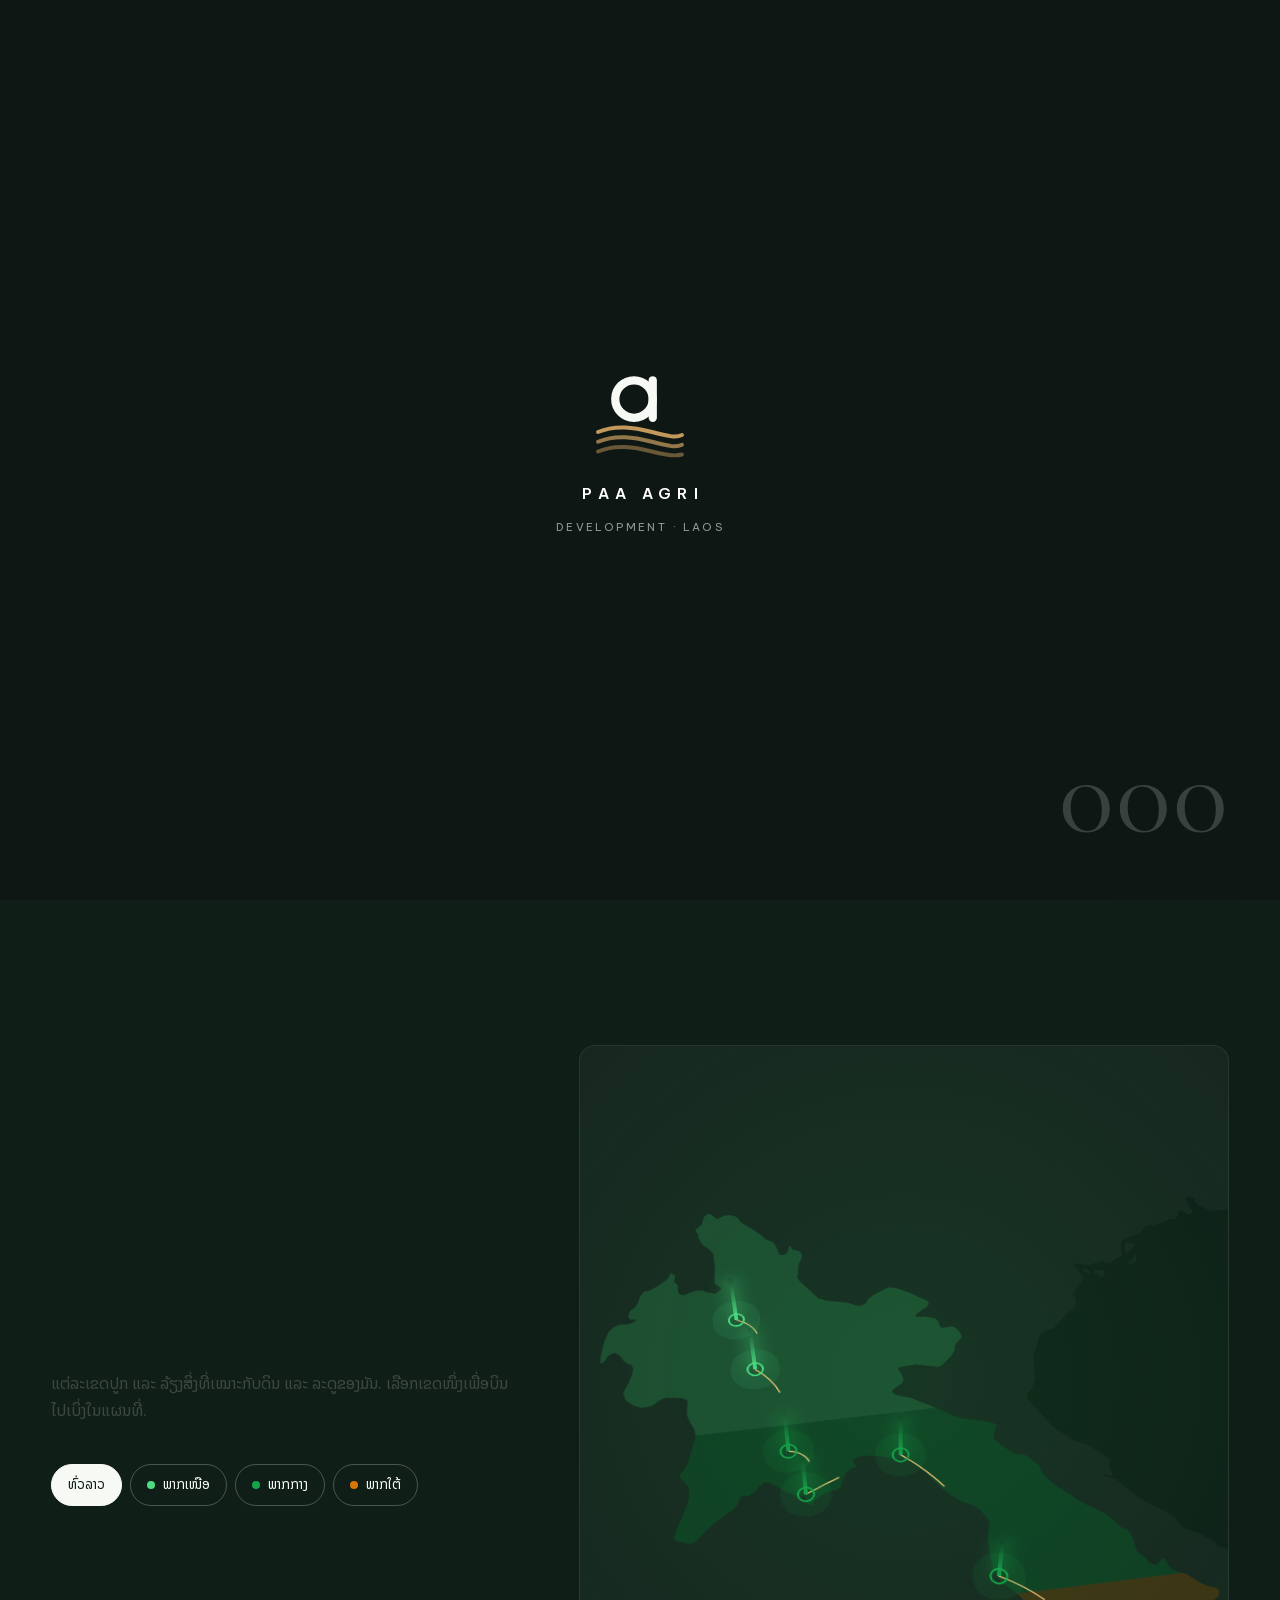
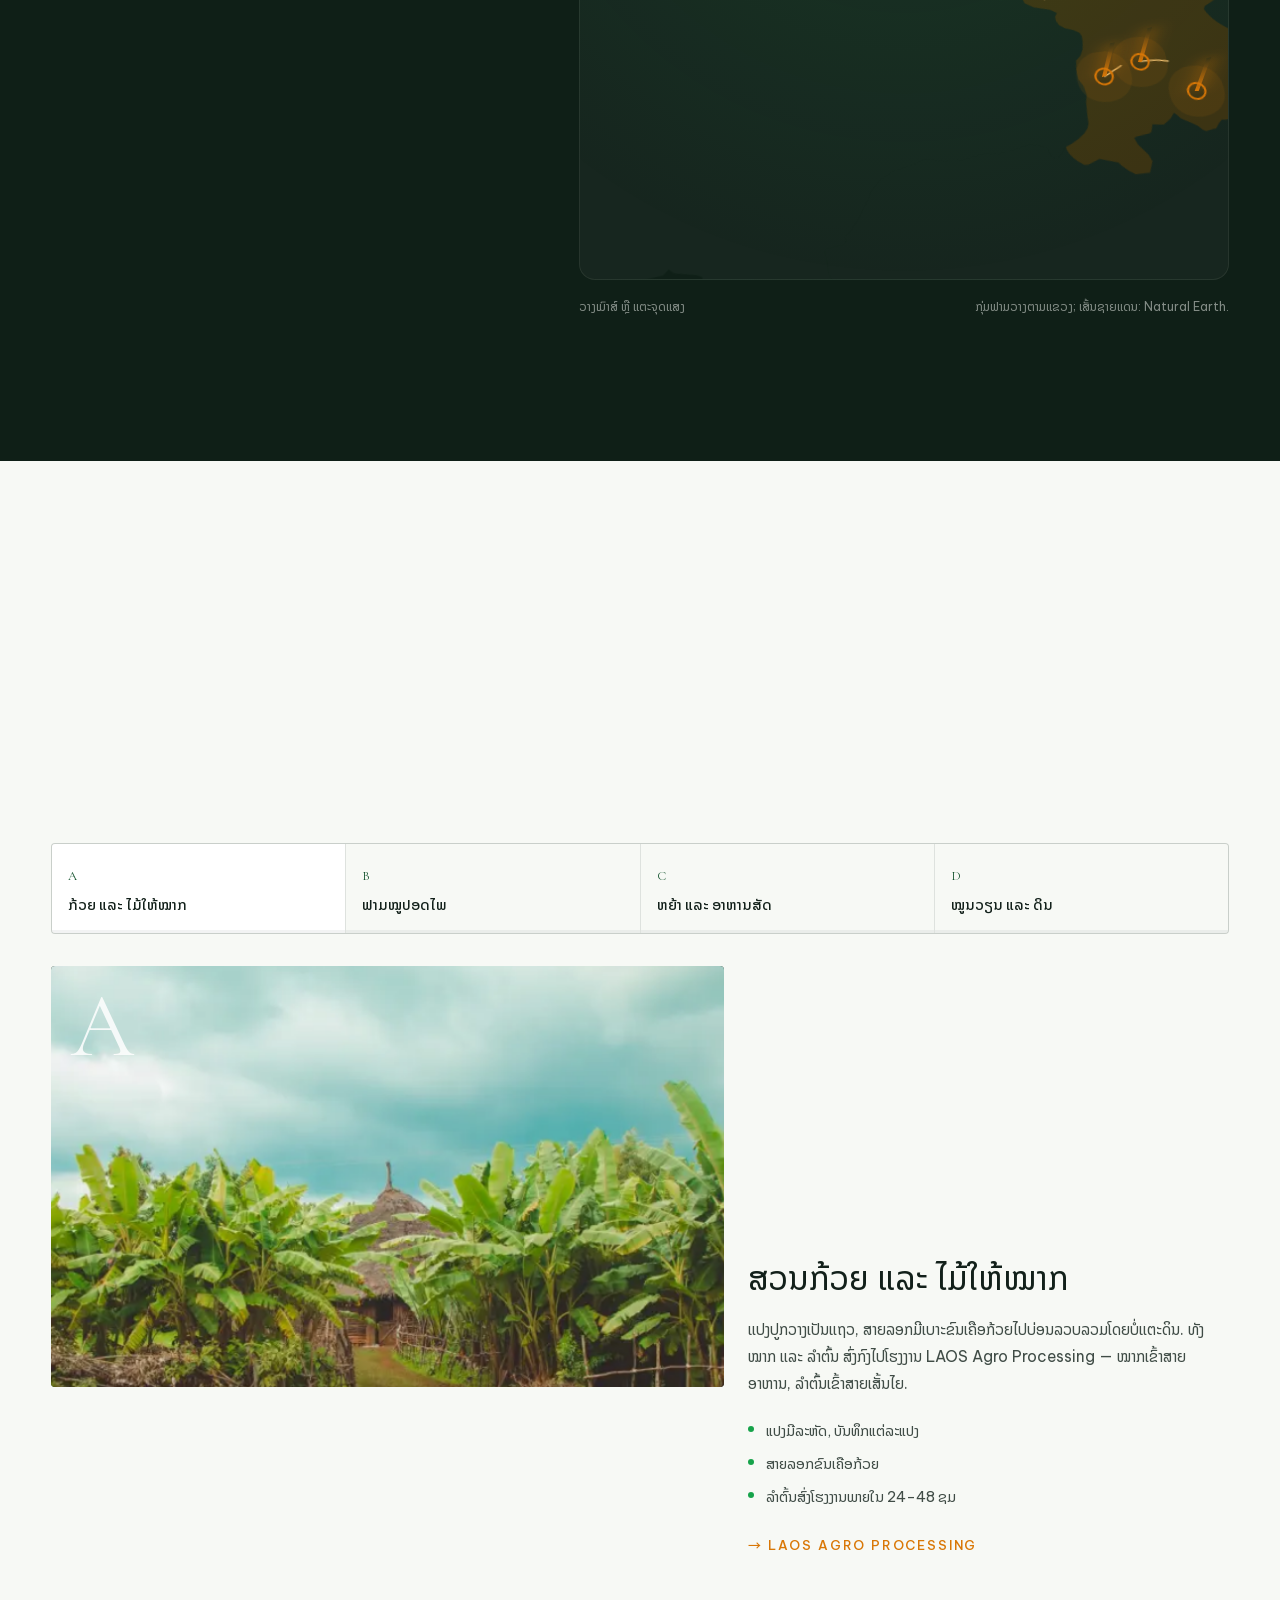
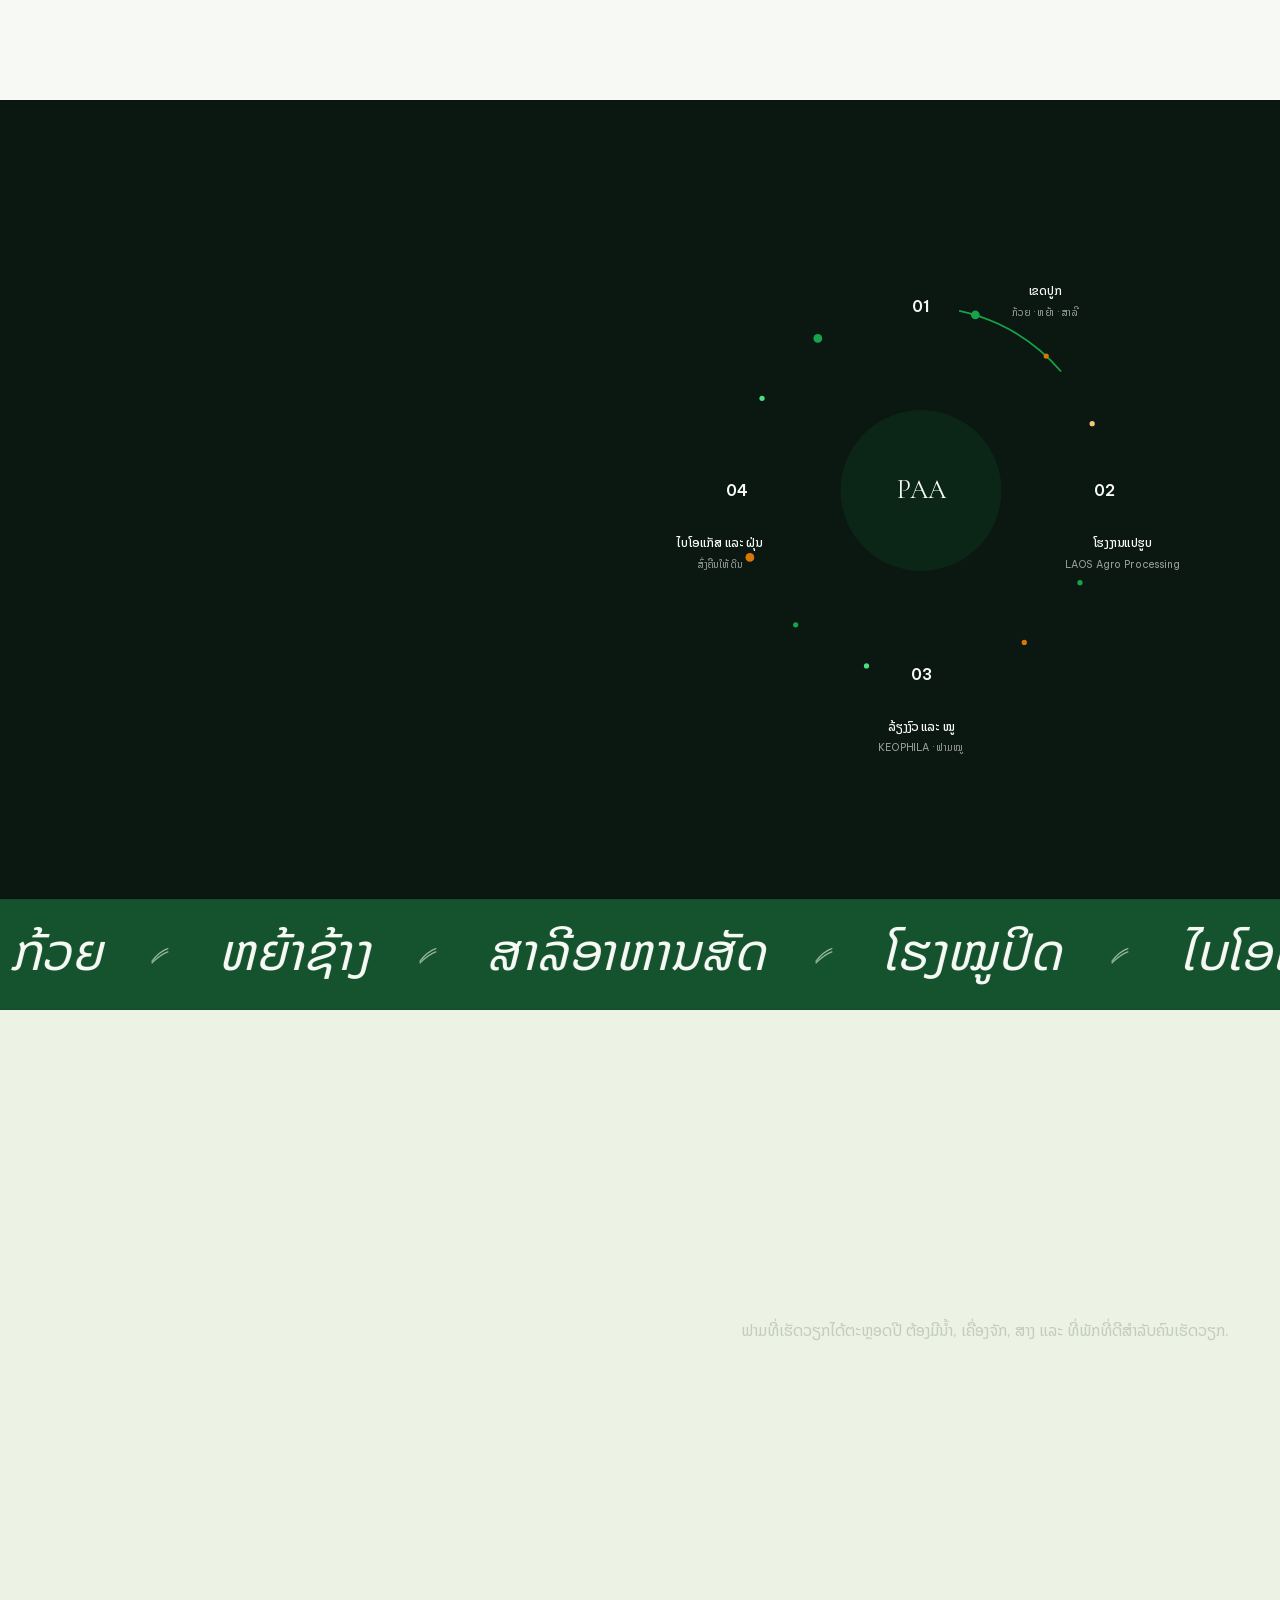
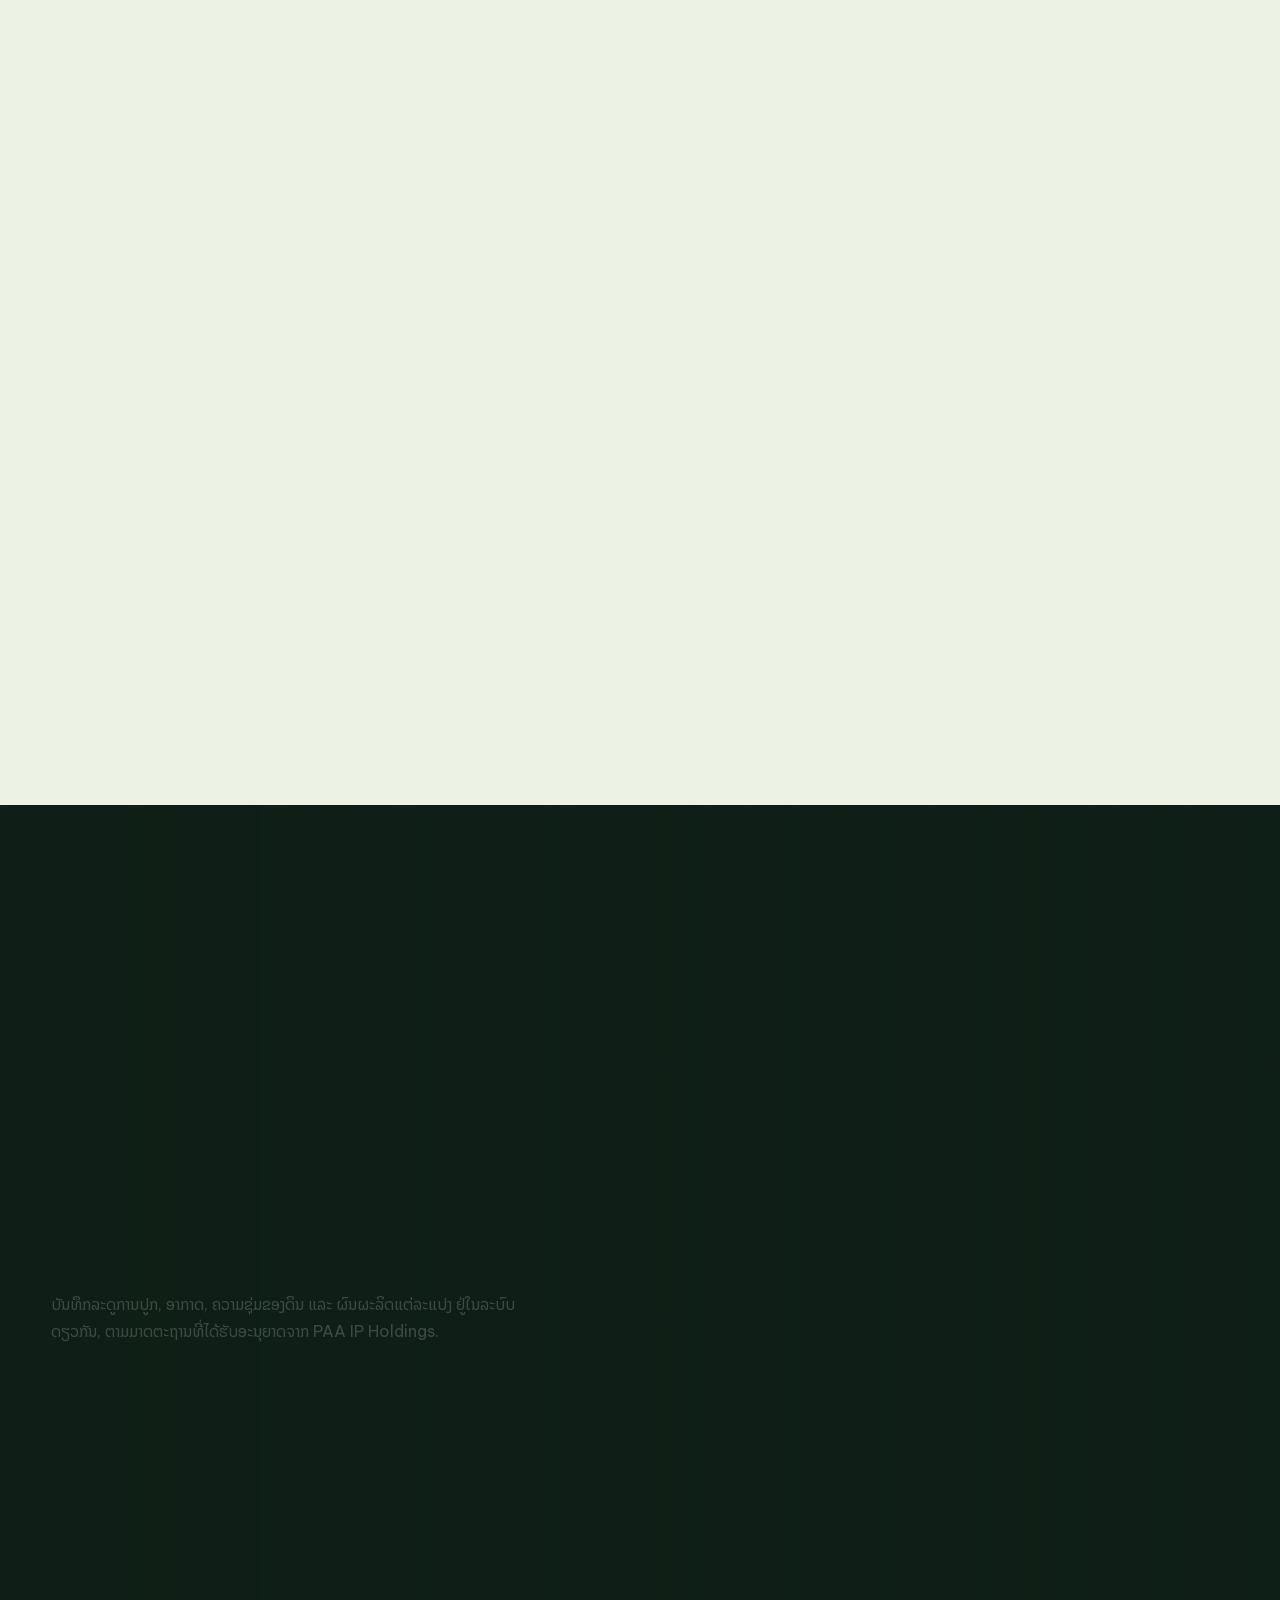
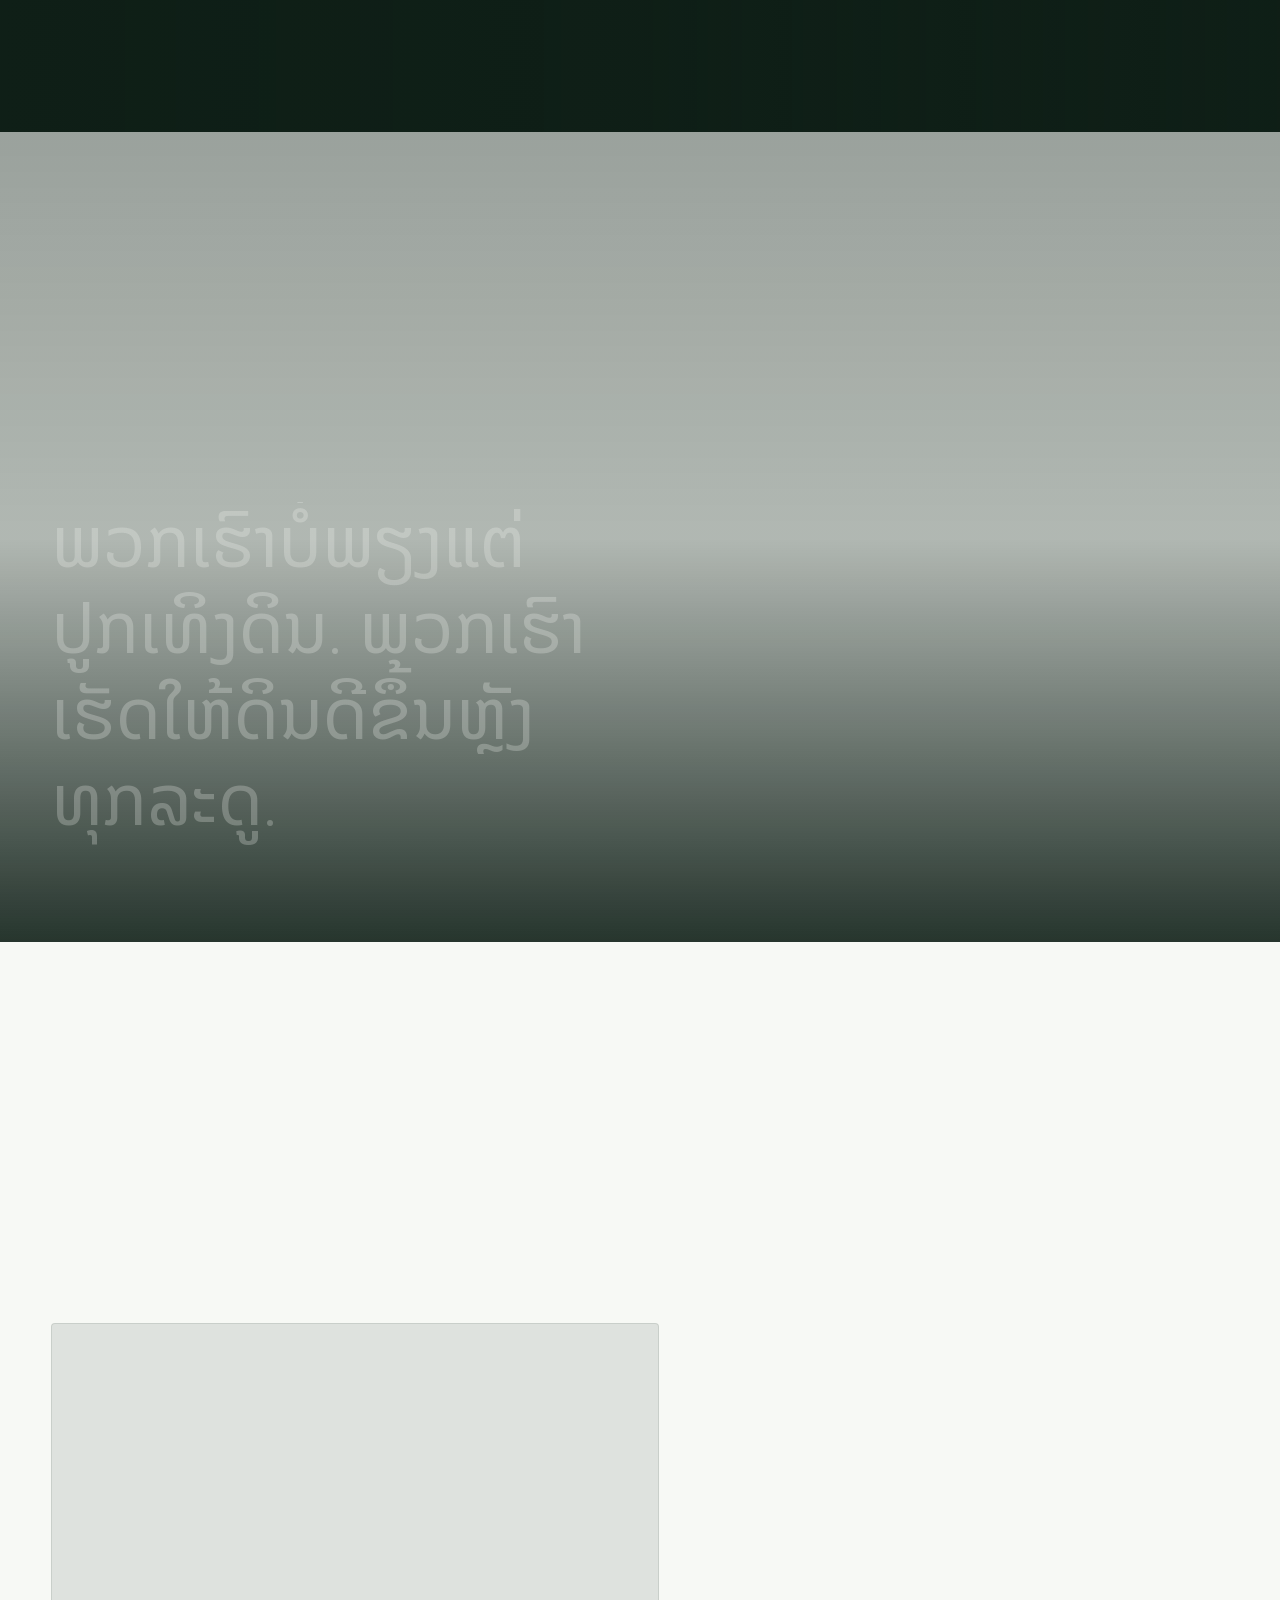
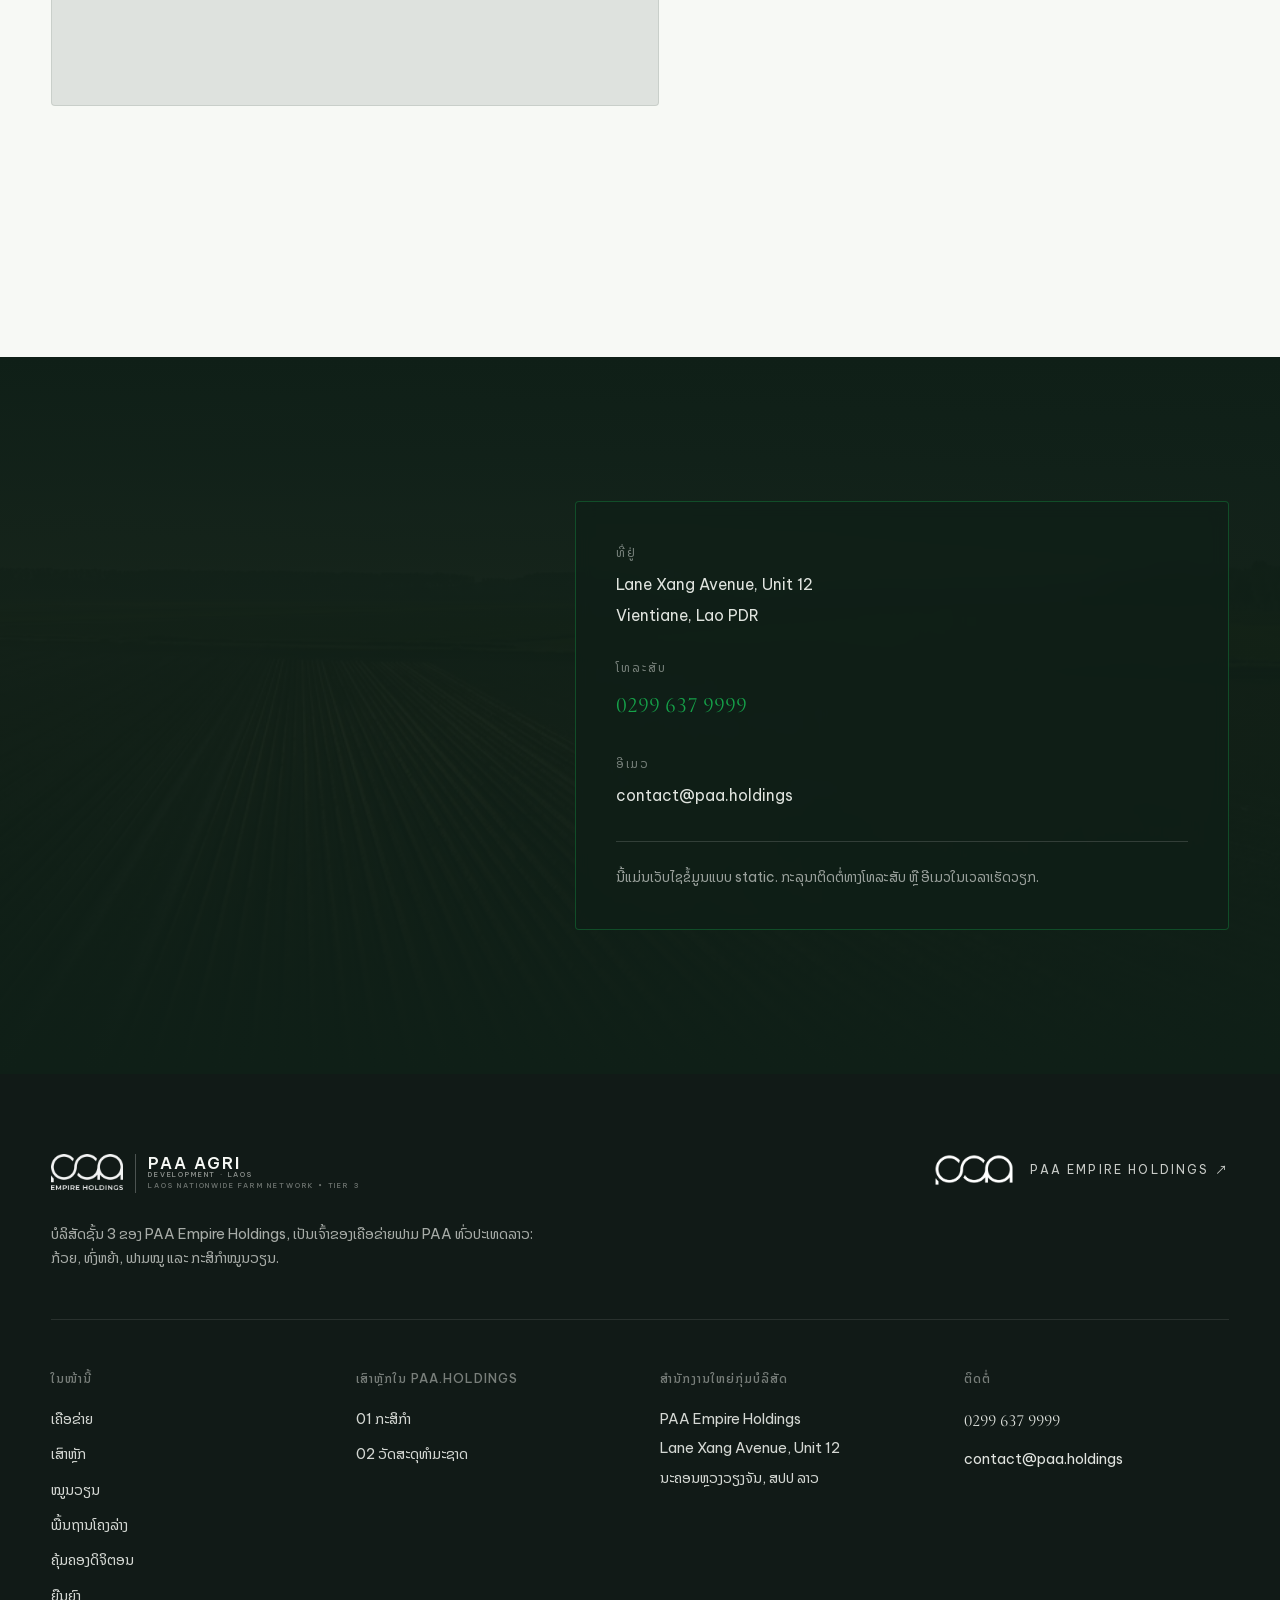
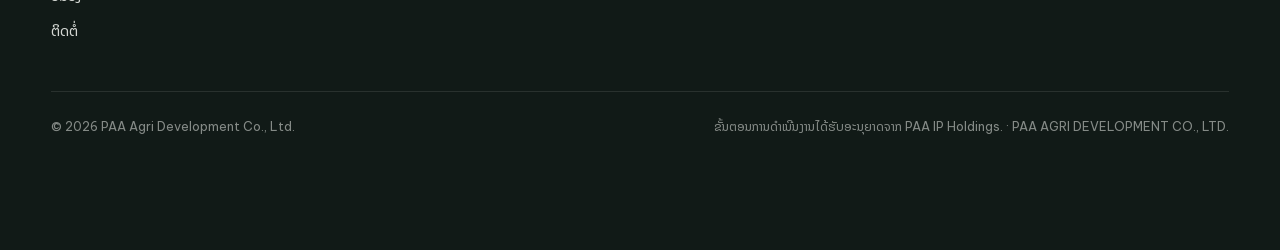
<file: index.html>
<!DOCTYPE html><!--T7yh4eNKLCoHJLjJr3fdT--><html lang="lo"><head><meta charSet="utf-8"/><meta name="viewport" content="width=device-width, initial-scale=1"/><link rel="preload" as="script" fetchPriority="low" href="/_next/static/chunks/webpack-d1de46cb3f755ec6.js"/><script src="/_next/static/chunks/87c73c54-24122e7b92478d00.js" async=""></script><script src="/_next/static/chunks/18-1199a09a179f36fc.js" async=""></script><script src="/_next/static/chunks/main-app-a4c10dd6a39bd72f.js" async=""></script><meta name="next-size-adjust" content=""/><meta http-equiv="refresh" content="0; url=/lo/"/><link rel="canonical" href="/lo/"/><script src="/_next/static/chunks/polyfills-42372ed130431b0a.js" noModule=""></script></head><body><div hidden=""><!--$--><!--/$--></div><a href="/lo/">PAA Agri Development</a><!--$--><!--/$--><script src="/_next/static/chunks/webpack-d1de46cb3f755ec6.js" id="_R_" async=""></script><script>(self.__next_f=self.__next_f||[]).push([0])</script><script>self.__next_f.push([1,"1:\"$Sreact.fragment\"\n2:I[5341,[],\"\"]\n3:I[25,[],\"\"]\n4:I[5104,[],\"OutletBoundary\"]\n6:I[7158,[],\"AsyncMetadataOutlet\"]\n8:I[5104,[],\"ViewportBoundary\"]\na:I[5104,[],\"MetadataBoundary\"]\nb:\"$Sreact.suspense\"\nd:I[4431,[],\"\"]\n"])</script><script>self.__next_f.push([1,"0:{\"P\":null,\"b\":\"T7yh4eNKLCoHJLjJr3fdT\",\"p\":\"\",\"c\":[\"\",\"\"],\"i\":false,\"f\":[[[\"\",{\"children\":[\"__PAGE__\",{}]},\"$undefined\",\"$undefined\",true],[\"\",[\"$\",\"$1\",\"c\",{\"children\":[null,[\"$\",\"$L2\",null,{\"parallelRouterKey\":\"children\",\"error\":\"$undefined\",\"errorStyles\":\"$undefined\",\"errorScripts\":\"$undefined\",\"template\":[\"$\",\"$L3\",null,{}],\"templateStyles\":\"$undefined\",\"templateScripts\":\"$undefined\",\"notFound\":[[[\"$\",\"title\",null,{\"children\":\"404: This page could not be found.\"}],[\"$\",\"div\",null,{\"style\":{\"fontFamily\":\"system-ui,\\\"Segoe UI\\\",Roboto,Helvetica,Arial,sans-serif,\\\"Apple Color Emoji\\\",\\\"Segoe UI Emoji\\\"\",\"height\":\"100vh\",\"textAlign\":\"center\",\"display\":\"flex\",\"flexDirection\":\"column\",\"alignItems\":\"center\",\"justifyContent\":\"center\"},\"children\":[\"$\",\"div\",null,{\"children\":[[\"$\",\"style\",null,{\"dangerouslySetInnerHTML\":{\"__html\":\"body{color:#000;background:#fff;margin:0}.next-error-h1{border-right:1px solid rgba(0,0,0,.3)}@media (prefers-color-scheme:dark){body{color:#fff;background:#000}.next-error-h1{border-right:1px solid rgba(255,255,255,.3)}}\"}}],[\"$\",\"h1\",null,{\"className\":\"next-error-h1\",\"style\":{\"display\":\"inline-block\",\"margin\":\"0 20px 0 0\",\"padding\":\"0 23px 0 0\",\"fontSize\":24,\"fontWeight\":500,\"verticalAlign\":\"top\",\"lineHeight\":\"49px\"},\"children\":404}],[\"$\",\"div\",null,{\"style\":{\"display\":\"inline-block\"},\"children\":[\"$\",\"h2\",null,{\"style\":{\"fontSize\":14,\"fontWeight\":400,\"lineHeight\":\"49px\",\"margin\":0},\"children\":\"This page could not be found.\"}]}]]}]}]],[]],\"forbidden\":\"$undefined\",\"unauthorized\":\"$undefined\"}]]}],{\"children\":[\"__PAGE__\",[\"$\",\"$1\",\"c\",{\"children\":[[\"$\",\"html\",null,{\"lang\":\"lo\",\"children\":[[\"$\",\"head\",null,{\"children\":[[\"$\",\"meta\",null,{\"httpEquiv\":\"refresh\",\"content\":\"0; url=/lo/\"}],[\"$\",\"link\",null,{\"rel\":\"canonical\",\"href\":\"/lo/\"}]]}],[\"$\",\"body\",null,{\"children\":[\"$\",\"a\",null,{\"href\":\"/lo/\",\"children\":\"PAA Agri Development\"}]}]]}],null,[\"$\",\"$L4\",null,{\"children\":[\"$L5\",[\"$\",\"$L6\",null,{\"promise\":\"$@7\"}]]}]]}],{},null,false]},null,false],[\"$\",\"$1\",\"h\",{\"children\":[null,[[\"$\",\"$L8\",null,{\"children\":\"$L9\"}],[\"$\",\"meta\",null,{\"name\":\"next-size-adjust\",\"content\":\"\"}]],[\"$\",\"$La\",null,{\"children\":[\"$\",\"div\",null,{\"hidden\":true,\"children\":[\"$\",\"$b\",null,{\"fallback\":null,\"children\":\"$Lc\"}]}]}]]}],false]],\"m\":\"$undefined\",\"G\":[\"$d\",[]],\"s\":false,\"S\":true}\n"])</script><script>self.__next_f.push([1,"9:[[\"$\",\"meta\",\"0\",{\"charSet\":\"utf-8\"}],[\"$\",\"meta\",\"1\",{\"name\":\"viewport\",\"content\":\"width=device-width, initial-scale=1\"}]]\n5:null\n"])</script><script>self.__next_f.push([1,"7:{\"metadata\":[],\"error\":null,\"digest\":\"$undefined\"}\n"])</script><script>self.__next_f.push([1,"c:\"$7:metadata\"\n"])</script></body></html>
</file>
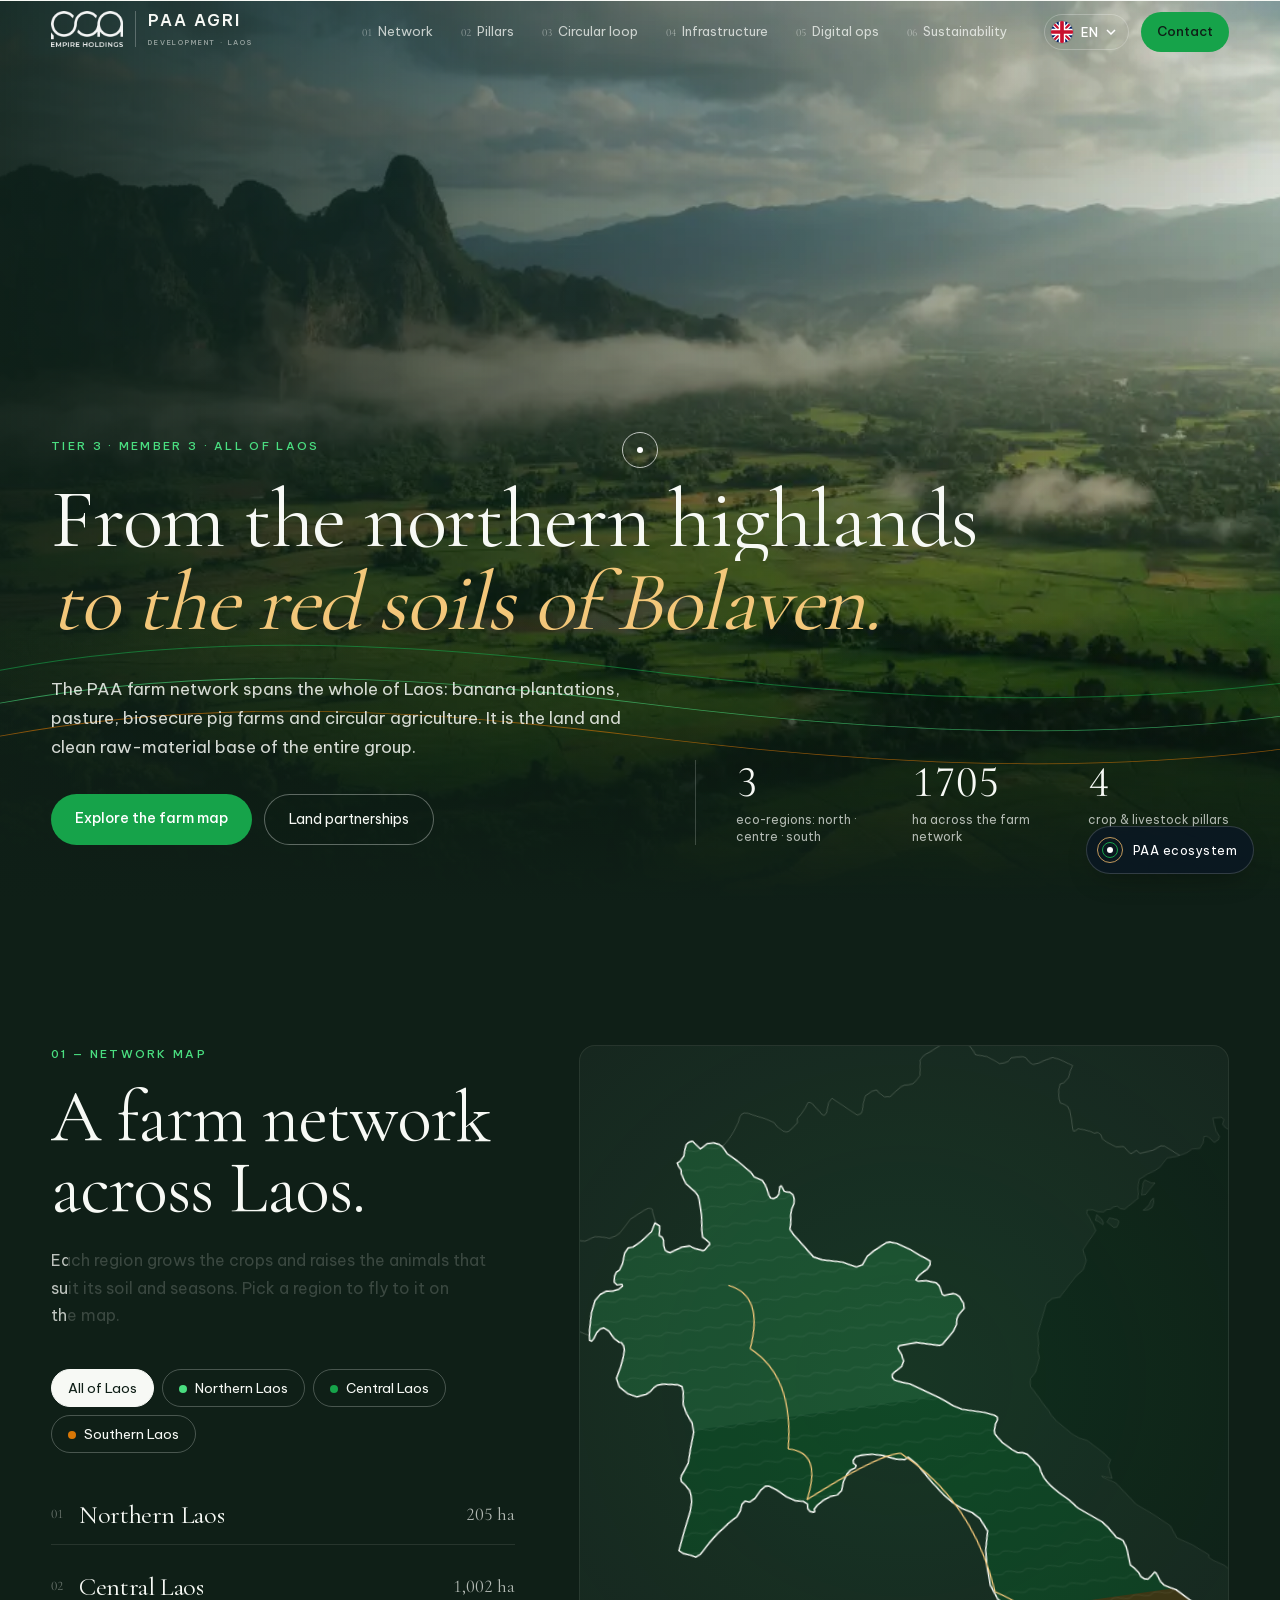
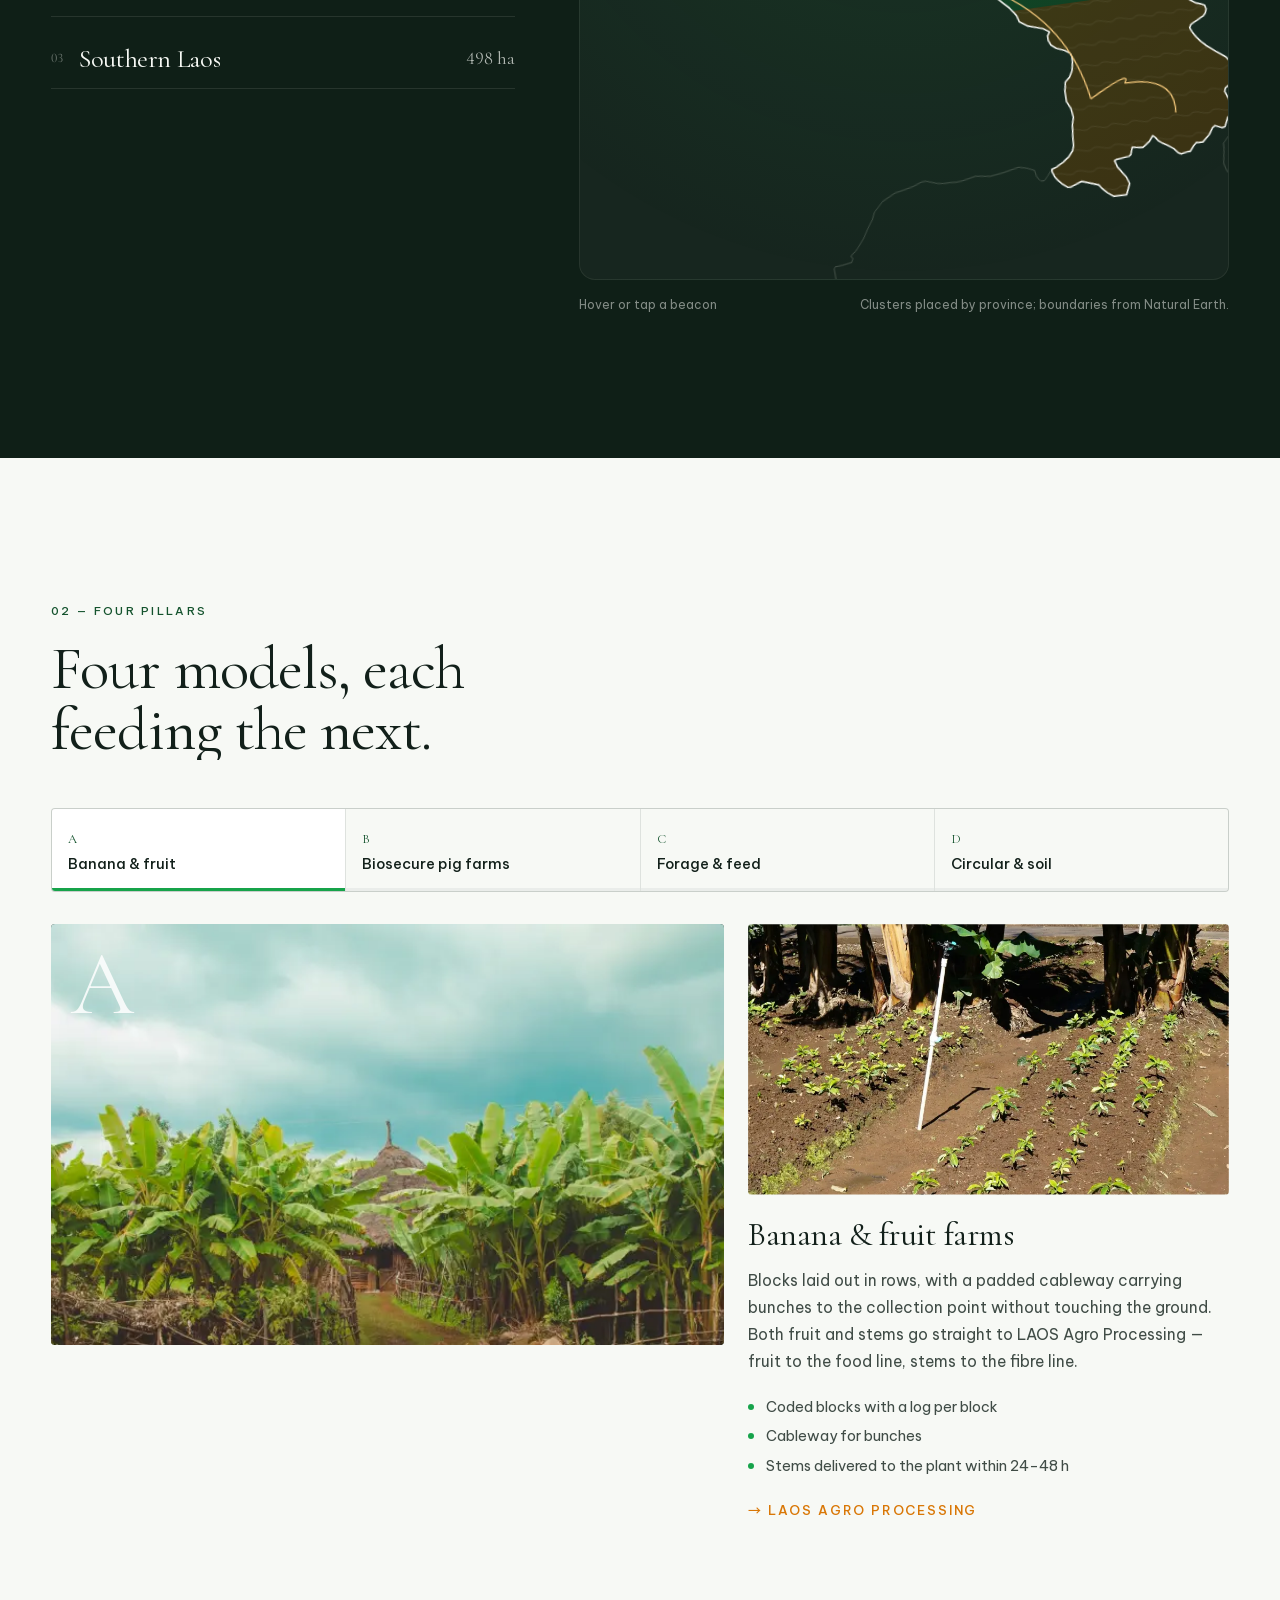
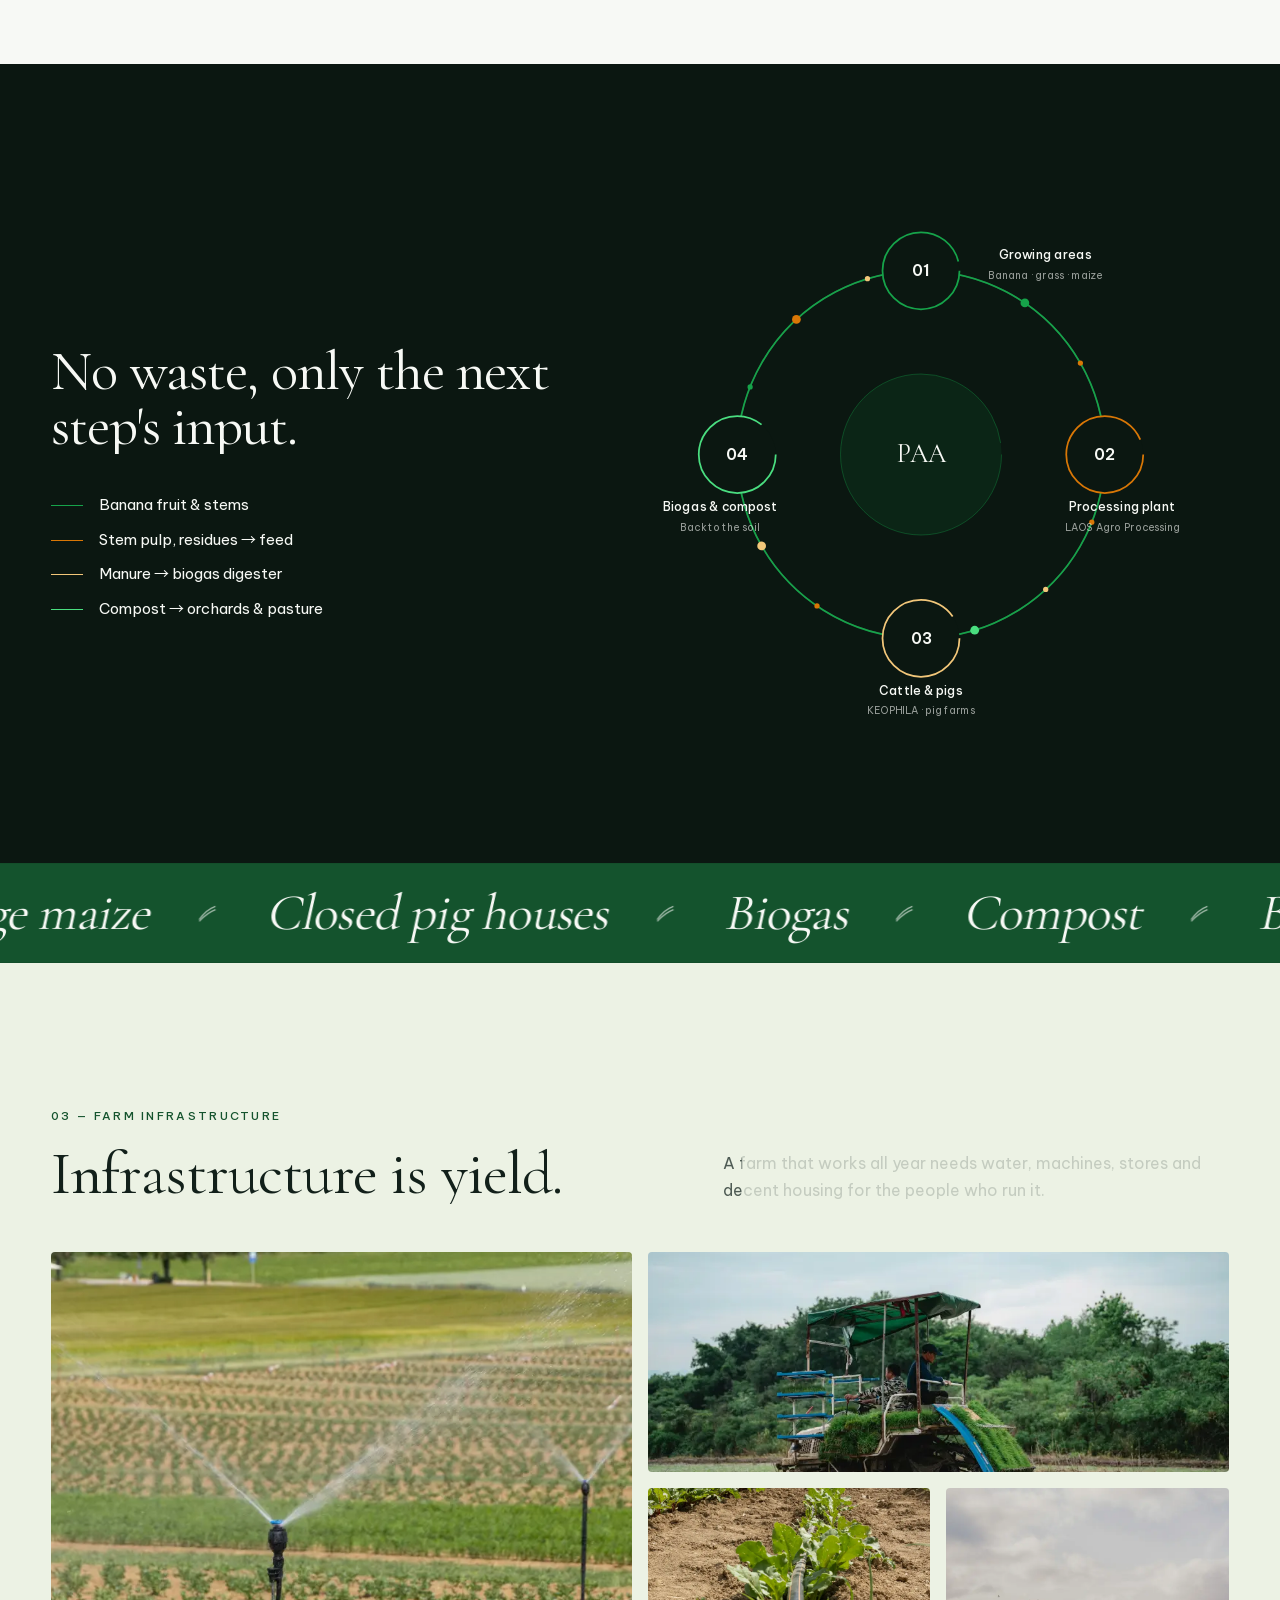
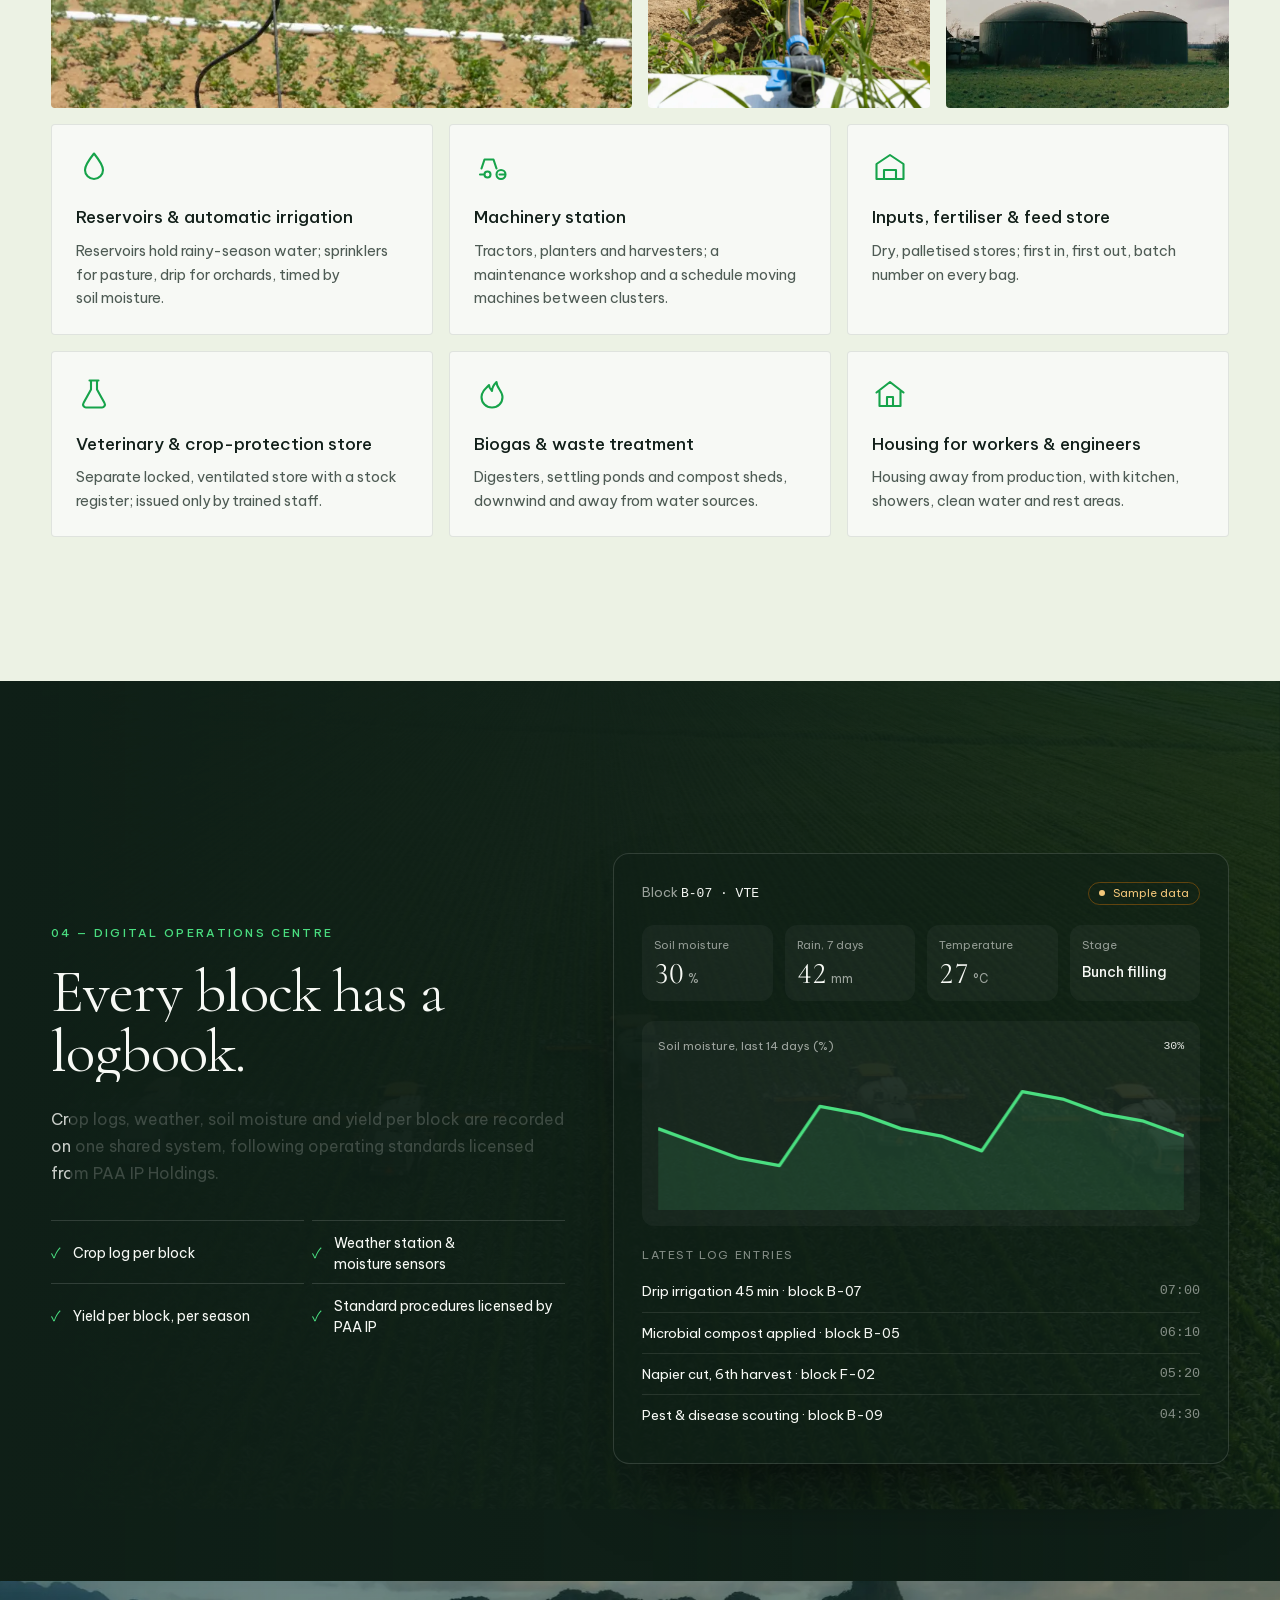
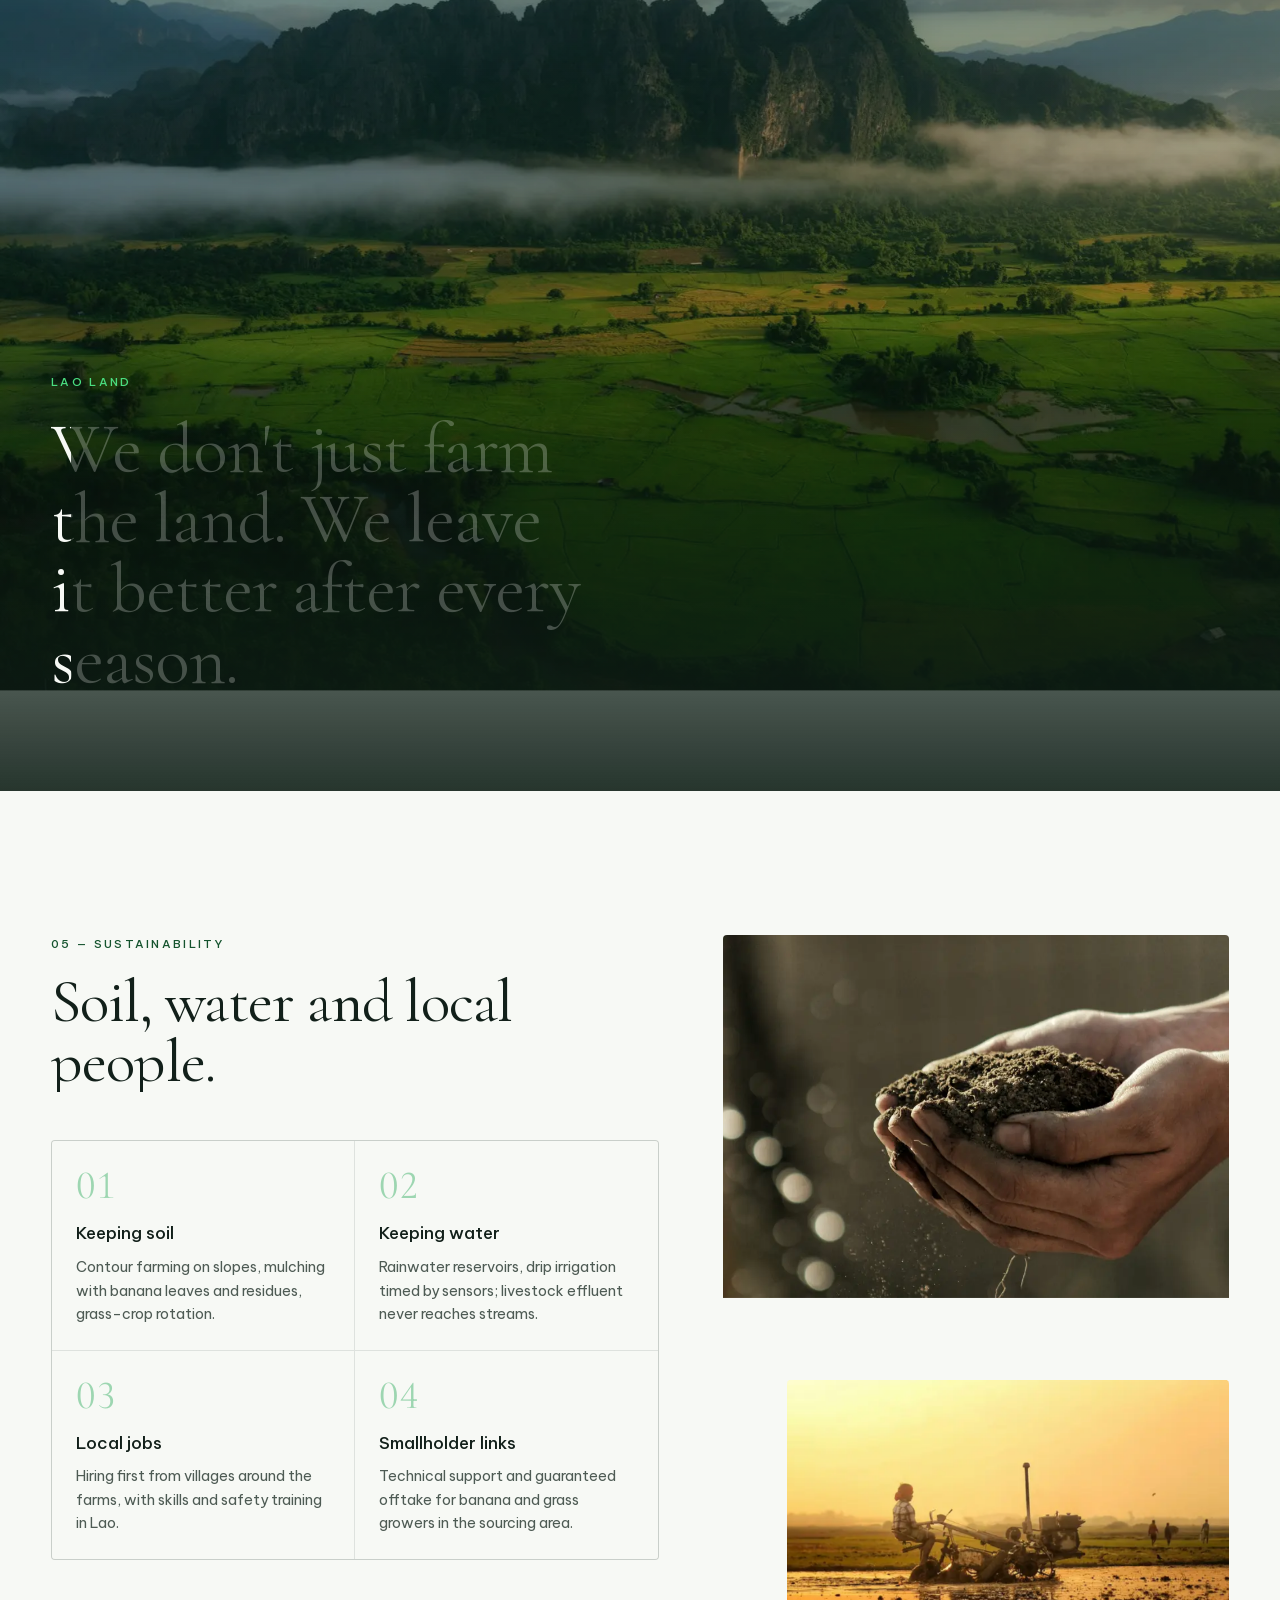
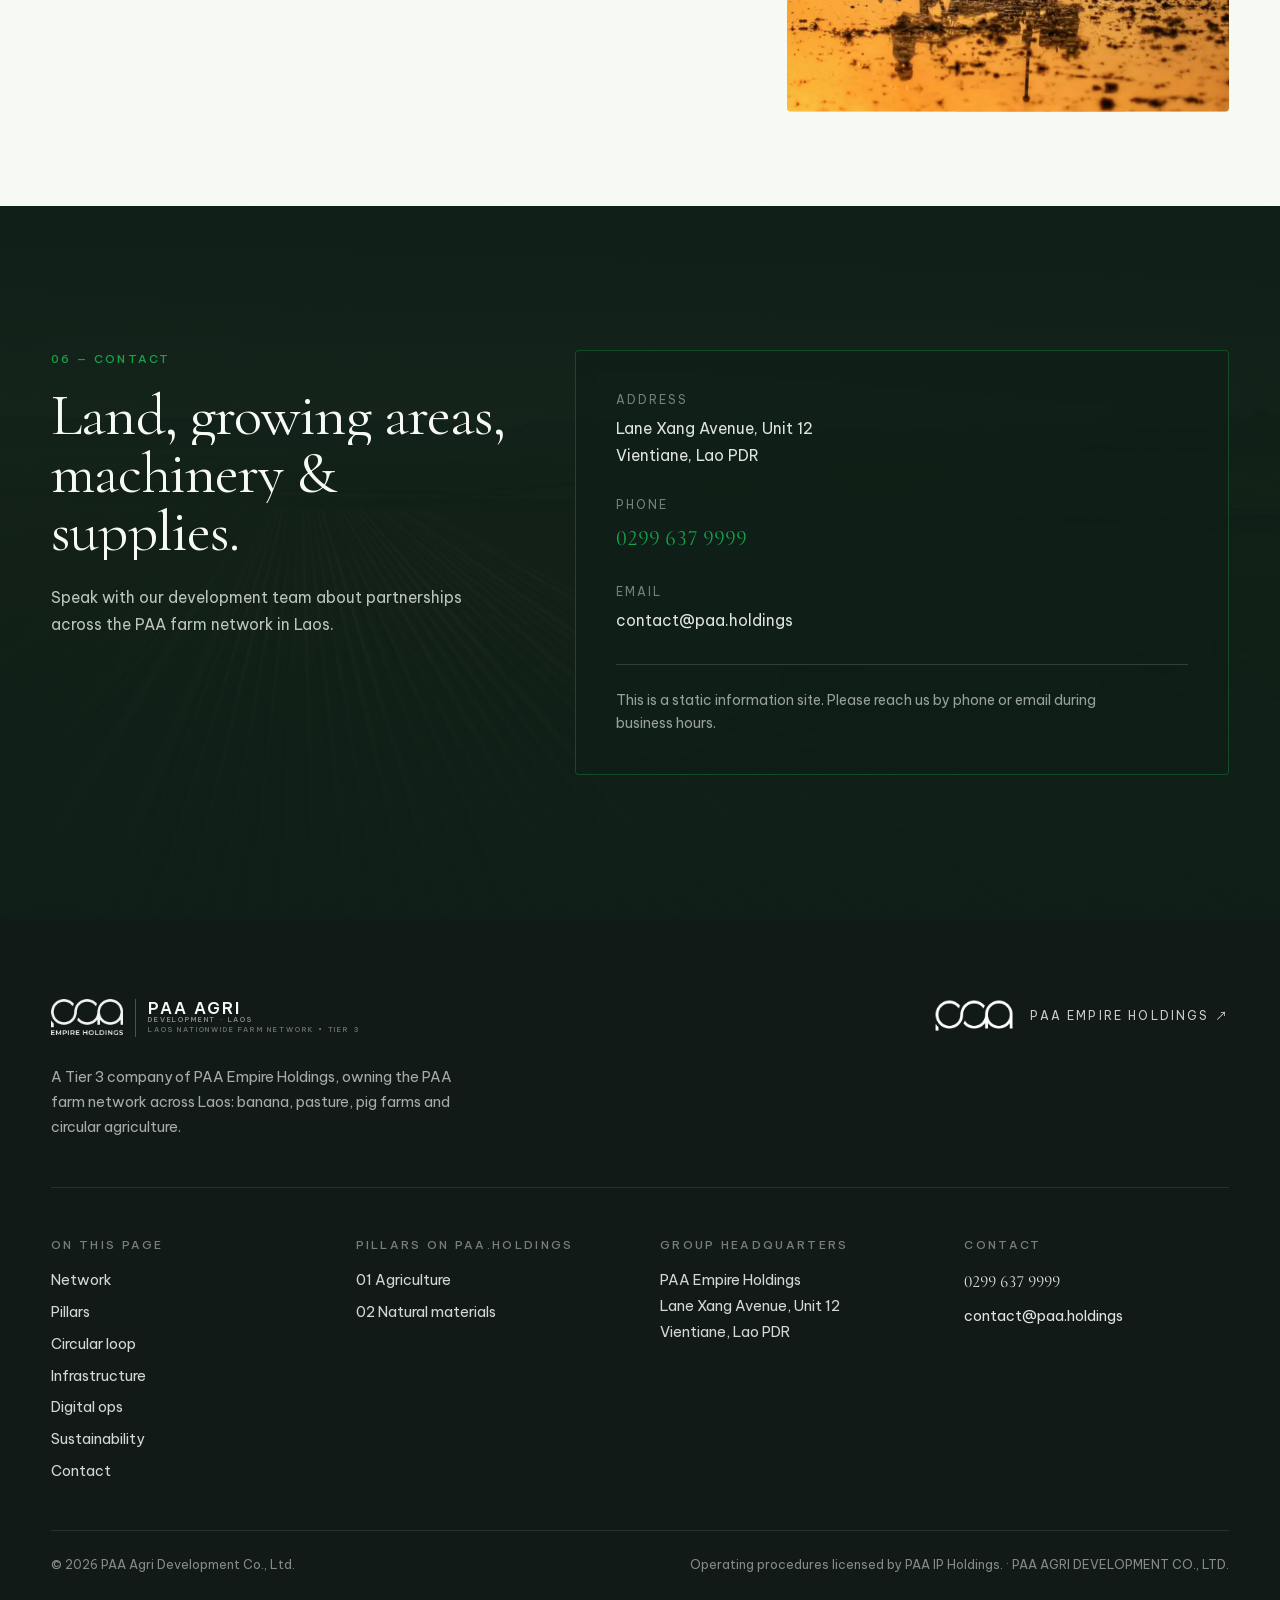
<file: en/index.html>
<!DOCTYPE html><!--T7yh4eNKLCoHJLjJr3fdT--><html lang="en" class="__variable_136424 __variable_6d971a __variable_1e4936 __variable_4a859a"><head><meta charSet="utf-8"/><meta name="viewport" content="width=device-width, initial-scale=1"/><link rel="preload" href="/_next/static/media/00f4982f357db61e-s.p.woff2" as="font" crossorigin="" type="font/woff2"/><link rel="preload" href="/_next/static/media/07ef58f5f6014a87-s.p.woff2" as="font" crossorigin="" type="font/woff2"/><link rel="preload" href="/_next/static/media/2173e4bb28c315da-s.p.woff2" as="font" crossorigin="" type="font/woff2"/><link rel="preload" href="/_next/static/media/25ab8995c98996d7-s.p.woff2" as="font" crossorigin="" type="font/woff2"/><link rel="preload" href="/_next/static/media/48410f3df60da620-s.p.woff2" as="font" crossorigin="" type="font/woff2"/><link rel="preload" href="/_next/static/media/5662512df8b0ccdf-s.p.woff2" as="font" crossorigin="" type="font/woff2"/><link rel="preload" href="/_next/static/media/5ab5267d02dae909-s.p.woff2" as="font" crossorigin="" type="font/woff2"/><link rel="preload" href="/_next/static/media/62a3c74fa0e47362-s.p.woff2" as="font" crossorigin="" type="font/woff2"/><link rel="preload" href="/_next/static/media/7b89a4fd5e90ede0-s.p.woff2" as="font" crossorigin="" type="font/woff2"/><link rel="preload" href="/_next/static/media/8201559e247ad180-s.p.woff2" as="font" crossorigin="" type="font/woff2"/><link rel="preload" href="/_next/static/media/89362aa296165c6d-s.p.woff2" as="font" crossorigin="" type="font/woff2"/><link rel="preload" href="/_next/static/media/c48b38fe8bb532f3-s.p.woff2" as="font" crossorigin="" type="font/woff2"/><link rel="preload" href="/_next/static/media/c6f81e539d11fc99-s.p.woff2" as="font" crossorigin="" type="font/woff2"/><link rel="preload" href="/_next/static/media/cd79e1ff94fa521b-s.p.woff2" as="font" crossorigin="" type="font/woff2"/><link rel="preload" href="/_next/static/media/e11f95d95ac59fa4-s.p.woff2" as="font" crossorigin="" type="font/woff2"/><link rel="preload" as="image" href="/images/logos/paa-lockup-white.png"/><link rel="preload" as="image" href="/images/logos/paa-mark-white.png"/><link rel="stylesheet" href="/_next/static/css/6f17d0a183a40526.css" data-precedence="next"/><link rel="stylesheet" href="/_next/static/css/ea0e060875061b37.css" data-precedence="next"/><link rel="stylesheet" href="/_next/static/css/baae67e8ad60c184.css" data-precedence="next"/><link rel="preload" as="script" fetchPriority="low" href="/_next/static/chunks/webpack-d1de46cb3f755ec6.js"/><script src="/_next/static/chunks/87c73c54-24122e7b92478d00.js" async=""></script><script src="/_next/static/chunks/18-1199a09a179f36fc.js" async=""></script><script src="/_next/static/chunks/main-app-a4c10dd6a39bd72f.js" async=""></script><script src="/_next/static/chunks/25c8a87d-6c7817babc937c01.js" async=""></script><script src="/_next/static/chunks/753-714489fba0118efb.js" async=""></script><script src="/_next/static/chunks/198-aab3a35bd5c98647.js" async=""></script><script src="/_next/static/chunks/app/%5Blocale%5D/page-ea0001b72796c2f5.js" async=""></script><meta name="next-size-adjust" content=""/><title>PAA Agri Development — The PAA farm network across Laos</title><meta name="description" content="Banana plantations, pasture, biosecure pig farms and circular agriculture from northern to southern Laos. The land and raw-material base of PAA Empire Holdings."/><link rel="alternate" hrefLang="vi" href="/vi/"/><link rel="alternate" hrefLang="en" href="/en/"/><link rel="alternate" hrefLang="lo" href="/lo/"/><link rel="alternate" hrefLang="zh" href="/zh/"/><meta property="og:title" content="PAA Agri Development — The PAA farm network across Laos"/><meta property="og:description" content="Banana plantations, pasture, biosecure pig farms and circular agriculture from northern to southern Laos. The land and raw-material base of PAA Empire Holdings."/><meta property="og:locale" content="en"/><meta property="og:type" content="website"/><meta name="twitter:card" content="summary"/><meta name="twitter:title" content="PAA Agri Development — The PAA farm network across Laos"/><meta name="twitter:description" content="Banana plantations, pasture, biosecure pig farms and circular agriculture from northern to southern Laos. The land and raw-material base of PAA Empire Holdings."/><link rel="icon" href="/favicon.svg"/><script src="/_next/static/chunks/polyfills-42372ed130431b0a.js" noModule=""></script></head><body><div hidden=""><!--$--><!--/$--></div><div class="paa-intro " aria-hidden="true"><div class="paa-intro__inner"><div class="paa-intro__mark"><svg viewBox="0 0 64 64" fill="none" role="img" aria-label="PAA Agri Development" class="text-mineral"><g stroke="currentColor" stroke-width="5.5" stroke-linecap="round"><circle cx="28" cy="24" r="12.5"></circle><path d="M40.5 11.5V36.5"></path></g><g stroke="var(--mark-accent, #C2995B)" stroke-width="2.6" stroke-linecap="round" fill="none"><path d="M4 46C16 41 28 43 40 46S56 50 60 48"></path><path d="M4 52.5C16 47.5 28 49.5 40 52.5S56 56.5 60 54.5" opacity=".75"></path><path d="M4 59C16 54 28 56 40 59S56 62 60 61" opacity=".5"></path></g></svg></div><p class="paa-intro__name">PAA AGRI</p><p class="paa-intro__tag">DEVELOPMENT · LAOS</p></div><p class="paa-intro__count">000</p></div><header class="sticky top-0 z-50 transition-colors duration-500 border-b border-transparent"><div class="shell relative z-50 flex h-16 items-center gap-6"><a href="#top" class="shrink-0" aria-label="PAA Agri Development"><span class="group inline-flex items-stretch gap-2.5 sm:gap-3 text-mineral "><img src="/images/logos/paa-lockup-white.png" alt="PAA Empire Holdings" class="h-8 w-auto sm:h-9 opacity-95 transition-opacity duration-300 group-hover:opacity-100" decoding="async" aria-hidden="true"/><span class="w-px shrink-0 self-stretch opacity-25 bg-white" aria-hidden="true"></span><span class="flex min-w-0 flex-col justify-between py-[1px]"><span class="text-[14px] tracking-[0.1em] sm:text-[16px] sm:tracking-[0.12em] font-semibold uppercase leading-none">PAA AGRI</span><span class="text-[6.5px] tracking-[0.22em] sm:text-[7px] sm:tracking-[0.26em] font-medium uppercase leading-none opacity-55">DEVELOPMENT · LAOS</span></span></span></a><nav class="ml-auto hidden xl:block" aria-label="Sections"><ol class="flex items-center gap-1"><li><a href="#network" class="group flex items-baseline gap-1.5 whitespace-nowrap rounded-full px-3 py-2 text-[13px] transition-colors text-mineral/75 hover:text-mineral "><span class="num text-[11px] opacity-60">0<!-- -->1</span>Network</a></li><li><a href="#pillars" class="group flex items-baseline gap-1.5 whitespace-nowrap rounded-full px-3 py-2 text-[13px] transition-colors text-mineral/75 hover:text-mineral "><span class="num text-[11px] opacity-60">0<!-- -->2</span>Pillars</a></li><li><a href="#cycle" class="group flex items-baseline gap-1.5 whitespace-nowrap rounded-full px-3 py-2 text-[13px] transition-colors text-mineral/75 hover:text-mineral "><span class="num text-[11px] opacity-60">0<!-- -->3</span>Circular loop</a></li><li><a href="#infra" class="group flex items-baseline gap-1.5 whitespace-nowrap rounded-full px-3 py-2 text-[13px] transition-colors text-mineral/75 hover:text-mineral "><span class="num text-[11px] opacity-60">0<!-- -->4</span>Infrastructure</a></li><li><a href="#telemetry" class="group flex items-baseline gap-1.5 whitespace-nowrap rounded-full px-3 py-2 text-[13px] transition-colors text-mineral/75 hover:text-mineral "><span class="num text-[11px] opacity-60">0<!-- -->5</span>Digital ops</a></li><li><a href="#esg" class="group flex items-baseline gap-1.5 whitespace-nowrap rounded-full px-3 py-2 text-[13px] transition-colors text-mineral/75 hover:text-mineral "><span class="num text-[11px] opacity-60">0<!-- -->6</span>Sustainability</a></li></ol></nav><div class="ml-auto hidden items-center gap-3 md:flex xl:ml-0"><div class="relative"><button type="button" aria-haspopup="listbox" aria-expanded="false" aria-controls="_R_mkluivb_" aria-label="Language" class="flex items-center gap-2 rounded-full border py-1.5 pl-1.5 pr-3 text-[12.5px] font-medium transition-colors border-white/25 text-white hover:border-white/60"><svg width="22" height="22" viewBox="0 0 24 24" class="shrink-0 rounded-full ring-1 ring-black/10" aria-hidden="true"><defs><clipPath id="f_R_mmkluivb_"><circle cx="12" cy="12" r="12"></circle></clipPath></defs><g clip-path="url(#f_R_mmkluivb_)"><rect width="24" height="24" fill="#012169"></rect><path d="M0 0L24 24M24 0L0 24" stroke="#FFF" stroke-width="5"></path><path d="M0 0L24 24M24 0L0 24" stroke="#C8102E" stroke-width="2.5"></path><path d="M12 0V24M0 12H24" stroke="#FFF" stroke-width="7"></path><path d="M12 0V24M0 12H24" stroke="#C8102E" stroke-width="4"></path></g></svg>EN<svg viewBox="0 0 10 6" class="h-1.5 w-2.5 transition-transform " aria-hidden="true"><path d="M1 1l4 4 4-4" fill="none" stroke="currentColor" stroke-width="1.5"></path></svg></button></div><a href="#contact" class="whitespace-nowrap rounded-full bg-pasture-bright px-4 py-2.5 text-[13px] font-medium text-steel transition-transform hover:-translate-y-0.5">Contact</a></div><button type="button" class="ml-auto rounded-full border px-4 py-2 text-[13px] md:ml-3 xl:hidden border-white/25 text-mineral" aria-expanded="false" aria-controls="mobile-nav">Menu</button></div></header><main><section id="top" data-tone="dark" class="relative -mt-16 h-[100svh] min-h-[640px] overflow-hidden bg-steel text-mineral"><div data-hero-media="true" class="absolute inset-0 will-change-transform"><video class="hero-still h-full w-full object-cover" src="/media/v-aerial.mp4" poster="/media/region-central-sm.webp" autoPlay="" muted="" loop="" playsInline="" preload="auto" aria-hidden="true"></video></div><div aria-hidden="true" class="absolute inset-0 bg-gradient-to-r from-steel/90 via-steel/45 to-steel/10"></div><div aria-hidden="true" class="absolute inset-x-0 bottom-0 h-72 bg-gradient-to-t from-steel to-transparent"></div><svg aria-hidden="true" data-draw="true" viewBox="0 0 1440 300" preserveAspectRatio="none" class="absolute inset-x-0 bottom-28 h-[22vh] w-full opacity-60"><path d="M0 120C240 60 480 80 720 120S1200 180 1440 140" fill="none" stroke="#16A34A" stroke-width="1.5"></path><path d="M0 170C240 110 480 130 720 170S1200 230 1440 190" fill="none" stroke="#4ADE80" stroke-width="1.2"></path><path d="M0 220C240 160 480 180 720 220S1200 280 1440 240" fill="none" stroke="#D97706" stroke-width="1.2"></path></svg><div data-hero-copy="true" class="shell relative flex h-full flex-col justify-end pb-10 pt-28 md:pb-14"><p class="eyebrow hero-in text-rfid" style="--i:0" data-scramble="true">TIER 3 · MEMBER 3 · ALL OF LAOS</p><h1 class="display mt-6 max-w-[min(100%,1200px)] text-[clamp(44px,min(6.6vw,12vh),120px)]"><span class="block" data-split="intro" data-delay="0.3">From the northern highlands</span><span class="block italic text-[#F3C77A]" data-split="intro" data-delay="0.55">to the red soils of Bolaven.</span></h1><div class="mt-8 grid items-end gap-8 lg:grid-cols-[minmax(0,1fr)_auto]"><div><p class="hero-in max-w-[54ch] text-[16px] leading-[1.7] text-mineral/85 md:text-[17px]" style="--i:3">The PAA farm network spans the whole of Laos: banana plantations, pasture, biosecure pig farms and circular agriculture. It is the land and clean raw-material base of the entire group.</p><div class="hero-in mt-8 flex flex-wrap gap-3" style="--i:4"><a href="#network" data-magnetic="true" data-cursor="Map" class="rounded-full bg-pasture-bright px-6 py-3.5 text-[14px] font-medium text-white">Explore the farm map</a><a href="#contact" class="rounded-full border border-mineral/35 bg-steel/25 px-6 py-3.5 text-[14px] backdrop-blur-sm transition-colors hover:bg-mineral hover:text-steel">Land partnerships</a></div></div><dl class="hero-in flex gap-8 border-t border-mineral/20 pt-5 lg:border-l lg:border-t-0 lg:pl-10 lg:pt-0" style="--i:5"><div><dt class="sr-only">eco-regions: north · centre · south</dt><dd class="num text-[44px] leading-none" data-count="3">3</dd><dd class="mt-2 max-w-[16ch] text-[12px] leading-snug text-mineral/70">eco-regions: north · centre · south</dd></div><div><dt class="sr-only">ha across the farm network</dt><dd class="num text-[44px] leading-none" data-count="1705">1705</dd><dd class="mt-2 max-w-[16ch] text-[12px] leading-snug text-mineral/70">ha across the farm network</dd></div><div><dt class="sr-only">crop &amp; livestock pillars</dt><dd class="num text-[44px] leading-none" data-count="4">4</dd><dd class="mt-2 max-w-[16ch] text-[12px] leading-snug text-mineral/70">crop &amp; livestock pillars</dd></div></dl></div></div></section><section id="network" data-tone="dark" class="relative overflow-x-clip bg-steel py-24 text-mineral md:py-36"><span aria-hidden="true" data-speed="0.5" class="section-num">01</span><div class="shell grid gap-8 lg:grid-cols-[minmax(0,5fr)_minmax(0,7fr)] lg:gap-16"><div class="relative z-10 contents lg:block lg:sticky lg:top-24 lg:self-start"><div class="order-1 lg:order-none"><p class="eyebrow text-rfid" data-reveal="true" data-scramble="true">01 — NETWORK MAP</p><h2 class="display mt-5 text-[clamp(30px,7vw,72px)]" data-split="true">A farm network across Laos.</h2><p class="mt-6 max-w-[46ch] text-[16px] leading-[1.7] text-mineral/75" data-scrub="true">Each region grows the crops and raises the animals that suit its soil and seasons. Pick a region to fly to it on the map.</p></div><div class="order-3 mt-4 lg:order-none lg:mt-10"><div role="tablist" aria-label="01 — NETWORK MAP" class="flex w-full flex-nowrap gap-1.5 overflow-x-auto pb-1 [-ms-overflow-style:none] [scrollbar-width:none] [&amp;::-webkit-scrollbar]:hidden md:flex-wrap md:gap-2 md:overflow-visible md:pb-0"><button role="tab" aria-selected="true" class="shrink-0 rounded-full border px-2.5 py-1.5 text-[11px] transition-colors md:px-4 md:py-2 md:text-[13.5px] border-mineral bg-mineral text-steel">All of Laos</button><button role="tab" aria-selected="false" class="shrink-0 rounded-full border px-2.5 py-1.5 text-[11px] transition-colors md:px-4 md:py-2 md:text-[13.5px] border-mineral/25 hover:border-mineral/60"><span class="mr-1.5 inline-block h-1.5 w-1.5 rounded-full md:mr-2 md:h-2 md:w-2" style="background:#4ADE80"></span>Northern Laos</button><button role="tab" aria-selected="false" class="shrink-0 rounded-full border px-2.5 py-1.5 text-[11px] transition-colors md:px-4 md:py-2 md:text-[13.5px] border-mineral/25 hover:border-mineral/60"><span class="mr-1.5 inline-block h-1.5 w-1.5 rounded-full md:mr-2 md:h-2 md:w-2" style="background:#16A34A"></span>Central Laos</button><button role="tab" aria-selected="false" class="shrink-0 rounded-full border px-2.5 py-1.5 text-[11px] transition-colors md:px-4 md:py-2 md:text-[13.5px] border-mineral/25 hover:border-mineral/60"><span class="mr-1.5 inline-block h-1.5 w-1.5 rounded-full md:mr-2 md:h-2 md:w-2" style="background:#D97706"></span>Southern Laos</button></div></div><div class="order-4 mt-6 min-h-[200px] lg:order-none lg:mt-8 lg:min-h-[300px]" aria-live="polite"><ul class="grid gap-3 sm:grid-cols-3 lg:grid-cols-1"><li data-reveal="true" style="--d:0"><button class="group flex w-full items-center gap-4 border-b border-mineral/10 py-4 text-left"><span class="num text-[13px] text-mineral/40">0<!-- -->1</span><span class="display flex-1 text-[26px] transition-colors group-hover:text-rfid">Northern Laos</span><span class="num whitespace-nowrap text-[18px] text-mineral/70">205<!-- --> <!-- -->ha</span></button></li><li data-reveal="true" style="--d:1"><button class="group flex w-full items-center gap-4 border-b border-mineral/10 py-4 text-left"><span class="num text-[13px] text-mineral/40">0<!-- -->2</span><span class="display flex-1 text-[26px] transition-colors group-hover:text-rfid">Central Laos</span><span class="num whitespace-nowrap text-[18px] text-mineral/70">1,002<!-- --> <!-- -->ha</span></button></li><li data-reveal="true" style="--d:2"><button class="group flex w-full items-center gap-4 border-b border-mineral/10 py-4 text-left"><span class="num text-[13px] text-mineral/40">0<!-- -->3</span><span class="display flex-1 text-[26px] transition-colors group-hover:text-rfid">Southern Laos</span><span class="num whitespace-nowrap text-[18px] text-mineral/70">498<!-- --> <!-- -->ha</span></button></li></ul></div></div><div class="order-2 lg:order-none"><div class="relative"><div class="relative aspect-[7/9] w-full overflow-hidden rounded-2xl border border-mineral/10 bg-[radial-gradient(80%_60%_at_50%_40%,rgb(22_163_74/0.12),transparent)] [perspective:1600px]"><div class="absolute inset-0 [transform-style:preserve-3d] transition-transform duration-[1200ms] ease-[cubic-bezier(.16,1,.3,1)]" style="--tilt:52deg;transform:rotateX(var(--tilt)) rotateZ(-8deg) scale(1) translate(0%, 0%)"><svg viewBox="0 0 700 900" class="absolute inset-0 h-full w-full overflow-visible" data-draw="true"><defs><clipPath id="laos-clip"><path d="M200.8,77.0L205.4,85.8L215.5,95.5L227.7,109.4L231.4,115.7L239.3,120.6L241.8,125.4L243.6,132.7L244.5,138.3L246.0,141.4L249.1,142.7L252.8,141.3L255.5,138.4L257.6,130.3L259.2,129.5L261.6,136.0L264.4,137.3L267.7,138.1L270.5,141.0L271.4,146.0L270.5,151.1L267.1,157.0L265.3,163.0L264.1,172.3L262.2,178.8L265.0,184.7L283.6,212.9L292.8,217.5L314.2,223.0L321.8,227.0L328.9,230.6L335.6,228.9L342.0,220.3L349.6,215.6L364.3,208.4L368.3,208.0L376.2,210.9L389.4,219.4L398.9,227.3L404.7,231.4L409.2,235.2L408.6,239.4L405.0,243.5L400.4,245.9L394.3,249.8L390.9,253.7L393.0,255.3L401.9,256.2L412.3,259.9L415.4,264.0L416.0,267.6L417.2,273.4L419.0,275.1L428.8,274.2L431.9,275.4L435.2,278.4L438.6,286.3L438.6,292.1L431.6,298.5L429.1,302.4L427.9,308.5L423.0,315.9L409.5,328.1L406.2,328.9L381.7,322.1L370.4,322.5L365.2,322.8L362.5,323.1L361.0,325.6L364.0,333.1L365.2,340.4L362.2,345.9L353.9,350.9L350.9,353.3L350.6,356.4L352.7,359.7L360.3,363.1L368.9,366.2L397.6,385.2L403.7,389.8L411.7,396.3L420.6,401.4L444.1,408.1L454.5,412.7L457.2,415.1L456.9,418.1L454.2,422.1L452.0,429.0L452.0,433.0L454.5,437.1L458.5,443.1L467.9,452.3L473.1,456.3L478.6,457.2L483.5,459.6L488.7,466.4L494.5,474.8L495.4,480.6L497.9,488.1L503.4,496.7L510.7,505.1L521.4,515.3L527.2,522.6L530.0,525.5L552.6,543.1L557.8,549.6L565.7,562.1L569.1,563.9L572.1,566.4L574.3,573.3L574.9,578.2L575.8,593.3L580.1,597.8L583.8,603.3L585.3,607.3L588.7,610.2L592.3,610.9L596.9,607.5L600.3,604.4L601.8,605.3L605.5,615.8L608.5,619.6L614.6,623.3L620.4,626.2L633.0,638.8L639.7,643.4L644.3,644.9L648.3,647.1L649.2,651.1L647.6,655.2L645.2,657.8L630.5,665.2L628.7,668.4L630.5,673.1L634.2,679.3L638.2,684.5L643.4,689.7L653.4,697.9L662.3,704.5L667.2,711.7L670,716.6L668.1,722.2L664.4,728.6L661.7,734.0L656.5,737.0L655.3,740.7L657.4,746.3L658.9,750.3L658.0,755.0L658.6,764.9L654.1,768.4L649.8,777.4L646.7,778.0L639.4,774.8L636.6,776.5L632.1,783.1L623.8,790.2L619.8,790.2L617.1,789.5L613.7,792.5L609.1,798.0L607.0,797.8L599.0,799.2L596.0,797.4L592.3,792.8L585.9,788.1L580.4,784.7L577.3,782.4L574.6,778.5L572.1,776.1L567.6,781.5L559.6,786.9L552.3,785.8L548.6,785.0L545.9,792.6L543.7,794.0L530.3,795.4L527.8,796.6L530.0,803.6L537.9,815.6L540.1,822.4L535.2,833.5L521.4,833.2L515.3,828.7L509.5,822.4L507.4,819.3L489.9,813.0L478.0,817.3L474.3,817.1L468.8,812.6L465.5,809.1L462.1,803.9L460.3,798.7L460.3,796.3L465.5,794.5L473.7,790.2L480.5,785.3L485.0,780.2L486.9,775.0L487.2,768.7L489.0,752.7L491.2,745.0L489.9,735.4L486.3,727.7L486.3,716.4L487.5,710.9L488.1,707.2L493.3,702.7L497.0,696.1L498.8,687.4L499.1,681.2L497.6,677.4L492.4,673.7L483.8,670.2L478.6,665.9L476.5,660.6L476.5,656.0L479.2,652.0L472.8,647.5L457.2,642.6L448.7,636.7L446.8,629.9L440.4,620.8L429.4,609.6L423.6,593.6L423.0,572.5L424.2,555.4L429.1,535.7L422.7,521.3L415.4,513.8L405.6,508.2L396.1,500.1L387.2,489.8L376.5,474.3L364.0,454.0L355.5,444.8L351.2,447.0L342.0,445.0L328.3,439.1L316.3,436.0L305.9,435.5L299.2,436.7L296.2,440.0L295.9,443.0L298.6,446.1L297.1,448.4L291.9,450.1L287.6,453.5L282.7,461.0L279.3,470.7L274.2,474.6L266.2,475.4L258.6,478.2L250.9,483.0L247.3,486.5L247.6,489.0L246.0,489.6L242.4,488.2L240.5,485.0L240.8,479.9L236.9,476.5L228.9,474.8L219.7,469.2L209.7,460.0L202.6,455.1L198.7,454.4L192.9,458.2L185.5,466.1L179.4,469.2L174.5,467.5L170.8,470.3L168.1,477.5L163.5,483.1L152.8,489.3L152.2,490.1L140.3,498.4L130.5,506.8L119.2,517.9L114.0,519.8L108.8,517.0L101.5,514.2L97.2,510.4L105.1,491.5L114.6,470.3L117.4,460.7L117.7,453.5L116.8,447.6L113.1,441.6L109.4,436.9L109.1,433.8L110.3,430.5L114.0,425.6L119.2,418.1L123.8,402.4L129.3,385.9L129.0,375.7L124.4,364.8L121.9,354.4L123.8,340.0L123.2,334.5L118.3,331.7L102.1,328.9L97.2,329.3L92.9,331.2L88.6,335.1L83.4,337.5L73.4,338.9L63.9,334.0L55.9,325.7L53.8,315.7L59.9,303.8L63.9,294.1L66.3,285.8L66.0,281.7L64.2,277.6L62.0,277.1L56.8,272.0L52.0,263.0L47.1,258.8L42.8,259.6L38.8,263.0L34.8,269.1L32.1,271.5L30,270.4L30.6,265.1L31.2,260.0L35.8,240.4L41.3,227.6L48.0,221.6L54.7,219.1L62.0,220.0L68.2,218.9L73.0,215.9L72.7,214.0L66.9,213.6L64.5,210.3L65.7,203.8L68.2,199.7L72.1,197.6L76.1,191.3L79.8,180.2L84.4,174.7L89.9,174.5L99.0,169.8L111.9,160.5L116.8,151.4L121.6,155.5L119.8,166.0L122.6,168.2L123.8,171.9L123.2,177.7L124.1,182.8L126.2,185.1L129.0,186.4L142.7,182.1L151.0,181.8L154.6,184.5L157.7,186.2L161.7,187.7L165.0,189.4L166.9,188.9L171.5,184.5L173.0,183.7L173.3,181.7L169.9,177.7L166.6,174.4L166.6,167.1L168.1,154.4L168.4,147.9L168.1,132.1L167.5,127.8L164.4,122.6L156.2,112.9L154.0,106.8L152.5,100.8L152.8,97.0L150.7,92.7L149.5,88.5L153.4,86.5L157.7,81.8L159.8,74.7L162.0,69.4L165.0,67.2L167.8,66.4L169.6,66.8L176.7,76.3L185.2,71.5L191.9,71.6L197.7,74.0Z"></path></clipPath><pattern id="contours" width="22" height="22" patternUnits="userSpaceOnUse"><path d="M0 11C5 6 17 16 22 11" fill="none" stroke="rgb(247 249 245 / 0.08)"></path></pattern></defs><path d="M365.2,1140.2L366.8,1144.6L366.1,1154.5L362.8,1164.4L364.0,1168.7L361.3,1171.4L355.8,1153.0L348.4,1145.0L346.9,1141.9L351.2,1142.2L358.5,1137.1L362.2,1136.9ZM697.2,156.8L693.2,157.6L683.1,157.8L674.5,166.2L668.4,169.6L659.3,172.5L649.2,177.2L646.4,185.5L646.1,191.5L644.6,198.1L628.4,207.7L623.8,206.8L620.7,203.2L616.2,203.9L612.8,205.7L609.1,205.5L604.9,207.6L599.3,206.9L594.2,203.9L591.1,203.2L587.4,203.0L586.8,206.6L592.0,220.7L593.5,227.1L576.4,246.0L578.3,258.3L573.7,267.6L563.3,275.1L543.7,294.4L534.9,294.9L528.1,299.3L513.8,330.9L513.5,341.9L511.3,349.7L511.9,357.3L505.5,372.3L498.8,378.7L497.6,386.8L506.7,403.6L508.0,406.6L513.2,415.6L515.9,422.0L520.2,428.4L535.2,445.0L541.9,450.1L549.8,453.7L564.5,468.6L571.8,478.2L568.5,484.5L570.3,498.3L559.6,494.3L561.1,496.0L573.4,503.4L592.0,529.7L608.2,542.6L624.7,557.4L629.9,571.5L644.6,580.7L661.1,594.1L660.5,597.0L664.8,600.7L676.1,607.8L682.8,615.3L685.2,622.4L689.2,623.4L694.1,621.8L698.7,621.1L701.7,621.6L706.9,629.4L713.7,636.5L717.0,642.8L719.8,642.0L721.9,642.9L722.5,648.3L723.7,651.8L732.9,662.1L737.2,671.8L748.5,687.5L756.4,696.4L762.6,701.4L769.0,705.7L775.7,723.1L779.1,738.9L786.1,756.2L791.6,763.9L791.6,778.3L795.9,793.1L800.5,803.0L802.0,813.2L803.2,818.2L805.0,822.0L809.9,839.3L808.7,847.2L805.3,839.5L805.7,862.5L808.7,874.6L807.2,889.6L810.5,894.9L816.3,911.7L820.3,917.8L820.0,938.5L822.2,948.9L816.7,942.7L812.7,935.6L807.5,939.4L802.9,944.8L810.2,967.0L801.7,964.9L802.6,994.6L806.0,1001.6L806.3,1004.9L805.3,1008.9L802.9,1004.6L802.6,1000.1L801.1,1001.0L801.4,1003.4L798.3,1008.6L797.7,1015.1L800.5,1020.5L801.1,1024.8L798.9,1030.0L795.6,1035.6L787.6,1036.3L785.8,1047.0L783.0,1058.4L769.0,1060.3L758.9,1070.3L746.1,1074.1L734.7,1084.1L722.5,1093.3L714.3,1094.5L707.5,1096.5L699.6,1111.8L686.1,1113.6L662.3,1126.0L654.4,1132.0L647.0,1134.4L636.6,1139.6L634.5,1137.7L630.8,1133.2L622.0,1130.9L617.4,1126.0L616.2,1119.6L614.9,1117.0L613.1,1120.6L611.6,1135.9L610.0,1139.3L606.1,1140.8L598.4,1136.5L591.4,1127.7L581.0,1133.8L584.1,1134.5L589.0,1134.1L592.6,1135.6L595.7,1141.4L595.4,1144.7L593.8,1148.5L584.1,1149.1L571.2,1147.7L569.1,1148.2L580.7,1154.0L591.4,1157.3L596.3,1160.9L596.3,1163.9L590.2,1168.7L585.6,1174.7L585.3,1178.4L585.3,1182.5L580.1,1186.1L576.7,1185.3L567.6,1179.2L541.3,1154.8L545.3,1161.7L572.8,1189.3L577.3,1198.5L578.3,1204.9L575.2,1208.0L570.6,1211.9L561.8,1212.2L546.8,1201.9L523.2,1177.2L515.3,1173.9L539.1,1202.1L543.1,1208.9L547.1,1216.9L545.9,1221.5L543.7,1226.0L487.2,1251.9L478.6,1263.3L471.9,1277.2L460.9,1284.8L454.5,1291.9L435.5,1295.8L425.1,1294.6L435.8,1281.8L429.1,1277.0L428.8,1244.0L431.6,1207.9L436.4,1189.8L443.5,1185.3L452.6,1182.5L452.6,1178.7L451.7,1174.2L447.1,1168.1L441.6,1165.3L434.0,1164.1L427.9,1156.4L423.3,1156.7L416.0,1159.3L411.7,1156.0L410.2,1150.9L403.4,1144.6L396.1,1138.4L399.5,1137.5L403.4,1133.9L407.7,1129.4L418.4,1128.9L429.1,1129.0L431.9,1127.8L436.1,1123.0L443.2,1116.9L448.7,1113.4L449.9,1110.6L447.8,1104.1L446.5,1097.4L448.7,1095.3L458.1,1096.5L468.8,1099.6L471.3,1101.0L477.4,1092.7L479.2,1091.8L483.2,1091.8L493.6,1090.3L504.0,1088.0L508.9,1088.5L513.5,1094.0L517.1,1099.5L519.0,1099.8L524.2,1097.5L528.7,1100.4L537.9,1105.2L543.4,1105.3L540.7,1094.3L543.7,1086.5L543.1,1084.4L537.9,1080.8L520.5,1066.4L517.4,1062.1L517.7,1055.3L517.1,1045.4L515.6,1039.2L515.9,1035.6L516.8,1032.6L520.2,1031.4L523.2,1031.1L525.7,1028.5L530.0,1021.9L538.2,1022.5L549.8,1026.3L558.4,1028.5L563.6,1028.1L564.5,1027.2L564.5,1023.7L565.1,1008.6L564.8,1005.5L571.8,1004.0L583.2,1003.7L589.0,1002.8L594.5,996.4L608.5,994.2L618.9,985.7L628.1,976.8L632.4,974.6L638.2,973.1L642.4,973.2L647.9,978.3L652.2,975.3L657.4,969.3L660.2,963.4L661.7,954.1L660.5,939.6L658.0,928.4L655.3,919.8L654.7,911.3L660.8,894.3L666.0,875.9L664.8,868.4L659.3,856.9L653.8,842.8L647.6,827.3L645.2,825.0L643.7,820.6L642.4,815.6L645.2,799.8L645.5,794.3L652.5,787.2L656.2,778.8L659.9,769.7L658.6,764.9L658.0,755.0L658.9,750.3L657.4,746.3L655.3,740.7L656.5,737.0L661.7,734.0L664.4,728.6L668.1,722.2L670,716.6L667.2,711.7L662.3,704.5L653.4,697.9L643.4,689.7L638.2,684.5L634.2,679.3L630.5,673.1L628.7,668.4L630.5,665.2L645.2,657.8L647.6,655.2L649.2,651.1L648.3,647.1L644.3,644.9L639.7,643.4L633.0,638.8L620.4,626.2L614.6,623.3L608.5,619.6L605.5,615.8L601.8,605.3L600.3,604.4L596.9,607.5L592.3,610.9L588.7,610.2L585.3,607.3L583.8,603.3L580.1,597.8L575.8,593.3L574.9,578.2L574.3,573.3L572.1,566.4L569.1,563.9L565.7,562.1L557.8,549.6L552.6,543.1L530.0,525.5L527.2,522.6L521.4,515.3L510.7,505.1L503.4,496.7L497.9,488.1L495.4,480.6L494.5,474.8L488.7,466.4L483.5,459.6L478.6,457.2L473.1,456.3L467.9,452.3L458.5,443.1L454.5,437.1L452.0,433.0L452.0,429.0L454.2,422.1L456.9,418.1L457.2,415.1L454.5,412.7L444.1,408.1L420.6,401.4L411.7,396.3L403.7,389.8L397.6,385.2L368.9,366.2L360.3,363.1L352.7,359.7L350.6,356.4L350.9,353.3L353.9,350.9L362.2,345.9L365.2,340.4L364.0,333.1L361.0,325.6L362.5,323.1L365.2,322.8L370.4,322.5L381.7,322.1L406.2,328.9L409.5,328.1L423.0,315.9L427.9,308.5L429.1,302.4L431.6,298.5L438.6,292.1L438.6,286.3L435.2,278.4L431.9,275.4L428.8,274.2L419.0,275.1L417.2,273.4L416.0,267.6L415.4,264.0L412.3,259.9L401.9,256.2L393.0,255.3L390.9,253.7L394.3,249.8L400.4,245.9L405.0,243.5L408.6,239.4L409.2,235.2L404.7,231.4L398.9,227.3L389.4,219.4L376.2,210.9L368.3,208.0L364.3,208.4L349.6,215.6L342.0,220.3L335.6,228.9L328.9,230.6L321.8,227.0L314.2,223.0L292.8,217.5L283.6,212.9L265.0,184.7L262.2,178.8L264.1,172.3L265.3,163.0L267.1,157.0L270.5,151.1L271.4,146.0L270.5,141.0L267.7,138.1L264.4,137.3L261.6,136.0L259.2,129.5L257.6,130.3L255.5,138.4L252.8,141.3L249.1,142.7L246.0,141.4L244.5,138.3L243.6,132.7L241.8,125.4L239.3,120.6L231.4,115.7L227.7,109.4L215.5,95.5L205.4,85.8L200.8,77.0L204.8,73.9L210.0,69.1L215.8,61.7L221.9,52.5L224.3,46.9L226.2,44.5L229.8,42.9L233.8,43.9L240.8,47.5L251.2,52.3L260.4,57.9L264.1,63.7L269.3,69.1L273.2,70.7L275.4,70.4L281.2,66.2L286.4,62.1L286.7,57.4L291.3,53.3L297.4,46.4L300.4,41.6L302.6,41.1L305.0,42.6L314.8,57.0L316.6,57.9L319.4,55.7L323.4,44.5L327.6,40.0L328.9,41.1L352.4,62.5L354.8,62.2L357.3,61.3L359.1,58.1L361.0,50.7L364.3,42.7L372.0,38.4L377.8,37.5L379.9,41.3L385.1,46.4L391.2,47.2L404.4,37.9L408.9,36.5L413.5,36.7L418.1,36.3L422.7,32.8L427.3,28.2L428.8,18.9L430.0,10.7L433.1,7.4L437.1,5.1L444.4,2.1L460.6,-5.8L464.9,-9.7L467.9,-11.8L474.3,-8.4L482.0,-1.7L486.6,3.2L489.6,8.6L491.2,13.3L503.4,17.1L511.0,22.7L516.2,27.1L521.4,26.9L526.3,25.8L529.7,22.3L535.5,22.3L542.2,22.7L545.3,24.0L550.8,32.0L553.2,33.1L558.4,32.5L567.9,29.8L575.5,28.3L582.5,31.5L595.7,40.3L592.0,46.6L589.3,53.3L583.5,58.1L578.9,59.2L576.4,65.9L575.2,75.6L576.4,80.6L579.8,82.1L583.5,85.3L585.0,89.6L585.6,99.3L585.3,110.2L585.9,113.8L588.7,113.2L591.4,111.7L596.9,113.5L603.9,116.4L608.2,119.2L611.9,118.7L614.9,121.6L616.2,127.0L619.8,130.7L629.6,137.8L637.6,138.3L644.3,147.6L651.3,144.6L654.4,148.6L668.7,147.1L678.8,143.3L682.5,144.3L691.7,152.1ZM581.9,1287.3L579.5,1287.5L577.6,1285.7L585.6,1280.1L584.7,1283.9L585.0,1285.7ZM628.7,1139.6L621.7,1144.9L621.0,1140.5L627.2,1137.7L629.3,1135.4L631.1,1135.4ZM603.0,219.9L602.1,221.6L597.8,217.4L594.8,215.5L597.2,209.6L602.1,215.9ZM665.7,183.4L653.4,194.8L648.9,194.6L652.8,181.7L655.0,178.7L662.3,183.1ZM658.6,209.8L654.1,212.1L648.3,211.8L655.0,207.4L658.6,201.9L661.4,200.0L661.1,204.7ZM617.1,226.0L613.7,226.5L607.0,219.1L610.4,215.1L618.3,218.0L619.8,219.7L619.8,221.3L618.0,224.8Z" fill="rgb(247 249 245 / 0.03)" stroke="rgb(247 249 245 / 0.14)" stroke-width="0.8"></path><path d="M241.5,1029.0L239.9,1038.0L235.3,1034.4L236.3,1029.7L238.4,1027.8ZM226.2,1001.9L226.5,1004.0L222.2,1002.5L220.7,1003.2L215.5,1002.6L213.0,990.6L213.6,987.7L217.0,988.6L222.2,994.6L224.6,998.7ZM-114.8,1354.2L-115.7,1360.6L-119.1,1360.4L-122.8,1364.4L-124.3,1365.0L-127.4,1352.2L-124.0,1334.2L-122.2,1331.6L-119.7,1336.3L-112.7,1338.6L-115.7,1348.8ZM30.6,265.1L30,270.4L32.1,271.5L34.8,269.1L38.8,263.0L42.8,259.6L47.1,258.8L52.0,263.0L56.8,272.0L62.0,277.1L64.2,277.6L66.0,281.7L66.3,285.8L63.9,294.1L59.9,303.8L53.8,315.7L55.9,325.7L63.9,334.0L73.4,338.9L83.4,337.5L88.6,335.1L92.9,331.2L97.2,329.3L102.1,328.9L118.3,331.7L123.2,334.5L123.8,340.0L121.9,354.4L124.4,364.8L129.0,375.7L129.3,385.9L123.8,402.4L119.2,418.1L114.0,425.6L110.3,430.5L109.1,433.8L109.4,436.9L113.1,441.6L116.8,447.6L117.7,453.5L117.4,460.7L114.6,470.3L105.1,491.5L97.2,510.4L101.5,514.2L108.8,517.0L114.0,519.8L119.2,517.9L130.5,506.8L140.3,498.4L152.2,490.1L152.8,489.3L163.5,483.1L168.1,477.5L170.8,470.3L174.5,467.5L179.4,469.2L185.5,466.1L192.9,458.2L198.7,454.4L202.6,455.1L209.7,460.0L219.7,469.2L228.9,474.8L236.9,476.5L240.8,479.9L240.5,485.0L242.4,488.2L246.0,489.6L247.6,489.0L247.3,486.5L250.9,483.0L258.6,478.2L266.2,475.4L274.2,474.6L279.3,470.7L282.7,461.0L287.6,453.5L291.9,450.1L297.1,448.4L298.6,446.1L295.9,443.0L296.2,440.0L299.2,436.7L305.9,435.5L316.3,436.0L328.3,439.1L342.0,445.0L351.2,447.0L355.5,444.8L364.0,454.0L376.5,474.3L387.2,489.8L396.1,500.1L405.6,508.2L415.4,513.8L422.7,521.3L429.1,535.7L424.2,555.4L423.0,572.5L423.6,593.6L429.4,609.6L440.4,620.8L446.8,629.9L448.7,636.7L457.2,642.6L472.8,647.5L479.2,652.0L476.5,656.0L476.5,660.6L478.6,665.9L483.8,670.2L492.4,673.7L497.6,677.4L499.1,681.2L498.8,687.4L497.0,696.1L493.3,702.7L488.1,707.2L487.5,710.9L486.3,716.4L486.3,727.7L489.9,735.4L491.2,745.0L489.0,752.7L487.2,768.7L486.9,775.0L485.0,780.2L480.5,785.3L473.7,790.2L465.5,794.5L460.3,796.3L459.1,797.2L455.4,802.1L450.8,806.8L447.4,806.8L445.0,804.4L443.2,801.3L441.9,794.6L434.3,791.3L425.7,789.1L408.6,792.5L394.6,794.3L379.0,792.0L364.3,794.9L358.2,795.4L351.2,794.9L344.4,794.9L337.7,793.9L325.8,789.8L321.2,790.1L311.4,793.6L301.4,795.8L291.9,797.5L277.5,804.5L267.1,814.7L264.1,821.8L258.9,829.1L251.8,840.5L242.7,851.4L236.3,856.4L238.1,859.3L236.3,863.0L226.5,864.5L218.5,865.1L217.0,866.9L217.9,888.9L220.7,897.2L225.9,907.2L229.2,912.6L231.7,929.0L232.3,942.7L243.3,951.5L249.7,958.1L254.0,963.9L252.5,967.6L250.0,978.8L252.5,993.1L268.0,1024.2L269.3,1026.4L267.4,1026.7L265.0,1020.7L257.0,1010.6L254.6,999.9L245.4,988.0L240.5,983.3L238.7,987.2L235.9,991.5L226.8,985.4L219.1,979.0L212.1,966.7L211.2,969.6L209.4,972.2L201.4,962.5L192.9,954.8L185.2,951.9L180.6,949.4L176.0,945.3L166.6,941.1L142.7,947.1L112.8,942.4L101.2,947.0L96.3,944.1L93.5,938.8L96.3,929.9L96.9,911.0L100.6,897.7L98.7,887.5L100.6,882.8L101.8,876.3L97.2,873.7L75.8,868.6L71.2,864.5L65.7,869.2L40.0,871.8L30.6,875.7L21.7,883.1L19.3,892.8L24.4,899.0L27.8,910.1L18.6,934.0L17.1,940.9L20.8,970.2L19.3,986.2L14.4,996.9L6.4,1006.4L3.1,1022.8L-3.0,1030.3L-11.5,1047.5L-17.0,1069.0L-21.0,1078.9L-23.4,1097.2L-40.6,1124.8L-44.5,1140.4L-50.6,1146.4L-48.5,1151.0L-48.2,1158.8L-50.3,1179.6L-50.9,1196.8L-48.5,1206.1L-40.2,1224.3L-42.1,1229.7L-43.0,1237.2L-36.3,1240.6L-31.1,1241.6L-3.3,1233.0L6.1,1235.2L9.8,1243.3L12.2,1250.3L16.8,1288.2L19.3,1295.4L25.1,1302.1L31.2,1309.1L33.3,1307.9L33.6,1305.2L33.9,1302.2L39.7,1309.4L44.0,1322.8L58.7,1393.6L63.0,1402.7L66.3,1412.0L57.5,1407.4L55.0,1391.8L52.6,1385.1L49.2,1384.2L44.3,1384.2L44.0,1381.5L47.7,1376.3L47.1,1370.2L41.9,1365.2L33.6,1369.2L33.9,1380.2L37.6,1388.7L51.7,1407.6L56.2,1415.4L61.7,1417.7L70.0,1416.5L79.8,1424.5L87.4,1431.9L106.7,1443.3L118.3,1442.2L130.8,1439.3L139.1,1440.1L147.3,1443.1L157.1,1452.6L173.0,1476.4L198.7,1496.3L195.9,1501.2L194.7,1508.6L184.6,1518.7L183.1,1524.5L179.1,1531.9L172.1,1535.7L166.3,1536.5L162.6,1535.9L160.2,1534.4L156.2,1527.4L154.0,1525.4L152.2,1524.8L139.4,1529.7L126.8,1534.8L124.7,1539.7L121.3,1545.2L117.7,1547.4L114.6,1547.9L111.9,1544.6L107.3,1540.5L103.6,1536.5L104.5,1530.1L111.6,1520.6L112.5,1514.1L111.6,1502.7L109.7,1496.2L107.6,1496.0L104.2,1495.0L94.4,1496.0L89.5,1488.6L87.4,1480.6L84.4,1477.6L81.0,1475.8L73.7,1478.7L68.2,1477.0L49.5,1469.9L42.5,1458.6L38.5,1458.3L35.1,1459.5L33.9,1462.2L31.8,1475.3L30.3,1479.3L9.2,1452.8L-5.4,1442.0L-3.6,1422.4L-7.8,1418.5L-13.4,1418.3L-17.6,1412.8L-14.0,1401.0L-19.8,1403.2L-27.7,1402.8L-34.1,1399.7L-39.0,1383.5L-42.4,1378.6L-49.1,1369.9L-58.0,1369.9L-61.0,1365.9L-60.4,1355.5L-66.8,1349.1L-75.4,1343.8L-82.4,1340.8L-89.8,1323.8L-95.6,1319.6L-100.5,1316.4L-107.2,1318.6L-109.3,1324.7L-113.9,1330.5L-118.8,1329.8L-123.7,1326.5L-129.2,1309.5L-130.4,1299.2L-128.9,1280.0L-121.9,1262.7L-117.9,1235.1L-111.8,1217.6L-107.8,1211.8L-101.7,1188.0L-89.8,1157.5L-88.5,1151.0L-86.1,1143.7L-84.3,1136.8L-83.6,1125.9L-85.2,1120.2L-85.2,1116.9L-82.7,1112.8L-74.2,1105.9L-62.6,1094.5L-48.5,1078.4L-34.1,1053.9L-27.1,1039.7L-24.0,1034.5L-21.0,1033.0L-16.1,1028.1L-12.7,1022.6L-12.4,1019.9L-20.4,993.1L-25.3,984.4L-28.0,974.1L-29.2,966.6L-31.1,959.8L-30.2,953.3L-32.9,949.4L-39.3,944.2L-46.1,936.7L-50.0,924.3L-50.0,917.3L-54.0,911.3L-55.5,904.9L-53.1,898.9L-49.7,893.7L-50.0,870.7L-51.2,863.7L-53.1,851.4L-57.4,842.2L-63.5,831.3L-70.2,822.3L-88.2,806.0L-101.1,795.2L-107.5,785.2L-115.4,773.9L-121.2,765.7L-128.6,755.3L-132.2,741.1L-134.4,726.0L-133.2,721.0L-129.8,717.8L-125.2,715.0L-121.5,714.4L-111.2,707.6L-103.8,708.2L-102.3,706.6L-101.7,703.4L-102.6,689.7L-102.0,671.3L-100.8,656.3L-99.2,646.5L-80.0,635.0L-76.0,629.9L-74.2,624.5L-74.2,619.8L-75.7,616.1L-78.5,613.9L-91.0,623.9L-93.4,621.6L-99.2,605.3L-101.7,600.4L-105.0,594.4L-109.0,586.1L-109.6,571.6L-112.4,564.5L-127.7,549.3L-134.7,541.1L-144.2,529.2L-155.5,515.0L-167.1,501.7L-172.6,493.3L-174.4,491.5L-175.0,488.2L-171.7,479.1L-173.2,470.0L-179.0,457.9L-181.5,450.3L-180.8,447.3L-183.6,446.2L-190.0,446.8L-196.1,441.3L-202.2,429.1L-202.5,427.0L-200.7,427.1L-193.4,429.1L-190.6,428.8L-185.4,426.0L-177.5,423.1L-172.6,422.1L-171.1,420.7L-170.4,417.8L-174.4,389.9L-173.8,384.2L-166.2,372.1L-167.1,360.0L-164.9,342.5L-156.7,330.4L-150.3,325.0L-148.1,316.4L-145.4,314.5L-140.2,315.3L-129.2,321.7L-124.6,322.0L-117.9,321.8L-110.8,321.4L-107.5,320.7L-84.9,314.5L-80.0,313.7L-75.1,314.5L-71.7,314.2L-68.1,311.3L-65.6,306.2L-62.9,290.0L-61.3,287.0L-58.3,284.7L-53.4,283.1L-47.9,283.3L-40.6,286.4L-36.0,286.6L-30.8,285.3L-26.2,283.0L-23.4,280.1L-21.9,276.7L-23.1,270.2L-26.5,261.9L-25.6,261.0L-19.5,262.7L-10.3,264.7L-3.6,264.3L0.9,262.9L5.2,258.9L11.0,255.3L16.2,256.1L20.5,259.4ZM26.6,1200.1L25.7,1201.5L22.3,1198.8L19.9,1195.6L18.6,1191.7L23.8,1191.9L26.3,1195.6ZM26.3,1209.5L26.6,1214.5L24.8,1220.3L17.1,1223.7L14.4,1219.1L15.0,1211.8L16.2,1210.0L23.8,1210.4ZM-8.5,1472.4L-10.0,1472.9L-13.0,1465.9L-9.1,1456.0L-5.1,1468.1ZM-99.2,1351.5L-100.2,1353.0L-104.4,1336.6L-98.3,1340.9ZM-123.4,1255.5L-128.3,1256.6L-127.7,1251.8L-126.4,1248.8L-124.0,1248.1L-123.1,1253.1ZM-58.0,1380.8L-55.8,1391.2L-58.9,1389.0L-61.3,1384.5L-61.3,1378.0L-60.7,1376.9Z" fill="rgb(247 249 245 / 0.03)" stroke="rgb(247 249 245 / 0.14)" stroke-width="0.8"></path><path d="M1563.9,-118.7L1560.9,-113.2L1556.0,-114.0L1556.0,-118.0L1554.8,-119.2L1556.3,-122.9L1557.2,-124.0L1562.7,-120.8ZM1876.3,-792.0L1869.3,-789.2L1847.3,-797.7L1831.7,-807.2L1822.2,-818.5L1821.0,-823.3L1831.7,-822.5L1842.4,-818.3L1844.8,-812.1L1849.1,-810.2L1851.8,-806.5L1871.7,-798.0L1874.8,-795.4ZM1913.0,-641.1L1911.7,-639.1L1901.4,-644.7L1890.0,-645.9L1886.1,-650.8L1885.5,-658.6L1897.4,-658.3L1912.1,-651.3L1915.4,-647.7ZM1902.6,-613.2L1902.3,-611.4L1894.9,-617.7L1891.6,-618.8L1893.1,-622.4L1898.0,-623.3L1902.0,-615.3ZM1922.1,-634.1L1921.5,-629.5L1919.1,-630.2L1916.0,-638.2L1917.9,-640.3L1922.1,-639.7ZM1703.0,-208.8L1696.6,-204.4L1692.6,-206.5L1692.6,-212.3L1694.7,-217.6L1692.3,-221.3L1694.4,-225.9L1699.3,-227.2L1700.9,-224.4L1703.6,-222.8L1704.5,-221.3L1704.5,-218.4L1701.8,-213.5L1703.9,-210.9ZM901.9,194.6L905.0,197.8L913.5,195.6L915.1,199.5L914.8,201.4L912.0,206.0L905.0,202.5L898.0,203.3L893.1,203.0L891.5,200.8L895.5,196.4ZM1824.3,-458.7L1817.0,-456.5L1814.2,-456.5L1814.2,-463.6L1820.4,-470.1L1822.8,-467.9L1824.3,-464.4ZM1170.9,37.9L1171.8,42.3L1165.1,35.7L1163.2,35.4L1159.9,33.0L1158.0,29.0L1163.2,28.8L1168.1,33.6ZM1106.1,148.3L1104.3,150.0L1101.8,146.8L1101.2,142.1L1099.4,139.5L1103.6,136.2L1105.5,132.7L1110.1,133.3L1112.2,134.5L1107.9,138.1L1107.0,139.7ZM1093.6,144.8L1085.3,146.7L1083.5,146.4L1086.5,141.6L1093.9,138.3ZM697.2,156.8L691.7,152.1L682.5,144.3L678.8,143.3L668.7,147.1L654.4,148.6L651.3,144.6L644.3,147.6L637.6,138.3L629.6,137.8L619.8,130.7L616.2,127.0L614.9,121.6L611.9,118.7L608.2,119.2L603.9,116.4L596.9,113.5L591.4,111.7L588.7,113.2L585.9,113.8L585.3,110.2L585.6,99.3L585.0,89.6L583.5,85.3L579.8,82.1L576.4,80.6L575.2,75.6L576.4,65.9L578.9,59.2L583.5,58.1L589.3,53.3L592.0,46.6L595.7,40.3L582.5,31.5L575.5,28.3L567.9,29.8L558.4,32.5L553.2,33.1L550.8,32.0L545.3,24.0L542.2,22.7L535.5,22.3L529.7,22.3L526.3,25.8L521.4,26.9L516.2,27.1L511.0,22.7L503.4,17.1L491.2,13.3L489.6,8.6L486.6,3.2L482.0,-1.7L474.3,-8.4L467.9,-11.8L464.9,-9.7L460.6,-5.8L444.4,2.1L437.1,5.1L433.1,7.4L430.0,10.7L428.8,18.9L427.3,28.2L422.7,32.8L418.1,36.3L413.5,36.7L408.9,36.5L404.4,37.9L391.2,47.2L385.1,46.4L379.9,41.3L377.8,37.5L372.0,38.4L364.3,42.7L361.0,50.7L359.1,58.1L357.3,61.3L354.8,62.2L352.4,62.5L328.9,41.1L327.6,40.0L323.4,44.5L319.4,55.7L316.6,57.9L314.8,57.0L305.0,42.6L302.6,41.1L300.4,41.6L297.4,46.4L291.3,53.3L286.7,57.4L286.4,62.1L281.2,66.2L275.4,70.4L273.2,70.7L269.3,69.1L264.1,63.7L260.4,57.9L251.2,52.3L240.8,47.5L233.8,43.9L229.8,42.9L226.2,44.5L224.3,46.9L221.9,52.5L215.8,61.7L210.0,69.1L204.8,73.9L200.8,77.0L197.7,74.0L191.9,71.6L185.2,71.5L176.7,76.3L169.6,66.8L167.8,66.4L165.0,67.2L162.0,69.4L159.8,74.7L157.7,81.8L153.4,86.5L149.5,88.5L150.7,92.7L152.8,97.0L152.5,100.8L154.0,106.8L156.2,112.9L164.4,122.6L167.5,127.8L168.1,132.1L168.4,147.9L168.1,154.4L166.6,167.1L166.6,174.4L169.9,177.7L173.3,181.7L173.0,183.7L171.5,184.5L166.9,188.9L165.0,189.4L161.7,187.7L157.7,186.2L154.6,184.5L151.0,181.8L142.7,182.1L129.0,186.4L126.2,185.1L124.1,182.8L123.2,177.7L123.8,171.9L122.6,168.2L119.8,166.0L121.6,155.5L116.8,151.4L117.7,150.2L115.8,138.7L116.1,136.0L115.2,135.1L111.9,134.1L106.7,135.9L91.1,143.3L77.6,157.1L71.5,160.1L65.4,161.4L58.1,159.0L49.8,157.4L38.5,160.9L32.7,159.4L30,156.5L27.8,152.2L29.0,146.8L28.4,142.9L23.5,140.8L18.3,139.1L15.3,134.0L13.8,128.3L15.0,120.8L15.9,112.9L13.1,109.2L5.2,107.3L-14.3,103.6L-31.7,101.7L-39.0,102.7L-44.8,101.7L-48.2,100.3L-50.0,97.8L-50.0,94.3L-47.3,86.0L-43.9,77.8L-36.0,66.2L-35.4,58.1L-36.0,48.6L-32.0,36.0L-25.0,26.6L-21.6,23.7L-22.5,19.5L-25.3,15.7L-29.2,13.6L-35.7,11.1L-46.1,10.4L-59.8,7.8L-76.3,2.2L-74.5,-8.4L-74.5,-15.2L-76.6,-20.6L-80.0,-24.5L-81.8,-28.0L-78.8,-37.7L-82.7,-48.1L-87.0,-52.5L-91.6,-57.8L-92.2,-63.7L-90.1,-69.2L-78.8,-81.0L-78.8,-83.8L-81.5,-83.6L-84.6,-83.3L-99.8,-79.1L-101.7,-81.7L-107.2,-83.3L-118.5,-83.6L-131.6,-82.8L-148.1,-78.6L-163.4,-71.3L-170.1,-66.2L-176.3,-63.1L-180.8,-62.0L-186.6,-64.2L-186.0,-71.5L-175.6,-84.7L-174.4,-93.8L-177.5,-101.7L-177.8,-107.8L-181.5,-111.9L-186.6,-113.8L-189.4,-118.4L-189.4,-131.3L-184.8,-144.8L-177.5,-149.0L-172.9,-151.1L-171.7,-153.7L-174.1,-163.0L-173.8,-169.0L-169.2,-180.7L-164.9,-189.5L-156.4,-188.0L-152.7,-190.2L-148.7,-193.3L-144.2,-198.6L-141.1,-204.8L-137.4,-219.5L-135.0,-221.7L-124.3,-219.2L-121.2,-221.0L-115.4,-229.5L-109.9,-240.0L-102.0,-243.3L-96.5,-243.6L-93.7,-247.0L-94.0,-252.1L-99.2,-260.3L-101.7,-266.7L-101.1,-270.6L-93.1,-273.1L-91.3,-277.9L-92.5,-288.2L-89.1,-300.5L-87.3,-315.2L-86.7,-326.1L-86.7,-334.3L-87.6,-343.1L-88.8,-359.0L-92.2,-372.9L-91.6,-378.2L-92.2,-395.1L-94.3,-409.4L-98.6,-412.0L-106.6,-416.7L-111.2,-417.5L-114.8,-415.9L-116.3,-410.9L-119.7,-406.2L-124.3,-407.2L-126.1,-412.0L-129.2,-418.2L-138.4,-447.4L-139.6,-455.7L-141.1,-464.2L-144.2,-468.4L-147.5,-470.8L-155.2,-480.6L-159.1,-484.8L-161.0,-485.5L-165.3,-484.8L-169.2,-484.8L-172.6,-489.7L-175.3,-495.7L-178.4,-498.7L-183.6,-500.2L-188.8,-499.7L-191.8,-494.5L-194.0,-491.5L-197.6,-484.6L-204.1,-474.9L-207.1,-471.4L-209.9,-473.3L-222.1,-483.3L-227.9,-486.0L-236.2,-483.0L-248.7,-485.3L-253.6,-485.8L-264.0,-493.9L-268.3,-494.9L-282.9,-489.7L-286.3,-486.0L-288.1,-485.8L-292.1,-487.7L-295.5,-490.2L-295.8,-491.7L-291.5,-495.7L-291.2,-498.4L-291.5,-501.1L-285.7,-509.0L-270.1,-524.2L-272.5,-530.6L-278.9,-543.1L-279.6,-549.3L-282.3,-552.0L-290,-549.7L-305.5,-538.4L-307.7,-539.6L-307.4,-543.6L-308.9,-555.1L-304.0,-558.4L-296.4,-562.8L-290.6,-567.5L-289.0,-571.3L-290.6,-572.4L-299.4,-570.9L-302.8,-573.6L-308.3,-584.1L-312.6,-588.3L-316.2,-590.5L-329.1,-585.1L-344.0,-577.5L-360.6,-567.2L-360.2,-561.8L-362.4,-560.5L-365.4,-557.1L-368.5,-552.4L-371.2,-550.7L-374.3,-550.5L-380.4,-551.9L-392.0,-557.3L-404.3,-561.6L-407.0,-561.1L-423.8,-564.2L-424.4,-566.7L-426.9,-571.6L-431.8,-576.0L-436.3,-577.5L-449.5,-568.1L-464.2,-561.1L-472.7,-552.9L-479.7,-544.8L-487.7,-543.1L-488.0,-538.0L-491.4,-533.5L-497.5,-527.9L-509.4,-520.9L-517.6,-517.0L-543.3,-513.5L-552.5,-511.1L-556.5,-507.4L-560.7,-497.9L-563.8,-489.2L-571.1,-482.0L-584.0,-472.4L-599.3,-464.6L-603.5,-459.4L-604.1,-456.4L-602.3,-455.2L-600.5,-452.9L-600.5,-449.4L-602.6,-445.5L-612.4,-438.9L-618.2,-435.7L-623.7,-433.7L-629.8,-433.2L-635.9,-434.2L-637.8,-435.2L-639.9,-433.9L-645.4,-432.4L-650.3,-432.0L-660.7,-424.5L-666.5,-424.5L-673.8,-426.2L-683.3,-427.4L-690.0,-427.4L-690.3,-431.4L-689.4,-443.0L-692.5,-445.9L-701.9,-448.7L-712.6,-452.5L-717.8,-456.7L-720.6,-458.0L-724.6,-457.4L-731.0,-453.0L-737.1,-448.0L-742.0,-447.5L-746.9,-450.0L-751.8,-453.0L-768.0,-457.4L-775.3,-458.0L-788.1,-457.2L-798.8,-458.2L-800.4,-459.6L-800.4,-461.9L-798.8,-466.7L-797.9,-471.3L-799.1,-473.9L-809.8,-477.3L-819.9,-479.6L-830.3,-480.5L-837.3,-478.8L-844.4,-475.1L-849.9,-468.6L-858.1,-465.7L-867.9,-460.9L-872.8,-456.2L-880.1,-446.5L-890.5,-434.5L-900.0,-422.7L-904.9,-411.4L-911.3,-404.2L-918.0,-399.1L-922.9,-385.0L-927.8,-389.5L-933.6,-395.8L-934.8,-404.6L-928.1,-428.2L-926.6,-437.9L-928.1,-441.5L-930.3,-451.2L-934.2,-454.4L-945.8,-459.4L-949.5,-459.4L-953.5,-456.0L-957.2,-453.7L-962.3,-451.5L-975.2,-447.5L-986.5,-445.5L-989.2,-444.0L-990.2,-441.4L-989.2,-438.0L-996.6,-439.2L-1004.2,-440.0L-1010.3,-439.5L-1025.3,-433.4L-1030.5,-432.7L-1036.3,-433.4L-1044.0,-433.5L-1058.6,-433.4L-1071.5,-435.0L-1081.5,-443.7L-1088.9,-447.4L-1096.8,-450.4L-1104.5,-452.5L-1107.2,-457.2L-1109.7,-459.6L-1116.1,-460.4L-1121.3,-458.7L-1124.3,-447.0L-1127.1,-444.7L-1133.5,-443.7L-1140.5,-446.5L-1149.7,-452.5L-1153.4,-459.2L-1156.7,-461.6L-1161.6,-458.6L-1161.9,-450.0L-1162.8,-444.2L-1168.7,-441.9L-1172.3,-443.5L-1175.1,-449.5L-1181.8,-463.6L-1188.8,-471.8L-1195.5,-477.1L-1218.5,-477.1L-1235.3,-478.6L-1242.9,-481.0L-1245.7,-486.3L-1242.9,-497.2L-1239.6,-505.6L-1239.6,-507.6L-1242.6,-508.6L-1247.2,-509.3L-1265.5,-503.9L-1270.4,-504.4L-1273.5,-506.3L-1277.5,-507.9L-1280.5,-510.5L-1283.0,-514.2L-1298.5,-523.1L-1303.1,-528.1L-1311.7,-534.3L-1318.7,-538.5L-1323.3,-550.7L-1327.3,-562.3L-1329.4,-568.4L-1336.1,-571.8L-1343.5,-574.3L-1356.0,-569.2L-1366.1,-565.4L-1373.4,-564.8L-1384.1,-576.8L-1393.0,-589.9L-1403.1,-601.0L-1409.8,-606.8L-1421.7,-607.3L-1435.5,-613.6L-1453.5,-628.0L-1466.6,-638.9L-1489.3,-651.0L-1494.5,-655.9L-1496.3,-660.2L-1499.3,-668.7L-1504.2,-676.7L-1520.1,-680.1L-1538.2,-682.7L-1557.4,-677.7L-1571.2,-653.7L-1577.9,-648.6L-1583.4,-648.3L-1588.0,-654.4L-1592.0,-660.7L-1594.1,-667.8L-1603.6,-673.1L-1614.3,-680.0L-1619.8,-685.4L-1625.9,-688.7L-1631.7,-690.2L-1643.0,-694.7L-1655.5,-699.8L-1661.3,-700.5L-1661.9,-704.1L-1660.1,-712.0L-1661.3,-719.3L-1665.0,-722.4L-1670.8,-721.6L-1684.0,-732.2L-1684.6,-732.2L-1684.9,-732.7L-1688.5,-735.6L-1695.3,-739.9L-1706.3,-739.8L-1714.5,-738.0L-1720.6,-742.5L-1729.5,-749.6L-1731.3,-751.1L-1733.8,-753.7L-1742.9,-767.1L-1753.6,-783.2L-1758.8,-785.4L-1761.6,-784.2L-1764.9,-775.8L-1767.1,-776.6L-1771.1,-776.1L-1775.6,-773.0L-1780.2,-772.3L-1783.3,-773.2L-1784.5,-775.2L-1783.0,-786.5L-1785.7,-790.1L-1783.3,-797.9L-1779.3,-804.6L-1783.6,-809.6L-1788.5,-816.7L-1789.1,-823.3L-1786.3,-831.5L-1785.1,-838.6L-1786.0,-841.0L-1790.0,-845.0L-1805.3,-864.3L-1806.2,-866.4L-1809.0,-872.9L-1809.9,-882.7L-1812.0,-889.6L-1814.5,-894.9L-1814.2,-897.5L-1812.3,-898.7L-1802.8,-900.1L-1794.0,-900.8L-1787.9,-902.8L-1784.8,-898.7L-1783.6,-892.8L-1782.1,-889.6L-1776.3,-884.1L-1769.5,-878.6L-1762.8,-879.3L-1757.0,-881.6L-1751.8,-890.5L-1748.1,-892.6L-1743.9,-893.0L-1743.9,-893.7L-1744.2,-899.4L-1742.6,-913.4L-1743.2,-919.0L-1745.1,-924.1L-1744.8,-929.7L-1745.4,-938.0L-1750.3,-943.6L-1753.3,-945.7L-1753.9,-948.7L-1752.1,-954.3L-1751.2,-960.8L-1753.0,-966.3L-1757.0,-968.8L-1761.6,-973.0L-1767.1,-978.5L-1769.5,-982.7L-1774.1,-987.1L-1779.3,-994.2L-1780.5,-1009.4L-1780.8,-1025.7L-1782.7,-1033.7L-1785.7,-1046.7L-1785.4,-1050.9L-1783.6,-1054.1L-1768.3,-1064.6L-1764.9,-1068.6L-1764.6,-1071.8L-1765.3,-1076.2L-1768.0,-1081.4L-1774.1,-1085.3L-1782.7,-1091.8L-1790.6,-1098.4L-1803.8,-1102.5L-1819.7,-1107.5L-1823.6,-1112.5L-1827.3,-1124.4L-1834.0,-1142.7L-1841.0,-1162.3L-1846.6,-1174.2L-1846.9,-1180.2L-1843.5,-1195.0L-1843.8,-1198.1L-1846.6,-1199.1L-1852.1,-1197.3L-1856.3,-1195.0L-1860.0,-1196.1L-1863.7,-1198.6L-1864.3,-1199.5L-1864.6,-1199.9L-1871.0,-1198.2L-1883.8,-1197.3L-1888.1,-1197.5L-1894.5,-1197.7L-1907.4,-1201.1L-1924.8,-1205.7L-1942.5,-1212.0L-1952.3,-1217.1L-1955.7,-1218.9L-1963.6,-1224.2L-1969.4,-1228.7L-1970.3,-1240.7L-1974.6,-1239.8L-1984.4,-1235.4L-1996.0,-1232.7L-2002.1,-1232.7L-2004.9,-1234.5L-2008.5,-1247.2L-2011.3,-1250.7L-2016.5,-1252.2L-2022.0,-1254.3L-2024.7,-1257.6L-2025.3,-1261.8L-2022.9,-1266.6L-2019.8,-1270.2L-2019.5,-1292.7L-2021.4,-1300.8L-2022.9,-1307.4L-2027.2,-1315.8L-2030.8,-1320.9L-2036.7,-1325.7L-2045.5,-1330.7L-2053.5,-1332.5L-2063.2,-1329.0L-2066.3,-1330.3L-2070.3,-1345.8L-2072.7,-1348.9L-2089.8,-1355.4L-2097.5,-1356.8L-2106.6,-1354.8L-2111.5,-1353.2L-2115.5,-1355.9L-2121.9,-1359.4L-2128.3,-1362.0L-2136.0,-1362.0L-2141.2,-1360.5L-2142.4,-1361.5L-2144.9,-1364.2L-2155.2,-1372.7L-2155.5,-1374.9L-2139.7,-1383.3L-2130.2,-1386.6L-2125.3,-1389.0L-2124.4,-1388.6L-2121.9,-1384.6L-2115.8,-1382.2L-2111.5,-1382.7L-2109.1,-1384.8L-2101.5,-1389.4L-2095.3,-1394.8L-2092.0,-1399.2L-2093.8,-1406.3L-2103.3,-1414.6L-2109.4,-1419.3L-2111.2,-1422.2L-2109.7,-1431.6L-2107.6,-1440.7L-2108.8,-1444.2L-2110.6,-1447.2L-2111.5,-1457.1L-2115.5,-1469.3L-2120.1,-1476.4L-2121.3,-1485.9L-2121.6,-1494.8L-2116.1,-1508.8L-2118.3,-1514.9L-2123.8,-1520.3L-2143.3,-1530.1L-2163.5,-1536.5L-2171.1,-1536.4L-2176.0,-1536.7L-2181.5,-1531.1L-2184.9,-1523.5L-2189.5,-1522.8L-2198.0,-1526.0L-2203.8,-1530.9L-2207.8,-1540.9L-2211.2,-1553.7L-2213.0,-1557.7L-2212.1,-1561.1L-2210,-1564.3L-2204.4,-1567.2L-2203.5,-1570.2L-2204.4,-1573.8L-2208.7,-1578.6L-2213.3,-1585.0L-2220.3,-1598.7L-2219.1,-1606.3L-2217.9,-1617.2L-2218.2,-1622.9L-2211.2,-1624.2L-2202.0,-1627.3L-2197.7,-1632.1L-2195.0,-1637.0L-2194.4,-1640.1L-2197.1,-1652.2L-2200.8,-1657.3L-2201.1,-1661.5L-2199.3,-1664.6L-2196.8,-1670.2L-2192.2,-1681.3L-2187.6,-1688.5L-2185.2,-1690.2L-2179.7,-1691.9L-2166.6,-1693.8L-2152.2,-1698.9L-2135.1,-1713.9L-2129.3,-1718.2L-2121.9,-1720.3L-2116.4,-1720.1L-2115.5,-1722.0L-2119.2,-1731.3L-2118.3,-1734.6L-2116.1,-1737.3L-2113.7,-1738.5L-2101.8,-1733.6L-2092.6,-1734.2L-2081.6,-1737.1L-2058.0,-1753.6L-2055.0,-1753.2L-2052.5,-1751.1L-2049.8,-1741.2L-2046.4,-1720.3L-2044.6,-1717.6L-2028.1,-1717.4L-2016.8,-1724.9L-2011.9,-1726.7L-2004.0,-1725.5L-1999.7,-1729.0L-1995.4,-1731.5L-1990.2,-1722.8L-1983.5,-1727.1L-1976.4,-1733.6L-1973.1,-1740.6L-1968.2,-1748.0L-1964.5,-1757.5L-1963.0,-1766.4L-1961.2,-1770.5L-1957.2,-1774.8L-1947.4,-1793.3L-1940.1,-1798.0L-1933.7,-1799.8L-1916.8,-1796.5L-1908.3,-1796.8L-1882.9,-1794.5L-1871.3,-1798.0L-1863.1,-1801.5L-1851.1,-1801.0L-1837.1,-1803.9L-1818.1,-1827.0L-1817.8,-1831.9L-1816.6,-1837.2L-1809.9,-1842.5L-1801.3,-1847.2L-1784.5,-1858.6L-1750.0,-1876.6L-1737.7,-1883.9L-1732.5,-1883.7L-1719.7,-1888.2L-1697.4,-1897.1L-1691.3,-1908.2L-1685.5,-1910.4L-1659.2,-1912.4L-1657.7,-1913.6L-1656.8,-1915.6L-1658.3,-1923.5L-1659.8,-1930.5L-1658.0,-1932.5L-1655.8,-1935.7L-1656.1,-1940.0L-1660.1,-1954.4L-1662.6,-1968.2L-1664.1,-1980.4L-1663.8,-1985.2L-1660.4,-1993.0L-1656.4,-2000.2L-1641.8,-2007.1L-1632.0,-2009.1L-1631.4,-2013.5L-1639.3,-2016.3L-1645.1,-2020.8L-1646.1,-2023.4L-1645.7,-2026.2L-1644.5,-2028.8L-1634.7,-2033.9L-1625.3,-2038.7L-1614.0,-2035.7L-1611.5,-2037.7L-1610.9,-2042.6L-1613.4,-2047.6L-1615.8,-2055.7L-1621.0,-2059.9L-1621.3,-2065.0L-1617.9,-2073.5L-1622.5,-2089.6L-1627.4,-2103.8L-1635.7,-2128.1L-1641.2,-2135.1L-1644.2,-2146.4L-1647.6,-2152.3L-1647.3,-2161.1L-1646.7,-2167.3L-1647.6,-2179.4L-1649.1,-2192.9L-1647.6,-2206.3L-1644.5,-2215.2L-1645.4,-2218.7L-1643.6,-2221.2L-1639.0,-2222.0L-1636.9,-2225.7L-1639.0,-2229.5L-1647.0,-2232.4L-1656.1,-2237.0L-1666.8,-2236.3L-1677.8,-2235.5L-1683.3,-2239.0L-1688.2,-2243.2L-1688.5,-2245.9L-1681.8,-2253.2L-1672.6,-2260.7L-1658.3,-2264.0L-1642.4,-2269.0L-1634.4,-2272.6L-1623.7,-2275.1L-1611.5,-2276.1L-1605.1,-2275.5L-1589.5,-2280.3L-1564.4,-2289.5L-1541.5,-2297.3L-1534.2,-2301.9L-1528.4,-2297.3L-1525.6,-2287.0L-1519.2,-2281.8L-1512.5,-2279.3L-1508.8,-2279.3L-1497.5,-2283.4L-1485.3,-2286.2L-1480.4,-2284.7L-1474.3,-2279.5L-1467.3,-2274.7L-1463.6,-2275.1L-1460.5,-2278.6L-1457.2,-2286L-1455.0,-2295.2L-1454.7,-2305.0L-1455.9,-2311.1L-1458.4,-2313.2L-1469.4,-2316.8L-1480.1,-2322.7L-1481.3,-2327.9L-1481.0,-2331.7L-1478.3,-2341.0L-1471.5,-2358.1L-1464.5,-2381.8L-1460.8,-2400.5L-1449.2,-2428.4L-1440.1,-2457.8L-1425.1,-2500.2L-1422.6,-2508.6L-1421.4,-2522.0L-1420.5,-2527.5L-1415.3,-2530.5L-1406.7,-2527.7L-1385.3,-2517.9L-1369.1,-2509.7L-1362.4,-2506.9L-1352.3,-2504.1L-1336.8,-2500.6L-1327.6,-2501.7L-1319.9,-2503.7L-1309.2,-2503.9L-1293.0,-2501.3L-1287.8,-2501.3L-1281.4,-2500.8L-1277.2,-2496.7L-1274.7,-2487.5L-1271.3,-2483.4L-1265.2,-2484.9L-1252.1,-2493.1L-1243.8,-2499.5L-1233.4,-2508.8L-1223.1,-2510.1L-1212.1,-2512.3L-1208.1,-2516.8L-1204.1,-2527.9L-1197.4,-2536.1L-1196.5,-2546.6L-1198.6,-2554.0L-1203.5,-2566.2L-1203.2,-2574.3L-1205.6,-2597.9L-1208.7,-2619.4L-1205.3,-2636.6L-1200.1,-2656.0L-1198.0,-2662.0L-1194.3,-2669.7L-1189.4,-2679.0L-1182.7,-2681.9L-1163.5,-2683.9L-1145.7,-2687.9L-1136.6,-2691.9L-1127.4,-2694.4L-1121.6,-2697.5L-1111.8,-2711.1L-1107.2,-2719.1L-1103.9,-2740.1L-1106.3,-2750.2L-1104.5,-2759.2L-1099.6,-2764.6L-1093.2,-2770.0L-1088.6,-2770.9L-1079.4,-2772.5L-1063.8,-2771.8L-1055.9,-2769.3L-1047.9,-2768.2L-1043.0,-2770.0L-1039.7,-2774.1L-1034.5,-2775.4L-1026.5,-2777.2L-1018.6,-2779.7L-1014.3,-2779.2L-1013.4,-2773.1L-1014.0,-2768.6L-1012.5,-2762.4L-1009.4,-2758.1L-1010.3,-2753.8L-1014.9,-2751.1L-1019.2,-2747.5L-1020.4,-2742.8L-1014.6,-2737.0L-1012.8,-2731.2L-1003.3,-2727.8L-996.3,-2724.0L-993.5,-2720.5L-994.1,-2716.2L-997.5,-2711.7L-1000.9,-2707.1L-1001.2,-2704.2L-1000.2,-2700.8L-993.2,-2698.6L-985.0,-2695.0L-972.1,-2690.1L-963.3,-2681.5L-954.7,-2679.0L-950.4,-2670.4L-949.5,-2658.0L-940.6,-2651.8L-927.2,-2643.0L-920.5,-2641.4L-916.2,-2636.4L-909.5,-2630.4L-903.7,-2628.4L-896.9,-2627.5L-885.6,-2633.3L-872.8,-2633.7L-866.1,-2630.6L-859.3,-2618.5L-854.8,-2614.8L-852.0,-2611.3L-847.4,-2608.2L-843.2,-2607.8L-836.4,-2610.4L-832.1,-2615.7L-826.3,-2614.6L-824.2,-2611.0L-823.0,-2605.1L-819.9,-2597.9L-812.6,-2592.4L-802.2,-2589.1L-800.7,-2586.5L-799.1,-2579.1L-796.4,-2574.0L-792.7,-2567.5L-789.1,-2555.3L-788.1,-2545.5L-786.6,-2540.1L-781.7,-2531.2L-774.1,-2516.8L-768.0,-2504.9L-760.9,-2502.6L-754.8,-2498.7L-751.5,-2489.8L-745.0,-2473.3L-744.1,-2462.3L-743.5,-2454.1L-741.4,-2450.5L-741.1,-2446.0L-746.3,-2428.7L-750.8,-2420.8L-751.5,-2414.1L-748.4,-2402.6L-744.1,-2393.9L-743.5,-2385.4L-747.2,-2379.3L-753.3,-2371.4L-756.3,-2367.0L-761.2,-2363.2L-768.6,-2348.2L-771.6,-2331.7L-772.5,-2323.3L-769.8,-2317.2L-765.2,-2310.5L-764.0,-2304.6L-756.3,-2291.6L-754.2,-2283.4L-751.2,-2283.2L-747.8,-2286L-739.5,-2286L-732.2,-2283.2L-724.9,-2277.4L-717.2,-2274.0L-706.2,-2274.9L-700.4,-2271.7L-694.3,-2269.0L-681.2,-2268.2L-671.4,-2268.2L-656.4,-2268.2L-644.2,-2264.2L-622.8,-2260.9L-609.6,-2261.3L-591.9,-2264.2L-581.2,-2262.3L-549.1,-2258.0L-530.2,-2253.2L-518.3,-2248.0L-510.0,-2239.7L-500.2,-2226.8L-492.6,-2221.0L-472.1,-2217.5L-458.0,-2202.4L-447.0,-2196.8L-428.7,-2182.3L-415.6,-2176.8L-400.0,-2171.6L-374.6,-2173.7L-373.1,-2171.8L-374.9,-2164.0L-376.4,-2153.3L-376.4,-2145.5L-374.0,-2141.6L-364.2,-2139.2L-359.6,-2135.5L-356.0,-2128.1L-354.1,-2123.6L-345.9,-2101.4L-332.7,-2068.5L-331.2,-2055.9L-326.6,-2047.8L-312.6,-2035.1L-304.9,-2025.6L-293.9,-2015.5L-290.3,-2006.3L-289.3,-1994.4L-286.6,-1991.4L-266.1,-1994.2L-248.7,-1996.0L-216.9,-1999.4L-173.5,-1993.2L-128.6,-1987.2L-88.8,-1982.0L-69.3,-1979.4L-25.0,-1973.8L-0.2,-1981.0L18.6,-1986.4L27.5,-1985.8L64.2,-1979.4L85.9,-1976.2L112.8,-1972.0L131.7,-1970.4L147.0,-1970.4L154.3,-1968.8L161.1,-1966.0L165.7,-1962.0L179.7,-1942.2L187.7,-1933.3L203.2,-1926.7L238.7,-1919.2L258.6,-1914.6L281.2,-1909.4L295.9,-1901.5L313.0,-1892.2L335.3,-1880.3L359.4,-1885.5L385.7,-1891.2L401.9,-1894.6L401.9,-1869.9L425.4,-1867.7L432.8,-1868.1L443.2,-1862.6L449.0,-1864.9L454.5,-1870.3L461.5,-1878.8L471.3,-1882.5L488.7,-1892.0L492.7,-1894.4L518.4,-1908.0L556.6,-1924.7L573.7,-1932.9L578.9,-1934.7L588.3,-1938.8L595.1,-1941.6L606.4,-1944.0L622.3,-1945.4L639.4,-1948.6L677.9,-1954.6L682.8,-1955.2L704.8,-1957.6L714.0,-1960.0L727.7,-1958.8L745.7,-1957.8L757.7,-1956.4L773.6,-1957.6L795.6,-1959.2L813.0,-1959.0L821.9,-1961.0L834.7,-1967.2L843.6,-1972.2L857.3,-1978.2L874.1,-1984.6L885.7,-1990.2L893.7,-1994.0L903.2,-1997.6L905.6,-2002.3L908.3,-2005.7L913.2,-2011.7L922.4,-2022.8L929.4,-2032.5L932.8,-2036.7L940.4,-2046.4L946.6,-2053.7L954.8,-2063.6L961.5,-2066.8L969.8,-2069.5L992.4,-2079.2L996.7,-2081.2L1000.6,-2081.7L1008.6,-2089.6L1015.0,-2096.3L1019.6,-2101.4L1028.5,-2103.2L1033.4,-2106.9L1034.0,-2111.8L1033.0,-2119.1L1028.8,-2126.5L1025.1,-2133.2L1012.0,-2145.7L1005.2,-2153.5L998.2,-2163.6L995.5,-2173.1L990.6,-2179.0L988.1,-2184.4L989.0,-2190.6L995.5,-2201.5L997.9,-2208.3L1000.6,-2220.8L1006.8,-2239.2L1012.0,-2247.8L1017.8,-2256.3L1030.3,-2267.6L1041.6,-2269.7L1048.6,-2267.6L1063.6,-2267.6L1074.0,-2266.9L1081.3,-2261.3L1089.6,-2250.1L1099.1,-2245.9L1128.1,-2237.2L1140.6,-2235.3L1149.5,-2234.9L1162.6,-2232.0L1166.9,-2231.4L1173.6,-2229.5L1179.1,-2231.6L1187.7,-2239.0L1198.4,-2247.4L1203.0,-2249.4L1211.2,-2253.0L1215.5,-2256.5L1222.8,-2265.9L1232.6,-2273.2L1244.2,-2284.3L1250.0,-2292.6L1251.3,-2297.9L1252.8,-2303.8L1256.2,-2306.9L1263.5,-2309.6L1271.4,-2310.5L1286.7,-2305.4L1307.5,-2306.9L1312.1,-2307.5L1331.0,-2310.5L1339.3,-2312.8L1351.5,-2315.1L1360.7,-2324.3L1372.9,-2335.5L1381.8,-2341.6L1387.9,-2342.9L1395.2,-2349.2L1398.9,-2356.2L1398.0,-2362.1L1396.8,-2367.2L1401.0,-2376.5L1409.0,-2392.9L1416.3,-2400.5L1422.4,-2406.7L1426.4,-2416.5L1431.0,-2419.5L1437.1,-2420.5L1445.3,-2427.2L1451.5,-2428.7L1461.5,-2425.5L1476.5,-2424.6L1486.3,-2424.2L1491.8,-2425.5L1493.6,-2429.1L1493.6,-2434.6L1496.7,-2447.1L1497.9,-2451.1L1500.7,-2453.1L1509.8,-2453.3L1516.3,-2448.8L1520.5,-2445.1L1526.3,-2444.7L1532.5,-2447.1L1540.7,-2457.1L1554.5,-2462.9L1561.8,-2464.4L1574.6,-2469.2L1582.6,-2467.4L1597.6,-2466.2L1603.4,-2467.2L1609.8,-2466.2L1615.3,-2473.0L1619.9,-2474.5L1629.6,-2471.5L1635.8,-2466.2L1647.1,-2459.5L1661.4,-2456.5L1673.4,-2458.0L1685.9,-2455.2L1693.2,-2455.4L1696.6,-2458.2L1707.0,-2463.6L1709.4,-2471.1L1708.2,-2478.4L1709.4,-2486.6L1706.4,-2492.9L1700.2,-2501.7L1697.8,-2507.8L1697.5,-2515.5L1693.5,-2523.1L1684.0,-2532.0L1677.9,-2536.4L1665.1,-2552.0L1660.8,-2555.7L1659.3,-2558.1L1658.1,-2563.6L1653.2,-2566.0L1647.1,-2570.1L1643.7,-2574.3L1641.6,-2581.5L1640.0,-2586.3L1634.8,-2590.2L1629.3,-2592.4L1622.9,-2595.3L1612.8,-2599.4L1607.0,-2607.5L1596.6,-2622.9L1590.5,-2628.0L1568.8,-2630.0L1560.9,-2633.7L1552.0,-2632.4L1546.5,-2630.0L1534.9,-2630.0L1528.8,-2628.4L1520.8,-2618.5L1510.4,-2605.3L1502.2,-2597.2L1496.1,-2589.1L1493.3,-2586.1L1487.8,-2587.8L1480.2,-2597.2L1469.5,-2605.6L1459.4,-2609.3L1455.1,-2611.5L1443.2,-2613.5L1433.7,-2612.8L1422.1,-2609.7L1410.5,-2610.4L1405.6,-2612.4L1398.3,-2612.1L1384.8,-2603.4L1378.1,-2593.5L1369.9,-2590.4L1362.5,-2597.0L1354.0,-2604.7L1346.0,-2614.1L1341.1,-2623.1L1338.1,-2646.7L1347.8,-2653.8L1360.4,-2661.5L1361.3,-2674.2L1361.0,-2688.1L1363.4,-2703.7L1374.7,-2718.0L1380.6,-2730.1L1381.5,-2737.4L1387.0,-2750.0L1392.2,-2763.0L1399.2,-2780.4L1412.6,-2810.9L1428.5,-2847.4L1436.5,-2865.7L1453.9,-2854.3L1465.2,-2848.6L1484.2,-2839.5L1504.0,-2837.4L1522.7,-2827.9L1532.5,-2824.9L1537.6,-2824.9L1564.2,-2848.3L1586.6,-2868.4L1612.5,-2884.0L1631.5,-2886.0L1645.8,-2890.6L1655.3,-2897.7L1660.8,-2909.5L1662.7,-2925.8L1658.7,-2935.7L1649.5,-2939.2L1647.1,-2942.7L1651.7,-2946.4L1655.0,-2953.1L1657.2,-2963.5L1662.3,-2973.3L1671.2,-2982.3L1675.8,-2992.6L1676.7,-3004.0L1681.9,-3015.2L1691.4,-3026.5L1696.6,-3037.0L1697.5,-3046.7L1702.4,-3058.4L1715.2,-3079.7L1723.8,-3103.8L1738.1,-3120.7L1761.4,-3137.9L1776.0,-3155.1L1781.9,-3172.1L1781.2,-3187.2L1774.5,-3200.2L1773.3,-3213.7L1777.6,-3227.2L1773.9,-3237.4L1762.3,-3244.2L1748.8,-3245.9L1732.6,-3242.5L1723.8,-3246.6L1721.9,-3258.6L1726.2,-3268.3L1736.6,-3275.6L1754.0,-3293.7L1777.9,-3322.6L1801.7,-3338.4L1837.5,-3343.1L1866.2,-3352.5L1895.5,-3362.4L1916.6,-3367.1L1920.3,-3363.8L1931.6,-3363.1L1951.2,-3364.6L1969.2,-3368.8L1986.0,-3375.5L1999.2,-3377.2L2008.9,-3373.5L2014.4,-3373.5L2018.1,-3373.0L2020.2,-3373.0L2024.5,-3375.7L2035.8,-3370.8L2057.2,-3355.7L2070.7,-3349.0L2076.5,-3350.7L2082.6,-3346.5L2089.0,-3336.7L2097.3,-3330.8L2111.9,-3328.0L2126.6,-3317.2L2132.7,-3316.5L2134.6,-3322.6L2140.1,-3326.1L2148.9,-3327.1L2161.8,-3321.7L2178.6,-3310.1L2189.0,-3305.0L2193.2,-3306.4L2197.8,-3304.2L2201.5,-3298.8L2201.8,-3292.0L2200.3,-3288.6L2204.5,-3282.9L2209.1,-3282.9L2216.8,-3280.2L2222.6,-3270.2L2227.8,-3265.6L2231.7,-3261.5L2232.4,-3258.3L2232.7,-3254.9L2231.4,-3252.2L2229.6,-3248.1L2229.0,-3243.5L2231.4,-3238.4L2240.9,-3234.5L2244.0,-3230.9L2244.9,-3225.8L2247.6,-3220.5L2254.1,-3214.2L2256.5,-3208.9L2255.0,-3204.8L2256.8,-3201.2L2260.2,-3198.5L2260.8,-3188.4L2261.1,-3182.6L2266.3,-3176.1L2267.2,-3163.2L2270.9,-3148.6L2283.1,-3128.8L2287.1,-3117.8L2285.8,-3105.3L2287.7,-3099.3L2293.2,-3096.2L2295.9,-3091.0L2295.6,-3083.2L2297.8,-3078.3L2299.6,-3073.1L2298.4,-3065.0L2299.9,-3057.7L2303.0,-3053.5L2304.8,-3045.7L2306.0,-3035.9L2314.3,-3020.4L2329.2,-2999.4L2338.4,-2983.0L2341.8,-2971.4L2341.8,-2961.9L2338.7,-2954.5L2338.4,-2949.2L2341.5,-2945.7L2342.1,-2941.1L2341.2,-2935.3L2346.1,-2928.4L2362.6,-2916.6L2355.8,-2898.4L2354.3,-2885.6L2354.9,-2872.3L2359.2,-2862.7L2366.5,-2857.2L2371.1,-2851.5L2372.6,-2845.6L2381.5,-2839.2L2397.4,-2832.2L2417.6,-2831.1L2442.0,-2835.6L2457.0,-2836.3L2462.5,-2833.3L2464.3,-2828.8L2462.8,-2822.4L2466.8,-2818.6L2476.9,-2816.5L2483.9,-2812.7L2487.9,-2806.8L2492.5,-2805.2L2498.0,-2807.7L2503.2,-2807.5L2508.7,-2804.1L2512.0,-2805.2L2514.8,-2808.8L2519.7,-2808.8L2524.5,-2808.6L2527.6,-2800.2L2532.5,-2795.5L2539.2,-2794.4L2549.6,-2784.0L2570.4,-2754.5L2583.8,-2744.2L2597.3,-2740.8L2614.1,-2740.1L2619.6,-2728.9L2615.0,-2716.9L2614.1,-2706.8L2617.8,-2703.3L2623.0,-2691.7L2630.6,-2684.8L2631.8,-2679.5L2635.5,-2673.5L2634.0,-2662.4L2627.5,-2646.3L2629.4,-2632.4L2639.2,-2621.2L2645.0,-2610.2L2646.2,-2599.6L2648.6,-2593.3L2652.3,-2591.1L2662.4,-2591.7L2679.2,-2595.7L2691.4,-2595.0L2699.4,-2589.8L2718.6,-2589.6L2749.5,-2594.4L2769.1,-2595.9L2777.3,-2593.9L2784.6,-2600.7L2791.1,-2616.1L2796.9,-2623.4L2802.4,-2622.5L2811.2,-2627.3L2823.5,-2638.1L2834.2,-2643.4L2847.3,-2643.0L2861.7,-2642.3L2870.5,-2646.9L2878.8,-2656.4L2893.4,-2664.9L2924.3,-2675.9L2931.7,-2677.5L2935.0,-2677.0L2945.4,-2675.3L2954.6,-2671.1L2963.1,-2662.4L2964.4,-2656.9L2963.4,-2649.6L2961.6,-2645.4L2958.2,-2640.5L2954.9,-2632.8L2957.0,-2626.9L2961.9,-2614.1L2965.9,-2604.9L2970.5,-2593.9L2968.6,-2590.2L2965.9,-2582.6L2957.3,-2569.9L2952.7,-2565.1L2947.8,-2560.3L2939.3,-2559.2L2935.6,-2558.1L2931.3,-2556.1L2928.9,-2551.6L2925.8,-2548.3L2921.0,-2542.0L2920.6,-2536.6L2922.8,-2528.5L2924.0,-2520.3L2918.2,-2512.9L2913.9,-2501.7L2912.7,-2498.3L2910.6,-2489.6L2910,-2486.8L2908.7,-2468.7L2903.2,-2456.5L2895.3,-2442.4L2897.1,-2433.8L2898.3,-2426.1L2896.5,-2422.3L2896.2,-2418.8L2895.0,-2411.4L2892.5,-2408.4L2885.5,-2403.7L2881.2,-2398.2L2882.1,-2389.5L2880.0,-2382.0L2876.9,-2375.5L2873.3,-2371.2L2868.7,-2368.5L2865.3,-2366.1L2862.9,-2357.9L2862.3,-2351.5L2859.8,-2345.0L2861.4,-2338.5L2858.9,-2333.0L2851.9,-2329.0L2848.2,-2326.7L2844.5,-2325.6L2837.5,-2319.5L2831.4,-2298.5L2829.9,-2286.4L2831.4,-2275.7L2822.8,-2268.8L2816.4,-2263.4L2812.5,-2265.5L2808.2,-2267.1L2798.4,-2269.7L2793.5,-2271.1L2783.4,-2274.7L2767.8,-2279.0L2752.2,-2284.3L2742.8,-2287.0L2735.1,-2289.3L2729.3,-2292.9L2724.4,-2299.4L2719.5,-2296.6L2715.0,-2289.1L2707.6,-2284.7L2704.3,-2276.3L2701.2,-2269.9L2693.3,-2261.5L2689.9,-2258.0L2674.9,-2252.1L2671.2,-2250.3L2659.0,-2249.0L2654.7,-2246.5L2650.5,-2241.3L2649.2,-2235.9L2652.3,-2230.3L2657.2,-2219.1L2659.3,-2211.5L2662.7,-2196.4L2673.7,-2149.2L2670.0,-2141.2L2666.7,-2106.1L2667.6,-2099.8L2667.3,-2090.0L2667.6,-2082.7L2669.7,-2081.0L2672.8,-2078.4L2674.3,-2074.3L2674.0,-2067.9L2672.5,-2063.2L2670.0,-2053.9L2667.0,-2040.3L2663.6,-2035.1L2661.2,-2031.0L2659.3,-2028.2L2659.0,-2018.7L2657.8,-2012.5L2652.6,-2010.3L2647.1,-2006.7L2641.0,-2007.9L2635.2,-2007.3L2628.5,-2004.9L2616.2,-2002.1L2608.9,-1998.2L2605.5,-1995.4L2603.1,-1992.2L2602.8,-1989.0L2604.3,-1987.4L2611.3,-1986.2L2615.9,-1980.2L2616.8,-1973.8L2612.0,-1970.2L2609.5,-1974.2L2605.2,-1975.4L2597.6,-1981.2L2592.1,-1987.4L2588.1,-1994.2L2588.1,-2009.1L2587.5,-2011.3L2579.9,-2014.3L2577.7,-2018.7L2574.1,-2020.8L2568.9,-2019.6L2565.2,-2021.0L2562.1,-2023.4L2558.5,-2023.6L2555.4,-2019.8L2553.6,-2011.5L2548.4,-1997.8L2547.8,-1989.8L2545.6,-1978.0L2543.2,-1963.2L2541.4,-1960.0L2535.5,-1959.6L2533.4,-1958.6L2530.4,-1953.6L2526.7,-1952.8L2523.3,-1955.6L2518.1,-1958.6L2513.2,-1959.0L2509.0,-1956.0L2503.8,-1949.6L2500.7,-1944.4L2499.8,-1939.6L2498.9,-1933.7L2493.7,-1927.9L2488.8,-1924.9L2479.0,-1916.6L2475.6,-1913.0L2468.6,-1913.0L2461.0,-1913.4L2450.6,-1911.0L2433.5,-1909.8L2423.4,-1911.6L2410.8,-1910.0L2401.1,-1907.3L2399.8,-1903.1L2400.2,-1897.1L2402.0,-1893.2L2404.4,-1890.4L2408.4,-1882.3L2412.7,-1874.4L2419.1,-1869.5L2421.9,-1864.0L2422.2,-1858.8L2419.1,-1852.5L2414.2,-1844.3L2409.9,-1839.0L2406.9,-1839.2L2401.7,-1842.3L2398.3,-1846.0L2390.4,-1847.4L2370.8,-1845.1L2361.0,-1846.6L2356.4,-1849.8L2348.2,-1850.0L2335.4,-1854.1L2327.7,-1855.3L2324.0,-1858.0L2323.4,-1864.0L2319.8,-1868.1L2317.6,-1873.0L2313.0,-1879.3L2308.5,-1882.3L2304.2,-1883.7L2299.3,-1879.9L2294.4,-1876.6L2290.7,-1877.4L2288.9,-1876.4L2286.8,-1873.6L2278.5,-1867.7L2276.7,-1862.4L2273.3,-1851.4L2271.2,-1839.8L2269.0,-1835.6L2266.0,-1835.0L2262.6,-1831.5L2255.3,-1820.7L2249.2,-1810.7L2239.7,-1804.1L2235.4,-1798.0L2233.3,-1792.4L2226.6,-1784.6L2216.8,-1783.2L2209.1,-1780.9L2204.5,-1780.3L2201.2,-1777.1L2198.4,-1772.5L2197.5,-1770.5L2192.9,-1770.5L2188.7,-1766.4L2178.0,-1757.1L2169.4,-1755.4L2158.4,-1749.3L2148.9,-1744.5L2144.9,-1742.0L2143.7,-1739.1L2142.5,-1735.4L2137.6,-1734.6L2133.3,-1734.8L2123.2,-1726.3L2118.0,-1719.1L2098.5,-1703.9L2090.5,-1695.2L2088.4,-1684.0L2087.5,-1685.0L2080.5,-1675.2L2066.7,-1666.0L2037.4,-1664.0L2028.2,-1670.6L2024.8,-1666.0L2022.1,-1660.0L2014.4,-1657.9L2002.5,-1657.5L1995.8,-1653.5L1992.1,-1649.1L1975.6,-1647.6L1969.5,-1641.6L1959.1,-1639.5L1916.3,-1613.7L1907.2,-1602.9L1898.3,-1590.3L1891.9,-1583.9L1886.4,-1579.5L1881.5,-1577.6L1876.3,-1573.2L1871.4,-1572.7L1866.2,-1574.8L1860.4,-1574.0L1856.7,-1568.7L1859.8,-1561.9L1858.3,-1558.8L1847.0,-1555.2L1830.1,-1552.8L1823.1,-1548.3L1820.7,-1545.6L1817.0,-1544.3L1813.3,-1553.2L1812.1,-1564.9L1819.1,-1567.7L1825.3,-1569.3L1860.7,-1585.6L1856.4,-1597.7L1859.5,-1603.1L1867.4,-1611.6L1872.6,-1616.0L1869.6,-1617.6L1846.6,-1614.7L1833.2,-1614.9L1826.5,-1615.8L1828.6,-1623.3L1827.4,-1630.5L1825.9,-1633.4L1837.5,-1641.8L1843.0,-1643.9L1847.0,-1643.7L1846.6,-1648.9L1843.3,-1656.6L1847.0,-1666.5L1871.1,-1678.3L1876.9,-1688.8L1886.4,-1698.7L1904.1,-1723.4L1905.3,-1727.6L1910.2,-1739.3L1911.1,-1743.9L1903.2,-1750.7L1899.8,-1760.2L1876.0,-1777.5L1873.8,-1792.4L1871.7,-1791.8L1868.0,-1781.4L1865.0,-1777.9L1854.0,-1777.7L1848.5,-1781.6L1817.9,-1784.2L1810.3,-1777.5L1803.2,-1767.2L1796.5,-1759.8L1789.5,-1755.9L1783.7,-1749.1L1758.9,-1709.3L1749.5,-1706.2L1705.4,-1682.3L1683.4,-1672.9L1666.3,-1656.2L1660.5,-1646.2L1655.3,-1635.1L1652.3,-1618.3L1636.7,-1597.9L1631.2,-1593.6L1625.7,-1591.8L1618.6,-1592.4L1612.2,-1591.1L1601.5,-1593.0L1588.4,-1586.5L1573.7,-1581.0L1560.9,-1594.9L1551.7,-1598.5L1537.0,-1594.5L1530.0,-1588.2L1515.6,-1557.5L1510.4,-1539.9L1510.8,-1532.8L1519.0,-1510.9L1528.5,-1498.9L1549.6,-1485.0L1594.5,-1475.4L1604.9,-1478.8L1616.2,-1478.8L1628.1,-1469.8L1635.5,-1454.9L1636.4,-1444.6L1636.4,-1441.1L1639.1,-1438.1L1640.6,-1433.0L1636.1,-1428.8L1632.4,-1426.5L1629.3,-1410.9L1629.3,-1393.5L1633.0,-1387.7L1642.8,-1379.6L1657.8,-1372.9L1671.5,-1371.4L1697.8,-1374.6L1708.5,-1385.1L1707.9,-1389.6L1708.2,-1395.5L1731.4,-1410.9L1744.6,-1424.7L1742.4,-1428.2L1740.0,-1430.6L1742.4,-1432.1L1749.5,-1433.0L1781.9,-1447.2L1807.2,-1435.6L1821.6,-1422.2L1835.9,-1419.8L1846.0,-1413.1L1857.3,-1407.2L1872.3,-1406.8L1884.9,-1405.5L1888.8,-1411.1L1892.8,-1414.6L1897.1,-1413.9L1902.3,-1406.8L1916.6,-1401.3L1929.8,-1401.6L1938.9,-1403.7L1944.4,-1401.1L1936.5,-1392.0L1937.7,-1377.4L1931.6,-1372.7L1925.8,-1365.3L1929.2,-1360.5L1932.2,-1358.3L1931.9,-1352.4L1926.7,-1349.1L1916.9,-1340.3L1911.1,-1340.4L1908.4,-1342.1L1906.6,-1345.4L1905.3,-1350.4L1901.7,-1353.7L1892.2,-1355.0L1882.1,-1353.9L1859.8,-1340.8L1838.1,-1330.3L1815.2,-1322.0L1807.5,-1316.9L1802.0,-1315.4L1792.9,-1319.5L1787.0,-1319.1L1785.8,-1316.5L1793.2,-1309.2L1795.0,-1303.5L1794.1,-1299.3L1790.1,-1297.3L1784.0,-1300.6L1778.5,-1296.0L1776.0,-1288.3L1776.0,-1270.2L1772.4,-1266.2L1762.3,-1264.0L1751.6,-1258.2L1747.6,-1260.9L1746.1,-1264.0L1747.3,-1272.4L1746.1,-1276.4L1741.2,-1276.2L1733.6,-1273.9L1728.1,-1268.2L1726.2,-1264.9L1733.6,-1254.3L1740.6,-1253.3L1742.4,-1250.9L1736.6,-1245.6L1722.9,-1238.0L1720.4,-1231.4L1716.4,-1225.2L1710.6,-1220.3L1706.7,-1215.3L1702.1,-1212.5L1694.4,-1209.5L1685.0,-1197.1L1677.9,-1185.4L1669.7,-1179.6L1663.3,-1160.0L1651.7,-1149.5L1647.4,-1132.6L1650.4,-1122.2L1663.0,-1122.4L1669.4,-1118.6L1682.8,-1105.0L1698.7,-1096.2L1714.9,-1091.2L1735.1,-1078.5L1740.9,-1073.4L1745.5,-1062.5L1754.3,-1031.6L1760.5,-1016.3L1761.1,-1008.2L1770.5,-993.1L1780.6,-967.4L1791.9,-945.0L1794.4,-927.6L1790.4,-919.6L1790.7,-909.2L1802.0,-899.6L1828.0,-888.6L1832.0,-885.5L1837.2,-880.0L1837.2,-863.5L1841.1,-858.1L1844.8,-854.9L1860.4,-847.8L1866.8,-842.1L1873.8,-832.7L1875.7,-824.4L1876.6,-813.1L1867.7,-812.8L1860.7,-814.0L1832.9,-828.5L1825.6,-829.1L1815.5,-827.0L1800.8,-829.7L1785.2,-845.9L1774.2,-850.8L1762.3,-853.4L1733.9,-839.3L1726.5,-840.3L1724.4,-838.8L1721.0,-836.3L1734.5,-833.4L1747.6,-837.9L1760.5,-844.7L1778.8,-841.0L1781.9,-835.0L1784.9,-824.7L1797.7,-817.8L1807.8,-814.7L1820.4,-805.7L1832.9,-791.3L1859.2,-774.9L1869.9,-759.4L1873.8,-749.2L1877.5,-735.0L1868.3,-730.3L1860.4,-729.6L1847.9,-727.4L1838.7,-722.4L1829.2,-713.5L1802.9,-699.5L1797.7,-690.7L1794.4,-683.2L1788.0,-679.5L1771.5,-683.0L1756.2,-682.7L1739.1,-672.5L1734.8,-668.4L1737.5,-669.0L1740.3,-670.4L1747.9,-668.9L1760.2,-674.3L1771.8,-657.6L1795.0,-660.3L1816.7,-674.3L1824.9,-674.5L1832.0,-672.3L1839.6,-666.8L1860.7,-642.6L1872.0,-639.9L1883.3,-634.3L1889.4,-633.6L1894.9,-631.9L1880.0,-623.1L1860.4,-603.9L1851.8,-599.3L1846.0,-594.3L1861.6,-596.8L1872.9,-606.0L1878.4,-608.2L1883.0,-606.1L1885.2,-594.8L1880.9,-560.1L1875.4,-559.6L1870.2,-569.1L1864.1,-571.9L1858.6,-570.1L1848.5,-570.1L1844.5,-565.9L1841.1,-559.8L1847.3,-558.6L1859.5,-548.1L1860.7,-542.6L1857.3,-538.9L1848.8,-540.4L1859.2,-532.7L1856.4,-524.6L1853.1,-521.4L1847.0,-519.4L1843.3,-512.3L1848.8,-500.7L1854.3,-485.8L1854.9,-478.6L1846.3,-481.6L1833.2,-472.6L1826.2,-471.9L1821.3,-483.8L1815.5,-482.0L1811.5,-478.4L1806.0,-465.6L1799.6,-454.0L1793.8,-450.9L1787.0,-451.7L1781.5,-451.4L1783.1,-448.4L1788.9,-444.5L1788.9,-440.0L1776.3,-426.0L1774.2,-420.5L1774.5,-415.9L1768.1,-410.2L1771.5,-400.7L1769.6,-394.1L1763.8,-385.1L1758.0,-379.2L1750.7,-369.6L1741.8,-364.1L1729.9,-343.9L1726.5,-333.8L1725.6,-323.4L1721.6,-320.0L1715.5,-315.4L1708.2,-317.7L1707.9,-324.6L1704.8,-325.3L1703.0,-329.7L1702.4,-335.5L1703.3,-340.1L1700.2,-338.8L1698.4,-333.3L1693.5,-328.9L1688.6,-330.7L1683.1,-334.3L1683.4,-329.1L1686.2,-323.9L1687.4,-318.7L1694.7,-317.7L1699.9,-311.6L1703.9,-302.5L1704.5,-299.1L1707.6,-294.9L1707.9,-291.5L1700.9,-288.2L1692.0,-282.3L1681.3,-271.9L1672.4,-265.0L1664.5,-265.0L1659.9,-265.9L1652.9,-269.8L1644.9,-271.4L1655.6,-257.5L1661.4,-255.0L1668.8,-255.5L1675.8,-260.8L1685.9,-260.3L1688.3,-252.3L1685.6,-243.3L1680.1,-231.5L1679.2,-221.3L1685.9,-207.0L1686.2,-202.6L1683.4,-200.4L1675.5,-204.2L1669.1,-208.9L1662.3,-207.8L1655.6,-209.7L1648.6,-208.1L1645.5,-204.7L1647.7,-199.1L1653.8,-194.6L1657.5,-187.6L1653.2,-185.1L1635.5,-186.7L1631.2,-185.4L1626.0,-177.8L1629.3,-166.2L1625.4,-159.2L1618.0,-157.5L1608.3,-151.8L1602.4,-150.5L1602.7,-148.0L1607.0,-145.4L1609.5,-142.0L1604.0,-130.3L1596.0,-126.6L1583.2,-128.6L1573.4,-125.8L1564.9,-130.8L1555.7,-131.0L1549.6,-124.7L1549.0,-117.4L1542.8,-116.7L1539.5,-117.2L1534.9,-116.7L1535.5,-112.9L1538.0,-109.5L1550.5,-107.8L1552.6,-103.0L1553.2,-95.4L1540.1,-82.5L1534.6,-73.7L1526.3,-73.9L1520.2,-67.0L1516.9,-57.3L1512.6,-59.2L1503.1,-57.8L1500.1,-53.3L1502.5,-51.3L1502.8,-48.1L1498.8,-37.3L1494.6,-34.4L1492.7,-38.8L1491.5,-45.5L1488.1,-46.0L1482.6,-39.7L1475.9,-35.2L1470.4,-33.5L1466.1,-37.7L1455.7,-39.7L1451.8,-21.7L1442.9,-15.3L1438.9,-13.2L1431.9,-12.6L1436.5,-10.2L1438.0,-5.5L1435.3,-1.0L1428.2,-0.1L1424.3,3.4L1422.7,19.4L1418.5,25.0L1407.8,25.3L1399.8,21.6L1397.4,24.7L1396.1,27.4L1391.9,30.3L1383.9,31.1L1365.9,38.3L1357.9,36.2L1348.2,33.5L1341.1,36.2L1339.0,41.6L1335.9,45.8L1326.1,45.8L1318.2,40.7L1310.3,36.8L1301.4,40.0L1294.7,46.7L1286.4,49.0L1284.9,53.1L1281.2,55.2L1272.4,54.4L1269.0,44.0L1264.1,42.6L1259.2,47.7L1257.4,51.8L1254.9,54.9L1255.9,63.3L1251.0,63.5L1244.5,58.4L1237.5,57.4L1231.4,62.2L1228.0,60.9L1224.7,60.0L1219.2,60.0L1217.0,61.3L1213.1,62.1L1210.3,64.6L1210.0,64.9L1203.0,63.2L1194.1,56.2L1188.0,44.5L1180.1,38.3L1176.4,32.7L1175.2,22.7L1173.6,18.1L1174.2,12.8L1176.4,8.2L1167.8,10.6L1161.7,14.9L1162.9,20.3L1161.4,25.5L1151.9,28.0L1152.5,30.3L1153.2,32.5L1160.5,39.4L1162.0,45.1L1165.1,48.3L1170.9,57.3L1170.6,74.8L1173.9,79.8L1172.7,84.5L1170.6,91.2L1170.3,91.2L1168.4,89.3L1165.7,89.6L1164.8,91.9L1164.5,93.9L1164.2,94.1L1159.3,95.5L1155.0,96.8L1151.6,98.5L1146.4,103.6L1136.3,104.9L1131.5,92.8L1124.4,100.9L1122.6,117.5L1119.8,120.3L1115.6,122.7L1107.6,116.8L1100.6,120.8L1095.1,124.8L1092.6,128.3L1088.7,132.2L1081.0,128.4L1074.6,122.7L1076.1,118.4L1075.5,115.7L1072.5,113.5L1069.4,113.8L1070.9,119.4L1072.2,130.0L1069.1,133.0L1064.8,135.4L1055.4,133.5L1048.9,129.5L1041.0,126.2L1034.3,125.6L1032.7,132.2L1028.2,137.8L1024.2,138.4L1019.9,137.5L1014.4,143.3L1012.0,147.6L1005.2,152.2L987.5,154.3L981.1,158.9L972.8,158.1L966.4,159.2L962.4,158.9L959.4,156.5L955.4,156.5L953.9,163.9L943.8,167.1L934.6,167.9L924.5,177.7L917.2,183.6L912.0,184.2L908.0,182.1L905.9,173.3L904.1,172.3L902.8,180.6L901.0,187.4L897.3,191.1L885.7,199.7L882.4,208.2L884.5,215.9L900.1,217.8L902.2,222.1L900.7,225.5L896.7,228.5L895.8,233.0L912.6,246.8L913.2,252.2L910.5,255.1L907.4,261.6L898.6,267.1L879.6,269.9L864.0,267.1L859.1,260.8L859.4,256.4L863.4,257.7L867.7,257.2L866.5,253.1L864.6,250.7L857.3,247.1L851.5,237.4L852.7,229.3L849.4,223.0L846.0,217.7L842.3,214.5L840.5,210.6L844.2,198.3L842.0,191.1L848.7,182.3L850.6,172.3L862.5,168.8L863.4,159.4L854.6,159.0L848.7,152.1L847.2,154.9L842.6,155.2L834.7,141.9L832.2,140.2L828.6,139.9L830.4,154.1L821.2,159.4L813.6,161.7L802.9,162.7L796.8,164.3L791.3,163.0L792.5,158.7L795.6,153.5L792.8,149.2L786.7,146.0L777.5,146.2L771.1,145.2L765.0,145.6L762.6,143.7L756.8,137.0L751.6,132.9L749.4,128.7L751.6,123.8L749.7,121.0L739.9,120.6L740.2,127.5L741.2,135.7L743.9,141.9L742.1,145.4L737.2,147.8L732.0,141.1L729.5,139.5L726.8,139.9L725.0,146.4L720.4,152.2L711.8,151.6L705.1,155.2ZM944.7,294.4L948.7,298.5L951.4,304.3L953.9,314.9L955.1,324.8L946.6,331.1L938.9,333.6L923.6,357.6L920.3,365.1L917.8,368.4L916.9,371.7L917.2,375.0L913.2,386.5L909.6,400.7L907.4,406.4L903.2,410.8L897.3,413.1L894.0,413.4L890.6,414.7L882.4,422.3L873.2,428.2L874.7,430.8L874.7,433.3L870.8,436.1L866.5,435.7L853.6,437.8L848.7,442.2L843.9,450.1L842.0,451.2L834.4,453.0L828.3,453.8L818.2,448.2L813.3,446.5L799.8,444.2L786.7,440.5L777.5,436.1L758.9,425.4L756.8,406.3L753.4,395.8L753.4,392.1L754.6,360.0L755.8,356.5L758.3,353.4L766.5,346.2L776.0,340.4L789.5,328.6L799.5,323.1L807.8,315.3L802.9,315.6L799.2,314.6L802.9,307.9L806.6,304.3L810.8,302.4L819.7,303.8L828.0,302.4L833.8,296.5L839.6,295.2L861.3,297.1L876.3,294.4L883.6,288.9L887.3,288.6L898.3,290.2L902.5,296.0L902.2,292.1L902.5,288.5L904.7,288.8L919.0,295.8L919.0,287.2L920.0,284.8L924.5,281.2L926.7,281.4L932.5,288.3L937.7,292.4Z" fill="rgb(247 249 245 / 0.03)" stroke="rgb(247 249 245 / 0.14)" stroke-width="0.8"></path><path d="M278.7,1063.0L277.2,1063.7L275.7,1063.7L274.2,1062.5L274.5,1057.4L275.4,1054.4L278.1,1053.8ZM302.0,1111.9L298.6,1115.2L293.7,1108.3L293.7,1106.5ZM658.6,764.9L659.9,769.7L656.2,778.8L652.5,787.2L645.5,794.3L645.2,799.8L642.4,815.6L643.7,820.6L645.2,825.0L647.6,827.3L653.8,842.8L659.3,856.9L664.8,868.4L666.0,875.9L660.8,894.3L654.7,911.3L655.3,919.8L658.0,928.4L660.5,939.6L661.7,954.1L660.2,963.4L657.4,969.3L652.2,975.3L647.9,978.3L642.4,973.2L638.2,973.1L632.4,974.6L628.1,976.8L618.9,985.7L608.5,994.2L594.5,996.4L589.0,1002.8L583.2,1003.7L571.8,1004.0L564.8,1005.5L565.1,1008.6L564.5,1023.7L564.5,1027.2L563.6,1028.1L558.4,1028.5L549.8,1026.3L538.2,1022.5L530.0,1021.9L525.7,1028.5L523.2,1031.1L520.2,1031.4L516.8,1032.6L515.9,1035.6L515.6,1039.2L517.1,1045.4L517.7,1055.3L517.4,1062.1L520.5,1066.4L537.9,1080.8L543.1,1084.4L543.7,1086.5L540.7,1094.3L543.4,1105.3L537.9,1105.2L528.7,1100.4L524.2,1097.5L519.0,1099.8L517.1,1099.5L513.5,1094.0L508.9,1088.5L504.0,1088.0L493.6,1090.3L483.2,1091.8L479.2,1091.8L477.4,1092.7L471.3,1101.0L468.8,1099.6L458.1,1096.5L448.7,1095.3L446.5,1097.4L447.8,1104.1L449.9,1110.6L448.7,1113.4L443.2,1116.9L436.1,1123.0L431.9,1127.8L429.1,1129.0L418.4,1128.9L407.7,1129.4L403.4,1133.9L399.5,1137.5L396.1,1138.4L382.0,1127.2L354.5,1123.3L351.5,1118.4L348.7,1117.5L346.3,1123.9L331.0,1130.0L324.6,1126.3L320.0,1121.8L320.6,1116.3L325.2,1111.8L332.5,1108.5L336.2,1097.1L330.4,1082.5L325.5,1078.3L320.0,1074.8L314.5,1080.4L309.9,1089.5L305.0,1094.3L298.0,1095.4L287.9,1095.1L283.9,1081.1L282.7,1069.3L283.9,1055.7L285.5,1047.8L275.7,1036.6L275.1,1026.1L270.5,1020.5L269.3,1023.4L269.3,1026.4L268.0,1024.2L252.5,993.1L250.0,978.8L252.5,967.6L254.0,963.9L249.7,958.1L243.3,951.5L232.3,942.7L231.7,929.0L229.2,912.6L225.9,907.2L220.7,897.2L217.9,888.9L217.0,866.9L218.5,865.1L226.5,864.5L236.3,863.0L238.1,859.3L236.3,856.4L242.7,851.4L251.8,840.5L258.9,829.1L264.1,821.8L267.1,814.7L277.5,804.5L291.9,797.5L301.4,795.8L311.4,793.6L321.2,790.1L325.8,789.8L337.7,793.9L344.4,794.9L351.2,794.9L358.2,795.4L364.3,794.9L379.0,792.0L394.6,794.3L408.6,792.5L425.7,789.1L434.3,791.3L441.9,794.6L443.2,801.3L445.0,804.4L447.4,806.8L450.8,806.8L455.4,802.1L459.1,797.2L460.3,796.3L460.3,798.7L462.1,803.9L465.5,809.1L468.8,812.6L474.3,817.1L478.0,817.3L489.9,813.0L507.4,819.3L509.5,822.4L515.3,828.7L521.4,833.2L535.2,833.5L540.1,822.4L537.9,815.6L530.0,803.6L527.8,796.6L530.3,795.4L543.7,794.0L545.9,792.6L548.6,785.0L552.3,785.8L559.6,786.9L567.6,781.5L572.1,776.1L574.6,778.5L577.3,782.4L580.4,784.7L585.9,788.1L592.3,792.8L596.0,797.4L599.0,799.2L607.0,797.8L609.1,798.0L613.7,792.5L617.1,789.5L619.8,790.2L623.8,790.2L632.1,783.1L636.6,776.5L639.4,774.8L646.7,778.0L649.8,777.4L654.1,768.4Z" fill="rgb(247 249 245 / 0.03)" stroke="rgb(247 249 245 / 0.14)" stroke-width="0.8"></path><path d="M30.6,265.1L20.5,259.4L16.2,256.1L11.0,255.3L5.2,258.9L0.9,262.9L-3.6,264.3L-10.3,264.7L-19.5,262.7L-25.6,261.0L-26.5,261.9L-23.1,270.2L-21.9,276.7L-23.4,280.1L-26.2,283.0L-30.8,285.3L-36.0,286.6L-40.6,286.4L-47.9,283.3L-53.4,283.1L-58.3,284.7L-61.3,287.0L-62.9,290.0L-65.6,306.2L-68.1,311.3L-71.7,314.2L-75.1,314.5L-80.0,313.7L-84.9,314.5L-107.5,320.7L-110.8,321.4L-117.9,321.8L-124.6,322.0L-129.2,321.7L-140.2,315.3L-145.4,314.5L-148.1,316.4L-150.3,325.0L-156.7,330.4L-164.9,342.5L-167.1,360.0L-166.2,372.1L-173.8,384.2L-174.4,389.9L-170.4,417.8L-171.1,420.7L-172.6,422.1L-177.5,423.1L-185.4,426.0L-190.6,428.8L-193.4,429.1L-200.7,427.1L-202.5,427.0L-202.2,429.1L-196.1,441.3L-190.0,446.8L-183.6,446.2L-180.8,447.3L-181.5,450.3L-179.0,457.9L-173.2,470.0L-171.7,479.1L-175.0,488.2L-174.4,491.5L-172.6,493.3L-167.1,501.7L-155.5,515.0L-144.2,529.2L-134.7,541.1L-127.7,549.3L-112.4,564.5L-109.6,571.6L-109.0,586.1L-105.0,594.4L-101.7,600.4L-99.2,605.3L-93.4,621.6L-91.0,623.9L-78.5,613.9L-75.7,616.1L-74.2,619.8L-74.2,624.5L-76.0,629.9L-80.0,635.0L-99.2,646.5L-100.8,656.3L-102.0,671.3L-102.6,689.7L-101.7,703.4L-102.3,706.6L-103.8,708.2L-111.2,707.6L-121.5,714.4L-125.2,715.0L-129.8,717.8L-133.2,721.0L-134.4,726.0L-132.2,741.1L-128.6,755.3L-121.2,765.7L-115.4,773.9L-107.5,785.2L-101.1,795.2L-88.2,806.0L-70.2,822.3L-63.5,831.3L-57.4,842.2L-53.1,851.4L-51.2,863.7L-50.0,870.7L-49.7,893.7L-53.1,898.9L-55.5,904.9L-54.0,911.3L-50.0,917.3L-50.0,924.3L-46.1,936.7L-39.3,944.2L-32.9,949.4L-30.2,953.3L-31.1,959.8L-29.2,966.6L-28.0,974.1L-25.3,984.4L-20.4,993.1L-12.4,1019.9L-12.7,1022.6L-16.1,1028.1L-21.0,1033.0L-24.0,1034.5L-27.1,1039.7L-34.1,1053.9L-48.5,1078.4L-62.6,1094.5L-74.2,1105.9L-82.7,1112.8L-85.2,1116.9L-85.2,1120.2L-83.6,1125.9L-84.3,1136.8L-86.1,1143.7L-88.5,1151.0L-89.8,1157.5L-93.7,1158.5L-101.7,1170.9L-105.3,1164.7L-107.5,1158.2L-105.0,1143.5L-109.9,1115.7L-106.9,1111.9L-104.1,1110.0L-98.6,1099.3L-92.2,1088.8L-91.6,1076.0L-86.4,1066.9L-87.6,1059.1L-87.3,1049.9L-86.1,1042.5L-86.7,1036.3L-82.4,1030.0L-75.1,1025.2L-78.1,1023.6L-81.2,1020.1L-90.7,1025.4L-95.6,1023.7L-96.5,1018.1L-95.3,1012.3L-94.6,1008.8L-91.0,1004.7L-91.3,996.9L-93.1,990.0L-90.4,981.4L-95.9,981.4L-98.6,979.7L-97.1,974.9L-91.9,970.7L-96.5,962.7L-93.1,954.1L-93.1,943.3L-95.6,934.0L-95.6,927.2L-98.9,915.2L-100.8,899.9L-108.1,888.4L-113.9,871.8L-128.6,849.9L-128.6,840.7L-129.2,832.5L-132.5,828.4L-136.8,857.5L-140.2,851.7L-141.1,835.5L-143.2,827.9L-141.1,812.6L-149.7,797.4L-151.5,786.3L-157.3,769.5L-155.5,765.7L-147.8,769.5L-154.9,759.8L-160.7,761.9L-165.6,751.4L-166.5,722.7L-171.4,712.0L-168.6,701.1L-174.1,661.8L-184.8,649.2L-182.7,638.2L-179.9,628.5L-180.5,610.4L-178.1,604.9L-172.9,600.6L-177.8,602.1L-181.8,603.3L-191.5,604.4L-202.5,604.7L-206.2,591.5L-211.7,585.2L-216.6,571.9L-219.3,556.8L-217.5,553.9L-225.8,547.7L-228.2,544.0L-237.1,534.1L-247.2,526.7L-244.7,532.0L-242.0,535.2L-247.2,544.3L-242.3,559.6L-246.6,569.3L-250.5,581.9L-254.2,588.1L-266.4,601.0L-276.2,605.5L-282.6,606.2L-288.4,604.9L-295.5,598.1L-297.0,592.6L-298.2,583.2L-300.6,581.8L-303.4,582.9L-299.1,595.0L-299.1,600.7L-291.8,611.6L-294.5,614.7L-308.0,620.5L-312.6,619.6L-315.6,620.8L-316.5,625.8L-318.4,628.5L-339.5,635.9L-343.7,644.5L-346.5,652.9L-357.2,665.2L-371.2,675.3L-374.6,674.8L-378.6,672.4L-378.0,661.5L-373.4,652.1L-374.9,642.3L-375.8,648.0L-385.0,661.8L-389.3,666.2L-397.5,665.0L-409.1,666.9L-413.4,652.8L-413.4,647.5L-414.3,643.1L-412.8,638.5L-413.4,634.7L-416.2,641.9L-417.1,648.0L-421.4,653.4L-433.0,659.3L-433.3,651.8L-433.9,645.1L-431.5,639.1L-431.8,629.4L-428.1,615.6L-428.4,610.9L-429.3,605.6L-431.5,613.3L-432.7,621.1L-435.1,623.6L-439.1,625.3L-447.0,634.5L-451.6,642.5L-463.9,650.1L-470.0,649.4L-470.9,639.7L-466.0,605.2L-461.4,600.2L-459.0,594.2L-455.3,574.1L-450.7,566.4L-448.9,550.4L-447.0,547.6L-441.2,534.9L-439.1,511.7L-441.5,500.1L-447.0,489.0L-452.5,455.4L-466.6,428.0L-467.8,418.9L-474.6,407.8L-468.1,407.1L-481.3,397.4L-483.1,393.3L-485.9,370.6L-485.3,357.9L-487.1,359.7L-488.9,367.5L-494.1,370.7L-492.0,384.3L-492.3,387.6L-495.0,392.7L-506.0,387.3L-514.0,381.3L-523.2,366.8L-532.0,350.6L-529.0,348.1L-525.0,347.8L-512.1,359.8L-503.9,362.3L-498.7,359.4L-492.3,354.2L-489.2,344.2L-492.6,340.4L-498.7,338.4L-502.7,335.8L-508.8,329.0L-509.4,325.4L-511.2,321.0L-517.3,317.9L-522.2,314.0L-518.0,307.0L-514.0,301.6L-524.7,301.9L-536.6,292.8L-539.3,290.3L-543.3,288.5L-552.8,287.4L-560.7,290.0L-557.1,302.9L-557.7,307.1L-562.9,306.5L-573.9,287.0L-570.5,282.0L-565.9,277.3L-568.1,276.7L-572.7,277.0L-568.4,259.6L-571.1,257.0L-572.4,262.4L-574.8,267.7L-584.0,280.0L-588.6,277.6L-591.6,274.6L-587.3,268.2L-584.9,266.5L-583.4,263.0L-586.7,256.2L-592.2,251.2L-596.5,242.9L-598.6,242.7L-596.8,252.6L-597.4,266.9L-607.2,251.2L-626.8,228.7L-631.3,222.1L-632.6,215.5L-634.7,209.3L-636.2,202.7L-636.5,197.5L-640.8,192.9L-642.7,184.7L-643.6,176.4L-641.1,170.4L-635.3,164.1L-630.7,163.0L-627.4,165.8L-618.8,170.1L-613.0,173.9L-610.6,179.1L-608.1,178.5L-605.4,175.2L-606.0,171.2L-608.4,160.5L-609.3,147.6L-609.3,117.3L-610.3,113.8L-605.4,110.8L-603.5,107.3L-601.7,102.2L-600.5,99.8L-597.7,99.7L-593.4,102.2L-586.4,111.0L-581.8,112.9L-576.9,111.4L-572.1,98.5L-570.2,95.0L-568.1,92.7L-563.8,93.0L-561.0,90.7L-560.1,85.0L-560.1,78.8L-565.0,61.6L-566.6,53.8L-567.5,45.9L-564.4,37.8L-560.1,28.5L-561.0,20.2L-560.1,17.0L-556.8,16.5L-552.5,18.6L-547.9,17.1L-544.2,12.2L-543.0,7.7L-540.9,-11.3L-539.3,-28.8L-538.7,-43.0L-542.4,-51.5L-547.9,-74.5L-546.4,-78.4L-543.9,-79.4L-535.7,-71.3L-532.0,-70.0L-526.2,-71.2L-520.4,-73.1L-516.1,-73.1L-509.7,-70.4L-501.5,-67.3L-488.3,-63.6L-482.8,-60.7L-478.2,-61.0L-474.6,-70.0L-470.6,-83.1L-464.2,-102.5L-457.1,-116.6L-455.3,-120.5L-447.4,-132.0L-439.4,-144.0L-432.7,-159.4L-429.0,-170.5L-429.3,-175.0L-431.8,-178.8L-437.0,-181.2L-440.9,-183.8L-442.2,-186.1L-442.2,-188.7L-440.0,-195.9L-436.3,-204.4L-432.4,-208.9L-422.3,-214.6L-415.9,-222.0L-408.8,-231.6L-404.9,-238.2L-403.0,-251.6L-400.9,-254.4L-396.3,-258.7L-392.9,-263.7L-393.3,-266.5L-395.1,-268.5L-398.5,-278.0L-400.0,-292.8L-399.1,-304.8L-396.6,-309.6L-393.3,-316.5L-387.1,-320.6L-378.3,-323.6L-364.8,-331.5L-341.6,-350.0L-333.0,-356.2L-327.2,-359.1L-321.7,-366.9L-314.1,-375.5L-303.1,-379.7L-296.1,-381.3L-262.7,-387.1L-257.2,-386.5L-251.4,-383.0L-244.7,-371.7L-238.3,-367.4L-231.3,-364.4L-225.8,-365.7L-225.8,-370.4L-242.9,-396.8L-244.4,-403.9L-245.0,-410.9L-242.9,-416.2L-237.7,-421.5L-230.4,-427.4L-220.9,-434.9L-215.4,-439.9L-208.3,-441.5L-205.9,-444.5L-205.3,-448.7L-205.6,-453.4L-208.7,-458.7L-208.0,-465.4L-207.1,-471.4L-204.1,-474.9L-197.6,-484.6L-194.0,-491.5L-191.8,-494.5L-188.8,-499.7L-183.6,-500.2L-178.4,-498.7L-175.3,-495.7L-172.6,-489.7L-169.2,-484.8L-165.3,-484.8L-161.0,-485.5L-159.1,-484.8L-155.2,-480.6L-147.5,-470.8L-144.2,-468.4L-141.1,-464.2L-139.6,-455.7L-138.4,-447.4L-129.2,-418.2L-126.1,-412.0L-124.3,-407.2L-119.7,-406.2L-116.3,-410.9L-114.8,-415.9L-111.2,-417.5L-106.6,-416.7L-98.6,-412.0L-94.3,-409.4L-92.2,-395.1L-91.6,-378.2L-92.2,-372.9L-88.8,-359.0L-87.6,-343.1L-86.7,-334.3L-86.7,-326.1L-87.3,-315.2L-89.1,-300.5L-92.5,-288.2L-91.3,-277.9L-93.1,-273.1L-101.1,-270.6L-101.7,-266.7L-99.2,-260.3L-94.0,-252.1L-93.7,-247.0L-96.5,-243.6L-102.0,-243.3L-109.9,-240.0L-115.4,-229.5L-121.2,-221.0L-124.3,-219.2L-135.0,-221.7L-137.4,-219.5L-141.1,-204.8L-144.2,-198.6L-148.7,-193.3L-152.7,-190.2L-156.4,-188.0L-164.9,-189.5L-169.2,-180.7L-173.8,-169.0L-174.1,-163.0L-171.7,-153.7L-172.9,-151.1L-177.5,-149.0L-184.8,-144.8L-189.4,-131.3L-189.4,-118.4L-186.6,-113.8L-181.5,-111.9L-177.8,-107.8L-177.5,-101.7L-174.4,-93.8L-175.6,-84.7L-186.0,-71.5L-186.6,-64.2L-180.8,-62.0L-176.3,-63.1L-170.1,-66.2L-163.4,-71.3L-148.1,-78.6L-131.6,-82.8L-118.5,-83.6L-107.2,-83.3L-101.7,-81.7L-99.8,-79.1L-84.6,-83.3L-81.5,-83.6L-78.8,-83.8L-78.8,-81.0L-90.1,-69.2L-92.2,-63.7L-91.6,-57.8L-87.0,-52.5L-82.7,-48.1L-78.8,-37.7L-81.8,-28.0L-80.0,-24.5L-76.6,-20.6L-74.5,-15.2L-74.5,-8.4L-76.3,2.2L-59.8,7.8L-46.1,10.4L-35.7,11.1L-29.2,13.6L-25.3,15.7L-22.5,19.5L-21.6,23.7L-25.0,26.6L-32.0,36.0L-36.0,48.6L-35.4,58.1L-36.0,66.2L-43.9,77.8L-47.3,86.0L-50.0,94.3L-50.0,97.8L-48.2,100.3L-44.8,101.7L-39.0,102.7L-31.7,101.7L-14.3,103.6L5.2,107.3L13.1,109.2L15.9,112.9L15.0,120.8L13.8,128.3L15.3,134.0L18.3,139.1L23.5,140.8L28.4,142.9L29.0,146.8L27.8,152.2L30,156.5L32.7,159.4L38.5,160.9L49.8,157.4L58.1,159.0L65.4,161.4L71.5,160.1L77.6,157.1L91.1,143.3L106.7,135.9L111.9,134.1L115.2,135.1L116.1,136.0L115.8,138.7L117.7,150.2L116.8,151.4L111.9,160.5L99.0,169.8L89.9,174.5L84.4,174.7L79.8,180.2L76.1,191.3L72.1,197.6L68.2,199.7L65.7,203.8L64.5,210.3L66.9,213.6L72.7,214.0L73.0,215.9L68.2,218.9L62.0,220.0L54.7,219.1L48.0,221.6L41.3,227.6L35.8,240.4L31.2,260.0ZM-131.6,1091.6L-124.6,1106.7L-125.5,1108.9L-126.4,1110.1L-128.3,1109.7L-131.0,1101.6L-136.2,1096.5L-142.6,1097.4L-137.4,1090.7L-135.3,1089.2ZM-134.1,1179.6L-138.0,1184.7L-139.6,1184.4L-137.7,1176.2L-130.7,1170.0L-124.9,1169.4L-125.5,1173.3L-129.8,1178.0ZM-130.7,1046.1L-131.0,1048.1L-131.6,1048.1L-133.8,1046.7L-132.5,1038.4L-129.2,1031.8L-125.8,1021.9L-124.0,1019.8L-123.4,1025.1L-125.5,1036.2L-127.0,1042.2ZM-105.7,1009.2L-109.3,1009.7L-110.8,995.7L-109.9,993.6L-105.0,1000.5L-97.7,1004.7L-100.5,1007.4ZM-102.6,1023.1L-104.7,1041.0L-109.9,1038.4L-112.7,1038.4L-115.7,1028.4L-115.7,1025.7L-117.6,1019.0L-105.0,1017.8ZM-114.5,948.9L-112.4,951.3L-109.6,951.3L-110.5,959.8L-117.3,970.2L-121.2,971.7L-122.8,971.7L-121.2,956.5L-124.0,947.9L-123.1,942.0L-115.7,944.7ZM-138.0,987.8L-139.0,988.3L-140.2,988.2L-143.2,986.6L-146.3,980.8L-144.8,976.7L-143.6,975.6L-140.5,975.9L-139.3,976.7L-138.7,978.2L-139.6,981.5L-139.3,984.4ZM-448.6,655.7L-454.1,664.3L-456.2,651.4L-447.0,644.2L-442.8,637.4L-438.2,632.7L-436.7,638.3L-440.9,649.2ZM-185.7,628.5L-188.8,629.6L-193.7,623.9L-194.6,610.1L-190.6,607.0L-188.5,606.2L-185.1,607.9L-184.2,610.1L-183.6,612.9L-184.5,615.8ZM-515.5,412.2L-516.7,413.0L-525.6,405.3L-532.6,395.7L-521.6,393.8L-510.9,395.8L-510.6,401.0L-513.1,409.2ZM-532.3,303.5L-530.5,315.9L-536.3,311.2L-538.4,304.8L-539.0,298.2ZM-513.4,333.6L-503.6,341.1L-499.6,340.6L-493.8,345.3L-493.5,347.2L-494.7,350.9L-497.5,353.9L-504.8,357.0L-509.7,354.5L-511.8,346.4L-517.6,342.5L-519.5,339.4L-515.5,334.8ZM-103.5,1090.9L-105.3,1091.0L-107.2,1090.7L-109.0,1089.4L-104.7,1080.1ZM-143.2,1027.6L-142.3,1032.4L-147.8,1027.3L-148.7,1013.0L-144.5,1022.0L-142.6,1024.2ZM-143.9,967.0L-144.5,970.2L-149.4,976.7L-153.6,972.9L-154.9,971.0L-150.3,966.7L-145.7,967.3L-144.5,966.4ZM-122.8,905.4L-123.4,919.8L-127.7,912.8L-128.3,904.9L-128.0,897.5L-127.0,896.3L-126.7,897.5L-124.3,900.8ZM-420.8,666.9L-422.6,669.2L-426.0,667.5L-426.9,666.5L-418.9,656.7L-418.0,660.4ZM-573.3,300.5L-572.1,309.1L-576.0,305.7L-581.5,293.8L-581.2,285.9L-577.6,289.5Z" fill="rgb(247 249 245 / 0.03)" stroke="rgb(247 249 245 / 0.14)" stroke-width="0.8"></path><g clip-path="url(#laos-clip)"><rect x="0" y="0" width="700" height="383.8" fill="#4ADE80" opacity="0.22" style="transition:opacity .8s" class="pointer-events-auto cursor-pointer"></rect><rect x="0" y="383.8" width="700" height="240.59999999999997" fill="#16A34A" opacity="0.22" style="transition:opacity .8s" class="pointer-events-auto cursor-pointer"></rect><rect x="0" y="624.4" width="700" height="275.6" fill="#D97706" opacity="0.22" style="transition:opacity .8s" class="pointer-events-auto cursor-pointer"></rect><rect width="700" height="900" fill="url(#contours)" pointer-events="none"></rect></g><path d="M200.8,77.0L205.4,85.8L215.5,95.5L227.7,109.4L231.4,115.7L239.3,120.6L241.8,125.4L243.6,132.7L244.5,138.3L246.0,141.4L249.1,142.7L252.8,141.3L255.5,138.4L257.6,130.3L259.2,129.5L261.6,136.0L264.4,137.3L267.7,138.1L270.5,141.0L271.4,146.0L270.5,151.1L267.1,157.0L265.3,163.0L264.1,172.3L262.2,178.8L265.0,184.7L283.6,212.9L292.8,217.5L314.2,223.0L321.8,227.0L328.9,230.6L335.6,228.9L342.0,220.3L349.6,215.6L364.3,208.4L368.3,208.0L376.2,210.9L389.4,219.4L398.9,227.3L404.7,231.4L409.2,235.2L408.6,239.4L405.0,243.5L400.4,245.9L394.3,249.8L390.9,253.7L393.0,255.3L401.9,256.2L412.3,259.9L415.4,264.0L416.0,267.6L417.2,273.4L419.0,275.1L428.8,274.2L431.9,275.4L435.2,278.4L438.6,286.3L438.6,292.1L431.6,298.5L429.1,302.4L427.9,308.5L423.0,315.9L409.5,328.1L406.2,328.9L381.7,322.1L370.4,322.5L365.2,322.8L362.5,323.1L361.0,325.6L364.0,333.1L365.2,340.4L362.2,345.9L353.9,350.9L350.9,353.3L350.6,356.4L352.7,359.7L360.3,363.1L368.9,366.2L397.6,385.2L403.7,389.8L411.7,396.3L420.6,401.4L444.1,408.1L454.5,412.7L457.2,415.1L456.9,418.1L454.2,422.1L452.0,429.0L452.0,433.0L454.5,437.1L458.5,443.1L467.9,452.3L473.1,456.3L478.6,457.2L483.5,459.6L488.7,466.4L494.5,474.8L495.4,480.6L497.9,488.1L503.4,496.7L510.7,505.1L521.4,515.3L527.2,522.6L530.0,525.5L552.6,543.1L557.8,549.6L565.7,562.1L569.1,563.9L572.1,566.4L574.3,573.3L574.9,578.2L575.8,593.3L580.1,597.8L583.8,603.3L585.3,607.3L588.7,610.2L592.3,610.9L596.9,607.5L600.3,604.4L601.8,605.3L605.5,615.8L608.5,619.6L614.6,623.3L620.4,626.2L633.0,638.8L639.7,643.4L644.3,644.9L648.3,647.1L649.2,651.1L647.6,655.2L645.2,657.8L630.5,665.2L628.7,668.4L630.5,673.1L634.2,679.3L638.2,684.5L643.4,689.7L653.4,697.9L662.3,704.5L667.2,711.7L670,716.6L668.1,722.2L664.4,728.6L661.7,734.0L656.5,737.0L655.3,740.7L657.4,746.3L658.9,750.3L658.0,755.0L658.6,764.9L654.1,768.4L649.8,777.4L646.7,778.0L639.4,774.8L636.6,776.5L632.1,783.1L623.8,790.2L619.8,790.2L617.1,789.5L613.7,792.5L609.1,798.0L607.0,797.8L599.0,799.2L596.0,797.4L592.3,792.8L585.9,788.1L580.4,784.7L577.3,782.4L574.6,778.5L572.1,776.1L567.6,781.5L559.6,786.9L552.3,785.8L548.6,785.0L545.9,792.6L543.7,794.0L530.3,795.4L527.8,796.6L530.0,803.6L537.9,815.6L540.1,822.4L535.2,833.5L521.4,833.2L515.3,828.7L509.5,822.4L507.4,819.3L489.9,813.0L478.0,817.3L474.3,817.1L468.8,812.6L465.5,809.1L462.1,803.9L460.3,798.7L460.3,796.3L465.5,794.5L473.7,790.2L480.5,785.3L485.0,780.2L486.9,775.0L487.2,768.7L489.0,752.7L491.2,745.0L489.9,735.4L486.3,727.7L486.3,716.4L487.5,710.9L488.1,707.2L493.3,702.7L497.0,696.1L498.8,687.4L499.1,681.2L497.6,677.4L492.4,673.7L483.8,670.2L478.6,665.9L476.5,660.6L476.5,656.0L479.2,652.0L472.8,647.5L457.2,642.6L448.7,636.7L446.8,629.9L440.4,620.8L429.4,609.6L423.6,593.6L423.0,572.5L424.2,555.4L429.1,535.7L422.7,521.3L415.4,513.8L405.6,508.2L396.1,500.1L387.2,489.8L376.5,474.3L364.0,454.0L355.5,444.8L351.2,447.0L342.0,445.0L328.3,439.1L316.3,436.0L305.9,435.5L299.2,436.7L296.2,440.0L295.9,443.0L298.6,446.1L297.1,448.4L291.9,450.1L287.6,453.5L282.7,461.0L279.3,470.7L274.2,474.6L266.2,475.4L258.6,478.2L250.9,483.0L247.3,486.5L247.6,489.0L246.0,489.6L242.4,488.2L240.5,485.0L240.8,479.9L236.9,476.5L228.9,474.8L219.7,469.2L209.7,460.0L202.6,455.1L198.7,454.4L192.9,458.2L185.5,466.1L179.4,469.2L174.5,467.5L170.8,470.3L168.1,477.5L163.5,483.1L152.8,489.3L152.2,490.1L140.3,498.4L130.5,506.8L119.2,517.9L114.0,519.8L108.8,517.0L101.5,514.2L97.2,510.4L105.1,491.5L114.6,470.3L117.4,460.7L117.7,453.5L116.8,447.6L113.1,441.6L109.4,436.9L109.1,433.8L110.3,430.5L114.0,425.6L119.2,418.1L123.8,402.4L129.3,385.9L129.0,375.7L124.4,364.8L121.9,354.4L123.8,340.0L123.2,334.5L118.3,331.7L102.1,328.9L97.2,329.3L92.9,331.2L88.6,335.1L83.4,337.5L73.4,338.9L63.9,334.0L55.9,325.7L53.8,315.7L59.9,303.8L63.9,294.1L66.3,285.8L66.0,281.7L64.2,277.6L62.0,277.1L56.8,272.0L52.0,263.0L47.1,258.8L42.8,259.6L38.8,263.0L34.8,269.1L32.1,271.5L30,270.4L30.6,265.1L31.2,260.0L35.8,240.4L41.3,227.6L48.0,221.6L54.7,219.1L62.0,220.0L68.2,218.9L73.0,215.9L72.7,214.0L66.9,213.6L64.5,210.3L65.7,203.8L68.2,199.7L72.1,197.6L76.1,191.3L79.8,180.2L84.4,174.7L89.9,174.5L99.0,169.8L111.9,160.5L116.8,151.4L121.6,155.5L119.8,166.0L122.6,168.2L123.8,171.9L123.2,177.7L124.1,182.8L126.2,185.1L129.0,186.4L142.7,182.1L151.0,181.8L154.6,184.5L157.7,186.2L161.7,187.7L165.0,189.4L166.9,188.9L171.5,184.5L173.0,183.7L173.3,181.7L169.9,177.7L166.6,174.4L166.6,167.1L168.1,154.4L168.4,147.9L168.1,132.1L167.5,127.8L164.4,122.6L156.2,112.9L154.0,106.8L152.5,100.8L152.8,97.0L150.7,92.7L149.5,88.5L153.4,86.5L157.7,81.8L159.8,74.7L162.0,69.4L165.0,67.2L167.8,66.4L169.6,66.8L176.7,76.3L185.2,71.5L191.9,71.6L197.7,74.0Z" fill="none" stroke="#F7F9F5" stroke-width="1.6" stroke-linejoin="round"></path><path d="M187.5,231.3 Q224.7,247.5 201.9,303.7" fill="none" stroke="#F3C77A" stroke-width="1.4" stroke-dasharray="5 6" style="animation:dash-flow 1.4s linear infinite"></path><path d="M201.9,303.7 Q245.05,340.79999999999995 228.2,417.9" fill="none" stroke="#F3C77A" stroke-width="1.4" stroke-dasharray="5 6" style="animation:dash-flow 1.4s linear infinite"></path><path d="M228.2,417.9 Q264.6,426.54999999999995 241,475.2" fill="none" stroke="#F3C77A" stroke-width="1.4" stroke-dasharray="5 6" style="animation:dash-flow 1.4s linear infinite"></path><path d="M241,475.2 Q324.45,437.29999999999995 347.9,439.4" fill="none" stroke="#F3C77A" stroke-width="1.4" stroke-dasharray="5 6" style="animation:dash-flow 1.4s linear infinite"></path><path d="M347.9,439.4 Q417.79999999999995,500.4 427.7,601.4" fill="none" stroke="#F3C77A" stroke-width="1.4" stroke-dasharray="5 6" style="animation:dash-flow 1.4s linear infinite"></path><path d="M427.7,601.4 Q500.15,644.95 512.6,728.5" fill="none" stroke="#F3C77A" stroke-width="1.4" stroke-dasharray="5 6" style="animation:dash-flow 1.4s linear infinite"></path><path d="M512.6,728.5 Q561.7,702.8 550.8,717.1" fill="none" stroke="#F3C77A" stroke-width="1.4" stroke-dasharray="5 6" style="animation:dash-flow 1.4s linear infinite"></path><path d="M550.8,717.1 Q605.45,716.4000000000001 600.1,755.7" fill="none" stroke="#F3C77A" stroke-width="1.4" stroke-dasharray="5 6" style="animation:dash-flow 1.4s linear infinite"></path></svg><button type="button" aria-label="Oudomxay" class="beacon pointer-events-auto absolute" style="left:26.785714285714285%;top:25.7%;opacity:1;--c:#4ADE80"><span class="beacon__pillar"></span><span class="beacon__base"></span><span class="beacon__label ">Oudomxay<b class="ml-1.5 font-medium text-rfid">120<!-- --> <!-- -->ha</b></span></button><button type="button" aria-label="Luang Prabang" class="beacon pointer-events-auto absolute" style="left:28.84285714285714%;top:33.74444444444444%;opacity:1;--c:#4ADE80"><span class="beacon__pillar"></span><span class="beacon__base"></span><span class="beacon__label ">Luang Prabang<b class="ml-1.5 font-medium text-rfid">85<!-- --> <!-- -->ha</b></span></button><button type="button" aria-label="Vientiane Province" class="beacon pointer-events-auto absolute" style="left:32.599999999999994%;top:46.43333333333333%;opacity:1;--c:#16A34A"><span class="beacon__pillar"></span><span class="beacon__base"></span><span class="beacon__label ">Vientiane Province<b class="ml-1.5 font-medium text-rfid">667<!-- --> <!-- -->ha</b></span></button><button type="button" aria-label="Vientiane Capital" class="beacon pointer-events-auto absolute" style="left:34.42857142857143%;top:52.800000000000004%;opacity:1;--c:#16A34A"><span class="beacon__pillar"></span><span class="beacon__base"></span><span class="beacon__label ">Vientiane Capital<b class="ml-1.5 font-medium text-rfid">30<!-- --> <!-- -->ha</b></span></button><button type="button" aria-label="Bolikhamxay" class="beacon pointer-events-auto absolute" style="left:49.699999999999996%;top:48.82222222222222%;opacity:1;--c:#16A34A"><span class="beacon__pillar"></span><span class="beacon__base"></span><span class="beacon__label ">Bolikhamxay<b class="ml-1.5 font-medium text-rfid">45<!-- --> <!-- -->ha</b></span></button><button type="button" aria-label="Savannakhet" class="beacon pointer-events-auto absolute" style="left:61.1%;top:66.82222222222222%;opacity:1;--c:#16A34A"><span class="beacon__pillar"></span><span class="beacon__base"></span><span class="beacon__label ">Savannakhet<b class="ml-1.5 font-medium text-rfid">260<!-- --> <!-- -->ha</b></span></button><button type="button" aria-label="Pakse · Champasak" class="beacon pointer-events-auto absolute" style="left:73.22857142857143%;top:80.94444444444444%;opacity:1;--c:#D97706"><span class="beacon__pillar"></span><span class="beacon__base"></span><span class="beacon__label ">Pakse · Champasak<b class="ml-1.5 font-medium text-rfid">38<!-- --> <!-- -->ha</b></span></button><button type="button" aria-label="Bolaven Plateau" class="beacon pointer-events-auto absolute" style="left:78.68571428571428%;top:79.67777777777778%;opacity:1;--c:#D97706"><span class="beacon__pillar"></span><span class="beacon__base"></span><span class="beacon__label ">Bolaven Plateau<b class="ml-1.5 font-medium text-rfid">310<!-- --> <!-- -->ha</b></span></button><button type="button" aria-label="Attapeu" class="beacon pointer-events-auto absolute" style="left:85.72857142857143%;top:83.96666666666667%;opacity:1;--c:#D97706"><span class="beacon__pillar"></span><span class="beacon__base"></span><span class="beacon__label ">Attapeu<b class="ml-1.5 font-medium text-rfid">150<!-- --> <!-- -->ha</b></span></button></div></div><p class="mt-4 flex justify-between gap-4 text-[12px] text-mineral/50"><span>Hover or tap a beacon</span><span>Clusters placed by province; boundaries from Natural Earth.</span></p></div></div></div></section><section id="pillars" data-tone="light" class="relative overflow-x-clip bg-mineral py-24 md:py-36"><span aria-hidden="true" data-speed="0.5" class="section-num text-pasture">02</span><div class="shell"><p class="eyebrow text-pasture" data-reveal="true" data-scramble="true">02 — FOUR PILLARS</p><h2 class="display mt-5 max-w-[min(100%,34rem)] text-[clamp(36px,4.8vw,72px)]" data-split="true">Four models, each feeding the next.</h2><div role="tablist" class="mt-12 grid grid-cols-2 gap-px overflow-hidden rounded-sm border border-ink/10 bg-ink/10 md:grid-cols-4"><button role="tab" aria-selected="true" class="relative bg-mineral px-4 py-4 text-left transition-colors bg-white"><span class="num text-[13px] text-pasture">A</span><span class="mt-1 block text-[14.5px] font-medium">Banana &amp; fruit</span><span class="absolute inset-x-0 bottom-0 h-[3px] bg-ink/5"><span class="block h-full origin-left bg-pasture-bright" style="animation:grow 7000ms linear both;animation-play-state:paused"></span></span></button><button role="tab" aria-selected="false" class="relative bg-mineral px-4 py-4 text-left transition-colors hover:bg-white/60"><span class="num text-[13px] text-pasture">B</span><span class="mt-1 block text-[14.5px] font-medium">Biosecure pig farms</span><span class="absolute inset-x-0 bottom-0 h-[3px] bg-ink/5"></span></button><button role="tab" aria-selected="false" class="relative bg-mineral px-4 py-4 text-left transition-colors hover:bg-white/60"><span class="num text-[13px] text-pasture">C</span><span class="mt-1 block text-[14.5px] font-medium">Forage &amp; feed</span><span class="absolute inset-x-0 bottom-0 h-[3px] bg-ink/5"></span></button><button role="tab" aria-selected="false" class="relative bg-mineral px-4 py-4 text-left transition-colors hover:bg-white/60"><span class="num text-[13px] text-pasture">D</span><span class="mt-1 block text-[14.5px] font-medium">Circular &amp; soil</span><span class="absolute inset-x-0 bottom-0 h-[3px] bg-ink/5"></span></button></div><div role="tabpanel" class="mt-8 grid gap-6 lg:grid-cols-[minmax(0,7fr)_minmax(0,5fr)]"><div class="relative aspect-[16/10] overflow-hidden rounded-sm bg-steel" data-tilt="4"><div class="absolute inset-0 animate-[reveal-x_1.1s_cubic-bezier(.76,0,.24,1)_both]"><video class="h-full w-full object-cover animate-[kenburns_12s_ease-out_both]" src="/media/v-banana.mp4" poster="/media/p-banana-sm.webp" autoPlay="" muted="" loop="" playsInline="" aria-label="Banana &amp; fruit farms"></video></div><span class="num absolute left-5 top-4 text-[90px] leading-none text-white/85 mix-blend-overlay">A</span></div><div class="flex flex-col"><div class="relative hidden aspect-[16/9] overflow-hidden rounded-sm lg:block"><div class="absolute inset-0 animate-[reveal-x_1.1s_.15s_cubic-bezier(.76,0,.24,1)_both]"><img class="h-full w-full object-cover " src="/media/p-banana-2.webp" srcSet="/media/p-banana-2-sm.webp 900w, /media/p-banana-2.webp 1920w" sizes="30vw" alt="" loading="lazy" decoding="async"/></div></div><h3 class="display mt-6 animate-[rise_.9s_.2s_cubic-bezier(.16,1,.3,1)_both] text-[clamp(28px,2.6vw,40px)] leading-[1.08]">Banana &amp; fruit farms</h3><p class="mt-4 animate-[rise_.9s_.3s_cubic-bezier(.16,1,.3,1)_both] text-[15.5px] leading-[1.75] text-ink/80">Blocks laid out in rows, with a padded cableway carrying bunches to the collection point without touching the ground. Both fruit and stems go straight to LAOS Agro Processing — fruit to the food line, stems to the fibre line.</p><ul class="mt-5 space-y-2"><li class="flex gap-3 text-[14.5px] text-ink/80" style="animation:rise .8s 0.4s cubic-bezier(.16,1,.3,1) both"><span class="mt-2 h-1.5 w-1.5 shrink-0 rounded-full bg-pasture-bright"></span>Coded blocks with a log per block</li><li class="flex gap-3 text-[14.5px] text-ink/80" style="animation:rise .8s 0.48000000000000004s cubic-bezier(.16,1,.3,1) both"><span class="mt-2 h-1.5 w-1.5 shrink-0 rounded-full bg-pasture-bright"></span>Cableway for bunches</li><li class="flex gap-3 text-[14.5px] text-ink/80" style="animation:rise .8s 0.56s cubic-bezier(.16,1,.3,1) both"><span class="mt-2 h-1.5 w-1.5 shrink-0 rounded-full bg-pasture-bright"></span>Stems delivered to the plant within 24–48 h</li></ul><p class="mt-6 text-[13px] font-medium uppercase tracking-[0.14em] text-sun">→ LAOS Agro Processing</p></div></div></div></section><section id="cycle" data-tone="dark" class="relative overflow-hidden bg-[#0b1711] py-24 text-mineral md:py-32"><div class="shell grid items-center gap-12 lg:grid-cols-[minmax(0,5fr)_minmax(0,6fr)]"><div><p class="eyebrow text-rfid" data-reveal="true" data-scramble="true">THE CIRCULAR LOOP</p><h2 class="display mt-5 max-w-[min(100%,34rem)] text-[clamp(34px,4.4vw,64px)]" data-split="true">No waste, only the next step&#x27;s input.</h2><ol class="mt-10 space-y-3"><li class="flex items-center gap-4 text-[15px]" data-reveal="true" style="--d:0"><span class="h-px w-8" style="background:#16A34A"></span>Banana fruit &amp; stems</li><li class="flex items-center gap-4 text-[15px]" data-reveal="true" style="--d:1"><span class="h-px w-8" style="background:#D97706"></span>Stem pulp, residues → feed</li><li class="flex items-center gap-4 text-[15px]" data-reveal="true" style="--d:2"><span class="h-px w-8" style="background:#F3C77A"></span>Manure → biogas digester</li><li class="flex items-center gap-4 text-[15px]" data-reveal="true" style="--d:3"><span class="h-px w-8" style="background:#4ADE80"></span>Compost → orchards &amp; pasture</li></ol></div><svg viewBox="-20 0 640 620" class="mx-auto w-full max-w-[560px]" role="img" aria-label="Growing areas → Processing plant → Cattle &amp; pigs → Biogas &amp; compost" data-draw="true"><circle cx="300" cy="300" r="210" fill="none" stroke="rgb(247 249 245 / 0.18)" stroke-width="1.5"></circle><path d="M300,90 A210,210 0 1,1 299.99,90" fill="none" stroke="#16A34A" stroke-width="2" stroke-dasharray="4 10" style="animation:dash-flow 1.6s linear infinite"></path><circle r="5" fill="#16A34A" class="motion-reduce:hidden"><animateMotion dur="16s" begin="-0s" repeatCount="indefinite" path="M300,90 A210,210 0 1,1 299.99,90"></animateMotion></circle><circle r="3" fill="#D97706" class="motion-reduce:hidden"><animateMotion dur="16s" begin="-1.1428571428571428s" repeatCount="indefinite" path="M300,90 A210,210 0 1,1 299.99,90"></animateMotion></circle><circle r="3" fill="#F3C77A" class="motion-reduce:hidden"><animateMotion dur="16s" begin="-2.2857142857142856s" repeatCount="indefinite" path="M300,90 A210,210 0 1,1 299.99,90"></animateMotion></circle><circle r="5" fill="#4ADE80" class="motion-reduce:hidden"><animateMotion dur="16s" begin="-3.4285714285714284s" repeatCount="indefinite" path="M300,90 A210,210 0 1,1 299.99,90"></animateMotion></circle><circle r="3" fill="#16A34A" class="motion-reduce:hidden"><animateMotion dur="16s" begin="-4.571428571428571s" repeatCount="indefinite" path="M300,90 A210,210 0 1,1 299.99,90"></animateMotion></circle><circle r="3" fill="#D97706" class="motion-reduce:hidden"><animateMotion dur="16s" begin="-5.714285714285714s" repeatCount="indefinite" path="M300,90 A210,210 0 1,1 299.99,90"></animateMotion></circle><circle r="5" fill="#F3C77A" class="motion-reduce:hidden"><animateMotion dur="16s" begin="-6.857142857142857s" repeatCount="indefinite" path="M300,90 A210,210 0 1,1 299.99,90"></animateMotion></circle><circle r="3" fill="#4ADE80" class="motion-reduce:hidden"><animateMotion dur="16s" begin="-8s" repeatCount="indefinite" path="M300,90 A210,210 0 1,1 299.99,90"></animateMotion></circle><circle r="3" fill="#16A34A" class="motion-reduce:hidden"><animateMotion dur="16s" begin="-9.142857142857142s" repeatCount="indefinite" path="M300,90 A210,210 0 1,1 299.99,90"></animateMotion></circle><circle r="5" fill="#D97706" class="motion-reduce:hidden"><animateMotion dur="16s" begin="-10.285714285714286s" repeatCount="indefinite" path="M300,90 A210,210 0 1,1 299.99,90"></animateMotion></circle><circle r="3" fill="#F3C77A" class="motion-reduce:hidden"><animateMotion dur="16s" begin="-11.428571428571429s" repeatCount="indefinite" path="M300,90 A210,210 0 1,1 299.99,90"></animateMotion></circle><circle r="3" fill="#4ADE80" class="motion-reduce:hidden"><animateMotion dur="16s" begin="-12.571428571428571s" repeatCount="indefinite" path="M300,90 A210,210 0 1,1 299.99,90"></animateMotion></circle><circle r="5" fill="#16A34A" class="motion-reduce:hidden"><animateMotion dur="16s" begin="-13.714285714285714s" repeatCount="indefinite" path="M300,90 A210,210 0 1,1 299.99,90"></animateMotion></circle><circle r="3" fill="#D97706" class="motion-reduce:hidden"><animateMotion dur="16s" begin="-14.857142857142858s" repeatCount="indefinite" path="M300,90 A210,210 0 1,1 299.99,90"></animateMotion></circle><circle cx="300" cy="300" r="92" fill="rgb(22 163 74 / 0.1)" stroke="rgb(22 163 74 / 0.4)"></circle><text x="300" y="308" text-anchor="middle" class="fill-[#F7F9F5] font-[family-name:var(--font-display)] text-[30px]">PAA</text><g><circle cx="300" cy="90" r="44" fill="#0b1711" stroke="#16A34A" stroke-width="2"></circle><text x="300" y="96" text-anchor="middle" class="fill-[#F7F9F5] text-[18px] font-semibold">0<!-- -->1</text><foreignObject x="352" y="64" width="180" height="60"><p class="text-center text-[14px] font-medium leading-tight text-mineral">Growing areas</p><p class="mt-1 text-center text-[11.5px] text-mineral/60">Banana · grass · maize</p></foreignObject></g><g><circle cx="510" cy="300" r="44" fill="#0b1711" stroke="#D97706" stroke-width="2"></circle><text x="510" y="306" text-anchor="middle" class="fill-[#F7F9F5] text-[18px] font-semibold">0<!-- -->2</text><foreignObject x="440" y="352" width="180" height="60"><p class="text-center text-[14px] font-medium leading-tight text-mineral">Processing plant</p><p class="mt-1 text-center text-[11.5px] text-mineral/60">LAOS Agro Processing</p></foreignObject></g><g><circle cx="300" cy="510" r="44" fill="#0b1711" stroke="#F3C77A" stroke-width="2"></circle><text x="300" y="516" text-anchor="middle" class="fill-[#F7F9F5] text-[18px] font-semibold">0<!-- -->3</text><foreignObject x="210" y="562" width="180" height="60"><p class="text-center text-[14px] font-medium leading-tight text-mineral">Cattle &amp; pigs</p><p class="mt-1 text-center text-[11.5px] text-mineral/60">KEOPHILA · pig farms</p></foreignObject></g><g><circle cx="90" cy="300" r="44" fill="#0b1711" stroke="#4ADE80" stroke-width="2"></circle><text x="90" y="306" text-anchor="middle" class="fill-[#F7F9F5] text-[18px] font-semibold">0<!-- -->4</text><foreignObject x="-20" y="352" width="180" height="60"><p class="text-center text-[14px] font-medium leading-tight text-mineral">Biogas &amp; compost</p><p class="mt-1 text-center text-[11.5px] text-mineral/60">Back to the soil</p></foreignObject></g></svg></div></section><div class="overflow-hidden py-6 border-y border-ink/10 bg-pasture text-mineral" aria-hidden="true"><div class="flex w-max will-change-transform"><div class="flex shrink-0"><span class="display flex items-center whitespace-nowrap px-6 text-[clamp(32px,4vw,64px)] italic">Banana<svg viewBox="0 0 24 24" class="ml-12 h-5 w-5 opacity-60"><path d="M2 20C8 12 16 6 22 4" stroke="currentColor" stroke-width="1.5" fill="none"></path><path d="M2 22C9 15 16 10 22 8" stroke="currentColor" stroke-width="1.5" fill="none"></path></svg></span><span class="display flex items-center whitespace-nowrap px-6 text-[clamp(32px,4vw,64px)] italic">Napier<svg viewBox="0 0 24 24" class="ml-12 h-5 w-5 opacity-60"><path d="M2 20C8 12 16 6 22 4" stroke="currentColor" stroke-width="1.5" fill="none"></path><path d="M2 22C9 15 16 10 22 8" stroke="currentColor" stroke-width="1.5" fill="none"></path></svg></span><span class="display flex items-center whitespace-nowrap px-6 text-[clamp(32px,4vw,64px)] italic">Silage maize<svg viewBox="0 0 24 24" class="ml-12 h-5 w-5 opacity-60"><path d="M2 20C8 12 16 6 22 4" stroke="currentColor" stroke-width="1.5" fill="none"></path><path d="M2 22C9 15 16 10 22 8" stroke="currentColor" stroke-width="1.5" fill="none"></path></svg></span><span class="display flex items-center whitespace-nowrap px-6 text-[clamp(32px,4vw,64px)] italic">Closed pig houses<svg viewBox="0 0 24 24" class="ml-12 h-5 w-5 opacity-60"><path d="M2 20C8 12 16 6 22 4" stroke="currentColor" stroke-width="1.5" fill="none"></path><path d="M2 22C9 15 16 10 22 8" stroke="currentColor" stroke-width="1.5" fill="none"></path></svg></span><span class="display flex items-center whitespace-nowrap px-6 text-[clamp(32px,4vw,64px)] italic">Biogas<svg viewBox="0 0 24 24" class="ml-12 h-5 w-5 opacity-60"><path d="M2 20C8 12 16 6 22 4" stroke="currentColor" stroke-width="1.5" fill="none"></path><path d="M2 22C9 15 16 10 22 8" stroke="currentColor" stroke-width="1.5" fill="none"></path></svg></span><span class="display flex items-center whitespace-nowrap px-6 text-[clamp(32px,4vw,64px)] italic">Compost<svg viewBox="0 0 24 24" class="ml-12 h-5 w-5 opacity-60"><path d="M2 20C8 12 16 6 22 4" stroke="currentColor" stroke-width="1.5" fill="none"></path><path d="M2 22C9 15 16 10 22 8" stroke="currentColor" stroke-width="1.5" fill="none"></path></svg></span><span class="display flex items-center whitespace-nowrap px-6 text-[clamp(32px,4vw,64px)] italic">Bolaven<svg viewBox="0 0 24 24" class="ml-12 h-5 w-5 opacity-60"><path d="M2 20C8 12 16 6 22 4" stroke="currentColor" stroke-width="1.5" fill="none"></path><path d="M2 22C9 15 16 10 22 8" stroke="currentColor" stroke-width="1.5" fill="none"></path></svg></span><span class="display flex items-center whitespace-nowrap px-6 text-[clamp(32px,4vw,64px)] italic">Mekong<svg viewBox="0 0 24 24" class="ml-12 h-5 w-5 opacity-60"><path d="M2 20C8 12 16 6 22 4" stroke="currentColor" stroke-width="1.5" fill="none"></path><path d="M2 22C9 15 16 10 22 8" stroke="currentColor" stroke-width="1.5" fill="none"></path></svg></span><span class="display flex items-center whitespace-nowrap px-6 text-[clamp(32px,4vw,64px)] italic">Banana<svg viewBox="0 0 24 24" class="ml-12 h-5 w-5 opacity-60"><path d="M2 20C8 12 16 6 22 4" stroke="currentColor" stroke-width="1.5" fill="none"></path><path d="M2 22C9 15 16 10 22 8" stroke="currentColor" stroke-width="1.5" fill="none"></path></svg></span><span class="display flex items-center whitespace-nowrap px-6 text-[clamp(32px,4vw,64px)] italic">Napier<svg viewBox="0 0 24 24" class="ml-12 h-5 w-5 opacity-60"><path d="M2 20C8 12 16 6 22 4" stroke="currentColor" stroke-width="1.5" fill="none"></path><path d="M2 22C9 15 16 10 22 8" stroke="currentColor" stroke-width="1.5" fill="none"></path></svg></span><span class="display flex items-center whitespace-nowrap px-6 text-[clamp(32px,4vw,64px)] italic">Silage maize<svg viewBox="0 0 24 24" class="ml-12 h-5 w-5 opacity-60"><path d="M2 20C8 12 16 6 22 4" stroke="currentColor" stroke-width="1.5" fill="none"></path><path d="M2 22C9 15 16 10 22 8" stroke="currentColor" stroke-width="1.5" fill="none"></path></svg></span><span class="display flex items-center whitespace-nowrap px-6 text-[clamp(32px,4vw,64px)] italic">Closed pig houses<svg viewBox="0 0 24 24" class="ml-12 h-5 w-5 opacity-60"><path d="M2 20C8 12 16 6 22 4" stroke="currentColor" stroke-width="1.5" fill="none"></path><path d="M2 22C9 15 16 10 22 8" stroke="currentColor" stroke-width="1.5" fill="none"></path></svg></span><span class="display flex items-center whitespace-nowrap px-6 text-[clamp(32px,4vw,64px)] italic">Biogas<svg viewBox="0 0 24 24" class="ml-12 h-5 w-5 opacity-60"><path d="M2 20C8 12 16 6 22 4" stroke="currentColor" stroke-width="1.5" fill="none"></path><path d="M2 22C9 15 16 10 22 8" stroke="currentColor" stroke-width="1.5" fill="none"></path></svg></span><span class="display flex items-center whitespace-nowrap px-6 text-[clamp(32px,4vw,64px)] italic">Compost<svg viewBox="0 0 24 24" class="ml-12 h-5 w-5 opacity-60"><path d="M2 20C8 12 16 6 22 4" stroke="currentColor" stroke-width="1.5" fill="none"></path><path d="M2 22C9 15 16 10 22 8" stroke="currentColor" stroke-width="1.5" fill="none"></path></svg></span><span class="display flex items-center whitespace-nowrap px-6 text-[clamp(32px,4vw,64px)] italic">Bolaven<svg viewBox="0 0 24 24" class="ml-12 h-5 w-5 opacity-60"><path d="M2 20C8 12 16 6 22 4" stroke="currentColor" stroke-width="1.5" fill="none"></path><path d="M2 22C9 15 16 10 22 8" stroke="currentColor" stroke-width="1.5" fill="none"></path></svg></span><span class="display flex items-center whitespace-nowrap px-6 text-[clamp(32px,4vw,64px)] italic">Mekong<svg viewBox="0 0 24 24" class="ml-12 h-5 w-5 opacity-60"><path d="M2 20C8 12 16 6 22 4" stroke="currentColor" stroke-width="1.5" fill="none"></path><path d="M2 22C9 15 16 10 22 8" stroke="currentColor" stroke-width="1.5" fill="none"></path></svg></span></div><div class="flex shrink-0"><span class="display flex items-center whitespace-nowrap px-6 text-[clamp(32px,4vw,64px)] italic">Banana<svg viewBox="0 0 24 24" class="ml-12 h-5 w-5 opacity-60"><path d="M2 20C8 12 16 6 22 4" stroke="currentColor" stroke-width="1.5" fill="none"></path><path d="M2 22C9 15 16 10 22 8" stroke="currentColor" stroke-width="1.5" fill="none"></path></svg></span><span class="display flex items-center whitespace-nowrap px-6 text-[clamp(32px,4vw,64px)] italic">Napier<svg viewBox="0 0 24 24" class="ml-12 h-5 w-5 opacity-60"><path d="M2 20C8 12 16 6 22 4" stroke="currentColor" stroke-width="1.5" fill="none"></path><path d="M2 22C9 15 16 10 22 8" stroke="currentColor" stroke-width="1.5" fill="none"></path></svg></span><span class="display flex items-center whitespace-nowrap px-6 text-[clamp(32px,4vw,64px)] italic">Silage maize<svg viewBox="0 0 24 24" class="ml-12 h-5 w-5 opacity-60"><path d="M2 20C8 12 16 6 22 4" stroke="currentColor" stroke-width="1.5" fill="none"></path><path d="M2 22C9 15 16 10 22 8" stroke="currentColor" stroke-width="1.5" fill="none"></path></svg></span><span class="display flex items-center whitespace-nowrap px-6 text-[clamp(32px,4vw,64px)] italic">Closed pig houses<svg viewBox="0 0 24 24" class="ml-12 h-5 w-5 opacity-60"><path d="M2 20C8 12 16 6 22 4" stroke="currentColor" stroke-width="1.5" fill="none"></path><path d="M2 22C9 15 16 10 22 8" stroke="currentColor" stroke-width="1.5" fill="none"></path></svg></span><span class="display flex items-center whitespace-nowrap px-6 text-[clamp(32px,4vw,64px)] italic">Biogas<svg viewBox="0 0 24 24" class="ml-12 h-5 w-5 opacity-60"><path d="M2 20C8 12 16 6 22 4" stroke="currentColor" stroke-width="1.5" fill="none"></path><path d="M2 22C9 15 16 10 22 8" stroke="currentColor" stroke-width="1.5" fill="none"></path></svg></span><span class="display flex items-center whitespace-nowrap px-6 text-[clamp(32px,4vw,64px)] italic">Compost<svg viewBox="0 0 24 24" class="ml-12 h-5 w-5 opacity-60"><path d="M2 20C8 12 16 6 22 4" stroke="currentColor" stroke-width="1.5" fill="none"></path><path d="M2 22C9 15 16 10 22 8" stroke="currentColor" stroke-width="1.5" fill="none"></path></svg></span><span class="display flex items-center whitespace-nowrap px-6 text-[clamp(32px,4vw,64px)] italic">Bolaven<svg viewBox="0 0 24 24" class="ml-12 h-5 w-5 opacity-60"><path d="M2 20C8 12 16 6 22 4" stroke="currentColor" stroke-width="1.5" fill="none"></path><path d="M2 22C9 15 16 10 22 8" stroke="currentColor" stroke-width="1.5" fill="none"></path></svg></span><span class="display flex items-center whitespace-nowrap px-6 text-[clamp(32px,4vw,64px)] italic">Mekong<svg viewBox="0 0 24 24" class="ml-12 h-5 w-5 opacity-60"><path d="M2 20C8 12 16 6 22 4" stroke="currentColor" stroke-width="1.5" fill="none"></path><path d="M2 22C9 15 16 10 22 8" stroke="currentColor" stroke-width="1.5" fill="none"></path></svg></span><span class="display flex items-center whitespace-nowrap px-6 text-[clamp(32px,4vw,64px)] italic">Banana<svg viewBox="0 0 24 24" class="ml-12 h-5 w-5 opacity-60"><path d="M2 20C8 12 16 6 22 4" stroke="currentColor" stroke-width="1.5" fill="none"></path><path d="M2 22C9 15 16 10 22 8" stroke="currentColor" stroke-width="1.5" fill="none"></path></svg></span><span class="display flex items-center whitespace-nowrap px-6 text-[clamp(32px,4vw,64px)] italic">Napier<svg viewBox="0 0 24 24" class="ml-12 h-5 w-5 opacity-60"><path d="M2 20C8 12 16 6 22 4" stroke="currentColor" stroke-width="1.5" fill="none"></path><path d="M2 22C9 15 16 10 22 8" stroke="currentColor" stroke-width="1.5" fill="none"></path></svg></span><span class="display flex items-center whitespace-nowrap px-6 text-[clamp(32px,4vw,64px)] italic">Silage maize<svg viewBox="0 0 24 24" class="ml-12 h-5 w-5 opacity-60"><path d="M2 20C8 12 16 6 22 4" stroke="currentColor" stroke-width="1.5" fill="none"></path><path d="M2 22C9 15 16 10 22 8" stroke="currentColor" stroke-width="1.5" fill="none"></path></svg></span><span class="display flex items-center whitespace-nowrap px-6 text-[clamp(32px,4vw,64px)] italic">Closed pig houses<svg viewBox="0 0 24 24" class="ml-12 h-5 w-5 opacity-60"><path d="M2 20C8 12 16 6 22 4" stroke="currentColor" stroke-width="1.5" fill="none"></path><path d="M2 22C9 15 16 10 22 8" stroke="currentColor" stroke-width="1.5" fill="none"></path></svg></span><span class="display flex items-center whitespace-nowrap px-6 text-[clamp(32px,4vw,64px)] italic">Biogas<svg viewBox="0 0 24 24" class="ml-12 h-5 w-5 opacity-60"><path d="M2 20C8 12 16 6 22 4" stroke="currentColor" stroke-width="1.5" fill="none"></path><path d="M2 22C9 15 16 10 22 8" stroke="currentColor" stroke-width="1.5" fill="none"></path></svg></span><span class="display flex items-center whitespace-nowrap px-6 text-[clamp(32px,4vw,64px)] italic">Compost<svg viewBox="0 0 24 24" class="ml-12 h-5 w-5 opacity-60"><path d="M2 20C8 12 16 6 22 4" stroke="currentColor" stroke-width="1.5" fill="none"></path><path d="M2 22C9 15 16 10 22 8" stroke="currentColor" stroke-width="1.5" fill="none"></path></svg></span><span class="display flex items-center whitespace-nowrap px-6 text-[clamp(32px,4vw,64px)] italic">Bolaven<svg viewBox="0 0 24 24" class="ml-12 h-5 w-5 opacity-60"><path d="M2 20C8 12 16 6 22 4" stroke="currentColor" stroke-width="1.5" fill="none"></path><path d="M2 22C9 15 16 10 22 8" stroke="currentColor" stroke-width="1.5" fill="none"></path></svg></span><span class="display flex items-center whitespace-nowrap px-6 text-[clamp(32px,4vw,64px)] italic">Mekong<svg viewBox="0 0 24 24" class="ml-12 h-5 w-5 opacity-60"><path d="M2 20C8 12 16 6 22 4" stroke="currentColor" stroke-width="1.5" fill="none"></path><path d="M2 22C9 15 16 10 22 8" stroke="currentColor" stroke-width="1.5" fill="none"></path></svg></span></div></div></div><section id="infra" data-tone="light" class="relative overflow-x-clip bg-hay py-24 md:py-36"><span aria-hidden="true" data-speed="0.5" class="section-num text-pasture">03</span><div class="shell"><div class="grid gap-6 lg:grid-cols-2 lg:items-end"><div><p class="eyebrow text-pasture" data-reveal="true" data-scramble="true">03 — FARM INFRASTRUCTURE</p><h2 class="display mt-5 text-[clamp(36px,4.8vw,72px)]" data-split="true">Infrastructure is yield.</h2></div><p class="max-w-[46ch] text-[16px] leading-[1.7] text-muted lg:justify-self-end" data-scrub="true">A farm that works all year needs water, machines, stores and decent housing for the people who run it.</p></div><div class="mt-12 grid auto-rows-[220px] gap-4 md:grid-cols-4"><div class="relative overflow-hidden rounded-sm md:col-span-2 md:row-span-2" data-img-reveal="true"><video class="h-full w-full object-cover " src="/media/v-irrig.mp4" poster="/media/p-fodder-sm.webp" autoPlay="" muted="" loop="" playsInline="" aria-label="Reservoirs &amp; automatic irrigation"></video></div><div class="relative overflow-hidden rounded-sm md:col-span-2" data-img-reveal="true"><img class="h-full w-full object-cover " src="/media/infra-mech.webp" srcSet="/media/infra-mech-sm.webp 900w, /media/infra-mech.webp 1920w" sizes="(max-width:768px) 100vw, 50vw" alt="Machinery station" loading="lazy" decoding="async"/></div><div class="relative overflow-hidden rounded-sm" data-img-reveal="true"><img class="h-full w-full object-cover " src="/media/infra-drip.webp" srcSet="/media/infra-drip-sm.webp 900w, /media/infra-drip.webp 1920w" sizes="25vw" alt="" loading="lazy" decoding="async"/></div><div class="relative overflow-hidden rounded-sm" data-img-reveal="true"><img class="h-full w-full object-cover " src="/media/infra-biogas.webp" srcSet="/media/infra-biogas-sm.webp 900w, /media/infra-biogas.webp 1920w" sizes="25vw" alt="Biogas &amp; waste treatment" loading="lazy" decoding="async"/></div></div><ul class="mt-4 grid gap-4 sm:grid-cols-2 lg:grid-cols-3"><li class="group rounded-sm border border-ink/10 bg-mineral p-6 transition-[transform,box-shadow] duration-500 hover:-translate-y-1 hover:shadow-[0_30px_60px_-30px_rgb(18_32_26/0.35)]" data-reveal="true" style="--d:0"><svg viewBox="0 0 24 24" class="h-9 w-9 text-pasture-bright transition-transform duration-500 group-hover:scale-110" fill="none" stroke="currentColor" stroke-width="1.4" stroke-linecap="round" stroke-linejoin="round" data-draw="true" aria-hidden="true"><path d="M12 3C8 8 6 11 6 14a6 6 0 0 0 12 0c0-3-2-6-6-11Z"></path></svg><p class="mt-5 text-[17px] font-medium">Reservoirs &amp; automatic irrigation</p><p class="mt-2 text-[14.5px] leading-relaxed text-muted">Reservoirs hold rainy-season water; sprinklers for pasture, drip for orchards, timed by soil moisture.</p></li><li class="group rounded-sm border border-ink/10 bg-mineral p-6 transition-[transform,box-shadow] duration-500 hover:-translate-y-1 hover:shadow-[0_30px_60px_-30px_rgb(18_32_26/0.35)]" data-reveal="true" style="--d:1"><svg viewBox="0 0 24 24" class="h-9 w-9 text-pasture-bright transition-transform duration-500 group-hover:scale-110" fill="none" stroke="currentColor" stroke-width="1.4" stroke-linecap="round" stroke-linejoin="round" data-draw="true" aria-hidden="true"><path d="M4 17h3m10 0h3M7 17a2 2 0 1 0 4 0 2 2 0 0 0-4 0Zm8 0a3 3 0 1 0 6 0 3 3 0 0 0-6 0ZM5 13l2-6h6l2 6"></path></svg><p class="mt-5 text-[17px] font-medium">Machinery station</p><p class="mt-2 text-[14.5px] leading-relaxed text-muted">Tractors, planters and harvesters; a maintenance workshop and a schedule moving machines between clusters.</p></li><li class="group rounded-sm border border-ink/10 bg-mineral p-6 transition-[transform,box-shadow] duration-500 hover:-translate-y-1 hover:shadow-[0_30px_60px_-30px_rgb(18_32_26/0.35)]" data-reveal="true" style="--d:2"><svg viewBox="0 0 24 24" class="h-9 w-9 text-pasture-bright transition-transform duration-500 group-hover:scale-110" fill="none" stroke="currentColor" stroke-width="1.4" stroke-linecap="round" stroke-linejoin="round" data-draw="true" aria-hidden="true"><path d="M3 10 12 4l9 6v10H3V10Zm5 10v-6h8v6"></path></svg><p class="mt-5 text-[17px] font-medium">Inputs, fertiliser &amp; feed store</p><p class="mt-2 text-[14.5px] leading-relaxed text-muted">Dry, palletised stores; first in, first out, batch number on every bag.</p></li><li class="group rounded-sm border border-ink/10 bg-mineral p-6 transition-[transform,box-shadow] duration-500 hover:-translate-y-1 hover:shadow-[0_30px_60px_-30px_rgb(18_32_26/0.35)]" data-reveal="true" style="--d:3"><svg viewBox="0 0 24 24" class="h-9 w-9 text-pasture-bright transition-transform duration-500 group-hover:scale-110" fill="none" stroke="currentColor" stroke-width="1.4" stroke-linecap="round" stroke-linejoin="round" data-draw="true" aria-hidden="true"><path d="M9 3h6M10 3v6l-5 9a2 2 0 0 0 2 3h10a2 2 0 0 0 2-3l-5-9V3"></path></svg><p class="mt-5 text-[17px] font-medium">Veterinary &amp; crop-protection store</p><p class="mt-2 text-[14.5px] leading-relaxed text-muted">Separate locked, ventilated store with a stock register; issued only by trained staff.</p></li><li class="group rounded-sm border border-ink/10 bg-mineral p-6 transition-[transform,box-shadow] duration-500 hover:-translate-y-1 hover:shadow-[0_30px_60px_-30px_rgb(18_32_26/0.35)]" data-reveal="true" style="--d:4"><svg viewBox="0 0 24 24" class="h-9 w-9 text-pasture-bright transition-transform duration-500 group-hover:scale-110" fill="none" stroke="currentColor" stroke-width="1.4" stroke-linecap="round" stroke-linejoin="round" data-draw="true" aria-hidden="true"><path d="M12 21c4 0 7-3 7-7 0-4-4-6-4-10-2 2-3 4-3 6-1-1-2-2-2-4-3 3-5 5-5 8 0 4 3 7 7 7Z"></path></svg><p class="mt-5 text-[17px] font-medium">Biogas &amp; waste treatment</p><p class="mt-2 text-[14.5px] leading-relaxed text-muted">Digesters, settling ponds and compost sheds, downwind and away from water sources.</p></li><li class="group rounded-sm border border-ink/10 bg-mineral p-6 transition-[transform,box-shadow] duration-500 hover:-translate-y-1 hover:shadow-[0_30px_60px_-30px_rgb(18_32_26/0.35)]" data-reveal="true" style="--d:5"><svg viewBox="0 0 24 24" class="h-9 w-9 text-pasture-bright transition-transform duration-500 group-hover:scale-110" fill="none" stroke="currentColor" stroke-width="1.4" stroke-linecap="round" stroke-linejoin="round" data-draw="true" aria-hidden="true"><path d="M3 11 12 4l9 7M5 10v10h14V10M10 20v-6h4v6"></path></svg><p class="mt-5 text-[17px] font-medium">Housing for workers &amp; engineers</p><p class="mt-2 text-[14.5px] leading-relaxed text-muted">Housing away from production, with kitchen, showers, clean water and rest areas.</p></li></ul></div></section><section id="telemetry" data-tone="dark" class="relative overflow-hidden bg-steel py-24 text-mineral md:py-36"><div class="absolute inset-0 opacity-40" data-parallax="0.12"><img src="/media/telemetry.webp" srcSet="/media/telemetry-sm.webp 900w, /media/telemetry.webp 1920w" sizes="100vw" alt="" loading="lazy" class="absolute inset-0 w-full object-cover"/></div><div aria-hidden="true" class="absolute inset-0 bg-gradient-to-r from-steel via-steel/85 to-steel/40"></div><span aria-hidden="true" data-speed="0.5" class="section-num">04</span><div class="shell relative grid items-center gap-12 lg:grid-cols-[minmax(0,5fr)_minmax(0,6fr)]"><div><p class="eyebrow text-rfid" data-reveal="true" data-scramble="true">04 — DIGITAL OPERATIONS CENTRE</p><h2 class="display mt-5 text-[clamp(36px,4.8vw,72px)]" data-split="true">Every block has a logbook.</h2><p class="mt-6 max-w-[48ch] text-[16px] leading-[1.7] text-mineral/80" data-scrub="true">Crop logs, weather, soil moisture and yield per block are recorded on one shared system, following operating standards licensed from PAA IP Holdings.</p><ul class="mt-8 grid gap-2 sm:grid-cols-2"><li class="flex items-center gap-3 border-t border-mineral/15 pt-3 text-[14px]" data-reveal="true" style="--d:0"><span class="text-rfid">✓</span>Crop log per block</li><li class="flex items-center gap-3 border-t border-mineral/15 pt-3 text-[14px]" data-reveal="true" style="--d:1"><span class="text-rfid">✓</span>Weather station &amp; moisture sensors</li><li class="flex items-center gap-3 border-t border-mineral/15 pt-3 text-[14px]" data-reveal="true" style="--d:2"><span class="text-rfid">✓</span>Yield per block, per season</li><li class="flex items-center gap-3 border-t border-mineral/15 pt-3 text-[14px]" data-reveal="true" style="--d:3"><span class="text-rfid">✓</span>Standard procedures licensed by PAA IP</li></ul></div><div class="glass rounded-2xl p-5 md:p-7" data-reveal="true" data-tilt="5"><div class="flex items-center justify-between"><p class="text-[13px] text-mineral/60">Block<!-- --> <span class="mono text-mineral"><span aria-label="B-07 · VTE"><span aria-hidden="true">B-07 · VTE</span></span></span></p><span class="flex items-center gap-2 rounded-full border border-sun/40 px-2.5 py-0.5 text-[11px] text-[#F3C77A]"><span class="relative block h-1.5 w-1.5 rounded-full bg-[#F3C77A]"></span>Sample data</span></div><dl class="mt-5 grid grid-cols-2 gap-3 md:grid-cols-4"><div class="rounded-xl bg-white/[0.04] p-3"><dt class="text-[11px] text-mineral/55">Soil moisture</dt><dd class="mt-1.5"><span class="whitespace-nowrap"><span class="num text-[30px] leading-none" data-count="30">30</span><span class="ml-1 text-[12px] text-mineral/60">%</span></span></dd></div><div class="rounded-xl bg-white/[0.04] p-3"><dt class="text-[11px] text-mineral/55">Rain, 7 days</dt><dd class="mt-1.5"><span class="whitespace-nowrap"><span class="num text-[30px] leading-none" data-count="42">42</span><span class="ml-1 text-[12px] text-mineral/60">mm</span></span></dd></div><div class="rounded-xl bg-white/[0.04] p-3"><dt class="text-[11px] text-mineral/55">Temperature</dt><dd class="mt-1.5"><span class="whitespace-nowrap"><span class="num text-[30px] leading-none" data-count="27">27</span><span class="ml-1 text-[12px] text-mineral/60">°C</span></span></dd></div><div class="rounded-xl bg-white/[0.04] p-3"><dt class="text-[11px] text-mineral/55">Stage</dt><dd class="mt-1.5"><span class="text-[14px] font-medium">Bunch filling</span></dd></div></dl><div class="mt-5 rounded-xl bg-white/[0.04] p-4"><figure><figcaption class="flex justify-between text-[11.5px] text-mineral/60"><span>Soil moisture, last 14 days (%)</span><span class="mono text-mineral/90">30%</span></figcaption><svg viewBox="0 0 320 90" class="mt-2 w-full touch-none" role="img" aria-label="Soil moisture, last 14 days (%): 31, 29, 27, 26, 34, 33, 31, 30, 28, 36, 35, 33, 32, 30" data-draw="true"><path d="M0,40.49999999999999 L24.615384615384617,49.5 L49.23076923076923,58.5 L73.84615384615385,63 L98.46153846153847,27.000000000000007 L123.07692307692308,31.5 L147.6923076923077,40.49999999999999 L172.3076923076923,45 L196.92307692307693,54 L221.53846153846155,18 L246.15384615384616,22.5 L270.7692307692308,31.5 L295.3846153846154,36 L320,45 L320,90 L0,90 Z" fill="rgb(74 222 128 / 0.12)" stroke="none"></path><path d="M0,40.49999999999999 L24.615384615384617,49.5 L49.23076923076923,58.5 L73.84615384615385,63 L98.46153846153847,27.000000000000007 L123.07692307692308,31.5 L147.6923076923077,40.49999999999999 L172.3076923076923,45 L196.92307692307693,54 L221.53846153846155,18 L246.15384615384616,22.5 L270.7692307692308,31.5 L295.3846153846154,36 L320,45" fill="none" stroke="#4ADE80" stroke-width="2" stroke-linejoin="round"></path></svg><table class="sr-only"><tbody><tr><td>1</td><td>31<!-- -->%</td></tr><tr><td>2</td><td>29<!-- -->%</td></tr><tr><td>3</td><td>27<!-- -->%</td></tr><tr><td>4</td><td>26<!-- -->%</td></tr><tr><td>5</td><td>34<!-- -->%</td></tr><tr><td>6</td><td>33<!-- -->%</td></tr><tr><td>7</td><td>31<!-- -->%</td></tr><tr><td>8</td><td>30<!-- -->%</td></tr><tr><td>9</td><td>28<!-- -->%</td></tr><tr><td>10</td><td>36<!-- -->%</td></tr><tr><td>11</td><td>35<!-- -->%</td></tr><tr><td>12</td><td>33<!-- -->%</td></tr><tr><td>13</td><td>32<!-- -->%</td></tr><tr><td>14</td><td>30<!-- -->%</td></tr></tbody></table></figure></div><div class="mt-5"><p class="text-[11.5px] uppercase tracking-[0.14em] text-mineral/50">Latest log entries</p><ul class="mt-2 divide-y divide-mineral/10 text-[13.5px]"><li class="flex justify-between gap-4 py-2.5" data-reveal="true" style="--d:0"><span>Drip irrigation 45 min · block B-07</span><span class="mono shrink-0 text-mineral/50">0<!-- -->7<!-- -->:<!-- -->0<!-- -->0</span></li><li class="flex justify-between gap-4 py-2.5" data-reveal="true" style="--d:1"><span>Microbial compost applied · block B-05</span><span class="mono shrink-0 text-mineral/50">0<!-- -->6<!-- -->:<!-- -->1<!-- -->0</span></li><li class="flex justify-between gap-4 py-2.5" data-reveal="true" style="--d:2"><span>Napier cut, 6th harvest · block F-02</span><span class="mono shrink-0 text-mineral/50">0<!-- -->5<!-- -->:<!-- -->2<!-- -->0</span></li><li class="flex justify-between gap-4 py-2.5" data-reveal="true" style="--d:3"><span>Pest &amp; disease scouting · block B-09</span><span class="mono shrink-0 text-mineral/50">0<!-- -->4<!-- -->:<!-- -->3<!-- -->0</span></li></ul></div></div></div></section><section data-tone="dark" class="relative h-[90svh] min-h-[560px] overflow-hidden text-mineral" data-parallax="0.14"><img src="/media/band.webp" srcSet="/media/band-sm.webp 900w, /media/band.webp 1920w" sizes="100vw" alt="Valley and limestone peaks in Laos in morning mist" loading="lazy" class="absolute inset-0 w-full object-cover"/><div aria-hidden="true" class="absolute inset-0 bg-gradient-to-t from-steel/90 via-steel/30 to-steel/40"></div><div class="shell relative flex h-full flex-col justify-end pb-16 md:pb-24"><p class="eyebrow text-rfid" data-reveal="true">LAO LAND</p><p class="display mt-6 max-w-[min(100%,34rem)] text-[clamp(36px,5.6vw,92px)] leading-[1.02]" data-scrub="true">We don&#x27;t just farm the land. We leave it better after every season.</p></div></section><section id="esg" data-tone="light" class="relative overflow-x-clip bg-mineral py-24 md:py-36"><span aria-hidden="true" data-speed="0.5" class="section-num text-pasture">05</span><div class="shell grid gap-12 lg:grid-cols-[minmax(0,6fr)_minmax(0,5fr)] lg:gap-16"><div><p class="eyebrow text-pasture" data-reveal="true" data-scramble="true">05 — SUSTAINABILITY</p><h2 class="display mt-5 max-w-[min(100%,34rem)] text-[clamp(36px,4.8vw,72px)]" data-split="true">Soil, water and local people.</h2><ol class="mt-12 grid gap-px overflow-hidden rounded-sm border border-ink/10 bg-ink/10 sm:grid-cols-2"><li class="bg-mineral p-6" data-reveal="true" style="--d:0"><span class="num text-[40px] leading-none text-pasture-bright/40">0<!-- -->1</span><p class="mt-4 text-[17px] font-medium">Keeping soil</p><p class="mt-2 text-[14.5px] leading-relaxed text-muted">Contour farming on slopes, mulching with banana leaves and residues, grass–crop rotation.</p></li><li class="bg-mineral p-6" data-reveal="true" style="--d:1"><span class="num text-[40px] leading-none text-pasture-bright/40">0<!-- -->2</span><p class="mt-4 text-[17px] font-medium">Keeping water</p><p class="mt-2 text-[14.5px] leading-relaxed text-muted">Rainwater reservoirs, drip irrigation timed by sensors; livestock effluent never reaches streams.</p></li><li class="bg-mineral p-6" data-reveal="true" style="--d:2"><span class="num text-[40px] leading-none text-pasture-bright/40">0<!-- -->3</span><p class="mt-4 text-[17px] font-medium">Local jobs</p><p class="mt-2 text-[14.5px] leading-relaxed text-muted">Hiring first from villages around the farms, with skills and safety training in Lao.</p></li><li class="bg-mineral p-6" data-reveal="true" style="--d:3"><span class="num text-[40px] leading-none text-pasture-bright/40">0<!-- -->4</span><p class="mt-4 text-[17px] font-medium">Smallholder links</p><p class="mt-2 text-[14.5px] leading-relaxed text-muted">Technical support and guaranteed offtake for banana and grass growers in the sourcing area.</p></li></ol></div><div class="grid grid-cols-2 gap-4 lg:grid-cols-1"><div class="relative aspect-[4/5] overflow-hidden rounded-sm lg:aspect-[4/3]" data-img-reveal="true"><div class="absolute inset-0" data-parallax="0.1"><img class="h-full w-full object-cover " src="/media/esg-soil.webp" srcSet="/media/esg-soil-sm.webp 900w, /media/esg-soil.webp 1920w" sizes="(max-width:1024px) 50vw, 40vw" alt="Keeping soil" loading="lazy" decoding="async"/></div></div><div class="relative aspect-[4/5] overflow-hidden rounded-sm lg:ml-16 lg:aspect-[4/3]" data-img-reveal="true" data-speed="0.25"><img class="h-full w-full object-cover " src="/media/esg-people.webp" srcSet="/media/esg-people-sm.webp 900w, /media/esg-people.webp 1920w" sizes="(max-width:1024px) 50vw, 40vw" alt="Local jobs" loading="lazy" decoding="async"/></div></div></div></section><section id="contact" data-tone="dark" class="relative overflow-hidden overflow-x-clip grain bg-steel py-24 text-mineral md:py-36"><video aria-hidden="true" class="absolute inset-0 h-full w-full object-cover opacity-25" src="/media/v-tractor.mp4" poster="/media/contact-sm.webp" autoPlay="" muted="" loop="" playsInline="" preload="none"></video><div aria-hidden="true" class="absolute inset-0 bg-gradient-to-b from-steel via-steel/80 to-steel"></div><span aria-hidden="true" data-speed="0.5" class="section-num">06</span><div class="shell relative grid gap-14 lg:grid-cols-[minmax(0,5fr)_minmax(0,7fr)]"><div><p class="eyebrow text-pasture-bright" data-reveal="true" data-scramble="true">06 — CONTACT</p><h2 class="display mt-5 text-[clamp(36px,4.6vw,68px)]" data-split="true">Land, growing areas, machinery &amp; supplies.</h2><p class="mt-6 max-w-[42ch] text-[15.5px] leading-[1.7] text-mineral/75" data-reveal="true" style="--d:2">Speak with our development team about partnerships across the PAA farm network in Laos.</p></div><div class="self-start rounded-sm border border-pasture-bright/35 bg-steel/70 p-8 backdrop-blur-sm md:p-10"><dl class="space-y-7"><div><dt class="text-[12px] tracking-[0.18em] text-mineral/45 uppercase">Address</dt><dd class="mt-2 space-y-1 text-[15.5px] text-mineral/90"><p>Lane Xang Avenue, Unit 12</p><p>Vientiane, Lao PDR</p></dd></div><div><dt class="text-[12px] tracking-[0.18em] text-mineral/45 uppercase">Phone</dt><dd class="mt-2"><a class="num text-[22px] text-pasture-bright hover:underline" href="tel:02996379999">0299 637 9999</a></dd></div><div><dt class="text-[12px] tracking-[0.18em] text-mineral/45 uppercase">Email</dt><dd class="mt-2 text-[15.5px] text-mineral/90">contact@paa.holdings</dd></div></dl><p class="mt-8 border-t border-mineral/15 pt-6 text-[14px] leading-relaxed text-mineral/60">This is a static information site. Please reach us by phone or email during business hours.</p></div></div></section></main><footer data-tone="dark" class="bg-[#111a17] pb-28 pt-20 text-mineral"><div class="shell"><div class="flex flex-col justify-between gap-10 border-b border-mineral/10 pb-12 lg:flex-row"><div class="max-w-[44ch]"><span class="group inline-flex items-stretch gap-2.5 sm:gap-3 text-mineral "><img src="/images/logos/paa-lockup-white.png" alt="PAA Empire Holdings" class="h-8 w-auto sm:h-9 opacity-95 transition-opacity duration-300 group-hover:opacity-100" decoding="async" aria-hidden="true"/><span class="w-px shrink-0 self-stretch opacity-25 bg-white" aria-hidden="true"></span><span class="flex min-w-0 flex-col justify-between py-[1px]"><span class="text-[14px] tracking-[0.1em] sm:text-[16px] sm:tracking-[0.12em] font-semibold uppercase leading-none">PAA AGRI</span><span class="text-[6.5px] tracking-[0.22em] sm:text-[7px] sm:tracking-[0.26em] font-medium uppercase leading-none opacity-55">DEVELOPMENT · LAOS</span><span class="text-[6.5px] tracking-[0.22em] sm:text-[7px] sm:tracking-[0.26em] mt-0.5 font-medium uppercase opacity-40">LAOS NATIONWIDE FARM NETWORK • TIER 3</span></span></span><p class="mt-6 text-[14.5px] leading-[1.7] text-mineral/65">A Tier 3 company of PAA Empire Holdings, owning the PAA farm network across Laos: banana, pasture, pig farms and circular agriculture.</p></div><a href="https://paa.holdings/en/" class="flex items-center gap-4 self-start text-mineral/80 hover:text-mineral"><img src="/images/logos/paa-mark-white.png" alt="PAA Empire Holdings" class="h-auto w-20 text-[#C2995B]" decoding="async" aria-hidden="true"/><span class="text-[12px] tracking-[0.18em]">PAA EMPIRE HOLDINGS ↗</span></a></div><div class="grid gap-10 py-12 sm:grid-cols-2 lg:grid-cols-4"><div><p class="eyebrow text-mineral/45">On this page</p><ul class="mt-4 space-y-2.5 text-[14.5px]"><li><a class="text-mineral/85 hover:text-pasture-bright" href="#network">Network</a></li><li><a class="text-mineral/85 hover:text-pasture-bright" href="#pillars">Pillars</a></li><li><a class="text-mineral/85 hover:text-pasture-bright" href="#cycle">Circular loop</a></li><li><a class="text-mineral/85 hover:text-pasture-bright" href="#infra">Infrastructure</a></li><li><a class="text-mineral/85 hover:text-pasture-bright" href="#telemetry">Digital ops</a></li><li><a class="text-mineral/85 hover:text-pasture-bright" href="#esg">Sustainability</a></li><li><a class="text-mineral/85 hover:text-pasture-bright" href="#contact">Contact</a></li></ul></div><div><p class="eyebrow text-mineral/45">Pillars on paa.holdings</p><ul class="mt-4 space-y-2.5 text-[14.5px] text-mineral/85"><li>01 Agriculture</li><li>02 Natural materials</li></ul></div><div><p class="eyebrow text-mineral/45">Group headquarters</p><address class="mt-4 space-y-1 text-[14.5px] not-italic text-mineral/85"><p>PAA Empire Holdings</p><p>Lane Xang Avenue, Unit 12</p><p>Vientiane, Lao PDR</p></address></div><div><p class="eyebrow text-mineral/45">Contact</p><ul class="mt-4 space-y-2.5 text-[14.5px]"><li><a class="num text-[17px] text-mineral/90 hover:text-pasture-bright" href="tel:02996379999">0299 637 9999</a></li><li><a class="text-mineral/90 hover:text-pasture-bright" href="mailto:contact@paa.holdings">contact@paa.holdings</a></li></ul></div></div><div class="flex flex-col gap-3 border-t border-mineral/10 pt-6 text-[12.5px] text-mineral/50 md:flex-row md:justify-between"><p>© 2026 PAA Agri Development Co., Ltd.</p><p>Operating procedures licensed by PAA IP Holdings.<!-- --> · <!-- -->PAA AGRI DEVELOPMENT CO., LTD.</p></div></div></footer><button type="button" class="eco-portal-trigger" aria-haspopup="dialog" aria-expanded="false"><span class="eco-portal-trigger__rings" aria-hidden="true"><i></i><i></i><i></i></span><span>PAA ecosystem</span></button><div aria-hidden="true" class="paa-cursor"><div class="paa-cursor__ring"><span></span></div><div class="paa-cursor__dot"></div></div><!--$--><!--/$--><script src="/_next/static/chunks/webpack-d1de46cb3f755ec6.js" id="_R_" async=""></script><script>(self.__next_f=self.__next_f||[]).push([0])</script><script>self.__next_f.push([1,"1:\"$Sreact.fragment\"\n2:I[5341,[],\"\"]\n3:I[25,[],\"\"]\n6:I[5104,[],\"OutletBoundary\"]\n8:I[7158,[],\"AsyncMetadataOutlet\"]\na:I[5104,[],\"ViewportBoundary\"]\nc:I[5104,[],\"MetadataBoundary\"]\nd:\"$Sreact.suspense\"\nf:I[4431,[],\"\"]\n:HL[\"/_next/static/media/00f4982f357db61e-s.p.woff2\",\"font\",{\"crossOrigin\":\"\",\"type\":\"font/woff2\"}]\n:HL[\"/_next/static/media/07ef58f5f6014a87-s.p.woff2\",\"font\",{\"crossOrigin\":\"\",\"type\":\"font/woff2\"}]\n:HL[\"/_next/static/media/2173e4bb28c315da-s.p.woff2\",\"font\",{\"crossOrigin\":\"\",\"type\":\"font/woff2\"}]\n:HL[\"/_next/static/media/25ab8995c98996d7-s.p.woff2\",\"font\",{\"crossOrigin\":\"\",\"type\":\"font/woff2\"}]\n:HL[\"/_next/static/media/48410f3df60da620-s.p.woff2\",\"font\",{\"crossOrigin\":\"\",\"type\":\"font/woff2\"}]\n:HL[\"/_next/static/media/5662512df8b0ccdf-s.p.woff2\",\"font\",{\"crossOrigin\":\"\",\"type\":\"font/woff2\"}]\n:HL[\"/_next/static/media/5ab5267d02dae909-s.p.woff2\",\"font\",{\"crossOrigin\":\"\",\"type\":\"font/woff2\"}]\n:HL[\"/_next/static/media/62a3c74fa0e47362-s.p.woff2\",\"font\",{\"crossOrigin\":\"\",\"type\":\"font/woff2\"}]\n:HL[\"/_next/static/media/7b89a4fd5e90ede0-s.p.woff2\",\"font\",{\"crossOrigin\":\"\",\"type\":\"font/woff2\"}]\n:HL[\"/_next/static/media/8201559e247ad180-s.p.woff2\",\"font\",{\"crossOrigin\":\"\",\"type\":\"font/woff2\"}]\n:HL[\"/_next/static/media/89362aa296165c6d-s.p.woff2\",\"font\",{\"crossOrigin\":\"\",\"type\":\"font/woff2\"}]\n:HL[\"/_next/static/media/c48b38fe8bb532f3-s.p.woff2\",\"font\",{\"crossOrigin\":\"\",\"type\":\"font/woff2\"}]\n:HL[\"/_next/static/media/c6f81e539d11fc99-s.p.woff2\",\"font\",{\"crossOrigin\":\"\",\"type\":\"font/woff2\"}]\n:HL[\"/_next/static/media/cd79e1ff94fa521b-s.p.woff2\",\"font\",{\"crossOrigin\":\"\",\"type\":\"font/woff2\"}]\n:HL[\"/_next/static/media/e11f95d95ac59fa4-s.p.woff2\",\"font\",{\"crossOrigin\":\"\",\"type\":\"font/woff2\"}]\n:HL[\"/_next/static/css/6f17d0a183a40526.css\",\"style\"]\n:HL[\"/_next/static/css/ea0e060875061b37.css\",\"style\"]\n:HL[\"/_next/static/css/baae67e8ad60c184.css\",\"style\"]\n"])</script><script>self.__next_f.push([1,"0:{\"P\":null,\"b\":\"T7yh4eNKLCoHJLjJr3fdT\",\"p\":\"\",\"c\":[\"\",\"en\",\"\"],\"i\":false,\"f\":[[[\"\",{\"children\":[[\"locale\",\"en\",\"d\"],{\"children\":[\"__PAGE__\",{}]}]},\"$undefined\",\"$undefined\",true],[\"\",[\"$\",\"$1\",\"c\",{\"children\":[null,[\"$\",\"$L2\",null,{\"parallelRouterKey\":\"children\",\"error\":\"$undefined\",\"errorStyles\":\"$undefined\",\"errorScripts\":\"$undefined\",\"template\":[\"$\",\"$L3\",null,{}],\"templateStyles\":\"$undefined\",\"templateScripts\":\"$undefined\",\"notFound\":[[[\"$\",\"title\",null,{\"children\":\"404: This page could not be found.\"}],[\"$\",\"div\",null,{\"style\":{\"fontFamily\":\"system-ui,\\\"Segoe UI\\\",Roboto,Helvetica,Arial,sans-serif,\\\"Apple Color Emoji\\\",\\\"Segoe UI Emoji\\\"\",\"height\":\"100vh\",\"textAlign\":\"center\",\"display\":\"flex\",\"flexDirection\":\"column\",\"alignItems\":\"center\",\"justifyContent\":\"center\"},\"children\":[\"$\",\"div\",null,{\"children\":[[\"$\",\"style\",null,{\"dangerouslySetInnerHTML\":{\"__html\":\"body{color:#000;background:#fff;margin:0}.next-error-h1{border-right:1px solid rgba(0,0,0,.3)}@media (prefers-color-scheme:dark){body{color:#fff;background:#000}.next-error-h1{border-right:1px solid rgba(255,255,255,.3)}}\"}}],[\"$\",\"h1\",null,{\"className\":\"next-error-h1\",\"style\":{\"display\":\"inline-block\",\"margin\":\"0 20px 0 0\",\"padding\":\"0 23px 0 0\",\"fontSize\":24,\"fontWeight\":500,\"verticalAlign\":\"top\",\"lineHeight\":\"49px\"},\"children\":404}],[\"$\",\"div\",null,{\"style\":{\"display\":\"inline-block\"},\"children\":[\"$\",\"h2\",null,{\"style\":{\"fontSize\":14,\"fontWeight\":400,\"lineHeight\":\"49px\",\"margin\":0},\"children\":\"This page could not be found.\"}]}]]}]}]],[]],\"forbidden\":\"$undefined\",\"unauthorized\":\"$undefined\"}]]}],{\"children\":[[\"locale\",\"en\",\"d\"],[\"$\",\"$1\",\"c\",{\"children\":[[[\"$\",\"link\",\"0\",{\"rel\":\"stylesheet\",\"href\":\"/_next/static/css/6f17d0a183a40526.css\",\"precedence\":\"next\",\"crossOrigin\":\"$undefined\",\"nonce\":\"$undefined\"}],[\"$\",\"link\",\"1\",{\"rel\":\"stylesheet\",\"href\":\"/_next/static/css/ea0e060875061b37.css\",\"precedence\":\"next\",\"crossOrigin\":\"$undefined\",\"nonce\":\"$undefined\"}],[\"$\",\"link\",\"2\",{\"rel\":\"stylesheet\",\"href\":\"/_next/static/css/baae67e8ad60c184.css\",\"precedence\":\"next\",\"crossOrigin\":\"$undefined\",\"nonce\":\"$undefined\"}]],\"$L4\"]}],{\"children\":[\"__PAGE__\",[\"$\",\"$1\",\"c\",{\"children\":[\"$L5\",null,[\"$\",\"$L6\",null,{\"children\":[\"$L7\",[\"$\",\"$L8\",null,{\"promise\":\"$@9\"}]]}]]}],{},null,false]},null,false]},null,false],[\"$\",\"$1\",\"h\",{\"children\":[null,[[\"$\",\"$La\",null,{\"children\":\"$Lb\"}],[\"$\",\"meta\",null,{\"name\":\"next-size-adjust\",\"content\":\"\"}]],[\"$\",\"$Lc\",null,{\"children\":[\"$\",\"div\",null,{\"hidden\":true,\"children\":[\"$\",\"$d\",null,{\"fallback\":null,\"children\":\"$Le\"}]}]}]]}],false]],\"m\":\"$undefined\",\"G\":[\"$f\",[]],\"s\":false,\"S\":true}\n"])</script><script>self.__next_f.push([1,"11:I[7287,[\"523\",\"static/chunks/25c8a87d-6c7817babc937c01.js\",\"753\",\"static/chunks/753-714489fba0118efb.js\",\"198\",\"static/chunks/198-aab3a35bd5c98647.js\",\"465\",\"static/chunks/app/%5Blocale%5D/page-ea0001b72796c2f5.js\"],\"Intro\"]\n12:I[2383,[\"523\",\"static/chunks/25c8a87d-6c7817babc937c01.js\",\"753\",\"static/chunks/753-714489fba0118efb.js\",\"198\",\"static/chunks/198-aab3a35bd5c98647.js\",\"465\",\"static/chunks/app/%5Blocale%5D/page-ea0001b72796c2f5.js\"],\"Header\"]\n13:I[8765,[\"523\",\"static/chunks/25c8a87d-6c7817babc937c01.js\",\"753\",\"static/chunks/753-714489fba0118efb.js\",\"198\",\"static/chunks/198-aab3a35bd5c98647.js\",\"465\",\"static/chunks/app/%5Blocale%5D/page-ea0001b72796c2f5.js\"],\"Hero\"]\n14:I[167,[\"523\",\"static/chunks/25c8a87d-6c7817babc937c01.js\",\"753\",\"static/chunks/753-714489fba0118efb.js\",\"198\",\"static/chunks/198-aab3a35bd5c98647.js\",\"465\",\"static/chunks/app/%5Blocale%5D/page-ea0001b72796c2f5.js\"],\"Network\"]\n15:I[1429,[\"523\",\"static/chunks/25c8a87d-6c7817babc937c01.js\",\"753\",\"static/chunks/753-714489fba0118efb.js\",\"198\",\"static/chunks/198-aab3a35bd5c98647.js\",\"465\",\"static/chunks/app/%5Blocale%5D/page-ea0001b72796c2f5.js\"],\"Pillars\"]\n17:I[2261,[\"523\",\"static/chunks/25c8a87d-6c7817babc937c01.js\",\"753\",\"static/chunks/753-714489fba0118efb.js\",\"198\",\"static/chunks/198-aab3a35bd5c98647.js\",\"465\",\"static/chunks/app/%5Blocale%5D/page-ea0001b72796c2f5.js\"],\"Marquee\"]\n19:I[1502,[\"523\",\"static/chunks/25c8a87d-6c7817babc937c01.js\",\"753\",\"static/chunks/753-714489fba0118efb.js\",\"198\",\"static/chunks/198-aab3a35bd5c98647.js\",\"465\",\"static/chunks/app/%5Blocale%5D/page-ea0001b72796c2f5.js\"],\"Telemetry\"]\n1e:I[1428,[\"523\",\"static/chunks/25c8a87d-6c7817babc937c01.js\",\"753\",\"static/chunks/753-714489fba0118efb.js\",\"198\",\"static/chunks/198-aab3a35bd5c98647.js\",\"465\",\"static/chunks/app/%5Blocale%5D/page-ea0001b72796c2f5.js\"],\"EcosystemPortal\"]\n1f:I[5808,[\"523\",\"static/chunks/25c8a87d-6c7817babc937c01.js\",\"753\",\"static/chunks/753-714489fba0118efb.js\",\"198\",\"static/chunks/198-aab3a35bd5c98647.js\",\"465\",\"static/chunks/app/%5Blocale%5D/page-ea0001b7"])</script><script>self.__next_f.push([1,"2796c2f5.js\"],\"Motion\"]\n20:I[9181,[\"523\",\"static/chunks/25c8a87d-6c7817babc937c01.js\",\"753\",\"static/chunks/753-714489fba0118efb.js\",\"198\",\"static/chunks/198-aab3a35bd5c98647.js\",\"465\",\"static/chunks/app/%5Blocale%5D/page-ea0001b72796c2f5.js\"],\"Cursor\"]\n4:[\"$\",\"html\",null,{\"lang\":\"en\",\"className\":\"__variable_136424 __variable_6d971a __variable_1e4936 __variable_4a859a\",\"children\":[\"$\",\"body\",null,{\"children\":\"$L10\"}]}]\n"])</script><script>self.__next_f.push([1,"5:[[\"$\",\"$L11\",null,{\"mark\":[\"$\",\"svg\",null,{\"viewBox\":\"0 0 64 64\",\"fill\":\"none\",\"role\":\"img\",\"aria-label\":\"PAA Agri Development\",\"className\":\"text-mineral\",\"children\":[[\"$\",\"g\",null,{\"stroke\":\"currentColor\",\"strokeWidth\":5.5,\"strokeLinecap\":\"round\",\"children\":[[\"$\",\"circle\",null,{\"cx\":\"28\",\"cy\":\"24\",\"r\":\"12.5\"}],[\"$\",\"path\",null,{\"d\":\"M40.5 11.5V36.5\"}]]}],[\"$\",\"g\",null,{\"stroke\":\"var(--mark-accent, #C2995B)\",\"strokeWidth\":\"2.6\",\"strokeLinecap\":\"round\",\"fill\":\"none\",\"children\":[[\"$\",\"path\",null,{\"d\":\"M4 46C16 41 28 43 40 46S56 50 60 48\"}],[\"$\",\"path\",null,{\"d\":\"M4 52.5C16 47.5 28 49.5 40 52.5S56 56.5 60 54.5\",\"opacity\":\".75\"}],[\"$\",\"path\",null,{\"d\":\"M4 59C16 54 28 56 40 59S56 62 60 61\",\"opacity\":\".5\"}]]}]]}],\"name\":\"PAA AGRI\",\"tagline\":\"DEVELOPMENT · LAOS\",\"storageKey\":\"pad-intro\"}],[\"$\",\"$L12\",null,{}],[\"$\",\"main\",null,{\"children\":[[\"$\",\"$L13\",null,{}],[\"$\",\"$L14\",null,{}],[\"$\",\"$L15\",null,{}],\"$L16\",[\"$\",\"$L17\",null,{\"items\":[\"Banana\",\"Napier\",\"Silage maize\",\"Closed pig houses\",\"Biogas\",\"Compost\",\"Bolaven\",\"Mekong\"],\"className\":\"border-y border-ink/10 bg-pasture text-mineral\"}],\"$L18\",[\"$\",\"$L19\",null,{}],\"$L1a\",\"$L1b\",\"$L1c\"]}],\"$L1d\",[\"$\",\"$L1e\",null,{\"current\":\"agri\"}],[\"$\",\"$L1f\",null,{}],[\"$\",\"$L20\",null,{}]]\n"])</script><script>self.__next_f.push([1,"16:[\"$\",\"section\",null,{\"id\":\"cycle\",\"data-tone\":\"dark\",\"className\":\"relative overflow-hidden bg-[#0b1711] py-24 text-mineral md:py-32\",\"children\":[\"$\",\"div\",null,{\"className\":\"shell grid items-center gap-12 lg:grid-cols-[minmax(0,5fr)_minmax(0,6fr)]\",\"children\":[[\"$\",\"div\",null,{\"children\":[[\"$\",\"p\",null,{\"className\":\"eyebrow text-rfid\",\"data-reveal\":true,\"data-scramble\":true,\"children\":\"THE CIRCULAR LOOP\"}],[\"$\",\"h2\",null,{\"className\":\"display mt-5 max-w-[min(100%,34rem)] text-[clamp(34px,4.4vw,64px)]\",\"data-split\":true,\"children\":\"No waste, only the next step's input.\"}],[\"$\",\"ol\",null,{\"className\":\"mt-10 space-y-3\",\"children\":[[\"$\",\"li\",\"Banana fruit \u0026 stems\",{\"className\":\"flex items-center gap-4 text-[15px]\",\"data-reveal\":true,\"style\":{\"--d\":0},\"children\":[[\"$\",\"span\",null,{\"className\":\"h-px w-8\",\"style\":{\"background\":\"#16A34A\"}}],\"Banana fruit \u0026 stems\"]}],[\"$\",\"li\",\"Stem pulp, residues → feed\",{\"className\":\"flex items-center gap-4 text-[15px]\",\"data-reveal\":true,\"style\":{\"--d\":1},\"children\":[[\"$\",\"span\",null,{\"className\":\"h-px w-8\",\"style\":{\"background\":\"#D97706\"}}],\"Stem pulp, residues → feed\"]}],[\"$\",\"li\",\"Manure → biogas digester\",{\"className\":\"flex items-center gap-4 text-[15px]\",\"data-reveal\":true,\"style\":{\"--d\":2},\"children\":[[\"$\",\"span\",null,{\"className\":\"h-px w-8\",\"style\":{\"background\":\"#F3C77A\"}}],\"Manure → biogas digester\"]}],[\"$\",\"li\",\"Compost → orchards \u0026 pasture\",{\"className\":\"flex items-center gap-4 text-[15px]\",\"data-reveal\":true,\"style\":{\"--d\":3},\"children\":[[\"$\",\"span\",null,{\"className\":\"h-px w-8\",\"style\":{\"background\":\"#4ADE80\"}}],\"Compost → orchards \u0026 pasture\"]}]]}]]}],[\"$\",\"svg\",null,{\"viewBox\":\"-20 0 640 620\",\"className\":\"mx-auto w-full max-w-[560px]\",\"role\":\"img\",\"aria-label\":\"Growing areas → Processing plant → Cattle \u0026 pigs → Biogas \u0026 compost\",\"data-draw\":true,\"children\":[[\"$\",\"circle\",null,{\"cx\":300,\"cy\":300,\"r\":210,\"fill\":\"none\",\"stroke\":\"rgb(247 249 245 / 0.18)\",\"strokeWidth\":1.5}],[\"$\",\"path\",null,{\"d\":\"M300,90 A210,210 0 1,1 299.99,90\",\"fill\":\"none\",\"stroke\":\"#16A34A\",\"strokeWidth\":2,\"strokeDasharray\":\"4 10\",\"style\":{\"animation\":\"dash-flow 1.6s linear infinite\"}}],[[\"$\",\"circle\",\"0\",{\"r\":5,\"fill\":\"#16A34A\",\"className\":\"motion-reduce:hidden\",\"children\":[\"$\",\"animateMotion\",null,{\"dur\":\"16s\",\"begin\":\"-0s\",\"repeatCount\":\"indefinite\",\"path\":\"M300,90 A210,210 0 1,1 299.99,90\"}]}],[\"$\",\"circle\",\"1\",{\"r\":3,\"fill\":\"#D97706\",\"className\":\"motion-reduce:hidden\",\"children\":[\"$\",\"animateMotion\",null,{\"dur\":\"16s\",\"begin\":\"-1.1428571428571428s\",\"repeatCount\":\"indefinite\",\"path\":\"M300,90 A210,210 0 1,1 299.99,90\"}]}],[\"$\",\"circle\",\"2\",{\"r\":3,\"fill\":\"#F3C77A\",\"className\":\"motion-reduce:hidden\",\"children\":[\"$\",\"animateMotion\",null,{\"dur\":\"16s\",\"begin\":\"-2.2857142857142856s\",\"repeatCount\":\"indefinite\",\"path\":\"M300,90 A210,210 0 1,1 299.99,90\"}]}],[\"$\",\"circle\",\"3\",{\"r\":5,\"fill\":\"#4ADE80\",\"className\":\"motion-reduce:hidden\",\"children\":[\"$\",\"animateMotion\",null,{\"dur\":\"16s\",\"begin\":\"-3.4285714285714284s\",\"repeatCount\":\"indefinite\",\"path\":\"M300,90 A210,210 0 1,1 299.99,90\"}]}],[\"$\",\"circle\",\"4\",{\"r\":3,\"fill\":\"#16A34A\",\"className\":\"motion-reduce:hidden\",\"children\":[\"$\",\"animateMotion\",null,{\"dur\":\"16s\",\"begin\":\"-4.571428571428571s\",\"repeatCount\":\"indefinite\",\"path\":\"M300,90 A210,210 0 1,1 299.99,90\"}]}],[\"$\",\"circle\",\"5\",{\"r\":3,\"fill\":\"#D97706\",\"className\":\"motion-reduce:hidden\",\"children\":[\"$\",\"animateMotion\",null,{\"dur\":\"16s\",\"begin\":\"-5.714285714285714s\",\"repeatCount\":\"indefinite\",\"path\":\"M300,90 A210,210 0 1,1 299.99,90\"}]}],[\"$\",\"circle\",\"6\",{\"r\":5,\"fill\":\"#F3C77A\",\"className\":\"motion-reduce:hidden\",\"children\":[\"$\",\"animateMotion\",null,{\"dur\":\"16s\",\"begin\":\"-6.857142857142857s\",\"repeatCount\":\"indefinite\",\"path\":\"M300,90 A210,210 0 1,1 299.99,90\"}]}],[\"$\",\"circle\",\"7\",{\"r\":3,\"fill\":\"#4ADE80\",\"className\":\"motion-reduce:hidden\",\"children\":[\"$\",\"animateMotion\",null,{\"dur\":\"16s\",\"begin\":\"-8s\",\"repeatCount\":\"indefinite\",\"path\":\"M300,90 A210,210 0 1,1 299.99,90\"}]}],[\"$\",\"circle\",\"8\",{\"r\":3,\"fill\":\"#16A34A\",\"className\":\"motion-reduce:hidden\",\"children\":[\"$\",\"animateMotion\",null,{\"dur\":\"16s\",\"begin\":\"-9.142857142857142s\",\"repeatCount\":\"indefinite\",\"path\":\"M300,90 A210,210 0 1,1 299.99,90\"}]}],[\"$\",\"circle\",\"9\",{\"r\":5,\"fill\":\"#D97706\",\"className\":\"motion-reduce:hidden\",\"children\":[\"$\",\"animateMotion\",null,{\"dur\":\"16s\",\"begin\":\"-10.285714285714286s\",\"repeatCount\":\"indefinite\",\"path\":\"M300,90 A210,210 0 1,1 299.99,90\"}]}],[\"$\",\"circle\",\"10\",{\"r\":3,\"fill\":\"#F3C77A\",\"className\":\"motion-reduce:hidden\",\"children\":\"$L21\"}],\"$L22\",\"$L23\",\"$L24\"],\"$L25\",\"$L26\",[\"$L27\",\"$L28\",\"$L29\",\"$L2a\"]]}]]}]}]\n"])</script><script>self.__next_f.push([1,"18:[\"$\",\"section\",null,{\"id\":\"infra\",\"data-tone\":\"light\",\"className\":\"relative overflow-x-clip bg-hay py-24 md:py-36\",\"children\":[[\"$\",\"span\",null,{\"aria-hidden\":true,\"data-speed\":\"0.5\",\"className\":\"section-num text-pasture\",\"children\":\"03\"}],[\"$\",\"div\",null,{\"className\":\"shell\",\"children\":[[\"$\",\"div\",null,{\"className\":\"grid gap-6 lg:grid-cols-2 lg:items-end\",\"children\":[[\"$\",\"div\",null,{\"children\":[[\"$\",\"p\",null,{\"className\":\"eyebrow text-pasture\",\"data-reveal\":true,\"data-scramble\":true,\"children\":\"03 — FARM INFRASTRUCTURE\"}],[\"$\",\"h2\",null,{\"className\":\"display mt-5 text-[clamp(36px,4.8vw,72px)]\",\"data-split\":true,\"children\":\"Infrastructure is yield.\"}]]}],[\"$\",\"p\",null,{\"className\":\"max-w-[46ch] text-[16px] leading-[1.7] text-muted lg:justify-self-end\",\"data-scrub\":true,\"children\":\"A farm that works all year needs water, machines, stores and decent housing for the people who run it.\"}]]}],[\"$\",\"div\",null,{\"className\":\"mt-12 grid auto-rows-[220px] gap-4 md:grid-cols-4\",\"children\":[[\"$\",\"div\",null,{\"className\":\"relative overflow-hidden rounded-sm md:col-span-2 md:row-span-2\",\"data-img-reveal\":true,\"children\":[\"$\",\"video\",null,{\"className\":\"h-full w-full object-cover \",\"src\":\"/media/v-irrig.mp4\",\"poster\":\"/media/p-fodder-sm.webp\",\"autoPlay\":true,\"muted\":true,\"loop\":true,\"playsInline\":true,\"aria-label\":\"Reservoirs \u0026 automatic irrigation\"}]}],[\"$\",\"div\",null,{\"className\":\"relative overflow-hidden rounded-sm md:col-span-2\",\"data-img-reveal\":true,\"children\":[\"$\",\"img\",null,{\"className\":\"h-full w-full object-cover \",\"src\":\"/media/infra-mech.webp\",\"srcSet\":\"/media/infra-mech-sm.webp 900w, /media/infra-mech.webp 1920w\",\"sizes\":\"(max-width:768px) 100vw, 50vw\",\"alt\":\"Machinery station\",\"loading\":\"lazy\",\"decoding\":\"async\"}]}],[\"$\",\"div\",null,{\"className\":\"relative overflow-hidden rounded-sm\",\"data-img-reveal\":true,\"children\":[\"$\",\"img\",null,{\"className\":\"h-full w-full object-cover \",\"src\":\"/media/infra-drip.webp\",\"srcSet\":\"/media/infra-drip-sm.webp 900w, /media/infra-drip.webp 1920w\",\"sizes\":\"25vw\",\"alt\":\"\",\"loading\":\"lazy\",\"decoding\":\"async\"}]}],[\"$\",\"div\",null,{\"className\":\"relative overflow-hidden rounded-sm\",\"data-img-reveal\":true,\"children\":[\"$\",\"img\",null,{\"className\":\"h-full w-full object-cover \",\"src\":\"/media/infra-biogas.webp\",\"srcSet\":\"/media/infra-biogas-sm.webp 900w, /media/infra-biogas.webp 1920w\",\"sizes\":\"25vw\",\"alt\":\"Biogas \u0026 waste treatment\",\"loading\":\"lazy\",\"decoding\":\"async\"}]}]]}],[\"$\",\"ul\",null,{\"className\":\"mt-4 grid gap-4 sm:grid-cols-2 lg:grid-cols-3\",\"children\":[[\"$\",\"li\",\"water\",{\"className\":\"group rounded-sm border border-ink/10 bg-mineral p-6 transition-[transform,box-shadow] duration-500 hover:-translate-y-1 hover:shadow-[0_30px_60px_-30px_rgb(18_32_26/0.35)]\",\"data-reveal\":true,\"style\":{\"--d\":0},\"children\":[[\"$\",\"svg\",null,{\"viewBox\":\"0 0 24 24\",\"className\":\"h-9 w-9 text-pasture-bright transition-transform duration-500 group-hover:scale-110\",\"fill\":\"none\",\"stroke\":\"currentColor\",\"strokeWidth\":1.4,\"strokeLinecap\":\"round\",\"strokeLinejoin\":\"round\",\"data-draw\":true,\"aria-hidden\":true,\"children\":[\"$\",\"path\",null,{\"d\":\"M12 3C8 8 6 11 6 14a6 6 0 0 0 12 0c0-3-2-6-6-11Z\"}]}],[\"$\",\"p\",null,{\"className\":\"mt-5 text-[17px] font-medium\",\"children\":\"Reservoirs \u0026 automatic irrigation\"}],[\"$\",\"p\",null,{\"className\":\"mt-2 text-[14.5px] leading-relaxed text-muted\",\"children\":\"Reservoirs hold rainy-season water; sprinklers for pasture, drip for orchards, timed by soil moisture.\"}]]}],[\"$\",\"li\",\"mech\",{\"className\":\"group rounded-sm border border-ink/10 bg-mineral p-6 transition-[transform,box-shadow] duration-500 hover:-translate-y-1 hover:shadow-[0_30px_60px_-30px_rgb(18_32_26/0.35)]\",\"data-reveal\":true,\"style\":{\"--d\":1},\"children\":[[\"$\",\"svg\",null,{\"viewBox\":\"0 0 24 24\",\"className\":\"h-9 w-9 text-pasture-bright transition-transform duration-500 group-hover:scale-110\",\"fill\":\"none\",\"stroke\":\"currentColor\",\"strokeWidth\":1.4,\"strokeLinecap\":\"round\",\"strokeLinejoin\":\"round\",\"data-draw\":true,\"aria-hidden\":true,\"children\":[\"$\",\"path\",null,{\"d\":\"M4 17h3m10 0h3M7 17a2 2 0 1 0 4 0 2 2 0 0 0-4 0Zm8 0a3 3 0 1 0 6 0 3 3 0 0 0-6 0ZM5 13l2-6h6l2 6\"}]}],[\"$\",\"p\",null,{\"className\":\"mt-5 text-[17px] font-medium\",\"children\":\"Machinery station\"}],\"$L2b\"]}],\"$L2c\",\"$L2d\",\"$L2e\",\"$L2f\"]}]]}]]}]\n"])</script><script>self.__next_f.push([1,"1a:[\"$\",\"section\",null,{\"data-tone\":\"dark\",\"className\":\"relative h-[90svh] min-h-[560px] overflow-hidden text-mineral\",\"data-parallax\":\"0.14\",\"children\":[[\"$\",\"img\",null,{\"src\":\"/media/band.webp\",\"srcSet\":\"/media/band-sm.webp 900w, /media/band.webp 1920w\",\"sizes\":\"100vw\",\"alt\":\"Valley and limestone peaks in Laos in morning mist\",\"loading\":\"lazy\",\"className\":\"absolute inset-0 w-full object-cover\"}],[\"$\",\"div\",null,{\"aria-hidden\":true,\"className\":\"absolute inset-0 bg-gradient-to-t from-steel/90 via-steel/30 to-steel/40\"}],[\"$\",\"div\",null,{\"className\":\"shell relative flex h-full flex-col justify-end pb-16 md:pb-24\",\"children\":[[\"$\",\"p\",null,{\"className\":\"eyebrow text-rfid\",\"data-reveal\":true,\"children\":\"LAO LAND\"}],[\"$\",\"p\",null,{\"className\":\"display mt-6 max-w-[min(100%,34rem)] text-[clamp(36px,5.6vw,92px)] leading-[1.02]\",\"data-scrub\":true,\"children\":\"We don't just farm the land. We leave it better after every season.\"}]]}]]}]\n"])</script><script>self.__next_f.push([1,"1b:[\"$\",\"section\",null,{\"id\":\"esg\",\"data-tone\":\"light\",\"className\":\"relative overflow-x-clip bg-mineral py-24 md:py-36\",\"children\":[[\"$\",\"span\",null,{\"aria-hidden\":true,\"data-speed\":\"0.5\",\"className\":\"section-num text-pasture\",\"children\":\"05\"}],[\"$\",\"div\",null,{\"className\":\"shell grid gap-12 lg:grid-cols-[minmax(0,6fr)_minmax(0,5fr)] lg:gap-16\",\"children\":[[\"$\",\"div\",null,{\"children\":[[\"$\",\"p\",null,{\"className\":\"eyebrow text-pasture\",\"data-reveal\":true,\"data-scramble\":true,\"children\":\"05 — SUSTAINABILITY\"}],[\"$\",\"h2\",null,{\"className\":\"display mt-5 max-w-[min(100%,34rem)] text-[clamp(36px,4.8vw,72px)]\",\"data-split\":true,\"children\":\"Soil, water and local people.\"}],[\"$\",\"ol\",null,{\"className\":\"mt-12 grid gap-px overflow-hidden rounded-sm border border-ink/10 bg-ink/10 sm:grid-cols-2\",\"children\":[[\"$\",\"li\",\"Keeping soil\",{\"className\":\"bg-mineral p-6\",\"data-reveal\":true,\"style\":{\"--d\":0},\"children\":[[\"$\",\"span\",null,{\"className\":\"num text-[40px] leading-none text-pasture-bright/40\",\"children\":[\"0\",1]}],[\"$\",\"p\",null,{\"className\":\"mt-4 text-[17px] font-medium\",\"children\":\"Keeping soil\"}],[\"$\",\"p\",null,{\"className\":\"mt-2 text-[14.5px] leading-relaxed text-muted\",\"children\":\"Contour farming on slopes, mulching with banana leaves and residues, grass–crop rotation.\"}]]}],[\"$\",\"li\",\"Keeping water\",{\"className\":\"bg-mineral p-6\",\"data-reveal\":true,\"style\":{\"--d\":1},\"children\":[[\"$\",\"span\",null,{\"className\":\"num text-[40px] leading-none text-pasture-bright/40\",\"children\":[\"0\",2]}],[\"$\",\"p\",null,{\"className\":\"mt-4 text-[17px] font-medium\",\"children\":\"Keeping water\"}],[\"$\",\"p\",null,{\"className\":\"mt-2 text-[14.5px] leading-relaxed text-muted\",\"children\":\"Rainwater reservoirs, drip irrigation timed by sensors; livestock effluent never reaches streams.\"}]]}],[\"$\",\"li\",\"Local jobs\",{\"className\":\"bg-mineral p-6\",\"data-reveal\":true,\"style\":{\"--d\":2},\"children\":[[\"$\",\"span\",null,{\"className\":\"num text-[40px] leading-none text-pasture-bright/40\",\"children\":[\"0\",3]}],[\"$\",\"p\",null,{\"className\":\"mt-4 text-[17px] font-medium\",\"children\":\"Local jobs\"}],[\"$\",\"p\",null,{\"className\":\"mt-2 text-[14.5px] leading-relaxed text-muted\",\"children\":\"Hiring first from villages around the farms, with skills and safety training in Lao.\"}]]}],[\"$\",\"li\",\"Smallholder links\",{\"className\":\"bg-mineral p-6\",\"data-reveal\":true,\"style\":{\"--d\":3},\"children\":[[\"$\",\"span\",null,{\"className\":\"num text-[40px] leading-none text-pasture-bright/40\",\"children\":[\"0\",4]}],[\"$\",\"p\",null,{\"className\":\"mt-4 text-[17px] font-medium\",\"children\":\"Smallholder links\"}],[\"$\",\"p\",null,{\"className\":\"mt-2 text-[14.5px] leading-relaxed text-muted\",\"children\":\"Technical support and guaranteed offtake for banana and grass growers in the sourcing area.\"}]]}]]}]]}],[\"$\",\"div\",null,{\"className\":\"grid grid-cols-2 gap-4 lg:grid-cols-1\",\"children\":[[\"$\",\"div\",null,{\"className\":\"relative aspect-[4/5] overflow-hidden rounded-sm lg:aspect-[4/3]\",\"data-img-reveal\":true,\"children\":[\"$\",\"div\",null,{\"className\":\"absolute inset-0\",\"data-parallax\":\"0.1\",\"children\":[\"$\",\"img\",null,{\"className\":\"h-full w-full object-cover \",\"src\":\"/media/esg-soil.webp\",\"srcSet\":\"/media/esg-soil-sm.webp 900w, /media/esg-soil.webp 1920w\",\"sizes\":\"(max-width:1024px) 50vw, 40vw\",\"alt\":\"Keeping soil\",\"loading\":\"lazy\",\"decoding\":\"async\"}]}]}],[\"$\",\"div\",null,{\"className\":\"relative aspect-[4/5] overflow-hidden rounded-sm lg:ml-16 lg:aspect-[4/3]\",\"data-img-reveal\":true,\"data-speed\":\"0.25\",\"children\":[\"$\",\"img\",null,{\"className\":\"h-full w-full object-cover \",\"src\":\"/media/esg-people.webp\",\"srcSet\":\"/media/esg-people-sm.webp 900w, /media/esg-people.webp 1920w\",\"sizes\":\"(max-width:1024px) 50vw, 40vw\",\"alt\":\"Local jobs\",\"loading\":\"lazy\",\"decoding\":\"async\"}]}]]}]]}]]}]\n"])</script><script>self.__next_f.push([1,"1c:[\"$\",\"section\",null,{\"id\":\"contact\",\"data-tone\":\"dark\",\"className\":\"relative overflow-hidden overflow-x-clip grain bg-steel py-24 text-mineral md:py-36\",\"children\":[[\"$\",\"video\",null,{\"aria-hidden\":true,\"className\":\"absolute inset-0 h-full w-full object-cover opacity-25\",\"src\":\"/media/v-tractor.mp4\",\"poster\":\"/media/contact-sm.webp\",\"autoPlay\":true,\"muted\":true,\"loop\":true,\"playsInline\":true,\"preload\":\"none\"}],[\"$\",\"div\",null,{\"aria-hidden\":true,\"className\":\"absolute inset-0 bg-gradient-to-b from-steel via-steel/80 to-steel\"}],[\"$\",\"span\",null,{\"aria-hidden\":true,\"data-speed\":\"0.5\",\"className\":\"section-num\",\"children\":\"06\"}],[\"$\",\"div\",null,{\"className\":\"shell relative grid gap-14 lg:grid-cols-[minmax(0,5fr)_minmax(0,7fr)]\",\"children\":[[\"$\",\"div\",null,{\"children\":[[\"$\",\"p\",null,{\"className\":\"eyebrow text-pasture-bright\",\"data-reveal\":true,\"data-scramble\":true,\"children\":\"06 — CONTACT\"}],[\"$\",\"h2\",null,{\"className\":\"display mt-5 text-[clamp(36px,4.6vw,68px)]\",\"data-split\":true,\"children\":\"Land, growing areas, machinery \u0026 supplies.\"}],[\"$\",\"p\",null,{\"className\":\"mt-6 max-w-[42ch] text-[15.5px] leading-[1.7] text-mineral/75\",\"data-reveal\":true,\"style\":{\"--d\":2},\"children\":\"Speak with our development team about partnerships across the PAA farm network in Laos.\"}]]}],[\"$\",\"div\",null,{\"className\":\"self-start rounded-sm border border-pasture-bright/35 bg-steel/70 p-8 backdrop-blur-sm md:p-10\",\"children\":[[\"$\",\"dl\",null,{\"className\":\"space-y-7\",\"children\":[[\"$\",\"div\",null,{\"children\":[[\"$\",\"dt\",null,{\"className\":\"text-[12px] tracking-[0.18em] text-mineral/45 uppercase\",\"children\":\"Address\"}],[\"$\",\"dd\",null,{\"className\":\"mt-2 space-y-1 text-[15.5px] text-mineral/90\",\"children\":[[\"$\",\"p\",\"Lane Xang Avenue, Unit 12\",{\"children\":\"Lane Xang Avenue, Unit 12\"}],[\"$\",\"p\",\"Vientiane, Lao PDR\",{\"children\":\"Vientiane, Lao PDR\"}]]}]]}],[\"$\",\"div\",null,{\"children\":[[\"$\",\"dt\",null,{\"className\":\"text-[12px] tracking-[0.18em] text-mineral/45 uppercase\",\"children\":\"Phone\"}],[\"$\",\"dd\",null,{\"className\":\"mt-2\",\"children\":[\"$\",\"a\",null,{\"className\":\"num text-[22px] text-pasture-bright hover:underline\",\"href\":\"tel:02996379999\",\"children\":\"0299 637 9999\"}]}]]}],[\"$\",\"div\",null,{\"children\":[[\"$\",\"dt\",null,{\"className\":\"text-[12px] tracking-[0.18em] text-mineral/45 uppercase\",\"children\":\"Email\"}],[\"$\",\"dd\",null,{\"className\":\"mt-2 text-[15.5px] text-mineral/90\",\"children\":\"contact@paa.holdings\"}]]}]]}],[\"$\",\"p\",null,{\"className\":\"mt-8 border-t border-mineral/15 pt-6 text-[14px] leading-relaxed text-mineral/60\",\"children\":\"This is a static information site. Please reach us by phone or email during business hours.\"}]]}]]}]]}]\n"])</script><script>self.__next_f.push([1,"1d:[\"$\",\"footer\",null,{\"data-tone\":\"dark\",\"className\":\"bg-[#111a17] pb-28 pt-20 text-mineral\",\"children\":[\"$\",\"div\",null,{\"className\":\"shell\",\"children\":[[\"$\",\"div\",null,{\"className\":\"flex flex-col justify-between gap-10 border-b border-mineral/10 pb-12 lg:flex-row\",\"children\":[[\"$\",\"div\",null,{\"className\":\"max-w-[44ch]\",\"children\":[[\"$\",\"span\",null,{\"className\":\"group inline-flex items-stretch gap-2.5 sm:gap-3 text-mineral \",\"children\":[[\"$\",\"img\",null,{\"src\":\"/images/logos/paa-lockup-white.png\",\"alt\":\"PAA Empire Holdings\",\"className\":\"h-8 w-auto sm:h-9 opacity-95 transition-opacity duration-300 group-hover:opacity-100\",\"decoding\":\"async\",\"aria-hidden\":true}],[\"$\",\"span\",null,{\"className\":\"w-px shrink-0 self-stretch opacity-25 bg-white\",\"aria-hidden\":true}],[\"$\",\"span\",null,{\"className\":\"flex min-w-0 flex-col justify-between py-[1px]\",\"children\":[[\"$\",\"span\",null,{\"className\":\"text-[14px] tracking-[0.1em] sm:text-[16px] sm:tracking-[0.12em] font-semibold uppercase leading-none\",\"children\":[\"PAA AGRI\",\"$undefined\"]}],[\"$\",\"span\",null,{\"className\":\"text-[6.5px] tracking-[0.22em] sm:text-[7px] sm:tracking-[0.26em] font-medium uppercase leading-none opacity-55\",\"children\":\"DEVELOPMENT · LAOS\"}],[\"$\",\"span\",null,{\"className\":\"text-[6.5px] tracking-[0.22em] sm:text-[7px] sm:tracking-[0.26em] mt-0.5 font-medium uppercase opacity-40\",\"children\":\"LAOS NATIONWIDE FARM NETWORK • TIER 3\"}]]}]]}],[\"$\",\"p\",null,{\"className\":\"mt-6 text-[14.5px] leading-[1.7] text-mineral/65\",\"children\":\"A Tier 3 company of PAA Empire Holdings, owning the PAA farm network across Laos: banana, pasture, pig farms and circular agriculture.\"}]]}],[\"$\",\"a\",null,{\"href\":\"https://paa.holdings/en/\",\"className\":\"flex items-center gap-4 self-start text-mineral/80 hover:text-mineral\",\"children\":[[\"$\",\"img\",null,{\"src\":\"/images/logos/paa-mark-white.png\",\"alt\":\"PAA Empire Holdings\",\"className\":\"h-auto w-20 text-[#C2995B]\",\"decoding\":\"async\",\"aria-hidden\":true}],[\"$\",\"span\",null,{\"className\":\"text-[12px] tracking-[0.18em]\",\"children\":\"PAA EMPIRE HOLDINGS ↗\"}]]}]]}],[\"$\",\"div\",null,{\"className\":\"grid gap-10 py-12 sm:grid-cols-2 lg:grid-cols-4\",\"children\":[[\"$\",\"div\",null,{\"children\":[[\"$\",\"p\",null,{\"className\":\"eyebrow text-mineral/45\",\"children\":\"On this page\"}],[\"$\",\"ul\",null,{\"className\":\"mt-4 space-y-2.5 text-[14.5px]\",\"children\":[[[\"$\",\"li\",\"network\",{\"children\":[\"$\",\"a\",null,{\"className\":\"text-mineral/85 hover:text-pasture-bright\",\"href\":\"#network\",\"children\":\"Network\"}]}],[\"$\",\"li\",\"pillars\",{\"children\":[\"$\",\"a\",null,{\"className\":\"text-mineral/85 hover:text-pasture-bright\",\"href\":\"#pillars\",\"children\":\"Pillars\"}]}],[\"$\",\"li\",\"cycle\",{\"children\":[\"$\",\"a\",null,{\"className\":\"text-mineral/85 hover:text-pasture-bright\",\"href\":\"#cycle\",\"children\":\"Circular loop\"}]}],[\"$\",\"li\",\"infra\",{\"children\":[\"$\",\"a\",null,{\"className\":\"text-mineral/85 hover:text-pasture-bright\",\"href\":\"#infra\",\"children\":\"Infrastructure\"}]}],[\"$\",\"li\",\"telemetry\",{\"children\":[\"$\",\"a\",null,{\"className\":\"text-mineral/85 hover:text-pasture-bright\",\"href\":\"#telemetry\",\"children\":\"Digital ops\"}]}],[\"$\",\"li\",\"esg\",{\"children\":[\"$\",\"a\",null,{\"className\":\"text-mineral/85 hover:text-pasture-bright\",\"href\":\"#esg\",\"children\":\"Sustainability\"}]}]],[\"$\",\"li\",null,{\"children\":[\"$\",\"a\",null,{\"className\":\"text-mineral/85 hover:text-pasture-bright\",\"href\":\"#contact\",\"children\":\"Contact\"}]}]]}]]}],[\"$\",\"div\",null,{\"children\":[[\"$\",\"p\",null,{\"className\":\"eyebrow text-mineral/45\",\"children\":\"Pillars on paa.holdings\"}],[\"$\",\"ul\",null,{\"className\":\"mt-4 space-y-2.5 text-[14.5px] text-mineral/85\",\"children\":[[\"$\",\"li\",\"01 Agriculture\",{\"children\":\"01 Agriculture\"}],[\"$\",\"li\",\"02 Natural materials\",{\"children\":\"02 Natural materials\"}]]}]]}],[\"$\",\"div\",null,{\"children\":[[\"$\",\"p\",null,{\"className\":\"eyebrow text-mineral/45\",\"children\":\"Group headquarters\"}],[\"$\",\"address\",null,{\"className\":\"mt-4 space-y-1 text-[14.5px] not-italic text-mineral/85\",\"children\":[[\"$\",\"p\",null,{\"children\":\"PAA Empire Holdings\"}],[[\"$\",\"p\",\"Lane Xang Avenue, Unit 12\",{\"children\":\"Lane Xang Avenue, Unit 12\"}],[\"$\",\"p\",\"Vientiane, Lao PDR\",{\"children\":\"Vientiane, Lao PDR\"}]]]}]]}],[\"$\",\"div\",null,{\"children\":[[\"$\",\"p\",null,{\"className\":\"eyebrow text-mineral/45\",\"children\":\"Contact\"}],\"$L30\"]}]]}],\"$L31\"]}]}]\n"])</script><script>self.__next_f.push([1,"21:[\"$\",\"animateMotion\",null,{\"dur\":\"16s\",\"begin\":\"-11.428571428571429s\",\"repeatCount\":\"indefinite\",\"path\":\"M300,90 A210,210 0 1,1 299.99,90\"}]\n22:[\"$\",\"circle\",\"11\",{\"r\":3,\"fill\":\"#4ADE80\",\"className\":\"motion-reduce:hidden\",\"children\":[\"$\",\"animateMotion\",null,{\"dur\":\"16s\",\"begin\":\"-12.571428571428571s\",\"repeatCount\":\"indefinite\",\"path\":\"M300,90 A210,210 0 1,1 299.99,90\"}]}]\n23:[\"$\",\"circle\",\"12\",{\"r\":5,\"fill\":\"#16A34A\",\"className\":\"motion-reduce:hidden\",\"children\":[\"$\",\"animateMotion\",null,{\"dur\":\"16s\",\"begin\":\"-13.714285714285714s\",\"repeatCount\":\"indefinite\",\"path\":\"M300,90 A210,210 0 1,1 299.99,90\"}]}]\n24:[\"$\",\"circle\",\"13\",{\"r\":3,\"fill\":\"#D97706\",\"className\":\"motion-reduce:hidden\",\"children\":[\"$\",\"animateMotion\",null,{\"dur\":\"16s\",\"begin\":\"-14.857142857142858s\",\"repeatCount\":\"indefinite\",\"path\":\"M300,90 A210,210 0 1,1 299.99,90\"}]}]\n25:[\"$\",\"circle\",null,{\"cx\":300,\"cy\":300,\"r\":92,\"fill\":\"rgb(22 163 74 / 0.1)\",\"stroke\":\"rgb(22 163 74 / 0.4)\"}]\n26:[\"$\",\"text\",null,{\"x\":300,\"y\":308,\"textAnchor\":\"middle\",\"className\":\"fill-[#F7F9F5] font-[family-name:var(--font-display)] text-[30px]\",\"children\":\"PAA\"}]\n27:[\"$\",\"g\",\"fields\",{\"children\":[[\"$\",\"circle\",null,{\"cx\":300,\"cy\":90,\"r\":44,\"fill\":\"#0b1711\",\"stroke\":\"#16A34A\",\"strokeWidth\":2}],[\"$\",\"text\",null,{\"x\":300,\"y\":96,\"textAnchor\":\"middle\",\"className\":\"fill-[#F7F9F5] text-[18px] font-semibold\",\"children\":[\"0\",1]}],[\"$\",\"foreignObject\",null,{\"x\":352,\"y\":64,\"width\":180,\"height\":60,\"children\":[[\"$\",\"p\",null,{\"className\":\"text-center text-[14px] font-medium leading-tight text-mineral\",\"children\":\"Growing areas\"}],[\"$\",\"p\",null,{\"className\":\"mt-1 text-center text-[11.5px] text-mineral/60\",\"children\":\"Banana · grass · maize\"}]]}]]}]\n28:[\"$\",\"g\",\"factory\",{\"children\":[[\"$\",\"circle\",null,{\"cx\":510,\"cy\":300,\"r\":44,\"fill\":\"#0b1711\",\"stroke\":\"#D97706\",\"strokeWidth\":2}],[\"$\",\"text\",null,{\"x\":510,\"y\":306,\"textAnchor\":\"middle\",\"className\":\"fill-[#F7F9F5] text-[18px] font-semibold\",\"children\":[\"0\",2]}],[\"$\",\"foreignObject\",null,{\"x\":440,\"y\":352,\"width\":180,\"height\":60,\"children\":["])</script><script>self.__next_f.push([1,"[\"$\",\"p\",null,{\"className\":\"text-center text-[14px] font-medium leading-tight text-mineral\",\"children\":\"Processing plant\"}],[\"$\",\"p\",null,{\"className\":\"mt-1 text-center text-[11.5px] text-mineral/60\",\"children\":\"LAOS Agro Processing\"}]]}]]}]\n29:[\"$\",\"g\",\"livestock\",{\"children\":[[\"$\",\"circle\",null,{\"cx\":300,\"cy\":510,\"r\":44,\"fill\":\"#0b1711\",\"stroke\":\"#F3C77A\",\"strokeWidth\":2}],[\"$\",\"text\",null,{\"x\":300,\"y\":516,\"textAnchor\":\"middle\",\"className\":\"fill-[#F7F9F5] text-[18px] font-semibold\",\"children\":[\"0\",3]}],[\"$\",\"foreignObject\",null,{\"x\":210,\"y\":562,\"width\":180,\"height\":60,\"children\":[[\"$\",\"p\",null,{\"className\":\"text-center text-[14px] font-medium leading-tight text-mineral\",\"children\":\"Cattle \u0026 pigs\"}],[\"$\",\"p\",null,{\"className\":\"mt-1 text-center text-[11.5px] text-mineral/60\",\"children\":\"KEOPHILA · pig farms\"}]]}]]}]\n2a:[\"$\",\"g\",\"soil\",{\"children\":[[\"$\",\"circle\",null,{\"cx\":90,\"cy\":300,\"r\":44,\"fill\":\"#0b1711\",\"stroke\":\"#4ADE80\",\"strokeWidth\":2}],[\"$\",\"text\",null,{\"x\":90,\"y\":306,\"textAnchor\":\"middle\",\"className\":\"fill-[#F7F9F5] text-[18px] font-semibold\",\"children\":[\"0\",4]}],[\"$\",\"foreignObject\",null,{\"x\":-20,\"y\":352,\"width\":180,\"height\":60,\"children\":[[\"$\",\"p\",null,{\"className\":\"text-center text-[14px] font-medium leading-tight text-mineral\",\"children\":\"Biogas \u0026 compost\"}],[\"$\",\"p\",null,{\"className\":\"mt-1 text-center text-[11.5px] text-mineral/60\",\"children\":\"Back to the soil\"}]]}]]}]\n2b:[\"$\",\"p\",null,{\"className\":\"mt-2 text-[14.5px] leading-relaxed text-muted\",\"children\":\"Tractors, planters and harvesters; a maintenance workshop and a schedule moving machines between clusters.\"}]\n"])</script><script>self.__next_f.push([1,"2c:[\"$\",\"li\",\"store\",{\"className\":\"group rounded-sm border border-ink/10 bg-mineral p-6 transition-[transform,box-shadow] duration-500 hover:-translate-y-1 hover:shadow-[0_30px_60px_-30px_rgb(18_32_26/0.35)]\",\"data-reveal\":true,\"style\":{\"--d\":2},\"children\":[[\"$\",\"svg\",null,{\"viewBox\":\"0 0 24 24\",\"className\":\"h-9 w-9 text-pasture-bright transition-transform duration-500 group-hover:scale-110\",\"fill\":\"none\",\"stroke\":\"currentColor\",\"strokeWidth\":1.4,\"strokeLinecap\":\"round\",\"strokeLinejoin\":\"round\",\"data-draw\":true,\"aria-hidden\":true,\"children\":[\"$\",\"path\",null,{\"d\":\"M3 10 12 4l9 6v10H3V10Zm5 10v-6h8v6\"}]}],[\"$\",\"p\",null,{\"className\":\"mt-5 text-[17px] font-medium\",\"children\":\"Inputs, fertiliser \u0026 feed store\"}],[\"$\",\"p\",null,{\"className\":\"mt-2 text-[14.5px] leading-relaxed text-muted\",\"children\":\"Dry, palletised stores; first in, first out, batch number on every bag.\"}]]}]\n"])</script><script>self.__next_f.push([1,"2d:[\"$\",\"li\",\"chem\",{\"className\":\"group rounded-sm border border-ink/10 bg-mineral p-6 transition-[transform,box-shadow] duration-500 hover:-translate-y-1 hover:shadow-[0_30px_60px_-30px_rgb(18_32_26/0.35)]\",\"data-reveal\":true,\"style\":{\"--d\":3},\"children\":[[\"$\",\"svg\",null,{\"viewBox\":\"0 0 24 24\",\"className\":\"h-9 w-9 text-pasture-bright transition-transform duration-500 group-hover:scale-110\",\"fill\":\"none\",\"stroke\":\"currentColor\",\"strokeWidth\":1.4,\"strokeLinecap\":\"round\",\"strokeLinejoin\":\"round\",\"data-draw\":true,\"aria-hidden\":true,\"children\":[\"$\",\"path\",null,{\"d\":\"M9 3h6M10 3v6l-5 9a2 2 0 0 0 2 3h10a2 2 0 0 0 2-3l-5-9V3\"}]}],[\"$\",\"p\",null,{\"className\":\"mt-5 text-[17px] font-medium\",\"children\":\"Veterinary \u0026 crop-protection store\"}],[\"$\",\"p\",null,{\"className\":\"mt-2 text-[14.5px] leading-relaxed text-muted\",\"children\":\"Separate locked, ventilated store with a stock register; issued only by trained staff.\"}]]}]\n"])</script><script>self.__next_f.push([1,"2e:[\"$\",\"li\",\"biogas\",{\"className\":\"group rounded-sm border border-ink/10 bg-mineral p-6 transition-[transform,box-shadow] duration-500 hover:-translate-y-1 hover:shadow-[0_30px_60px_-30px_rgb(18_32_26/0.35)]\",\"data-reveal\":true,\"style\":{\"--d\":4},\"children\":[[\"$\",\"svg\",null,{\"viewBox\":\"0 0 24 24\",\"className\":\"h-9 w-9 text-pasture-bright transition-transform duration-500 group-hover:scale-110\",\"fill\":\"none\",\"stroke\":\"currentColor\",\"strokeWidth\":1.4,\"strokeLinecap\":\"round\",\"strokeLinejoin\":\"round\",\"data-draw\":true,\"aria-hidden\":true,\"children\":[\"$\",\"path\",null,{\"d\":\"M12 21c4 0 7-3 7-7 0-4-4-6-4-10-2 2-3 4-3 6-1-1-2-2-2-4-3 3-5 5-5 8 0 4 3 7 7 7Z\"}]}],[\"$\",\"p\",null,{\"className\":\"mt-5 text-[17px] font-medium\",\"children\":\"Biogas \u0026 waste treatment\"}],[\"$\",\"p\",null,{\"className\":\"mt-2 text-[14.5px] leading-relaxed text-muted\",\"children\":\"Digesters, settling ponds and compost sheds, downwind and away from water sources.\"}]]}]\n"])</script><script>self.__next_f.push([1,"2f:[\"$\",\"li\",\"housing\",{\"className\":\"group rounded-sm border border-ink/10 bg-mineral p-6 transition-[transform,box-shadow] duration-500 hover:-translate-y-1 hover:shadow-[0_30px_60px_-30px_rgb(18_32_26/0.35)]\",\"data-reveal\":true,\"style\":{\"--d\":5},\"children\":[[\"$\",\"svg\",null,{\"viewBox\":\"0 0 24 24\",\"className\":\"h-9 w-9 text-pasture-bright transition-transform duration-500 group-hover:scale-110\",\"fill\":\"none\",\"stroke\":\"currentColor\",\"strokeWidth\":1.4,\"strokeLinecap\":\"round\",\"strokeLinejoin\":\"round\",\"data-draw\":true,\"aria-hidden\":true,\"children\":[\"$\",\"path\",null,{\"d\":\"M3 11 12 4l9 7M5 10v10h14V10M10 20v-6h4v6\"}]}],[\"$\",\"p\",null,{\"className\":\"mt-5 text-[17px] font-medium\",\"children\":\"Housing for workers \u0026 engineers\"}],[\"$\",\"p\",null,{\"className\":\"mt-2 text-[14.5px] leading-relaxed text-muted\",\"children\":\"Housing away from production, with kitchen, showers, clean water and rest areas.\"}]]}]\n"])</script><script>self.__next_f.push([1,"30:[\"$\",\"ul\",null,{\"className\":\"mt-4 space-y-2.5 text-[14.5px]\",\"children\":[[\"$\",\"li\",null,{\"children\":[\"$\",\"a\",null,{\"className\":\"num text-[17px] text-mineral/90 hover:text-pasture-bright\",\"href\":\"tel:02996379999\",\"children\":\"0299 637 9999\"}]}],[\"$\",\"li\",null,{\"children\":[\"$\",\"a\",null,{\"className\":\"text-mineral/90 hover:text-pasture-bright\",\"href\":\"mailto:contact@paa.holdings\",\"children\":\"contact@paa.holdings\"}]}]]}]\n31:[\"$\",\"div\",null,{\"className\":\"flex flex-col gap-3 border-t border-mineral/10 pt-6 text-[12.5px] text-mineral/50 md:flex-row md:justify-between\",\"children\":[[\"$\",\"p\",null,{\"children\":\"© 2026 PAA Agri Development Co., Ltd.\"}],[\"$\",\"p\",null,{\"children\":[\"Operating procedures licensed by PAA IP Holdings.\",\" · \",\"PAA AGRI DEVELOPMENT CO., LTD.\"]}]]}]\n"])</script><script>self.__next_f.push([1,"32:I[174,[\"523\",\"static/chunks/25c8a87d-6c7817babc937c01.js\",\"753\",\"static/chunks/753-714489fba0118efb.js\",\"198\",\"static/chunks/198-aab3a35bd5c98647.js\",\"465\",\"static/chunks/app/%5Blocale%5D/page-ea0001b72796c2f5.js\"],\"default\"]\n"])</script><script>self.__next_f.push([1,"10:[\"$\",\"$L32\",null,{\"formats\":\"$undefined\",\"locale\":\"en\",\"messages\":{\"meta\":{\"title\":\"PAA Agri Development — The PAA farm network across Laos\",\"description\":\"Banana plantations, pasture, biosecure pig farms and circular agriculture from northern to southern Laos. The land and raw-material base of PAA Empire Holdings.\"},\"brand\":{\"line1\":\"PAA AGRI\",\"line2\":\"DEVELOPMENT\",\"endorse\":\"LAOS NATIONWIDE FARM NETWORK • TIER 3\",\"legal\":\"PAA AGRI DEVELOPMENT CO., LTD.\"},\"nav\":{\"items\":[{\"id\":\"network\",\"label\":\"Network\"},{\"id\":\"pillars\",\"label\":\"Pillars\"},{\"id\":\"cycle\",\"label\":\"Circular loop\"},{\"id\":\"infra\",\"label\":\"Infrastructure\"},{\"id\":\"telemetry\",\"label\":\"Digital ops\"},{\"id\":\"esg\",\"label\":\"Sustainability\"}],\"cta\":\"Contact\",\"menu\":\"Menu\",\"close\":\"Close\",\"language\":\"Language\"},\"hero\":{\"eyebrow\":\"TIER 3 · MEMBER 3 · ALL OF LAOS\",\"title1\":\"From the northern highlands\",\"title2\":\"to the red soils of Bolaven.\",\"lead\":\"The PAA farm network spans the whole of Laos: banana plantations, pasture, biosecure pig farms and circular agriculture. It is the land and clean raw-material base of the entire group.\",\"ctaPrimary\":\"Explore the farm map\",\"ctaSecondary\":\"Land partnerships\",\"scroll\":\"Scroll down the length of Laos\",\"stats\":[{\"value\":\"3\",\"label\":\"eco-regions: north · centre · south\"},{\"value\":\"1705\",\"label\":\"ha across the farm network\"},{\"value\":\"4\",\"label\":\"crop \u0026 livestock pillars\"}]},\"network\":{\"eyebrow\":\"01 — NETWORK MAP\",\"title\":\"A farm network across Laos.\",\"lead\":\"Each region grows the crops and raises the animals that suit its soil and seasons. Pick a region to fly to it on the map.\",\"all\":\"All of Laos\",\"pillarsLabel\":\"Models\",\"hectares\":\"ha\",\"hint\":\"Hover or tap a beacon\",\"regions\":{\"north\":{\"name\":\"Northern Laos\",\"terrain\":\"High mountains, narrow valleys, cool climate\",\"soil\":\"Ferralitic hill soils, erosion control needed\",\"body\":\"Long-term industrial crops, cool-climate produce and pasture on gentle slopes. Contour farming holds the soil through the rains.\",\"focus\":[\"Perennial crops\",\"Low-slope pasture\",\"Contour farming\"]},\"central\":{\"name\":\"Central Laos\",\"terrain\":\"Mekong plain, Vientiane and surroundings\",\"soil\":\"Alluvial soils, reliable water\",\"body\":\"Large-scale banana, pasture, pig farms and the operations and machinery hub of the whole network. Close to the LAOS Agro Processing plant and the KEOPHILA ranch.\",\"focus\":[\"Large-scale banana\",\"Pig farms\",\"Operations hub\"]},\"south\":{\"name\":\"Southern Laos\",\"terrain\":\"Bolaven Plateau and the Champasak plain\",\"soil\":\"Red basalt soils, cool and wet\",\"body\":\"Tropical fruit, high-yield clean raw materials and concentrated livestock around Pakse and Attapeu.\",\"focus\":[\"Tropical fruit\",\"Red basalt soil\",\"Concentrated livestock\"]}},\"sites\":{\"oudomxay\":\"Oudomxay\",\"luangprabang\":\"Luang Prabang\",\"vientianeProv\":\"Vientiane Province\",\"vientiane\":\"Vientiane Capital\",\"bolikhamxay\":\"Bolikhamxay\",\"savannakhet\":\"Savannakhet\",\"pakse\":\"Pakse · Champasak\",\"bolaven\":\"Bolaven Plateau\",\"attapeu\":\"Attapeu\"},\"fields\":{\"terrain\":\"Terrain\",\"soil\":\"Soil\",\"focus\":\"Focus\"},\"note\":\"Clusters placed by province; boundaries from Natural Earth.\",\"pillarNames\":{\"banana\":\"Banana\",\"pig\":\"Pigs\",\"fodder\":\"Grass \u0026 cattle\",\"cycle\":\"Circular\"},\"total\":\"Region total\"},\"pillars\":{\"eyebrow\":\"02 — FOUR PILLARS\",\"title\":\"Four models, each feeding the next.\",\"tabs\":{\"banana\":\"Banana \u0026 fruit\",\"pig\":\"Biosecure pig farms\",\"fodder\":\"Forage \u0026 feed\",\"cycle\":\"Circular \u0026 soil\"},\"items\":{\"banana\":{\"title\":\"Banana \u0026 fruit farms\",\"body\":\"Blocks laid out in rows, with a padded cableway carrying bunches to the collection point without touching the ground. Both fruit and stems go straight to LAOS Agro Processing — fruit to the food line, stems to the fibre line.\",\"points\":[\"Coded blocks with a log per block\",\"Cableway for bunches\",\"Stems delivered to the plant within 24–48 h\"],\"link\":\"→ LAOS Agro Processing\"},\"pig\":{\"title\":\"Biosecure pig farms\",\"body\":\"Closed houses cooled by evaporative pads and extraction fans, with temperature and humidity control. Automatic feeders; waste goes into a closed biogas digester. Farms sit away from villages, behind multi-stage disinfection, with growth tracked digitally.\",\"points\":[\"Closed, cooled houses, automatic feeders\",\"Multi-stage disinfection for people \u0026 vehicles\",\"Waste to biogas\"],\"link\":\"→ Biogas · organic fertiliser\"},\"fodder\":{\"title\":\"Forage \u0026 feed crops\",\"body\":\"Napier grass, silage maize and crop residues under irrigation, supplying the KEOPHILA ranch and PAA livestock. Sowing and cutting are scheduled against dry-season feed demand.\",\"points\":[\"Sprinkler \u0026 drip irrigation\",\"Silage maize\",\"Cutting plan for the dry season\"],\"link\":\"→ KEOPHILA\"},\"cycle\":{\"title\":\"Circular agriculture \u0026 soil\",\"body\":\"Biogas from livestock waste generates power and heat for the farms. The digestate is composted into microbial organic fertiliser and returned to banana fields and pasture. The soil gets back more than was taken.\",\"points\":[\"Biogas power on farm\",\"Microbial organic fertiliser\",\"Mulching, rotation, soil cover\"],\"link\":\"→ Whole network\"}}},\"cycle\":{\"eyebrow\":\"THE CIRCULAR LOOP\",\"title\":\"No waste, only the next step's input.\",\"nodes\":[{\"k\":\"fields\",\"label\":\"Growing areas\",\"sub\":\"Banana · grass · maize\"},{\"k\":\"factory\",\"label\":\"Processing plant\",\"sub\":\"LAOS Agro Processing\"},{\"k\":\"livestock\",\"label\":\"Cattle \u0026 pigs\",\"sub\":\"KEOPHILA · pig farms\"},{\"k\":\"soil\",\"label\":\"Biogas \u0026 compost\",\"sub\":\"Back to the soil\"}],\"flows\":[\"Banana fruit \u0026 stems\",\"Stem pulp, residues → feed\",\"Manure → biogas digester\",\"Compost → orchards \u0026 pasture\"]},\"infra\":{\"eyebrow\":\"03 — FARM INFRASTRUCTURE\",\"title\":\"Infrastructure is yield.\",\"lead\":\"A farm that works all year needs water, machines, stores and decent housing for the people who run it.\",\"items\":[{\"k\":\"water\",\"title\":\"Reservoirs \u0026 automatic irrigation\",\"body\":\"Reservoirs hold rainy-season water; sprinklers for pasture, drip for orchards, timed by soil moisture.\"},{\"k\":\"mech\",\"title\":\"Machinery station\",\"body\":\"Tractors, planters and harvesters; a maintenance workshop and a schedule moving machines between clusters.\"},{\"k\":\"store\",\"title\":\"Inputs, fertiliser \u0026 feed store\",\"body\":\"Dry, palletised stores; first in, first out, batch number on every bag.\"},{\"k\":\"chem\",\"title\":\"Veterinary \u0026 crop-protection store\",\"body\":\"Separate locked, ventilated store with a stock register; issued only by trained staff.\"},{\"k\":\"biogas\",\"title\":\"Biogas \u0026 waste treatment\",\"body\":\"Digesters, settling ponds and compost sheds, downwind and away from water sources.\"},{\"k\":\"housing\",\"title\":\"Housing for workers \u0026 engineers\",\"body\":\"Housing away from production, with kitchen, showers, clean water and rest areas.\"}]},\"telemetry\":{\"eyebrow\":\"04 — DIGITAL OPERATIONS CENTRE\",\"title\":\"Every block has a logbook.\",\"lead\":\"Crop logs, weather, soil moisture and yield per block are recorded on one shared system, following operating standards licensed from PAA IP Holdings.\",\"demo\":\"Sample data\",\"block\":\"Block\",\"metrics\":{\"moisture\":\"Soil moisture\",\"rain\":\"Rain, 7 days\",\"temp\":\"Temperature\",\"stage\":\"Stage\"},\"stageValue\":\"Bunch filling\",\"chart\":\"Soil moisture, last 14 days (%)\",\"log\":\"Latest log entries\",\"entries\":[\"Drip irrigation 45 min · block B-07\",\"Microbial compost applied · block B-05\",\"Napier cut, 6th harvest · block F-02\",\"Pest \u0026 disease scouting · block B-09\"],\"features\":[\"Crop log per block\",\"Weather station \u0026 moisture sensors\",\"Yield per block, per season\",\"Standard procedures licensed by PAA IP\"]},\"band\":{\"eyebrow\":\"LAO LAND\",\"quote\":\"We don't just farm the land. We leave it better after every season.\",\"alt\":\"Valley and limestone peaks in Laos in morning mist\"},\"esg\":{\"eyebrow\":\"05 — SUSTAINABILITY\",\"title\":\"Soil, water and local people.\",\"items\":[{\"title\":\"Keeping soil\",\"body\":\"Contour farming on slopes, mulching with banana leaves and residues, grass–crop rotation.\"},{\"title\":\"Keeping water\",\"body\":\"Rainwater reservoirs, drip irrigation timed by sensors; livestock effluent never reaches streams.\"},{\"title\":\"Local jobs\",\"body\":\"Hiring first from villages around the farms, with skills and safety training in Lao.\"},{\"title\":\"Smallholder links\",\"body\":\"Technical support and guaranteed offtake for banana and grass growers in the sourcing area.\"}]},\"marquee\":\"$5:2:props:children:4:props:items\",\"contact\":{\"eyebrow\":\"06 — CONTACT\",\"title\":\"Land, growing areas, machinery \u0026 supplies.\",\"lead\":\"Speak with our development team about partnerships across the PAA farm network in Laos.\",\"addressLabel\":\"Address\",\"phoneLabel\":\"Phone\",\"emailLabel\":\"Email\",\"note\":\"This is a static information site. Please reach us by phone or email during business hours.\"},\"footer\":{\"about\":\"A Tier 3 company of PAA Empire Holdings, owning the PAA farm network across Laos: banana, pasture, pig farms and circular agriculture.\",\"pillars\":\"Pillars on paa.holdings\",\"pillarList\":[\"01 Agriculture\",\"02 Natural materials\"],\"hq\":\"Group headquarters\",\"contact\":\"Contact\",\"sections\":\"On this page\",\"rights\":\"© 2026 PAA Agri Development Co., Ltd.\",\"license\":\"Operating procedures licensed by PAA IP Holdings.\"},\"media\":{\"pending\":\"\"},\"ecosystem\":{\"equityNote\":\"Tier 1 controls the whole system\",\"address\":[\"Lane Xang Avenue, Unit 12\",\"Vientiane, Lao PDR\"],\"member\":\"Member of the ecosystem\",\"tier\":\"Tier {n}\",\"tier1\":\"Tier 1 · Parent group\",\"tier2\":\"Tier 2 · IP vault\",\"tier3\":\"Tier 3 · Operating companies\",\"youAreHere\":\"You are here\",\"visitGroup\":\"paa.holdings\",\"openPortal\":\"PAA ecosystem\",\"close\":\"Close\",\"portalEyebrow\":\"THREE-TIER GOVERNANCE\",\"portalTitle\":\"One group. Three tiers. One flow of value.\",\"portalLead\":\"Tier 1 invests capital and sets strategy. Tier 2 holds and protects the group's intellectual property. Tier 3 runs the farms, factories and trade.\",\"flows\":{\"capital\":\"Capital \u0026 strategic control\",\"equity60\":\"60% equity\",\"license\":\"Licensed process know-how, formulas, software, trademarks\",\"royalty\":\"Royalty fees\",\"rawFruit\":\"Banana fruit \u0026 pseudostems\",\"fodder\":\"Grass, silage maize, crop residues\",\"byproduct\":\"Stem pulp → feed \u0026 organic fertiliser\"},\"roles\":{\"holdings\":\"Capital · Strategic control\",\"ip\":\"Holds \u0026 protects IP · Licensed across the ecosystem\",\"agro\":\"Banana processing \u0026 pseudostem fibre plant\",\"keophila\":\"Data-driven cattle ranch · Livestock trade\",\"agri\":\"Nationwide farm network · Banana, grass, pigs\"},\"visit\":\"Open website\"}},\"now\":\"$undefined\",\"timeZone\":\"Asia/Vientiane\",\"children\":[\"$L33\",\"$L34\"]}]\n"])</script><script>self.__next_f.push([1,"b:[[\"$\",\"meta\",\"0\",{\"charSet\":\"utf-8\"}],[\"$\",\"meta\",\"1\",{\"name\":\"viewport\",\"content\":\"width=device-width, initial-scale=1\"}]]\n"])</script><script>self.__next_f.push([1,"35:I[5307,[\"523\",\"static/chunks/25c8a87d-6c7817babc937c01.js\",\"753\",\"static/chunks/753-714489fba0118efb.js\",\"198\",\"static/chunks/198-aab3a35bd5c98647.js\",\"465\",\"static/chunks/app/%5Blocale%5D/page-ea0001b72796c2f5.js\"],\"SmoothScroll\"]\n33:[\"$\",\"$L35\",null,{}]\n34:[\"$\",\"$L2\",null,{\"parallelRouterKey\":\"children\",\"error\":\"$undefined\",\"errorStyles\":\"$undefined\",\"errorScripts\":\"$undefined\",\"template\":[\"$\",\"$L3\",null,{}],\"templateStyles\":\"$undefined\",\"templateScripts\":\"$undefined\",\"notFound\":\"$undefined\",\"forbidden\":\"$undefined\",\"unauthorized\":\"$undefined\"}]\n7:null\n"])</script><script>self.__next_f.push([1,"36:I[6505,[],\"IconMark\"]\n"])</script><script>self.__next_f.push([1,"9:{\"metadata\":[[\"$\",\"title\",\"0\",{\"children\":\"PAA Agri Development — The PAA farm network across Laos\"}],[\"$\",\"meta\",\"1\",{\"name\":\"description\",\"content\":\"Banana plantations, pasture, biosecure pig farms and circular agriculture from northern to southern Laos. The land and raw-material base of PAA Empire Holdings.\"}],[\"$\",\"link\",\"2\",{\"rel\":\"alternate\",\"hrefLang\":\"vi\",\"href\":\"/vi/\"}],[\"$\",\"link\",\"3\",{\"rel\":\"alternate\",\"hrefLang\":\"en\",\"href\":\"/en/\"}],[\"$\",\"link\",\"4\",{\"rel\":\"alternate\",\"hrefLang\":\"lo\",\"href\":\"/lo/\"}],[\"$\",\"link\",\"5\",{\"rel\":\"alternate\",\"hrefLang\":\"zh\",\"href\":\"/zh/\"}],[\"$\",\"meta\",\"6\",{\"property\":\"og:title\",\"content\":\"PAA Agri Development — The PAA farm network across Laos\"}],[\"$\",\"meta\",\"7\",{\"property\":\"og:description\",\"content\":\"Banana plantations, pasture, biosecure pig farms and circular agriculture from northern to southern Laos. The land and raw-material base of PAA Empire Holdings.\"}],[\"$\",\"meta\",\"8\",{\"property\":\"og:locale\",\"content\":\"en\"}],[\"$\",\"meta\",\"9\",{\"property\":\"og:type\",\"content\":\"website\"}],[\"$\",\"meta\",\"10\",{\"name\":\"twitter:card\",\"content\":\"summary\"}],[\"$\",\"meta\",\"11\",{\"name\":\"twitter:title\",\"content\":\"PAA Agri Development — The PAA farm network across Laos\"}],[\"$\",\"meta\",\"12\",{\"name\":\"twitter:description\",\"content\":\"Banana plantations, pasture, biosecure pig farms and circular agriculture from northern to southern Laos. The land and raw-material base of PAA Empire Holdings.\"}],[\"$\",\"link\",\"13\",{\"rel\":\"icon\",\"href\":\"/favicon.svg\"}],[\"$\",\"$L36\",\"14\",{}]],\"error\":null,\"digest\":\"$undefined\"}\n"])</script><script>self.__next_f.push([1,"e:\"$9:metadata\"\n"])</script></body></html>
</file>
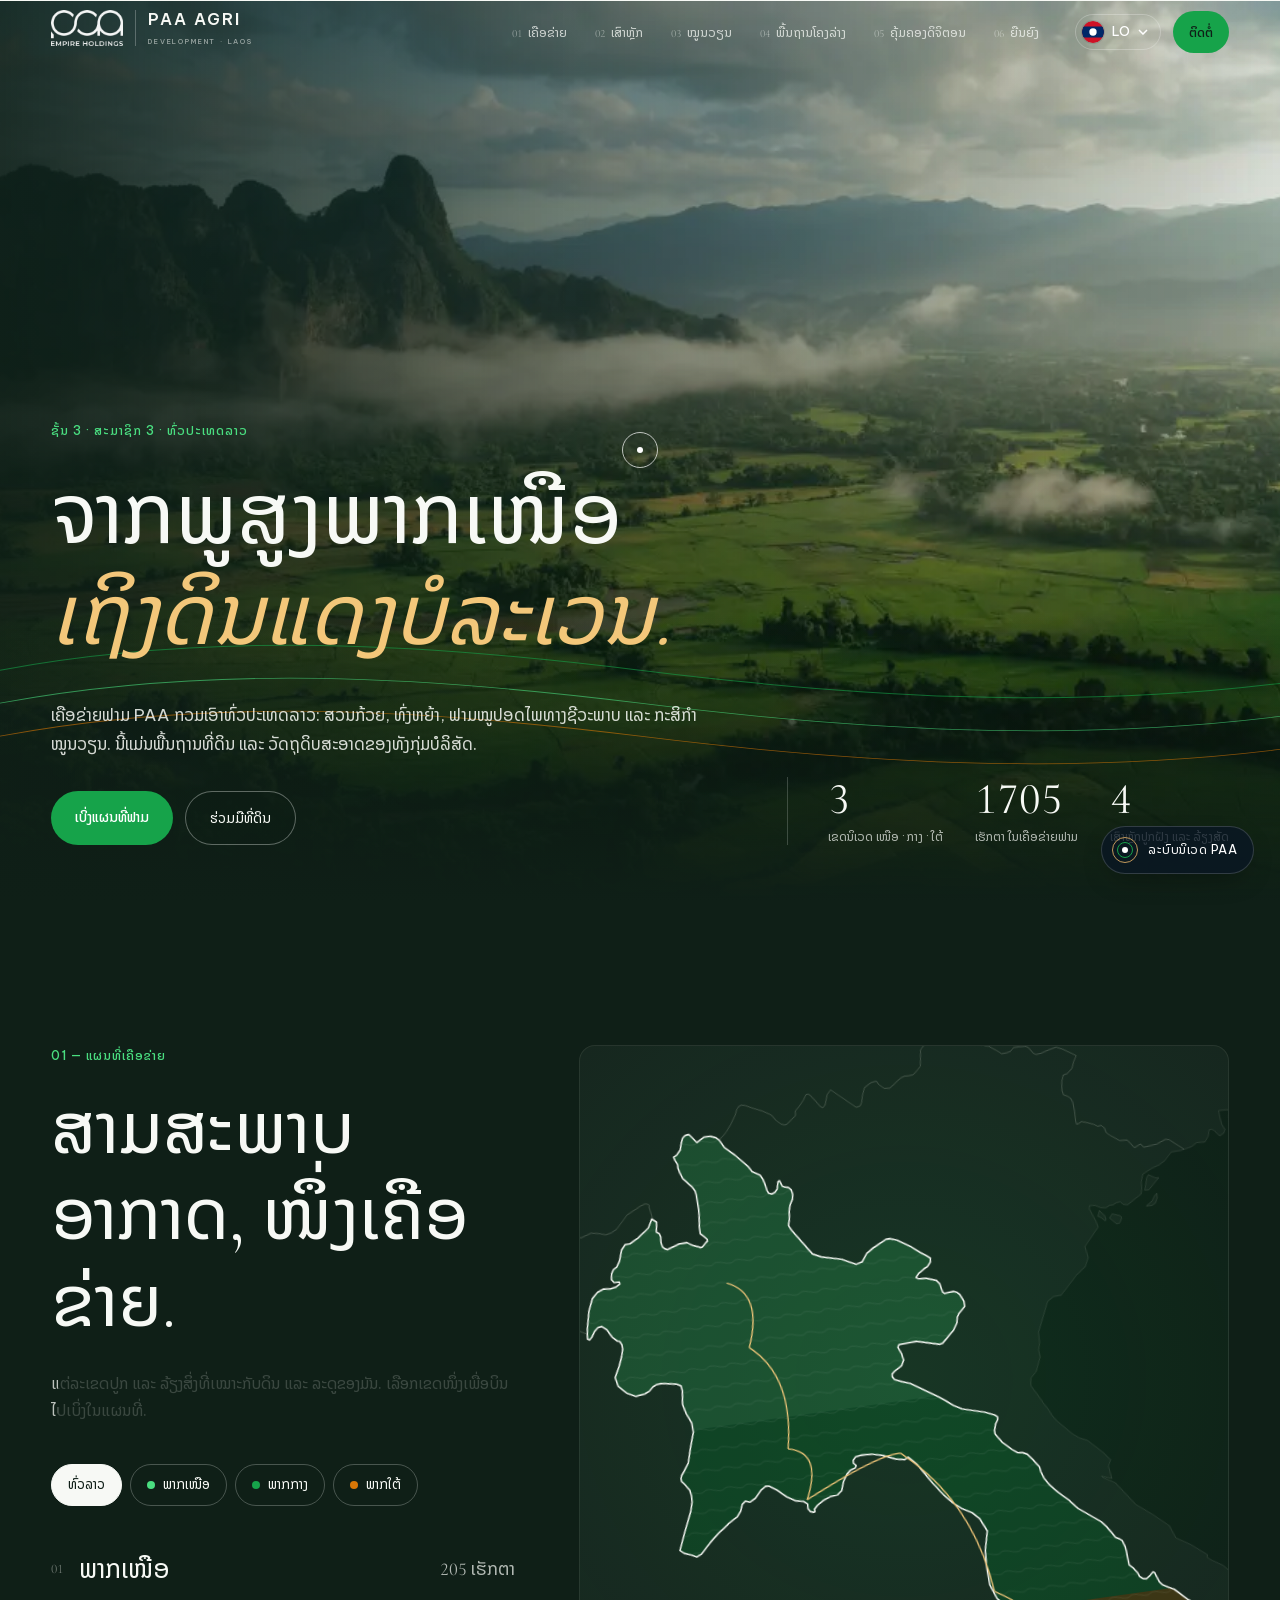
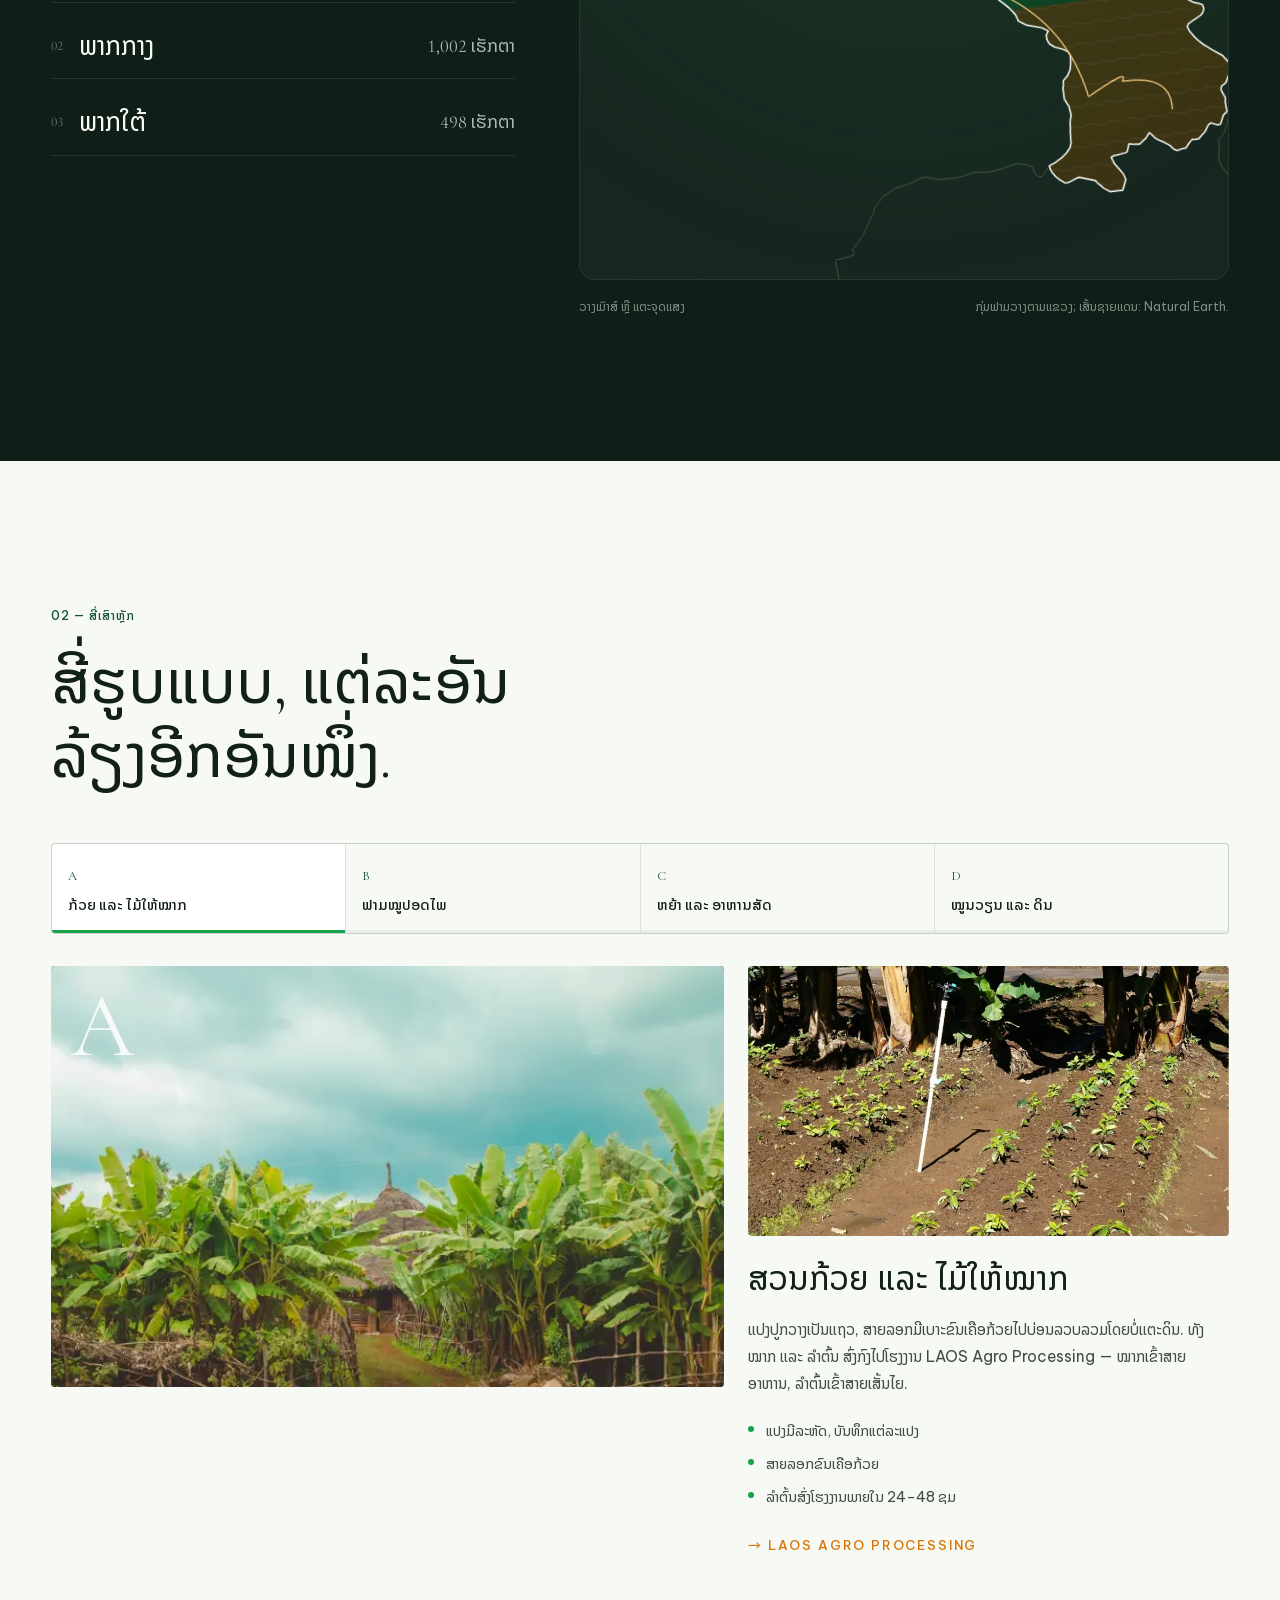
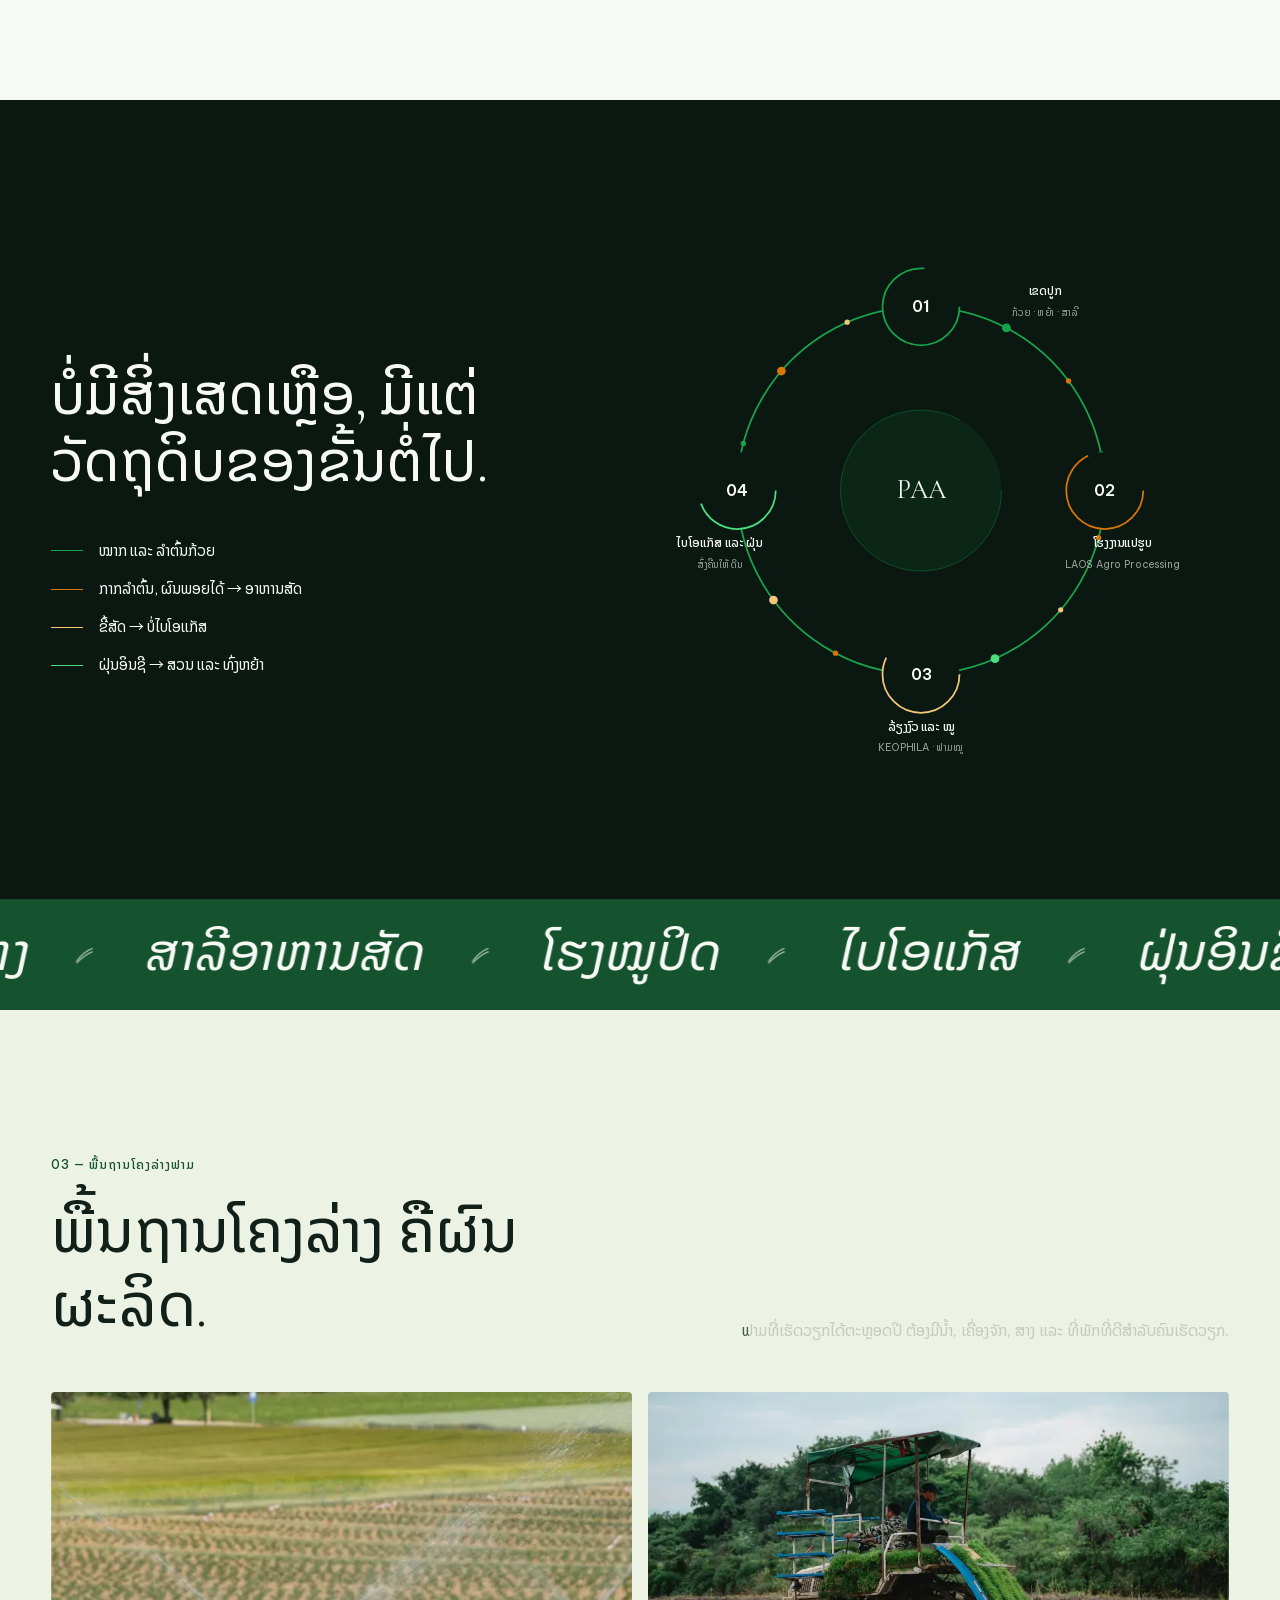
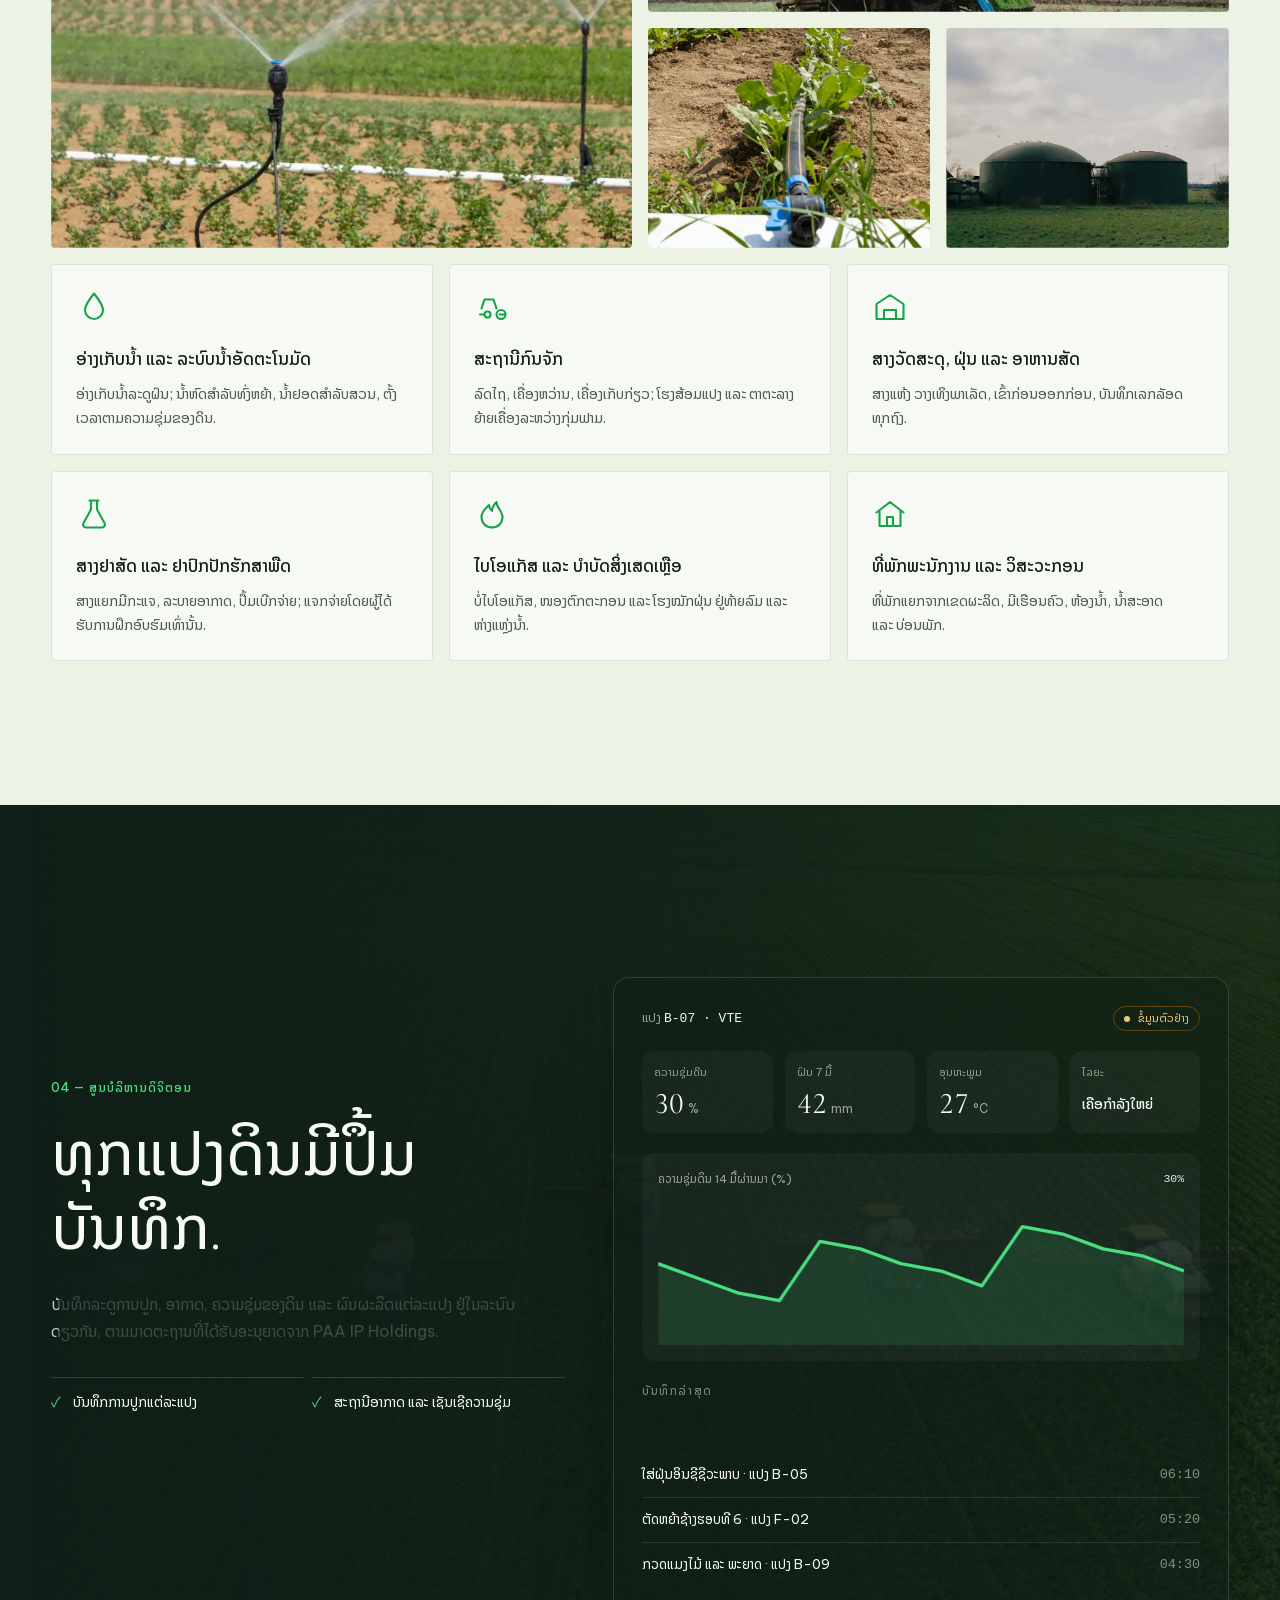
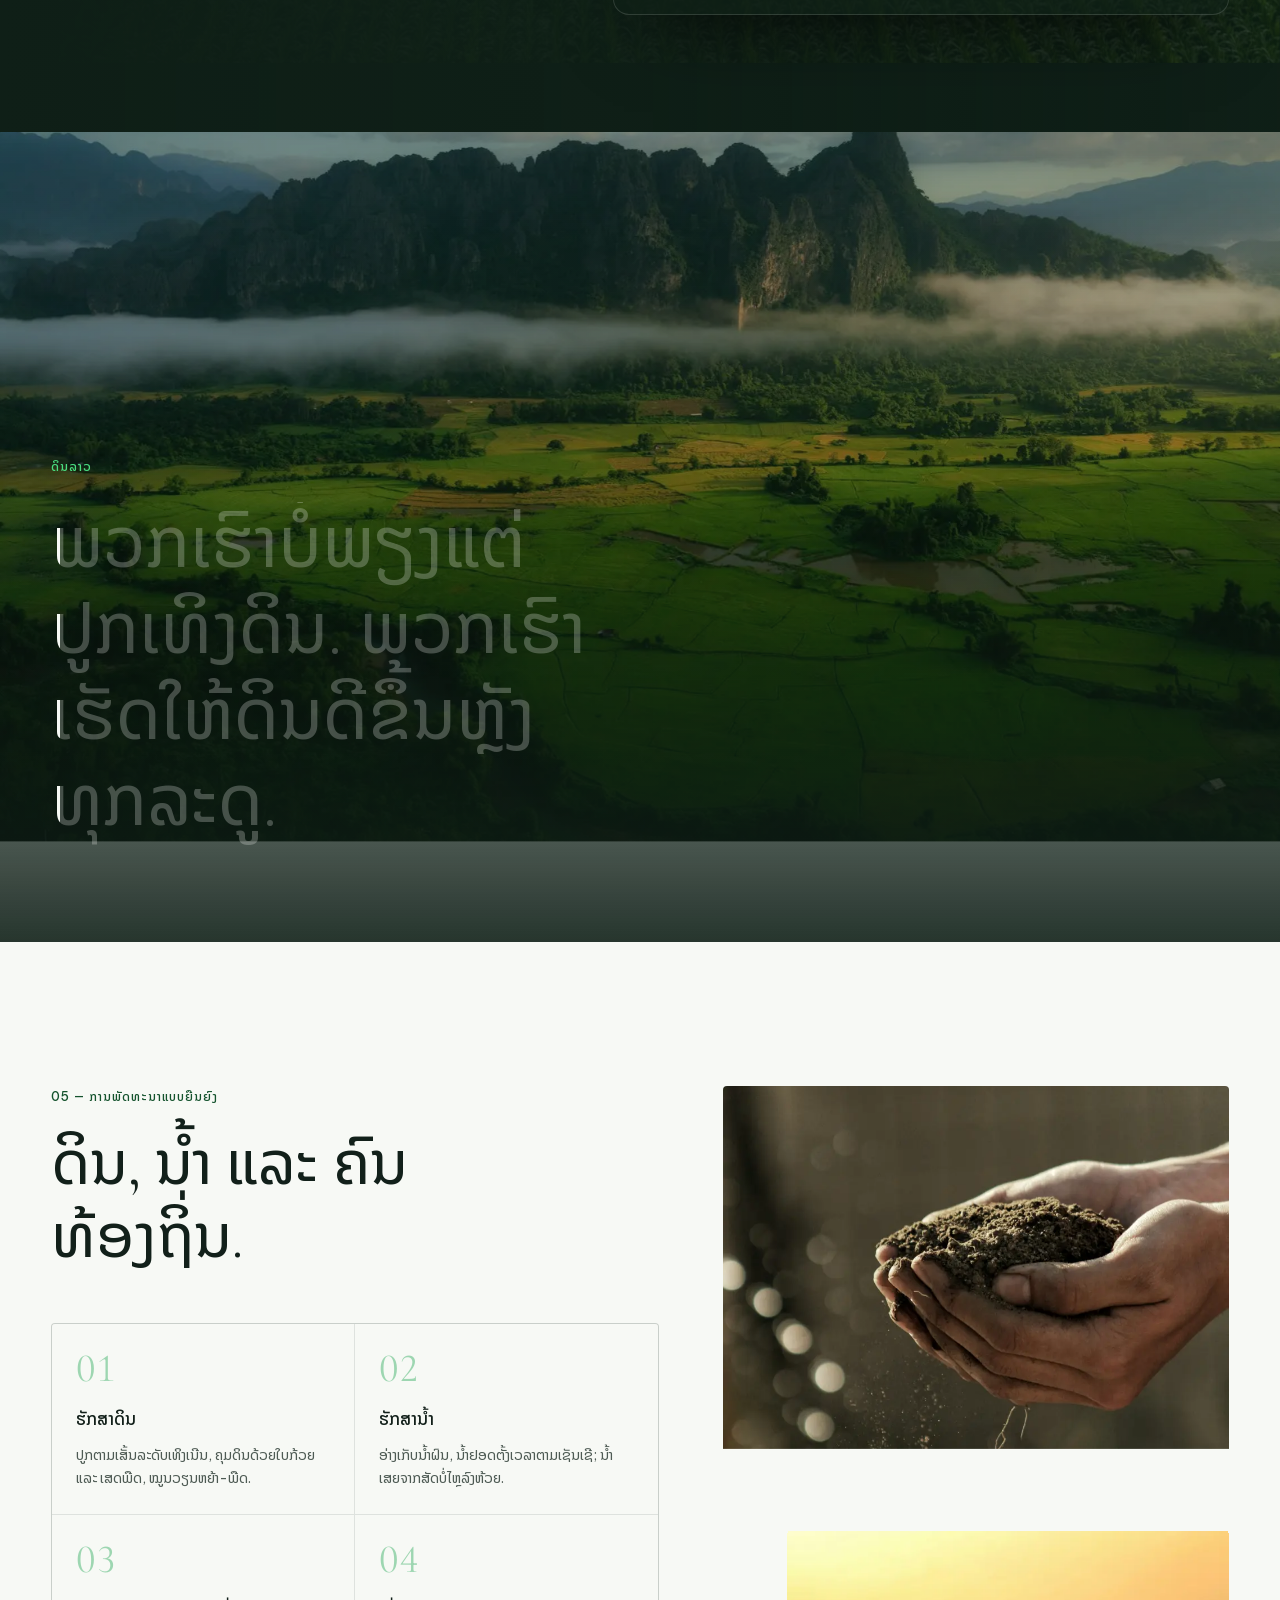
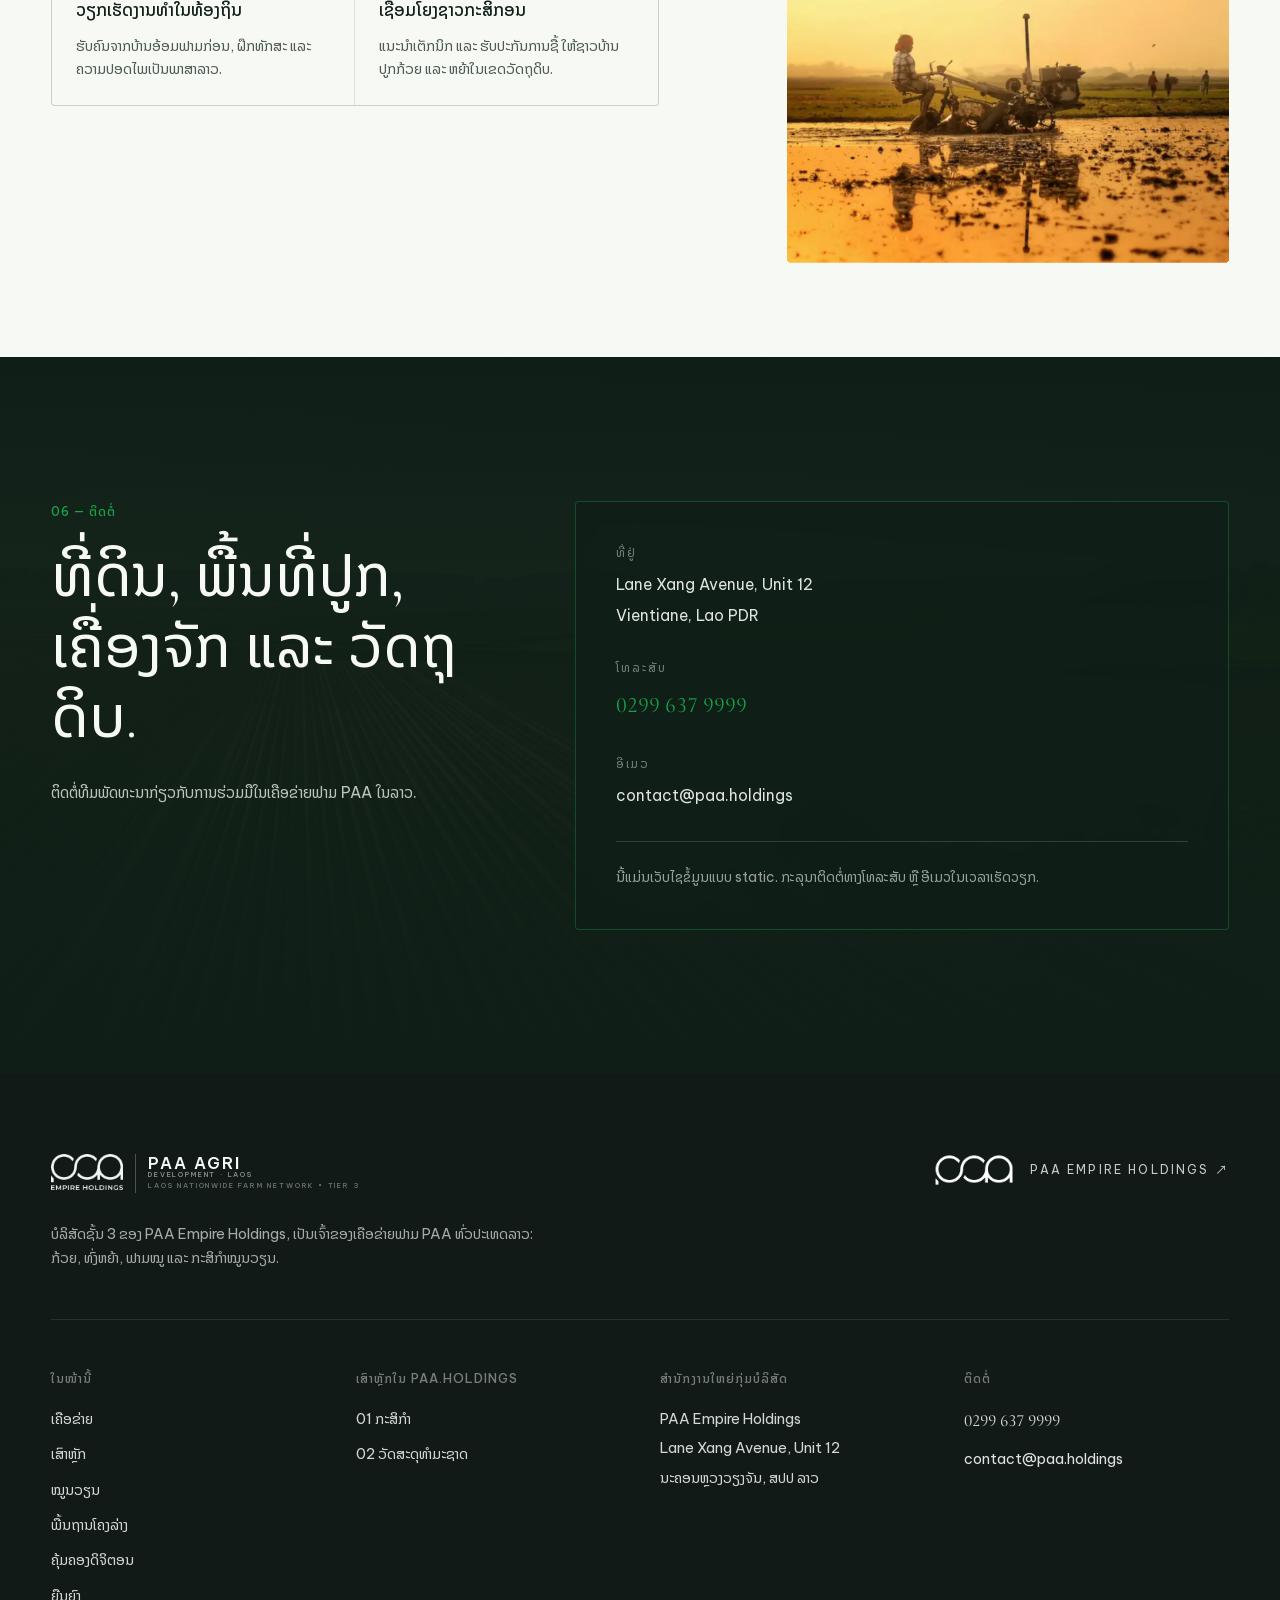
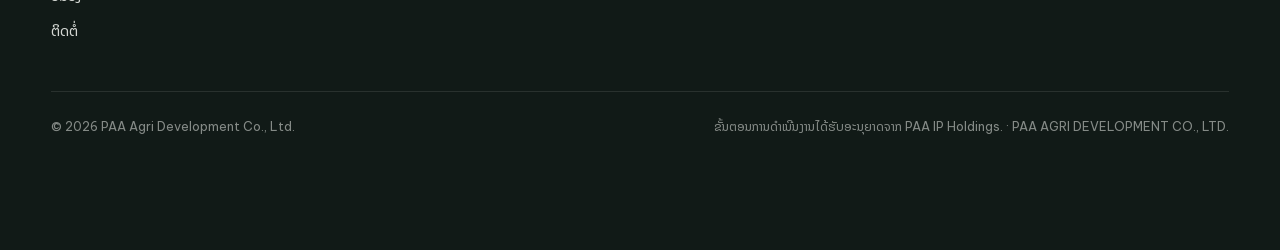
<file: lo/index.html>
<!DOCTYPE html><!--T7yh4eNKLCoHJLjJr3fdT--><html lang="lo" class="__variable_136424 __variable_6d971a __variable_1e4936 __variable_4a859a"><head><meta charSet="utf-8"/><meta name="viewport" content="width=device-width, initial-scale=1"/><link rel="preload" href="/_next/static/media/00f4982f357db61e-s.p.woff2" as="font" crossorigin="" type="font/woff2"/><link rel="preload" href="/_next/static/media/07ef58f5f6014a87-s.p.woff2" as="font" crossorigin="" type="font/woff2"/><link rel="preload" href="/_next/static/media/2173e4bb28c315da-s.p.woff2" as="font" crossorigin="" type="font/woff2"/><link rel="preload" href="/_next/static/media/25ab8995c98996d7-s.p.woff2" as="font" crossorigin="" type="font/woff2"/><link rel="preload" href="/_next/static/media/48410f3df60da620-s.p.woff2" as="font" crossorigin="" type="font/woff2"/><link rel="preload" href="/_next/static/media/5662512df8b0ccdf-s.p.woff2" as="font" crossorigin="" type="font/woff2"/><link rel="preload" href="/_next/static/media/5ab5267d02dae909-s.p.woff2" as="font" crossorigin="" type="font/woff2"/><link rel="preload" href="/_next/static/media/62a3c74fa0e47362-s.p.woff2" as="font" crossorigin="" type="font/woff2"/><link rel="preload" href="/_next/static/media/7b89a4fd5e90ede0-s.p.woff2" as="font" crossorigin="" type="font/woff2"/><link rel="preload" href="/_next/static/media/8201559e247ad180-s.p.woff2" as="font" crossorigin="" type="font/woff2"/><link rel="preload" href="/_next/static/media/89362aa296165c6d-s.p.woff2" as="font" crossorigin="" type="font/woff2"/><link rel="preload" href="/_next/static/media/c48b38fe8bb532f3-s.p.woff2" as="font" crossorigin="" type="font/woff2"/><link rel="preload" href="/_next/static/media/c6f81e539d11fc99-s.p.woff2" as="font" crossorigin="" type="font/woff2"/><link rel="preload" href="/_next/static/media/cd79e1ff94fa521b-s.p.woff2" as="font" crossorigin="" type="font/woff2"/><link rel="preload" href="/_next/static/media/e11f95d95ac59fa4-s.p.woff2" as="font" crossorigin="" type="font/woff2"/><link rel="preload" as="image" href="/images/logos/paa-lockup-white.png"/><link rel="preload" as="image" href="/images/logos/paa-mark-white.png"/><link rel="stylesheet" href="/_next/static/css/6f17d0a183a40526.css" data-precedence="next"/><link rel="stylesheet" href="/_next/static/css/ea0e060875061b37.css" data-precedence="next"/><link rel="stylesheet" href="/_next/static/css/baae67e8ad60c184.css" data-precedence="next"/><link rel="preload" as="script" fetchPriority="low" href="/_next/static/chunks/webpack-d1de46cb3f755ec6.js"/><script src="/_next/static/chunks/87c73c54-24122e7b92478d00.js" async=""></script><script src="/_next/static/chunks/18-1199a09a179f36fc.js" async=""></script><script src="/_next/static/chunks/main-app-a4c10dd6a39bd72f.js" async=""></script><script src="/_next/static/chunks/25c8a87d-6c7817babc937c01.js" async=""></script><script src="/_next/static/chunks/753-714489fba0118efb.js" async=""></script><script src="/_next/static/chunks/198-aab3a35bd5c98647.js" async=""></script><script src="/_next/static/chunks/app/%5Blocale%5D/page-ea0001b72796c2f5.js" async=""></script><meta name="next-size-adjust" content=""/><title>PAA Agri Development — ເຄືອຂ່າຍຟາມ PAA ທົ່ວປະເທດລາວ</title><meta name="description" content="ສວນກ້ວຍ, ທົ່ງຫຍ້າ, ຟາມໝູປອດໄພທາງຊີວະພາບ ແລະ ກະສິກຳໝູນວຽນ ແຕ່ພາກເໜືອຫາພາກໃຕ້ຂອງລາວ. ພື້ນຖານທີ່ດິນ ແລະ ວັດຖຸດິບຂອງ PAA Empire Holdings."/><link rel="alternate" hrefLang="vi" href="/vi/"/><link rel="alternate" hrefLang="en" href="/en/"/><link rel="alternate" hrefLang="lo" href="/lo/"/><link rel="alternate" hrefLang="zh" href="/zh/"/><meta property="og:title" content="PAA Agri Development — ເຄືອຂ່າຍຟາມ PAA ທົ່ວປະເທດລາວ"/><meta property="og:description" content="ສວນກ້ວຍ, ທົ່ງຫຍ້າ, ຟາມໝູປອດໄພທາງຊີວະພາບ ແລະ ກະສິກຳໝູນວຽນ ແຕ່ພາກເໜືອຫາພາກໃຕ້ຂອງລາວ. ພື້ນຖານທີ່ດິນ ແລະ ວັດຖຸດິບຂອງ PAA Empire Holdings."/><meta property="og:locale" content="lo"/><meta property="og:type" content="website"/><meta name="twitter:card" content="summary"/><meta name="twitter:title" content="PAA Agri Development — ເຄືອຂ່າຍຟາມ PAA ທົ່ວປະເທດລາວ"/><meta name="twitter:description" content="ສວນກ້ວຍ, ທົ່ງຫຍ້າ, ຟາມໝູປອດໄພທາງຊີວະພາບ ແລະ ກະສິກຳໝູນວຽນ ແຕ່ພາກເໜືອຫາພາກໃຕ້ຂອງລາວ. ພື້ນຖານທີ່ດິນ ແລະ ວັດຖຸດິບຂອງ PAA Empire Holdings."/><link rel="icon" href="/favicon.svg"/><script src="/_next/static/chunks/polyfills-42372ed130431b0a.js" noModule=""></script></head><body><div hidden=""><!--$--><!--/$--></div><div class="paa-intro " aria-hidden="true"><div class="paa-intro__inner"><div class="paa-intro__mark"><svg viewBox="0 0 64 64" fill="none" role="img" aria-label="PAA Agri Development" class="text-mineral"><g stroke="currentColor" stroke-width="5.5" stroke-linecap="round"><circle cx="28" cy="24" r="12.5"></circle><path d="M40.5 11.5V36.5"></path></g><g stroke="var(--mark-accent, #C2995B)" stroke-width="2.6" stroke-linecap="round" fill="none"><path d="M4 46C16 41 28 43 40 46S56 50 60 48"></path><path d="M4 52.5C16 47.5 28 49.5 40 52.5S56 56.5 60 54.5" opacity=".75"></path><path d="M4 59C16 54 28 56 40 59S56 62 60 61" opacity=".5"></path></g></svg></div><p class="paa-intro__name">PAA AGRI</p><p class="paa-intro__tag">DEVELOPMENT · LAOS</p></div><p class="paa-intro__count">000</p></div><header class="sticky top-0 z-50 transition-colors duration-500 border-b border-transparent"><div class="shell relative z-50 flex h-16 items-center gap-6"><a href="#top" class="shrink-0" aria-label="PAA Agri Development"><span class="group inline-flex items-stretch gap-2.5 sm:gap-3 text-mineral "><img src="/images/logos/paa-lockup-white.png" alt="PAA Empire Holdings" class="h-8 w-auto sm:h-9 opacity-95 transition-opacity duration-300 group-hover:opacity-100" decoding="async" aria-hidden="true"/><span class="w-px shrink-0 self-stretch opacity-25 bg-white" aria-hidden="true"></span><span class="flex min-w-0 flex-col justify-between py-[1px]"><span class="text-[14px] tracking-[0.1em] sm:text-[16px] sm:tracking-[0.12em] font-semibold uppercase leading-none">PAA AGRI</span><span class="text-[6.5px] tracking-[0.22em] sm:text-[7px] sm:tracking-[0.26em] font-medium uppercase leading-none opacity-55">DEVELOPMENT · LAOS</span></span></span></a><nav class="ml-auto hidden xl:block" aria-label="Sections"><ol class="flex items-center gap-1"><li><a href="#network" class="group flex items-baseline gap-1.5 whitespace-nowrap rounded-full px-3 py-2 text-[13px] transition-colors text-mineral/75 hover:text-mineral "><span class="num text-[11px] opacity-60">0<!-- -->1</span>ເຄືອຂ່າຍ</a></li><li><a href="#pillars" class="group flex items-baseline gap-1.5 whitespace-nowrap rounded-full px-3 py-2 text-[13px] transition-colors text-mineral/75 hover:text-mineral "><span class="num text-[11px] opacity-60">0<!-- -->2</span>ເສົາຫຼັກ</a></li><li><a href="#cycle" class="group flex items-baseline gap-1.5 whitespace-nowrap rounded-full px-3 py-2 text-[13px] transition-colors text-mineral/75 hover:text-mineral "><span class="num text-[11px] opacity-60">0<!-- -->3</span>ໝູນວຽນ</a></li><li><a href="#infra" class="group flex items-baseline gap-1.5 whitespace-nowrap rounded-full px-3 py-2 text-[13px] transition-colors text-mineral/75 hover:text-mineral "><span class="num text-[11px] opacity-60">0<!-- -->4</span>ພື້ນຖານໂຄງລ່າງ</a></li><li><a href="#telemetry" class="group flex items-baseline gap-1.5 whitespace-nowrap rounded-full px-3 py-2 text-[13px] transition-colors text-mineral/75 hover:text-mineral "><span class="num text-[11px] opacity-60">0<!-- -->5</span>ຄຸ້ມຄອງດິຈິຕອນ</a></li><li><a href="#esg" class="group flex items-baseline gap-1.5 whitespace-nowrap rounded-full px-3 py-2 text-[13px] transition-colors text-mineral/75 hover:text-mineral "><span class="num text-[11px] opacity-60">0<!-- -->6</span>ຍືນຍົງ</a></li></ol></nav><div class="ml-auto hidden items-center gap-3 md:flex xl:ml-0"><div class="relative"><button type="button" aria-haspopup="listbox" aria-expanded="false" aria-controls="_R_mkluivb_" aria-label="ພາສາ" class="flex items-center gap-2 rounded-full border py-1.5 pl-1.5 pr-3 text-[12.5px] font-medium transition-colors border-white/25 text-white hover:border-white/60"><svg width="22" height="22" viewBox="0 0 24 24" class="shrink-0 rounded-full ring-1 ring-black/10" aria-hidden="true"><defs><clipPath id="f_R_mmkluivb_"><circle cx="12" cy="12" r="12"></circle></clipPath></defs><g clip-path="url(#f_R_mmkluivb_)"><rect width="24" height="24" fill="#CE1126"></rect><rect y="6" width="24" height="12" fill="#002868"></rect><circle cx="12" cy="12" r="4" fill="#fff"></circle></g></svg>LO<svg viewBox="0 0 10 6" class="h-1.5 w-2.5 transition-transform " aria-hidden="true"><path d="M1 1l4 4 4-4" fill="none" stroke="currentColor" stroke-width="1.5"></path></svg></button></div><a href="#contact" class="whitespace-nowrap rounded-full bg-pasture-bright px-4 py-2.5 text-[13px] font-medium text-steel transition-transform hover:-translate-y-0.5">ຕິດຕໍ່</a></div><button type="button" class="ml-auto rounded-full border px-4 py-2 text-[13px] md:ml-3 xl:hidden border-white/25 text-mineral" aria-expanded="false" aria-controls="mobile-nav">ເມນູ</button></div></header><main><section id="top" data-tone="dark" class="relative -mt-16 h-[100svh] min-h-[640px] overflow-hidden bg-steel text-mineral"><div data-hero-media="true" class="absolute inset-0 will-change-transform"><video class="hero-still h-full w-full object-cover" src="/media/v-aerial.mp4" poster="/media/region-central-sm.webp" autoPlay="" muted="" loop="" playsInline="" preload="auto" aria-hidden="true"></video></div><div aria-hidden="true" class="absolute inset-0 bg-gradient-to-r from-steel/90 via-steel/45 to-steel/10"></div><div aria-hidden="true" class="absolute inset-x-0 bottom-0 h-72 bg-gradient-to-t from-steel to-transparent"></div><svg aria-hidden="true" data-draw="true" viewBox="0 0 1440 300" preserveAspectRatio="none" class="absolute inset-x-0 bottom-28 h-[22vh] w-full opacity-60"><path d="M0 120C240 60 480 80 720 120S1200 180 1440 140" fill="none" stroke="#16A34A" stroke-width="1.5"></path><path d="M0 170C240 110 480 130 720 170S1200 230 1440 190" fill="none" stroke="#4ADE80" stroke-width="1.2"></path><path d="M0 220C240 160 480 180 720 220S1200 280 1440 240" fill="none" stroke="#D97706" stroke-width="1.2"></path></svg><div data-hero-copy="true" class="shell relative flex h-full flex-col justify-end pb-10 pt-28 md:pb-14"><p class="eyebrow hero-in text-rfid" style="--i:0" data-scramble="true">ຊັ້ນ 3 · ສະມາຊິກ 3 · ທົ່ວປະເທດລາວ</p><h1 class="display mt-6 max-w-[min(100%,1200px)] text-[clamp(44px,min(6.6vw,12vh),120px)]"><span class="block" data-split="intro" data-delay="0.3">ຈາກພູສູງພາກເໜືອ</span><span class="block italic text-[#F3C77A]" data-split="intro" data-delay="0.55">ເຖິງດິນແດງບໍລະເວນ.</span></h1><div class="mt-8 grid items-end gap-8 lg:grid-cols-[minmax(0,1fr)_auto]"><div><p class="hero-in max-w-[54ch] text-[16px] leading-[1.7] text-mineral/85 md:text-[17px]" style="--i:3">ເຄືອຂ່າຍຟາມ PAA ກວມເອົາທົ່ວປະເທດລາວ: ສວນກ້ວຍ, ທົ່ງຫຍ້າ, ຟາມໝູປອດໄພທາງຊີວະພາບ ແລະ ກະສິກຳໝູນວຽນ. ນີ້ແມ່ນພື້ນຖານທີ່ດິນ ແລະ ວັດຖຸດິບສະອາດຂອງທັງກຸ່ມບໍລິສັດ.</p><div class="hero-in mt-8 flex flex-wrap gap-3" style="--i:4"><a href="#network" data-magnetic="true" data-cursor="Map" class="rounded-full bg-pasture-bright px-6 py-3.5 text-[14px] font-medium text-white">ເບິ່ງແຜນທີ່ຟາມ</a><a href="#contact" class="rounded-full border border-mineral/35 bg-steel/25 px-6 py-3.5 text-[14px] backdrop-blur-sm transition-colors hover:bg-mineral hover:text-steel">ຮ່ວມມືທີ່ດິນ</a></div></div><dl class="hero-in flex gap-8 border-t border-mineral/20 pt-5 lg:border-l lg:border-t-0 lg:pl-10 lg:pt-0" style="--i:5"><div><dt class="sr-only">ເຂດນິເວດ ເໜືອ · ກາງ · ໃຕ້</dt><dd class="num text-[44px] leading-none" data-count="3">3</dd><dd class="mt-2 max-w-[16ch] text-[12px] leading-snug text-mineral/70">ເຂດນິເວດ ເໜືອ · ກາງ · ໃຕ້</dd></div><div><dt class="sr-only">ເຮັກຕາ ໃນເຄືອຂ່າຍຟາມ</dt><dd class="num text-[44px] leading-none" data-count="1705">1705</dd><dd class="mt-2 max-w-[16ch] text-[12px] leading-snug text-mineral/70">ເຮັກຕາ ໃນເຄືອຂ່າຍຟາມ</dd></div><div><dt class="sr-only">ເສົາຫຼັກປູກຝັງ ແລະ ລ້ຽງສັດ</dt><dd class="num text-[44px] leading-none" data-count="4">4</dd><dd class="mt-2 max-w-[16ch] text-[12px] leading-snug text-mineral/70">ເສົາຫຼັກປູກຝັງ ແລະ ລ້ຽງສັດ</dd></div></dl></div></div></section><section id="network" data-tone="dark" class="relative overflow-x-clip bg-steel py-24 text-mineral md:py-36"><span aria-hidden="true" data-speed="0.5" class="section-num">01</span><div class="shell grid gap-8 lg:grid-cols-[minmax(0,5fr)_minmax(0,7fr)] lg:gap-16"><div class="relative z-10 contents lg:block lg:sticky lg:top-24 lg:self-start"><div class="order-1 lg:order-none"><p class="eyebrow text-rfid" data-reveal="true" data-scramble="true">01 — ແຜນທີ່ເຄືອຂ່າຍ</p><h2 class="display mt-5 text-[clamp(30px,7vw,72px)]" data-split="true">ສາມສະພາບອາກາດ, ໜຶ່ງເຄືອຂ່າຍ.</h2><p class="mt-6 max-w-[46ch] text-[16px] leading-[1.7] text-mineral/75" data-scrub="true">ແຕ່ລະເຂດປູກ ແລະ ລ້ຽງສິ່ງທີ່ເໝາະກັບດິນ ແລະ ລະດູຂອງມັນ. ເລືອກເຂດໜຶ່ງເພື່ອບິນໄປເບິ່ງໃນແຜນທີ່.</p></div><div class="order-3 mt-4 lg:order-none lg:mt-10"><div role="tablist" aria-label="01 — ແຜນທີ່ເຄືອຂ່າຍ" class="flex w-full flex-nowrap gap-1.5 overflow-x-auto pb-1 [-ms-overflow-style:none] [scrollbar-width:none] [&amp;::-webkit-scrollbar]:hidden md:flex-wrap md:gap-2 md:overflow-visible md:pb-0"><button role="tab" aria-selected="true" class="shrink-0 rounded-full border px-2.5 py-1.5 text-[11px] transition-colors md:px-4 md:py-2 md:text-[13.5px] border-mineral bg-mineral text-steel">ທົ່ວລາວ</button><button role="tab" aria-selected="false" class="shrink-0 rounded-full border px-2.5 py-1.5 text-[11px] transition-colors md:px-4 md:py-2 md:text-[13.5px] border-mineral/25 hover:border-mineral/60"><span class="mr-1.5 inline-block h-1.5 w-1.5 rounded-full md:mr-2 md:h-2 md:w-2" style="background:#4ADE80"></span>ພາກເໜືອ</button><button role="tab" aria-selected="false" class="shrink-0 rounded-full border px-2.5 py-1.5 text-[11px] transition-colors md:px-4 md:py-2 md:text-[13.5px] border-mineral/25 hover:border-mineral/60"><span class="mr-1.5 inline-block h-1.5 w-1.5 rounded-full md:mr-2 md:h-2 md:w-2" style="background:#16A34A"></span>ພາກກາງ</button><button role="tab" aria-selected="false" class="shrink-0 rounded-full border px-2.5 py-1.5 text-[11px] transition-colors md:px-4 md:py-2 md:text-[13.5px] border-mineral/25 hover:border-mineral/60"><span class="mr-1.5 inline-block h-1.5 w-1.5 rounded-full md:mr-2 md:h-2 md:w-2" style="background:#D97706"></span>ພາກໃຕ້</button></div></div><div class="order-4 mt-6 min-h-[200px] lg:order-none lg:mt-8 lg:min-h-[300px]" aria-live="polite"><ul class="grid gap-3 sm:grid-cols-3 lg:grid-cols-1"><li data-reveal="true" style="--d:0"><button class="group flex w-full items-center gap-4 border-b border-mineral/10 py-4 text-left"><span class="num text-[13px] text-mineral/40">0<!-- -->1</span><span class="display flex-1 text-[26px] transition-colors group-hover:text-rfid">ພາກເໜືອ</span><span class="num whitespace-nowrap text-[18px] text-mineral/70">205<!-- --> <!-- -->ເຮັກຕາ</span></button></li><li data-reveal="true" style="--d:1"><button class="group flex w-full items-center gap-4 border-b border-mineral/10 py-4 text-left"><span class="num text-[13px] text-mineral/40">0<!-- -->2</span><span class="display flex-1 text-[26px] transition-colors group-hover:text-rfid">ພາກກາງ</span><span class="num whitespace-nowrap text-[18px] text-mineral/70">1,002<!-- --> <!-- -->ເຮັກຕາ</span></button></li><li data-reveal="true" style="--d:2"><button class="group flex w-full items-center gap-4 border-b border-mineral/10 py-4 text-left"><span class="num text-[13px] text-mineral/40">0<!-- -->3</span><span class="display flex-1 text-[26px] transition-colors group-hover:text-rfid">ພາກໃຕ້</span><span class="num whitespace-nowrap text-[18px] text-mineral/70">498<!-- --> <!-- -->ເຮັກຕາ</span></button></li></ul></div></div><div class="order-2 lg:order-none"><div class="relative"><div class="relative aspect-[7/9] w-full overflow-hidden rounded-2xl border border-mineral/10 bg-[radial-gradient(80%_60%_at_50%_40%,rgb(22_163_74/0.12),transparent)] [perspective:1600px]"><div class="absolute inset-0 [transform-style:preserve-3d] transition-transform duration-[1200ms] ease-[cubic-bezier(.16,1,.3,1)]" style="--tilt:52deg;transform:rotateX(var(--tilt)) rotateZ(-8deg) scale(1) translate(0%, 0%)"><svg viewBox="0 0 700 900" class="absolute inset-0 h-full w-full overflow-visible" data-draw="true"><defs><clipPath id="laos-clip"><path d="M200.8,77.0L205.4,85.8L215.5,95.5L227.7,109.4L231.4,115.7L239.3,120.6L241.8,125.4L243.6,132.7L244.5,138.3L246.0,141.4L249.1,142.7L252.8,141.3L255.5,138.4L257.6,130.3L259.2,129.5L261.6,136.0L264.4,137.3L267.7,138.1L270.5,141.0L271.4,146.0L270.5,151.1L267.1,157.0L265.3,163.0L264.1,172.3L262.2,178.8L265.0,184.7L283.6,212.9L292.8,217.5L314.2,223.0L321.8,227.0L328.9,230.6L335.6,228.9L342.0,220.3L349.6,215.6L364.3,208.4L368.3,208.0L376.2,210.9L389.4,219.4L398.9,227.3L404.7,231.4L409.2,235.2L408.6,239.4L405.0,243.5L400.4,245.9L394.3,249.8L390.9,253.7L393.0,255.3L401.9,256.2L412.3,259.9L415.4,264.0L416.0,267.6L417.2,273.4L419.0,275.1L428.8,274.2L431.9,275.4L435.2,278.4L438.6,286.3L438.6,292.1L431.6,298.5L429.1,302.4L427.9,308.5L423.0,315.9L409.5,328.1L406.2,328.9L381.7,322.1L370.4,322.5L365.2,322.8L362.5,323.1L361.0,325.6L364.0,333.1L365.2,340.4L362.2,345.9L353.9,350.9L350.9,353.3L350.6,356.4L352.7,359.7L360.3,363.1L368.9,366.2L397.6,385.2L403.7,389.8L411.7,396.3L420.6,401.4L444.1,408.1L454.5,412.7L457.2,415.1L456.9,418.1L454.2,422.1L452.0,429.0L452.0,433.0L454.5,437.1L458.5,443.1L467.9,452.3L473.1,456.3L478.6,457.2L483.5,459.6L488.7,466.4L494.5,474.8L495.4,480.6L497.9,488.1L503.4,496.7L510.7,505.1L521.4,515.3L527.2,522.6L530.0,525.5L552.6,543.1L557.8,549.6L565.7,562.1L569.1,563.9L572.1,566.4L574.3,573.3L574.9,578.2L575.8,593.3L580.1,597.8L583.8,603.3L585.3,607.3L588.7,610.2L592.3,610.9L596.9,607.5L600.3,604.4L601.8,605.3L605.5,615.8L608.5,619.6L614.6,623.3L620.4,626.2L633.0,638.8L639.7,643.4L644.3,644.9L648.3,647.1L649.2,651.1L647.6,655.2L645.2,657.8L630.5,665.2L628.7,668.4L630.5,673.1L634.2,679.3L638.2,684.5L643.4,689.7L653.4,697.9L662.3,704.5L667.2,711.7L670,716.6L668.1,722.2L664.4,728.6L661.7,734.0L656.5,737.0L655.3,740.7L657.4,746.3L658.9,750.3L658.0,755.0L658.6,764.9L654.1,768.4L649.8,777.4L646.7,778.0L639.4,774.8L636.6,776.5L632.1,783.1L623.8,790.2L619.8,790.2L617.1,789.5L613.7,792.5L609.1,798.0L607.0,797.8L599.0,799.2L596.0,797.4L592.3,792.8L585.9,788.1L580.4,784.7L577.3,782.4L574.6,778.5L572.1,776.1L567.6,781.5L559.6,786.9L552.3,785.8L548.6,785.0L545.9,792.6L543.7,794.0L530.3,795.4L527.8,796.6L530.0,803.6L537.9,815.6L540.1,822.4L535.2,833.5L521.4,833.2L515.3,828.7L509.5,822.4L507.4,819.3L489.9,813.0L478.0,817.3L474.3,817.1L468.8,812.6L465.5,809.1L462.1,803.9L460.3,798.7L460.3,796.3L465.5,794.5L473.7,790.2L480.5,785.3L485.0,780.2L486.9,775.0L487.2,768.7L489.0,752.7L491.2,745.0L489.9,735.4L486.3,727.7L486.3,716.4L487.5,710.9L488.1,707.2L493.3,702.7L497.0,696.1L498.8,687.4L499.1,681.2L497.6,677.4L492.4,673.7L483.8,670.2L478.6,665.9L476.5,660.6L476.5,656.0L479.2,652.0L472.8,647.5L457.2,642.6L448.7,636.7L446.8,629.9L440.4,620.8L429.4,609.6L423.6,593.6L423.0,572.5L424.2,555.4L429.1,535.7L422.7,521.3L415.4,513.8L405.6,508.2L396.1,500.1L387.2,489.8L376.5,474.3L364.0,454.0L355.5,444.8L351.2,447.0L342.0,445.0L328.3,439.1L316.3,436.0L305.9,435.5L299.2,436.7L296.2,440.0L295.9,443.0L298.6,446.1L297.1,448.4L291.9,450.1L287.6,453.5L282.7,461.0L279.3,470.7L274.2,474.6L266.2,475.4L258.6,478.2L250.9,483.0L247.3,486.5L247.6,489.0L246.0,489.6L242.4,488.2L240.5,485.0L240.8,479.9L236.9,476.5L228.9,474.8L219.7,469.2L209.7,460.0L202.6,455.1L198.7,454.4L192.9,458.2L185.5,466.1L179.4,469.2L174.5,467.5L170.8,470.3L168.1,477.5L163.5,483.1L152.8,489.3L152.2,490.1L140.3,498.4L130.5,506.8L119.2,517.9L114.0,519.8L108.8,517.0L101.5,514.2L97.2,510.4L105.1,491.5L114.6,470.3L117.4,460.7L117.7,453.5L116.8,447.6L113.1,441.6L109.4,436.9L109.1,433.8L110.3,430.5L114.0,425.6L119.2,418.1L123.8,402.4L129.3,385.9L129.0,375.7L124.4,364.8L121.9,354.4L123.8,340.0L123.2,334.5L118.3,331.7L102.1,328.9L97.2,329.3L92.9,331.2L88.6,335.1L83.4,337.5L73.4,338.9L63.9,334.0L55.9,325.7L53.8,315.7L59.9,303.8L63.9,294.1L66.3,285.8L66.0,281.7L64.2,277.6L62.0,277.1L56.8,272.0L52.0,263.0L47.1,258.8L42.8,259.6L38.8,263.0L34.8,269.1L32.1,271.5L30,270.4L30.6,265.1L31.2,260.0L35.8,240.4L41.3,227.6L48.0,221.6L54.7,219.1L62.0,220.0L68.2,218.9L73.0,215.9L72.7,214.0L66.9,213.6L64.5,210.3L65.7,203.8L68.2,199.7L72.1,197.6L76.1,191.3L79.8,180.2L84.4,174.7L89.9,174.5L99.0,169.8L111.9,160.5L116.8,151.4L121.6,155.5L119.8,166.0L122.6,168.2L123.8,171.9L123.2,177.7L124.1,182.8L126.2,185.1L129.0,186.4L142.7,182.1L151.0,181.8L154.6,184.5L157.7,186.2L161.7,187.7L165.0,189.4L166.9,188.9L171.5,184.5L173.0,183.7L173.3,181.7L169.9,177.7L166.6,174.4L166.6,167.1L168.1,154.4L168.4,147.9L168.1,132.1L167.5,127.8L164.4,122.6L156.2,112.9L154.0,106.8L152.5,100.8L152.8,97.0L150.7,92.7L149.5,88.5L153.4,86.5L157.7,81.8L159.8,74.7L162.0,69.4L165.0,67.2L167.8,66.4L169.6,66.8L176.7,76.3L185.2,71.5L191.9,71.6L197.7,74.0Z"></path></clipPath><pattern id="contours" width="22" height="22" patternUnits="userSpaceOnUse"><path d="M0 11C5 6 17 16 22 11" fill="none" stroke="rgb(247 249 245 / 0.08)"></path></pattern></defs><path d="M365.2,1140.2L366.8,1144.6L366.1,1154.5L362.8,1164.4L364.0,1168.7L361.3,1171.4L355.8,1153.0L348.4,1145.0L346.9,1141.9L351.2,1142.2L358.5,1137.1L362.2,1136.9ZM697.2,156.8L693.2,157.6L683.1,157.8L674.5,166.2L668.4,169.6L659.3,172.5L649.2,177.2L646.4,185.5L646.1,191.5L644.6,198.1L628.4,207.7L623.8,206.8L620.7,203.2L616.2,203.9L612.8,205.7L609.1,205.5L604.9,207.6L599.3,206.9L594.2,203.9L591.1,203.2L587.4,203.0L586.8,206.6L592.0,220.7L593.5,227.1L576.4,246.0L578.3,258.3L573.7,267.6L563.3,275.1L543.7,294.4L534.9,294.9L528.1,299.3L513.8,330.9L513.5,341.9L511.3,349.7L511.9,357.3L505.5,372.3L498.8,378.7L497.6,386.8L506.7,403.6L508.0,406.6L513.2,415.6L515.9,422.0L520.2,428.4L535.2,445.0L541.9,450.1L549.8,453.7L564.5,468.6L571.8,478.2L568.5,484.5L570.3,498.3L559.6,494.3L561.1,496.0L573.4,503.4L592.0,529.7L608.2,542.6L624.7,557.4L629.9,571.5L644.6,580.7L661.1,594.1L660.5,597.0L664.8,600.7L676.1,607.8L682.8,615.3L685.2,622.4L689.2,623.4L694.1,621.8L698.7,621.1L701.7,621.6L706.9,629.4L713.7,636.5L717.0,642.8L719.8,642.0L721.9,642.9L722.5,648.3L723.7,651.8L732.9,662.1L737.2,671.8L748.5,687.5L756.4,696.4L762.6,701.4L769.0,705.7L775.7,723.1L779.1,738.9L786.1,756.2L791.6,763.9L791.6,778.3L795.9,793.1L800.5,803.0L802.0,813.2L803.2,818.2L805.0,822.0L809.9,839.3L808.7,847.2L805.3,839.5L805.7,862.5L808.7,874.6L807.2,889.6L810.5,894.9L816.3,911.7L820.3,917.8L820.0,938.5L822.2,948.9L816.7,942.7L812.7,935.6L807.5,939.4L802.9,944.8L810.2,967.0L801.7,964.9L802.6,994.6L806.0,1001.6L806.3,1004.9L805.3,1008.9L802.9,1004.6L802.6,1000.1L801.1,1001.0L801.4,1003.4L798.3,1008.6L797.7,1015.1L800.5,1020.5L801.1,1024.8L798.9,1030.0L795.6,1035.6L787.6,1036.3L785.8,1047.0L783.0,1058.4L769.0,1060.3L758.9,1070.3L746.1,1074.1L734.7,1084.1L722.5,1093.3L714.3,1094.5L707.5,1096.5L699.6,1111.8L686.1,1113.6L662.3,1126.0L654.4,1132.0L647.0,1134.4L636.6,1139.6L634.5,1137.7L630.8,1133.2L622.0,1130.9L617.4,1126.0L616.2,1119.6L614.9,1117.0L613.1,1120.6L611.6,1135.9L610.0,1139.3L606.1,1140.8L598.4,1136.5L591.4,1127.7L581.0,1133.8L584.1,1134.5L589.0,1134.1L592.6,1135.6L595.7,1141.4L595.4,1144.7L593.8,1148.5L584.1,1149.1L571.2,1147.7L569.1,1148.2L580.7,1154.0L591.4,1157.3L596.3,1160.9L596.3,1163.9L590.2,1168.7L585.6,1174.7L585.3,1178.4L585.3,1182.5L580.1,1186.1L576.7,1185.3L567.6,1179.2L541.3,1154.8L545.3,1161.7L572.8,1189.3L577.3,1198.5L578.3,1204.9L575.2,1208.0L570.6,1211.9L561.8,1212.2L546.8,1201.9L523.2,1177.2L515.3,1173.9L539.1,1202.1L543.1,1208.9L547.1,1216.9L545.9,1221.5L543.7,1226.0L487.2,1251.9L478.6,1263.3L471.9,1277.2L460.9,1284.8L454.5,1291.9L435.5,1295.8L425.1,1294.6L435.8,1281.8L429.1,1277.0L428.8,1244.0L431.6,1207.9L436.4,1189.8L443.5,1185.3L452.6,1182.5L452.6,1178.7L451.7,1174.2L447.1,1168.1L441.6,1165.3L434.0,1164.1L427.9,1156.4L423.3,1156.7L416.0,1159.3L411.7,1156.0L410.2,1150.9L403.4,1144.6L396.1,1138.4L399.5,1137.5L403.4,1133.9L407.7,1129.4L418.4,1128.9L429.1,1129.0L431.9,1127.8L436.1,1123.0L443.2,1116.9L448.7,1113.4L449.9,1110.6L447.8,1104.1L446.5,1097.4L448.7,1095.3L458.1,1096.5L468.8,1099.6L471.3,1101.0L477.4,1092.7L479.2,1091.8L483.2,1091.8L493.6,1090.3L504.0,1088.0L508.9,1088.5L513.5,1094.0L517.1,1099.5L519.0,1099.8L524.2,1097.5L528.7,1100.4L537.9,1105.2L543.4,1105.3L540.7,1094.3L543.7,1086.5L543.1,1084.4L537.9,1080.8L520.5,1066.4L517.4,1062.1L517.7,1055.3L517.1,1045.4L515.6,1039.2L515.9,1035.6L516.8,1032.6L520.2,1031.4L523.2,1031.1L525.7,1028.5L530.0,1021.9L538.2,1022.5L549.8,1026.3L558.4,1028.5L563.6,1028.1L564.5,1027.2L564.5,1023.7L565.1,1008.6L564.8,1005.5L571.8,1004.0L583.2,1003.7L589.0,1002.8L594.5,996.4L608.5,994.2L618.9,985.7L628.1,976.8L632.4,974.6L638.2,973.1L642.4,973.2L647.9,978.3L652.2,975.3L657.4,969.3L660.2,963.4L661.7,954.1L660.5,939.6L658.0,928.4L655.3,919.8L654.7,911.3L660.8,894.3L666.0,875.9L664.8,868.4L659.3,856.9L653.8,842.8L647.6,827.3L645.2,825.0L643.7,820.6L642.4,815.6L645.2,799.8L645.5,794.3L652.5,787.2L656.2,778.8L659.9,769.7L658.6,764.9L658.0,755.0L658.9,750.3L657.4,746.3L655.3,740.7L656.5,737.0L661.7,734.0L664.4,728.6L668.1,722.2L670,716.6L667.2,711.7L662.3,704.5L653.4,697.9L643.4,689.7L638.2,684.5L634.2,679.3L630.5,673.1L628.7,668.4L630.5,665.2L645.2,657.8L647.6,655.2L649.2,651.1L648.3,647.1L644.3,644.9L639.7,643.4L633.0,638.8L620.4,626.2L614.6,623.3L608.5,619.6L605.5,615.8L601.8,605.3L600.3,604.4L596.9,607.5L592.3,610.9L588.7,610.2L585.3,607.3L583.8,603.3L580.1,597.8L575.8,593.3L574.9,578.2L574.3,573.3L572.1,566.4L569.1,563.9L565.7,562.1L557.8,549.6L552.6,543.1L530.0,525.5L527.2,522.6L521.4,515.3L510.7,505.1L503.4,496.7L497.9,488.1L495.4,480.6L494.5,474.8L488.7,466.4L483.5,459.6L478.6,457.2L473.1,456.3L467.9,452.3L458.5,443.1L454.5,437.1L452.0,433.0L452.0,429.0L454.2,422.1L456.9,418.1L457.2,415.1L454.5,412.7L444.1,408.1L420.6,401.4L411.7,396.3L403.7,389.8L397.6,385.2L368.9,366.2L360.3,363.1L352.7,359.7L350.6,356.4L350.9,353.3L353.9,350.9L362.2,345.9L365.2,340.4L364.0,333.1L361.0,325.6L362.5,323.1L365.2,322.8L370.4,322.5L381.7,322.1L406.2,328.9L409.5,328.1L423.0,315.9L427.9,308.5L429.1,302.4L431.6,298.5L438.6,292.1L438.6,286.3L435.2,278.4L431.9,275.4L428.8,274.2L419.0,275.1L417.2,273.4L416.0,267.6L415.4,264.0L412.3,259.9L401.9,256.2L393.0,255.3L390.9,253.7L394.3,249.8L400.4,245.9L405.0,243.5L408.6,239.4L409.2,235.2L404.7,231.4L398.9,227.3L389.4,219.4L376.2,210.9L368.3,208.0L364.3,208.4L349.6,215.6L342.0,220.3L335.6,228.9L328.9,230.6L321.8,227.0L314.2,223.0L292.8,217.5L283.6,212.9L265.0,184.7L262.2,178.8L264.1,172.3L265.3,163.0L267.1,157.0L270.5,151.1L271.4,146.0L270.5,141.0L267.7,138.1L264.4,137.3L261.6,136.0L259.2,129.5L257.6,130.3L255.5,138.4L252.8,141.3L249.1,142.7L246.0,141.4L244.5,138.3L243.6,132.7L241.8,125.4L239.3,120.6L231.4,115.7L227.7,109.4L215.5,95.5L205.4,85.8L200.8,77.0L204.8,73.9L210.0,69.1L215.8,61.7L221.9,52.5L224.3,46.9L226.2,44.5L229.8,42.9L233.8,43.9L240.8,47.5L251.2,52.3L260.4,57.9L264.1,63.7L269.3,69.1L273.2,70.7L275.4,70.4L281.2,66.2L286.4,62.1L286.7,57.4L291.3,53.3L297.4,46.4L300.4,41.6L302.6,41.1L305.0,42.6L314.8,57.0L316.6,57.9L319.4,55.7L323.4,44.5L327.6,40.0L328.9,41.1L352.4,62.5L354.8,62.2L357.3,61.3L359.1,58.1L361.0,50.7L364.3,42.7L372.0,38.4L377.8,37.5L379.9,41.3L385.1,46.4L391.2,47.2L404.4,37.9L408.9,36.5L413.5,36.7L418.1,36.3L422.7,32.8L427.3,28.2L428.8,18.9L430.0,10.7L433.1,7.4L437.1,5.1L444.4,2.1L460.6,-5.8L464.9,-9.7L467.9,-11.8L474.3,-8.4L482.0,-1.7L486.6,3.2L489.6,8.6L491.2,13.3L503.4,17.1L511.0,22.7L516.2,27.1L521.4,26.9L526.3,25.8L529.7,22.3L535.5,22.3L542.2,22.7L545.3,24.0L550.8,32.0L553.2,33.1L558.4,32.5L567.9,29.8L575.5,28.3L582.5,31.5L595.7,40.3L592.0,46.6L589.3,53.3L583.5,58.1L578.9,59.2L576.4,65.9L575.2,75.6L576.4,80.6L579.8,82.1L583.5,85.3L585.0,89.6L585.6,99.3L585.3,110.2L585.9,113.8L588.7,113.2L591.4,111.7L596.9,113.5L603.9,116.4L608.2,119.2L611.9,118.7L614.9,121.6L616.2,127.0L619.8,130.7L629.6,137.8L637.6,138.3L644.3,147.6L651.3,144.6L654.4,148.6L668.7,147.1L678.8,143.3L682.5,144.3L691.7,152.1ZM581.9,1287.3L579.5,1287.5L577.6,1285.7L585.6,1280.1L584.7,1283.9L585.0,1285.7ZM628.7,1139.6L621.7,1144.9L621.0,1140.5L627.2,1137.7L629.3,1135.4L631.1,1135.4ZM603.0,219.9L602.1,221.6L597.8,217.4L594.8,215.5L597.2,209.6L602.1,215.9ZM665.7,183.4L653.4,194.8L648.9,194.6L652.8,181.7L655.0,178.7L662.3,183.1ZM658.6,209.8L654.1,212.1L648.3,211.8L655.0,207.4L658.6,201.9L661.4,200.0L661.1,204.7ZM617.1,226.0L613.7,226.5L607.0,219.1L610.4,215.1L618.3,218.0L619.8,219.7L619.8,221.3L618.0,224.8Z" fill="rgb(247 249 245 / 0.03)" stroke="rgb(247 249 245 / 0.14)" stroke-width="0.8"></path><path d="M241.5,1029.0L239.9,1038.0L235.3,1034.4L236.3,1029.7L238.4,1027.8ZM226.2,1001.9L226.5,1004.0L222.2,1002.5L220.7,1003.2L215.5,1002.6L213.0,990.6L213.6,987.7L217.0,988.6L222.2,994.6L224.6,998.7ZM-114.8,1354.2L-115.7,1360.6L-119.1,1360.4L-122.8,1364.4L-124.3,1365.0L-127.4,1352.2L-124.0,1334.2L-122.2,1331.6L-119.7,1336.3L-112.7,1338.6L-115.7,1348.8ZM30.6,265.1L30,270.4L32.1,271.5L34.8,269.1L38.8,263.0L42.8,259.6L47.1,258.8L52.0,263.0L56.8,272.0L62.0,277.1L64.2,277.6L66.0,281.7L66.3,285.8L63.9,294.1L59.9,303.8L53.8,315.7L55.9,325.7L63.9,334.0L73.4,338.9L83.4,337.5L88.6,335.1L92.9,331.2L97.2,329.3L102.1,328.9L118.3,331.7L123.2,334.5L123.8,340.0L121.9,354.4L124.4,364.8L129.0,375.7L129.3,385.9L123.8,402.4L119.2,418.1L114.0,425.6L110.3,430.5L109.1,433.8L109.4,436.9L113.1,441.6L116.8,447.6L117.7,453.5L117.4,460.7L114.6,470.3L105.1,491.5L97.2,510.4L101.5,514.2L108.8,517.0L114.0,519.8L119.2,517.9L130.5,506.8L140.3,498.4L152.2,490.1L152.8,489.3L163.5,483.1L168.1,477.5L170.8,470.3L174.5,467.5L179.4,469.2L185.5,466.1L192.9,458.2L198.7,454.4L202.6,455.1L209.7,460.0L219.7,469.2L228.9,474.8L236.9,476.5L240.8,479.9L240.5,485.0L242.4,488.2L246.0,489.6L247.6,489.0L247.3,486.5L250.9,483.0L258.6,478.2L266.2,475.4L274.2,474.6L279.3,470.7L282.7,461.0L287.6,453.5L291.9,450.1L297.1,448.4L298.6,446.1L295.9,443.0L296.2,440.0L299.2,436.7L305.9,435.5L316.3,436.0L328.3,439.1L342.0,445.0L351.2,447.0L355.5,444.8L364.0,454.0L376.5,474.3L387.2,489.8L396.1,500.1L405.6,508.2L415.4,513.8L422.7,521.3L429.1,535.7L424.2,555.4L423.0,572.5L423.6,593.6L429.4,609.6L440.4,620.8L446.8,629.9L448.7,636.7L457.2,642.6L472.8,647.5L479.2,652.0L476.5,656.0L476.5,660.6L478.6,665.9L483.8,670.2L492.4,673.7L497.6,677.4L499.1,681.2L498.8,687.4L497.0,696.1L493.3,702.7L488.1,707.2L487.5,710.9L486.3,716.4L486.3,727.7L489.9,735.4L491.2,745.0L489.0,752.7L487.2,768.7L486.9,775.0L485.0,780.2L480.5,785.3L473.7,790.2L465.5,794.5L460.3,796.3L459.1,797.2L455.4,802.1L450.8,806.8L447.4,806.8L445.0,804.4L443.2,801.3L441.9,794.6L434.3,791.3L425.7,789.1L408.6,792.5L394.6,794.3L379.0,792.0L364.3,794.9L358.2,795.4L351.2,794.9L344.4,794.9L337.7,793.9L325.8,789.8L321.2,790.1L311.4,793.6L301.4,795.8L291.9,797.5L277.5,804.5L267.1,814.7L264.1,821.8L258.9,829.1L251.8,840.5L242.7,851.4L236.3,856.4L238.1,859.3L236.3,863.0L226.5,864.5L218.5,865.1L217.0,866.9L217.9,888.9L220.7,897.2L225.9,907.2L229.2,912.6L231.7,929.0L232.3,942.7L243.3,951.5L249.7,958.1L254.0,963.9L252.5,967.6L250.0,978.8L252.5,993.1L268.0,1024.2L269.3,1026.4L267.4,1026.7L265.0,1020.7L257.0,1010.6L254.6,999.9L245.4,988.0L240.5,983.3L238.7,987.2L235.9,991.5L226.8,985.4L219.1,979.0L212.1,966.7L211.2,969.6L209.4,972.2L201.4,962.5L192.9,954.8L185.2,951.9L180.6,949.4L176.0,945.3L166.6,941.1L142.7,947.1L112.8,942.4L101.2,947.0L96.3,944.1L93.5,938.8L96.3,929.9L96.9,911.0L100.6,897.7L98.7,887.5L100.6,882.8L101.8,876.3L97.2,873.7L75.8,868.6L71.2,864.5L65.7,869.2L40.0,871.8L30.6,875.7L21.7,883.1L19.3,892.8L24.4,899.0L27.8,910.1L18.6,934.0L17.1,940.9L20.8,970.2L19.3,986.2L14.4,996.9L6.4,1006.4L3.1,1022.8L-3.0,1030.3L-11.5,1047.5L-17.0,1069.0L-21.0,1078.9L-23.4,1097.2L-40.6,1124.8L-44.5,1140.4L-50.6,1146.4L-48.5,1151.0L-48.2,1158.8L-50.3,1179.6L-50.9,1196.8L-48.5,1206.1L-40.2,1224.3L-42.1,1229.7L-43.0,1237.2L-36.3,1240.6L-31.1,1241.6L-3.3,1233.0L6.1,1235.2L9.8,1243.3L12.2,1250.3L16.8,1288.2L19.3,1295.4L25.1,1302.1L31.2,1309.1L33.3,1307.9L33.6,1305.2L33.9,1302.2L39.7,1309.4L44.0,1322.8L58.7,1393.6L63.0,1402.7L66.3,1412.0L57.5,1407.4L55.0,1391.8L52.6,1385.1L49.2,1384.2L44.3,1384.2L44.0,1381.5L47.7,1376.3L47.1,1370.2L41.9,1365.2L33.6,1369.2L33.9,1380.2L37.6,1388.7L51.7,1407.6L56.2,1415.4L61.7,1417.7L70.0,1416.5L79.8,1424.5L87.4,1431.9L106.7,1443.3L118.3,1442.2L130.8,1439.3L139.1,1440.1L147.3,1443.1L157.1,1452.6L173.0,1476.4L198.7,1496.3L195.9,1501.2L194.7,1508.6L184.6,1518.7L183.1,1524.5L179.1,1531.9L172.1,1535.7L166.3,1536.5L162.6,1535.9L160.2,1534.4L156.2,1527.4L154.0,1525.4L152.2,1524.8L139.4,1529.7L126.8,1534.8L124.7,1539.7L121.3,1545.2L117.7,1547.4L114.6,1547.9L111.9,1544.6L107.3,1540.5L103.6,1536.5L104.5,1530.1L111.6,1520.6L112.5,1514.1L111.6,1502.7L109.7,1496.2L107.6,1496.0L104.2,1495.0L94.4,1496.0L89.5,1488.6L87.4,1480.6L84.4,1477.6L81.0,1475.8L73.7,1478.7L68.2,1477.0L49.5,1469.9L42.5,1458.6L38.5,1458.3L35.1,1459.5L33.9,1462.2L31.8,1475.3L30.3,1479.3L9.2,1452.8L-5.4,1442.0L-3.6,1422.4L-7.8,1418.5L-13.4,1418.3L-17.6,1412.8L-14.0,1401.0L-19.8,1403.2L-27.7,1402.8L-34.1,1399.7L-39.0,1383.5L-42.4,1378.6L-49.1,1369.9L-58.0,1369.9L-61.0,1365.9L-60.4,1355.5L-66.8,1349.1L-75.4,1343.8L-82.4,1340.8L-89.8,1323.8L-95.6,1319.6L-100.5,1316.4L-107.2,1318.6L-109.3,1324.7L-113.9,1330.5L-118.8,1329.8L-123.7,1326.5L-129.2,1309.5L-130.4,1299.2L-128.9,1280.0L-121.9,1262.7L-117.9,1235.1L-111.8,1217.6L-107.8,1211.8L-101.7,1188.0L-89.8,1157.5L-88.5,1151.0L-86.1,1143.7L-84.3,1136.8L-83.6,1125.9L-85.2,1120.2L-85.2,1116.9L-82.7,1112.8L-74.2,1105.9L-62.6,1094.5L-48.5,1078.4L-34.1,1053.9L-27.1,1039.7L-24.0,1034.5L-21.0,1033.0L-16.1,1028.1L-12.7,1022.6L-12.4,1019.9L-20.4,993.1L-25.3,984.4L-28.0,974.1L-29.2,966.6L-31.1,959.8L-30.2,953.3L-32.9,949.4L-39.3,944.2L-46.1,936.7L-50.0,924.3L-50.0,917.3L-54.0,911.3L-55.5,904.9L-53.1,898.9L-49.7,893.7L-50.0,870.7L-51.2,863.7L-53.1,851.4L-57.4,842.2L-63.5,831.3L-70.2,822.3L-88.2,806.0L-101.1,795.2L-107.5,785.2L-115.4,773.9L-121.2,765.7L-128.6,755.3L-132.2,741.1L-134.4,726.0L-133.2,721.0L-129.8,717.8L-125.2,715.0L-121.5,714.4L-111.2,707.6L-103.8,708.2L-102.3,706.6L-101.7,703.4L-102.6,689.7L-102.0,671.3L-100.8,656.3L-99.2,646.5L-80.0,635.0L-76.0,629.9L-74.2,624.5L-74.2,619.8L-75.7,616.1L-78.5,613.9L-91.0,623.9L-93.4,621.6L-99.2,605.3L-101.7,600.4L-105.0,594.4L-109.0,586.1L-109.6,571.6L-112.4,564.5L-127.7,549.3L-134.7,541.1L-144.2,529.2L-155.5,515.0L-167.1,501.7L-172.6,493.3L-174.4,491.5L-175.0,488.2L-171.7,479.1L-173.2,470.0L-179.0,457.9L-181.5,450.3L-180.8,447.3L-183.6,446.2L-190.0,446.8L-196.1,441.3L-202.2,429.1L-202.5,427.0L-200.7,427.1L-193.4,429.1L-190.6,428.8L-185.4,426.0L-177.5,423.1L-172.6,422.1L-171.1,420.7L-170.4,417.8L-174.4,389.9L-173.8,384.2L-166.2,372.1L-167.1,360.0L-164.9,342.5L-156.7,330.4L-150.3,325.0L-148.1,316.4L-145.4,314.5L-140.2,315.3L-129.2,321.7L-124.6,322.0L-117.9,321.8L-110.8,321.4L-107.5,320.7L-84.9,314.5L-80.0,313.7L-75.1,314.5L-71.7,314.2L-68.1,311.3L-65.6,306.2L-62.9,290.0L-61.3,287.0L-58.3,284.7L-53.4,283.1L-47.9,283.3L-40.6,286.4L-36.0,286.6L-30.8,285.3L-26.2,283.0L-23.4,280.1L-21.9,276.7L-23.1,270.2L-26.5,261.9L-25.6,261.0L-19.5,262.7L-10.3,264.7L-3.6,264.3L0.9,262.9L5.2,258.9L11.0,255.3L16.2,256.1L20.5,259.4ZM26.6,1200.1L25.7,1201.5L22.3,1198.8L19.9,1195.6L18.6,1191.7L23.8,1191.9L26.3,1195.6ZM26.3,1209.5L26.6,1214.5L24.8,1220.3L17.1,1223.7L14.4,1219.1L15.0,1211.8L16.2,1210.0L23.8,1210.4ZM-8.5,1472.4L-10.0,1472.9L-13.0,1465.9L-9.1,1456.0L-5.1,1468.1ZM-99.2,1351.5L-100.2,1353.0L-104.4,1336.6L-98.3,1340.9ZM-123.4,1255.5L-128.3,1256.6L-127.7,1251.8L-126.4,1248.8L-124.0,1248.1L-123.1,1253.1ZM-58.0,1380.8L-55.8,1391.2L-58.9,1389.0L-61.3,1384.5L-61.3,1378.0L-60.7,1376.9Z" fill="rgb(247 249 245 / 0.03)" stroke="rgb(247 249 245 / 0.14)" stroke-width="0.8"></path><path d="M1563.9,-118.7L1560.9,-113.2L1556.0,-114.0L1556.0,-118.0L1554.8,-119.2L1556.3,-122.9L1557.2,-124.0L1562.7,-120.8ZM1876.3,-792.0L1869.3,-789.2L1847.3,-797.7L1831.7,-807.2L1822.2,-818.5L1821.0,-823.3L1831.7,-822.5L1842.4,-818.3L1844.8,-812.1L1849.1,-810.2L1851.8,-806.5L1871.7,-798.0L1874.8,-795.4ZM1913.0,-641.1L1911.7,-639.1L1901.4,-644.7L1890.0,-645.9L1886.1,-650.8L1885.5,-658.6L1897.4,-658.3L1912.1,-651.3L1915.4,-647.7ZM1902.6,-613.2L1902.3,-611.4L1894.9,-617.7L1891.6,-618.8L1893.1,-622.4L1898.0,-623.3L1902.0,-615.3ZM1922.1,-634.1L1921.5,-629.5L1919.1,-630.2L1916.0,-638.2L1917.9,-640.3L1922.1,-639.7ZM1703.0,-208.8L1696.6,-204.4L1692.6,-206.5L1692.6,-212.3L1694.7,-217.6L1692.3,-221.3L1694.4,-225.9L1699.3,-227.2L1700.9,-224.4L1703.6,-222.8L1704.5,-221.3L1704.5,-218.4L1701.8,-213.5L1703.9,-210.9ZM901.9,194.6L905.0,197.8L913.5,195.6L915.1,199.5L914.8,201.4L912.0,206.0L905.0,202.5L898.0,203.3L893.1,203.0L891.5,200.8L895.5,196.4ZM1824.3,-458.7L1817.0,-456.5L1814.2,-456.5L1814.2,-463.6L1820.4,-470.1L1822.8,-467.9L1824.3,-464.4ZM1170.9,37.9L1171.8,42.3L1165.1,35.7L1163.2,35.4L1159.9,33.0L1158.0,29.0L1163.2,28.8L1168.1,33.6ZM1106.1,148.3L1104.3,150.0L1101.8,146.8L1101.2,142.1L1099.4,139.5L1103.6,136.2L1105.5,132.7L1110.1,133.3L1112.2,134.5L1107.9,138.1L1107.0,139.7ZM1093.6,144.8L1085.3,146.7L1083.5,146.4L1086.5,141.6L1093.9,138.3ZM697.2,156.8L691.7,152.1L682.5,144.3L678.8,143.3L668.7,147.1L654.4,148.6L651.3,144.6L644.3,147.6L637.6,138.3L629.6,137.8L619.8,130.7L616.2,127.0L614.9,121.6L611.9,118.7L608.2,119.2L603.9,116.4L596.9,113.5L591.4,111.7L588.7,113.2L585.9,113.8L585.3,110.2L585.6,99.3L585.0,89.6L583.5,85.3L579.8,82.1L576.4,80.6L575.2,75.6L576.4,65.9L578.9,59.2L583.5,58.1L589.3,53.3L592.0,46.6L595.7,40.3L582.5,31.5L575.5,28.3L567.9,29.8L558.4,32.5L553.2,33.1L550.8,32.0L545.3,24.0L542.2,22.7L535.5,22.3L529.7,22.3L526.3,25.8L521.4,26.9L516.2,27.1L511.0,22.7L503.4,17.1L491.2,13.3L489.6,8.6L486.6,3.2L482.0,-1.7L474.3,-8.4L467.9,-11.8L464.9,-9.7L460.6,-5.8L444.4,2.1L437.1,5.1L433.1,7.4L430.0,10.7L428.8,18.9L427.3,28.2L422.7,32.8L418.1,36.3L413.5,36.7L408.9,36.5L404.4,37.9L391.2,47.2L385.1,46.4L379.9,41.3L377.8,37.5L372.0,38.4L364.3,42.7L361.0,50.7L359.1,58.1L357.3,61.3L354.8,62.2L352.4,62.5L328.9,41.1L327.6,40.0L323.4,44.5L319.4,55.7L316.6,57.9L314.8,57.0L305.0,42.6L302.6,41.1L300.4,41.6L297.4,46.4L291.3,53.3L286.7,57.4L286.4,62.1L281.2,66.2L275.4,70.4L273.2,70.7L269.3,69.1L264.1,63.7L260.4,57.9L251.2,52.3L240.8,47.5L233.8,43.9L229.8,42.9L226.2,44.5L224.3,46.9L221.9,52.5L215.8,61.7L210.0,69.1L204.8,73.9L200.8,77.0L197.7,74.0L191.9,71.6L185.2,71.5L176.7,76.3L169.6,66.8L167.8,66.4L165.0,67.2L162.0,69.4L159.8,74.7L157.7,81.8L153.4,86.5L149.5,88.5L150.7,92.7L152.8,97.0L152.5,100.8L154.0,106.8L156.2,112.9L164.4,122.6L167.5,127.8L168.1,132.1L168.4,147.9L168.1,154.4L166.6,167.1L166.6,174.4L169.9,177.7L173.3,181.7L173.0,183.7L171.5,184.5L166.9,188.9L165.0,189.4L161.7,187.7L157.7,186.2L154.6,184.5L151.0,181.8L142.7,182.1L129.0,186.4L126.2,185.1L124.1,182.8L123.2,177.7L123.8,171.9L122.6,168.2L119.8,166.0L121.6,155.5L116.8,151.4L117.7,150.2L115.8,138.7L116.1,136.0L115.2,135.1L111.9,134.1L106.7,135.9L91.1,143.3L77.6,157.1L71.5,160.1L65.4,161.4L58.1,159.0L49.8,157.4L38.5,160.9L32.7,159.4L30,156.5L27.8,152.2L29.0,146.8L28.4,142.9L23.5,140.8L18.3,139.1L15.3,134.0L13.8,128.3L15.0,120.8L15.9,112.9L13.1,109.2L5.2,107.3L-14.3,103.6L-31.7,101.7L-39.0,102.7L-44.8,101.7L-48.2,100.3L-50.0,97.8L-50.0,94.3L-47.3,86.0L-43.9,77.8L-36.0,66.2L-35.4,58.1L-36.0,48.6L-32.0,36.0L-25.0,26.6L-21.6,23.7L-22.5,19.5L-25.3,15.7L-29.2,13.6L-35.7,11.1L-46.1,10.4L-59.8,7.8L-76.3,2.2L-74.5,-8.4L-74.5,-15.2L-76.6,-20.6L-80.0,-24.5L-81.8,-28.0L-78.8,-37.7L-82.7,-48.1L-87.0,-52.5L-91.6,-57.8L-92.2,-63.7L-90.1,-69.2L-78.8,-81.0L-78.8,-83.8L-81.5,-83.6L-84.6,-83.3L-99.8,-79.1L-101.7,-81.7L-107.2,-83.3L-118.5,-83.6L-131.6,-82.8L-148.1,-78.6L-163.4,-71.3L-170.1,-66.2L-176.3,-63.1L-180.8,-62.0L-186.6,-64.2L-186.0,-71.5L-175.6,-84.7L-174.4,-93.8L-177.5,-101.7L-177.8,-107.8L-181.5,-111.9L-186.6,-113.8L-189.4,-118.4L-189.4,-131.3L-184.8,-144.8L-177.5,-149.0L-172.9,-151.1L-171.7,-153.7L-174.1,-163.0L-173.8,-169.0L-169.2,-180.7L-164.9,-189.5L-156.4,-188.0L-152.7,-190.2L-148.7,-193.3L-144.2,-198.6L-141.1,-204.8L-137.4,-219.5L-135.0,-221.7L-124.3,-219.2L-121.2,-221.0L-115.4,-229.5L-109.9,-240.0L-102.0,-243.3L-96.5,-243.6L-93.7,-247.0L-94.0,-252.1L-99.2,-260.3L-101.7,-266.7L-101.1,-270.6L-93.1,-273.1L-91.3,-277.9L-92.5,-288.2L-89.1,-300.5L-87.3,-315.2L-86.7,-326.1L-86.7,-334.3L-87.6,-343.1L-88.8,-359.0L-92.2,-372.9L-91.6,-378.2L-92.2,-395.1L-94.3,-409.4L-98.6,-412.0L-106.6,-416.7L-111.2,-417.5L-114.8,-415.9L-116.3,-410.9L-119.7,-406.2L-124.3,-407.2L-126.1,-412.0L-129.2,-418.2L-138.4,-447.4L-139.6,-455.7L-141.1,-464.2L-144.2,-468.4L-147.5,-470.8L-155.2,-480.6L-159.1,-484.8L-161.0,-485.5L-165.3,-484.8L-169.2,-484.8L-172.6,-489.7L-175.3,-495.7L-178.4,-498.7L-183.6,-500.2L-188.8,-499.7L-191.8,-494.5L-194.0,-491.5L-197.6,-484.6L-204.1,-474.9L-207.1,-471.4L-209.9,-473.3L-222.1,-483.3L-227.9,-486.0L-236.2,-483.0L-248.7,-485.3L-253.6,-485.8L-264.0,-493.9L-268.3,-494.9L-282.9,-489.7L-286.3,-486.0L-288.1,-485.8L-292.1,-487.7L-295.5,-490.2L-295.8,-491.7L-291.5,-495.7L-291.2,-498.4L-291.5,-501.1L-285.7,-509.0L-270.1,-524.2L-272.5,-530.6L-278.9,-543.1L-279.6,-549.3L-282.3,-552.0L-290,-549.7L-305.5,-538.4L-307.7,-539.6L-307.4,-543.6L-308.9,-555.1L-304.0,-558.4L-296.4,-562.8L-290.6,-567.5L-289.0,-571.3L-290.6,-572.4L-299.4,-570.9L-302.8,-573.6L-308.3,-584.1L-312.6,-588.3L-316.2,-590.5L-329.1,-585.1L-344.0,-577.5L-360.6,-567.2L-360.2,-561.8L-362.4,-560.5L-365.4,-557.1L-368.5,-552.4L-371.2,-550.7L-374.3,-550.5L-380.4,-551.9L-392.0,-557.3L-404.3,-561.6L-407.0,-561.1L-423.8,-564.2L-424.4,-566.7L-426.9,-571.6L-431.8,-576.0L-436.3,-577.5L-449.5,-568.1L-464.2,-561.1L-472.7,-552.9L-479.7,-544.8L-487.7,-543.1L-488.0,-538.0L-491.4,-533.5L-497.5,-527.9L-509.4,-520.9L-517.6,-517.0L-543.3,-513.5L-552.5,-511.1L-556.5,-507.4L-560.7,-497.9L-563.8,-489.2L-571.1,-482.0L-584.0,-472.4L-599.3,-464.6L-603.5,-459.4L-604.1,-456.4L-602.3,-455.2L-600.5,-452.9L-600.5,-449.4L-602.6,-445.5L-612.4,-438.9L-618.2,-435.7L-623.7,-433.7L-629.8,-433.2L-635.9,-434.2L-637.8,-435.2L-639.9,-433.9L-645.4,-432.4L-650.3,-432.0L-660.7,-424.5L-666.5,-424.5L-673.8,-426.2L-683.3,-427.4L-690.0,-427.4L-690.3,-431.4L-689.4,-443.0L-692.5,-445.9L-701.9,-448.7L-712.6,-452.5L-717.8,-456.7L-720.6,-458.0L-724.6,-457.4L-731.0,-453.0L-737.1,-448.0L-742.0,-447.5L-746.9,-450.0L-751.8,-453.0L-768.0,-457.4L-775.3,-458.0L-788.1,-457.2L-798.8,-458.2L-800.4,-459.6L-800.4,-461.9L-798.8,-466.7L-797.9,-471.3L-799.1,-473.9L-809.8,-477.3L-819.9,-479.6L-830.3,-480.5L-837.3,-478.8L-844.4,-475.1L-849.9,-468.6L-858.1,-465.7L-867.9,-460.9L-872.8,-456.2L-880.1,-446.5L-890.5,-434.5L-900.0,-422.7L-904.9,-411.4L-911.3,-404.2L-918.0,-399.1L-922.9,-385.0L-927.8,-389.5L-933.6,-395.8L-934.8,-404.6L-928.1,-428.2L-926.6,-437.9L-928.1,-441.5L-930.3,-451.2L-934.2,-454.4L-945.8,-459.4L-949.5,-459.4L-953.5,-456.0L-957.2,-453.7L-962.3,-451.5L-975.2,-447.5L-986.5,-445.5L-989.2,-444.0L-990.2,-441.4L-989.2,-438.0L-996.6,-439.2L-1004.2,-440.0L-1010.3,-439.5L-1025.3,-433.4L-1030.5,-432.7L-1036.3,-433.4L-1044.0,-433.5L-1058.6,-433.4L-1071.5,-435.0L-1081.5,-443.7L-1088.9,-447.4L-1096.8,-450.4L-1104.5,-452.5L-1107.2,-457.2L-1109.7,-459.6L-1116.1,-460.4L-1121.3,-458.7L-1124.3,-447.0L-1127.1,-444.7L-1133.5,-443.7L-1140.5,-446.5L-1149.7,-452.5L-1153.4,-459.2L-1156.7,-461.6L-1161.6,-458.6L-1161.9,-450.0L-1162.8,-444.2L-1168.7,-441.9L-1172.3,-443.5L-1175.1,-449.5L-1181.8,-463.6L-1188.8,-471.8L-1195.5,-477.1L-1218.5,-477.1L-1235.3,-478.6L-1242.9,-481.0L-1245.7,-486.3L-1242.9,-497.2L-1239.6,-505.6L-1239.6,-507.6L-1242.6,-508.6L-1247.2,-509.3L-1265.5,-503.9L-1270.4,-504.4L-1273.5,-506.3L-1277.5,-507.9L-1280.5,-510.5L-1283.0,-514.2L-1298.5,-523.1L-1303.1,-528.1L-1311.7,-534.3L-1318.7,-538.5L-1323.3,-550.7L-1327.3,-562.3L-1329.4,-568.4L-1336.1,-571.8L-1343.5,-574.3L-1356.0,-569.2L-1366.1,-565.4L-1373.4,-564.8L-1384.1,-576.8L-1393.0,-589.9L-1403.1,-601.0L-1409.8,-606.8L-1421.7,-607.3L-1435.5,-613.6L-1453.5,-628.0L-1466.6,-638.9L-1489.3,-651.0L-1494.5,-655.9L-1496.3,-660.2L-1499.3,-668.7L-1504.2,-676.7L-1520.1,-680.1L-1538.2,-682.7L-1557.4,-677.7L-1571.2,-653.7L-1577.9,-648.6L-1583.4,-648.3L-1588.0,-654.4L-1592.0,-660.7L-1594.1,-667.8L-1603.6,-673.1L-1614.3,-680.0L-1619.8,-685.4L-1625.9,-688.7L-1631.7,-690.2L-1643.0,-694.7L-1655.5,-699.8L-1661.3,-700.5L-1661.9,-704.1L-1660.1,-712.0L-1661.3,-719.3L-1665.0,-722.4L-1670.8,-721.6L-1684.0,-732.2L-1684.6,-732.2L-1684.9,-732.7L-1688.5,-735.6L-1695.3,-739.9L-1706.3,-739.8L-1714.5,-738.0L-1720.6,-742.5L-1729.5,-749.6L-1731.3,-751.1L-1733.8,-753.7L-1742.9,-767.1L-1753.6,-783.2L-1758.8,-785.4L-1761.6,-784.2L-1764.9,-775.8L-1767.1,-776.6L-1771.1,-776.1L-1775.6,-773.0L-1780.2,-772.3L-1783.3,-773.2L-1784.5,-775.2L-1783.0,-786.5L-1785.7,-790.1L-1783.3,-797.9L-1779.3,-804.6L-1783.6,-809.6L-1788.5,-816.7L-1789.1,-823.3L-1786.3,-831.5L-1785.1,-838.6L-1786.0,-841.0L-1790.0,-845.0L-1805.3,-864.3L-1806.2,-866.4L-1809.0,-872.9L-1809.9,-882.7L-1812.0,-889.6L-1814.5,-894.9L-1814.2,-897.5L-1812.3,-898.7L-1802.8,-900.1L-1794.0,-900.8L-1787.9,-902.8L-1784.8,-898.7L-1783.6,-892.8L-1782.1,-889.6L-1776.3,-884.1L-1769.5,-878.6L-1762.8,-879.3L-1757.0,-881.6L-1751.8,-890.5L-1748.1,-892.6L-1743.9,-893.0L-1743.9,-893.7L-1744.2,-899.4L-1742.6,-913.4L-1743.2,-919.0L-1745.1,-924.1L-1744.8,-929.7L-1745.4,-938.0L-1750.3,-943.6L-1753.3,-945.7L-1753.9,-948.7L-1752.1,-954.3L-1751.2,-960.8L-1753.0,-966.3L-1757.0,-968.8L-1761.6,-973.0L-1767.1,-978.5L-1769.5,-982.7L-1774.1,-987.1L-1779.3,-994.2L-1780.5,-1009.4L-1780.8,-1025.7L-1782.7,-1033.7L-1785.7,-1046.7L-1785.4,-1050.9L-1783.6,-1054.1L-1768.3,-1064.6L-1764.9,-1068.6L-1764.6,-1071.8L-1765.3,-1076.2L-1768.0,-1081.4L-1774.1,-1085.3L-1782.7,-1091.8L-1790.6,-1098.4L-1803.8,-1102.5L-1819.7,-1107.5L-1823.6,-1112.5L-1827.3,-1124.4L-1834.0,-1142.7L-1841.0,-1162.3L-1846.6,-1174.2L-1846.9,-1180.2L-1843.5,-1195.0L-1843.8,-1198.1L-1846.6,-1199.1L-1852.1,-1197.3L-1856.3,-1195.0L-1860.0,-1196.1L-1863.7,-1198.6L-1864.3,-1199.5L-1864.6,-1199.9L-1871.0,-1198.2L-1883.8,-1197.3L-1888.1,-1197.5L-1894.5,-1197.7L-1907.4,-1201.1L-1924.8,-1205.7L-1942.5,-1212.0L-1952.3,-1217.1L-1955.7,-1218.9L-1963.6,-1224.2L-1969.4,-1228.7L-1970.3,-1240.7L-1974.6,-1239.8L-1984.4,-1235.4L-1996.0,-1232.7L-2002.1,-1232.7L-2004.9,-1234.5L-2008.5,-1247.2L-2011.3,-1250.7L-2016.5,-1252.2L-2022.0,-1254.3L-2024.7,-1257.6L-2025.3,-1261.8L-2022.9,-1266.6L-2019.8,-1270.2L-2019.5,-1292.7L-2021.4,-1300.8L-2022.9,-1307.4L-2027.2,-1315.8L-2030.8,-1320.9L-2036.7,-1325.7L-2045.5,-1330.7L-2053.5,-1332.5L-2063.2,-1329.0L-2066.3,-1330.3L-2070.3,-1345.8L-2072.7,-1348.9L-2089.8,-1355.4L-2097.5,-1356.8L-2106.6,-1354.8L-2111.5,-1353.2L-2115.5,-1355.9L-2121.9,-1359.4L-2128.3,-1362.0L-2136.0,-1362.0L-2141.2,-1360.5L-2142.4,-1361.5L-2144.9,-1364.2L-2155.2,-1372.7L-2155.5,-1374.9L-2139.7,-1383.3L-2130.2,-1386.6L-2125.3,-1389.0L-2124.4,-1388.6L-2121.9,-1384.6L-2115.8,-1382.2L-2111.5,-1382.7L-2109.1,-1384.8L-2101.5,-1389.4L-2095.3,-1394.8L-2092.0,-1399.2L-2093.8,-1406.3L-2103.3,-1414.6L-2109.4,-1419.3L-2111.2,-1422.2L-2109.7,-1431.6L-2107.6,-1440.7L-2108.8,-1444.2L-2110.6,-1447.2L-2111.5,-1457.1L-2115.5,-1469.3L-2120.1,-1476.4L-2121.3,-1485.9L-2121.6,-1494.8L-2116.1,-1508.8L-2118.3,-1514.9L-2123.8,-1520.3L-2143.3,-1530.1L-2163.5,-1536.5L-2171.1,-1536.4L-2176.0,-1536.7L-2181.5,-1531.1L-2184.9,-1523.5L-2189.5,-1522.8L-2198.0,-1526.0L-2203.8,-1530.9L-2207.8,-1540.9L-2211.2,-1553.7L-2213.0,-1557.7L-2212.1,-1561.1L-2210,-1564.3L-2204.4,-1567.2L-2203.5,-1570.2L-2204.4,-1573.8L-2208.7,-1578.6L-2213.3,-1585.0L-2220.3,-1598.7L-2219.1,-1606.3L-2217.9,-1617.2L-2218.2,-1622.9L-2211.2,-1624.2L-2202.0,-1627.3L-2197.7,-1632.1L-2195.0,-1637.0L-2194.4,-1640.1L-2197.1,-1652.2L-2200.8,-1657.3L-2201.1,-1661.5L-2199.3,-1664.6L-2196.8,-1670.2L-2192.2,-1681.3L-2187.6,-1688.5L-2185.2,-1690.2L-2179.7,-1691.9L-2166.6,-1693.8L-2152.2,-1698.9L-2135.1,-1713.9L-2129.3,-1718.2L-2121.9,-1720.3L-2116.4,-1720.1L-2115.5,-1722.0L-2119.2,-1731.3L-2118.3,-1734.6L-2116.1,-1737.3L-2113.7,-1738.5L-2101.8,-1733.6L-2092.6,-1734.2L-2081.6,-1737.1L-2058.0,-1753.6L-2055.0,-1753.2L-2052.5,-1751.1L-2049.8,-1741.2L-2046.4,-1720.3L-2044.6,-1717.6L-2028.1,-1717.4L-2016.8,-1724.9L-2011.9,-1726.7L-2004.0,-1725.5L-1999.7,-1729.0L-1995.4,-1731.5L-1990.2,-1722.8L-1983.5,-1727.1L-1976.4,-1733.6L-1973.1,-1740.6L-1968.2,-1748.0L-1964.5,-1757.5L-1963.0,-1766.4L-1961.2,-1770.5L-1957.2,-1774.8L-1947.4,-1793.3L-1940.1,-1798.0L-1933.7,-1799.8L-1916.8,-1796.5L-1908.3,-1796.8L-1882.9,-1794.5L-1871.3,-1798.0L-1863.1,-1801.5L-1851.1,-1801.0L-1837.1,-1803.9L-1818.1,-1827.0L-1817.8,-1831.9L-1816.6,-1837.2L-1809.9,-1842.5L-1801.3,-1847.2L-1784.5,-1858.6L-1750.0,-1876.6L-1737.7,-1883.9L-1732.5,-1883.7L-1719.7,-1888.2L-1697.4,-1897.1L-1691.3,-1908.2L-1685.5,-1910.4L-1659.2,-1912.4L-1657.7,-1913.6L-1656.8,-1915.6L-1658.3,-1923.5L-1659.8,-1930.5L-1658.0,-1932.5L-1655.8,-1935.7L-1656.1,-1940.0L-1660.1,-1954.4L-1662.6,-1968.2L-1664.1,-1980.4L-1663.8,-1985.2L-1660.4,-1993.0L-1656.4,-2000.2L-1641.8,-2007.1L-1632.0,-2009.1L-1631.4,-2013.5L-1639.3,-2016.3L-1645.1,-2020.8L-1646.1,-2023.4L-1645.7,-2026.2L-1644.5,-2028.8L-1634.7,-2033.9L-1625.3,-2038.7L-1614.0,-2035.7L-1611.5,-2037.7L-1610.9,-2042.6L-1613.4,-2047.6L-1615.8,-2055.7L-1621.0,-2059.9L-1621.3,-2065.0L-1617.9,-2073.5L-1622.5,-2089.6L-1627.4,-2103.8L-1635.7,-2128.1L-1641.2,-2135.1L-1644.2,-2146.4L-1647.6,-2152.3L-1647.3,-2161.1L-1646.7,-2167.3L-1647.6,-2179.4L-1649.1,-2192.9L-1647.6,-2206.3L-1644.5,-2215.2L-1645.4,-2218.7L-1643.6,-2221.2L-1639.0,-2222.0L-1636.9,-2225.7L-1639.0,-2229.5L-1647.0,-2232.4L-1656.1,-2237.0L-1666.8,-2236.3L-1677.8,-2235.5L-1683.3,-2239.0L-1688.2,-2243.2L-1688.5,-2245.9L-1681.8,-2253.2L-1672.6,-2260.7L-1658.3,-2264.0L-1642.4,-2269.0L-1634.4,-2272.6L-1623.7,-2275.1L-1611.5,-2276.1L-1605.1,-2275.5L-1589.5,-2280.3L-1564.4,-2289.5L-1541.5,-2297.3L-1534.2,-2301.9L-1528.4,-2297.3L-1525.6,-2287.0L-1519.2,-2281.8L-1512.5,-2279.3L-1508.8,-2279.3L-1497.5,-2283.4L-1485.3,-2286.2L-1480.4,-2284.7L-1474.3,-2279.5L-1467.3,-2274.7L-1463.6,-2275.1L-1460.5,-2278.6L-1457.2,-2286L-1455.0,-2295.2L-1454.7,-2305.0L-1455.9,-2311.1L-1458.4,-2313.2L-1469.4,-2316.8L-1480.1,-2322.7L-1481.3,-2327.9L-1481.0,-2331.7L-1478.3,-2341.0L-1471.5,-2358.1L-1464.5,-2381.8L-1460.8,-2400.5L-1449.2,-2428.4L-1440.1,-2457.8L-1425.1,-2500.2L-1422.6,-2508.6L-1421.4,-2522.0L-1420.5,-2527.5L-1415.3,-2530.5L-1406.7,-2527.7L-1385.3,-2517.9L-1369.1,-2509.7L-1362.4,-2506.9L-1352.3,-2504.1L-1336.8,-2500.6L-1327.6,-2501.7L-1319.9,-2503.7L-1309.2,-2503.9L-1293.0,-2501.3L-1287.8,-2501.3L-1281.4,-2500.8L-1277.2,-2496.7L-1274.7,-2487.5L-1271.3,-2483.4L-1265.2,-2484.9L-1252.1,-2493.1L-1243.8,-2499.5L-1233.4,-2508.8L-1223.1,-2510.1L-1212.1,-2512.3L-1208.1,-2516.8L-1204.1,-2527.9L-1197.4,-2536.1L-1196.5,-2546.6L-1198.6,-2554.0L-1203.5,-2566.2L-1203.2,-2574.3L-1205.6,-2597.9L-1208.7,-2619.4L-1205.3,-2636.6L-1200.1,-2656.0L-1198.0,-2662.0L-1194.3,-2669.7L-1189.4,-2679.0L-1182.7,-2681.9L-1163.5,-2683.9L-1145.7,-2687.9L-1136.6,-2691.9L-1127.4,-2694.4L-1121.6,-2697.5L-1111.8,-2711.1L-1107.2,-2719.1L-1103.9,-2740.1L-1106.3,-2750.2L-1104.5,-2759.2L-1099.6,-2764.6L-1093.2,-2770.0L-1088.6,-2770.9L-1079.4,-2772.5L-1063.8,-2771.8L-1055.9,-2769.3L-1047.9,-2768.2L-1043.0,-2770.0L-1039.7,-2774.1L-1034.5,-2775.4L-1026.5,-2777.2L-1018.6,-2779.7L-1014.3,-2779.2L-1013.4,-2773.1L-1014.0,-2768.6L-1012.5,-2762.4L-1009.4,-2758.1L-1010.3,-2753.8L-1014.9,-2751.1L-1019.2,-2747.5L-1020.4,-2742.8L-1014.6,-2737.0L-1012.8,-2731.2L-1003.3,-2727.8L-996.3,-2724.0L-993.5,-2720.5L-994.1,-2716.2L-997.5,-2711.7L-1000.9,-2707.1L-1001.2,-2704.2L-1000.2,-2700.8L-993.2,-2698.6L-985.0,-2695.0L-972.1,-2690.1L-963.3,-2681.5L-954.7,-2679.0L-950.4,-2670.4L-949.5,-2658.0L-940.6,-2651.8L-927.2,-2643.0L-920.5,-2641.4L-916.2,-2636.4L-909.5,-2630.4L-903.7,-2628.4L-896.9,-2627.5L-885.6,-2633.3L-872.8,-2633.7L-866.1,-2630.6L-859.3,-2618.5L-854.8,-2614.8L-852.0,-2611.3L-847.4,-2608.2L-843.2,-2607.8L-836.4,-2610.4L-832.1,-2615.7L-826.3,-2614.6L-824.2,-2611.0L-823.0,-2605.1L-819.9,-2597.9L-812.6,-2592.4L-802.2,-2589.1L-800.7,-2586.5L-799.1,-2579.1L-796.4,-2574.0L-792.7,-2567.5L-789.1,-2555.3L-788.1,-2545.5L-786.6,-2540.1L-781.7,-2531.2L-774.1,-2516.8L-768.0,-2504.9L-760.9,-2502.6L-754.8,-2498.7L-751.5,-2489.8L-745.0,-2473.3L-744.1,-2462.3L-743.5,-2454.1L-741.4,-2450.5L-741.1,-2446.0L-746.3,-2428.7L-750.8,-2420.8L-751.5,-2414.1L-748.4,-2402.6L-744.1,-2393.9L-743.5,-2385.4L-747.2,-2379.3L-753.3,-2371.4L-756.3,-2367.0L-761.2,-2363.2L-768.6,-2348.2L-771.6,-2331.7L-772.5,-2323.3L-769.8,-2317.2L-765.2,-2310.5L-764.0,-2304.6L-756.3,-2291.6L-754.2,-2283.4L-751.2,-2283.2L-747.8,-2286L-739.5,-2286L-732.2,-2283.2L-724.9,-2277.4L-717.2,-2274.0L-706.2,-2274.9L-700.4,-2271.7L-694.3,-2269.0L-681.2,-2268.2L-671.4,-2268.2L-656.4,-2268.2L-644.2,-2264.2L-622.8,-2260.9L-609.6,-2261.3L-591.9,-2264.2L-581.2,-2262.3L-549.1,-2258.0L-530.2,-2253.2L-518.3,-2248.0L-510.0,-2239.7L-500.2,-2226.8L-492.6,-2221.0L-472.1,-2217.5L-458.0,-2202.4L-447.0,-2196.8L-428.7,-2182.3L-415.6,-2176.8L-400.0,-2171.6L-374.6,-2173.7L-373.1,-2171.8L-374.9,-2164.0L-376.4,-2153.3L-376.4,-2145.5L-374.0,-2141.6L-364.2,-2139.2L-359.6,-2135.5L-356.0,-2128.1L-354.1,-2123.6L-345.9,-2101.4L-332.7,-2068.5L-331.2,-2055.9L-326.6,-2047.8L-312.6,-2035.1L-304.9,-2025.6L-293.9,-2015.5L-290.3,-2006.3L-289.3,-1994.4L-286.6,-1991.4L-266.1,-1994.2L-248.7,-1996.0L-216.9,-1999.4L-173.5,-1993.2L-128.6,-1987.2L-88.8,-1982.0L-69.3,-1979.4L-25.0,-1973.8L-0.2,-1981.0L18.6,-1986.4L27.5,-1985.8L64.2,-1979.4L85.9,-1976.2L112.8,-1972.0L131.7,-1970.4L147.0,-1970.4L154.3,-1968.8L161.1,-1966.0L165.7,-1962.0L179.7,-1942.2L187.7,-1933.3L203.2,-1926.7L238.7,-1919.2L258.6,-1914.6L281.2,-1909.4L295.9,-1901.5L313.0,-1892.2L335.3,-1880.3L359.4,-1885.5L385.7,-1891.2L401.9,-1894.6L401.9,-1869.9L425.4,-1867.7L432.8,-1868.1L443.2,-1862.6L449.0,-1864.9L454.5,-1870.3L461.5,-1878.8L471.3,-1882.5L488.7,-1892.0L492.7,-1894.4L518.4,-1908.0L556.6,-1924.7L573.7,-1932.9L578.9,-1934.7L588.3,-1938.8L595.1,-1941.6L606.4,-1944.0L622.3,-1945.4L639.4,-1948.6L677.9,-1954.6L682.8,-1955.2L704.8,-1957.6L714.0,-1960.0L727.7,-1958.8L745.7,-1957.8L757.7,-1956.4L773.6,-1957.6L795.6,-1959.2L813.0,-1959.0L821.9,-1961.0L834.7,-1967.2L843.6,-1972.2L857.3,-1978.2L874.1,-1984.6L885.7,-1990.2L893.7,-1994.0L903.2,-1997.6L905.6,-2002.3L908.3,-2005.7L913.2,-2011.7L922.4,-2022.8L929.4,-2032.5L932.8,-2036.7L940.4,-2046.4L946.6,-2053.7L954.8,-2063.6L961.5,-2066.8L969.8,-2069.5L992.4,-2079.2L996.7,-2081.2L1000.6,-2081.7L1008.6,-2089.6L1015.0,-2096.3L1019.6,-2101.4L1028.5,-2103.2L1033.4,-2106.9L1034.0,-2111.8L1033.0,-2119.1L1028.8,-2126.5L1025.1,-2133.2L1012.0,-2145.7L1005.2,-2153.5L998.2,-2163.6L995.5,-2173.1L990.6,-2179.0L988.1,-2184.4L989.0,-2190.6L995.5,-2201.5L997.9,-2208.3L1000.6,-2220.8L1006.8,-2239.2L1012.0,-2247.8L1017.8,-2256.3L1030.3,-2267.6L1041.6,-2269.7L1048.6,-2267.6L1063.6,-2267.6L1074.0,-2266.9L1081.3,-2261.3L1089.6,-2250.1L1099.1,-2245.9L1128.1,-2237.2L1140.6,-2235.3L1149.5,-2234.9L1162.6,-2232.0L1166.9,-2231.4L1173.6,-2229.5L1179.1,-2231.6L1187.7,-2239.0L1198.4,-2247.4L1203.0,-2249.4L1211.2,-2253.0L1215.5,-2256.5L1222.8,-2265.9L1232.6,-2273.2L1244.2,-2284.3L1250.0,-2292.6L1251.3,-2297.9L1252.8,-2303.8L1256.2,-2306.9L1263.5,-2309.6L1271.4,-2310.5L1286.7,-2305.4L1307.5,-2306.9L1312.1,-2307.5L1331.0,-2310.5L1339.3,-2312.8L1351.5,-2315.1L1360.7,-2324.3L1372.9,-2335.5L1381.8,-2341.6L1387.9,-2342.9L1395.2,-2349.2L1398.9,-2356.2L1398.0,-2362.1L1396.8,-2367.2L1401.0,-2376.5L1409.0,-2392.9L1416.3,-2400.5L1422.4,-2406.7L1426.4,-2416.5L1431.0,-2419.5L1437.1,-2420.5L1445.3,-2427.2L1451.5,-2428.7L1461.5,-2425.5L1476.5,-2424.6L1486.3,-2424.2L1491.8,-2425.5L1493.6,-2429.1L1493.6,-2434.6L1496.7,-2447.1L1497.9,-2451.1L1500.7,-2453.1L1509.8,-2453.3L1516.3,-2448.8L1520.5,-2445.1L1526.3,-2444.7L1532.5,-2447.1L1540.7,-2457.1L1554.5,-2462.9L1561.8,-2464.4L1574.6,-2469.2L1582.6,-2467.4L1597.6,-2466.2L1603.4,-2467.2L1609.8,-2466.2L1615.3,-2473.0L1619.9,-2474.5L1629.6,-2471.5L1635.8,-2466.2L1647.1,-2459.5L1661.4,-2456.5L1673.4,-2458.0L1685.9,-2455.2L1693.2,-2455.4L1696.6,-2458.2L1707.0,-2463.6L1709.4,-2471.1L1708.2,-2478.4L1709.4,-2486.6L1706.4,-2492.9L1700.2,-2501.7L1697.8,-2507.8L1697.5,-2515.5L1693.5,-2523.1L1684.0,-2532.0L1677.9,-2536.4L1665.1,-2552.0L1660.8,-2555.7L1659.3,-2558.1L1658.1,-2563.6L1653.2,-2566.0L1647.1,-2570.1L1643.7,-2574.3L1641.6,-2581.5L1640.0,-2586.3L1634.8,-2590.2L1629.3,-2592.4L1622.9,-2595.3L1612.8,-2599.4L1607.0,-2607.5L1596.6,-2622.9L1590.5,-2628.0L1568.8,-2630.0L1560.9,-2633.7L1552.0,-2632.4L1546.5,-2630.0L1534.9,-2630.0L1528.8,-2628.4L1520.8,-2618.5L1510.4,-2605.3L1502.2,-2597.2L1496.1,-2589.1L1493.3,-2586.1L1487.8,-2587.8L1480.2,-2597.2L1469.5,-2605.6L1459.4,-2609.3L1455.1,-2611.5L1443.2,-2613.5L1433.7,-2612.8L1422.1,-2609.7L1410.5,-2610.4L1405.6,-2612.4L1398.3,-2612.1L1384.8,-2603.4L1378.1,-2593.5L1369.9,-2590.4L1362.5,-2597.0L1354.0,-2604.7L1346.0,-2614.1L1341.1,-2623.1L1338.1,-2646.7L1347.8,-2653.8L1360.4,-2661.5L1361.3,-2674.2L1361.0,-2688.1L1363.4,-2703.7L1374.7,-2718.0L1380.6,-2730.1L1381.5,-2737.4L1387.0,-2750.0L1392.2,-2763.0L1399.2,-2780.4L1412.6,-2810.9L1428.5,-2847.4L1436.5,-2865.7L1453.9,-2854.3L1465.2,-2848.6L1484.2,-2839.5L1504.0,-2837.4L1522.7,-2827.9L1532.5,-2824.9L1537.6,-2824.9L1564.2,-2848.3L1586.6,-2868.4L1612.5,-2884.0L1631.5,-2886.0L1645.8,-2890.6L1655.3,-2897.7L1660.8,-2909.5L1662.7,-2925.8L1658.7,-2935.7L1649.5,-2939.2L1647.1,-2942.7L1651.7,-2946.4L1655.0,-2953.1L1657.2,-2963.5L1662.3,-2973.3L1671.2,-2982.3L1675.8,-2992.6L1676.7,-3004.0L1681.9,-3015.2L1691.4,-3026.5L1696.6,-3037.0L1697.5,-3046.7L1702.4,-3058.4L1715.2,-3079.7L1723.8,-3103.8L1738.1,-3120.7L1761.4,-3137.9L1776.0,-3155.1L1781.9,-3172.1L1781.2,-3187.2L1774.5,-3200.2L1773.3,-3213.7L1777.6,-3227.2L1773.9,-3237.4L1762.3,-3244.2L1748.8,-3245.9L1732.6,-3242.5L1723.8,-3246.6L1721.9,-3258.6L1726.2,-3268.3L1736.6,-3275.6L1754.0,-3293.7L1777.9,-3322.6L1801.7,-3338.4L1837.5,-3343.1L1866.2,-3352.5L1895.5,-3362.4L1916.6,-3367.1L1920.3,-3363.8L1931.6,-3363.1L1951.2,-3364.6L1969.2,-3368.8L1986.0,-3375.5L1999.2,-3377.2L2008.9,-3373.5L2014.4,-3373.5L2018.1,-3373.0L2020.2,-3373.0L2024.5,-3375.7L2035.8,-3370.8L2057.2,-3355.7L2070.7,-3349.0L2076.5,-3350.7L2082.6,-3346.5L2089.0,-3336.7L2097.3,-3330.8L2111.9,-3328.0L2126.6,-3317.2L2132.7,-3316.5L2134.6,-3322.6L2140.1,-3326.1L2148.9,-3327.1L2161.8,-3321.7L2178.6,-3310.1L2189.0,-3305.0L2193.2,-3306.4L2197.8,-3304.2L2201.5,-3298.8L2201.8,-3292.0L2200.3,-3288.6L2204.5,-3282.9L2209.1,-3282.9L2216.8,-3280.2L2222.6,-3270.2L2227.8,-3265.6L2231.7,-3261.5L2232.4,-3258.3L2232.7,-3254.9L2231.4,-3252.2L2229.6,-3248.1L2229.0,-3243.5L2231.4,-3238.4L2240.9,-3234.5L2244.0,-3230.9L2244.9,-3225.8L2247.6,-3220.5L2254.1,-3214.2L2256.5,-3208.9L2255.0,-3204.8L2256.8,-3201.2L2260.2,-3198.5L2260.8,-3188.4L2261.1,-3182.6L2266.3,-3176.1L2267.2,-3163.2L2270.9,-3148.6L2283.1,-3128.8L2287.1,-3117.8L2285.8,-3105.3L2287.7,-3099.3L2293.2,-3096.2L2295.9,-3091.0L2295.6,-3083.2L2297.8,-3078.3L2299.6,-3073.1L2298.4,-3065.0L2299.9,-3057.7L2303.0,-3053.5L2304.8,-3045.7L2306.0,-3035.9L2314.3,-3020.4L2329.2,-2999.4L2338.4,-2983.0L2341.8,-2971.4L2341.8,-2961.9L2338.7,-2954.5L2338.4,-2949.2L2341.5,-2945.7L2342.1,-2941.1L2341.2,-2935.3L2346.1,-2928.4L2362.6,-2916.6L2355.8,-2898.4L2354.3,-2885.6L2354.9,-2872.3L2359.2,-2862.7L2366.5,-2857.2L2371.1,-2851.5L2372.6,-2845.6L2381.5,-2839.2L2397.4,-2832.2L2417.6,-2831.1L2442.0,-2835.6L2457.0,-2836.3L2462.5,-2833.3L2464.3,-2828.8L2462.8,-2822.4L2466.8,-2818.6L2476.9,-2816.5L2483.9,-2812.7L2487.9,-2806.8L2492.5,-2805.2L2498.0,-2807.7L2503.2,-2807.5L2508.7,-2804.1L2512.0,-2805.2L2514.8,-2808.8L2519.7,-2808.8L2524.5,-2808.6L2527.6,-2800.2L2532.5,-2795.5L2539.2,-2794.4L2549.6,-2784.0L2570.4,-2754.5L2583.8,-2744.2L2597.3,-2740.8L2614.1,-2740.1L2619.6,-2728.9L2615.0,-2716.9L2614.1,-2706.8L2617.8,-2703.3L2623.0,-2691.7L2630.6,-2684.8L2631.8,-2679.5L2635.5,-2673.5L2634.0,-2662.4L2627.5,-2646.3L2629.4,-2632.4L2639.2,-2621.2L2645.0,-2610.2L2646.2,-2599.6L2648.6,-2593.3L2652.3,-2591.1L2662.4,-2591.7L2679.2,-2595.7L2691.4,-2595.0L2699.4,-2589.8L2718.6,-2589.6L2749.5,-2594.4L2769.1,-2595.9L2777.3,-2593.9L2784.6,-2600.7L2791.1,-2616.1L2796.9,-2623.4L2802.4,-2622.5L2811.2,-2627.3L2823.5,-2638.1L2834.2,-2643.4L2847.3,-2643.0L2861.7,-2642.3L2870.5,-2646.9L2878.8,-2656.4L2893.4,-2664.9L2924.3,-2675.9L2931.7,-2677.5L2935.0,-2677.0L2945.4,-2675.3L2954.6,-2671.1L2963.1,-2662.4L2964.4,-2656.9L2963.4,-2649.6L2961.6,-2645.4L2958.2,-2640.5L2954.9,-2632.8L2957.0,-2626.9L2961.9,-2614.1L2965.9,-2604.9L2970.5,-2593.9L2968.6,-2590.2L2965.9,-2582.6L2957.3,-2569.9L2952.7,-2565.1L2947.8,-2560.3L2939.3,-2559.2L2935.6,-2558.1L2931.3,-2556.1L2928.9,-2551.6L2925.8,-2548.3L2921.0,-2542.0L2920.6,-2536.6L2922.8,-2528.5L2924.0,-2520.3L2918.2,-2512.9L2913.9,-2501.7L2912.7,-2498.3L2910.6,-2489.6L2910,-2486.8L2908.7,-2468.7L2903.2,-2456.5L2895.3,-2442.4L2897.1,-2433.8L2898.3,-2426.1L2896.5,-2422.3L2896.2,-2418.8L2895.0,-2411.4L2892.5,-2408.4L2885.5,-2403.7L2881.2,-2398.2L2882.1,-2389.5L2880.0,-2382.0L2876.9,-2375.5L2873.3,-2371.2L2868.7,-2368.5L2865.3,-2366.1L2862.9,-2357.9L2862.3,-2351.5L2859.8,-2345.0L2861.4,-2338.5L2858.9,-2333.0L2851.9,-2329.0L2848.2,-2326.7L2844.5,-2325.6L2837.5,-2319.5L2831.4,-2298.5L2829.9,-2286.4L2831.4,-2275.7L2822.8,-2268.8L2816.4,-2263.4L2812.5,-2265.5L2808.2,-2267.1L2798.4,-2269.7L2793.5,-2271.1L2783.4,-2274.7L2767.8,-2279.0L2752.2,-2284.3L2742.8,-2287.0L2735.1,-2289.3L2729.3,-2292.9L2724.4,-2299.4L2719.5,-2296.6L2715.0,-2289.1L2707.6,-2284.7L2704.3,-2276.3L2701.2,-2269.9L2693.3,-2261.5L2689.9,-2258.0L2674.9,-2252.1L2671.2,-2250.3L2659.0,-2249.0L2654.7,-2246.5L2650.5,-2241.3L2649.2,-2235.9L2652.3,-2230.3L2657.2,-2219.1L2659.3,-2211.5L2662.7,-2196.4L2673.7,-2149.2L2670.0,-2141.2L2666.7,-2106.1L2667.6,-2099.8L2667.3,-2090.0L2667.6,-2082.7L2669.7,-2081.0L2672.8,-2078.4L2674.3,-2074.3L2674.0,-2067.9L2672.5,-2063.2L2670.0,-2053.9L2667.0,-2040.3L2663.6,-2035.1L2661.2,-2031.0L2659.3,-2028.2L2659.0,-2018.7L2657.8,-2012.5L2652.6,-2010.3L2647.1,-2006.7L2641.0,-2007.9L2635.2,-2007.3L2628.5,-2004.9L2616.2,-2002.1L2608.9,-1998.2L2605.5,-1995.4L2603.1,-1992.2L2602.8,-1989.0L2604.3,-1987.4L2611.3,-1986.2L2615.9,-1980.2L2616.8,-1973.8L2612.0,-1970.2L2609.5,-1974.2L2605.2,-1975.4L2597.6,-1981.2L2592.1,-1987.4L2588.1,-1994.2L2588.1,-2009.1L2587.5,-2011.3L2579.9,-2014.3L2577.7,-2018.7L2574.1,-2020.8L2568.9,-2019.6L2565.2,-2021.0L2562.1,-2023.4L2558.5,-2023.6L2555.4,-2019.8L2553.6,-2011.5L2548.4,-1997.8L2547.8,-1989.8L2545.6,-1978.0L2543.2,-1963.2L2541.4,-1960.0L2535.5,-1959.6L2533.4,-1958.6L2530.4,-1953.6L2526.7,-1952.8L2523.3,-1955.6L2518.1,-1958.6L2513.2,-1959.0L2509.0,-1956.0L2503.8,-1949.6L2500.7,-1944.4L2499.8,-1939.6L2498.9,-1933.7L2493.7,-1927.9L2488.8,-1924.9L2479.0,-1916.6L2475.6,-1913.0L2468.6,-1913.0L2461.0,-1913.4L2450.6,-1911.0L2433.5,-1909.8L2423.4,-1911.6L2410.8,-1910.0L2401.1,-1907.3L2399.8,-1903.1L2400.2,-1897.1L2402.0,-1893.2L2404.4,-1890.4L2408.4,-1882.3L2412.7,-1874.4L2419.1,-1869.5L2421.9,-1864.0L2422.2,-1858.8L2419.1,-1852.5L2414.2,-1844.3L2409.9,-1839.0L2406.9,-1839.2L2401.7,-1842.3L2398.3,-1846.0L2390.4,-1847.4L2370.8,-1845.1L2361.0,-1846.6L2356.4,-1849.8L2348.2,-1850.0L2335.4,-1854.1L2327.7,-1855.3L2324.0,-1858.0L2323.4,-1864.0L2319.8,-1868.1L2317.6,-1873.0L2313.0,-1879.3L2308.5,-1882.3L2304.2,-1883.7L2299.3,-1879.9L2294.4,-1876.6L2290.7,-1877.4L2288.9,-1876.4L2286.8,-1873.6L2278.5,-1867.7L2276.7,-1862.4L2273.3,-1851.4L2271.2,-1839.8L2269.0,-1835.6L2266.0,-1835.0L2262.6,-1831.5L2255.3,-1820.7L2249.2,-1810.7L2239.7,-1804.1L2235.4,-1798.0L2233.3,-1792.4L2226.6,-1784.6L2216.8,-1783.2L2209.1,-1780.9L2204.5,-1780.3L2201.2,-1777.1L2198.4,-1772.5L2197.5,-1770.5L2192.9,-1770.5L2188.7,-1766.4L2178.0,-1757.1L2169.4,-1755.4L2158.4,-1749.3L2148.9,-1744.5L2144.9,-1742.0L2143.7,-1739.1L2142.5,-1735.4L2137.6,-1734.6L2133.3,-1734.8L2123.2,-1726.3L2118.0,-1719.1L2098.5,-1703.9L2090.5,-1695.2L2088.4,-1684.0L2087.5,-1685.0L2080.5,-1675.2L2066.7,-1666.0L2037.4,-1664.0L2028.2,-1670.6L2024.8,-1666.0L2022.1,-1660.0L2014.4,-1657.9L2002.5,-1657.5L1995.8,-1653.5L1992.1,-1649.1L1975.6,-1647.6L1969.5,-1641.6L1959.1,-1639.5L1916.3,-1613.7L1907.2,-1602.9L1898.3,-1590.3L1891.9,-1583.9L1886.4,-1579.5L1881.5,-1577.6L1876.3,-1573.2L1871.4,-1572.7L1866.2,-1574.8L1860.4,-1574.0L1856.7,-1568.7L1859.8,-1561.9L1858.3,-1558.8L1847.0,-1555.2L1830.1,-1552.8L1823.1,-1548.3L1820.7,-1545.6L1817.0,-1544.3L1813.3,-1553.2L1812.1,-1564.9L1819.1,-1567.7L1825.3,-1569.3L1860.7,-1585.6L1856.4,-1597.7L1859.5,-1603.1L1867.4,-1611.6L1872.6,-1616.0L1869.6,-1617.6L1846.6,-1614.7L1833.2,-1614.9L1826.5,-1615.8L1828.6,-1623.3L1827.4,-1630.5L1825.9,-1633.4L1837.5,-1641.8L1843.0,-1643.9L1847.0,-1643.7L1846.6,-1648.9L1843.3,-1656.6L1847.0,-1666.5L1871.1,-1678.3L1876.9,-1688.8L1886.4,-1698.7L1904.1,-1723.4L1905.3,-1727.6L1910.2,-1739.3L1911.1,-1743.9L1903.2,-1750.7L1899.8,-1760.2L1876.0,-1777.5L1873.8,-1792.4L1871.7,-1791.8L1868.0,-1781.4L1865.0,-1777.9L1854.0,-1777.7L1848.5,-1781.6L1817.9,-1784.2L1810.3,-1777.5L1803.2,-1767.2L1796.5,-1759.8L1789.5,-1755.9L1783.7,-1749.1L1758.9,-1709.3L1749.5,-1706.2L1705.4,-1682.3L1683.4,-1672.9L1666.3,-1656.2L1660.5,-1646.2L1655.3,-1635.1L1652.3,-1618.3L1636.7,-1597.9L1631.2,-1593.6L1625.7,-1591.8L1618.6,-1592.4L1612.2,-1591.1L1601.5,-1593.0L1588.4,-1586.5L1573.7,-1581.0L1560.9,-1594.9L1551.7,-1598.5L1537.0,-1594.5L1530.0,-1588.2L1515.6,-1557.5L1510.4,-1539.9L1510.8,-1532.8L1519.0,-1510.9L1528.5,-1498.9L1549.6,-1485.0L1594.5,-1475.4L1604.9,-1478.8L1616.2,-1478.8L1628.1,-1469.8L1635.5,-1454.9L1636.4,-1444.6L1636.4,-1441.1L1639.1,-1438.1L1640.6,-1433.0L1636.1,-1428.8L1632.4,-1426.5L1629.3,-1410.9L1629.3,-1393.5L1633.0,-1387.7L1642.8,-1379.6L1657.8,-1372.9L1671.5,-1371.4L1697.8,-1374.6L1708.5,-1385.1L1707.9,-1389.6L1708.2,-1395.5L1731.4,-1410.9L1744.6,-1424.7L1742.4,-1428.2L1740.0,-1430.6L1742.4,-1432.1L1749.5,-1433.0L1781.9,-1447.2L1807.2,-1435.6L1821.6,-1422.2L1835.9,-1419.8L1846.0,-1413.1L1857.3,-1407.2L1872.3,-1406.8L1884.9,-1405.5L1888.8,-1411.1L1892.8,-1414.6L1897.1,-1413.9L1902.3,-1406.8L1916.6,-1401.3L1929.8,-1401.6L1938.9,-1403.7L1944.4,-1401.1L1936.5,-1392.0L1937.7,-1377.4L1931.6,-1372.7L1925.8,-1365.3L1929.2,-1360.5L1932.2,-1358.3L1931.9,-1352.4L1926.7,-1349.1L1916.9,-1340.3L1911.1,-1340.4L1908.4,-1342.1L1906.6,-1345.4L1905.3,-1350.4L1901.7,-1353.7L1892.2,-1355.0L1882.1,-1353.9L1859.8,-1340.8L1838.1,-1330.3L1815.2,-1322.0L1807.5,-1316.9L1802.0,-1315.4L1792.9,-1319.5L1787.0,-1319.1L1785.8,-1316.5L1793.2,-1309.2L1795.0,-1303.5L1794.1,-1299.3L1790.1,-1297.3L1784.0,-1300.6L1778.5,-1296.0L1776.0,-1288.3L1776.0,-1270.2L1772.4,-1266.2L1762.3,-1264.0L1751.6,-1258.2L1747.6,-1260.9L1746.1,-1264.0L1747.3,-1272.4L1746.1,-1276.4L1741.2,-1276.2L1733.6,-1273.9L1728.1,-1268.2L1726.2,-1264.9L1733.6,-1254.3L1740.6,-1253.3L1742.4,-1250.9L1736.6,-1245.6L1722.9,-1238.0L1720.4,-1231.4L1716.4,-1225.2L1710.6,-1220.3L1706.7,-1215.3L1702.1,-1212.5L1694.4,-1209.5L1685.0,-1197.1L1677.9,-1185.4L1669.7,-1179.6L1663.3,-1160.0L1651.7,-1149.5L1647.4,-1132.6L1650.4,-1122.2L1663.0,-1122.4L1669.4,-1118.6L1682.8,-1105.0L1698.7,-1096.2L1714.9,-1091.2L1735.1,-1078.5L1740.9,-1073.4L1745.5,-1062.5L1754.3,-1031.6L1760.5,-1016.3L1761.1,-1008.2L1770.5,-993.1L1780.6,-967.4L1791.9,-945.0L1794.4,-927.6L1790.4,-919.6L1790.7,-909.2L1802.0,-899.6L1828.0,-888.6L1832.0,-885.5L1837.2,-880.0L1837.2,-863.5L1841.1,-858.1L1844.8,-854.9L1860.4,-847.8L1866.8,-842.1L1873.8,-832.7L1875.7,-824.4L1876.6,-813.1L1867.7,-812.8L1860.7,-814.0L1832.9,-828.5L1825.6,-829.1L1815.5,-827.0L1800.8,-829.7L1785.2,-845.9L1774.2,-850.8L1762.3,-853.4L1733.9,-839.3L1726.5,-840.3L1724.4,-838.8L1721.0,-836.3L1734.5,-833.4L1747.6,-837.9L1760.5,-844.7L1778.8,-841.0L1781.9,-835.0L1784.9,-824.7L1797.7,-817.8L1807.8,-814.7L1820.4,-805.7L1832.9,-791.3L1859.2,-774.9L1869.9,-759.4L1873.8,-749.2L1877.5,-735.0L1868.3,-730.3L1860.4,-729.6L1847.9,-727.4L1838.7,-722.4L1829.2,-713.5L1802.9,-699.5L1797.7,-690.7L1794.4,-683.2L1788.0,-679.5L1771.5,-683.0L1756.2,-682.7L1739.1,-672.5L1734.8,-668.4L1737.5,-669.0L1740.3,-670.4L1747.9,-668.9L1760.2,-674.3L1771.8,-657.6L1795.0,-660.3L1816.7,-674.3L1824.9,-674.5L1832.0,-672.3L1839.6,-666.8L1860.7,-642.6L1872.0,-639.9L1883.3,-634.3L1889.4,-633.6L1894.9,-631.9L1880.0,-623.1L1860.4,-603.9L1851.8,-599.3L1846.0,-594.3L1861.6,-596.8L1872.9,-606.0L1878.4,-608.2L1883.0,-606.1L1885.2,-594.8L1880.9,-560.1L1875.4,-559.6L1870.2,-569.1L1864.1,-571.9L1858.6,-570.1L1848.5,-570.1L1844.5,-565.9L1841.1,-559.8L1847.3,-558.6L1859.5,-548.1L1860.7,-542.6L1857.3,-538.9L1848.8,-540.4L1859.2,-532.7L1856.4,-524.6L1853.1,-521.4L1847.0,-519.4L1843.3,-512.3L1848.8,-500.7L1854.3,-485.8L1854.9,-478.6L1846.3,-481.6L1833.2,-472.6L1826.2,-471.9L1821.3,-483.8L1815.5,-482.0L1811.5,-478.4L1806.0,-465.6L1799.6,-454.0L1793.8,-450.9L1787.0,-451.7L1781.5,-451.4L1783.1,-448.4L1788.9,-444.5L1788.9,-440.0L1776.3,-426.0L1774.2,-420.5L1774.5,-415.9L1768.1,-410.2L1771.5,-400.7L1769.6,-394.1L1763.8,-385.1L1758.0,-379.2L1750.7,-369.6L1741.8,-364.1L1729.9,-343.9L1726.5,-333.8L1725.6,-323.4L1721.6,-320.0L1715.5,-315.4L1708.2,-317.7L1707.9,-324.6L1704.8,-325.3L1703.0,-329.7L1702.4,-335.5L1703.3,-340.1L1700.2,-338.8L1698.4,-333.3L1693.5,-328.9L1688.6,-330.7L1683.1,-334.3L1683.4,-329.1L1686.2,-323.9L1687.4,-318.7L1694.7,-317.7L1699.9,-311.6L1703.9,-302.5L1704.5,-299.1L1707.6,-294.9L1707.9,-291.5L1700.9,-288.2L1692.0,-282.3L1681.3,-271.9L1672.4,-265.0L1664.5,-265.0L1659.9,-265.9L1652.9,-269.8L1644.9,-271.4L1655.6,-257.5L1661.4,-255.0L1668.8,-255.5L1675.8,-260.8L1685.9,-260.3L1688.3,-252.3L1685.6,-243.3L1680.1,-231.5L1679.2,-221.3L1685.9,-207.0L1686.2,-202.6L1683.4,-200.4L1675.5,-204.2L1669.1,-208.9L1662.3,-207.8L1655.6,-209.7L1648.6,-208.1L1645.5,-204.7L1647.7,-199.1L1653.8,-194.6L1657.5,-187.6L1653.2,-185.1L1635.5,-186.7L1631.2,-185.4L1626.0,-177.8L1629.3,-166.2L1625.4,-159.2L1618.0,-157.5L1608.3,-151.8L1602.4,-150.5L1602.7,-148.0L1607.0,-145.4L1609.5,-142.0L1604.0,-130.3L1596.0,-126.6L1583.2,-128.6L1573.4,-125.8L1564.9,-130.8L1555.7,-131.0L1549.6,-124.7L1549.0,-117.4L1542.8,-116.7L1539.5,-117.2L1534.9,-116.7L1535.5,-112.9L1538.0,-109.5L1550.5,-107.8L1552.6,-103.0L1553.2,-95.4L1540.1,-82.5L1534.6,-73.7L1526.3,-73.9L1520.2,-67.0L1516.9,-57.3L1512.6,-59.2L1503.1,-57.8L1500.1,-53.3L1502.5,-51.3L1502.8,-48.1L1498.8,-37.3L1494.6,-34.4L1492.7,-38.8L1491.5,-45.5L1488.1,-46.0L1482.6,-39.7L1475.9,-35.2L1470.4,-33.5L1466.1,-37.7L1455.7,-39.7L1451.8,-21.7L1442.9,-15.3L1438.9,-13.2L1431.9,-12.6L1436.5,-10.2L1438.0,-5.5L1435.3,-1.0L1428.2,-0.1L1424.3,3.4L1422.7,19.4L1418.5,25.0L1407.8,25.3L1399.8,21.6L1397.4,24.7L1396.1,27.4L1391.9,30.3L1383.9,31.1L1365.9,38.3L1357.9,36.2L1348.2,33.5L1341.1,36.2L1339.0,41.6L1335.9,45.8L1326.1,45.8L1318.2,40.7L1310.3,36.8L1301.4,40.0L1294.7,46.7L1286.4,49.0L1284.9,53.1L1281.2,55.2L1272.4,54.4L1269.0,44.0L1264.1,42.6L1259.2,47.7L1257.4,51.8L1254.9,54.9L1255.9,63.3L1251.0,63.5L1244.5,58.4L1237.5,57.4L1231.4,62.2L1228.0,60.9L1224.7,60.0L1219.2,60.0L1217.0,61.3L1213.1,62.1L1210.3,64.6L1210.0,64.9L1203.0,63.2L1194.1,56.2L1188.0,44.5L1180.1,38.3L1176.4,32.7L1175.2,22.7L1173.6,18.1L1174.2,12.8L1176.4,8.2L1167.8,10.6L1161.7,14.9L1162.9,20.3L1161.4,25.5L1151.9,28.0L1152.5,30.3L1153.2,32.5L1160.5,39.4L1162.0,45.1L1165.1,48.3L1170.9,57.3L1170.6,74.8L1173.9,79.8L1172.7,84.5L1170.6,91.2L1170.3,91.2L1168.4,89.3L1165.7,89.6L1164.8,91.9L1164.5,93.9L1164.2,94.1L1159.3,95.5L1155.0,96.8L1151.6,98.5L1146.4,103.6L1136.3,104.9L1131.5,92.8L1124.4,100.9L1122.6,117.5L1119.8,120.3L1115.6,122.7L1107.6,116.8L1100.6,120.8L1095.1,124.8L1092.6,128.3L1088.7,132.2L1081.0,128.4L1074.6,122.7L1076.1,118.4L1075.5,115.7L1072.5,113.5L1069.4,113.8L1070.9,119.4L1072.2,130.0L1069.1,133.0L1064.8,135.4L1055.4,133.5L1048.9,129.5L1041.0,126.2L1034.3,125.6L1032.7,132.2L1028.2,137.8L1024.2,138.4L1019.9,137.5L1014.4,143.3L1012.0,147.6L1005.2,152.2L987.5,154.3L981.1,158.9L972.8,158.1L966.4,159.2L962.4,158.9L959.4,156.5L955.4,156.5L953.9,163.9L943.8,167.1L934.6,167.9L924.5,177.7L917.2,183.6L912.0,184.2L908.0,182.1L905.9,173.3L904.1,172.3L902.8,180.6L901.0,187.4L897.3,191.1L885.7,199.7L882.4,208.2L884.5,215.9L900.1,217.8L902.2,222.1L900.7,225.5L896.7,228.5L895.8,233.0L912.6,246.8L913.2,252.2L910.5,255.1L907.4,261.6L898.6,267.1L879.6,269.9L864.0,267.1L859.1,260.8L859.4,256.4L863.4,257.7L867.7,257.2L866.5,253.1L864.6,250.7L857.3,247.1L851.5,237.4L852.7,229.3L849.4,223.0L846.0,217.7L842.3,214.5L840.5,210.6L844.2,198.3L842.0,191.1L848.7,182.3L850.6,172.3L862.5,168.8L863.4,159.4L854.6,159.0L848.7,152.1L847.2,154.9L842.6,155.2L834.7,141.9L832.2,140.2L828.6,139.9L830.4,154.1L821.2,159.4L813.6,161.7L802.9,162.7L796.8,164.3L791.3,163.0L792.5,158.7L795.6,153.5L792.8,149.2L786.7,146.0L777.5,146.2L771.1,145.2L765.0,145.6L762.6,143.7L756.8,137.0L751.6,132.9L749.4,128.7L751.6,123.8L749.7,121.0L739.9,120.6L740.2,127.5L741.2,135.7L743.9,141.9L742.1,145.4L737.2,147.8L732.0,141.1L729.5,139.5L726.8,139.9L725.0,146.4L720.4,152.2L711.8,151.6L705.1,155.2ZM944.7,294.4L948.7,298.5L951.4,304.3L953.9,314.9L955.1,324.8L946.6,331.1L938.9,333.6L923.6,357.6L920.3,365.1L917.8,368.4L916.9,371.7L917.2,375.0L913.2,386.5L909.6,400.7L907.4,406.4L903.2,410.8L897.3,413.1L894.0,413.4L890.6,414.7L882.4,422.3L873.2,428.2L874.7,430.8L874.7,433.3L870.8,436.1L866.5,435.7L853.6,437.8L848.7,442.2L843.9,450.1L842.0,451.2L834.4,453.0L828.3,453.8L818.2,448.2L813.3,446.5L799.8,444.2L786.7,440.5L777.5,436.1L758.9,425.4L756.8,406.3L753.4,395.8L753.4,392.1L754.6,360.0L755.8,356.5L758.3,353.4L766.5,346.2L776.0,340.4L789.5,328.6L799.5,323.1L807.8,315.3L802.9,315.6L799.2,314.6L802.9,307.9L806.6,304.3L810.8,302.4L819.7,303.8L828.0,302.4L833.8,296.5L839.6,295.2L861.3,297.1L876.3,294.4L883.6,288.9L887.3,288.6L898.3,290.2L902.5,296.0L902.2,292.1L902.5,288.5L904.7,288.8L919.0,295.8L919.0,287.2L920.0,284.8L924.5,281.2L926.7,281.4L932.5,288.3L937.7,292.4Z" fill="rgb(247 249 245 / 0.03)" stroke="rgb(247 249 245 / 0.14)" stroke-width="0.8"></path><path d="M278.7,1063.0L277.2,1063.7L275.7,1063.7L274.2,1062.5L274.5,1057.4L275.4,1054.4L278.1,1053.8ZM302.0,1111.9L298.6,1115.2L293.7,1108.3L293.7,1106.5ZM658.6,764.9L659.9,769.7L656.2,778.8L652.5,787.2L645.5,794.3L645.2,799.8L642.4,815.6L643.7,820.6L645.2,825.0L647.6,827.3L653.8,842.8L659.3,856.9L664.8,868.4L666.0,875.9L660.8,894.3L654.7,911.3L655.3,919.8L658.0,928.4L660.5,939.6L661.7,954.1L660.2,963.4L657.4,969.3L652.2,975.3L647.9,978.3L642.4,973.2L638.2,973.1L632.4,974.6L628.1,976.8L618.9,985.7L608.5,994.2L594.5,996.4L589.0,1002.8L583.2,1003.7L571.8,1004.0L564.8,1005.5L565.1,1008.6L564.5,1023.7L564.5,1027.2L563.6,1028.1L558.4,1028.5L549.8,1026.3L538.2,1022.5L530.0,1021.9L525.7,1028.5L523.2,1031.1L520.2,1031.4L516.8,1032.6L515.9,1035.6L515.6,1039.2L517.1,1045.4L517.7,1055.3L517.4,1062.1L520.5,1066.4L537.9,1080.8L543.1,1084.4L543.7,1086.5L540.7,1094.3L543.4,1105.3L537.9,1105.2L528.7,1100.4L524.2,1097.5L519.0,1099.8L517.1,1099.5L513.5,1094.0L508.9,1088.5L504.0,1088.0L493.6,1090.3L483.2,1091.8L479.2,1091.8L477.4,1092.7L471.3,1101.0L468.8,1099.6L458.1,1096.5L448.7,1095.3L446.5,1097.4L447.8,1104.1L449.9,1110.6L448.7,1113.4L443.2,1116.9L436.1,1123.0L431.9,1127.8L429.1,1129.0L418.4,1128.9L407.7,1129.4L403.4,1133.9L399.5,1137.5L396.1,1138.4L382.0,1127.2L354.5,1123.3L351.5,1118.4L348.7,1117.5L346.3,1123.9L331.0,1130.0L324.6,1126.3L320.0,1121.8L320.6,1116.3L325.2,1111.8L332.5,1108.5L336.2,1097.1L330.4,1082.5L325.5,1078.3L320.0,1074.8L314.5,1080.4L309.9,1089.5L305.0,1094.3L298.0,1095.4L287.9,1095.1L283.9,1081.1L282.7,1069.3L283.9,1055.7L285.5,1047.8L275.7,1036.6L275.1,1026.1L270.5,1020.5L269.3,1023.4L269.3,1026.4L268.0,1024.2L252.5,993.1L250.0,978.8L252.5,967.6L254.0,963.9L249.7,958.1L243.3,951.5L232.3,942.7L231.7,929.0L229.2,912.6L225.9,907.2L220.7,897.2L217.9,888.9L217.0,866.9L218.5,865.1L226.5,864.5L236.3,863.0L238.1,859.3L236.3,856.4L242.7,851.4L251.8,840.5L258.9,829.1L264.1,821.8L267.1,814.7L277.5,804.5L291.9,797.5L301.4,795.8L311.4,793.6L321.2,790.1L325.8,789.8L337.7,793.9L344.4,794.9L351.2,794.9L358.2,795.4L364.3,794.9L379.0,792.0L394.6,794.3L408.6,792.5L425.7,789.1L434.3,791.3L441.9,794.6L443.2,801.3L445.0,804.4L447.4,806.8L450.8,806.8L455.4,802.1L459.1,797.2L460.3,796.3L460.3,798.7L462.1,803.9L465.5,809.1L468.8,812.6L474.3,817.1L478.0,817.3L489.9,813.0L507.4,819.3L509.5,822.4L515.3,828.7L521.4,833.2L535.2,833.5L540.1,822.4L537.9,815.6L530.0,803.6L527.8,796.6L530.3,795.4L543.7,794.0L545.9,792.6L548.6,785.0L552.3,785.8L559.6,786.9L567.6,781.5L572.1,776.1L574.6,778.5L577.3,782.4L580.4,784.7L585.9,788.1L592.3,792.8L596.0,797.4L599.0,799.2L607.0,797.8L609.1,798.0L613.7,792.5L617.1,789.5L619.8,790.2L623.8,790.2L632.1,783.1L636.6,776.5L639.4,774.8L646.7,778.0L649.8,777.4L654.1,768.4Z" fill="rgb(247 249 245 / 0.03)" stroke="rgb(247 249 245 / 0.14)" stroke-width="0.8"></path><path d="M30.6,265.1L20.5,259.4L16.2,256.1L11.0,255.3L5.2,258.9L0.9,262.9L-3.6,264.3L-10.3,264.7L-19.5,262.7L-25.6,261.0L-26.5,261.9L-23.1,270.2L-21.9,276.7L-23.4,280.1L-26.2,283.0L-30.8,285.3L-36.0,286.6L-40.6,286.4L-47.9,283.3L-53.4,283.1L-58.3,284.7L-61.3,287.0L-62.9,290.0L-65.6,306.2L-68.1,311.3L-71.7,314.2L-75.1,314.5L-80.0,313.7L-84.9,314.5L-107.5,320.7L-110.8,321.4L-117.9,321.8L-124.6,322.0L-129.2,321.7L-140.2,315.3L-145.4,314.5L-148.1,316.4L-150.3,325.0L-156.7,330.4L-164.9,342.5L-167.1,360.0L-166.2,372.1L-173.8,384.2L-174.4,389.9L-170.4,417.8L-171.1,420.7L-172.6,422.1L-177.5,423.1L-185.4,426.0L-190.6,428.8L-193.4,429.1L-200.7,427.1L-202.5,427.0L-202.2,429.1L-196.1,441.3L-190.0,446.8L-183.6,446.2L-180.8,447.3L-181.5,450.3L-179.0,457.9L-173.2,470.0L-171.7,479.1L-175.0,488.2L-174.4,491.5L-172.6,493.3L-167.1,501.7L-155.5,515.0L-144.2,529.2L-134.7,541.1L-127.7,549.3L-112.4,564.5L-109.6,571.6L-109.0,586.1L-105.0,594.4L-101.7,600.4L-99.2,605.3L-93.4,621.6L-91.0,623.9L-78.5,613.9L-75.7,616.1L-74.2,619.8L-74.2,624.5L-76.0,629.9L-80.0,635.0L-99.2,646.5L-100.8,656.3L-102.0,671.3L-102.6,689.7L-101.7,703.4L-102.3,706.6L-103.8,708.2L-111.2,707.6L-121.5,714.4L-125.2,715.0L-129.8,717.8L-133.2,721.0L-134.4,726.0L-132.2,741.1L-128.6,755.3L-121.2,765.7L-115.4,773.9L-107.5,785.2L-101.1,795.2L-88.2,806.0L-70.2,822.3L-63.5,831.3L-57.4,842.2L-53.1,851.4L-51.2,863.7L-50.0,870.7L-49.7,893.7L-53.1,898.9L-55.5,904.9L-54.0,911.3L-50.0,917.3L-50.0,924.3L-46.1,936.7L-39.3,944.2L-32.9,949.4L-30.2,953.3L-31.1,959.8L-29.2,966.6L-28.0,974.1L-25.3,984.4L-20.4,993.1L-12.4,1019.9L-12.7,1022.6L-16.1,1028.1L-21.0,1033.0L-24.0,1034.5L-27.1,1039.7L-34.1,1053.9L-48.5,1078.4L-62.6,1094.5L-74.2,1105.9L-82.7,1112.8L-85.2,1116.9L-85.2,1120.2L-83.6,1125.9L-84.3,1136.8L-86.1,1143.7L-88.5,1151.0L-89.8,1157.5L-93.7,1158.5L-101.7,1170.9L-105.3,1164.7L-107.5,1158.2L-105.0,1143.5L-109.9,1115.7L-106.9,1111.9L-104.1,1110.0L-98.6,1099.3L-92.2,1088.8L-91.6,1076.0L-86.4,1066.9L-87.6,1059.1L-87.3,1049.9L-86.1,1042.5L-86.7,1036.3L-82.4,1030.0L-75.1,1025.2L-78.1,1023.6L-81.2,1020.1L-90.7,1025.4L-95.6,1023.7L-96.5,1018.1L-95.3,1012.3L-94.6,1008.8L-91.0,1004.7L-91.3,996.9L-93.1,990.0L-90.4,981.4L-95.9,981.4L-98.6,979.7L-97.1,974.9L-91.9,970.7L-96.5,962.7L-93.1,954.1L-93.1,943.3L-95.6,934.0L-95.6,927.2L-98.9,915.2L-100.8,899.9L-108.1,888.4L-113.9,871.8L-128.6,849.9L-128.6,840.7L-129.2,832.5L-132.5,828.4L-136.8,857.5L-140.2,851.7L-141.1,835.5L-143.2,827.9L-141.1,812.6L-149.7,797.4L-151.5,786.3L-157.3,769.5L-155.5,765.7L-147.8,769.5L-154.9,759.8L-160.7,761.9L-165.6,751.4L-166.5,722.7L-171.4,712.0L-168.6,701.1L-174.1,661.8L-184.8,649.2L-182.7,638.2L-179.9,628.5L-180.5,610.4L-178.1,604.9L-172.9,600.6L-177.8,602.1L-181.8,603.3L-191.5,604.4L-202.5,604.7L-206.2,591.5L-211.7,585.2L-216.6,571.9L-219.3,556.8L-217.5,553.9L-225.8,547.7L-228.2,544.0L-237.1,534.1L-247.2,526.7L-244.7,532.0L-242.0,535.2L-247.2,544.3L-242.3,559.6L-246.6,569.3L-250.5,581.9L-254.2,588.1L-266.4,601.0L-276.2,605.5L-282.6,606.2L-288.4,604.9L-295.5,598.1L-297.0,592.6L-298.2,583.2L-300.6,581.8L-303.4,582.9L-299.1,595.0L-299.1,600.7L-291.8,611.6L-294.5,614.7L-308.0,620.5L-312.6,619.6L-315.6,620.8L-316.5,625.8L-318.4,628.5L-339.5,635.9L-343.7,644.5L-346.5,652.9L-357.2,665.2L-371.2,675.3L-374.6,674.8L-378.6,672.4L-378.0,661.5L-373.4,652.1L-374.9,642.3L-375.8,648.0L-385.0,661.8L-389.3,666.2L-397.5,665.0L-409.1,666.9L-413.4,652.8L-413.4,647.5L-414.3,643.1L-412.8,638.5L-413.4,634.7L-416.2,641.9L-417.1,648.0L-421.4,653.4L-433.0,659.3L-433.3,651.8L-433.9,645.1L-431.5,639.1L-431.8,629.4L-428.1,615.6L-428.4,610.9L-429.3,605.6L-431.5,613.3L-432.7,621.1L-435.1,623.6L-439.1,625.3L-447.0,634.5L-451.6,642.5L-463.9,650.1L-470.0,649.4L-470.9,639.7L-466.0,605.2L-461.4,600.2L-459.0,594.2L-455.3,574.1L-450.7,566.4L-448.9,550.4L-447.0,547.6L-441.2,534.9L-439.1,511.7L-441.5,500.1L-447.0,489.0L-452.5,455.4L-466.6,428.0L-467.8,418.9L-474.6,407.8L-468.1,407.1L-481.3,397.4L-483.1,393.3L-485.9,370.6L-485.3,357.9L-487.1,359.7L-488.9,367.5L-494.1,370.7L-492.0,384.3L-492.3,387.6L-495.0,392.7L-506.0,387.3L-514.0,381.3L-523.2,366.8L-532.0,350.6L-529.0,348.1L-525.0,347.8L-512.1,359.8L-503.9,362.3L-498.7,359.4L-492.3,354.2L-489.2,344.2L-492.6,340.4L-498.7,338.4L-502.7,335.8L-508.8,329.0L-509.4,325.4L-511.2,321.0L-517.3,317.9L-522.2,314.0L-518.0,307.0L-514.0,301.6L-524.7,301.9L-536.6,292.8L-539.3,290.3L-543.3,288.5L-552.8,287.4L-560.7,290.0L-557.1,302.9L-557.7,307.1L-562.9,306.5L-573.9,287.0L-570.5,282.0L-565.9,277.3L-568.1,276.7L-572.7,277.0L-568.4,259.6L-571.1,257.0L-572.4,262.4L-574.8,267.7L-584.0,280.0L-588.6,277.6L-591.6,274.6L-587.3,268.2L-584.9,266.5L-583.4,263.0L-586.7,256.2L-592.2,251.2L-596.5,242.9L-598.6,242.7L-596.8,252.6L-597.4,266.9L-607.2,251.2L-626.8,228.7L-631.3,222.1L-632.6,215.5L-634.7,209.3L-636.2,202.7L-636.5,197.5L-640.8,192.9L-642.7,184.7L-643.6,176.4L-641.1,170.4L-635.3,164.1L-630.7,163.0L-627.4,165.8L-618.8,170.1L-613.0,173.9L-610.6,179.1L-608.1,178.5L-605.4,175.2L-606.0,171.2L-608.4,160.5L-609.3,147.6L-609.3,117.3L-610.3,113.8L-605.4,110.8L-603.5,107.3L-601.7,102.2L-600.5,99.8L-597.7,99.7L-593.4,102.2L-586.4,111.0L-581.8,112.9L-576.9,111.4L-572.1,98.5L-570.2,95.0L-568.1,92.7L-563.8,93.0L-561.0,90.7L-560.1,85.0L-560.1,78.8L-565.0,61.6L-566.6,53.8L-567.5,45.9L-564.4,37.8L-560.1,28.5L-561.0,20.2L-560.1,17.0L-556.8,16.5L-552.5,18.6L-547.9,17.1L-544.2,12.2L-543.0,7.7L-540.9,-11.3L-539.3,-28.8L-538.7,-43.0L-542.4,-51.5L-547.9,-74.5L-546.4,-78.4L-543.9,-79.4L-535.7,-71.3L-532.0,-70.0L-526.2,-71.2L-520.4,-73.1L-516.1,-73.1L-509.7,-70.4L-501.5,-67.3L-488.3,-63.6L-482.8,-60.7L-478.2,-61.0L-474.6,-70.0L-470.6,-83.1L-464.2,-102.5L-457.1,-116.6L-455.3,-120.5L-447.4,-132.0L-439.4,-144.0L-432.7,-159.4L-429.0,-170.5L-429.3,-175.0L-431.8,-178.8L-437.0,-181.2L-440.9,-183.8L-442.2,-186.1L-442.2,-188.7L-440.0,-195.9L-436.3,-204.4L-432.4,-208.9L-422.3,-214.6L-415.9,-222.0L-408.8,-231.6L-404.9,-238.2L-403.0,-251.6L-400.9,-254.4L-396.3,-258.7L-392.9,-263.7L-393.3,-266.5L-395.1,-268.5L-398.5,-278.0L-400.0,-292.8L-399.1,-304.8L-396.6,-309.6L-393.3,-316.5L-387.1,-320.6L-378.3,-323.6L-364.8,-331.5L-341.6,-350.0L-333.0,-356.2L-327.2,-359.1L-321.7,-366.9L-314.1,-375.5L-303.1,-379.7L-296.1,-381.3L-262.7,-387.1L-257.2,-386.5L-251.4,-383.0L-244.7,-371.7L-238.3,-367.4L-231.3,-364.4L-225.8,-365.7L-225.8,-370.4L-242.9,-396.8L-244.4,-403.9L-245.0,-410.9L-242.9,-416.2L-237.7,-421.5L-230.4,-427.4L-220.9,-434.9L-215.4,-439.9L-208.3,-441.5L-205.9,-444.5L-205.3,-448.7L-205.6,-453.4L-208.7,-458.7L-208.0,-465.4L-207.1,-471.4L-204.1,-474.9L-197.6,-484.6L-194.0,-491.5L-191.8,-494.5L-188.8,-499.7L-183.6,-500.2L-178.4,-498.7L-175.3,-495.7L-172.6,-489.7L-169.2,-484.8L-165.3,-484.8L-161.0,-485.5L-159.1,-484.8L-155.2,-480.6L-147.5,-470.8L-144.2,-468.4L-141.1,-464.2L-139.6,-455.7L-138.4,-447.4L-129.2,-418.2L-126.1,-412.0L-124.3,-407.2L-119.7,-406.2L-116.3,-410.9L-114.8,-415.9L-111.2,-417.5L-106.6,-416.7L-98.6,-412.0L-94.3,-409.4L-92.2,-395.1L-91.6,-378.2L-92.2,-372.9L-88.8,-359.0L-87.6,-343.1L-86.7,-334.3L-86.7,-326.1L-87.3,-315.2L-89.1,-300.5L-92.5,-288.2L-91.3,-277.9L-93.1,-273.1L-101.1,-270.6L-101.7,-266.7L-99.2,-260.3L-94.0,-252.1L-93.7,-247.0L-96.5,-243.6L-102.0,-243.3L-109.9,-240.0L-115.4,-229.5L-121.2,-221.0L-124.3,-219.2L-135.0,-221.7L-137.4,-219.5L-141.1,-204.8L-144.2,-198.6L-148.7,-193.3L-152.7,-190.2L-156.4,-188.0L-164.9,-189.5L-169.2,-180.7L-173.8,-169.0L-174.1,-163.0L-171.7,-153.7L-172.9,-151.1L-177.5,-149.0L-184.8,-144.8L-189.4,-131.3L-189.4,-118.4L-186.6,-113.8L-181.5,-111.9L-177.8,-107.8L-177.5,-101.7L-174.4,-93.8L-175.6,-84.7L-186.0,-71.5L-186.6,-64.2L-180.8,-62.0L-176.3,-63.1L-170.1,-66.2L-163.4,-71.3L-148.1,-78.6L-131.6,-82.8L-118.5,-83.6L-107.2,-83.3L-101.7,-81.7L-99.8,-79.1L-84.6,-83.3L-81.5,-83.6L-78.8,-83.8L-78.8,-81.0L-90.1,-69.2L-92.2,-63.7L-91.6,-57.8L-87.0,-52.5L-82.7,-48.1L-78.8,-37.7L-81.8,-28.0L-80.0,-24.5L-76.6,-20.6L-74.5,-15.2L-74.5,-8.4L-76.3,2.2L-59.8,7.8L-46.1,10.4L-35.7,11.1L-29.2,13.6L-25.3,15.7L-22.5,19.5L-21.6,23.7L-25.0,26.6L-32.0,36.0L-36.0,48.6L-35.4,58.1L-36.0,66.2L-43.9,77.8L-47.3,86.0L-50.0,94.3L-50.0,97.8L-48.2,100.3L-44.8,101.7L-39.0,102.7L-31.7,101.7L-14.3,103.6L5.2,107.3L13.1,109.2L15.9,112.9L15.0,120.8L13.8,128.3L15.3,134.0L18.3,139.1L23.5,140.8L28.4,142.9L29.0,146.8L27.8,152.2L30,156.5L32.7,159.4L38.5,160.9L49.8,157.4L58.1,159.0L65.4,161.4L71.5,160.1L77.6,157.1L91.1,143.3L106.7,135.9L111.9,134.1L115.2,135.1L116.1,136.0L115.8,138.7L117.7,150.2L116.8,151.4L111.9,160.5L99.0,169.8L89.9,174.5L84.4,174.7L79.8,180.2L76.1,191.3L72.1,197.6L68.2,199.7L65.7,203.8L64.5,210.3L66.9,213.6L72.7,214.0L73.0,215.9L68.2,218.9L62.0,220.0L54.7,219.1L48.0,221.6L41.3,227.6L35.8,240.4L31.2,260.0ZM-131.6,1091.6L-124.6,1106.7L-125.5,1108.9L-126.4,1110.1L-128.3,1109.7L-131.0,1101.6L-136.2,1096.5L-142.6,1097.4L-137.4,1090.7L-135.3,1089.2ZM-134.1,1179.6L-138.0,1184.7L-139.6,1184.4L-137.7,1176.2L-130.7,1170.0L-124.9,1169.4L-125.5,1173.3L-129.8,1178.0ZM-130.7,1046.1L-131.0,1048.1L-131.6,1048.1L-133.8,1046.7L-132.5,1038.4L-129.2,1031.8L-125.8,1021.9L-124.0,1019.8L-123.4,1025.1L-125.5,1036.2L-127.0,1042.2ZM-105.7,1009.2L-109.3,1009.7L-110.8,995.7L-109.9,993.6L-105.0,1000.5L-97.7,1004.7L-100.5,1007.4ZM-102.6,1023.1L-104.7,1041.0L-109.9,1038.4L-112.7,1038.4L-115.7,1028.4L-115.7,1025.7L-117.6,1019.0L-105.0,1017.8ZM-114.5,948.9L-112.4,951.3L-109.6,951.3L-110.5,959.8L-117.3,970.2L-121.2,971.7L-122.8,971.7L-121.2,956.5L-124.0,947.9L-123.1,942.0L-115.7,944.7ZM-138.0,987.8L-139.0,988.3L-140.2,988.2L-143.2,986.6L-146.3,980.8L-144.8,976.7L-143.6,975.6L-140.5,975.9L-139.3,976.7L-138.7,978.2L-139.6,981.5L-139.3,984.4ZM-448.6,655.7L-454.1,664.3L-456.2,651.4L-447.0,644.2L-442.8,637.4L-438.2,632.7L-436.7,638.3L-440.9,649.2ZM-185.7,628.5L-188.8,629.6L-193.7,623.9L-194.6,610.1L-190.6,607.0L-188.5,606.2L-185.1,607.9L-184.2,610.1L-183.6,612.9L-184.5,615.8ZM-515.5,412.2L-516.7,413.0L-525.6,405.3L-532.6,395.7L-521.6,393.8L-510.9,395.8L-510.6,401.0L-513.1,409.2ZM-532.3,303.5L-530.5,315.9L-536.3,311.2L-538.4,304.8L-539.0,298.2ZM-513.4,333.6L-503.6,341.1L-499.6,340.6L-493.8,345.3L-493.5,347.2L-494.7,350.9L-497.5,353.9L-504.8,357.0L-509.7,354.5L-511.8,346.4L-517.6,342.5L-519.5,339.4L-515.5,334.8ZM-103.5,1090.9L-105.3,1091.0L-107.2,1090.7L-109.0,1089.4L-104.7,1080.1ZM-143.2,1027.6L-142.3,1032.4L-147.8,1027.3L-148.7,1013.0L-144.5,1022.0L-142.6,1024.2ZM-143.9,967.0L-144.5,970.2L-149.4,976.7L-153.6,972.9L-154.9,971.0L-150.3,966.7L-145.7,967.3L-144.5,966.4ZM-122.8,905.4L-123.4,919.8L-127.7,912.8L-128.3,904.9L-128.0,897.5L-127.0,896.3L-126.7,897.5L-124.3,900.8ZM-420.8,666.9L-422.6,669.2L-426.0,667.5L-426.9,666.5L-418.9,656.7L-418.0,660.4ZM-573.3,300.5L-572.1,309.1L-576.0,305.7L-581.5,293.8L-581.2,285.9L-577.6,289.5Z" fill="rgb(247 249 245 / 0.03)" stroke="rgb(247 249 245 / 0.14)" stroke-width="0.8"></path><g clip-path="url(#laos-clip)"><rect x="0" y="0" width="700" height="383.8" fill="#4ADE80" opacity="0.22" style="transition:opacity .8s" class="pointer-events-auto cursor-pointer"></rect><rect x="0" y="383.8" width="700" height="240.59999999999997" fill="#16A34A" opacity="0.22" style="transition:opacity .8s" class="pointer-events-auto cursor-pointer"></rect><rect x="0" y="624.4" width="700" height="275.6" fill="#D97706" opacity="0.22" style="transition:opacity .8s" class="pointer-events-auto cursor-pointer"></rect><rect width="700" height="900" fill="url(#contours)" pointer-events="none"></rect></g><path d="M200.8,77.0L205.4,85.8L215.5,95.5L227.7,109.4L231.4,115.7L239.3,120.6L241.8,125.4L243.6,132.7L244.5,138.3L246.0,141.4L249.1,142.7L252.8,141.3L255.5,138.4L257.6,130.3L259.2,129.5L261.6,136.0L264.4,137.3L267.7,138.1L270.5,141.0L271.4,146.0L270.5,151.1L267.1,157.0L265.3,163.0L264.1,172.3L262.2,178.8L265.0,184.7L283.6,212.9L292.8,217.5L314.2,223.0L321.8,227.0L328.9,230.6L335.6,228.9L342.0,220.3L349.6,215.6L364.3,208.4L368.3,208.0L376.2,210.9L389.4,219.4L398.9,227.3L404.7,231.4L409.2,235.2L408.6,239.4L405.0,243.5L400.4,245.9L394.3,249.8L390.9,253.7L393.0,255.3L401.9,256.2L412.3,259.9L415.4,264.0L416.0,267.6L417.2,273.4L419.0,275.1L428.8,274.2L431.9,275.4L435.2,278.4L438.6,286.3L438.6,292.1L431.6,298.5L429.1,302.4L427.9,308.5L423.0,315.9L409.5,328.1L406.2,328.9L381.7,322.1L370.4,322.5L365.2,322.8L362.5,323.1L361.0,325.6L364.0,333.1L365.2,340.4L362.2,345.9L353.9,350.9L350.9,353.3L350.6,356.4L352.7,359.7L360.3,363.1L368.9,366.2L397.6,385.2L403.7,389.8L411.7,396.3L420.6,401.4L444.1,408.1L454.5,412.7L457.2,415.1L456.9,418.1L454.2,422.1L452.0,429.0L452.0,433.0L454.5,437.1L458.5,443.1L467.9,452.3L473.1,456.3L478.6,457.2L483.5,459.6L488.7,466.4L494.5,474.8L495.4,480.6L497.9,488.1L503.4,496.7L510.7,505.1L521.4,515.3L527.2,522.6L530.0,525.5L552.6,543.1L557.8,549.6L565.7,562.1L569.1,563.9L572.1,566.4L574.3,573.3L574.9,578.2L575.8,593.3L580.1,597.8L583.8,603.3L585.3,607.3L588.7,610.2L592.3,610.9L596.9,607.5L600.3,604.4L601.8,605.3L605.5,615.8L608.5,619.6L614.6,623.3L620.4,626.2L633.0,638.8L639.7,643.4L644.3,644.9L648.3,647.1L649.2,651.1L647.6,655.2L645.2,657.8L630.5,665.2L628.7,668.4L630.5,673.1L634.2,679.3L638.2,684.5L643.4,689.7L653.4,697.9L662.3,704.5L667.2,711.7L670,716.6L668.1,722.2L664.4,728.6L661.7,734.0L656.5,737.0L655.3,740.7L657.4,746.3L658.9,750.3L658.0,755.0L658.6,764.9L654.1,768.4L649.8,777.4L646.7,778.0L639.4,774.8L636.6,776.5L632.1,783.1L623.8,790.2L619.8,790.2L617.1,789.5L613.7,792.5L609.1,798.0L607.0,797.8L599.0,799.2L596.0,797.4L592.3,792.8L585.9,788.1L580.4,784.7L577.3,782.4L574.6,778.5L572.1,776.1L567.6,781.5L559.6,786.9L552.3,785.8L548.6,785.0L545.9,792.6L543.7,794.0L530.3,795.4L527.8,796.6L530.0,803.6L537.9,815.6L540.1,822.4L535.2,833.5L521.4,833.2L515.3,828.7L509.5,822.4L507.4,819.3L489.9,813.0L478.0,817.3L474.3,817.1L468.8,812.6L465.5,809.1L462.1,803.9L460.3,798.7L460.3,796.3L465.5,794.5L473.7,790.2L480.5,785.3L485.0,780.2L486.9,775.0L487.2,768.7L489.0,752.7L491.2,745.0L489.9,735.4L486.3,727.7L486.3,716.4L487.5,710.9L488.1,707.2L493.3,702.7L497.0,696.1L498.8,687.4L499.1,681.2L497.6,677.4L492.4,673.7L483.8,670.2L478.6,665.9L476.5,660.6L476.5,656.0L479.2,652.0L472.8,647.5L457.2,642.6L448.7,636.7L446.8,629.9L440.4,620.8L429.4,609.6L423.6,593.6L423.0,572.5L424.2,555.4L429.1,535.7L422.7,521.3L415.4,513.8L405.6,508.2L396.1,500.1L387.2,489.8L376.5,474.3L364.0,454.0L355.5,444.8L351.2,447.0L342.0,445.0L328.3,439.1L316.3,436.0L305.9,435.5L299.2,436.7L296.2,440.0L295.9,443.0L298.6,446.1L297.1,448.4L291.9,450.1L287.6,453.5L282.7,461.0L279.3,470.7L274.2,474.6L266.2,475.4L258.6,478.2L250.9,483.0L247.3,486.5L247.6,489.0L246.0,489.6L242.4,488.2L240.5,485.0L240.8,479.9L236.9,476.5L228.9,474.8L219.7,469.2L209.7,460.0L202.6,455.1L198.7,454.4L192.9,458.2L185.5,466.1L179.4,469.2L174.5,467.5L170.8,470.3L168.1,477.5L163.5,483.1L152.8,489.3L152.2,490.1L140.3,498.4L130.5,506.8L119.2,517.9L114.0,519.8L108.8,517.0L101.5,514.2L97.2,510.4L105.1,491.5L114.6,470.3L117.4,460.7L117.7,453.5L116.8,447.6L113.1,441.6L109.4,436.9L109.1,433.8L110.3,430.5L114.0,425.6L119.2,418.1L123.8,402.4L129.3,385.9L129.0,375.7L124.4,364.8L121.9,354.4L123.8,340.0L123.2,334.5L118.3,331.7L102.1,328.9L97.2,329.3L92.9,331.2L88.6,335.1L83.4,337.5L73.4,338.9L63.9,334.0L55.9,325.7L53.8,315.7L59.9,303.8L63.9,294.1L66.3,285.8L66.0,281.7L64.2,277.6L62.0,277.1L56.8,272.0L52.0,263.0L47.1,258.8L42.8,259.6L38.8,263.0L34.8,269.1L32.1,271.5L30,270.4L30.6,265.1L31.2,260.0L35.8,240.4L41.3,227.6L48.0,221.6L54.7,219.1L62.0,220.0L68.2,218.9L73.0,215.9L72.7,214.0L66.9,213.6L64.5,210.3L65.7,203.8L68.2,199.7L72.1,197.6L76.1,191.3L79.8,180.2L84.4,174.7L89.9,174.5L99.0,169.8L111.9,160.5L116.8,151.4L121.6,155.5L119.8,166.0L122.6,168.2L123.8,171.9L123.2,177.7L124.1,182.8L126.2,185.1L129.0,186.4L142.7,182.1L151.0,181.8L154.6,184.5L157.7,186.2L161.7,187.7L165.0,189.4L166.9,188.9L171.5,184.5L173.0,183.7L173.3,181.7L169.9,177.7L166.6,174.4L166.6,167.1L168.1,154.4L168.4,147.9L168.1,132.1L167.5,127.8L164.4,122.6L156.2,112.9L154.0,106.8L152.5,100.8L152.8,97.0L150.7,92.7L149.5,88.5L153.4,86.5L157.7,81.8L159.8,74.7L162.0,69.4L165.0,67.2L167.8,66.4L169.6,66.8L176.7,76.3L185.2,71.5L191.9,71.6L197.7,74.0Z" fill="none" stroke="#F7F9F5" stroke-width="1.6" stroke-linejoin="round"></path><path d="M187.5,231.3 Q224.7,247.5 201.9,303.7" fill="none" stroke="#F3C77A" stroke-width="1.4" stroke-dasharray="5 6" style="animation:dash-flow 1.4s linear infinite"></path><path d="M201.9,303.7 Q245.05,340.79999999999995 228.2,417.9" fill="none" stroke="#F3C77A" stroke-width="1.4" stroke-dasharray="5 6" style="animation:dash-flow 1.4s linear infinite"></path><path d="M228.2,417.9 Q264.6,426.54999999999995 241,475.2" fill="none" stroke="#F3C77A" stroke-width="1.4" stroke-dasharray="5 6" style="animation:dash-flow 1.4s linear infinite"></path><path d="M241,475.2 Q324.45,437.29999999999995 347.9,439.4" fill="none" stroke="#F3C77A" stroke-width="1.4" stroke-dasharray="5 6" style="animation:dash-flow 1.4s linear infinite"></path><path d="M347.9,439.4 Q417.79999999999995,500.4 427.7,601.4" fill="none" stroke="#F3C77A" stroke-width="1.4" stroke-dasharray="5 6" style="animation:dash-flow 1.4s linear infinite"></path><path d="M427.7,601.4 Q500.15,644.95 512.6,728.5" fill="none" stroke="#F3C77A" stroke-width="1.4" stroke-dasharray="5 6" style="animation:dash-flow 1.4s linear infinite"></path><path d="M512.6,728.5 Q561.7,702.8 550.8,717.1" fill="none" stroke="#F3C77A" stroke-width="1.4" stroke-dasharray="5 6" style="animation:dash-flow 1.4s linear infinite"></path><path d="M550.8,717.1 Q605.45,716.4000000000001 600.1,755.7" fill="none" stroke="#F3C77A" stroke-width="1.4" stroke-dasharray="5 6" style="animation:dash-flow 1.4s linear infinite"></path></svg><button type="button" aria-label="ອຸດົມໄຊ" class="beacon pointer-events-auto absolute" style="left:26.785714285714285%;top:25.7%;opacity:1;--c:#4ADE80"><span class="beacon__pillar"></span><span class="beacon__base"></span><span class="beacon__label ">ອຸດົມໄຊ<b class="ml-1.5 font-medium text-rfid">120<!-- --> <!-- -->ເຮັກຕາ</b></span></button><button type="button" aria-label="ຫຼວງພະບາງ" class="beacon pointer-events-auto absolute" style="left:28.84285714285714%;top:33.74444444444444%;opacity:1;--c:#4ADE80"><span class="beacon__pillar"></span><span class="beacon__base"></span><span class="beacon__label ">ຫຼວງພະບາງ<b class="ml-1.5 font-medium text-rfid">85<!-- --> <!-- -->ເຮັກຕາ</b></span></button><button type="button" aria-label="ແຂວງວຽງຈັນ" class="beacon pointer-events-auto absolute" style="left:32.599999999999994%;top:46.43333333333333%;opacity:1;--c:#16A34A"><span class="beacon__pillar"></span><span class="beacon__base"></span><span class="beacon__label ">ແຂວງວຽງຈັນ<b class="ml-1.5 font-medium text-rfid">667<!-- --> <!-- -->ເຮັກຕາ</b></span></button><button type="button" aria-label="ນະຄອນຫຼວງວຽງຈັນ" class="beacon pointer-events-auto absolute" style="left:34.42857142857143%;top:52.800000000000004%;opacity:1;--c:#16A34A"><span class="beacon__pillar"></span><span class="beacon__base"></span><span class="beacon__label ">ນະຄອນຫຼວງວຽງຈັນ<b class="ml-1.5 font-medium text-rfid">30<!-- --> <!-- -->ເຮັກຕາ</b></span></button><button type="button" aria-label="ບໍລິຄຳໄຊ" class="beacon pointer-events-auto absolute" style="left:49.699999999999996%;top:48.82222222222222%;opacity:1;--c:#16A34A"><span class="beacon__pillar"></span><span class="beacon__base"></span><span class="beacon__label ">ບໍລິຄຳໄຊ<b class="ml-1.5 font-medium text-rfid">45<!-- --> <!-- -->ເຮັກຕາ</b></span></button><button type="button" aria-label="ສະຫວັນນະເຂດ" class="beacon pointer-events-auto absolute" style="left:61.1%;top:66.82222222222222%;opacity:1;--c:#16A34A"><span class="beacon__pillar"></span><span class="beacon__base"></span><span class="beacon__label ">ສະຫວັນນະເຂດ<b class="ml-1.5 font-medium text-rfid">260<!-- --> <!-- -->ເຮັກຕາ</b></span></button><button type="button" aria-label="ປາກເຊ · ຈຳປາສັກ" class="beacon pointer-events-auto absolute" style="left:73.22857142857143%;top:80.94444444444444%;opacity:1;--c:#D97706"><span class="beacon__pillar"></span><span class="beacon__base"></span><span class="beacon__label ">ປາກເຊ · ຈຳປາສັກ<b class="ml-1.5 font-medium text-rfid">38<!-- --> <!-- -->ເຮັກຕາ</b></span></button><button type="button" aria-label="ພູພຽງບໍລະເວນ" class="beacon pointer-events-auto absolute" style="left:78.68571428571428%;top:79.67777777777778%;opacity:1;--c:#D97706"><span class="beacon__pillar"></span><span class="beacon__base"></span><span class="beacon__label ">ພູພຽງບໍລະເວນ<b class="ml-1.5 font-medium text-rfid">310<!-- --> <!-- -->ເຮັກຕາ</b></span></button><button type="button" aria-label="ອັດຕະປື" class="beacon pointer-events-auto absolute" style="left:85.72857142857143%;top:83.96666666666667%;opacity:1;--c:#D97706"><span class="beacon__pillar"></span><span class="beacon__base"></span><span class="beacon__label ">ອັດຕະປື<b class="ml-1.5 font-medium text-rfid">150<!-- --> <!-- -->ເຮັກຕາ</b></span></button></div></div><p class="mt-4 flex justify-between gap-4 text-[12px] text-mineral/50"><span>ວາງເມົາສ໌ ຫຼື ແຕະຈຸດແສງ</span><span>ກຸ່ມຟາມວາງຕາມແຂວງ; ເສັ້ນຊາຍແດນ: Natural Earth.</span></p></div></div></div></section><section id="pillars" data-tone="light" class="relative overflow-x-clip bg-mineral py-24 md:py-36"><span aria-hidden="true" data-speed="0.5" class="section-num text-pasture">02</span><div class="shell"><p class="eyebrow text-pasture" data-reveal="true" data-scramble="true">02 — ສີ່ເສົາຫຼັກ</p><h2 class="display mt-5 max-w-[min(100%,34rem)] text-[clamp(36px,4.8vw,72px)]" data-split="true">ສີ່ຮູບແບບ, ແຕ່ລະອັນລ້ຽງອີກອັນໜຶ່ງ.</h2><div role="tablist" class="mt-12 grid grid-cols-2 gap-px overflow-hidden rounded-sm border border-ink/10 bg-ink/10 md:grid-cols-4"><button role="tab" aria-selected="true" class="relative bg-mineral px-4 py-4 text-left transition-colors bg-white"><span class="num text-[13px] text-pasture">A</span><span class="mt-1 block text-[14.5px] font-medium">ກ້ວຍ ແລະ ໄມ້ໃຫ້ໝາກ</span><span class="absolute inset-x-0 bottom-0 h-[3px] bg-ink/5"><span class="block h-full origin-left bg-pasture-bright" style="animation:grow 7000ms linear both;animation-play-state:paused"></span></span></button><button role="tab" aria-selected="false" class="relative bg-mineral px-4 py-4 text-left transition-colors hover:bg-white/60"><span class="num text-[13px] text-pasture">B</span><span class="mt-1 block text-[14.5px] font-medium">ຟາມໝູປອດໄພ</span><span class="absolute inset-x-0 bottom-0 h-[3px] bg-ink/5"></span></button><button role="tab" aria-selected="false" class="relative bg-mineral px-4 py-4 text-left transition-colors hover:bg-white/60"><span class="num text-[13px] text-pasture">C</span><span class="mt-1 block text-[14.5px] font-medium">ຫຍ້າ ແລະ ອາຫານສັດ</span><span class="absolute inset-x-0 bottom-0 h-[3px] bg-ink/5"></span></button><button role="tab" aria-selected="false" class="relative bg-mineral px-4 py-4 text-left transition-colors hover:bg-white/60"><span class="num text-[13px] text-pasture">D</span><span class="mt-1 block text-[14.5px] font-medium">ໝູນວຽນ ແລະ ດິນ</span><span class="absolute inset-x-0 bottom-0 h-[3px] bg-ink/5"></span></button></div><div role="tabpanel" class="mt-8 grid gap-6 lg:grid-cols-[minmax(0,7fr)_minmax(0,5fr)]"><div class="relative aspect-[16/10] overflow-hidden rounded-sm bg-steel" data-tilt="4"><div class="absolute inset-0 animate-[reveal-x_1.1s_cubic-bezier(.76,0,.24,1)_both]"><video class="h-full w-full object-cover animate-[kenburns_12s_ease-out_both]" src="/media/v-banana.mp4" poster="/media/p-banana-sm.webp" autoPlay="" muted="" loop="" playsInline="" aria-label="ສວນກ້ວຍ ແລະ ໄມ້ໃຫ້ໝາກ"></video></div><span class="num absolute left-5 top-4 text-[90px] leading-none text-white/85 mix-blend-overlay">A</span></div><div class="flex flex-col"><div class="relative hidden aspect-[16/9] overflow-hidden rounded-sm lg:block"><div class="absolute inset-0 animate-[reveal-x_1.1s_.15s_cubic-bezier(.76,0,.24,1)_both]"><img class="h-full w-full object-cover " src="/media/p-banana-2.webp" srcSet="/media/p-banana-2-sm.webp 900w, /media/p-banana-2.webp 1920w" sizes="30vw" alt="" loading="lazy" decoding="async"/></div></div><h3 class="display mt-6 animate-[rise_.9s_.2s_cubic-bezier(.16,1,.3,1)_both] text-[clamp(28px,2.6vw,40px)] leading-[1.08]">ສວນກ້ວຍ ແລະ ໄມ້ໃຫ້ໝາກ</h3><p class="mt-4 animate-[rise_.9s_.3s_cubic-bezier(.16,1,.3,1)_both] text-[15.5px] leading-[1.75] text-ink/80">ແປງປູກວາງເປັນແຖວ, ສາຍລອກມີເບາະຂົນເຄືອກ້ວຍໄປບ່ອນລວບລວມໂດຍບໍ່ແຕະດິນ. ທັງໝາກ ແລະ ລຳຕົ້ນ ສົ່ງກົງໄປໂຮງງານ LAOS Agro Processing — ໝາກເຂົ້າສາຍອາຫານ, ລຳຕົ້ນເຂົ້າສາຍເສັ້ນໄຍ.</p><ul class="mt-5 space-y-2"><li class="flex gap-3 text-[14.5px] text-ink/80" style="animation:rise .8s 0.4s cubic-bezier(.16,1,.3,1) both"><span class="mt-2 h-1.5 w-1.5 shrink-0 rounded-full bg-pasture-bright"></span>ແປງມີລະຫັດ, ບັນທຶກແຕ່ລະແປງ</li><li class="flex gap-3 text-[14.5px] text-ink/80" style="animation:rise .8s 0.48000000000000004s cubic-bezier(.16,1,.3,1) both"><span class="mt-2 h-1.5 w-1.5 shrink-0 rounded-full bg-pasture-bright"></span>ສາຍລອກຂົນເຄືອກ້ວຍ</li><li class="flex gap-3 text-[14.5px] text-ink/80" style="animation:rise .8s 0.56s cubic-bezier(.16,1,.3,1) both"><span class="mt-2 h-1.5 w-1.5 shrink-0 rounded-full bg-pasture-bright"></span>ລຳຕົ້ນສົ່ງໂຮງງານພາຍໃນ 24–48 ຊມ</li></ul><p class="mt-6 text-[13px] font-medium uppercase tracking-[0.14em] text-sun">→ LAOS Agro Processing</p></div></div></div></section><section id="cycle" data-tone="dark" class="relative overflow-hidden bg-[#0b1711] py-24 text-mineral md:py-32"><div class="shell grid items-center gap-12 lg:grid-cols-[minmax(0,5fr)_minmax(0,6fr)]"><div><p class="eyebrow text-rfid" data-reveal="true" data-scramble="true">ວົງຈອນໝູນວຽນ</p><h2 class="display mt-5 max-w-[min(100%,34rem)] text-[clamp(34px,4.4vw,64px)]" data-split="true">ບໍ່ມີສິ່ງເສດເຫຼືອ, ມີແຕ່ວັດຖຸດິບຂອງຂັ້ນຕໍ່ໄປ.</h2><ol class="mt-10 space-y-3"><li class="flex items-center gap-4 text-[15px]" data-reveal="true" style="--d:0"><span class="h-px w-8" style="background:#16A34A"></span>ໝາກ ແລະ ລຳຕົ້ນກ້ວຍ</li><li class="flex items-center gap-4 text-[15px]" data-reveal="true" style="--d:1"><span class="h-px w-8" style="background:#D97706"></span>ກາກລຳຕົ້ນ, ຜົນພອຍໄດ້ → ອາຫານສັດ</li><li class="flex items-center gap-4 text-[15px]" data-reveal="true" style="--d:2"><span class="h-px w-8" style="background:#F3C77A"></span>ຂີ້ສັດ → ບໍ່ໄບໂອແກັສ</li><li class="flex items-center gap-4 text-[15px]" data-reveal="true" style="--d:3"><span class="h-px w-8" style="background:#4ADE80"></span>ຝຸ່ນອິນຊີ → ສວນ ແລະ ທົ່ງຫຍ້າ</li></ol></div><svg viewBox="-20 0 640 620" class="mx-auto w-full max-w-[560px]" role="img" aria-label="ເຂດປູກ → ໂຮງງານແປຮູບ → ລ້ຽງງົວ ແລະ ໝູ → ໄບໂອແກັສ ແລະ ຝຸ່ນ" data-draw="true"><circle cx="300" cy="300" r="210" fill="none" stroke="rgb(247 249 245 / 0.18)" stroke-width="1.5"></circle><path d="M300,90 A210,210 0 1,1 299.99,90" fill="none" stroke="#16A34A" stroke-width="2" stroke-dasharray="4 10" style="animation:dash-flow 1.6s linear infinite"></path><circle r="5" fill="#16A34A" class="motion-reduce:hidden"><animateMotion dur="16s" begin="-0s" repeatCount="indefinite" path="M300,90 A210,210 0 1,1 299.99,90"></animateMotion></circle><circle r="3" fill="#D97706" class="motion-reduce:hidden"><animateMotion dur="16s" begin="-1.1428571428571428s" repeatCount="indefinite" path="M300,90 A210,210 0 1,1 299.99,90"></animateMotion></circle><circle r="3" fill="#F3C77A" class="motion-reduce:hidden"><animateMotion dur="16s" begin="-2.2857142857142856s" repeatCount="indefinite" path="M300,90 A210,210 0 1,1 299.99,90"></animateMotion></circle><circle r="5" fill="#4ADE80" class="motion-reduce:hidden"><animateMotion dur="16s" begin="-3.4285714285714284s" repeatCount="indefinite" path="M300,90 A210,210 0 1,1 299.99,90"></animateMotion></circle><circle r="3" fill="#16A34A" class="motion-reduce:hidden"><animateMotion dur="16s" begin="-4.571428571428571s" repeatCount="indefinite" path="M300,90 A210,210 0 1,1 299.99,90"></animateMotion></circle><circle r="3" fill="#D97706" class="motion-reduce:hidden"><animateMotion dur="16s" begin="-5.714285714285714s" repeatCount="indefinite" path="M300,90 A210,210 0 1,1 299.99,90"></animateMotion></circle><circle r="5" fill="#F3C77A" class="motion-reduce:hidden"><animateMotion dur="16s" begin="-6.857142857142857s" repeatCount="indefinite" path="M300,90 A210,210 0 1,1 299.99,90"></animateMotion></circle><circle r="3" fill="#4ADE80" class="motion-reduce:hidden"><animateMotion dur="16s" begin="-8s" repeatCount="indefinite" path="M300,90 A210,210 0 1,1 299.99,90"></animateMotion></circle><circle r="3" fill="#16A34A" class="motion-reduce:hidden"><animateMotion dur="16s" begin="-9.142857142857142s" repeatCount="indefinite" path="M300,90 A210,210 0 1,1 299.99,90"></animateMotion></circle><circle r="5" fill="#D97706" class="motion-reduce:hidden"><animateMotion dur="16s" begin="-10.285714285714286s" repeatCount="indefinite" path="M300,90 A210,210 0 1,1 299.99,90"></animateMotion></circle><circle r="3" fill="#F3C77A" class="motion-reduce:hidden"><animateMotion dur="16s" begin="-11.428571428571429s" repeatCount="indefinite" path="M300,90 A210,210 0 1,1 299.99,90"></animateMotion></circle><circle r="3" fill="#4ADE80" class="motion-reduce:hidden"><animateMotion dur="16s" begin="-12.571428571428571s" repeatCount="indefinite" path="M300,90 A210,210 0 1,1 299.99,90"></animateMotion></circle><circle r="5" fill="#16A34A" class="motion-reduce:hidden"><animateMotion dur="16s" begin="-13.714285714285714s" repeatCount="indefinite" path="M300,90 A210,210 0 1,1 299.99,90"></animateMotion></circle><circle r="3" fill="#D97706" class="motion-reduce:hidden"><animateMotion dur="16s" begin="-14.857142857142858s" repeatCount="indefinite" path="M300,90 A210,210 0 1,1 299.99,90"></animateMotion></circle><circle cx="300" cy="300" r="92" fill="rgb(22 163 74 / 0.1)" stroke="rgb(22 163 74 / 0.4)"></circle><text x="300" y="308" text-anchor="middle" class="fill-[#F7F9F5] font-[family-name:var(--font-display)] text-[30px]">PAA</text><g><circle cx="300" cy="90" r="44" fill="#0b1711" stroke="#16A34A" stroke-width="2"></circle><text x="300" y="96" text-anchor="middle" class="fill-[#F7F9F5] text-[18px] font-semibold">0<!-- -->1</text><foreignObject x="352" y="64" width="180" height="60"><p class="text-center text-[14px] font-medium leading-tight text-mineral">ເຂດປູກ</p><p class="mt-1 text-center text-[11.5px] text-mineral/60">ກ້ວຍ · ຫຍ້າ · ສາລີ</p></foreignObject></g><g><circle cx="510" cy="300" r="44" fill="#0b1711" stroke="#D97706" stroke-width="2"></circle><text x="510" y="306" text-anchor="middle" class="fill-[#F7F9F5] text-[18px] font-semibold">0<!-- -->2</text><foreignObject x="440" y="352" width="180" height="60"><p class="text-center text-[14px] font-medium leading-tight text-mineral">ໂຮງງານແປຮູບ</p><p class="mt-1 text-center text-[11.5px] text-mineral/60">LAOS Agro Processing</p></foreignObject></g><g><circle cx="300" cy="510" r="44" fill="#0b1711" stroke="#F3C77A" stroke-width="2"></circle><text x="300" y="516" text-anchor="middle" class="fill-[#F7F9F5] text-[18px] font-semibold">0<!-- -->3</text><foreignObject x="210" y="562" width="180" height="60"><p class="text-center text-[14px] font-medium leading-tight text-mineral">ລ້ຽງງົວ ແລະ ໝູ</p><p class="mt-1 text-center text-[11.5px] text-mineral/60">KEOPHILA · ຟາມໝູ</p></foreignObject></g><g><circle cx="90" cy="300" r="44" fill="#0b1711" stroke="#4ADE80" stroke-width="2"></circle><text x="90" y="306" text-anchor="middle" class="fill-[#F7F9F5] text-[18px] font-semibold">0<!-- -->4</text><foreignObject x="-20" y="352" width="180" height="60"><p class="text-center text-[14px] font-medium leading-tight text-mineral">ໄບໂອແກັສ ແລະ ຝຸ່ນ</p><p class="mt-1 text-center text-[11.5px] text-mineral/60">ສົ່ງຄືນໃຫ້ດິນ</p></foreignObject></g></svg></div></section><div class="overflow-hidden py-6 border-y border-ink/10 bg-pasture text-mineral" aria-hidden="true"><div class="flex w-max will-change-transform"><div class="flex shrink-0"><span class="display flex items-center whitespace-nowrap px-6 text-[clamp(32px,4vw,64px)] italic">ກ້ວຍ<svg viewBox="0 0 24 24" class="ml-12 h-5 w-5 opacity-60"><path d="M2 20C8 12 16 6 22 4" stroke="currentColor" stroke-width="1.5" fill="none"></path><path d="M2 22C9 15 16 10 22 8" stroke="currentColor" stroke-width="1.5" fill="none"></path></svg></span><span class="display flex items-center whitespace-nowrap px-6 text-[clamp(32px,4vw,64px)] italic">ຫຍ້າຊ້າງ<svg viewBox="0 0 24 24" class="ml-12 h-5 w-5 opacity-60"><path d="M2 20C8 12 16 6 22 4" stroke="currentColor" stroke-width="1.5" fill="none"></path><path d="M2 22C9 15 16 10 22 8" stroke="currentColor" stroke-width="1.5" fill="none"></path></svg></span><span class="display flex items-center whitespace-nowrap px-6 text-[clamp(32px,4vw,64px)] italic">ສາລີອາຫານສັດ<svg viewBox="0 0 24 24" class="ml-12 h-5 w-5 opacity-60"><path d="M2 20C8 12 16 6 22 4" stroke="currentColor" stroke-width="1.5" fill="none"></path><path d="M2 22C9 15 16 10 22 8" stroke="currentColor" stroke-width="1.5" fill="none"></path></svg></span><span class="display flex items-center whitespace-nowrap px-6 text-[clamp(32px,4vw,64px)] italic">ໂຮງໝູປິດ<svg viewBox="0 0 24 24" class="ml-12 h-5 w-5 opacity-60"><path d="M2 20C8 12 16 6 22 4" stroke="currentColor" stroke-width="1.5" fill="none"></path><path d="M2 22C9 15 16 10 22 8" stroke="currentColor" stroke-width="1.5" fill="none"></path></svg></span><span class="display flex items-center whitespace-nowrap px-6 text-[clamp(32px,4vw,64px)] italic">ໄບໂອແກັສ<svg viewBox="0 0 24 24" class="ml-12 h-5 w-5 opacity-60"><path d="M2 20C8 12 16 6 22 4" stroke="currentColor" stroke-width="1.5" fill="none"></path><path d="M2 22C9 15 16 10 22 8" stroke="currentColor" stroke-width="1.5" fill="none"></path></svg></span><span class="display flex items-center whitespace-nowrap px-6 text-[clamp(32px,4vw,64px)] italic">ຝຸ່ນອິນຊີ<svg viewBox="0 0 24 24" class="ml-12 h-5 w-5 opacity-60"><path d="M2 20C8 12 16 6 22 4" stroke="currentColor" stroke-width="1.5" fill="none"></path><path d="M2 22C9 15 16 10 22 8" stroke="currentColor" stroke-width="1.5" fill="none"></path></svg></span><span class="display flex items-center whitespace-nowrap px-6 text-[clamp(32px,4vw,64px)] italic">ບໍລະເວນ<svg viewBox="0 0 24 24" class="ml-12 h-5 w-5 opacity-60"><path d="M2 20C8 12 16 6 22 4" stroke="currentColor" stroke-width="1.5" fill="none"></path><path d="M2 22C9 15 16 10 22 8" stroke="currentColor" stroke-width="1.5" fill="none"></path></svg></span><span class="display flex items-center whitespace-nowrap px-6 text-[clamp(32px,4vw,64px)] italic">ແມ່ນ້ຳຂອງ<svg viewBox="0 0 24 24" class="ml-12 h-5 w-5 opacity-60"><path d="M2 20C8 12 16 6 22 4" stroke="currentColor" stroke-width="1.5" fill="none"></path><path d="M2 22C9 15 16 10 22 8" stroke="currentColor" stroke-width="1.5" fill="none"></path></svg></span><span class="display flex items-center whitespace-nowrap px-6 text-[clamp(32px,4vw,64px)] italic">ກ້ວຍ<svg viewBox="0 0 24 24" class="ml-12 h-5 w-5 opacity-60"><path d="M2 20C8 12 16 6 22 4" stroke="currentColor" stroke-width="1.5" fill="none"></path><path d="M2 22C9 15 16 10 22 8" stroke="currentColor" stroke-width="1.5" fill="none"></path></svg></span><span class="display flex items-center whitespace-nowrap px-6 text-[clamp(32px,4vw,64px)] italic">ຫຍ້າຊ້າງ<svg viewBox="0 0 24 24" class="ml-12 h-5 w-5 opacity-60"><path d="M2 20C8 12 16 6 22 4" stroke="currentColor" stroke-width="1.5" fill="none"></path><path d="M2 22C9 15 16 10 22 8" stroke="currentColor" stroke-width="1.5" fill="none"></path></svg></span><span class="display flex items-center whitespace-nowrap px-6 text-[clamp(32px,4vw,64px)] italic">ສາລີອາຫານສັດ<svg viewBox="0 0 24 24" class="ml-12 h-5 w-5 opacity-60"><path d="M2 20C8 12 16 6 22 4" stroke="currentColor" stroke-width="1.5" fill="none"></path><path d="M2 22C9 15 16 10 22 8" stroke="currentColor" stroke-width="1.5" fill="none"></path></svg></span><span class="display flex items-center whitespace-nowrap px-6 text-[clamp(32px,4vw,64px)] italic">ໂຮງໝູປິດ<svg viewBox="0 0 24 24" class="ml-12 h-5 w-5 opacity-60"><path d="M2 20C8 12 16 6 22 4" stroke="currentColor" stroke-width="1.5" fill="none"></path><path d="M2 22C9 15 16 10 22 8" stroke="currentColor" stroke-width="1.5" fill="none"></path></svg></span><span class="display flex items-center whitespace-nowrap px-6 text-[clamp(32px,4vw,64px)] italic">ໄບໂອແກັສ<svg viewBox="0 0 24 24" class="ml-12 h-5 w-5 opacity-60"><path d="M2 20C8 12 16 6 22 4" stroke="currentColor" stroke-width="1.5" fill="none"></path><path d="M2 22C9 15 16 10 22 8" stroke="currentColor" stroke-width="1.5" fill="none"></path></svg></span><span class="display flex items-center whitespace-nowrap px-6 text-[clamp(32px,4vw,64px)] italic">ຝຸ່ນອິນຊີ<svg viewBox="0 0 24 24" class="ml-12 h-5 w-5 opacity-60"><path d="M2 20C8 12 16 6 22 4" stroke="currentColor" stroke-width="1.5" fill="none"></path><path d="M2 22C9 15 16 10 22 8" stroke="currentColor" stroke-width="1.5" fill="none"></path></svg></span><span class="display flex items-center whitespace-nowrap px-6 text-[clamp(32px,4vw,64px)] italic">ບໍລະເວນ<svg viewBox="0 0 24 24" class="ml-12 h-5 w-5 opacity-60"><path d="M2 20C8 12 16 6 22 4" stroke="currentColor" stroke-width="1.5" fill="none"></path><path d="M2 22C9 15 16 10 22 8" stroke="currentColor" stroke-width="1.5" fill="none"></path></svg></span><span class="display flex items-center whitespace-nowrap px-6 text-[clamp(32px,4vw,64px)] italic">ແມ່ນ້ຳຂອງ<svg viewBox="0 0 24 24" class="ml-12 h-5 w-5 opacity-60"><path d="M2 20C8 12 16 6 22 4" stroke="currentColor" stroke-width="1.5" fill="none"></path><path d="M2 22C9 15 16 10 22 8" stroke="currentColor" stroke-width="1.5" fill="none"></path></svg></span></div><div class="flex shrink-0"><span class="display flex items-center whitespace-nowrap px-6 text-[clamp(32px,4vw,64px)] italic">ກ້ວຍ<svg viewBox="0 0 24 24" class="ml-12 h-5 w-5 opacity-60"><path d="M2 20C8 12 16 6 22 4" stroke="currentColor" stroke-width="1.5" fill="none"></path><path d="M2 22C9 15 16 10 22 8" stroke="currentColor" stroke-width="1.5" fill="none"></path></svg></span><span class="display flex items-center whitespace-nowrap px-6 text-[clamp(32px,4vw,64px)] italic">ຫຍ້າຊ້າງ<svg viewBox="0 0 24 24" class="ml-12 h-5 w-5 opacity-60"><path d="M2 20C8 12 16 6 22 4" stroke="currentColor" stroke-width="1.5" fill="none"></path><path d="M2 22C9 15 16 10 22 8" stroke="currentColor" stroke-width="1.5" fill="none"></path></svg></span><span class="display flex items-center whitespace-nowrap px-6 text-[clamp(32px,4vw,64px)] italic">ສາລີອາຫານສັດ<svg viewBox="0 0 24 24" class="ml-12 h-5 w-5 opacity-60"><path d="M2 20C8 12 16 6 22 4" stroke="currentColor" stroke-width="1.5" fill="none"></path><path d="M2 22C9 15 16 10 22 8" stroke="currentColor" stroke-width="1.5" fill="none"></path></svg></span><span class="display flex items-center whitespace-nowrap px-6 text-[clamp(32px,4vw,64px)] italic">ໂຮງໝູປິດ<svg viewBox="0 0 24 24" class="ml-12 h-5 w-5 opacity-60"><path d="M2 20C8 12 16 6 22 4" stroke="currentColor" stroke-width="1.5" fill="none"></path><path d="M2 22C9 15 16 10 22 8" stroke="currentColor" stroke-width="1.5" fill="none"></path></svg></span><span class="display flex items-center whitespace-nowrap px-6 text-[clamp(32px,4vw,64px)] italic">ໄບໂອແກັສ<svg viewBox="0 0 24 24" class="ml-12 h-5 w-5 opacity-60"><path d="M2 20C8 12 16 6 22 4" stroke="currentColor" stroke-width="1.5" fill="none"></path><path d="M2 22C9 15 16 10 22 8" stroke="currentColor" stroke-width="1.5" fill="none"></path></svg></span><span class="display flex items-center whitespace-nowrap px-6 text-[clamp(32px,4vw,64px)] italic">ຝຸ່ນອິນຊີ<svg viewBox="0 0 24 24" class="ml-12 h-5 w-5 opacity-60"><path d="M2 20C8 12 16 6 22 4" stroke="currentColor" stroke-width="1.5" fill="none"></path><path d="M2 22C9 15 16 10 22 8" stroke="currentColor" stroke-width="1.5" fill="none"></path></svg></span><span class="display flex items-center whitespace-nowrap px-6 text-[clamp(32px,4vw,64px)] italic">ບໍລະເວນ<svg viewBox="0 0 24 24" class="ml-12 h-5 w-5 opacity-60"><path d="M2 20C8 12 16 6 22 4" stroke="currentColor" stroke-width="1.5" fill="none"></path><path d="M2 22C9 15 16 10 22 8" stroke="currentColor" stroke-width="1.5" fill="none"></path></svg></span><span class="display flex items-center whitespace-nowrap px-6 text-[clamp(32px,4vw,64px)] italic">ແມ່ນ້ຳຂອງ<svg viewBox="0 0 24 24" class="ml-12 h-5 w-5 opacity-60"><path d="M2 20C8 12 16 6 22 4" stroke="currentColor" stroke-width="1.5" fill="none"></path><path d="M2 22C9 15 16 10 22 8" stroke="currentColor" stroke-width="1.5" fill="none"></path></svg></span><span class="display flex items-center whitespace-nowrap px-6 text-[clamp(32px,4vw,64px)] italic">ກ້ວຍ<svg viewBox="0 0 24 24" class="ml-12 h-5 w-5 opacity-60"><path d="M2 20C8 12 16 6 22 4" stroke="currentColor" stroke-width="1.5" fill="none"></path><path d="M2 22C9 15 16 10 22 8" stroke="currentColor" stroke-width="1.5" fill="none"></path></svg></span><span class="display flex items-center whitespace-nowrap px-6 text-[clamp(32px,4vw,64px)] italic">ຫຍ້າຊ້າງ<svg viewBox="0 0 24 24" class="ml-12 h-5 w-5 opacity-60"><path d="M2 20C8 12 16 6 22 4" stroke="currentColor" stroke-width="1.5" fill="none"></path><path d="M2 22C9 15 16 10 22 8" stroke="currentColor" stroke-width="1.5" fill="none"></path></svg></span><span class="display flex items-center whitespace-nowrap px-6 text-[clamp(32px,4vw,64px)] italic">ສາລີອາຫານສັດ<svg viewBox="0 0 24 24" class="ml-12 h-5 w-5 opacity-60"><path d="M2 20C8 12 16 6 22 4" stroke="currentColor" stroke-width="1.5" fill="none"></path><path d="M2 22C9 15 16 10 22 8" stroke="currentColor" stroke-width="1.5" fill="none"></path></svg></span><span class="display flex items-center whitespace-nowrap px-6 text-[clamp(32px,4vw,64px)] italic">ໂຮງໝູປິດ<svg viewBox="0 0 24 24" class="ml-12 h-5 w-5 opacity-60"><path d="M2 20C8 12 16 6 22 4" stroke="currentColor" stroke-width="1.5" fill="none"></path><path d="M2 22C9 15 16 10 22 8" stroke="currentColor" stroke-width="1.5" fill="none"></path></svg></span><span class="display flex items-center whitespace-nowrap px-6 text-[clamp(32px,4vw,64px)] italic">ໄບໂອແກັສ<svg viewBox="0 0 24 24" class="ml-12 h-5 w-5 opacity-60"><path d="M2 20C8 12 16 6 22 4" stroke="currentColor" stroke-width="1.5" fill="none"></path><path d="M2 22C9 15 16 10 22 8" stroke="currentColor" stroke-width="1.5" fill="none"></path></svg></span><span class="display flex items-center whitespace-nowrap px-6 text-[clamp(32px,4vw,64px)] italic">ຝຸ່ນອິນຊີ<svg viewBox="0 0 24 24" class="ml-12 h-5 w-5 opacity-60"><path d="M2 20C8 12 16 6 22 4" stroke="currentColor" stroke-width="1.5" fill="none"></path><path d="M2 22C9 15 16 10 22 8" stroke="currentColor" stroke-width="1.5" fill="none"></path></svg></span><span class="display flex items-center whitespace-nowrap px-6 text-[clamp(32px,4vw,64px)] italic">ບໍລະເວນ<svg viewBox="0 0 24 24" class="ml-12 h-5 w-5 opacity-60"><path d="M2 20C8 12 16 6 22 4" stroke="currentColor" stroke-width="1.5" fill="none"></path><path d="M2 22C9 15 16 10 22 8" stroke="currentColor" stroke-width="1.5" fill="none"></path></svg></span><span class="display flex items-center whitespace-nowrap px-6 text-[clamp(32px,4vw,64px)] italic">ແມ່ນ້ຳຂອງ<svg viewBox="0 0 24 24" class="ml-12 h-5 w-5 opacity-60"><path d="M2 20C8 12 16 6 22 4" stroke="currentColor" stroke-width="1.5" fill="none"></path><path d="M2 22C9 15 16 10 22 8" stroke="currentColor" stroke-width="1.5" fill="none"></path></svg></span></div></div></div><section id="infra" data-tone="light" class="relative overflow-x-clip bg-hay py-24 md:py-36"><span aria-hidden="true" data-speed="0.5" class="section-num text-pasture">03</span><div class="shell"><div class="grid gap-6 lg:grid-cols-2 lg:items-end"><div><p class="eyebrow text-pasture" data-reveal="true" data-scramble="true">03 — ພື້ນຖານໂຄງລ່າງຟາມ</p><h2 class="display mt-5 text-[clamp(36px,4.8vw,72px)]" data-split="true">ພື້ນຖານໂຄງລ່າງ ຄືຜົນຜະລິດ.</h2></div><p class="max-w-[46ch] text-[16px] leading-[1.7] text-muted lg:justify-self-end" data-scrub="true">ຟາມທີ່ເຮັດວຽກໄດ້ຕະຫຼອດປີ ຕ້ອງມີນ້ຳ, ເຄື່ອງຈັກ, ສາງ ແລະ ທີ່ພັກທີ່ດີສຳລັບຄົນເຮັດວຽກ.</p></div><div class="mt-12 grid auto-rows-[220px] gap-4 md:grid-cols-4"><div class="relative overflow-hidden rounded-sm md:col-span-2 md:row-span-2" data-img-reveal="true"><video class="h-full w-full object-cover " src="/media/v-irrig.mp4" poster="/media/p-fodder-sm.webp" autoPlay="" muted="" loop="" playsInline="" aria-label="ອ່າງເກັບນ້ຳ ແລະ ລະບົບນ້ຳອັດຕະໂນມັດ"></video></div><div class="relative overflow-hidden rounded-sm md:col-span-2" data-img-reveal="true"><img class="h-full w-full object-cover " src="/media/infra-mech.webp" srcSet="/media/infra-mech-sm.webp 900w, /media/infra-mech.webp 1920w" sizes="(max-width:768px) 100vw, 50vw" alt="ສະຖານີກົນຈັກ" loading="lazy" decoding="async"/></div><div class="relative overflow-hidden rounded-sm" data-img-reveal="true"><img class="h-full w-full object-cover " src="/media/infra-drip.webp" srcSet="/media/infra-drip-sm.webp 900w, /media/infra-drip.webp 1920w" sizes="25vw" alt="" loading="lazy" decoding="async"/></div><div class="relative overflow-hidden rounded-sm" data-img-reveal="true"><img class="h-full w-full object-cover " src="/media/infra-biogas.webp" srcSet="/media/infra-biogas-sm.webp 900w, /media/infra-biogas.webp 1920w" sizes="25vw" alt="ໄບໂອແກັສ ແລະ ບຳບັດສິ່ງເສດເຫຼືອ" loading="lazy" decoding="async"/></div></div><ul class="mt-4 grid gap-4 sm:grid-cols-2 lg:grid-cols-3"><li class="group rounded-sm border border-ink/10 bg-mineral p-6 transition-[transform,box-shadow] duration-500 hover:-translate-y-1 hover:shadow-[0_30px_60px_-30px_rgb(18_32_26/0.35)]" data-reveal="true" style="--d:0"><svg viewBox="0 0 24 24" class="h-9 w-9 text-pasture-bright transition-transform duration-500 group-hover:scale-110" fill="none" stroke="currentColor" stroke-width="1.4" stroke-linecap="round" stroke-linejoin="round" data-draw="true" aria-hidden="true"><path d="M12 3C8 8 6 11 6 14a6 6 0 0 0 12 0c0-3-2-6-6-11Z"></path></svg><p class="mt-5 text-[17px] font-medium">ອ່າງເກັບນ້ຳ ແລະ ລະບົບນ້ຳອັດຕະໂນມັດ</p><p class="mt-2 text-[14.5px] leading-relaxed text-muted">ອ່າງເກັບນ້ຳລະດູຝົນ; ນ້ຳຫົດສຳລັບທົ່ງຫຍ້າ, ນ້ຳຢອດສຳລັບສວນ, ຕັ້ງເວລາຕາມຄວາມຊຸ່ມຂອງດິນ.</p></li><li class="group rounded-sm border border-ink/10 bg-mineral p-6 transition-[transform,box-shadow] duration-500 hover:-translate-y-1 hover:shadow-[0_30px_60px_-30px_rgb(18_32_26/0.35)]" data-reveal="true" style="--d:1"><svg viewBox="0 0 24 24" class="h-9 w-9 text-pasture-bright transition-transform duration-500 group-hover:scale-110" fill="none" stroke="currentColor" stroke-width="1.4" stroke-linecap="round" stroke-linejoin="round" data-draw="true" aria-hidden="true"><path d="M4 17h3m10 0h3M7 17a2 2 0 1 0 4 0 2 2 0 0 0-4 0Zm8 0a3 3 0 1 0 6 0 3 3 0 0 0-6 0ZM5 13l2-6h6l2 6"></path></svg><p class="mt-5 text-[17px] font-medium">ສະຖານີກົນຈັກ</p><p class="mt-2 text-[14.5px] leading-relaxed text-muted">ລົດໄຖ, ເຄື່ອງຫວ່ານ, ເຄື່ອງເກັບກ່ຽວ; ໂຮງສ້ອມແປງ ແລະ ຕາຕະລາງຍ້າຍເຄື່ອງລະຫວ່າງກຸ່ມຟາມ.</p></li><li class="group rounded-sm border border-ink/10 bg-mineral p-6 transition-[transform,box-shadow] duration-500 hover:-translate-y-1 hover:shadow-[0_30px_60px_-30px_rgb(18_32_26/0.35)]" data-reveal="true" style="--d:2"><svg viewBox="0 0 24 24" class="h-9 w-9 text-pasture-bright transition-transform duration-500 group-hover:scale-110" fill="none" stroke="currentColor" stroke-width="1.4" stroke-linecap="round" stroke-linejoin="round" data-draw="true" aria-hidden="true"><path d="M3 10 12 4l9 6v10H3V10Zm5 10v-6h8v6"></path></svg><p class="mt-5 text-[17px] font-medium">ສາງວັດສະດຸ, ຝຸ່ນ ແລະ ອາຫານສັດ</p><p class="mt-2 text-[14.5px] leading-relaxed text-muted">ສາງແຫ້ງ ວາງເທິງພາເລັດ, ເຂົ້າກ່ອນອອກກ່ອນ, ບັນທຶກເລກລັອດທຸກຖົງ.</p></li><li class="group rounded-sm border border-ink/10 bg-mineral p-6 transition-[transform,box-shadow] duration-500 hover:-translate-y-1 hover:shadow-[0_30px_60px_-30px_rgb(18_32_26/0.35)]" data-reveal="true" style="--d:3"><svg viewBox="0 0 24 24" class="h-9 w-9 text-pasture-bright transition-transform duration-500 group-hover:scale-110" fill="none" stroke="currentColor" stroke-width="1.4" stroke-linecap="round" stroke-linejoin="round" data-draw="true" aria-hidden="true"><path d="M9 3h6M10 3v6l-5 9a2 2 0 0 0 2 3h10a2 2 0 0 0 2-3l-5-9V3"></path></svg><p class="mt-5 text-[17px] font-medium">ສາງຢາສັດ ແລະ ຢາປົກປັກຮັກສາພືດ</p><p class="mt-2 text-[14.5px] leading-relaxed text-muted">ສາງແຍກມີກະແຈ, ລະບາຍອາກາດ, ປຶ້ມເບີກຈ່າຍ; ແຈກຈ່າຍໂດຍຜູ້ໄດ້ຮັບການຝຶກອົບຮົມເທົ່ານັ້ນ.</p></li><li class="group rounded-sm border border-ink/10 bg-mineral p-6 transition-[transform,box-shadow] duration-500 hover:-translate-y-1 hover:shadow-[0_30px_60px_-30px_rgb(18_32_26/0.35)]" data-reveal="true" style="--d:4"><svg viewBox="0 0 24 24" class="h-9 w-9 text-pasture-bright transition-transform duration-500 group-hover:scale-110" fill="none" stroke="currentColor" stroke-width="1.4" stroke-linecap="round" stroke-linejoin="round" data-draw="true" aria-hidden="true"><path d="M12 21c4 0 7-3 7-7 0-4-4-6-4-10-2 2-3 4-3 6-1-1-2-2-2-4-3 3-5 5-5 8 0 4 3 7 7 7Z"></path></svg><p class="mt-5 text-[17px] font-medium">ໄບໂອແກັສ ແລະ ບຳບັດສິ່ງເສດເຫຼືອ</p><p class="mt-2 text-[14.5px] leading-relaxed text-muted">ບໍ່ໄບໂອແກັສ, ໜອງຕົກຕະກອນ ແລະ ໂຮງໝັກຝຸ່ນ ຢູ່ທ້າຍລົມ ແລະ ຫ່າງແຫຼ່ງນ້ຳ.</p></li><li class="group rounded-sm border border-ink/10 bg-mineral p-6 transition-[transform,box-shadow] duration-500 hover:-translate-y-1 hover:shadow-[0_30px_60px_-30px_rgb(18_32_26/0.35)]" data-reveal="true" style="--d:5"><svg viewBox="0 0 24 24" class="h-9 w-9 text-pasture-bright transition-transform duration-500 group-hover:scale-110" fill="none" stroke="currentColor" stroke-width="1.4" stroke-linecap="round" stroke-linejoin="round" data-draw="true" aria-hidden="true"><path d="M3 11 12 4l9 7M5 10v10h14V10M10 20v-6h4v6"></path></svg><p class="mt-5 text-[17px] font-medium">ທີ່ພັກພະນັກງານ ແລະ ວິສະວະກອນ</p><p class="mt-2 text-[14.5px] leading-relaxed text-muted">ທີ່ພັກແຍກຈາກເຂດຜະລິດ, ມີເຮືອນຄົວ, ຫ້ອງນ້ຳ, ນ້ຳສະອາດ ແລະ ບ່ອນພັກ.</p></li></ul></div></section><section id="telemetry" data-tone="dark" class="relative overflow-hidden bg-steel py-24 text-mineral md:py-36"><div class="absolute inset-0 opacity-40" data-parallax="0.12"><img src="/media/telemetry.webp" srcSet="/media/telemetry-sm.webp 900w, /media/telemetry.webp 1920w" sizes="100vw" alt="" loading="lazy" class="absolute inset-0 w-full object-cover"/></div><div aria-hidden="true" class="absolute inset-0 bg-gradient-to-r from-steel via-steel/85 to-steel/40"></div><span aria-hidden="true" data-speed="0.5" class="section-num">04</span><div class="shell relative grid items-center gap-12 lg:grid-cols-[minmax(0,5fr)_minmax(0,6fr)]"><div><p class="eyebrow text-rfid" data-reveal="true" data-scramble="true">04 — ສູນບໍລິຫານດິຈິຕອນ</p><h2 class="display mt-5 text-[clamp(36px,4.8vw,72px)]" data-split="true">ທຸກແປງດິນມີປຶ້ມບັນທຶກ.</h2><p class="mt-6 max-w-[48ch] text-[16px] leading-[1.7] text-mineral/80" data-scrub="true">ບັນທຶກລະດູການປູກ, ອາກາດ, ຄວາມຊຸ່ມຂອງດິນ ແລະ ຜົນຜະລິດແຕ່ລະແປງ ຢູ່ໃນລະບົບດຽວກັນ, ຕາມມາດຕະຖານທີ່ໄດ້ຮັບອະນຸຍາດຈາກ PAA IP Holdings.</p><ul class="mt-8 grid gap-2 sm:grid-cols-2"><li class="flex items-center gap-3 border-t border-mineral/15 pt-3 text-[14px]" data-reveal="true" style="--d:0"><span class="text-rfid">✓</span>ບັນທຶກການປູກແຕ່ລະແປງ</li><li class="flex items-center gap-3 border-t border-mineral/15 pt-3 text-[14px]" data-reveal="true" style="--d:1"><span class="text-rfid">✓</span>ສະຖານີອາກາດ ແລະ ເຊັນເຊີຄວາມຊຸ່ມ</li><li class="flex items-center gap-3 border-t border-mineral/15 pt-3 text-[14px]" data-reveal="true" style="--d:2"><span class="text-rfid">✓</span>ຜົນຜະລິດແຕ່ລະແປງ, ແຕ່ລະລະດູ</li><li class="flex items-center gap-3 border-t border-mineral/15 pt-3 text-[14px]" data-reveal="true" style="--d:3"><span class="text-rfid">✓</span>ຂັ້ນຕອນມາດຕະຖານຈາກ PAA IP</li></ul></div><div class="glass rounded-2xl p-5 md:p-7" data-reveal="true" data-tilt="5"><div class="flex items-center justify-between"><p class="text-[13px] text-mineral/60">ແປງ<!-- --> <span class="mono text-mineral"><span aria-label="B-07 · VTE"><span aria-hidden="true">B-07 · VTE</span></span></span></p><span class="flex items-center gap-2 rounded-full border border-sun/40 px-2.5 py-0.5 text-[11px] text-[#F3C77A]"><span class="relative block h-1.5 w-1.5 rounded-full bg-[#F3C77A]"></span>ຂໍ້ມູນຕົວຢ່າງ</span></div><dl class="mt-5 grid grid-cols-2 gap-3 md:grid-cols-4"><div class="rounded-xl bg-white/[0.04] p-3"><dt class="text-[11px] text-mineral/55">ຄວາມຊຸ່ມດິນ</dt><dd class="mt-1.5"><span class="whitespace-nowrap"><span class="num text-[30px] leading-none" data-count="30">30</span><span class="ml-1 text-[12px] text-mineral/60">%</span></span></dd></div><div class="rounded-xl bg-white/[0.04] p-3"><dt class="text-[11px] text-mineral/55">ຝົນ 7 ມື້</dt><dd class="mt-1.5"><span class="whitespace-nowrap"><span class="num text-[30px] leading-none" data-count="42">42</span><span class="ml-1 text-[12px] text-mineral/60">mm</span></span></dd></div><div class="rounded-xl bg-white/[0.04] p-3"><dt class="text-[11px] text-mineral/55">ອຸນຫະພູມ</dt><dd class="mt-1.5"><span class="whitespace-nowrap"><span class="num text-[30px] leading-none" data-count="27">27</span><span class="ml-1 text-[12px] text-mineral/60">°C</span></span></dd></div><div class="rounded-xl bg-white/[0.04] p-3"><dt class="text-[11px] text-mineral/55">ໄລຍະ</dt><dd class="mt-1.5"><span class="text-[14px] font-medium">ເຄືອກຳລັງໃຫຍ່</span></dd></div></dl><div class="mt-5 rounded-xl bg-white/[0.04] p-4"><figure><figcaption class="flex justify-between text-[11.5px] text-mineral/60"><span>ຄວາມຊຸ່ມດິນ 14 ມື້ຜ່ານມາ (%)</span><span class="mono text-mineral/90">30%</span></figcaption><svg viewBox="0 0 320 90" class="mt-2 w-full touch-none" role="img" aria-label="ຄວາມຊຸ່ມດິນ 14 ມື້ຜ່ານມາ (%): 31, 29, 27, 26, 34, 33, 31, 30, 28, 36, 35, 33, 32, 30" data-draw="true"><path d="M0,40.49999999999999 L24.615384615384617,49.5 L49.23076923076923,58.5 L73.84615384615385,63 L98.46153846153847,27.000000000000007 L123.07692307692308,31.5 L147.6923076923077,40.49999999999999 L172.3076923076923,45 L196.92307692307693,54 L221.53846153846155,18 L246.15384615384616,22.5 L270.7692307692308,31.5 L295.3846153846154,36 L320,45 L320,90 L0,90 Z" fill="rgb(74 222 128 / 0.12)" stroke="none"></path><path d="M0,40.49999999999999 L24.615384615384617,49.5 L49.23076923076923,58.5 L73.84615384615385,63 L98.46153846153847,27.000000000000007 L123.07692307692308,31.5 L147.6923076923077,40.49999999999999 L172.3076923076923,45 L196.92307692307693,54 L221.53846153846155,18 L246.15384615384616,22.5 L270.7692307692308,31.5 L295.3846153846154,36 L320,45" fill="none" stroke="#4ADE80" stroke-width="2" stroke-linejoin="round"></path></svg><table class="sr-only"><tbody><tr><td>1</td><td>31<!-- -->%</td></tr><tr><td>2</td><td>29<!-- -->%</td></tr><tr><td>3</td><td>27<!-- -->%</td></tr><tr><td>4</td><td>26<!-- -->%</td></tr><tr><td>5</td><td>34<!-- -->%</td></tr><tr><td>6</td><td>33<!-- -->%</td></tr><tr><td>7</td><td>31<!-- -->%</td></tr><tr><td>8</td><td>30<!-- -->%</td></tr><tr><td>9</td><td>28<!-- -->%</td></tr><tr><td>10</td><td>36<!-- -->%</td></tr><tr><td>11</td><td>35<!-- -->%</td></tr><tr><td>12</td><td>33<!-- -->%</td></tr><tr><td>13</td><td>32<!-- -->%</td></tr><tr><td>14</td><td>30<!-- -->%</td></tr></tbody></table></figure></div><div class="mt-5"><p class="text-[11.5px] uppercase tracking-[0.14em] text-mineral/50">ບັນທຶກລ່າສຸດ</p><ul class="mt-2 divide-y divide-mineral/10 text-[13.5px]"><li class="flex justify-between gap-4 py-2.5" data-reveal="true" style="--d:0"><span>ນ້ຳຢອດ 45 ນາທີ · ແປງ B-07</span><span class="mono shrink-0 text-mineral/50">0<!-- -->7<!-- -->:<!-- -->0<!-- -->0</span></li><li class="flex justify-between gap-4 py-2.5" data-reveal="true" style="--d:1"><span>ໃສ່ຝຸ່ນອິນຊີຊີວະພາບ · ແປງ B-05</span><span class="mono shrink-0 text-mineral/50">0<!-- -->6<!-- -->:<!-- -->1<!-- -->0</span></li><li class="flex justify-between gap-4 py-2.5" data-reveal="true" style="--d:2"><span>ຕັດຫຍ້າຊ້າງຮອບທີ 6 · ແປງ F-02</span><span class="mono shrink-0 text-mineral/50">0<!-- -->5<!-- -->:<!-- -->2<!-- -->0</span></li><li class="flex justify-between gap-4 py-2.5" data-reveal="true" style="--d:3"><span>ກວດແມງໄມ້ ແລະ ພະຍາດ · ແປງ B-09</span><span class="mono shrink-0 text-mineral/50">0<!-- -->4<!-- -->:<!-- -->3<!-- -->0</span></li></ul></div></div></div></section><section data-tone="dark" class="relative h-[90svh] min-h-[560px] overflow-hidden text-mineral" data-parallax="0.14"><img src="/media/band.webp" srcSet="/media/band-sm.webp 900w, /media/band.webp 1920w" sizes="100vw" alt="ຮ່ອມພູ ແລະ ພູຫີນປູນໃນລາວ ໃນໝອກຕອນເຊົ້າ" loading="lazy" class="absolute inset-0 w-full object-cover"/><div aria-hidden="true" class="absolute inset-0 bg-gradient-to-t from-steel/90 via-steel/30 to-steel/40"></div><div class="shell relative flex h-full flex-col justify-end pb-16 md:pb-24"><p class="eyebrow text-rfid" data-reveal="true">ດິນລາວ</p><p class="display mt-6 max-w-[min(100%,34rem)] text-[clamp(36px,5.6vw,92px)] leading-[1.02]" data-scrub="true">ພວກເຮົາບໍ່ພຽງແຕ່ປູກເທິງດິນ. ພວກເຮົາເຮັດໃຫ້ດິນດີຂຶ້ນຫຼັງທຸກລະດູ.</p></div></section><section id="esg" data-tone="light" class="relative overflow-x-clip bg-mineral py-24 md:py-36"><span aria-hidden="true" data-speed="0.5" class="section-num text-pasture">05</span><div class="shell grid gap-12 lg:grid-cols-[minmax(0,6fr)_minmax(0,5fr)] lg:gap-16"><div><p class="eyebrow text-pasture" data-reveal="true" data-scramble="true">05 — ການພັດທະນາແບບຍືນຍົງ</p><h2 class="display mt-5 max-w-[min(100%,34rem)] text-[clamp(36px,4.8vw,72px)]" data-split="true">ດິນ, ນ້ຳ ແລະ ຄົນທ້ອງຖິ່ນ.</h2><ol class="mt-12 grid gap-px overflow-hidden rounded-sm border border-ink/10 bg-ink/10 sm:grid-cols-2"><li class="bg-mineral p-6" data-reveal="true" style="--d:0"><span class="num text-[40px] leading-none text-pasture-bright/40">0<!-- -->1</span><p class="mt-4 text-[17px] font-medium">ຮັກສາດິນ</p><p class="mt-2 text-[14.5px] leading-relaxed text-muted">ປູກຕາມເສັ້ນລະດັບເທິງເນີນ, ຄຸມດິນດ້ວຍໃບກ້ວຍ ແລະ ເສດພືດ, ໝູນວຽນຫຍ້າ-ພືດ.</p></li><li class="bg-mineral p-6" data-reveal="true" style="--d:1"><span class="num text-[40px] leading-none text-pasture-bright/40">0<!-- -->2</span><p class="mt-4 text-[17px] font-medium">ຮັກສານ້ຳ</p><p class="mt-2 text-[14.5px] leading-relaxed text-muted">ອ່າງເກັບນ້ຳຝົນ, ນ້ຳຢອດຕັ້ງເວລາຕາມເຊັນເຊີ; ນ້ຳເສຍຈາກສັດບໍ່ໄຫຼລົງຫ້ວຍ.</p></li><li class="bg-mineral p-6" data-reveal="true" style="--d:2"><span class="num text-[40px] leading-none text-pasture-bright/40">0<!-- -->3</span><p class="mt-4 text-[17px] font-medium">ວຽກເຮັດງານທຳໃນທ້ອງຖິ່ນ</p><p class="mt-2 text-[14.5px] leading-relaxed text-muted">ຮັບຄົນຈາກບ້ານອ້ອມຟາມກ່ອນ, ຝຶກທັກສະ ແລະ ຄວາມປອດໄພເປັນພາສາລາວ.</p></li><li class="bg-mineral p-6" data-reveal="true" style="--d:3"><span class="num text-[40px] leading-none text-pasture-bright/40">0<!-- -->4</span><p class="mt-4 text-[17px] font-medium">ເຊື່ອມໂຍງຊາວກະສິກອນ</p><p class="mt-2 text-[14.5px] leading-relaxed text-muted">ແນະນຳເຕັກນິກ ແລະ ຮັບປະກັນການຊື້ ໃຫ້ຊາວບ້ານປູກກ້ວຍ ແລະ ຫຍ້າໃນເຂດວັດຖຸດິບ.</p></li></ol></div><div class="grid grid-cols-2 gap-4 lg:grid-cols-1"><div class="relative aspect-[4/5] overflow-hidden rounded-sm lg:aspect-[4/3]" data-img-reveal="true"><div class="absolute inset-0" data-parallax="0.1"><img class="h-full w-full object-cover " src="/media/esg-soil.webp" srcSet="/media/esg-soil-sm.webp 900w, /media/esg-soil.webp 1920w" sizes="(max-width:1024px) 50vw, 40vw" alt="ຮັກສາດິນ" loading="lazy" decoding="async"/></div></div><div class="relative aspect-[4/5] overflow-hidden rounded-sm lg:ml-16 lg:aspect-[4/3]" data-img-reveal="true" data-speed="0.25"><img class="h-full w-full object-cover " src="/media/esg-people.webp" srcSet="/media/esg-people-sm.webp 900w, /media/esg-people.webp 1920w" sizes="(max-width:1024px) 50vw, 40vw" alt="ວຽກເຮັດງານທຳໃນທ້ອງຖິ່ນ" loading="lazy" decoding="async"/></div></div></div></section><section id="contact" data-tone="dark" class="relative overflow-hidden overflow-x-clip grain bg-steel py-24 text-mineral md:py-36"><video aria-hidden="true" class="absolute inset-0 h-full w-full object-cover opacity-25" src="/media/v-tractor.mp4" poster="/media/contact-sm.webp" autoPlay="" muted="" loop="" playsInline="" preload="none"></video><div aria-hidden="true" class="absolute inset-0 bg-gradient-to-b from-steel via-steel/80 to-steel"></div><span aria-hidden="true" data-speed="0.5" class="section-num">06</span><div class="shell relative grid gap-14 lg:grid-cols-[minmax(0,5fr)_minmax(0,7fr)]"><div><p class="eyebrow text-pasture-bright" data-reveal="true" data-scramble="true">06 — ຕິດຕໍ່</p><h2 class="display mt-5 text-[clamp(36px,4.6vw,68px)]" data-split="true">ທີ່ດິນ, ພື້ນທີ່ປູກ, ເຄື່ອງຈັກ ແລະ ວັດຖຸດິບ.</h2><p class="mt-6 max-w-[42ch] text-[15.5px] leading-[1.7] text-mineral/75" data-reveal="true" style="--d:2">ຕິດຕໍ່ທີມພັດທະນາກ່ຽວກັບການຮ່ວມມືໃນເຄືອຂ່າຍຟາມ PAA ໃນລາວ.</p></div><div class="self-start rounded-sm border border-pasture-bright/35 bg-steel/70 p-8 backdrop-blur-sm md:p-10"><dl class="space-y-7"><div><dt class="text-[12px] tracking-[0.18em] text-mineral/45 uppercase">ທີ່ຢູ່</dt><dd class="mt-2 space-y-1 text-[15.5px] text-mineral/90"><p>Lane Xang Avenue, Unit 12</p><p>Vientiane, Lao PDR</p></dd></div><div><dt class="text-[12px] tracking-[0.18em] text-mineral/45 uppercase">ໂທລະສັບ</dt><dd class="mt-2"><a class="num text-[22px] text-pasture-bright hover:underline" href="tel:02996379999">0299 637 9999</a></dd></div><div><dt class="text-[12px] tracking-[0.18em] text-mineral/45 uppercase">ອີເມວ</dt><dd class="mt-2 text-[15.5px] text-mineral/90">contact@paa.holdings</dd></div></dl><p class="mt-8 border-t border-mineral/15 pt-6 text-[14px] leading-relaxed text-mineral/60">ນີ້ແມ່ນເວັບໄຊຂໍ້ມູນແບບ static. ກະລຸນາຕິດຕໍ່ທາງໂທລະສັບ ຫຼື ອີເມວໃນເວລາເຮັດວຽກ.</p></div></div></section></main><footer data-tone="dark" class="bg-[#111a17] pb-28 pt-20 text-mineral"><div class="shell"><div class="flex flex-col justify-between gap-10 border-b border-mineral/10 pb-12 lg:flex-row"><div class="max-w-[44ch]"><span class="group inline-flex items-stretch gap-2.5 sm:gap-3 text-mineral "><img src="/images/logos/paa-lockup-white.png" alt="PAA Empire Holdings" class="h-8 w-auto sm:h-9 opacity-95 transition-opacity duration-300 group-hover:opacity-100" decoding="async" aria-hidden="true"/><span class="w-px shrink-0 self-stretch opacity-25 bg-white" aria-hidden="true"></span><span class="flex min-w-0 flex-col justify-between py-[1px]"><span class="text-[14px] tracking-[0.1em] sm:text-[16px] sm:tracking-[0.12em] font-semibold uppercase leading-none">PAA AGRI</span><span class="text-[6.5px] tracking-[0.22em] sm:text-[7px] sm:tracking-[0.26em] font-medium uppercase leading-none opacity-55">DEVELOPMENT · LAOS</span><span class="text-[6.5px] tracking-[0.22em] sm:text-[7px] sm:tracking-[0.26em] mt-0.5 font-medium uppercase opacity-40">LAOS NATIONWIDE FARM NETWORK • TIER 3</span></span></span><p class="mt-6 text-[14.5px] leading-[1.7] text-mineral/65">ບໍລິສັດຊັ້ນ 3 ຂອງ PAA Empire Holdings, ເປັນເຈົ້າຂອງເຄືອຂ່າຍຟາມ PAA ທົ່ວປະເທດລາວ: ກ້ວຍ, ທົ່ງຫຍ້າ, ຟາມໝູ ແລະ ກະສິກຳໝູນວຽນ.</p></div><a href="https://paa.holdings/lo/" class="flex items-center gap-4 self-start text-mineral/80 hover:text-mineral"><img src="/images/logos/paa-mark-white.png" alt="PAA Empire Holdings" class="h-auto w-20 text-[#C2995B]" decoding="async" aria-hidden="true"/><span class="text-[12px] tracking-[0.18em]">PAA EMPIRE HOLDINGS ↗</span></a></div><div class="grid gap-10 py-12 sm:grid-cols-2 lg:grid-cols-4"><div><p class="eyebrow text-mineral/45">ໃນໜ້ານີ້</p><ul class="mt-4 space-y-2.5 text-[14.5px]"><li><a class="text-mineral/85 hover:text-pasture-bright" href="#network">ເຄືອຂ່າຍ</a></li><li><a class="text-mineral/85 hover:text-pasture-bright" href="#pillars">ເສົາຫຼັກ</a></li><li><a class="text-mineral/85 hover:text-pasture-bright" href="#cycle">ໝູນວຽນ</a></li><li><a class="text-mineral/85 hover:text-pasture-bright" href="#infra">ພື້ນຖານໂຄງລ່າງ</a></li><li><a class="text-mineral/85 hover:text-pasture-bright" href="#telemetry">ຄຸ້ມຄອງດິຈິຕອນ</a></li><li><a class="text-mineral/85 hover:text-pasture-bright" href="#esg">ຍືນຍົງ</a></li><li><a class="text-mineral/85 hover:text-pasture-bright" href="#contact">ຕິດຕໍ່</a></li></ul></div><div><p class="eyebrow text-mineral/45">ເສົາຫຼັກໃນ paa.holdings</p><ul class="mt-4 space-y-2.5 text-[14.5px] text-mineral/85"><li>01 ກະສິກຳ</li><li>02 ວັດສະດຸທຳມະຊາດ</li></ul></div><div><p class="eyebrow text-mineral/45">ສຳນັກງານໃຫຍ່ກຸ່ມບໍລິສັດ</p><address class="mt-4 space-y-1 text-[14.5px] not-italic text-mineral/85"><p>PAA Empire Holdings</p><p>Lane Xang Avenue, Unit 12</p><p>ນະຄອນຫຼວງວຽງຈັນ, ສປປ ລາວ</p></address></div><div><p class="eyebrow text-mineral/45">ຕິດຕໍ່</p><ul class="mt-4 space-y-2.5 text-[14.5px]"><li><a class="num text-[17px] text-mineral/90 hover:text-pasture-bright" href="tel:02996379999">0299 637 9999</a></li><li><a class="text-mineral/90 hover:text-pasture-bright" href="mailto:contact@paa.holdings">contact@paa.holdings</a></li></ul></div></div><div class="flex flex-col gap-3 border-t border-mineral/10 pt-6 text-[12.5px] text-mineral/50 md:flex-row md:justify-between"><p>© 2026 PAA Agri Development Co., Ltd.</p><p>ຂັ້ນຕອນການດຳເນີນງານໄດ້ຮັບອະນຸຍາດຈາກ PAA IP Holdings.<!-- --> · <!-- -->PAA AGRI DEVELOPMENT CO., LTD.</p></div></div></footer><button type="button" class="eco-portal-trigger" aria-haspopup="dialog" aria-expanded="false"><span class="eco-portal-trigger__rings" aria-hidden="true"><i></i><i></i><i></i></span><span>ລະບົບນິເວດ PAA</span></button><div aria-hidden="true" class="paa-cursor"><div class="paa-cursor__ring"><span></span></div><div class="paa-cursor__dot"></div></div><!--$--><!--/$--><script src="/_next/static/chunks/webpack-d1de46cb3f755ec6.js" id="_R_" async=""></script><script>(self.__next_f=self.__next_f||[]).push([0])</script><script>self.__next_f.push([1,"1:\"$Sreact.fragment\"\n2:I[5341,[],\"\"]\n3:I[25,[],\"\"]\n6:I[5104,[],\"OutletBoundary\"]\n8:I[7158,[],\"AsyncMetadataOutlet\"]\na:I[5104,[],\"ViewportBoundary\"]\nc:I[5104,[],\"MetadataBoundary\"]\nd:\"$Sreact.suspense\"\nf:I[4431,[],\"\"]\n:HL[\"/_next/static/media/00f4982f357db61e-s.p.woff2\",\"font\",{\"crossOrigin\":\"\",\"type\":\"font/woff2\"}]\n:HL[\"/_next/static/media/07ef58f5f6014a87-s.p.woff2\",\"font\",{\"crossOrigin\":\"\",\"type\":\"font/woff2\"}]\n:HL[\"/_next/static/media/2173e4bb28c315da-s.p.woff2\",\"font\",{\"crossOrigin\":\"\",\"type\":\"font/woff2\"}]\n:HL[\"/_next/static/media/25ab8995c98996d7-s.p.woff2\",\"font\",{\"crossOrigin\":\"\",\"type\":\"font/woff2\"}]\n:HL[\"/_next/static/media/48410f3df60da620-s.p.woff2\",\"font\",{\"crossOrigin\":\"\",\"type\":\"font/woff2\"}]\n:HL[\"/_next/static/media/5662512df8b0ccdf-s.p.woff2\",\"font\",{\"crossOrigin\":\"\",\"type\":\"font/woff2\"}]\n:HL[\"/_next/static/media/5ab5267d02dae909-s.p.woff2\",\"font\",{\"crossOrigin\":\"\",\"type\":\"font/woff2\"}]\n:HL[\"/_next/static/media/62a3c74fa0e47362-s.p.woff2\",\"font\",{\"crossOrigin\":\"\",\"type\":\"font/woff2\"}]\n:HL[\"/_next/static/media/7b89a4fd5e90ede0-s.p.woff2\",\"font\",{\"crossOrigin\":\"\",\"type\":\"font/woff2\"}]\n:HL[\"/_next/static/media/8201559e247ad180-s.p.woff2\",\"font\",{\"crossOrigin\":\"\",\"type\":\"font/woff2\"}]\n:HL[\"/_next/static/media/89362aa296165c6d-s.p.woff2\",\"font\",{\"crossOrigin\":\"\",\"type\":\"font/woff2\"}]\n:HL[\"/_next/static/media/c48b38fe8bb532f3-s.p.woff2\",\"font\",{\"crossOrigin\":\"\",\"type\":\"font/woff2\"}]\n:HL[\"/_next/static/media/c6f81e539d11fc99-s.p.woff2\",\"font\",{\"crossOrigin\":\"\",\"type\":\"font/woff2\"}]\n:HL[\"/_next/static/media/cd79e1ff94fa521b-s.p.woff2\",\"font\",{\"crossOrigin\":\"\",\"type\":\"font/woff2\"}]\n:HL[\"/_next/static/media/e11f95d95ac59fa4-s.p.woff2\",\"font\",{\"crossOrigin\":\"\",\"type\":\"font/woff2\"}]\n:HL[\"/_next/static/css/6f17d0a183a40526.css\",\"style\"]\n:HL[\"/_next/static/css/ea0e060875061b37.css\",\"style\"]\n:HL[\"/_next/static/css/baae67e8ad60c184.css\",\"style\"]\n"])</script><script>self.__next_f.push([1,"0:{\"P\":null,\"b\":\"T7yh4eNKLCoHJLjJr3fdT\",\"p\":\"\",\"c\":[\"\",\"lo\",\"\"],\"i\":false,\"f\":[[[\"\",{\"children\":[[\"locale\",\"lo\",\"d\"],{\"children\":[\"__PAGE__\",{}]}]},\"$undefined\",\"$undefined\",true],[\"\",[\"$\",\"$1\",\"c\",{\"children\":[null,[\"$\",\"$L2\",null,{\"parallelRouterKey\":\"children\",\"error\":\"$undefined\",\"errorStyles\":\"$undefined\",\"errorScripts\":\"$undefined\",\"template\":[\"$\",\"$L3\",null,{}],\"templateStyles\":\"$undefined\",\"templateScripts\":\"$undefined\",\"notFound\":[[[\"$\",\"title\",null,{\"children\":\"404: This page could not be found.\"}],[\"$\",\"div\",null,{\"style\":{\"fontFamily\":\"system-ui,\\\"Segoe UI\\\",Roboto,Helvetica,Arial,sans-serif,\\\"Apple Color Emoji\\\",\\\"Segoe UI Emoji\\\"\",\"height\":\"100vh\",\"textAlign\":\"center\",\"display\":\"flex\",\"flexDirection\":\"column\",\"alignItems\":\"center\",\"justifyContent\":\"center\"},\"children\":[\"$\",\"div\",null,{\"children\":[[\"$\",\"style\",null,{\"dangerouslySetInnerHTML\":{\"__html\":\"body{color:#000;background:#fff;margin:0}.next-error-h1{border-right:1px solid rgba(0,0,0,.3)}@media (prefers-color-scheme:dark){body{color:#fff;background:#000}.next-error-h1{border-right:1px solid rgba(255,255,255,.3)}}\"}}],[\"$\",\"h1\",null,{\"className\":\"next-error-h1\",\"style\":{\"display\":\"inline-block\",\"margin\":\"0 20px 0 0\",\"padding\":\"0 23px 0 0\",\"fontSize\":24,\"fontWeight\":500,\"verticalAlign\":\"top\",\"lineHeight\":\"49px\"},\"children\":404}],[\"$\",\"div\",null,{\"style\":{\"display\":\"inline-block\"},\"children\":[\"$\",\"h2\",null,{\"style\":{\"fontSize\":14,\"fontWeight\":400,\"lineHeight\":\"49px\",\"margin\":0},\"children\":\"This page could not be found.\"}]}]]}]}]],[]],\"forbidden\":\"$undefined\",\"unauthorized\":\"$undefined\"}]]}],{\"children\":[[\"locale\",\"lo\",\"d\"],[\"$\",\"$1\",\"c\",{\"children\":[[[\"$\",\"link\",\"0\",{\"rel\":\"stylesheet\",\"href\":\"/_next/static/css/6f17d0a183a40526.css\",\"precedence\":\"next\",\"crossOrigin\":\"$undefined\",\"nonce\":\"$undefined\"}],[\"$\",\"link\",\"1\",{\"rel\":\"stylesheet\",\"href\":\"/_next/static/css/ea0e060875061b37.css\",\"precedence\":\"next\",\"crossOrigin\":\"$undefined\",\"nonce\":\"$undefined\"}],[\"$\",\"link\",\"2\",{\"rel\":\"stylesheet\",\"href\":\"/_next/static/css/baae67e8ad60c184.css\",\"precedence\":\"next\",\"crossOrigin\":\"$undefined\",\"nonce\":\"$undefined\"}]],\"$L4\"]}],{\"children\":[\"__PAGE__\",[\"$\",\"$1\",\"c\",{\"children\":[\"$L5\",null,[\"$\",\"$L6\",null,{\"children\":[\"$L7\",[\"$\",\"$L8\",null,{\"promise\":\"$@9\"}]]}]]}],{},null,false]},null,false]},null,false],[\"$\",\"$1\",\"h\",{\"children\":[null,[[\"$\",\"$La\",null,{\"children\":\"$Lb\"}],[\"$\",\"meta\",null,{\"name\":\"next-size-adjust\",\"content\":\"\"}]],[\"$\",\"$Lc\",null,{\"children\":[\"$\",\"div\",null,{\"hidden\":true,\"children\":[\"$\",\"$d\",null,{\"fallback\":null,\"children\":\"$Le\"}]}]}]]}],false]],\"m\":\"$undefined\",\"G\":[\"$f\",[]],\"s\":false,\"S\":true}\n"])</script><script>self.__next_f.push([1,"11:I[7287,[\"523\",\"static/chunks/25c8a87d-6c7817babc937c01.js\",\"753\",\"static/chunks/753-714489fba0118efb.js\",\"198\",\"static/chunks/198-aab3a35bd5c98647.js\",\"465\",\"static/chunks/app/%5Blocale%5D/page-ea0001b72796c2f5.js\"],\"Intro\"]\n12:I[2383,[\"523\",\"static/chunks/25c8a87d-6c7817babc937c01.js\",\"753\",\"static/chunks/753-714489fba0118efb.js\",\"198\",\"static/chunks/198-aab3a35bd5c98647.js\",\"465\",\"static/chunks/app/%5Blocale%5D/page-ea0001b72796c2f5.js\"],\"Header\"]\n13:I[8765,[\"523\",\"static/chunks/25c8a87d-6c7817babc937c01.js\",\"753\",\"static/chunks/753-714489fba0118efb.js\",\"198\",\"static/chunks/198-aab3a35bd5c98647.js\",\"465\",\"static/chunks/app/%5Blocale%5D/page-ea0001b72796c2f5.js\"],\"Hero\"]\n14:I[167,[\"523\",\"static/chunks/25c8a87d-6c7817babc937c01.js\",\"753\",\"static/chunks/753-714489fba0118efb.js\",\"198\",\"static/chunks/198-aab3a35bd5c98647.js\",\"465\",\"static/chunks/app/%5Blocale%5D/page-ea0001b72796c2f5.js\"],\"Network\"]\n15:I[1429,[\"523\",\"static/chunks/25c8a87d-6c7817babc937c01.js\",\"753\",\"static/chunks/753-714489fba0118efb.js\",\"198\",\"static/chunks/198-aab3a35bd5c98647.js\",\"465\",\"static/chunks/app/%5Blocale%5D/page-ea0001b72796c2f5.js\"],\"Pillars\"]\n17:I[2261,[\"523\",\"static/chunks/25c8a87d-6c7817babc937c01.js\",\"753\",\"static/chunks/753-714489fba0118efb.js\",\"198\",\"static/chunks/198-aab3a35bd5c98647.js\",\"465\",\"static/chunks/app/%5Blocale%5D/page-ea0001b72796c2f5.js\"],\"Marquee\"]\n19:I[1502,[\"523\",\"static/chunks/25c8a87d-6c7817babc937c01.js\",\"753\",\"static/chunks/753-714489fba0118efb.js\",\"198\",\"static/chunks/198-aab3a35bd5c98647.js\",\"465\",\"static/chunks/app/%5Blocale%5D/page-ea0001b72796c2f5.js\"],\"Telemetry\"]\n1e:I[1428,[\"523\",\"static/chunks/25c8a87d-6c7817babc937c01.js\",\"753\",\"static/chunks/753-714489fba0118efb.js\",\"198\",\"static/chunks/198-aab3a35bd5c98647.js\",\"465\",\"static/chunks/app/%5Blocale%5D/page-ea0001b72796c2f5.js\"],\"EcosystemPortal\"]\n1f:I[5808,[\"523\",\"static/chunks/25c8a87d-6c7817babc937c01.js\",\"753\",\"static/chunks/753-714489fba0118efb.js\",\"198\",\"static/chunks/198-aab3a35bd5c98647.js\",\"465\",\"static/chunks/app/%5Blocale%5D/page-ea0001b7"])</script><script>self.__next_f.push([1,"2796c2f5.js\"],\"Motion\"]\n20:I[9181,[\"523\",\"static/chunks/25c8a87d-6c7817babc937c01.js\",\"753\",\"static/chunks/753-714489fba0118efb.js\",\"198\",\"static/chunks/198-aab3a35bd5c98647.js\",\"465\",\"static/chunks/app/%5Blocale%5D/page-ea0001b72796c2f5.js\"],\"Cursor\"]\n4:[\"$\",\"html\",null,{\"lang\":\"lo\",\"className\":\"__variable_136424 __variable_6d971a __variable_1e4936 __variable_4a859a\",\"children\":[\"$\",\"body\",null,{\"children\":\"$L10\"}]}]\n"])</script><script>self.__next_f.push([1,"5:[[\"$\",\"$L11\",null,{\"mark\":[\"$\",\"svg\",null,{\"viewBox\":\"0 0 64 64\",\"fill\":\"none\",\"role\":\"img\",\"aria-label\":\"PAA Agri Development\",\"className\":\"text-mineral\",\"children\":[[\"$\",\"g\",null,{\"stroke\":\"currentColor\",\"strokeWidth\":5.5,\"strokeLinecap\":\"round\",\"children\":[[\"$\",\"circle\",null,{\"cx\":\"28\",\"cy\":\"24\",\"r\":\"12.5\"}],[\"$\",\"path\",null,{\"d\":\"M40.5 11.5V36.5\"}]]}],[\"$\",\"g\",null,{\"stroke\":\"var(--mark-accent, #C2995B)\",\"strokeWidth\":\"2.6\",\"strokeLinecap\":\"round\",\"fill\":\"none\",\"children\":[[\"$\",\"path\",null,{\"d\":\"M4 46C16 41 28 43 40 46S56 50 60 48\"}],[\"$\",\"path\",null,{\"d\":\"M4 52.5C16 47.5 28 49.5 40 52.5S56 56.5 60 54.5\",\"opacity\":\".75\"}],[\"$\",\"path\",null,{\"d\":\"M4 59C16 54 28 56 40 59S56 62 60 61\",\"opacity\":\".5\"}]]}]]}],\"name\":\"PAA AGRI\",\"tagline\":\"DEVELOPMENT · LAOS\",\"storageKey\":\"pad-intro\"}],[\"$\",\"$L12\",null,{}],[\"$\",\"main\",null,{\"children\":[[\"$\",\"$L13\",null,{}],[\"$\",\"$L14\",null,{}],[\"$\",\"$L15\",null,{}],\"$L16\",[\"$\",\"$L17\",null,{\"items\":[\"ກ້ວຍ\",\"ຫຍ້າຊ້າງ\",\"ສາລີອາຫານສັດ\",\"ໂຮງໝູປິດ\",\"ໄບໂອແກັສ\",\"ຝຸ່ນອິນຊີ\",\"ບໍລະເວນ\",\"ແມ່ນ້ຳຂອງ\"],\"className\":\"border-y border-ink/10 bg-pasture text-mineral\"}],\"$L18\",[\"$\",\"$L19\",null,{}],\"$L1a\",\"$L1b\",\"$L1c\"]}],\"$L1d\",[\"$\",\"$L1e\",null,{\"current\":\"agri\"}],[\"$\",\"$L1f\",null,{}],[\"$\",\"$L20\",null,{}]]\n"])</script><script>self.__next_f.push([1,"16:[\"$\",\"section\",null,{\"id\":\"cycle\",\"data-tone\":\"dark\",\"className\":\"relative overflow-hidden bg-[#0b1711] py-24 text-mineral md:py-32\",\"children\":[\"$\",\"div\",null,{\"className\":\"shell grid items-center gap-12 lg:grid-cols-[minmax(0,5fr)_minmax(0,6fr)]\",\"children\":[[\"$\",\"div\",null,{\"children\":[[\"$\",\"p\",null,{\"className\":\"eyebrow text-rfid\",\"data-reveal\":true,\"data-scramble\":true,\"children\":\"ວົງຈອນໝູນວຽນ\"}],[\"$\",\"h2\",null,{\"className\":\"display mt-5 max-w-[min(100%,34rem)] text-[clamp(34px,4.4vw,64px)]\",\"data-split\":true,\"children\":\"ບໍ່ມີສິ່ງເສດເຫຼືອ, ມີແຕ່ວັດຖຸດິບຂອງຂັ້ນຕໍ່ໄປ.\"}],[\"$\",\"ol\",null,{\"className\":\"mt-10 space-y-3\",\"children\":[[\"$\",\"li\",\"ໝາກ ແລະ ລຳຕົ້ນກ້ວຍ\",{\"className\":\"flex items-center gap-4 text-[15px]\",\"data-reveal\":true,\"style\":{\"--d\":0},\"children\":[[\"$\",\"span\",null,{\"className\":\"h-px w-8\",\"style\":{\"background\":\"#16A34A\"}}],\"ໝາກ ແລະ ລຳຕົ້ນກ້ວຍ\"]}],[\"$\",\"li\",\"ກາກລຳຕົ້ນ, ຜົນພອຍໄດ້ → ອາຫານສັດ\",{\"className\":\"flex items-center gap-4 text-[15px]\",\"data-reveal\":true,\"style\":{\"--d\":1},\"children\":[[\"$\",\"span\",null,{\"className\":\"h-px w-8\",\"style\":{\"background\":\"#D97706\"}}],\"ກາກລຳຕົ້ນ, ຜົນພອຍໄດ້ → ອາຫານສັດ\"]}],[\"$\",\"li\",\"ຂີ້ສັດ → ບໍ່ໄບໂອແກັສ\",{\"className\":\"flex items-center gap-4 text-[15px]\",\"data-reveal\":true,\"style\":{\"--d\":2},\"children\":[[\"$\",\"span\",null,{\"className\":\"h-px w-8\",\"style\":{\"background\":\"#F3C77A\"}}],\"ຂີ້ສັດ → ບໍ່ໄບໂອແກັສ\"]}],[\"$\",\"li\",\"ຝຸ່ນອິນຊີ → ສວນ ແລະ ທົ່ງຫຍ້າ\",{\"className\":\"flex items-center gap-4 text-[15px]\",\"data-reveal\":true,\"style\":{\"--d\":3},\"children\":[[\"$\",\"span\",null,{\"className\":\"h-px w-8\",\"style\":{\"background\":\"#4ADE80\"}}],\"ຝຸ່ນອິນຊີ → ສວນ ແລະ ທົ່ງຫຍ້າ\"]}]]}]]}],[\"$\",\"svg\",null,{\"viewBox\":\"-20 0 640 620\",\"className\":\"mx-auto w-full max-w-[560px]\",\"role\":\"img\",\"aria-label\":\"ເຂດປູກ → ໂຮງງານແປຮູບ → ລ້ຽງງົວ ແລະ ໝູ → ໄບໂອແກັສ ແລະ ຝຸ່ນ\",\"data-draw\":true,\"children\":[[\"$\",\"circle\",null,{\"cx\":300,\"cy\":300,\"r\":210,\"fill\":\"none\",\"stroke\":\"rgb(247 249 245 / 0.18)\",\"strokeWidth\":1.5}],[\"$\",\"path\",null,{\"d\":\"M300,90 A210,210 0 1,1 299.99,90\",\"fill\":\"none\",\"stroke\":\"#16A34A\",\"strokeWidth\":2,\"strokeDasharray\":\"4 10\",\"style\":{\"animation\":\"dash-flow 1.6s linear infinite\"}}],[[\"$\",\"circle\",\"0\",{\"r\":5,\"fill\":\"#16A34A\",\"className\":\"motion-reduce:hidden\",\"children\":[\"$\",\"animateMotion\",null,{\"dur\":\"16s\",\"begin\":\"-0s\",\"repeatCount\":\"indefinite\",\"path\":\"M300,90 A210,210 0 1,1 299.99,90\"}]}],[\"$\",\"circle\",\"1\",{\"r\":3,\"fill\":\"#D97706\",\"className\":\"motion-reduce:hidden\",\"children\":[\"$\",\"animateMotion\",null,{\"dur\":\"16s\",\"begin\":\"-1.1428571428571428s\",\"repeatCount\":\"indefinite\",\"path\":\"M300,90 A210,210 0 1,1 299.99,90\"}]}],[\"$\",\"circle\",\"2\",{\"r\":3,\"fill\":\"#F3C77A\",\"className\":\"motion-reduce:hidden\",\"children\":[\"$\",\"animateMotion\",null,{\"dur\":\"16s\",\"begin\":\"-2.2857142857142856s\",\"repeatCount\":\"indefinite\",\"path\":\"M300,90 A210,210 0 1,1 299.99,90\"}]}],[\"$\",\"circle\",\"3\",{\"r\":5,\"fill\":\"#4ADE80\",\"className\":\"motion-reduce:hidden\",\"children\":[\"$\",\"animateMotion\",null,{\"dur\":\"16s\",\"begin\":\"-3.4285714285714284s\",\"repeatCount\":\"indefinite\",\"path\":\"M300,90 A210,210 0 1,1 299.99,90\"}]}],[\"$\",\"circle\",\"4\",{\"r\":3,\"fill\":\"#16A34A\",\"className\":\"motion-reduce:hidden\",\"children\":[\"$\",\"animateMotion\",null,{\"dur\":\"16s\",\"begin\":\"-4.571428571428571s\",\"repeatCount\":\"indefinite\",\"path\":\"M300,90 A210,210 0 1,1 299.99,90\"}]}],[\"$\",\"circle\",\"5\",{\"r\":3,\"fill\":\"#D97706\",\"className\":\"motion-reduce:hidden\",\"children\":[\"$\",\"animateMotion\",null,{\"dur\":\"16s\",\"begin\":\"-5.714285714285714s\",\"repeatCount\":\"indefinite\",\"path\":\"M300,90 A210,210 0 1,1 299.99,90\"}]}],[\"$\",\"circle\",\"6\",{\"r\":5,\"fill\":\"#F3C77A\",\"className\":\"motion-reduce:hidden\",\"children\":[\"$\",\"animateMotion\",null,{\"dur\":\"16s\",\"begin\":\"-6.857142857142857s\",\"repeatCount\":\"indefinite\",\"path\":\"M300,90 A210,210 0 1,1 299.99,90\"}]}],[\"$\",\"circle\",\"7\",{\"r\":3,\"fill\":\"#4ADE80\",\"className\":\"motion-reduce:hidden\",\"children\":[\"$\",\"animateMotion\",null,{\"dur\":\"16s\",\"begin\":\"-8s\",\"repeatCount\":\"indefinite\",\"path\":\"M300,90 A210,210 0 1,1 299.99,90\"}]}],[\"$\",\"circle\",\"8\",{\"r\":3,\"fill\":\"#16A34A\",\"className\":\"motion-reduce:hidden\",\"children\":[\"$\",\"animateMotion\",null,{\"dur\":\"16s\",\"begin\":\"-9.142857142857142s\",\"repeatCount\":\"indefinite\",\"path\":\"M300,90 A210,210 0 1,1 299.99,90\"}]}],[\"$\",\"circle\",\"9\",{\"r\":5,\"fill\":\"#D97706\",\"className\":\"motion-reduce:hidden\",\"children\":[\"$\",\"animateMotion\",null,{\"dur\":\"16s\",\"begin\":\"-10.285714285714286s\",\"repeatCount\":\"indefinite\",\"path\":\"M300,90 A210,210 0 1,1 299.99,90\"}]}],[\"$\",\"circle\",\"10\",{\"r\":3,\"fill\":\"#F3C77A\",\"className\":\"motion-reduce:hidden\",\"children\":\"$L21\"}],\"$L22\",\"$L23\",\"$L24\"],\"$L25\",\"$L26\",[\"$L27\",\"$L28\",\"$L29\",\"$L2a\"]]}]]}]}]\n"])</script><script>self.__next_f.push([1,"18:[\"$\",\"section\",null,{\"id\":\"infra\",\"data-tone\":\"light\",\"className\":\"relative overflow-x-clip bg-hay py-24 md:py-36\",\"children\":[[\"$\",\"span\",null,{\"aria-hidden\":true,\"data-speed\":\"0.5\",\"className\":\"section-num text-pasture\",\"children\":\"03\"}],[\"$\",\"div\",null,{\"className\":\"shell\",\"children\":[[\"$\",\"div\",null,{\"className\":\"grid gap-6 lg:grid-cols-2 lg:items-end\",\"children\":[[\"$\",\"div\",null,{\"children\":[[\"$\",\"p\",null,{\"className\":\"eyebrow text-pasture\",\"data-reveal\":true,\"data-scramble\":true,\"children\":\"03 — ພື້ນຖານໂຄງລ່າງຟາມ\"}],[\"$\",\"h2\",null,{\"className\":\"display mt-5 text-[clamp(36px,4.8vw,72px)]\",\"data-split\":true,\"children\":\"ພື້ນຖານໂຄງລ່າງ ຄືຜົນຜະລິດ.\"}]]}],[\"$\",\"p\",null,{\"className\":\"max-w-[46ch] text-[16px] leading-[1.7] text-muted lg:justify-self-end\",\"data-scrub\":true,\"children\":\"ຟາມທີ່ເຮັດວຽກໄດ້ຕະຫຼອດປີ ຕ້ອງມີນ້ຳ, ເຄື່ອງຈັກ, ສາງ ແລະ ທີ່ພັກທີ່ດີສຳລັບຄົນເຮັດວຽກ.\"}]]}],[\"$\",\"div\",null,{\"className\":\"mt-12 grid auto-rows-[220px] gap-4 md:grid-cols-4\",\"children\":[[\"$\",\"div\",null,{\"className\":\"relative overflow-hidden rounded-sm md:col-span-2 md:row-span-2\",\"data-img-reveal\":true,\"children\":[\"$\",\"video\",null,{\"className\":\"h-full w-full object-cover \",\"src\":\"/media/v-irrig.mp4\",\"poster\":\"/media/p-fodder-sm.webp\",\"autoPlay\":true,\"muted\":true,\"loop\":true,\"playsInline\":true,\"aria-label\":\"ອ່າງເກັບນ້ຳ ແລະ ລະບົບນ້ຳອັດຕະໂນມັດ\"}]}],[\"$\",\"div\",null,{\"className\":\"relative overflow-hidden rounded-sm md:col-span-2\",\"data-img-reveal\":true,\"children\":[\"$\",\"img\",null,{\"className\":\"h-full w-full object-cover \",\"src\":\"/media/infra-mech.webp\",\"srcSet\":\"/media/infra-mech-sm.webp 900w, /media/infra-mech.webp 1920w\",\"sizes\":\"(max-width:768px) 100vw, 50vw\",\"alt\":\"ສະຖານີກົນຈັກ\",\"loading\":\"lazy\",\"decoding\":\"async\"}]}],[\"$\",\"div\",null,{\"className\":\"relative overflow-hidden rounded-sm\",\"data-img-reveal\":true,\"children\":[\"$\",\"img\",null,{\"className\":\"h-full w-full object-cover \",\"src\":\"/media/infra-drip.webp\",\"srcSet\":\"/media/infra-drip-sm.webp 900w, /media/infra-drip.webp 1920w\",\"sizes\":\"25vw\",\"alt\":\"\",\"loading\":\"lazy\",\"decoding\":\"async\"}]}],[\"$\",\"div\",null,{\"className\":\"relative overflow-hidden rounded-sm\",\"data-img-reveal\":true,\"children\":[\"$\",\"img\",null,{\"className\":\"h-full w-full object-cover \",\"src\":\"/media/infra-biogas.webp\",\"srcSet\":\"/media/infra-biogas-sm.webp 900w, /media/infra-biogas.webp 1920w\",\"sizes\":\"25vw\",\"alt\":\"ໄບໂອແກັສ ແລະ ບຳບັດສິ່ງເສດເຫຼືອ\",\"loading\":\"lazy\",\"decoding\":\"async\"}]}]]}],[\"$\",\"ul\",null,{\"className\":\"mt-4 grid gap-4 sm:grid-cols-2 lg:grid-cols-3\",\"children\":[[\"$\",\"li\",\"water\",{\"className\":\"group rounded-sm border border-ink/10 bg-mineral p-6 transition-[transform,box-shadow] duration-500 hover:-translate-y-1 hover:shadow-[0_30px_60px_-30px_rgb(18_32_26/0.35)]\",\"data-reveal\":true,\"style\":{\"--d\":0},\"children\":[[\"$\",\"svg\",null,{\"viewBox\":\"0 0 24 24\",\"className\":\"h-9 w-9 text-pasture-bright transition-transform duration-500 group-hover:scale-110\",\"fill\":\"none\",\"stroke\":\"currentColor\",\"strokeWidth\":1.4,\"strokeLinecap\":\"round\",\"strokeLinejoin\":\"round\",\"data-draw\":true,\"aria-hidden\":true,\"children\":[\"$\",\"path\",null,{\"d\":\"M12 3C8 8 6 11 6 14a6 6 0 0 0 12 0c0-3-2-6-6-11Z\"}]}],[\"$\",\"p\",null,{\"className\":\"mt-5 text-[17px] font-medium\",\"children\":\"ອ່າງເກັບນ້ຳ ແລະ ລະບົບນ້ຳອັດຕະໂນມັດ\"}],[\"$\",\"p\",null,{\"className\":\"mt-2 text-[14.5px] leading-relaxed text-muted\",\"children\":\"ອ່າງເກັບນ້ຳລະດູຝົນ; ນ້ຳຫົດສຳລັບທົ່ງຫຍ້າ, ນ້ຳຢອດສຳລັບສວນ, ຕັ້ງເວລາຕາມຄວາມຊຸ່ມຂອງດິນ.\"}]]}],[\"$\",\"li\",\"mech\",{\"className\":\"group rounded-sm border border-ink/10 bg-mineral p-6 transition-[transform,box-shadow] duration-500 hover:-translate-y-1 hover:shadow-[0_30px_60px_-30px_rgb(18_32_26/0.35)]\",\"data-reveal\":true,\"style\":{\"--d\":1},\"children\":[[\"$\",\"svg\",null,{\"viewBox\":\"0 0 24 24\",\"className\":\"h-9 w-9 text-pasture-bright transition-transform duration-500 group-hover:scale-110\",\"fill\":\"none\",\"stroke\":\"currentColor\",\"strokeWidth\":1.4,\"strokeLinecap\":\"round\",\"strokeLinejoin\":\"round\",\"data-draw\":true,\"aria-hidden\":true,\"children\":[\"$\",\"path\",null,{\"d\":\"M4 17h3m10 0h3M7 17a2 2 0 1 0 4 0 2 2 0 0 0-4 0Zm8 0a3 3 0 1 0 6 0 3 3 0 0 0-6 0ZM5 13l2-6h6l2 6\"}]}],[\"$\",\"p\",null,{\"className\":\"mt-5 text-[17px] font-medium\",\"children\":\"ສະຖານີກົນຈັກ\"}],\"$L2b\"]}],\"$L2c\",\"$L2d\",\"$L2e\",\"$L2f\"]}]]}]]}]\n"])</script><script>self.__next_f.push([1,"1a:[\"$\",\"section\",null,{\"data-tone\":\"dark\",\"className\":\"relative h-[90svh] min-h-[560px] overflow-hidden text-mineral\",\"data-parallax\":\"0.14\",\"children\":[[\"$\",\"img\",null,{\"src\":\"/media/band.webp\",\"srcSet\":\"/media/band-sm.webp 900w, /media/band.webp 1920w\",\"sizes\":\"100vw\",\"alt\":\"ຮ່ອມພູ ແລະ ພູຫີນປູນໃນລາວ ໃນໝອກຕອນເຊົ້າ\",\"loading\":\"lazy\",\"className\":\"absolute inset-0 w-full object-cover\"}],[\"$\",\"div\",null,{\"aria-hidden\":true,\"className\":\"absolute inset-0 bg-gradient-to-t from-steel/90 via-steel/30 to-steel/40\"}],[\"$\",\"div\",null,{\"className\":\"shell relative flex h-full flex-col justify-end pb-16 md:pb-24\",\"children\":[[\"$\",\"p\",null,{\"className\":\"eyebrow text-rfid\",\"data-reveal\":true,\"children\":\"ດິນລາວ\"}],[\"$\",\"p\",null,{\"className\":\"display mt-6 max-w-[min(100%,34rem)] text-[clamp(36px,5.6vw,92px)] leading-[1.02]\",\"data-scrub\":true,\"children\":\"ພວກເຮົາບໍ່ພຽງແຕ່ປູກເທິງດິນ. ພວກເຮົາເຮັດໃຫ້ດິນດີຂຶ້ນຫຼັງທຸກລະດູ.\"}]]}]]}]\n"])</script><script>self.__next_f.push([1,"1b:[\"$\",\"section\",null,{\"id\":\"esg\",\"data-tone\":\"light\",\"className\":\"relative overflow-x-clip bg-mineral py-24 md:py-36\",\"children\":[[\"$\",\"span\",null,{\"aria-hidden\":true,\"data-speed\":\"0.5\",\"className\":\"section-num text-pasture\",\"children\":\"05\"}],[\"$\",\"div\",null,{\"className\":\"shell grid gap-12 lg:grid-cols-[minmax(0,6fr)_minmax(0,5fr)] lg:gap-16\",\"children\":[[\"$\",\"div\",null,{\"children\":[[\"$\",\"p\",null,{\"className\":\"eyebrow text-pasture\",\"data-reveal\":true,\"data-scramble\":true,\"children\":\"05 — ການພັດທະນາແບບຍືນຍົງ\"}],[\"$\",\"h2\",null,{\"className\":\"display mt-5 max-w-[min(100%,34rem)] text-[clamp(36px,4.8vw,72px)]\",\"data-split\":true,\"children\":\"ດິນ, ນ້ຳ ແລະ ຄົນທ້ອງຖິ່ນ.\"}],[\"$\",\"ol\",null,{\"className\":\"mt-12 grid gap-px overflow-hidden rounded-sm border border-ink/10 bg-ink/10 sm:grid-cols-2\",\"children\":[[\"$\",\"li\",\"ຮັກສາດິນ\",{\"className\":\"bg-mineral p-6\",\"data-reveal\":true,\"style\":{\"--d\":0},\"children\":[[\"$\",\"span\",null,{\"className\":\"num text-[40px] leading-none text-pasture-bright/40\",\"children\":[\"0\",1]}],[\"$\",\"p\",null,{\"className\":\"mt-4 text-[17px] font-medium\",\"children\":\"ຮັກສາດິນ\"}],[\"$\",\"p\",null,{\"className\":\"mt-2 text-[14.5px] leading-relaxed text-muted\",\"children\":\"ປູກຕາມເສັ້ນລະດັບເທິງເນີນ, ຄຸມດິນດ້ວຍໃບກ້ວຍ ແລະ ເສດພືດ, ໝູນວຽນຫຍ້າ-ພືດ.\"}]]}],[\"$\",\"li\",\"ຮັກສານ້ຳ\",{\"className\":\"bg-mineral p-6\",\"data-reveal\":true,\"style\":{\"--d\":1},\"children\":[[\"$\",\"span\",null,{\"className\":\"num text-[40px] leading-none text-pasture-bright/40\",\"children\":[\"0\",2]}],[\"$\",\"p\",null,{\"className\":\"mt-4 text-[17px] font-medium\",\"children\":\"ຮັກສານ້ຳ\"}],[\"$\",\"p\",null,{\"className\":\"mt-2 text-[14.5px] leading-relaxed text-muted\",\"children\":\"ອ່າງເກັບນ້ຳຝົນ, ນ້ຳຢອດຕັ້ງເວລາຕາມເຊັນເຊີ; ນ້ຳເສຍຈາກສັດບໍ່ໄຫຼລົງຫ້ວຍ.\"}]]}],[\"$\",\"li\",\"ວຽກເຮັດງານທຳໃນທ້ອງຖິ່ນ\",{\"className\":\"bg-mineral p-6\",\"data-reveal\":true,\"style\":{\"--d\":2},\"children\":[[\"$\",\"span\",null,{\"className\":\"num text-[40px] leading-none text-pasture-bright/40\",\"children\":[\"0\",3]}],[\"$\",\"p\",null,{\"className\":\"mt-4 text-[17px] font-medium\",\"children\":\"ວຽກເຮັດງານທຳໃນທ້ອງຖິ່ນ\"}],[\"$\",\"p\",null,{\"className\":\"mt-2 text-[14.5px] leading-relaxed text-muted\",\"children\":\"ຮັບຄົນຈາກບ້ານອ້ອມຟາມກ່ອນ, ຝຶກທັກສະ ແລະ ຄວາມປອດໄພເປັນພາສາລາວ.\"}]]}],[\"$\",\"li\",\"ເຊື່ອມໂຍງຊາວກະສິກອນ\",{\"className\":\"bg-mineral p-6\",\"data-reveal\":true,\"style\":{\"--d\":3},\"children\":[[\"$\",\"span\",null,{\"className\":\"num text-[40px] leading-none text-pasture-bright/40\",\"children\":[\"0\",4]}],[\"$\",\"p\",null,{\"className\":\"mt-4 text-[17px] font-medium\",\"children\":\"ເຊື່ອມໂຍງຊາວກະສິກອນ\"}],[\"$\",\"p\",null,{\"className\":\"mt-2 text-[14.5px] leading-relaxed text-muted\",\"children\":\"ແນະນຳເຕັກນິກ ແລະ ຮັບປະກັນການຊື້ ໃຫ້ຊາວບ້ານປູກກ້ວຍ ແລະ ຫຍ້າໃນເຂດວັດຖຸດິບ.\"}]]}]]}]]}],[\"$\",\"div\",null,{\"className\":\"grid grid-cols-2 gap-4 lg:grid-cols-1\",\"children\":[[\"$\",\"div\",null,{\"className\":\"relative aspect-[4/5] overflow-hidden rounded-sm lg:aspect-[4/3]\",\"data-img-reveal\":true,\"children\":[\"$\",\"div\",null,{\"className\":\"absolute inset-0\",\"data-parallax\":\"0.1\",\"children\":[\"$\",\"img\",null,{\"className\":\"h-full w-full object-cover \",\"src\":\"/media/esg-soil.webp\",\"srcSet\":\"/media/esg-soil-sm.webp 900w, /media/esg-soil.webp 1920w\",\"sizes\":\"(max-width:1024px) 50vw, 40vw\",\"alt\":\"ຮັກສາດິນ\",\"loading\":\"lazy\",\"decoding\":\"async\"}]}]}],[\"$\",\"div\",null,{\"className\":\"relative aspect-[4/5] overflow-hidden rounded-sm lg:ml-16 lg:aspect-[4/3]\",\"data-img-reveal\":true,\"data-speed\":\"0.25\",\"children\":[\"$\",\"img\",null,{\"className\":\"h-full w-full object-cover \",\"src\":\"/media/esg-people.webp\",\"srcSet\":\"/media/esg-people-sm.webp 900w, /media/esg-people.webp 1920w\",\"sizes\":\"(max-width:1024px) 50vw, 40vw\",\"alt\":\"ວຽກເຮັດງານທຳໃນທ້ອງຖິ່ນ\",\"loading\":\"lazy\",\"decoding\":\"async\"}]}]]}]]}]]}]\n"])</script><script>self.__next_f.push([1,"1c:[\"$\",\"section\",null,{\"id\":\"contact\",\"data-tone\":\"dark\",\"className\":\"relative overflow-hidden overflow-x-clip grain bg-steel py-24 text-mineral md:py-36\",\"children\":[[\"$\",\"video\",null,{\"aria-hidden\":true,\"className\":\"absolute inset-0 h-full w-full object-cover opacity-25\",\"src\":\"/media/v-tractor.mp4\",\"poster\":\"/media/contact-sm.webp\",\"autoPlay\":true,\"muted\":true,\"loop\":true,\"playsInline\":true,\"preload\":\"none\"}],[\"$\",\"div\",null,{\"aria-hidden\":true,\"className\":\"absolute inset-0 bg-gradient-to-b from-steel via-steel/80 to-steel\"}],[\"$\",\"span\",null,{\"aria-hidden\":true,\"data-speed\":\"0.5\",\"className\":\"section-num\",\"children\":\"06\"}],[\"$\",\"div\",null,{\"className\":\"shell relative grid gap-14 lg:grid-cols-[minmax(0,5fr)_minmax(0,7fr)]\",\"children\":[[\"$\",\"div\",null,{\"children\":[[\"$\",\"p\",null,{\"className\":\"eyebrow text-pasture-bright\",\"data-reveal\":true,\"data-scramble\":true,\"children\":\"06 — ຕິດຕໍ່\"}],[\"$\",\"h2\",null,{\"className\":\"display mt-5 text-[clamp(36px,4.6vw,68px)]\",\"data-split\":true,\"children\":\"ທີ່ດິນ, ພື້ນທີ່ປູກ, ເຄື່ອງຈັກ ແລະ ວັດຖຸດິບ.\"}],[\"$\",\"p\",null,{\"className\":\"mt-6 max-w-[42ch] text-[15.5px] leading-[1.7] text-mineral/75\",\"data-reveal\":true,\"style\":{\"--d\":2},\"children\":\"ຕິດຕໍ່ທີມພັດທະນາກ່ຽວກັບການຮ່ວມມືໃນເຄືອຂ່າຍຟາມ PAA ໃນລາວ.\"}]]}],[\"$\",\"div\",null,{\"className\":\"self-start rounded-sm border border-pasture-bright/35 bg-steel/70 p-8 backdrop-blur-sm md:p-10\",\"children\":[[\"$\",\"dl\",null,{\"className\":\"space-y-7\",\"children\":[[\"$\",\"div\",null,{\"children\":[[\"$\",\"dt\",null,{\"className\":\"text-[12px] tracking-[0.18em] text-mineral/45 uppercase\",\"children\":\"ທີ່ຢູ່\"}],[\"$\",\"dd\",null,{\"className\":\"mt-2 space-y-1 text-[15.5px] text-mineral/90\",\"children\":[[\"$\",\"p\",\"Lane Xang Avenue, Unit 12\",{\"children\":\"Lane Xang Avenue, Unit 12\"}],[\"$\",\"p\",\"Vientiane, Lao PDR\",{\"children\":\"Vientiane, Lao PDR\"}]]}]]}],[\"$\",\"div\",null,{\"children\":[[\"$\",\"dt\",null,{\"className\":\"text-[12px] tracking-[0.18em] text-mineral/45 uppercase\",\"children\":\"ໂທລະສັບ\"}],[\"$\",\"dd\",null,{\"className\":\"mt-2\",\"children\":[\"$\",\"a\",null,{\"className\":\"num text-[22px] text-pasture-bright hover:underline\",\"href\":\"tel:02996379999\",\"children\":\"0299 637 9999\"}]}]]}],[\"$\",\"div\",null,{\"children\":[[\"$\",\"dt\",null,{\"className\":\"text-[12px] tracking-[0.18em] text-mineral/45 uppercase\",\"children\":\"ອີເມວ\"}],[\"$\",\"dd\",null,{\"className\":\"mt-2 text-[15.5px] text-mineral/90\",\"children\":\"contact@paa.holdings\"}]]}]]}],[\"$\",\"p\",null,{\"className\":\"mt-8 border-t border-mineral/15 pt-6 text-[14px] leading-relaxed text-mineral/60\",\"children\":\"ນີ້ແມ່ນເວັບໄຊຂໍ້ມູນແບບ static. ກະລຸນາຕິດຕໍ່ທາງໂທລະສັບ ຫຼື ອີເມວໃນເວລາເຮັດວຽກ.\"}]]}]]}]]}]\n"])</script><script>self.__next_f.push([1,"1d:[\"$\",\"footer\",null,{\"data-tone\":\"dark\",\"className\":\"bg-[#111a17] pb-28 pt-20 text-mineral\",\"children\":[\"$\",\"div\",null,{\"className\":\"shell\",\"children\":[[\"$\",\"div\",null,{\"className\":\"flex flex-col justify-between gap-10 border-b border-mineral/10 pb-12 lg:flex-row\",\"children\":[[\"$\",\"div\",null,{\"className\":\"max-w-[44ch]\",\"children\":[[\"$\",\"span\",null,{\"className\":\"group inline-flex items-stretch gap-2.5 sm:gap-3 text-mineral \",\"children\":[[\"$\",\"img\",null,{\"src\":\"/images/logos/paa-lockup-white.png\",\"alt\":\"PAA Empire Holdings\",\"className\":\"h-8 w-auto sm:h-9 opacity-95 transition-opacity duration-300 group-hover:opacity-100\",\"decoding\":\"async\",\"aria-hidden\":true}],[\"$\",\"span\",null,{\"className\":\"w-px shrink-0 self-stretch opacity-25 bg-white\",\"aria-hidden\":true}],[\"$\",\"span\",null,{\"className\":\"flex min-w-0 flex-col justify-between py-[1px]\",\"children\":[[\"$\",\"span\",null,{\"className\":\"text-[14px] tracking-[0.1em] sm:text-[16px] sm:tracking-[0.12em] font-semibold uppercase leading-none\",\"children\":[\"PAA AGRI\",\"$undefined\"]}],[\"$\",\"span\",null,{\"className\":\"text-[6.5px] tracking-[0.22em] sm:text-[7px] sm:tracking-[0.26em] font-medium uppercase leading-none opacity-55\",\"children\":\"DEVELOPMENT · LAOS\"}],[\"$\",\"span\",null,{\"className\":\"text-[6.5px] tracking-[0.22em] sm:text-[7px] sm:tracking-[0.26em] mt-0.5 font-medium uppercase opacity-40\",\"children\":\"LAOS NATIONWIDE FARM NETWORK • TIER 3\"}]]}]]}],[\"$\",\"p\",null,{\"className\":\"mt-6 text-[14.5px] leading-[1.7] text-mineral/65\",\"children\":\"ບໍລິສັດຊັ້ນ 3 ຂອງ PAA Empire Holdings, ເປັນເຈົ້າຂອງເຄືອຂ່າຍຟາມ PAA ທົ່ວປະເທດລາວ: ກ້ວຍ, ທົ່ງຫຍ້າ, ຟາມໝູ ແລະ ກະສິກຳໝູນວຽນ.\"}]]}],[\"$\",\"a\",null,{\"href\":\"https://paa.holdings/lo/\",\"className\":\"flex items-center gap-4 self-start text-mineral/80 hover:text-mineral\",\"children\":[[\"$\",\"img\",null,{\"src\":\"/images/logos/paa-mark-white.png\",\"alt\":\"PAA Empire Holdings\",\"className\":\"h-auto w-20 text-[#C2995B]\",\"decoding\":\"async\",\"aria-hidden\":true}],[\"$\",\"span\",null,{\"className\":\"text-[12px] tracking-[0.18em]\",\"children\":\"PAA EMPIRE HOLDINGS ↗\"}]]}]]}],[\"$\",\"div\",null,{\"className\":\"grid gap-10 py-12 sm:grid-cols-2 lg:grid-cols-4\",\"children\":[[\"$\",\"div\",null,{\"children\":[[\"$\",\"p\",null,{\"className\":\"eyebrow text-mineral/45\",\"children\":\"ໃນໜ້ານີ້\"}],[\"$\",\"ul\",null,{\"className\":\"mt-4 space-y-2.5 text-[14.5px]\",\"children\":[[[\"$\",\"li\",\"network\",{\"children\":[\"$\",\"a\",null,{\"className\":\"text-mineral/85 hover:text-pasture-bright\",\"href\":\"#network\",\"children\":\"ເຄືອຂ່າຍ\"}]}],[\"$\",\"li\",\"pillars\",{\"children\":[\"$\",\"a\",null,{\"className\":\"text-mineral/85 hover:text-pasture-bright\",\"href\":\"#pillars\",\"children\":\"ເສົາຫຼັກ\"}]}],[\"$\",\"li\",\"cycle\",{\"children\":[\"$\",\"a\",null,{\"className\":\"text-mineral/85 hover:text-pasture-bright\",\"href\":\"#cycle\",\"children\":\"ໝູນວຽນ\"}]}],[\"$\",\"li\",\"infra\",{\"children\":[\"$\",\"a\",null,{\"className\":\"text-mineral/85 hover:text-pasture-bright\",\"href\":\"#infra\",\"children\":\"ພື້ນຖານໂຄງລ່າງ\"}]}],[\"$\",\"li\",\"telemetry\",{\"children\":[\"$\",\"a\",null,{\"className\":\"text-mineral/85 hover:text-pasture-bright\",\"href\":\"#telemetry\",\"children\":\"ຄຸ້ມຄອງດິຈິຕອນ\"}]}],[\"$\",\"li\",\"esg\",{\"children\":[\"$\",\"a\",null,{\"className\":\"text-mineral/85 hover:text-pasture-bright\",\"href\":\"#esg\",\"children\":\"ຍືນຍົງ\"}]}]],[\"$\",\"li\",null,{\"children\":[\"$\",\"a\",null,{\"className\":\"text-mineral/85 hover:text-pasture-bright\",\"href\":\"#contact\",\"children\":\"ຕິດຕໍ່\"}]}]]}]]}],[\"$\",\"div\",null,{\"children\":[[\"$\",\"p\",null,{\"className\":\"eyebrow text-mineral/45\",\"children\":\"ເສົາຫຼັກໃນ paa.holdings\"}],[\"$\",\"ul\",null,{\"className\":\"mt-4 space-y-2.5 text-[14.5px] text-mineral/85\",\"children\":[[\"$\",\"li\",\"01 ກະສິກຳ\",{\"children\":\"01 ກະສິກຳ\"}],[\"$\",\"li\",\"02 ວັດສະດຸທຳມະຊາດ\",{\"children\":\"02 ວັດສະດຸທຳມະຊາດ\"}]]}]]}],[\"$\",\"div\",null,{\"children\":[[\"$\",\"p\",null,{\"className\":\"eyebrow text-mineral/45\",\"children\":\"ສຳນັກງານໃຫຍ່ກຸ່ມບໍລິສັດ\"}],[\"$\",\"address\",null,{\"className\":\"mt-4 space-y-1 text-[14.5px] not-italic text-mineral/85\",\"children\":[[\"$\",\"p\",null,{\"children\":\"PAA Empire Holdings\"}],[[\"$\",\"p\",\"Lane Xang Avenue, Unit 12\",{\"children\":\"Lane Xang Avenue, Unit 12\"}],[\"$\",\"p\",\"ນະຄອນຫຼວງວຽງຈັນ, ສປປ ລາວ\",{\"children\":\"ນະຄອນຫຼວງວຽງຈັນ, ສປປ ລາວ\"}]]]}]]}],[\"$\",\"div\",null,{\"children\":[[\"$\",\"p\",null,{\"className\":\"eyebrow text-mineral/45\",\"children\":\"ຕິດຕໍ່\"}],[\"$\",\"ul\",null,{\"className\":\"mt-4 space-y-2.5 text-[14.5px]\",\"children\":[\"$L30\",\"$L31\"]}]]}]]}],\"$L32\"]}]}]\n"])</script><script>self.__next_f.push([1,"21:[\"$\",\"animateMotion\",null,{\"dur\":\"16s\",\"begin\":\"-11.428571428571429s\",\"repeatCount\":\"indefinite\",\"path\":\"M300,90 A210,210 0 1,1 299.99,90\"}]\n22:[\"$\",\"circle\",\"11\",{\"r\":3,\"fill\":\"#4ADE80\",\"className\":\"motion-reduce:hidden\",\"children\":[\"$\",\"animateMotion\",null,{\"dur\":\"16s\",\"begin\":\"-12.571428571428571s\",\"repeatCount\":\"indefinite\",\"path\":\"M300,90 A210,210 0 1,1 299.99,90\"}]}]\n23:[\"$\",\"circle\",\"12\",{\"r\":5,\"fill\":\"#16A34A\",\"className\":\"motion-reduce:hidden\",\"children\":[\"$\",\"animateMotion\",null,{\"dur\":\"16s\",\"begin\":\"-13.714285714285714s\",\"repeatCount\":\"indefinite\",\"path\":\"M300,90 A210,210 0 1,1 299.99,90\"}]}]\n24:[\"$\",\"circle\",\"13\",{\"r\":3,\"fill\":\"#D97706\",\"className\":\"motion-reduce:hidden\",\"children\":[\"$\",\"animateMotion\",null,{\"dur\":\"16s\",\"begin\":\"-14.857142857142858s\",\"repeatCount\":\"indefinite\",\"path\":\"M300,90 A210,210 0 1,1 299.99,90\"}]}]\n25:[\"$\",\"circle\",null,{\"cx\":300,\"cy\":300,\"r\":92,\"fill\":\"rgb(22 163 74 / 0.1)\",\"stroke\":\"rgb(22 163 74 / 0.4)\"}]\n26:[\"$\",\"text\",null,{\"x\":300,\"y\":308,\"textAnchor\":\"middle\",\"className\":\"fill-[#F7F9F5] font-[family-name:var(--font-display)] text-[30px]\",\"children\":\"PAA\"}]\n27:[\"$\",\"g\",\"fields\",{\"children\":[[\"$\",\"circle\",null,{\"cx\":300,\"cy\":90,\"r\":44,\"fill\":\"#0b1711\",\"stroke\":\"#16A34A\",\"strokeWidth\":2}],[\"$\",\"text\",null,{\"x\":300,\"y\":96,\"textAnchor\":\"middle\",\"className\":\"fill-[#F7F9F5] text-[18px] font-semibold\",\"children\":[\"0\",1]}],[\"$\",\"foreignObject\",null,{\"x\":352,\"y\":64,\"width\":180,\"height\":60,\"children\":[[\"$\",\"p\",null,{\"className\":\"text-center text-[14px] font-medium leading-tight text-mineral\",\"children\":\"ເຂດປູກ\"}],[\"$\",\"p\",null,{\"className\":\"mt-1 text-center text-[11.5px] text-mineral/60\",\"children\":\"ກ້ວຍ · ຫຍ້າ · ສາລີ\"}]]}]]}]\n28:[\"$\",\"g\",\"factory\",{\"children\":[[\"$\",\"circle\",null,{\"cx\":510,\"cy\":300,\"r\":44,\"fill\":\"#0b1711\",\"stroke\":\"#D97706\",\"strokeWidth\":2}],[\"$\",\"text\",null,{\"x\":510,\"y\":306,\"textAnchor\":\"middle\",\"className\":\"fill-[#F7F9F5] text-[18px] font-semibold\",\"children\":[\"0\",2]}],[\"$\",\"foreignObject\",null,{\"x\":440,\"y\":352,\"width\":180"])</script><script>self.__next_f.push([1,",\"height\":60,\"children\":[[\"$\",\"p\",null,{\"className\":\"text-center text-[14px] font-medium leading-tight text-mineral\",\"children\":\"ໂຮງງານແປຮູບ\"}],[\"$\",\"p\",null,{\"className\":\"mt-1 text-center text-[11.5px] text-mineral/60\",\"children\":\"LAOS Agro Processing\"}]]}]]}]\n29:[\"$\",\"g\",\"livestock\",{\"children\":[[\"$\",\"circle\",null,{\"cx\":300,\"cy\":510,\"r\":44,\"fill\":\"#0b1711\",\"stroke\":\"#F3C77A\",\"strokeWidth\":2}],[\"$\",\"text\",null,{\"x\":300,\"y\":516,\"textAnchor\":\"middle\",\"className\":\"fill-[#F7F9F5] text-[18px] font-semibold\",\"children\":[\"0\",3]}],[\"$\",\"foreignObject\",null,{\"x\":210,\"y\":562,\"width\":180,\"height\":60,\"children\":[[\"$\",\"p\",null,{\"className\":\"text-center text-[14px] font-medium leading-tight text-mineral\",\"children\":\"ລ້ຽງງົວ ແລະ ໝູ\"}],[\"$\",\"p\",null,{\"className\":\"mt-1 text-center text-[11.5px] text-mineral/60\",\"children\":\"KEOPHILA · ຟາມໝູ\"}]]}]]}]\n2a:[\"$\",\"g\",\"soil\",{\"children\":[[\"$\",\"circle\",null,{\"cx\":90,\"cy\":300,\"r\":44,\"fill\":\"#0b1711\",\"stroke\":\"#4ADE80\",\"strokeWidth\":2}],[\"$\",\"text\",null,{\"x\":90,\"y\":306,\"textAnchor\":\"middle\",\"className\":\"fill-[#F7F9F5] text-[18px] font-semibold\",\"children\":[\"0\",4]}],[\"$\",\"foreignObject\",null,{\"x\":-20,\"y\":352,\"width\":180,\"height\":60,\"children\":[[\"$\",\"p\",null,{\"className\":\"text-center text-[14px] font-medium leading-tight text-mineral\",\"children\":\"ໄບໂອແກັສ ແລະ ຝຸ່ນ\"}],[\"$\",\"p\",null,{\"className\":\"mt-1 text-center text-[11.5px] text-mineral/60\",\"children\":\"ສົ່ງຄືນໃຫ້ດິນ\"}]]}]]}]\n2b:[\"$\",\"p\",null,{\"className\":\"mt-2 text-[14.5px] leading-relaxed text-muted\",\"children\":\"ລົດໄຖ, ເຄື່ອງຫວ່ານ, ເຄື່ອງເກັບກ່ຽວ; ໂຮງສ້ອມແປງ ແລະ ຕາຕະລາງຍ້າຍເຄື່ອງລະຫວ່າງກຸ່ມຟາມ.\"}]\n"])</script><script>self.__next_f.push([1,"2c:[\"$\",\"li\",\"store\",{\"className\":\"group rounded-sm border border-ink/10 bg-mineral p-6 transition-[transform,box-shadow] duration-500 hover:-translate-y-1 hover:shadow-[0_30px_60px_-30px_rgb(18_32_26/0.35)]\",\"data-reveal\":true,\"style\":{\"--d\":2},\"children\":[[\"$\",\"svg\",null,{\"viewBox\":\"0 0 24 24\",\"className\":\"h-9 w-9 text-pasture-bright transition-transform duration-500 group-hover:scale-110\",\"fill\":\"none\",\"stroke\":\"currentColor\",\"strokeWidth\":1.4,\"strokeLinecap\":\"round\",\"strokeLinejoin\":\"round\",\"data-draw\":true,\"aria-hidden\":true,\"children\":[\"$\",\"path\",null,{\"d\":\"M3 10 12 4l9 6v10H3V10Zm5 10v-6h8v6\"}]}],[\"$\",\"p\",null,{\"className\":\"mt-5 text-[17px] font-medium\",\"children\":\"ສາງວັດສະດຸ, ຝຸ່ນ ແລະ ອາຫານສັດ\"}],[\"$\",\"p\",null,{\"className\":\"mt-2 text-[14.5px] leading-relaxed text-muted\",\"children\":\"ສາງແຫ້ງ ວາງເທິງພາເລັດ, ເຂົ້າກ່ອນອອກກ່ອນ, ບັນທຶກເລກລັອດທຸກຖົງ.\"}]]}]\n"])</script><script>self.__next_f.push([1,"2d:[\"$\",\"li\",\"chem\",{\"className\":\"group rounded-sm border border-ink/10 bg-mineral p-6 transition-[transform,box-shadow] duration-500 hover:-translate-y-1 hover:shadow-[0_30px_60px_-30px_rgb(18_32_26/0.35)]\",\"data-reveal\":true,\"style\":{\"--d\":3},\"children\":[[\"$\",\"svg\",null,{\"viewBox\":\"0 0 24 24\",\"className\":\"h-9 w-9 text-pasture-bright transition-transform duration-500 group-hover:scale-110\",\"fill\":\"none\",\"stroke\":\"currentColor\",\"strokeWidth\":1.4,\"strokeLinecap\":\"round\",\"strokeLinejoin\":\"round\",\"data-draw\":true,\"aria-hidden\":true,\"children\":[\"$\",\"path\",null,{\"d\":\"M9 3h6M10 3v6l-5 9a2 2 0 0 0 2 3h10a2 2 0 0 0 2-3l-5-9V3\"}]}],[\"$\",\"p\",null,{\"className\":\"mt-5 text-[17px] font-medium\",\"children\":\"ສາງຢາສັດ ແລະ ຢາປົກປັກຮັກສາພືດ\"}],[\"$\",\"p\",null,{\"className\":\"mt-2 text-[14.5px] leading-relaxed text-muted\",\"children\":\"ສາງແຍກມີກະແຈ, ລະບາຍອາກາດ, ປຶ້ມເບີກຈ່າຍ; ແຈກຈ່າຍໂດຍຜູ້ໄດ້ຮັບການຝຶກອົບຮົມເທົ່ານັ້ນ.\"}]]}]\n"])</script><script>self.__next_f.push([1,"2e:[\"$\",\"li\",\"biogas\",{\"className\":\"group rounded-sm border border-ink/10 bg-mineral p-6 transition-[transform,box-shadow] duration-500 hover:-translate-y-1 hover:shadow-[0_30px_60px_-30px_rgb(18_32_26/0.35)]\",\"data-reveal\":true,\"style\":{\"--d\":4},\"children\":[[\"$\",\"svg\",null,{\"viewBox\":\"0 0 24 24\",\"className\":\"h-9 w-9 text-pasture-bright transition-transform duration-500 group-hover:scale-110\",\"fill\":\"none\",\"stroke\":\"currentColor\",\"strokeWidth\":1.4,\"strokeLinecap\":\"round\",\"strokeLinejoin\":\"round\",\"data-draw\":true,\"aria-hidden\":true,\"children\":[\"$\",\"path\",null,{\"d\":\"M12 21c4 0 7-3 7-7 0-4-4-6-4-10-2 2-3 4-3 6-1-1-2-2-2-4-3 3-5 5-5 8 0 4 3 7 7 7Z\"}]}],[\"$\",\"p\",null,{\"className\":\"mt-5 text-[17px] font-medium\",\"children\":\"ໄບໂອແກັສ ແລະ ບຳບັດສິ່ງເສດເຫຼືອ\"}],[\"$\",\"p\",null,{\"className\":\"mt-2 text-[14.5px] leading-relaxed text-muted\",\"children\":\"ບໍ່ໄບໂອແກັສ, ໜອງຕົກຕະກອນ ແລະ ໂຮງໝັກຝຸ່ນ ຢູ່ທ້າຍລົມ ແລະ ຫ່າງແຫຼ່ງນ້ຳ.\"}]]}]\n"])</script><script>self.__next_f.push([1,"2f:[\"$\",\"li\",\"housing\",{\"className\":\"group rounded-sm border border-ink/10 bg-mineral p-6 transition-[transform,box-shadow] duration-500 hover:-translate-y-1 hover:shadow-[0_30px_60px_-30px_rgb(18_32_26/0.35)]\",\"data-reveal\":true,\"style\":{\"--d\":5},\"children\":[[\"$\",\"svg\",null,{\"viewBox\":\"0 0 24 24\",\"className\":\"h-9 w-9 text-pasture-bright transition-transform duration-500 group-hover:scale-110\",\"fill\":\"none\",\"stroke\":\"currentColor\",\"strokeWidth\":1.4,\"strokeLinecap\":\"round\",\"strokeLinejoin\":\"round\",\"data-draw\":true,\"aria-hidden\":true,\"children\":[\"$\",\"path\",null,{\"d\":\"M3 11 12 4l9 7M5 10v10h14V10M10 20v-6h4v6\"}]}],[\"$\",\"p\",null,{\"className\":\"mt-5 text-[17px] font-medium\",\"children\":\"ທີ່ພັກພະນັກງານ ແລະ ວິສະວະກອນ\"}],[\"$\",\"p\",null,{\"className\":\"mt-2 text-[14.5px] leading-relaxed text-muted\",\"children\":\"ທີ່ພັກແຍກຈາກເຂດຜະລິດ, ມີເຮືອນຄົວ, ຫ້ອງນ້ຳ, ນ້ຳສະອາດ ແລະ ບ່ອນພັກ.\"}]]}]\n"])</script><script>self.__next_f.push([1,"30:[\"$\",\"li\",null,{\"children\":[\"$\",\"a\",null,{\"className\":\"num text-[17px] text-mineral/90 hover:text-pasture-bright\",\"href\":\"tel:02996379999\",\"children\":\"0299 637 9999\"}]}]\n31:[\"$\",\"li\",null,{\"children\":[\"$\",\"a\",null,{\"className\":\"text-mineral/90 hover:text-pasture-bright\",\"href\":\"mailto:contact@paa.holdings\",\"children\":\"contact@paa.holdings\"}]}]\n32:[\"$\",\"div\",null,{\"className\":\"flex flex-col gap-3 border-t border-mineral/10 pt-6 text-[12.5px] text-mineral/50 md:flex-row md:justify-between\",\"children\":[[\"$\",\"p\",null,{\"children\":\"© 2026 PAA Agri Development Co., Ltd.\"}],[\"$\",\"p\",null,{\"children\":[\"ຂັ້ນຕອນການດຳເນີນງານໄດ້ຮັບອະນຸຍາດຈາກ PAA IP Holdings.\",\" · \",\"PAA AGRI DEVELOPMENT CO., LTD.\"]}]]}]\n"])</script><script>self.__next_f.push([1,"33:I[174,[\"523\",\"static/chunks/25c8a87d-6c7817babc937c01.js\",\"753\",\"static/chunks/753-714489fba0118efb.js\",\"198\",\"static/chunks/198-aab3a35bd5c98647.js\",\"465\",\"static/chunks/app/%5Blocale%5D/page-ea0001b72796c2f5.js\"],\"default\"]\n"])</script><script>self.__next_f.push([1,"10:[\"$\",\"$L33\",null,{\"formats\":\"$undefined\",\"locale\":\"lo\",\"messages\":{\"meta\":{\"title\":\"PAA Agri Development — ເຄືອຂ່າຍຟາມ PAA ທົ່ວປະເທດລາວ\",\"description\":\"ສວນກ້ວຍ, ທົ່ງຫຍ້າ, ຟາມໝູປອດໄພທາງຊີວະພາບ ແລະ ກະສິກຳໝູນວຽນ ແຕ່ພາກເໜືອຫາພາກໃຕ້ຂອງລາວ. ພື້ນຖານທີ່ດິນ ແລະ ວັດຖຸດິບຂອງ PAA Empire Holdings.\"},\"brand\":{\"line1\":\"PAA AGRI\",\"line2\":\"DEVELOPMENT\",\"endorse\":\"LAOS NATIONWIDE FARM NETWORK • TIER 3\",\"legal\":\"PAA AGRI DEVELOPMENT CO., LTD.\"},\"nav\":{\"items\":[{\"id\":\"network\",\"label\":\"ເຄືອຂ່າຍ\"},{\"id\":\"pillars\",\"label\":\"ເສົາຫຼັກ\"},{\"id\":\"cycle\",\"label\":\"ໝູນວຽນ\"},{\"id\":\"infra\",\"label\":\"ພື້ນຖານໂຄງລ່າງ\"},{\"id\":\"telemetry\",\"label\":\"ຄຸ້ມຄອງດິຈິຕອນ\"},{\"id\":\"esg\",\"label\":\"ຍືນຍົງ\"}],\"cta\":\"ຕິດຕໍ່\",\"menu\":\"ເມນູ\",\"close\":\"ປິດ\",\"language\":\"ພາສາ\"},\"hero\":{\"eyebrow\":\"ຊັ້ນ 3 · ສະມາຊິກ 3 · ທົ່ວປະເທດລາວ\",\"title1\":\"ຈາກພູສູງພາກເໜືອ\",\"title2\":\"ເຖິງດິນແດງບໍລະເວນ.\",\"lead\":\"ເຄືອຂ່າຍຟາມ PAA ກວມເອົາທົ່ວປະເທດລາວ: ສວນກ້ວຍ, ທົ່ງຫຍ້າ, ຟາມໝູປອດໄພທາງຊີວະພາບ ແລະ ກະສິກຳໝູນວຽນ. ນີ້ແມ່ນພື້ນຖານທີ່ດິນ ແລະ ວັດຖຸດິບສະອາດຂອງທັງກຸ່ມບໍລິສັດ.\",\"ctaPrimary\":\"ເບິ່ງແຜນທີ່ຟາມ\",\"ctaSecondary\":\"ຮ່ວມມືທີ່ດິນ\",\"scroll\":\"ເລື່ອນລົງ ຕາມລວງຍາວຂອງລາວ\",\"stats\":[{\"value\":\"3\",\"label\":\"ເຂດນິເວດ ເໜືອ · ກາງ · ໃຕ້\"},{\"value\":\"1705\",\"label\":\"ເຮັກຕາ ໃນເຄືອຂ່າຍຟາມ\"},{\"value\":\"4\",\"label\":\"ເສົາຫຼັກປູກຝັງ ແລະ ລ້ຽງສັດ\"}]},\"network\":{\"eyebrow\":\"01 — ແຜນທີ່ເຄືອຂ່າຍ\",\"title\":\"ສາມສະພາບອາກາດ, ໜຶ່ງເຄືອຂ່າຍ.\",\"lead\":\"ແຕ່ລະເຂດປູກ ແລະ ລ້ຽງສິ່ງທີ່ເໝາະກັບດິນ ແລະ ລະດູຂອງມັນ. ເລືອກເຂດໜຶ່ງເພື່ອບິນໄປເບິ່ງໃນແຜນທີ່.\",\"all\":\"ທົ່ວລາວ\",\"pillarsLabel\":\"ຮູບແບບ\",\"hectares\":\"ເຮັກຕາ\",\"hint\":\"ວາງເມົາສ໌ ຫຼື ແຕະຈຸດແສງ\",\"regions\":{\"north\":{\"name\":\"ພາກເໜືອ\",\"terrain\":\"ພູສູງ, ຮ່ອມພູແຄບ, ອາກາດເຢັນ\",\"soil\":\"ດິນພູ, ຕ້ອງປ້ອງກັນການເຊາະເຈື່ອນ\",\"body\":\"ພືດອຸດສາຫະກຳໄລຍະຍາວ, ຜົນຜະລິດອາກາດເຢັນ ແລະ ທົ່ງຫຍ້າເທິງເນີນຕ່ຳ. ປູກຕາມເສັ້ນລະດັບເພື່ອຮັກສາດິນໃນລະດູຝົນ.\",\"focus\":[\"ພືດໄລຍະຍາວ\",\"ທົ່ງຫຍ້າເນີນຕ່ຳ\",\"ປູກຕາມເສັ້ນລະດັບ\"]},\"central\":{\"name\":\"ພາກກາງ\",\"terrain\":\"ທົ່ງພຽງແມ່ນ້ຳຂອງ, ວຽງຈັນ ແລະ ອ້ອມຂ້າງ\",\"soil\":\"ດິນຕະກອນ, ມີນ້ຳພຽງພໍ\",\"body\":\"ສວນກ້ວຍຂະໜາດໃຫຍ່, ທົ່ງຫຍ້າ, ຟາມໝູ ແລະ ສູນບໍລິຫານ, ກົນຈັກ ຂອງທັງເຄືອຂ່າຍ. ໃກ້ໂຮງງານ LAOS Agro Processing ແລະ ຟາມ KEOPHILA.\",\"focus\":[\"ກ້ວຍຂະໜາດໃຫຍ່\",\"ຟາມໝູ\",\"ສູນບໍລິຫານ\"]},\"south\":{\"name\":\"ພາກໃຕ້\",\"terrain\":\"ພູພຽງບໍລະເວນ ແລະ ທົ່ງພຽງຈຳປາສັກ\",\"soil\":\"ດິນແດງບາຊານ, ເຢັນ, ຝົນຫຼາຍ\",\"body\":\"ໝາກໄມ້ເຂດຮ້ອນ, ເຂດວັດຖຸດິບສະອາດຜົນຜະລິດສູງ ແລະ ການລ້ຽງສັດແບບລວມສູນ ອ້ອມປາກເຊ ແລະ ອັດຕະປື.\",\"focus\":[\"ໝາກໄມ້ເຂດຮ້ອນ\",\"ດິນແດງບາຊານ\",\"ລ້ຽງສັດລວມສູນ\"]}},\"sites\":{\"oudomxay\":\"ອຸດົມໄຊ\",\"luangprabang\":\"ຫຼວງພະບາງ\",\"vientianeProv\":\"ແຂວງວຽງຈັນ\",\"vientiane\":\"ນະຄອນຫຼວງວຽງຈັນ\",\"bolikhamxay\":\"ບໍລິຄຳໄຊ\",\"savannakhet\":\"ສະຫວັນນະເຂດ\",\"pakse\":\"ປາກເຊ · ຈຳປາສັກ\",\"bolaven\":\"ພູພຽງບໍລະເວນ\",\"attapeu\":\"ອັດຕະປື\"},\"fields\":{\"terrain\":\"ພູມສັນຖານ\",\"soil\":\"ດິນ\",\"focus\":\"ຈຸດເນັ້ນ\"},\"note\":\"ກຸ່ມຟາມວາງຕາມແຂວງ; ເສັ້ນຊາຍແດນ: Natural Earth.\",\"pillarNames\":{\"banana\":\"ກ້ວຍ\",\"pig\":\"ໝູ\",\"fodder\":\"ຫຍ້າ ແລະ ງົວ\",\"cycle\":\"ໝູນວຽນ\"},\"total\":\"ເນື້ອທີ່ລວມຂອງເຂດ\"},\"pillars\":{\"eyebrow\":\"02 — ສີ່ເສົາຫຼັກ\",\"title\":\"ສີ່ຮູບແບບ, ແຕ່ລະອັນລ້ຽງອີກອັນໜຶ່ງ.\",\"tabs\":{\"banana\":\"ກ້ວຍ ແລະ ໄມ້ໃຫ້ໝາກ\",\"pig\":\"ຟາມໝູປອດໄພ\",\"fodder\":\"ຫຍ້າ ແລະ ອາຫານສັດ\",\"cycle\":\"ໝູນວຽນ ແລະ ດິນ\"},\"items\":{\"banana\":{\"title\":\"ສວນກ້ວຍ ແລະ ໄມ້ໃຫ້ໝາກ\",\"body\":\"ແປງປູກວາງເປັນແຖວ, ສາຍລອກມີເບາະຂົນເຄືອກ້ວຍໄປບ່ອນລວບລວມໂດຍບໍ່ແຕະດິນ. ທັງໝາກ ແລະ ລຳຕົ້ນ ສົ່ງກົງໄປໂຮງງານ LAOS Agro Processing — ໝາກເຂົ້າສາຍອາຫານ, ລຳຕົ້ນເຂົ້າສາຍເສັ້ນໄຍ.\",\"points\":[\"ແປງມີລະຫັດ, ບັນທຶກແຕ່ລະແປງ\",\"ສາຍລອກຂົນເຄືອກ້ວຍ\",\"ລຳຕົ້ນສົ່ງໂຮງງານພາຍໃນ 24–48 ຊມ\"],\"link\":\"→ LAOS Agro Processing\"},\"pig\":{\"title\":\"ຟາມໝູປອດໄພທາງຊີວະພາບ\",\"body\":\"ໂຮງເຮືອນປິດ ເຮັດໃຫ້ເຢັນດ້ວຍແຜ່ນນ້ຳ ແລະ ພັດລົມດູດ, ຄວບຄຸມອຸນຫະພູມ ແລະ ຄວາມຊຸ່ມ. ໃຫ້ອາຫານອັດຕະໂນມັດ; ສິ່ງເສດເຫຼືອເຂົ້າບໍ່ໄບໂອແກັສ. ຟາມຢູ່ຫ່າງບ້ານ, ມີການຂ້າເຊື້ອຫຼາຍຊັ້ນ ແລະ ຕິດຕາມການເຕີບໂຕດ້ວຍຂໍ້ມູນດິຈິຕອນ.\",\"points\":[\"ໂຮງເຮືອນປິດ, ໃຫ້ອາຫານອັດຕະໂນມັດ\",\"ຂ້າເຊື້ອຄົນ ແລະ ລົດຫຼາຍຊັ້ນ\",\"ສິ່ງເສດເຫຼືອເຂົ້າໄບໂອແກັສ\"],\"link\":\"→ ໄບໂອແກັສ · ຝຸ່ນອິນຊີ\"},\"fodder\":{\"title\":\"ເຂດປູກຫຍ້າ ແລະ ວັດຖຸດິບອາຫານສັດ\",\"body\":\"ຫຍ້າຊ້າງ, ສາລີອາຫານສັດ ແລະ ຜົນພອຍໄດ້ ມີລະບົບນ້ຳ, ສະໜອງໃຫ້ຟາມງົວ KEOPHILA ແລະ ລະບົບລ້ຽງສັດຂອງ PAA. ກຳນົດປູກ-ຕັດຕາມຄວາມຕ້ອງການອາຫານລະດູແລ້ງ.\",\"points\":[\"ນ້ຳຫົດ ແລະ ນ້ຳຢອດ\",\"ສາລີສຳລັບໝັກ\",\"ຕັດຕາມຄວາມຕ້ອງການລະດູແລ້ງ\"],\"link\":\"→ KEOPHILA\"},\"cycle\":{\"title\":\"ກະສິກຳໝູນວຽນ ແລະ ຟື້ນຟູດິນ\",\"body\":\"ໄບໂອແກັສຈາກສິ່ງເສດເຫຼືອສັດ ຜະລິດໄຟຟ້າ ແລະ ຄວາມຮ້ອນໃຫ້ຟາມ. ກາກທີ່ເຫຼືອໝັກເປັນຝຸ່ນອິນຊີຊີວະພາບ ໃສ່ຄືນສວນກ້ວຍ ແລະ ທົ່ງຫຍ້າ. ດິນໄດ້ຄືນຫຼາຍກວ່າທີ່ເອົາໄປ.\",\"points\":[\"ໄບໂອແກັສຜະລິດໄຟ\",\"ຝຸ່ນອິນຊີຊີວະພາບ\",\"ຄຸມດິນ, ໝູນວຽນ, ຮັກສາດິນ\"],\"link\":\"→ ທັງເຄືອຂ່າຍ\"}}},\"cycle\":{\"eyebrow\":\"ວົງຈອນໝູນວຽນ\",\"title\":\"ບໍ່ມີສິ່ງເສດເຫຼືອ, ມີແຕ່ວັດຖຸດິບຂອງຂັ້ນຕໍ່ໄປ.\",\"nodes\":[{\"k\":\"fields\",\"label\":\"ເຂດປູກ\",\"sub\":\"ກ້ວຍ · ຫຍ້າ · ສາລີ\"},{\"k\":\"factory\",\"label\":\"ໂຮງງານແປຮູບ\",\"sub\":\"LAOS Agro Processing\"},{\"k\":\"livestock\",\"label\":\"ລ້ຽງງົວ ແລະ ໝູ\",\"sub\":\"KEOPHILA · ຟາມໝູ\"},{\"k\":\"soil\",\"label\":\"ໄບໂອແກັສ ແລະ ຝຸ່ນ\",\"sub\":\"ສົ່ງຄືນໃຫ້ດິນ\"}],\"flows\":[\"ໝາກ ແລະ ລຳຕົ້ນກ້ວຍ\",\"ກາກລຳຕົ້ນ, ຜົນພອຍໄດ້ → ອາຫານສັດ\",\"ຂີ້ສັດ → ບໍ່ໄບໂອແກັສ\",\"ຝຸ່ນອິນຊີ → ສວນ ແລະ ທົ່ງຫຍ້າ\"]},\"infra\":{\"eyebrow\":\"03 — ພື້ນຖານໂຄງລ່າງຟາມ\",\"title\":\"ພື້ນຖານໂຄງລ່າງ ຄືຜົນຜະລິດ.\",\"lead\":\"ຟາມທີ່ເຮັດວຽກໄດ້ຕະຫຼອດປີ ຕ້ອງມີນ້ຳ, ເຄື່ອງຈັກ, ສາງ ແລະ ທີ່ພັກທີ່ດີສຳລັບຄົນເຮັດວຽກ.\",\"items\":[{\"k\":\"water\",\"title\":\"ອ່າງເກັບນ້ຳ ແລະ ລະບົບນ້ຳອັດຕະໂນມັດ\",\"body\":\"ອ່າງເກັບນ້ຳລະດູຝົນ; ນ້ຳຫົດສຳລັບທົ່ງຫຍ້າ, ນ້ຳຢອດສຳລັບສວນ, ຕັ້ງເວລາຕາມຄວາມຊຸ່ມຂອງດິນ.\"},{\"k\":\"mech\",\"title\":\"ສະຖານີກົນຈັກ\",\"body\":\"ລົດໄຖ, ເຄື່ອງຫວ່ານ, ເຄື່ອງເກັບກ່ຽວ; ໂຮງສ້ອມແປງ ແລະ ຕາຕະລາງຍ້າຍເຄື່ອງລະຫວ່າງກຸ່ມຟາມ.\"},{\"k\":\"store\",\"title\":\"ສາງວັດສະດຸ, ຝຸ່ນ ແລະ ອາຫານສັດ\",\"body\":\"ສາງແຫ້ງ ວາງເທິງພາເລັດ, ເຂົ້າກ່ອນອອກກ່ອນ, ບັນທຶກເລກລັອດທຸກຖົງ.\"},{\"k\":\"chem\",\"title\":\"ສາງຢາສັດ ແລະ ຢາປົກປັກຮັກສາພືດ\",\"body\":\"ສາງແຍກມີກະແຈ, ລະບາຍອາກາດ, ປຶ້ມເບີກຈ່າຍ; ແຈກຈ່າຍໂດຍຜູ້ໄດ້ຮັບການຝຶກອົບຮົມເທົ່ານັ້ນ.\"},{\"k\":\"biogas\",\"title\":\"ໄບໂອແກັສ ແລະ ບຳບັດສິ່ງເສດເຫຼືອ\",\"body\":\"ບໍ່ໄບໂອແກັສ, ໜອງຕົກຕະກອນ ແລະ ໂຮງໝັກຝຸ່ນ ຢູ່ທ້າຍລົມ ແລະ ຫ່າງແຫຼ່ງນ້ຳ.\"},{\"k\":\"housing\",\"title\":\"ທີ່ພັກພະນັກງານ ແລະ ວິສະວະກອນ\",\"body\":\"ທີ່ພັກແຍກຈາກເຂດຜະລິດ, ມີເຮືອນຄົວ, ຫ້ອງນ້ຳ, ນ້ຳສະອາດ ແລະ ບ່ອນພັກ.\"}]},\"telemetry\":{\"eyebrow\":\"04 — ສູນບໍລິຫານດິຈິຕອນ\",\"title\":\"ທຸກແປງດິນມີປຶ້ມບັນທຶກ.\",\"lead\":\"ບັນທຶກລະດູການປູກ, ອາກາດ, ຄວາມຊຸ່ມຂອງດິນ ແລະ ຜົນຜະລິດແຕ່ລະແປງ ຢູ່ໃນລະບົບດຽວກັນ, ຕາມມາດຕະຖານທີ່ໄດ້ຮັບອະນຸຍາດຈາກ PAA IP Holdings.\",\"demo\":\"ຂໍ້ມູນຕົວຢ່າງ\",\"block\":\"ແປງ\",\"metrics\":{\"moisture\":\"ຄວາມຊຸ່ມດິນ\",\"rain\":\"ຝົນ 7 ມື້\",\"temp\":\"ອຸນຫະພູມ\",\"stage\":\"ໄລຍະ\"},\"stageValue\":\"ເຄືອກຳລັງໃຫຍ່\",\"chart\":\"ຄວາມຊຸ່ມດິນ 14 ມື້ຜ່ານມາ (%)\",\"log\":\"ບັນທຶກລ່າສຸດ\",\"entries\":[\"ນ້ຳຢອດ 45 ນາທີ · ແປງ B-07\",\"ໃສ່ຝຸ່ນອິນຊີຊີວະພາບ · ແປງ B-05\",\"ຕັດຫຍ້າຊ້າງຮອບທີ 6 · ແປງ F-02\",\"ກວດແມງໄມ້ ແລະ ພະຍາດ · ແປງ B-09\"],\"features\":[\"ບັນທຶກການປູກແຕ່ລະແປງ\",\"ສະຖານີອາກາດ ແລະ ເຊັນເຊີຄວາມຊຸ່ມ\",\"ຜົນຜະລິດແຕ່ລະແປງ, ແຕ່ລະລະດູ\",\"ຂັ້ນຕອນມາດຕະຖານຈາກ PAA IP\"]},\"band\":{\"eyebrow\":\"ດິນລາວ\",\"quote\":\"ພວກເຮົາບໍ່ພຽງແຕ່ປູກເທິງດິນ. ພວກເຮົາເຮັດໃຫ້ດິນດີຂຶ້ນຫຼັງທຸກລະດູ.\",\"alt\":\"ຮ່ອມພູ ແລະ ພູຫີນປູນໃນລາວ ໃນໝອກຕອນເຊົ້າ\"},\"esg\":{\"eyebrow\":\"05 — ການພັດທະນາແບບຍືນຍົງ\",\"title\":\"ດິນ, ນ້ຳ ແລະ ຄົນທ້ອງຖິ່ນ.\",\"items\":[{\"title\":\"ຮັກສາດິນ\",\"body\":\"ປູກຕາມເສັ້ນລະດັບເທິງເນີນ, ຄຸມດິນດ້ວຍໃບກ້ວຍ ແລະ ເສດພືດ, ໝູນວຽນຫຍ້າ-ພືດ.\"},{\"title\":\"ຮັກສານ້ຳ\",\"body\":\"ອ່າງເກັບນ້ຳຝົນ, ນ້ຳຢອດຕັ້ງເວລາຕາມເຊັນເຊີ; ນ້ຳເສຍຈາກສັດບໍ່ໄຫຼລົງຫ້ວຍ.\"},{\"title\":\"ວຽກເຮັດງານທຳໃນທ້ອງຖິ່ນ\",\"body\":\"ຮັບຄົນຈາກບ້ານອ້ອມຟາມກ່ອນ, ຝຶກທັກສະ ແລະ ຄວາມປອດໄພເປັນພາສາລາວ.\"},{\"title\":\"ເຊື່ອມໂຍງຊາວກະສິກອນ\",\"body\":\"ແນະນຳເຕັກນິກ ແລະ ຮັບປະກັນການຊື້ ໃຫ້ຊາວບ້ານປູກກ້ວຍ ແລະ ຫຍ້າໃນເຂດວັດຖຸດິບ.\"}]},\"marquee\":\"$5:2:props:children:4:props:items\",\"contact\":{\"eyebrow\":\"06 — ຕິດຕໍ່\",\"title\":\"ທີ່ດິນ, ພື້ນທີ່ປູກ, ເຄື່ອງຈັກ ແລະ ວັດຖຸດິບ.\",\"lead\":\"ຕິດຕໍ່ທີມພັດທະນາກ່ຽວກັບການຮ່ວມມືໃນເຄືອຂ່າຍຟາມ PAA ໃນລາວ.\",\"addressLabel\":\"ທີ່ຢູ່\",\"phoneLabel\":\"ໂທລະສັບ\",\"emailLabel\":\"ອີເມວ\",\"note\":\"ນີ້ແມ່ນເວັບໄຊຂໍ້ມູນແບບ static. ກະລຸນາຕິດຕໍ່ທາງໂທລະສັບ ຫຼື ອີເມວໃນເວລາເຮັດວຽກ.\"},\"footer\":{\"about\":\"ບໍລິສັດຊັ້ນ 3 ຂອງ PAA Empire Holdings, ເປັນເຈົ້າຂອງເຄືອຂ່າຍຟາມ PAA ທົ່ວປະເທດລາວ: ກ້ວຍ, ທົ່ງຫຍ້າ, ຟາມໝູ ແລະ ກະສິກຳໝູນວຽນ.\",\"pillars\":\"ເສົາຫຼັກໃນ paa.holdings\",\"pillarList\":[\"01 ກະສິກຳ\",\"02 ວັດສະດຸທຳມະຊາດ\"],\"hq\":\"ສຳນັກງານໃຫຍ່ກຸ່ມບໍລິສັດ\",\"contact\":\"ຕິດຕໍ່\",\"sections\":\"ໃນໜ້ານີ້\",\"rights\":\"© 2026 PAA Agri Development Co., Ltd.\",\"license\":\"ຂັ້ນຕອນການດຳເນີນງານໄດ້ຮັບອະນຸຍາດຈາກ PAA IP Holdings.\"},\"media\":{\"pending\":\"\"},\"ecosystem\":{\"equityNote\":\"ຊັ້ນ 1 ຄວບຄຸມທັງລະບົບ\",\"address\":[\"Lane Xang Avenue, Unit 12\",\"ນະຄອນຫຼວງວຽງຈັນ, ສປປ ລາວ\"],\"member\":\"ສະມາຊິກຂອງລະບົບນິເວດ\",\"tier\":\"ຊັ້ນ {n}\",\"tier1\":\"ຊັ້ນ 1 · ກຸ່ມບໍລິສັດແມ່\",\"tier2\":\"ຊັ້ນ 2 · ຄັງຊັບສິນທາງປັນຍາ\",\"tier3\":\"ຊັ້ນ 3 · ບໍລິສັດດຳເນີນງານ\",\"youAreHere\":\"ທ່ານຢູ່ທີ່ນີ້\",\"visitGroup\":\"paa.holdings\",\"openPortal\":\"ລະບົບນິເວດ PAA\",\"close\":\"ປິດ\",\"portalEyebrow\":\"ໂຄງສ້າງການຄຸ້ມຄອງ 3 ຊັ້ນ\",\"portalTitle\":\"ໜຶ່ງກຸ່ມບໍລິສັດ. ສາມຊັ້ນ. ໜຶ່ງສາຍມູນຄ່າ.\",\"portalLead\":\"ຊັ້ນ 1 ລົງທຶນ ແລະ ຄວບຄຸມຍຸດທະສາດ. ຊັ້ນ 2 ຖື ແລະ ປົກປ້ອງຊັບສິນທາງປັນຍາຂອງທັງລະບົບ. ຊັ້ນ 3 ດຳເນີນງານຟາມ, ໂຮງງານ ແລະ ການຄ້າ.\",\"flows\":{\"capital\":\"ທຶນ ແລະ ການຄວບຄຸມຍຸດທະສາດ\",\"equity60\":\"ຖືຮຸ້ນ 60%\",\"license\":\"ອະນຸຍາດເຕັກໂນໂລຊີ, ສູດ, ຊອບແວ, ເຄື່ອງໝາຍການຄ້າ\",\"royalty\":\"ຄ່າລິຂະສິດ (royalty)\",\"rawFruit\":\"ໝາກກ້ວຍ ແລະ ລຳຕົ້ນກ້ວຍ\",\"fodder\":\"ຫຍ້າ, ສາລີ, ຜົນພອຍໄດ້ກະສິກຳ\",\"byproduct\":\"ກາກລຳຕົ້ນ → ອາຫານສັດ ແລະ ຝຸ່ນອິນຊີ\"},\"roles\":{\"holdings\":\"ລົງທຶນ · ຄວບຄຸມຍຸດທະສາດ\",\"ip\":\"ຖື ແລະ ປົກປ້ອງຊັບສິນທາງປັນຍາ · ອະນຸຍາດໃນລະບົບນິເວດ\",\"agro\":\"ໂຮງງານແປຮູບກ້ວຍ ແລະ ແຍກເສັ້ນໄຍລຳຕົ້ນ\",\"keophila\":\"ຟາມງົວເຕັກໂນໂລຊີສູງ · ການຄ້າສັດ\",\"agri\":\"ເຄືອຂ່າຍຟາມທົ່ວລາວ · ກ້ວຍ, ຫຍ້າ, ໝູ\"},\"visit\":\"ເປີດເວັບໄຊ\"}},\"now\":\"$undefined\",\"timeZone\":\"Asia/Vientiane\",\"children\":[\"$L34\",\"$L35\"]}]\n"])</script><script>self.__next_f.push([1,"b:[[\"$\",\"meta\",\"0\",{\"charSet\":\"utf-8\"}],[\"$\",\"meta\",\"1\",{\"name\":\"viewport\",\"content\":\"width=device-width, initial-scale=1\"}]]\n"])</script><script>self.__next_f.push([1,"36:I[5307,[\"523\",\"static/chunks/25c8a87d-6c7817babc937c01.js\",\"753\",\"static/chunks/753-714489fba0118efb.js\",\"198\",\"static/chunks/198-aab3a35bd5c98647.js\",\"465\",\"static/chunks/app/%5Blocale%5D/page-ea0001b72796c2f5.js\"],\"SmoothScroll\"]\n34:[\"$\",\"$L36\",null,{}]\n35:[\"$\",\"$L2\",null,{\"parallelRouterKey\":\"children\",\"error\":\"$undefined\",\"errorStyles\":\"$undefined\",\"errorScripts\":\"$undefined\",\"template\":[\"$\",\"$L3\",null,{}],\"templateStyles\":\"$undefined\",\"templateScripts\":\"$undefined\",\"notFound\":\"$undefined\",\"forbidden\":\"$undefined\",\"unauthorized\":\"$undefined\"}]\n7:null\n"])</script><script>self.__next_f.push([1,"37:I[6505,[],\"IconMark\"]\n"])</script><script>self.__next_f.push([1,"9:{\"metadata\":[[\"$\",\"title\",\"0\",{\"children\":\"PAA Agri Development — ເຄືອຂ່າຍຟາມ PAA ທົ່ວປະເທດລາວ\"}],[\"$\",\"meta\",\"1\",{\"name\":\"description\",\"content\":\"ສວນກ້ວຍ, ທົ່ງຫຍ້າ, ຟາມໝູປອດໄພທາງຊີວະພາບ ແລະ ກະສິກຳໝູນວຽນ ແຕ່ພາກເໜືອຫາພາກໃຕ້ຂອງລາວ. ພື້ນຖານທີ່ດິນ ແລະ ວັດຖຸດິບຂອງ PAA Empire Holdings.\"}],[\"$\",\"link\",\"2\",{\"rel\":\"alternate\",\"hrefLang\":\"vi\",\"href\":\"/vi/\"}],[\"$\",\"link\",\"3\",{\"rel\":\"alternate\",\"hrefLang\":\"en\",\"href\":\"/en/\"}],[\"$\",\"link\",\"4\",{\"rel\":\"alternate\",\"hrefLang\":\"lo\",\"href\":\"/lo/\"}],[\"$\",\"link\",\"5\",{\"rel\":\"alternate\",\"hrefLang\":\"zh\",\"href\":\"/zh/\"}],[\"$\",\"meta\",\"6\",{\"property\":\"og:title\",\"content\":\"PAA Agri Development — ເຄືອຂ່າຍຟາມ PAA ທົ່ວປະເທດລາວ\"}],[\"$\",\"meta\",\"7\",{\"property\":\"og:description\",\"content\":\"ສວນກ້ວຍ, ທົ່ງຫຍ້າ, ຟາມໝູປອດໄພທາງຊີວະພາບ ແລະ ກະສິກຳໝູນວຽນ ແຕ່ພາກເໜືອຫາພາກໃຕ້ຂອງລາວ. ພື້ນຖານທີ່ດິນ ແລະ ວັດຖຸດິບຂອງ PAA Empire Holdings.\"}],[\"$\",\"meta\",\"8\",{\"property\":\"og:locale\",\"content\":\"lo\"}],[\"$\",\"meta\",\"9\",{\"property\":\"og:type\",\"content\":\"website\"}],[\"$\",\"meta\",\"10\",{\"name\":\"twitter:card\",\"content\":\"summary\"}],[\"$\",\"meta\",\"11\",{\"name\":\"twitter:title\",\"content\":\"PAA Agri Development — ເຄືອຂ່າຍຟາມ PAA ທົ່ວປະເທດລາວ\"}],[\"$\",\"meta\",\"12\",{\"name\":\"twitter:description\",\"content\":\"ສວນກ້ວຍ, ທົ່ງຫຍ້າ, ຟາມໝູປອດໄພທາງຊີວະພາບ ແລະ ກະສິກຳໝູນວຽນ ແຕ່ພາກເໜືອຫາພາກໃຕ້ຂອງລາວ. ພື້ນຖານທີ່ດິນ ແລະ ວັດຖຸດິບຂອງ PAA Empire Holdings.\"}],[\"$\",\"link\",\"13\",{\"rel\":\"icon\",\"href\":\"/favicon.svg\"}],[\"$\",\"$L37\",\"14\",{}]],\"error\":null,\"digest\":\"$undefined\"}\n"])</script><script>self.__next_f.push([1,"e:\"$9:metadata\"\n"])</script></body></html>
</file>
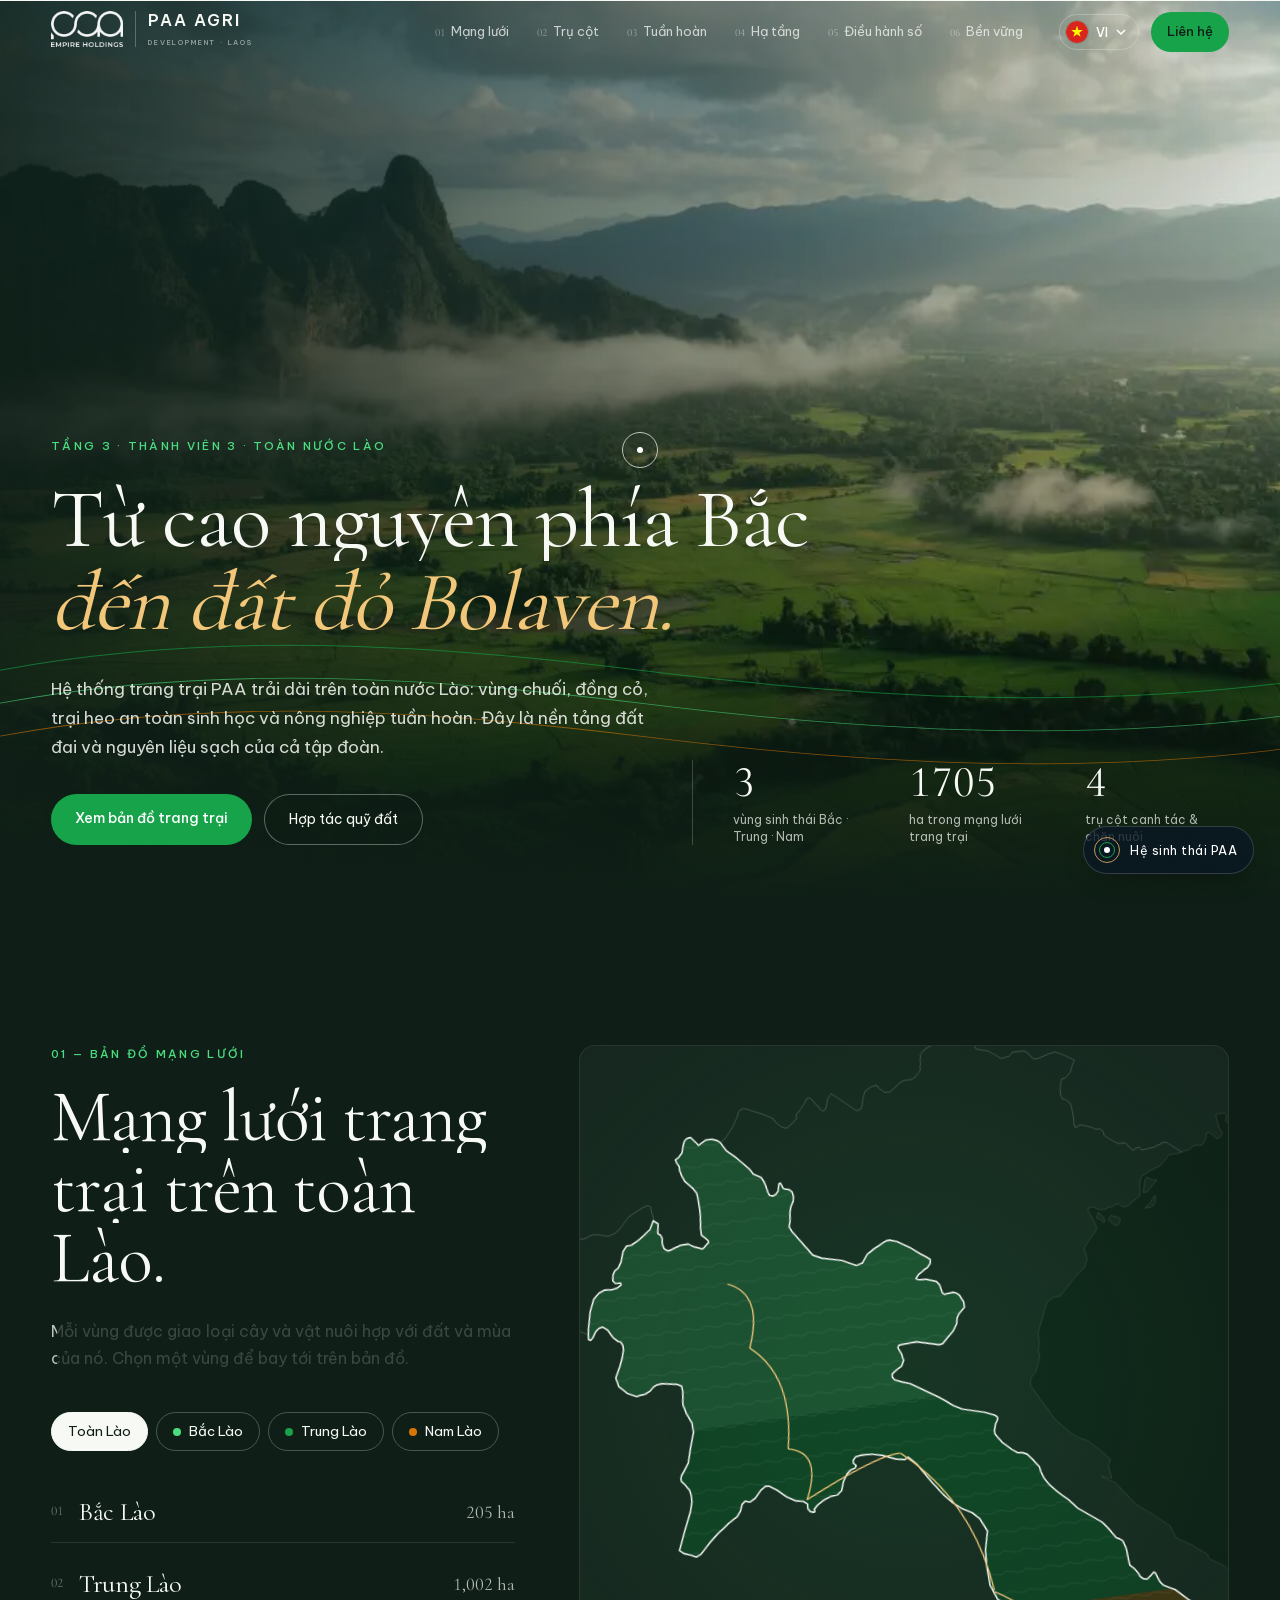
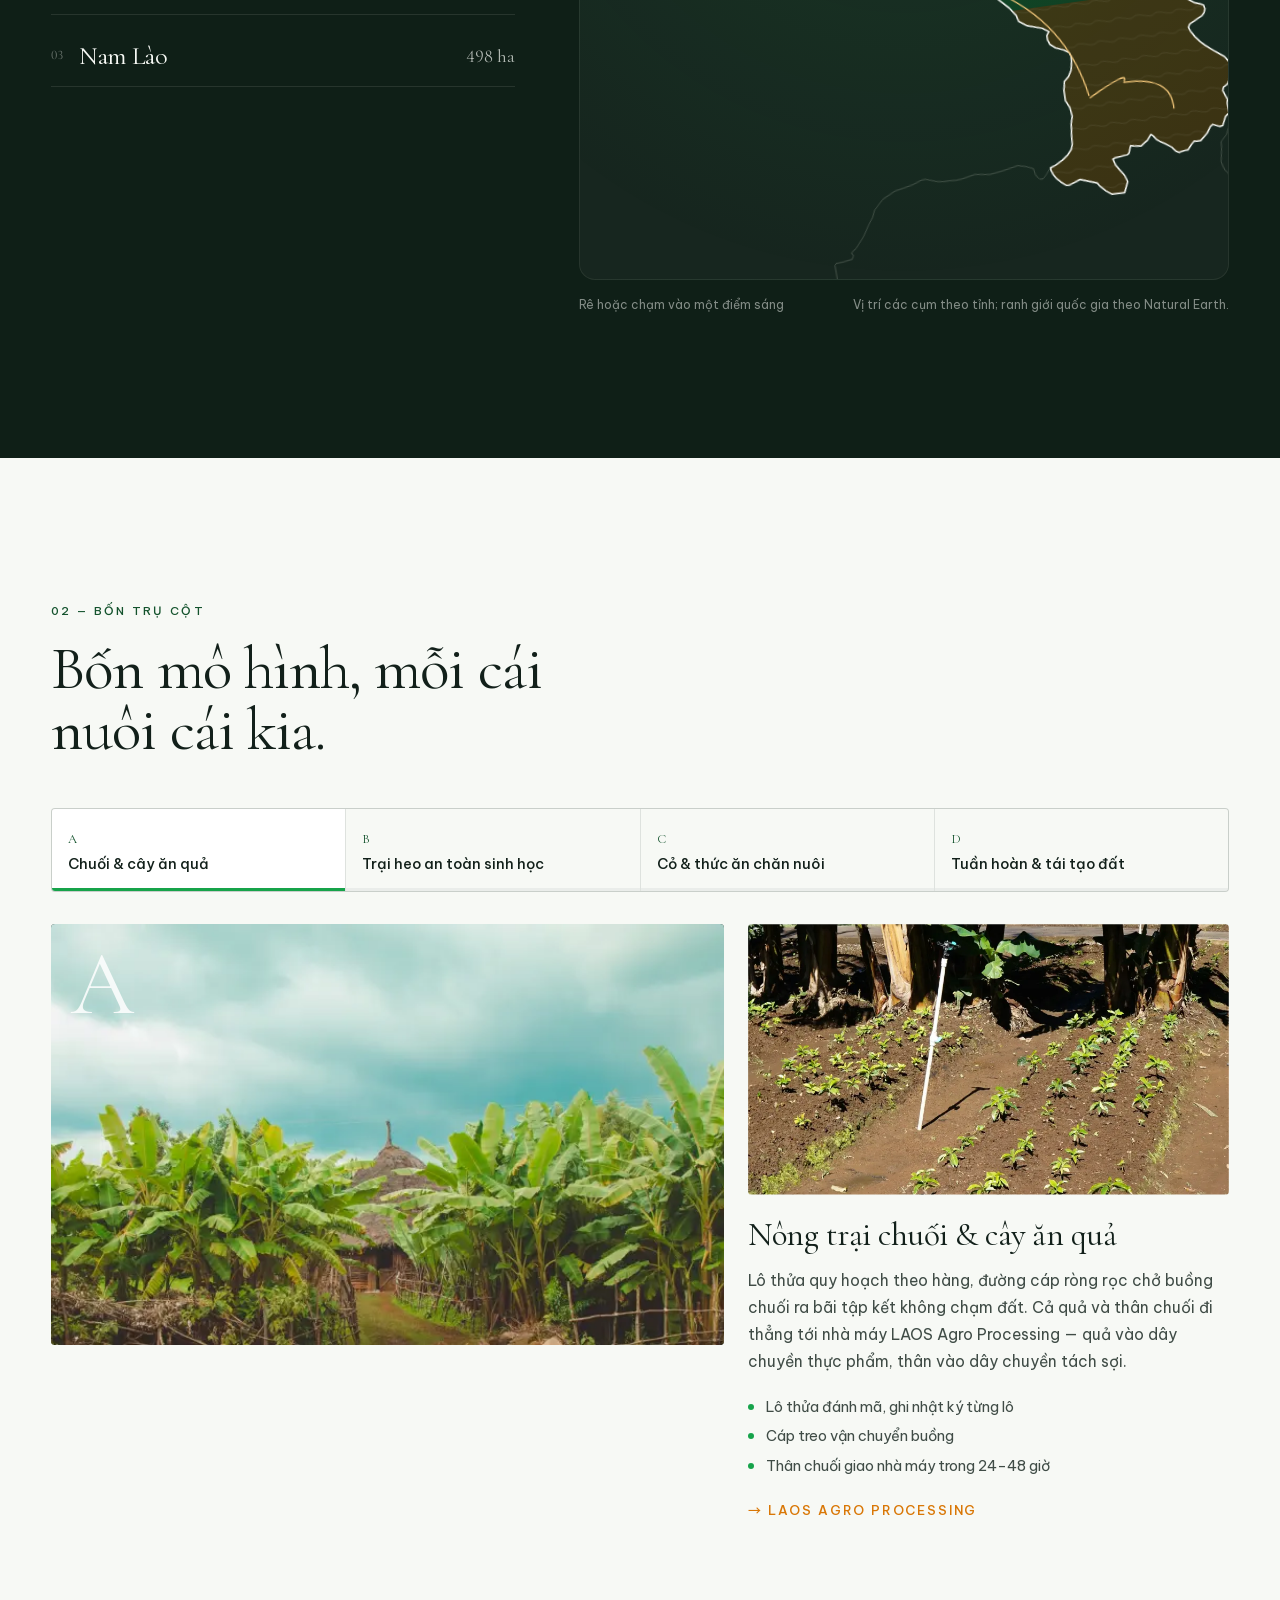
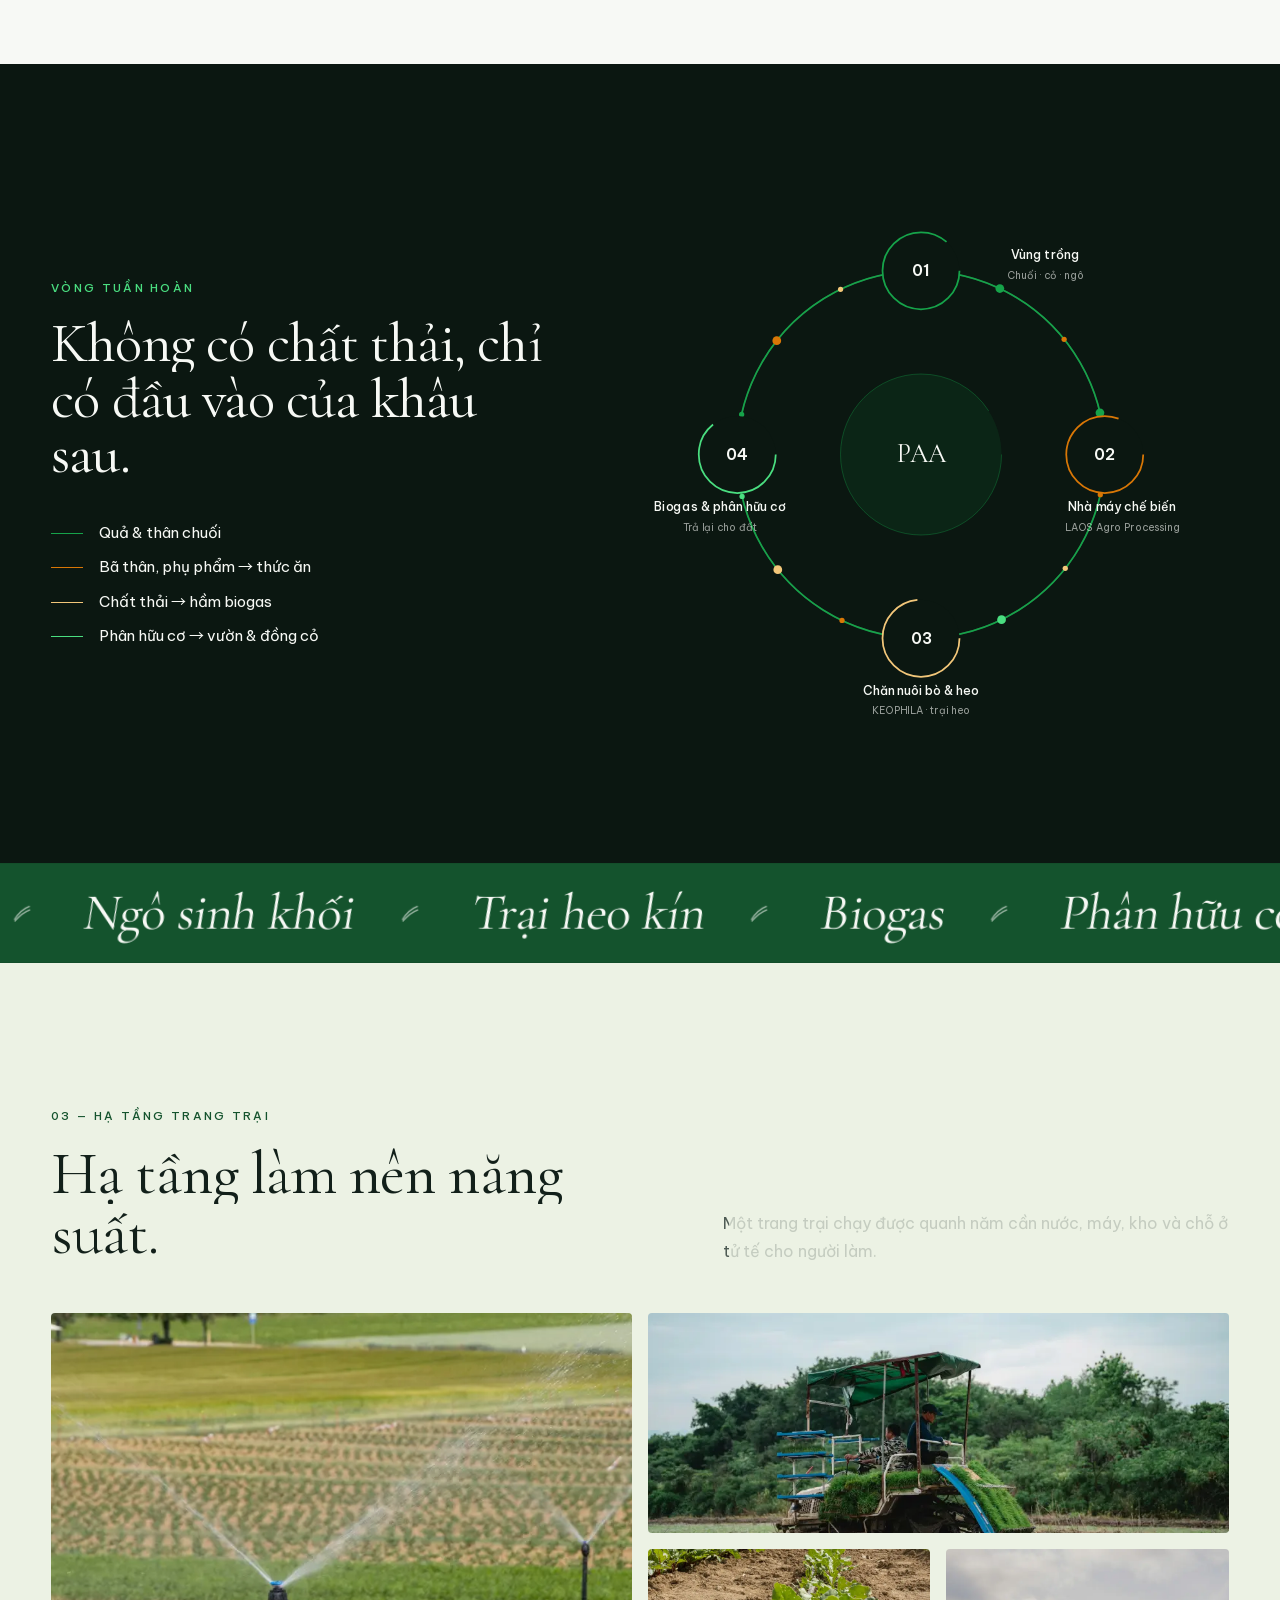
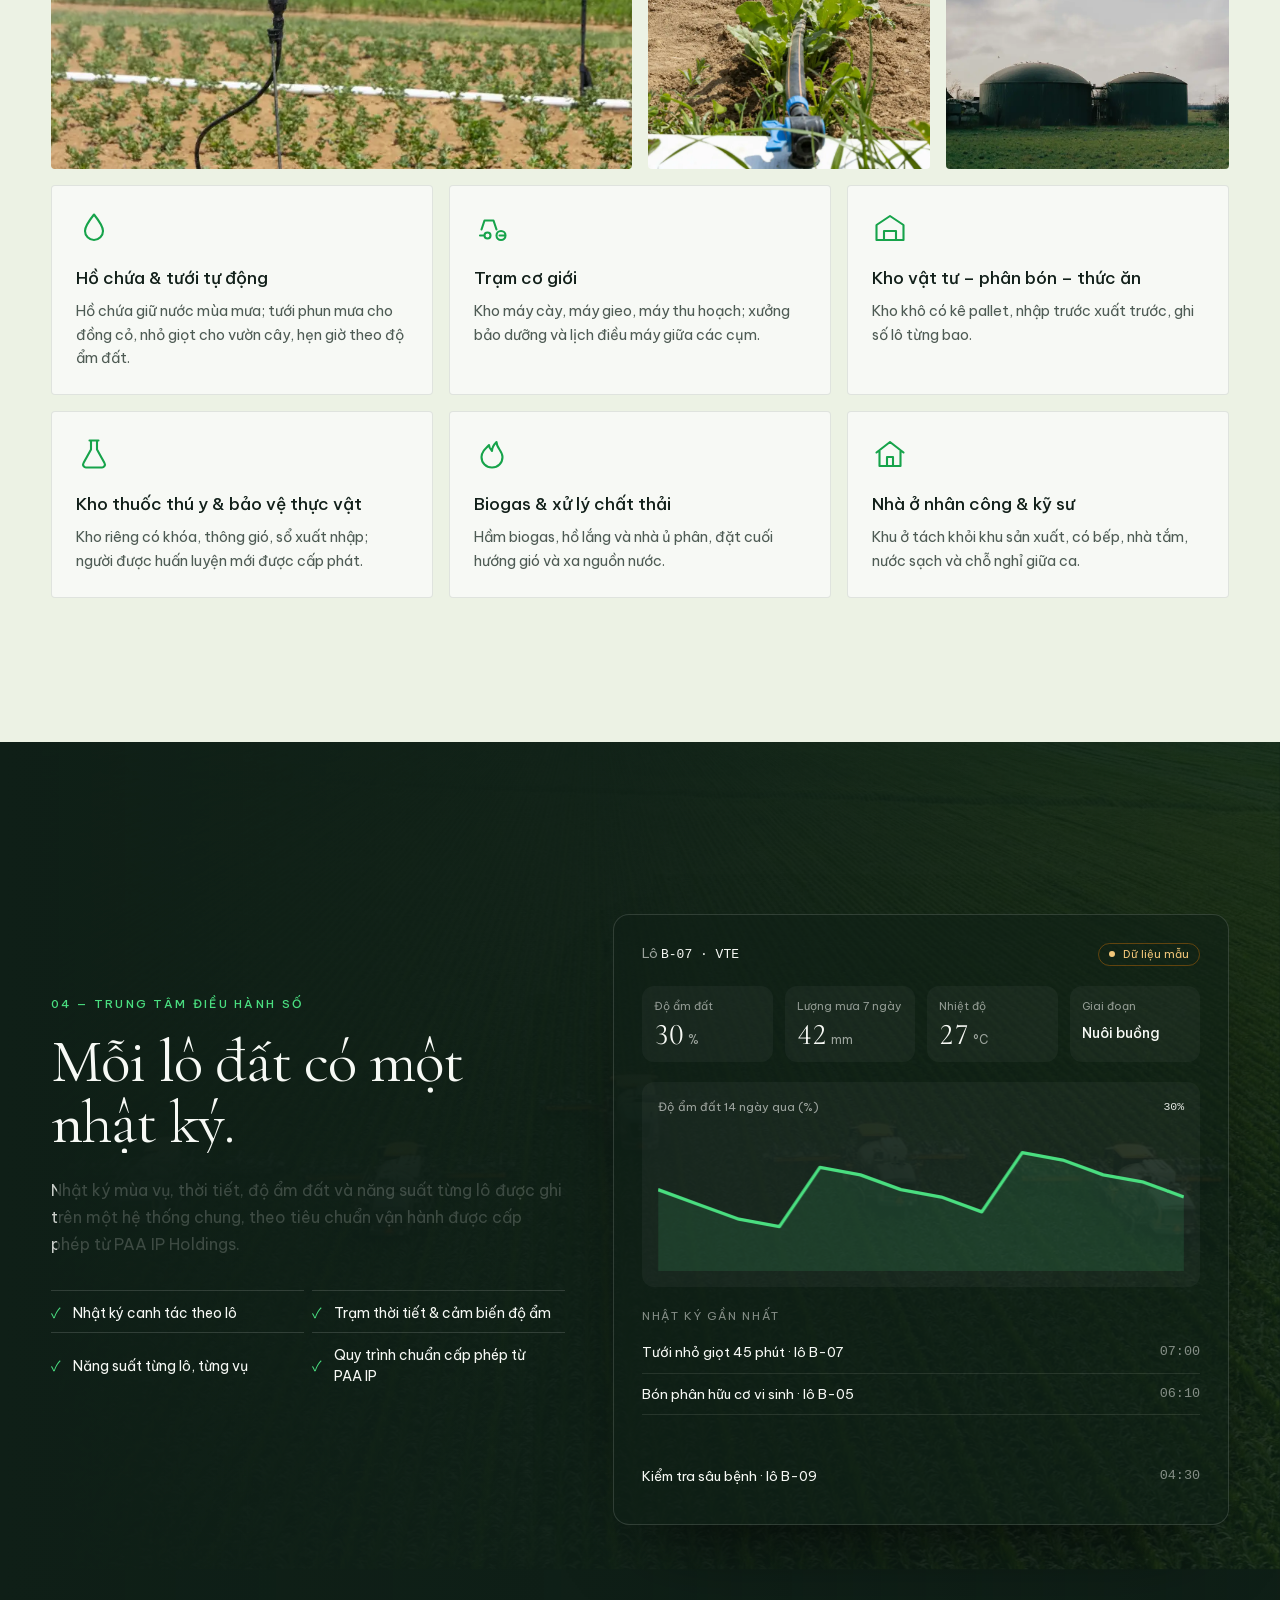
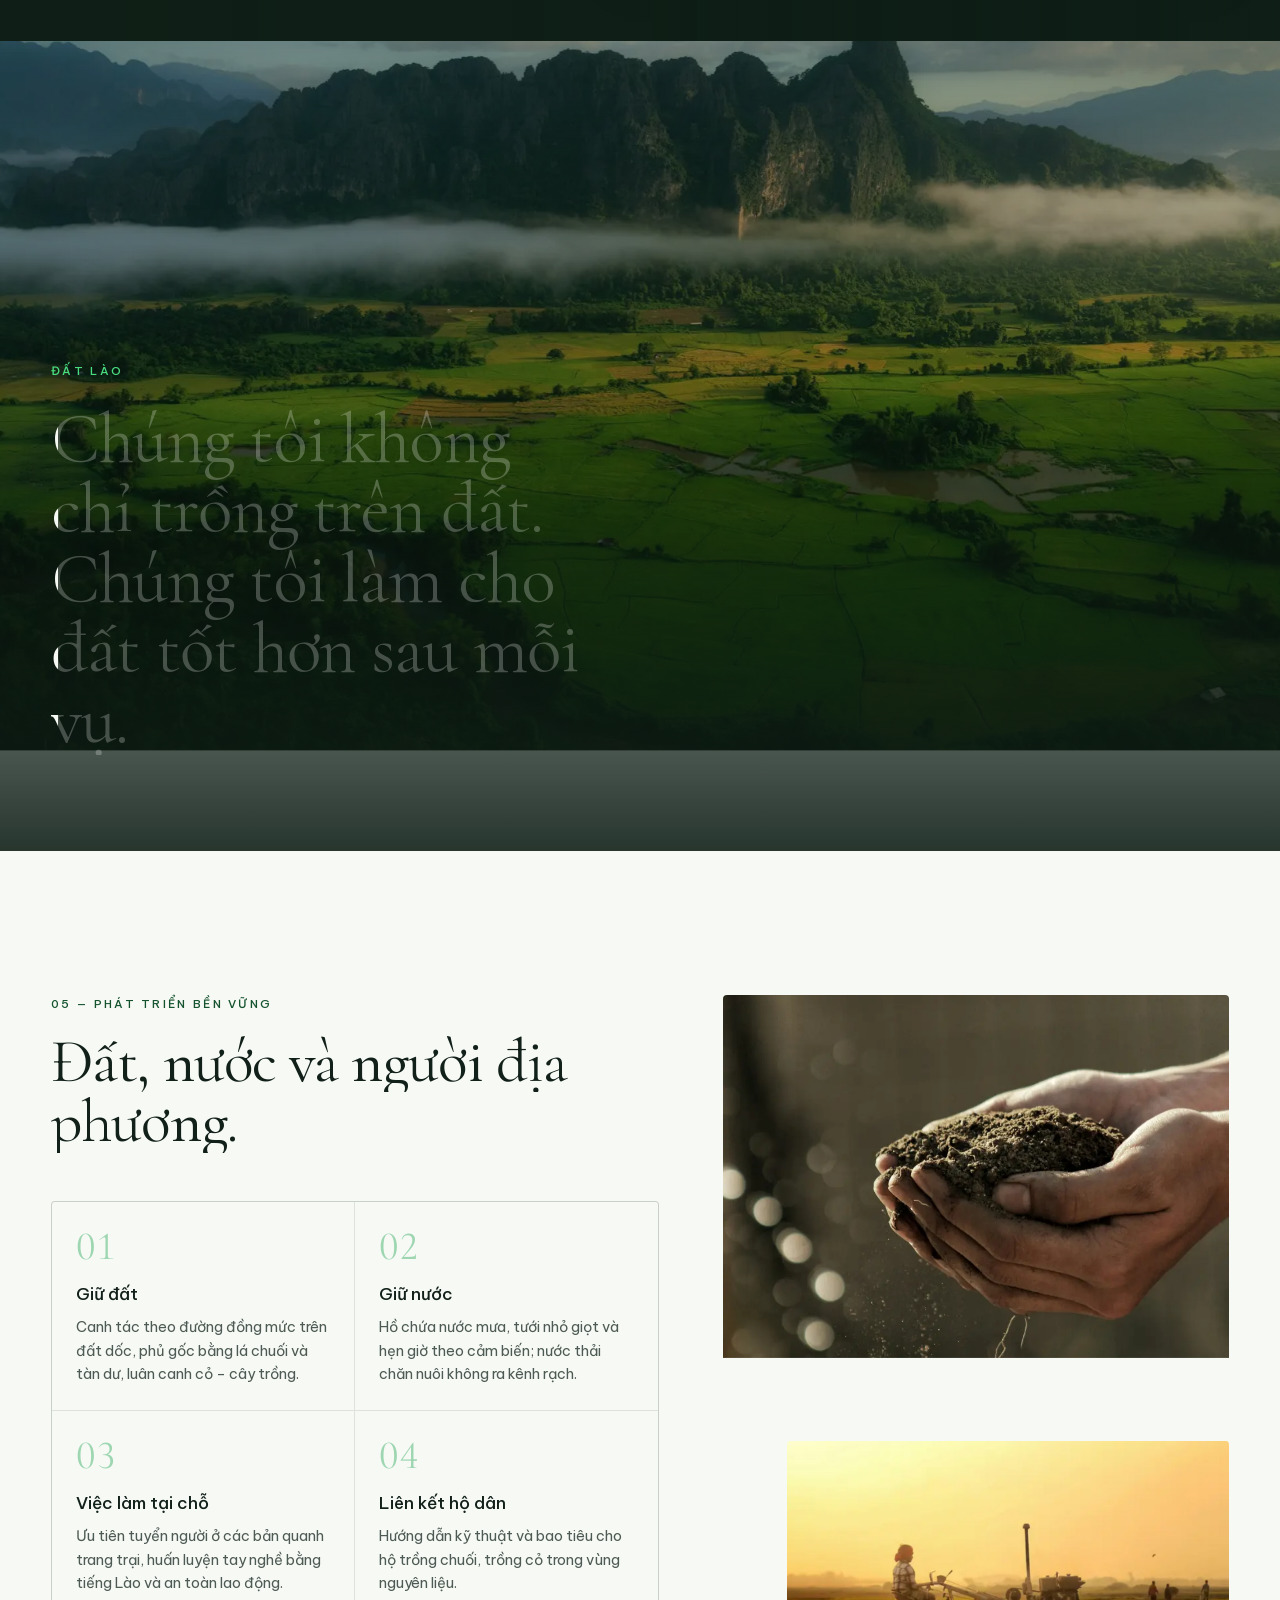
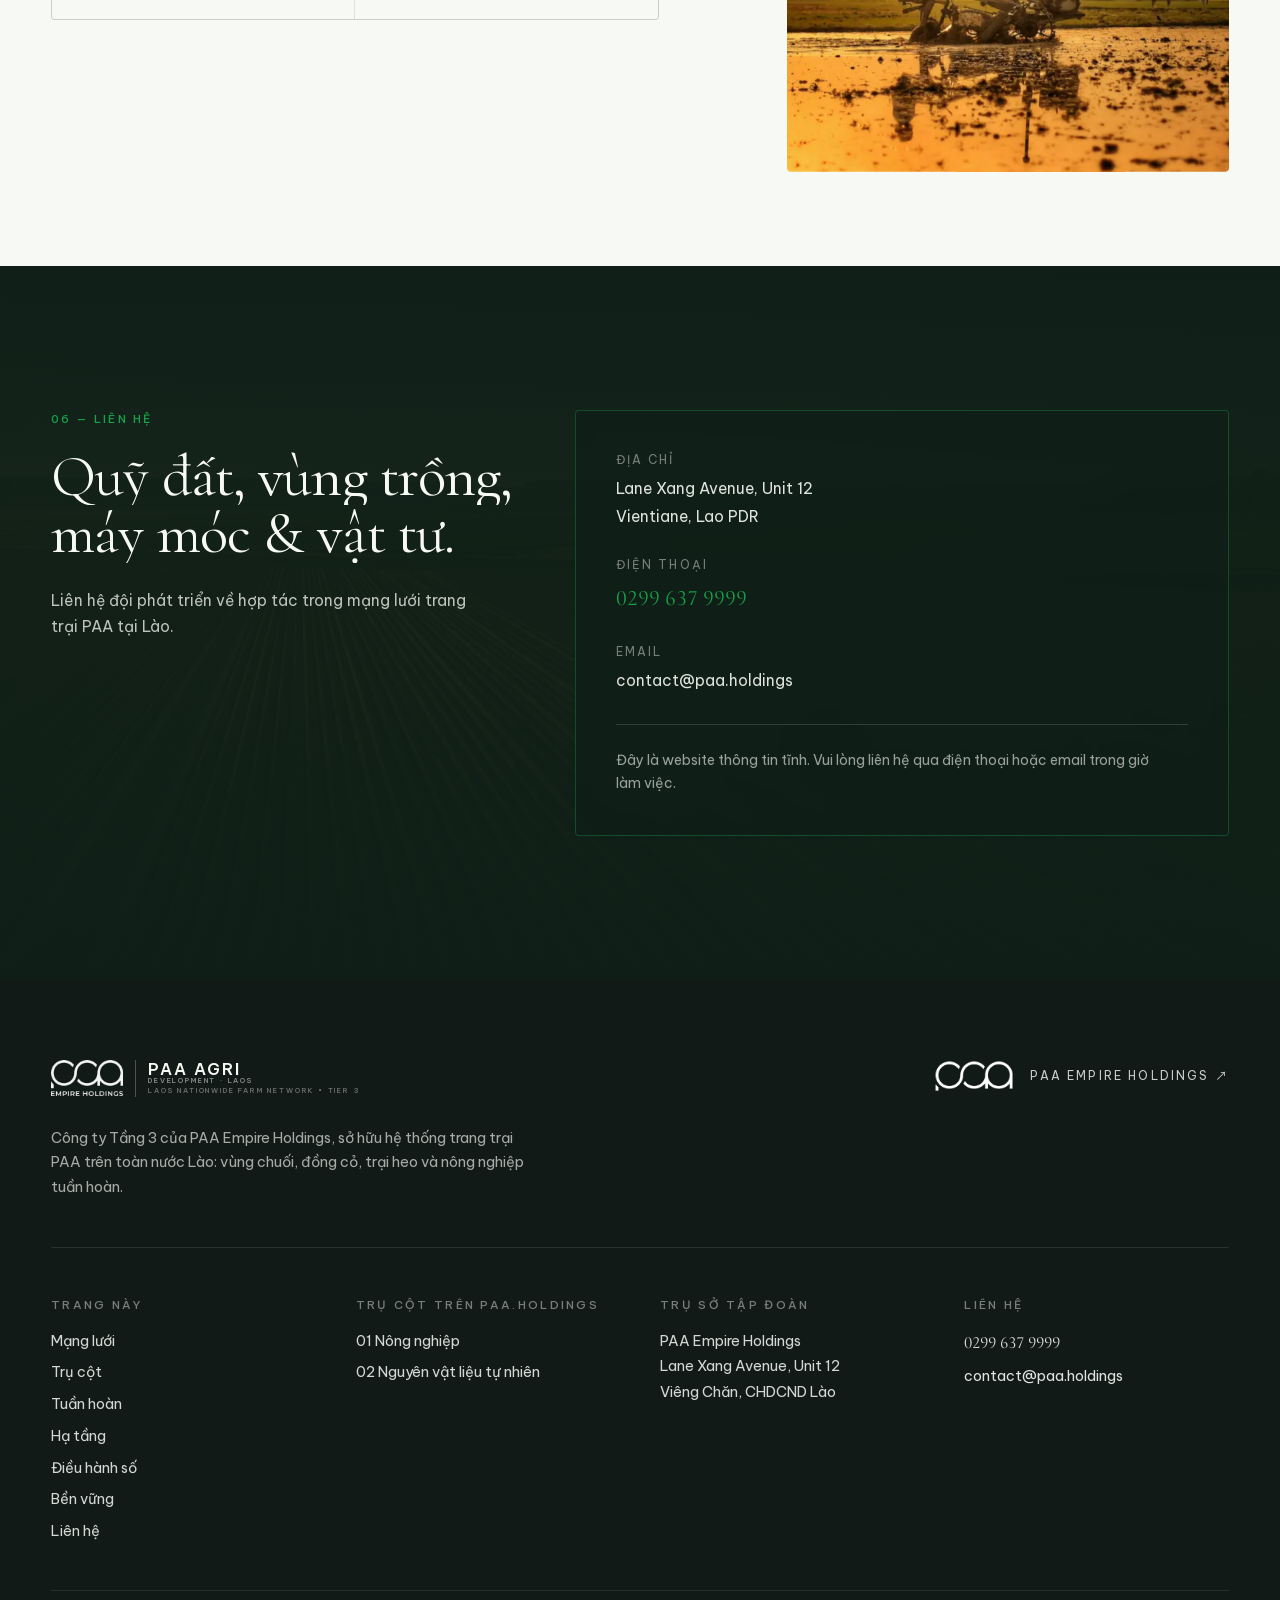
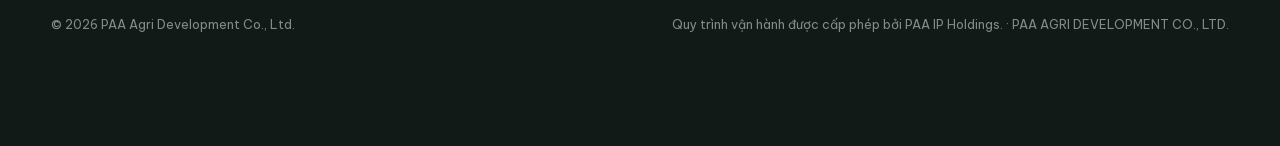
<file: vi/index.html>
<!DOCTYPE html><!--T7yh4eNKLCoHJLjJr3fdT--><html lang="vi" class="__variable_136424 __variable_6d971a __variable_1e4936 __variable_4a859a"><head><meta charSet="utf-8"/><meta name="viewport" content="width=device-width, initial-scale=1"/><link rel="preload" href="/_next/static/media/00f4982f357db61e-s.p.woff2" as="font" crossorigin="" type="font/woff2"/><link rel="preload" href="/_next/static/media/07ef58f5f6014a87-s.p.woff2" as="font" crossorigin="" type="font/woff2"/><link rel="preload" href="/_next/static/media/2173e4bb28c315da-s.p.woff2" as="font" crossorigin="" type="font/woff2"/><link rel="preload" href="/_next/static/media/25ab8995c98996d7-s.p.woff2" as="font" crossorigin="" type="font/woff2"/><link rel="preload" href="/_next/static/media/48410f3df60da620-s.p.woff2" as="font" crossorigin="" type="font/woff2"/><link rel="preload" href="/_next/static/media/5662512df8b0ccdf-s.p.woff2" as="font" crossorigin="" type="font/woff2"/><link rel="preload" href="/_next/static/media/5ab5267d02dae909-s.p.woff2" as="font" crossorigin="" type="font/woff2"/><link rel="preload" href="/_next/static/media/62a3c74fa0e47362-s.p.woff2" as="font" crossorigin="" type="font/woff2"/><link rel="preload" href="/_next/static/media/7b89a4fd5e90ede0-s.p.woff2" as="font" crossorigin="" type="font/woff2"/><link rel="preload" href="/_next/static/media/8201559e247ad180-s.p.woff2" as="font" crossorigin="" type="font/woff2"/><link rel="preload" href="/_next/static/media/89362aa296165c6d-s.p.woff2" as="font" crossorigin="" type="font/woff2"/><link rel="preload" href="/_next/static/media/c48b38fe8bb532f3-s.p.woff2" as="font" crossorigin="" type="font/woff2"/><link rel="preload" href="/_next/static/media/c6f81e539d11fc99-s.p.woff2" as="font" crossorigin="" type="font/woff2"/><link rel="preload" href="/_next/static/media/cd79e1ff94fa521b-s.p.woff2" as="font" crossorigin="" type="font/woff2"/><link rel="preload" href="/_next/static/media/e11f95d95ac59fa4-s.p.woff2" as="font" crossorigin="" type="font/woff2"/><link rel="preload" as="image" href="/images/logos/paa-lockup-white.png"/><link rel="preload" as="image" href="/images/logos/paa-mark-white.png"/><link rel="stylesheet" href="/_next/static/css/6f17d0a183a40526.css" data-precedence="next"/><link rel="stylesheet" href="/_next/static/css/ea0e060875061b37.css" data-precedence="next"/><link rel="stylesheet" href="/_next/static/css/baae67e8ad60c184.css" data-precedence="next"/><link rel="preload" as="script" fetchPriority="low" href="/_next/static/chunks/webpack-d1de46cb3f755ec6.js"/><script src="/_next/static/chunks/87c73c54-24122e7b92478d00.js" async=""></script><script src="/_next/static/chunks/18-1199a09a179f36fc.js" async=""></script><script src="/_next/static/chunks/main-app-a4c10dd6a39bd72f.js" async=""></script><script src="/_next/static/chunks/25c8a87d-6c7817babc937c01.js" async=""></script><script src="/_next/static/chunks/753-714489fba0118efb.js" async=""></script><script src="/_next/static/chunks/198-aab3a35bd5c98647.js" async=""></script><script src="/_next/static/chunks/app/%5Blocale%5D/page-ea0001b72796c2f5.js" async=""></script><meta name="next-size-adjust" content=""/><title>PAA Agri Development — Mạng lưới trang trại PAA trên toàn nước Lào</title><meta name="description" content="Vùng chuối, đồng cỏ, trại heo an toàn sinh học và nông nghiệp tuần hoàn từ Bắc đến Nam Lào. Nền tảng đất đai và nguyên liệu của PAA Empire Holdings."/><link rel="alternate" hrefLang="vi" href="/vi/"/><link rel="alternate" hrefLang="en" href="/en/"/><link rel="alternate" hrefLang="lo" href="/lo/"/><link rel="alternate" hrefLang="zh" href="/zh/"/><meta property="og:title" content="PAA Agri Development — Mạng lưới trang trại PAA trên toàn nước Lào"/><meta property="og:description" content="Vùng chuối, đồng cỏ, trại heo an toàn sinh học và nông nghiệp tuần hoàn từ Bắc đến Nam Lào. Nền tảng đất đai và nguyên liệu của PAA Empire Holdings."/><meta property="og:locale" content="vi"/><meta property="og:type" content="website"/><meta name="twitter:card" content="summary"/><meta name="twitter:title" content="PAA Agri Development — Mạng lưới trang trại PAA trên toàn nước Lào"/><meta name="twitter:description" content="Vùng chuối, đồng cỏ, trại heo an toàn sinh học và nông nghiệp tuần hoàn từ Bắc đến Nam Lào. Nền tảng đất đai và nguyên liệu của PAA Empire Holdings."/><link rel="icon" href="/favicon.svg"/><script src="/_next/static/chunks/polyfills-42372ed130431b0a.js" noModule=""></script></head><body><div hidden=""><!--$--><!--/$--></div><div class="paa-intro " aria-hidden="true"><div class="paa-intro__inner"><div class="paa-intro__mark"><svg viewBox="0 0 64 64" fill="none" role="img" aria-label="PAA Agri Development" class="text-mineral"><g stroke="currentColor" stroke-width="5.5" stroke-linecap="round"><circle cx="28" cy="24" r="12.5"></circle><path d="M40.5 11.5V36.5"></path></g><g stroke="var(--mark-accent, #C2995B)" stroke-width="2.6" stroke-linecap="round" fill="none"><path d="M4 46C16 41 28 43 40 46S56 50 60 48"></path><path d="M4 52.5C16 47.5 28 49.5 40 52.5S56 56.5 60 54.5" opacity=".75"></path><path d="M4 59C16 54 28 56 40 59S56 62 60 61" opacity=".5"></path></g></svg></div><p class="paa-intro__name">PAA AGRI</p><p class="paa-intro__tag">DEVELOPMENT · LAOS</p></div><p class="paa-intro__count">000</p></div><header class="sticky top-0 z-50 transition-colors duration-500 border-b border-transparent"><div class="shell relative z-50 flex h-16 items-center gap-6"><a href="#top" class="shrink-0" aria-label="PAA Agri Development"><span class="group inline-flex items-stretch gap-2.5 sm:gap-3 text-mineral "><img src="/images/logos/paa-lockup-white.png" alt="PAA Empire Holdings" class="h-8 w-auto sm:h-9 opacity-95 transition-opacity duration-300 group-hover:opacity-100" decoding="async" aria-hidden="true"/><span class="w-px shrink-0 self-stretch opacity-25 bg-white" aria-hidden="true"></span><span class="flex min-w-0 flex-col justify-between py-[1px]"><span class="text-[14px] tracking-[0.1em] sm:text-[16px] sm:tracking-[0.12em] font-semibold uppercase leading-none">PAA AGRI</span><span class="text-[6.5px] tracking-[0.22em] sm:text-[7px] sm:tracking-[0.26em] font-medium uppercase leading-none opacity-55">DEVELOPMENT · LAOS</span></span></span></a><nav class="ml-auto hidden xl:block" aria-label="Sections"><ol class="flex items-center gap-1"><li><a href="#network" class="group flex items-baseline gap-1.5 whitespace-nowrap rounded-full px-3 py-2 text-[13px] transition-colors text-mineral/75 hover:text-mineral "><span class="num text-[11px] opacity-60">0<!-- -->1</span>Mạng lưới</a></li><li><a href="#pillars" class="group flex items-baseline gap-1.5 whitespace-nowrap rounded-full px-3 py-2 text-[13px] transition-colors text-mineral/75 hover:text-mineral "><span class="num text-[11px] opacity-60">0<!-- -->2</span>Trụ cột</a></li><li><a href="#cycle" class="group flex items-baseline gap-1.5 whitespace-nowrap rounded-full px-3 py-2 text-[13px] transition-colors text-mineral/75 hover:text-mineral "><span class="num text-[11px] opacity-60">0<!-- -->3</span>Tuần hoàn</a></li><li><a href="#infra" class="group flex items-baseline gap-1.5 whitespace-nowrap rounded-full px-3 py-2 text-[13px] transition-colors text-mineral/75 hover:text-mineral "><span class="num text-[11px] opacity-60">0<!-- -->4</span>Hạ tầng</a></li><li><a href="#telemetry" class="group flex items-baseline gap-1.5 whitespace-nowrap rounded-full px-3 py-2 text-[13px] transition-colors text-mineral/75 hover:text-mineral "><span class="num text-[11px] opacity-60">0<!-- -->5</span>Điều hành số</a></li><li><a href="#esg" class="group flex items-baseline gap-1.5 whitespace-nowrap rounded-full px-3 py-2 text-[13px] transition-colors text-mineral/75 hover:text-mineral "><span class="num text-[11px] opacity-60">0<!-- -->6</span>Bền vững</a></li></ol></nav><div class="ml-auto hidden items-center gap-3 md:flex xl:ml-0"><div class="relative"><button type="button" aria-haspopup="listbox" aria-expanded="false" aria-controls="_R_mkluivb_" aria-label="Ngôn ngữ" class="flex items-center gap-2 rounded-full border py-1.5 pl-1.5 pr-3 text-[12.5px] font-medium transition-colors border-white/25 text-white hover:border-white/60"><svg width="22" height="22" viewBox="0 0 24 24" class="shrink-0 rounded-full ring-1 ring-black/10" aria-hidden="true"><defs><clipPath id="f_R_mmkluivb_"><circle cx="12" cy="12" r="12"></circle></clipPath></defs><g clip-path="url(#f_R_mmkluivb_)"><rect width="24" height="24" fill="#DA251D"></rect><polygon fill="#FF0" points="12,5.2 13.5,9.8 18.4,9.8 14.45,12.7 15.95,17.3 12,14.4 8.05,17.3 9.55,12.7 5.6,9.8 10.5,9.8"></polygon></g></svg>VI<svg viewBox="0 0 10 6" class="h-1.5 w-2.5 transition-transform " aria-hidden="true"><path d="M1 1l4 4 4-4" fill="none" stroke="currentColor" stroke-width="1.5"></path></svg></button></div><a href="#contact" class="whitespace-nowrap rounded-full bg-pasture-bright px-4 py-2.5 text-[13px] font-medium text-steel transition-transform hover:-translate-y-0.5">Liên hệ</a></div><button type="button" class="ml-auto rounded-full border px-4 py-2 text-[13px] md:ml-3 xl:hidden border-white/25 text-mineral" aria-expanded="false" aria-controls="mobile-nav">Menu</button></div></header><main><section id="top" data-tone="dark" class="relative -mt-16 h-[100svh] min-h-[640px] overflow-hidden bg-steel text-mineral"><div data-hero-media="true" class="absolute inset-0 will-change-transform"><video class="hero-still h-full w-full object-cover" src="/media/v-aerial.mp4" poster="/media/region-central-sm.webp" autoPlay="" muted="" loop="" playsInline="" preload="auto" aria-hidden="true"></video></div><div aria-hidden="true" class="absolute inset-0 bg-gradient-to-r from-steel/90 via-steel/45 to-steel/10"></div><div aria-hidden="true" class="absolute inset-x-0 bottom-0 h-72 bg-gradient-to-t from-steel to-transparent"></div><svg aria-hidden="true" data-draw="true" viewBox="0 0 1440 300" preserveAspectRatio="none" class="absolute inset-x-0 bottom-28 h-[22vh] w-full opacity-60"><path d="M0 120C240 60 480 80 720 120S1200 180 1440 140" fill="none" stroke="#16A34A" stroke-width="1.5"></path><path d="M0 170C240 110 480 130 720 170S1200 230 1440 190" fill="none" stroke="#4ADE80" stroke-width="1.2"></path><path d="M0 220C240 160 480 180 720 220S1200 280 1440 240" fill="none" stroke="#D97706" stroke-width="1.2"></path></svg><div data-hero-copy="true" class="shell relative flex h-full flex-col justify-end pb-10 pt-28 md:pb-14"><p class="eyebrow hero-in text-rfid" style="--i:0" data-scramble="true">TẦNG 3 · THÀNH VIÊN 3 · TOÀN NƯỚC LÀO</p><h1 class="display mt-6 max-w-[min(100%,1200px)] text-[clamp(44px,min(6.6vw,12vh),120px)]"><span class="block" data-split="intro" data-delay="0.3">Từ cao nguyên phía Bắc</span><span class="block italic text-[#F3C77A]" data-split="intro" data-delay="0.55">đến đất đỏ Bolaven.</span></h1><div class="mt-8 grid items-end gap-8 lg:grid-cols-[minmax(0,1fr)_auto]"><div><p class="hero-in max-w-[54ch] text-[16px] leading-[1.7] text-mineral/85 md:text-[17px]" style="--i:3">Hệ thống trang trại PAA trải dài trên toàn nước Lào: vùng chuối, đồng cỏ, trại heo an toàn sinh học và nông nghiệp tuần hoàn. Đây là nền tảng đất đai và nguyên liệu sạch của cả tập đoàn.</p><div class="hero-in mt-8 flex flex-wrap gap-3" style="--i:4"><a href="#network" data-magnetic="true" data-cursor="Map" class="rounded-full bg-pasture-bright px-6 py-3.5 text-[14px] font-medium text-white">Xem bản đồ trang trại</a><a href="#contact" class="rounded-full border border-mineral/35 bg-steel/25 px-6 py-3.5 text-[14px] backdrop-blur-sm transition-colors hover:bg-mineral hover:text-steel">Hợp tác quỹ đất</a></div></div><dl class="hero-in flex gap-8 border-t border-mineral/20 pt-5 lg:border-l lg:border-t-0 lg:pl-10 lg:pt-0" style="--i:5"><div><dt class="sr-only">vùng sinh thái Bắc · Trung · Nam</dt><dd class="num text-[44px] leading-none" data-count="3">3</dd><dd class="mt-2 max-w-[16ch] text-[12px] leading-snug text-mineral/70">vùng sinh thái Bắc · Trung · Nam</dd></div><div><dt class="sr-only">ha trong mạng lưới trang trại</dt><dd class="num text-[44px] leading-none" data-count="1705">1705</dd><dd class="mt-2 max-w-[16ch] text-[12px] leading-snug text-mineral/70">ha trong mạng lưới trang trại</dd></div><div><dt class="sr-only">trụ cột canh tác &amp; chăn nuôi</dt><dd class="num text-[44px] leading-none" data-count="4">4</dd><dd class="mt-2 max-w-[16ch] text-[12px] leading-snug text-mineral/70">trụ cột canh tác &amp; chăn nuôi</dd></div></dl></div></div></section><section id="network" data-tone="dark" class="relative overflow-x-clip bg-steel py-24 text-mineral md:py-36"><span aria-hidden="true" data-speed="0.5" class="section-num">01</span><div class="shell grid gap-8 lg:grid-cols-[minmax(0,5fr)_minmax(0,7fr)] lg:gap-16"><div class="relative z-10 contents lg:block lg:sticky lg:top-24 lg:self-start"><div class="order-1 lg:order-none"><p class="eyebrow text-rfid" data-reveal="true" data-scramble="true">01 — BẢN ĐỒ MẠNG LƯỚI</p><h2 class="display mt-5 text-[clamp(30px,7vw,72px)]" data-split="true">Mạng lưới trang trại trên toàn Lào.</h2><p class="mt-6 max-w-[46ch] text-[16px] leading-[1.7] text-mineral/75" data-scrub="true">Mỗi vùng được giao loại cây và vật nuôi hợp với đất và mùa của nó. Chọn một vùng để bay tới trên bản đồ.</p></div><div class="order-3 mt-4 lg:order-none lg:mt-10"><div role="tablist" aria-label="01 — BẢN ĐỒ MẠNG LƯỚI" class="flex w-full flex-nowrap gap-1.5 overflow-x-auto pb-1 [-ms-overflow-style:none] [scrollbar-width:none] [&amp;::-webkit-scrollbar]:hidden md:flex-wrap md:gap-2 md:overflow-visible md:pb-0"><button role="tab" aria-selected="true" class="shrink-0 rounded-full border px-2.5 py-1.5 text-[11px] transition-colors md:px-4 md:py-2 md:text-[13.5px] border-mineral bg-mineral text-steel">Toàn Lào</button><button role="tab" aria-selected="false" class="shrink-0 rounded-full border px-2.5 py-1.5 text-[11px] transition-colors md:px-4 md:py-2 md:text-[13.5px] border-mineral/25 hover:border-mineral/60"><span class="mr-1.5 inline-block h-1.5 w-1.5 rounded-full md:mr-2 md:h-2 md:w-2" style="background:#4ADE80"></span>Bắc Lào</button><button role="tab" aria-selected="false" class="shrink-0 rounded-full border px-2.5 py-1.5 text-[11px] transition-colors md:px-4 md:py-2 md:text-[13.5px] border-mineral/25 hover:border-mineral/60"><span class="mr-1.5 inline-block h-1.5 w-1.5 rounded-full md:mr-2 md:h-2 md:w-2" style="background:#16A34A"></span>Trung Lào</button><button role="tab" aria-selected="false" class="shrink-0 rounded-full border px-2.5 py-1.5 text-[11px] transition-colors md:px-4 md:py-2 md:text-[13.5px] border-mineral/25 hover:border-mineral/60"><span class="mr-1.5 inline-block h-1.5 w-1.5 rounded-full md:mr-2 md:h-2 md:w-2" style="background:#D97706"></span>Nam Lào</button></div></div><div class="order-4 mt-6 min-h-[200px] lg:order-none lg:mt-8 lg:min-h-[300px]" aria-live="polite"><ul class="grid gap-3 sm:grid-cols-3 lg:grid-cols-1"><li data-reveal="true" style="--d:0"><button class="group flex w-full items-center gap-4 border-b border-mineral/10 py-4 text-left"><span class="num text-[13px] text-mineral/40">0<!-- -->1</span><span class="display flex-1 text-[26px] transition-colors group-hover:text-rfid">Bắc Lào</span><span class="num whitespace-nowrap text-[18px] text-mineral/70">205<!-- --> <!-- -->ha</span></button></li><li data-reveal="true" style="--d:1"><button class="group flex w-full items-center gap-4 border-b border-mineral/10 py-4 text-left"><span class="num text-[13px] text-mineral/40">0<!-- -->2</span><span class="display flex-1 text-[26px] transition-colors group-hover:text-rfid">Trung Lào</span><span class="num whitespace-nowrap text-[18px] text-mineral/70">1,002<!-- --> <!-- -->ha</span></button></li><li data-reveal="true" style="--d:2"><button class="group flex w-full items-center gap-4 border-b border-mineral/10 py-4 text-left"><span class="num text-[13px] text-mineral/40">0<!-- -->3</span><span class="display flex-1 text-[26px] transition-colors group-hover:text-rfid">Nam Lào</span><span class="num whitespace-nowrap text-[18px] text-mineral/70">498<!-- --> <!-- -->ha</span></button></li></ul></div></div><div class="order-2 lg:order-none"><div class="relative"><div class="relative aspect-[7/9] w-full overflow-hidden rounded-2xl border border-mineral/10 bg-[radial-gradient(80%_60%_at_50%_40%,rgb(22_163_74/0.12),transparent)] [perspective:1600px]"><div class="absolute inset-0 [transform-style:preserve-3d] transition-transform duration-[1200ms] ease-[cubic-bezier(.16,1,.3,1)]" style="--tilt:52deg;transform:rotateX(var(--tilt)) rotateZ(-8deg) scale(1) translate(0%, 0%)"><svg viewBox="0 0 700 900" class="absolute inset-0 h-full w-full overflow-visible" data-draw="true"><defs><clipPath id="laos-clip"><path d="M200.8,77.0L205.4,85.8L215.5,95.5L227.7,109.4L231.4,115.7L239.3,120.6L241.8,125.4L243.6,132.7L244.5,138.3L246.0,141.4L249.1,142.7L252.8,141.3L255.5,138.4L257.6,130.3L259.2,129.5L261.6,136.0L264.4,137.3L267.7,138.1L270.5,141.0L271.4,146.0L270.5,151.1L267.1,157.0L265.3,163.0L264.1,172.3L262.2,178.8L265.0,184.7L283.6,212.9L292.8,217.5L314.2,223.0L321.8,227.0L328.9,230.6L335.6,228.9L342.0,220.3L349.6,215.6L364.3,208.4L368.3,208.0L376.2,210.9L389.4,219.4L398.9,227.3L404.7,231.4L409.2,235.2L408.6,239.4L405.0,243.5L400.4,245.9L394.3,249.8L390.9,253.7L393.0,255.3L401.9,256.2L412.3,259.9L415.4,264.0L416.0,267.6L417.2,273.4L419.0,275.1L428.8,274.2L431.9,275.4L435.2,278.4L438.6,286.3L438.6,292.1L431.6,298.5L429.1,302.4L427.9,308.5L423.0,315.9L409.5,328.1L406.2,328.9L381.7,322.1L370.4,322.5L365.2,322.8L362.5,323.1L361.0,325.6L364.0,333.1L365.2,340.4L362.2,345.9L353.9,350.9L350.9,353.3L350.6,356.4L352.7,359.7L360.3,363.1L368.9,366.2L397.6,385.2L403.7,389.8L411.7,396.3L420.6,401.4L444.1,408.1L454.5,412.7L457.2,415.1L456.9,418.1L454.2,422.1L452.0,429.0L452.0,433.0L454.5,437.1L458.5,443.1L467.9,452.3L473.1,456.3L478.6,457.2L483.5,459.6L488.7,466.4L494.5,474.8L495.4,480.6L497.9,488.1L503.4,496.7L510.7,505.1L521.4,515.3L527.2,522.6L530.0,525.5L552.6,543.1L557.8,549.6L565.7,562.1L569.1,563.9L572.1,566.4L574.3,573.3L574.9,578.2L575.8,593.3L580.1,597.8L583.8,603.3L585.3,607.3L588.7,610.2L592.3,610.9L596.9,607.5L600.3,604.4L601.8,605.3L605.5,615.8L608.5,619.6L614.6,623.3L620.4,626.2L633.0,638.8L639.7,643.4L644.3,644.9L648.3,647.1L649.2,651.1L647.6,655.2L645.2,657.8L630.5,665.2L628.7,668.4L630.5,673.1L634.2,679.3L638.2,684.5L643.4,689.7L653.4,697.9L662.3,704.5L667.2,711.7L670,716.6L668.1,722.2L664.4,728.6L661.7,734.0L656.5,737.0L655.3,740.7L657.4,746.3L658.9,750.3L658.0,755.0L658.6,764.9L654.1,768.4L649.8,777.4L646.7,778.0L639.4,774.8L636.6,776.5L632.1,783.1L623.8,790.2L619.8,790.2L617.1,789.5L613.7,792.5L609.1,798.0L607.0,797.8L599.0,799.2L596.0,797.4L592.3,792.8L585.9,788.1L580.4,784.7L577.3,782.4L574.6,778.5L572.1,776.1L567.6,781.5L559.6,786.9L552.3,785.8L548.6,785.0L545.9,792.6L543.7,794.0L530.3,795.4L527.8,796.6L530.0,803.6L537.9,815.6L540.1,822.4L535.2,833.5L521.4,833.2L515.3,828.7L509.5,822.4L507.4,819.3L489.9,813.0L478.0,817.3L474.3,817.1L468.8,812.6L465.5,809.1L462.1,803.9L460.3,798.7L460.3,796.3L465.5,794.5L473.7,790.2L480.5,785.3L485.0,780.2L486.9,775.0L487.2,768.7L489.0,752.7L491.2,745.0L489.9,735.4L486.3,727.7L486.3,716.4L487.5,710.9L488.1,707.2L493.3,702.7L497.0,696.1L498.8,687.4L499.1,681.2L497.6,677.4L492.4,673.7L483.8,670.2L478.6,665.9L476.5,660.6L476.5,656.0L479.2,652.0L472.8,647.5L457.2,642.6L448.7,636.7L446.8,629.9L440.4,620.8L429.4,609.6L423.6,593.6L423.0,572.5L424.2,555.4L429.1,535.7L422.7,521.3L415.4,513.8L405.6,508.2L396.1,500.1L387.2,489.8L376.5,474.3L364.0,454.0L355.5,444.8L351.2,447.0L342.0,445.0L328.3,439.1L316.3,436.0L305.9,435.5L299.2,436.7L296.2,440.0L295.9,443.0L298.6,446.1L297.1,448.4L291.9,450.1L287.6,453.5L282.7,461.0L279.3,470.7L274.2,474.6L266.2,475.4L258.6,478.2L250.9,483.0L247.3,486.5L247.6,489.0L246.0,489.6L242.4,488.2L240.5,485.0L240.8,479.9L236.9,476.5L228.9,474.8L219.7,469.2L209.7,460.0L202.6,455.1L198.7,454.4L192.9,458.2L185.5,466.1L179.4,469.2L174.5,467.5L170.8,470.3L168.1,477.5L163.5,483.1L152.8,489.3L152.2,490.1L140.3,498.4L130.5,506.8L119.2,517.9L114.0,519.8L108.8,517.0L101.5,514.2L97.2,510.4L105.1,491.5L114.6,470.3L117.4,460.7L117.7,453.5L116.8,447.6L113.1,441.6L109.4,436.9L109.1,433.8L110.3,430.5L114.0,425.6L119.2,418.1L123.8,402.4L129.3,385.9L129.0,375.7L124.4,364.8L121.9,354.4L123.8,340.0L123.2,334.5L118.3,331.7L102.1,328.9L97.2,329.3L92.9,331.2L88.6,335.1L83.4,337.5L73.4,338.9L63.9,334.0L55.9,325.7L53.8,315.7L59.9,303.8L63.9,294.1L66.3,285.8L66.0,281.7L64.2,277.6L62.0,277.1L56.8,272.0L52.0,263.0L47.1,258.8L42.8,259.6L38.8,263.0L34.8,269.1L32.1,271.5L30,270.4L30.6,265.1L31.2,260.0L35.8,240.4L41.3,227.6L48.0,221.6L54.7,219.1L62.0,220.0L68.2,218.9L73.0,215.9L72.7,214.0L66.9,213.6L64.5,210.3L65.7,203.8L68.2,199.7L72.1,197.6L76.1,191.3L79.8,180.2L84.4,174.7L89.9,174.5L99.0,169.8L111.9,160.5L116.8,151.4L121.6,155.5L119.8,166.0L122.6,168.2L123.8,171.9L123.2,177.7L124.1,182.8L126.2,185.1L129.0,186.4L142.7,182.1L151.0,181.8L154.6,184.5L157.7,186.2L161.7,187.7L165.0,189.4L166.9,188.9L171.5,184.5L173.0,183.7L173.3,181.7L169.9,177.7L166.6,174.4L166.6,167.1L168.1,154.4L168.4,147.9L168.1,132.1L167.5,127.8L164.4,122.6L156.2,112.9L154.0,106.8L152.5,100.8L152.8,97.0L150.7,92.7L149.5,88.5L153.4,86.5L157.7,81.8L159.8,74.7L162.0,69.4L165.0,67.2L167.8,66.4L169.6,66.8L176.7,76.3L185.2,71.5L191.9,71.6L197.7,74.0Z"></path></clipPath><pattern id="contours" width="22" height="22" patternUnits="userSpaceOnUse"><path d="M0 11C5 6 17 16 22 11" fill="none" stroke="rgb(247 249 245 / 0.08)"></path></pattern></defs><path d="M365.2,1140.2L366.8,1144.6L366.1,1154.5L362.8,1164.4L364.0,1168.7L361.3,1171.4L355.8,1153.0L348.4,1145.0L346.9,1141.9L351.2,1142.2L358.5,1137.1L362.2,1136.9ZM697.2,156.8L693.2,157.6L683.1,157.8L674.5,166.2L668.4,169.6L659.3,172.5L649.2,177.2L646.4,185.5L646.1,191.5L644.6,198.1L628.4,207.7L623.8,206.8L620.7,203.2L616.2,203.9L612.8,205.7L609.1,205.5L604.9,207.6L599.3,206.9L594.2,203.9L591.1,203.2L587.4,203.0L586.8,206.6L592.0,220.7L593.5,227.1L576.4,246.0L578.3,258.3L573.7,267.6L563.3,275.1L543.7,294.4L534.9,294.9L528.1,299.3L513.8,330.9L513.5,341.9L511.3,349.7L511.9,357.3L505.5,372.3L498.8,378.7L497.6,386.8L506.7,403.6L508.0,406.6L513.2,415.6L515.9,422.0L520.2,428.4L535.2,445.0L541.9,450.1L549.8,453.7L564.5,468.6L571.8,478.2L568.5,484.5L570.3,498.3L559.6,494.3L561.1,496.0L573.4,503.4L592.0,529.7L608.2,542.6L624.7,557.4L629.9,571.5L644.6,580.7L661.1,594.1L660.5,597.0L664.8,600.7L676.1,607.8L682.8,615.3L685.2,622.4L689.2,623.4L694.1,621.8L698.7,621.1L701.7,621.6L706.9,629.4L713.7,636.5L717.0,642.8L719.8,642.0L721.9,642.9L722.5,648.3L723.7,651.8L732.9,662.1L737.2,671.8L748.5,687.5L756.4,696.4L762.6,701.4L769.0,705.7L775.7,723.1L779.1,738.9L786.1,756.2L791.6,763.9L791.6,778.3L795.9,793.1L800.5,803.0L802.0,813.2L803.2,818.2L805.0,822.0L809.9,839.3L808.7,847.2L805.3,839.5L805.7,862.5L808.7,874.6L807.2,889.6L810.5,894.9L816.3,911.7L820.3,917.8L820.0,938.5L822.2,948.9L816.7,942.7L812.7,935.6L807.5,939.4L802.9,944.8L810.2,967.0L801.7,964.9L802.6,994.6L806.0,1001.6L806.3,1004.9L805.3,1008.9L802.9,1004.6L802.6,1000.1L801.1,1001.0L801.4,1003.4L798.3,1008.6L797.7,1015.1L800.5,1020.5L801.1,1024.8L798.9,1030.0L795.6,1035.6L787.6,1036.3L785.8,1047.0L783.0,1058.4L769.0,1060.3L758.9,1070.3L746.1,1074.1L734.7,1084.1L722.5,1093.3L714.3,1094.5L707.5,1096.5L699.6,1111.8L686.1,1113.6L662.3,1126.0L654.4,1132.0L647.0,1134.4L636.6,1139.6L634.5,1137.7L630.8,1133.2L622.0,1130.9L617.4,1126.0L616.2,1119.6L614.9,1117.0L613.1,1120.6L611.6,1135.9L610.0,1139.3L606.1,1140.8L598.4,1136.5L591.4,1127.7L581.0,1133.8L584.1,1134.5L589.0,1134.1L592.6,1135.6L595.7,1141.4L595.4,1144.7L593.8,1148.5L584.1,1149.1L571.2,1147.7L569.1,1148.2L580.7,1154.0L591.4,1157.3L596.3,1160.9L596.3,1163.9L590.2,1168.7L585.6,1174.7L585.3,1178.4L585.3,1182.5L580.1,1186.1L576.7,1185.3L567.6,1179.2L541.3,1154.8L545.3,1161.7L572.8,1189.3L577.3,1198.5L578.3,1204.9L575.2,1208.0L570.6,1211.9L561.8,1212.2L546.8,1201.9L523.2,1177.2L515.3,1173.9L539.1,1202.1L543.1,1208.9L547.1,1216.9L545.9,1221.5L543.7,1226.0L487.2,1251.9L478.6,1263.3L471.9,1277.2L460.9,1284.8L454.5,1291.9L435.5,1295.8L425.1,1294.6L435.8,1281.8L429.1,1277.0L428.8,1244.0L431.6,1207.9L436.4,1189.8L443.5,1185.3L452.6,1182.5L452.6,1178.7L451.7,1174.2L447.1,1168.1L441.6,1165.3L434.0,1164.1L427.9,1156.4L423.3,1156.7L416.0,1159.3L411.7,1156.0L410.2,1150.9L403.4,1144.6L396.1,1138.4L399.5,1137.5L403.4,1133.9L407.7,1129.4L418.4,1128.9L429.1,1129.0L431.9,1127.8L436.1,1123.0L443.2,1116.9L448.7,1113.4L449.9,1110.6L447.8,1104.1L446.5,1097.4L448.7,1095.3L458.1,1096.5L468.8,1099.6L471.3,1101.0L477.4,1092.7L479.2,1091.8L483.2,1091.8L493.6,1090.3L504.0,1088.0L508.9,1088.5L513.5,1094.0L517.1,1099.5L519.0,1099.8L524.2,1097.5L528.7,1100.4L537.9,1105.2L543.4,1105.3L540.7,1094.3L543.7,1086.5L543.1,1084.4L537.9,1080.8L520.5,1066.4L517.4,1062.1L517.7,1055.3L517.1,1045.4L515.6,1039.2L515.9,1035.6L516.8,1032.6L520.2,1031.4L523.2,1031.1L525.7,1028.5L530.0,1021.9L538.2,1022.5L549.8,1026.3L558.4,1028.5L563.6,1028.1L564.5,1027.2L564.5,1023.7L565.1,1008.6L564.8,1005.5L571.8,1004.0L583.2,1003.7L589.0,1002.8L594.5,996.4L608.5,994.2L618.9,985.7L628.1,976.8L632.4,974.6L638.2,973.1L642.4,973.2L647.9,978.3L652.2,975.3L657.4,969.3L660.2,963.4L661.7,954.1L660.5,939.6L658.0,928.4L655.3,919.8L654.7,911.3L660.8,894.3L666.0,875.9L664.8,868.4L659.3,856.9L653.8,842.8L647.6,827.3L645.2,825.0L643.7,820.6L642.4,815.6L645.2,799.8L645.5,794.3L652.5,787.2L656.2,778.8L659.9,769.7L658.6,764.9L658.0,755.0L658.9,750.3L657.4,746.3L655.3,740.7L656.5,737.0L661.7,734.0L664.4,728.6L668.1,722.2L670,716.6L667.2,711.7L662.3,704.5L653.4,697.9L643.4,689.7L638.2,684.5L634.2,679.3L630.5,673.1L628.7,668.4L630.5,665.2L645.2,657.8L647.6,655.2L649.2,651.1L648.3,647.1L644.3,644.9L639.7,643.4L633.0,638.8L620.4,626.2L614.6,623.3L608.5,619.6L605.5,615.8L601.8,605.3L600.3,604.4L596.9,607.5L592.3,610.9L588.7,610.2L585.3,607.3L583.8,603.3L580.1,597.8L575.8,593.3L574.9,578.2L574.3,573.3L572.1,566.4L569.1,563.9L565.7,562.1L557.8,549.6L552.6,543.1L530.0,525.5L527.2,522.6L521.4,515.3L510.7,505.1L503.4,496.7L497.9,488.1L495.4,480.6L494.5,474.8L488.7,466.4L483.5,459.6L478.6,457.2L473.1,456.3L467.9,452.3L458.5,443.1L454.5,437.1L452.0,433.0L452.0,429.0L454.2,422.1L456.9,418.1L457.2,415.1L454.5,412.7L444.1,408.1L420.6,401.4L411.7,396.3L403.7,389.8L397.6,385.2L368.9,366.2L360.3,363.1L352.7,359.7L350.6,356.4L350.9,353.3L353.9,350.9L362.2,345.9L365.2,340.4L364.0,333.1L361.0,325.6L362.5,323.1L365.2,322.8L370.4,322.5L381.7,322.1L406.2,328.9L409.5,328.1L423.0,315.9L427.9,308.5L429.1,302.4L431.6,298.5L438.6,292.1L438.6,286.3L435.2,278.4L431.9,275.4L428.8,274.2L419.0,275.1L417.2,273.4L416.0,267.6L415.4,264.0L412.3,259.9L401.9,256.2L393.0,255.3L390.9,253.7L394.3,249.8L400.4,245.9L405.0,243.5L408.6,239.4L409.2,235.2L404.7,231.4L398.9,227.3L389.4,219.4L376.2,210.9L368.3,208.0L364.3,208.4L349.6,215.6L342.0,220.3L335.6,228.9L328.9,230.6L321.8,227.0L314.2,223.0L292.8,217.5L283.6,212.9L265.0,184.7L262.2,178.8L264.1,172.3L265.3,163.0L267.1,157.0L270.5,151.1L271.4,146.0L270.5,141.0L267.7,138.1L264.4,137.3L261.6,136.0L259.2,129.5L257.6,130.3L255.5,138.4L252.8,141.3L249.1,142.7L246.0,141.4L244.5,138.3L243.6,132.7L241.8,125.4L239.3,120.6L231.4,115.7L227.7,109.4L215.5,95.5L205.4,85.8L200.8,77.0L204.8,73.9L210.0,69.1L215.8,61.7L221.9,52.5L224.3,46.9L226.2,44.5L229.8,42.9L233.8,43.9L240.8,47.5L251.2,52.3L260.4,57.9L264.1,63.7L269.3,69.1L273.2,70.7L275.4,70.4L281.2,66.2L286.4,62.1L286.7,57.4L291.3,53.3L297.4,46.4L300.4,41.6L302.6,41.1L305.0,42.6L314.8,57.0L316.6,57.9L319.4,55.7L323.4,44.5L327.6,40.0L328.9,41.1L352.4,62.5L354.8,62.2L357.3,61.3L359.1,58.1L361.0,50.7L364.3,42.7L372.0,38.4L377.8,37.5L379.9,41.3L385.1,46.4L391.2,47.2L404.4,37.9L408.9,36.5L413.5,36.7L418.1,36.3L422.7,32.8L427.3,28.2L428.8,18.9L430.0,10.7L433.1,7.4L437.1,5.1L444.4,2.1L460.6,-5.8L464.9,-9.7L467.9,-11.8L474.3,-8.4L482.0,-1.7L486.6,3.2L489.6,8.6L491.2,13.3L503.4,17.1L511.0,22.7L516.2,27.1L521.4,26.9L526.3,25.8L529.7,22.3L535.5,22.3L542.2,22.7L545.3,24.0L550.8,32.0L553.2,33.1L558.4,32.5L567.9,29.8L575.5,28.3L582.5,31.5L595.7,40.3L592.0,46.6L589.3,53.3L583.5,58.1L578.9,59.2L576.4,65.9L575.2,75.6L576.4,80.6L579.8,82.1L583.5,85.3L585.0,89.6L585.6,99.3L585.3,110.2L585.9,113.8L588.7,113.2L591.4,111.7L596.9,113.5L603.9,116.4L608.2,119.2L611.9,118.7L614.9,121.6L616.2,127.0L619.8,130.7L629.6,137.8L637.6,138.3L644.3,147.6L651.3,144.6L654.4,148.6L668.7,147.1L678.8,143.3L682.5,144.3L691.7,152.1ZM581.9,1287.3L579.5,1287.5L577.6,1285.7L585.6,1280.1L584.7,1283.9L585.0,1285.7ZM628.7,1139.6L621.7,1144.9L621.0,1140.5L627.2,1137.7L629.3,1135.4L631.1,1135.4ZM603.0,219.9L602.1,221.6L597.8,217.4L594.8,215.5L597.2,209.6L602.1,215.9ZM665.7,183.4L653.4,194.8L648.9,194.6L652.8,181.7L655.0,178.7L662.3,183.1ZM658.6,209.8L654.1,212.1L648.3,211.8L655.0,207.4L658.6,201.9L661.4,200.0L661.1,204.7ZM617.1,226.0L613.7,226.5L607.0,219.1L610.4,215.1L618.3,218.0L619.8,219.7L619.8,221.3L618.0,224.8Z" fill="rgb(247 249 245 / 0.03)" stroke="rgb(247 249 245 / 0.14)" stroke-width="0.8"></path><path d="M241.5,1029.0L239.9,1038.0L235.3,1034.4L236.3,1029.7L238.4,1027.8ZM226.2,1001.9L226.5,1004.0L222.2,1002.5L220.7,1003.2L215.5,1002.6L213.0,990.6L213.6,987.7L217.0,988.6L222.2,994.6L224.6,998.7ZM-114.8,1354.2L-115.7,1360.6L-119.1,1360.4L-122.8,1364.4L-124.3,1365.0L-127.4,1352.2L-124.0,1334.2L-122.2,1331.6L-119.7,1336.3L-112.7,1338.6L-115.7,1348.8ZM30.6,265.1L30,270.4L32.1,271.5L34.8,269.1L38.8,263.0L42.8,259.6L47.1,258.8L52.0,263.0L56.8,272.0L62.0,277.1L64.2,277.6L66.0,281.7L66.3,285.8L63.9,294.1L59.9,303.8L53.8,315.7L55.9,325.7L63.9,334.0L73.4,338.9L83.4,337.5L88.6,335.1L92.9,331.2L97.2,329.3L102.1,328.9L118.3,331.7L123.2,334.5L123.8,340.0L121.9,354.4L124.4,364.8L129.0,375.7L129.3,385.9L123.8,402.4L119.2,418.1L114.0,425.6L110.3,430.5L109.1,433.8L109.4,436.9L113.1,441.6L116.8,447.6L117.7,453.5L117.4,460.7L114.6,470.3L105.1,491.5L97.2,510.4L101.5,514.2L108.8,517.0L114.0,519.8L119.2,517.9L130.5,506.8L140.3,498.4L152.2,490.1L152.8,489.3L163.5,483.1L168.1,477.5L170.8,470.3L174.5,467.5L179.4,469.2L185.5,466.1L192.9,458.2L198.7,454.4L202.6,455.1L209.7,460.0L219.7,469.2L228.9,474.8L236.9,476.5L240.8,479.9L240.5,485.0L242.4,488.2L246.0,489.6L247.6,489.0L247.3,486.5L250.9,483.0L258.6,478.2L266.2,475.4L274.2,474.6L279.3,470.7L282.7,461.0L287.6,453.5L291.9,450.1L297.1,448.4L298.6,446.1L295.9,443.0L296.2,440.0L299.2,436.7L305.9,435.5L316.3,436.0L328.3,439.1L342.0,445.0L351.2,447.0L355.5,444.8L364.0,454.0L376.5,474.3L387.2,489.8L396.1,500.1L405.6,508.2L415.4,513.8L422.7,521.3L429.1,535.7L424.2,555.4L423.0,572.5L423.6,593.6L429.4,609.6L440.4,620.8L446.8,629.9L448.7,636.7L457.2,642.6L472.8,647.5L479.2,652.0L476.5,656.0L476.5,660.6L478.6,665.9L483.8,670.2L492.4,673.7L497.6,677.4L499.1,681.2L498.8,687.4L497.0,696.1L493.3,702.7L488.1,707.2L487.5,710.9L486.3,716.4L486.3,727.7L489.9,735.4L491.2,745.0L489.0,752.7L487.2,768.7L486.9,775.0L485.0,780.2L480.5,785.3L473.7,790.2L465.5,794.5L460.3,796.3L459.1,797.2L455.4,802.1L450.8,806.8L447.4,806.8L445.0,804.4L443.2,801.3L441.9,794.6L434.3,791.3L425.7,789.1L408.6,792.5L394.6,794.3L379.0,792.0L364.3,794.9L358.2,795.4L351.2,794.9L344.4,794.9L337.7,793.9L325.8,789.8L321.2,790.1L311.4,793.6L301.4,795.8L291.9,797.5L277.5,804.5L267.1,814.7L264.1,821.8L258.9,829.1L251.8,840.5L242.7,851.4L236.3,856.4L238.1,859.3L236.3,863.0L226.5,864.5L218.5,865.1L217.0,866.9L217.9,888.9L220.7,897.2L225.9,907.2L229.2,912.6L231.7,929.0L232.3,942.7L243.3,951.5L249.7,958.1L254.0,963.9L252.5,967.6L250.0,978.8L252.5,993.1L268.0,1024.2L269.3,1026.4L267.4,1026.7L265.0,1020.7L257.0,1010.6L254.6,999.9L245.4,988.0L240.5,983.3L238.7,987.2L235.9,991.5L226.8,985.4L219.1,979.0L212.1,966.7L211.2,969.6L209.4,972.2L201.4,962.5L192.9,954.8L185.2,951.9L180.6,949.4L176.0,945.3L166.6,941.1L142.7,947.1L112.8,942.4L101.2,947.0L96.3,944.1L93.5,938.8L96.3,929.9L96.9,911.0L100.6,897.7L98.7,887.5L100.6,882.8L101.8,876.3L97.2,873.7L75.8,868.6L71.2,864.5L65.7,869.2L40.0,871.8L30.6,875.7L21.7,883.1L19.3,892.8L24.4,899.0L27.8,910.1L18.6,934.0L17.1,940.9L20.8,970.2L19.3,986.2L14.4,996.9L6.4,1006.4L3.1,1022.8L-3.0,1030.3L-11.5,1047.5L-17.0,1069.0L-21.0,1078.9L-23.4,1097.2L-40.6,1124.8L-44.5,1140.4L-50.6,1146.4L-48.5,1151.0L-48.2,1158.8L-50.3,1179.6L-50.9,1196.8L-48.5,1206.1L-40.2,1224.3L-42.1,1229.7L-43.0,1237.2L-36.3,1240.6L-31.1,1241.6L-3.3,1233.0L6.1,1235.2L9.8,1243.3L12.2,1250.3L16.8,1288.2L19.3,1295.4L25.1,1302.1L31.2,1309.1L33.3,1307.9L33.6,1305.2L33.9,1302.2L39.7,1309.4L44.0,1322.8L58.7,1393.6L63.0,1402.7L66.3,1412.0L57.5,1407.4L55.0,1391.8L52.6,1385.1L49.2,1384.2L44.3,1384.2L44.0,1381.5L47.7,1376.3L47.1,1370.2L41.9,1365.2L33.6,1369.2L33.9,1380.2L37.6,1388.7L51.7,1407.6L56.2,1415.4L61.7,1417.7L70.0,1416.5L79.8,1424.5L87.4,1431.9L106.7,1443.3L118.3,1442.2L130.8,1439.3L139.1,1440.1L147.3,1443.1L157.1,1452.6L173.0,1476.4L198.7,1496.3L195.9,1501.2L194.7,1508.6L184.6,1518.7L183.1,1524.5L179.1,1531.9L172.1,1535.7L166.3,1536.5L162.6,1535.9L160.2,1534.4L156.2,1527.4L154.0,1525.4L152.2,1524.8L139.4,1529.7L126.8,1534.8L124.7,1539.7L121.3,1545.2L117.7,1547.4L114.6,1547.9L111.9,1544.6L107.3,1540.5L103.6,1536.5L104.5,1530.1L111.6,1520.6L112.5,1514.1L111.6,1502.7L109.7,1496.2L107.6,1496.0L104.2,1495.0L94.4,1496.0L89.5,1488.6L87.4,1480.6L84.4,1477.6L81.0,1475.8L73.7,1478.7L68.2,1477.0L49.5,1469.9L42.5,1458.6L38.5,1458.3L35.1,1459.5L33.9,1462.2L31.8,1475.3L30.3,1479.3L9.2,1452.8L-5.4,1442.0L-3.6,1422.4L-7.8,1418.5L-13.4,1418.3L-17.6,1412.8L-14.0,1401.0L-19.8,1403.2L-27.7,1402.8L-34.1,1399.7L-39.0,1383.5L-42.4,1378.6L-49.1,1369.9L-58.0,1369.9L-61.0,1365.9L-60.4,1355.5L-66.8,1349.1L-75.4,1343.8L-82.4,1340.8L-89.8,1323.8L-95.6,1319.6L-100.5,1316.4L-107.2,1318.6L-109.3,1324.7L-113.9,1330.5L-118.8,1329.8L-123.7,1326.5L-129.2,1309.5L-130.4,1299.2L-128.9,1280.0L-121.9,1262.7L-117.9,1235.1L-111.8,1217.6L-107.8,1211.8L-101.7,1188.0L-89.8,1157.5L-88.5,1151.0L-86.1,1143.7L-84.3,1136.8L-83.6,1125.9L-85.2,1120.2L-85.2,1116.9L-82.7,1112.8L-74.2,1105.9L-62.6,1094.5L-48.5,1078.4L-34.1,1053.9L-27.1,1039.7L-24.0,1034.5L-21.0,1033.0L-16.1,1028.1L-12.7,1022.6L-12.4,1019.9L-20.4,993.1L-25.3,984.4L-28.0,974.1L-29.2,966.6L-31.1,959.8L-30.2,953.3L-32.9,949.4L-39.3,944.2L-46.1,936.7L-50.0,924.3L-50.0,917.3L-54.0,911.3L-55.5,904.9L-53.1,898.9L-49.7,893.7L-50.0,870.7L-51.2,863.7L-53.1,851.4L-57.4,842.2L-63.5,831.3L-70.2,822.3L-88.2,806.0L-101.1,795.2L-107.5,785.2L-115.4,773.9L-121.2,765.7L-128.6,755.3L-132.2,741.1L-134.4,726.0L-133.2,721.0L-129.8,717.8L-125.2,715.0L-121.5,714.4L-111.2,707.6L-103.8,708.2L-102.3,706.6L-101.7,703.4L-102.6,689.7L-102.0,671.3L-100.8,656.3L-99.2,646.5L-80.0,635.0L-76.0,629.9L-74.2,624.5L-74.2,619.8L-75.7,616.1L-78.5,613.9L-91.0,623.9L-93.4,621.6L-99.2,605.3L-101.7,600.4L-105.0,594.4L-109.0,586.1L-109.6,571.6L-112.4,564.5L-127.7,549.3L-134.7,541.1L-144.2,529.2L-155.5,515.0L-167.1,501.7L-172.6,493.3L-174.4,491.5L-175.0,488.2L-171.7,479.1L-173.2,470.0L-179.0,457.9L-181.5,450.3L-180.8,447.3L-183.6,446.2L-190.0,446.8L-196.1,441.3L-202.2,429.1L-202.5,427.0L-200.7,427.1L-193.4,429.1L-190.6,428.8L-185.4,426.0L-177.5,423.1L-172.6,422.1L-171.1,420.7L-170.4,417.8L-174.4,389.9L-173.8,384.2L-166.2,372.1L-167.1,360.0L-164.9,342.5L-156.7,330.4L-150.3,325.0L-148.1,316.4L-145.4,314.5L-140.2,315.3L-129.2,321.7L-124.6,322.0L-117.9,321.8L-110.8,321.4L-107.5,320.7L-84.9,314.5L-80.0,313.7L-75.1,314.5L-71.7,314.2L-68.1,311.3L-65.6,306.2L-62.9,290.0L-61.3,287.0L-58.3,284.7L-53.4,283.1L-47.9,283.3L-40.6,286.4L-36.0,286.6L-30.8,285.3L-26.2,283.0L-23.4,280.1L-21.9,276.7L-23.1,270.2L-26.5,261.9L-25.6,261.0L-19.5,262.7L-10.3,264.7L-3.6,264.3L0.9,262.9L5.2,258.9L11.0,255.3L16.2,256.1L20.5,259.4ZM26.6,1200.1L25.7,1201.5L22.3,1198.8L19.9,1195.6L18.6,1191.7L23.8,1191.9L26.3,1195.6ZM26.3,1209.5L26.6,1214.5L24.8,1220.3L17.1,1223.7L14.4,1219.1L15.0,1211.8L16.2,1210.0L23.8,1210.4ZM-8.5,1472.4L-10.0,1472.9L-13.0,1465.9L-9.1,1456.0L-5.1,1468.1ZM-99.2,1351.5L-100.2,1353.0L-104.4,1336.6L-98.3,1340.9ZM-123.4,1255.5L-128.3,1256.6L-127.7,1251.8L-126.4,1248.8L-124.0,1248.1L-123.1,1253.1ZM-58.0,1380.8L-55.8,1391.2L-58.9,1389.0L-61.3,1384.5L-61.3,1378.0L-60.7,1376.9Z" fill="rgb(247 249 245 / 0.03)" stroke="rgb(247 249 245 / 0.14)" stroke-width="0.8"></path><path d="M1563.9,-118.7L1560.9,-113.2L1556.0,-114.0L1556.0,-118.0L1554.8,-119.2L1556.3,-122.9L1557.2,-124.0L1562.7,-120.8ZM1876.3,-792.0L1869.3,-789.2L1847.3,-797.7L1831.7,-807.2L1822.2,-818.5L1821.0,-823.3L1831.7,-822.5L1842.4,-818.3L1844.8,-812.1L1849.1,-810.2L1851.8,-806.5L1871.7,-798.0L1874.8,-795.4ZM1913.0,-641.1L1911.7,-639.1L1901.4,-644.7L1890.0,-645.9L1886.1,-650.8L1885.5,-658.6L1897.4,-658.3L1912.1,-651.3L1915.4,-647.7ZM1902.6,-613.2L1902.3,-611.4L1894.9,-617.7L1891.6,-618.8L1893.1,-622.4L1898.0,-623.3L1902.0,-615.3ZM1922.1,-634.1L1921.5,-629.5L1919.1,-630.2L1916.0,-638.2L1917.9,-640.3L1922.1,-639.7ZM1703.0,-208.8L1696.6,-204.4L1692.6,-206.5L1692.6,-212.3L1694.7,-217.6L1692.3,-221.3L1694.4,-225.9L1699.3,-227.2L1700.9,-224.4L1703.6,-222.8L1704.5,-221.3L1704.5,-218.4L1701.8,-213.5L1703.9,-210.9ZM901.9,194.6L905.0,197.8L913.5,195.6L915.1,199.5L914.8,201.4L912.0,206.0L905.0,202.5L898.0,203.3L893.1,203.0L891.5,200.8L895.5,196.4ZM1824.3,-458.7L1817.0,-456.5L1814.2,-456.5L1814.2,-463.6L1820.4,-470.1L1822.8,-467.9L1824.3,-464.4ZM1170.9,37.9L1171.8,42.3L1165.1,35.7L1163.2,35.4L1159.9,33.0L1158.0,29.0L1163.2,28.8L1168.1,33.6ZM1106.1,148.3L1104.3,150.0L1101.8,146.8L1101.2,142.1L1099.4,139.5L1103.6,136.2L1105.5,132.7L1110.1,133.3L1112.2,134.5L1107.9,138.1L1107.0,139.7ZM1093.6,144.8L1085.3,146.7L1083.5,146.4L1086.5,141.6L1093.9,138.3ZM697.2,156.8L691.7,152.1L682.5,144.3L678.8,143.3L668.7,147.1L654.4,148.6L651.3,144.6L644.3,147.6L637.6,138.3L629.6,137.8L619.8,130.7L616.2,127.0L614.9,121.6L611.9,118.7L608.2,119.2L603.9,116.4L596.9,113.5L591.4,111.7L588.7,113.2L585.9,113.8L585.3,110.2L585.6,99.3L585.0,89.6L583.5,85.3L579.8,82.1L576.4,80.6L575.2,75.6L576.4,65.9L578.9,59.2L583.5,58.1L589.3,53.3L592.0,46.6L595.7,40.3L582.5,31.5L575.5,28.3L567.9,29.8L558.4,32.5L553.2,33.1L550.8,32.0L545.3,24.0L542.2,22.7L535.5,22.3L529.7,22.3L526.3,25.8L521.4,26.9L516.2,27.1L511.0,22.7L503.4,17.1L491.2,13.3L489.6,8.6L486.6,3.2L482.0,-1.7L474.3,-8.4L467.9,-11.8L464.9,-9.7L460.6,-5.8L444.4,2.1L437.1,5.1L433.1,7.4L430.0,10.7L428.8,18.9L427.3,28.2L422.7,32.8L418.1,36.3L413.5,36.7L408.9,36.5L404.4,37.9L391.2,47.2L385.1,46.4L379.9,41.3L377.8,37.5L372.0,38.4L364.3,42.7L361.0,50.7L359.1,58.1L357.3,61.3L354.8,62.2L352.4,62.5L328.9,41.1L327.6,40.0L323.4,44.5L319.4,55.7L316.6,57.9L314.8,57.0L305.0,42.6L302.6,41.1L300.4,41.6L297.4,46.4L291.3,53.3L286.7,57.4L286.4,62.1L281.2,66.2L275.4,70.4L273.2,70.7L269.3,69.1L264.1,63.7L260.4,57.9L251.2,52.3L240.8,47.5L233.8,43.9L229.8,42.9L226.2,44.5L224.3,46.9L221.9,52.5L215.8,61.7L210.0,69.1L204.8,73.9L200.8,77.0L197.7,74.0L191.9,71.6L185.2,71.5L176.7,76.3L169.6,66.8L167.8,66.4L165.0,67.2L162.0,69.4L159.8,74.7L157.7,81.8L153.4,86.5L149.5,88.5L150.7,92.7L152.8,97.0L152.5,100.8L154.0,106.8L156.2,112.9L164.4,122.6L167.5,127.8L168.1,132.1L168.4,147.9L168.1,154.4L166.6,167.1L166.6,174.4L169.9,177.7L173.3,181.7L173.0,183.7L171.5,184.5L166.9,188.9L165.0,189.4L161.7,187.7L157.7,186.2L154.6,184.5L151.0,181.8L142.7,182.1L129.0,186.4L126.2,185.1L124.1,182.8L123.2,177.7L123.8,171.9L122.6,168.2L119.8,166.0L121.6,155.5L116.8,151.4L117.7,150.2L115.8,138.7L116.1,136.0L115.2,135.1L111.9,134.1L106.7,135.9L91.1,143.3L77.6,157.1L71.5,160.1L65.4,161.4L58.1,159.0L49.8,157.4L38.5,160.9L32.7,159.4L30,156.5L27.8,152.2L29.0,146.8L28.4,142.9L23.5,140.8L18.3,139.1L15.3,134.0L13.8,128.3L15.0,120.8L15.9,112.9L13.1,109.2L5.2,107.3L-14.3,103.6L-31.7,101.7L-39.0,102.7L-44.8,101.7L-48.2,100.3L-50.0,97.8L-50.0,94.3L-47.3,86.0L-43.9,77.8L-36.0,66.2L-35.4,58.1L-36.0,48.6L-32.0,36.0L-25.0,26.6L-21.6,23.7L-22.5,19.5L-25.3,15.7L-29.2,13.6L-35.7,11.1L-46.1,10.4L-59.8,7.8L-76.3,2.2L-74.5,-8.4L-74.5,-15.2L-76.6,-20.6L-80.0,-24.5L-81.8,-28.0L-78.8,-37.7L-82.7,-48.1L-87.0,-52.5L-91.6,-57.8L-92.2,-63.7L-90.1,-69.2L-78.8,-81.0L-78.8,-83.8L-81.5,-83.6L-84.6,-83.3L-99.8,-79.1L-101.7,-81.7L-107.2,-83.3L-118.5,-83.6L-131.6,-82.8L-148.1,-78.6L-163.4,-71.3L-170.1,-66.2L-176.3,-63.1L-180.8,-62.0L-186.6,-64.2L-186.0,-71.5L-175.6,-84.7L-174.4,-93.8L-177.5,-101.7L-177.8,-107.8L-181.5,-111.9L-186.6,-113.8L-189.4,-118.4L-189.4,-131.3L-184.8,-144.8L-177.5,-149.0L-172.9,-151.1L-171.7,-153.7L-174.1,-163.0L-173.8,-169.0L-169.2,-180.7L-164.9,-189.5L-156.4,-188.0L-152.7,-190.2L-148.7,-193.3L-144.2,-198.6L-141.1,-204.8L-137.4,-219.5L-135.0,-221.7L-124.3,-219.2L-121.2,-221.0L-115.4,-229.5L-109.9,-240.0L-102.0,-243.3L-96.5,-243.6L-93.7,-247.0L-94.0,-252.1L-99.2,-260.3L-101.7,-266.7L-101.1,-270.6L-93.1,-273.1L-91.3,-277.9L-92.5,-288.2L-89.1,-300.5L-87.3,-315.2L-86.7,-326.1L-86.7,-334.3L-87.6,-343.1L-88.8,-359.0L-92.2,-372.9L-91.6,-378.2L-92.2,-395.1L-94.3,-409.4L-98.6,-412.0L-106.6,-416.7L-111.2,-417.5L-114.8,-415.9L-116.3,-410.9L-119.7,-406.2L-124.3,-407.2L-126.1,-412.0L-129.2,-418.2L-138.4,-447.4L-139.6,-455.7L-141.1,-464.2L-144.2,-468.4L-147.5,-470.8L-155.2,-480.6L-159.1,-484.8L-161.0,-485.5L-165.3,-484.8L-169.2,-484.8L-172.6,-489.7L-175.3,-495.7L-178.4,-498.7L-183.6,-500.2L-188.8,-499.7L-191.8,-494.5L-194.0,-491.5L-197.6,-484.6L-204.1,-474.9L-207.1,-471.4L-209.9,-473.3L-222.1,-483.3L-227.9,-486.0L-236.2,-483.0L-248.7,-485.3L-253.6,-485.8L-264.0,-493.9L-268.3,-494.9L-282.9,-489.7L-286.3,-486.0L-288.1,-485.8L-292.1,-487.7L-295.5,-490.2L-295.8,-491.7L-291.5,-495.7L-291.2,-498.4L-291.5,-501.1L-285.7,-509.0L-270.1,-524.2L-272.5,-530.6L-278.9,-543.1L-279.6,-549.3L-282.3,-552.0L-290,-549.7L-305.5,-538.4L-307.7,-539.6L-307.4,-543.6L-308.9,-555.1L-304.0,-558.4L-296.4,-562.8L-290.6,-567.5L-289.0,-571.3L-290.6,-572.4L-299.4,-570.9L-302.8,-573.6L-308.3,-584.1L-312.6,-588.3L-316.2,-590.5L-329.1,-585.1L-344.0,-577.5L-360.6,-567.2L-360.2,-561.8L-362.4,-560.5L-365.4,-557.1L-368.5,-552.4L-371.2,-550.7L-374.3,-550.5L-380.4,-551.9L-392.0,-557.3L-404.3,-561.6L-407.0,-561.1L-423.8,-564.2L-424.4,-566.7L-426.9,-571.6L-431.8,-576.0L-436.3,-577.5L-449.5,-568.1L-464.2,-561.1L-472.7,-552.9L-479.7,-544.8L-487.7,-543.1L-488.0,-538.0L-491.4,-533.5L-497.5,-527.9L-509.4,-520.9L-517.6,-517.0L-543.3,-513.5L-552.5,-511.1L-556.5,-507.4L-560.7,-497.9L-563.8,-489.2L-571.1,-482.0L-584.0,-472.4L-599.3,-464.6L-603.5,-459.4L-604.1,-456.4L-602.3,-455.2L-600.5,-452.9L-600.5,-449.4L-602.6,-445.5L-612.4,-438.9L-618.2,-435.7L-623.7,-433.7L-629.8,-433.2L-635.9,-434.2L-637.8,-435.2L-639.9,-433.9L-645.4,-432.4L-650.3,-432.0L-660.7,-424.5L-666.5,-424.5L-673.8,-426.2L-683.3,-427.4L-690.0,-427.4L-690.3,-431.4L-689.4,-443.0L-692.5,-445.9L-701.9,-448.7L-712.6,-452.5L-717.8,-456.7L-720.6,-458.0L-724.6,-457.4L-731.0,-453.0L-737.1,-448.0L-742.0,-447.5L-746.9,-450.0L-751.8,-453.0L-768.0,-457.4L-775.3,-458.0L-788.1,-457.2L-798.8,-458.2L-800.4,-459.6L-800.4,-461.9L-798.8,-466.7L-797.9,-471.3L-799.1,-473.9L-809.8,-477.3L-819.9,-479.6L-830.3,-480.5L-837.3,-478.8L-844.4,-475.1L-849.9,-468.6L-858.1,-465.7L-867.9,-460.9L-872.8,-456.2L-880.1,-446.5L-890.5,-434.5L-900.0,-422.7L-904.9,-411.4L-911.3,-404.2L-918.0,-399.1L-922.9,-385.0L-927.8,-389.5L-933.6,-395.8L-934.8,-404.6L-928.1,-428.2L-926.6,-437.9L-928.1,-441.5L-930.3,-451.2L-934.2,-454.4L-945.8,-459.4L-949.5,-459.4L-953.5,-456.0L-957.2,-453.7L-962.3,-451.5L-975.2,-447.5L-986.5,-445.5L-989.2,-444.0L-990.2,-441.4L-989.2,-438.0L-996.6,-439.2L-1004.2,-440.0L-1010.3,-439.5L-1025.3,-433.4L-1030.5,-432.7L-1036.3,-433.4L-1044.0,-433.5L-1058.6,-433.4L-1071.5,-435.0L-1081.5,-443.7L-1088.9,-447.4L-1096.8,-450.4L-1104.5,-452.5L-1107.2,-457.2L-1109.7,-459.6L-1116.1,-460.4L-1121.3,-458.7L-1124.3,-447.0L-1127.1,-444.7L-1133.5,-443.7L-1140.5,-446.5L-1149.7,-452.5L-1153.4,-459.2L-1156.7,-461.6L-1161.6,-458.6L-1161.9,-450.0L-1162.8,-444.2L-1168.7,-441.9L-1172.3,-443.5L-1175.1,-449.5L-1181.8,-463.6L-1188.8,-471.8L-1195.5,-477.1L-1218.5,-477.1L-1235.3,-478.6L-1242.9,-481.0L-1245.7,-486.3L-1242.9,-497.2L-1239.6,-505.6L-1239.6,-507.6L-1242.6,-508.6L-1247.2,-509.3L-1265.5,-503.9L-1270.4,-504.4L-1273.5,-506.3L-1277.5,-507.9L-1280.5,-510.5L-1283.0,-514.2L-1298.5,-523.1L-1303.1,-528.1L-1311.7,-534.3L-1318.7,-538.5L-1323.3,-550.7L-1327.3,-562.3L-1329.4,-568.4L-1336.1,-571.8L-1343.5,-574.3L-1356.0,-569.2L-1366.1,-565.4L-1373.4,-564.8L-1384.1,-576.8L-1393.0,-589.9L-1403.1,-601.0L-1409.8,-606.8L-1421.7,-607.3L-1435.5,-613.6L-1453.5,-628.0L-1466.6,-638.9L-1489.3,-651.0L-1494.5,-655.9L-1496.3,-660.2L-1499.3,-668.7L-1504.2,-676.7L-1520.1,-680.1L-1538.2,-682.7L-1557.4,-677.7L-1571.2,-653.7L-1577.9,-648.6L-1583.4,-648.3L-1588.0,-654.4L-1592.0,-660.7L-1594.1,-667.8L-1603.6,-673.1L-1614.3,-680.0L-1619.8,-685.4L-1625.9,-688.7L-1631.7,-690.2L-1643.0,-694.7L-1655.5,-699.8L-1661.3,-700.5L-1661.9,-704.1L-1660.1,-712.0L-1661.3,-719.3L-1665.0,-722.4L-1670.8,-721.6L-1684.0,-732.2L-1684.6,-732.2L-1684.9,-732.7L-1688.5,-735.6L-1695.3,-739.9L-1706.3,-739.8L-1714.5,-738.0L-1720.6,-742.5L-1729.5,-749.6L-1731.3,-751.1L-1733.8,-753.7L-1742.9,-767.1L-1753.6,-783.2L-1758.8,-785.4L-1761.6,-784.2L-1764.9,-775.8L-1767.1,-776.6L-1771.1,-776.1L-1775.6,-773.0L-1780.2,-772.3L-1783.3,-773.2L-1784.5,-775.2L-1783.0,-786.5L-1785.7,-790.1L-1783.3,-797.9L-1779.3,-804.6L-1783.6,-809.6L-1788.5,-816.7L-1789.1,-823.3L-1786.3,-831.5L-1785.1,-838.6L-1786.0,-841.0L-1790.0,-845.0L-1805.3,-864.3L-1806.2,-866.4L-1809.0,-872.9L-1809.9,-882.7L-1812.0,-889.6L-1814.5,-894.9L-1814.2,-897.5L-1812.3,-898.7L-1802.8,-900.1L-1794.0,-900.8L-1787.9,-902.8L-1784.8,-898.7L-1783.6,-892.8L-1782.1,-889.6L-1776.3,-884.1L-1769.5,-878.6L-1762.8,-879.3L-1757.0,-881.6L-1751.8,-890.5L-1748.1,-892.6L-1743.9,-893.0L-1743.9,-893.7L-1744.2,-899.4L-1742.6,-913.4L-1743.2,-919.0L-1745.1,-924.1L-1744.8,-929.7L-1745.4,-938.0L-1750.3,-943.6L-1753.3,-945.7L-1753.9,-948.7L-1752.1,-954.3L-1751.2,-960.8L-1753.0,-966.3L-1757.0,-968.8L-1761.6,-973.0L-1767.1,-978.5L-1769.5,-982.7L-1774.1,-987.1L-1779.3,-994.2L-1780.5,-1009.4L-1780.8,-1025.7L-1782.7,-1033.7L-1785.7,-1046.7L-1785.4,-1050.9L-1783.6,-1054.1L-1768.3,-1064.6L-1764.9,-1068.6L-1764.6,-1071.8L-1765.3,-1076.2L-1768.0,-1081.4L-1774.1,-1085.3L-1782.7,-1091.8L-1790.6,-1098.4L-1803.8,-1102.5L-1819.7,-1107.5L-1823.6,-1112.5L-1827.3,-1124.4L-1834.0,-1142.7L-1841.0,-1162.3L-1846.6,-1174.2L-1846.9,-1180.2L-1843.5,-1195.0L-1843.8,-1198.1L-1846.6,-1199.1L-1852.1,-1197.3L-1856.3,-1195.0L-1860.0,-1196.1L-1863.7,-1198.6L-1864.3,-1199.5L-1864.6,-1199.9L-1871.0,-1198.2L-1883.8,-1197.3L-1888.1,-1197.5L-1894.5,-1197.7L-1907.4,-1201.1L-1924.8,-1205.7L-1942.5,-1212.0L-1952.3,-1217.1L-1955.7,-1218.9L-1963.6,-1224.2L-1969.4,-1228.7L-1970.3,-1240.7L-1974.6,-1239.8L-1984.4,-1235.4L-1996.0,-1232.7L-2002.1,-1232.7L-2004.9,-1234.5L-2008.5,-1247.2L-2011.3,-1250.7L-2016.5,-1252.2L-2022.0,-1254.3L-2024.7,-1257.6L-2025.3,-1261.8L-2022.9,-1266.6L-2019.8,-1270.2L-2019.5,-1292.7L-2021.4,-1300.8L-2022.9,-1307.4L-2027.2,-1315.8L-2030.8,-1320.9L-2036.7,-1325.7L-2045.5,-1330.7L-2053.5,-1332.5L-2063.2,-1329.0L-2066.3,-1330.3L-2070.3,-1345.8L-2072.7,-1348.9L-2089.8,-1355.4L-2097.5,-1356.8L-2106.6,-1354.8L-2111.5,-1353.2L-2115.5,-1355.9L-2121.9,-1359.4L-2128.3,-1362.0L-2136.0,-1362.0L-2141.2,-1360.5L-2142.4,-1361.5L-2144.9,-1364.2L-2155.2,-1372.7L-2155.5,-1374.9L-2139.7,-1383.3L-2130.2,-1386.6L-2125.3,-1389.0L-2124.4,-1388.6L-2121.9,-1384.6L-2115.8,-1382.2L-2111.5,-1382.7L-2109.1,-1384.8L-2101.5,-1389.4L-2095.3,-1394.8L-2092.0,-1399.2L-2093.8,-1406.3L-2103.3,-1414.6L-2109.4,-1419.3L-2111.2,-1422.2L-2109.7,-1431.6L-2107.6,-1440.7L-2108.8,-1444.2L-2110.6,-1447.2L-2111.5,-1457.1L-2115.5,-1469.3L-2120.1,-1476.4L-2121.3,-1485.9L-2121.6,-1494.8L-2116.1,-1508.8L-2118.3,-1514.9L-2123.8,-1520.3L-2143.3,-1530.1L-2163.5,-1536.5L-2171.1,-1536.4L-2176.0,-1536.7L-2181.5,-1531.1L-2184.9,-1523.5L-2189.5,-1522.8L-2198.0,-1526.0L-2203.8,-1530.9L-2207.8,-1540.9L-2211.2,-1553.7L-2213.0,-1557.7L-2212.1,-1561.1L-2210,-1564.3L-2204.4,-1567.2L-2203.5,-1570.2L-2204.4,-1573.8L-2208.7,-1578.6L-2213.3,-1585.0L-2220.3,-1598.7L-2219.1,-1606.3L-2217.9,-1617.2L-2218.2,-1622.9L-2211.2,-1624.2L-2202.0,-1627.3L-2197.7,-1632.1L-2195.0,-1637.0L-2194.4,-1640.1L-2197.1,-1652.2L-2200.8,-1657.3L-2201.1,-1661.5L-2199.3,-1664.6L-2196.8,-1670.2L-2192.2,-1681.3L-2187.6,-1688.5L-2185.2,-1690.2L-2179.7,-1691.9L-2166.6,-1693.8L-2152.2,-1698.9L-2135.1,-1713.9L-2129.3,-1718.2L-2121.9,-1720.3L-2116.4,-1720.1L-2115.5,-1722.0L-2119.2,-1731.3L-2118.3,-1734.6L-2116.1,-1737.3L-2113.7,-1738.5L-2101.8,-1733.6L-2092.6,-1734.2L-2081.6,-1737.1L-2058.0,-1753.6L-2055.0,-1753.2L-2052.5,-1751.1L-2049.8,-1741.2L-2046.4,-1720.3L-2044.6,-1717.6L-2028.1,-1717.4L-2016.8,-1724.9L-2011.9,-1726.7L-2004.0,-1725.5L-1999.7,-1729.0L-1995.4,-1731.5L-1990.2,-1722.8L-1983.5,-1727.1L-1976.4,-1733.6L-1973.1,-1740.6L-1968.2,-1748.0L-1964.5,-1757.5L-1963.0,-1766.4L-1961.2,-1770.5L-1957.2,-1774.8L-1947.4,-1793.3L-1940.1,-1798.0L-1933.7,-1799.8L-1916.8,-1796.5L-1908.3,-1796.8L-1882.9,-1794.5L-1871.3,-1798.0L-1863.1,-1801.5L-1851.1,-1801.0L-1837.1,-1803.9L-1818.1,-1827.0L-1817.8,-1831.9L-1816.6,-1837.2L-1809.9,-1842.5L-1801.3,-1847.2L-1784.5,-1858.6L-1750.0,-1876.6L-1737.7,-1883.9L-1732.5,-1883.7L-1719.7,-1888.2L-1697.4,-1897.1L-1691.3,-1908.2L-1685.5,-1910.4L-1659.2,-1912.4L-1657.7,-1913.6L-1656.8,-1915.6L-1658.3,-1923.5L-1659.8,-1930.5L-1658.0,-1932.5L-1655.8,-1935.7L-1656.1,-1940.0L-1660.1,-1954.4L-1662.6,-1968.2L-1664.1,-1980.4L-1663.8,-1985.2L-1660.4,-1993.0L-1656.4,-2000.2L-1641.8,-2007.1L-1632.0,-2009.1L-1631.4,-2013.5L-1639.3,-2016.3L-1645.1,-2020.8L-1646.1,-2023.4L-1645.7,-2026.2L-1644.5,-2028.8L-1634.7,-2033.9L-1625.3,-2038.7L-1614.0,-2035.7L-1611.5,-2037.7L-1610.9,-2042.6L-1613.4,-2047.6L-1615.8,-2055.7L-1621.0,-2059.9L-1621.3,-2065.0L-1617.9,-2073.5L-1622.5,-2089.6L-1627.4,-2103.8L-1635.7,-2128.1L-1641.2,-2135.1L-1644.2,-2146.4L-1647.6,-2152.3L-1647.3,-2161.1L-1646.7,-2167.3L-1647.6,-2179.4L-1649.1,-2192.9L-1647.6,-2206.3L-1644.5,-2215.2L-1645.4,-2218.7L-1643.6,-2221.2L-1639.0,-2222.0L-1636.9,-2225.7L-1639.0,-2229.5L-1647.0,-2232.4L-1656.1,-2237.0L-1666.8,-2236.3L-1677.8,-2235.5L-1683.3,-2239.0L-1688.2,-2243.2L-1688.5,-2245.9L-1681.8,-2253.2L-1672.6,-2260.7L-1658.3,-2264.0L-1642.4,-2269.0L-1634.4,-2272.6L-1623.7,-2275.1L-1611.5,-2276.1L-1605.1,-2275.5L-1589.5,-2280.3L-1564.4,-2289.5L-1541.5,-2297.3L-1534.2,-2301.9L-1528.4,-2297.3L-1525.6,-2287.0L-1519.2,-2281.8L-1512.5,-2279.3L-1508.8,-2279.3L-1497.5,-2283.4L-1485.3,-2286.2L-1480.4,-2284.7L-1474.3,-2279.5L-1467.3,-2274.7L-1463.6,-2275.1L-1460.5,-2278.6L-1457.2,-2286L-1455.0,-2295.2L-1454.7,-2305.0L-1455.9,-2311.1L-1458.4,-2313.2L-1469.4,-2316.8L-1480.1,-2322.7L-1481.3,-2327.9L-1481.0,-2331.7L-1478.3,-2341.0L-1471.5,-2358.1L-1464.5,-2381.8L-1460.8,-2400.5L-1449.2,-2428.4L-1440.1,-2457.8L-1425.1,-2500.2L-1422.6,-2508.6L-1421.4,-2522.0L-1420.5,-2527.5L-1415.3,-2530.5L-1406.7,-2527.7L-1385.3,-2517.9L-1369.1,-2509.7L-1362.4,-2506.9L-1352.3,-2504.1L-1336.8,-2500.6L-1327.6,-2501.7L-1319.9,-2503.7L-1309.2,-2503.9L-1293.0,-2501.3L-1287.8,-2501.3L-1281.4,-2500.8L-1277.2,-2496.7L-1274.7,-2487.5L-1271.3,-2483.4L-1265.2,-2484.9L-1252.1,-2493.1L-1243.8,-2499.5L-1233.4,-2508.8L-1223.1,-2510.1L-1212.1,-2512.3L-1208.1,-2516.8L-1204.1,-2527.9L-1197.4,-2536.1L-1196.5,-2546.6L-1198.6,-2554.0L-1203.5,-2566.2L-1203.2,-2574.3L-1205.6,-2597.9L-1208.7,-2619.4L-1205.3,-2636.6L-1200.1,-2656.0L-1198.0,-2662.0L-1194.3,-2669.7L-1189.4,-2679.0L-1182.7,-2681.9L-1163.5,-2683.9L-1145.7,-2687.9L-1136.6,-2691.9L-1127.4,-2694.4L-1121.6,-2697.5L-1111.8,-2711.1L-1107.2,-2719.1L-1103.9,-2740.1L-1106.3,-2750.2L-1104.5,-2759.2L-1099.6,-2764.6L-1093.2,-2770.0L-1088.6,-2770.9L-1079.4,-2772.5L-1063.8,-2771.8L-1055.9,-2769.3L-1047.9,-2768.2L-1043.0,-2770.0L-1039.7,-2774.1L-1034.5,-2775.4L-1026.5,-2777.2L-1018.6,-2779.7L-1014.3,-2779.2L-1013.4,-2773.1L-1014.0,-2768.6L-1012.5,-2762.4L-1009.4,-2758.1L-1010.3,-2753.8L-1014.9,-2751.1L-1019.2,-2747.5L-1020.4,-2742.8L-1014.6,-2737.0L-1012.8,-2731.2L-1003.3,-2727.8L-996.3,-2724.0L-993.5,-2720.5L-994.1,-2716.2L-997.5,-2711.7L-1000.9,-2707.1L-1001.2,-2704.2L-1000.2,-2700.8L-993.2,-2698.6L-985.0,-2695.0L-972.1,-2690.1L-963.3,-2681.5L-954.7,-2679.0L-950.4,-2670.4L-949.5,-2658.0L-940.6,-2651.8L-927.2,-2643.0L-920.5,-2641.4L-916.2,-2636.4L-909.5,-2630.4L-903.7,-2628.4L-896.9,-2627.5L-885.6,-2633.3L-872.8,-2633.7L-866.1,-2630.6L-859.3,-2618.5L-854.8,-2614.8L-852.0,-2611.3L-847.4,-2608.2L-843.2,-2607.8L-836.4,-2610.4L-832.1,-2615.7L-826.3,-2614.6L-824.2,-2611.0L-823.0,-2605.1L-819.9,-2597.9L-812.6,-2592.4L-802.2,-2589.1L-800.7,-2586.5L-799.1,-2579.1L-796.4,-2574.0L-792.7,-2567.5L-789.1,-2555.3L-788.1,-2545.5L-786.6,-2540.1L-781.7,-2531.2L-774.1,-2516.8L-768.0,-2504.9L-760.9,-2502.6L-754.8,-2498.7L-751.5,-2489.8L-745.0,-2473.3L-744.1,-2462.3L-743.5,-2454.1L-741.4,-2450.5L-741.1,-2446.0L-746.3,-2428.7L-750.8,-2420.8L-751.5,-2414.1L-748.4,-2402.6L-744.1,-2393.9L-743.5,-2385.4L-747.2,-2379.3L-753.3,-2371.4L-756.3,-2367.0L-761.2,-2363.2L-768.6,-2348.2L-771.6,-2331.7L-772.5,-2323.3L-769.8,-2317.2L-765.2,-2310.5L-764.0,-2304.6L-756.3,-2291.6L-754.2,-2283.4L-751.2,-2283.2L-747.8,-2286L-739.5,-2286L-732.2,-2283.2L-724.9,-2277.4L-717.2,-2274.0L-706.2,-2274.9L-700.4,-2271.7L-694.3,-2269.0L-681.2,-2268.2L-671.4,-2268.2L-656.4,-2268.2L-644.2,-2264.2L-622.8,-2260.9L-609.6,-2261.3L-591.9,-2264.2L-581.2,-2262.3L-549.1,-2258.0L-530.2,-2253.2L-518.3,-2248.0L-510.0,-2239.7L-500.2,-2226.8L-492.6,-2221.0L-472.1,-2217.5L-458.0,-2202.4L-447.0,-2196.8L-428.7,-2182.3L-415.6,-2176.8L-400.0,-2171.6L-374.6,-2173.7L-373.1,-2171.8L-374.9,-2164.0L-376.4,-2153.3L-376.4,-2145.5L-374.0,-2141.6L-364.2,-2139.2L-359.6,-2135.5L-356.0,-2128.1L-354.1,-2123.6L-345.9,-2101.4L-332.7,-2068.5L-331.2,-2055.9L-326.6,-2047.8L-312.6,-2035.1L-304.9,-2025.6L-293.9,-2015.5L-290.3,-2006.3L-289.3,-1994.4L-286.6,-1991.4L-266.1,-1994.2L-248.7,-1996.0L-216.9,-1999.4L-173.5,-1993.2L-128.6,-1987.2L-88.8,-1982.0L-69.3,-1979.4L-25.0,-1973.8L-0.2,-1981.0L18.6,-1986.4L27.5,-1985.8L64.2,-1979.4L85.9,-1976.2L112.8,-1972.0L131.7,-1970.4L147.0,-1970.4L154.3,-1968.8L161.1,-1966.0L165.7,-1962.0L179.7,-1942.2L187.7,-1933.3L203.2,-1926.7L238.7,-1919.2L258.6,-1914.6L281.2,-1909.4L295.9,-1901.5L313.0,-1892.2L335.3,-1880.3L359.4,-1885.5L385.7,-1891.2L401.9,-1894.6L401.9,-1869.9L425.4,-1867.7L432.8,-1868.1L443.2,-1862.6L449.0,-1864.9L454.5,-1870.3L461.5,-1878.8L471.3,-1882.5L488.7,-1892.0L492.7,-1894.4L518.4,-1908.0L556.6,-1924.7L573.7,-1932.9L578.9,-1934.7L588.3,-1938.8L595.1,-1941.6L606.4,-1944.0L622.3,-1945.4L639.4,-1948.6L677.9,-1954.6L682.8,-1955.2L704.8,-1957.6L714.0,-1960.0L727.7,-1958.8L745.7,-1957.8L757.7,-1956.4L773.6,-1957.6L795.6,-1959.2L813.0,-1959.0L821.9,-1961.0L834.7,-1967.2L843.6,-1972.2L857.3,-1978.2L874.1,-1984.6L885.7,-1990.2L893.7,-1994.0L903.2,-1997.6L905.6,-2002.3L908.3,-2005.7L913.2,-2011.7L922.4,-2022.8L929.4,-2032.5L932.8,-2036.7L940.4,-2046.4L946.6,-2053.7L954.8,-2063.6L961.5,-2066.8L969.8,-2069.5L992.4,-2079.2L996.7,-2081.2L1000.6,-2081.7L1008.6,-2089.6L1015.0,-2096.3L1019.6,-2101.4L1028.5,-2103.2L1033.4,-2106.9L1034.0,-2111.8L1033.0,-2119.1L1028.8,-2126.5L1025.1,-2133.2L1012.0,-2145.7L1005.2,-2153.5L998.2,-2163.6L995.5,-2173.1L990.6,-2179.0L988.1,-2184.4L989.0,-2190.6L995.5,-2201.5L997.9,-2208.3L1000.6,-2220.8L1006.8,-2239.2L1012.0,-2247.8L1017.8,-2256.3L1030.3,-2267.6L1041.6,-2269.7L1048.6,-2267.6L1063.6,-2267.6L1074.0,-2266.9L1081.3,-2261.3L1089.6,-2250.1L1099.1,-2245.9L1128.1,-2237.2L1140.6,-2235.3L1149.5,-2234.9L1162.6,-2232.0L1166.9,-2231.4L1173.6,-2229.5L1179.1,-2231.6L1187.7,-2239.0L1198.4,-2247.4L1203.0,-2249.4L1211.2,-2253.0L1215.5,-2256.5L1222.8,-2265.9L1232.6,-2273.2L1244.2,-2284.3L1250.0,-2292.6L1251.3,-2297.9L1252.8,-2303.8L1256.2,-2306.9L1263.5,-2309.6L1271.4,-2310.5L1286.7,-2305.4L1307.5,-2306.9L1312.1,-2307.5L1331.0,-2310.5L1339.3,-2312.8L1351.5,-2315.1L1360.7,-2324.3L1372.9,-2335.5L1381.8,-2341.6L1387.9,-2342.9L1395.2,-2349.2L1398.9,-2356.2L1398.0,-2362.1L1396.8,-2367.2L1401.0,-2376.5L1409.0,-2392.9L1416.3,-2400.5L1422.4,-2406.7L1426.4,-2416.5L1431.0,-2419.5L1437.1,-2420.5L1445.3,-2427.2L1451.5,-2428.7L1461.5,-2425.5L1476.5,-2424.6L1486.3,-2424.2L1491.8,-2425.5L1493.6,-2429.1L1493.6,-2434.6L1496.7,-2447.1L1497.9,-2451.1L1500.7,-2453.1L1509.8,-2453.3L1516.3,-2448.8L1520.5,-2445.1L1526.3,-2444.7L1532.5,-2447.1L1540.7,-2457.1L1554.5,-2462.9L1561.8,-2464.4L1574.6,-2469.2L1582.6,-2467.4L1597.6,-2466.2L1603.4,-2467.2L1609.8,-2466.2L1615.3,-2473.0L1619.9,-2474.5L1629.6,-2471.5L1635.8,-2466.2L1647.1,-2459.5L1661.4,-2456.5L1673.4,-2458.0L1685.9,-2455.2L1693.2,-2455.4L1696.6,-2458.2L1707.0,-2463.6L1709.4,-2471.1L1708.2,-2478.4L1709.4,-2486.6L1706.4,-2492.9L1700.2,-2501.7L1697.8,-2507.8L1697.5,-2515.5L1693.5,-2523.1L1684.0,-2532.0L1677.9,-2536.4L1665.1,-2552.0L1660.8,-2555.7L1659.3,-2558.1L1658.1,-2563.6L1653.2,-2566.0L1647.1,-2570.1L1643.7,-2574.3L1641.6,-2581.5L1640.0,-2586.3L1634.8,-2590.2L1629.3,-2592.4L1622.9,-2595.3L1612.8,-2599.4L1607.0,-2607.5L1596.6,-2622.9L1590.5,-2628.0L1568.8,-2630.0L1560.9,-2633.7L1552.0,-2632.4L1546.5,-2630.0L1534.9,-2630.0L1528.8,-2628.4L1520.8,-2618.5L1510.4,-2605.3L1502.2,-2597.2L1496.1,-2589.1L1493.3,-2586.1L1487.8,-2587.8L1480.2,-2597.2L1469.5,-2605.6L1459.4,-2609.3L1455.1,-2611.5L1443.2,-2613.5L1433.7,-2612.8L1422.1,-2609.7L1410.5,-2610.4L1405.6,-2612.4L1398.3,-2612.1L1384.8,-2603.4L1378.1,-2593.5L1369.9,-2590.4L1362.5,-2597.0L1354.0,-2604.7L1346.0,-2614.1L1341.1,-2623.1L1338.1,-2646.7L1347.8,-2653.8L1360.4,-2661.5L1361.3,-2674.2L1361.0,-2688.1L1363.4,-2703.7L1374.7,-2718.0L1380.6,-2730.1L1381.5,-2737.4L1387.0,-2750.0L1392.2,-2763.0L1399.2,-2780.4L1412.6,-2810.9L1428.5,-2847.4L1436.5,-2865.7L1453.9,-2854.3L1465.2,-2848.6L1484.2,-2839.5L1504.0,-2837.4L1522.7,-2827.9L1532.5,-2824.9L1537.6,-2824.9L1564.2,-2848.3L1586.6,-2868.4L1612.5,-2884.0L1631.5,-2886.0L1645.8,-2890.6L1655.3,-2897.7L1660.8,-2909.5L1662.7,-2925.8L1658.7,-2935.7L1649.5,-2939.2L1647.1,-2942.7L1651.7,-2946.4L1655.0,-2953.1L1657.2,-2963.5L1662.3,-2973.3L1671.2,-2982.3L1675.8,-2992.6L1676.7,-3004.0L1681.9,-3015.2L1691.4,-3026.5L1696.6,-3037.0L1697.5,-3046.7L1702.4,-3058.4L1715.2,-3079.7L1723.8,-3103.8L1738.1,-3120.7L1761.4,-3137.9L1776.0,-3155.1L1781.9,-3172.1L1781.2,-3187.2L1774.5,-3200.2L1773.3,-3213.7L1777.6,-3227.2L1773.9,-3237.4L1762.3,-3244.2L1748.8,-3245.9L1732.6,-3242.5L1723.8,-3246.6L1721.9,-3258.6L1726.2,-3268.3L1736.6,-3275.6L1754.0,-3293.7L1777.9,-3322.6L1801.7,-3338.4L1837.5,-3343.1L1866.2,-3352.5L1895.5,-3362.4L1916.6,-3367.1L1920.3,-3363.8L1931.6,-3363.1L1951.2,-3364.6L1969.2,-3368.8L1986.0,-3375.5L1999.2,-3377.2L2008.9,-3373.5L2014.4,-3373.5L2018.1,-3373.0L2020.2,-3373.0L2024.5,-3375.7L2035.8,-3370.8L2057.2,-3355.7L2070.7,-3349.0L2076.5,-3350.7L2082.6,-3346.5L2089.0,-3336.7L2097.3,-3330.8L2111.9,-3328.0L2126.6,-3317.2L2132.7,-3316.5L2134.6,-3322.6L2140.1,-3326.1L2148.9,-3327.1L2161.8,-3321.7L2178.6,-3310.1L2189.0,-3305.0L2193.2,-3306.4L2197.8,-3304.2L2201.5,-3298.8L2201.8,-3292.0L2200.3,-3288.6L2204.5,-3282.9L2209.1,-3282.9L2216.8,-3280.2L2222.6,-3270.2L2227.8,-3265.6L2231.7,-3261.5L2232.4,-3258.3L2232.7,-3254.9L2231.4,-3252.2L2229.6,-3248.1L2229.0,-3243.5L2231.4,-3238.4L2240.9,-3234.5L2244.0,-3230.9L2244.9,-3225.8L2247.6,-3220.5L2254.1,-3214.2L2256.5,-3208.9L2255.0,-3204.8L2256.8,-3201.2L2260.2,-3198.5L2260.8,-3188.4L2261.1,-3182.6L2266.3,-3176.1L2267.2,-3163.2L2270.9,-3148.6L2283.1,-3128.8L2287.1,-3117.8L2285.8,-3105.3L2287.7,-3099.3L2293.2,-3096.2L2295.9,-3091.0L2295.6,-3083.2L2297.8,-3078.3L2299.6,-3073.1L2298.4,-3065.0L2299.9,-3057.7L2303.0,-3053.5L2304.8,-3045.7L2306.0,-3035.9L2314.3,-3020.4L2329.2,-2999.4L2338.4,-2983.0L2341.8,-2971.4L2341.8,-2961.9L2338.7,-2954.5L2338.4,-2949.2L2341.5,-2945.7L2342.1,-2941.1L2341.2,-2935.3L2346.1,-2928.4L2362.6,-2916.6L2355.8,-2898.4L2354.3,-2885.6L2354.9,-2872.3L2359.2,-2862.7L2366.5,-2857.2L2371.1,-2851.5L2372.6,-2845.6L2381.5,-2839.2L2397.4,-2832.2L2417.6,-2831.1L2442.0,-2835.6L2457.0,-2836.3L2462.5,-2833.3L2464.3,-2828.8L2462.8,-2822.4L2466.8,-2818.6L2476.9,-2816.5L2483.9,-2812.7L2487.9,-2806.8L2492.5,-2805.2L2498.0,-2807.7L2503.2,-2807.5L2508.7,-2804.1L2512.0,-2805.2L2514.8,-2808.8L2519.7,-2808.8L2524.5,-2808.6L2527.6,-2800.2L2532.5,-2795.5L2539.2,-2794.4L2549.6,-2784.0L2570.4,-2754.5L2583.8,-2744.2L2597.3,-2740.8L2614.1,-2740.1L2619.6,-2728.9L2615.0,-2716.9L2614.1,-2706.8L2617.8,-2703.3L2623.0,-2691.7L2630.6,-2684.8L2631.8,-2679.5L2635.5,-2673.5L2634.0,-2662.4L2627.5,-2646.3L2629.4,-2632.4L2639.2,-2621.2L2645.0,-2610.2L2646.2,-2599.6L2648.6,-2593.3L2652.3,-2591.1L2662.4,-2591.7L2679.2,-2595.7L2691.4,-2595.0L2699.4,-2589.8L2718.6,-2589.6L2749.5,-2594.4L2769.1,-2595.9L2777.3,-2593.9L2784.6,-2600.7L2791.1,-2616.1L2796.9,-2623.4L2802.4,-2622.5L2811.2,-2627.3L2823.5,-2638.1L2834.2,-2643.4L2847.3,-2643.0L2861.7,-2642.3L2870.5,-2646.9L2878.8,-2656.4L2893.4,-2664.9L2924.3,-2675.9L2931.7,-2677.5L2935.0,-2677.0L2945.4,-2675.3L2954.6,-2671.1L2963.1,-2662.4L2964.4,-2656.9L2963.4,-2649.6L2961.6,-2645.4L2958.2,-2640.5L2954.9,-2632.8L2957.0,-2626.9L2961.9,-2614.1L2965.9,-2604.9L2970.5,-2593.9L2968.6,-2590.2L2965.9,-2582.6L2957.3,-2569.9L2952.7,-2565.1L2947.8,-2560.3L2939.3,-2559.2L2935.6,-2558.1L2931.3,-2556.1L2928.9,-2551.6L2925.8,-2548.3L2921.0,-2542.0L2920.6,-2536.6L2922.8,-2528.5L2924.0,-2520.3L2918.2,-2512.9L2913.9,-2501.7L2912.7,-2498.3L2910.6,-2489.6L2910,-2486.8L2908.7,-2468.7L2903.2,-2456.5L2895.3,-2442.4L2897.1,-2433.8L2898.3,-2426.1L2896.5,-2422.3L2896.2,-2418.8L2895.0,-2411.4L2892.5,-2408.4L2885.5,-2403.7L2881.2,-2398.2L2882.1,-2389.5L2880.0,-2382.0L2876.9,-2375.5L2873.3,-2371.2L2868.7,-2368.5L2865.3,-2366.1L2862.9,-2357.9L2862.3,-2351.5L2859.8,-2345.0L2861.4,-2338.5L2858.9,-2333.0L2851.9,-2329.0L2848.2,-2326.7L2844.5,-2325.6L2837.5,-2319.5L2831.4,-2298.5L2829.9,-2286.4L2831.4,-2275.7L2822.8,-2268.8L2816.4,-2263.4L2812.5,-2265.5L2808.2,-2267.1L2798.4,-2269.7L2793.5,-2271.1L2783.4,-2274.7L2767.8,-2279.0L2752.2,-2284.3L2742.8,-2287.0L2735.1,-2289.3L2729.3,-2292.9L2724.4,-2299.4L2719.5,-2296.6L2715.0,-2289.1L2707.6,-2284.7L2704.3,-2276.3L2701.2,-2269.9L2693.3,-2261.5L2689.9,-2258.0L2674.9,-2252.1L2671.2,-2250.3L2659.0,-2249.0L2654.7,-2246.5L2650.5,-2241.3L2649.2,-2235.9L2652.3,-2230.3L2657.2,-2219.1L2659.3,-2211.5L2662.7,-2196.4L2673.7,-2149.2L2670.0,-2141.2L2666.7,-2106.1L2667.6,-2099.8L2667.3,-2090.0L2667.6,-2082.7L2669.7,-2081.0L2672.8,-2078.4L2674.3,-2074.3L2674.0,-2067.9L2672.5,-2063.2L2670.0,-2053.9L2667.0,-2040.3L2663.6,-2035.1L2661.2,-2031.0L2659.3,-2028.2L2659.0,-2018.7L2657.8,-2012.5L2652.6,-2010.3L2647.1,-2006.7L2641.0,-2007.9L2635.2,-2007.3L2628.5,-2004.9L2616.2,-2002.1L2608.9,-1998.2L2605.5,-1995.4L2603.1,-1992.2L2602.8,-1989.0L2604.3,-1987.4L2611.3,-1986.2L2615.9,-1980.2L2616.8,-1973.8L2612.0,-1970.2L2609.5,-1974.2L2605.2,-1975.4L2597.6,-1981.2L2592.1,-1987.4L2588.1,-1994.2L2588.1,-2009.1L2587.5,-2011.3L2579.9,-2014.3L2577.7,-2018.7L2574.1,-2020.8L2568.9,-2019.6L2565.2,-2021.0L2562.1,-2023.4L2558.5,-2023.6L2555.4,-2019.8L2553.6,-2011.5L2548.4,-1997.8L2547.8,-1989.8L2545.6,-1978.0L2543.2,-1963.2L2541.4,-1960.0L2535.5,-1959.6L2533.4,-1958.6L2530.4,-1953.6L2526.7,-1952.8L2523.3,-1955.6L2518.1,-1958.6L2513.2,-1959.0L2509.0,-1956.0L2503.8,-1949.6L2500.7,-1944.4L2499.8,-1939.6L2498.9,-1933.7L2493.7,-1927.9L2488.8,-1924.9L2479.0,-1916.6L2475.6,-1913.0L2468.6,-1913.0L2461.0,-1913.4L2450.6,-1911.0L2433.5,-1909.8L2423.4,-1911.6L2410.8,-1910.0L2401.1,-1907.3L2399.8,-1903.1L2400.2,-1897.1L2402.0,-1893.2L2404.4,-1890.4L2408.4,-1882.3L2412.7,-1874.4L2419.1,-1869.5L2421.9,-1864.0L2422.2,-1858.8L2419.1,-1852.5L2414.2,-1844.3L2409.9,-1839.0L2406.9,-1839.2L2401.7,-1842.3L2398.3,-1846.0L2390.4,-1847.4L2370.8,-1845.1L2361.0,-1846.6L2356.4,-1849.8L2348.2,-1850.0L2335.4,-1854.1L2327.7,-1855.3L2324.0,-1858.0L2323.4,-1864.0L2319.8,-1868.1L2317.6,-1873.0L2313.0,-1879.3L2308.5,-1882.3L2304.2,-1883.7L2299.3,-1879.9L2294.4,-1876.6L2290.7,-1877.4L2288.9,-1876.4L2286.8,-1873.6L2278.5,-1867.7L2276.7,-1862.4L2273.3,-1851.4L2271.2,-1839.8L2269.0,-1835.6L2266.0,-1835.0L2262.6,-1831.5L2255.3,-1820.7L2249.2,-1810.7L2239.7,-1804.1L2235.4,-1798.0L2233.3,-1792.4L2226.6,-1784.6L2216.8,-1783.2L2209.1,-1780.9L2204.5,-1780.3L2201.2,-1777.1L2198.4,-1772.5L2197.5,-1770.5L2192.9,-1770.5L2188.7,-1766.4L2178.0,-1757.1L2169.4,-1755.4L2158.4,-1749.3L2148.9,-1744.5L2144.9,-1742.0L2143.7,-1739.1L2142.5,-1735.4L2137.6,-1734.6L2133.3,-1734.8L2123.2,-1726.3L2118.0,-1719.1L2098.5,-1703.9L2090.5,-1695.2L2088.4,-1684.0L2087.5,-1685.0L2080.5,-1675.2L2066.7,-1666.0L2037.4,-1664.0L2028.2,-1670.6L2024.8,-1666.0L2022.1,-1660.0L2014.4,-1657.9L2002.5,-1657.5L1995.8,-1653.5L1992.1,-1649.1L1975.6,-1647.6L1969.5,-1641.6L1959.1,-1639.5L1916.3,-1613.7L1907.2,-1602.9L1898.3,-1590.3L1891.9,-1583.9L1886.4,-1579.5L1881.5,-1577.6L1876.3,-1573.2L1871.4,-1572.7L1866.2,-1574.8L1860.4,-1574.0L1856.7,-1568.7L1859.8,-1561.9L1858.3,-1558.8L1847.0,-1555.2L1830.1,-1552.8L1823.1,-1548.3L1820.7,-1545.6L1817.0,-1544.3L1813.3,-1553.2L1812.1,-1564.9L1819.1,-1567.7L1825.3,-1569.3L1860.7,-1585.6L1856.4,-1597.7L1859.5,-1603.1L1867.4,-1611.6L1872.6,-1616.0L1869.6,-1617.6L1846.6,-1614.7L1833.2,-1614.9L1826.5,-1615.8L1828.6,-1623.3L1827.4,-1630.5L1825.9,-1633.4L1837.5,-1641.8L1843.0,-1643.9L1847.0,-1643.7L1846.6,-1648.9L1843.3,-1656.6L1847.0,-1666.5L1871.1,-1678.3L1876.9,-1688.8L1886.4,-1698.7L1904.1,-1723.4L1905.3,-1727.6L1910.2,-1739.3L1911.1,-1743.9L1903.2,-1750.7L1899.8,-1760.2L1876.0,-1777.5L1873.8,-1792.4L1871.7,-1791.8L1868.0,-1781.4L1865.0,-1777.9L1854.0,-1777.7L1848.5,-1781.6L1817.9,-1784.2L1810.3,-1777.5L1803.2,-1767.2L1796.5,-1759.8L1789.5,-1755.9L1783.7,-1749.1L1758.9,-1709.3L1749.5,-1706.2L1705.4,-1682.3L1683.4,-1672.9L1666.3,-1656.2L1660.5,-1646.2L1655.3,-1635.1L1652.3,-1618.3L1636.7,-1597.9L1631.2,-1593.6L1625.7,-1591.8L1618.6,-1592.4L1612.2,-1591.1L1601.5,-1593.0L1588.4,-1586.5L1573.7,-1581.0L1560.9,-1594.9L1551.7,-1598.5L1537.0,-1594.5L1530.0,-1588.2L1515.6,-1557.5L1510.4,-1539.9L1510.8,-1532.8L1519.0,-1510.9L1528.5,-1498.9L1549.6,-1485.0L1594.5,-1475.4L1604.9,-1478.8L1616.2,-1478.8L1628.1,-1469.8L1635.5,-1454.9L1636.4,-1444.6L1636.4,-1441.1L1639.1,-1438.1L1640.6,-1433.0L1636.1,-1428.8L1632.4,-1426.5L1629.3,-1410.9L1629.3,-1393.5L1633.0,-1387.7L1642.8,-1379.6L1657.8,-1372.9L1671.5,-1371.4L1697.8,-1374.6L1708.5,-1385.1L1707.9,-1389.6L1708.2,-1395.5L1731.4,-1410.9L1744.6,-1424.7L1742.4,-1428.2L1740.0,-1430.6L1742.4,-1432.1L1749.5,-1433.0L1781.9,-1447.2L1807.2,-1435.6L1821.6,-1422.2L1835.9,-1419.8L1846.0,-1413.1L1857.3,-1407.2L1872.3,-1406.8L1884.9,-1405.5L1888.8,-1411.1L1892.8,-1414.6L1897.1,-1413.9L1902.3,-1406.8L1916.6,-1401.3L1929.8,-1401.6L1938.9,-1403.7L1944.4,-1401.1L1936.5,-1392.0L1937.7,-1377.4L1931.6,-1372.7L1925.8,-1365.3L1929.2,-1360.5L1932.2,-1358.3L1931.9,-1352.4L1926.7,-1349.1L1916.9,-1340.3L1911.1,-1340.4L1908.4,-1342.1L1906.6,-1345.4L1905.3,-1350.4L1901.7,-1353.7L1892.2,-1355.0L1882.1,-1353.9L1859.8,-1340.8L1838.1,-1330.3L1815.2,-1322.0L1807.5,-1316.9L1802.0,-1315.4L1792.9,-1319.5L1787.0,-1319.1L1785.8,-1316.5L1793.2,-1309.2L1795.0,-1303.5L1794.1,-1299.3L1790.1,-1297.3L1784.0,-1300.6L1778.5,-1296.0L1776.0,-1288.3L1776.0,-1270.2L1772.4,-1266.2L1762.3,-1264.0L1751.6,-1258.2L1747.6,-1260.9L1746.1,-1264.0L1747.3,-1272.4L1746.1,-1276.4L1741.2,-1276.2L1733.6,-1273.9L1728.1,-1268.2L1726.2,-1264.9L1733.6,-1254.3L1740.6,-1253.3L1742.4,-1250.9L1736.6,-1245.6L1722.9,-1238.0L1720.4,-1231.4L1716.4,-1225.2L1710.6,-1220.3L1706.7,-1215.3L1702.1,-1212.5L1694.4,-1209.5L1685.0,-1197.1L1677.9,-1185.4L1669.7,-1179.6L1663.3,-1160.0L1651.7,-1149.5L1647.4,-1132.6L1650.4,-1122.2L1663.0,-1122.4L1669.4,-1118.6L1682.8,-1105.0L1698.7,-1096.2L1714.9,-1091.2L1735.1,-1078.5L1740.9,-1073.4L1745.5,-1062.5L1754.3,-1031.6L1760.5,-1016.3L1761.1,-1008.2L1770.5,-993.1L1780.6,-967.4L1791.9,-945.0L1794.4,-927.6L1790.4,-919.6L1790.7,-909.2L1802.0,-899.6L1828.0,-888.6L1832.0,-885.5L1837.2,-880.0L1837.2,-863.5L1841.1,-858.1L1844.8,-854.9L1860.4,-847.8L1866.8,-842.1L1873.8,-832.7L1875.7,-824.4L1876.6,-813.1L1867.7,-812.8L1860.7,-814.0L1832.9,-828.5L1825.6,-829.1L1815.5,-827.0L1800.8,-829.7L1785.2,-845.9L1774.2,-850.8L1762.3,-853.4L1733.9,-839.3L1726.5,-840.3L1724.4,-838.8L1721.0,-836.3L1734.5,-833.4L1747.6,-837.9L1760.5,-844.7L1778.8,-841.0L1781.9,-835.0L1784.9,-824.7L1797.7,-817.8L1807.8,-814.7L1820.4,-805.7L1832.9,-791.3L1859.2,-774.9L1869.9,-759.4L1873.8,-749.2L1877.5,-735.0L1868.3,-730.3L1860.4,-729.6L1847.9,-727.4L1838.7,-722.4L1829.2,-713.5L1802.9,-699.5L1797.7,-690.7L1794.4,-683.2L1788.0,-679.5L1771.5,-683.0L1756.2,-682.7L1739.1,-672.5L1734.8,-668.4L1737.5,-669.0L1740.3,-670.4L1747.9,-668.9L1760.2,-674.3L1771.8,-657.6L1795.0,-660.3L1816.7,-674.3L1824.9,-674.5L1832.0,-672.3L1839.6,-666.8L1860.7,-642.6L1872.0,-639.9L1883.3,-634.3L1889.4,-633.6L1894.9,-631.9L1880.0,-623.1L1860.4,-603.9L1851.8,-599.3L1846.0,-594.3L1861.6,-596.8L1872.9,-606.0L1878.4,-608.2L1883.0,-606.1L1885.2,-594.8L1880.9,-560.1L1875.4,-559.6L1870.2,-569.1L1864.1,-571.9L1858.6,-570.1L1848.5,-570.1L1844.5,-565.9L1841.1,-559.8L1847.3,-558.6L1859.5,-548.1L1860.7,-542.6L1857.3,-538.9L1848.8,-540.4L1859.2,-532.7L1856.4,-524.6L1853.1,-521.4L1847.0,-519.4L1843.3,-512.3L1848.8,-500.7L1854.3,-485.8L1854.9,-478.6L1846.3,-481.6L1833.2,-472.6L1826.2,-471.9L1821.3,-483.8L1815.5,-482.0L1811.5,-478.4L1806.0,-465.6L1799.6,-454.0L1793.8,-450.9L1787.0,-451.7L1781.5,-451.4L1783.1,-448.4L1788.9,-444.5L1788.9,-440.0L1776.3,-426.0L1774.2,-420.5L1774.5,-415.9L1768.1,-410.2L1771.5,-400.7L1769.6,-394.1L1763.8,-385.1L1758.0,-379.2L1750.7,-369.6L1741.8,-364.1L1729.9,-343.9L1726.5,-333.8L1725.6,-323.4L1721.6,-320.0L1715.5,-315.4L1708.2,-317.7L1707.9,-324.6L1704.8,-325.3L1703.0,-329.7L1702.4,-335.5L1703.3,-340.1L1700.2,-338.8L1698.4,-333.3L1693.5,-328.9L1688.6,-330.7L1683.1,-334.3L1683.4,-329.1L1686.2,-323.9L1687.4,-318.7L1694.7,-317.7L1699.9,-311.6L1703.9,-302.5L1704.5,-299.1L1707.6,-294.9L1707.9,-291.5L1700.9,-288.2L1692.0,-282.3L1681.3,-271.9L1672.4,-265.0L1664.5,-265.0L1659.9,-265.9L1652.9,-269.8L1644.9,-271.4L1655.6,-257.5L1661.4,-255.0L1668.8,-255.5L1675.8,-260.8L1685.9,-260.3L1688.3,-252.3L1685.6,-243.3L1680.1,-231.5L1679.2,-221.3L1685.9,-207.0L1686.2,-202.6L1683.4,-200.4L1675.5,-204.2L1669.1,-208.9L1662.3,-207.8L1655.6,-209.7L1648.6,-208.1L1645.5,-204.7L1647.7,-199.1L1653.8,-194.6L1657.5,-187.6L1653.2,-185.1L1635.5,-186.7L1631.2,-185.4L1626.0,-177.8L1629.3,-166.2L1625.4,-159.2L1618.0,-157.5L1608.3,-151.8L1602.4,-150.5L1602.7,-148.0L1607.0,-145.4L1609.5,-142.0L1604.0,-130.3L1596.0,-126.6L1583.2,-128.6L1573.4,-125.8L1564.9,-130.8L1555.7,-131.0L1549.6,-124.7L1549.0,-117.4L1542.8,-116.7L1539.5,-117.2L1534.9,-116.7L1535.5,-112.9L1538.0,-109.5L1550.5,-107.8L1552.6,-103.0L1553.2,-95.4L1540.1,-82.5L1534.6,-73.7L1526.3,-73.9L1520.2,-67.0L1516.9,-57.3L1512.6,-59.2L1503.1,-57.8L1500.1,-53.3L1502.5,-51.3L1502.8,-48.1L1498.8,-37.3L1494.6,-34.4L1492.7,-38.8L1491.5,-45.5L1488.1,-46.0L1482.6,-39.7L1475.9,-35.2L1470.4,-33.5L1466.1,-37.7L1455.7,-39.7L1451.8,-21.7L1442.9,-15.3L1438.9,-13.2L1431.9,-12.6L1436.5,-10.2L1438.0,-5.5L1435.3,-1.0L1428.2,-0.1L1424.3,3.4L1422.7,19.4L1418.5,25.0L1407.8,25.3L1399.8,21.6L1397.4,24.7L1396.1,27.4L1391.9,30.3L1383.9,31.1L1365.9,38.3L1357.9,36.2L1348.2,33.5L1341.1,36.2L1339.0,41.6L1335.9,45.8L1326.1,45.8L1318.2,40.7L1310.3,36.8L1301.4,40.0L1294.7,46.7L1286.4,49.0L1284.9,53.1L1281.2,55.2L1272.4,54.4L1269.0,44.0L1264.1,42.6L1259.2,47.7L1257.4,51.8L1254.9,54.9L1255.9,63.3L1251.0,63.5L1244.5,58.4L1237.5,57.4L1231.4,62.2L1228.0,60.9L1224.7,60.0L1219.2,60.0L1217.0,61.3L1213.1,62.1L1210.3,64.6L1210.0,64.9L1203.0,63.2L1194.1,56.2L1188.0,44.5L1180.1,38.3L1176.4,32.7L1175.2,22.7L1173.6,18.1L1174.2,12.8L1176.4,8.2L1167.8,10.6L1161.7,14.9L1162.9,20.3L1161.4,25.5L1151.9,28.0L1152.5,30.3L1153.2,32.5L1160.5,39.4L1162.0,45.1L1165.1,48.3L1170.9,57.3L1170.6,74.8L1173.9,79.8L1172.7,84.5L1170.6,91.2L1170.3,91.2L1168.4,89.3L1165.7,89.6L1164.8,91.9L1164.5,93.9L1164.2,94.1L1159.3,95.5L1155.0,96.8L1151.6,98.5L1146.4,103.6L1136.3,104.9L1131.5,92.8L1124.4,100.9L1122.6,117.5L1119.8,120.3L1115.6,122.7L1107.6,116.8L1100.6,120.8L1095.1,124.8L1092.6,128.3L1088.7,132.2L1081.0,128.4L1074.6,122.7L1076.1,118.4L1075.5,115.7L1072.5,113.5L1069.4,113.8L1070.9,119.4L1072.2,130.0L1069.1,133.0L1064.8,135.4L1055.4,133.5L1048.9,129.5L1041.0,126.2L1034.3,125.6L1032.7,132.2L1028.2,137.8L1024.2,138.4L1019.9,137.5L1014.4,143.3L1012.0,147.6L1005.2,152.2L987.5,154.3L981.1,158.9L972.8,158.1L966.4,159.2L962.4,158.9L959.4,156.5L955.4,156.5L953.9,163.9L943.8,167.1L934.6,167.9L924.5,177.7L917.2,183.6L912.0,184.2L908.0,182.1L905.9,173.3L904.1,172.3L902.8,180.6L901.0,187.4L897.3,191.1L885.7,199.7L882.4,208.2L884.5,215.9L900.1,217.8L902.2,222.1L900.7,225.5L896.7,228.5L895.8,233.0L912.6,246.8L913.2,252.2L910.5,255.1L907.4,261.6L898.6,267.1L879.6,269.9L864.0,267.1L859.1,260.8L859.4,256.4L863.4,257.7L867.7,257.2L866.5,253.1L864.6,250.7L857.3,247.1L851.5,237.4L852.7,229.3L849.4,223.0L846.0,217.7L842.3,214.5L840.5,210.6L844.2,198.3L842.0,191.1L848.7,182.3L850.6,172.3L862.5,168.8L863.4,159.4L854.6,159.0L848.7,152.1L847.2,154.9L842.6,155.2L834.7,141.9L832.2,140.2L828.6,139.9L830.4,154.1L821.2,159.4L813.6,161.7L802.9,162.7L796.8,164.3L791.3,163.0L792.5,158.7L795.6,153.5L792.8,149.2L786.7,146.0L777.5,146.2L771.1,145.2L765.0,145.6L762.6,143.7L756.8,137.0L751.6,132.9L749.4,128.7L751.6,123.8L749.7,121.0L739.9,120.6L740.2,127.5L741.2,135.7L743.9,141.9L742.1,145.4L737.2,147.8L732.0,141.1L729.5,139.5L726.8,139.9L725.0,146.4L720.4,152.2L711.8,151.6L705.1,155.2ZM944.7,294.4L948.7,298.5L951.4,304.3L953.9,314.9L955.1,324.8L946.6,331.1L938.9,333.6L923.6,357.6L920.3,365.1L917.8,368.4L916.9,371.7L917.2,375.0L913.2,386.5L909.6,400.7L907.4,406.4L903.2,410.8L897.3,413.1L894.0,413.4L890.6,414.7L882.4,422.3L873.2,428.2L874.7,430.8L874.7,433.3L870.8,436.1L866.5,435.7L853.6,437.8L848.7,442.2L843.9,450.1L842.0,451.2L834.4,453.0L828.3,453.8L818.2,448.2L813.3,446.5L799.8,444.2L786.7,440.5L777.5,436.1L758.9,425.4L756.8,406.3L753.4,395.8L753.4,392.1L754.6,360.0L755.8,356.5L758.3,353.4L766.5,346.2L776.0,340.4L789.5,328.6L799.5,323.1L807.8,315.3L802.9,315.6L799.2,314.6L802.9,307.9L806.6,304.3L810.8,302.4L819.7,303.8L828.0,302.4L833.8,296.5L839.6,295.2L861.3,297.1L876.3,294.4L883.6,288.9L887.3,288.6L898.3,290.2L902.5,296.0L902.2,292.1L902.5,288.5L904.7,288.8L919.0,295.8L919.0,287.2L920.0,284.8L924.5,281.2L926.7,281.4L932.5,288.3L937.7,292.4Z" fill="rgb(247 249 245 / 0.03)" stroke="rgb(247 249 245 / 0.14)" stroke-width="0.8"></path><path d="M278.7,1063.0L277.2,1063.7L275.7,1063.7L274.2,1062.5L274.5,1057.4L275.4,1054.4L278.1,1053.8ZM302.0,1111.9L298.6,1115.2L293.7,1108.3L293.7,1106.5ZM658.6,764.9L659.9,769.7L656.2,778.8L652.5,787.2L645.5,794.3L645.2,799.8L642.4,815.6L643.7,820.6L645.2,825.0L647.6,827.3L653.8,842.8L659.3,856.9L664.8,868.4L666.0,875.9L660.8,894.3L654.7,911.3L655.3,919.8L658.0,928.4L660.5,939.6L661.7,954.1L660.2,963.4L657.4,969.3L652.2,975.3L647.9,978.3L642.4,973.2L638.2,973.1L632.4,974.6L628.1,976.8L618.9,985.7L608.5,994.2L594.5,996.4L589.0,1002.8L583.2,1003.7L571.8,1004.0L564.8,1005.5L565.1,1008.6L564.5,1023.7L564.5,1027.2L563.6,1028.1L558.4,1028.5L549.8,1026.3L538.2,1022.5L530.0,1021.9L525.7,1028.5L523.2,1031.1L520.2,1031.4L516.8,1032.6L515.9,1035.6L515.6,1039.2L517.1,1045.4L517.7,1055.3L517.4,1062.1L520.5,1066.4L537.9,1080.8L543.1,1084.4L543.7,1086.5L540.7,1094.3L543.4,1105.3L537.9,1105.2L528.7,1100.4L524.2,1097.5L519.0,1099.8L517.1,1099.5L513.5,1094.0L508.9,1088.5L504.0,1088.0L493.6,1090.3L483.2,1091.8L479.2,1091.8L477.4,1092.7L471.3,1101.0L468.8,1099.6L458.1,1096.5L448.7,1095.3L446.5,1097.4L447.8,1104.1L449.9,1110.6L448.7,1113.4L443.2,1116.9L436.1,1123.0L431.9,1127.8L429.1,1129.0L418.4,1128.9L407.7,1129.4L403.4,1133.9L399.5,1137.5L396.1,1138.4L382.0,1127.2L354.5,1123.3L351.5,1118.4L348.7,1117.5L346.3,1123.9L331.0,1130.0L324.6,1126.3L320.0,1121.8L320.6,1116.3L325.2,1111.8L332.5,1108.5L336.2,1097.1L330.4,1082.5L325.5,1078.3L320.0,1074.8L314.5,1080.4L309.9,1089.5L305.0,1094.3L298.0,1095.4L287.9,1095.1L283.9,1081.1L282.7,1069.3L283.9,1055.7L285.5,1047.8L275.7,1036.6L275.1,1026.1L270.5,1020.5L269.3,1023.4L269.3,1026.4L268.0,1024.2L252.5,993.1L250.0,978.8L252.5,967.6L254.0,963.9L249.7,958.1L243.3,951.5L232.3,942.7L231.7,929.0L229.2,912.6L225.9,907.2L220.7,897.2L217.9,888.9L217.0,866.9L218.5,865.1L226.5,864.5L236.3,863.0L238.1,859.3L236.3,856.4L242.7,851.4L251.8,840.5L258.9,829.1L264.1,821.8L267.1,814.7L277.5,804.5L291.9,797.5L301.4,795.8L311.4,793.6L321.2,790.1L325.8,789.8L337.7,793.9L344.4,794.9L351.2,794.9L358.2,795.4L364.3,794.9L379.0,792.0L394.6,794.3L408.6,792.5L425.7,789.1L434.3,791.3L441.9,794.6L443.2,801.3L445.0,804.4L447.4,806.8L450.8,806.8L455.4,802.1L459.1,797.2L460.3,796.3L460.3,798.7L462.1,803.9L465.5,809.1L468.8,812.6L474.3,817.1L478.0,817.3L489.9,813.0L507.4,819.3L509.5,822.4L515.3,828.7L521.4,833.2L535.2,833.5L540.1,822.4L537.9,815.6L530.0,803.6L527.8,796.6L530.3,795.4L543.7,794.0L545.9,792.6L548.6,785.0L552.3,785.8L559.6,786.9L567.6,781.5L572.1,776.1L574.6,778.5L577.3,782.4L580.4,784.7L585.9,788.1L592.3,792.8L596.0,797.4L599.0,799.2L607.0,797.8L609.1,798.0L613.7,792.5L617.1,789.5L619.8,790.2L623.8,790.2L632.1,783.1L636.6,776.5L639.4,774.8L646.7,778.0L649.8,777.4L654.1,768.4Z" fill="rgb(247 249 245 / 0.03)" stroke="rgb(247 249 245 / 0.14)" stroke-width="0.8"></path><path d="M30.6,265.1L20.5,259.4L16.2,256.1L11.0,255.3L5.2,258.9L0.9,262.9L-3.6,264.3L-10.3,264.7L-19.5,262.7L-25.6,261.0L-26.5,261.9L-23.1,270.2L-21.9,276.7L-23.4,280.1L-26.2,283.0L-30.8,285.3L-36.0,286.6L-40.6,286.4L-47.9,283.3L-53.4,283.1L-58.3,284.7L-61.3,287.0L-62.9,290.0L-65.6,306.2L-68.1,311.3L-71.7,314.2L-75.1,314.5L-80.0,313.7L-84.9,314.5L-107.5,320.7L-110.8,321.4L-117.9,321.8L-124.6,322.0L-129.2,321.7L-140.2,315.3L-145.4,314.5L-148.1,316.4L-150.3,325.0L-156.7,330.4L-164.9,342.5L-167.1,360.0L-166.2,372.1L-173.8,384.2L-174.4,389.9L-170.4,417.8L-171.1,420.7L-172.6,422.1L-177.5,423.1L-185.4,426.0L-190.6,428.8L-193.4,429.1L-200.7,427.1L-202.5,427.0L-202.2,429.1L-196.1,441.3L-190.0,446.8L-183.6,446.2L-180.8,447.3L-181.5,450.3L-179.0,457.9L-173.2,470.0L-171.7,479.1L-175.0,488.2L-174.4,491.5L-172.6,493.3L-167.1,501.7L-155.5,515.0L-144.2,529.2L-134.7,541.1L-127.7,549.3L-112.4,564.5L-109.6,571.6L-109.0,586.1L-105.0,594.4L-101.7,600.4L-99.2,605.3L-93.4,621.6L-91.0,623.9L-78.5,613.9L-75.7,616.1L-74.2,619.8L-74.2,624.5L-76.0,629.9L-80.0,635.0L-99.2,646.5L-100.8,656.3L-102.0,671.3L-102.6,689.7L-101.7,703.4L-102.3,706.6L-103.8,708.2L-111.2,707.6L-121.5,714.4L-125.2,715.0L-129.8,717.8L-133.2,721.0L-134.4,726.0L-132.2,741.1L-128.6,755.3L-121.2,765.7L-115.4,773.9L-107.5,785.2L-101.1,795.2L-88.2,806.0L-70.2,822.3L-63.5,831.3L-57.4,842.2L-53.1,851.4L-51.2,863.7L-50.0,870.7L-49.7,893.7L-53.1,898.9L-55.5,904.9L-54.0,911.3L-50.0,917.3L-50.0,924.3L-46.1,936.7L-39.3,944.2L-32.9,949.4L-30.2,953.3L-31.1,959.8L-29.2,966.6L-28.0,974.1L-25.3,984.4L-20.4,993.1L-12.4,1019.9L-12.7,1022.6L-16.1,1028.1L-21.0,1033.0L-24.0,1034.5L-27.1,1039.7L-34.1,1053.9L-48.5,1078.4L-62.6,1094.5L-74.2,1105.9L-82.7,1112.8L-85.2,1116.9L-85.2,1120.2L-83.6,1125.9L-84.3,1136.8L-86.1,1143.7L-88.5,1151.0L-89.8,1157.5L-93.7,1158.5L-101.7,1170.9L-105.3,1164.7L-107.5,1158.2L-105.0,1143.5L-109.9,1115.7L-106.9,1111.9L-104.1,1110.0L-98.6,1099.3L-92.2,1088.8L-91.6,1076.0L-86.4,1066.9L-87.6,1059.1L-87.3,1049.9L-86.1,1042.5L-86.7,1036.3L-82.4,1030.0L-75.1,1025.2L-78.1,1023.6L-81.2,1020.1L-90.7,1025.4L-95.6,1023.7L-96.5,1018.1L-95.3,1012.3L-94.6,1008.8L-91.0,1004.7L-91.3,996.9L-93.1,990.0L-90.4,981.4L-95.9,981.4L-98.6,979.7L-97.1,974.9L-91.9,970.7L-96.5,962.7L-93.1,954.1L-93.1,943.3L-95.6,934.0L-95.6,927.2L-98.9,915.2L-100.8,899.9L-108.1,888.4L-113.9,871.8L-128.6,849.9L-128.6,840.7L-129.2,832.5L-132.5,828.4L-136.8,857.5L-140.2,851.7L-141.1,835.5L-143.2,827.9L-141.1,812.6L-149.7,797.4L-151.5,786.3L-157.3,769.5L-155.5,765.7L-147.8,769.5L-154.9,759.8L-160.7,761.9L-165.6,751.4L-166.5,722.7L-171.4,712.0L-168.6,701.1L-174.1,661.8L-184.8,649.2L-182.7,638.2L-179.9,628.5L-180.5,610.4L-178.1,604.9L-172.9,600.6L-177.8,602.1L-181.8,603.3L-191.5,604.4L-202.5,604.7L-206.2,591.5L-211.7,585.2L-216.6,571.9L-219.3,556.8L-217.5,553.9L-225.8,547.7L-228.2,544.0L-237.1,534.1L-247.2,526.7L-244.7,532.0L-242.0,535.2L-247.2,544.3L-242.3,559.6L-246.6,569.3L-250.5,581.9L-254.2,588.1L-266.4,601.0L-276.2,605.5L-282.6,606.2L-288.4,604.9L-295.5,598.1L-297.0,592.6L-298.2,583.2L-300.6,581.8L-303.4,582.9L-299.1,595.0L-299.1,600.7L-291.8,611.6L-294.5,614.7L-308.0,620.5L-312.6,619.6L-315.6,620.8L-316.5,625.8L-318.4,628.5L-339.5,635.9L-343.7,644.5L-346.5,652.9L-357.2,665.2L-371.2,675.3L-374.6,674.8L-378.6,672.4L-378.0,661.5L-373.4,652.1L-374.9,642.3L-375.8,648.0L-385.0,661.8L-389.3,666.2L-397.5,665.0L-409.1,666.9L-413.4,652.8L-413.4,647.5L-414.3,643.1L-412.8,638.5L-413.4,634.7L-416.2,641.9L-417.1,648.0L-421.4,653.4L-433.0,659.3L-433.3,651.8L-433.9,645.1L-431.5,639.1L-431.8,629.4L-428.1,615.6L-428.4,610.9L-429.3,605.6L-431.5,613.3L-432.7,621.1L-435.1,623.6L-439.1,625.3L-447.0,634.5L-451.6,642.5L-463.9,650.1L-470.0,649.4L-470.9,639.7L-466.0,605.2L-461.4,600.2L-459.0,594.2L-455.3,574.1L-450.7,566.4L-448.9,550.4L-447.0,547.6L-441.2,534.9L-439.1,511.7L-441.5,500.1L-447.0,489.0L-452.5,455.4L-466.6,428.0L-467.8,418.9L-474.6,407.8L-468.1,407.1L-481.3,397.4L-483.1,393.3L-485.9,370.6L-485.3,357.9L-487.1,359.7L-488.9,367.5L-494.1,370.7L-492.0,384.3L-492.3,387.6L-495.0,392.7L-506.0,387.3L-514.0,381.3L-523.2,366.8L-532.0,350.6L-529.0,348.1L-525.0,347.8L-512.1,359.8L-503.9,362.3L-498.7,359.4L-492.3,354.2L-489.2,344.2L-492.6,340.4L-498.7,338.4L-502.7,335.8L-508.8,329.0L-509.4,325.4L-511.2,321.0L-517.3,317.9L-522.2,314.0L-518.0,307.0L-514.0,301.6L-524.7,301.9L-536.6,292.8L-539.3,290.3L-543.3,288.5L-552.8,287.4L-560.7,290.0L-557.1,302.9L-557.7,307.1L-562.9,306.5L-573.9,287.0L-570.5,282.0L-565.9,277.3L-568.1,276.7L-572.7,277.0L-568.4,259.6L-571.1,257.0L-572.4,262.4L-574.8,267.7L-584.0,280.0L-588.6,277.6L-591.6,274.6L-587.3,268.2L-584.9,266.5L-583.4,263.0L-586.7,256.2L-592.2,251.2L-596.5,242.9L-598.6,242.7L-596.8,252.6L-597.4,266.9L-607.2,251.2L-626.8,228.7L-631.3,222.1L-632.6,215.5L-634.7,209.3L-636.2,202.7L-636.5,197.5L-640.8,192.9L-642.7,184.7L-643.6,176.4L-641.1,170.4L-635.3,164.1L-630.7,163.0L-627.4,165.8L-618.8,170.1L-613.0,173.9L-610.6,179.1L-608.1,178.5L-605.4,175.2L-606.0,171.2L-608.4,160.5L-609.3,147.6L-609.3,117.3L-610.3,113.8L-605.4,110.8L-603.5,107.3L-601.7,102.2L-600.5,99.8L-597.7,99.7L-593.4,102.2L-586.4,111.0L-581.8,112.9L-576.9,111.4L-572.1,98.5L-570.2,95.0L-568.1,92.7L-563.8,93.0L-561.0,90.7L-560.1,85.0L-560.1,78.8L-565.0,61.6L-566.6,53.8L-567.5,45.9L-564.4,37.8L-560.1,28.5L-561.0,20.2L-560.1,17.0L-556.8,16.5L-552.5,18.6L-547.9,17.1L-544.2,12.2L-543.0,7.7L-540.9,-11.3L-539.3,-28.8L-538.7,-43.0L-542.4,-51.5L-547.9,-74.5L-546.4,-78.4L-543.9,-79.4L-535.7,-71.3L-532.0,-70.0L-526.2,-71.2L-520.4,-73.1L-516.1,-73.1L-509.7,-70.4L-501.5,-67.3L-488.3,-63.6L-482.8,-60.7L-478.2,-61.0L-474.6,-70.0L-470.6,-83.1L-464.2,-102.5L-457.1,-116.6L-455.3,-120.5L-447.4,-132.0L-439.4,-144.0L-432.7,-159.4L-429.0,-170.5L-429.3,-175.0L-431.8,-178.8L-437.0,-181.2L-440.9,-183.8L-442.2,-186.1L-442.2,-188.7L-440.0,-195.9L-436.3,-204.4L-432.4,-208.9L-422.3,-214.6L-415.9,-222.0L-408.8,-231.6L-404.9,-238.2L-403.0,-251.6L-400.9,-254.4L-396.3,-258.7L-392.9,-263.7L-393.3,-266.5L-395.1,-268.5L-398.5,-278.0L-400.0,-292.8L-399.1,-304.8L-396.6,-309.6L-393.3,-316.5L-387.1,-320.6L-378.3,-323.6L-364.8,-331.5L-341.6,-350.0L-333.0,-356.2L-327.2,-359.1L-321.7,-366.9L-314.1,-375.5L-303.1,-379.7L-296.1,-381.3L-262.7,-387.1L-257.2,-386.5L-251.4,-383.0L-244.7,-371.7L-238.3,-367.4L-231.3,-364.4L-225.8,-365.7L-225.8,-370.4L-242.9,-396.8L-244.4,-403.9L-245.0,-410.9L-242.9,-416.2L-237.7,-421.5L-230.4,-427.4L-220.9,-434.9L-215.4,-439.9L-208.3,-441.5L-205.9,-444.5L-205.3,-448.7L-205.6,-453.4L-208.7,-458.7L-208.0,-465.4L-207.1,-471.4L-204.1,-474.9L-197.6,-484.6L-194.0,-491.5L-191.8,-494.5L-188.8,-499.7L-183.6,-500.2L-178.4,-498.7L-175.3,-495.7L-172.6,-489.7L-169.2,-484.8L-165.3,-484.8L-161.0,-485.5L-159.1,-484.8L-155.2,-480.6L-147.5,-470.8L-144.2,-468.4L-141.1,-464.2L-139.6,-455.7L-138.4,-447.4L-129.2,-418.2L-126.1,-412.0L-124.3,-407.2L-119.7,-406.2L-116.3,-410.9L-114.8,-415.9L-111.2,-417.5L-106.6,-416.7L-98.6,-412.0L-94.3,-409.4L-92.2,-395.1L-91.6,-378.2L-92.2,-372.9L-88.8,-359.0L-87.6,-343.1L-86.7,-334.3L-86.7,-326.1L-87.3,-315.2L-89.1,-300.5L-92.5,-288.2L-91.3,-277.9L-93.1,-273.1L-101.1,-270.6L-101.7,-266.7L-99.2,-260.3L-94.0,-252.1L-93.7,-247.0L-96.5,-243.6L-102.0,-243.3L-109.9,-240.0L-115.4,-229.5L-121.2,-221.0L-124.3,-219.2L-135.0,-221.7L-137.4,-219.5L-141.1,-204.8L-144.2,-198.6L-148.7,-193.3L-152.7,-190.2L-156.4,-188.0L-164.9,-189.5L-169.2,-180.7L-173.8,-169.0L-174.1,-163.0L-171.7,-153.7L-172.9,-151.1L-177.5,-149.0L-184.8,-144.8L-189.4,-131.3L-189.4,-118.4L-186.6,-113.8L-181.5,-111.9L-177.8,-107.8L-177.5,-101.7L-174.4,-93.8L-175.6,-84.7L-186.0,-71.5L-186.6,-64.2L-180.8,-62.0L-176.3,-63.1L-170.1,-66.2L-163.4,-71.3L-148.1,-78.6L-131.6,-82.8L-118.5,-83.6L-107.2,-83.3L-101.7,-81.7L-99.8,-79.1L-84.6,-83.3L-81.5,-83.6L-78.8,-83.8L-78.8,-81.0L-90.1,-69.2L-92.2,-63.7L-91.6,-57.8L-87.0,-52.5L-82.7,-48.1L-78.8,-37.7L-81.8,-28.0L-80.0,-24.5L-76.6,-20.6L-74.5,-15.2L-74.5,-8.4L-76.3,2.2L-59.8,7.8L-46.1,10.4L-35.7,11.1L-29.2,13.6L-25.3,15.7L-22.5,19.5L-21.6,23.7L-25.0,26.6L-32.0,36.0L-36.0,48.6L-35.4,58.1L-36.0,66.2L-43.9,77.8L-47.3,86.0L-50.0,94.3L-50.0,97.8L-48.2,100.3L-44.8,101.7L-39.0,102.7L-31.7,101.7L-14.3,103.6L5.2,107.3L13.1,109.2L15.9,112.9L15.0,120.8L13.8,128.3L15.3,134.0L18.3,139.1L23.5,140.8L28.4,142.9L29.0,146.8L27.8,152.2L30,156.5L32.7,159.4L38.5,160.9L49.8,157.4L58.1,159.0L65.4,161.4L71.5,160.1L77.6,157.1L91.1,143.3L106.7,135.9L111.9,134.1L115.2,135.1L116.1,136.0L115.8,138.7L117.7,150.2L116.8,151.4L111.9,160.5L99.0,169.8L89.9,174.5L84.4,174.7L79.8,180.2L76.1,191.3L72.1,197.6L68.2,199.7L65.7,203.8L64.5,210.3L66.9,213.6L72.7,214.0L73.0,215.9L68.2,218.9L62.0,220.0L54.7,219.1L48.0,221.6L41.3,227.6L35.8,240.4L31.2,260.0ZM-131.6,1091.6L-124.6,1106.7L-125.5,1108.9L-126.4,1110.1L-128.3,1109.7L-131.0,1101.6L-136.2,1096.5L-142.6,1097.4L-137.4,1090.7L-135.3,1089.2ZM-134.1,1179.6L-138.0,1184.7L-139.6,1184.4L-137.7,1176.2L-130.7,1170.0L-124.9,1169.4L-125.5,1173.3L-129.8,1178.0ZM-130.7,1046.1L-131.0,1048.1L-131.6,1048.1L-133.8,1046.7L-132.5,1038.4L-129.2,1031.8L-125.8,1021.9L-124.0,1019.8L-123.4,1025.1L-125.5,1036.2L-127.0,1042.2ZM-105.7,1009.2L-109.3,1009.7L-110.8,995.7L-109.9,993.6L-105.0,1000.5L-97.7,1004.7L-100.5,1007.4ZM-102.6,1023.1L-104.7,1041.0L-109.9,1038.4L-112.7,1038.4L-115.7,1028.4L-115.7,1025.7L-117.6,1019.0L-105.0,1017.8ZM-114.5,948.9L-112.4,951.3L-109.6,951.3L-110.5,959.8L-117.3,970.2L-121.2,971.7L-122.8,971.7L-121.2,956.5L-124.0,947.9L-123.1,942.0L-115.7,944.7ZM-138.0,987.8L-139.0,988.3L-140.2,988.2L-143.2,986.6L-146.3,980.8L-144.8,976.7L-143.6,975.6L-140.5,975.9L-139.3,976.7L-138.7,978.2L-139.6,981.5L-139.3,984.4ZM-448.6,655.7L-454.1,664.3L-456.2,651.4L-447.0,644.2L-442.8,637.4L-438.2,632.7L-436.7,638.3L-440.9,649.2ZM-185.7,628.5L-188.8,629.6L-193.7,623.9L-194.6,610.1L-190.6,607.0L-188.5,606.2L-185.1,607.9L-184.2,610.1L-183.6,612.9L-184.5,615.8ZM-515.5,412.2L-516.7,413.0L-525.6,405.3L-532.6,395.7L-521.6,393.8L-510.9,395.8L-510.6,401.0L-513.1,409.2ZM-532.3,303.5L-530.5,315.9L-536.3,311.2L-538.4,304.8L-539.0,298.2ZM-513.4,333.6L-503.6,341.1L-499.6,340.6L-493.8,345.3L-493.5,347.2L-494.7,350.9L-497.5,353.9L-504.8,357.0L-509.7,354.5L-511.8,346.4L-517.6,342.5L-519.5,339.4L-515.5,334.8ZM-103.5,1090.9L-105.3,1091.0L-107.2,1090.7L-109.0,1089.4L-104.7,1080.1ZM-143.2,1027.6L-142.3,1032.4L-147.8,1027.3L-148.7,1013.0L-144.5,1022.0L-142.6,1024.2ZM-143.9,967.0L-144.5,970.2L-149.4,976.7L-153.6,972.9L-154.9,971.0L-150.3,966.7L-145.7,967.3L-144.5,966.4ZM-122.8,905.4L-123.4,919.8L-127.7,912.8L-128.3,904.9L-128.0,897.5L-127.0,896.3L-126.7,897.5L-124.3,900.8ZM-420.8,666.9L-422.6,669.2L-426.0,667.5L-426.9,666.5L-418.9,656.7L-418.0,660.4ZM-573.3,300.5L-572.1,309.1L-576.0,305.7L-581.5,293.8L-581.2,285.9L-577.6,289.5Z" fill="rgb(247 249 245 / 0.03)" stroke="rgb(247 249 245 / 0.14)" stroke-width="0.8"></path><g clip-path="url(#laos-clip)"><rect x="0" y="0" width="700" height="383.8" fill="#4ADE80" opacity="0.22" style="transition:opacity .8s" class="pointer-events-auto cursor-pointer"></rect><rect x="0" y="383.8" width="700" height="240.59999999999997" fill="#16A34A" opacity="0.22" style="transition:opacity .8s" class="pointer-events-auto cursor-pointer"></rect><rect x="0" y="624.4" width="700" height="275.6" fill="#D97706" opacity="0.22" style="transition:opacity .8s" class="pointer-events-auto cursor-pointer"></rect><rect width="700" height="900" fill="url(#contours)" pointer-events="none"></rect></g><path d="M200.8,77.0L205.4,85.8L215.5,95.5L227.7,109.4L231.4,115.7L239.3,120.6L241.8,125.4L243.6,132.7L244.5,138.3L246.0,141.4L249.1,142.7L252.8,141.3L255.5,138.4L257.6,130.3L259.2,129.5L261.6,136.0L264.4,137.3L267.7,138.1L270.5,141.0L271.4,146.0L270.5,151.1L267.1,157.0L265.3,163.0L264.1,172.3L262.2,178.8L265.0,184.7L283.6,212.9L292.8,217.5L314.2,223.0L321.8,227.0L328.9,230.6L335.6,228.9L342.0,220.3L349.6,215.6L364.3,208.4L368.3,208.0L376.2,210.9L389.4,219.4L398.9,227.3L404.7,231.4L409.2,235.2L408.6,239.4L405.0,243.5L400.4,245.9L394.3,249.8L390.9,253.7L393.0,255.3L401.9,256.2L412.3,259.9L415.4,264.0L416.0,267.6L417.2,273.4L419.0,275.1L428.8,274.2L431.9,275.4L435.2,278.4L438.6,286.3L438.6,292.1L431.6,298.5L429.1,302.4L427.9,308.5L423.0,315.9L409.5,328.1L406.2,328.9L381.7,322.1L370.4,322.5L365.2,322.8L362.5,323.1L361.0,325.6L364.0,333.1L365.2,340.4L362.2,345.9L353.9,350.9L350.9,353.3L350.6,356.4L352.7,359.7L360.3,363.1L368.9,366.2L397.6,385.2L403.7,389.8L411.7,396.3L420.6,401.4L444.1,408.1L454.5,412.7L457.2,415.1L456.9,418.1L454.2,422.1L452.0,429.0L452.0,433.0L454.5,437.1L458.5,443.1L467.9,452.3L473.1,456.3L478.6,457.2L483.5,459.6L488.7,466.4L494.5,474.8L495.4,480.6L497.9,488.1L503.4,496.7L510.7,505.1L521.4,515.3L527.2,522.6L530.0,525.5L552.6,543.1L557.8,549.6L565.7,562.1L569.1,563.9L572.1,566.4L574.3,573.3L574.9,578.2L575.8,593.3L580.1,597.8L583.8,603.3L585.3,607.3L588.7,610.2L592.3,610.9L596.9,607.5L600.3,604.4L601.8,605.3L605.5,615.8L608.5,619.6L614.6,623.3L620.4,626.2L633.0,638.8L639.7,643.4L644.3,644.9L648.3,647.1L649.2,651.1L647.6,655.2L645.2,657.8L630.5,665.2L628.7,668.4L630.5,673.1L634.2,679.3L638.2,684.5L643.4,689.7L653.4,697.9L662.3,704.5L667.2,711.7L670,716.6L668.1,722.2L664.4,728.6L661.7,734.0L656.5,737.0L655.3,740.7L657.4,746.3L658.9,750.3L658.0,755.0L658.6,764.9L654.1,768.4L649.8,777.4L646.7,778.0L639.4,774.8L636.6,776.5L632.1,783.1L623.8,790.2L619.8,790.2L617.1,789.5L613.7,792.5L609.1,798.0L607.0,797.8L599.0,799.2L596.0,797.4L592.3,792.8L585.9,788.1L580.4,784.7L577.3,782.4L574.6,778.5L572.1,776.1L567.6,781.5L559.6,786.9L552.3,785.8L548.6,785.0L545.9,792.6L543.7,794.0L530.3,795.4L527.8,796.6L530.0,803.6L537.9,815.6L540.1,822.4L535.2,833.5L521.4,833.2L515.3,828.7L509.5,822.4L507.4,819.3L489.9,813.0L478.0,817.3L474.3,817.1L468.8,812.6L465.5,809.1L462.1,803.9L460.3,798.7L460.3,796.3L465.5,794.5L473.7,790.2L480.5,785.3L485.0,780.2L486.9,775.0L487.2,768.7L489.0,752.7L491.2,745.0L489.9,735.4L486.3,727.7L486.3,716.4L487.5,710.9L488.1,707.2L493.3,702.7L497.0,696.1L498.8,687.4L499.1,681.2L497.6,677.4L492.4,673.7L483.8,670.2L478.6,665.9L476.5,660.6L476.5,656.0L479.2,652.0L472.8,647.5L457.2,642.6L448.7,636.7L446.8,629.9L440.4,620.8L429.4,609.6L423.6,593.6L423.0,572.5L424.2,555.4L429.1,535.7L422.7,521.3L415.4,513.8L405.6,508.2L396.1,500.1L387.2,489.8L376.5,474.3L364.0,454.0L355.5,444.8L351.2,447.0L342.0,445.0L328.3,439.1L316.3,436.0L305.9,435.5L299.2,436.7L296.2,440.0L295.9,443.0L298.6,446.1L297.1,448.4L291.9,450.1L287.6,453.5L282.7,461.0L279.3,470.7L274.2,474.6L266.2,475.4L258.6,478.2L250.9,483.0L247.3,486.5L247.6,489.0L246.0,489.6L242.4,488.2L240.5,485.0L240.8,479.9L236.9,476.5L228.9,474.8L219.7,469.2L209.7,460.0L202.6,455.1L198.7,454.4L192.9,458.2L185.5,466.1L179.4,469.2L174.5,467.5L170.8,470.3L168.1,477.5L163.5,483.1L152.8,489.3L152.2,490.1L140.3,498.4L130.5,506.8L119.2,517.9L114.0,519.8L108.8,517.0L101.5,514.2L97.2,510.4L105.1,491.5L114.6,470.3L117.4,460.7L117.7,453.5L116.8,447.6L113.1,441.6L109.4,436.9L109.1,433.8L110.3,430.5L114.0,425.6L119.2,418.1L123.8,402.4L129.3,385.9L129.0,375.7L124.4,364.8L121.9,354.4L123.8,340.0L123.2,334.5L118.3,331.7L102.1,328.9L97.2,329.3L92.9,331.2L88.6,335.1L83.4,337.5L73.4,338.9L63.9,334.0L55.9,325.7L53.8,315.7L59.9,303.8L63.9,294.1L66.3,285.8L66.0,281.7L64.2,277.6L62.0,277.1L56.8,272.0L52.0,263.0L47.1,258.8L42.8,259.6L38.8,263.0L34.8,269.1L32.1,271.5L30,270.4L30.6,265.1L31.2,260.0L35.8,240.4L41.3,227.6L48.0,221.6L54.7,219.1L62.0,220.0L68.2,218.9L73.0,215.9L72.7,214.0L66.9,213.6L64.5,210.3L65.7,203.8L68.2,199.7L72.1,197.6L76.1,191.3L79.8,180.2L84.4,174.7L89.9,174.5L99.0,169.8L111.9,160.5L116.8,151.4L121.6,155.5L119.8,166.0L122.6,168.2L123.8,171.9L123.2,177.7L124.1,182.8L126.2,185.1L129.0,186.4L142.7,182.1L151.0,181.8L154.6,184.5L157.7,186.2L161.7,187.7L165.0,189.4L166.9,188.9L171.5,184.5L173.0,183.7L173.3,181.7L169.9,177.7L166.6,174.4L166.6,167.1L168.1,154.4L168.4,147.9L168.1,132.1L167.5,127.8L164.4,122.6L156.2,112.9L154.0,106.8L152.5,100.8L152.8,97.0L150.7,92.7L149.5,88.5L153.4,86.5L157.7,81.8L159.8,74.7L162.0,69.4L165.0,67.2L167.8,66.4L169.6,66.8L176.7,76.3L185.2,71.5L191.9,71.6L197.7,74.0Z" fill="none" stroke="#F7F9F5" stroke-width="1.6" stroke-linejoin="round"></path><path d="M187.5,231.3 Q224.7,247.5 201.9,303.7" fill="none" stroke="#F3C77A" stroke-width="1.4" stroke-dasharray="5 6" style="animation:dash-flow 1.4s linear infinite"></path><path d="M201.9,303.7 Q245.05,340.79999999999995 228.2,417.9" fill="none" stroke="#F3C77A" stroke-width="1.4" stroke-dasharray="5 6" style="animation:dash-flow 1.4s linear infinite"></path><path d="M228.2,417.9 Q264.6,426.54999999999995 241,475.2" fill="none" stroke="#F3C77A" stroke-width="1.4" stroke-dasharray="5 6" style="animation:dash-flow 1.4s linear infinite"></path><path d="M241,475.2 Q324.45,437.29999999999995 347.9,439.4" fill="none" stroke="#F3C77A" stroke-width="1.4" stroke-dasharray="5 6" style="animation:dash-flow 1.4s linear infinite"></path><path d="M347.9,439.4 Q417.79999999999995,500.4 427.7,601.4" fill="none" stroke="#F3C77A" stroke-width="1.4" stroke-dasharray="5 6" style="animation:dash-flow 1.4s linear infinite"></path><path d="M427.7,601.4 Q500.15,644.95 512.6,728.5" fill="none" stroke="#F3C77A" stroke-width="1.4" stroke-dasharray="5 6" style="animation:dash-flow 1.4s linear infinite"></path><path d="M512.6,728.5 Q561.7,702.8 550.8,717.1" fill="none" stroke="#F3C77A" stroke-width="1.4" stroke-dasharray="5 6" style="animation:dash-flow 1.4s linear infinite"></path><path d="M550.8,717.1 Q605.45,716.4000000000001 600.1,755.7" fill="none" stroke="#F3C77A" stroke-width="1.4" stroke-dasharray="5 6" style="animation:dash-flow 1.4s linear infinite"></path></svg><button type="button" aria-label="Oudomxay" class="beacon pointer-events-auto absolute" style="left:26.785714285714285%;top:25.7%;opacity:1;--c:#4ADE80"><span class="beacon__pillar"></span><span class="beacon__base"></span><span class="beacon__label ">Oudomxay<b class="ml-1.5 font-medium text-rfid">120<!-- --> <!-- -->ha</b></span></button><button type="button" aria-label="Luang Prabang" class="beacon pointer-events-auto absolute" style="left:28.84285714285714%;top:33.74444444444444%;opacity:1;--c:#4ADE80"><span class="beacon__pillar"></span><span class="beacon__base"></span><span class="beacon__label ">Luang Prabang<b class="ml-1.5 font-medium text-rfid">85<!-- --> <!-- -->ha</b></span></button><button type="button" aria-label="Tỉnh Viêng Chăn" class="beacon pointer-events-auto absolute" style="left:32.599999999999994%;top:46.43333333333333%;opacity:1;--c:#16A34A"><span class="beacon__pillar"></span><span class="beacon__base"></span><span class="beacon__label ">Tỉnh Viêng Chăn<b class="ml-1.5 font-medium text-rfid">667<!-- --> <!-- -->ha</b></span></button><button type="button" aria-label="Thủ đô Viêng Chăn" class="beacon pointer-events-auto absolute" style="left:34.42857142857143%;top:52.800000000000004%;opacity:1;--c:#16A34A"><span class="beacon__pillar"></span><span class="beacon__base"></span><span class="beacon__label ">Thủ đô Viêng Chăn<b class="ml-1.5 font-medium text-rfid">30<!-- --> <!-- -->ha</b></span></button><button type="button" aria-label="Bolikhamxay" class="beacon pointer-events-auto absolute" style="left:49.699999999999996%;top:48.82222222222222%;opacity:1;--c:#16A34A"><span class="beacon__pillar"></span><span class="beacon__base"></span><span class="beacon__label ">Bolikhamxay<b class="ml-1.5 font-medium text-rfid">45<!-- --> <!-- -->ha</b></span></button><button type="button" aria-label="Savannakhet" class="beacon pointer-events-auto absolute" style="left:61.1%;top:66.82222222222222%;opacity:1;--c:#16A34A"><span class="beacon__pillar"></span><span class="beacon__base"></span><span class="beacon__label ">Savannakhet<b class="ml-1.5 font-medium text-rfid">260<!-- --> <!-- -->ha</b></span></button><button type="button" aria-label="Pakse · Champasak" class="beacon pointer-events-auto absolute" style="left:73.22857142857143%;top:80.94444444444444%;opacity:1;--c:#D97706"><span class="beacon__pillar"></span><span class="beacon__base"></span><span class="beacon__label ">Pakse · Champasak<b class="ml-1.5 font-medium text-rfid">38<!-- --> <!-- -->ha</b></span></button><button type="button" aria-label="Cao nguyên Bolaven" class="beacon pointer-events-auto absolute" style="left:78.68571428571428%;top:79.67777777777778%;opacity:1;--c:#D97706"><span class="beacon__pillar"></span><span class="beacon__base"></span><span class="beacon__label ">Cao nguyên Bolaven<b class="ml-1.5 font-medium text-rfid">310<!-- --> <!-- -->ha</b></span></button><button type="button" aria-label="Attapeu" class="beacon pointer-events-auto absolute" style="left:85.72857142857143%;top:83.96666666666667%;opacity:1;--c:#D97706"><span class="beacon__pillar"></span><span class="beacon__base"></span><span class="beacon__label ">Attapeu<b class="ml-1.5 font-medium text-rfid">150<!-- --> <!-- -->ha</b></span></button></div></div><p class="mt-4 flex justify-between gap-4 text-[12px] text-mineral/50"><span>Rê hoặc chạm vào một điểm sáng</span><span>Vị trí các cụm theo tỉnh; ranh giới quốc gia theo Natural Earth.</span></p></div></div></div></section><section id="pillars" data-tone="light" class="relative overflow-x-clip bg-mineral py-24 md:py-36"><span aria-hidden="true" data-speed="0.5" class="section-num text-pasture">02</span><div class="shell"><p class="eyebrow text-pasture" data-reveal="true" data-scramble="true">02 — BỐN TRỤ CỘT</p><h2 class="display mt-5 max-w-[min(100%,34rem)] text-[clamp(36px,4.8vw,72px)]" data-split="true">Bốn mô hình, mỗi cái nuôi cái kia.</h2><div role="tablist" class="mt-12 grid grid-cols-2 gap-px overflow-hidden rounded-sm border border-ink/10 bg-ink/10 md:grid-cols-4"><button role="tab" aria-selected="true" class="relative bg-mineral px-4 py-4 text-left transition-colors bg-white"><span class="num text-[13px] text-pasture">A</span><span class="mt-1 block text-[14.5px] font-medium">Chuối &amp; cây ăn quả</span><span class="absolute inset-x-0 bottom-0 h-[3px] bg-ink/5"><span class="block h-full origin-left bg-pasture-bright" style="animation:grow 7000ms linear both;animation-play-state:paused"></span></span></button><button role="tab" aria-selected="false" class="relative bg-mineral px-4 py-4 text-left transition-colors hover:bg-white/60"><span class="num text-[13px] text-pasture">B</span><span class="mt-1 block text-[14.5px] font-medium">Trại heo an toàn sinh học</span><span class="absolute inset-x-0 bottom-0 h-[3px] bg-ink/5"></span></button><button role="tab" aria-selected="false" class="relative bg-mineral px-4 py-4 text-left transition-colors hover:bg-white/60"><span class="num text-[13px] text-pasture">C</span><span class="mt-1 block text-[14.5px] font-medium">Cỏ &amp; thức ăn chăn nuôi</span><span class="absolute inset-x-0 bottom-0 h-[3px] bg-ink/5"></span></button><button role="tab" aria-selected="false" class="relative bg-mineral px-4 py-4 text-left transition-colors hover:bg-white/60"><span class="num text-[13px] text-pasture">D</span><span class="mt-1 block text-[14.5px] font-medium">Tuần hoàn &amp; tái tạo đất</span><span class="absolute inset-x-0 bottom-0 h-[3px] bg-ink/5"></span></button></div><div role="tabpanel" class="mt-8 grid gap-6 lg:grid-cols-[minmax(0,7fr)_minmax(0,5fr)]"><div class="relative aspect-[16/10] overflow-hidden rounded-sm bg-steel" data-tilt="4"><div class="absolute inset-0 animate-[reveal-x_1.1s_cubic-bezier(.76,0,.24,1)_both]"><video class="h-full w-full object-cover animate-[kenburns_12s_ease-out_both]" src="/media/v-banana.mp4" poster="/media/p-banana-sm.webp" autoPlay="" muted="" loop="" playsInline="" aria-label="Nông trại chuối &amp; cây ăn quả"></video></div><span class="num absolute left-5 top-4 text-[90px] leading-none text-white/85 mix-blend-overlay">A</span></div><div class="flex flex-col"><div class="relative hidden aspect-[16/9] overflow-hidden rounded-sm lg:block"><div class="absolute inset-0 animate-[reveal-x_1.1s_.15s_cubic-bezier(.76,0,.24,1)_both]"><img class="h-full w-full object-cover " src="/media/p-banana-2.webp" srcSet="/media/p-banana-2-sm.webp 900w, /media/p-banana-2.webp 1920w" sizes="30vw" alt="" loading="lazy" decoding="async"/></div></div><h3 class="display mt-6 animate-[rise_.9s_.2s_cubic-bezier(.16,1,.3,1)_both] text-[clamp(28px,2.6vw,40px)] leading-[1.08]">Nông trại chuối &amp; cây ăn quả</h3><p class="mt-4 animate-[rise_.9s_.3s_cubic-bezier(.16,1,.3,1)_both] text-[15.5px] leading-[1.75] text-ink/80">Lô thửa quy hoạch theo hàng, đường cáp ròng rọc chở buồng chuối ra bãi tập kết không chạm đất. Cả quả và thân chuối đi thẳng tới nhà máy LAOS Agro Processing — quả vào dây chuyền thực phẩm, thân vào dây chuyền tách sợi.</p><ul class="mt-5 space-y-2"><li class="flex gap-3 text-[14.5px] text-ink/80" style="animation:rise .8s 0.4s cubic-bezier(.16,1,.3,1) both"><span class="mt-2 h-1.5 w-1.5 shrink-0 rounded-full bg-pasture-bright"></span>Lô thửa đánh mã, ghi nhật ký từng lô</li><li class="flex gap-3 text-[14.5px] text-ink/80" style="animation:rise .8s 0.48000000000000004s cubic-bezier(.16,1,.3,1) both"><span class="mt-2 h-1.5 w-1.5 shrink-0 rounded-full bg-pasture-bright"></span>Cáp treo vận chuyển buồng</li><li class="flex gap-3 text-[14.5px] text-ink/80" style="animation:rise .8s 0.56s cubic-bezier(.16,1,.3,1) both"><span class="mt-2 h-1.5 w-1.5 shrink-0 rounded-full bg-pasture-bright"></span>Thân chuối giao nhà máy trong 24–48 giờ</li></ul><p class="mt-6 text-[13px] font-medium uppercase tracking-[0.14em] text-sun">→ LAOS Agro Processing</p></div></div></div></section><section id="cycle" data-tone="dark" class="relative overflow-hidden bg-[#0b1711] py-24 text-mineral md:py-32"><div class="shell grid items-center gap-12 lg:grid-cols-[minmax(0,5fr)_minmax(0,6fr)]"><div><p class="eyebrow text-rfid" data-reveal="true" data-scramble="true">VÒNG TUẦN HOÀN</p><h2 class="display mt-5 max-w-[min(100%,34rem)] text-[clamp(34px,4.4vw,64px)]" data-split="true">Không có chất thải, chỉ có đầu vào của khâu sau.</h2><ol class="mt-10 space-y-3"><li class="flex items-center gap-4 text-[15px]" data-reveal="true" style="--d:0"><span class="h-px w-8" style="background:#16A34A"></span>Quả &amp; thân chuối</li><li class="flex items-center gap-4 text-[15px]" data-reveal="true" style="--d:1"><span class="h-px w-8" style="background:#D97706"></span>Bã thân, phụ phẩm → thức ăn</li><li class="flex items-center gap-4 text-[15px]" data-reveal="true" style="--d:2"><span class="h-px w-8" style="background:#F3C77A"></span>Chất thải → hầm biogas</li><li class="flex items-center gap-4 text-[15px]" data-reveal="true" style="--d:3"><span class="h-px w-8" style="background:#4ADE80"></span>Phân hữu cơ → vườn &amp; đồng cỏ</li></ol></div><svg viewBox="-20 0 640 620" class="mx-auto w-full max-w-[560px]" role="img" aria-label="Vùng trồng → Nhà máy chế biến → Chăn nuôi bò &amp; heo → Biogas &amp; phân hữu cơ" data-draw="true"><circle cx="300" cy="300" r="210" fill="none" stroke="rgb(247 249 245 / 0.18)" stroke-width="1.5"></circle><path d="M300,90 A210,210 0 1,1 299.99,90" fill="none" stroke="#16A34A" stroke-width="2" stroke-dasharray="4 10" style="animation:dash-flow 1.6s linear infinite"></path><circle r="5" fill="#16A34A" class="motion-reduce:hidden"><animateMotion dur="16s" begin="-0s" repeatCount="indefinite" path="M300,90 A210,210 0 1,1 299.99,90"></animateMotion></circle><circle r="3" fill="#D97706" class="motion-reduce:hidden"><animateMotion dur="16s" begin="-1.1428571428571428s" repeatCount="indefinite" path="M300,90 A210,210 0 1,1 299.99,90"></animateMotion></circle><circle r="3" fill="#F3C77A" class="motion-reduce:hidden"><animateMotion dur="16s" begin="-2.2857142857142856s" repeatCount="indefinite" path="M300,90 A210,210 0 1,1 299.99,90"></animateMotion></circle><circle r="5" fill="#4ADE80" class="motion-reduce:hidden"><animateMotion dur="16s" begin="-3.4285714285714284s" repeatCount="indefinite" path="M300,90 A210,210 0 1,1 299.99,90"></animateMotion></circle><circle r="3" fill="#16A34A" class="motion-reduce:hidden"><animateMotion dur="16s" begin="-4.571428571428571s" repeatCount="indefinite" path="M300,90 A210,210 0 1,1 299.99,90"></animateMotion></circle><circle r="3" fill="#D97706" class="motion-reduce:hidden"><animateMotion dur="16s" begin="-5.714285714285714s" repeatCount="indefinite" path="M300,90 A210,210 0 1,1 299.99,90"></animateMotion></circle><circle r="5" fill="#F3C77A" class="motion-reduce:hidden"><animateMotion dur="16s" begin="-6.857142857142857s" repeatCount="indefinite" path="M300,90 A210,210 0 1,1 299.99,90"></animateMotion></circle><circle r="3" fill="#4ADE80" class="motion-reduce:hidden"><animateMotion dur="16s" begin="-8s" repeatCount="indefinite" path="M300,90 A210,210 0 1,1 299.99,90"></animateMotion></circle><circle r="3" fill="#16A34A" class="motion-reduce:hidden"><animateMotion dur="16s" begin="-9.142857142857142s" repeatCount="indefinite" path="M300,90 A210,210 0 1,1 299.99,90"></animateMotion></circle><circle r="5" fill="#D97706" class="motion-reduce:hidden"><animateMotion dur="16s" begin="-10.285714285714286s" repeatCount="indefinite" path="M300,90 A210,210 0 1,1 299.99,90"></animateMotion></circle><circle r="3" fill="#F3C77A" class="motion-reduce:hidden"><animateMotion dur="16s" begin="-11.428571428571429s" repeatCount="indefinite" path="M300,90 A210,210 0 1,1 299.99,90"></animateMotion></circle><circle r="3" fill="#4ADE80" class="motion-reduce:hidden"><animateMotion dur="16s" begin="-12.571428571428571s" repeatCount="indefinite" path="M300,90 A210,210 0 1,1 299.99,90"></animateMotion></circle><circle r="5" fill="#16A34A" class="motion-reduce:hidden"><animateMotion dur="16s" begin="-13.714285714285714s" repeatCount="indefinite" path="M300,90 A210,210 0 1,1 299.99,90"></animateMotion></circle><circle r="3" fill="#D97706" class="motion-reduce:hidden"><animateMotion dur="16s" begin="-14.857142857142858s" repeatCount="indefinite" path="M300,90 A210,210 0 1,1 299.99,90"></animateMotion></circle><circle cx="300" cy="300" r="92" fill="rgb(22 163 74 / 0.1)" stroke="rgb(22 163 74 / 0.4)"></circle><text x="300" y="308" text-anchor="middle" class="fill-[#F7F9F5] font-[family-name:var(--font-display)] text-[30px]">PAA</text><g><circle cx="300" cy="90" r="44" fill="#0b1711" stroke="#16A34A" stroke-width="2"></circle><text x="300" y="96" text-anchor="middle" class="fill-[#F7F9F5] text-[18px] font-semibold">0<!-- -->1</text><foreignObject x="352" y="64" width="180" height="60"><p class="text-center text-[14px] font-medium leading-tight text-mineral">Vùng trồng</p><p class="mt-1 text-center text-[11.5px] text-mineral/60">Chuối · cỏ · ngô</p></foreignObject></g><g><circle cx="510" cy="300" r="44" fill="#0b1711" stroke="#D97706" stroke-width="2"></circle><text x="510" y="306" text-anchor="middle" class="fill-[#F7F9F5] text-[18px] font-semibold">0<!-- -->2</text><foreignObject x="440" y="352" width="180" height="60"><p class="text-center text-[14px] font-medium leading-tight text-mineral">Nhà máy chế biến</p><p class="mt-1 text-center text-[11.5px] text-mineral/60">LAOS Agro Processing</p></foreignObject></g><g><circle cx="300" cy="510" r="44" fill="#0b1711" stroke="#F3C77A" stroke-width="2"></circle><text x="300" y="516" text-anchor="middle" class="fill-[#F7F9F5] text-[18px] font-semibold">0<!-- -->3</text><foreignObject x="210" y="562" width="180" height="60"><p class="text-center text-[14px] font-medium leading-tight text-mineral">Chăn nuôi bò &amp; heo</p><p class="mt-1 text-center text-[11.5px] text-mineral/60">KEOPHILA · trại heo</p></foreignObject></g><g><circle cx="90" cy="300" r="44" fill="#0b1711" stroke="#4ADE80" stroke-width="2"></circle><text x="90" y="306" text-anchor="middle" class="fill-[#F7F9F5] text-[18px] font-semibold">0<!-- -->4</text><foreignObject x="-20" y="352" width="180" height="60"><p class="text-center text-[14px] font-medium leading-tight text-mineral">Biogas &amp; phân hữu cơ</p><p class="mt-1 text-center text-[11.5px] text-mineral/60">Trả lại cho đất</p></foreignObject></g></svg></div></section><div class="overflow-hidden py-6 border-y border-ink/10 bg-pasture text-mineral" aria-hidden="true"><div class="flex w-max will-change-transform"><div class="flex shrink-0"><span class="display flex items-center whitespace-nowrap px-6 text-[clamp(32px,4vw,64px)] italic">Chuối<svg viewBox="0 0 24 24" class="ml-12 h-5 w-5 opacity-60"><path d="M2 20C8 12 16 6 22 4" stroke="currentColor" stroke-width="1.5" fill="none"></path><path d="M2 22C9 15 16 10 22 8" stroke="currentColor" stroke-width="1.5" fill="none"></path></svg></span><span class="display flex items-center whitespace-nowrap px-6 text-[clamp(32px,4vw,64px)] italic">Cỏ voi<svg viewBox="0 0 24 24" class="ml-12 h-5 w-5 opacity-60"><path d="M2 20C8 12 16 6 22 4" stroke="currentColor" stroke-width="1.5" fill="none"></path><path d="M2 22C9 15 16 10 22 8" stroke="currentColor" stroke-width="1.5" fill="none"></path></svg></span><span class="display flex items-center whitespace-nowrap px-6 text-[clamp(32px,4vw,64px)] italic">Ngô sinh khối<svg viewBox="0 0 24 24" class="ml-12 h-5 w-5 opacity-60"><path d="M2 20C8 12 16 6 22 4" stroke="currentColor" stroke-width="1.5" fill="none"></path><path d="M2 22C9 15 16 10 22 8" stroke="currentColor" stroke-width="1.5" fill="none"></path></svg></span><span class="display flex items-center whitespace-nowrap px-6 text-[clamp(32px,4vw,64px)] italic">Trại heo kín<svg viewBox="0 0 24 24" class="ml-12 h-5 w-5 opacity-60"><path d="M2 20C8 12 16 6 22 4" stroke="currentColor" stroke-width="1.5" fill="none"></path><path d="M2 22C9 15 16 10 22 8" stroke="currentColor" stroke-width="1.5" fill="none"></path></svg></span><span class="display flex items-center whitespace-nowrap px-6 text-[clamp(32px,4vw,64px)] italic">Biogas<svg viewBox="0 0 24 24" class="ml-12 h-5 w-5 opacity-60"><path d="M2 20C8 12 16 6 22 4" stroke="currentColor" stroke-width="1.5" fill="none"></path><path d="M2 22C9 15 16 10 22 8" stroke="currentColor" stroke-width="1.5" fill="none"></path></svg></span><span class="display flex items-center whitespace-nowrap px-6 text-[clamp(32px,4vw,64px)] italic">Phân hữu cơ<svg viewBox="0 0 24 24" class="ml-12 h-5 w-5 opacity-60"><path d="M2 20C8 12 16 6 22 4" stroke="currentColor" stroke-width="1.5" fill="none"></path><path d="M2 22C9 15 16 10 22 8" stroke="currentColor" stroke-width="1.5" fill="none"></path></svg></span><span class="display flex items-center whitespace-nowrap px-6 text-[clamp(32px,4vw,64px)] italic">Bolaven<svg viewBox="0 0 24 24" class="ml-12 h-5 w-5 opacity-60"><path d="M2 20C8 12 16 6 22 4" stroke="currentColor" stroke-width="1.5" fill="none"></path><path d="M2 22C9 15 16 10 22 8" stroke="currentColor" stroke-width="1.5" fill="none"></path></svg></span><span class="display flex items-center whitespace-nowrap px-6 text-[clamp(32px,4vw,64px)] italic">Mê Kông<svg viewBox="0 0 24 24" class="ml-12 h-5 w-5 opacity-60"><path d="M2 20C8 12 16 6 22 4" stroke="currentColor" stroke-width="1.5" fill="none"></path><path d="M2 22C9 15 16 10 22 8" stroke="currentColor" stroke-width="1.5" fill="none"></path></svg></span><span class="display flex items-center whitespace-nowrap px-6 text-[clamp(32px,4vw,64px)] italic">Chuối<svg viewBox="0 0 24 24" class="ml-12 h-5 w-5 opacity-60"><path d="M2 20C8 12 16 6 22 4" stroke="currentColor" stroke-width="1.5" fill="none"></path><path d="M2 22C9 15 16 10 22 8" stroke="currentColor" stroke-width="1.5" fill="none"></path></svg></span><span class="display flex items-center whitespace-nowrap px-6 text-[clamp(32px,4vw,64px)] italic">Cỏ voi<svg viewBox="0 0 24 24" class="ml-12 h-5 w-5 opacity-60"><path d="M2 20C8 12 16 6 22 4" stroke="currentColor" stroke-width="1.5" fill="none"></path><path d="M2 22C9 15 16 10 22 8" stroke="currentColor" stroke-width="1.5" fill="none"></path></svg></span><span class="display flex items-center whitespace-nowrap px-6 text-[clamp(32px,4vw,64px)] italic">Ngô sinh khối<svg viewBox="0 0 24 24" class="ml-12 h-5 w-5 opacity-60"><path d="M2 20C8 12 16 6 22 4" stroke="currentColor" stroke-width="1.5" fill="none"></path><path d="M2 22C9 15 16 10 22 8" stroke="currentColor" stroke-width="1.5" fill="none"></path></svg></span><span class="display flex items-center whitespace-nowrap px-6 text-[clamp(32px,4vw,64px)] italic">Trại heo kín<svg viewBox="0 0 24 24" class="ml-12 h-5 w-5 opacity-60"><path d="M2 20C8 12 16 6 22 4" stroke="currentColor" stroke-width="1.5" fill="none"></path><path d="M2 22C9 15 16 10 22 8" stroke="currentColor" stroke-width="1.5" fill="none"></path></svg></span><span class="display flex items-center whitespace-nowrap px-6 text-[clamp(32px,4vw,64px)] italic">Biogas<svg viewBox="0 0 24 24" class="ml-12 h-5 w-5 opacity-60"><path d="M2 20C8 12 16 6 22 4" stroke="currentColor" stroke-width="1.5" fill="none"></path><path d="M2 22C9 15 16 10 22 8" stroke="currentColor" stroke-width="1.5" fill="none"></path></svg></span><span class="display flex items-center whitespace-nowrap px-6 text-[clamp(32px,4vw,64px)] italic">Phân hữu cơ<svg viewBox="0 0 24 24" class="ml-12 h-5 w-5 opacity-60"><path d="M2 20C8 12 16 6 22 4" stroke="currentColor" stroke-width="1.5" fill="none"></path><path d="M2 22C9 15 16 10 22 8" stroke="currentColor" stroke-width="1.5" fill="none"></path></svg></span><span class="display flex items-center whitespace-nowrap px-6 text-[clamp(32px,4vw,64px)] italic">Bolaven<svg viewBox="0 0 24 24" class="ml-12 h-5 w-5 opacity-60"><path d="M2 20C8 12 16 6 22 4" stroke="currentColor" stroke-width="1.5" fill="none"></path><path d="M2 22C9 15 16 10 22 8" stroke="currentColor" stroke-width="1.5" fill="none"></path></svg></span><span class="display flex items-center whitespace-nowrap px-6 text-[clamp(32px,4vw,64px)] italic">Mê Kông<svg viewBox="0 0 24 24" class="ml-12 h-5 w-5 opacity-60"><path d="M2 20C8 12 16 6 22 4" stroke="currentColor" stroke-width="1.5" fill="none"></path><path d="M2 22C9 15 16 10 22 8" stroke="currentColor" stroke-width="1.5" fill="none"></path></svg></span></div><div class="flex shrink-0"><span class="display flex items-center whitespace-nowrap px-6 text-[clamp(32px,4vw,64px)] italic">Chuối<svg viewBox="0 0 24 24" class="ml-12 h-5 w-5 opacity-60"><path d="M2 20C8 12 16 6 22 4" stroke="currentColor" stroke-width="1.5" fill="none"></path><path d="M2 22C9 15 16 10 22 8" stroke="currentColor" stroke-width="1.5" fill="none"></path></svg></span><span class="display flex items-center whitespace-nowrap px-6 text-[clamp(32px,4vw,64px)] italic">Cỏ voi<svg viewBox="0 0 24 24" class="ml-12 h-5 w-5 opacity-60"><path d="M2 20C8 12 16 6 22 4" stroke="currentColor" stroke-width="1.5" fill="none"></path><path d="M2 22C9 15 16 10 22 8" stroke="currentColor" stroke-width="1.5" fill="none"></path></svg></span><span class="display flex items-center whitespace-nowrap px-6 text-[clamp(32px,4vw,64px)] italic">Ngô sinh khối<svg viewBox="0 0 24 24" class="ml-12 h-5 w-5 opacity-60"><path d="M2 20C8 12 16 6 22 4" stroke="currentColor" stroke-width="1.5" fill="none"></path><path d="M2 22C9 15 16 10 22 8" stroke="currentColor" stroke-width="1.5" fill="none"></path></svg></span><span class="display flex items-center whitespace-nowrap px-6 text-[clamp(32px,4vw,64px)] italic">Trại heo kín<svg viewBox="0 0 24 24" class="ml-12 h-5 w-5 opacity-60"><path d="M2 20C8 12 16 6 22 4" stroke="currentColor" stroke-width="1.5" fill="none"></path><path d="M2 22C9 15 16 10 22 8" stroke="currentColor" stroke-width="1.5" fill="none"></path></svg></span><span class="display flex items-center whitespace-nowrap px-6 text-[clamp(32px,4vw,64px)] italic">Biogas<svg viewBox="0 0 24 24" class="ml-12 h-5 w-5 opacity-60"><path d="M2 20C8 12 16 6 22 4" stroke="currentColor" stroke-width="1.5" fill="none"></path><path d="M2 22C9 15 16 10 22 8" stroke="currentColor" stroke-width="1.5" fill="none"></path></svg></span><span class="display flex items-center whitespace-nowrap px-6 text-[clamp(32px,4vw,64px)] italic">Phân hữu cơ<svg viewBox="0 0 24 24" class="ml-12 h-5 w-5 opacity-60"><path d="M2 20C8 12 16 6 22 4" stroke="currentColor" stroke-width="1.5" fill="none"></path><path d="M2 22C9 15 16 10 22 8" stroke="currentColor" stroke-width="1.5" fill="none"></path></svg></span><span class="display flex items-center whitespace-nowrap px-6 text-[clamp(32px,4vw,64px)] italic">Bolaven<svg viewBox="0 0 24 24" class="ml-12 h-5 w-5 opacity-60"><path d="M2 20C8 12 16 6 22 4" stroke="currentColor" stroke-width="1.5" fill="none"></path><path d="M2 22C9 15 16 10 22 8" stroke="currentColor" stroke-width="1.5" fill="none"></path></svg></span><span class="display flex items-center whitespace-nowrap px-6 text-[clamp(32px,4vw,64px)] italic">Mê Kông<svg viewBox="0 0 24 24" class="ml-12 h-5 w-5 opacity-60"><path d="M2 20C8 12 16 6 22 4" stroke="currentColor" stroke-width="1.5" fill="none"></path><path d="M2 22C9 15 16 10 22 8" stroke="currentColor" stroke-width="1.5" fill="none"></path></svg></span><span class="display flex items-center whitespace-nowrap px-6 text-[clamp(32px,4vw,64px)] italic">Chuối<svg viewBox="0 0 24 24" class="ml-12 h-5 w-5 opacity-60"><path d="M2 20C8 12 16 6 22 4" stroke="currentColor" stroke-width="1.5" fill="none"></path><path d="M2 22C9 15 16 10 22 8" stroke="currentColor" stroke-width="1.5" fill="none"></path></svg></span><span class="display flex items-center whitespace-nowrap px-6 text-[clamp(32px,4vw,64px)] italic">Cỏ voi<svg viewBox="0 0 24 24" class="ml-12 h-5 w-5 opacity-60"><path d="M2 20C8 12 16 6 22 4" stroke="currentColor" stroke-width="1.5" fill="none"></path><path d="M2 22C9 15 16 10 22 8" stroke="currentColor" stroke-width="1.5" fill="none"></path></svg></span><span class="display flex items-center whitespace-nowrap px-6 text-[clamp(32px,4vw,64px)] italic">Ngô sinh khối<svg viewBox="0 0 24 24" class="ml-12 h-5 w-5 opacity-60"><path d="M2 20C8 12 16 6 22 4" stroke="currentColor" stroke-width="1.5" fill="none"></path><path d="M2 22C9 15 16 10 22 8" stroke="currentColor" stroke-width="1.5" fill="none"></path></svg></span><span class="display flex items-center whitespace-nowrap px-6 text-[clamp(32px,4vw,64px)] italic">Trại heo kín<svg viewBox="0 0 24 24" class="ml-12 h-5 w-5 opacity-60"><path d="M2 20C8 12 16 6 22 4" stroke="currentColor" stroke-width="1.5" fill="none"></path><path d="M2 22C9 15 16 10 22 8" stroke="currentColor" stroke-width="1.5" fill="none"></path></svg></span><span class="display flex items-center whitespace-nowrap px-6 text-[clamp(32px,4vw,64px)] italic">Biogas<svg viewBox="0 0 24 24" class="ml-12 h-5 w-5 opacity-60"><path d="M2 20C8 12 16 6 22 4" stroke="currentColor" stroke-width="1.5" fill="none"></path><path d="M2 22C9 15 16 10 22 8" stroke="currentColor" stroke-width="1.5" fill="none"></path></svg></span><span class="display flex items-center whitespace-nowrap px-6 text-[clamp(32px,4vw,64px)] italic">Phân hữu cơ<svg viewBox="0 0 24 24" class="ml-12 h-5 w-5 opacity-60"><path d="M2 20C8 12 16 6 22 4" stroke="currentColor" stroke-width="1.5" fill="none"></path><path d="M2 22C9 15 16 10 22 8" stroke="currentColor" stroke-width="1.5" fill="none"></path></svg></span><span class="display flex items-center whitespace-nowrap px-6 text-[clamp(32px,4vw,64px)] italic">Bolaven<svg viewBox="0 0 24 24" class="ml-12 h-5 w-5 opacity-60"><path d="M2 20C8 12 16 6 22 4" stroke="currentColor" stroke-width="1.5" fill="none"></path><path d="M2 22C9 15 16 10 22 8" stroke="currentColor" stroke-width="1.5" fill="none"></path></svg></span><span class="display flex items-center whitespace-nowrap px-6 text-[clamp(32px,4vw,64px)] italic">Mê Kông<svg viewBox="0 0 24 24" class="ml-12 h-5 w-5 opacity-60"><path d="M2 20C8 12 16 6 22 4" stroke="currentColor" stroke-width="1.5" fill="none"></path><path d="M2 22C9 15 16 10 22 8" stroke="currentColor" stroke-width="1.5" fill="none"></path></svg></span></div></div></div><section id="infra" data-tone="light" class="relative overflow-x-clip bg-hay py-24 md:py-36"><span aria-hidden="true" data-speed="0.5" class="section-num text-pasture">03</span><div class="shell"><div class="grid gap-6 lg:grid-cols-2 lg:items-end"><div><p class="eyebrow text-pasture" data-reveal="true" data-scramble="true">03 — HẠ TẦNG TRANG TRẠI</p><h2 class="display mt-5 text-[clamp(36px,4.8vw,72px)]" data-split="true">Hạ tầng làm nên năng suất.</h2></div><p class="max-w-[46ch] text-[16px] leading-[1.7] text-muted lg:justify-self-end" data-scrub="true">Một trang trại chạy được quanh năm cần nước, máy, kho và chỗ ở tử tế cho người làm.</p></div><div class="mt-12 grid auto-rows-[220px] gap-4 md:grid-cols-4"><div class="relative overflow-hidden rounded-sm md:col-span-2 md:row-span-2" data-img-reveal="true"><video class="h-full w-full object-cover " src="/media/v-irrig.mp4" poster="/media/p-fodder-sm.webp" autoPlay="" muted="" loop="" playsInline="" aria-label="Hồ chứa &amp; tưới tự động"></video></div><div class="relative overflow-hidden rounded-sm md:col-span-2" data-img-reveal="true"><img class="h-full w-full object-cover " src="/media/infra-mech.webp" srcSet="/media/infra-mech-sm.webp 900w, /media/infra-mech.webp 1920w" sizes="(max-width:768px) 100vw, 50vw" alt="Trạm cơ giới" loading="lazy" decoding="async"/></div><div class="relative overflow-hidden rounded-sm" data-img-reveal="true"><img class="h-full w-full object-cover " src="/media/infra-drip.webp" srcSet="/media/infra-drip-sm.webp 900w, /media/infra-drip.webp 1920w" sizes="25vw" alt="" loading="lazy" decoding="async"/></div><div class="relative overflow-hidden rounded-sm" data-img-reveal="true"><img class="h-full w-full object-cover " src="/media/infra-biogas.webp" srcSet="/media/infra-biogas-sm.webp 900w, /media/infra-biogas.webp 1920w" sizes="25vw" alt="Biogas &amp; xử lý chất thải" loading="lazy" decoding="async"/></div></div><ul class="mt-4 grid gap-4 sm:grid-cols-2 lg:grid-cols-3"><li class="group rounded-sm border border-ink/10 bg-mineral p-6 transition-[transform,box-shadow] duration-500 hover:-translate-y-1 hover:shadow-[0_30px_60px_-30px_rgb(18_32_26/0.35)]" data-reveal="true" style="--d:0"><svg viewBox="0 0 24 24" class="h-9 w-9 text-pasture-bright transition-transform duration-500 group-hover:scale-110" fill="none" stroke="currentColor" stroke-width="1.4" stroke-linecap="round" stroke-linejoin="round" data-draw="true" aria-hidden="true"><path d="M12 3C8 8 6 11 6 14a6 6 0 0 0 12 0c0-3-2-6-6-11Z"></path></svg><p class="mt-5 text-[17px] font-medium">Hồ chứa &amp; tưới tự động</p><p class="mt-2 text-[14.5px] leading-relaxed text-muted">Hồ chứa giữ nước mùa mưa; tưới phun mưa cho đồng cỏ, nhỏ giọt cho vườn cây, hẹn giờ theo độ ẩm đất.</p></li><li class="group rounded-sm border border-ink/10 bg-mineral p-6 transition-[transform,box-shadow] duration-500 hover:-translate-y-1 hover:shadow-[0_30px_60px_-30px_rgb(18_32_26/0.35)]" data-reveal="true" style="--d:1"><svg viewBox="0 0 24 24" class="h-9 w-9 text-pasture-bright transition-transform duration-500 group-hover:scale-110" fill="none" stroke="currentColor" stroke-width="1.4" stroke-linecap="round" stroke-linejoin="round" data-draw="true" aria-hidden="true"><path d="M4 17h3m10 0h3M7 17a2 2 0 1 0 4 0 2 2 0 0 0-4 0Zm8 0a3 3 0 1 0 6 0 3 3 0 0 0-6 0ZM5 13l2-6h6l2 6"></path></svg><p class="mt-5 text-[17px] font-medium">Trạm cơ giới</p><p class="mt-2 text-[14.5px] leading-relaxed text-muted">Kho máy cày, máy gieo, máy thu hoạch; xưởng bảo dưỡng và lịch điều máy giữa các cụm.</p></li><li class="group rounded-sm border border-ink/10 bg-mineral p-6 transition-[transform,box-shadow] duration-500 hover:-translate-y-1 hover:shadow-[0_30px_60px_-30px_rgb(18_32_26/0.35)]" data-reveal="true" style="--d:2"><svg viewBox="0 0 24 24" class="h-9 w-9 text-pasture-bright transition-transform duration-500 group-hover:scale-110" fill="none" stroke="currentColor" stroke-width="1.4" stroke-linecap="round" stroke-linejoin="round" data-draw="true" aria-hidden="true"><path d="M3 10 12 4l9 6v10H3V10Zm5 10v-6h8v6"></path></svg><p class="mt-5 text-[17px] font-medium">Kho vật tư – phân bón – thức ăn</p><p class="mt-2 text-[14.5px] leading-relaxed text-muted">Kho khô có kê pallet, nhập trước xuất trước, ghi số lô từng bao.</p></li><li class="group rounded-sm border border-ink/10 bg-mineral p-6 transition-[transform,box-shadow] duration-500 hover:-translate-y-1 hover:shadow-[0_30px_60px_-30px_rgb(18_32_26/0.35)]" data-reveal="true" style="--d:3"><svg viewBox="0 0 24 24" class="h-9 w-9 text-pasture-bright transition-transform duration-500 group-hover:scale-110" fill="none" stroke="currentColor" stroke-width="1.4" stroke-linecap="round" stroke-linejoin="round" data-draw="true" aria-hidden="true"><path d="M9 3h6M10 3v6l-5 9a2 2 0 0 0 2 3h10a2 2 0 0 0 2-3l-5-9V3"></path></svg><p class="mt-5 text-[17px] font-medium">Kho thuốc thú y &amp; bảo vệ thực vật</p><p class="mt-2 text-[14.5px] leading-relaxed text-muted">Kho riêng có khóa, thông gió, sổ xuất nhập; người được huấn luyện mới được cấp phát.</p></li><li class="group rounded-sm border border-ink/10 bg-mineral p-6 transition-[transform,box-shadow] duration-500 hover:-translate-y-1 hover:shadow-[0_30px_60px_-30px_rgb(18_32_26/0.35)]" data-reveal="true" style="--d:4"><svg viewBox="0 0 24 24" class="h-9 w-9 text-pasture-bright transition-transform duration-500 group-hover:scale-110" fill="none" stroke="currentColor" stroke-width="1.4" stroke-linecap="round" stroke-linejoin="round" data-draw="true" aria-hidden="true"><path d="M12 21c4 0 7-3 7-7 0-4-4-6-4-10-2 2-3 4-3 6-1-1-2-2-2-4-3 3-5 5-5 8 0 4 3 7 7 7Z"></path></svg><p class="mt-5 text-[17px] font-medium">Biogas &amp; xử lý chất thải</p><p class="mt-2 text-[14.5px] leading-relaxed text-muted">Hầm biogas, hồ lắng và nhà ủ phân, đặt cuối hướng gió và xa nguồn nước.</p></li><li class="group rounded-sm border border-ink/10 bg-mineral p-6 transition-[transform,box-shadow] duration-500 hover:-translate-y-1 hover:shadow-[0_30px_60px_-30px_rgb(18_32_26/0.35)]" data-reveal="true" style="--d:5"><svg viewBox="0 0 24 24" class="h-9 w-9 text-pasture-bright transition-transform duration-500 group-hover:scale-110" fill="none" stroke="currentColor" stroke-width="1.4" stroke-linecap="round" stroke-linejoin="round" data-draw="true" aria-hidden="true"><path d="M3 11 12 4l9 7M5 10v10h14V10M10 20v-6h4v6"></path></svg><p class="mt-5 text-[17px] font-medium">Nhà ở nhân công &amp; kỹ sư</p><p class="mt-2 text-[14.5px] leading-relaxed text-muted">Khu ở tách khỏi khu sản xuất, có bếp, nhà tắm, nước sạch và chỗ nghỉ giữa ca.</p></li></ul></div></section><section id="telemetry" data-tone="dark" class="relative overflow-hidden bg-steel py-24 text-mineral md:py-36"><div class="absolute inset-0 opacity-40" data-parallax="0.12"><img src="/media/telemetry.webp" srcSet="/media/telemetry-sm.webp 900w, /media/telemetry.webp 1920w" sizes="100vw" alt="" loading="lazy" class="absolute inset-0 w-full object-cover"/></div><div aria-hidden="true" class="absolute inset-0 bg-gradient-to-r from-steel via-steel/85 to-steel/40"></div><span aria-hidden="true" data-speed="0.5" class="section-num">04</span><div class="shell relative grid items-center gap-12 lg:grid-cols-[minmax(0,5fr)_minmax(0,6fr)]"><div><p class="eyebrow text-rfid" data-reveal="true" data-scramble="true">04 — TRUNG TÂM ĐIỀU HÀNH SỐ</p><h2 class="display mt-5 text-[clamp(36px,4.8vw,72px)]" data-split="true">Mỗi lô đất có một nhật ký.</h2><p class="mt-6 max-w-[48ch] text-[16px] leading-[1.7] text-mineral/80" data-scrub="true">Nhật ký mùa vụ, thời tiết, độ ẩm đất và năng suất từng lô được ghi trên một hệ thống chung, theo tiêu chuẩn vận hành được cấp phép từ PAA IP Holdings.</p><ul class="mt-8 grid gap-2 sm:grid-cols-2"><li class="flex items-center gap-3 border-t border-mineral/15 pt-3 text-[14px]" data-reveal="true" style="--d:0"><span class="text-rfid">✓</span>Nhật ký canh tác theo lô</li><li class="flex items-center gap-3 border-t border-mineral/15 pt-3 text-[14px]" data-reveal="true" style="--d:1"><span class="text-rfid">✓</span>Trạm thời tiết &amp; cảm biến độ ẩm</li><li class="flex items-center gap-3 border-t border-mineral/15 pt-3 text-[14px]" data-reveal="true" style="--d:2"><span class="text-rfid">✓</span>Năng suất từng lô, từng vụ</li><li class="flex items-center gap-3 border-t border-mineral/15 pt-3 text-[14px]" data-reveal="true" style="--d:3"><span class="text-rfid">✓</span>Quy trình chuẩn cấp phép từ PAA IP</li></ul></div><div class="glass rounded-2xl p-5 md:p-7" data-reveal="true" data-tilt="5"><div class="flex items-center justify-between"><p class="text-[13px] text-mineral/60">Lô<!-- --> <span class="mono text-mineral"><span aria-label="B-07 · VTE"><span aria-hidden="true">B-07 · VTE</span></span></span></p><span class="flex items-center gap-2 rounded-full border border-sun/40 px-2.5 py-0.5 text-[11px] text-[#F3C77A]"><span class="relative block h-1.5 w-1.5 rounded-full bg-[#F3C77A]"></span>Dữ liệu mẫu</span></div><dl class="mt-5 grid grid-cols-2 gap-3 md:grid-cols-4"><div class="rounded-xl bg-white/[0.04] p-3"><dt class="text-[11px] text-mineral/55">Độ ẩm đất</dt><dd class="mt-1.5"><span class="whitespace-nowrap"><span class="num text-[30px] leading-none" data-count="30">30</span><span class="ml-1 text-[12px] text-mineral/60">%</span></span></dd></div><div class="rounded-xl bg-white/[0.04] p-3"><dt class="text-[11px] text-mineral/55">Lượng mưa 7 ngày</dt><dd class="mt-1.5"><span class="whitespace-nowrap"><span class="num text-[30px] leading-none" data-count="42">42</span><span class="ml-1 text-[12px] text-mineral/60">mm</span></span></dd></div><div class="rounded-xl bg-white/[0.04] p-3"><dt class="text-[11px] text-mineral/55">Nhiệt độ</dt><dd class="mt-1.5"><span class="whitespace-nowrap"><span class="num text-[30px] leading-none" data-count="27">27</span><span class="ml-1 text-[12px] text-mineral/60">°C</span></span></dd></div><div class="rounded-xl bg-white/[0.04] p-3"><dt class="text-[11px] text-mineral/55">Giai đoạn</dt><dd class="mt-1.5"><span class="text-[14px] font-medium">Nuôi buồng</span></dd></div></dl><div class="mt-5 rounded-xl bg-white/[0.04] p-4"><figure><figcaption class="flex justify-between text-[11.5px] text-mineral/60"><span>Độ ẩm đất 14 ngày qua (%)</span><span class="mono text-mineral/90">30%</span></figcaption><svg viewBox="0 0 320 90" class="mt-2 w-full touch-none" role="img" aria-label="Độ ẩm đất 14 ngày qua (%): 31, 29, 27, 26, 34, 33, 31, 30, 28, 36, 35, 33, 32, 30" data-draw="true"><path d="M0,40.49999999999999 L24.615384615384617,49.5 L49.23076923076923,58.5 L73.84615384615385,63 L98.46153846153847,27.000000000000007 L123.07692307692308,31.5 L147.6923076923077,40.49999999999999 L172.3076923076923,45 L196.92307692307693,54 L221.53846153846155,18 L246.15384615384616,22.5 L270.7692307692308,31.5 L295.3846153846154,36 L320,45 L320,90 L0,90 Z" fill="rgb(74 222 128 / 0.12)" stroke="none"></path><path d="M0,40.49999999999999 L24.615384615384617,49.5 L49.23076923076923,58.5 L73.84615384615385,63 L98.46153846153847,27.000000000000007 L123.07692307692308,31.5 L147.6923076923077,40.49999999999999 L172.3076923076923,45 L196.92307692307693,54 L221.53846153846155,18 L246.15384615384616,22.5 L270.7692307692308,31.5 L295.3846153846154,36 L320,45" fill="none" stroke="#4ADE80" stroke-width="2" stroke-linejoin="round"></path></svg><table class="sr-only"><tbody><tr><td>1</td><td>31<!-- -->%</td></tr><tr><td>2</td><td>29<!-- -->%</td></tr><tr><td>3</td><td>27<!-- -->%</td></tr><tr><td>4</td><td>26<!-- -->%</td></tr><tr><td>5</td><td>34<!-- -->%</td></tr><tr><td>6</td><td>33<!-- -->%</td></tr><tr><td>7</td><td>31<!-- -->%</td></tr><tr><td>8</td><td>30<!-- -->%</td></tr><tr><td>9</td><td>28<!-- -->%</td></tr><tr><td>10</td><td>36<!-- -->%</td></tr><tr><td>11</td><td>35<!-- -->%</td></tr><tr><td>12</td><td>33<!-- -->%</td></tr><tr><td>13</td><td>32<!-- -->%</td></tr><tr><td>14</td><td>30<!-- -->%</td></tr></tbody></table></figure></div><div class="mt-5"><p class="text-[11.5px] uppercase tracking-[0.14em] text-mineral/50">Nhật ký gần nhất</p><ul class="mt-2 divide-y divide-mineral/10 text-[13.5px]"><li class="flex justify-between gap-4 py-2.5" data-reveal="true" style="--d:0"><span>Tưới nhỏ giọt 45 phút · lô B-07</span><span class="mono shrink-0 text-mineral/50">0<!-- -->7<!-- -->:<!-- -->0<!-- -->0</span></li><li class="flex justify-between gap-4 py-2.5" data-reveal="true" style="--d:1"><span>Bón phân hữu cơ vi sinh · lô B-05</span><span class="mono shrink-0 text-mineral/50">0<!-- -->6<!-- -->:<!-- -->1<!-- -->0</span></li><li class="flex justify-between gap-4 py-2.5" data-reveal="true" style="--d:2"><span>Cắt cỏ voi lứa 6 · lô F-02</span><span class="mono shrink-0 text-mineral/50">0<!-- -->5<!-- -->:<!-- -->2<!-- -->0</span></li><li class="flex justify-between gap-4 py-2.5" data-reveal="true" style="--d:3"><span>Kiểm tra sâu bệnh · lô B-09</span><span class="mono shrink-0 text-mineral/50">0<!-- -->4<!-- -->:<!-- -->3<!-- -->0</span></li></ul></div></div></div></section><section data-tone="dark" class="relative h-[90svh] min-h-[560px] overflow-hidden text-mineral" data-parallax="0.14"><img src="/media/band.webp" srcSet="/media/band-sm.webp 900w, /media/band.webp 1920w" sizes="100vw" alt="Thung lũng và núi đá vôi ở Lào trong sương sớm" loading="lazy" class="absolute inset-0 w-full object-cover"/><div aria-hidden="true" class="absolute inset-0 bg-gradient-to-t from-steel/90 via-steel/30 to-steel/40"></div><div class="shell relative flex h-full flex-col justify-end pb-16 md:pb-24"><p class="eyebrow text-rfid" data-reveal="true">ĐẤT LÀO</p><p class="display mt-6 max-w-[min(100%,34rem)] text-[clamp(36px,5.6vw,92px)] leading-[1.02]" data-scrub="true">Chúng tôi không chỉ trồng trên đất. Chúng tôi làm cho đất tốt hơn sau mỗi vụ.</p></div></section><section id="esg" data-tone="light" class="relative overflow-x-clip bg-mineral py-24 md:py-36"><span aria-hidden="true" data-speed="0.5" class="section-num text-pasture">05</span><div class="shell grid gap-12 lg:grid-cols-[minmax(0,6fr)_minmax(0,5fr)] lg:gap-16"><div><p class="eyebrow text-pasture" data-reveal="true" data-scramble="true">05 — PHÁT TRIỂN BỀN VỮNG</p><h2 class="display mt-5 max-w-[min(100%,34rem)] text-[clamp(36px,4.8vw,72px)]" data-split="true">Đất, nước và người địa phương.</h2><ol class="mt-12 grid gap-px overflow-hidden rounded-sm border border-ink/10 bg-ink/10 sm:grid-cols-2"><li class="bg-mineral p-6" data-reveal="true" style="--d:0"><span class="num text-[40px] leading-none text-pasture-bright/40">0<!-- -->1</span><p class="mt-4 text-[17px] font-medium">Giữ đất</p><p class="mt-2 text-[14.5px] leading-relaxed text-muted">Canh tác theo đường đồng mức trên đất dốc, phủ gốc bằng lá chuối và tàn dư, luân canh cỏ – cây trồng.</p></li><li class="bg-mineral p-6" data-reveal="true" style="--d:1"><span class="num text-[40px] leading-none text-pasture-bright/40">0<!-- -->2</span><p class="mt-4 text-[17px] font-medium">Giữ nước</p><p class="mt-2 text-[14.5px] leading-relaxed text-muted">Hồ chứa nước mưa, tưới nhỏ giọt và hẹn giờ theo cảm biến; nước thải chăn nuôi không ra kênh rạch.</p></li><li class="bg-mineral p-6" data-reveal="true" style="--d:2"><span class="num text-[40px] leading-none text-pasture-bright/40">0<!-- -->3</span><p class="mt-4 text-[17px] font-medium">Việc làm tại chỗ</p><p class="mt-2 text-[14.5px] leading-relaxed text-muted">Ưu tiên tuyển người ở các bản quanh trang trại, huấn luyện tay nghề bằng tiếng Lào và an toàn lao động.</p></li><li class="bg-mineral p-6" data-reveal="true" style="--d:3"><span class="num text-[40px] leading-none text-pasture-bright/40">0<!-- -->4</span><p class="mt-4 text-[17px] font-medium">Liên kết hộ dân</p><p class="mt-2 text-[14.5px] leading-relaxed text-muted">Hướng dẫn kỹ thuật và bao tiêu cho hộ trồng chuối, trồng cỏ trong vùng nguyên liệu.</p></li></ol></div><div class="grid grid-cols-2 gap-4 lg:grid-cols-1"><div class="relative aspect-[4/5] overflow-hidden rounded-sm lg:aspect-[4/3]" data-img-reveal="true"><div class="absolute inset-0" data-parallax="0.1"><img class="h-full w-full object-cover " src="/media/esg-soil.webp" srcSet="/media/esg-soil-sm.webp 900w, /media/esg-soil.webp 1920w" sizes="(max-width:1024px) 50vw, 40vw" alt="Giữ đất" loading="lazy" decoding="async"/></div></div><div class="relative aspect-[4/5] overflow-hidden rounded-sm lg:ml-16 lg:aspect-[4/3]" data-img-reveal="true" data-speed="0.25"><img class="h-full w-full object-cover " src="/media/esg-people.webp" srcSet="/media/esg-people-sm.webp 900w, /media/esg-people.webp 1920w" sizes="(max-width:1024px) 50vw, 40vw" alt="Việc làm tại chỗ" loading="lazy" decoding="async"/></div></div></div></section><section id="contact" data-tone="dark" class="relative overflow-hidden overflow-x-clip grain bg-steel py-24 text-mineral md:py-36"><video aria-hidden="true" class="absolute inset-0 h-full w-full object-cover opacity-25" src="/media/v-tractor.mp4" poster="/media/contact-sm.webp" autoPlay="" muted="" loop="" playsInline="" preload="none"></video><div aria-hidden="true" class="absolute inset-0 bg-gradient-to-b from-steel via-steel/80 to-steel"></div><span aria-hidden="true" data-speed="0.5" class="section-num">06</span><div class="shell relative grid gap-14 lg:grid-cols-[minmax(0,5fr)_minmax(0,7fr)]"><div><p class="eyebrow text-pasture-bright" data-reveal="true" data-scramble="true">06 — LIÊN HỆ</p><h2 class="display mt-5 text-[clamp(36px,4.6vw,68px)]" data-split="true">Quỹ đất, vùng trồng, máy móc &amp; vật tư.</h2><p class="mt-6 max-w-[42ch] text-[15.5px] leading-[1.7] text-mineral/75" data-reveal="true" style="--d:2">Liên hệ đội phát triển về hợp tác trong mạng lưới trang trại PAA tại Lào.</p></div><div class="self-start rounded-sm border border-pasture-bright/35 bg-steel/70 p-8 backdrop-blur-sm md:p-10"><dl class="space-y-7"><div><dt class="text-[12px] tracking-[0.18em] text-mineral/45 uppercase">Địa chỉ</dt><dd class="mt-2 space-y-1 text-[15.5px] text-mineral/90"><p>Lane Xang Avenue, Unit 12</p><p>Vientiane, Lao PDR</p></dd></div><div><dt class="text-[12px] tracking-[0.18em] text-mineral/45 uppercase">Điện thoại</dt><dd class="mt-2"><a class="num text-[22px] text-pasture-bright hover:underline" href="tel:02996379999">0299 637 9999</a></dd></div><div><dt class="text-[12px] tracking-[0.18em] text-mineral/45 uppercase">Email</dt><dd class="mt-2 text-[15.5px] text-mineral/90">contact@paa.holdings</dd></div></dl><p class="mt-8 border-t border-mineral/15 pt-6 text-[14px] leading-relaxed text-mineral/60">Đây là website thông tin tĩnh. Vui lòng liên hệ qua điện thoại hoặc email trong giờ làm việc.</p></div></div></section></main><footer data-tone="dark" class="bg-[#111a17] pb-28 pt-20 text-mineral"><div class="shell"><div class="flex flex-col justify-between gap-10 border-b border-mineral/10 pb-12 lg:flex-row"><div class="max-w-[44ch]"><span class="group inline-flex items-stretch gap-2.5 sm:gap-3 text-mineral "><img src="/images/logos/paa-lockup-white.png" alt="PAA Empire Holdings" class="h-8 w-auto sm:h-9 opacity-95 transition-opacity duration-300 group-hover:opacity-100" decoding="async" aria-hidden="true"/><span class="w-px shrink-0 self-stretch opacity-25 bg-white" aria-hidden="true"></span><span class="flex min-w-0 flex-col justify-between py-[1px]"><span class="text-[14px] tracking-[0.1em] sm:text-[16px] sm:tracking-[0.12em] font-semibold uppercase leading-none">PAA AGRI</span><span class="text-[6.5px] tracking-[0.22em] sm:text-[7px] sm:tracking-[0.26em] font-medium uppercase leading-none opacity-55">DEVELOPMENT · LAOS</span><span class="text-[6.5px] tracking-[0.22em] sm:text-[7px] sm:tracking-[0.26em] mt-0.5 font-medium uppercase opacity-40">LAOS NATIONWIDE FARM NETWORK • TIER 3</span></span></span><p class="mt-6 text-[14.5px] leading-[1.7] text-mineral/65">Công ty Tầng 3 của PAA Empire Holdings, sở hữu hệ thống trang trại PAA trên toàn nước Lào: vùng chuối, đồng cỏ, trại heo và nông nghiệp tuần hoàn.</p></div><a href="https://paa.holdings/vi/" class="flex items-center gap-4 self-start text-mineral/80 hover:text-mineral"><img src="/images/logos/paa-mark-white.png" alt="PAA Empire Holdings" class="h-auto w-20 text-[#C2995B]" decoding="async" aria-hidden="true"/><span class="text-[12px] tracking-[0.18em]">PAA EMPIRE HOLDINGS ↗</span></a></div><div class="grid gap-10 py-12 sm:grid-cols-2 lg:grid-cols-4"><div><p class="eyebrow text-mineral/45">Trang này</p><ul class="mt-4 space-y-2.5 text-[14.5px]"><li><a class="text-mineral/85 hover:text-pasture-bright" href="#network">Mạng lưới</a></li><li><a class="text-mineral/85 hover:text-pasture-bright" href="#pillars">Trụ cột</a></li><li><a class="text-mineral/85 hover:text-pasture-bright" href="#cycle">Tuần hoàn</a></li><li><a class="text-mineral/85 hover:text-pasture-bright" href="#infra">Hạ tầng</a></li><li><a class="text-mineral/85 hover:text-pasture-bright" href="#telemetry">Điều hành số</a></li><li><a class="text-mineral/85 hover:text-pasture-bright" href="#esg">Bền vững</a></li><li><a class="text-mineral/85 hover:text-pasture-bright" href="#contact">Liên hệ</a></li></ul></div><div><p class="eyebrow text-mineral/45">Trụ cột trên paa.holdings</p><ul class="mt-4 space-y-2.5 text-[14.5px] text-mineral/85"><li>01 Nông nghiệp</li><li>02 Nguyên vật liệu tự nhiên</li></ul></div><div><p class="eyebrow text-mineral/45">Trụ sở tập đoàn</p><address class="mt-4 space-y-1 text-[14.5px] not-italic text-mineral/85"><p>PAA Empire Holdings</p><p>Lane Xang Avenue, Unit 12</p><p>Viêng Chăn, CHDCND Lào</p></address></div><div><p class="eyebrow text-mineral/45">Liên hệ</p><ul class="mt-4 space-y-2.5 text-[14.5px]"><li><a class="num text-[17px] text-mineral/90 hover:text-pasture-bright" href="tel:02996379999">0299 637 9999</a></li><li><a class="text-mineral/90 hover:text-pasture-bright" href="mailto:contact@paa.holdings">contact@paa.holdings</a></li></ul></div></div><div class="flex flex-col gap-3 border-t border-mineral/10 pt-6 text-[12.5px] text-mineral/50 md:flex-row md:justify-between"><p>© 2026 PAA Agri Development Co., Ltd.</p><p>Quy trình vận hành được cấp phép bởi PAA IP Holdings.<!-- --> · <!-- -->PAA AGRI DEVELOPMENT CO., LTD.</p></div></div></footer><button type="button" class="eco-portal-trigger" aria-haspopup="dialog" aria-expanded="false"><span class="eco-portal-trigger__rings" aria-hidden="true"><i></i><i></i><i></i></span><span>Hệ sinh thái PAA</span></button><div aria-hidden="true" class="paa-cursor"><div class="paa-cursor__ring"><span></span></div><div class="paa-cursor__dot"></div></div><!--$--><!--/$--><script src="/_next/static/chunks/webpack-d1de46cb3f755ec6.js" id="_R_" async=""></script><script>(self.__next_f=self.__next_f||[]).push([0])</script><script>self.__next_f.push([1,"1:\"$Sreact.fragment\"\n2:I[5341,[],\"\"]\n3:I[25,[],\"\"]\n6:I[5104,[],\"OutletBoundary\"]\n8:I[7158,[],\"AsyncMetadataOutlet\"]\na:I[5104,[],\"ViewportBoundary\"]\nc:I[5104,[],\"MetadataBoundary\"]\nd:\"$Sreact.suspense\"\nf:I[4431,[],\"\"]\n:HL[\"/_next/static/media/00f4982f357db61e-s.p.woff2\",\"font\",{\"crossOrigin\":\"\",\"type\":\"font/woff2\"}]\n:HL[\"/_next/static/media/07ef58f5f6014a87-s.p.woff2\",\"font\",{\"crossOrigin\":\"\",\"type\":\"font/woff2\"}]\n:HL[\"/_next/static/media/2173e4bb28c315da-s.p.woff2\",\"font\",{\"crossOrigin\":\"\",\"type\":\"font/woff2\"}]\n:HL[\"/_next/static/media/25ab8995c98996d7-s.p.woff2\",\"font\",{\"crossOrigin\":\"\",\"type\":\"font/woff2\"}]\n:HL[\"/_next/static/media/48410f3df60da620-s.p.woff2\",\"font\",{\"crossOrigin\":\"\",\"type\":\"font/woff2\"}]\n:HL[\"/_next/static/media/5662512df8b0ccdf-s.p.woff2\",\"font\",{\"crossOrigin\":\"\",\"type\":\"font/woff2\"}]\n:HL[\"/_next/static/media/5ab5267d02dae909-s.p.woff2\",\"font\",{\"crossOrigin\":\"\",\"type\":\"font/woff2\"}]\n:HL[\"/_next/static/media/62a3c74fa0e47362-s.p.woff2\",\"font\",{\"crossOrigin\":\"\",\"type\":\"font/woff2\"}]\n:HL[\"/_next/static/media/7b89a4fd5e90ede0-s.p.woff2\",\"font\",{\"crossOrigin\":\"\",\"type\":\"font/woff2\"}]\n:HL[\"/_next/static/media/8201559e247ad180-s.p.woff2\",\"font\",{\"crossOrigin\":\"\",\"type\":\"font/woff2\"}]\n:HL[\"/_next/static/media/89362aa296165c6d-s.p.woff2\",\"font\",{\"crossOrigin\":\"\",\"type\":\"font/woff2\"}]\n:HL[\"/_next/static/media/c48b38fe8bb532f3-s.p.woff2\",\"font\",{\"crossOrigin\":\"\",\"type\":\"font/woff2\"}]\n:HL[\"/_next/static/media/c6f81e539d11fc99-s.p.woff2\",\"font\",{\"crossOrigin\":\"\",\"type\":\"font/woff2\"}]\n:HL[\"/_next/static/media/cd79e1ff94fa521b-s.p.woff2\",\"font\",{\"crossOrigin\":\"\",\"type\":\"font/woff2\"}]\n:HL[\"/_next/static/media/e11f95d95ac59fa4-s.p.woff2\",\"font\",{\"crossOrigin\":\"\",\"type\":\"font/woff2\"}]\n:HL[\"/_next/static/css/6f17d0a183a40526.css\",\"style\"]\n:HL[\"/_next/static/css/ea0e060875061b37.css\",\"style\"]\n:HL[\"/_next/static/css/baae67e8ad60c184.css\",\"style\"]\n"])</script><script>self.__next_f.push([1,"0:{\"P\":null,\"b\":\"T7yh4eNKLCoHJLjJr3fdT\",\"p\":\"\",\"c\":[\"\",\"vi\",\"\"],\"i\":false,\"f\":[[[\"\",{\"children\":[[\"locale\",\"vi\",\"d\"],{\"children\":[\"__PAGE__\",{}]}]},\"$undefined\",\"$undefined\",true],[\"\",[\"$\",\"$1\",\"c\",{\"children\":[null,[\"$\",\"$L2\",null,{\"parallelRouterKey\":\"children\",\"error\":\"$undefined\",\"errorStyles\":\"$undefined\",\"errorScripts\":\"$undefined\",\"template\":[\"$\",\"$L3\",null,{}],\"templateStyles\":\"$undefined\",\"templateScripts\":\"$undefined\",\"notFound\":[[[\"$\",\"title\",null,{\"children\":\"404: This page could not be found.\"}],[\"$\",\"div\",null,{\"style\":{\"fontFamily\":\"system-ui,\\\"Segoe UI\\\",Roboto,Helvetica,Arial,sans-serif,\\\"Apple Color Emoji\\\",\\\"Segoe UI Emoji\\\"\",\"height\":\"100vh\",\"textAlign\":\"center\",\"display\":\"flex\",\"flexDirection\":\"column\",\"alignItems\":\"center\",\"justifyContent\":\"center\"},\"children\":[\"$\",\"div\",null,{\"children\":[[\"$\",\"style\",null,{\"dangerouslySetInnerHTML\":{\"__html\":\"body{color:#000;background:#fff;margin:0}.next-error-h1{border-right:1px solid rgba(0,0,0,.3)}@media (prefers-color-scheme:dark){body{color:#fff;background:#000}.next-error-h1{border-right:1px solid rgba(255,255,255,.3)}}\"}}],[\"$\",\"h1\",null,{\"className\":\"next-error-h1\",\"style\":{\"display\":\"inline-block\",\"margin\":\"0 20px 0 0\",\"padding\":\"0 23px 0 0\",\"fontSize\":24,\"fontWeight\":500,\"verticalAlign\":\"top\",\"lineHeight\":\"49px\"},\"children\":404}],[\"$\",\"div\",null,{\"style\":{\"display\":\"inline-block\"},\"children\":[\"$\",\"h2\",null,{\"style\":{\"fontSize\":14,\"fontWeight\":400,\"lineHeight\":\"49px\",\"margin\":0},\"children\":\"This page could not be found.\"}]}]]}]}]],[]],\"forbidden\":\"$undefined\",\"unauthorized\":\"$undefined\"}]]}],{\"children\":[[\"locale\",\"vi\",\"d\"],[\"$\",\"$1\",\"c\",{\"children\":[[[\"$\",\"link\",\"0\",{\"rel\":\"stylesheet\",\"href\":\"/_next/static/css/6f17d0a183a40526.css\",\"precedence\":\"next\",\"crossOrigin\":\"$undefined\",\"nonce\":\"$undefined\"}],[\"$\",\"link\",\"1\",{\"rel\":\"stylesheet\",\"href\":\"/_next/static/css/ea0e060875061b37.css\",\"precedence\":\"next\",\"crossOrigin\":\"$undefined\",\"nonce\":\"$undefined\"}],[\"$\",\"link\",\"2\",{\"rel\":\"stylesheet\",\"href\":\"/_next/static/css/baae67e8ad60c184.css\",\"precedence\":\"next\",\"crossOrigin\":\"$undefined\",\"nonce\":\"$undefined\"}]],\"$L4\"]}],{\"children\":[\"__PAGE__\",[\"$\",\"$1\",\"c\",{\"children\":[\"$L5\",null,[\"$\",\"$L6\",null,{\"children\":[\"$L7\",[\"$\",\"$L8\",null,{\"promise\":\"$@9\"}]]}]]}],{},null,false]},null,false]},null,false],[\"$\",\"$1\",\"h\",{\"children\":[null,[[\"$\",\"$La\",null,{\"children\":\"$Lb\"}],[\"$\",\"meta\",null,{\"name\":\"next-size-adjust\",\"content\":\"\"}]],[\"$\",\"$Lc\",null,{\"children\":[\"$\",\"div\",null,{\"hidden\":true,\"children\":[\"$\",\"$d\",null,{\"fallback\":null,\"children\":\"$Le\"}]}]}]]}],false]],\"m\":\"$undefined\",\"G\":[\"$f\",[]],\"s\":false,\"S\":true}\n"])</script><script>self.__next_f.push([1,"11:I[7287,[\"523\",\"static/chunks/25c8a87d-6c7817babc937c01.js\",\"753\",\"static/chunks/753-714489fba0118efb.js\",\"198\",\"static/chunks/198-aab3a35bd5c98647.js\",\"465\",\"static/chunks/app/%5Blocale%5D/page-ea0001b72796c2f5.js\"],\"Intro\"]\n12:I[2383,[\"523\",\"static/chunks/25c8a87d-6c7817babc937c01.js\",\"753\",\"static/chunks/753-714489fba0118efb.js\",\"198\",\"static/chunks/198-aab3a35bd5c98647.js\",\"465\",\"static/chunks/app/%5Blocale%5D/page-ea0001b72796c2f5.js\"],\"Header\"]\n13:I[8765,[\"523\",\"static/chunks/25c8a87d-6c7817babc937c01.js\",\"753\",\"static/chunks/753-714489fba0118efb.js\",\"198\",\"static/chunks/198-aab3a35bd5c98647.js\",\"465\",\"static/chunks/app/%5Blocale%5D/page-ea0001b72796c2f5.js\"],\"Hero\"]\n14:I[167,[\"523\",\"static/chunks/25c8a87d-6c7817babc937c01.js\",\"753\",\"static/chunks/753-714489fba0118efb.js\",\"198\",\"static/chunks/198-aab3a35bd5c98647.js\",\"465\",\"static/chunks/app/%5Blocale%5D/page-ea0001b72796c2f5.js\"],\"Network\"]\n15:I[1429,[\"523\",\"static/chunks/25c8a87d-6c7817babc937c01.js\",\"753\",\"static/chunks/753-714489fba0118efb.js\",\"198\",\"static/chunks/198-aab3a35bd5c98647.js\",\"465\",\"static/chunks/app/%5Blocale%5D/page-ea0001b72796c2f5.js\"],\"Pillars\"]\n17:I[2261,[\"523\",\"static/chunks/25c8a87d-6c7817babc937c01.js\",\"753\",\"static/chunks/753-714489fba0118efb.js\",\"198\",\"static/chunks/198-aab3a35bd5c98647.js\",\"465\",\"static/chunks/app/%5Blocale%5D/page-ea0001b72796c2f5.js\"],\"Marquee\"]\n19:I[1502,[\"523\",\"static/chunks/25c8a87d-6c7817babc937c01.js\",\"753\",\"static/chunks/753-714489fba0118efb.js\",\"198\",\"static/chunks/198-aab3a35bd5c98647.js\",\"465\",\"static/chunks/app/%5Blocale%5D/page-ea0001b72796c2f5.js\"],\"Telemetry\"]\n1e:I[1428,[\"523\",\"static/chunks/25c8a87d-6c7817babc937c01.js\",\"753\",\"static/chunks/753-714489fba0118efb.js\",\"198\",\"static/chunks/198-aab3a35bd5c98647.js\",\"465\",\"static/chunks/app/%5Blocale%5D/page-ea0001b72796c2f5.js\"],\"EcosystemPortal\"]\n1f:I[5808,[\"523\",\"static/chunks/25c8a87d-6c7817babc937c01.js\",\"753\",\"static/chunks/753-714489fba0118efb.js\",\"198\",\"static/chunks/198-aab3a35bd5c98647.js\",\"465\",\"static/chunks/app/%5Blocale%5D/page-ea0001b7"])</script><script>self.__next_f.push([1,"2796c2f5.js\"],\"Motion\"]\n20:I[9181,[\"523\",\"static/chunks/25c8a87d-6c7817babc937c01.js\",\"753\",\"static/chunks/753-714489fba0118efb.js\",\"198\",\"static/chunks/198-aab3a35bd5c98647.js\",\"465\",\"static/chunks/app/%5Blocale%5D/page-ea0001b72796c2f5.js\"],\"Cursor\"]\n4:[\"$\",\"html\",null,{\"lang\":\"vi\",\"className\":\"__variable_136424 __variable_6d971a __variable_1e4936 __variable_4a859a\",\"children\":[\"$\",\"body\",null,{\"children\":\"$L10\"}]}]\n"])</script><script>self.__next_f.push([1,"5:[[\"$\",\"$L11\",null,{\"mark\":[\"$\",\"svg\",null,{\"viewBox\":\"0 0 64 64\",\"fill\":\"none\",\"role\":\"img\",\"aria-label\":\"PAA Agri Development\",\"className\":\"text-mineral\",\"children\":[[\"$\",\"g\",null,{\"stroke\":\"currentColor\",\"strokeWidth\":5.5,\"strokeLinecap\":\"round\",\"children\":[[\"$\",\"circle\",null,{\"cx\":\"28\",\"cy\":\"24\",\"r\":\"12.5\"}],[\"$\",\"path\",null,{\"d\":\"M40.5 11.5V36.5\"}]]}],[\"$\",\"g\",null,{\"stroke\":\"var(--mark-accent, #C2995B)\",\"strokeWidth\":\"2.6\",\"strokeLinecap\":\"round\",\"fill\":\"none\",\"children\":[[\"$\",\"path\",null,{\"d\":\"M4 46C16 41 28 43 40 46S56 50 60 48\"}],[\"$\",\"path\",null,{\"d\":\"M4 52.5C16 47.5 28 49.5 40 52.5S56 56.5 60 54.5\",\"opacity\":\".75\"}],[\"$\",\"path\",null,{\"d\":\"M4 59C16 54 28 56 40 59S56 62 60 61\",\"opacity\":\".5\"}]]}]]}],\"name\":\"PAA AGRI\",\"tagline\":\"DEVELOPMENT · LAOS\",\"storageKey\":\"pad-intro\"}],[\"$\",\"$L12\",null,{}],[\"$\",\"main\",null,{\"children\":[[\"$\",\"$L13\",null,{}],[\"$\",\"$L14\",null,{}],[\"$\",\"$L15\",null,{}],\"$L16\",[\"$\",\"$L17\",null,{\"items\":[\"Chuối\",\"Cỏ voi\",\"Ngô sinh khối\",\"Trại heo kín\",\"Biogas\",\"Phân hữu cơ\",\"Bolaven\",\"Mê Kông\"],\"className\":\"border-y border-ink/10 bg-pasture text-mineral\"}],\"$L18\",[\"$\",\"$L19\",null,{}],\"$L1a\",\"$L1b\",\"$L1c\"]}],\"$L1d\",[\"$\",\"$L1e\",null,{\"current\":\"agri\"}],[\"$\",\"$L1f\",null,{}],[\"$\",\"$L20\",null,{}]]\n"])</script><script>self.__next_f.push([1,"16:[\"$\",\"section\",null,{\"id\":\"cycle\",\"data-tone\":\"dark\",\"className\":\"relative overflow-hidden bg-[#0b1711] py-24 text-mineral md:py-32\",\"children\":[\"$\",\"div\",null,{\"className\":\"shell grid items-center gap-12 lg:grid-cols-[minmax(0,5fr)_minmax(0,6fr)]\",\"children\":[[\"$\",\"div\",null,{\"children\":[[\"$\",\"p\",null,{\"className\":\"eyebrow text-rfid\",\"data-reveal\":true,\"data-scramble\":true,\"children\":\"VÒNG TUẦN HOÀN\"}],[\"$\",\"h2\",null,{\"className\":\"display mt-5 max-w-[min(100%,34rem)] text-[clamp(34px,4.4vw,64px)]\",\"data-split\":true,\"children\":\"Không có chất thải, chỉ có đầu vào của khâu sau.\"}],[\"$\",\"ol\",null,{\"className\":\"mt-10 space-y-3\",\"children\":[[\"$\",\"li\",\"Quả \u0026 thân chuối\",{\"className\":\"flex items-center gap-4 text-[15px]\",\"data-reveal\":true,\"style\":{\"--d\":0},\"children\":[[\"$\",\"span\",null,{\"className\":\"h-px w-8\",\"style\":{\"background\":\"#16A34A\"}}],\"Quả \u0026 thân chuối\"]}],[\"$\",\"li\",\"Bã thân, phụ phẩm → thức ăn\",{\"className\":\"flex items-center gap-4 text-[15px]\",\"data-reveal\":true,\"style\":{\"--d\":1},\"children\":[[\"$\",\"span\",null,{\"className\":\"h-px w-8\",\"style\":{\"background\":\"#D97706\"}}],\"Bã thân, phụ phẩm → thức ăn\"]}],[\"$\",\"li\",\"Chất thải → hầm biogas\",{\"className\":\"flex items-center gap-4 text-[15px]\",\"data-reveal\":true,\"style\":{\"--d\":2},\"children\":[[\"$\",\"span\",null,{\"className\":\"h-px w-8\",\"style\":{\"background\":\"#F3C77A\"}}],\"Chất thải → hầm biogas\"]}],[\"$\",\"li\",\"Phân hữu cơ → vườn \u0026 đồng cỏ\",{\"className\":\"flex items-center gap-4 text-[15px]\",\"data-reveal\":true,\"style\":{\"--d\":3},\"children\":[[\"$\",\"span\",null,{\"className\":\"h-px w-8\",\"style\":{\"background\":\"#4ADE80\"}}],\"Phân hữu cơ → vườn \u0026 đồng cỏ\"]}]]}]]}],[\"$\",\"svg\",null,{\"viewBox\":\"-20 0 640 620\",\"className\":\"mx-auto w-full max-w-[560px]\",\"role\":\"img\",\"aria-label\":\"Vùng trồng → Nhà máy chế biến → Chăn nuôi bò \u0026 heo → Biogas \u0026 phân hữu cơ\",\"data-draw\":true,\"children\":[[\"$\",\"circle\",null,{\"cx\":300,\"cy\":300,\"r\":210,\"fill\":\"none\",\"stroke\":\"rgb(247 249 245 / 0.18)\",\"strokeWidth\":1.5}],[\"$\",\"path\",null,{\"d\":\"M300,90 A210,210 0 1,1 299.99,90\",\"fill\":\"none\",\"stroke\":\"#16A34A\",\"strokeWidth\":2,\"strokeDasharray\":\"4 10\",\"style\":{\"animation\":\"dash-flow 1.6s linear infinite\"}}],[[\"$\",\"circle\",\"0\",{\"r\":5,\"fill\":\"#16A34A\",\"className\":\"motion-reduce:hidden\",\"children\":[\"$\",\"animateMotion\",null,{\"dur\":\"16s\",\"begin\":\"-0s\",\"repeatCount\":\"indefinite\",\"path\":\"M300,90 A210,210 0 1,1 299.99,90\"}]}],[\"$\",\"circle\",\"1\",{\"r\":3,\"fill\":\"#D97706\",\"className\":\"motion-reduce:hidden\",\"children\":[\"$\",\"animateMotion\",null,{\"dur\":\"16s\",\"begin\":\"-1.1428571428571428s\",\"repeatCount\":\"indefinite\",\"path\":\"M300,90 A210,210 0 1,1 299.99,90\"}]}],[\"$\",\"circle\",\"2\",{\"r\":3,\"fill\":\"#F3C77A\",\"className\":\"motion-reduce:hidden\",\"children\":[\"$\",\"animateMotion\",null,{\"dur\":\"16s\",\"begin\":\"-2.2857142857142856s\",\"repeatCount\":\"indefinite\",\"path\":\"M300,90 A210,210 0 1,1 299.99,90\"}]}],[\"$\",\"circle\",\"3\",{\"r\":5,\"fill\":\"#4ADE80\",\"className\":\"motion-reduce:hidden\",\"children\":[\"$\",\"animateMotion\",null,{\"dur\":\"16s\",\"begin\":\"-3.4285714285714284s\",\"repeatCount\":\"indefinite\",\"path\":\"M300,90 A210,210 0 1,1 299.99,90\"}]}],[\"$\",\"circle\",\"4\",{\"r\":3,\"fill\":\"#16A34A\",\"className\":\"motion-reduce:hidden\",\"children\":[\"$\",\"animateMotion\",null,{\"dur\":\"16s\",\"begin\":\"-4.571428571428571s\",\"repeatCount\":\"indefinite\",\"path\":\"M300,90 A210,210 0 1,1 299.99,90\"}]}],[\"$\",\"circle\",\"5\",{\"r\":3,\"fill\":\"#D97706\",\"className\":\"motion-reduce:hidden\",\"children\":[\"$\",\"animateMotion\",null,{\"dur\":\"16s\",\"begin\":\"-5.714285714285714s\",\"repeatCount\":\"indefinite\",\"path\":\"M300,90 A210,210 0 1,1 299.99,90\"}]}],[\"$\",\"circle\",\"6\",{\"r\":5,\"fill\":\"#F3C77A\",\"className\":\"motion-reduce:hidden\",\"children\":[\"$\",\"animateMotion\",null,{\"dur\":\"16s\",\"begin\":\"-6.857142857142857s\",\"repeatCount\":\"indefinite\",\"path\":\"M300,90 A210,210 0 1,1 299.99,90\"}]}],[\"$\",\"circle\",\"7\",{\"r\":3,\"fill\":\"#4ADE80\",\"className\":\"motion-reduce:hidden\",\"children\":[\"$\",\"animateMotion\",null,{\"dur\":\"16s\",\"begin\":\"-8s\",\"repeatCount\":\"indefinite\",\"path\":\"M300,90 A210,210 0 1,1 299.99,90\"}]}],[\"$\",\"circle\",\"8\",{\"r\":3,\"fill\":\"#16A34A\",\"className\":\"motion-reduce:hidden\",\"children\":[\"$\",\"animateMotion\",null,{\"dur\":\"16s\",\"begin\":\"-9.142857142857142s\",\"repeatCount\":\"indefinite\",\"path\":\"M300,90 A210,210 0 1,1 299.99,90\"}]}],[\"$\",\"circle\",\"9\",{\"r\":5,\"fill\":\"#D97706\",\"className\":\"motion-reduce:hidden\",\"children\":[\"$\",\"animateMotion\",null,{\"dur\":\"16s\",\"begin\":\"-10.285714285714286s\",\"repeatCount\":\"indefinite\",\"path\":\"M300,90 A210,210 0 1,1 299.99,90\"}]}],[\"$\",\"circle\",\"10\",{\"r\":3,\"fill\":\"#F3C77A\",\"className\":\"motion-reduce:hidden\",\"children\":\"$L21\"}],\"$L22\",\"$L23\",\"$L24\"],\"$L25\",\"$L26\",[\"$L27\",\"$L28\",\"$L29\",\"$L2a\"]]}]]}]}]\n"])</script><script>self.__next_f.push([1,"18:[\"$\",\"section\",null,{\"id\":\"infra\",\"data-tone\":\"light\",\"className\":\"relative overflow-x-clip bg-hay py-24 md:py-36\",\"children\":[[\"$\",\"span\",null,{\"aria-hidden\":true,\"data-speed\":\"0.5\",\"className\":\"section-num text-pasture\",\"children\":\"03\"}],[\"$\",\"div\",null,{\"className\":\"shell\",\"children\":[[\"$\",\"div\",null,{\"className\":\"grid gap-6 lg:grid-cols-2 lg:items-end\",\"children\":[[\"$\",\"div\",null,{\"children\":[[\"$\",\"p\",null,{\"className\":\"eyebrow text-pasture\",\"data-reveal\":true,\"data-scramble\":true,\"children\":\"03 — HẠ TẦNG TRANG TRẠI\"}],[\"$\",\"h2\",null,{\"className\":\"display mt-5 text-[clamp(36px,4.8vw,72px)]\",\"data-split\":true,\"children\":\"Hạ tầng làm nên năng suất.\"}]]}],[\"$\",\"p\",null,{\"className\":\"max-w-[46ch] text-[16px] leading-[1.7] text-muted lg:justify-self-end\",\"data-scrub\":true,\"children\":\"Một trang trại chạy được quanh năm cần nước, máy, kho và chỗ ở tử tế cho người làm.\"}]]}],[\"$\",\"div\",null,{\"className\":\"mt-12 grid auto-rows-[220px] gap-4 md:grid-cols-4\",\"children\":[[\"$\",\"div\",null,{\"className\":\"relative overflow-hidden rounded-sm md:col-span-2 md:row-span-2\",\"data-img-reveal\":true,\"children\":[\"$\",\"video\",null,{\"className\":\"h-full w-full object-cover \",\"src\":\"/media/v-irrig.mp4\",\"poster\":\"/media/p-fodder-sm.webp\",\"autoPlay\":true,\"muted\":true,\"loop\":true,\"playsInline\":true,\"aria-label\":\"Hồ chứa \u0026 tưới tự động\"}]}],[\"$\",\"div\",null,{\"className\":\"relative overflow-hidden rounded-sm md:col-span-2\",\"data-img-reveal\":true,\"children\":[\"$\",\"img\",null,{\"className\":\"h-full w-full object-cover \",\"src\":\"/media/infra-mech.webp\",\"srcSet\":\"/media/infra-mech-sm.webp 900w, /media/infra-mech.webp 1920w\",\"sizes\":\"(max-width:768px) 100vw, 50vw\",\"alt\":\"Trạm cơ giới\",\"loading\":\"lazy\",\"decoding\":\"async\"}]}],[\"$\",\"div\",null,{\"className\":\"relative overflow-hidden rounded-sm\",\"data-img-reveal\":true,\"children\":[\"$\",\"img\",null,{\"className\":\"h-full w-full object-cover \",\"src\":\"/media/infra-drip.webp\",\"srcSet\":\"/media/infra-drip-sm.webp 900w, /media/infra-drip.webp 1920w\",\"sizes\":\"25vw\",\"alt\":\"\",\"loading\":\"lazy\",\"decoding\":\"async\"}]}],[\"$\",\"div\",null,{\"className\":\"relative overflow-hidden rounded-sm\",\"data-img-reveal\":true,\"children\":[\"$\",\"img\",null,{\"className\":\"h-full w-full object-cover \",\"src\":\"/media/infra-biogas.webp\",\"srcSet\":\"/media/infra-biogas-sm.webp 900w, /media/infra-biogas.webp 1920w\",\"sizes\":\"25vw\",\"alt\":\"Biogas \u0026 xử lý chất thải\",\"loading\":\"lazy\",\"decoding\":\"async\"}]}]]}],[\"$\",\"ul\",null,{\"className\":\"mt-4 grid gap-4 sm:grid-cols-2 lg:grid-cols-3\",\"children\":[[\"$\",\"li\",\"water\",{\"className\":\"group rounded-sm border border-ink/10 bg-mineral p-6 transition-[transform,box-shadow] duration-500 hover:-translate-y-1 hover:shadow-[0_30px_60px_-30px_rgb(18_32_26/0.35)]\",\"data-reveal\":true,\"style\":{\"--d\":0},\"children\":[[\"$\",\"svg\",null,{\"viewBox\":\"0 0 24 24\",\"className\":\"h-9 w-9 text-pasture-bright transition-transform duration-500 group-hover:scale-110\",\"fill\":\"none\",\"stroke\":\"currentColor\",\"strokeWidth\":1.4,\"strokeLinecap\":\"round\",\"strokeLinejoin\":\"round\",\"data-draw\":true,\"aria-hidden\":true,\"children\":[\"$\",\"path\",null,{\"d\":\"M12 3C8 8 6 11 6 14a6 6 0 0 0 12 0c0-3-2-6-6-11Z\"}]}],[\"$\",\"p\",null,{\"className\":\"mt-5 text-[17px] font-medium\",\"children\":\"Hồ chứa \u0026 tưới tự động\"}],[\"$\",\"p\",null,{\"className\":\"mt-2 text-[14.5px] leading-relaxed text-muted\",\"children\":\"Hồ chứa giữ nước mùa mưa; tưới phun mưa cho đồng cỏ, nhỏ giọt cho vườn cây, hẹn giờ theo độ ẩm đất.\"}]]}],[\"$\",\"li\",\"mech\",{\"className\":\"group rounded-sm border border-ink/10 bg-mineral p-6 transition-[transform,box-shadow] duration-500 hover:-translate-y-1 hover:shadow-[0_30px_60px_-30px_rgb(18_32_26/0.35)]\",\"data-reveal\":true,\"style\":{\"--d\":1},\"children\":[[\"$\",\"svg\",null,{\"viewBox\":\"0 0 24 24\",\"className\":\"h-9 w-9 text-pasture-bright transition-transform duration-500 group-hover:scale-110\",\"fill\":\"none\",\"stroke\":\"currentColor\",\"strokeWidth\":1.4,\"strokeLinecap\":\"round\",\"strokeLinejoin\":\"round\",\"data-draw\":true,\"aria-hidden\":true,\"children\":[\"$\",\"path\",null,{\"d\":\"M4 17h3m10 0h3M7 17a2 2 0 1 0 4 0 2 2 0 0 0-4 0Zm8 0a3 3 0 1 0 6 0 3 3 0 0 0-6 0ZM5 13l2-6h6l2 6\"}]}],[\"$\",\"p\",null,{\"className\":\"mt-5 text-[17px] font-medium\",\"children\":\"Trạm cơ giới\"}],\"$L2b\"]}],\"$L2c\",\"$L2d\",\"$L2e\",\"$L2f\"]}]]}]]}]\n"])</script><script>self.__next_f.push([1,"1a:[\"$\",\"section\",null,{\"data-tone\":\"dark\",\"className\":\"relative h-[90svh] min-h-[560px] overflow-hidden text-mineral\",\"data-parallax\":\"0.14\",\"children\":[[\"$\",\"img\",null,{\"src\":\"/media/band.webp\",\"srcSet\":\"/media/band-sm.webp 900w, /media/band.webp 1920w\",\"sizes\":\"100vw\",\"alt\":\"Thung lũng và núi đá vôi ở Lào trong sương sớm\",\"loading\":\"lazy\",\"className\":\"absolute inset-0 w-full object-cover\"}],[\"$\",\"div\",null,{\"aria-hidden\":true,\"className\":\"absolute inset-0 bg-gradient-to-t from-steel/90 via-steel/30 to-steel/40\"}],[\"$\",\"div\",null,{\"className\":\"shell relative flex h-full flex-col justify-end pb-16 md:pb-24\",\"children\":[[\"$\",\"p\",null,{\"className\":\"eyebrow text-rfid\",\"data-reveal\":true,\"children\":\"ĐẤT LÀO\"}],[\"$\",\"p\",null,{\"className\":\"display mt-6 max-w-[min(100%,34rem)] text-[clamp(36px,5.6vw,92px)] leading-[1.02]\",\"data-scrub\":true,\"children\":\"Chúng tôi không chỉ trồng trên đất. Chúng tôi làm cho đất tốt hơn sau mỗi vụ.\"}]]}]]}]\n"])</script><script>self.__next_f.push([1,"1b:[\"$\",\"section\",null,{\"id\":\"esg\",\"data-tone\":\"light\",\"className\":\"relative overflow-x-clip bg-mineral py-24 md:py-36\",\"children\":[[\"$\",\"span\",null,{\"aria-hidden\":true,\"data-speed\":\"0.5\",\"className\":\"section-num text-pasture\",\"children\":\"05\"}],[\"$\",\"div\",null,{\"className\":\"shell grid gap-12 lg:grid-cols-[minmax(0,6fr)_minmax(0,5fr)] lg:gap-16\",\"children\":[[\"$\",\"div\",null,{\"children\":[[\"$\",\"p\",null,{\"className\":\"eyebrow text-pasture\",\"data-reveal\":true,\"data-scramble\":true,\"children\":\"05 — PHÁT TRIỂN BỀN VỮNG\"}],[\"$\",\"h2\",null,{\"className\":\"display mt-5 max-w-[min(100%,34rem)] text-[clamp(36px,4.8vw,72px)]\",\"data-split\":true,\"children\":\"Đất, nước và người địa phương.\"}],[\"$\",\"ol\",null,{\"className\":\"mt-12 grid gap-px overflow-hidden rounded-sm border border-ink/10 bg-ink/10 sm:grid-cols-2\",\"children\":[[\"$\",\"li\",\"Giữ đất\",{\"className\":\"bg-mineral p-6\",\"data-reveal\":true,\"style\":{\"--d\":0},\"children\":[[\"$\",\"span\",null,{\"className\":\"num text-[40px] leading-none text-pasture-bright/40\",\"children\":[\"0\",1]}],[\"$\",\"p\",null,{\"className\":\"mt-4 text-[17px] font-medium\",\"children\":\"Giữ đất\"}],[\"$\",\"p\",null,{\"className\":\"mt-2 text-[14.5px] leading-relaxed text-muted\",\"children\":\"Canh tác theo đường đồng mức trên đất dốc, phủ gốc bằng lá chuối và tàn dư, luân canh cỏ – cây trồng.\"}]]}],[\"$\",\"li\",\"Giữ nước\",{\"className\":\"bg-mineral p-6\",\"data-reveal\":true,\"style\":{\"--d\":1},\"children\":[[\"$\",\"span\",null,{\"className\":\"num text-[40px] leading-none text-pasture-bright/40\",\"children\":[\"0\",2]}],[\"$\",\"p\",null,{\"className\":\"mt-4 text-[17px] font-medium\",\"children\":\"Giữ nước\"}],[\"$\",\"p\",null,{\"className\":\"mt-2 text-[14.5px] leading-relaxed text-muted\",\"children\":\"Hồ chứa nước mưa, tưới nhỏ giọt và hẹn giờ theo cảm biến; nước thải chăn nuôi không ra kênh rạch.\"}]]}],[\"$\",\"li\",\"Việc làm tại chỗ\",{\"className\":\"bg-mineral p-6\",\"data-reveal\":true,\"style\":{\"--d\":2},\"children\":[[\"$\",\"span\",null,{\"className\":\"num text-[40px] leading-none text-pasture-bright/40\",\"children\":[\"0\",3]}],[\"$\",\"p\",null,{\"className\":\"mt-4 text-[17px] font-medium\",\"children\":\"Việc làm tại chỗ\"}],[\"$\",\"p\",null,{\"className\":\"mt-2 text-[14.5px] leading-relaxed text-muted\",\"children\":\"Ưu tiên tuyển người ở các bản quanh trang trại, huấn luyện tay nghề bằng tiếng Lào và an toàn lao động.\"}]]}],[\"$\",\"li\",\"Liên kết hộ dân\",{\"className\":\"bg-mineral p-6\",\"data-reveal\":true,\"style\":{\"--d\":3},\"children\":[[\"$\",\"span\",null,{\"className\":\"num text-[40px] leading-none text-pasture-bright/40\",\"children\":[\"0\",4]}],[\"$\",\"p\",null,{\"className\":\"mt-4 text-[17px] font-medium\",\"children\":\"Liên kết hộ dân\"}],[\"$\",\"p\",null,{\"className\":\"mt-2 text-[14.5px] leading-relaxed text-muted\",\"children\":\"Hướng dẫn kỹ thuật và bao tiêu cho hộ trồng chuối, trồng cỏ trong vùng nguyên liệu.\"}]]}]]}]]}],[\"$\",\"div\",null,{\"className\":\"grid grid-cols-2 gap-4 lg:grid-cols-1\",\"children\":[[\"$\",\"div\",null,{\"className\":\"relative aspect-[4/5] overflow-hidden rounded-sm lg:aspect-[4/3]\",\"data-img-reveal\":true,\"children\":[\"$\",\"div\",null,{\"className\":\"absolute inset-0\",\"data-parallax\":\"0.1\",\"children\":[\"$\",\"img\",null,{\"className\":\"h-full w-full object-cover \",\"src\":\"/media/esg-soil.webp\",\"srcSet\":\"/media/esg-soil-sm.webp 900w, /media/esg-soil.webp 1920w\",\"sizes\":\"(max-width:1024px) 50vw, 40vw\",\"alt\":\"Giữ đất\",\"loading\":\"lazy\",\"decoding\":\"async\"}]}]}],[\"$\",\"div\",null,{\"className\":\"relative aspect-[4/5] overflow-hidden rounded-sm lg:ml-16 lg:aspect-[4/3]\",\"data-img-reveal\":true,\"data-speed\":\"0.25\",\"children\":[\"$\",\"img\",null,{\"className\":\"h-full w-full object-cover \",\"src\":\"/media/esg-people.webp\",\"srcSet\":\"/media/esg-people-sm.webp 900w, /media/esg-people.webp 1920w\",\"sizes\":\"(max-width:1024px) 50vw, 40vw\",\"alt\":\"Việc làm tại chỗ\",\"loading\":\"lazy\",\"decoding\":\"async\"}]}]]}]]}]]}]\n"])</script><script>self.__next_f.push([1,"1c:[\"$\",\"section\",null,{\"id\":\"contact\",\"data-tone\":\"dark\",\"className\":\"relative overflow-hidden overflow-x-clip grain bg-steel py-24 text-mineral md:py-36\",\"children\":[[\"$\",\"video\",null,{\"aria-hidden\":true,\"className\":\"absolute inset-0 h-full w-full object-cover opacity-25\",\"src\":\"/media/v-tractor.mp4\",\"poster\":\"/media/contact-sm.webp\",\"autoPlay\":true,\"muted\":true,\"loop\":true,\"playsInline\":true,\"preload\":\"none\"}],[\"$\",\"div\",null,{\"aria-hidden\":true,\"className\":\"absolute inset-0 bg-gradient-to-b from-steel via-steel/80 to-steel\"}],[\"$\",\"span\",null,{\"aria-hidden\":true,\"data-speed\":\"0.5\",\"className\":\"section-num\",\"children\":\"06\"}],[\"$\",\"div\",null,{\"className\":\"shell relative grid gap-14 lg:grid-cols-[minmax(0,5fr)_minmax(0,7fr)]\",\"children\":[[\"$\",\"div\",null,{\"children\":[[\"$\",\"p\",null,{\"className\":\"eyebrow text-pasture-bright\",\"data-reveal\":true,\"data-scramble\":true,\"children\":\"06 — LIÊN HỆ\"}],[\"$\",\"h2\",null,{\"className\":\"display mt-5 text-[clamp(36px,4.6vw,68px)]\",\"data-split\":true,\"children\":\"Quỹ đất, vùng trồng, máy móc \u0026 vật tư.\"}],[\"$\",\"p\",null,{\"className\":\"mt-6 max-w-[42ch] text-[15.5px] leading-[1.7] text-mineral/75\",\"data-reveal\":true,\"style\":{\"--d\":2},\"children\":\"Liên hệ đội phát triển về hợp tác trong mạng lưới trang trại PAA tại Lào.\"}]]}],[\"$\",\"div\",null,{\"className\":\"self-start rounded-sm border border-pasture-bright/35 bg-steel/70 p-8 backdrop-blur-sm md:p-10\",\"children\":[[\"$\",\"dl\",null,{\"className\":\"space-y-7\",\"children\":[[\"$\",\"div\",null,{\"children\":[[\"$\",\"dt\",null,{\"className\":\"text-[12px] tracking-[0.18em] text-mineral/45 uppercase\",\"children\":\"Địa chỉ\"}],[\"$\",\"dd\",null,{\"className\":\"mt-2 space-y-1 text-[15.5px] text-mineral/90\",\"children\":[[\"$\",\"p\",\"Lane Xang Avenue, Unit 12\",{\"children\":\"Lane Xang Avenue, Unit 12\"}],[\"$\",\"p\",\"Vientiane, Lao PDR\",{\"children\":\"Vientiane, Lao PDR\"}]]}]]}],[\"$\",\"div\",null,{\"children\":[[\"$\",\"dt\",null,{\"className\":\"text-[12px] tracking-[0.18em] text-mineral/45 uppercase\",\"children\":\"Điện thoại\"}],[\"$\",\"dd\",null,{\"className\":\"mt-2\",\"children\":[\"$\",\"a\",null,{\"className\":\"num text-[22px] text-pasture-bright hover:underline\",\"href\":\"tel:02996379999\",\"children\":\"0299 637 9999\"}]}]]}],[\"$\",\"div\",null,{\"children\":[[\"$\",\"dt\",null,{\"className\":\"text-[12px] tracking-[0.18em] text-mineral/45 uppercase\",\"children\":\"Email\"}],[\"$\",\"dd\",null,{\"className\":\"mt-2 text-[15.5px] text-mineral/90\",\"children\":\"contact@paa.holdings\"}]]}]]}],[\"$\",\"p\",null,{\"className\":\"mt-8 border-t border-mineral/15 pt-6 text-[14px] leading-relaxed text-mineral/60\",\"children\":\"Đây là website thông tin tĩnh. Vui lòng liên hệ qua điện thoại hoặc email trong giờ làm việc.\"}]]}]]}]]}]\n"])</script><script>self.__next_f.push([1,"1d:[\"$\",\"footer\",null,{\"data-tone\":\"dark\",\"className\":\"bg-[#111a17] pb-28 pt-20 text-mineral\",\"children\":[\"$\",\"div\",null,{\"className\":\"shell\",\"children\":[[\"$\",\"div\",null,{\"className\":\"flex flex-col justify-between gap-10 border-b border-mineral/10 pb-12 lg:flex-row\",\"children\":[[\"$\",\"div\",null,{\"className\":\"max-w-[44ch]\",\"children\":[[\"$\",\"span\",null,{\"className\":\"group inline-flex items-stretch gap-2.5 sm:gap-3 text-mineral \",\"children\":[[\"$\",\"img\",null,{\"src\":\"/images/logos/paa-lockup-white.png\",\"alt\":\"PAA Empire Holdings\",\"className\":\"h-8 w-auto sm:h-9 opacity-95 transition-opacity duration-300 group-hover:opacity-100\",\"decoding\":\"async\",\"aria-hidden\":true}],[\"$\",\"span\",null,{\"className\":\"w-px shrink-0 self-stretch opacity-25 bg-white\",\"aria-hidden\":true}],[\"$\",\"span\",null,{\"className\":\"flex min-w-0 flex-col justify-between py-[1px]\",\"children\":[[\"$\",\"span\",null,{\"className\":\"text-[14px] tracking-[0.1em] sm:text-[16px] sm:tracking-[0.12em] font-semibold uppercase leading-none\",\"children\":[\"PAA AGRI\",\"$undefined\"]}],[\"$\",\"span\",null,{\"className\":\"text-[6.5px] tracking-[0.22em] sm:text-[7px] sm:tracking-[0.26em] font-medium uppercase leading-none opacity-55\",\"children\":\"DEVELOPMENT · LAOS\"}],[\"$\",\"span\",null,{\"className\":\"text-[6.5px] tracking-[0.22em] sm:text-[7px] sm:tracking-[0.26em] mt-0.5 font-medium uppercase opacity-40\",\"children\":\"LAOS NATIONWIDE FARM NETWORK • TIER 3\"}]]}]]}],[\"$\",\"p\",null,{\"className\":\"mt-6 text-[14.5px] leading-[1.7] text-mineral/65\",\"children\":\"Công ty Tầng 3 của PAA Empire Holdings, sở hữu hệ thống trang trại PAA trên toàn nước Lào: vùng chuối, đồng cỏ, trại heo và nông nghiệp tuần hoàn.\"}]]}],[\"$\",\"a\",null,{\"href\":\"https://paa.holdings/vi/\",\"className\":\"flex items-center gap-4 self-start text-mineral/80 hover:text-mineral\",\"children\":[[\"$\",\"img\",null,{\"src\":\"/images/logos/paa-mark-white.png\",\"alt\":\"PAA Empire Holdings\",\"className\":\"h-auto w-20 text-[#C2995B]\",\"decoding\":\"async\",\"aria-hidden\":true}],[\"$\",\"span\",null,{\"className\":\"text-[12px] tracking-[0.18em]\",\"children\":\"PAA EMPIRE HOLDINGS ↗\"}]]}]]}],[\"$\",\"div\",null,{\"className\":\"grid gap-10 py-12 sm:grid-cols-2 lg:grid-cols-4\",\"children\":[[\"$\",\"div\",null,{\"children\":[[\"$\",\"p\",null,{\"className\":\"eyebrow text-mineral/45\",\"children\":\"Trang này\"}],[\"$\",\"ul\",null,{\"className\":\"mt-4 space-y-2.5 text-[14.5px]\",\"children\":[[[\"$\",\"li\",\"network\",{\"children\":[\"$\",\"a\",null,{\"className\":\"text-mineral/85 hover:text-pasture-bright\",\"href\":\"#network\",\"children\":\"Mạng lưới\"}]}],[\"$\",\"li\",\"pillars\",{\"children\":[\"$\",\"a\",null,{\"className\":\"text-mineral/85 hover:text-pasture-bright\",\"href\":\"#pillars\",\"children\":\"Trụ cột\"}]}],[\"$\",\"li\",\"cycle\",{\"children\":[\"$\",\"a\",null,{\"className\":\"text-mineral/85 hover:text-pasture-bright\",\"href\":\"#cycle\",\"children\":\"Tuần hoàn\"}]}],[\"$\",\"li\",\"infra\",{\"children\":[\"$\",\"a\",null,{\"className\":\"text-mineral/85 hover:text-pasture-bright\",\"href\":\"#infra\",\"children\":\"Hạ tầng\"}]}],[\"$\",\"li\",\"telemetry\",{\"children\":[\"$\",\"a\",null,{\"className\":\"text-mineral/85 hover:text-pasture-bright\",\"href\":\"#telemetry\",\"children\":\"Điều hành số\"}]}],[\"$\",\"li\",\"esg\",{\"children\":[\"$\",\"a\",null,{\"className\":\"text-mineral/85 hover:text-pasture-bright\",\"href\":\"#esg\",\"children\":\"Bền vững\"}]}]],[\"$\",\"li\",null,{\"children\":[\"$\",\"a\",null,{\"className\":\"text-mineral/85 hover:text-pasture-bright\",\"href\":\"#contact\",\"children\":\"Liên hệ\"}]}]]}]]}],[\"$\",\"div\",null,{\"children\":[[\"$\",\"p\",null,{\"className\":\"eyebrow text-mineral/45\",\"children\":\"Trụ cột trên paa.holdings\"}],[\"$\",\"ul\",null,{\"className\":\"mt-4 space-y-2.5 text-[14.5px] text-mineral/85\",\"children\":[[\"$\",\"li\",\"01 Nông nghiệp\",{\"children\":\"01 Nông nghiệp\"}],[\"$\",\"li\",\"02 Nguyên vật liệu tự nhiên\",{\"children\":\"02 Nguyên vật liệu tự nhiên\"}]]}]]}],[\"$\",\"div\",null,{\"children\":[[\"$\",\"p\",null,{\"className\":\"eyebrow text-mineral/45\",\"children\":\"Trụ sở tập đoàn\"}],[\"$\",\"address\",null,{\"className\":\"mt-4 space-y-1 text-[14.5px] not-italic text-mineral/85\",\"children\":[[\"$\",\"p\",null,{\"children\":\"PAA Empire Holdings\"}],[[\"$\",\"p\",\"Lane Xang Avenue, Unit 12\",{\"children\":\"Lane Xang Avenue, Unit 12\"}],[\"$\",\"p\",\"Viêng Chăn, CHDCND Lào\",{\"children\":\"Viêng Chăn, CHDCND Lào\"}]]]}]]}],[\"$\",\"div\",null,{\"children\":[[\"$\",\"p\",null,{\"className\":\"eyebrow text-mineral/45\",\"children\":\"Liên hệ\"}],\"$L30\"]}]]}],\"$L31\"]}]}]\n"])</script><script>self.__next_f.push([1,"21:[\"$\",\"animateMotion\",null,{\"dur\":\"16s\",\"begin\":\"-11.428571428571429s\",\"repeatCount\":\"indefinite\",\"path\":\"M300,90 A210,210 0 1,1 299.99,90\"}]\n22:[\"$\",\"circle\",\"11\",{\"r\":3,\"fill\":\"#4ADE80\",\"className\":\"motion-reduce:hidden\",\"children\":[\"$\",\"animateMotion\",null,{\"dur\":\"16s\",\"begin\":\"-12.571428571428571s\",\"repeatCount\":\"indefinite\",\"path\":\"M300,90 A210,210 0 1,1 299.99,90\"}]}]\n23:[\"$\",\"circle\",\"12\",{\"r\":5,\"fill\":\"#16A34A\",\"className\":\"motion-reduce:hidden\",\"children\":[\"$\",\"animateMotion\",null,{\"dur\":\"16s\",\"begin\":\"-13.714285714285714s\",\"repeatCount\":\"indefinite\",\"path\":\"M300,90 A210,210 0 1,1 299.99,90\"}]}]\n24:[\"$\",\"circle\",\"13\",{\"r\":3,\"fill\":\"#D97706\",\"className\":\"motion-reduce:hidden\",\"children\":[\"$\",\"animateMotion\",null,{\"dur\":\"16s\",\"begin\":\"-14.857142857142858s\",\"repeatCount\":\"indefinite\",\"path\":\"M300,90 A210,210 0 1,1 299.99,90\"}]}]\n25:[\"$\",\"circle\",null,{\"cx\":300,\"cy\":300,\"r\":92,\"fill\":\"rgb(22 163 74 / 0.1)\",\"stroke\":\"rgb(22 163 74 / 0.4)\"}]\n26:[\"$\",\"text\",null,{\"x\":300,\"y\":308,\"textAnchor\":\"middle\",\"className\":\"fill-[#F7F9F5] font-[family-name:var(--font-display)] text-[30px]\",\"children\":\"PAA\"}]\n27:[\"$\",\"g\",\"fields\",{\"children\":[[\"$\",\"circle\",null,{\"cx\":300,\"cy\":90,\"r\":44,\"fill\":\"#0b1711\",\"stroke\":\"#16A34A\",\"strokeWidth\":2}],[\"$\",\"text\",null,{\"x\":300,\"y\":96,\"textAnchor\":\"middle\",\"className\":\"fill-[#F7F9F5] text-[18px] font-semibold\",\"children\":[\"0\",1]}],[\"$\",\"foreignObject\",null,{\"x\":352,\"y\":64,\"width\":180,\"height\":60,\"children\":[[\"$\",\"p\",null,{\"className\":\"text-center text-[14px] font-medium leading-tight text-mineral\",\"children\":\"Vùng trồng\"}],[\"$\",\"p\",null,{\"className\":\"mt-1 text-center text-[11.5px] text-mineral/60\",\"children\":\"Chuối · cỏ · ngô\"}]]}]]}]\n28:[\"$\",\"g\",\"factory\",{\"children\":[[\"$\",\"circle\",null,{\"cx\":510,\"cy\":300,\"r\":44,\"fill\":\"#0b1711\",\"stroke\":\"#D97706\",\"strokeWidth\":2}],[\"$\",\"text\",null,{\"x\":510,\"y\":306,\"textAnchor\":\"middle\",\"className\":\"fill-[#F7F9F5] text-[18px] font-semibold\",\"children\":[\"0\",2]}],[\"$\",\"foreignObject\",null,{\"x\":440,\"y\":352,\"width\":180,\"height\":60,\"children\":[["])</script><script>self.__next_f.push([1,"\"$\",\"p\",null,{\"className\":\"text-center text-[14px] font-medium leading-tight text-mineral\",\"children\":\"Nhà máy chế biến\"}],[\"$\",\"p\",null,{\"className\":\"mt-1 text-center text-[11.5px] text-mineral/60\",\"children\":\"LAOS Agro Processing\"}]]}]]}]\n29:[\"$\",\"g\",\"livestock\",{\"children\":[[\"$\",\"circle\",null,{\"cx\":300,\"cy\":510,\"r\":44,\"fill\":\"#0b1711\",\"stroke\":\"#F3C77A\",\"strokeWidth\":2}],[\"$\",\"text\",null,{\"x\":300,\"y\":516,\"textAnchor\":\"middle\",\"className\":\"fill-[#F7F9F5] text-[18px] font-semibold\",\"children\":[\"0\",3]}],[\"$\",\"foreignObject\",null,{\"x\":210,\"y\":562,\"width\":180,\"height\":60,\"children\":[[\"$\",\"p\",null,{\"className\":\"text-center text-[14px] font-medium leading-tight text-mineral\",\"children\":\"Chăn nuôi bò \u0026 heo\"}],[\"$\",\"p\",null,{\"className\":\"mt-1 text-center text-[11.5px] text-mineral/60\",\"children\":\"KEOPHILA · trại heo\"}]]}]]}]\n2a:[\"$\",\"g\",\"soil\",{\"children\":[[\"$\",\"circle\",null,{\"cx\":90,\"cy\":300,\"r\":44,\"fill\":\"#0b1711\",\"stroke\":\"#4ADE80\",\"strokeWidth\":2}],[\"$\",\"text\",null,{\"x\":90,\"y\":306,\"textAnchor\":\"middle\",\"className\":\"fill-[#F7F9F5] text-[18px] font-semibold\",\"children\":[\"0\",4]}],[\"$\",\"foreignObject\",null,{\"x\":-20,\"y\":352,\"width\":180,\"height\":60,\"children\":[[\"$\",\"p\",null,{\"className\":\"text-center text-[14px] font-medium leading-tight text-mineral\",\"children\":\"Biogas \u0026 phân hữu cơ\"}],[\"$\",\"p\",null,{\"className\":\"mt-1 text-center text-[11.5px] text-mineral/60\",\"children\":\"Trả lại cho đất\"}]]}]]}]\n2b:[\"$\",\"p\",null,{\"className\":\"mt-2 text-[14.5px] leading-relaxed text-muted\",\"children\":\"Kho máy cày, máy gieo, máy thu hoạch; xưởng bảo dưỡng và lịch điều máy giữa các cụm.\"}]\n"])</script><script>self.__next_f.push([1,"2c:[\"$\",\"li\",\"store\",{\"className\":\"group rounded-sm border border-ink/10 bg-mineral p-6 transition-[transform,box-shadow] duration-500 hover:-translate-y-1 hover:shadow-[0_30px_60px_-30px_rgb(18_32_26/0.35)]\",\"data-reveal\":true,\"style\":{\"--d\":2},\"children\":[[\"$\",\"svg\",null,{\"viewBox\":\"0 0 24 24\",\"className\":\"h-9 w-9 text-pasture-bright transition-transform duration-500 group-hover:scale-110\",\"fill\":\"none\",\"stroke\":\"currentColor\",\"strokeWidth\":1.4,\"strokeLinecap\":\"round\",\"strokeLinejoin\":\"round\",\"data-draw\":true,\"aria-hidden\":true,\"children\":[\"$\",\"path\",null,{\"d\":\"M3 10 12 4l9 6v10H3V10Zm5 10v-6h8v6\"}]}],[\"$\",\"p\",null,{\"className\":\"mt-5 text-[17px] font-medium\",\"children\":\"Kho vật tư – phân bón – thức ăn\"}],[\"$\",\"p\",null,{\"className\":\"mt-2 text-[14.5px] leading-relaxed text-muted\",\"children\":\"Kho khô có kê pallet, nhập trước xuất trước, ghi số lô từng bao.\"}]]}]\n"])</script><script>self.__next_f.push([1,"2d:[\"$\",\"li\",\"chem\",{\"className\":\"group rounded-sm border border-ink/10 bg-mineral p-6 transition-[transform,box-shadow] duration-500 hover:-translate-y-1 hover:shadow-[0_30px_60px_-30px_rgb(18_32_26/0.35)]\",\"data-reveal\":true,\"style\":{\"--d\":3},\"children\":[[\"$\",\"svg\",null,{\"viewBox\":\"0 0 24 24\",\"className\":\"h-9 w-9 text-pasture-bright transition-transform duration-500 group-hover:scale-110\",\"fill\":\"none\",\"stroke\":\"currentColor\",\"strokeWidth\":1.4,\"strokeLinecap\":\"round\",\"strokeLinejoin\":\"round\",\"data-draw\":true,\"aria-hidden\":true,\"children\":[\"$\",\"path\",null,{\"d\":\"M9 3h6M10 3v6l-5 9a2 2 0 0 0 2 3h10a2 2 0 0 0 2-3l-5-9V3\"}]}],[\"$\",\"p\",null,{\"className\":\"mt-5 text-[17px] font-medium\",\"children\":\"Kho thuốc thú y \u0026 bảo vệ thực vật\"}],[\"$\",\"p\",null,{\"className\":\"mt-2 text-[14.5px] leading-relaxed text-muted\",\"children\":\"Kho riêng có khóa, thông gió, sổ xuất nhập; người được huấn luyện mới được cấp phát.\"}]]}]\n"])</script><script>self.__next_f.push([1,"2e:[\"$\",\"li\",\"biogas\",{\"className\":\"group rounded-sm border border-ink/10 bg-mineral p-6 transition-[transform,box-shadow] duration-500 hover:-translate-y-1 hover:shadow-[0_30px_60px_-30px_rgb(18_32_26/0.35)]\",\"data-reveal\":true,\"style\":{\"--d\":4},\"children\":[[\"$\",\"svg\",null,{\"viewBox\":\"0 0 24 24\",\"className\":\"h-9 w-9 text-pasture-bright transition-transform duration-500 group-hover:scale-110\",\"fill\":\"none\",\"stroke\":\"currentColor\",\"strokeWidth\":1.4,\"strokeLinecap\":\"round\",\"strokeLinejoin\":\"round\",\"data-draw\":true,\"aria-hidden\":true,\"children\":[\"$\",\"path\",null,{\"d\":\"M12 21c4 0 7-3 7-7 0-4-4-6-4-10-2 2-3 4-3 6-1-1-2-2-2-4-3 3-5 5-5 8 0 4 3 7 7 7Z\"}]}],[\"$\",\"p\",null,{\"className\":\"mt-5 text-[17px] font-medium\",\"children\":\"Biogas \u0026 xử lý chất thải\"}],[\"$\",\"p\",null,{\"className\":\"mt-2 text-[14.5px] leading-relaxed text-muted\",\"children\":\"Hầm biogas, hồ lắng và nhà ủ phân, đặt cuối hướng gió và xa nguồn nước.\"}]]}]\n"])</script><script>self.__next_f.push([1,"2f:[\"$\",\"li\",\"housing\",{\"className\":\"group rounded-sm border border-ink/10 bg-mineral p-6 transition-[transform,box-shadow] duration-500 hover:-translate-y-1 hover:shadow-[0_30px_60px_-30px_rgb(18_32_26/0.35)]\",\"data-reveal\":true,\"style\":{\"--d\":5},\"children\":[[\"$\",\"svg\",null,{\"viewBox\":\"0 0 24 24\",\"className\":\"h-9 w-9 text-pasture-bright transition-transform duration-500 group-hover:scale-110\",\"fill\":\"none\",\"stroke\":\"currentColor\",\"strokeWidth\":1.4,\"strokeLinecap\":\"round\",\"strokeLinejoin\":\"round\",\"data-draw\":true,\"aria-hidden\":true,\"children\":[\"$\",\"path\",null,{\"d\":\"M3 11 12 4l9 7M5 10v10h14V10M10 20v-6h4v6\"}]}],[\"$\",\"p\",null,{\"className\":\"mt-5 text-[17px] font-medium\",\"children\":\"Nhà ở nhân công \u0026 kỹ sư\"}],[\"$\",\"p\",null,{\"className\":\"mt-2 text-[14.5px] leading-relaxed text-muted\",\"children\":\"Khu ở tách khỏi khu sản xuất, có bếp, nhà tắm, nước sạch và chỗ nghỉ giữa ca.\"}]]}]\n"])</script><script>self.__next_f.push([1,"30:[\"$\",\"ul\",null,{\"className\":\"mt-4 space-y-2.5 text-[14.5px]\",\"children\":[[\"$\",\"li\",null,{\"children\":[\"$\",\"a\",null,{\"className\":\"num text-[17px] text-mineral/90 hover:text-pasture-bright\",\"href\":\"tel:02996379999\",\"children\":\"0299 637 9999\"}]}],[\"$\",\"li\",null,{\"children\":[\"$\",\"a\",null,{\"className\":\"text-mineral/90 hover:text-pasture-bright\",\"href\":\"mailto:contact@paa.holdings\",\"children\":\"contact@paa.holdings\"}]}]]}]\n31:[\"$\",\"div\",null,{\"className\":\"flex flex-col gap-3 border-t border-mineral/10 pt-6 text-[12.5px] text-mineral/50 md:flex-row md:justify-between\",\"children\":[[\"$\",\"p\",null,{\"children\":\"© 2026 PAA Agri Development Co., Ltd.\"}],[\"$\",\"p\",null,{\"children\":[\"Quy trình vận hành được cấp phép bởi PAA IP Holdings.\",\" · \",\"PAA AGRI DEVELOPMENT CO., LTD.\"]}]]}]\n"])</script><script>self.__next_f.push([1,"32:I[174,[\"523\",\"static/chunks/25c8a87d-6c7817babc937c01.js\",\"753\",\"static/chunks/753-714489fba0118efb.js\",\"198\",\"static/chunks/198-aab3a35bd5c98647.js\",\"465\",\"static/chunks/app/%5Blocale%5D/page-ea0001b72796c2f5.js\"],\"default\"]\n"])</script><script>self.__next_f.push([1,"10:[\"$\",\"$L32\",null,{\"formats\":\"$undefined\",\"locale\":\"vi\",\"messages\":{\"meta\":{\"title\":\"PAA Agri Development — Mạng lưới trang trại PAA trên toàn nước Lào\",\"description\":\"Vùng chuối, đồng cỏ, trại heo an toàn sinh học và nông nghiệp tuần hoàn từ Bắc đến Nam Lào. Nền tảng đất đai và nguyên liệu của PAA Empire Holdings.\"},\"brand\":{\"line1\":\"PAA AGRI\",\"line2\":\"DEVELOPMENT\",\"endorse\":\"LAOS NATIONWIDE FARM NETWORK • TIER 3\",\"legal\":\"PAA AGRI DEVELOPMENT CO., LTD.\"},\"nav\":{\"items\":[{\"id\":\"network\",\"label\":\"Mạng lưới\"},{\"id\":\"pillars\",\"label\":\"Trụ cột\"},{\"id\":\"cycle\",\"label\":\"Tuần hoàn\"},{\"id\":\"infra\",\"label\":\"Hạ tầng\"},{\"id\":\"telemetry\",\"label\":\"Điều hành số\"},{\"id\":\"esg\",\"label\":\"Bền vững\"}],\"cta\":\"Liên hệ\",\"menu\":\"Menu\",\"close\":\"Đóng\",\"language\":\"Ngôn ngữ\"},\"hero\":{\"eyebrow\":\"TẦNG 3 · THÀNH VIÊN 3 · TOÀN NƯỚC LÀO\",\"title1\":\"Từ cao nguyên phía Bắc\",\"title2\":\"đến đất đỏ Bolaven.\",\"lead\":\"Hệ thống trang trại PAA trải dài trên toàn nước Lào: vùng chuối, đồng cỏ, trại heo an toàn sinh học và nông nghiệp tuần hoàn. Đây là nền tảng đất đai và nguyên liệu sạch của cả tập đoàn.\",\"ctaPrimary\":\"Xem bản đồ trang trại\",\"ctaSecondary\":\"Hợp tác quỹ đất\",\"scroll\":\"Cuộn để đi dọc nước Lào\",\"stats\":[{\"value\":\"3\",\"label\":\"vùng sinh thái Bắc · Trung · Nam\"},{\"value\":\"1705\",\"label\":\"ha trong mạng lưới trang trại\"},{\"value\":\"4\",\"label\":\"trụ cột canh tác \u0026 chăn nuôi\"}]},\"network\":{\"eyebrow\":\"01 — BẢN ĐỒ MẠNG LƯỚI\",\"title\":\"Mạng lưới trang trại trên toàn Lào.\",\"lead\":\"Mỗi vùng được giao loại cây và vật nuôi hợp với đất và mùa của nó. Chọn một vùng để bay tới trên bản đồ.\",\"all\":\"Toàn Lào\",\"pillarsLabel\":\"Mô hình\",\"hectares\":\"ha\",\"hint\":\"Rê hoặc chạm vào một điểm sáng\",\"regions\":{\"north\":{\"name\":\"Bắc Lào\",\"terrain\":\"Núi cao, thung lũng hẹp, khí hậu mát\",\"soil\":\"Đất đồi feralit, cần chống xói mòn\",\"body\":\"Cây công nghiệp dài ngày, nông sản khí hậu mát và vùng cỏ chăn nuôi trên đất dốc thấp. Canh tác theo đường đồng mức để giữ đất mùa mưa.\",\"focus\":[\"Cây dài ngày\",\"Đồng cỏ đồi thấp\",\"Canh tác đồng mức\"]},\"central\":{\"name\":\"Trung Lào\",\"terrain\":\"Đồng bằng ven Mê Kông, Viêng Chăn và phụ cận\",\"soil\":\"Đất phù sa, nguồn nước chủ động\",\"body\":\"Vùng chuối quy mô lớn, đồng cỏ chăn nuôi, trại heo và trung tâm điều hành, cơ giới hóa của cả mạng lưới. Gần nhà máy LAOS Agro Processing và trang trại KEOPHILA.\",\"focus\":[\"Chuối quy mô lớn\",\"Trại heo\",\"Trung tâm điều hành\"]},\"south\":{\"name\":\"Nam Lào\",\"terrain\":\"Cao nguyên Bolaven và đồng bằng Champasak\",\"soil\":\"Đất đỏ bazan, mát, mưa nhiều\",\"body\":\"Cây ăn quả nhiệt đới, vùng nguyên liệu sạch năng suất cao và chăn nuôi tập trung quanh Pakse và Attapeu.\",\"focus\":[\"Trái cây nhiệt đới\",\"Đất đỏ bazan\",\"Chăn nuôi tập trung\"]}},\"sites\":{\"oudomxay\":\"Oudomxay\",\"luangprabang\":\"Luang Prabang\",\"vientianeProv\":\"Tỉnh Viêng Chăn\",\"vientiane\":\"Thủ đô Viêng Chăn\",\"bolikhamxay\":\"Bolikhamxay\",\"savannakhet\":\"Savannakhet\",\"pakse\":\"Pakse · Champasak\",\"bolaven\":\"Cao nguyên Bolaven\",\"attapeu\":\"Attapeu\"},\"fields\":{\"terrain\":\"Địa hình\",\"soil\":\"Thổ nhưỡng\",\"focus\":\"Trọng tâm\"},\"note\":\"Vị trí các cụm theo tỉnh; ranh giới quốc gia theo Natural Earth.\",\"pillarNames\":{\"banana\":\"Chuối\",\"pig\":\"Heo\",\"fodder\":\"Cỏ \u0026 bò\",\"cycle\":\"Tuần hoàn\"},\"total\":\"Tổng diện tích vùng\"},\"pillars\":{\"eyebrow\":\"02 — BỐN TRỤ CỘT\",\"title\":\"Bốn mô hình, mỗi cái nuôi cái kia.\",\"tabs\":{\"banana\":\"Chuối \u0026 cây ăn quả\",\"pig\":\"Trại heo an toàn sinh học\",\"fodder\":\"Cỏ \u0026 thức ăn chăn nuôi\",\"cycle\":\"Tuần hoàn \u0026 tái tạo đất\"},\"items\":{\"banana\":{\"title\":\"Nông trại chuối \u0026 cây ăn quả\",\"body\":\"Lô thửa quy hoạch theo hàng, đường cáp ròng rọc chở buồng chuối ra bãi tập kết không chạm đất. Cả quả và thân chuối đi thẳng tới nhà máy LAOS Agro Processing — quả vào dây chuyền thực phẩm, thân vào dây chuyền tách sợi.\",\"points\":[\"Lô thửa đánh mã, ghi nhật ký từng lô\",\"Cáp treo vận chuyển buồng\",\"Thân chuối giao nhà máy trong 24–48 giờ\"],\"link\":\"→ LAOS Agro Processing\"},\"pig\":{\"title\":\"Trại heo an toàn sinh học\",\"body\":\"Chuồng kín làm mát bằng tấm giấy thấm và quạt hút, kiểm soát nhiệt độ – độ ẩm. Máng ăn tự động, chất thải đi vào hầm biogas khép kín. Trại đặt xa khu dân cư, có phòng sát trùng nhiều lớp và theo dõi tăng trọng bằng dữ liệu số.\",\"points\":[\"Chuồng kín làm mát, máng ăn tự động\",\"Cổng sát trùng người \u0026 xe nhiều lớp\",\"Chất thải vào hầm biogas\"],\"link\":\"→ Biogas · phân hữu cơ\"},\"fodder\":{\"title\":\"Vùng trồng cỏ \u0026 nguyên liệu thức ăn\",\"body\":\"Cỏ voi, ngô sinh khối và phụ phẩm nông nghiệp có tưới chủ động, cung cấp cho trại bò KEOPHILA và hệ thống chăn nuôi của PAA. Lịch gieo – cắt được lên theo nhu cầu thức ăn mùa khô.\",\"points\":[\"Tưới phun mưa \u0026 nhỏ giọt\",\"Ngô sinh khối cho ủ chua\",\"Lịch cắt theo nhu cầu mùa khô\"],\"link\":\"→ KEOPHILA\"},\"cycle\":{\"title\":\"Nông nghiệp tuần hoàn \u0026 tái tạo đất\",\"body\":\"Biogas từ chất thải chăn nuôi phát điện và nhiệt cho trang trại. Phần bã ủ thành phân hữu cơ vi sinh, bón ngược lại cho vườn chuối và đồng cỏ. Đất được trả lại nhiều hơn những gì đã lấy đi.\",\"points\":[\"Biogas phát điện trang trại\",\"Phân hữu cơ vi sinh\",\"Phủ gốc, luân canh, giữ đất\"],\"link\":\"→ Toàn mạng lưới\"}}},\"cycle\":{\"eyebrow\":\"VÒNG TUẦN HOÀN\",\"title\":\"Không có chất thải, chỉ có đầu vào của khâu sau.\",\"nodes\":[{\"k\":\"fields\",\"label\":\"Vùng trồng\",\"sub\":\"Chuối · cỏ · ngô\"},{\"k\":\"factory\",\"label\":\"Nhà máy chế biến\",\"sub\":\"LAOS Agro Processing\"},{\"k\":\"livestock\",\"label\":\"Chăn nuôi bò \u0026 heo\",\"sub\":\"KEOPHILA · trại heo\"},{\"k\":\"soil\",\"label\":\"Biogas \u0026 phân hữu cơ\",\"sub\":\"Trả lại cho đất\"}],\"flows\":[\"Quả \u0026 thân chuối\",\"Bã thân, phụ phẩm → thức ăn\",\"Chất thải → hầm biogas\",\"Phân hữu cơ → vườn \u0026 đồng cỏ\"]},\"infra\":{\"eyebrow\":\"03 — HẠ TẦNG TRANG TRẠI\",\"title\":\"Hạ tầng làm nên năng suất.\",\"lead\":\"Một trang trại chạy được quanh năm cần nước, máy, kho và chỗ ở tử tế cho người làm.\",\"items\":[{\"k\":\"water\",\"title\":\"Hồ chứa \u0026 tưới tự động\",\"body\":\"Hồ chứa giữ nước mùa mưa; tưới phun mưa cho đồng cỏ, nhỏ giọt cho vườn cây, hẹn giờ theo độ ẩm đất.\"},{\"k\":\"mech\",\"title\":\"Trạm cơ giới\",\"body\":\"Kho máy cày, máy gieo, máy thu hoạch; xưởng bảo dưỡng và lịch điều máy giữa các cụm.\"},{\"k\":\"store\",\"title\":\"Kho vật tư – phân bón – thức ăn\",\"body\":\"Kho khô có kê pallet, nhập trước xuất trước, ghi số lô từng bao.\"},{\"k\":\"chem\",\"title\":\"Kho thuốc thú y \u0026 bảo vệ thực vật\",\"body\":\"Kho riêng có khóa, thông gió, sổ xuất nhập; người được huấn luyện mới được cấp phát.\"},{\"k\":\"biogas\",\"title\":\"Biogas \u0026 xử lý chất thải\",\"body\":\"Hầm biogas, hồ lắng và nhà ủ phân, đặt cuối hướng gió và xa nguồn nước.\"},{\"k\":\"housing\",\"title\":\"Nhà ở nhân công \u0026 kỹ sư\",\"body\":\"Khu ở tách khỏi khu sản xuất, có bếp, nhà tắm, nước sạch và chỗ nghỉ giữa ca.\"}]},\"telemetry\":{\"eyebrow\":\"04 — TRUNG TÂM ĐIỀU HÀNH SỐ\",\"title\":\"Mỗi lô đất có một nhật ký.\",\"lead\":\"Nhật ký mùa vụ, thời tiết, độ ẩm đất và năng suất từng lô được ghi trên một hệ thống chung, theo tiêu chuẩn vận hành được cấp phép từ PAA IP Holdings.\",\"demo\":\"Dữ liệu mẫu\",\"block\":\"Lô\",\"metrics\":{\"moisture\":\"Độ ẩm đất\",\"rain\":\"Lượng mưa 7 ngày\",\"temp\":\"Nhiệt độ\",\"stage\":\"Giai đoạn\"},\"stageValue\":\"Nuôi buồng\",\"chart\":\"Độ ẩm đất 14 ngày qua (%)\",\"log\":\"Nhật ký gần nhất\",\"entries\":[\"Tưới nhỏ giọt 45 phút · lô B-07\",\"Bón phân hữu cơ vi sinh · lô B-05\",\"Cắt cỏ voi lứa 6 · lô F-02\",\"Kiểm tra sâu bệnh · lô B-09\"],\"features\":[\"Nhật ký canh tác theo lô\",\"Trạm thời tiết \u0026 cảm biến độ ẩm\",\"Năng suất từng lô, từng vụ\",\"Quy trình chuẩn cấp phép từ PAA IP\"]},\"band\":{\"eyebrow\":\"ĐẤT LÀO\",\"quote\":\"Chúng tôi không chỉ trồng trên đất. Chúng tôi làm cho đất tốt hơn sau mỗi vụ.\",\"alt\":\"Thung lũng và núi đá vôi ở Lào trong sương sớm\"},\"esg\":{\"eyebrow\":\"05 — PHÁT TRIỂN BỀN VỮNG\",\"title\":\"Đất, nước và người địa phương.\",\"items\":[{\"title\":\"Giữ đất\",\"body\":\"Canh tác theo đường đồng mức trên đất dốc, phủ gốc bằng lá chuối và tàn dư, luân canh cỏ – cây trồng.\"},{\"title\":\"Giữ nước\",\"body\":\"Hồ chứa nước mưa, tưới nhỏ giọt và hẹn giờ theo cảm biến; nước thải chăn nuôi không ra kênh rạch.\"},{\"title\":\"Việc làm tại chỗ\",\"body\":\"Ưu tiên tuyển người ở các bản quanh trang trại, huấn luyện tay nghề bằng tiếng Lào và an toàn lao động.\"},{\"title\":\"Liên kết hộ dân\",\"body\":\"Hướng dẫn kỹ thuật và bao tiêu cho hộ trồng chuối, trồng cỏ trong vùng nguyên liệu.\"}]},\"marquee\":\"$5:2:props:children:4:props:items\",\"contact\":{\"eyebrow\":\"06 — LIÊN HỆ\",\"title\":\"Quỹ đất, vùng trồng, máy móc \u0026 vật tư.\",\"lead\":\"Liên hệ đội phát triển về hợp tác trong mạng lưới trang trại PAA tại Lào.\",\"addressLabel\":\"Địa chỉ\",\"phoneLabel\":\"Điện thoại\",\"emailLabel\":\"Email\",\"note\":\"Đây là website thông tin tĩnh. Vui lòng liên hệ qua điện thoại hoặc email trong giờ làm việc.\"},\"footer\":{\"about\":\"Công ty Tầng 3 của PAA Empire Holdings, sở hữu hệ thống trang trại PAA trên toàn nước Lào: vùng chuối, đồng cỏ, trại heo và nông nghiệp tuần hoàn.\",\"pillars\":\"Trụ cột trên paa.holdings\",\"pillarList\":[\"01 Nông nghiệp\",\"02 Nguyên vật liệu tự nhiên\"],\"hq\":\"Trụ sở tập đoàn\",\"contact\":\"Liên hệ\",\"sections\":\"Trang này\",\"rights\":\"© 2026 PAA Agri Development Co., Ltd.\",\"license\":\"Quy trình vận hành được cấp phép bởi PAA IP Holdings.\"},\"media\":{\"pending\":\"\"},\"ecosystem\":{\"equityNote\":\"Tầng 1 kiểm soát toàn hệ thống\",\"address\":[\"Lane Xang Avenue, Unit 12\",\"Viêng Chăn, CHDCND Lào\"],\"member\":\"Thành viên hệ sinh thái\",\"tier\":\"Tầng {n}\",\"tier1\":\"Tầng 1 · Tập đoàn mẹ\",\"tier2\":\"Tầng 2 · Két tài sản trí tuệ\",\"tier3\":\"Tầng 3 · Công ty vận hành\",\"youAreHere\":\"Bạn đang ở đây\",\"visitGroup\":\"paa.holdings\",\"openPortal\":\"Hệ sinh thái PAA\",\"close\":\"Đóng\",\"portalEyebrow\":\"CẤU TRÚC QUẢN TRỊ 3 TẦNG\",\"portalTitle\":\"Một tập đoàn. Ba tầng. Một dòng chảy giá trị.\",\"portalLead\":\"Tầng 1 đầu tư vốn và kiểm soát chiến lược. Tầng 2 giữ và bảo hộ tài sản trí tuệ của cả hệ sinh thái. Tầng 3 vận hành trang trại, nhà máy và thương mại.\",\"flows\":{\"capital\":\"Vốn \u0026 kiểm soát chiến lược\",\"equity60\":\"Góp 60% vốn\",\"license\":\"Cấp phép công nghệ, công thức, phần mềm, nhãn hiệu\",\"royalty\":\"Phí bản quyền (royalty)\",\"rawFruit\":\"Quả \u0026 thân chuối\",\"fodder\":\"Cỏ, ngô sinh khối, phụ phẩm\",\"byproduct\":\"Bã thân chuối → thức ăn \u0026 phân hữu cơ\"},\"roles\":{\"holdings\":\"Đầu tư vốn · Kiểm soát chiến lược\",\"ip\":\"Nắm giữ \u0026 bảo hộ SHTT · Cấp phép trong hệ sinh thái\",\"agro\":\"Nhà máy chế biến chuối \u0026 tách sợi thân chuối\",\"keophila\":\"Trại bò công nghệ cao · Thương mại gia súc\",\"agri\":\"Mạng lưới trang trại toàn Lào · Chuối, cỏ, heo\"},\"visit\":\"Mở website\"}},\"now\":\"$undefined\",\"timeZone\":\"Asia/Vientiane\",\"children\":[\"$L33\",\"$L34\"]}]\n"])</script><script>self.__next_f.push([1,"b:[[\"$\",\"meta\",\"0\",{\"charSet\":\"utf-8\"}],[\"$\",\"meta\",\"1\",{\"name\":\"viewport\",\"content\":\"width=device-width, initial-scale=1\"}]]\n"])</script><script>self.__next_f.push([1,"35:I[5307,[\"523\",\"static/chunks/25c8a87d-6c7817babc937c01.js\",\"753\",\"static/chunks/753-714489fba0118efb.js\",\"198\",\"static/chunks/198-aab3a35bd5c98647.js\",\"465\",\"static/chunks/app/%5Blocale%5D/page-ea0001b72796c2f5.js\"],\"SmoothScroll\"]\n33:[\"$\",\"$L35\",null,{}]\n34:[\"$\",\"$L2\",null,{\"parallelRouterKey\":\"children\",\"error\":\"$undefined\",\"errorStyles\":\"$undefined\",\"errorScripts\":\"$undefined\",\"template\":[\"$\",\"$L3\",null,{}],\"templateStyles\":\"$undefined\",\"templateScripts\":\"$undefined\",\"notFound\":\"$undefined\",\"forbidden\":\"$undefined\",\"unauthorized\":\"$undefined\"}]\n7:null\n"])</script><script>self.__next_f.push([1,"36:I[6505,[],\"IconMark\"]\n"])</script><script>self.__next_f.push([1,"9:{\"metadata\":[[\"$\",\"title\",\"0\",{\"children\":\"PAA Agri Development — Mạng lưới trang trại PAA trên toàn nước Lào\"}],[\"$\",\"meta\",\"1\",{\"name\":\"description\",\"content\":\"Vùng chuối, đồng cỏ, trại heo an toàn sinh học và nông nghiệp tuần hoàn từ Bắc đến Nam Lào. Nền tảng đất đai và nguyên liệu của PAA Empire Holdings.\"}],[\"$\",\"link\",\"2\",{\"rel\":\"alternate\",\"hrefLang\":\"vi\",\"href\":\"/vi/\"}],[\"$\",\"link\",\"3\",{\"rel\":\"alternate\",\"hrefLang\":\"en\",\"href\":\"/en/\"}],[\"$\",\"link\",\"4\",{\"rel\":\"alternate\",\"hrefLang\":\"lo\",\"href\":\"/lo/\"}],[\"$\",\"link\",\"5\",{\"rel\":\"alternate\",\"hrefLang\":\"zh\",\"href\":\"/zh/\"}],[\"$\",\"meta\",\"6\",{\"property\":\"og:title\",\"content\":\"PAA Agri Development — Mạng lưới trang trại PAA trên toàn nước Lào\"}],[\"$\",\"meta\",\"7\",{\"property\":\"og:description\",\"content\":\"Vùng chuối, đồng cỏ, trại heo an toàn sinh học và nông nghiệp tuần hoàn từ Bắc đến Nam Lào. Nền tảng đất đai và nguyên liệu của PAA Empire Holdings.\"}],[\"$\",\"meta\",\"8\",{\"property\":\"og:locale\",\"content\":\"vi\"}],[\"$\",\"meta\",\"9\",{\"property\":\"og:type\",\"content\":\"website\"}],[\"$\",\"meta\",\"10\",{\"name\":\"twitter:card\",\"content\":\"summary\"}],[\"$\",\"meta\",\"11\",{\"name\":\"twitter:title\",\"content\":\"PAA Agri Development — Mạng lưới trang trại PAA trên toàn nước Lào\"}],[\"$\",\"meta\",\"12\",{\"name\":\"twitter:description\",\"content\":\"Vùng chuối, đồng cỏ, trại heo an toàn sinh học và nông nghiệp tuần hoàn từ Bắc đến Nam Lào. Nền tảng đất đai và nguyên liệu của PAA Empire Holdings.\"}],[\"$\",\"link\",\"13\",{\"rel\":\"icon\",\"href\":\"/favicon.svg\"}],[\"$\",\"$L36\",\"14\",{}]],\"error\":null,\"digest\":\"$undefined\"}\n"])</script><script>self.__next_f.push([1,"e:\"$9:metadata\"\n"])</script></body></html>
</file>
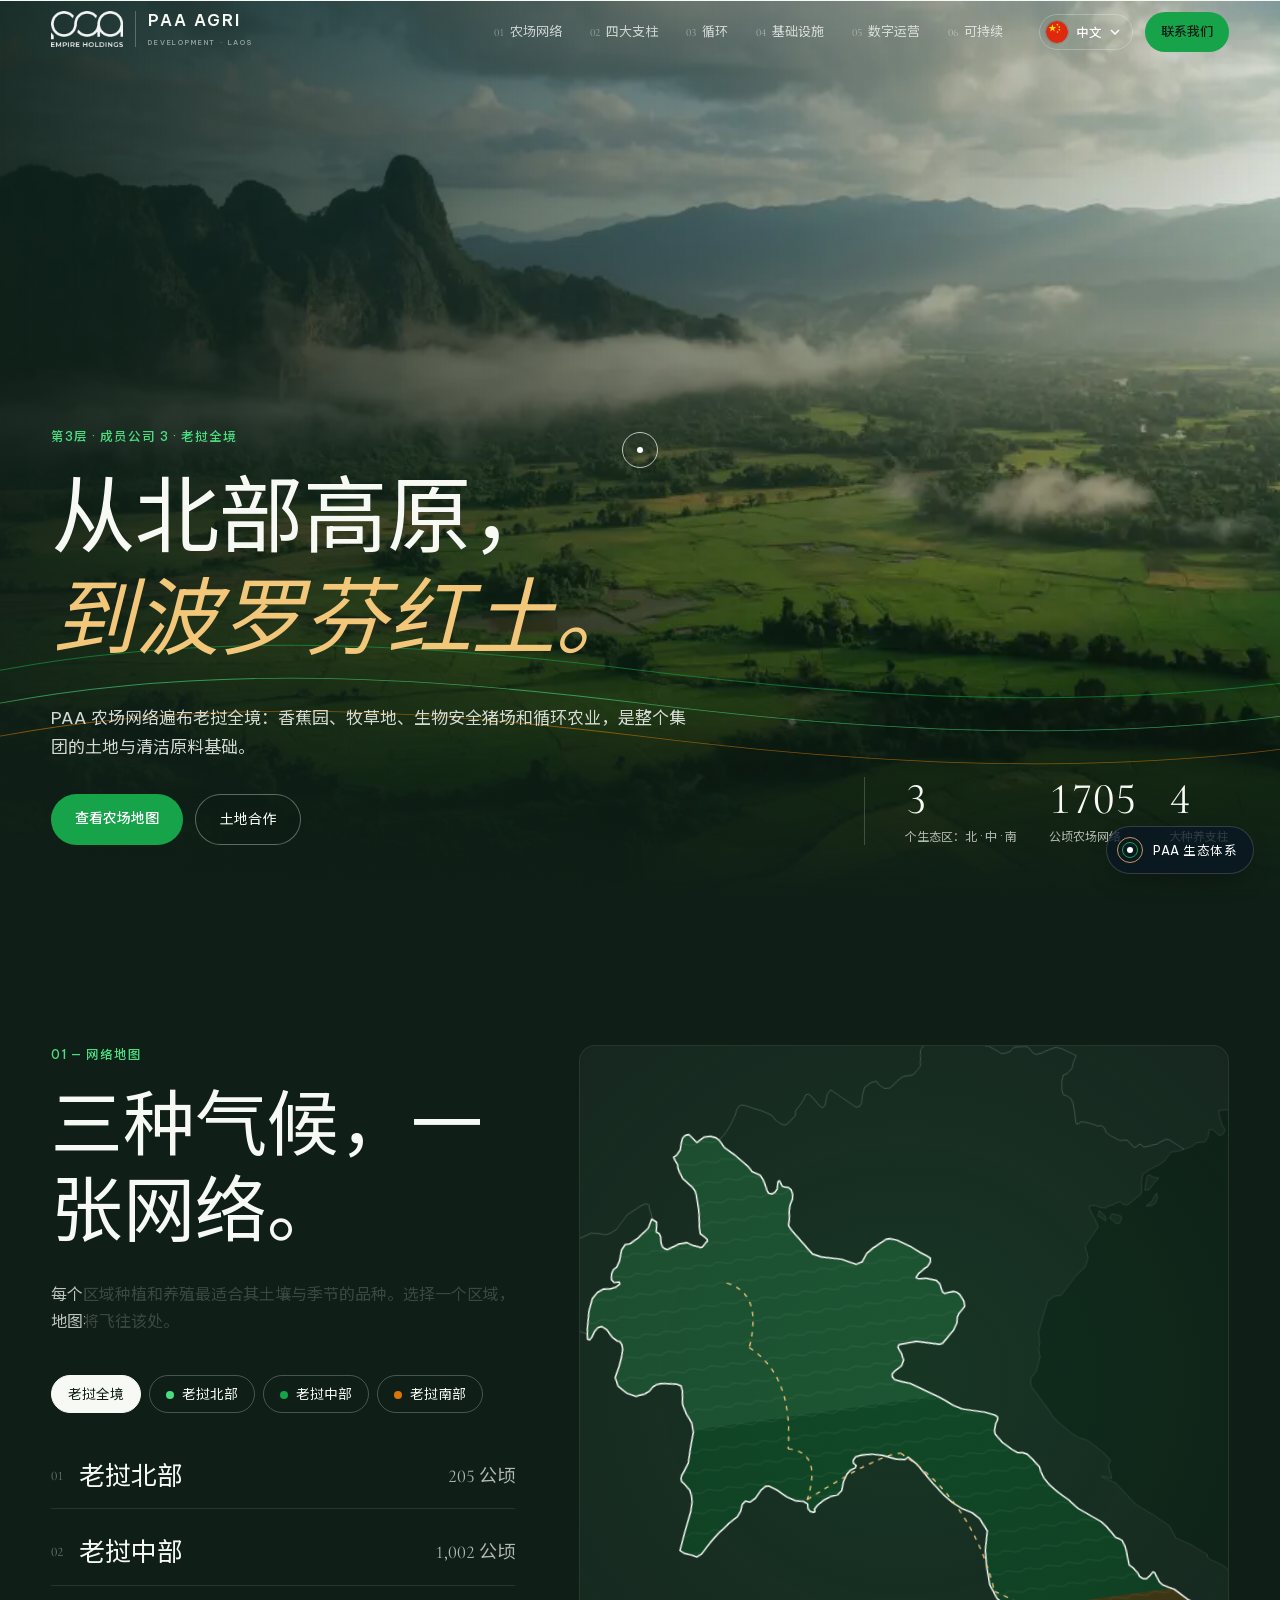
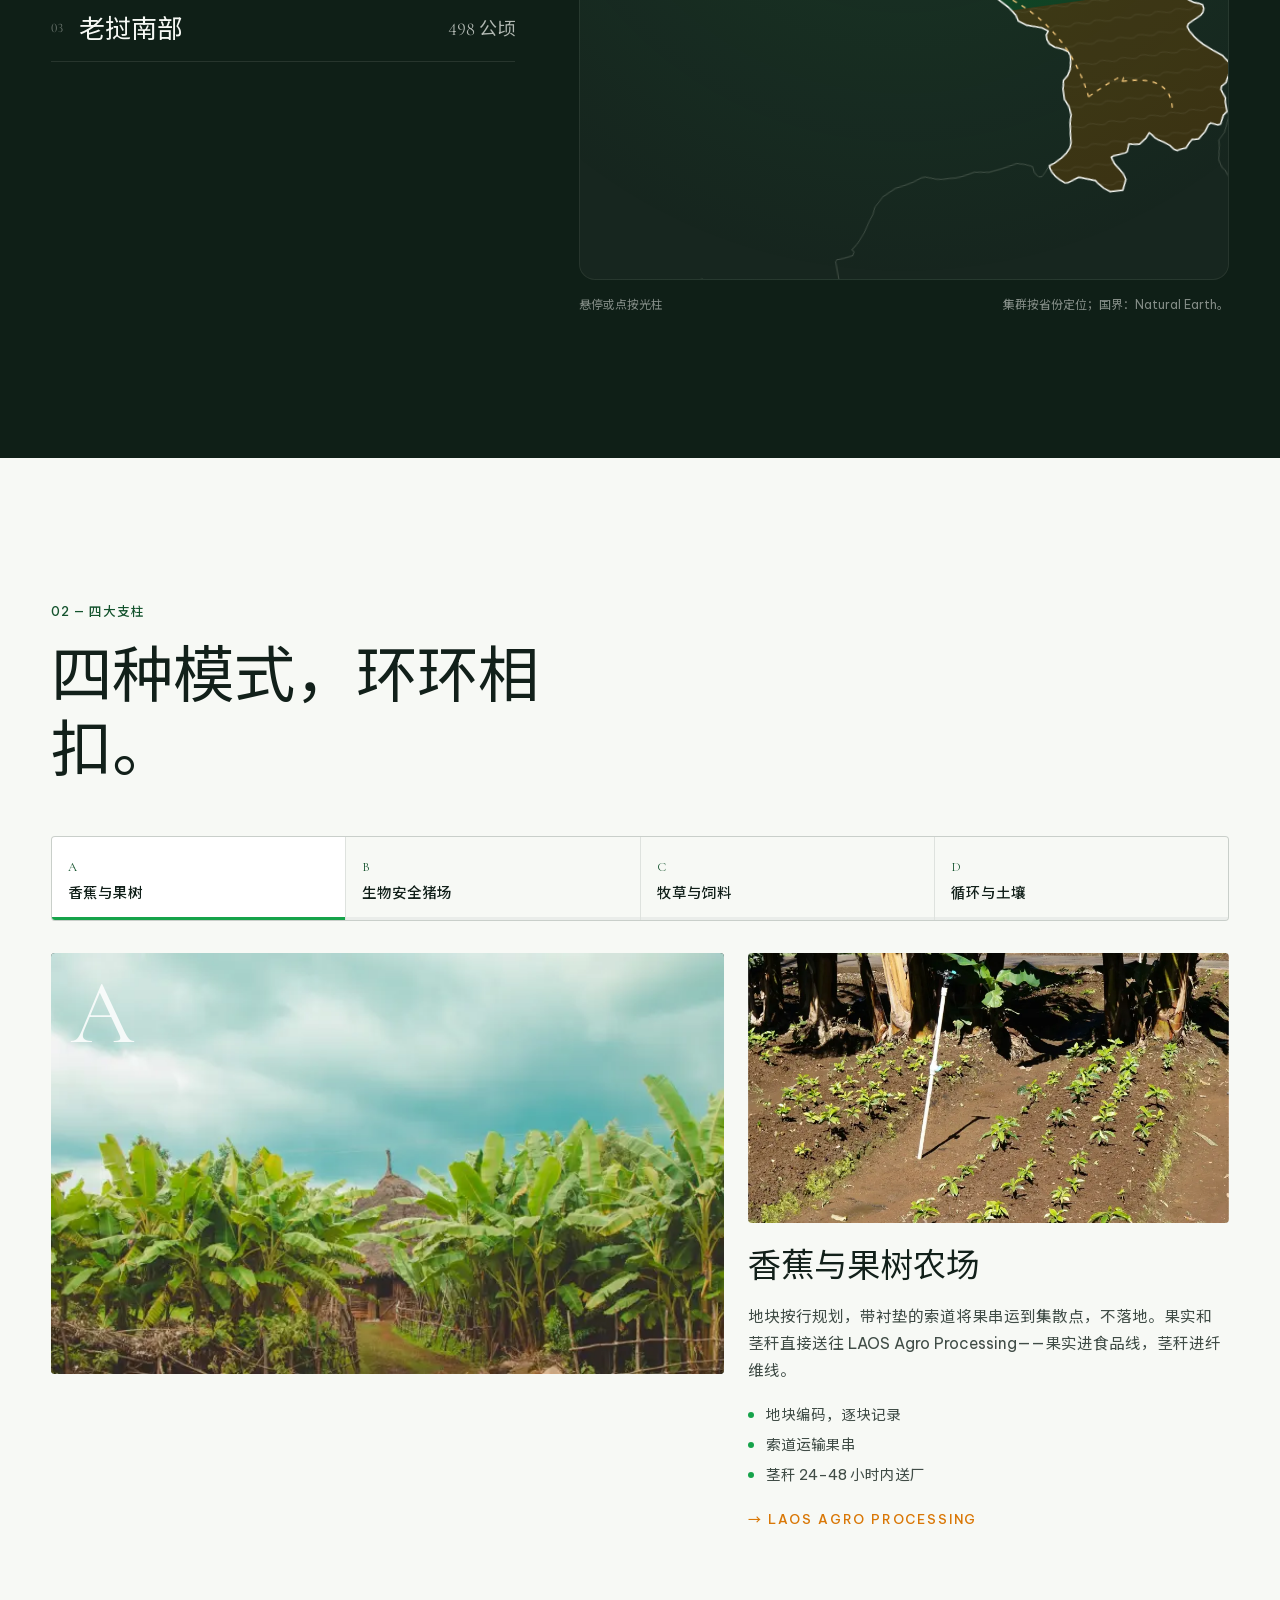
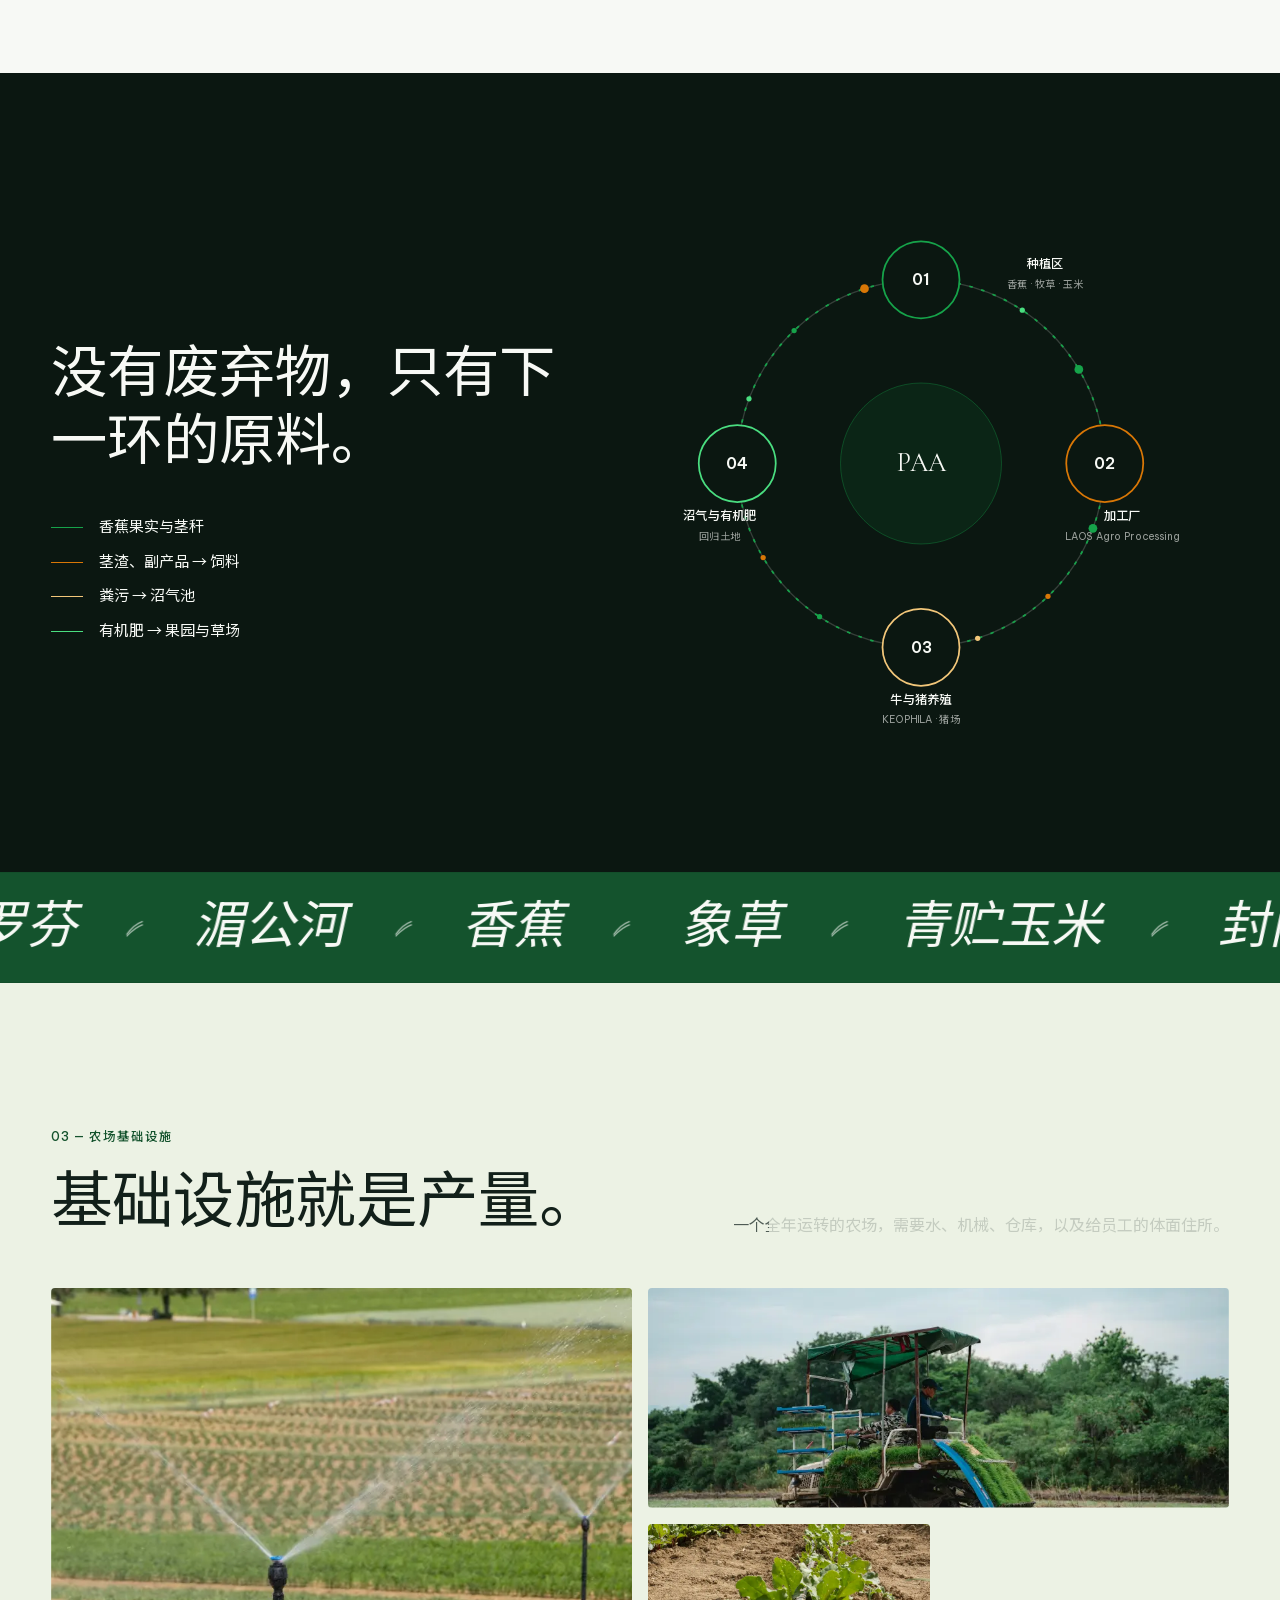
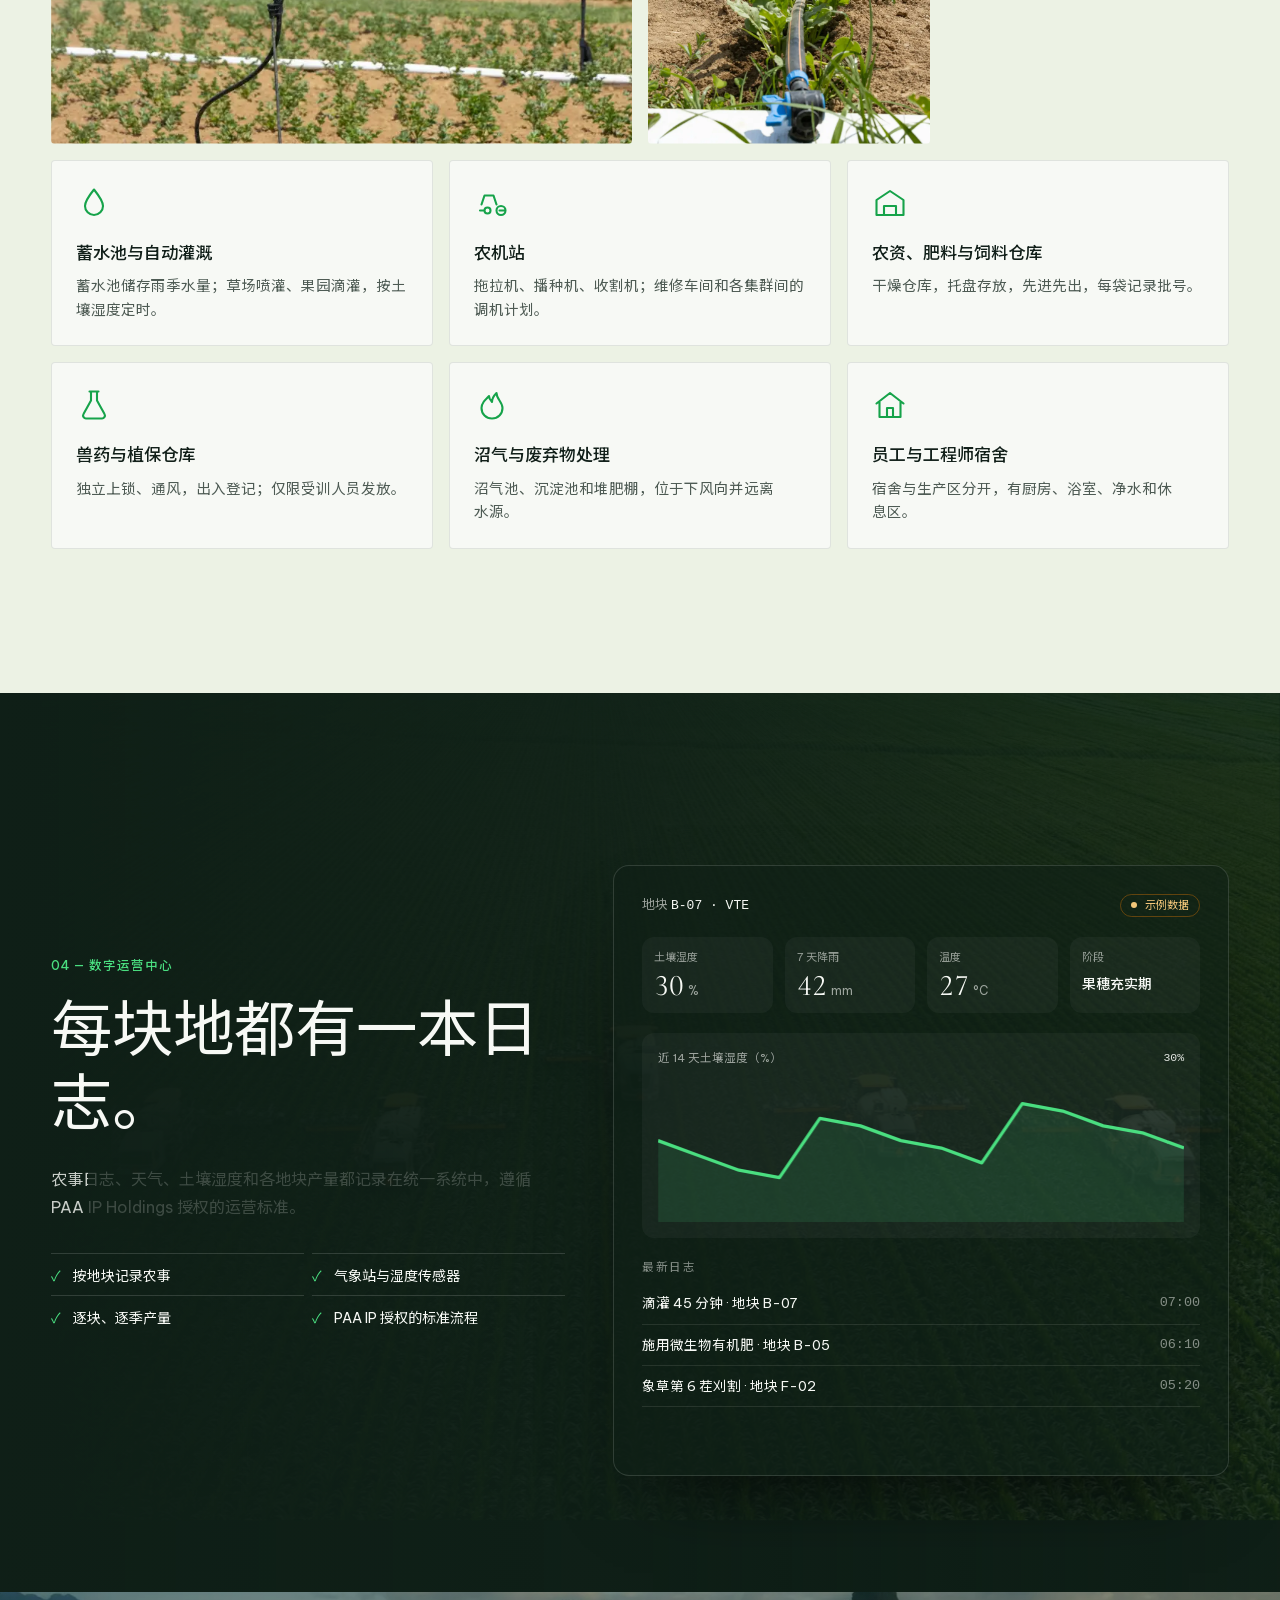
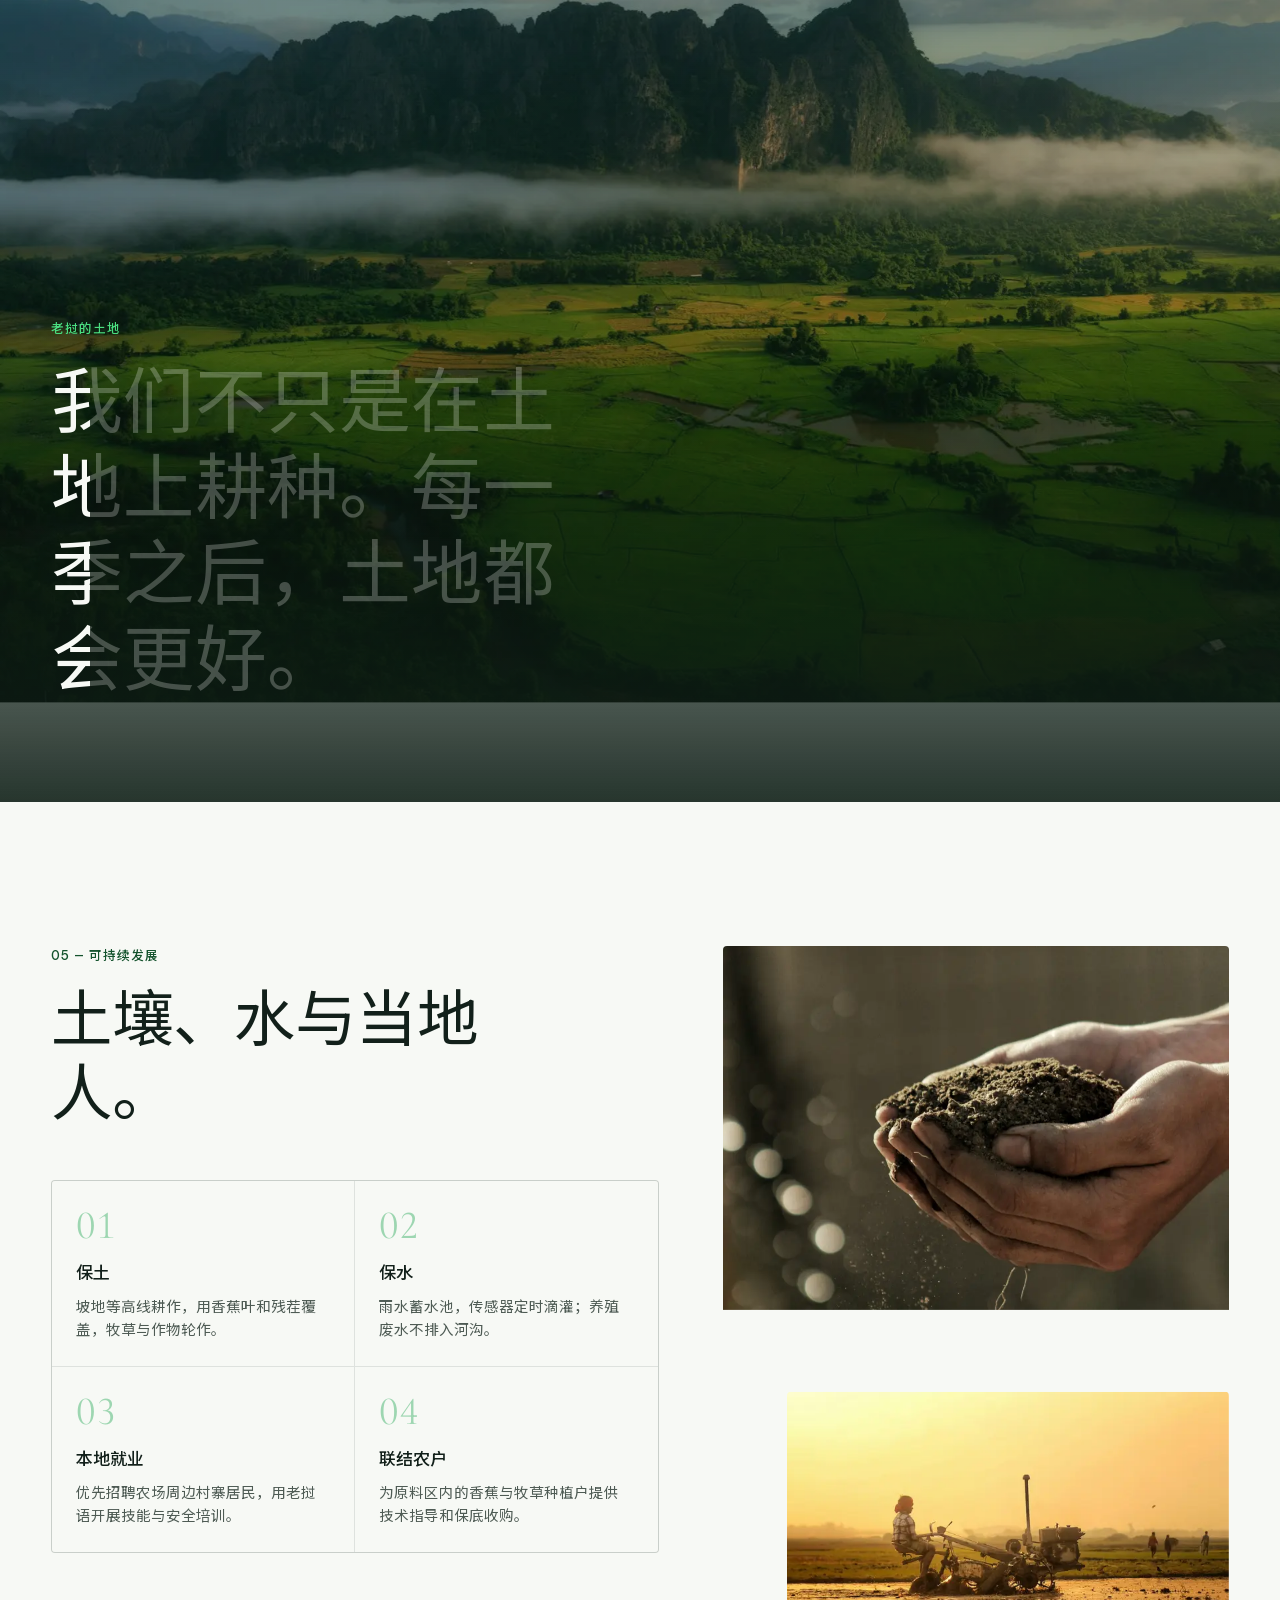
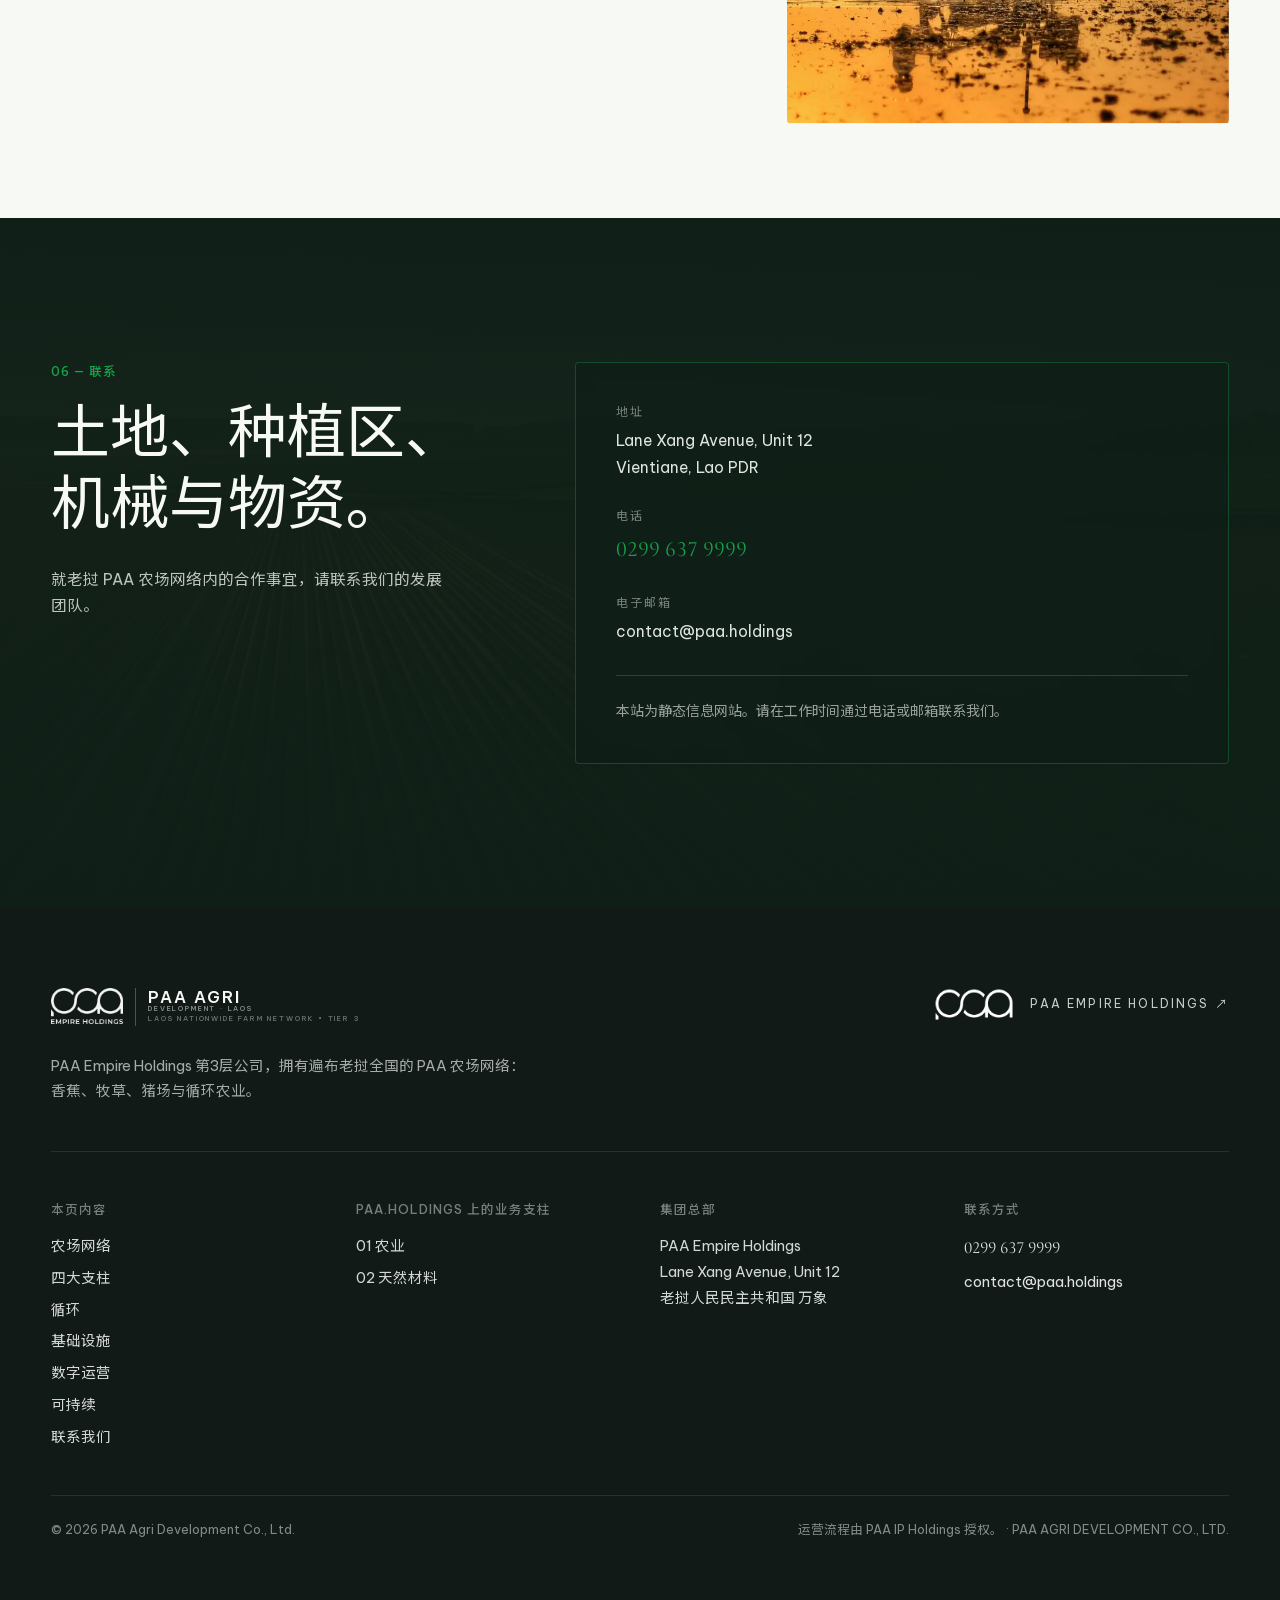
<file: zh/index.html>
<!DOCTYPE html><!--T7yh4eNKLCoHJLjJr3fdT--><html lang="zh" class="__variable_136424 __variable_6d971a __variable_1e4936 __variable_4a859a"><head><meta charSet="utf-8"/><meta name="viewport" content="width=device-width, initial-scale=1"/><link rel="preload" href="/_next/static/media/00f4982f357db61e-s.p.woff2" as="font" crossorigin="" type="font/woff2"/><link rel="preload" href="/_next/static/media/07ef58f5f6014a87-s.p.woff2" as="font" crossorigin="" type="font/woff2"/><link rel="preload" href="/_next/static/media/2173e4bb28c315da-s.p.woff2" as="font" crossorigin="" type="font/woff2"/><link rel="preload" href="/_next/static/media/25ab8995c98996d7-s.p.woff2" as="font" crossorigin="" type="font/woff2"/><link rel="preload" href="/_next/static/media/48410f3df60da620-s.p.woff2" as="font" crossorigin="" type="font/woff2"/><link rel="preload" href="/_next/static/media/5662512df8b0ccdf-s.p.woff2" as="font" crossorigin="" type="font/woff2"/><link rel="preload" href="/_next/static/media/5ab5267d02dae909-s.p.woff2" as="font" crossorigin="" type="font/woff2"/><link rel="preload" href="/_next/static/media/62a3c74fa0e47362-s.p.woff2" as="font" crossorigin="" type="font/woff2"/><link rel="preload" href="/_next/static/media/7b89a4fd5e90ede0-s.p.woff2" as="font" crossorigin="" type="font/woff2"/><link rel="preload" href="/_next/static/media/8201559e247ad180-s.p.woff2" as="font" crossorigin="" type="font/woff2"/><link rel="preload" href="/_next/static/media/89362aa296165c6d-s.p.woff2" as="font" crossorigin="" type="font/woff2"/><link rel="preload" href="/_next/static/media/c48b38fe8bb532f3-s.p.woff2" as="font" crossorigin="" type="font/woff2"/><link rel="preload" href="/_next/static/media/c6f81e539d11fc99-s.p.woff2" as="font" crossorigin="" type="font/woff2"/><link rel="preload" href="/_next/static/media/cd79e1ff94fa521b-s.p.woff2" as="font" crossorigin="" type="font/woff2"/><link rel="preload" href="/_next/static/media/e11f95d95ac59fa4-s.p.woff2" as="font" crossorigin="" type="font/woff2"/><link rel="preload" as="image" href="/images/logos/paa-lockup-white.png"/><link rel="preload" as="image" href="/images/logos/paa-mark-white.png"/><link rel="stylesheet" href="/_next/static/css/6f17d0a183a40526.css" data-precedence="next"/><link rel="stylesheet" href="/_next/static/css/ea0e060875061b37.css" data-precedence="next"/><link rel="stylesheet" href="/_next/static/css/baae67e8ad60c184.css" data-precedence="next"/><link rel="preload" as="script" fetchPriority="low" href="/_next/static/chunks/webpack-d1de46cb3f755ec6.js"/><script src="/_next/static/chunks/87c73c54-24122e7b92478d00.js" async=""></script><script src="/_next/static/chunks/18-1199a09a179f36fc.js" async=""></script><script src="/_next/static/chunks/main-app-a4c10dd6a39bd72f.js" async=""></script><script src="/_next/static/chunks/25c8a87d-6c7817babc937c01.js" async=""></script><script src="/_next/static/chunks/753-714489fba0118efb.js" async=""></script><script src="/_next/static/chunks/198-aab3a35bd5c98647.js" async=""></script><script src="/_next/static/chunks/app/%5Blocale%5D/page-ea0001b72796c2f5.js" async=""></script><meta name="next-size-adjust" content=""/><title>PAA Agri Development — 遍布老挝全国的 PAA 农场网络</title><meta name="description" content="从老挝北部到南部的香蕉种植园、牧草地、生物安全猪场与循环农业，是 PAA Empire Holdings 的土地与原料基础。"/><link rel="alternate" hrefLang="vi" href="/vi/"/><link rel="alternate" hrefLang="en" href="/en/"/><link rel="alternate" hrefLang="lo" href="/lo/"/><link rel="alternate" hrefLang="zh" href="/zh/"/><meta property="og:title" content="PAA Agri Development — 遍布老挝全国的 PAA 农场网络"/><meta property="og:description" content="从老挝北部到南部的香蕉种植园、牧草地、生物安全猪场与循环农业，是 PAA Empire Holdings 的土地与原料基础。"/><meta property="og:locale" content="zh"/><meta property="og:type" content="website"/><meta name="twitter:card" content="summary"/><meta name="twitter:title" content="PAA Agri Development — 遍布老挝全国的 PAA 农场网络"/><meta name="twitter:description" content="从老挝北部到南部的香蕉种植园、牧草地、生物安全猪场与循环农业，是 PAA Empire Holdings 的土地与原料基础。"/><link rel="icon" href="/favicon.svg"/><script src="/_next/static/chunks/polyfills-42372ed130431b0a.js" noModule=""></script></head><body><div hidden=""><!--$--><!--/$--></div><div class="paa-intro " aria-hidden="true"><div class="paa-intro__inner"><div class="paa-intro__mark"><svg viewBox="0 0 64 64" fill="none" role="img" aria-label="PAA Agri Development" class="text-mineral"><g stroke="currentColor" stroke-width="5.5" stroke-linecap="round"><circle cx="28" cy="24" r="12.5"></circle><path d="M40.5 11.5V36.5"></path></g><g stroke="var(--mark-accent, #C2995B)" stroke-width="2.6" stroke-linecap="round" fill="none"><path d="M4 46C16 41 28 43 40 46S56 50 60 48"></path><path d="M4 52.5C16 47.5 28 49.5 40 52.5S56 56.5 60 54.5" opacity=".75"></path><path d="M4 59C16 54 28 56 40 59S56 62 60 61" opacity=".5"></path></g></svg></div><p class="paa-intro__name">PAA AGRI</p><p class="paa-intro__tag">DEVELOPMENT · LAOS</p></div><p class="paa-intro__count">000</p></div><header class="sticky top-0 z-50 transition-colors duration-500 border-b border-transparent"><div class="shell relative z-50 flex h-16 items-center gap-6"><a href="#top" class="shrink-0" aria-label="PAA Agri Development"><span class="group inline-flex items-stretch gap-2.5 sm:gap-3 text-mineral "><img src="/images/logos/paa-lockup-white.png" alt="PAA Empire Holdings" class="h-8 w-auto sm:h-9 opacity-95 transition-opacity duration-300 group-hover:opacity-100" decoding="async" aria-hidden="true"/><span class="w-px shrink-0 self-stretch opacity-25 bg-white" aria-hidden="true"></span><span class="flex min-w-0 flex-col justify-between py-[1px]"><span class="text-[14px] tracking-[0.1em] sm:text-[16px] sm:tracking-[0.12em] font-semibold uppercase leading-none">PAA AGRI</span><span class="text-[6.5px] tracking-[0.22em] sm:text-[7px] sm:tracking-[0.26em] font-medium uppercase leading-none opacity-55">DEVELOPMENT · LAOS</span></span></span></a><nav class="ml-auto hidden xl:block" aria-label="Sections"><ol class="flex items-center gap-1"><li><a href="#network" class="group flex items-baseline gap-1.5 whitespace-nowrap rounded-full px-3 py-2 text-[13px] transition-colors text-mineral/75 hover:text-mineral "><span class="num text-[11px] opacity-60">0<!-- -->1</span>农场网络</a></li><li><a href="#pillars" class="group flex items-baseline gap-1.5 whitespace-nowrap rounded-full px-3 py-2 text-[13px] transition-colors text-mineral/75 hover:text-mineral "><span class="num text-[11px] opacity-60">0<!-- -->2</span>四大支柱</a></li><li><a href="#cycle" class="group flex items-baseline gap-1.5 whitespace-nowrap rounded-full px-3 py-2 text-[13px] transition-colors text-mineral/75 hover:text-mineral "><span class="num text-[11px] opacity-60">0<!-- -->3</span>循环</a></li><li><a href="#infra" class="group flex items-baseline gap-1.5 whitespace-nowrap rounded-full px-3 py-2 text-[13px] transition-colors text-mineral/75 hover:text-mineral "><span class="num text-[11px] opacity-60">0<!-- -->4</span>基础设施</a></li><li><a href="#telemetry" class="group flex items-baseline gap-1.5 whitespace-nowrap rounded-full px-3 py-2 text-[13px] transition-colors text-mineral/75 hover:text-mineral "><span class="num text-[11px] opacity-60">0<!-- -->5</span>数字运营</a></li><li><a href="#esg" class="group flex items-baseline gap-1.5 whitespace-nowrap rounded-full px-3 py-2 text-[13px] transition-colors text-mineral/75 hover:text-mineral "><span class="num text-[11px] opacity-60">0<!-- -->6</span>可持续</a></li></ol></nav><div class="ml-auto hidden items-center gap-3 md:flex xl:ml-0"><div class="relative"><button type="button" aria-haspopup="listbox" aria-expanded="false" aria-controls="_R_mkluivb_" aria-label="语言" class="flex items-center gap-2 rounded-full border py-1.5 pl-1.5 pr-3 text-[12.5px] font-medium transition-colors border-white/25 text-white hover:border-white/60"><svg width="22" height="22" viewBox="0 0 24 24" class="shrink-0 rounded-full ring-1 ring-black/10" aria-hidden="true"><defs><clipPath id="f_R_mmkluivb_"><circle cx="12" cy="12" r="12"></circle></clipPath></defs><g clip-path="url(#f_R_mmkluivb_)"><rect width="24" height="24" fill="#DE2910"></rect><polygon fill="#FFDE00" points="7,3.6 8,6.6 11.1,6.6 8.6,8.4 9.5,11.4 7,9.6 4.5,11.4 5.4,8.4 2.9,6.6 6,6.6"></polygon><circle cx="12.5" cy="4" r="0.9" fill="#FFDE00"></circle><circle cx="14.5" cy="6.6" r="0.9" fill="#FFDE00"></circle><circle cx="14.5" cy="9.6" r="0.9" fill="#FFDE00"></circle><circle cx="12.5" cy="12" r="0.9" fill="#FFDE00"></circle></g></svg>中文<svg viewBox="0 0 10 6" class="h-1.5 w-2.5 transition-transform " aria-hidden="true"><path d="M1 1l4 4 4-4" fill="none" stroke="currentColor" stroke-width="1.5"></path></svg></button></div><a href="#contact" class="whitespace-nowrap rounded-full bg-pasture-bright px-4 py-2.5 text-[13px] font-medium text-steel transition-transform hover:-translate-y-0.5">联系我们</a></div><button type="button" class="ml-auto rounded-full border px-4 py-2 text-[13px] md:ml-3 xl:hidden border-white/25 text-mineral" aria-expanded="false" aria-controls="mobile-nav">菜单</button></div></header><main><section id="top" data-tone="dark" class="relative -mt-16 h-[100svh] min-h-[640px] overflow-hidden bg-steel text-mineral"><div data-hero-media="true" class="absolute inset-0 will-change-transform"><video class="hero-still h-full w-full object-cover" src="/media/v-aerial.mp4" poster="/media/region-central-sm.webp" autoPlay="" muted="" loop="" playsInline="" preload="auto" aria-hidden="true"></video></div><div aria-hidden="true" class="absolute inset-0 bg-gradient-to-r from-steel/90 via-steel/45 to-steel/10"></div><div aria-hidden="true" class="absolute inset-x-0 bottom-0 h-72 bg-gradient-to-t from-steel to-transparent"></div><svg aria-hidden="true" data-draw="true" viewBox="0 0 1440 300" preserveAspectRatio="none" class="absolute inset-x-0 bottom-28 h-[22vh] w-full opacity-60"><path d="M0 120C240 60 480 80 720 120S1200 180 1440 140" fill="none" stroke="#16A34A" stroke-width="1.5"></path><path d="M0 170C240 110 480 130 720 170S1200 230 1440 190" fill="none" stroke="#4ADE80" stroke-width="1.2"></path><path d="M0 220C240 160 480 180 720 220S1200 280 1440 240" fill="none" stroke="#D97706" stroke-width="1.2"></path></svg><div data-hero-copy="true" class="shell relative flex h-full flex-col justify-end pb-10 pt-28 md:pb-14"><p class="eyebrow hero-in text-rfid" style="--i:0" data-scramble="true">第3层 · 成员公司 3 · 老挝全境</p><h1 class="display mt-6 max-w-[min(100%,1200px)] text-[clamp(44px,min(6.6vw,12vh),120px)]"><span class="block" data-split="intro" data-delay="0.3">从北部高原，</span><span class="block italic text-[#F3C77A]" data-split="intro" data-delay="0.55">到波罗芬红土。</span></h1><div class="mt-8 grid items-end gap-8 lg:grid-cols-[minmax(0,1fr)_auto]"><div><p class="hero-in max-w-[54ch] text-[16px] leading-[1.7] text-mineral/85 md:text-[17px]" style="--i:3">PAA 农场网络遍布老挝全境：香蕉园、牧草地、生物安全猪场和循环农业，是整个集团的土地与清洁原料基础。</p><div class="hero-in mt-8 flex flex-wrap gap-3" style="--i:4"><a href="#network" data-magnetic="true" data-cursor="Map" class="rounded-full bg-pasture-bright px-6 py-3.5 text-[14px] font-medium text-white">查看农场地图</a><a href="#contact" class="rounded-full border border-mineral/35 bg-steel/25 px-6 py-3.5 text-[14px] backdrop-blur-sm transition-colors hover:bg-mineral hover:text-steel">土地合作</a></div></div><dl class="hero-in flex gap-8 border-t border-mineral/20 pt-5 lg:border-l lg:border-t-0 lg:pl-10 lg:pt-0" style="--i:5"><div><dt class="sr-only">个生态区：北 · 中 · 南</dt><dd class="num text-[44px] leading-none" data-count="3">3</dd><dd class="mt-2 max-w-[16ch] text-[12px] leading-snug text-mineral/70">个生态区：北 · 中 · 南</dd></div><div><dt class="sr-only">公顷农场网络</dt><dd class="num text-[44px] leading-none" data-count="1705">1705</dd><dd class="mt-2 max-w-[16ch] text-[12px] leading-snug text-mineral/70">公顷农场网络</dd></div><div><dt class="sr-only">大种养支柱</dt><dd class="num text-[44px] leading-none" data-count="4">4</dd><dd class="mt-2 max-w-[16ch] text-[12px] leading-snug text-mineral/70">大种养支柱</dd></div></dl></div></div></section><section id="network" data-tone="dark" class="relative overflow-x-clip bg-steel py-24 text-mineral md:py-36"><span aria-hidden="true" data-speed="0.5" class="section-num">01</span><div class="shell grid gap-8 lg:grid-cols-[minmax(0,5fr)_minmax(0,7fr)] lg:gap-16"><div class="relative z-10 contents lg:block lg:sticky lg:top-24 lg:self-start"><div class="order-1 lg:order-none"><p class="eyebrow text-rfid" data-reveal="true" data-scramble="true">01 — 网络地图</p><h2 class="display mt-5 text-[clamp(30px,7vw,72px)]" data-split="true">三种气候，一张网络。</h2><p class="mt-6 max-w-[46ch] text-[16px] leading-[1.7] text-mineral/75" data-scrub="true">每个区域种植和养殖最适合其土壤与季节的品种。选择一个区域，地图将飞往该处。</p></div><div class="order-3 mt-4 lg:order-none lg:mt-10"><div role="tablist" aria-label="01 — 网络地图" class="flex w-full flex-nowrap gap-1.5 overflow-x-auto pb-1 [-ms-overflow-style:none] [scrollbar-width:none] [&amp;::-webkit-scrollbar]:hidden md:flex-wrap md:gap-2 md:overflow-visible md:pb-0"><button role="tab" aria-selected="true" class="shrink-0 rounded-full border px-2.5 py-1.5 text-[11px] transition-colors md:px-4 md:py-2 md:text-[13.5px] border-mineral bg-mineral text-steel">老挝全境</button><button role="tab" aria-selected="false" class="shrink-0 rounded-full border px-2.5 py-1.5 text-[11px] transition-colors md:px-4 md:py-2 md:text-[13.5px] border-mineral/25 hover:border-mineral/60"><span class="mr-1.5 inline-block h-1.5 w-1.5 rounded-full md:mr-2 md:h-2 md:w-2" style="background:#4ADE80"></span>老挝北部</button><button role="tab" aria-selected="false" class="shrink-0 rounded-full border px-2.5 py-1.5 text-[11px] transition-colors md:px-4 md:py-2 md:text-[13.5px] border-mineral/25 hover:border-mineral/60"><span class="mr-1.5 inline-block h-1.5 w-1.5 rounded-full md:mr-2 md:h-2 md:w-2" style="background:#16A34A"></span>老挝中部</button><button role="tab" aria-selected="false" class="shrink-0 rounded-full border px-2.5 py-1.5 text-[11px] transition-colors md:px-4 md:py-2 md:text-[13.5px] border-mineral/25 hover:border-mineral/60"><span class="mr-1.5 inline-block h-1.5 w-1.5 rounded-full md:mr-2 md:h-2 md:w-2" style="background:#D97706"></span>老挝南部</button></div></div><div class="order-4 mt-6 min-h-[200px] lg:order-none lg:mt-8 lg:min-h-[300px]" aria-live="polite"><ul class="grid gap-3 sm:grid-cols-3 lg:grid-cols-1"><li data-reveal="true" style="--d:0"><button class="group flex w-full items-center gap-4 border-b border-mineral/10 py-4 text-left"><span class="num text-[13px] text-mineral/40">0<!-- -->1</span><span class="display flex-1 text-[26px] transition-colors group-hover:text-rfid">老挝北部</span><span class="num whitespace-nowrap text-[18px] text-mineral/70">205<!-- --> <!-- -->公顷</span></button></li><li data-reveal="true" style="--d:1"><button class="group flex w-full items-center gap-4 border-b border-mineral/10 py-4 text-left"><span class="num text-[13px] text-mineral/40">0<!-- -->2</span><span class="display flex-1 text-[26px] transition-colors group-hover:text-rfid">老挝中部</span><span class="num whitespace-nowrap text-[18px] text-mineral/70">1,002<!-- --> <!-- -->公顷</span></button></li><li data-reveal="true" style="--d:2"><button class="group flex w-full items-center gap-4 border-b border-mineral/10 py-4 text-left"><span class="num text-[13px] text-mineral/40">0<!-- -->3</span><span class="display flex-1 text-[26px] transition-colors group-hover:text-rfid">老挝南部</span><span class="num whitespace-nowrap text-[18px] text-mineral/70">498<!-- --> <!-- -->公顷</span></button></li></ul></div></div><div class="order-2 lg:order-none"><div class="relative"><div class="relative aspect-[7/9] w-full overflow-hidden rounded-2xl border border-mineral/10 bg-[radial-gradient(80%_60%_at_50%_40%,rgb(22_163_74/0.12),transparent)] [perspective:1600px]"><div class="absolute inset-0 [transform-style:preserve-3d] transition-transform duration-[1200ms] ease-[cubic-bezier(.16,1,.3,1)]" style="--tilt:52deg;transform:rotateX(var(--tilt)) rotateZ(-8deg) scale(1) translate(0%, 0%)"><svg viewBox="0 0 700 900" class="absolute inset-0 h-full w-full overflow-visible" data-draw="true"><defs><clipPath id="laos-clip"><path d="M200.8,77.0L205.4,85.8L215.5,95.5L227.7,109.4L231.4,115.7L239.3,120.6L241.8,125.4L243.6,132.7L244.5,138.3L246.0,141.4L249.1,142.7L252.8,141.3L255.5,138.4L257.6,130.3L259.2,129.5L261.6,136.0L264.4,137.3L267.7,138.1L270.5,141.0L271.4,146.0L270.5,151.1L267.1,157.0L265.3,163.0L264.1,172.3L262.2,178.8L265.0,184.7L283.6,212.9L292.8,217.5L314.2,223.0L321.8,227.0L328.9,230.6L335.6,228.9L342.0,220.3L349.6,215.6L364.3,208.4L368.3,208.0L376.2,210.9L389.4,219.4L398.9,227.3L404.7,231.4L409.2,235.2L408.6,239.4L405.0,243.5L400.4,245.9L394.3,249.8L390.9,253.7L393.0,255.3L401.9,256.2L412.3,259.9L415.4,264.0L416.0,267.6L417.2,273.4L419.0,275.1L428.8,274.2L431.9,275.4L435.2,278.4L438.6,286.3L438.6,292.1L431.6,298.5L429.1,302.4L427.9,308.5L423.0,315.9L409.5,328.1L406.2,328.9L381.7,322.1L370.4,322.5L365.2,322.8L362.5,323.1L361.0,325.6L364.0,333.1L365.2,340.4L362.2,345.9L353.9,350.9L350.9,353.3L350.6,356.4L352.7,359.7L360.3,363.1L368.9,366.2L397.6,385.2L403.7,389.8L411.7,396.3L420.6,401.4L444.1,408.1L454.5,412.7L457.2,415.1L456.9,418.1L454.2,422.1L452.0,429.0L452.0,433.0L454.5,437.1L458.5,443.1L467.9,452.3L473.1,456.3L478.6,457.2L483.5,459.6L488.7,466.4L494.5,474.8L495.4,480.6L497.9,488.1L503.4,496.7L510.7,505.1L521.4,515.3L527.2,522.6L530.0,525.5L552.6,543.1L557.8,549.6L565.7,562.1L569.1,563.9L572.1,566.4L574.3,573.3L574.9,578.2L575.8,593.3L580.1,597.8L583.8,603.3L585.3,607.3L588.7,610.2L592.3,610.9L596.9,607.5L600.3,604.4L601.8,605.3L605.5,615.8L608.5,619.6L614.6,623.3L620.4,626.2L633.0,638.8L639.7,643.4L644.3,644.9L648.3,647.1L649.2,651.1L647.6,655.2L645.2,657.8L630.5,665.2L628.7,668.4L630.5,673.1L634.2,679.3L638.2,684.5L643.4,689.7L653.4,697.9L662.3,704.5L667.2,711.7L670,716.6L668.1,722.2L664.4,728.6L661.7,734.0L656.5,737.0L655.3,740.7L657.4,746.3L658.9,750.3L658.0,755.0L658.6,764.9L654.1,768.4L649.8,777.4L646.7,778.0L639.4,774.8L636.6,776.5L632.1,783.1L623.8,790.2L619.8,790.2L617.1,789.5L613.7,792.5L609.1,798.0L607.0,797.8L599.0,799.2L596.0,797.4L592.3,792.8L585.9,788.1L580.4,784.7L577.3,782.4L574.6,778.5L572.1,776.1L567.6,781.5L559.6,786.9L552.3,785.8L548.6,785.0L545.9,792.6L543.7,794.0L530.3,795.4L527.8,796.6L530.0,803.6L537.9,815.6L540.1,822.4L535.2,833.5L521.4,833.2L515.3,828.7L509.5,822.4L507.4,819.3L489.9,813.0L478.0,817.3L474.3,817.1L468.8,812.6L465.5,809.1L462.1,803.9L460.3,798.7L460.3,796.3L465.5,794.5L473.7,790.2L480.5,785.3L485.0,780.2L486.9,775.0L487.2,768.7L489.0,752.7L491.2,745.0L489.9,735.4L486.3,727.7L486.3,716.4L487.5,710.9L488.1,707.2L493.3,702.7L497.0,696.1L498.8,687.4L499.1,681.2L497.6,677.4L492.4,673.7L483.8,670.2L478.6,665.9L476.5,660.6L476.5,656.0L479.2,652.0L472.8,647.5L457.2,642.6L448.7,636.7L446.8,629.9L440.4,620.8L429.4,609.6L423.6,593.6L423.0,572.5L424.2,555.4L429.1,535.7L422.7,521.3L415.4,513.8L405.6,508.2L396.1,500.1L387.2,489.8L376.5,474.3L364.0,454.0L355.5,444.8L351.2,447.0L342.0,445.0L328.3,439.1L316.3,436.0L305.9,435.5L299.2,436.7L296.2,440.0L295.9,443.0L298.6,446.1L297.1,448.4L291.9,450.1L287.6,453.5L282.7,461.0L279.3,470.7L274.2,474.6L266.2,475.4L258.6,478.2L250.9,483.0L247.3,486.5L247.6,489.0L246.0,489.6L242.4,488.2L240.5,485.0L240.8,479.9L236.9,476.5L228.9,474.8L219.7,469.2L209.7,460.0L202.6,455.1L198.7,454.4L192.9,458.2L185.5,466.1L179.4,469.2L174.5,467.5L170.8,470.3L168.1,477.5L163.5,483.1L152.8,489.3L152.2,490.1L140.3,498.4L130.5,506.8L119.2,517.9L114.0,519.8L108.8,517.0L101.5,514.2L97.2,510.4L105.1,491.5L114.6,470.3L117.4,460.7L117.7,453.5L116.8,447.6L113.1,441.6L109.4,436.9L109.1,433.8L110.3,430.5L114.0,425.6L119.2,418.1L123.8,402.4L129.3,385.9L129.0,375.7L124.4,364.8L121.9,354.4L123.8,340.0L123.2,334.5L118.3,331.7L102.1,328.9L97.2,329.3L92.9,331.2L88.6,335.1L83.4,337.5L73.4,338.9L63.9,334.0L55.9,325.7L53.8,315.7L59.9,303.8L63.9,294.1L66.3,285.8L66.0,281.7L64.2,277.6L62.0,277.1L56.8,272.0L52.0,263.0L47.1,258.8L42.8,259.6L38.8,263.0L34.8,269.1L32.1,271.5L30,270.4L30.6,265.1L31.2,260.0L35.8,240.4L41.3,227.6L48.0,221.6L54.7,219.1L62.0,220.0L68.2,218.9L73.0,215.9L72.7,214.0L66.9,213.6L64.5,210.3L65.7,203.8L68.2,199.7L72.1,197.6L76.1,191.3L79.8,180.2L84.4,174.7L89.9,174.5L99.0,169.8L111.9,160.5L116.8,151.4L121.6,155.5L119.8,166.0L122.6,168.2L123.8,171.9L123.2,177.7L124.1,182.8L126.2,185.1L129.0,186.4L142.7,182.1L151.0,181.8L154.6,184.5L157.7,186.2L161.7,187.7L165.0,189.4L166.9,188.9L171.5,184.5L173.0,183.7L173.3,181.7L169.9,177.7L166.6,174.4L166.6,167.1L168.1,154.4L168.4,147.9L168.1,132.1L167.5,127.8L164.4,122.6L156.2,112.9L154.0,106.8L152.5,100.8L152.8,97.0L150.7,92.7L149.5,88.5L153.4,86.5L157.7,81.8L159.8,74.7L162.0,69.4L165.0,67.2L167.8,66.4L169.6,66.8L176.7,76.3L185.2,71.5L191.9,71.6L197.7,74.0Z"></path></clipPath><pattern id="contours" width="22" height="22" patternUnits="userSpaceOnUse"><path d="M0 11C5 6 17 16 22 11" fill="none" stroke="rgb(247 249 245 / 0.08)"></path></pattern></defs><path d="M365.2,1140.2L366.8,1144.6L366.1,1154.5L362.8,1164.4L364.0,1168.7L361.3,1171.4L355.8,1153.0L348.4,1145.0L346.9,1141.9L351.2,1142.2L358.5,1137.1L362.2,1136.9ZM697.2,156.8L693.2,157.6L683.1,157.8L674.5,166.2L668.4,169.6L659.3,172.5L649.2,177.2L646.4,185.5L646.1,191.5L644.6,198.1L628.4,207.7L623.8,206.8L620.7,203.2L616.2,203.9L612.8,205.7L609.1,205.5L604.9,207.6L599.3,206.9L594.2,203.9L591.1,203.2L587.4,203.0L586.8,206.6L592.0,220.7L593.5,227.1L576.4,246.0L578.3,258.3L573.7,267.6L563.3,275.1L543.7,294.4L534.9,294.9L528.1,299.3L513.8,330.9L513.5,341.9L511.3,349.7L511.9,357.3L505.5,372.3L498.8,378.7L497.6,386.8L506.7,403.6L508.0,406.6L513.2,415.6L515.9,422.0L520.2,428.4L535.2,445.0L541.9,450.1L549.8,453.7L564.5,468.6L571.8,478.2L568.5,484.5L570.3,498.3L559.6,494.3L561.1,496.0L573.4,503.4L592.0,529.7L608.2,542.6L624.7,557.4L629.9,571.5L644.6,580.7L661.1,594.1L660.5,597.0L664.8,600.7L676.1,607.8L682.8,615.3L685.2,622.4L689.2,623.4L694.1,621.8L698.7,621.1L701.7,621.6L706.9,629.4L713.7,636.5L717.0,642.8L719.8,642.0L721.9,642.9L722.5,648.3L723.7,651.8L732.9,662.1L737.2,671.8L748.5,687.5L756.4,696.4L762.6,701.4L769.0,705.7L775.7,723.1L779.1,738.9L786.1,756.2L791.6,763.9L791.6,778.3L795.9,793.1L800.5,803.0L802.0,813.2L803.2,818.2L805.0,822.0L809.9,839.3L808.7,847.2L805.3,839.5L805.7,862.5L808.7,874.6L807.2,889.6L810.5,894.9L816.3,911.7L820.3,917.8L820.0,938.5L822.2,948.9L816.7,942.7L812.7,935.6L807.5,939.4L802.9,944.8L810.2,967.0L801.7,964.9L802.6,994.6L806.0,1001.6L806.3,1004.9L805.3,1008.9L802.9,1004.6L802.6,1000.1L801.1,1001.0L801.4,1003.4L798.3,1008.6L797.7,1015.1L800.5,1020.5L801.1,1024.8L798.9,1030.0L795.6,1035.6L787.6,1036.3L785.8,1047.0L783.0,1058.4L769.0,1060.3L758.9,1070.3L746.1,1074.1L734.7,1084.1L722.5,1093.3L714.3,1094.5L707.5,1096.5L699.6,1111.8L686.1,1113.6L662.3,1126.0L654.4,1132.0L647.0,1134.4L636.6,1139.6L634.5,1137.7L630.8,1133.2L622.0,1130.9L617.4,1126.0L616.2,1119.6L614.9,1117.0L613.1,1120.6L611.6,1135.9L610.0,1139.3L606.1,1140.8L598.4,1136.5L591.4,1127.7L581.0,1133.8L584.1,1134.5L589.0,1134.1L592.6,1135.6L595.7,1141.4L595.4,1144.7L593.8,1148.5L584.1,1149.1L571.2,1147.7L569.1,1148.2L580.7,1154.0L591.4,1157.3L596.3,1160.9L596.3,1163.9L590.2,1168.7L585.6,1174.7L585.3,1178.4L585.3,1182.5L580.1,1186.1L576.7,1185.3L567.6,1179.2L541.3,1154.8L545.3,1161.7L572.8,1189.3L577.3,1198.5L578.3,1204.9L575.2,1208.0L570.6,1211.9L561.8,1212.2L546.8,1201.9L523.2,1177.2L515.3,1173.9L539.1,1202.1L543.1,1208.9L547.1,1216.9L545.9,1221.5L543.7,1226.0L487.2,1251.9L478.6,1263.3L471.9,1277.2L460.9,1284.8L454.5,1291.9L435.5,1295.8L425.1,1294.6L435.8,1281.8L429.1,1277.0L428.8,1244.0L431.6,1207.9L436.4,1189.8L443.5,1185.3L452.6,1182.5L452.6,1178.7L451.7,1174.2L447.1,1168.1L441.6,1165.3L434.0,1164.1L427.9,1156.4L423.3,1156.7L416.0,1159.3L411.7,1156.0L410.2,1150.9L403.4,1144.6L396.1,1138.4L399.5,1137.5L403.4,1133.9L407.7,1129.4L418.4,1128.9L429.1,1129.0L431.9,1127.8L436.1,1123.0L443.2,1116.9L448.7,1113.4L449.9,1110.6L447.8,1104.1L446.5,1097.4L448.7,1095.3L458.1,1096.5L468.8,1099.6L471.3,1101.0L477.4,1092.7L479.2,1091.8L483.2,1091.8L493.6,1090.3L504.0,1088.0L508.9,1088.5L513.5,1094.0L517.1,1099.5L519.0,1099.8L524.2,1097.5L528.7,1100.4L537.9,1105.2L543.4,1105.3L540.7,1094.3L543.7,1086.5L543.1,1084.4L537.9,1080.8L520.5,1066.4L517.4,1062.1L517.7,1055.3L517.1,1045.4L515.6,1039.2L515.9,1035.6L516.8,1032.6L520.2,1031.4L523.2,1031.1L525.7,1028.5L530.0,1021.9L538.2,1022.5L549.8,1026.3L558.4,1028.5L563.6,1028.1L564.5,1027.2L564.5,1023.7L565.1,1008.6L564.8,1005.5L571.8,1004.0L583.2,1003.7L589.0,1002.8L594.5,996.4L608.5,994.2L618.9,985.7L628.1,976.8L632.4,974.6L638.2,973.1L642.4,973.2L647.9,978.3L652.2,975.3L657.4,969.3L660.2,963.4L661.7,954.1L660.5,939.6L658.0,928.4L655.3,919.8L654.7,911.3L660.8,894.3L666.0,875.9L664.8,868.4L659.3,856.9L653.8,842.8L647.6,827.3L645.2,825.0L643.7,820.6L642.4,815.6L645.2,799.8L645.5,794.3L652.5,787.2L656.2,778.8L659.9,769.7L658.6,764.9L658.0,755.0L658.9,750.3L657.4,746.3L655.3,740.7L656.5,737.0L661.7,734.0L664.4,728.6L668.1,722.2L670,716.6L667.2,711.7L662.3,704.5L653.4,697.9L643.4,689.7L638.2,684.5L634.2,679.3L630.5,673.1L628.7,668.4L630.5,665.2L645.2,657.8L647.6,655.2L649.2,651.1L648.3,647.1L644.3,644.9L639.7,643.4L633.0,638.8L620.4,626.2L614.6,623.3L608.5,619.6L605.5,615.8L601.8,605.3L600.3,604.4L596.9,607.5L592.3,610.9L588.7,610.2L585.3,607.3L583.8,603.3L580.1,597.8L575.8,593.3L574.9,578.2L574.3,573.3L572.1,566.4L569.1,563.9L565.7,562.1L557.8,549.6L552.6,543.1L530.0,525.5L527.2,522.6L521.4,515.3L510.7,505.1L503.4,496.7L497.9,488.1L495.4,480.6L494.5,474.8L488.7,466.4L483.5,459.6L478.6,457.2L473.1,456.3L467.9,452.3L458.5,443.1L454.5,437.1L452.0,433.0L452.0,429.0L454.2,422.1L456.9,418.1L457.2,415.1L454.5,412.7L444.1,408.1L420.6,401.4L411.7,396.3L403.7,389.8L397.6,385.2L368.9,366.2L360.3,363.1L352.7,359.7L350.6,356.4L350.9,353.3L353.9,350.9L362.2,345.9L365.2,340.4L364.0,333.1L361.0,325.6L362.5,323.1L365.2,322.8L370.4,322.5L381.7,322.1L406.2,328.9L409.5,328.1L423.0,315.9L427.9,308.5L429.1,302.4L431.6,298.5L438.6,292.1L438.6,286.3L435.2,278.4L431.9,275.4L428.8,274.2L419.0,275.1L417.2,273.4L416.0,267.6L415.4,264.0L412.3,259.9L401.9,256.2L393.0,255.3L390.9,253.7L394.3,249.8L400.4,245.9L405.0,243.5L408.6,239.4L409.2,235.2L404.7,231.4L398.9,227.3L389.4,219.4L376.2,210.9L368.3,208.0L364.3,208.4L349.6,215.6L342.0,220.3L335.6,228.9L328.9,230.6L321.8,227.0L314.2,223.0L292.8,217.5L283.6,212.9L265.0,184.7L262.2,178.8L264.1,172.3L265.3,163.0L267.1,157.0L270.5,151.1L271.4,146.0L270.5,141.0L267.7,138.1L264.4,137.3L261.6,136.0L259.2,129.5L257.6,130.3L255.5,138.4L252.8,141.3L249.1,142.7L246.0,141.4L244.5,138.3L243.6,132.7L241.8,125.4L239.3,120.6L231.4,115.7L227.7,109.4L215.5,95.5L205.4,85.8L200.8,77.0L204.8,73.9L210.0,69.1L215.8,61.7L221.9,52.5L224.3,46.9L226.2,44.5L229.8,42.9L233.8,43.9L240.8,47.5L251.2,52.3L260.4,57.9L264.1,63.7L269.3,69.1L273.2,70.7L275.4,70.4L281.2,66.2L286.4,62.1L286.7,57.4L291.3,53.3L297.4,46.4L300.4,41.6L302.6,41.1L305.0,42.6L314.8,57.0L316.6,57.9L319.4,55.7L323.4,44.5L327.6,40.0L328.9,41.1L352.4,62.5L354.8,62.2L357.3,61.3L359.1,58.1L361.0,50.7L364.3,42.7L372.0,38.4L377.8,37.5L379.9,41.3L385.1,46.4L391.2,47.2L404.4,37.9L408.9,36.5L413.5,36.7L418.1,36.3L422.7,32.8L427.3,28.2L428.8,18.9L430.0,10.7L433.1,7.4L437.1,5.1L444.4,2.1L460.6,-5.8L464.9,-9.7L467.9,-11.8L474.3,-8.4L482.0,-1.7L486.6,3.2L489.6,8.6L491.2,13.3L503.4,17.1L511.0,22.7L516.2,27.1L521.4,26.9L526.3,25.8L529.7,22.3L535.5,22.3L542.2,22.7L545.3,24.0L550.8,32.0L553.2,33.1L558.4,32.5L567.9,29.8L575.5,28.3L582.5,31.5L595.7,40.3L592.0,46.6L589.3,53.3L583.5,58.1L578.9,59.2L576.4,65.9L575.2,75.6L576.4,80.6L579.8,82.1L583.5,85.3L585.0,89.6L585.6,99.3L585.3,110.2L585.9,113.8L588.7,113.2L591.4,111.7L596.9,113.5L603.9,116.4L608.2,119.2L611.9,118.7L614.9,121.6L616.2,127.0L619.8,130.7L629.6,137.8L637.6,138.3L644.3,147.6L651.3,144.6L654.4,148.6L668.7,147.1L678.8,143.3L682.5,144.3L691.7,152.1ZM581.9,1287.3L579.5,1287.5L577.6,1285.7L585.6,1280.1L584.7,1283.9L585.0,1285.7ZM628.7,1139.6L621.7,1144.9L621.0,1140.5L627.2,1137.7L629.3,1135.4L631.1,1135.4ZM603.0,219.9L602.1,221.6L597.8,217.4L594.8,215.5L597.2,209.6L602.1,215.9ZM665.7,183.4L653.4,194.8L648.9,194.6L652.8,181.7L655.0,178.7L662.3,183.1ZM658.6,209.8L654.1,212.1L648.3,211.8L655.0,207.4L658.6,201.9L661.4,200.0L661.1,204.7ZM617.1,226.0L613.7,226.5L607.0,219.1L610.4,215.1L618.3,218.0L619.8,219.7L619.8,221.3L618.0,224.8Z" fill="rgb(247 249 245 / 0.03)" stroke="rgb(247 249 245 / 0.14)" stroke-width="0.8"></path><path d="M241.5,1029.0L239.9,1038.0L235.3,1034.4L236.3,1029.7L238.4,1027.8ZM226.2,1001.9L226.5,1004.0L222.2,1002.5L220.7,1003.2L215.5,1002.6L213.0,990.6L213.6,987.7L217.0,988.6L222.2,994.6L224.6,998.7ZM-114.8,1354.2L-115.7,1360.6L-119.1,1360.4L-122.8,1364.4L-124.3,1365.0L-127.4,1352.2L-124.0,1334.2L-122.2,1331.6L-119.7,1336.3L-112.7,1338.6L-115.7,1348.8ZM30.6,265.1L30,270.4L32.1,271.5L34.8,269.1L38.8,263.0L42.8,259.6L47.1,258.8L52.0,263.0L56.8,272.0L62.0,277.1L64.2,277.6L66.0,281.7L66.3,285.8L63.9,294.1L59.9,303.8L53.8,315.7L55.9,325.7L63.9,334.0L73.4,338.9L83.4,337.5L88.6,335.1L92.9,331.2L97.2,329.3L102.1,328.9L118.3,331.7L123.2,334.5L123.8,340.0L121.9,354.4L124.4,364.8L129.0,375.7L129.3,385.9L123.8,402.4L119.2,418.1L114.0,425.6L110.3,430.5L109.1,433.8L109.4,436.9L113.1,441.6L116.8,447.6L117.7,453.5L117.4,460.7L114.6,470.3L105.1,491.5L97.2,510.4L101.5,514.2L108.8,517.0L114.0,519.8L119.2,517.9L130.5,506.8L140.3,498.4L152.2,490.1L152.8,489.3L163.5,483.1L168.1,477.5L170.8,470.3L174.5,467.5L179.4,469.2L185.5,466.1L192.9,458.2L198.7,454.4L202.6,455.1L209.7,460.0L219.7,469.2L228.9,474.8L236.9,476.5L240.8,479.9L240.5,485.0L242.4,488.2L246.0,489.6L247.6,489.0L247.3,486.5L250.9,483.0L258.6,478.2L266.2,475.4L274.2,474.6L279.3,470.7L282.7,461.0L287.6,453.5L291.9,450.1L297.1,448.4L298.6,446.1L295.9,443.0L296.2,440.0L299.2,436.7L305.9,435.5L316.3,436.0L328.3,439.1L342.0,445.0L351.2,447.0L355.5,444.8L364.0,454.0L376.5,474.3L387.2,489.8L396.1,500.1L405.6,508.2L415.4,513.8L422.7,521.3L429.1,535.7L424.2,555.4L423.0,572.5L423.6,593.6L429.4,609.6L440.4,620.8L446.8,629.9L448.7,636.7L457.2,642.6L472.8,647.5L479.2,652.0L476.5,656.0L476.5,660.6L478.6,665.9L483.8,670.2L492.4,673.7L497.6,677.4L499.1,681.2L498.8,687.4L497.0,696.1L493.3,702.7L488.1,707.2L487.5,710.9L486.3,716.4L486.3,727.7L489.9,735.4L491.2,745.0L489.0,752.7L487.2,768.7L486.9,775.0L485.0,780.2L480.5,785.3L473.7,790.2L465.5,794.5L460.3,796.3L459.1,797.2L455.4,802.1L450.8,806.8L447.4,806.8L445.0,804.4L443.2,801.3L441.9,794.6L434.3,791.3L425.7,789.1L408.6,792.5L394.6,794.3L379.0,792.0L364.3,794.9L358.2,795.4L351.2,794.9L344.4,794.9L337.7,793.9L325.8,789.8L321.2,790.1L311.4,793.6L301.4,795.8L291.9,797.5L277.5,804.5L267.1,814.7L264.1,821.8L258.9,829.1L251.8,840.5L242.7,851.4L236.3,856.4L238.1,859.3L236.3,863.0L226.5,864.5L218.5,865.1L217.0,866.9L217.9,888.9L220.7,897.2L225.9,907.2L229.2,912.6L231.7,929.0L232.3,942.7L243.3,951.5L249.7,958.1L254.0,963.9L252.5,967.6L250.0,978.8L252.5,993.1L268.0,1024.2L269.3,1026.4L267.4,1026.7L265.0,1020.7L257.0,1010.6L254.6,999.9L245.4,988.0L240.5,983.3L238.7,987.2L235.9,991.5L226.8,985.4L219.1,979.0L212.1,966.7L211.2,969.6L209.4,972.2L201.4,962.5L192.9,954.8L185.2,951.9L180.6,949.4L176.0,945.3L166.6,941.1L142.7,947.1L112.8,942.4L101.2,947.0L96.3,944.1L93.5,938.8L96.3,929.9L96.9,911.0L100.6,897.7L98.7,887.5L100.6,882.8L101.8,876.3L97.2,873.7L75.8,868.6L71.2,864.5L65.7,869.2L40.0,871.8L30.6,875.7L21.7,883.1L19.3,892.8L24.4,899.0L27.8,910.1L18.6,934.0L17.1,940.9L20.8,970.2L19.3,986.2L14.4,996.9L6.4,1006.4L3.1,1022.8L-3.0,1030.3L-11.5,1047.5L-17.0,1069.0L-21.0,1078.9L-23.4,1097.2L-40.6,1124.8L-44.5,1140.4L-50.6,1146.4L-48.5,1151.0L-48.2,1158.8L-50.3,1179.6L-50.9,1196.8L-48.5,1206.1L-40.2,1224.3L-42.1,1229.7L-43.0,1237.2L-36.3,1240.6L-31.1,1241.6L-3.3,1233.0L6.1,1235.2L9.8,1243.3L12.2,1250.3L16.8,1288.2L19.3,1295.4L25.1,1302.1L31.2,1309.1L33.3,1307.9L33.6,1305.2L33.9,1302.2L39.7,1309.4L44.0,1322.8L58.7,1393.6L63.0,1402.7L66.3,1412.0L57.5,1407.4L55.0,1391.8L52.6,1385.1L49.2,1384.2L44.3,1384.2L44.0,1381.5L47.7,1376.3L47.1,1370.2L41.9,1365.2L33.6,1369.2L33.9,1380.2L37.6,1388.7L51.7,1407.6L56.2,1415.4L61.7,1417.7L70.0,1416.5L79.8,1424.5L87.4,1431.9L106.7,1443.3L118.3,1442.2L130.8,1439.3L139.1,1440.1L147.3,1443.1L157.1,1452.6L173.0,1476.4L198.7,1496.3L195.9,1501.2L194.7,1508.6L184.6,1518.7L183.1,1524.5L179.1,1531.9L172.1,1535.7L166.3,1536.5L162.6,1535.9L160.2,1534.4L156.2,1527.4L154.0,1525.4L152.2,1524.8L139.4,1529.7L126.8,1534.8L124.7,1539.7L121.3,1545.2L117.7,1547.4L114.6,1547.9L111.9,1544.6L107.3,1540.5L103.6,1536.5L104.5,1530.1L111.6,1520.6L112.5,1514.1L111.6,1502.7L109.7,1496.2L107.6,1496.0L104.2,1495.0L94.4,1496.0L89.5,1488.6L87.4,1480.6L84.4,1477.6L81.0,1475.8L73.7,1478.7L68.2,1477.0L49.5,1469.9L42.5,1458.6L38.5,1458.3L35.1,1459.5L33.9,1462.2L31.8,1475.3L30.3,1479.3L9.2,1452.8L-5.4,1442.0L-3.6,1422.4L-7.8,1418.5L-13.4,1418.3L-17.6,1412.8L-14.0,1401.0L-19.8,1403.2L-27.7,1402.8L-34.1,1399.7L-39.0,1383.5L-42.4,1378.6L-49.1,1369.9L-58.0,1369.9L-61.0,1365.9L-60.4,1355.5L-66.8,1349.1L-75.4,1343.8L-82.4,1340.8L-89.8,1323.8L-95.6,1319.6L-100.5,1316.4L-107.2,1318.6L-109.3,1324.7L-113.9,1330.5L-118.8,1329.8L-123.7,1326.5L-129.2,1309.5L-130.4,1299.2L-128.9,1280.0L-121.9,1262.7L-117.9,1235.1L-111.8,1217.6L-107.8,1211.8L-101.7,1188.0L-89.8,1157.5L-88.5,1151.0L-86.1,1143.7L-84.3,1136.8L-83.6,1125.9L-85.2,1120.2L-85.2,1116.9L-82.7,1112.8L-74.2,1105.9L-62.6,1094.5L-48.5,1078.4L-34.1,1053.9L-27.1,1039.7L-24.0,1034.5L-21.0,1033.0L-16.1,1028.1L-12.7,1022.6L-12.4,1019.9L-20.4,993.1L-25.3,984.4L-28.0,974.1L-29.2,966.6L-31.1,959.8L-30.2,953.3L-32.9,949.4L-39.3,944.2L-46.1,936.7L-50.0,924.3L-50.0,917.3L-54.0,911.3L-55.5,904.9L-53.1,898.9L-49.7,893.7L-50.0,870.7L-51.2,863.7L-53.1,851.4L-57.4,842.2L-63.5,831.3L-70.2,822.3L-88.2,806.0L-101.1,795.2L-107.5,785.2L-115.4,773.9L-121.2,765.7L-128.6,755.3L-132.2,741.1L-134.4,726.0L-133.2,721.0L-129.8,717.8L-125.2,715.0L-121.5,714.4L-111.2,707.6L-103.8,708.2L-102.3,706.6L-101.7,703.4L-102.6,689.7L-102.0,671.3L-100.8,656.3L-99.2,646.5L-80.0,635.0L-76.0,629.9L-74.2,624.5L-74.2,619.8L-75.7,616.1L-78.5,613.9L-91.0,623.9L-93.4,621.6L-99.2,605.3L-101.7,600.4L-105.0,594.4L-109.0,586.1L-109.6,571.6L-112.4,564.5L-127.7,549.3L-134.7,541.1L-144.2,529.2L-155.5,515.0L-167.1,501.7L-172.6,493.3L-174.4,491.5L-175.0,488.2L-171.7,479.1L-173.2,470.0L-179.0,457.9L-181.5,450.3L-180.8,447.3L-183.6,446.2L-190.0,446.8L-196.1,441.3L-202.2,429.1L-202.5,427.0L-200.7,427.1L-193.4,429.1L-190.6,428.8L-185.4,426.0L-177.5,423.1L-172.6,422.1L-171.1,420.7L-170.4,417.8L-174.4,389.9L-173.8,384.2L-166.2,372.1L-167.1,360.0L-164.9,342.5L-156.7,330.4L-150.3,325.0L-148.1,316.4L-145.4,314.5L-140.2,315.3L-129.2,321.7L-124.6,322.0L-117.9,321.8L-110.8,321.4L-107.5,320.7L-84.9,314.5L-80.0,313.7L-75.1,314.5L-71.7,314.2L-68.1,311.3L-65.6,306.2L-62.9,290.0L-61.3,287.0L-58.3,284.7L-53.4,283.1L-47.9,283.3L-40.6,286.4L-36.0,286.6L-30.8,285.3L-26.2,283.0L-23.4,280.1L-21.9,276.7L-23.1,270.2L-26.5,261.9L-25.6,261.0L-19.5,262.7L-10.3,264.7L-3.6,264.3L0.9,262.9L5.2,258.9L11.0,255.3L16.2,256.1L20.5,259.4ZM26.6,1200.1L25.7,1201.5L22.3,1198.8L19.9,1195.6L18.6,1191.7L23.8,1191.9L26.3,1195.6ZM26.3,1209.5L26.6,1214.5L24.8,1220.3L17.1,1223.7L14.4,1219.1L15.0,1211.8L16.2,1210.0L23.8,1210.4ZM-8.5,1472.4L-10.0,1472.9L-13.0,1465.9L-9.1,1456.0L-5.1,1468.1ZM-99.2,1351.5L-100.2,1353.0L-104.4,1336.6L-98.3,1340.9ZM-123.4,1255.5L-128.3,1256.6L-127.7,1251.8L-126.4,1248.8L-124.0,1248.1L-123.1,1253.1ZM-58.0,1380.8L-55.8,1391.2L-58.9,1389.0L-61.3,1384.5L-61.3,1378.0L-60.7,1376.9Z" fill="rgb(247 249 245 / 0.03)" stroke="rgb(247 249 245 / 0.14)" stroke-width="0.8"></path><path d="M1563.9,-118.7L1560.9,-113.2L1556.0,-114.0L1556.0,-118.0L1554.8,-119.2L1556.3,-122.9L1557.2,-124.0L1562.7,-120.8ZM1876.3,-792.0L1869.3,-789.2L1847.3,-797.7L1831.7,-807.2L1822.2,-818.5L1821.0,-823.3L1831.7,-822.5L1842.4,-818.3L1844.8,-812.1L1849.1,-810.2L1851.8,-806.5L1871.7,-798.0L1874.8,-795.4ZM1913.0,-641.1L1911.7,-639.1L1901.4,-644.7L1890.0,-645.9L1886.1,-650.8L1885.5,-658.6L1897.4,-658.3L1912.1,-651.3L1915.4,-647.7ZM1902.6,-613.2L1902.3,-611.4L1894.9,-617.7L1891.6,-618.8L1893.1,-622.4L1898.0,-623.3L1902.0,-615.3ZM1922.1,-634.1L1921.5,-629.5L1919.1,-630.2L1916.0,-638.2L1917.9,-640.3L1922.1,-639.7ZM1703.0,-208.8L1696.6,-204.4L1692.6,-206.5L1692.6,-212.3L1694.7,-217.6L1692.3,-221.3L1694.4,-225.9L1699.3,-227.2L1700.9,-224.4L1703.6,-222.8L1704.5,-221.3L1704.5,-218.4L1701.8,-213.5L1703.9,-210.9ZM901.9,194.6L905.0,197.8L913.5,195.6L915.1,199.5L914.8,201.4L912.0,206.0L905.0,202.5L898.0,203.3L893.1,203.0L891.5,200.8L895.5,196.4ZM1824.3,-458.7L1817.0,-456.5L1814.2,-456.5L1814.2,-463.6L1820.4,-470.1L1822.8,-467.9L1824.3,-464.4ZM1170.9,37.9L1171.8,42.3L1165.1,35.7L1163.2,35.4L1159.9,33.0L1158.0,29.0L1163.2,28.8L1168.1,33.6ZM1106.1,148.3L1104.3,150.0L1101.8,146.8L1101.2,142.1L1099.4,139.5L1103.6,136.2L1105.5,132.7L1110.1,133.3L1112.2,134.5L1107.9,138.1L1107.0,139.7ZM1093.6,144.8L1085.3,146.7L1083.5,146.4L1086.5,141.6L1093.9,138.3ZM697.2,156.8L691.7,152.1L682.5,144.3L678.8,143.3L668.7,147.1L654.4,148.6L651.3,144.6L644.3,147.6L637.6,138.3L629.6,137.8L619.8,130.7L616.2,127.0L614.9,121.6L611.9,118.7L608.2,119.2L603.9,116.4L596.9,113.5L591.4,111.7L588.7,113.2L585.9,113.8L585.3,110.2L585.6,99.3L585.0,89.6L583.5,85.3L579.8,82.1L576.4,80.6L575.2,75.6L576.4,65.9L578.9,59.2L583.5,58.1L589.3,53.3L592.0,46.6L595.7,40.3L582.5,31.5L575.5,28.3L567.9,29.8L558.4,32.5L553.2,33.1L550.8,32.0L545.3,24.0L542.2,22.7L535.5,22.3L529.7,22.3L526.3,25.8L521.4,26.9L516.2,27.1L511.0,22.7L503.4,17.1L491.2,13.3L489.6,8.6L486.6,3.2L482.0,-1.7L474.3,-8.4L467.9,-11.8L464.9,-9.7L460.6,-5.8L444.4,2.1L437.1,5.1L433.1,7.4L430.0,10.7L428.8,18.9L427.3,28.2L422.7,32.8L418.1,36.3L413.5,36.7L408.9,36.5L404.4,37.9L391.2,47.2L385.1,46.4L379.9,41.3L377.8,37.5L372.0,38.4L364.3,42.7L361.0,50.7L359.1,58.1L357.3,61.3L354.8,62.2L352.4,62.5L328.9,41.1L327.6,40.0L323.4,44.5L319.4,55.7L316.6,57.9L314.8,57.0L305.0,42.6L302.6,41.1L300.4,41.6L297.4,46.4L291.3,53.3L286.7,57.4L286.4,62.1L281.2,66.2L275.4,70.4L273.2,70.7L269.3,69.1L264.1,63.7L260.4,57.9L251.2,52.3L240.8,47.5L233.8,43.9L229.8,42.9L226.2,44.5L224.3,46.9L221.9,52.5L215.8,61.7L210.0,69.1L204.8,73.9L200.8,77.0L197.7,74.0L191.9,71.6L185.2,71.5L176.7,76.3L169.6,66.8L167.8,66.4L165.0,67.2L162.0,69.4L159.8,74.7L157.7,81.8L153.4,86.5L149.5,88.5L150.7,92.7L152.8,97.0L152.5,100.8L154.0,106.8L156.2,112.9L164.4,122.6L167.5,127.8L168.1,132.1L168.4,147.9L168.1,154.4L166.6,167.1L166.6,174.4L169.9,177.7L173.3,181.7L173.0,183.7L171.5,184.5L166.9,188.9L165.0,189.4L161.7,187.7L157.7,186.2L154.6,184.5L151.0,181.8L142.7,182.1L129.0,186.4L126.2,185.1L124.1,182.8L123.2,177.7L123.8,171.9L122.6,168.2L119.8,166.0L121.6,155.5L116.8,151.4L117.7,150.2L115.8,138.7L116.1,136.0L115.2,135.1L111.9,134.1L106.7,135.9L91.1,143.3L77.6,157.1L71.5,160.1L65.4,161.4L58.1,159.0L49.8,157.4L38.5,160.9L32.7,159.4L30,156.5L27.8,152.2L29.0,146.8L28.4,142.9L23.5,140.8L18.3,139.1L15.3,134.0L13.8,128.3L15.0,120.8L15.9,112.9L13.1,109.2L5.2,107.3L-14.3,103.6L-31.7,101.7L-39.0,102.7L-44.8,101.7L-48.2,100.3L-50.0,97.8L-50.0,94.3L-47.3,86.0L-43.9,77.8L-36.0,66.2L-35.4,58.1L-36.0,48.6L-32.0,36.0L-25.0,26.6L-21.6,23.7L-22.5,19.5L-25.3,15.7L-29.2,13.6L-35.7,11.1L-46.1,10.4L-59.8,7.8L-76.3,2.2L-74.5,-8.4L-74.5,-15.2L-76.6,-20.6L-80.0,-24.5L-81.8,-28.0L-78.8,-37.7L-82.7,-48.1L-87.0,-52.5L-91.6,-57.8L-92.2,-63.7L-90.1,-69.2L-78.8,-81.0L-78.8,-83.8L-81.5,-83.6L-84.6,-83.3L-99.8,-79.1L-101.7,-81.7L-107.2,-83.3L-118.5,-83.6L-131.6,-82.8L-148.1,-78.6L-163.4,-71.3L-170.1,-66.2L-176.3,-63.1L-180.8,-62.0L-186.6,-64.2L-186.0,-71.5L-175.6,-84.7L-174.4,-93.8L-177.5,-101.7L-177.8,-107.8L-181.5,-111.9L-186.6,-113.8L-189.4,-118.4L-189.4,-131.3L-184.8,-144.8L-177.5,-149.0L-172.9,-151.1L-171.7,-153.7L-174.1,-163.0L-173.8,-169.0L-169.2,-180.7L-164.9,-189.5L-156.4,-188.0L-152.7,-190.2L-148.7,-193.3L-144.2,-198.6L-141.1,-204.8L-137.4,-219.5L-135.0,-221.7L-124.3,-219.2L-121.2,-221.0L-115.4,-229.5L-109.9,-240.0L-102.0,-243.3L-96.5,-243.6L-93.7,-247.0L-94.0,-252.1L-99.2,-260.3L-101.7,-266.7L-101.1,-270.6L-93.1,-273.1L-91.3,-277.9L-92.5,-288.2L-89.1,-300.5L-87.3,-315.2L-86.7,-326.1L-86.7,-334.3L-87.6,-343.1L-88.8,-359.0L-92.2,-372.9L-91.6,-378.2L-92.2,-395.1L-94.3,-409.4L-98.6,-412.0L-106.6,-416.7L-111.2,-417.5L-114.8,-415.9L-116.3,-410.9L-119.7,-406.2L-124.3,-407.2L-126.1,-412.0L-129.2,-418.2L-138.4,-447.4L-139.6,-455.7L-141.1,-464.2L-144.2,-468.4L-147.5,-470.8L-155.2,-480.6L-159.1,-484.8L-161.0,-485.5L-165.3,-484.8L-169.2,-484.8L-172.6,-489.7L-175.3,-495.7L-178.4,-498.7L-183.6,-500.2L-188.8,-499.7L-191.8,-494.5L-194.0,-491.5L-197.6,-484.6L-204.1,-474.9L-207.1,-471.4L-209.9,-473.3L-222.1,-483.3L-227.9,-486.0L-236.2,-483.0L-248.7,-485.3L-253.6,-485.8L-264.0,-493.9L-268.3,-494.9L-282.9,-489.7L-286.3,-486.0L-288.1,-485.8L-292.1,-487.7L-295.5,-490.2L-295.8,-491.7L-291.5,-495.7L-291.2,-498.4L-291.5,-501.1L-285.7,-509.0L-270.1,-524.2L-272.5,-530.6L-278.9,-543.1L-279.6,-549.3L-282.3,-552.0L-290,-549.7L-305.5,-538.4L-307.7,-539.6L-307.4,-543.6L-308.9,-555.1L-304.0,-558.4L-296.4,-562.8L-290.6,-567.5L-289.0,-571.3L-290.6,-572.4L-299.4,-570.9L-302.8,-573.6L-308.3,-584.1L-312.6,-588.3L-316.2,-590.5L-329.1,-585.1L-344.0,-577.5L-360.6,-567.2L-360.2,-561.8L-362.4,-560.5L-365.4,-557.1L-368.5,-552.4L-371.2,-550.7L-374.3,-550.5L-380.4,-551.9L-392.0,-557.3L-404.3,-561.6L-407.0,-561.1L-423.8,-564.2L-424.4,-566.7L-426.9,-571.6L-431.8,-576.0L-436.3,-577.5L-449.5,-568.1L-464.2,-561.1L-472.7,-552.9L-479.7,-544.8L-487.7,-543.1L-488.0,-538.0L-491.4,-533.5L-497.5,-527.9L-509.4,-520.9L-517.6,-517.0L-543.3,-513.5L-552.5,-511.1L-556.5,-507.4L-560.7,-497.9L-563.8,-489.2L-571.1,-482.0L-584.0,-472.4L-599.3,-464.6L-603.5,-459.4L-604.1,-456.4L-602.3,-455.2L-600.5,-452.9L-600.5,-449.4L-602.6,-445.5L-612.4,-438.9L-618.2,-435.7L-623.7,-433.7L-629.8,-433.2L-635.9,-434.2L-637.8,-435.2L-639.9,-433.9L-645.4,-432.4L-650.3,-432.0L-660.7,-424.5L-666.5,-424.5L-673.8,-426.2L-683.3,-427.4L-690.0,-427.4L-690.3,-431.4L-689.4,-443.0L-692.5,-445.9L-701.9,-448.7L-712.6,-452.5L-717.8,-456.7L-720.6,-458.0L-724.6,-457.4L-731.0,-453.0L-737.1,-448.0L-742.0,-447.5L-746.9,-450.0L-751.8,-453.0L-768.0,-457.4L-775.3,-458.0L-788.1,-457.2L-798.8,-458.2L-800.4,-459.6L-800.4,-461.9L-798.8,-466.7L-797.9,-471.3L-799.1,-473.9L-809.8,-477.3L-819.9,-479.6L-830.3,-480.5L-837.3,-478.8L-844.4,-475.1L-849.9,-468.6L-858.1,-465.7L-867.9,-460.9L-872.8,-456.2L-880.1,-446.5L-890.5,-434.5L-900.0,-422.7L-904.9,-411.4L-911.3,-404.2L-918.0,-399.1L-922.9,-385.0L-927.8,-389.5L-933.6,-395.8L-934.8,-404.6L-928.1,-428.2L-926.6,-437.9L-928.1,-441.5L-930.3,-451.2L-934.2,-454.4L-945.8,-459.4L-949.5,-459.4L-953.5,-456.0L-957.2,-453.7L-962.3,-451.5L-975.2,-447.5L-986.5,-445.5L-989.2,-444.0L-990.2,-441.4L-989.2,-438.0L-996.6,-439.2L-1004.2,-440.0L-1010.3,-439.5L-1025.3,-433.4L-1030.5,-432.7L-1036.3,-433.4L-1044.0,-433.5L-1058.6,-433.4L-1071.5,-435.0L-1081.5,-443.7L-1088.9,-447.4L-1096.8,-450.4L-1104.5,-452.5L-1107.2,-457.2L-1109.7,-459.6L-1116.1,-460.4L-1121.3,-458.7L-1124.3,-447.0L-1127.1,-444.7L-1133.5,-443.7L-1140.5,-446.5L-1149.7,-452.5L-1153.4,-459.2L-1156.7,-461.6L-1161.6,-458.6L-1161.9,-450.0L-1162.8,-444.2L-1168.7,-441.9L-1172.3,-443.5L-1175.1,-449.5L-1181.8,-463.6L-1188.8,-471.8L-1195.5,-477.1L-1218.5,-477.1L-1235.3,-478.6L-1242.9,-481.0L-1245.7,-486.3L-1242.9,-497.2L-1239.6,-505.6L-1239.6,-507.6L-1242.6,-508.6L-1247.2,-509.3L-1265.5,-503.9L-1270.4,-504.4L-1273.5,-506.3L-1277.5,-507.9L-1280.5,-510.5L-1283.0,-514.2L-1298.5,-523.1L-1303.1,-528.1L-1311.7,-534.3L-1318.7,-538.5L-1323.3,-550.7L-1327.3,-562.3L-1329.4,-568.4L-1336.1,-571.8L-1343.5,-574.3L-1356.0,-569.2L-1366.1,-565.4L-1373.4,-564.8L-1384.1,-576.8L-1393.0,-589.9L-1403.1,-601.0L-1409.8,-606.8L-1421.7,-607.3L-1435.5,-613.6L-1453.5,-628.0L-1466.6,-638.9L-1489.3,-651.0L-1494.5,-655.9L-1496.3,-660.2L-1499.3,-668.7L-1504.2,-676.7L-1520.1,-680.1L-1538.2,-682.7L-1557.4,-677.7L-1571.2,-653.7L-1577.9,-648.6L-1583.4,-648.3L-1588.0,-654.4L-1592.0,-660.7L-1594.1,-667.8L-1603.6,-673.1L-1614.3,-680.0L-1619.8,-685.4L-1625.9,-688.7L-1631.7,-690.2L-1643.0,-694.7L-1655.5,-699.8L-1661.3,-700.5L-1661.9,-704.1L-1660.1,-712.0L-1661.3,-719.3L-1665.0,-722.4L-1670.8,-721.6L-1684.0,-732.2L-1684.6,-732.2L-1684.9,-732.7L-1688.5,-735.6L-1695.3,-739.9L-1706.3,-739.8L-1714.5,-738.0L-1720.6,-742.5L-1729.5,-749.6L-1731.3,-751.1L-1733.8,-753.7L-1742.9,-767.1L-1753.6,-783.2L-1758.8,-785.4L-1761.6,-784.2L-1764.9,-775.8L-1767.1,-776.6L-1771.1,-776.1L-1775.6,-773.0L-1780.2,-772.3L-1783.3,-773.2L-1784.5,-775.2L-1783.0,-786.5L-1785.7,-790.1L-1783.3,-797.9L-1779.3,-804.6L-1783.6,-809.6L-1788.5,-816.7L-1789.1,-823.3L-1786.3,-831.5L-1785.1,-838.6L-1786.0,-841.0L-1790.0,-845.0L-1805.3,-864.3L-1806.2,-866.4L-1809.0,-872.9L-1809.9,-882.7L-1812.0,-889.6L-1814.5,-894.9L-1814.2,-897.5L-1812.3,-898.7L-1802.8,-900.1L-1794.0,-900.8L-1787.9,-902.8L-1784.8,-898.7L-1783.6,-892.8L-1782.1,-889.6L-1776.3,-884.1L-1769.5,-878.6L-1762.8,-879.3L-1757.0,-881.6L-1751.8,-890.5L-1748.1,-892.6L-1743.9,-893.0L-1743.9,-893.7L-1744.2,-899.4L-1742.6,-913.4L-1743.2,-919.0L-1745.1,-924.1L-1744.8,-929.7L-1745.4,-938.0L-1750.3,-943.6L-1753.3,-945.7L-1753.9,-948.7L-1752.1,-954.3L-1751.2,-960.8L-1753.0,-966.3L-1757.0,-968.8L-1761.6,-973.0L-1767.1,-978.5L-1769.5,-982.7L-1774.1,-987.1L-1779.3,-994.2L-1780.5,-1009.4L-1780.8,-1025.7L-1782.7,-1033.7L-1785.7,-1046.7L-1785.4,-1050.9L-1783.6,-1054.1L-1768.3,-1064.6L-1764.9,-1068.6L-1764.6,-1071.8L-1765.3,-1076.2L-1768.0,-1081.4L-1774.1,-1085.3L-1782.7,-1091.8L-1790.6,-1098.4L-1803.8,-1102.5L-1819.7,-1107.5L-1823.6,-1112.5L-1827.3,-1124.4L-1834.0,-1142.7L-1841.0,-1162.3L-1846.6,-1174.2L-1846.9,-1180.2L-1843.5,-1195.0L-1843.8,-1198.1L-1846.6,-1199.1L-1852.1,-1197.3L-1856.3,-1195.0L-1860.0,-1196.1L-1863.7,-1198.6L-1864.3,-1199.5L-1864.6,-1199.9L-1871.0,-1198.2L-1883.8,-1197.3L-1888.1,-1197.5L-1894.5,-1197.7L-1907.4,-1201.1L-1924.8,-1205.7L-1942.5,-1212.0L-1952.3,-1217.1L-1955.7,-1218.9L-1963.6,-1224.2L-1969.4,-1228.7L-1970.3,-1240.7L-1974.6,-1239.8L-1984.4,-1235.4L-1996.0,-1232.7L-2002.1,-1232.7L-2004.9,-1234.5L-2008.5,-1247.2L-2011.3,-1250.7L-2016.5,-1252.2L-2022.0,-1254.3L-2024.7,-1257.6L-2025.3,-1261.8L-2022.9,-1266.6L-2019.8,-1270.2L-2019.5,-1292.7L-2021.4,-1300.8L-2022.9,-1307.4L-2027.2,-1315.8L-2030.8,-1320.9L-2036.7,-1325.7L-2045.5,-1330.7L-2053.5,-1332.5L-2063.2,-1329.0L-2066.3,-1330.3L-2070.3,-1345.8L-2072.7,-1348.9L-2089.8,-1355.4L-2097.5,-1356.8L-2106.6,-1354.8L-2111.5,-1353.2L-2115.5,-1355.9L-2121.9,-1359.4L-2128.3,-1362.0L-2136.0,-1362.0L-2141.2,-1360.5L-2142.4,-1361.5L-2144.9,-1364.2L-2155.2,-1372.7L-2155.5,-1374.9L-2139.7,-1383.3L-2130.2,-1386.6L-2125.3,-1389.0L-2124.4,-1388.6L-2121.9,-1384.6L-2115.8,-1382.2L-2111.5,-1382.7L-2109.1,-1384.8L-2101.5,-1389.4L-2095.3,-1394.8L-2092.0,-1399.2L-2093.8,-1406.3L-2103.3,-1414.6L-2109.4,-1419.3L-2111.2,-1422.2L-2109.7,-1431.6L-2107.6,-1440.7L-2108.8,-1444.2L-2110.6,-1447.2L-2111.5,-1457.1L-2115.5,-1469.3L-2120.1,-1476.4L-2121.3,-1485.9L-2121.6,-1494.8L-2116.1,-1508.8L-2118.3,-1514.9L-2123.8,-1520.3L-2143.3,-1530.1L-2163.5,-1536.5L-2171.1,-1536.4L-2176.0,-1536.7L-2181.5,-1531.1L-2184.9,-1523.5L-2189.5,-1522.8L-2198.0,-1526.0L-2203.8,-1530.9L-2207.8,-1540.9L-2211.2,-1553.7L-2213.0,-1557.7L-2212.1,-1561.1L-2210,-1564.3L-2204.4,-1567.2L-2203.5,-1570.2L-2204.4,-1573.8L-2208.7,-1578.6L-2213.3,-1585.0L-2220.3,-1598.7L-2219.1,-1606.3L-2217.9,-1617.2L-2218.2,-1622.9L-2211.2,-1624.2L-2202.0,-1627.3L-2197.7,-1632.1L-2195.0,-1637.0L-2194.4,-1640.1L-2197.1,-1652.2L-2200.8,-1657.3L-2201.1,-1661.5L-2199.3,-1664.6L-2196.8,-1670.2L-2192.2,-1681.3L-2187.6,-1688.5L-2185.2,-1690.2L-2179.7,-1691.9L-2166.6,-1693.8L-2152.2,-1698.9L-2135.1,-1713.9L-2129.3,-1718.2L-2121.9,-1720.3L-2116.4,-1720.1L-2115.5,-1722.0L-2119.2,-1731.3L-2118.3,-1734.6L-2116.1,-1737.3L-2113.7,-1738.5L-2101.8,-1733.6L-2092.6,-1734.2L-2081.6,-1737.1L-2058.0,-1753.6L-2055.0,-1753.2L-2052.5,-1751.1L-2049.8,-1741.2L-2046.4,-1720.3L-2044.6,-1717.6L-2028.1,-1717.4L-2016.8,-1724.9L-2011.9,-1726.7L-2004.0,-1725.5L-1999.7,-1729.0L-1995.4,-1731.5L-1990.2,-1722.8L-1983.5,-1727.1L-1976.4,-1733.6L-1973.1,-1740.6L-1968.2,-1748.0L-1964.5,-1757.5L-1963.0,-1766.4L-1961.2,-1770.5L-1957.2,-1774.8L-1947.4,-1793.3L-1940.1,-1798.0L-1933.7,-1799.8L-1916.8,-1796.5L-1908.3,-1796.8L-1882.9,-1794.5L-1871.3,-1798.0L-1863.1,-1801.5L-1851.1,-1801.0L-1837.1,-1803.9L-1818.1,-1827.0L-1817.8,-1831.9L-1816.6,-1837.2L-1809.9,-1842.5L-1801.3,-1847.2L-1784.5,-1858.6L-1750.0,-1876.6L-1737.7,-1883.9L-1732.5,-1883.7L-1719.7,-1888.2L-1697.4,-1897.1L-1691.3,-1908.2L-1685.5,-1910.4L-1659.2,-1912.4L-1657.7,-1913.6L-1656.8,-1915.6L-1658.3,-1923.5L-1659.8,-1930.5L-1658.0,-1932.5L-1655.8,-1935.7L-1656.1,-1940.0L-1660.1,-1954.4L-1662.6,-1968.2L-1664.1,-1980.4L-1663.8,-1985.2L-1660.4,-1993.0L-1656.4,-2000.2L-1641.8,-2007.1L-1632.0,-2009.1L-1631.4,-2013.5L-1639.3,-2016.3L-1645.1,-2020.8L-1646.1,-2023.4L-1645.7,-2026.2L-1644.5,-2028.8L-1634.7,-2033.9L-1625.3,-2038.7L-1614.0,-2035.7L-1611.5,-2037.7L-1610.9,-2042.6L-1613.4,-2047.6L-1615.8,-2055.7L-1621.0,-2059.9L-1621.3,-2065.0L-1617.9,-2073.5L-1622.5,-2089.6L-1627.4,-2103.8L-1635.7,-2128.1L-1641.2,-2135.1L-1644.2,-2146.4L-1647.6,-2152.3L-1647.3,-2161.1L-1646.7,-2167.3L-1647.6,-2179.4L-1649.1,-2192.9L-1647.6,-2206.3L-1644.5,-2215.2L-1645.4,-2218.7L-1643.6,-2221.2L-1639.0,-2222.0L-1636.9,-2225.7L-1639.0,-2229.5L-1647.0,-2232.4L-1656.1,-2237.0L-1666.8,-2236.3L-1677.8,-2235.5L-1683.3,-2239.0L-1688.2,-2243.2L-1688.5,-2245.9L-1681.8,-2253.2L-1672.6,-2260.7L-1658.3,-2264.0L-1642.4,-2269.0L-1634.4,-2272.6L-1623.7,-2275.1L-1611.5,-2276.1L-1605.1,-2275.5L-1589.5,-2280.3L-1564.4,-2289.5L-1541.5,-2297.3L-1534.2,-2301.9L-1528.4,-2297.3L-1525.6,-2287.0L-1519.2,-2281.8L-1512.5,-2279.3L-1508.8,-2279.3L-1497.5,-2283.4L-1485.3,-2286.2L-1480.4,-2284.7L-1474.3,-2279.5L-1467.3,-2274.7L-1463.6,-2275.1L-1460.5,-2278.6L-1457.2,-2286L-1455.0,-2295.2L-1454.7,-2305.0L-1455.9,-2311.1L-1458.4,-2313.2L-1469.4,-2316.8L-1480.1,-2322.7L-1481.3,-2327.9L-1481.0,-2331.7L-1478.3,-2341.0L-1471.5,-2358.1L-1464.5,-2381.8L-1460.8,-2400.5L-1449.2,-2428.4L-1440.1,-2457.8L-1425.1,-2500.2L-1422.6,-2508.6L-1421.4,-2522.0L-1420.5,-2527.5L-1415.3,-2530.5L-1406.7,-2527.7L-1385.3,-2517.9L-1369.1,-2509.7L-1362.4,-2506.9L-1352.3,-2504.1L-1336.8,-2500.6L-1327.6,-2501.7L-1319.9,-2503.7L-1309.2,-2503.9L-1293.0,-2501.3L-1287.8,-2501.3L-1281.4,-2500.8L-1277.2,-2496.7L-1274.7,-2487.5L-1271.3,-2483.4L-1265.2,-2484.9L-1252.1,-2493.1L-1243.8,-2499.5L-1233.4,-2508.8L-1223.1,-2510.1L-1212.1,-2512.3L-1208.1,-2516.8L-1204.1,-2527.9L-1197.4,-2536.1L-1196.5,-2546.6L-1198.6,-2554.0L-1203.5,-2566.2L-1203.2,-2574.3L-1205.6,-2597.9L-1208.7,-2619.4L-1205.3,-2636.6L-1200.1,-2656.0L-1198.0,-2662.0L-1194.3,-2669.7L-1189.4,-2679.0L-1182.7,-2681.9L-1163.5,-2683.9L-1145.7,-2687.9L-1136.6,-2691.9L-1127.4,-2694.4L-1121.6,-2697.5L-1111.8,-2711.1L-1107.2,-2719.1L-1103.9,-2740.1L-1106.3,-2750.2L-1104.5,-2759.2L-1099.6,-2764.6L-1093.2,-2770.0L-1088.6,-2770.9L-1079.4,-2772.5L-1063.8,-2771.8L-1055.9,-2769.3L-1047.9,-2768.2L-1043.0,-2770.0L-1039.7,-2774.1L-1034.5,-2775.4L-1026.5,-2777.2L-1018.6,-2779.7L-1014.3,-2779.2L-1013.4,-2773.1L-1014.0,-2768.6L-1012.5,-2762.4L-1009.4,-2758.1L-1010.3,-2753.8L-1014.9,-2751.1L-1019.2,-2747.5L-1020.4,-2742.8L-1014.6,-2737.0L-1012.8,-2731.2L-1003.3,-2727.8L-996.3,-2724.0L-993.5,-2720.5L-994.1,-2716.2L-997.5,-2711.7L-1000.9,-2707.1L-1001.2,-2704.2L-1000.2,-2700.8L-993.2,-2698.6L-985.0,-2695.0L-972.1,-2690.1L-963.3,-2681.5L-954.7,-2679.0L-950.4,-2670.4L-949.5,-2658.0L-940.6,-2651.8L-927.2,-2643.0L-920.5,-2641.4L-916.2,-2636.4L-909.5,-2630.4L-903.7,-2628.4L-896.9,-2627.5L-885.6,-2633.3L-872.8,-2633.7L-866.1,-2630.6L-859.3,-2618.5L-854.8,-2614.8L-852.0,-2611.3L-847.4,-2608.2L-843.2,-2607.8L-836.4,-2610.4L-832.1,-2615.7L-826.3,-2614.6L-824.2,-2611.0L-823.0,-2605.1L-819.9,-2597.9L-812.6,-2592.4L-802.2,-2589.1L-800.7,-2586.5L-799.1,-2579.1L-796.4,-2574.0L-792.7,-2567.5L-789.1,-2555.3L-788.1,-2545.5L-786.6,-2540.1L-781.7,-2531.2L-774.1,-2516.8L-768.0,-2504.9L-760.9,-2502.6L-754.8,-2498.7L-751.5,-2489.8L-745.0,-2473.3L-744.1,-2462.3L-743.5,-2454.1L-741.4,-2450.5L-741.1,-2446.0L-746.3,-2428.7L-750.8,-2420.8L-751.5,-2414.1L-748.4,-2402.6L-744.1,-2393.9L-743.5,-2385.4L-747.2,-2379.3L-753.3,-2371.4L-756.3,-2367.0L-761.2,-2363.2L-768.6,-2348.2L-771.6,-2331.7L-772.5,-2323.3L-769.8,-2317.2L-765.2,-2310.5L-764.0,-2304.6L-756.3,-2291.6L-754.2,-2283.4L-751.2,-2283.2L-747.8,-2286L-739.5,-2286L-732.2,-2283.2L-724.9,-2277.4L-717.2,-2274.0L-706.2,-2274.9L-700.4,-2271.7L-694.3,-2269.0L-681.2,-2268.2L-671.4,-2268.2L-656.4,-2268.2L-644.2,-2264.2L-622.8,-2260.9L-609.6,-2261.3L-591.9,-2264.2L-581.2,-2262.3L-549.1,-2258.0L-530.2,-2253.2L-518.3,-2248.0L-510.0,-2239.7L-500.2,-2226.8L-492.6,-2221.0L-472.1,-2217.5L-458.0,-2202.4L-447.0,-2196.8L-428.7,-2182.3L-415.6,-2176.8L-400.0,-2171.6L-374.6,-2173.7L-373.1,-2171.8L-374.9,-2164.0L-376.4,-2153.3L-376.4,-2145.5L-374.0,-2141.6L-364.2,-2139.2L-359.6,-2135.5L-356.0,-2128.1L-354.1,-2123.6L-345.9,-2101.4L-332.7,-2068.5L-331.2,-2055.9L-326.6,-2047.8L-312.6,-2035.1L-304.9,-2025.6L-293.9,-2015.5L-290.3,-2006.3L-289.3,-1994.4L-286.6,-1991.4L-266.1,-1994.2L-248.7,-1996.0L-216.9,-1999.4L-173.5,-1993.2L-128.6,-1987.2L-88.8,-1982.0L-69.3,-1979.4L-25.0,-1973.8L-0.2,-1981.0L18.6,-1986.4L27.5,-1985.8L64.2,-1979.4L85.9,-1976.2L112.8,-1972.0L131.7,-1970.4L147.0,-1970.4L154.3,-1968.8L161.1,-1966.0L165.7,-1962.0L179.7,-1942.2L187.7,-1933.3L203.2,-1926.7L238.7,-1919.2L258.6,-1914.6L281.2,-1909.4L295.9,-1901.5L313.0,-1892.2L335.3,-1880.3L359.4,-1885.5L385.7,-1891.2L401.9,-1894.6L401.9,-1869.9L425.4,-1867.7L432.8,-1868.1L443.2,-1862.6L449.0,-1864.9L454.5,-1870.3L461.5,-1878.8L471.3,-1882.5L488.7,-1892.0L492.7,-1894.4L518.4,-1908.0L556.6,-1924.7L573.7,-1932.9L578.9,-1934.7L588.3,-1938.8L595.1,-1941.6L606.4,-1944.0L622.3,-1945.4L639.4,-1948.6L677.9,-1954.6L682.8,-1955.2L704.8,-1957.6L714.0,-1960.0L727.7,-1958.8L745.7,-1957.8L757.7,-1956.4L773.6,-1957.6L795.6,-1959.2L813.0,-1959.0L821.9,-1961.0L834.7,-1967.2L843.6,-1972.2L857.3,-1978.2L874.1,-1984.6L885.7,-1990.2L893.7,-1994.0L903.2,-1997.6L905.6,-2002.3L908.3,-2005.7L913.2,-2011.7L922.4,-2022.8L929.4,-2032.5L932.8,-2036.7L940.4,-2046.4L946.6,-2053.7L954.8,-2063.6L961.5,-2066.8L969.8,-2069.5L992.4,-2079.2L996.7,-2081.2L1000.6,-2081.7L1008.6,-2089.6L1015.0,-2096.3L1019.6,-2101.4L1028.5,-2103.2L1033.4,-2106.9L1034.0,-2111.8L1033.0,-2119.1L1028.8,-2126.5L1025.1,-2133.2L1012.0,-2145.7L1005.2,-2153.5L998.2,-2163.6L995.5,-2173.1L990.6,-2179.0L988.1,-2184.4L989.0,-2190.6L995.5,-2201.5L997.9,-2208.3L1000.6,-2220.8L1006.8,-2239.2L1012.0,-2247.8L1017.8,-2256.3L1030.3,-2267.6L1041.6,-2269.7L1048.6,-2267.6L1063.6,-2267.6L1074.0,-2266.9L1081.3,-2261.3L1089.6,-2250.1L1099.1,-2245.9L1128.1,-2237.2L1140.6,-2235.3L1149.5,-2234.9L1162.6,-2232.0L1166.9,-2231.4L1173.6,-2229.5L1179.1,-2231.6L1187.7,-2239.0L1198.4,-2247.4L1203.0,-2249.4L1211.2,-2253.0L1215.5,-2256.5L1222.8,-2265.9L1232.6,-2273.2L1244.2,-2284.3L1250.0,-2292.6L1251.3,-2297.9L1252.8,-2303.8L1256.2,-2306.9L1263.5,-2309.6L1271.4,-2310.5L1286.7,-2305.4L1307.5,-2306.9L1312.1,-2307.5L1331.0,-2310.5L1339.3,-2312.8L1351.5,-2315.1L1360.7,-2324.3L1372.9,-2335.5L1381.8,-2341.6L1387.9,-2342.9L1395.2,-2349.2L1398.9,-2356.2L1398.0,-2362.1L1396.8,-2367.2L1401.0,-2376.5L1409.0,-2392.9L1416.3,-2400.5L1422.4,-2406.7L1426.4,-2416.5L1431.0,-2419.5L1437.1,-2420.5L1445.3,-2427.2L1451.5,-2428.7L1461.5,-2425.5L1476.5,-2424.6L1486.3,-2424.2L1491.8,-2425.5L1493.6,-2429.1L1493.6,-2434.6L1496.7,-2447.1L1497.9,-2451.1L1500.7,-2453.1L1509.8,-2453.3L1516.3,-2448.8L1520.5,-2445.1L1526.3,-2444.7L1532.5,-2447.1L1540.7,-2457.1L1554.5,-2462.9L1561.8,-2464.4L1574.6,-2469.2L1582.6,-2467.4L1597.6,-2466.2L1603.4,-2467.2L1609.8,-2466.2L1615.3,-2473.0L1619.9,-2474.5L1629.6,-2471.5L1635.8,-2466.2L1647.1,-2459.5L1661.4,-2456.5L1673.4,-2458.0L1685.9,-2455.2L1693.2,-2455.4L1696.6,-2458.2L1707.0,-2463.6L1709.4,-2471.1L1708.2,-2478.4L1709.4,-2486.6L1706.4,-2492.9L1700.2,-2501.7L1697.8,-2507.8L1697.5,-2515.5L1693.5,-2523.1L1684.0,-2532.0L1677.9,-2536.4L1665.1,-2552.0L1660.8,-2555.7L1659.3,-2558.1L1658.1,-2563.6L1653.2,-2566.0L1647.1,-2570.1L1643.7,-2574.3L1641.6,-2581.5L1640.0,-2586.3L1634.8,-2590.2L1629.3,-2592.4L1622.9,-2595.3L1612.8,-2599.4L1607.0,-2607.5L1596.6,-2622.9L1590.5,-2628.0L1568.8,-2630.0L1560.9,-2633.7L1552.0,-2632.4L1546.5,-2630.0L1534.9,-2630.0L1528.8,-2628.4L1520.8,-2618.5L1510.4,-2605.3L1502.2,-2597.2L1496.1,-2589.1L1493.3,-2586.1L1487.8,-2587.8L1480.2,-2597.2L1469.5,-2605.6L1459.4,-2609.3L1455.1,-2611.5L1443.2,-2613.5L1433.7,-2612.8L1422.1,-2609.7L1410.5,-2610.4L1405.6,-2612.4L1398.3,-2612.1L1384.8,-2603.4L1378.1,-2593.5L1369.9,-2590.4L1362.5,-2597.0L1354.0,-2604.7L1346.0,-2614.1L1341.1,-2623.1L1338.1,-2646.7L1347.8,-2653.8L1360.4,-2661.5L1361.3,-2674.2L1361.0,-2688.1L1363.4,-2703.7L1374.7,-2718.0L1380.6,-2730.1L1381.5,-2737.4L1387.0,-2750.0L1392.2,-2763.0L1399.2,-2780.4L1412.6,-2810.9L1428.5,-2847.4L1436.5,-2865.7L1453.9,-2854.3L1465.2,-2848.6L1484.2,-2839.5L1504.0,-2837.4L1522.7,-2827.9L1532.5,-2824.9L1537.6,-2824.9L1564.2,-2848.3L1586.6,-2868.4L1612.5,-2884.0L1631.5,-2886.0L1645.8,-2890.6L1655.3,-2897.7L1660.8,-2909.5L1662.7,-2925.8L1658.7,-2935.7L1649.5,-2939.2L1647.1,-2942.7L1651.7,-2946.4L1655.0,-2953.1L1657.2,-2963.5L1662.3,-2973.3L1671.2,-2982.3L1675.8,-2992.6L1676.7,-3004.0L1681.9,-3015.2L1691.4,-3026.5L1696.6,-3037.0L1697.5,-3046.7L1702.4,-3058.4L1715.2,-3079.7L1723.8,-3103.8L1738.1,-3120.7L1761.4,-3137.9L1776.0,-3155.1L1781.9,-3172.1L1781.2,-3187.2L1774.5,-3200.2L1773.3,-3213.7L1777.6,-3227.2L1773.9,-3237.4L1762.3,-3244.2L1748.8,-3245.9L1732.6,-3242.5L1723.8,-3246.6L1721.9,-3258.6L1726.2,-3268.3L1736.6,-3275.6L1754.0,-3293.7L1777.9,-3322.6L1801.7,-3338.4L1837.5,-3343.1L1866.2,-3352.5L1895.5,-3362.4L1916.6,-3367.1L1920.3,-3363.8L1931.6,-3363.1L1951.2,-3364.6L1969.2,-3368.8L1986.0,-3375.5L1999.2,-3377.2L2008.9,-3373.5L2014.4,-3373.5L2018.1,-3373.0L2020.2,-3373.0L2024.5,-3375.7L2035.8,-3370.8L2057.2,-3355.7L2070.7,-3349.0L2076.5,-3350.7L2082.6,-3346.5L2089.0,-3336.7L2097.3,-3330.8L2111.9,-3328.0L2126.6,-3317.2L2132.7,-3316.5L2134.6,-3322.6L2140.1,-3326.1L2148.9,-3327.1L2161.8,-3321.7L2178.6,-3310.1L2189.0,-3305.0L2193.2,-3306.4L2197.8,-3304.2L2201.5,-3298.8L2201.8,-3292.0L2200.3,-3288.6L2204.5,-3282.9L2209.1,-3282.9L2216.8,-3280.2L2222.6,-3270.2L2227.8,-3265.6L2231.7,-3261.5L2232.4,-3258.3L2232.7,-3254.9L2231.4,-3252.2L2229.6,-3248.1L2229.0,-3243.5L2231.4,-3238.4L2240.9,-3234.5L2244.0,-3230.9L2244.9,-3225.8L2247.6,-3220.5L2254.1,-3214.2L2256.5,-3208.9L2255.0,-3204.8L2256.8,-3201.2L2260.2,-3198.5L2260.8,-3188.4L2261.1,-3182.6L2266.3,-3176.1L2267.2,-3163.2L2270.9,-3148.6L2283.1,-3128.8L2287.1,-3117.8L2285.8,-3105.3L2287.7,-3099.3L2293.2,-3096.2L2295.9,-3091.0L2295.6,-3083.2L2297.8,-3078.3L2299.6,-3073.1L2298.4,-3065.0L2299.9,-3057.7L2303.0,-3053.5L2304.8,-3045.7L2306.0,-3035.9L2314.3,-3020.4L2329.2,-2999.4L2338.4,-2983.0L2341.8,-2971.4L2341.8,-2961.9L2338.7,-2954.5L2338.4,-2949.2L2341.5,-2945.7L2342.1,-2941.1L2341.2,-2935.3L2346.1,-2928.4L2362.6,-2916.6L2355.8,-2898.4L2354.3,-2885.6L2354.9,-2872.3L2359.2,-2862.7L2366.5,-2857.2L2371.1,-2851.5L2372.6,-2845.6L2381.5,-2839.2L2397.4,-2832.2L2417.6,-2831.1L2442.0,-2835.6L2457.0,-2836.3L2462.5,-2833.3L2464.3,-2828.8L2462.8,-2822.4L2466.8,-2818.6L2476.9,-2816.5L2483.9,-2812.7L2487.9,-2806.8L2492.5,-2805.2L2498.0,-2807.7L2503.2,-2807.5L2508.7,-2804.1L2512.0,-2805.2L2514.8,-2808.8L2519.7,-2808.8L2524.5,-2808.6L2527.6,-2800.2L2532.5,-2795.5L2539.2,-2794.4L2549.6,-2784.0L2570.4,-2754.5L2583.8,-2744.2L2597.3,-2740.8L2614.1,-2740.1L2619.6,-2728.9L2615.0,-2716.9L2614.1,-2706.8L2617.8,-2703.3L2623.0,-2691.7L2630.6,-2684.8L2631.8,-2679.5L2635.5,-2673.5L2634.0,-2662.4L2627.5,-2646.3L2629.4,-2632.4L2639.2,-2621.2L2645.0,-2610.2L2646.2,-2599.6L2648.6,-2593.3L2652.3,-2591.1L2662.4,-2591.7L2679.2,-2595.7L2691.4,-2595.0L2699.4,-2589.8L2718.6,-2589.6L2749.5,-2594.4L2769.1,-2595.9L2777.3,-2593.9L2784.6,-2600.7L2791.1,-2616.1L2796.9,-2623.4L2802.4,-2622.5L2811.2,-2627.3L2823.5,-2638.1L2834.2,-2643.4L2847.3,-2643.0L2861.7,-2642.3L2870.5,-2646.9L2878.8,-2656.4L2893.4,-2664.9L2924.3,-2675.9L2931.7,-2677.5L2935.0,-2677.0L2945.4,-2675.3L2954.6,-2671.1L2963.1,-2662.4L2964.4,-2656.9L2963.4,-2649.6L2961.6,-2645.4L2958.2,-2640.5L2954.9,-2632.8L2957.0,-2626.9L2961.9,-2614.1L2965.9,-2604.9L2970.5,-2593.9L2968.6,-2590.2L2965.9,-2582.6L2957.3,-2569.9L2952.7,-2565.1L2947.8,-2560.3L2939.3,-2559.2L2935.6,-2558.1L2931.3,-2556.1L2928.9,-2551.6L2925.8,-2548.3L2921.0,-2542.0L2920.6,-2536.6L2922.8,-2528.5L2924.0,-2520.3L2918.2,-2512.9L2913.9,-2501.7L2912.7,-2498.3L2910.6,-2489.6L2910,-2486.8L2908.7,-2468.7L2903.2,-2456.5L2895.3,-2442.4L2897.1,-2433.8L2898.3,-2426.1L2896.5,-2422.3L2896.2,-2418.8L2895.0,-2411.4L2892.5,-2408.4L2885.5,-2403.7L2881.2,-2398.2L2882.1,-2389.5L2880.0,-2382.0L2876.9,-2375.5L2873.3,-2371.2L2868.7,-2368.5L2865.3,-2366.1L2862.9,-2357.9L2862.3,-2351.5L2859.8,-2345.0L2861.4,-2338.5L2858.9,-2333.0L2851.9,-2329.0L2848.2,-2326.7L2844.5,-2325.6L2837.5,-2319.5L2831.4,-2298.5L2829.9,-2286.4L2831.4,-2275.7L2822.8,-2268.8L2816.4,-2263.4L2812.5,-2265.5L2808.2,-2267.1L2798.4,-2269.7L2793.5,-2271.1L2783.4,-2274.7L2767.8,-2279.0L2752.2,-2284.3L2742.8,-2287.0L2735.1,-2289.3L2729.3,-2292.9L2724.4,-2299.4L2719.5,-2296.6L2715.0,-2289.1L2707.6,-2284.7L2704.3,-2276.3L2701.2,-2269.9L2693.3,-2261.5L2689.9,-2258.0L2674.9,-2252.1L2671.2,-2250.3L2659.0,-2249.0L2654.7,-2246.5L2650.5,-2241.3L2649.2,-2235.9L2652.3,-2230.3L2657.2,-2219.1L2659.3,-2211.5L2662.7,-2196.4L2673.7,-2149.2L2670.0,-2141.2L2666.7,-2106.1L2667.6,-2099.8L2667.3,-2090.0L2667.6,-2082.7L2669.7,-2081.0L2672.8,-2078.4L2674.3,-2074.3L2674.0,-2067.9L2672.5,-2063.2L2670.0,-2053.9L2667.0,-2040.3L2663.6,-2035.1L2661.2,-2031.0L2659.3,-2028.2L2659.0,-2018.7L2657.8,-2012.5L2652.6,-2010.3L2647.1,-2006.7L2641.0,-2007.9L2635.2,-2007.3L2628.5,-2004.9L2616.2,-2002.1L2608.9,-1998.2L2605.5,-1995.4L2603.1,-1992.2L2602.8,-1989.0L2604.3,-1987.4L2611.3,-1986.2L2615.9,-1980.2L2616.8,-1973.8L2612.0,-1970.2L2609.5,-1974.2L2605.2,-1975.4L2597.6,-1981.2L2592.1,-1987.4L2588.1,-1994.2L2588.1,-2009.1L2587.5,-2011.3L2579.9,-2014.3L2577.7,-2018.7L2574.1,-2020.8L2568.9,-2019.6L2565.2,-2021.0L2562.1,-2023.4L2558.5,-2023.6L2555.4,-2019.8L2553.6,-2011.5L2548.4,-1997.8L2547.8,-1989.8L2545.6,-1978.0L2543.2,-1963.2L2541.4,-1960.0L2535.5,-1959.6L2533.4,-1958.6L2530.4,-1953.6L2526.7,-1952.8L2523.3,-1955.6L2518.1,-1958.6L2513.2,-1959.0L2509.0,-1956.0L2503.8,-1949.6L2500.7,-1944.4L2499.8,-1939.6L2498.9,-1933.7L2493.7,-1927.9L2488.8,-1924.9L2479.0,-1916.6L2475.6,-1913.0L2468.6,-1913.0L2461.0,-1913.4L2450.6,-1911.0L2433.5,-1909.8L2423.4,-1911.6L2410.8,-1910.0L2401.1,-1907.3L2399.8,-1903.1L2400.2,-1897.1L2402.0,-1893.2L2404.4,-1890.4L2408.4,-1882.3L2412.7,-1874.4L2419.1,-1869.5L2421.9,-1864.0L2422.2,-1858.8L2419.1,-1852.5L2414.2,-1844.3L2409.9,-1839.0L2406.9,-1839.2L2401.7,-1842.3L2398.3,-1846.0L2390.4,-1847.4L2370.8,-1845.1L2361.0,-1846.6L2356.4,-1849.8L2348.2,-1850.0L2335.4,-1854.1L2327.7,-1855.3L2324.0,-1858.0L2323.4,-1864.0L2319.8,-1868.1L2317.6,-1873.0L2313.0,-1879.3L2308.5,-1882.3L2304.2,-1883.7L2299.3,-1879.9L2294.4,-1876.6L2290.7,-1877.4L2288.9,-1876.4L2286.8,-1873.6L2278.5,-1867.7L2276.7,-1862.4L2273.3,-1851.4L2271.2,-1839.8L2269.0,-1835.6L2266.0,-1835.0L2262.6,-1831.5L2255.3,-1820.7L2249.2,-1810.7L2239.7,-1804.1L2235.4,-1798.0L2233.3,-1792.4L2226.6,-1784.6L2216.8,-1783.2L2209.1,-1780.9L2204.5,-1780.3L2201.2,-1777.1L2198.4,-1772.5L2197.5,-1770.5L2192.9,-1770.5L2188.7,-1766.4L2178.0,-1757.1L2169.4,-1755.4L2158.4,-1749.3L2148.9,-1744.5L2144.9,-1742.0L2143.7,-1739.1L2142.5,-1735.4L2137.6,-1734.6L2133.3,-1734.8L2123.2,-1726.3L2118.0,-1719.1L2098.5,-1703.9L2090.5,-1695.2L2088.4,-1684.0L2087.5,-1685.0L2080.5,-1675.2L2066.7,-1666.0L2037.4,-1664.0L2028.2,-1670.6L2024.8,-1666.0L2022.1,-1660.0L2014.4,-1657.9L2002.5,-1657.5L1995.8,-1653.5L1992.1,-1649.1L1975.6,-1647.6L1969.5,-1641.6L1959.1,-1639.5L1916.3,-1613.7L1907.2,-1602.9L1898.3,-1590.3L1891.9,-1583.9L1886.4,-1579.5L1881.5,-1577.6L1876.3,-1573.2L1871.4,-1572.7L1866.2,-1574.8L1860.4,-1574.0L1856.7,-1568.7L1859.8,-1561.9L1858.3,-1558.8L1847.0,-1555.2L1830.1,-1552.8L1823.1,-1548.3L1820.7,-1545.6L1817.0,-1544.3L1813.3,-1553.2L1812.1,-1564.9L1819.1,-1567.7L1825.3,-1569.3L1860.7,-1585.6L1856.4,-1597.7L1859.5,-1603.1L1867.4,-1611.6L1872.6,-1616.0L1869.6,-1617.6L1846.6,-1614.7L1833.2,-1614.9L1826.5,-1615.8L1828.6,-1623.3L1827.4,-1630.5L1825.9,-1633.4L1837.5,-1641.8L1843.0,-1643.9L1847.0,-1643.7L1846.6,-1648.9L1843.3,-1656.6L1847.0,-1666.5L1871.1,-1678.3L1876.9,-1688.8L1886.4,-1698.7L1904.1,-1723.4L1905.3,-1727.6L1910.2,-1739.3L1911.1,-1743.9L1903.2,-1750.7L1899.8,-1760.2L1876.0,-1777.5L1873.8,-1792.4L1871.7,-1791.8L1868.0,-1781.4L1865.0,-1777.9L1854.0,-1777.7L1848.5,-1781.6L1817.9,-1784.2L1810.3,-1777.5L1803.2,-1767.2L1796.5,-1759.8L1789.5,-1755.9L1783.7,-1749.1L1758.9,-1709.3L1749.5,-1706.2L1705.4,-1682.3L1683.4,-1672.9L1666.3,-1656.2L1660.5,-1646.2L1655.3,-1635.1L1652.3,-1618.3L1636.7,-1597.9L1631.2,-1593.6L1625.7,-1591.8L1618.6,-1592.4L1612.2,-1591.1L1601.5,-1593.0L1588.4,-1586.5L1573.7,-1581.0L1560.9,-1594.9L1551.7,-1598.5L1537.0,-1594.5L1530.0,-1588.2L1515.6,-1557.5L1510.4,-1539.9L1510.8,-1532.8L1519.0,-1510.9L1528.5,-1498.9L1549.6,-1485.0L1594.5,-1475.4L1604.9,-1478.8L1616.2,-1478.8L1628.1,-1469.8L1635.5,-1454.9L1636.4,-1444.6L1636.4,-1441.1L1639.1,-1438.1L1640.6,-1433.0L1636.1,-1428.8L1632.4,-1426.5L1629.3,-1410.9L1629.3,-1393.5L1633.0,-1387.7L1642.8,-1379.6L1657.8,-1372.9L1671.5,-1371.4L1697.8,-1374.6L1708.5,-1385.1L1707.9,-1389.6L1708.2,-1395.5L1731.4,-1410.9L1744.6,-1424.7L1742.4,-1428.2L1740.0,-1430.6L1742.4,-1432.1L1749.5,-1433.0L1781.9,-1447.2L1807.2,-1435.6L1821.6,-1422.2L1835.9,-1419.8L1846.0,-1413.1L1857.3,-1407.2L1872.3,-1406.8L1884.9,-1405.5L1888.8,-1411.1L1892.8,-1414.6L1897.1,-1413.9L1902.3,-1406.8L1916.6,-1401.3L1929.8,-1401.6L1938.9,-1403.7L1944.4,-1401.1L1936.5,-1392.0L1937.7,-1377.4L1931.6,-1372.7L1925.8,-1365.3L1929.2,-1360.5L1932.2,-1358.3L1931.9,-1352.4L1926.7,-1349.1L1916.9,-1340.3L1911.1,-1340.4L1908.4,-1342.1L1906.6,-1345.4L1905.3,-1350.4L1901.7,-1353.7L1892.2,-1355.0L1882.1,-1353.9L1859.8,-1340.8L1838.1,-1330.3L1815.2,-1322.0L1807.5,-1316.9L1802.0,-1315.4L1792.9,-1319.5L1787.0,-1319.1L1785.8,-1316.5L1793.2,-1309.2L1795.0,-1303.5L1794.1,-1299.3L1790.1,-1297.3L1784.0,-1300.6L1778.5,-1296.0L1776.0,-1288.3L1776.0,-1270.2L1772.4,-1266.2L1762.3,-1264.0L1751.6,-1258.2L1747.6,-1260.9L1746.1,-1264.0L1747.3,-1272.4L1746.1,-1276.4L1741.2,-1276.2L1733.6,-1273.9L1728.1,-1268.2L1726.2,-1264.9L1733.6,-1254.3L1740.6,-1253.3L1742.4,-1250.9L1736.6,-1245.6L1722.9,-1238.0L1720.4,-1231.4L1716.4,-1225.2L1710.6,-1220.3L1706.7,-1215.3L1702.1,-1212.5L1694.4,-1209.5L1685.0,-1197.1L1677.9,-1185.4L1669.7,-1179.6L1663.3,-1160.0L1651.7,-1149.5L1647.4,-1132.6L1650.4,-1122.2L1663.0,-1122.4L1669.4,-1118.6L1682.8,-1105.0L1698.7,-1096.2L1714.9,-1091.2L1735.1,-1078.5L1740.9,-1073.4L1745.5,-1062.5L1754.3,-1031.6L1760.5,-1016.3L1761.1,-1008.2L1770.5,-993.1L1780.6,-967.4L1791.9,-945.0L1794.4,-927.6L1790.4,-919.6L1790.7,-909.2L1802.0,-899.6L1828.0,-888.6L1832.0,-885.5L1837.2,-880.0L1837.2,-863.5L1841.1,-858.1L1844.8,-854.9L1860.4,-847.8L1866.8,-842.1L1873.8,-832.7L1875.7,-824.4L1876.6,-813.1L1867.7,-812.8L1860.7,-814.0L1832.9,-828.5L1825.6,-829.1L1815.5,-827.0L1800.8,-829.7L1785.2,-845.9L1774.2,-850.8L1762.3,-853.4L1733.9,-839.3L1726.5,-840.3L1724.4,-838.8L1721.0,-836.3L1734.5,-833.4L1747.6,-837.9L1760.5,-844.7L1778.8,-841.0L1781.9,-835.0L1784.9,-824.7L1797.7,-817.8L1807.8,-814.7L1820.4,-805.7L1832.9,-791.3L1859.2,-774.9L1869.9,-759.4L1873.8,-749.2L1877.5,-735.0L1868.3,-730.3L1860.4,-729.6L1847.9,-727.4L1838.7,-722.4L1829.2,-713.5L1802.9,-699.5L1797.7,-690.7L1794.4,-683.2L1788.0,-679.5L1771.5,-683.0L1756.2,-682.7L1739.1,-672.5L1734.8,-668.4L1737.5,-669.0L1740.3,-670.4L1747.9,-668.9L1760.2,-674.3L1771.8,-657.6L1795.0,-660.3L1816.7,-674.3L1824.9,-674.5L1832.0,-672.3L1839.6,-666.8L1860.7,-642.6L1872.0,-639.9L1883.3,-634.3L1889.4,-633.6L1894.9,-631.9L1880.0,-623.1L1860.4,-603.9L1851.8,-599.3L1846.0,-594.3L1861.6,-596.8L1872.9,-606.0L1878.4,-608.2L1883.0,-606.1L1885.2,-594.8L1880.9,-560.1L1875.4,-559.6L1870.2,-569.1L1864.1,-571.9L1858.6,-570.1L1848.5,-570.1L1844.5,-565.9L1841.1,-559.8L1847.3,-558.6L1859.5,-548.1L1860.7,-542.6L1857.3,-538.9L1848.8,-540.4L1859.2,-532.7L1856.4,-524.6L1853.1,-521.4L1847.0,-519.4L1843.3,-512.3L1848.8,-500.7L1854.3,-485.8L1854.9,-478.6L1846.3,-481.6L1833.2,-472.6L1826.2,-471.9L1821.3,-483.8L1815.5,-482.0L1811.5,-478.4L1806.0,-465.6L1799.6,-454.0L1793.8,-450.9L1787.0,-451.7L1781.5,-451.4L1783.1,-448.4L1788.9,-444.5L1788.9,-440.0L1776.3,-426.0L1774.2,-420.5L1774.5,-415.9L1768.1,-410.2L1771.5,-400.7L1769.6,-394.1L1763.8,-385.1L1758.0,-379.2L1750.7,-369.6L1741.8,-364.1L1729.9,-343.9L1726.5,-333.8L1725.6,-323.4L1721.6,-320.0L1715.5,-315.4L1708.2,-317.7L1707.9,-324.6L1704.8,-325.3L1703.0,-329.7L1702.4,-335.5L1703.3,-340.1L1700.2,-338.8L1698.4,-333.3L1693.5,-328.9L1688.6,-330.7L1683.1,-334.3L1683.4,-329.1L1686.2,-323.9L1687.4,-318.7L1694.7,-317.7L1699.9,-311.6L1703.9,-302.5L1704.5,-299.1L1707.6,-294.9L1707.9,-291.5L1700.9,-288.2L1692.0,-282.3L1681.3,-271.9L1672.4,-265.0L1664.5,-265.0L1659.9,-265.9L1652.9,-269.8L1644.9,-271.4L1655.6,-257.5L1661.4,-255.0L1668.8,-255.5L1675.8,-260.8L1685.9,-260.3L1688.3,-252.3L1685.6,-243.3L1680.1,-231.5L1679.2,-221.3L1685.9,-207.0L1686.2,-202.6L1683.4,-200.4L1675.5,-204.2L1669.1,-208.9L1662.3,-207.8L1655.6,-209.7L1648.6,-208.1L1645.5,-204.7L1647.7,-199.1L1653.8,-194.6L1657.5,-187.6L1653.2,-185.1L1635.5,-186.7L1631.2,-185.4L1626.0,-177.8L1629.3,-166.2L1625.4,-159.2L1618.0,-157.5L1608.3,-151.8L1602.4,-150.5L1602.7,-148.0L1607.0,-145.4L1609.5,-142.0L1604.0,-130.3L1596.0,-126.6L1583.2,-128.6L1573.4,-125.8L1564.9,-130.8L1555.7,-131.0L1549.6,-124.7L1549.0,-117.4L1542.8,-116.7L1539.5,-117.2L1534.9,-116.7L1535.5,-112.9L1538.0,-109.5L1550.5,-107.8L1552.6,-103.0L1553.2,-95.4L1540.1,-82.5L1534.6,-73.7L1526.3,-73.9L1520.2,-67.0L1516.9,-57.3L1512.6,-59.2L1503.1,-57.8L1500.1,-53.3L1502.5,-51.3L1502.8,-48.1L1498.8,-37.3L1494.6,-34.4L1492.7,-38.8L1491.5,-45.5L1488.1,-46.0L1482.6,-39.7L1475.9,-35.2L1470.4,-33.5L1466.1,-37.7L1455.7,-39.7L1451.8,-21.7L1442.9,-15.3L1438.9,-13.2L1431.9,-12.6L1436.5,-10.2L1438.0,-5.5L1435.3,-1.0L1428.2,-0.1L1424.3,3.4L1422.7,19.4L1418.5,25.0L1407.8,25.3L1399.8,21.6L1397.4,24.7L1396.1,27.4L1391.9,30.3L1383.9,31.1L1365.9,38.3L1357.9,36.2L1348.2,33.5L1341.1,36.2L1339.0,41.6L1335.9,45.8L1326.1,45.8L1318.2,40.7L1310.3,36.8L1301.4,40.0L1294.7,46.7L1286.4,49.0L1284.9,53.1L1281.2,55.2L1272.4,54.4L1269.0,44.0L1264.1,42.6L1259.2,47.7L1257.4,51.8L1254.9,54.9L1255.9,63.3L1251.0,63.5L1244.5,58.4L1237.5,57.4L1231.4,62.2L1228.0,60.9L1224.7,60.0L1219.2,60.0L1217.0,61.3L1213.1,62.1L1210.3,64.6L1210.0,64.9L1203.0,63.2L1194.1,56.2L1188.0,44.5L1180.1,38.3L1176.4,32.7L1175.2,22.7L1173.6,18.1L1174.2,12.8L1176.4,8.2L1167.8,10.6L1161.7,14.9L1162.9,20.3L1161.4,25.5L1151.9,28.0L1152.5,30.3L1153.2,32.5L1160.5,39.4L1162.0,45.1L1165.1,48.3L1170.9,57.3L1170.6,74.8L1173.9,79.8L1172.7,84.5L1170.6,91.2L1170.3,91.2L1168.4,89.3L1165.7,89.6L1164.8,91.9L1164.5,93.9L1164.2,94.1L1159.3,95.5L1155.0,96.8L1151.6,98.5L1146.4,103.6L1136.3,104.9L1131.5,92.8L1124.4,100.9L1122.6,117.5L1119.8,120.3L1115.6,122.7L1107.6,116.8L1100.6,120.8L1095.1,124.8L1092.6,128.3L1088.7,132.2L1081.0,128.4L1074.6,122.7L1076.1,118.4L1075.5,115.7L1072.5,113.5L1069.4,113.8L1070.9,119.4L1072.2,130.0L1069.1,133.0L1064.8,135.4L1055.4,133.5L1048.9,129.5L1041.0,126.2L1034.3,125.6L1032.7,132.2L1028.2,137.8L1024.2,138.4L1019.9,137.5L1014.4,143.3L1012.0,147.6L1005.2,152.2L987.5,154.3L981.1,158.9L972.8,158.1L966.4,159.2L962.4,158.9L959.4,156.5L955.4,156.5L953.9,163.9L943.8,167.1L934.6,167.9L924.5,177.7L917.2,183.6L912.0,184.2L908.0,182.1L905.9,173.3L904.1,172.3L902.8,180.6L901.0,187.4L897.3,191.1L885.7,199.7L882.4,208.2L884.5,215.9L900.1,217.8L902.2,222.1L900.7,225.5L896.7,228.5L895.8,233.0L912.6,246.8L913.2,252.2L910.5,255.1L907.4,261.6L898.6,267.1L879.6,269.9L864.0,267.1L859.1,260.8L859.4,256.4L863.4,257.7L867.7,257.2L866.5,253.1L864.6,250.7L857.3,247.1L851.5,237.4L852.7,229.3L849.4,223.0L846.0,217.7L842.3,214.5L840.5,210.6L844.2,198.3L842.0,191.1L848.7,182.3L850.6,172.3L862.5,168.8L863.4,159.4L854.6,159.0L848.7,152.1L847.2,154.9L842.6,155.2L834.7,141.9L832.2,140.2L828.6,139.9L830.4,154.1L821.2,159.4L813.6,161.7L802.9,162.7L796.8,164.3L791.3,163.0L792.5,158.7L795.6,153.5L792.8,149.2L786.7,146.0L777.5,146.2L771.1,145.2L765.0,145.6L762.6,143.7L756.8,137.0L751.6,132.9L749.4,128.7L751.6,123.8L749.7,121.0L739.9,120.6L740.2,127.5L741.2,135.7L743.9,141.9L742.1,145.4L737.2,147.8L732.0,141.1L729.5,139.5L726.8,139.9L725.0,146.4L720.4,152.2L711.8,151.6L705.1,155.2ZM944.7,294.4L948.7,298.5L951.4,304.3L953.9,314.9L955.1,324.8L946.6,331.1L938.9,333.6L923.6,357.6L920.3,365.1L917.8,368.4L916.9,371.7L917.2,375.0L913.2,386.5L909.6,400.7L907.4,406.4L903.2,410.8L897.3,413.1L894.0,413.4L890.6,414.7L882.4,422.3L873.2,428.2L874.7,430.8L874.7,433.3L870.8,436.1L866.5,435.7L853.6,437.8L848.7,442.2L843.9,450.1L842.0,451.2L834.4,453.0L828.3,453.8L818.2,448.2L813.3,446.5L799.8,444.2L786.7,440.5L777.5,436.1L758.9,425.4L756.8,406.3L753.4,395.8L753.4,392.1L754.6,360.0L755.8,356.5L758.3,353.4L766.5,346.2L776.0,340.4L789.5,328.6L799.5,323.1L807.8,315.3L802.9,315.6L799.2,314.6L802.9,307.9L806.6,304.3L810.8,302.4L819.7,303.8L828.0,302.4L833.8,296.5L839.6,295.2L861.3,297.1L876.3,294.4L883.6,288.9L887.3,288.6L898.3,290.2L902.5,296.0L902.2,292.1L902.5,288.5L904.7,288.8L919.0,295.8L919.0,287.2L920.0,284.8L924.5,281.2L926.7,281.4L932.5,288.3L937.7,292.4Z" fill="rgb(247 249 245 / 0.03)" stroke="rgb(247 249 245 / 0.14)" stroke-width="0.8"></path><path d="M278.7,1063.0L277.2,1063.7L275.7,1063.7L274.2,1062.5L274.5,1057.4L275.4,1054.4L278.1,1053.8ZM302.0,1111.9L298.6,1115.2L293.7,1108.3L293.7,1106.5ZM658.6,764.9L659.9,769.7L656.2,778.8L652.5,787.2L645.5,794.3L645.2,799.8L642.4,815.6L643.7,820.6L645.2,825.0L647.6,827.3L653.8,842.8L659.3,856.9L664.8,868.4L666.0,875.9L660.8,894.3L654.7,911.3L655.3,919.8L658.0,928.4L660.5,939.6L661.7,954.1L660.2,963.4L657.4,969.3L652.2,975.3L647.9,978.3L642.4,973.2L638.2,973.1L632.4,974.6L628.1,976.8L618.9,985.7L608.5,994.2L594.5,996.4L589.0,1002.8L583.2,1003.7L571.8,1004.0L564.8,1005.5L565.1,1008.6L564.5,1023.7L564.5,1027.2L563.6,1028.1L558.4,1028.5L549.8,1026.3L538.2,1022.5L530.0,1021.9L525.7,1028.5L523.2,1031.1L520.2,1031.4L516.8,1032.6L515.9,1035.6L515.6,1039.2L517.1,1045.4L517.7,1055.3L517.4,1062.1L520.5,1066.4L537.9,1080.8L543.1,1084.4L543.7,1086.5L540.7,1094.3L543.4,1105.3L537.9,1105.2L528.7,1100.4L524.2,1097.5L519.0,1099.8L517.1,1099.5L513.5,1094.0L508.9,1088.5L504.0,1088.0L493.6,1090.3L483.2,1091.8L479.2,1091.8L477.4,1092.7L471.3,1101.0L468.8,1099.6L458.1,1096.5L448.7,1095.3L446.5,1097.4L447.8,1104.1L449.9,1110.6L448.7,1113.4L443.2,1116.9L436.1,1123.0L431.9,1127.8L429.1,1129.0L418.4,1128.9L407.7,1129.4L403.4,1133.9L399.5,1137.5L396.1,1138.4L382.0,1127.2L354.5,1123.3L351.5,1118.4L348.7,1117.5L346.3,1123.9L331.0,1130.0L324.6,1126.3L320.0,1121.8L320.6,1116.3L325.2,1111.8L332.5,1108.5L336.2,1097.1L330.4,1082.5L325.5,1078.3L320.0,1074.8L314.5,1080.4L309.9,1089.5L305.0,1094.3L298.0,1095.4L287.9,1095.1L283.9,1081.1L282.7,1069.3L283.9,1055.7L285.5,1047.8L275.7,1036.6L275.1,1026.1L270.5,1020.5L269.3,1023.4L269.3,1026.4L268.0,1024.2L252.5,993.1L250.0,978.8L252.5,967.6L254.0,963.9L249.7,958.1L243.3,951.5L232.3,942.7L231.7,929.0L229.2,912.6L225.9,907.2L220.7,897.2L217.9,888.9L217.0,866.9L218.5,865.1L226.5,864.5L236.3,863.0L238.1,859.3L236.3,856.4L242.7,851.4L251.8,840.5L258.9,829.1L264.1,821.8L267.1,814.7L277.5,804.5L291.9,797.5L301.4,795.8L311.4,793.6L321.2,790.1L325.8,789.8L337.7,793.9L344.4,794.9L351.2,794.9L358.2,795.4L364.3,794.9L379.0,792.0L394.6,794.3L408.6,792.5L425.7,789.1L434.3,791.3L441.9,794.6L443.2,801.3L445.0,804.4L447.4,806.8L450.8,806.8L455.4,802.1L459.1,797.2L460.3,796.3L460.3,798.7L462.1,803.9L465.5,809.1L468.8,812.6L474.3,817.1L478.0,817.3L489.9,813.0L507.4,819.3L509.5,822.4L515.3,828.7L521.4,833.2L535.2,833.5L540.1,822.4L537.9,815.6L530.0,803.6L527.8,796.6L530.3,795.4L543.7,794.0L545.9,792.6L548.6,785.0L552.3,785.8L559.6,786.9L567.6,781.5L572.1,776.1L574.6,778.5L577.3,782.4L580.4,784.7L585.9,788.1L592.3,792.8L596.0,797.4L599.0,799.2L607.0,797.8L609.1,798.0L613.7,792.5L617.1,789.5L619.8,790.2L623.8,790.2L632.1,783.1L636.6,776.5L639.4,774.8L646.7,778.0L649.8,777.4L654.1,768.4Z" fill="rgb(247 249 245 / 0.03)" stroke="rgb(247 249 245 / 0.14)" stroke-width="0.8"></path><path d="M30.6,265.1L20.5,259.4L16.2,256.1L11.0,255.3L5.2,258.9L0.9,262.9L-3.6,264.3L-10.3,264.7L-19.5,262.7L-25.6,261.0L-26.5,261.9L-23.1,270.2L-21.9,276.7L-23.4,280.1L-26.2,283.0L-30.8,285.3L-36.0,286.6L-40.6,286.4L-47.9,283.3L-53.4,283.1L-58.3,284.7L-61.3,287.0L-62.9,290.0L-65.6,306.2L-68.1,311.3L-71.7,314.2L-75.1,314.5L-80.0,313.7L-84.9,314.5L-107.5,320.7L-110.8,321.4L-117.9,321.8L-124.6,322.0L-129.2,321.7L-140.2,315.3L-145.4,314.5L-148.1,316.4L-150.3,325.0L-156.7,330.4L-164.9,342.5L-167.1,360.0L-166.2,372.1L-173.8,384.2L-174.4,389.9L-170.4,417.8L-171.1,420.7L-172.6,422.1L-177.5,423.1L-185.4,426.0L-190.6,428.8L-193.4,429.1L-200.7,427.1L-202.5,427.0L-202.2,429.1L-196.1,441.3L-190.0,446.8L-183.6,446.2L-180.8,447.3L-181.5,450.3L-179.0,457.9L-173.2,470.0L-171.7,479.1L-175.0,488.2L-174.4,491.5L-172.6,493.3L-167.1,501.7L-155.5,515.0L-144.2,529.2L-134.7,541.1L-127.7,549.3L-112.4,564.5L-109.6,571.6L-109.0,586.1L-105.0,594.4L-101.7,600.4L-99.2,605.3L-93.4,621.6L-91.0,623.9L-78.5,613.9L-75.7,616.1L-74.2,619.8L-74.2,624.5L-76.0,629.9L-80.0,635.0L-99.2,646.5L-100.8,656.3L-102.0,671.3L-102.6,689.7L-101.7,703.4L-102.3,706.6L-103.8,708.2L-111.2,707.6L-121.5,714.4L-125.2,715.0L-129.8,717.8L-133.2,721.0L-134.4,726.0L-132.2,741.1L-128.6,755.3L-121.2,765.7L-115.4,773.9L-107.5,785.2L-101.1,795.2L-88.2,806.0L-70.2,822.3L-63.5,831.3L-57.4,842.2L-53.1,851.4L-51.2,863.7L-50.0,870.7L-49.7,893.7L-53.1,898.9L-55.5,904.9L-54.0,911.3L-50.0,917.3L-50.0,924.3L-46.1,936.7L-39.3,944.2L-32.9,949.4L-30.2,953.3L-31.1,959.8L-29.2,966.6L-28.0,974.1L-25.3,984.4L-20.4,993.1L-12.4,1019.9L-12.7,1022.6L-16.1,1028.1L-21.0,1033.0L-24.0,1034.5L-27.1,1039.7L-34.1,1053.9L-48.5,1078.4L-62.6,1094.5L-74.2,1105.9L-82.7,1112.8L-85.2,1116.9L-85.2,1120.2L-83.6,1125.9L-84.3,1136.8L-86.1,1143.7L-88.5,1151.0L-89.8,1157.5L-93.7,1158.5L-101.7,1170.9L-105.3,1164.7L-107.5,1158.2L-105.0,1143.5L-109.9,1115.7L-106.9,1111.9L-104.1,1110.0L-98.6,1099.3L-92.2,1088.8L-91.6,1076.0L-86.4,1066.9L-87.6,1059.1L-87.3,1049.9L-86.1,1042.5L-86.7,1036.3L-82.4,1030.0L-75.1,1025.2L-78.1,1023.6L-81.2,1020.1L-90.7,1025.4L-95.6,1023.7L-96.5,1018.1L-95.3,1012.3L-94.6,1008.8L-91.0,1004.7L-91.3,996.9L-93.1,990.0L-90.4,981.4L-95.9,981.4L-98.6,979.7L-97.1,974.9L-91.9,970.7L-96.5,962.7L-93.1,954.1L-93.1,943.3L-95.6,934.0L-95.6,927.2L-98.9,915.2L-100.8,899.9L-108.1,888.4L-113.9,871.8L-128.6,849.9L-128.6,840.7L-129.2,832.5L-132.5,828.4L-136.8,857.5L-140.2,851.7L-141.1,835.5L-143.2,827.9L-141.1,812.6L-149.7,797.4L-151.5,786.3L-157.3,769.5L-155.5,765.7L-147.8,769.5L-154.9,759.8L-160.7,761.9L-165.6,751.4L-166.5,722.7L-171.4,712.0L-168.6,701.1L-174.1,661.8L-184.8,649.2L-182.7,638.2L-179.9,628.5L-180.5,610.4L-178.1,604.9L-172.9,600.6L-177.8,602.1L-181.8,603.3L-191.5,604.4L-202.5,604.7L-206.2,591.5L-211.7,585.2L-216.6,571.9L-219.3,556.8L-217.5,553.9L-225.8,547.7L-228.2,544.0L-237.1,534.1L-247.2,526.7L-244.7,532.0L-242.0,535.2L-247.2,544.3L-242.3,559.6L-246.6,569.3L-250.5,581.9L-254.2,588.1L-266.4,601.0L-276.2,605.5L-282.6,606.2L-288.4,604.9L-295.5,598.1L-297.0,592.6L-298.2,583.2L-300.6,581.8L-303.4,582.9L-299.1,595.0L-299.1,600.7L-291.8,611.6L-294.5,614.7L-308.0,620.5L-312.6,619.6L-315.6,620.8L-316.5,625.8L-318.4,628.5L-339.5,635.9L-343.7,644.5L-346.5,652.9L-357.2,665.2L-371.2,675.3L-374.6,674.8L-378.6,672.4L-378.0,661.5L-373.4,652.1L-374.9,642.3L-375.8,648.0L-385.0,661.8L-389.3,666.2L-397.5,665.0L-409.1,666.9L-413.4,652.8L-413.4,647.5L-414.3,643.1L-412.8,638.5L-413.4,634.7L-416.2,641.9L-417.1,648.0L-421.4,653.4L-433.0,659.3L-433.3,651.8L-433.9,645.1L-431.5,639.1L-431.8,629.4L-428.1,615.6L-428.4,610.9L-429.3,605.6L-431.5,613.3L-432.7,621.1L-435.1,623.6L-439.1,625.3L-447.0,634.5L-451.6,642.5L-463.9,650.1L-470.0,649.4L-470.9,639.7L-466.0,605.2L-461.4,600.2L-459.0,594.2L-455.3,574.1L-450.7,566.4L-448.9,550.4L-447.0,547.6L-441.2,534.9L-439.1,511.7L-441.5,500.1L-447.0,489.0L-452.5,455.4L-466.6,428.0L-467.8,418.9L-474.6,407.8L-468.1,407.1L-481.3,397.4L-483.1,393.3L-485.9,370.6L-485.3,357.9L-487.1,359.7L-488.9,367.5L-494.1,370.7L-492.0,384.3L-492.3,387.6L-495.0,392.7L-506.0,387.3L-514.0,381.3L-523.2,366.8L-532.0,350.6L-529.0,348.1L-525.0,347.8L-512.1,359.8L-503.9,362.3L-498.7,359.4L-492.3,354.2L-489.2,344.2L-492.6,340.4L-498.7,338.4L-502.7,335.8L-508.8,329.0L-509.4,325.4L-511.2,321.0L-517.3,317.9L-522.2,314.0L-518.0,307.0L-514.0,301.6L-524.7,301.9L-536.6,292.8L-539.3,290.3L-543.3,288.5L-552.8,287.4L-560.7,290.0L-557.1,302.9L-557.7,307.1L-562.9,306.5L-573.9,287.0L-570.5,282.0L-565.9,277.3L-568.1,276.7L-572.7,277.0L-568.4,259.6L-571.1,257.0L-572.4,262.4L-574.8,267.7L-584.0,280.0L-588.6,277.6L-591.6,274.6L-587.3,268.2L-584.9,266.5L-583.4,263.0L-586.7,256.2L-592.2,251.2L-596.5,242.9L-598.6,242.7L-596.8,252.6L-597.4,266.9L-607.2,251.2L-626.8,228.7L-631.3,222.1L-632.6,215.5L-634.7,209.3L-636.2,202.7L-636.5,197.5L-640.8,192.9L-642.7,184.7L-643.6,176.4L-641.1,170.4L-635.3,164.1L-630.7,163.0L-627.4,165.8L-618.8,170.1L-613.0,173.9L-610.6,179.1L-608.1,178.5L-605.4,175.2L-606.0,171.2L-608.4,160.5L-609.3,147.6L-609.3,117.3L-610.3,113.8L-605.4,110.8L-603.5,107.3L-601.7,102.2L-600.5,99.8L-597.7,99.7L-593.4,102.2L-586.4,111.0L-581.8,112.9L-576.9,111.4L-572.1,98.5L-570.2,95.0L-568.1,92.7L-563.8,93.0L-561.0,90.7L-560.1,85.0L-560.1,78.8L-565.0,61.6L-566.6,53.8L-567.5,45.9L-564.4,37.8L-560.1,28.5L-561.0,20.2L-560.1,17.0L-556.8,16.5L-552.5,18.6L-547.9,17.1L-544.2,12.2L-543.0,7.7L-540.9,-11.3L-539.3,-28.8L-538.7,-43.0L-542.4,-51.5L-547.9,-74.5L-546.4,-78.4L-543.9,-79.4L-535.7,-71.3L-532.0,-70.0L-526.2,-71.2L-520.4,-73.1L-516.1,-73.1L-509.7,-70.4L-501.5,-67.3L-488.3,-63.6L-482.8,-60.7L-478.2,-61.0L-474.6,-70.0L-470.6,-83.1L-464.2,-102.5L-457.1,-116.6L-455.3,-120.5L-447.4,-132.0L-439.4,-144.0L-432.7,-159.4L-429.0,-170.5L-429.3,-175.0L-431.8,-178.8L-437.0,-181.2L-440.9,-183.8L-442.2,-186.1L-442.2,-188.7L-440.0,-195.9L-436.3,-204.4L-432.4,-208.9L-422.3,-214.6L-415.9,-222.0L-408.8,-231.6L-404.9,-238.2L-403.0,-251.6L-400.9,-254.4L-396.3,-258.7L-392.9,-263.7L-393.3,-266.5L-395.1,-268.5L-398.5,-278.0L-400.0,-292.8L-399.1,-304.8L-396.6,-309.6L-393.3,-316.5L-387.1,-320.6L-378.3,-323.6L-364.8,-331.5L-341.6,-350.0L-333.0,-356.2L-327.2,-359.1L-321.7,-366.9L-314.1,-375.5L-303.1,-379.7L-296.1,-381.3L-262.7,-387.1L-257.2,-386.5L-251.4,-383.0L-244.7,-371.7L-238.3,-367.4L-231.3,-364.4L-225.8,-365.7L-225.8,-370.4L-242.9,-396.8L-244.4,-403.9L-245.0,-410.9L-242.9,-416.2L-237.7,-421.5L-230.4,-427.4L-220.9,-434.9L-215.4,-439.9L-208.3,-441.5L-205.9,-444.5L-205.3,-448.7L-205.6,-453.4L-208.7,-458.7L-208.0,-465.4L-207.1,-471.4L-204.1,-474.9L-197.6,-484.6L-194.0,-491.5L-191.8,-494.5L-188.8,-499.7L-183.6,-500.2L-178.4,-498.7L-175.3,-495.7L-172.6,-489.7L-169.2,-484.8L-165.3,-484.8L-161.0,-485.5L-159.1,-484.8L-155.2,-480.6L-147.5,-470.8L-144.2,-468.4L-141.1,-464.2L-139.6,-455.7L-138.4,-447.4L-129.2,-418.2L-126.1,-412.0L-124.3,-407.2L-119.7,-406.2L-116.3,-410.9L-114.8,-415.9L-111.2,-417.5L-106.6,-416.7L-98.6,-412.0L-94.3,-409.4L-92.2,-395.1L-91.6,-378.2L-92.2,-372.9L-88.8,-359.0L-87.6,-343.1L-86.7,-334.3L-86.7,-326.1L-87.3,-315.2L-89.1,-300.5L-92.5,-288.2L-91.3,-277.9L-93.1,-273.1L-101.1,-270.6L-101.7,-266.7L-99.2,-260.3L-94.0,-252.1L-93.7,-247.0L-96.5,-243.6L-102.0,-243.3L-109.9,-240.0L-115.4,-229.5L-121.2,-221.0L-124.3,-219.2L-135.0,-221.7L-137.4,-219.5L-141.1,-204.8L-144.2,-198.6L-148.7,-193.3L-152.7,-190.2L-156.4,-188.0L-164.9,-189.5L-169.2,-180.7L-173.8,-169.0L-174.1,-163.0L-171.7,-153.7L-172.9,-151.1L-177.5,-149.0L-184.8,-144.8L-189.4,-131.3L-189.4,-118.4L-186.6,-113.8L-181.5,-111.9L-177.8,-107.8L-177.5,-101.7L-174.4,-93.8L-175.6,-84.7L-186.0,-71.5L-186.6,-64.2L-180.8,-62.0L-176.3,-63.1L-170.1,-66.2L-163.4,-71.3L-148.1,-78.6L-131.6,-82.8L-118.5,-83.6L-107.2,-83.3L-101.7,-81.7L-99.8,-79.1L-84.6,-83.3L-81.5,-83.6L-78.8,-83.8L-78.8,-81.0L-90.1,-69.2L-92.2,-63.7L-91.6,-57.8L-87.0,-52.5L-82.7,-48.1L-78.8,-37.7L-81.8,-28.0L-80.0,-24.5L-76.6,-20.6L-74.5,-15.2L-74.5,-8.4L-76.3,2.2L-59.8,7.8L-46.1,10.4L-35.7,11.1L-29.2,13.6L-25.3,15.7L-22.5,19.5L-21.6,23.7L-25.0,26.6L-32.0,36.0L-36.0,48.6L-35.4,58.1L-36.0,66.2L-43.9,77.8L-47.3,86.0L-50.0,94.3L-50.0,97.8L-48.2,100.3L-44.8,101.7L-39.0,102.7L-31.7,101.7L-14.3,103.6L5.2,107.3L13.1,109.2L15.9,112.9L15.0,120.8L13.8,128.3L15.3,134.0L18.3,139.1L23.5,140.8L28.4,142.9L29.0,146.8L27.8,152.2L30,156.5L32.7,159.4L38.5,160.9L49.8,157.4L58.1,159.0L65.4,161.4L71.5,160.1L77.6,157.1L91.1,143.3L106.7,135.9L111.9,134.1L115.2,135.1L116.1,136.0L115.8,138.7L117.7,150.2L116.8,151.4L111.9,160.5L99.0,169.8L89.9,174.5L84.4,174.7L79.8,180.2L76.1,191.3L72.1,197.6L68.2,199.7L65.7,203.8L64.5,210.3L66.9,213.6L72.7,214.0L73.0,215.9L68.2,218.9L62.0,220.0L54.7,219.1L48.0,221.6L41.3,227.6L35.8,240.4L31.2,260.0ZM-131.6,1091.6L-124.6,1106.7L-125.5,1108.9L-126.4,1110.1L-128.3,1109.7L-131.0,1101.6L-136.2,1096.5L-142.6,1097.4L-137.4,1090.7L-135.3,1089.2ZM-134.1,1179.6L-138.0,1184.7L-139.6,1184.4L-137.7,1176.2L-130.7,1170.0L-124.9,1169.4L-125.5,1173.3L-129.8,1178.0ZM-130.7,1046.1L-131.0,1048.1L-131.6,1048.1L-133.8,1046.7L-132.5,1038.4L-129.2,1031.8L-125.8,1021.9L-124.0,1019.8L-123.4,1025.1L-125.5,1036.2L-127.0,1042.2ZM-105.7,1009.2L-109.3,1009.7L-110.8,995.7L-109.9,993.6L-105.0,1000.5L-97.7,1004.7L-100.5,1007.4ZM-102.6,1023.1L-104.7,1041.0L-109.9,1038.4L-112.7,1038.4L-115.7,1028.4L-115.7,1025.7L-117.6,1019.0L-105.0,1017.8ZM-114.5,948.9L-112.4,951.3L-109.6,951.3L-110.5,959.8L-117.3,970.2L-121.2,971.7L-122.8,971.7L-121.2,956.5L-124.0,947.9L-123.1,942.0L-115.7,944.7ZM-138.0,987.8L-139.0,988.3L-140.2,988.2L-143.2,986.6L-146.3,980.8L-144.8,976.7L-143.6,975.6L-140.5,975.9L-139.3,976.7L-138.7,978.2L-139.6,981.5L-139.3,984.4ZM-448.6,655.7L-454.1,664.3L-456.2,651.4L-447.0,644.2L-442.8,637.4L-438.2,632.7L-436.7,638.3L-440.9,649.2ZM-185.7,628.5L-188.8,629.6L-193.7,623.9L-194.6,610.1L-190.6,607.0L-188.5,606.2L-185.1,607.9L-184.2,610.1L-183.6,612.9L-184.5,615.8ZM-515.5,412.2L-516.7,413.0L-525.6,405.3L-532.6,395.7L-521.6,393.8L-510.9,395.8L-510.6,401.0L-513.1,409.2ZM-532.3,303.5L-530.5,315.9L-536.3,311.2L-538.4,304.8L-539.0,298.2ZM-513.4,333.6L-503.6,341.1L-499.6,340.6L-493.8,345.3L-493.5,347.2L-494.7,350.9L-497.5,353.9L-504.8,357.0L-509.7,354.5L-511.8,346.4L-517.6,342.5L-519.5,339.4L-515.5,334.8ZM-103.5,1090.9L-105.3,1091.0L-107.2,1090.7L-109.0,1089.4L-104.7,1080.1ZM-143.2,1027.6L-142.3,1032.4L-147.8,1027.3L-148.7,1013.0L-144.5,1022.0L-142.6,1024.2ZM-143.9,967.0L-144.5,970.2L-149.4,976.7L-153.6,972.9L-154.9,971.0L-150.3,966.7L-145.7,967.3L-144.5,966.4ZM-122.8,905.4L-123.4,919.8L-127.7,912.8L-128.3,904.9L-128.0,897.5L-127.0,896.3L-126.7,897.5L-124.3,900.8ZM-420.8,666.9L-422.6,669.2L-426.0,667.5L-426.9,666.5L-418.9,656.7L-418.0,660.4ZM-573.3,300.5L-572.1,309.1L-576.0,305.7L-581.5,293.8L-581.2,285.9L-577.6,289.5Z" fill="rgb(247 249 245 / 0.03)" stroke="rgb(247 249 245 / 0.14)" stroke-width="0.8"></path><g clip-path="url(#laos-clip)"><rect x="0" y="0" width="700" height="383.8" fill="#4ADE80" opacity="0.22" style="transition:opacity .8s" class="pointer-events-auto cursor-pointer"></rect><rect x="0" y="383.8" width="700" height="240.59999999999997" fill="#16A34A" opacity="0.22" style="transition:opacity .8s" class="pointer-events-auto cursor-pointer"></rect><rect x="0" y="624.4" width="700" height="275.6" fill="#D97706" opacity="0.22" style="transition:opacity .8s" class="pointer-events-auto cursor-pointer"></rect><rect width="700" height="900" fill="url(#contours)" pointer-events="none"></rect></g><path d="M200.8,77.0L205.4,85.8L215.5,95.5L227.7,109.4L231.4,115.7L239.3,120.6L241.8,125.4L243.6,132.7L244.5,138.3L246.0,141.4L249.1,142.7L252.8,141.3L255.5,138.4L257.6,130.3L259.2,129.5L261.6,136.0L264.4,137.3L267.7,138.1L270.5,141.0L271.4,146.0L270.5,151.1L267.1,157.0L265.3,163.0L264.1,172.3L262.2,178.8L265.0,184.7L283.6,212.9L292.8,217.5L314.2,223.0L321.8,227.0L328.9,230.6L335.6,228.9L342.0,220.3L349.6,215.6L364.3,208.4L368.3,208.0L376.2,210.9L389.4,219.4L398.9,227.3L404.7,231.4L409.2,235.2L408.6,239.4L405.0,243.5L400.4,245.9L394.3,249.8L390.9,253.7L393.0,255.3L401.9,256.2L412.3,259.9L415.4,264.0L416.0,267.6L417.2,273.4L419.0,275.1L428.8,274.2L431.9,275.4L435.2,278.4L438.6,286.3L438.6,292.1L431.6,298.5L429.1,302.4L427.9,308.5L423.0,315.9L409.5,328.1L406.2,328.9L381.7,322.1L370.4,322.5L365.2,322.8L362.5,323.1L361.0,325.6L364.0,333.1L365.2,340.4L362.2,345.9L353.9,350.9L350.9,353.3L350.6,356.4L352.7,359.7L360.3,363.1L368.9,366.2L397.6,385.2L403.7,389.8L411.7,396.3L420.6,401.4L444.1,408.1L454.5,412.7L457.2,415.1L456.9,418.1L454.2,422.1L452.0,429.0L452.0,433.0L454.5,437.1L458.5,443.1L467.9,452.3L473.1,456.3L478.6,457.2L483.5,459.6L488.7,466.4L494.5,474.8L495.4,480.6L497.9,488.1L503.4,496.7L510.7,505.1L521.4,515.3L527.2,522.6L530.0,525.5L552.6,543.1L557.8,549.6L565.7,562.1L569.1,563.9L572.1,566.4L574.3,573.3L574.9,578.2L575.8,593.3L580.1,597.8L583.8,603.3L585.3,607.3L588.7,610.2L592.3,610.9L596.9,607.5L600.3,604.4L601.8,605.3L605.5,615.8L608.5,619.6L614.6,623.3L620.4,626.2L633.0,638.8L639.7,643.4L644.3,644.9L648.3,647.1L649.2,651.1L647.6,655.2L645.2,657.8L630.5,665.2L628.7,668.4L630.5,673.1L634.2,679.3L638.2,684.5L643.4,689.7L653.4,697.9L662.3,704.5L667.2,711.7L670,716.6L668.1,722.2L664.4,728.6L661.7,734.0L656.5,737.0L655.3,740.7L657.4,746.3L658.9,750.3L658.0,755.0L658.6,764.9L654.1,768.4L649.8,777.4L646.7,778.0L639.4,774.8L636.6,776.5L632.1,783.1L623.8,790.2L619.8,790.2L617.1,789.5L613.7,792.5L609.1,798.0L607.0,797.8L599.0,799.2L596.0,797.4L592.3,792.8L585.9,788.1L580.4,784.7L577.3,782.4L574.6,778.5L572.1,776.1L567.6,781.5L559.6,786.9L552.3,785.8L548.6,785.0L545.9,792.6L543.7,794.0L530.3,795.4L527.8,796.6L530.0,803.6L537.9,815.6L540.1,822.4L535.2,833.5L521.4,833.2L515.3,828.7L509.5,822.4L507.4,819.3L489.9,813.0L478.0,817.3L474.3,817.1L468.8,812.6L465.5,809.1L462.1,803.9L460.3,798.7L460.3,796.3L465.5,794.5L473.7,790.2L480.5,785.3L485.0,780.2L486.9,775.0L487.2,768.7L489.0,752.7L491.2,745.0L489.9,735.4L486.3,727.7L486.3,716.4L487.5,710.9L488.1,707.2L493.3,702.7L497.0,696.1L498.8,687.4L499.1,681.2L497.6,677.4L492.4,673.7L483.8,670.2L478.6,665.9L476.5,660.6L476.5,656.0L479.2,652.0L472.8,647.5L457.2,642.6L448.7,636.7L446.8,629.9L440.4,620.8L429.4,609.6L423.6,593.6L423.0,572.5L424.2,555.4L429.1,535.7L422.7,521.3L415.4,513.8L405.6,508.2L396.1,500.1L387.2,489.8L376.5,474.3L364.0,454.0L355.5,444.8L351.2,447.0L342.0,445.0L328.3,439.1L316.3,436.0L305.9,435.5L299.2,436.7L296.2,440.0L295.9,443.0L298.6,446.1L297.1,448.4L291.9,450.1L287.6,453.5L282.7,461.0L279.3,470.7L274.2,474.6L266.2,475.4L258.6,478.2L250.9,483.0L247.3,486.5L247.6,489.0L246.0,489.6L242.4,488.2L240.5,485.0L240.8,479.9L236.9,476.5L228.9,474.8L219.7,469.2L209.7,460.0L202.6,455.1L198.7,454.4L192.9,458.2L185.5,466.1L179.4,469.2L174.5,467.5L170.8,470.3L168.1,477.5L163.5,483.1L152.8,489.3L152.2,490.1L140.3,498.4L130.5,506.8L119.2,517.9L114.0,519.8L108.8,517.0L101.5,514.2L97.2,510.4L105.1,491.5L114.6,470.3L117.4,460.7L117.7,453.5L116.8,447.6L113.1,441.6L109.4,436.9L109.1,433.8L110.3,430.5L114.0,425.6L119.2,418.1L123.8,402.4L129.3,385.9L129.0,375.7L124.4,364.8L121.9,354.4L123.8,340.0L123.2,334.5L118.3,331.7L102.1,328.9L97.2,329.3L92.9,331.2L88.6,335.1L83.4,337.5L73.4,338.9L63.9,334.0L55.9,325.7L53.8,315.7L59.9,303.8L63.9,294.1L66.3,285.8L66.0,281.7L64.2,277.6L62.0,277.1L56.8,272.0L52.0,263.0L47.1,258.8L42.8,259.6L38.8,263.0L34.8,269.1L32.1,271.5L30,270.4L30.6,265.1L31.2,260.0L35.8,240.4L41.3,227.6L48.0,221.6L54.7,219.1L62.0,220.0L68.2,218.9L73.0,215.9L72.7,214.0L66.9,213.6L64.5,210.3L65.7,203.8L68.2,199.7L72.1,197.6L76.1,191.3L79.8,180.2L84.4,174.7L89.9,174.5L99.0,169.8L111.9,160.5L116.8,151.4L121.6,155.5L119.8,166.0L122.6,168.2L123.8,171.9L123.2,177.7L124.1,182.8L126.2,185.1L129.0,186.4L142.7,182.1L151.0,181.8L154.6,184.5L157.7,186.2L161.7,187.7L165.0,189.4L166.9,188.9L171.5,184.5L173.0,183.7L173.3,181.7L169.9,177.7L166.6,174.4L166.6,167.1L168.1,154.4L168.4,147.9L168.1,132.1L167.5,127.8L164.4,122.6L156.2,112.9L154.0,106.8L152.5,100.8L152.8,97.0L150.7,92.7L149.5,88.5L153.4,86.5L157.7,81.8L159.8,74.7L162.0,69.4L165.0,67.2L167.8,66.4L169.6,66.8L176.7,76.3L185.2,71.5L191.9,71.6L197.7,74.0Z" fill="none" stroke="#F7F9F5" stroke-width="1.6" stroke-linejoin="round"></path><path d="M187.5,231.3 Q224.7,247.5 201.9,303.7" fill="none" stroke="#F3C77A" stroke-width="1.4" stroke-dasharray="5 6" style="animation:dash-flow 1.4s linear infinite"></path><path d="M201.9,303.7 Q245.05,340.79999999999995 228.2,417.9" fill="none" stroke="#F3C77A" stroke-width="1.4" stroke-dasharray="5 6" style="animation:dash-flow 1.4s linear infinite"></path><path d="M228.2,417.9 Q264.6,426.54999999999995 241,475.2" fill="none" stroke="#F3C77A" stroke-width="1.4" stroke-dasharray="5 6" style="animation:dash-flow 1.4s linear infinite"></path><path d="M241,475.2 Q324.45,437.29999999999995 347.9,439.4" fill="none" stroke="#F3C77A" stroke-width="1.4" stroke-dasharray="5 6" style="animation:dash-flow 1.4s linear infinite"></path><path d="M347.9,439.4 Q417.79999999999995,500.4 427.7,601.4" fill="none" stroke="#F3C77A" stroke-width="1.4" stroke-dasharray="5 6" style="animation:dash-flow 1.4s linear infinite"></path><path d="M427.7,601.4 Q500.15,644.95 512.6,728.5" fill="none" stroke="#F3C77A" stroke-width="1.4" stroke-dasharray="5 6" style="animation:dash-flow 1.4s linear infinite"></path><path d="M512.6,728.5 Q561.7,702.8 550.8,717.1" fill="none" stroke="#F3C77A" stroke-width="1.4" stroke-dasharray="5 6" style="animation:dash-flow 1.4s linear infinite"></path><path d="M550.8,717.1 Q605.45,716.4000000000001 600.1,755.7" fill="none" stroke="#F3C77A" stroke-width="1.4" stroke-dasharray="5 6" style="animation:dash-flow 1.4s linear infinite"></path></svg><button type="button" aria-label="乌多姆赛" class="beacon pointer-events-auto absolute" style="left:26.785714285714285%;top:25.7%;opacity:1;--c:#4ADE80"><span class="beacon__pillar"></span><span class="beacon__base"></span><span class="beacon__label ">乌多姆赛<b class="ml-1.5 font-medium text-rfid">120<!-- --> <!-- -->公顷</b></span></button><button type="button" aria-label="琅勃拉邦" class="beacon pointer-events-auto absolute" style="left:28.84285714285714%;top:33.74444444444444%;opacity:1;--c:#4ADE80"><span class="beacon__pillar"></span><span class="beacon__base"></span><span class="beacon__label ">琅勃拉邦<b class="ml-1.5 font-medium text-rfid">85<!-- --> <!-- -->公顷</b></span></button><button type="button" aria-label="万象省" class="beacon pointer-events-auto absolute" style="left:32.599999999999994%;top:46.43333333333333%;opacity:1;--c:#16A34A"><span class="beacon__pillar"></span><span class="beacon__base"></span><span class="beacon__label ">万象省<b class="ml-1.5 font-medium text-rfid">667<!-- --> <!-- -->公顷</b></span></button><button type="button" aria-label="万象首都" class="beacon pointer-events-auto absolute" style="left:34.42857142857143%;top:52.800000000000004%;opacity:1;--c:#16A34A"><span class="beacon__pillar"></span><span class="beacon__base"></span><span class="beacon__label ">万象首都<b class="ml-1.5 font-medium text-rfid">30<!-- --> <!-- -->公顷</b></span></button><button type="button" aria-label="波里坎赛" class="beacon pointer-events-auto absolute" style="left:49.699999999999996%;top:48.82222222222222%;opacity:1;--c:#16A34A"><span class="beacon__pillar"></span><span class="beacon__base"></span><span class="beacon__label ">波里坎赛<b class="ml-1.5 font-medium text-rfid">45<!-- --> <!-- -->公顷</b></span></button><button type="button" aria-label="沙湾拿吉" class="beacon pointer-events-auto absolute" style="left:61.1%;top:66.82222222222222%;opacity:1;--c:#16A34A"><span class="beacon__pillar"></span><span class="beacon__base"></span><span class="beacon__label ">沙湾拿吉<b class="ml-1.5 font-medium text-rfid">260<!-- --> <!-- -->公顷</b></span></button><button type="button" aria-label="巴色 · 占巴塞" class="beacon pointer-events-auto absolute" style="left:73.22857142857143%;top:80.94444444444444%;opacity:1;--c:#D97706"><span class="beacon__pillar"></span><span class="beacon__base"></span><span class="beacon__label ">巴色 · 占巴塞<b class="ml-1.5 font-medium text-rfid">38<!-- --> <!-- -->公顷</b></span></button><button type="button" aria-label="波罗芬高原" class="beacon pointer-events-auto absolute" style="left:78.68571428571428%;top:79.67777777777778%;opacity:1;--c:#D97706"><span class="beacon__pillar"></span><span class="beacon__base"></span><span class="beacon__label ">波罗芬高原<b class="ml-1.5 font-medium text-rfid">310<!-- --> <!-- -->公顷</b></span></button><button type="button" aria-label="阿速坡" class="beacon pointer-events-auto absolute" style="left:85.72857142857143%;top:83.96666666666667%;opacity:1;--c:#D97706"><span class="beacon__pillar"></span><span class="beacon__base"></span><span class="beacon__label ">阿速坡<b class="ml-1.5 font-medium text-rfid">150<!-- --> <!-- -->公顷</b></span></button></div></div><p class="mt-4 flex justify-between gap-4 text-[12px] text-mineral/50"><span>悬停或点按光柱</span><span>集群按省份定位；国界：Natural Earth。</span></p></div></div></div></section><section id="pillars" data-tone="light" class="relative overflow-x-clip bg-mineral py-24 md:py-36"><span aria-hidden="true" data-speed="0.5" class="section-num text-pasture">02</span><div class="shell"><p class="eyebrow text-pasture" data-reveal="true" data-scramble="true">02 — 四大支柱</p><h2 class="display mt-5 max-w-[min(100%,34rem)] text-[clamp(36px,4.8vw,72px)]" data-split="true">四种模式，环环相扣。</h2><div role="tablist" class="mt-12 grid grid-cols-2 gap-px overflow-hidden rounded-sm border border-ink/10 bg-ink/10 md:grid-cols-4"><button role="tab" aria-selected="true" class="relative bg-mineral px-4 py-4 text-left transition-colors bg-white"><span class="num text-[13px] text-pasture">A</span><span class="mt-1 block text-[14.5px] font-medium">香蕉与果树</span><span class="absolute inset-x-0 bottom-0 h-[3px] bg-ink/5"><span class="block h-full origin-left bg-pasture-bright" style="animation:grow 7000ms linear both;animation-play-state:paused"></span></span></button><button role="tab" aria-selected="false" class="relative bg-mineral px-4 py-4 text-left transition-colors hover:bg-white/60"><span class="num text-[13px] text-pasture">B</span><span class="mt-1 block text-[14.5px] font-medium">生物安全猪场</span><span class="absolute inset-x-0 bottom-0 h-[3px] bg-ink/5"></span></button><button role="tab" aria-selected="false" class="relative bg-mineral px-4 py-4 text-left transition-colors hover:bg-white/60"><span class="num text-[13px] text-pasture">C</span><span class="mt-1 block text-[14.5px] font-medium">牧草与饲料</span><span class="absolute inset-x-0 bottom-0 h-[3px] bg-ink/5"></span></button><button role="tab" aria-selected="false" class="relative bg-mineral px-4 py-4 text-left transition-colors hover:bg-white/60"><span class="num text-[13px] text-pasture">D</span><span class="mt-1 block text-[14.5px] font-medium">循环与土壤</span><span class="absolute inset-x-0 bottom-0 h-[3px] bg-ink/5"></span></button></div><div role="tabpanel" class="mt-8 grid gap-6 lg:grid-cols-[minmax(0,7fr)_minmax(0,5fr)]"><div class="relative aspect-[16/10] overflow-hidden rounded-sm bg-steel" data-tilt="4"><div class="absolute inset-0 animate-[reveal-x_1.1s_cubic-bezier(.76,0,.24,1)_both]"><video class="h-full w-full object-cover animate-[kenburns_12s_ease-out_both]" src="/media/v-banana.mp4" poster="/media/p-banana-sm.webp" autoPlay="" muted="" loop="" playsInline="" aria-label="香蕉与果树农场"></video></div><span class="num absolute left-5 top-4 text-[90px] leading-none text-white/85 mix-blend-overlay">A</span></div><div class="flex flex-col"><div class="relative hidden aspect-[16/9] overflow-hidden rounded-sm lg:block"><div class="absolute inset-0 animate-[reveal-x_1.1s_.15s_cubic-bezier(.76,0,.24,1)_both]"><img class="h-full w-full object-cover " src="/media/p-banana-2.webp" srcSet="/media/p-banana-2-sm.webp 900w, /media/p-banana-2.webp 1920w" sizes="30vw" alt="" loading="lazy" decoding="async"/></div></div><h3 class="display mt-6 animate-[rise_.9s_.2s_cubic-bezier(.16,1,.3,1)_both] text-[clamp(28px,2.6vw,40px)] leading-[1.08]">香蕉与果树农场</h3><p class="mt-4 animate-[rise_.9s_.3s_cubic-bezier(.16,1,.3,1)_both] text-[15.5px] leading-[1.75] text-ink/80">地块按行规划，带衬垫的索道将果串运到集散点，不落地。果实和茎秆直接送往 LAOS Agro Processing——果实进食品线，茎秆进纤维线。</p><ul class="mt-5 space-y-2"><li class="flex gap-3 text-[14.5px] text-ink/80" style="animation:rise .8s 0.4s cubic-bezier(.16,1,.3,1) both"><span class="mt-2 h-1.5 w-1.5 shrink-0 rounded-full bg-pasture-bright"></span>地块编码，逐块记录</li><li class="flex gap-3 text-[14.5px] text-ink/80" style="animation:rise .8s 0.48000000000000004s cubic-bezier(.16,1,.3,1) both"><span class="mt-2 h-1.5 w-1.5 shrink-0 rounded-full bg-pasture-bright"></span>索道运输果串</li><li class="flex gap-3 text-[14.5px] text-ink/80" style="animation:rise .8s 0.56s cubic-bezier(.16,1,.3,1) both"><span class="mt-2 h-1.5 w-1.5 shrink-0 rounded-full bg-pasture-bright"></span>茎秆 24–48 小时内送厂</li></ul><p class="mt-6 text-[13px] font-medium uppercase tracking-[0.14em] text-sun">→ LAOS Agro Processing</p></div></div></div></section><section id="cycle" data-tone="dark" class="relative overflow-hidden bg-[#0b1711] py-24 text-mineral md:py-32"><div class="shell grid items-center gap-12 lg:grid-cols-[minmax(0,5fr)_minmax(0,6fr)]"><div><p class="eyebrow text-rfid" data-reveal="true" data-scramble="true">循环链</p><h2 class="display mt-5 max-w-[min(100%,34rem)] text-[clamp(34px,4.4vw,64px)]" data-split="true">没有废弃物，只有下一环的原料。</h2><ol class="mt-10 space-y-3"><li class="flex items-center gap-4 text-[15px]" data-reveal="true" style="--d:0"><span class="h-px w-8" style="background:#16A34A"></span>香蕉果实与茎秆</li><li class="flex items-center gap-4 text-[15px]" data-reveal="true" style="--d:1"><span class="h-px w-8" style="background:#D97706"></span>茎渣、副产品 → 饲料</li><li class="flex items-center gap-4 text-[15px]" data-reveal="true" style="--d:2"><span class="h-px w-8" style="background:#F3C77A"></span>粪污 → 沼气池</li><li class="flex items-center gap-4 text-[15px]" data-reveal="true" style="--d:3"><span class="h-px w-8" style="background:#4ADE80"></span>有机肥 → 果园与草场</li></ol></div><svg viewBox="-20 0 640 620" class="mx-auto w-full max-w-[560px]" role="img" aria-label="种植区 → 加工厂 → 牛与猪养殖 → 沼气与有机肥" data-draw="true"><circle cx="300" cy="300" r="210" fill="none" stroke="rgb(247 249 245 / 0.18)" stroke-width="1.5"></circle><path d="M300,90 A210,210 0 1,1 299.99,90" fill="none" stroke="#16A34A" stroke-width="2" stroke-dasharray="4 10" style="animation:dash-flow 1.6s linear infinite"></path><circle r="5" fill="#16A34A" class="motion-reduce:hidden"><animateMotion dur="16s" begin="-0s" repeatCount="indefinite" path="M300,90 A210,210 0 1,1 299.99,90"></animateMotion></circle><circle r="3" fill="#D97706" class="motion-reduce:hidden"><animateMotion dur="16s" begin="-1.1428571428571428s" repeatCount="indefinite" path="M300,90 A210,210 0 1,1 299.99,90"></animateMotion></circle><circle r="3" fill="#F3C77A" class="motion-reduce:hidden"><animateMotion dur="16s" begin="-2.2857142857142856s" repeatCount="indefinite" path="M300,90 A210,210 0 1,1 299.99,90"></animateMotion></circle><circle r="5" fill="#4ADE80" class="motion-reduce:hidden"><animateMotion dur="16s" begin="-3.4285714285714284s" repeatCount="indefinite" path="M300,90 A210,210 0 1,1 299.99,90"></animateMotion></circle><circle r="3" fill="#16A34A" class="motion-reduce:hidden"><animateMotion dur="16s" begin="-4.571428571428571s" repeatCount="indefinite" path="M300,90 A210,210 0 1,1 299.99,90"></animateMotion></circle><circle r="3" fill="#D97706" class="motion-reduce:hidden"><animateMotion dur="16s" begin="-5.714285714285714s" repeatCount="indefinite" path="M300,90 A210,210 0 1,1 299.99,90"></animateMotion></circle><circle r="5" fill="#F3C77A" class="motion-reduce:hidden"><animateMotion dur="16s" begin="-6.857142857142857s" repeatCount="indefinite" path="M300,90 A210,210 0 1,1 299.99,90"></animateMotion></circle><circle r="3" fill="#4ADE80" class="motion-reduce:hidden"><animateMotion dur="16s" begin="-8s" repeatCount="indefinite" path="M300,90 A210,210 0 1,1 299.99,90"></animateMotion></circle><circle r="3" fill="#16A34A" class="motion-reduce:hidden"><animateMotion dur="16s" begin="-9.142857142857142s" repeatCount="indefinite" path="M300,90 A210,210 0 1,1 299.99,90"></animateMotion></circle><circle r="5" fill="#D97706" class="motion-reduce:hidden"><animateMotion dur="16s" begin="-10.285714285714286s" repeatCount="indefinite" path="M300,90 A210,210 0 1,1 299.99,90"></animateMotion></circle><circle r="3" fill="#F3C77A" class="motion-reduce:hidden"><animateMotion dur="16s" begin="-11.428571428571429s" repeatCount="indefinite" path="M300,90 A210,210 0 1,1 299.99,90"></animateMotion></circle><circle r="3" fill="#4ADE80" class="motion-reduce:hidden"><animateMotion dur="16s" begin="-12.571428571428571s" repeatCount="indefinite" path="M300,90 A210,210 0 1,1 299.99,90"></animateMotion></circle><circle r="5" fill="#16A34A" class="motion-reduce:hidden"><animateMotion dur="16s" begin="-13.714285714285714s" repeatCount="indefinite" path="M300,90 A210,210 0 1,1 299.99,90"></animateMotion></circle><circle r="3" fill="#D97706" class="motion-reduce:hidden"><animateMotion dur="16s" begin="-14.857142857142858s" repeatCount="indefinite" path="M300,90 A210,210 0 1,1 299.99,90"></animateMotion></circle><circle cx="300" cy="300" r="92" fill="rgb(22 163 74 / 0.1)" stroke="rgb(22 163 74 / 0.4)"></circle><text x="300" y="308" text-anchor="middle" class="fill-[#F7F9F5] font-[family-name:var(--font-display)] text-[30px]">PAA</text><g><circle cx="300" cy="90" r="44" fill="#0b1711" stroke="#16A34A" stroke-width="2"></circle><text x="300" y="96" text-anchor="middle" class="fill-[#F7F9F5] text-[18px] font-semibold">0<!-- -->1</text><foreignObject x="352" y="64" width="180" height="60"><p class="text-center text-[14px] font-medium leading-tight text-mineral">种植区</p><p class="mt-1 text-center text-[11.5px] text-mineral/60">香蕉 · 牧草 · 玉米</p></foreignObject></g><g><circle cx="510" cy="300" r="44" fill="#0b1711" stroke="#D97706" stroke-width="2"></circle><text x="510" y="306" text-anchor="middle" class="fill-[#F7F9F5] text-[18px] font-semibold">0<!-- -->2</text><foreignObject x="440" y="352" width="180" height="60"><p class="text-center text-[14px] font-medium leading-tight text-mineral">加工厂</p><p class="mt-1 text-center text-[11.5px] text-mineral/60">LAOS Agro Processing</p></foreignObject></g><g><circle cx="300" cy="510" r="44" fill="#0b1711" stroke="#F3C77A" stroke-width="2"></circle><text x="300" y="516" text-anchor="middle" class="fill-[#F7F9F5] text-[18px] font-semibold">0<!-- -->3</text><foreignObject x="210" y="562" width="180" height="60"><p class="text-center text-[14px] font-medium leading-tight text-mineral">牛与猪养殖</p><p class="mt-1 text-center text-[11.5px] text-mineral/60">KEOPHILA · 猪场</p></foreignObject></g><g><circle cx="90" cy="300" r="44" fill="#0b1711" stroke="#4ADE80" stroke-width="2"></circle><text x="90" y="306" text-anchor="middle" class="fill-[#F7F9F5] text-[18px] font-semibold">0<!-- -->4</text><foreignObject x="-20" y="352" width="180" height="60"><p class="text-center text-[14px] font-medium leading-tight text-mineral">沼气与有机肥</p><p class="mt-1 text-center text-[11.5px] text-mineral/60">回归土地</p></foreignObject></g></svg></div></section><div class="overflow-hidden py-6 border-y border-ink/10 bg-pasture text-mineral" aria-hidden="true"><div class="flex w-max will-change-transform"><div class="flex shrink-0"><span class="display flex items-center whitespace-nowrap px-6 text-[clamp(32px,4vw,64px)] italic">香蕉<svg viewBox="0 0 24 24" class="ml-12 h-5 w-5 opacity-60"><path d="M2 20C8 12 16 6 22 4" stroke="currentColor" stroke-width="1.5" fill="none"></path><path d="M2 22C9 15 16 10 22 8" stroke="currentColor" stroke-width="1.5" fill="none"></path></svg></span><span class="display flex items-center whitespace-nowrap px-6 text-[clamp(32px,4vw,64px)] italic">象草<svg viewBox="0 0 24 24" class="ml-12 h-5 w-5 opacity-60"><path d="M2 20C8 12 16 6 22 4" stroke="currentColor" stroke-width="1.5" fill="none"></path><path d="M2 22C9 15 16 10 22 8" stroke="currentColor" stroke-width="1.5" fill="none"></path></svg></span><span class="display flex items-center whitespace-nowrap px-6 text-[clamp(32px,4vw,64px)] italic">青贮玉米<svg viewBox="0 0 24 24" class="ml-12 h-5 w-5 opacity-60"><path d="M2 20C8 12 16 6 22 4" stroke="currentColor" stroke-width="1.5" fill="none"></path><path d="M2 22C9 15 16 10 22 8" stroke="currentColor" stroke-width="1.5" fill="none"></path></svg></span><span class="display flex items-center whitespace-nowrap px-6 text-[clamp(32px,4vw,64px)] italic">封闭猪舍<svg viewBox="0 0 24 24" class="ml-12 h-5 w-5 opacity-60"><path d="M2 20C8 12 16 6 22 4" stroke="currentColor" stroke-width="1.5" fill="none"></path><path d="M2 22C9 15 16 10 22 8" stroke="currentColor" stroke-width="1.5" fill="none"></path></svg></span><span class="display flex items-center whitespace-nowrap px-6 text-[clamp(32px,4vw,64px)] italic">沼气<svg viewBox="0 0 24 24" class="ml-12 h-5 w-5 opacity-60"><path d="M2 20C8 12 16 6 22 4" stroke="currentColor" stroke-width="1.5" fill="none"></path><path d="M2 22C9 15 16 10 22 8" stroke="currentColor" stroke-width="1.5" fill="none"></path></svg></span><span class="display flex items-center whitespace-nowrap px-6 text-[clamp(32px,4vw,64px)] italic">有机肥<svg viewBox="0 0 24 24" class="ml-12 h-5 w-5 opacity-60"><path d="M2 20C8 12 16 6 22 4" stroke="currentColor" stroke-width="1.5" fill="none"></path><path d="M2 22C9 15 16 10 22 8" stroke="currentColor" stroke-width="1.5" fill="none"></path></svg></span><span class="display flex items-center whitespace-nowrap px-6 text-[clamp(32px,4vw,64px)] italic">波罗芬<svg viewBox="0 0 24 24" class="ml-12 h-5 w-5 opacity-60"><path d="M2 20C8 12 16 6 22 4" stroke="currentColor" stroke-width="1.5" fill="none"></path><path d="M2 22C9 15 16 10 22 8" stroke="currentColor" stroke-width="1.5" fill="none"></path></svg></span><span class="display flex items-center whitespace-nowrap px-6 text-[clamp(32px,4vw,64px)] italic">湄公河<svg viewBox="0 0 24 24" class="ml-12 h-5 w-5 opacity-60"><path d="M2 20C8 12 16 6 22 4" stroke="currentColor" stroke-width="1.5" fill="none"></path><path d="M2 22C9 15 16 10 22 8" stroke="currentColor" stroke-width="1.5" fill="none"></path></svg></span><span class="display flex items-center whitespace-nowrap px-6 text-[clamp(32px,4vw,64px)] italic">香蕉<svg viewBox="0 0 24 24" class="ml-12 h-5 w-5 opacity-60"><path d="M2 20C8 12 16 6 22 4" stroke="currentColor" stroke-width="1.5" fill="none"></path><path d="M2 22C9 15 16 10 22 8" stroke="currentColor" stroke-width="1.5" fill="none"></path></svg></span><span class="display flex items-center whitespace-nowrap px-6 text-[clamp(32px,4vw,64px)] italic">象草<svg viewBox="0 0 24 24" class="ml-12 h-5 w-5 opacity-60"><path d="M2 20C8 12 16 6 22 4" stroke="currentColor" stroke-width="1.5" fill="none"></path><path d="M2 22C9 15 16 10 22 8" stroke="currentColor" stroke-width="1.5" fill="none"></path></svg></span><span class="display flex items-center whitespace-nowrap px-6 text-[clamp(32px,4vw,64px)] italic">青贮玉米<svg viewBox="0 0 24 24" class="ml-12 h-5 w-5 opacity-60"><path d="M2 20C8 12 16 6 22 4" stroke="currentColor" stroke-width="1.5" fill="none"></path><path d="M2 22C9 15 16 10 22 8" stroke="currentColor" stroke-width="1.5" fill="none"></path></svg></span><span class="display flex items-center whitespace-nowrap px-6 text-[clamp(32px,4vw,64px)] italic">封闭猪舍<svg viewBox="0 0 24 24" class="ml-12 h-5 w-5 opacity-60"><path d="M2 20C8 12 16 6 22 4" stroke="currentColor" stroke-width="1.5" fill="none"></path><path d="M2 22C9 15 16 10 22 8" stroke="currentColor" stroke-width="1.5" fill="none"></path></svg></span><span class="display flex items-center whitespace-nowrap px-6 text-[clamp(32px,4vw,64px)] italic">沼气<svg viewBox="0 0 24 24" class="ml-12 h-5 w-5 opacity-60"><path d="M2 20C8 12 16 6 22 4" stroke="currentColor" stroke-width="1.5" fill="none"></path><path d="M2 22C9 15 16 10 22 8" stroke="currentColor" stroke-width="1.5" fill="none"></path></svg></span><span class="display flex items-center whitespace-nowrap px-6 text-[clamp(32px,4vw,64px)] italic">有机肥<svg viewBox="0 0 24 24" class="ml-12 h-5 w-5 opacity-60"><path d="M2 20C8 12 16 6 22 4" stroke="currentColor" stroke-width="1.5" fill="none"></path><path d="M2 22C9 15 16 10 22 8" stroke="currentColor" stroke-width="1.5" fill="none"></path></svg></span><span class="display flex items-center whitespace-nowrap px-6 text-[clamp(32px,4vw,64px)] italic">波罗芬<svg viewBox="0 0 24 24" class="ml-12 h-5 w-5 opacity-60"><path d="M2 20C8 12 16 6 22 4" stroke="currentColor" stroke-width="1.5" fill="none"></path><path d="M2 22C9 15 16 10 22 8" stroke="currentColor" stroke-width="1.5" fill="none"></path></svg></span><span class="display flex items-center whitespace-nowrap px-6 text-[clamp(32px,4vw,64px)] italic">湄公河<svg viewBox="0 0 24 24" class="ml-12 h-5 w-5 opacity-60"><path d="M2 20C8 12 16 6 22 4" stroke="currentColor" stroke-width="1.5" fill="none"></path><path d="M2 22C9 15 16 10 22 8" stroke="currentColor" stroke-width="1.5" fill="none"></path></svg></span></div><div class="flex shrink-0"><span class="display flex items-center whitespace-nowrap px-6 text-[clamp(32px,4vw,64px)] italic">香蕉<svg viewBox="0 0 24 24" class="ml-12 h-5 w-5 opacity-60"><path d="M2 20C8 12 16 6 22 4" stroke="currentColor" stroke-width="1.5" fill="none"></path><path d="M2 22C9 15 16 10 22 8" stroke="currentColor" stroke-width="1.5" fill="none"></path></svg></span><span class="display flex items-center whitespace-nowrap px-6 text-[clamp(32px,4vw,64px)] italic">象草<svg viewBox="0 0 24 24" class="ml-12 h-5 w-5 opacity-60"><path d="M2 20C8 12 16 6 22 4" stroke="currentColor" stroke-width="1.5" fill="none"></path><path d="M2 22C9 15 16 10 22 8" stroke="currentColor" stroke-width="1.5" fill="none"></path></svg></span><span class="display flex items-center whitespace-nowrap px-6 text-[clamp(32px,4vw,64px)] italic">青贮玉米<svg viewBox="0 0 24 24" class="ml-12 h-5 w-5 opacity-60"><path d="M2 20C8 12 16 6 22 4" stroke="currentColor" stroke-width="1.5" fill="none"></path><path d="M2 22C9 15 16 10 22 8" stroke="currentColor" stroke-width="1.5" fill="none"></path></svg></span><span class="display flex items-center whitespace-nowrap px-6 text-[clamp(32px,4vw,64px)] italic">封闭猪舍<svg viewBox="0 0 24 24" class="ml-12 h-5 w-5 opacity-60"><path d="M2 20C8 12 16 6 22 4" stroke="currentColor" stroke-width="1.5" fill="none"></path><path d="M2 22C9 15 16 10 22 8" stroke="currentColor" stroke-width="1.5" fill="none"></path></svg></span><span class="display flex items-center whitespace-nowrap px-6 text-[clamp(32px,4vw,64px)] italic">沼气<svg viewBox="0 0 24 24" class="ml-12 h-5 w-5 opacity-60"><path d="M2 20C8 12 16 6 22 4" stroke="currentColor" stroke-width="1.5" fill="none"></path><path d="M2 22C9 15 16 10 22 8" stroke="currentColor" stroke-width="1.5" fill="none"></path></svg></span><span class="display flex items-center whitespace-nowrap px-6 text-[clamp(32px,4vw,64px)] italic">有机肥<svg viewBox="0 0 24 24" class="ml-12 h-5 w-5 opacity-60"><path d="M2 20C8 12 16 6 22 4" stroke="currentColor" stroke-width="1.5" fill="none"></path><path d="M2 22C9 15 16 10 22 8" stroke="currentColor" stroke-width="1.5" fill="none"></path></svg></span><span class="display flex items-center whitespace-nowrap px-6 text-[clamp(32px,4vw,64px)] italic">波罗芬<svg viewBox="0 0 24 24" class="ml-12 h-5 w-5 opacity-60"><path d="M2 20C8 12 16 6 22 4" stroke="currentColor" stroke-width="1.5" fill="none"></path><path d="M2 22C9 15 16 10 22 8" stroke="currentColor" stroke-width="1.5" fill="none"></path></svg></span><span class="display flex items-center whitespace-nowrap px-6 text-[clamp(32px,4vw,64px)] italic">湄公河<svg viewBox="0 0 24 24" class="ml-12 h-5 w-5 opacity-60"><path d="M2 20C8 12 16 6 22 4" stroke="currentColor" stroke-width="1.5" fill="none"></path><path d="M2 22C9 15 16 10 22 8" stroke="currentColor" stroke-width="1.5" fill="none"></path></svg></span><span class="display flex items-center whitespace-nowrap px-6 text-[clamp(32px,4vw,64px)] italic">香蕉<svg viewBox="0 0 24 24" class="ml-12 h-5 w-5 opacity-60"><path d="M2 20C8 12 16 6 22 4" stroke="currentColor" stroke-width="1.5" fill="none"></path><path d="M2 22C9 15 16 10 22 8" stroke="currentColor" stroke-width="1.5" fill="none"></path></svg></span><span class="display flex items-center whitespace-nowrap px-6 text-[clamp(32px,4vw,64px)] italic">象草<svg viewBox="0 0 24 24" class="ml-12 h-5 w-5 opacity-60"><path d="M2 20C8 12 16 6 22 4" stroke="currentColor" stroke-width="1.5" fill="none"></path><path d="M2 22C9 15 16 10 22 8" stroke="currentColor" stroke-width="1.5" fill="none"></path></svg></span><span class="display flex items-center whitespace-nowrap px-6 text-[clamp(32px,4vw,64px)] italic">青贮玉米<svg viewBox="0 0 24 24" class="ml-12 h-5 w-5 opacity-60"><path d="M2 20C8 12 16 6 22 4" stroke="currentColor" stroke-width="1.5" fill="none"></path><path d="M2 22C9 15 16 10 22 8" stroke="currentColor" stroke-width="1.5" fill="none"></path></svg></span><span class="display flex items-center whitespace-nowrap px-6 text-[clamp(32px,4vw,64px)] italic">封闭猪舍<svg viewBox="0 0 24 24" class="ml-12 h-5 w-5 opacity-60"><path d="M2 20C8 12 16 6 22 4" stroke="currentColor" stroke-width="1.5" fill="none"></path><path d="M2 22C9 15 16 10 22 8" stroke="currentColor" stroke-width="1.5" fill="none"></path></svg></span><span class="display flex items-center whitespace-nowrap px-6 text-[clamp(32px,4vw,64px)] italic">沼气<svg viewBox="0 0 24 24" class="ml-12 h-5 w-5 opacity-60"><path d="M2 20C8 12 16 6 22 4" stroke="currentColor" stroke-width="1.5" fill="none"></path><path d="M2 22C9 15 16 10 22 8" stroke="currentColor" stroke-width="1.5" fill="none"></path></svg></span><span class="display flex items-center whitespace-nowrap px-6 text-[clamp(32px,4vw,64px)] italic">有机肥<svg viewBox="0 0 24 24" class="ml-12 h-5 w-5 opacity-60"><path d="M2 20C8 12 16 6 22 4" stroke="currentColor" stroke-width="1.5" fill="none"></path><path d="M2 22C9 15 16 10 22 8" stroke="currentColor" stroke-width="1.5" fill="none"></path></svg></span><span class="display flex items-center whitespace-nowrap px-6 text-[clamp(32px,4vw,64px)] italic">波罗芬<svg viewBox="0 0 24 24" class="ml-12 h-5 w-5 opacity-60"><path d="M2 20C8 12 16 6 22 4" stroke="currentColor" stroke-width="1.5" fill="none"></path><path d="M2 22C9 15 16 10 22 8" stroke="currentColor" stroke-width="1.5" fill="none"></path></svg></span><span class="display flex items-center whitespace-nowrap px-6 text-[clamp(32px,4vw,64px)] italic">湄公河<svg viewBox="0 0 24 24" class="ml-12 h-5 w-5 opacity-60"><path d="M2 20C8 12 16 6 22 4" stroke="currentColor" stroke-width="1.5" fill="none"></path><path d="M2 22C9 15 16 10 22 8" stroke="currentColor" stroke-width="1.5" fill="none"></path></svg></span></div></div></div><section id="infra" data-tone="light" class="relative overflow-x-clip bg-hay py-24 md:py-36"><span aria-hidden="true" data-speed="0.5" class="section-num text-pasture">03</span><div class="shell"><div class="grid gap-6 lg:grid-cols-2 lg:items-end"><div><p class="eyebrow text-pasture" data-reveal="true" data-scramble="true">03 — 农场基础设施</p><h2 class="display mt-5 text-[clamp(36px,4.8vw,72px)]" data-split="true">基础设施就是产量。</h2></div><p class="max-w-[46ch] text-[16px] leading-[1.7] text-muted lg:justify-self-end" data-scrub="true">一个全年运转的农场，需要水、机械、仓库，以及给员工的体面住所。</p></div><div class="mt-12 grid auto-rows-[220px] gap-4 md:grid-cols-4"><div class="relative overflow-hidden rounded-sm md:col-span-2 md:row-span-2" data-img-reveal="true"><video class="h-full w-full object-cover " src="/media/v-irrig.mp4" poster="/media/p-fodder-sm.webp" autoPlay="" muted="" loop="" playsInline="" aria-label="蓄水池与自动灌溉"></video></div><div class="relative overflow-hidden rounded-sm md:col-span-2" data-img-reveal="true"><img class="h-full w-full object-cover " src="/media/infra-mech.webp" srcSet="/media/infra-mech-sm.webp 900w, /media/infra-mech.webp 1920w" sizes="(max-width:768px) 100vw, 50vw" alt="农机站" loading="lazy" decoding="async"/></div><div class="relative overflow-hidden rounded-sm" data-img-reveal="true"><img class="h-full w-full object-cover " src="/media/infra-drip.webp" srcSet="/media/infra-drip-sm.webp 900w, /media/infra-drip.webp 1920w" sizes="25vw" alt="" loading="lazy" decoding="async"/></div><div class="relative overflow-hidden rounded-sm" data-img-reveal="true"><img class="h-full w-full object-cover " src="/media/infra-biogas.webp" srcSet="/media/infra-biogas-sm.webp 900w, /media/infra-biogas.webp 1920w" sizes="25vw" alt="沼气与废弃物处理" loading="lazy" decoding="async"/></div></div><ul class="mt-4 grid gap-4 sm:grid-cols-2 lg:grid-cols-3"><li class="group rounded-sm border border-ink/10 bg-mineral p-6 transition-[transform,box-shadow] duration-500 hover:-translate-y-1 hover:shadow-[0_30px_60px_-30px_rgb(18_32_26/0.35)]" data-reveal="true" style="--d:0"><svg viewBox="0 0 24 24" class="h-9 w-9 text-pasture-bright transition-transform duration-500 group-hover:scale-110" fill="none" stroke="currentColor" stroke-width="1.4" stroke-linecap="round" stroke-linejoin="round" data-draw="true" aria-hidden="true"><path d="M12 3C8 8 6 11 6 14a6 6 0 0 0 12 0c0-3-2-6-6-11Z"></path></svg><p class="mt-5 text-[17px] font-medium">蓄水池与自动灌溉</p><p class="mt-2 text-[14.5px] leading-relaxed text-muted">蓄水池储存雨季水量；草场喷灌、果园滴灌，按土壤湿度定时。</p></li><li class="group rounded-sm border border-ink/10 bg-mineral p-6 transition-[transform,box-shadow] duration-500 hover:-translate-y-1 hover:shadow-[0_30px_60px_-30px_rgb(18_32_26/0.35)]" data-reveal="true" style="--d:1"><svg viewBox="0 0 24 24" class="h-9 w-9 text-pasture-bright transition-transform duration-500 group-hover:scale-110" fill="none" stroke="currentColor" stroke-width="1.4" stroke-linecap="round" stroke-linejoin="round" data-draw="true" aria-hidden="true"><path d="M4 17h3m10 0h3M7 17a2 2 0 1 0 4 0 2 2 0 0 0-4 0Zm8 0a3 3 0 1 0 6 0 3 3 0 0 0-6 0ZM5 13l2-6h6l2 6"></path></svg><p class="mt-5 text-[17px] font-medium">农机站</p><p class="mt-2 text-[14.5px] leading-relaxed text-muted">拖拉机、播种机、收割机；维修车间和各集群间的调机计划。</p></li><li class="group rounded-sm border border-ink/10 bg-mineral p-6 transition-[transform,box-shadow] duration-500 hover:-translate-y-1 hover:shadow-[0_30px_60px_-30px_rgb(18_32_26/0.35)]" data-reveal="true" style="--d:2"><svg viewBox="0 0 24 24" class="h-9 w-9 text-pasture-bright transition-transform duration-500 group-hover:scale-110" fill="none" stroke="currentColor" stroke-width="1.4" stroke-linecap="round" stroke-linejoin="round" data-draw="true" aria-hidden="true"><path d="M3 10 12 4l9 6v10H3V10Zm5 10v-6h8v6"></path></svg><p class="mt-5 text-[17px] font-medium">农资、肥料与饲料仓库</p><p class="mt-2 text-[14.5px] leading-relaxed text-muted">干燥仓库，托盘存放，先进先出，每袋记录批号。</p></li><li class="group rounded-sm border border-ink/10 bg-mineral p-6 transition-[transform,box-shadow] duration-500 hover:-translate-y-1 hover:shadow-[0_30px_60px_-30px_rgb(18_32_26/0.35)]" data-reveal="true" style="--d:3"><svg viewBox="0 0 24 24" class="h-9 w-9 text-pasture-bright transition-transform duration-500 group-hover:scale-110" fill="none" stroke="currentColor" stroke-width="1.4" stroke-linecap="round" stroke-linejoin="round" data-draw="true" aria-hidden="true"><path d="M9 3h6M10 3v6l-5 9a2 2 0 0 0 2 3h10a2 2 0 0 0 2-3l-5-9V3"></path></svg><p class="mt-5 text-[17px] font-medium">兽药与植保仓库</p><p class="mt-2 text-[14.5px] leading-relaxed text-muted">独立上锁、通风，出入登记；仅限受训人员发放。</p></li><li class="group rounded-sm border border-ink/10 bg-mineral p-6 transition-[transform,box-shadow] duration-500 hover:-translate-y-1 hover:shadow-[0_30px_60px_-30px_rgb(18_32_26/0.35)]" data-reveal="true" style="--d:4"><svg viewBox="0 0 24 24" class="h-9 w-9 text-pasture-bright transition-transform duration-500 group-hover:scale-110" fill="none" stroke="currentColor" stroke-width="1.4" stroke-linecap="round" stroke-linejoin="round" data-draw="true" aria-hidden="true"><path d="M12 21c4 0 7-3 7-7 0-4-4-6-4-10-2 2-3 4-3 6-1-1-2-2-2-4-3 3-5 5-5 8 0 4 3 7 7 7Z"></path></svg><p class="mt-5 text-[17px] font-medium">沼气与废弃物处理</p><p class="mt-2 text-[14.5px] leading-relaxed text-muted">沼气池、沉淀池和堆肥棚，位于下风向并远离水源。</p></li><li class="group rounded-sm border border-ink/10 bg-mineral p-6 transition-[transform,box-shadow] duration-500 hover:-translate-y-1 hover:shadow-[0_30px_60px_-30px_rgb(18_32_26/0.35)]" data-reveal="true" style="--d:5"><svg viewBox="0 0 24 24" class="h-9 w-9 text-pasture-bright transition-transform duration-500 group-hover:scale-110" fill="none" stroke="currentColor" stroke-width="1.4" stroke-linecap="round" stroke-linejoin="round" data-draw="true" aria-hidden="true"><path d="M3 11 12 4l9 7M5 10v10h14V10M10 20v-6h4v6"></path></svg><p class="mt-5 text-[17px] font-medium">员工与工程师宿舍</p><p class="mt-2 text-[14.5px] leading-relaxed text-muted">宿舍与生产区分开，有厨房、浴室、净水和休息区。</p></li></ul></div></section><section id="telemetry" data-tone="dark" class="relative overflow-hidden bg-steel py-24 text-mineral md:py-36"><div class="absolute inset-0 opacity-40" data-parallax="0.12"><img src="/media/telemetry.webp" srcSet="/media/telemetry-sm.webp 900w, /media/telemetry.webp 1920w" sizes="100vw" alt="" loading="lazy" class="absolute inset-0 w-full object-cover"/></div><div aria-hidden="true" class="absolute inset-0 bg-gradient-to-r from-steel via-steel/85 to-steel/40"></div><span aria-hidden="true" data-speed="0.5" class="section-num">04</span><div class="shell relative grid items-center gap-12 lg:grid-cols-[minmax(0,5fr)_minmax(0,6fr)]"><div><p class="eyebrow text-rfid" data-reveal="true" data-scramble="true">04 — 数字运营中心</p><h2 class="display mt-5 text-[clamp(36px,4.8vw,72px)]" data-split="true">每块地都有一本日志。</h2><p class="mt-6 max-w-[48ch] text-[16px] leading-[1.7] text-mineral/80" data-scrub="true">农事日志、天气、土壤湿度和各地块产量都记录在统一系统中，遵循 PAA IP Holdings 授权的运营标准。</p><ul class="mt-8 grid gap-2 sm:grid-cols-2"><li class="flex items-center gap-3 border-t border-mineral/15 pt-3 text-[14px]" data-reveal="true" style="--d:0"><span class="text-rfid">✓</span>按地块记录农事</li><li class="flex items-center gap-3 border-t border-mineral/15 pt-3 text-[14px]" data-reveal="true" style="--d:1"><span class="text-rfid">✓</span>气象站与湿度传感器</li><li class="flex items-center gap-3 border-t border-mineral/15 pt-3 text-[14px]" data-reveal="true" style="--d:2"><span class="text-rfid">✓</span>逐块、逐季产量</li><li class="flex items-center gap-3 border-t border-mineral/15 pt-3 text-[14px]" data-reveal="true" style="--d:3"><span class="text-rfid">✓</span>PAA IP 授权的标准流程</li></ul></div><div class="glass rounded-2xl p-5 md:p-7" data-reveal="true" data-tilt="5"><div class="flex items-center justify-between"><p class="text-[13px] text-mineral/60">地块<!-- --> <span class="mono text-mineral"><span aria-label="B-07 · VTE"><span aria-hidden="true">B-07 · VTE</span></span></span></p><span class="flex items-center gap-2 rounded-full border border-sun/40 px-2.5 py-0.5 text-[11px] text-[#F3C77A]"><span class="relative block h-1.5 w-1.5 rounded-full bg-[#F3C77A]"></span>示例数据</span></div><dl class="mt-5 grid grid-cols-2 gap-3 md:grid-cols-4"><div class="rounded-xl bg-white/[0.04] p-3"><dt class="text-[11px] text-mineral/55">土壤湿度</dt><dd class="mt-1.5"><span class="whitespace-nowrap"><span class="num text-[30px] leading-none" data-count="30">30</span><span class="ml-1 text-[12px] text-mineral/60">%</span></span></dd></div><div class="rounded-xl bg-white/[0.04] p-3"><dt class="text-[11px] text-mineral/55">7 天降雨</dt><dd class="mt-1.5"><span class="whitespace-nowrap"><span class="num text-[30px] leading-none" data-count="42">42</span><span class="ml-1 text-[12px] text-mineral/60">mm</span></span></dd></div><div class="rounded-xl bg-white/[0.04] p-3"><dt class="text-[11px] text-mineral/55">温度</dt><dd class="mt-1.5"><span class="whitespace-nowrap"><span class="num text-[30px] leading-none" data-count="27">27</span><span class="ml-1 text-[12px] text-mineral/60">°C</span></span></dd></div><div class="rounded-xl bg-white/[0.04] p-3"><dt class="text-[11px] text-mineral/55">阶段</dt><dd class="mt-1.5"><span class="text-[14px] font-medium">果穗充实期</span></dd></div></dl><div class="mt-5 rounded-xl bg-white/[0.04] p-4"><figure><figcaption class="flex justify-between text-[11.5px] text-mineral/60"><span>近 14 天土壤湿度（%）</span><span class="mono text-mineral/90">30%</span></figcaption><svg viewBox="0 0 320 90" class="mt-2 w-full touch-none" role="img" aria-label="近 14 天土壤湿度（%）: 31, 29, 27, 26, 34, 33, 31, 30, 28, 36, 35, 33, 32, 30" data-draw="true"><path d="M0,40.49999999999999 L24.615384615384617,49.5 L49.23076923076923,58.5 L73.84615384615385,63 L98.46153846153847,27.000000000000007 L123.07692307692308,31.5 L147.6923076923077,40.49999999999999 L172.3076923076923,45 L196.92307692307693,54 L221.53846153846155,18 L246.15384615384616,22.5 L270.7692307692308,31.5 L295.3846153846154,36 L320,45 L320,90 L0,90 Z" fill="rgb(74 222 128 / 0.12)" stroke="none"></path><path d="M0,40.49999999999999 L24.615384615384617,49.5 L49.23076923076923,58.5 L73.84615384615385,63 L98.46153846153847,27.000000000000007 L123.07692307692308,31.5 L147.6923076923077,40.49999999999999 L172.3076923076923,45 L196.92307692307693,54 L221.53846153846155,18 L246.15384615384616,22.5 L270.7692307692308,31.5 L295.3846153846154,36 L320,45" fill="none" stroke="#4ADE80" stroke-width="2" stroke-linejoin="round"></path></svg><table class="sr-only"><tbody><tr><td>1</td><td>31<!-- -->%</td></tr><tr><td>2</td><td>29<!-- -->%</td></tr><tr><td>3</td><td>27<!-- -->%</td></tr><tr><td>4</td><td>26<!-- -->%</td></tr><tr><td>5</td><td>34<!-- -->%</td></tr><tr><td>6</td><td>33<!-- -->%</td></tr><tr><td>7</td><td>31<!-- -->%</td></tr><tr><td>8</td><td>30<!-- -->%</td></tr><tr><td>9</td><td>28<!-- -->%</td></tr><tr><td>10</td><td>36<!-- -->%</td></tr><tr><td>11</td><td>35<!-- -->%</td></tr><tr><td>12</td><td>33<!-- -->%</td></tr><tr><td>13</td><td>32<!-- -->%</td></tr><tr><td>14</td><td>30<!-- -->%</td></tr></tbody></table></figure></div><div class="mt-5"><p class="text-[11.5px] uppercase tracking-[0.14em] text-mineral/50">最新日志</p><ul class="mt-2 divide-y divide-mineral/10 text-[13.5px]"><li class="flex justify-between gap-4 py-2.5" data-reveal="true" style="--d:0"><span>滴灌 45 分钟 · 地块 B-07</span><span class="mono shrink-0 text-mineral/50">0<!-- -->7<!-- -->:<!-- -->0<!-- -->0</span></li><li class="flex justify-between gap-4 py-2.5" data-reveal="true" style="--d:1"><span>施用微生物有机肥 · 地块 B-05</span><span class="mono shrink-0 text-mineral/50">0<!-- -->6<!-- -->:<!-- -->1<!-- -->0</span></li><li class="flex justify-between gap-4 py-2.5" data-reveal="true" style="--d:2"><span>象草第 6 茬刈割 · 地块 F-02</span><span class="mono shrink-0 text-mineral/50">0<!-- -->5<!-- -->:<!-- -->2<!-- -->0</span></li><li class="flex justify-between gap-4 py-2.5" data-reveal="true" style="--d:3"><span>病虫害巡查 · 地块 B-09</span><span class="mono shrink-0 text-mineral/50">0<!-- -->4<!-- -->:<!-- -->3<!-- -->0</span></li></ul></div></div></div></section><section data-tone="dark" class="relative h-[90svh] min-h-[560px] overflow-hidden text-mineral" data-parallax="0.14"><img src="/media/band.webp" srcSet="/media/band-sm.webp 900w, /media/band.webp 1920w" sizes="100vw" alt="晨雾中的老挝山谷与石灰岩山峰" loading="lazy" class="absolute inset-0 w-full object-cover"/><div aria-hidden="true" class="absolute inset-0 bg-gradient-to-t from-steel/90 via-steel/30 to-steel/40"></div><div class="shell relative flex h-full flex-col justify-end pb-16 md:pb-24"><p class="eyebrow text-rfid" data-reveal="true">老挝的土地</p><p class="display mt-6 max-w-[min(100%,34rem)] text-[clamp(36px,5.6vw,92px)] leading-[1.02]" data-scrub="true">我们不只是在土地上耕种。每一季之后，土地都会更好。</p></div></section><section id="esg" data-tone="light" class="relative overflow-x-clip bg-mineral py-24 md:py-36"><span aria-hidden="true" data-speed="0.5" class="section-num text-pasture">05</span><div class="shell grid gap-12 lg:grid-cols-[minmax(0,6fr)_minmax(0,5fr)] lg:gap-16"><div><p class="eyebrow text-pasture" data-reveal="true" data-scramble="true">05 — 可持续发展</p><h2 class="display mt-5 max-w-[min(100%,34rem)] text-[clamp(36px,4.8vw,72px)]" data-split="true">土壤、水与当地人。</h2><ol class="mt-12 grid gap-px overflow-hidden rounded-sm border border-ink/10 bg-ink/10 sm:grid-cols-2"><li class="bg-mineral p-6" data-reveal="true" style="--d:0"><span class="num text-[40px] leading-none text-pasture-bright/40">0<!-- -->1</span><p class="mt-4 text-[17px] font-medium">保土</p><p class="mt-2 text-[14.5px] leading-relaxed text-muted">坡地等高线耕作，用香蕉叶和残茬覆盖，牧草与作物轮作。</p></li><li class="bg-mineral p-6" data-reveal="true" style="--d:1"><span class="num text-[40px] leading-none text-pasture-bright/40">0<!-- -->2</span><p class="mt-4 text-[17px] font-medium">保水</p><p class="mt-2 text-[14.5px] leading-relaxed text-muted">雨水蓄水池，传感器定时滴灌；养殖废水不排入河沟。</p></li><li class="bg-mineral p-6" data-reveal="true" style="--d:2"><span class="num text-[40px] leading-none text-pasture-bright/40">0<!-- -->3</span><p class="mt-4 text-[17px] font-medium">本地就业</p><p class="mt-2 text-[14.5px] leading-relaxed text-muted">优先招聘农场周边村寨居民，用老挝语开展技能与安全培训。</p></li><li class="bg-mineral p-6" data-reveal="true" style="--d:3"><span class="num text-[40px] leading-none text-pasture-bright/40">0<!-- -->4</span><p class="mt-4 text-[17px] font-medium">联结农户</p><p class="mt-2 text-[14.5px] leading-relaxed text-muted">为原料区内的香蕉与牧草种植户提供技术指导和保底收购。</p></li></ol></div><div class="grid grid-cols-2 gap-4 lg:grid-cols-1"><div class="relative aspect-[4/5] overflow-hidden rounded-sm lg:aspect-[4/3]" data-img-reveal="true"><div class="absolute inset-0" data-parallax="0.1"><img class="h-full w-full object-cover " src="/media/esg-soil.webp" srcSet="/media/esg-soil-sm.webp 900w, /media/esg-soil.webp 1920w" sizes="(max-width:1024px) 50vw, 40vw" alt="保土" loading="lazy" decoding="async"/></div></div><div class="relative aspect-[4/5] overflow-hidden rounded-sm lg:ml-16 lg:aspect-[4/3]" data-img-reveal="true" data-speed="0.25"><img class="h-full w-full object-cover " src="/media/esg-people.webp" srcSet="/media/esg-people-sm.webp 900w, /media/esg-people.webp 1920w" sizes="(max-width:1024px) 50vw, 40vw" alt="本地就业" loading="lazy" decoding="async"/></div></div></div></section><section id="contact" data-tone="dark" class="relative overflow-hidden overflow-x-clip grain bg-steel py-24 text-mineral md:py-36"><video aria-hidden="true" class="absolute inset-0 h-full w-full object-cover opacity-25" src="/media/v-tractor.mp4" poster="/media/contact-sm.webp" autoPlay="" muted="" loop="" playsInline="" preload="none"></video><div aria-hidden="true" class="absolute inset-0 bg-gradient-to-b from-steel via-steel/80 to-steel"></div><span aria-hidden="true" data-speed="0.5" class="section-num">06</span><div class="shell relative grid gap-14 lg:grid-cols-[minmax(0,5fr)_minmax(0,7fr)]"><div><p class="eyebrow text-pasture-bright" data-reveal="true" data-scramble="true">06 — 联系</p><h2 class="display mt-5 text-[clamp(36px,4.6vw,68px)]" data-split="true">土地、种植区、机械与物资。</h2><p class="mt-6 max-w-[42ch] text-[15.5px] leading-[1.7] text-mineral/75" data-reveal="true" style="--d:2">就老挝 PAA 农场网络内的合作事宜，请联系我们的发展团队。</p></div><div class="self-start rounded-sm border border-pasture-bright/35 bg-steel/70 p-8 backdrop-blur-sm md:p-10"><dl class="space-y-7"><div><dt class="text-[12px] tracking-[0.18em] text-mineral/45 uppercase">地址</dt><dd class="mt-2 space-y-1 text-[15.5px] text-mineral/90"><p>Lane Xang Avenue, Unit 12</p><p>Vientiane, Lao PDR</p></dd></div><div><dt class="text-[12px] tracking-[0.18em] text-mineral/45 uppercase">电话</dt><dd class="mt-2"><a class="num text-[22px] text-pasture-bright hover:underline" href="tel:02996379999">0299 637 9999</a></dd></div><div><dt class="text-[12px] tracking-[0.18em] text-mineral/45 uppercase">电子邮箱</dt><dd class="mt-2 text-[15.5px] text-mineral/90">contact@paa.holdings</dd></div></dl><p class="mt-8 border-t border-mineral/15 pt-6 text-[14px] leading-relaxed text-mineral/60">本站为静态信息网站。请在工作时间通过电话或邮箱联系我们。</p></div></div></section></main><footer data-tone="dark" class="bg-[#111a17] pb-28 pt-20 text-mineral"><div class="shell"><div class="flex flex-col justify-between gap-10 border-b border-mineral/10 pb-12 lg:flex-row"><div class="max-w-[44ch]"><span class="group inline-flex items-stretch gap-2.5 sm:gap-3 text-mineral "><img src="/images/logos/paa-lockup-white.png" alt="PAA Empire Holdings" class="h-8 w-auto sm:h-9 opacity-95 transition-opacity duration-300 group-hover:opacity-100" decoding="async" aria-hidden="true"/><span class="w-px shrink-0 self-stretch opacity-25 bg-white" aria-hidden="true"></span><span class="flex min-w-0 flex-col justify-between py-[1px]"><span class="text-[14px] tracking-[0.1em] sm:text-[16px] sm:tracking-[0.12em] font-semibold uppercase leading-none">PAA AGRI</span><span class="text-[6.5px] tracking-[0.22em] sm:text-[7px] sm:tracking-[0.26em] font-medium uppercase leading-none opacity-55">DEVELOPMENT · LAOS</span><span class="text-[6.5px] tracking-[0.22em] sm:text-[7px] sm:tracking-[0.26em] mt-0.5 font-medium uppercase opacity-40">LAOS NATIONWIDE FARM NETWORK • TIER 3</span></span></span><p class="mt-6 text-[14.5px] leading-[1.7] text-mineral/65">PAA Empire Holdings 第3层公司，拥有遍布老挝全国的 PAA 农场网络：香蕉、牧草、猪场与循环农业。</p></div><a href="https://paa.holdings/zh/" class="flex items-center gap-4 self-start text-mineral/80 hover:text-mineral"><img src="/images/logos/paa-mark-white.png" alt="PAA Empire Holdings" class="h-auto w-20 text-[#C2995B]" decoding="async" aria-hidden="true"/><span class="text-[12px] tracking-[0.18em]">PAA EMPIRE HOLDINGS ↗</span></a></div><div class="grid gap-10 py-12 sm:grid-cols-2 lg:grid-cols-4"><div><p class="eyebrow text-mineral/45">本页内容</p><ul class="mt-4 space-y-2.5 text-[14.5px]"><li><a class="text-mineral/85 hover:text-pasture-bright" href="#network">农场网络</a></li><li><a class="text-mineral/85 hover:text-pasture-bright" href="#pillars">四大支柱</a></li><li><a class="text-mineral/85 hover:text-pasture-bright" href="#cycle">循环</a></li><li><a class="text-mineral/85 hover:text-pasture-bright" href="#infra">基础设施</a></li><li><a class="text-mineral/85 hover:text-pasture-bright" href="#telemetry">数字运营</a></li><li><a class="text-mineral/85 hover:text-pasture-bright" href="#esg">可持续</a></li><li><a class="text-mineral/85 hover:text-pasture-bright" href="#contact">联系我们</a></li></ul></div><div><p class="eyebrow text-mineral/45">paa.holdings 上的业务支柱</p><ul class="mt-4 space-y-2.5 text-[14.5px] text-mineral/85"><li>01 农业</li><li>02 天然材料</li></ul></div><div><p class="eyebrow text-mineral/45">集团总部</p><address class="mt-4 space-y-1 text-[14.5px] not-italic text-mineral/85"><p>PAA Empire Holdings</p><p>Lane Xang Avenue, Unit 12</p><p>老挝人民民主共和国 万象</p></address></div><div><p class="eyebrow text-mineral/45">联系方式</p><ul class="mt-4 space-y-2.5 text-[14.5px]"><li><a class="num text-[17px] text-mineral/90 hover:text-pasture-bright" href="tel:02996379999">0299 637 9999</a></li><li><a class="text-mineral/90 hover:text-pasture-bright" href="mailto:contact@paa.holdings">contact@paa.holdings</a></li></ul></div></div><div class="flex flex-col gap-3 border-t border-mineral/10 pt-6 text-[12.5px] text-mineral/50 md:flex-row md:justify-between"><p>© 2026 PAA Agri Development Co., Ltd.</p><p>运营流程由 PAA IP Holdings 授权。<!-- --> · <!-- -->PAA AGRI DEVELOPMENT CO., LTD.</p></div></div></footer><button type="button" class="eco-portal-trigger" aria-haspopup="dialog" aria-expanded="false"><span class="eco-portal-trigger__rings" aria-hidden="true"><i></i><i></i><i></i></span><span>PAA 生态体系</span></button><div aria-hidden="true" class="paa-cursor"><div class="paa-cursor__ring"><span></span></div><div class="paa-cursor__dot"></div></div><!--$--><!--/$--><script src="/_next/static/chunks/webpack-d1de46cb3f755ec6.js" id="_R_" async=""></script><script>(self.__next_f=self.__next_f||[]).push([0])</script><script>self.__next_f.push([1,"1:\"$Sreact.fragment\"\n2:I[5341,[],\"\"]\n3:I[25,[],\"\"]\n6:I[5104,[],\"OutletBoundary\"]\n8:I[7158,[],\"AsyncMetadataOutlet\"]\na:I[5104,[],\"ViewportBoundary\"]\nc:I[5104,[],\"MetadataBoundary\"]\nd:\"$Sreact.suspense\"\nf:I[4431,[],\"\"]\n:HL[\"/_next/static/media/00f4982f357db61e-s.p.woff2\",\"font\",{\"crossOrigin\":\"\",\"type\":\"font/woff2\"}]\n:HL[\"/_next/static/media/07ef58f5f6014a87-s.p.woff2\",\"font\",{\"crossOrigin\":\"\",\"type\":\"font/woff2\"}]\n:HL[\"/_next/static/media/2173e4bb28c315da-s.p.woff2\",\"font\",{\"crossOrigin\":\"\",\"type\":\"font/woff2\"}]\n:HL[\"/_next/static/media/25ab8995c98996d7-s.p.woff2\",\"font\",{\"crossOrigin\":\"\",\"type\":\"font/woff2\"}]\n:HL[\"/_next/static/media/48410f3df60da620-s.p.woff2\",\"font\",{\"crossOrigin\":\"\",\"type\":\"font/woff2\"}]\n:HL[\"/_next/static/media/5662512df8b0ccdf-s.p.woff2\",\"font\",{\"crossOrigin\":\"\",\"type\":\"font/woff2\"}]\n:HL[\"/_next/static/media/5ab5267d02dae909-s.p.woff2\",\"font\",{\"crossOrigin\":\"\",\"type\":\"font/woff2\"}]\n:HL[\"/_next/static/media/62a3c74fa0e47362-s.p.woff2\",\"font\",{\"crossOrigin\":\"\",\"type\":\"font/woff2\"}]\n:HL[\"/_next/static/media/7b89a4fd5e90ede0-s.p.woff2\",\"font\",{\"crossOrigin\":\"\",\"type\":\"font/woff2\"}]\n:HL[\"/_next/static/media/8201559e247ad180-s.p.woff2\",\"font\",{\"crossOrigin\":\"\",\"type\":\"font/woff2\"}]\n:HL[\"/_next/static/media/89362aa296165c6d-s.p.woff2\",\"font\",{\"crossOrigin\":\"\",\"type\":\"font/woff2\"}]\n:HL[\"/_next/static/media/c48b38fe8bb532f3-s.p.woff2\",\"font\",{\"crossOrigin\":\"\",\"type\":\"font/woff2\"}]\n:HL[\"/_next/static/media/c6f81e539d11fc99-s.p.woff2\",\"font\",{\"crossOrigin\":\"\",\"type\":\"font/woff2\"}]\n:HL[\"/_next/static/media/cd79e1ff94fa521b-s.p.woff2\",\"font\",{\"crossOrigin\":\"\",\"type\":\"font/woff2\"}]\n:HL[\"/_next/static/media/e11f95d95ac59fa4-s.p.woff2\",\"font\",{\"crossOrigin\":\"\",\"type\":\"font/woff2\"}]\n:HL[\"/_next/static/css/6f17d0a183a40526.css\",\"style\"]\n:HL[\"/_next/static/css/ea0e060875061b37.css\",\"style\"]\n:HL[\"/_next/static/css/baae67e8ad60c184.css\",\"style\"]\n"])</script><script>self.__next_f.push([1,"0:{\"P\":null,\"b\":\"T7yh4eNKLCoHJLjJr3fdT\",\"p\":\"\",\"c\":[\"\",\"zh\",\"\"],\"i\":false,\"f\":[[[\"\",{\"children\":[[\"locale\",\"zh\",\"d\"],{\"children\":[\"__PAGE__\",{}]}]},\"$undefined\",\"$undefined\",true],[\"\",[\"$\",\"$1\",\"c\",{\"children\":[null,[\"$\",\"$L2\",null,{\"parallelRouterKey\":\"children\",\"error\":\"$undefined\",\"errorStyles\":\"$undefined\",\"errorScripts\":\"$undefined\",\"template\":[\"$\",\"$L3\",null,{}],\"templateStyles\":\"$undefined\",\"templateScripts\":\"$undefined\",\"notFound\":[[[\"$\",\"title\",null,{\"children\":\"404: This page could not be found.\"}],[\"$\",\"div\",null,{\"style\":{\"fontFamily\":\"system-ui,\\\"Segoe UI\\\",Roboto,Helvetica,Arial,sans-serif,\\\"Apple Color Emoji\\\",\\\"Segoe UI Emoji\\\"\",\"height\":\"100vh\",\"textAlign\":\"center\",\"display\":\"flex\",\"flexDirection\":\"column\",\"alignItems\":\"center\",\"justifyContent\":\"center\"},\"children\":[\"$\",\"div\",null,{\"children\":[[\"$\",\"style\",null,{\"dangerouslySetInnerHTML\":{\"__html\":\"body{color:#000;background:#fff;margin:0}.next-error-h1{border-right:1px solid rgba(0,0,0,.3)}@media (prefers-color-scheme:dark){body{color:#fff;background:#000}.next-error-h1{border-right:1px solid rgba(255,255,255,.3)}}\"}}],[\"$\",\"h1\",null,{\"className\":\"next-error-h1\",\"style\":{\"display\":\"inline-block\",\"margin\":\"0 20px 0 0\",\"padding\":\"0 23px 0 0\",\"fontSize\":24,\"fontWeight\":500,\"verticalAlign\":\"top\",\"lineHeight\":\"49px\"},\"children\":404}],[\"$\",\"div\",null,{\"style\":{\"display\":\"inline-block\"},\"children\":[\"$\",\"h2\",null,{\"style\":{\"fontSize\":14,\"fontWeight\":400,\"lineHeight\":\"49px\",\"margin\":0},\"children\":\"This page could not be found.\"}]}]]}]}]],[]],\"forbidden\":\"$undefined\",\"unauthorized\":\"$undefined\"}]]}],{\"children\":[[\"locale\",\"zh\",\"d\"],[\"$\",\"$1\",\"c\",{\"children\":[[[\"$\",\"link\",\"0\",{\"rel\":\"stylesheet\",\"href\":\"/_next/static/css/6f17d0a183a40526.css\",\"precedence\":\"next\",\"crossOrigin\":\"$undefined\",\"nonce\":\"$undefined\"}],[\"$\",\"link\",\"1\",{\"rel\":\"stylesheet\",\"href\":\"/_next/static/css/ea0e060875061b37.css\",\"precedence\":\"next\",\"crossOrigin\":\"$undefined\",\"nonce\":\"$undefined\"}],[\"$\",\"link\",\"2\",{\"rel\":\"stylesheet\",\"href\":\"/_next/static/css/baae67e8ad60c184.css\",\"precedence\":\"next\",\"crossOrigin\":\"$undefined\",\"nonce\":\"$undefined\"}]],\"$L4\"]}],{\"children\":[\"__PAGE__\",[\"$\",\"$1\",\"c\",{\"children\":[\"$L5\",null,[\"$\",\"$L6\",null,{\"children\":[\"$L7\",[\"$\",\"$L8\",null,{\"promise\":\"$@9\"}]]}]]}],{},null,false]},null,false]},null,false],[\"$\",\"$1\",\"h\",{\"children\":[null,[[\"$\",\"$La\",null,{\"children\":\"$Lb\"}],[\"$\",\"meta\",null,{\"name\":\"next-size-adjust\",\"content\":\"\"}]],[\"$\",\"$Lc\",null,{\"children\":[\"$\",\"div\",null,{\"hidden\":true,\"children\":[\"$\",\"$d\",null,{\"fallback\":null,\"children\":\"$Le\"}]}]}]]}],false]],\"m\":\"$undefined\",\"G\":[\"$f\",[]],\"s\":false,\"S\":true}\n"])</script><script>self.__next_f.push([1,"11:I[7287,[\"523\",\"static/chunks/25c8a87d-6c7817babc937c01.js\",\"753\",\"static/chunks/753-714489fba0118efb.js\",\"198\",\"static/chunks/198-aab3a35bd5c98647.js\",\"465\",\"static/chunks/app/%5Blocale%5D/page-ea0001b72796c2f5.js\"],\"Intro\"]\n12:I[2383,[\"523\",\"static/chunks/25c8a87d-6c7817babc937c01.js\",\"753\",\"static/chunks/753-714489fba0118efb.js\",\"198\",\"static/chunks/198-aab3a35bd5c98647.js\",\"465\",\"static/chunks/app/%5Blocale%5D/page-ea0001b72796c2f5.js\"],\"Header\"]\n13:I[8765,[\"523\",\"static/chunks/25c8a87d-6c7817babc937c01.js\",\"753\",\"static/chunks/753-714489fba0118efb.js\",\"198\",\"static/chunks/198-aab3a35bd5c98647.js\",\"465\",\"static/chunks/app/%5Blocale%5D/page-ea0001b72796c2f5.js\"],\"Hero\"]\n14:I[167,[\"523\",\"static/chunks/25c8a87d-6c7817babc937c01.js\",\"753\",\"static/chunks/753-714489fba0118efb.js\",\"198\",\"static/chunks/198-aab3a35bd5c98647.js\",\"465\",\"static/chunks/app/%5Blocale%5D/page-ea0001b72796c2f5.js\"],\"Network\"]\n15:I[1429,[\"523\",\"static/chunks/25c8a87d-6c7817babc937c01.js\",\"753\",\"static/chunks/753-714489fba0118efb.js\",\"198\",\"static/chunks/198-aab3a35bd5c98647.js\",\"465\",\"static/chunks/app/%5Blocale%5D/page-ea0001b72796c2f5.js\"],\"Pillars\"]\n17:I[2261,[\"523\",\"static/chunks/25c8a87d-6c7817babc937c01.js\",\"753\",\"static/chunks/753-714489fba0118efb.js\",\"198\",\"static/chunks/198-aab3a35bd5c98647.js\",\"465\",\"static/chunks/app/%5Blocale%5D/page-ea0001b72796c2f5.js\"],\"Marquee\"]\n19:I[1502,[\"523\",\"static/chunks/25c8a87d-6c7817babc937c01.js\",\"753\",\"static/chunks/753-714489fba0118efb.js\",\"198\",\"static/chunks/198-aab3a35bd5c98647.js\",\"465\",\"static/chunks/app/%5Blocale%5D/page-ea0001b72796c2f5.js\"],\"Telemetry\"]\n1e:I[1428,[\"523\",\"static/chunks/25c8a87d-6c7817babc937c01.js\",\"753\",\"static/chunks/753-714489fba0118efb.js\",\"198\",\"static/chunks/198-aab3a35bd5c98647.js\",\"465\",\"static/chunks/app/%5Blocale%5D/page-ea0001b72796c2f5.js\"],\"EcosystemPortal\"]\n1f:I[5808,[\"523\",\"static/chunks/25c8a87d-6c7817babc937c01.js\",\"753\",\"static/chunks/753-714489fba0118efb.js\",\"198\",\"static/chunks/198-aab3a35bd5c98647.js\",\"465\",\"static/chunks/app/%5Blocale%5D/page-ea0001b7"])</script><script>self.__next_f.push([1,"2796c2f5.js\"],\"Motion\"]\n20:I[9181,[\"523\",\"static/chunks/25c8a87d-6c7817babc937c01.js\",\"753\",\"static/chunks/753-714489fba0118efb.js\",\"198\",\"static/chunks/198-aab3a35bd5c98647.js\",\"465\",\"static/chunks/app/%5Blocale%5D/page-ea0001b72796c2f5.js\"],\"Cursor\"]\n4:[\"$\",\"html\",null,{\"lang\":\"zh\",\"className\":\"__variable_136424 __variable_6d971a __variable_1e4936 __variable_4a859a\",\"children\":[\"$\",\"body\",null,{\"children\":\"$L10\"}]}]\n"])</script><script>self.__next_f.push([1,"5:[[\"$\",\"$L11\",null,{\"mark\":[\"$\",\"svg\",null,{\"viewBox\":\"0 0 64 64\",\"fill\":\"none\",\"role\":\"img\",\"aria-label\":\"PAA Agri Development\",\"className\":\"text-mineral\",\"children\":[[\"$\",\"g\",null,{\"stroke\":\"currentColor\",\"strokeWidth\":5.5,\"strokeLinecap\":\"round\",\"children\":[[\"$\",\"circle\",null,{\"cx\":\"28\",\"cy\":\"24\",\"r\":\"12.5\"}],[\"$\",\"path\",null,{\"d\":\"M40.5 11.5V36.5\"}]]}],[\"$\",\"g\",null,{\"stroke\":\"var(--mark-accent, #C2995B)\",\"strokeWidth\":\"2.6\",\"strokeLinecap\":\"round\",\"fill\":\"none\",\"children\":[[\"$\",\"path\",null,{\"d\":\"M4 46C16 41 28 43 40 46S56 50 60 48\"}],[\"$\",\"path\",null,{\"d\":\"M4 52.5C16 47.5 28 49.5 40 52.5S56 56.5 60 54.5\",\"opacity\":\".75\"}],[\"$\",\"path\",null,{\"d\":\"M4 59C16 54 28 56 40 59S56 62 60 61\",\"opacity\":\".5\"}]]}]]}],\"name\":\"PAA AGRI\",\"tagline\":\"DEVELOPMENT · LAOS\",\"storageKey\":\"pad-intro\"}],[\"$\",\"$L12\",null,{}],[\"$\",\"main\",null,{\"children\":[[\"$\",\"$L13\",null,{}],[\"$\",\"$L14\",null,{}],[\"$\",\"$L15\",null,{}],\"$L16\",[\"$\",\"$L17\",null,{\"items\":[\"香蕉\",\"象草\",\"青贮玉米\",\"封闭猪舍\",\"沼气\",\"有机肥\",\"波罗芬\",\"湄公河\"],\"className\":\"border-y border-ink/10 bg-pasture text-mineral\"}],\"$L18\",[\"$\",\"$L19\",null,{}],\"$L1a\",\"$L1b\",\"$L1c\"]}],\"$L1d\",[\"$\",\"$L1e\",null,{\"current\":\"agri\"}],[\"$\",\"$L1f\",null,{}],[\"$\",\"$L20\",null,{}]]\n"])</script><script>self.__next_f.push([1,"16:[\"$\",\"section\",null,{\"id\":\"cycle\",\"data-tone\":\"dark\",\"className\":\"relative overflow-hidden bg-[#0b1711] py-24 text-mineral md:py-32\",\"children\":[\"$\",\"div\",null,{\"className\":\"shell grid items-center gap-12 lg:grid-cols-[minmax(0,5fr)_minmax(0,6fr)]\",\"children\":[[\"$\",\"div\",null,{\"children\":[[\"$\",\"p\",null,{\"className\":\"eyebrow text-rfid\",\"data-reveal\":true,\"data-scramble\":true,\"children\":\"循环链\"}],[\"$\",\"h2\",null,{\"className\":\"display mt-5 max-w-[min(100%,34rem)] text-[clamp(34px,4.4vw,64px)]\",\"data-split\":true,\"children\":\"没有废弃物，只有下一环的原料。\"}],[\"$\",\"ol\",null,{\"className\":\"mt-10 space-y-3\",\"children\":[[\"$\",\"li\",\"香蕉果实与茎秆\",{\"className\":\"flex items-center gap-4 text-[15px]\",\"data-reveal\":true,\"style\":{\"--d\":0},\"children\":[[\"$\",\"span\",null,{\"className\":\"h-px w-8\",\"style\":{\"background\":\"#16A34A\"}}],\"香蕉果实与茎秆\"]}],[\"$\",\"li\",\"茎渣、副产品 → 饲料\",{\"className\":\"flex items-center gap-4 text-[15px]\",\"data-reveal\":true,\"style\":{\"--d\":1},\"children\":[[\"$\",\"span\",null,{\"className\":\"h-px w-8\",\"style\":{\"background\":\"#D97706\"}}],\"茎渣、副产品 → 饲料\"]}],[\"$\",\"li\",\"粪污 → 沼气池\",{\"className\":\"flex items-center gap-4 text-[15px]\",\"data-reveal\":true,\"style\":{\"--d\":2},\"children\":[[\"$\",\"span\",null,{\"className\":\"h-px w-8\",\"style\":{\"background\":\"#F3C77A\"}}],\"粪污 → 沼气池\"]}],[\"$\",\"li\",\"有机肥 → 果园与草场\",{\"className\":\"flex items-center gap-4 text-[15px]\",\"data-reveal\":true,\"style\":{\"--d\":3},\"children\":[[\"$\",\"span\",null,{\"className\":\"h-px w-8\",\"style\":{\"background\":\"#4ADE80\"}}],\"有机肥 → 果园与草场\"]}]]}]]}],[\"$\",\"svg\",null,{\"viewBox\":\"-20 0 640 620\",\"className\":\"mx-auto w-full max-w-[560px]\",\"role\":\"img\",\"aria-label\":\"种植区 → 加工厂 → 牛与猪养殖 → 沼气与有机肥\",\"data-draw\":true,\"children\":[[\"$\",\"circle\",null,{\"cx\":300,\"cy\":300,\"r\":210,\"fill\":\"none\",\"stroke\":\"rgb(247 249 245 / 0.18)\",\"strokeWidth\":1.5}],[\"$\",\"path\",null,{\"d\":\"M300,90 A210,210 0 1,1 299.99,90\",\"fill\":\"none\",\"stroke\":\"#16A34A\",\"strokeWidth\":2,\"strokeDasharray\":\"4 10\",\"style\":{\"animation\":\"dash-flow 1.6s linear infinite\"}}],[[\"$\",\"circle\",\"0\",{\"r\":5,\"fill\":\"#16A34A\",\"className\":\"motion-reduce:hidden\",\"children\":[\"$\",\"animateMotion\",null,{\"dur\":\"16s\",\"begin\":\"-0s\",\"repeatCount\":\"indefinite\",\"path\":\"M300,90 A210,210 0 1,1 299.99,90\"}]}],[\"$\",\"circle\",\"1\",{\"r\":3,\"fill\":\"#D97706\",\"className\":\"motion-reduce:hidden\",\"children\":[\"$\",\"animateMotion\",null,{\"dur\":\"16s\",\"begin\":\"-1.1428571428571428s\",\"repeatCount\":\"indefinite\",\"path\":\"M300,90 A210,210 0 1,1 299.99,90\"}]}],[\"$\",\"circle\",\"2\",{\"r\":3,\"fill\":\"#F3C77A\",\"className\":\"motion-reduce:hidden\",\"children\":[\"$\",\"animateMotion\",null,{\"dur\":\"16s\",\"begin\":\"-2.2857142857142856s\",\"repeatCount\":\"indefinite\",\"path\":\"M300,90 A210,210 0 1,1 299.99,90\"}]}],[\"$\",\"circle\",\"3\",{\"r\":5,\"fill\":\"#4ADE80\",\"className\":\"motion-reduce:hidden\",\"children\":[\"$\",\"animateMotion\",null,{\"dur\":\"16s\",\"begin\":\"-3.4285714285714284s\",\"repeatCount\":\"indefinite\",\"path\":\"M300,90 A210,210 0 1,1 299.99,90\"}]}],[\"$\",\"circle\",\"4\",{\"r\":3,\"fill\":\"#16A34A\",\"className\":\"motion-reduce:hidden\",\"children\":[\"$\",\"animateMotion\",null,{\"dur\":\"16s\",\"begin\":\"-4.571428571428571s\",\"repeatCount\":\"indefinite\",\"path\":\"M300,90 A210,210 0 1,1 299.99,90\"}]}],[\"$\",\"circle\",\"5\",{\"r\":3,\"fill\":\"#D97706\",\"className\":\"motion-reduce:hidden\",\"children\":[\"$\",\"animateMotion\",null,{\"dur\":\"16s\",\"begin\":\"-5.714285714285714s\",\"repeatCount\":\"indefinite\",\"path\":\"M300,90 A210,210 0 1,1 299.99,90\"}]}],[\"$\",\"circle\",\"6\",{\"r\":5,\"fill\":\"#F3C77A\",\"className\":\"motion-reduce:hidden\",\"children\":[\"$\",\"animateMotion\",null,{\"dur\":\"16s\",\"begin\":\"-6.857142857142857s\",\"repeatCount\":\"indefinite\",\"path\":\"M300,90 A210,210 0 1,1 299.99,90\"}]}],[\"$\",\"circle\",\"7\",{\"r\":3,\"fill\":\"#4ADE80\",\"className\":\"motion-reduce:hidden\",\"children\":[\"$\",\"animateMotion\",null,{\"dur\":\"16s\",\"begin\":\"-8s\",\"repeatCount\":\"indefinite\",\"path\":\"M300,90 A210,210 0 1,1 299.99,90\"}]}],[\"$\",\"circle\",\"8\",{\"r\":3,\"fill\":\"#16A34A\",\"className\":\"motion-reduce:hidden\",\"children\":[\"$\",\"animateMotion\",null,{\"dur\":\"16s\",\"begin\":\"-9.142857142857142s\",\"repeatCount\":\"indefinite\",\"path\":\"M300,90 A210,210 0 1,1 299.99,90\"}]}],[\"$\",\"circle\",\"9\",{\"r\":5,\"fill\":\"#D97706\",\"className\":\"motion-reduce:hidden\",\"children\":[\"$\",\"animateMotion\",null,{\"dur\":\"16s\",\"begin\":\"-10.285714285714286s\",\"repeatCount\":\"indefinite\",\"path\":\"M300,90 A210,210 0 1,1 299.99,90\"}]}],[\"$\",\"circle\",\"10\",{\"r\":3,\"fill\":\"#F3C77A\",\"className\":\"motion-reduce:hidden\",\"children\":[\"$\",\"animateMotion\",null,{\"dur\":\"16s\",\"begin\":\"-11.428571428571429s\",\"repeatCount\":\"indefinite\",\"path\":\"M300,90 A210,210 0 1,1 299.99,90\"}]}],[\"$\",\"circle\",\"11\",{\"r\":3,\"fill\":\"#4ADE80\",\"className\":\"motion-reduce:hidden\",\"children\":\"$L21\"}],\"$L22\",\"$L23\"],\"$L24\",\"$L25\",[\"$L26\",\"$L27\",\"$L28\",\"$L29\"]]}]]}]}]\n"])</script><script>self.__next_f.push([1,"18:[\"$\",\"section\",null,{\"id\":\"infra\",\"data-tone\":\"light\",\"className\":\"relative overflow-x-clip bg-hay py-24 md:py-36\",\"children\":[[\"$\",\"span\",null,{\"aria-hidden\":true,\"data-speed\":\"0.5\",\"className\":\"section-num text-pasture\",\"children\":\"03\"}],[\"$\",\"div\",null,{\"className\":\"shell\",\"children\":[[\"$\",\"div\",null,{\"className\":\"grid gap-6 lg:grid-cols-2 lg:items-end\",\"children\":[[\"$\",\"div\",null,{\"children\":[[\"$\",\"p\",null,{\"className\":\"eyebrow text-pasture\",\"data-reveal\":true,\"data-scramble\":true,\"children\":\"03 — 农场基础设施\"}],[\"$\",\"h2\",null,{\"className\":\"display mt-5 text-[clamp(36px,4.8vw,72px)]\",\"data-split\":true,\"children\":\"基础设施就是产量。\"}]]}],[\"$\",\"p\",null,{\"className\":\"max-w-[46ch] text-[16px] leading-[1.7] text-muted lg:justify-self-end\",\"data-scrub\":true,\"children\":\"一个全年运转的农场，需要水、机械、仓库，以及给员工的体面住所。\"}]]}],[\"$\",\"div\",null,{\"className\":\"mt-12 grid auto-rows-[220px] gap-4 md:grid-cols-4\",\"children\":[[\"$\",\"div\",null,{\"className\":\"relative overflow-hidden rounded-sm md:col-span-2 md:row-span-2\",\"data-img-reveal\":true,\"children\":[\"$\",\"video\",null,{\"className\":\"h-full w-full object-cover \",\"src\":\"/media/v-irrig.mp4\",\"poster\":\"/media/p-fodder-sm.webp\",\"autoPlay\":true,\"muted\":true,\"loop\":true,\"playsInline\":true,\"aria-label\":\"蓄水池与自动灌溉\"}]}],[\"$\",\"div\",null,{\"className\":\"relative overflow-hidden rounded-sm md:col-span-2\",\"data-img-reveal\":true,\"children\":[\"$\",\"img\",null,{\"className\":\"h-full w-full object-cover \",\"src\":\"/media/infra-mech.webp\",\"srcSet\":\"/media/infra-mech-sm.webp 900w, /media/infra-mech.webp 1920w\",\"sizes\":\"(max-width:768px) 100vw, 50vw\",\"alt\":\"农机站\",\"loading\":\"lazy\",\"decoding\":\"async\"}]}],[\"$\",\"div\",null,{\"className\":\"relative overflow-hidden rounded-sm\",\"data-img-reveal\":true,\"children\":[\"$\",\"img\",null,{\"className\":\"h-full w-full object-cover \",\"src\":\"/media/infra-drip.webp\",\"srcSet\":\"/media/infra-drip-sm.webp 900w, /media/infra-drip.webp 1920w\",\"sizes\":\"25vw\",\"alt\":\"\",\"loading\":\"lazy\",\"decoding\":\"async\"}]}],[\"$\",\"div\",null,{\"className\":\"relative overflow-hidden rounded-sm\",\"data-img-reveal\":true,\"children\":[\"$\",\"img\",null,{\"className\":\"h-full w-full object-cover \",\"src\":\"/media/infra-biogas.webp\",\"srcSet\":\"/media/infra-biogas-sm.webp 900w, /media/infra-biogas.webp 1920w\",\"sizes\":\"25vw\",\"alt\":\"沼气与废弃物处理\",\"loading\":\"lazy\",\"decoding\":\"async\"}]}]]}],[\"$\",\"ul\",null,{\"className\":\"mt-4 grid gap-4 sm:grid-cols-2 lg:grid-cols-3\",\"children\":[[\"$\",\"li\",\"water\",{\"className\":\"group rounded-sm border border-ink/10 bg-mineral p-6 transition-[transform,box-shadow] duration-500 hover:-translate-y-1 hover:shadow-[0_30px_60px_-30px_rgb(18_32_26/0.35)]\",\"data-reveal\":true,\"style\":{\"--d\":0},\"children\":[[\"$\",\"svg\",null,{\"viewBox\":\"0 0 24 24\",\"className\":\"h-9 w-9 text-pasture-bright transition-transform duration-500 group-hover:scale-110\",\"fill\":\"none\",\"stroke\":\"currentColor\",\"strokeWidth\":1.4,\"strokeLinecap\":\"round\",\"strokeLinejoin\":\"round\",\"data-draw\":true,\"aria-hidden\":true,\"children\":[\"$\",\"path\",null,{\"d\":\"M12 3C8 8 6 11 6 14a6 6 0 0 0 12 0c0-3-2-6-6-11Z\"}]}],[\"$\",\"p\",null,{\"className\":\"mt-5 text-[17px] font-medium\",\"children\":\"蓄水池与自动灌溉\"}],[\"$\",\"p\",null,{\"className\":\"mt-2 text-[14.5px] leading-relaxed text-muted\",\"children\":\"蓄水池储存雨季水量；草场喷灌、果园滴灌，按土壤湿度定时。\"}]]}],[\"$\",\"li\",\"mech\",{\"className\":\"group rounded-sm border border-ink/10 bg-mineral p-6 transition-[transform,box-shadow] duration-500 hover:-translate-y-1 hover:shadow-[0_30px_60px_-30px_rgb(18_32_26/0.35)]\",\"data-reveal\":true,\"style\":{\"--d\":1},\"children\":[[\"$\",\"svg\",null,{\"viewBox\":\"0 0 24 24\",\"className\":\"h-9 w-9 text-pasture-bright transition-transform duration-500 group-hover:scale-110\",\"fill\":\"none\",\"stroke\":\"currentColor\",\"strokeWidth\":1.4,\"strokeLinecap\":\"round\",\"strokeLinejoin\":\"round\",\"data-draw\":true,\"aria-hidden\":true,\"children\":[\"$\",\"path\",null,{\"d\":\"M4 17h3m10 0h3M7 17a2 2 0 1 0 4 0 2 2 0 0 0-4 0Zm8 0a3 3 0 1 0 6 0 3 3 0 0 0-6 0ZM5 13l2-6h6l2 6\"}]}],[\"$\",\"p\",null,{\"className\":\"mt-5 text-[17px] font-medium\",\"children\":\"农机站\"}],[\"$\",\"p\",null,{\"className\":\"mt-2 text-[14.5px] leading-relaxed text-muted\",\"children\":\"拖拉机、播种机、收割机；维修车间和各集群间的调机计划。\"}]]}],[\"$\",\"li\",\"store\",{\"className\":\"group rounded-sm border border-ink/10 bg-mineral p-6 transition-[transform,box-shadow] duration-500 hover:-translate-y-1 hover:shadow-[0_30px_60px_-30px_rgb(18_32_26/0.35)]\",\"data-reveal\":true,\"style\":{\"--d\":2},\"children\":[\"$L2a\",\"$L2b\",\"$L2c\"]}],\"$L2d\",\"$L2e\",\"$L2f\"]}]]}]]}]\n"])</script><script>self.__next_f.push([1,"1a:[\"$\",\"section\",null,{\"data-tone\":\"dark\",\"className\":\"relative h-[90svh] min-h-[560px] overflow-hidden text-mineral\",\"data-parallax\":\"0.14\",\"children\":[[\"$\",\"img\",null,{\"src\":\"/media/band.webp\",\"srcSet\":\"/media/band-sm.webp 900w, /media/band.webp 1920w\",\"sizes\":\"100vw\",\"alt\":\"晨雾中的老挝山谷与石灰岩山峰\",\"loading\":\"lazy\",\"className\":\"absolute inset-0 w-full object-cover\"}],[\"$\",\"div\",null,{\"aria-hidden\":true,\"className\":\"absolute inset-0 bg-gradient-to-t from-steel/90 via-steel/30 to-steel/40\"}],[\"$\",\"div\",null,{\"className\":\"shell relative flex h-full flex-col justify-end pb-16 md:pb-24\",\"children\":[[\"$\",\"p\",null,{\"className\":\"eyebrow text-rfid\",\"data-reveal\":true,\"children\":\"老挝的土地\"}],[\"$\",\"p\",null,{\"className\":\"display mt-6 max-w-[min(100%,34rem)] text-[clamp(36px,5.6vw,92px)] leading-[1.02]\",\"data-scrub\":true,\"children\":\"我们不只是在土地上耕种。每一季之后，土地都会更好。\"}]]}]]}]\n"])</script><script>self.__next_f.push([1,"1b:[\"$\",\"section\",null,{\"id\":\"esg\",\"data-tone\":\"light\",\"className\":\"relative overflow-x-clip bg-mineral py-24 md:py-36\",\"children\":[[\"$\",\"span\",null,{\"aria-hidden\":true,\"data-speed\":\"0.5\",\"className\":\"section-num text-pasture\",\"children\":\"05\"}],[\"$\",\"div\",null,{\"className\":\"shell grid gap-12 lg:grid-cols-[minmax(0,6fr)_minmax(0,5fr)] lg:gap-16\",\"children\":[[\"$\",\"div\",null,{\"children\":[[\"$\",\"p\",null,{\"className\":\"eyebrow text-pasture\",\"data-reveal\":true,\"data-scramble\":true,\"children\":\"05 — 可持续发展\"}],[\"$\",\"h2\",null,{\"className\":\"display mt-5 max-w-[min(100%,34rem)] text-[clamp(36px,4.8vw,72px)]\",\"data-split\":true,\"children\":\"土壤、水与当地人。\"}],[\"$\",\"ol\",null,{\"className\":\"mt-12 grid gap-px overflow-hidden rounded-sm border border-ink/10 bg-ink/10 sm:grid-cols-2\",\"children\":[[\"$\",\"li\",\"保土\",{\"className\":\"bg-mineral p-6\",\"data-reveal\":true,\"style\":{\"--d\":0},\"children\":[[\"$\",\"span\",null,{\"className\":\"num text-[40px] leading-none text-pasture-bright/40\",\"children\":[\"0\",1]}],[\"$\",\"p\",null,{\"className\":\"mt-4 text-[17px] font-medium\",\"children\":\"保土\"}],[\"$\",\"p\",null,{\"className\":\"mt-2 text-[14.5px] leading-relaxed text-muted\",\"children\":\"坡地等高线耕作，用香蕉叶和残茬覆盖，牧草与作物轮作。\"}]]}],[\"$\",\"li\",\"保水\",{\"className\":\"bg-mineral p-6\",\"data-reveal\":true,\"style\":{\"--d\":1},\"children\":[[\"$\",\"span\",null,{\"className\":\"num text-[40px] leading-none text-pasture-bright/40\",\"children\":[\"0\",2]}],[\"$\",\"p\",null,{\"className\":\"mt-4 text-[17px] font-medium\",\"children\":\"保水\"}],[\"$\",\"p\",null,{\"className\":\"mt-2 text-[14.5px] leading-relaxed text-muted\",\"children\":\"雨水蓄水池，传感器定时滴灌；养殖废水不排入河沟。\"}]]}],[\"$\",\"li\",\"本地就业\",{\"className\":\"bg-mineral p-6\",\"data-reveal\":true,\"style\":{\"--d\":2},\"children\":[[\"$\",\"span\",null,{\"className\":\"num text-[40px] leading-none text-pasture-bright/40\",\"children\":[\"0\",3]}],[\"$\",\"p\",null,{\"className\":\"mt-4 text-[17px] font-medium\",\"children\":\"本地就业\"}],[\"$\",\"p\",null,{\"className\":\"mt-2 text-[14.5px] leading-relaxed text-muted\",\"children\":\"优先招聘农场周边村寨居民，用老挝语开展技能与安全培训。\"}]]}],[\"$\",\"li\",\"联结农户\",{\"className\":\"bg-mineral p-6\",\"data-reveal\":true,\"style\":{\"--d\":3},\"children\":[[\"$\",\"span\",null,{\"className\":\"num text-[40px] leading-none text-pasture-bright/40\",\"children\":[\"0\",4]}],[\"$\",\"p\",null,{\"className\":\"mt-4 text-[17px] font-medium\",\"children\":\"联结农户\"}],[\"$\",\"p\",null,{\"className\":\"mt-2 text-[14.5px] leading-relaxed text-muted\",\"children\":\"为原料区内的香蕉与牧草种植户提供技术指导和保底收购。\"}]]}]]}]]}],[\"$\",\"div\",null,{\"className\":\"grid grid-cols-2 gap-4 lg:grid-cols-1\",\"children\":[[\"$\",\"div\",null,{\"className\":\"relative aspect-[4/5] overflow-hidden rounded-sm lg:aspect-[4/3]\",\"data-img-reveal\":true,\"children\":[\"$\",\"div\",null,{\"className\":\"absolute inset-0\",\"data-parallax\":\"0.1\",\"children\":[\"$\",\"img\",null,{\"className\":\"h-full w-full object-cover \",\"src\":\"/media/esg-soil.webp\",\"srcSet\":\"/media/esg-soil-sm.webp 900w, /media/esg-soil.webp 1920w\",\"sizes\":\"(max-width:1024px) 50vw, 40vw\",\"alt\":\"保土\",\"loading\":\"lazy\",\"decoding\":\"async\"}]}]}],[\"$\",\"div\",null,{\"className\":\"relative aspect-[4/5] overflow-hidden rounded-sm lg:ml-16 lg:aspect-[4/3]\",\"data-img-reveal\":true,\"data-speed\":\"0.25\",\"children\":[\"$\",\"img\",null,{\"className\":\"h-full w-full object-cover \",\"src\":\"/media/esg-people.webp\",\"srcSet\":\"/media/esg-people-sm.webp 900w, /media/esg-people.webp 1920w\",\"sizes\":\"(max-width:1024px) 50vw, 40vw\",\"alt\":\"本地就业\",\"loading\":\"lazy\",\"decoding\":\"async\"}]}]]}]]}]]}]\n"])</script><script>self.__next_f.push([1,"1c:[\"$\",\"section\",null,{\"id\":\"contact\",\"data-tone\":\"dark\",\"className\":\"relative overflow-hidden overflow-x-clip grain bg-steel py-24 text-mineral md:py-36\",\"children\":[[\"$\",\"video\",null,{\"aria-hidden\":true,\"className\":\"absolute inset-0 h-full w-full object-cover opacity-25\",\"src\":\"/media/v-tractor.mp4\",\"poster\":\"/media/contact-sm.webp\",\"autoPlay\":true,\"muted\":true,\"loop\":true,\"playsInline\":true,\"preload\":\"none\"}],[\"$\",\"div\",null,{\"aria-hidden\":true,\"className\":\"absolute inset-0 bg-gradient-to-b from-steel via-steel/80 to-steel\"}],[\"$\",\"span\",null,{\"aria-hidden\":true,\"data-speed\":\"0.5\",\"className\":\"section-num\",\"children\":\"06\"}],[\"$\",\"div\",null,{\"className\":\"shell relative grid gap-14 lg:grid-cols-[minmax(0,5fr)_minmax(0,7fr)]\",\"children\":[[\"$\",\"div\",null,{\"children\":[[\"$\",\"p\",null,{\"className\":\"eyebrow text-pasture-bright\",\"data-reveal\":true,\"data-scramble\":true,\"children\":\"06 — 联系\"}],[\"$\",\"h2\",null,{\"className\":\"display mt-5 text-[clamp(36px,4.6vw,68px)]\",\"data-split\":true,\"children\":\"土地、种植区、机械与物资。\"}],[\"$\",\"p\",null,{\"className\":\"mt-6 max-w-[42ch] text-[15.5px] leading-[1.7] text-mineral/75\",\"data-reveal\":true,\"style\":{\"--d\":2},\"children\":\"就老挝 PAA 农场网络内的合作事宜，请联系我们的发展团队。\"}]]}],[\"$\",\"div\",null,{\"className\":\"self-start rounded-sm border border-pasture-bright/35 bg-steel/70 p-8 backdrop-blur-sm md:p-10\",\"children\":[[\"$\",\"dl\",null,{\"className\":\"space-y-7\",\"children\":[[\"$\",\"div\",null,{\"children\":[[\"$\",\"dt\",null,{\"className\":\"text-[12px] tracking-[0.18em] text-mineral/45 uppercase\",\"children\":\"地址\"}],[\"$\",\"dd\",null,{\"className\":\"mt-2 space-y-1 text-[15.5px] text-mineral/90\",\"children\":[[\"$\",\"p\",\"Lane Xang Avenue, Unit 12\",{\"children\":\"Lane Xang Avenue, Unit 12\"}],[\"$\",\"p\",\"Vientiane, Lao PDR\",{\"children\":\"Vientiane, Lao PDR\"}]]}]]}],[\"$\",\"div\",null,{\"children\":[[\"$\",\"dt\",null,{\"className\":\"text-[12px] tracking-[0.18em] text-mineral/45 uppercase\",\"children\":\"电话\"}],[\"$\",\"dd\",null,{\"className\":\"mt-2\",\"children\":[\"$\",\"a\",null,{\"className\":\"num text-[22px] text-pasture-bright hover:underline\",\"href\":\"tel:02996379999\",\"children\":\"0299 637 9999\"}]}]]}],[\"$\",\"div\",null,{\"children\":[[\"$\",\"dt\",null,{\"className\":\"text-[12px] tracking-[0.18em] text-mineral/45 uppercase\",\"children\":\"电子邮箱\"}],[\"$\",\"dd\",null,{\"className\":\"mt-2 text-[15.5px] text-mineral/90\",\"children\":\"contact@paa.holdings\"}]]}]]}],[\"$\",\"p\",null,{\"className\":\"mt-8 border-t border-mineral/15 pt-6 text-[14px] leading-relaxed text-mineral/60\",\"children\":\"本站为静态信息网站。请在工作时间通过电话或邮箱联系我们。\"}]]}]]}]]}]\n"])</script><script>self.__next_f.push([1,"1d:[\"$\",\"footer\",null,{\"data-tone\":\"dark\",\"className\":\"bg-[#111a17] pb-28 pt-20 text-mineral\",\"children\":[\"$\",\"div\",null,{\"className\":\"shell\",\"children\":[[\"$\",\"div\",null,{\"className\":\"flex flex-col justify-between gap-10 border-b border-mineral/10 pb-12 lg:flex-row\",\"children\":[[\"$\",\"div\",null,{\"className\":\"max-w-[44ch]\",\"children\":[[\"$\",\"span\",null,{\"className\":\"group inline-flex items-stretch gap-2.5 sm:gap-3 text-mineral \",\"children\":[[\"$\",\"img\",null,{\"src\":\"/images/logos/paa-lockup-white.png\",\"alt\":\"PAA Empire Holdings\",\"className\":\"h-8 w-auto sm:h-9 opacity-95 transition-opacity duration-300 group-hover:opacity-100\",\"decoding\":\"async\",\"aria-hidden\":true}],[\"$\",\"span\",null,{\"className\":\"w-px shrink-0 self-stretch opacity-25 bg-white\",\"aria-hidden\":true}],[\"$\",\"span\",null,{\"className\":\"flex min-w-0 flex-col justify-between py-[1px]\",\"children\":[[\"$\",\"span\",null,{\"className\":\"text-[14px] tracking-[0.1em] sm:text-[16px] sm:tracking-[0.12em] font-semibold uppercase leading-none\",\"children\":[\"PAA AGRI\",\"$undefined\"]}],[\"$\",\"span\",null,{\"className\":\"text-[6.5px] tracking-[0.22em] sm:text-[7px] sm:tracking-[0.26em] font-medium uppercase leading-none opacity-55\",\"children\":\"DEVELOPMENT · LAOS\"}],[\"$\",\"span\",null,{\"className\":\"text-[6.5px] tracking-[0.22em] sm:text-[7px] sm:tracking-[0.26em] mt-0.5 font-medium uppercase opacity-40\",\"children\":\"LAOS NATIONWIDE FARM NETWORK • TIER 3\"}]]}]]}],[\"$\",\"p\",null,{\"className\":\"mt-6 text-[14.5px] leading-[1.7] text-mineral/65\",\"children\":\"PAA Empire Holdings 第3层公司，拥有遍布老挝全国的 PAA 农场网络：香蕉、牧草、猪场与循环农业。\"}]]}],[\"$\",\"a\",null,{\"href\":\"https://paa.holdings/zh/\",\"className\":\"flex items-center gap-4 self-start text-mineral/80 hover:text-mineral\",\"children\":[[\"$\",\"img\",null,{\"src\":\"/images/logos/paa-mark-white.png\",\"alt\":\"PAA Empire Holdings\",\"className\":\"h-auto w-20 text-[#C2995B]\",\"decoding\":\"async\",\"aria-hidden\":true}],[\"$\",\"span\",null,{\"className\":\"text-[12px] tracking-[0.18em]\",\"children\":\"PAA EMPIRE HOLDINGS ↗\"}]]}]]}],[\"$\",\"div\",null,{\"className\":\"grid gap-10 py-12 sm:grid-cols-2 lg:grid-cols-4\",\"children\":[[\"$\",\"div\",null,{\"children\":[[\"$\",\"p\",null,{\"className\":\"eyebrow text-mineral/45\",\"children\":\"本页内容\"}],[\"$\",\"ul\",null,{\"className\":\"mt-4 space-y-2.5 text-[14.5px]\",\"children\":[[[\"$\",\"li\",\"network\",{\"children\":[\"$\",\"a\",null,{\"className\":\"text-mineral/85 hover:text-pasture-bright\",\"href\":\"#network\",\"children\":\"农场网络\"}]}],[\"$\",\"li\",\"pillars\",{\"children\":[\"$\",\"a\",null,{\"className\":\"text-mineral/85 hover:text-pasture-bright\",\"href\":\"#pillars\",\"children\":\"四大支柱\"}]}],[\"$\",\"li\",\"cycle\",{\"children\":[\"$\",\"a\",null,{\"className\":\"text-mineral/85 hover:text-pasture-bright\",\"href\":\"#cycle\",\"children\":\"循环\"}]}],[\"$\",\"li\",\"infra\",{\"children\":[\"$\",\"a\",null,{\"className\":\"text-mineral/85 hover:text-pasture-bright\",\"href\":\"#infra\",\"children\":\"基础设施\"}]}],[\"$\",\"li\",\"telemetry\",{\"children\":[\"$\",\"a\",null,{\"className\":\"text-mineral/85 hover:text-pasture-bright\",\"href\":\"#telemetry\",\"children\":\"数字运营\"}]}],[\"$\",\"li\",\"esg\",{\"children\":[\"$\",\"a\",null,{\"className\":\"text-mineral/85 hover:text-pasture-bright\",\"href\":\"#esg\",\"children\":\"可持续\"}]}]],[\"$\",\"li\",null,{\"children\":[\"$\",\"a\",null,{\"className\":\"text-mineral/85 hover:text-pasture-bright\",\"href\":\"#contact\",\"children\":\"联系我们\"}]}]]}]]}],[\"$\",\"div\",null,{\"children\":[[\"$\",\"p\",null,{\"className\":\"eyebrow text-mineral/45\",\"children\":\"paa.holdings 上的业务支柱\"}],[\"$\",\"ul\",null,{\"className\":\"mt-4 space-y-2.5 text-[14.5px] text-mineral/85\",\"children\":[[\"$\",\"li\",\"01 农业\",{\"children\":\"01 农业\"}],[\"$\",\"li\",\"02 天然材料\",{\"children\":\"02 天然材料\"}]]}]]}],[\"$\",\"div\",null,{\"children\":[[\"$\",\"p\",null,{\"className\":\"eyebrow text-mineral/45\",\"children\":\"集团总部\"}],[\"$\",\"address\",null,{\"className\":\"mt-4 space-y-1 text-[14.5px] not-italic text-mineral/85\",\"children\":[[\"$\",\"p\",null,{\"children\":\"PAA Empire Holdings\"}],[[\"$\",\"p\",\"Lane Xang Avenue, Unit 12\",{\"children\":\"Lane Xang Avenue, Unit 12\"}],[\"$\",\"p\",\"老挝人民民主共和国 万象\",{\"children\":\"老挝人民民主共和国 万象\"}]]]}]]}],[\"$\",\"div\",null,{\"children\":[[\"$\",\"p\",null,{\"className\":\"eyebrow text-mineral/45\",\"children\":\"联系方式\"}],[\"$\",\"ul\",null,{\"className\":\"mt-4 space-y-2.5 text-[14.5px]\",\"children\":[[\"$\",\"li\",null,{\"children\":[\"$\",\"a\",null,{\"className\":\"num text-[17px] text-mineral/90 hover:text-pasture-bright\",\"href\":\"tel:02996379999\",\"children\":\"0299 637 9999\"}]}],[\"$\",\"li\",null,{\"children\":\"$L30\"}]]}]]}]]}],\"$L31\"]}]}]\n"])</script><script>self.__next_f.push([1,"21:[\"$\",\"animateMotion\",null,{\"dur\":\"16s\",\"begin\":\"-12.571428571428571s\",\"repeatCount\":\"indefinite\",\"path\":\"M300,90 A210,210 0 1,1 299.99,90\"}]\n22:[\"$\",\"circle\",\"12\",{\"r\":5,\"fill\":\"#16A34A\",\"className\":\"motion-reduce:hidden\",\"children\":[\"$\",\"animateMotion\",null,{\"dur\":\"16s\",\"begin\":\"-13.714285714285714s\",\"repeatCount\":\"indefinite\",\"path\":\"M300,90 A210,210 0 1,1 299.99,90\"}]}]\n23:[\"$\",\"circle\",\"13\",{\"r\":3,\"fill\":\"#D97706\",\"className\":\"motion-reduce:hidden\",\"children\":[\"$\",\"animateMotion\",null,{\"dur\":\"16s\",\"begin\":\"-14.857142857142858s\",\"repeatCount\":\"indefinite\",\"path\":\"M300,90 A210,210 0 1,1 299.99,90\"}]}]\n24:[\"$\",\"circle\",null,{\"cx\":300,\"cy\":300,\"r\":92,\"fill\":\"rgb(22 163 74 / 0.1)\",\"stroke\":\"rgb(22 163 74 / 0.4)\"}]\n25:[\"$\",\"text\",null,{\"x\":300,\"y\":308,\"textAnchor\":\"middle\",\"className\":\"fill-[#F7F9F5] font-[family-name:var(--font-display)] text-[30px]\",\"children\":\"PAA\"}]\n26:[\"$\",\"g\",\"fields\",{\"children\":[[\"$\",\"circle\",null,{\"cx\":300,\"cy\":90,\"r\":44,\"fill\":\"#0b1711\",\"stroke\":\"#16A34A\",\"strokeWidth\":2}],[\"$\",\"text\",null,{\"x\":300,\"y\":96,\"textAnchor\":\"middle\",\"className\":\"fill-[#F7F9F5] text-[18px] font-semibold\",\"children\":[\"0\",1]}],[\"$\",\"foreignObject\",null,{\"x\":352,\"y\":64,\"width\":180,\"height\":60,\"children\":[[\"$\",\"p\",null,{\"className\":\"text-center text-[14px] font-medium leading-tight text-mineral\",\"children\":\"种植区\"}],[\"$\",\"p\",null,{\"className\":\"mt-1 text-center text-[11.5px] text-mineral/60\",\"children\":\"香蕉 · 牧草 · 玉米\"}]]}]]}]\n27:[\"$\",\"g\",\"factory\",{\"children\":[[\"$\",\"circle\",null,{\"cx\":510,\"cy\":300,\"r\":44,\"fill\":\"#0b1711\",\"stroke\":\"#D97706\",\"strokeWidth\":2}],[\"$\",\"text\",null,{\"x\":510,\"y\":306,\"textAnchor\":\"middle\",\"className\":\"fill-[#F7F9F5] text-[18px] font-semibold\",\"children\":[\"0\",2]}],[\"$\",\"foreignObject\",null,{\"x\":440,\"y\":352,\"width\":180,\"height\":60,\"children\":[[\"$\",\"p\",null,{\"className\":\"text-center text-[14px] font-medium leading-tight text-mineral\",\"children\":\"加工厂\"}],[\"$\",\"p\",null,{\"className\":\"mt-1 text-center text-[11.5px] text-mineral/60\",\"children\":\"LAOS Agro Processing\"}]]}]]}]\n28"])</script><script>self.__next_f.push([1,":[\"$\",\"g\",\"livestock\",{\"children\":[[\"$\",\"circle\",null,{\"cx\":300,\"cy\":510,\"r\":44,\"fill\":\"#0b1711\",\"stroke\":\"#F3C77A\",\"strokeWidth\":2}],[\"$\",\"text\",null,{\"x\":300,\"y\":516,\"textAnchor\":\"middle\",\"className\":\"fill-[#F7F9F5] text-[18px] font-semibold\",\"children\":[\"0\",3]}],[\"$\",\"foreignObject\",null,{\"x\":210,\"y\":562,\"width\":180,\"height\":60,\"children\":[[\"$\",\"p\",null,{\"className\":\"text-center text-[14px] font-medium leading-tight text-mineral\",\"children\":\"牛与猪养殖\"}],[\"$\",\"p\",null,{\"className\":\"mt-1 text-center text-[11.5px] text-mineral/60\",\"children\":\"KEOPHILA · 猪场\"}]]}]]}]\n29:[\"$\",\"g\",\"soil\",{\"children\":[[\"$\",\"circle\",null,{\"cx\":90,\"cy\":300,\"r\":44,\"fill\":\"#0b1711\",\"stroke\":\"#4ADE80\",\"strokeWidth\":2}],[\"$\",\"text\",null,{\"x\":90,\"y\":306,\"textAnchor\":\"middle\",\"className\":\"fill-[#F7F9F5] text-[18px] font-semibold\",\"children\":[\"0\",4]}],[\"$\",\"foreignObject\",null,{\"x\":-20,\"y\":352,\"width\":180,\"height\":60,\"children\":[[\"$\",\"p\",null,{\"className\":\"text-center text-[14px] font-medium leading-tight text-mineral\",\"children\":\"沼气与有机肥\"}],[\"$\",\"p\",null,{\"className\":\"mt-1 text-center text-[11.5px] text-mineral/60\",\"children\":\"回归土地\"}]]}]]}]\n2a:[\"$\",\"svg\",null,{\"viewBox\":\"0 0 24 24\",\"className\":\"h-9 w-9 text-pasture-bright transition-transform duration-500 group-hover:scale-110\",\"fill\":\"none\",\"stroke\":\"currentColor\",\"strokeWidth\":1.4,\"strokeLinecap\":\"round\",\"strokeLinejoin\":\"round\",\"data-draw\":true,\"aria-hidden\":true,\"children\":[\"$\",\"path\",null,{\"d\":\"M3 10 12 4l9 6v10H3V10Zm5 10v-6h8v6\"}]}]\n2b:[\"$\",\"p\",null,{\"className\":\"mt-5 text-[17px] font-medium\",\"children\":\"农资、肥料与饲料仓库\"}]\n2c:[\"$\",\"p\",null,{\"className\":\"mt-2 text-[14.5px] leading-relaxed text-muted\",\"children\":\"干燥仓库，托盘存放，先进先出，每袋记录批号。\"}]\n"])</script><script>self.__next_f.push([1,"2d:[\"$\",\"li\",\"chem\",{\"className\":\"group rounded-sm border border-ink/10 bg-mineral p-6 transition-[transform,box-shadow] duration-500 hover:-translate-y-1 hover:shadow-[0_30px_60px_-30px_rgb(18_32_26/0.35)]\",\"data-reveal\":true,\"style\":{\"--d\":3},\"children\":[[\"$\",\"svg\",null,{\"viewBox\":\"0 0 24 24\",\"className\":\"h-9 w-9 text-pasture-bright transition-transform duration-500 group-hover:scale-110\",\"fill\":\"none\",\"stroke\":\"currentColor\",\"strokeWidth\":1.4,\"strokeLinecap\":\"round\",\"strokeLinejoin\":\"round\",\"data-draw\":true,\"aria-hidden\":true,\"children\":[\"$\",\"path\",null,{\"d\":\"M9 3h6M10 3v6l-5 9a2 2 0 0 0 2 3h10a2 2 0 0 0 2-3l-5-9V3\"}]}],[\"$\",\"p\",null,{\"className\":\"mt-5 text-[17px] font-medium\",\"children\":\"兽药与植保仓库\"}],[\"$\",\"p\",null,{\"className\":\"mt-2 text-[14.5px] leading-relaxed text-muted\",\"children\":\"独立上锁、通风，出入登记；仅限受训人员发放。\"}]]}]\n"])</script><script>self.__next_f.push([1,"2e:[\"$\",\"li\",\"biogas\",{\"className\":\"group rounded-sm border border-ink/10 bg-mineral p-6 transition-[transform,box-shadow] duration-500 hover:-translate-y-1 hover:shadow-[0_30px_60px_-30px_rgb(18_32_26/0.35)]\",\"data-reveal\":true,\"style\":{\"--d\":4},\"children\":[[\"$\",\"svg\",null,{\"viewBox\":\"0 0 24 24\",\"className\":\"h-9 w-9 text-pasture-bright transition-transform duration-500 group-hover:scale-110\",\"fill\":\"none\",\"stroke\":\"currentColor\",\"strokeWidth\":1.4,\"strokeLinecap\":\"round\",\"strokeLinejoin\":\"round\",\"data-draw\":true,\"aria-hidden\":true,\"children\":[\"$\",\"path\",null,{\"d\":\"M12 21c4 0 7-3 7-7 0-4-4-6-4-10-2 2-3 4-3 6-1-1-2-2-2-4-3 3-5 5-5 8 0 4 3 7 7 7Z\"}]}],[\"$\",\"p\",null,{\"className\":\"mt-5 text-[17px] font-medium\",\"children\":\"沼气与废弃物处理\"}],[\"$\",\"p\",null,{\"className\":\"mt-2 text-[14.5px] leading-relaxed text-muted\",\"children\":\"沼气池、沉淀池和堆肥棚，位于下风向并远离水源。\"}]]}]\n"])</script><script>self.__next_f.push([1,"2f:[\"$\",\"li\",\"housing\",{\"className\":\"group rounded-sm border border-ink/10 bg-mineral p-6 transition-[transform,box-shadow] duration-500 hover:-translate-y-1 hover:shadow-[0_30px_60px_-30px_rgb(18_32_26/0.35)]\",\"data-reveal\":true,\"style\":{\"--d\":5},\"children\":[[\"$\",\"svg\",null,{\"viewBox\":\"0 0 24 24\",\"className\":\"h-9 w-9 text-pasture-bright transition-transform duration-500 group-hover:scale-110\",\"fill\":\"none\",\"stroke\":\"currentColor\",\"strokeWidth\":1.4,\"strokeLinecap\":\"round\",\"strokeLinejoin\":\"round\",\"data-draw\":true,\"aria-hidden\":true,\"children\":[\"$\",\"path\",null,{\"d\":\"M3 11 12 4l9 7M5 10v10h14V10M10 20v-6h4v6\"}]}],[\"$\",\"p\",null,{\"className\":\"mt-5 text-[17px] font-medium\",\"children\":\"员工与工程师宿舍\"}],[\"$\",\"p\",null,{\"className\":\"mt-2 text-[14.5px] leading-relaxed text-muted\",\"children\":\"宿舍与生产区分开，有厨房、浴室、净水和休息区。\"}]]}]\n"])</script><script>self.__next_f.push([1,"30:[\"$\",\"a\",null,{\"className\":\"text-mineral/90 hover:text-pasture-bright\",\"href\":\"mailto:contact@paa.holdings\",\"children\":\"contact@paa.holdings\"}]\n31:[\"$\",\"div\",null,{\"className\":\"flex flex-col gap-3 border-t border-mineral/10 pt-6 text-[12.5px] text-mineral/50 md:flex-row md:justify-between\",\"children\":[[\"$\",\"p\",null,{\"children\":\"© 2026 PAA Agri Development Co., Ltd.\"}],[\"$\",\"p\",null,{\"children\":[\"运营流程由 PAA IP Holdings 授权。\",\" · \",\"PAA AGRI DEVELOPMENT CO., LTD.\"]}]]}]\n"])</script><script>self.__next_f.push([1,"32:I[174,[\"523\",\"static/chunks/25c8a87d-6c7817babc937c01.js\",\"753\",\"static/chunks/753-714489fba0118efb.js\",\"198\",\"static/chunks/198-aab3a35bd5c98647.js\",\"465\",\"static/chunks/app/%5Blocale%5D/page-ea0001b72796c2f5.js\"],\"default\"]\n"])</script><script>self.__next_f.push([1,"10:[\"$\",\"$L32\",null,{\"formats\":\"$undefined\",\"locale\":\"zh\",\"messages\":{\"meta\":{\"title\":\"PAA Agri Development — 遍布老挝全国的 PAA 农场网络\",\"description\":\"从老挝北部到南部的香蕉种植园、牧草地、生物安全猪场与循环农业，是 PAA Empire Holdings 的土地与原料基础。\"},\"brand\":{\"line1\":\"PAA AGRI\",\"line2\":\"DEVELOPMENT\",\"endorse\":\"LAOS NATIONWIDE FARM NETWORK • TIER 3\",\"legal\":\"PAA AGRI DEVELOPMENT CO., LTD.\"},\"nav\":{\"items\":[{\"id\":\"network\",\"label\":\"农场网络\"},{\"id\":\"pillars\",\"label\":\"四大支柱\"},{\"id\":\"cycle\",\"label\":\"循环\"},{\"id\":\"infra\",\"label\":\"基础设施\"},{\"id\":\"telemetry\",\"label\":\"数字运营\"},{\"id\":\"esg\",\"label\":\"可持续\"}],\"cta\":\"联系我们\",\"menu\":\"菜单\",\"close\":\"关闭\",\"language\":\"语言\"},\"hero\":{\"eyebrow\":\"第3层 · 成员公司 3 · 老挝全境\",\"title1\":\"从北部高原，\",\"title2\":\"到波罗芬红土。\",\"lead\":\"PAA 农场网络遍布老挝全境：香蕉园、牧草地、生物安全猪场和循环农业，是整个集团的土地与清洁原料基础。\",\"ctaPrimary\":\"查看农场地图\",\"ctaSecondary\":\"土地合作\",\"scroll\":\"向下滚动，纵览老挝\",\"stats\":[{\"value\":\"3\",\"label\":\"个生态区：北 · 中 · 南\"},{\"value\":\"1705\",\"label\":\"公顷农场网络\"},{\"value\":\"4\",\"label\":\"大种养支柱\"}]},\"network\":{\"eyebrow\":\"01 — 网络地图\",\"title\":\"三种气候，一张网络。\",\"lead\":\"每个区域种植和养殖最适合其土壤与季节的品种。选择一个区域，地图将飞往该处。\",\"all\":\"老挝全境\",\"pillarsLabel\":\"模式\",\"hectares\":\"公顷\",\"hint\":\"悬停或点按光柱\",\"regions\":{\"north\":{\"name\":\"老挝北部\",\"terrain\":\"高山、狭谷，气候凉爽\",\"soil\":\"丘陵铁铝土，需防水土流失\",\"body\":\"多年生经济作物、凉爽气候农产品和缓坡牧草。沿等高线耕作，雨季保持水土。\",\"focus\":[\"多年生作物\",\"缓坡牧草\",\"等高线耕作\"]},\"central\":{\"name\":\"老挝中部\",\"terrain\":\"湄公河平原，万象及周边\",\"soil\":\"冲积土，水源可控\",\"body\":\"大规模香蕉园、牧草地、猪场，以及整个网络的运营与机械化中心。靠近 LAOS Agro Processing 工厂和 KEOPHILA 牧场。\",\"focus\":[\"大规模香蕉\",\"猪场\",\"运营中心\"]},\"south\":{\"name\":\"老挝南部\",\"terrain\":\"波罗芬高原与占巴塞平原\",\"soil\":\"玄武岩红土，凉爽多雨\",\"body\":\"热带水果、高产清洁原料区，以及巴色和阿速坡周边的集中养殖。\",\"focus\":[\"热带水果\",\"玄武岩红土\",\"集中养殖\"]}},\"sites\":{\"oudomxay\":\"乌多姆赛\",\"luangprabang\":\"琅勃拉邦\",\"vientianeProv\":\"万象省\",\"vientiane\":\"万象首都\",\"bolikhamxay\":\"波里坎赛\",\"savannakhet\":\"沙湾拿吉\",\"pakse\":\"巴色 · 占巴塞\",\"bolaven\":\"波罗芬高原\",\"attapeu\":\"阿速坡\"},\"fields\":{\"terrain\":\"地形\",\"soil\":\"土壤\",\"focus\":\"重点\"},\"note\":\"集群按省份定位；国界：Natural Earth。\",\"pillarNames\":{\"banana\":\"香蕉\",\"pig\":\"生猪\",\"fodder\":\"牧草与肉牛\",\"cycle\":\"循环\"},\"total\":\"区域总面积\"},\"pillars\":{\"eyebrow\":\"02 — 四大支柱\",\"title\":\"四种模式，环环相扣。\",\"tabs\":{\"banana\":\"香蕉与果树\",\"pig\":\"生物安全猪场\",\"fodder\":\"牧草与饲料\",\"cycle\":\"循环与土壤\"},\"items\":{\"banana\":{\"title\":\"香蕉与果树农场\",\"body\":\"地块按行规划，带衬垫的索道将果串运到集散点，不落地。果实和茎秆直接送往 LAOS Agro Processing——果实进食品线，茎秆进纤维线。\",\"points\":[\"地块编码，逐块记录\",\"索道运输果串\",\"茎秆 24–48 小时内送厂\"],\"link\":\"→ LAOS Agro Processing\"},\"pig\":{\"title\":\"生物安全猪场\",\"body\":\"封闭式猪舍，水帘加风机降温，控制温湿度。自动喂料；粪污进入封闭沼气池。猪场远离村庄，多重消毒，用数字化方式跟踪增重。\",\"points\":[\"封闭降温猪舍，自动喂料\",\"人员车辆多重消毒\",\"粪污进沼气池\"],\"link\":\"→ 沼气 · 有机肥\"},\"fodder\":{\"title\":\"牧草与饲料原料\",\"body\":\"象草、青贮玉米和农副产品配有灌溉，供应 KEOPHILA 牧场和 PAA 养殖体系。播种和刈割按旱季饲料需求排期。\",\"points\":[\"喷灌与滴灌\",\"青贮玉米\",\"按旱季需求刈割\"],\"link\":\"→ KEOPHILA\"},\"cycle\":{\"title\":\"循环农业与土壤再生\",\"body\":\"养殖粪污产生的沼气为农场发电供热。沼渣堆制成微生物有机肥，回施香蕉园和牧草地。还给土地的，比取走的更多。\",\"points\":[\"沼气发电\",\"微生物有机肥\",\"覆盖、轮作、保土\"],\"link\":\"→ 整个网络\"}}},\"cycle\":{\"eyebrow\":\"循环链\",\"title\":\"没有废弃物，只有下一环的原料。\",\"nodes\":[{\"k\":\"fields\",\"label\":\"种植区\",\"sub\":\"香蕉 · 牧草 · 玉米\"},{\"k\":\"factory\",\"label\":\"加工厂\",\"sub\":\"LAOS Agro Processing\"},{\"k\":\"livestock\",\"label\":\"牛与猪养殖\",\"sub\":\"KEOPHILA · 猪场\"},{\"k\":\"soil\",\"label\":\"沼气与有机肥\",\"sub\":\"回归土地\"}],\"flows\":[\"香蕉果实与茎秆\",\"茎渣、副产品 → 饲料\",\"粪污 → 沼气池\",\"有机肥 → 果园与草场\"]},\"infra\":{\"eyebrow\":\"03 — 农场基础设施\",\"title\":\"基础设施就是产量。\",\"lead\":\"一个全年运转的农场，需要水、机械、仓库，以及给员工的体面住所。\",\"items\":[{\"k\":\"water\",\"title\":\"蓄水池与自动灌溉\",\"body\":\"蓄水池储存雨季水量；草场喷灌、果园滴灌，按土壤湿度定时。\"},{\"k\":\"mech\",\"title\":\"农机站\",\"body\":\"拖拉机、播种机、收割机；维修车间和各集群间的调机计划。\"},{\"k\":\"store\",\"title\":\"农资、肥料与饲料仓库\",\"body\":\"干燥仓库，托盘存放，先进先出，每袋记录批号。\"},{\"k\":\"chem\",\"title\":\"兽药与植保仓库\",\"body\":\"独立上锁、通风，出入登记；仅限受训人员发放。\"},{\"k\":\"biogas\",\"title\":\"沼气与废弃物处理\",\"body\":\"沼气池、沉淀池和堆肥棚，位于下风向并远离水源。\"},{\"k\":\"housing\",\"title\":\"员工与工程师宿舍\",\"body\":\"宿舍与生产区分开，有厨房、浴室、净水和休息区。\"}]},\"telemetry\":{\"eyebrow\":\"04 — 数字运营中心\",\"title\":\"每块地都有一本日志。\",\"lead\":\"农事日志、天气、土壤湿度和各地块产量都记录在统一系统中，遵循 PAA IP Holdings 授权的运营标准。\",\"demo\":\"示例数据\",\"block\":\"地块\",\"metrics\":{\"moisture\":\"土壤湿度\",\"rain\":\"7 天降雨\",\"temp\":\"温度\",\"stage\":\"阶段\"},\"stageValue\":\"果穗充实期\",\"chart\":\"近 14 天土壤湿度（%）\",\"log\":\"最新日志\",\"entries\":[\"滴灌 45 分钟 · 地块 B-07\",\"施用微生物有机肥 · 地块 B-05\",\"象草第 6 茬刈割 · 地块 F-02\",\"病虫害巡查 · 地块 B-09\"],\"features\":[\"按地块记录农事\",\"气象站与湿度传感器\",\"逐块、逐季产量\",\"PAA IP 授权的标准流程\"]},\"band\":{\"eyebrow\":\"老挝的土地\",\"quote\":\"我们不只是在土地上耕种。每一季之后，土地都会更好。\",\"alt\":\"晨雾中的老挝山谷与石灰岩山峰\"},\"esg\":{\"eyebrow\":\"05 — 可持续发展\",\"title\":\"土壤、水与当地人。\",\"items\":[{\"title\":\"保土\",\"body\":\"坡地等高线耕作，用香蕉叶和残茬覆盖，牧草与作物轮作。\"},{\"title\":\"保水\",\"body\":\"雨水蓄水池，传感器定时滴灌；养殖废水不排入河沟。\"},{\"title\":\"本地就业\",\"body\":\"优先招聘农场周边村寨居民，用老挝语开展技能与安全培训。\"},{\"title\":\"联结农户\",\"body\":\"为原料区内的香蕉与牧草种植户提供技术指导和保底收购。\"}]},\"marquee\":\"$5:2:props:children:4:props:items\",\"contact\":{\"eyebrow\":\"06 — 联系\",\"title\":\"土地、种植区、机械与物资。\",\"lead\":\"就老挝 PAA 农场网络内的合作事宜，请联系我们的发展团队。\",\"addressLabel\":\"地址\",\"phoneLabel\":\"电话\",\"emailLabel\":\"电子邮箱\",\"note\":\"本站为静态信息网站。请在工作时间通过电话或邮箱联系我们。\"},\"footer\":{\"about\":\"PAA Empire Holdings 第3层公司，拥有遍布老挝全国的 PAA 农场网络：香蕉、牧草、猪场与循环农业。\",\"pillars\":\"paa.holdings 上的业务支柱\",\"pillarList\":[\"01 农业\",\"02 天然材料\"],\"hq\":\"集团总部\",\"contact\":\"联系方式\",\"sections\":\"本页内容\",\"rights\":\"© 2026 PAA Agri Development Co., Ltd.\",\"license\":\"运营流程由 PAA IP Holdings 授权。\"},\"media\":{\"pending\":\"\"},\"ecosystem\":{\"equityNote\":\"第1层管控整个体系\",\"address\":[\"Lane Xang Avenue, Unit 12\",\"老挝人民民主共和国 万象\"],\"member\":\"生态体系成员\",\"tier\":\"第{n}层\",\"tier1\":\"第1层 · 母公司\",\"tier2\":\"第2层 · 知识产权库\",\"tier3\":\"第3层 · 运营公司\",\"youAreHere\":\"当前位置\",\"visitGroup\":\"paa.holdings\",\"openPortal\":\"PAA 生态体系\",\"close\":\"关闭\",\"portalEyebrow\":\"三层治理结构\",\"portalTitle\":\"一个集团。三个层级。一条价值链。\",\"portalLead\":\"第1层负责资本投入与战略管控。第2层持有并保护集团知识产权。第3层负责农场、工厂与贸易运营。\",\"flows\":{\"capital\":\"资本与战略管控\",\"equity60\":\"持股 60%\",\"license\":\"授权工艺技术、配方、软件与商标\",\"royalty\":\"特许权使用费\",\"rawFruit\":\"香蕉果实与假茎\",\"fodder\":\"牧草、青贮玉米、农副产品\",\"byproduct\":\"假茎渣 → 饲料与有机肥\"},\"roles\":{\"holdings\":\"资本投入 · 战略管控\",\"ip\":\"持有并保护知识产权 · 在生态体系内授权\",\"agro\":\"香蕉加工与假茎纤维工厂\",\"keophila\":\"数字化肉牛牧场 · 活牛贸易\",\"agri\":\"老挝全国农场网络 · 香蕉、牧草、生猪\"},\"visit\":\"访问网站\"}},\"now\":\"$undefined\",\"timeZone\":\"Asia/Vientiane\",\"children\":[\"$L33\",\"$L34\"]}]\n"])</script><script>self.__next_f.push([1,"b:[[\"$\",\"meta\",\"0\",{\"charSet\":\"utf-8\"}],[\"$\",\"meta\",\"1\",{\"name\":\"viewport\",\"content\":\"width=device-width, initial-scale=1\"}]]\n"])</script><script>self.__next_f.push([1,"35:I[5307,[\"523\",\"static/chunks/25c8a87d-6c7817babc937c01.js\",\"753\",\"static/chunks/753-714489fba0118efb.js\",\"198\",\"static/chunks/198-aab3a35bd5c98647.js\",\"465\",\"static/chunks/app/%5Blocale%5D/page-ea0001b72796c2f5.js\"],\"SmoothScroll\"]\n33:[\"$\",\"$L35\",null,{}]\n34:[\"$\",\"$L2\",null,{\"parallelRouterKey\":\"children\",\"error\":\"$undefined\",\"errorStyles\":\"$undefined\",\"errorScripts\":\"$undefined\",\"template\":[\"$\",\"$L3\",null,{}],\"templateStyles\":\"$undefined\",\"templateScripts\":\"$undefined\",\"notFound\":\"$undefined\",\"forbidden\":\"$undefined\",\"unauthorized\":\"$undefined\"}]\n7:null\n"])</script><script>self.__next_f.push([1,"36:I[6505,[],\"IconMark\"]\n"])</script><script>self.__next_f.push([1,"9:{\"metadata\":[[\"$\",\"title\",\"0\",{\"children\":\"PAA Agri Development — 遍布老挝全国的 PAA 农场网络\"}],[\"$\",\"meta\",\"1\",{\"name\":\"description\",\"content\":\"从老挝北部到南部的香蕉种植园、牧草地、生物安全猪场与循环农业，是 PAA Empire Holdings 的土地与原料基础。\"}],[\"$\",\"link\",\"2\",{\"rel\":\"alternate\",\"hrefLang\":\"vi\",\"href\":\"/vi/\"}],[\"$\",\"link\",\"3\",{\"rel\":\"alternate\",\"hrefLang\":\"en\",\"href\":\"/en/\"}],[\"$\",\"link\",\"4\",{\"rel\":\"alternate\",\"hrefLang\":\"lo\",\"href\":\"/lo/\"}],[\"$\",\"link\",\"5\",{\"rel\":\"alternate\",\"hrefLang\":\"zh\",\"href\":\"/zh/\"}],[\"$\",\"meta\",\"6\",{\"property\":\"og:title\",\"content\":\"PAA Agri Development — 遍布老挝全国的 PAA 农场网络\"}],[\"$\",\"meta\",\"7\",{\"property\":\"og:description\",\"content\":\"从老挝北部到南部的香蕉种植园、牧草地、生物安全猪场与循环农业，是 PAA Empire Holdings 的土地与原料基础。\"}],[\"$\",\"meta\",\"8\",{\"property\":\"og:locale\",\"content\":\"zh\"}],[\"$\",\"meta\",\"9\",{\"property\":\"og:type\",\"content\":\"website\"}],[\"$\",\"meta\",\"10\",{\"name\":\"twitter:card\",\"content\":\"summary\"}],[\"$\",\"meta\",\"11\",{\"name\":\"twitter:title\",\"content\":\"PAA Agri Development — 遍布老挝全国的 PAA 农场网络\"}],[\"$\",\"meta\",\"12\",{\"name\":\"twitter:description\",\"content\":\"从老挝北部到南部的香蕉种植园、牧草地、生物安全猪场与循环农业，是 PAA Empire Holdings 的土地与原料基础。\"}],[\"$\",\"link\",\"13\",{\"rel\":\"icon\",\"href\":\"/favicon.svg\"}],[\"$\",\"$L36\",\"14\",{}]],\"error\":null,\"digest\":\"$undefined\"}\n"])</script><script>self.__next_f.push([1,"e:\"$9:metadata\"\n"])</script></body></html>
</file>
<file: _next/static/css/6f17d0a183a40526.css>
@font-face{font-family:Be Vietnam Pro;font-style:normal;font-weight:300;font-display:swap;src:url(/_next/static/media/5662512df8b0ccdf-s.p.woff2) format("woff2");unicode-range:u+0102-0103,u+0110-0111,u+0128-0129,u+0168-0169,u+01a0-01a1,u+01af-01b0,u+0300-0301,u+0303-0304,u+0308-0309,u+0323,u+0329,u+1ea0-1ef9,u+20ab}@font-face{font-family:Be Vietnam Pro;font-style:normal;font-weight:300;font-display:swap;src:url(/_next/static/media/07ef58f5f6014a87-s.p.woff2) format("woff2");unicode-range:u+0100-02ba,u+02bd-02c5,u+02c7-02cc,u+02ce-02d7,u+02dd-02ff,u+0304,u+0308,u+0329,u+1d00-1dbf,u+1e00-1e9f,u+1ef2-1eff,u+2020,u+20a0-20ab,u+20ad-20c4,u+2113,u+2c60-2c7f,u+a720-a7ff}@font-face{font-family:Be Vietnam Pro;font-style:normal;font-weight:300;font-display:swap;src:url(/_next/static/media/5ab5267d02dae909-s.p.woff2) format("woff2");unicode-range:u+00??,u+0131,u+0152-0153,u+02bb-02bc,u+02c6,u+02da,u+02dc,u+0304,u+0308,u+0329,u+2000-206f,u+20ac,u+2122,u+2191,u+2193,u+2212,u+2215,u+feff,u+fffd}@font-face{font-family:Be Vietnam Pro;font-style:normal;font-weight:400;font-display:swap;src:url(/_next/static/media/cd79e1ff94fa521b-s.p.woff2) format("woff2");unicode-range:u+0102-0103,u+0110-0111,u+0128-0129,u+0168-0169,u+01a0-01a1,u+01af-01b0,u+0300-0301,u+0303-0304,u+0308-0309,u+0323,u+0329,u+1ea0-1ef9,u+20ab}@font-face{font-family:Be Vietnam Pro;font-style:normal;font-weight:400;font-display:swap;src:url(/_next/static/media/89362aa296165c6d-s.p.woff2) format("woff2");unicode-range:u+0100-02ba,u+02bd-02c5,u+02c7-02cc,u+02ce-02d7,u+02dd-02ff,u+0304,u+0308,u+0329,u+1d00-1dbf,u+1e00-1e9f,u+1ef2-1eff,u+2020,u+20a0-20ab,u+20ad-20c4,u+2113,u+2c60-2c7f,u+a720-a7ff}@font-face{font-family:Be Vietnam Pro;font-style:normal;font-weight:400;font-display:swap;src:url(/_next/static/media/e11f95d95ac59fa4-s.p.woff2) format("woff2");unicode-range:u+00??,u+0131,u+0152-0153,u+02bb-02bc,u+02c6,u+02da,u+02dc,u+0304,u+0308,u+0329,u+2000-206f,u+20ac,u+2122,u+2191,u+2193,u+2212,u+2215,u+feff,u+fffd}@font-face{font-family:Be Vietnam Pro;font-style:normal;font-weight:500;font-display:swap;src:url(/_next/static/media/00f4982f357db61e-s.p.woff2) format("woff2");unicode-range:u+0102-0103,u+0110-0111,u+0128-0129,u+0168-0169,u+01a0-01a1,u+01af-01b0,u+0300-0301,u+0303-0304,u+0308-0309,u+0323,u+0329,u+1ea0-1ef9,u+20ab}@font-face{font-family:Be Vietnam Pro;font-style:normal;font-weight:500;font-display:swap;src:url(/_next/static/media/62a3c74fa0e47362-s.p.woff2) format("woff2");unicode-range:u+0100-02ba,u+02bd-02c5,u+02c7-02cc,u+02ce-02d7,u+02dd-02ff,u+0304,u+0308,u+0329,u+1d00-1dbf,u+1e00-1e9f,u+1ef2-1eff,u+2020,u+20a0-20ab,u+20ad-20c4,u+2113,u+2c60-2c7f,u+a720-a7ff}@font-face{font-family:Be Vietnam Pro;font-style:normal;font-weight:500;font-display:swap;src:url(/_next/static/media/8201559e247ad180-s.p.woff2) format("woff2");unicode-range:u+00??,u+0131,u+0152-0153,u+02bb-02bc,u+02c6,u+02da,u+02dc,u+0304,u+0308,u+0329,u+2000-206f,u+20ac,u+2122,u+2191,u+2193,u+2212,u+2215,u+feff,u+fffd}@font-face{font-family:Be Vietnam Pro;font-style:normal;font-weight:600;font-display:swap;src:url(/_next/static/media/2173e4bb28c315da-s.p.woff2) format("woff2");unicode-range:u+0102-0103,u+0110-0111,u+0128-0129,u+0168-0169,u+01a0-01a1,u+01af-01b0,u+0300-0301,u+0303-0304,u+0308-0309,u+0323,u+0329,u+1ea0-1ef9,u+20ab}@font-face{font-family:Be Vietnam Pro;font-style:normal;font-weight:600;font-display:swap;src:url(/_next/static/media/c6f81e539d11fc99-s.p.woff2) format("woff2");unicode-range:u+0100-02ba,u+02bd-02c5,u+02c7-02cc,u+02ce-02d7,u+02dd-02ff,u+0304,u+0308,u+0329,u+1d00-1dbf,u+1e00-1e9f,u+1ef2-1eff,u+2020,u+20a0-20ab,u+20ad-20c4,u+2113,u+2c60-2c7f,u+a720-a7ff}@font-face{font-family:Be Vietnam Pro;font-style:normal;font-weight:600;font-display:swap;src:url(/_next/static/media/25ab8995c98996d7-s.p.woff2) format("woff2");unicode-range:u+00??,u+0131,u+0152-0153,u+02bb-02bc,u+02c6,u+02da,u+02dc,u+0304,u+0308,u+0329,u+2000-206f,u+20ac,u+2122,u+2191,u+2193,u+2212,u+2215,u+feff,u+fffd}@font-face{font-family:Be Vietnam Pro Fallback;src:local("Arial");ascent-override:90.61%;descent-override:24.01%;line-gap-override:0.00%;size-adjust:110.36%}.__className_136424{font-family:Be Vietnam Pro,Be Vietnam Pro Fallback;font-style:normal}.__variable_136424{--font-be-vietnam:"Be Vietnam Pro","Be Vietnam Pro Fallback"}@font-face{font-family:Cormorant Garamond;font-style:normal;font-weight:300;font-display:swap;src:url(/_next/static/media/393d45a2251e223a-s.woff2) format("woff2");unicode-range:u+0460-052f,u+1c80-1c8a,u+20b4,u+2de0-2dff,u+a640-a69f,u+fe2e-fe2f}@font-face{font-family:Cormorant Garamond;font-style:normal;font-weight:300;font-display:swap;src:url(/_next/static/media/8715d2ed531152f4-s.woff2) format("woff2");unicode-range:u+0301,u+0400-045f,u+0490-0491,u+04b0-04b1,u+2116}@font-face{font-family:Cormorant Garamond;font-style:normal;font-weight:300;font-display:swap;src:url(/_next/static/media/c48b38fe8bb532f3-s.p.woff2) format("woff2");unicode-range:u+0102-0103,u+0110-0111,u+0128-0129,u+0168-0169,u+01a0-01a1,u+01af-01b0,u+0300-0301,u+0303-0304,u+0308-0309,u+0323,u+0329,u+1ea0-1ef9,u+20ab}@font-face{font-family:Cormorant Garamond;font-style:normal;font-weight:300;font-display:swap;src:url(/_next/static/media/48410f3df60da620-s.p.woff2) format("woff2");unicode-range:u+0100-02ba,u+02bd-02c5,u+02c7-02cc,u+02ce-02d7,u+02dd-02ff,u+0304,u+0308,u+0329,u+1d00-1dbf,u+1e00-1e9f,u+1ef2-1eff,u+2020,u+20a0-20ab,u+20ad-20c4,u+2113,u+2c60-2c7f,u+a720-a7ff}@font-face{font-family:Cormorant Garamond;font-style:normal;font-weight:300;font-display:swap;src:url(/_next/static/media/7b89a4fd5e90ede0-s.p.woff2) format("woff2");unicode-range:u+00??,u+0131,u+0152-0153,u+02bb-02bc,u+02c6,u+02da,u+02dc,u+0304,u+0308,u+0329,u+2000-206f,u+20ac,u+2122,u+2191,u+2193,u+2212,u+2215,u+feff,u+fffd}@font-face{font-family:Cormorant Garamond;font-style:normal;font-weight:400;font-display:swap;src:url(/_next/static/media/393d45a2251e223a-s.woff2) format("woff2");unicode-range:u+0460-052f,u+1c80-1c8a,u+20b4,u+2de0-2dff,u+a640-a69f,u+fe2e-fe2f}@font-face{font-family:Cormorant Garamond;font-style:normal;font-weight:400;font-display:swap;src:url(/_next/static/media/8715d2ed531152f4-s.woff2) format("woff2");unicode-range:u+0301,u+0400-045f,u+0490-0491,u+04b0-04b1,u+2116}@font-face{font-family:Cormorant Garamond;font-style:normal;font-weight:400;font-display:swap;src:url(/_next/static/media/c48b38fe8bb532f3-s.p.woff2) format("woff2");unicode-range:u+0102-0103,u+0110-0111,u+0128-0129,u+0168-0169,u+01a0-01a1,u+01af-01b0,u+0300-0301,u+0303-0304,u+0308-0309,u+0323,u+0329,u+1ea0-1ef9,u+20ab}@font-face{font-family:Cormorant Garamond;font-style:normal;font-weight:400;font-display:swap;src:url(/_next/static/media/48410f3df60da620-s.p.woff2) format("woff2");unicode-range:u+0100-02ba,u+02bd-02c5,u+02c7-02cc,u+02ce-02d7,u+02dd-02ff,u+0304,u+0308,u+0329,u+1d00-1dbf,u+1e00-1e9f,u+1ef2-1eff,u+2020,u+20a0-20ab,u+20ad-20c4,u+2113,u+2c60-2c7f,u+a720-a7ff}@font-face{font-family:Cormorant Garamond;font-style:normal;font-weight:400;font-display:swap;src:url(/_next/static/media/7b89a4fd5e90ede0-s.p.woff2) format("woff2");unicode-range:u+00??,u+0131,u+0152-0153,u+02bb-02bc,u+02c6,u+02da,u+02dc,u+0304,u+0308,u+0329,u+2000-206f,u+20ac,u+2122,u+2191,u+2193,u+2212,u+2215,u+feff,u+fffd}@font-face{font-family:Cormorant Garamond;font-style:normal;font-weight:500;font-display:swap;src:url(/_next/static/media/393d45a2251e223a-s.woff2) format("woff2");unicode-range:u+0460-052f,u+1c80-1c8a,u+20b4,u+2de0-2dff,u+a640-a69f,u+fe2e-fe2f}@font-face{font-family:Cormorant Garamond;font-style:normal;font-weight:500;font-display:swap;src:url(/_next/static/media/8715d2ed531152f4-s.woff2) format("woff2");unicode-range:u+0301,u+0400-045f,u+0490-0491,u+04b0-04b1,u+2116}@font-face{font-family:Cormorant Garamond;font-style:normal;font-weight:500;font-display:swap;src:url(/_next/static/media/c48b38fe8bb532f3-s.p.woff2) format("woff2");unicode-range:u+0102-0103,u+0110-0111,u+0128-0129,u+0168-0169,u+01a0-01a1,u+01af-01b0,u+0300-0301,u+0303-0304,u+0308-0309,u+0323,u+0329,u+1ea0-1ef9,u+20ab}@font-face{font-family:Cormorant Garamond;font-style:normal;font-weight:500;font-display:swap;src:url(/_next/static/media/48410f3df60da620-s.p.woff2) format("woff2");unicode-range:u+0100-02ba,u+02bd-02c5,u+02c7-02cc,u+02ce-02d7,u+02dd-02ff,u+0304,u+0308,u+0329,u+1d00-1dbf,u+1e00-1e9f,u+1ef2-1eff,u+2020,u+20a0-20ab,u+20ad-20c4,u+2113,u+2c60-2c7f,u+a720-a7ff}@font-face{font-family:Cormorant Garamond;font-style:normal;font-weight:500;font-display:swap;src:url(/_next/static/media/7b89a4fd5e90ede0-s.p.woff2) format("woff2");unicode-range:u+00??,u+0131,u+0152-0153,u+02bb-02bc,u+02c6,u+02da,u+02dc,u+0304,u+0308,u+0329,u+2000-206f,u+20ac,u+2122,u+2191,u+2193,u+2212,u+2215,u+feff,u+fffd}@font-face{font-family:Cormorant Garamond Fallback;src:local("Times New Roman");ascent-override:95.27%;descent-override:29.59%;line-gap-override:0.00%;size-adjust:96.98%}.__className_6d971a{font-family:Cormorant Garamond,Cormorant Garamond Fallback;font-style:normal}.__variable_6d971a{--font-cormorant:"Cormorant Garamond","Cormorant Garamond Fallback"}@font-face{font-family:Noto Sans Lao;font-style:normal;font-weight:400;font-stretch:100%;font-display:swap;src:url(/_next/static/media/cef6530ca7ad6e46-s.woff2) format("woff2");unicode-range:u+0e81-0edf,u+200c-200d,u+25cc}@font-face{font-family:Noto Sans Lao;font-style:normal;font-weight:400;font-stretch:100%;font-display:swap;src:url(/_next/static/media/31417a87a92ffd5d-s.woff2) format("woff2");unicode-range:u+0100-02ba,u+02bd-02c5,u+02c7-02cc,u+02ce-02d7,u+02dd-02ff,u+0304,u+0308,u+0329,u+1d00-1dbf,u+1e00-1e9f,u+1ef2-1eff,u+2020,u+20a0-20ab,u+20ad-20c4,u+2113,u+2c60-2c7f,u+a720-a7ff}@font-face{font-family:Noto Sans Lao;font-style:normal;font-weight:400;font-stretch:100%;font-display:swap;src:url(/_next/static/media/0cca447ba4806a2a-s.woff2) format("woff2");unicode-range:u+00??,u+0131,u+0152-0153,u+02bb-02bc,u+02c6,u+02da,u+02dc,u+0304,u+0308,u+0329,u+2000-206f,u+20ac,u+2122,u+2191,u+2193,u+2212,u+2215,u+feff,u+fffd}@font-face{font-family:Noto Sans Lao;font-style:normal;font-weight:500;font-stretch:100%;font-display:swap;src:url(/_next/static/media/cef6530ca7ad6e46-s.woff2) format("woff2");unicode-range:u+0e81-0edf,u+200c-200d,u+25cc}@font-face{font-family:Noto Sans Lao;font-style:normal;font-weight:500;font-stretch:100%;font-display:swap;src:url(/_next/static/media/31417a87a92ffd5d-s.woff2) format("woff2");unicode-range:u+0100-02ba,u+02bd-02c5,u+02c7-02cc,u+02ce-02d7,u+02dd-02ff,u+0304,u+0308,u+0329,u+1d00-1dbf,u+1e00-1e9f,u+1ef2-1eff,u+2020,u+20a0-20ab,u+20ad-20c4,u+2113,u+2c60-2c7f,u+a720-a7ff}@font-face{font-family:Noto Sans Lao;font-style:normal;font-weight:500;font-stretch:100%;font-display:swap;src:url(/_next/static/media/0cca447ba4806a2a-s.woff2) format("woff2");unicode-range:u+00??,u+0131,u+0152-0153,u+02bb-02bc,u+02c6,u+02da,u+02dc,u+0304,u+0308,u+0329,u+2000-206f,u+20ac,u+2122,u+2191,u+2193,u+2212,u+2215,u+feff,u+fffd}@font-face{font-family:Noto Sans Lao;font-style:normal;font-weight:600;font-stretch:100%;font-display:swap;src:url(/_next/static/media/cef6530ca7ad6e46-s.woff2) format("woff2");unicode-range:u+0e81-0edf,u+200c-200d,u+25cc}@font-face{font-family:Noto Sans Lao;font-style:normal;font-weight:600;font-stretch:100%;font-display:swap;src:url(/_next/static/media/31417a87a92ffd5d-s.woff2) format("woff2");unicode-range:u+0100-02ba,u+02bd-02c5,u+02c7-02cc,u+02ce-02d7,u+02dd-02ff,u+0304,u+0308,u+0329,u+1d00-1dbf,u+1e00-1e9f,u+1ef2-1eff,u+2020,u+20a0-20ab,u+20ad-20c4,u+2113,u+2c60-2c7f,u+a720-a7ff}@font-face{font-family:Noto Sans Lao;font-style:normal;font-weight:600;font-stretch:100%;font-display:swap;src:url(/_next/static/media/0cca447ba4806a2a-s.woff2) format("woff2");unicode-range:u+00??,u+0131,u+0152-0153,u+02bb-02bc,u+02c6,u+02da,u+02dc,u+0304,u+0308,u+0329,u+2000-206f,u+20ac,u+2122,u+2191,u+2193,u+2212,u+2215,u+feff,u+fffd}@font-face{font-family:Noto Sans Lao Fallback;src:local("Arial");ascent-override:111.26%;descent-override:43.45%;line-gap-override:0.00%;size-adjust:106.33%}.__className_1e4936{font-family:Noto Sans Lao,Noto Sans Lao Fallback;font-style:normal}.__variable_1e4936{--font-lao:"Noto Sans Lao","Noto Sans Lao Fallback"}
</file>
<file: _next/static/css/ea0e060875061b37.css>
@font-face{font-family:Noto Sans SC;font-style:normal;font-weight:400;font-display:swap;src:url(/_next/static/media/a1a005bcc47b07b5-s.woff2) format("woff2");unicode-range:u+1f1e9-1f1f5,u+1f1f7-1f1ff,u+1f21a,u+1f232,u+1f234-1f237,u+1f250-1f251,u+1f300,u+1f302-1f308,u+1f30a-1f311,u+1f315,u+1f319-1f320,u+1f324,u+1f327,u+1f32a,u+1f32c-1f32d,u+1f330-1f357,u+1f359-1f37e}@font-face{font-family:Noto Sans SC;font-style:normal;font-weight:400;font-display:swap;src:url(/_next/static/media/5151876d1394da44-s.woff2) format("woff2");unicode-range:u+fee3,u+fef3,u+ff03-ff04,u+ff07,u+ff0a,u+ff17-ff19,u+ff1c-ff1d,u+ff20-ff3a,u+ff3c,u+ff3e-ff5b,u+ff5d,u+ff61-ff65,u+ff67-ff6a,u+ff6c,u+ff6f-ff78,u+ff7a-ff7d,u+ff80-ff84,u+ff86,u+ff89-ff8e,u+ff92,u+ff97-ff9b,u+ff9d-ff9f,u+ffe0-ffe4,u+ffe6,u+ffe9,u+ffeb,u+ffed,u+fffc,u+1f004,u+1f170-1f171,u+1f192-1f195,u+1f198-1f19a,u+1f1e6-1f1e8}@font-face{font-family:Noto Sans SC;font-style:normal;font-weight:400;font-display:swap;src:url(/_next/static/media/69b7edeb15768f51-s.woff2) format("woff2");unicode-range:u+f0a7,u+f0b2,u+f0b7,u+f0c9,u+f0d8,u+f0da,u+f0dc-f0dd,u+f0e0,u+f0e6,u+f0eb,u+f0fc,u+f101,u+f104-f105,u+f107,u+f10b,u+f11b,u+f14b,u+f18a,u+f193,u+f1d6-f1d7,u+f244,u+f27a,u+f296,u+f2ae,u+f471,u+f4b3,u+f610-f611,u+f880-f881,u+f8ec,u+f8f5,u+f8ff,u+f901,u+f90a,u+f92c-f92d,u+f934,u+f937,u+f941,u+f965,u+f967,u+f969,u+f96b,u+f96f,u+f974,u+f978-f979,u+f97e,u+f981,u+f98a,u+f98e,u+f997,u+f99c,u+f9b2,u+f9b5,u+f9ba,u+f9be,u+f9ca,u+f9d0-f9d1,u+f9dd,u+f9e0-f9e1,u+f9e4,u+f9f7,u+fa00-fa01,u+fa08,u+fa0a,u+fa11,u+fb01-fb02,u+fdfc,u+fe0e,u+fe30-fe31,u+fe33-fe44,u+fe49-fe52,u+fe54-fe57,u+fe59-fe66,u+fe68-fe6b,u+fe8e,u+fe92-fe93,u+feae,u+feb8,u+fecb-fecc,u+fee0}@font-face{font-family:Noto Sans SC;font-style:normal;font-weight:400;font-display:swap;src:url(/_next/static/media/4af47fc143e16d58-s.woff2) format("woff2");unicode-range:u+9f83,u+9f85-9f8d,u+9f90-9f91,u+9f94-9f96,u+9f98,u+9f9b-9f9c,u+9f9e,u+9fa0,u+9fa2,u+9ff?,u+a001,u+a007,u+a025,u+a046-a047,u+a057,u+a072,u+a078-a079,u+a083,u+a085,u+a100,u+a118,u+a132,u+a134,u+a1f4,u+a242,u+a4a6,u+a4aa,u+a4b0-a4b1,u+a4b3,u+a9c1-a9c2,u+ac00-ac01,u+ac04,u+ac08,u+ac10-ac11,u+ac13-ac16,u+ac19,u+ac1c-ac1d,u+ac24,u+ac70-ac71,u+ac74,u+ac77-ac78,u+ac80-ac81,u+ac83,u+ac8c,u+ac90,u+ac9f-aca0,u+aca8-aca9,u+acac,u+acb0,u+acbd,u+acc1,u+acc4,u+ace0-ace1,u+ace4,u+ace8,u+acf3,u+acf5,u+acfc-acfd,u+ad00,u+ad0c,u+ad11,u+ad1c,u+ad34,u+ad50,u+ad64,u+ad6c,u+ad70,u+ad74,u+ad7f,u+ad81,u+ad8c,u+adc0,u+adc8,u+addc,u+ade0,u+adf8-adf9,u+adfc,u+ae00,u+ae08-ae09,u+ae0b,u+ae30,u+ae34,u+ae38,u+ae40,u+ae4a,u+ae4c,u+ae54,u+ae68,u+aebc,u+aed8,u+af2c-af2d}@font-face{font-family:Noto Sans SC;font-style:normal;font-weight:400;font-display:swap;src:url(/_next/static/media/b00fff1696919bbd-s.woff2) format("woff2");unicode-range:u+9e30-9e33,u+9e35-9e3b,u+9e3e,u+9e40-9e44,u+9e46-9e4e,u+9e51,u+9e53,u+9e55-9e58,u+9e5a-9e5c,u+9e5e-9e63,u+9e66-9e6e,u+9e71,u+9e73,u+9e75,u+9e78-9e79,u+9e7c-9e7e,u+9e82,u+9e86-9e88,u+9e8b-9e8c,u+9e90-9e91,u+9e93,u+9e95,u+9e97,u+9e9d,u+9ea4-9ea5,u+9ea9-9eaa,u+9eb4-9eb5,u+9eb8-9eba,u+9ebc-9ebf,u+9ec3,u+9ec9,u+9ecd,u+9ed0,u+9ed2-9ed3,u+9ed5-9ed6,u+9ed9,u+9edc-9edd,u+9edf-9ee0,u+9ee2,u+9ee5,u+9ee7-9eea,u+9eef,u+9ef1,u+9ef3-9ef4,u+9ef6,u+9ef9,u+9efb-9efc,u+9efe,u+9f0b,u+9f0d,u+9f10,u+9f14,u+9f17,u+9f19,u+9f22,u+9f29,u+9f2c,u+9f2f,u+9f31,u+9f37,u+9f39,u+9f3d-9f3e,u+9f41,u+9f4a-9f4b,u+9f51-9f52,u+9f61-9f63,u+9f66-9f67,u+9f80-9f81}@font-face{font-family:Noto Sans SC;font-style:normal;font-weight:400;font-display:swap;src:url(/_next/static/media/a2a4943e18db3d00-s.woff2) format("woff2");unicode-range:u+9c82-9c83,u+9c85-9c8c,u+9c8e-9c92,u+9c94-9c9b,u+9c9e-9ca3,u+9ca5-9ca7,u+9ca9,u+9cab,u+9cad-9cae,u+9cb1-9cb7,u+9cb9-9cbd,u+9cbf-9cc0,u+9cc3,u+9cc5-9cc7,u+9cc9-9cd1,u+9cd3-9cda,u+9cdc-9cdd,u+9cdf,u+9ce1-9ce3,u+9ce5,u+9ce9,u+9cee-9cef,u+9cf3-9cf4,u+9cf6,u+9cfc-9cfd,u+9d02,u+9d08-9d09,u+9d12,u+9d1b,u+9d1e,u+9d26,u+9d28,u+9d37,u+9d3b,u+9d3f,u+9d51,u+9d59,u+9d5c-9d5d,u+9d5f-9d61,u+9d6c,u+9d70,u+9d72,u+9d7a,u+9d7e,u+9d84,u+9d89,u+9d8f,u+9d92,u+9daf,u+9db4,u+9db8,u+9dbc,u+9dc4,u+9dc7,u+9dc9,u+9dd7,u+9ddf,u+9df2,u+9df9-9dfa,u+9e0a,u+9e11,u+9e1a,u+9e1e,u+9e20,u+9e22,u+9e28-9e2c,u+9e2e-9e2f}@font-face{font-family:Noto Sans SC;font-style:normal;font-weight:400;font-display:swap;src:url(/_next/static/media/914646d7556d4d4e-s.woff2) format("woff2");unicode-range:u+9a80,u+9a83,u+9a85,u+9a88-9a8a,u+9a8d-9a8e,u+9a90,u+9a92-9a93,u+9a95-9a96,u+9a98-9a99,u+9a9b-9aa2,u+9aa5,u+9aa7,u+9aaf-9ab1,u+9ab5-9ab6,u+9ab9-9aba,u+9ac0-9ac4,u+9ac8,u+9acb-9acc,u+9ace-9acf,u+9ad1-9ad2,u+9ad9,u+9adf,u+9ae1,u+9ae3,u+9aea-9aeb,u+9aed-9aef,u+9af4,u+9af9,u+9afb,u+9b03-9b04,u+9b06,u+9b08,u+9b0d,u+9b0f-9b10,u+9b13,u+9b18,u+9b1a,u+9b1f,u+9b22-9b23,u+9b25,u+9b27-9b28,u+9b2a,u+9b2f,u+9b31-9b32,u+9b3b,u+9b43,u+9b46-9b49,u+9b4d-9b4e,u+9b51,u+9b56,u+9b58,u+9b5a,u+9b5c,u+9b5f,u+9b61-9b62,u+9b6f,u+9b77,u+9b80,u+9b88,u+9b8b,u+9b8e,u+9b91,u+9b9f-9ba0,u+9ba8,u+9baa-9bab,u+9bad-9bae,u+9bb0-9bb1,u+9bb8,u+9bc9-9bca,u+9bd3,u+9bd6,u+9bdb,u+9be8,u+9bf0-9bf1,u+9c02,u+9c10,u+9c15,u+9c24,u+9c2d,u+9c32,u+9c39,u+9c3b,u+9c40,u+9c47-9c49,u+9c53,u+9c57,u+9c64,u+9c72,u+9c77-9c78,u+9c7b,u+9c7f-9c80}@font-face{font-family:Noto Sans SC;font-style:normal;font-weight:400;font-display:swap;src:url(/_next/static/media/82bdc613ec0d765c-s.woff2) format("woff2");unicode-range:u+98dd,u+98e1-98e2,u+98e7-98ea,u+98ec,u+98ee-98ef,u+98f2,u+98f4,u+98fc-98fe,u+9903,u+9905,u+9908,u+990a,u+990c-990d,u+9913-9914,u+9918,u+991a-991b,u+991e,u+9921,u+9928,u+992c,u+992e,u+9935,u+9938-9939,u+993d-993e,u+9945,u+994b-994c,u+9951-9952,u+9954-9955,u+9957,u+995e,u+9963,u+9966-9969,u+996b-996c,u+996f,u+9974-9975,u+9977-9979,u+997d-997e,u+9980-9981,u+9983-9984,u+9987,u+998a-998b,u+998d-9991,u+9993-9995,u+9997-9998,u+99a5,u+99ab,u+99ad-99ae,u+99b1,u+99b3-99b4,u+99bc,u+99bf,u+99c1,u+99c3-99c6,u+99cc,u+99d0,u+99d2,u+99d5,u+99db,u+99dd,u+99e1,u+99ed,u+99f1,u+99ff,u+9a01,u+9a03-9a04,u+9a0e-9a0f,u+9a11-9a13,u+9a19,u+9a1b,u+9a28,u+9a2b,u+9a30,u+9a32,u+9a37,u+9a40,u+9a45,u+9a4a,u+9a4d-9a4e,u+9a52,u+9a55,u+9a57,u+9a5a-9a5b,u+9a5f,u+9a62,u+9a65,u+9a69,u+9a6b,u+9a6e,u+9a75,u+9a77-9a7a,u+9a7d}@font-face{font-family:Noto Sans SC;font-style:normal;font-weight:400;font-display:swap;src:url(/_next/static/media/07ae170a36cd787f-s.woff2) format("woff2");unicode-range:u+975b-975c,u+9763,u+9765-9766,u+976c-976d,u+9773,u+9776,u+977a,u+977c,u+9784-9785,u+978e-978f,u+9791-9792,u+9794-9795,u+9798,u+979a,u+979e,u+97a3,u+97a5-97a6,u+97a8,u+97ab-97ac,u+97ae-97af,u+97b2,u+97b4,u+97c6,u+97cb-97cc,u+97d3,u+97d8,u+97dc,u+97e1,u+97ea-97eb,u+97ee,u+97fb,u+97fe-97ff,u+9801-9803,u+9805-9806,u+9808,u+980c,u+9810-9814,u+9817-9818,u+981e,u+9820-9821,u+9824,u+9828,u+982b-982d,u+9830,u+9834,u+9838-9839,u+983c,u+9846,u+984d-984f,u+9851-9852,u+9854-9855,u+9857-9858,u+985a-985b,u+9862-9863,u+9865,u+9867,u+986b,u+986f-9871,u+9877-9878,u+987c,u+9880,u+9883,u+9885,u+9889,u+988b-988f,u+9893-9895,u+9899-989b,u+989e-989f,u+98a1-98a2,u+98a5-98a7,u+98a9,u+98af,u+98b1,u+98b6,u+98ba,u+98be,u+98c3-98c4,u+98c6-98c8,u+98cf-98d6,u+98da-98db}@font-face{font-family:Noto Sans SC;font-style:normal;font-weight:400;font-display:swap;src:url(/_next/static/media/2d51a0585bbfc0bf-s.woff2) format("woff2");unicode-range:u+95c4-95ca,u+95cc-95cd,u+95d4-95d6,u+95d8,u+95e1-95e2,u+95e9,u+95f0-95f1,u+95f3,u+95f6,u+95fc,u+95fe-95ff,u+9602-9604,u+9606-960d,u+960f,u+9611-9613,u+9615-9617,u+9619-961b,u+961d,u+9621,u+9628,u+962f,u+963c-963e,u+9641-9642,u+9649,u+9654,u+965b-965f,u+9661,u+9663,u+9665,u+9667-9668,u+966c,u+9670,u+9672-9674,u+9678,u+967a,u+967d,u+9682,u+9685,u+9688,u+968a,u+968d-968e,u+9695,u+9697-9698,u+969e,u+96a0,u+96a3-96a4,u+96a8,u+96aa,u+96b0-96b1,u+96b3-96b4,u+96b7-96b9,u+96bb-96bd,u+96c9,u+96cb,u+96ce,u+96d1-96d2,u+96d6,u+96d9,u+96db-96dc,u+96de,u+96e0,u+96e3,u+96e9,u+96eb,u+96f0-96f2,u+96f9,u+96ff,u+9701-9702,u+9705,u+9708,u+970a,u+970e-970f,u+9711,u+9719,u+9727,u+972a,u+972d,u+9730,u+973d,u+9742,u+9744,u+9748-9749,u+9750-9751,u+975a}@font-face{font-family:Noto Sans SC;font-style:normal;font-weight:400;font-display:swap;src:url(/_next/static/media/76fda4ab9101ab96-s.woff2) format("woff2");unicode-range:u+94f5,u+94f7,u+94f9,u+94fb-94fd,u+94ff,u+9503-9504,u+9506-9507,u+9509-950a,u+950d-950f,u+9511-9518,u+951a-9520,u+9522,u+9528-952d,u+9530-953a,u+953c-953f,u+9543-9546,u+9548-9550,u+9552-9555,u+9557-955b,u+955d-9568,u+956a-956d,u+9570-9574,u+9583,u+9586,u+9589,u+958e-958f,u+9591-9592,u+9594,u+9598-9599,u+959e-95a0,u+95a2-95a6,u+95a8-95b2,u+95b4,u+95b8-95c3}@font-face{font-family:Noto Sans SC;font-style:normal;font-weight:400;font-display:swap;src:url(/_next/static/media/e9c38ed7c9eb0a7e-s.woff2) format("woff2");unicode-range:u+941c-942b,u+942d-942e,u+9432-9433,u+9435,u+9438,u+943a,u+943e,u+9444,u+944a,u+9451-9452,u+945a,u+9462-9463,u+9465,u+9470-9487,u+948a-9492,u+9494-9498,u+949a,u+949c-949d,u+94a1,u+94a3-94a4,u+94a8,u+94aa-94ad,u+94af,u+94b2,u+94b4-94ba,u+94bc-94c0,u+94c4,u+94c6-94db,u+94de-94ec,u+94ee-94f1,u+94f3}@font-face{font-family:Noto Sans SC;font-style:normal;font-weight:400;font-display:swap;src:url(/_next/static/media/11fe6c8d2419a0eb-s.woff2) format("woff2");unicode-range:u+92ec-92ed,u+92f0,u+92f3,u+92f8,u+92fc,u+9304,u+9306,u+9310,u+9312,u+9315,u+9318,u+931a,u+931e,u+9320-9322,u+9324,u+9326-9329,u+932b-932c,u+932f,u+9331-9332,u+9335-9336,u+933e,u+9340-9341,u+934a-9360,u+9362-9363,u+9365-936b,u+936e,u+9375,u+937e,u+9382,u+938a,u+938c,u+938f,u+9393-9394,u+9396-9397,u+939a,u+93a2,u+93a7,u+93ac-93cd,u+93d0-93d1,u+93d6-93d8,u+93de-93df,u+93e1-93e2,u+93e4,u+93f8,u+93fb,u+93fd,u+940e-941a}@font-face{font-family:Noto Sans SC;font-style:normal;font-weight:400;font-display:swap;src:url(/_next/static/media/d82c0b9e6e95c9fe-s.woff2) format("woff2");unicode-range:u+9163-9164,u+9169,u+9170,u+9172,u+9174,u+9179-917a,u+917d-917e,u+9182-9183,u+9185,u+918c-918d,u+9190-9191,u+919a,u+919c,u+91a1-91a4,u+91a8,u+91aa-91af,u+91b4-91b5,u+91b8,u+91ba,u+91be,u+91c0-91c1,u+91c6,u+91c8,u+91cb,u+91d0,u+91d2,u+91d7-91d8,u+91dd,u+91e3,u+91e6-91e7,u+91ed,u+91f0,u+91f5,u+91f9,u+9200,u+9205,u+9207-920a,u+920d-920e,u+9210,u+9214-9215,u+921c,u+921e,u+9221,u+9223-9227,u+9229-922a,u+922d,u+9234-9235,u+9237,u+9239-923a,u+923c-9240,u+9244-9246,u+9249,u+924e-924f,u+9251,u+9253,u+9257,u+925b,u+925e,u+9262,u+9264-9266,u+9268,u+926c,u+926f,u+9271,u+927b,u+927e,u+9280,u+9283,u+9285-928a,u+928e,u+9291,u+9293,u+9296,u+9298,u+929c-929d,u+92a8,u+92ab-92ae,u+92b3,u+92b6-92b7,u+92b9,u+92c1,u+92c5-92c6,u+92c8,u+92cc,u+92d0,u+92d2,u+92e4,u+92ea}@font-face{font-family:Noto Sans SC;font-style:normal;font-weight:400;font-display:swap;src:url(/_next/static/media/c6a6f4c6a96fe034-s.woff2) format("woff2");unicode-range:u+9004,u+900b,u+9011,u+9015-9016,u+901e,u+9021,u+9026,u+902d,u+902f,u+9031,u+9035-9036,u+9039-903a,u+9041,u+9044-9046,u+904a,u+904f-9052,u+9054-9055,u+9058-9059,u+905b-905e,u+9060-9062,u+9068-9069,u+906f,u+9072,u+9074,u+9076-907a,u+907c-907d,u+9081,u+9083,u+9085,u+9087-908b,u+908f,u+9095,u+9097,u+9099-909b,u+909d,u+90a0-90a1,u+90a8-90a9,u+90ac,u+90b0,u+90b2-90b4,u+90b6,u+90b8,u+90ba,u+90bd-90be,u+90c3-90c5,u+90c7-90c8,u+90cf-90d0,u+90d3,u+90d5,u+90d7,u+90da-90dc,u+90de,u+90e2,u+90e4,u+90e6-90e7,u+90ea-90eb,u+90ef,u+90f4-90f5,u+90f7,u+90fe-9100,u+9104,u+9109,u+910c,u+9112,u+9114-9115,u+9118,u+911c,u+911e,u+9120,u+9122-9123,u+9127,u+912d,u+912f-9132,u+9139-913a,u+9143,u+9146,u+9149-914a,u+914c,u+914e-9150,u+9154,u+9157,u+915a,u+915d-915e,u+9161-9162}@font-face{font-family:Noto Sans SC;font-style:normal;font-weight:400;font-display:swap;src:url(/_next/static/media/1519a94cbe839a85-s.woff2) format("woff2");unicode-range:u+8e41-8e42,u+8e47,u+8e49-8e4b,u+8e50-8e53,u+8e59-8e5a,u+8e5f-8e60,u+8e64,u+8e69,u+8e6c,u+8e70,u+8e74,u+8e76,u+8e7a-8e7c,u+8e7f,u+8e84-8e85,u+8e87,u+8e89,u+8e8b,u+8e8d,u+8e8f-8e90,u+8e94,u+8e99,u+8e9c,u+8e9e,u+8eaa,u+8eac,u+8eb0,u+8eb6,u+8ec0,u+8ec6,u+8eca-8ece,u+8ed2,u+8eda,u+8edf,u+8ee2,u+8eeb,u+8ef8,u+8efb-8efe,u+8f03,u+8f09,u+8f0b,u+8f12-8f15,u+8f1b,u+8f1d,u+8f1f,u+8f29-8f2a,u+8f2f,u+8f36,u+8f38,u+8f3b,u+8f3e-8f3f,u+8f44-8f45,u+8f49,u+8f4d-8f4e,u+8f5f,u+8f6b,u+8f6d,u+8f71-8f73,u+8f75-8f76,u+8f78-8f7a,u+8f7c,u+8f7e,u+8f81-8f82,u+8f84,u+8f87,u+8f8a-8f8b,u+8f8d-8f8f,u+8f94-8f95,u+8f97-8f9a,u+8fa6,u+8fad-8faf,u+8fb2,u+8fb5-8fb7,u+8fba-8fbc,u+8fbf,u+8fc2,u+8fcb,u+8fcd,u+8fd3,u+8fd5,u+8fd7,u+8fda,u+8fe2-8fe5,u+8fe8-8fe9,u+8fee,u+8ff3-8ff4,u+8ff8,u+8ffa}@font-face{font-family:Noto Sans SC;font-style:normal;font-weight:400;font-display:swap;src:url(/_next/static/media/22405ac6e1ac830a-s.woff2) format("woff2");unicode-range:u+8cbd,u+8cbf-8cc4,u+8cc7-8cc8,u+8cca,u+8ccd,u+8cd1,u+8cd3,u+8cdb-8cdc,u+8cde,u+8ce0,u+8ce2-8ce4,u+8ce6-8ce8,u+8cea,u+8ced,u+8cf4,u+8cf8,u+8cfa,u+8cfc-8cfd,u+8d04-8d05,u+8d07-8d08,u+8d0a,u+8d0d,u+8d0f,u+8d13-8d14,u+8d16,u+8d1b,u+8d20,u+8d30,u+8d32-8d33,u+8d36,u+8d3b,u+8d3d,u+8d40,u+8d42-8d43,u+8d45-8d46,u+8d48-8d4a,u+8d4d,u+8d51,u+8d53,u+8d55,u+8d59,u+8d5c-8d5d,u+8d5f,u+8d61,u+8d66-8d67,u+8d6a,u+8d6d,u+8d71,u+8d73,u+8d84,u+8d90-8d91,u+8d94-8d95,u+8d99,u+8da8,u+8daf,u+8db1,u+8db5,u+8db8,u+8dba,u+8dbc,u+8dbf,u+8dc2,u+8dc4,u+8dc6,u+8dcb,u+8dce-8dcf,u+8dd6-8dd7,u+8dda-8ddb,u+8dde,u+8de1,u+8de3-8de4,u+8de9,u+8deb-8dec,u+8df0-8df1,u+8df6-8dfd,u+8e05,u+8e07,u+8e09-8e0a,u+8e0c,u+8e0e,u+8e10,u+8e14,u+8e1d-8e1f,u+8e23,u+8e26,u+8e2b-8e31,u+8e34-8e35,u+8e39-8e3a,u+8e3d,u+8e40}@font-face{font-family:Noto Sans SC;font-style:normal;font-weight:400;font-display:swap;src:url(/_next/static/media/84862627a7339a03-s.woff2) format("woff2");unicode-range:u+8b80,u+8b83,u+8b8a,u+8b8c,u+8b90,u+8b93,u+8b99-8b9a,u+8ba0,u+8ba3,u+8ba5-8ba7,u+8baa-8bac,u+8bb4-8bb5,u+8bb7,u+8bb9,u+8bc2-8bc3,u+8bc5,u+8bcb-8bcc,u+8bce-8bd0,u+8bd2-8bd4,u+8bd6,u+8bd8-8bd9,u+8bdc,u+8bdf,u+8be3-8be4,u+8be7-8be9,u+8beb-8bec,u+8bee,u+8bf0,u+8bf2-8bf3,u+8bf6,u+8bf9,u+8bfc-8bfd,u+8bff-8c00,u+8c02,u+8c04,u+8c06-8c07,u+8c0c,u+8c0f,u+8c11-8c12,u+8c14-8c1b,u+8c1d-8c21,u+8c24-8c25,u+8c27,u+8c2a-8c2c,u+8c2e-8c30,u+8c32-8c36,u+8c3f,u+8c47-8c4c,u+8c4e-8c50,u+8c54-8c56,u+8c62,u+8c68,u+8c6c,u+8c73,u+8c78,u+8c7a,u+8c82,u+8c85,u+8c89-8c8a,u+8c8d-8c8e,u+8c90,u+8c93-8c94,u+8c98,u+8c9d-8c9e,u+8ca0-8ca2,u+8ca7-8cac,u+8caf-8cb0,u+8cb3-8cb4,u+8cb6-8cb9,u+8cbb-8cbc}@font-face{font-family:Noto Sans SC;font-style:normal;font-weight:400;font-display:swap;src:url(/_next/static/media/4d12ca0b6aba19d3-s.woff2) format("woff2");unicode-range:u+8a15-8a18,u+8a1a-8a1b,u+8a1d,u+8a1f,u+8a22-8a23,u+8a25,u+8a2b,u+8a2d,u+8a31,u+8a33-8a34,u+8a36-8a38,u+8a3a,u+8a3c,u+8a3e,u+8a40-8a41,u+8a46,u+8a48,u+8a50,u+8a52,u+8a54-8a55,u+8a58,u+8a5b,u+8a5d-8a63,u+8a66,u+8a69-8a6b,u+8a6d-8a6e,u+8a70,u+8a72-8a73,u+8a7a,u+8a85,u+8a87,u+8a8a,u+8a8c-8a8d,u+8a90-8a92,u+8a95,u+8a98,u+8aa0-8aa1,u+8aa3-8aa6,u+8aa8-8aa9,u+8aac-8aae,u+8ab0,u+8ab2,u+8ab8-8ab9,u+8abc,u+8abe-8abf,u+8ac7,u+8acf,u+8ad2,u+8ad6-8ad7,u+8adb-8adc,u+8adf,u+8ae1,u+8ae6-8ae8,u+8aeb,u+8aed-8aee,u+8af1,u+8af3-8af4,u+8af7-8af8,u+8afa,u+8afe,u+8b00-8b02,u+8b07,u+8b0a,u+8b0c,u+8b0e,u+8b10,u+8b17,u+8b19,u+8b1b,u+8b1d,u+8b20-8b21,u+8b26,u+8b28,u+8b2c,u+8b33,u+8b39,u+8b3e-8b3f,u+8b41,u+8b45,u+8b49,u+8b4c,u+8b4f,u+8b57-8b58,u+8b5a,u+8b5c,u+8b5e,u+8b60,u+8b6c,u+8b6f-8b70,u+8b72,u+8b74,u+8b77,u+8b7d}@font-face{font-family:Noto Sans SC;font-style:normal;font-weight:400;font-display:swap;src:url(/_next/static/media/a91d741670e7d6dc-s.woff2) format("woff2");unicode-range:u+8882,u+8884-8886,u+8888,u+888f,u+8892-8893,u+889b,u+88a2,u+88a4,u+88a6,u+88a8,u+88aa,u+88ae,u+88b1,u+88b4,u+88b7,u+88bc,u+88c0,u+88c6-88c9,u+88ce-88cf,u+88d1-88d3,u+88d8,u+88db-88dd,u+88df,u+88e1-88e3,u+88e5,u+88e8,u+88ec,u+88f0-88f1,u+88f3-88f4,u+88fc-88fe,u+8900,u+8902,u+8906-8907,u+8909-890c,u+8912-8915,u+8918-891b,u+8921,u+8925,u+892b,u+8930,u+8932,u+8934,u+8936,u+893b,u+893d,u+8941,u+894c,u+8955-8956,u+8959,u+895c,u+895e-8960,u+8966,u+896a,u+896c,u+896f-8970,u+8972,u+897b,u+897e,u+8980,u+8983,u+8985,u+8987-8988,u+898c,u+898f,u+8993,u+8997,u+899a,u+89a1,u+89a7,u+89a9-89aa,u+89b2-89b3,u+89b7,u+89c0,u+89c7,u+89ca-89cc,u+89ce-89d1,u+89d6,u+89da,u+89dc,u+89de,u+89e5,u+89e7,u+89eb,u+89ef,u+89f1,u+89f3-89f4,u+89f8,u+89ff,u+8a01-8a03,u+8a07-8a0a,u+8a0e-8a0f,u+8a13}@font-face{font-family:Noto Sans SC;font-style:normal;font-weight:400;font-display:swap;src:url(/_next/static/media/0cf088cda119be4e-s.woff2) format("woff2");unicode-range:u+86f4,u+86f8-86f9,u+86fb,u+86fe,u+8703,u+8706-870a,u+870d,u+8711-8713,u+871a,u+871e,u+8722-8723,u+8725,u+8729,u+872e,u+8731,u+8734,u+8737,u+873a-873b,u+873e-8740,u+8742,u+8747-8748,u+8753,u+8755,u+8757-8758,u+875d,u+875f,u+8762-8766,u+8768,u+876e,u+8770,u+8772,u+8775,u+8778,u+877b-877e,u+8782,u+8785,u+8788,u+878b,u+8793,u+8797,u+879a,u+879e-87a0,u+87a2-87a3,u+87a8,u+87ab-87ad,u+87af,u+87b3,u+87b5,u+87bd,u+87c0,u+87c4,u+87c6,u+87ca-87cb,u+87d1-87d2,u+87db-87dc,u+87de,u+87e0,u+87e5,u+87ea,u+87ec,u+87ee,u+87f2-87f3,u+87fb,u+87fd-87fe,u+8802-8803,u+8805,u+880a-880b,u+880d,u+8813-8816,u+8819,u+881b,u+881f,u+8821,u+8823,u+8831-8832,u+8835-8836,u+8839,u+883b-883c,u+8844,u+8846,u+884a,u+884e,u+8852-8853,u+8855,u+8859,u+885b,u+885d-885e,u+8862,u+8864,u+8869-886a,u+886e-886f,u+8872,u+8879,u+887d-887f}@font-face{font-family:Noto Sans SC;font-style:normal;font-weight:400;font-display:swap;src:url(/_next/static/media/5db6f9526d260428-s.woff2) format("woff2");unicode-range:u+8548,u+854e,u+8553,u+8556-8557,u+8559,u+855e,u+8561,u+8564-8565,u+8568-856a,u+856d,u+856f-8570,u+8572,u+8576,u+8579-857b,u+8580,u+8585-8586,u+8588,u+858a,u+858f,u+8591,u+8594,u+8599,u+859c,u+85a2,u+85a4,u+85a6,u+85a8-85a9,u+85ab-85ac,u+85ae,u+85b7-85b9,u+85be,u+85c1,u+85c7,u+85cd,u+85d0,u+85d3,u+85d5,u+85dc-85dd,u+85df-85e0,u+85e5-85e6,u+85e8-85ea,u+85f4,u+85f9,u+85fe-85ff,u+8602,u+8605-8607,u+860a-860b,u+8616,u+8618,u+861a,u+8627,u+8629,u+862d,u+8638,u+863c,u+863f,u+864d,u+864f,u+8652-8655,u+865b-865c,u+865f,u+8662,u+8667,u+866c,u+866e,u+8671,u+8675,u+867a-867c,u+867f,u+868b,u+868d,u+8693,u+869c-869d,u+86a1,u+86a3-86a4,u+86a7-86a9,u+86ac,u+86af-86b1,u+86b4-86b6,u+86ba,u+86c0,u+86c4,u+86c6,u+86c9-86ca,u+86cd-86d1,u+86d4,u+86d8,u+86de-86df,u+86e4,u+86e6,u+86e9,u+86ed,u+86ef-86f3}@font-face{font-family:Noto Sans SC;font-style:normal;font-weight:400;font-display:swap;src:url(/_next/static/media/af9319f4a4fbabef-s.woff2) format("woff2");unicode-range:u+83c5,u+83c8-83c9,u+83cb,u+83d1,u+83d3-83d6,u+83d8,u+83db,u+83dd,u+83df,u+83e1,u+83e5,u+83ea-83eb,u+83f0,u+83f4,u+83f8-83f9,u+83fb,u+83fd,u+83ff,u+8401,u+8406,u+840a-840b,u+840f,u+8411,u+8418,u+841c,u+8420,u+8422-8424,u+8426,u+8429,u+842c,u+8438-8439,u+843b-843c,u+843f,u+8446-8447,u+8449,u+844e,u+8451-8452,u+8456,u+8459-845a,u+845c,u+8462,u+8466,u+846d,u+846f-8470,u+8473,u+8476-8478,u+847a,u+847d,u+8484-8485,u+8487,u+8489,u+848c,u+848e,u+8490,u+8493-8494,u+8497,u+849b,u+849e-849f,u+84a1,u+84a5,u+84a8,u+84af,u+84b4,u+84b9-84bf,u+84c1-84c2,u+84c5-84c7,u+84ca-84cb,u+84cd,u+84d0-84d1,u+84d3,u+84d6,u+84df-84e0,u+84e2-84e3,u+84e5-84e7,u+84ee,u+84f3,u+84f6,u+84fa,u+84fc,u+84ff-8500,u+850c,u+8511,u+8514-8515,u+8517-8518,u+851f,u+8523,u+8525-8526,u+8529,u+852b,u+852d,u+8532,u+8534-8535,u+8538-853a,u+853c,u+8543,u+8545}@font-face{font-family:Noto Sans SC;font-style:normal;font-weight:400;font-display:swap;src:url(/_next/static/media/71b8d5b10021b78a-s.woff2) format("woff2");unicode-range:u+82bc,u+82be,u+82c0-82c2,u+82c4-82c8,u+82ca-82cc,u+82ce,u+82d0,u+82d2-82d3,u+82d5-82d6,u+82d8-82d9,u+82dc-82de,u+82e0-82e4,u+82e7,u+82e9-82eb,u+82ed-82ee,u+82f3-82f4,u+82f7-82f8,u+82fa-8301,u+8306-8308,u+830c-830d,u+830f,u+8311,u+8313-8315,u+8318,u+831a-831b,u+831d,u+8324,u+8327,u+832a,u+832c-832d,u+832f,u+8331-8334,u+833a-833c,u+8340,u+8343-8345,u+8347-8348,u+834a,u+834c,u+834f,u+8351,u+8356,u+8358-835c,u+835e,u+8360,u+8364-8366,u+8368-836a,u+836c-836e,u+8373,u+8378,u+837b-837d,u+837f-8380,u+8382,u+8388,u+838a-838b,u+8392,u+8394,u+8396,u+8398-8399,u+839b-839c,u+83a0,u+83a2-83a3,u+83a8-83aa,u+83ae-83b0,u+83b3-83b4,u+83b6,u+83b8,u+83ba,u+83bc-83bd,u+83bf-83c0,u+83c2}@font-face{font-family:Noto Sans SC;font-style:normal;font-weight:400;font-display:swap;src:url(/_next/static/media/dbb6a145e9509ea1-s.woff2) format("woff2");unicode-range:u+8166-8169,u+816b,u+816d,u+8171,u+8173-8174,u+8178,u+817c-817d,u+8182,u+8188,u+8191,u+8198-819b,u+81a0,u+81a3,u+81a5-81a6,u+81a9,u+81b6,u+81ba-81bb,u+81bd,u+81bf,u+81c1,u+81c3,u+81c6,u+81c9-81ca,u+81cc-81cd,u+81d1,u+81d3-81d4,u+81d8,u+81db-81dc,u+81de-81df,u+81e5,u+81e7-81e9,u+81eb-81ec,u+81ee-81ef,u+81f5,u+81f8,u+81fa,u+81fc,u+81fe,u+8200-8202,u+8204,u+8208-820a,u+820e-8210,u+8216-8218,u+821b-821c,u+8221-8224,u+8226-8228,u+822b,u+822d,u+822f,u+8232-8234,u+8237-8238,u+823a-823b,u+823e,u+8244,u+8249,u+824b,u+824f,u+8259-825a,u+825f,u+8266,u+8268,u+826e,u+8271,u+8276-8279,u+827d,u+827f,u+8283-8284,u+8288-828a,u+828d-8291,u+8293-8294,u+8296-8298,u+829f-82a1,u+82a3-82a4,u+82a7-82ab,u+82ae,u+82b0,u+82b2,u+82b4-82b6}@font-face{font-family:Noto Sans SC;font-style:normal;font-weight:400;font-display:swap;src:url(/_next/static/media/031e5e477fea2d0a-s.woff2) format("woff2");unicode-range:u+8016,u+8018-8019,u+801c,u+801e,u+8026-802a,u+8031,u+8034-8035,u+8037,u+8043,u+804b,u+804d,u+8052,u+8056,u+8059,u+805e,u+8061,u+8068-8069,u+806e-8074,u+8076-8078,u+807c-8080,u+8082,u+8084-8085,u+8088,u+808f,u+8093,u+809c,u+809f,u+80ab,u+80ad-80ae,u+80b1,u+80b6-80b8,u+80bc-80bd,u+80c2,u+80c4,u+80ca,u+80cd,u+80d1,u+80d4,u+80d7,u+80d9-80db,u+80dd,u+80e0,u+80e4-80e5,u+80e7-80ed,u+80ef-80f1,u+80f3-80f4,u+80fc,u+8101,u+8104-8105,u+8107-8108,u+810c-810e,u+8112-8115,u+8117-8119,u+811b-811f,u+8121-8130,u+8132-8134,u+8137,u+8139,u+813f-8140,u+8142,u+8146,u+8148,u+814d-814e,u+8151,u+8153,u+8158-815a,u+815e,u+8160}@font-face{font-family:Noto Sans SC;font-style:normal;font-weight:400;font-display:swap;src:url(/_next/static/media/f94ed4cdc6ccf9b8-s.woff2) format("woff2");unicode-range:u+7ef0-7ef2,u+7ef6,u+7efa-7efb,u+7efe,u+7f01-7f04,u+7f08,u+7f0a-7f12,u+7f17,u+7f19,u+7f1b-7f1c,u+7f1f,u+7f21-7f23,u+7f25-7f28,u+7f2a-7f33,u+7f35-7f37,u+7f3d,u+7f42,u+7f44-7f45,u+7f4c-7f4d,u+7f52,u+7f54,u+7f58-7f59,u+7f5d,u+7f5f-7f61,u+7f63,u+7f65,u+7f68,u+7f70-7f71,u+7f73-7f75,u+7f77,u+7f79,u+7f7d-7f7e,u+7f85-7f86,u+7f88-7f89,u+7f8b-7f8c,u+7f90-7f91,u+7f94-7f96,u+7f98-7f9b,u+7f9d,u+7f9f,u+7fa3,u+7fa7-7fa9,u+7fac-7fb2,u+7fb4,u+7fb6,u+7fb8,u+7fbc,u+7fbf-7fc0,u+7fc3,u+7fca,u+7fcc,u+7fce,u+7fd2,u+7fd5,u+7fd9-7fdb,u+7fdf,u+7fe3,u+7fe5-7fe7,u+7fe9,u+7feb-7fec,u+7fee-7fef,u+7ff1,u+7ff3-7ff4,u+7ff9-7ffa,u+7ffe,u+8004,u+8006,u+800b,u+800e,u+8011-8012,u+8014}@font-face{font-family:Noto Sans SC;font-style:normal;font-weight:400;font-display:swap;src:url(/_next/static/media/b322065c7481ac97-s.woff2) format("woff2");unicode-range:u+7dd2,u+7dd4,u+7dd6-7dd8,u+7dda-7de0,u+7de2-7de6,u+7de8-7ded,u+7def,u+7df1-7df5,u+7df7,u+7df9,u+7dfb-7dfc,u+7dfe-7e02,u+7e04,u+7e08-7e0b,u+7e12,u+7e1b,u+7e1e,u+7e20,u+7e22-7e23,u+7e26,u+7e29,u+7e2b,u+7e2e-7e2f,u+7e31,u+7e37,u+7e39-7e3e,u+7e40,u+7e43-7e44,u+7e46-7e47,u+7e4a-7e4b,u+7e4d-7e4e,u+7e51,u+7e54-7e56,u+7e58-7e5b,u+7e5d-7e5e,u+7e61,u+7e66-7e67,u+7e69-7e6b,u+7e6d,u+7e70,u+7e73,u+7e77,u+7e79,u+7e7b-7e7d,u+7e81-7e82,u+7e8c-7e8d,u+7e8f,u+7e92-7e94,u+7e96,u+7e98,u+7e9a-7e9c,u+7e9e-7e9f,u+7ea1,u+7ea3,u+7ea5,u+7ea8-7ea9,u+7eab,u+7ead-7eae,u+7eb0,u+7ebb,u+7ebe,u+7ec0-7ec2,u+7ec9,u+7ecb-7ecc,u+7ed0,u+7ed4,u+7ed7,u+7edb,u+7ee0-7ee2,u+7ee5-7ee6,u+7ee8,u+7eeb}@font-face{font-family:Noto Sans SC;font-style:normal;font-weight:400;font-display:swap;src:url(/_next/static/media/0786ae6174bad7de-s.woff2) format("woff2");unicode-range:u+7ce8,u+7cec,u+7cf0,u+7cf5-7cf9,u+7cfc,u+7cfe,u+7d00,u+7d04-7d0b,u+7d0d,u+7d10-7d14,u+7d17-7d19,u+7d1b-7d1f,u+7d21,u+7d24-7d26,u+7d28-7d2a,u+7d2c-7d2e,u+7d30-7d31,u+7d33,u+7d35-7d36,u+7d38-7d3a,u+7d40,u+7d42-7d44,u+7d46,u+7d4b-7d4c,u+7d4f,u+7d51,u+7d54-7d56,u+7d58,u+7d5b-7d5c,u+7d5e,u+7d61-7d63,u+7d66,u+7d68,u+7d6a-7d6c,u+7d6f,u+7d71-7d73,u+7d75-7d77,u+7d79-7d7a,u+7d7e,u+7d81,u+7d84-7d8b,u+7d8d,u+7d8f,u+7d91,u+7d94,u+7d96,u+7d98-7d9a,u+7d9c-7da0,u+7da2,u+7da6,u+7daa-7db1,u+7db4-7db8,u+7dba-7dbf,u+7dc1,u+7dc4,u+7dc7-7dc8,u+7dca-7dcd,u+7dcf,u+7dd1}@font-face{font-family:Noto Sans SC;font-style:normal;font-weight:400;font-display:swap;src:url(/_next/static/media/22133fb8747c4323-s.woff2) format("woff2");unicode-range:u+7bd3-7bd4,u+7bd9-7bda,u+7bdd,u+7be0-7be1,u+7be4-7be6,u+7be9-7bea,u+7bef,u+7bf4,u+7bf6,u+7bfc,u+7bfe,u+7c01,u+7c03,u+7c07-7c08,u+7c0a-7c0d,u+7c0f,u+7c11,u+7c15-7c16,u+7c19,u+7c1e-7c21,u+7c23-7c24,u+7c26,u+7c28-7c33,u+7c35,u+7c37-7c3b,u+7c3d-7c3e,u+7c40-7c41,u+7c43,u+7c47-7c48,u+7c4c,u+7c50,u+7c53-7c54,u+7c59,u+7c5f-7c60,u+7c63-7c65,u+7c6c,u+7c6e,u+7c72,u+7c74,u+7c79-7c7a,u+7c7c,u+7c81-7c82,u+7c84-7c85,u+7c88,u+7c8a-7c91,u+7c93-7c96,u+7c99,u+7c9b-7c9e,u+7ca0-7ca2,u+7ca6-7ca9,u+7cac,u+7caf-7cb3,u+7cb5-7cb7,u+7cba-7cbd,u+7cbf-7cc2,u+7cc5,u+7cc7-7cc9,u+7ccc-7ccd,u+7cd7,u+7cdc,u+7cde,u+7ce0,u+7ce4-7ce5,u+7ce7}@font-face{font-family:Noto Sans SC;font-style:normal;font-weight:400;font-display:swap;src:url(/_next/static/media/26ed47112fcee8a4-s.woff2) format("woff2");unicode-range:u+7ae6,u+7af4-7af7,u+7afa-7afb,u+7afd-7b0a,u+7b0c,u+7b0e-7b0f,u+7b13,u+7b15-7b16,u+7b18-7b19,u+7b1e-7b20,u+7b22-7b25,u+7b29-7b2b,u+7b2d-7b2e,u+7b30-7b3b,u+7b3e-7b3f,u+7b41-7b42,u+7b44-7b47,u+7b4a,u+7b4c-7b50,u+7b58,u+7b5a,u+7b5c,u+7b60,u+7b66-7b67,u+7b69,u+7b6c-7b6f,u+7b72-7b76,u+7b7b-7b7d,u+7b7f,u+7b82,u+7b85,u+7b87,u+7b8b-7b96,u+7b98-7b99,u+7b9b-7b9f,u+7ba2-7ba4,u+7ba6-7bac,u+7bae-7bb0,u+7bb4,u+7bb7-7bb9,u+7bbb,u+7bc0-7bc1,u+7bc3-7bc4,u+7bc6,u+7bc8-7bcc,u+7bd1}@font-face{font-family:Noto Sans SC;font-style:normal;font-weight:400;font-display:swap;src:url(/_next/static/media/3e2e06ca9726fbb3-s.woff2) format("woff2");unicode-range:u+798b-798e,u+7992,u+7994-7995,u+7997-7998,u+799a-799c,u+799f,u+79a3-79a6,u+79a8-79ac,u+79ae-79b1,u+79b3-79b5,u+79b8,u+79ba,u+79bf,u+79c2,u+79c6,u+79c8,u+79cf,u+79d5-79d6,u+79dd-79de,u+79e3,u+79e7-79e8,u+79eb,u+79ed,u+79f4,u+79f7-79f8,u+79fa,u+79fe,u+7a02-7a03,u+7a05,u+7a0a,u+7a14,u+7a17,u+7a19,u+7a1c,u+7a1e-7a1f,u+7a23,u+7a25-7a26,u+7a2c,u+7a2e,u+7a30-7a32,u+7a36-7a37,u+7a39,u+7a3c,u+7a40,u+7a42,u+7a47,u+7a49,u+7a4c-7a4f,u+7a51,u+7a55,u+7a5b,u+7a5d-7a5e,u+7a62-7a63,u+7a66,u+7a68-7a69,u+7a6b,u+7a70,u+7a78,u+7a80,u+7a85-7a88,u+7a8a,u+7a90,u+7a93-7a96,u+7a98,u+7a9b-7a9c,u+7a9e,u+7aa0-7aa1,u+7aa3,u+7aa8-7aaa,u+7aac-7ab0,u+7ab3,u+7ab8,u+7aba,u+7abd-7abf,u+7ac4-7ac5,u+7ac7-7ac8,u+7aca,u+7ad1-7ad2,u+7ada-7add,u+7ae1,u+7ae4}@font-face{font-family:Noto Sans SC;font-style:normal;font-weight:400;font-display:swap;src:url(/_next/static/media/f3d81eaec26f620c-s.woff2) format("woff2");unicode-range:u+784c,u+784e-7854,u+7856-7857,u+7859-785a,u+7865,u+7869-786a,u+786d,u+786f,u+7876-7877,u+787c,u+787e-787f,u+7881,u+7887-7889,u+7893-7894,u+7898-789e,u+78a1,u+78a3,u+78a5,u+78a9,u+78ad,u+78b2,u+78b4,u+78b6,u+78b9-78ba,u+78bc,u+78bf,u+78c3,u+78c9,u+78cb,u+78d0-78d2,u+78d4,u+78d9-78da,u+78dc,u+78de,u+78e1,u+78e5-78e6,u+78ea,u+78ec,u+78ef,u+78f1-78f2,u+78f4,u+78fa-78fb,u+78fe,u+7901-7902,u+7905,u+7907,u+7909,u+790b-790c,u+790e,u+7910,u+7913,u+7919-791b,u+791e-791f,u+7921,u+7924,u+7926,u+792a-792b,u+7934,u+7936,u+7939,u+793b,u+793d,u+7940,u+7942-7943,u+7945-7947,u+7949-794a,u+794c,u+794e-7951,u+7953-7955,u+7957-795a,u+795c,u+795f-7960,u+7962,u+7964,u+7966-7967,u+7969,u+796b,u+796f,u+7972,u+7974,u+7979,u+797b-797c,u+797e-7980,u+7982,u+7986-7987,u+7989-798a}@font-face{font-family:Noto Sans SC;font-style:normal;font-weight:400;font-display:swap;src:url(/_next/static/media/c24c4a4ef6c2fac4-s.woff2) format("woff2");unicode-range:u+7722,u+7726,u+7728,u+772b-7730,u+7732-7736,u+7739-773a,u+773d-773f,u+7743,u+7746-7747,u+774c-774f,u+7751-7752,u+7758-775a,u+775c-775e,u+7762,u+7765-7766,u+7768-776a,u+776c-776d,u+7771-7772,u+777a,u+777c-777e,u+7780,u+7785,u+7787,u+778b-778d,u+778f-7791,u+7793,u+779e-77a0,u+77a2,u+77a5,u+77ad,u+77af,u+77b4-77b7,u+77bd-77c0,u+77c2,u+77c5,u+77c7,u+77cd,u+77d6-77d7,u+77d9-77da,u+77dd-77de,u+77e7,u+77ea,u+77ec,u+77ef,u+77f8,u+77fb,u+77fd-77fe,u+7800,u+7803,u+7806,u+7809,u+780f-7812,u+7815,u+7817-7818,u+781a-781f,u+7821-7823,u+7825-7827,u+7829,u+782b-7830,u+7832-7833,u+7835,u+7837,u+7839-783c,u+783e,u+7841-7844,u+7847-7849,u+784b}@font-face{font-family:Noto Sans SC;font-style:normal;font-weight:400;font-display:swap;src:url(/_next/static/media/fc2cd2c2a68e8594-s.woff2) format("woff2");unicode-range:u+7613-7619,u+761b-761d,u+761f-7622,u+7625,u+7627-762a,u+762e-7630,u+7632-7635,u+7638-763a,u+763c-763d,u+763f-7640,u+7642-7643,u+7647-7648,u+764d-764e,u+7652,u+7654,u+7658,u+765a,u+765c,u+765e-765f,u+7661-7663,u+7665,u+7669,u+766c,u+766e-766f,u+7671-7673,u+7675-7676,u+7678-767a,u+767f,u+7681,u+7683,u+7688,u+768a-768c,u+768e,u+7690-7692,u+7695,u+7698,u+769a-769b,u+769d-76a0,u+76a2,u+76a4-76a7,u+76ab-76ac,u+76af-76b0,u+76b2,u+76b4-76b5,u+76ba-76bb,u+76bf,u+76c2-76c3,u+76c5,u+76c9,u+76cc-76ce,u+76dc-76de,u+76e1-76ea,u+76f1,u+76f9-76fb,u+76fd,u+76ff-7700,u+7703-7704,u+7707-7708,u+770c-770f,u+7712,u+7714,u+7716,u+7719-771b,u+771e,u+7721}@font-face{font-family:Noto Sans SC;font-style:normal;font-weight:400;font-display:swap;src:url(/_next/static/media/5cb3771a2ca5fc52-s.woff2) format("woff2");unicode-range:u+750d,u+750f,u+7511,u+7513,u+7515,u+7517,u+7519,u+7521-7527,u+752a,u+752c-752d,u+752f,u+7534,u+7536,u+753a,u+753e,u+7540,u+7544,u+7547-754b,u+754d-754e,u+7550-7553,u+7556-7557,u+755a-755b,u+755d-755e,u+7560,u+7562,u+7564,u+7566-7568,u+756b-756c,u+756f-7573,u+7575,u+7579-757c,u+757e-757f,u+7581-7584,u+7587,u+7589-758e,u+7590,u+7592,u+7594,u+7596,u+7599-759a,u+759d,u+759f-75a0,u+75a3,u+75a5,u+75a8,u+75ac-75ad,u+75b0-75b1,u+75b3-75b5,u+75b8,u+75bd,u+75c1-75c4,u+75c8-75ca,u+75cc-75cd,u+75d4,u+75d6,u+75d9,u+75de,u+75e0,u+75e2-75e4,u+75e6-75ea,u+75f1-75f3,u+75f7,u+75f9-75fa,u+75fc,u+75fe-7601,u+7603,u+7605-7606,u+7608-760e,u+7610-7612}@font-face{font-family:Noto Sans SC;font-style:normal;font-weight:400;font-display:swap;src:url(/_next/static/media/45d7f941f27db816-s.woff2) format("woff2");unicode-range:u+73f0,u+73f2,u+73f4-73f5,u+73f7,u+73f9-73fa,u+73fc-73fd,u+73ff-7402,u+7404,u+7407-7408,u+740a-740f,u+7418,u+741a-741c,u+741e,u+7424-7425,u+7428-7429,u+742c-7430,u+7432,u+7435-7436,u+7438-743b,u+743e-7441,u+7443-7446,u+7448,u+744a-744b,u+7452,u+7457,u+745b,u+745d,u+7460,u+7462-7465,u+7467-746a,u+746d,u+746f,u+7471,u+7473-7474,u+7477,u+747a,u+747e,u+7481-7482,u+7484,u+7486,u+7488-748b,u+748e-748f,u+7493,u+7498,u+749a,u+749c-74a0,u+74a3,u+74a6,u+74a9-74aa,u+74ae,u+74b0-74b2,u+74b6,u+74b8-74ba,u+74bd,u+74bf,u+74c1,u+74c3,u+74c5,u+74c8,u+74ca,u+74cc,u+74cf,u+74d1-74d2,u+74d4-74d5,u+74d8-74db,u+74de-74e0,u+74e2,u+74e4-74e5,u+74e7-74e9,u+74ee-74ef,u+74f4,u+74ff,u+7501,u+7503,u+7505,u+7508}@font-face{font-family:Noto Sans SC;font-style:normal;font-weight:400;font-display:swap;src:url(/_next/static/media/82123854b73032fd-s.woff2) format("woff2");unicode-range:u+72e6,u+72e8,u+72ef-72f0,u+72f2-72f4,u+72f6-72f7,u+72f9-72fb,u+72fd,u+7300-7304,u+7307,u+730a-730c,u+7313-7317,u+731d-7322,u+7327,u+7329,u+732c-732d,u+7330-7331,u+7333,u+7335-7337,u+7339,u+733d-733e,u+7340,u+7342,u+7344-7345,u+734a,u+734d-7350,u+7352,u+7355,u+7357,u+7359,u+735f-7360,u+7362-7363,u+7365,u+7368,u+736c-736d,u+736f-7370,u+7372,u+7374-7376,u+7378,u+737a-737b,u+737d-737e,u+7382-7383,u+7386,u+7388,u+738a,u+738c-7393,u+7395,u+7397-739a,u+739c,u+739e,u+73a0-73a3,u+73a5-73a8,u+73aa,u+73ad,u+73b1,u+73b3,u+73b6-73b7,u+73b9,u+73c2,u+73c5-73c9,u+73cc,u+73ce-73d0,u+73d2,u+73d6,u+73d9,u+73db-73de,u+73e3,u+73e5-73ea,u+73ee-73ef}@font-face{font-family:Noto Sans SC;font-style:normal;font-weight:400;font-display:swap;src:url(/_next/static/media/70ff928ea8f896b9-s.woff2) format("woff2");unicode-range:u+71a8,u+71af,u+71b1-71bc,u+71be,u+71c1-71c2,u+71c4,u+71c8-71cb,u+71ce-71d0,u+71d2,u+71d4,u+71d9-71da,u+71dc,u+71df-71e0,u+71e6-71e8,u+71ea,u+71ed-71ee,u+71f4,u+71f6,u+71f9,u+71fb-71fc,u+71ff-7200,u+7207,u+720c-720d,u+7210,u+7216,u+721a-721e,u+7223,u+7228,u+722b,u+722d-722e,u+7230,u+7232,u+723a-723c,u+723e-7242,u+7246,u+724b,u+724d-724e,u+7252,u+7256,u+7258,u+725a,u+725c-725d,u+7260,u+7264-7266,u+726a,u+726c,u+726e-726f,u+7271,u+7273-7274,u+7278,u+727b,u+727d-727e,u+7281-7282,u+7284,u+7287,u+728a,u+728d,u+728f,u+7292,u+729b,u+729f-72a0,u+72a7,u+72ad-72ae,u+72b0-72b5,u+72b7-72b8,u+72ba-72be,u+72c0-72c1,u+72c3,u+72c5-72c6,u+72c8,u+72cc-72ce,u+72d2,u+72d6,u+72db,u+72dd-72df,u+72e1,u+72e5}@font-face{font-family:Noto Sans SC;font-style:normal;font-weight:400;font-display:swap;src:url(/_next/static/media/9e36b016ba88d436-s.woff2) format("woff2");unicode-range:u+700b,u+700d,u+7015,u+7018,u+701b,u+701d-701f,u+7023,u+7026-7028,u+702c,u+702e-7030,u+7035,u+7037,u+7039-703a,u+703c-703e,u+7044,u+7049-704b,u+704f,u+7051,u+7058,u+705a,u+705c-705e,u+7061,u+7064,u+7066,u+706c,u+707d,u+7080-7081,u+7085-7086,u+708a,u+708f,u+7091,u+7094-7095,u+7098-7099,u+709c-709d,u+709f,u+70a4,u+70a9-70aa,u+70af-70b2,u+70b4-70b7,u+70bb,u+70c0,u+70c3,u+70c7,u+70cb,u+70ce-70cf,u+70d4,u+70d9-70da,u+70dc-70dd,u+70e0,u+70e9,u+70ec,u+70f7,u+70fa,u+70fd,u+70ff,u+7104,u+7108-7109,u+710c,u+7110,u+7113-7114,u+7116-7118,u+711c,u+711e,u+7120,u+712e-712f,u+7131,u+713c,u+7142,u+7144-7147,u+7149-714b,u+7150,u+7152,u+7155-7156,u+7159-715a,u+715c,u+7161,u+7165-7166,u+7168-7169,u+716d,u+7173-7174,u+7176,u+7178,u+717a,u+717d,u+717f-7180,u+7184,u+7186-7188,u+7192,u+7198,u+719c,u+71a0,u+71a4-71a5}@font-face{font-family:Noto Sans SC;font-style:normal;font-weight:400;font-display:swap;src:url(/_next/static/media/0dd8309ec9289fdb-s.woff2) format("woff2");unicode-range:u+6ed9,u+6edb,u+6edd,u+6edf-6ee0,u+6ee2,u+6ee6,u+6eea,u+6eec,u+6eee-6eef,u+6ef2-6ef3,u+6ef7-6efa,u+6efe,u+6f01,u+6f03,u+6f08-6f09,u+6f15-6f16,u+6f19,u+6f22-6f25,u+6f28-6f2a,u+6f2c-6f2d,u+6f2f,u+6f32,u+6f36-6f38,u+6f3f,u+6f43-6f46,u+6f48,u+6f4b,u+6f4e-6f4f,u+6f51,u+6f54-6f57,u+6f59-6f5b,u+6f5e-6f5f,u+6f61,u+6f64-6f67,u+6f69-6f6c,u+6f6f-6f72,u+6f74-6f76,u+6f78-6f7e,u+6f80-6f83,u+6f86,u+6f89,u+6f8b-6f8d,u+6f90,u+6f92,u+6f94,u+6f97-6f98,u+6f9b,u+6fa3-6fa5,u+6fa7,u+6faa,u+6faf,u+6fb1,u+6fb4,u+6fb6,u+6fb9,u+6fc1-6fcb,u+6fd1-6fd3,u+6fd5,u+6fdb,u+6fde-6fe1,u+6fe4,u+6fe9,u+6feb-6fec,u+6fee-6ff1,u+6ffa,u+6ffe,u+7005-7006,u+7009}@font-face{font-family:Noto Sans SC;font-style:normal;font-weight:400;font-display:swap;src:url(/_next/static/media/c17fc9e6562c9ade-s.woff2) format("woff2");unicode-range:u+6dc3,u+6dc5-6dc6,u+6dc9,u+6dcc,u+6dcf,u+6dd2-6dd3,u+6dd6,u+6dd9-6dde,u+6de0,u+6de4,u+6de6,u+6de8-6dea,u+6dec,u+6def-6df0,u+6df5-6df6,u+6df8,u+6dfa,u+6dfc,u+6e03-6e04,u+6e07-6e09,u+6e0b-6e0c,u+6e0e,u+6e11,u+6e13,u+6e15-6e16,u+6e19-6e1b,u+6e1e-6e1f,u+6e22,u+6e25-6e27,u+6e2b-6e2c,u+6e36-6e37,u+6e39-6e3a,u+6e3c-6e41,u+6e44-6e45,u+6e47,u+6e49-6e4b,u+6e4d-6e4e,u+6e51,u+6e53-6e55,u+6e5c-6e5f,u+6e61-6e63,u+6e65-6e67,u+6e6a-6e6b,u+6e6d-6e70,u+6e72-6e74,u+6e76-6e78,u+6e7c,u+6e80-6e82,u+6e86-6e87,u+6e89,u+6e8d,u+6e8f,u+6e96,u+6e98,u+6e9d-6e9f,u+6ea1,u+6ea5-6ea7,u+6eab,u+6eb1-6eb2,u+6eb4,u+6eb7,u+6ebb-6ebd,u+6ebf-6ec6,u+6ec8-6ec9,u+6ecc,u+6ecf-6ed0,u+6ed3-6ed4,u+6ed7-6ed8}@font-face{font-family:Noto Sans SC;font-style:normal;font-weight:400;font-display:swap;src:url(/_next/static/media/92a21eb46244b830-s.woff2) format("woff2");unicode-range:u+6cb1-6cb2,u+6cb4-6cb5,u+6cb7,u+6cba,u+6cbc-6cbd,u+6cc1-6cc3,u+6cc5-6cc7,u+6cd0-6cd4,u+6cd6-6cd7,u+6cd9-6cda,u+6cde-6ce0,u+6ce4,u+6ce6,u+6ce9,u+6ceb-6cef,u+6cf1-6cf2,u+6cf6-6cf7,u+6cfa,u+6cfe,u+6d03-6d05,u+6d07-6d08,u+6d0a,u+6d0c,u+6d0e-6d11,u+6d13-6d14,u+6d16,u+6d18-6d1a,u+6d1c,u+6d1f,u+6d22-6d23,u+6d26-6d29,u+6d2b,u+6d2e-6d30,u+6d33,u+6d35-6d36,u+6d38-6d3a,u+6d3c,u+6d3f,u+6d42-6d44,u+6d48-6d49,u+6d4d,u+6d50,u+6d52,u+6d54,u+6d56-6d58,u+6d5a-6d5c,u+6d5e,u+6d60-6d61,u+6d63-6d65,u+6d67,u+6d6c-6d6d,u+6d6f,u+6d75,u+6d7b-6d7d,u+6d87,u+6d8a,u+6d8e,u+6d90-6d9a,u+6d9c-6da0,u+6da2-6da3,u+6da7,u+6daa-6dac,u+6dae,u+6db3-6db4,u+6db6,u+6db8,u+6dbc,u+6dbf,u+6dc2}@font-face{font-family:Noto Sans SC;font-style:normal;font-weight:400;font-display:swap;src:url(/_next/static/media/4ff487bf8dba7b6a-s.woff2) format("woff2");unicode-range:u+6b83-6b86,u+6b89,u+6b8d,u+6b91-6b93,u+6b95,u+6b97-6b98,u+6b9a-6b9b,u+6b9e,u+6ba1-6ba4,u+6ba9-6baa,u+6bad,u+6baf-6bb0,u+6bb2-6bb3,u+6bba-6bbd,u+6bc0,u+6bc2,u+6bc6,u+6bca-6bcc,u+6bce,u+6bd0-6bd1,u+6bd3,u+6bd6-6bd8,u+6bda,u+6be1,u+6be6,u+6bec,u+6bf1,u+6bf3-6bf5,u+6bf9,u+6bfd,u+6c05-6c08,u+6c0d,u+6c10,u+6c15-6c1a,u+6c21,u+6c23-6c26,u+6c29-6c2d,u+6c30-6c33,u+6c35-6c37,u+6c39-6c3a,u+6c3c-6c3f,u+6c46,u+6c4a-6c4c,u+6c4e-6c50,u+6c54,u+6c56,u+6c59-6c5c,u+6c5e,u+6c63,u+6c67-6c69,u+6c6b,u+6c6d,u+6c6f,u+6c72-6c74,u+6c78-6c7a,u+6c7c,u+6c84-6c87,u+6c8b-6c8c,u+6c8f,u+6c91,u+6c93-6c96,u+6c98,u+6c9a,u+6c9d,u+6ca2-6ca4,u+6ca8-6ca9,u+6cac-6cae}@font-face{font-family:Noto Sans SC;font-style:normal;font-weight:400;font-display:swap;src:url(/_next/static/media/2b232c3abd8f9f9f-s.woff2) format("woff2");unicode-range:u+69fe-6a01,u+6a06,u+6a09,u+6a0b,u+6a11,u+6a13,u+6a17-6a19,u+6a1b,u+6a1e,u+6a23,u+6a28-6a29,u+6a2b,u+6a2f-6a30,u+6a35,u+6a38-6a40,u+6a46-6a48,u+6a4a-6a4b,u+6a4e,u+6a50,u+6a52,u+6a5b,u+6a5e,u+6a62,u+6a65-6a67,u+6a6b,u+6a79,u+6a7c,u+6a7e-6a7f,u+6a84,u+6a86,u+6a8e,u+6a90-6a91,u+6a94,u+6a97,u+6a9c,u+6a9e,u+6aa0,u+6aa2,u+6aa4,u+6aa9,u+6aab,u+6aae-6ab0,u+6ab2-6ab3,u+6ab5,u+6ab7-6ab8,u+6aba-6abb,u+6abd,u+6abf,u+6ac2-6ac4,u+6ac6,u+6ac8,u+6acc,u+6ace,u+6ad2-6ad3,u+6ad8-6adc,u+6adf-6ae0,u+6ae4-6ae5,u+6ae7-6ae8,u+6afb,u+6b04-6b05,u+6b0d-6b13,u+6b16-6b17,u+6b19,u+6b24-6b25,u+6b2c,u+6b37-6b39,u+6b3b,u+6b3d,u+6b43,u+6b46,u+6b4e,u+6b50,u+6b53-6b54,u+6b58-6b59,u+6b5b,u+6b60,u+6b69,u+6b6d,u+6b6f-6b70,u+6b73-6b74,u+6b77-6b7a,u+6b80-6b82}@font-face{font-family:Noto Sans SC;font-style:normal;font-weight:400;font-display:swap;src:url(/_next/static/media/72572c6b68689dad-s.woff2) format("woff2");unicode-range:u+68d3,u+68d7,u+68dd,u+68df,u+68e1,u+68e3-68e4,u+68e6-68ed,u+68ef-68f0,u+68f2,u+68f4,u+68f6-68f7,u+68f9,u+68fb-68fd,u+68ff-6902,u+6906-6908,u+690b,u+6910,u+691a-691c,u+691f-6920,u+6924-6925,u+692a,u+692d,u+6934,u+6939,u+693c-6945,u+694a-694b,u+6952-6954,u+6957,u+6959,u+695b,u+695d,u+695f,u+6962-6964,u+6966,u+6968-696c,u+696e-696f,u+6971,u+6973-6974,u+6978-6979,u+697d,u+697f-6980,u+6985,u+6987-698a,u+698d-698e,u+6994-6999,u+699b,u+69a3-69a4,u+69a6-69a7,u+69ab,u+69ad-69ae,u+69b1,u+69b7,u+69bb-69bc,u+69c1,u+69c3-69c5,u+69c7,u+69ca-69ce,u+69d0-69d1,u+69d3-69d4,u+69d7-69da,u+69e0,u+69e4,u+69e6,u+69ec-69ed,u+69f1-69f3,u+69f8,u+69fa-69fc}@font-face{font-family:Noto Sans SC;font-style:normal;font-weight:400;font-display:swap;src:url(/_next/static/media/8e2a441a5352e7b6-s.woff2) format("woff2");unicode-range:u+678b-678d,u+678f,u+6792-6793,u+6796,u+6798,u+679e-67a1,u+67a5,u+67a7-67a9,u+67ac-67ad,u+67b0-67b1,u+67b3,u+67b5,u+67b7,u+67b9,u+67bb-67bc,u+67c0-67c1,u+67c3,u+67c5-67ca,u+67d1-67d2,u+67d7-67d9,u+67dd-67df,u+67e2-67e4,u+67e6-67e9,u+67f0,u+67f5,u+67f7-67f8,u+67fa-67fb,u+67fd-67fe,u+6800-6801,u+6803-6804,u+6806,u+6809-680a,u+680c,u+680e,u+6812,u+681d-681f,u+6822,u+6824-6829,u+682b-682d,u+6831-6835,u+683b,u+683e,u+6840-6841,u+6844-6845,u+6849,u+684e,u+6853,u+6855-6856,u+685c-685d,u+685f-6862,u+6864,u+6866-6868,u+686b,u+686f,u+6872,u+6874,u+6877,u+687f,u+6883,u+6886,u+688f,u+689b,u+689f-68a0,u+68a2-68a3,u+68b1,u+68b6,u+68b9-68ba,u+68bc-68bf,u+68c1-68c4,u+68c6,u+68c8,u+68ca,u+68cc,u+68d0-68d1}@font-face{font-family:Noto Sans SC;font-style:normal;font-weight:400;font-display:swap;src:url(/_next/static/media/00d4763ffbacd0a1-s.woff2) format("woff2");unicode-range:u+6631,u+6633-6634,u+6636,u+663a-663b,u+663d,u+6641,u+6644-6645,u+6649,u+664c,u+664f,u+6654,u+6659,u+665b,u+665d-665e,u+6660-6667,u+6669,u+666b-666c,u+6671,u+6673,u+6677-6679,u+667c,u+6680-6681,u+6684-6685,u+6688-6689,u+668b-668e,u+6690,u+6692,u+6695,u+6698,u+669a,u+669d,u+669f-66a0,u+66a2-66a3,u+66a6,u+66aa-66ab,u+66b1-66b2,u+66b5,u+66b8-66b9,u+66bb,u+66be,u+66c1,u+66c6-66c9,u+66cc,u+66d5-66d8,u+66da-66dc,u+66de-66e2,u+66e8-66ea,u+66ec,u+66f1,u+66f3,u+66f7,u+66fa,u+66fd,u+6702,u+6705,u+670a,u+670f-6710,u+6713,u+6715,u+6719,u+6722-6723,u+6725-6727,u+6729,u+672d-672e,u+6732-6733,u+6736,u+6739,u+673b,u+673f,u+6744,u+6748,u+674c-674d,u+6753,u+6755,u+6762,u+6767,u+6769-676c,u+676e,u+6772-6773,u+6775,u+6777,u+677a-677d,u+6782-6783,u+6787,u+678a}@font-face{font-family:Noto Sans SC;font-style:normal;font-weight:400;font-display:swap;src:url(/_next/static/media/7d57bb0394400d19-s.woff2) format("woff2");unicode-range:u+64f1-64f2,u+64f4,u+64f7-64f8,u+64fa,u+64fc,u+64fe-64ff,u+6503,u+6509,u+650f,u+6514,u+6518,u+651c-651e,u+6522-6525,u+652a-652c,u+652e,u+6530-6532,u+6534-6535,u+6537-6538,u+653a,u+653c-653d,u+6542,u+6549-654b,u+654d-654e,u+6553-6555,u+6557-6558,u+655d,u+6564,u+6569,u+656b,u+656d-656f,u+6571,u+6573,u+6575-6576,u+6578-657e,u+6581-6583,u+6585-6586,u+6589,u+658e-658f,u+6592-6593,u+6595-6596,u+659b,u+659d,u+659f-65a1,u+65a3,u+65ab-65ac,u+65b2,u+65b6-65b7,u+65ba-65bb,u+65be-65c0,u+65c2-65c4,u+65c6-65c8,u+65cc,u+65ce,u+65d0,u+65d2-65d3,u+65d6,u+65db,u+65dd,u+65e1,u+65e3,u+65ee-65f0,u+65f3-65f5,u+65f8,u+65fb-65fc,u+65fe-6600,u+6603,u+6607,u+6609,u+660b,u+6610-6611,u+6619-661a,u+661c-661e,u+6621,u+6624,u+6626,u+662a-662c,u+662e,u+6630}@font-face{font-family:Noto Sans SC;font-style:normal;font-weight:400;font-display:swap;src:url(/_next/static/media/44c38c960294a54f-s.woff2) format("woff2");unicode-range:u+63b8-63bc,u+63be,u+63c0,u+63c3-63c4,u+63c6,u+63c8,u+63cd-63ce,u+63d1,u+63d6,u+63da-63db,u+63de,u+63e0,u+63e3,u+63e9-63ea,u+63ee,u+63f2,u+63f5-63fa,u+63fc,u+63fe-6400,u+6406,u+640b-640d,u+6410,u+6414,u+6416-6417,u+641b,u+6420-6423,u+6425-6428,u+642a,u+6431-6432,u+6434-6437,u+643d-6442,u+6445,u+6448,u+6450-6452,u+645b-645f,u+6462,u+6465,u+6468,u+646d,u+646f-6471,u+6473,u+6477,u+6479-647d,u+6482-6485,u+6487-6488,u+648c,u+6490,u+6493,u+6496-649a,u+649d,u+64a0,u+64a5,u+64ab-64ac,u+64b1-64b7,u+64b9-64bb,u+64be-64c1,u+64c4,u+64c7,u+64c9-64cb,u+64d0,u+64d4,u+64d7-64d8,u+64da,u+64de,u+64e0-64e2,u+64e4,u+64e9,u+64ec,u+64f0}@font-face{font-family:Noto Sans SC;font-style:normal;font-weight:400;font-display:swap;src:url(/_next/static/media/fa0520c52b4ad413-s.woff2) format("woff2");unicode-range:u+622c,u+622e-6230,u+6232,u+6238,u+623b,u+623d-623e,u+6243,u+6246,u+6248-6249,u+624c,u+6255,u+6259,u+625e,u+6260-6261,u+6265-6266,u+626a,u+6271,u+627a,u+627c-627d,u+6283,u+6286,u+6289,u+628e,u+6294,u+629c,u+629e-629f,u+62a1,u+62a8,u+62ba-62bb,u+62bf,u+62c2,u+62c4,u+62c8,u+62ca-62cb,u+62cf,u+62d1,u+62d7,u+62d9-62da,u+62dd,u+62e0-62e1,u+62e3-62e4,u+62e7,u+62eb,u+62ee,u+62f0,u+62f4-62f6,u+6308,u+630a-630e,u+6310,u+6312-6313,u+6317,u+6319,u+631b,u+631d-631f,u+6322,u+6326,u+6329,u+6331-6332,u+6334-6337,u+6339,u+633b-633c,u+633e-6340,u+6343,u+6347,u+634b-634e,u+6354,u+635c-635d,u+6368-6369,u+636d,u+636f-6372,u+6376,u+637a-637b,u+637d,u+6382-6383,u+6387,u+638a-638b,u+638d-638e,u+6391,u+6393-6397,u+6399,u+639b,u+639e-639f,u+63a1,u+63a3-63a4,u+63ac-63ae,u+63b1-63b5}@font-face{font-family:Noto Sans SC;font-style:normal;font-weight:400;font-display:swap;src:url(/_next/static/media/0bef1c4b314d8cfd-s.woff2) format("woff2");unicode-range:u+60ed-60ee,u+60f0-60f1,u+60f4,u+60f6,u+60fa,u+6100,u+6106,u+610d-610e,u+6112,u+6114-6115,u+6119,u+611c,u+6120,u+6122-6123,u+6126,u+6128-6130,u+6136-6137,u+613a,u+613d-613e,u+6144,u+6146-6147,u+614a-614b,u+6151,u+6153,u+6158,u+615a,u+615c-615d,u+615f,u+6161,u+6163-6165,u+616b-616c,u+616e,u+6171,u+6173-6177,u+617e,u+6182,u+6187,u+618a,u+618d-618e,u+6190-6191,u+6194,u+6199-619a,u+619c,u+619f,u+61a1,u+61a3-61a4,u+61a7-61a9,u+61ab-61ad,u+61b2-61b3,u+61b5-61b7,u+61ba-61bb,u+61bf,u+61c3-61c4,u+61c6-61c7,u+61c9-61cb,u+61d0-61d1,u+61d3-61d4,u+61d7,u+61da,u+61df-61e1,u+61e6,u+61ee,u+61f0,u+61f2,u+61f6-61f8,u+61fa,u+61fc-61fe,u+6200,u+6206-6207,u+6209,u+620b,u+620d-620e,u+6213-6215,u+6217,u+6219,u+621b-6223,u+6225-6226}@font-face{font-family:Noto Sans SC;font-style:normal;font-weight:400;font-display:swap;src:url(/_next/static/media/34c55ee74114978d-s.woff2) format("woff2");unicode-range:u+5fc4,u+5fc9,u+5fcb,u+5fce-5fd6,u+5fda-5fde,u+5fe1-5fe2,u+5fe4-5fe5,u+5fea,u+5fed-5fee,u+5ff1-5ff3,u+5ff6,u+5ff8,u+5ffb,u+5ffe-5fff,u+6002-6006,u+600a,u+600d,u+600f,u+6014,u+6019,u+601b,u+6020,u+6023,u+6026,u+6029,u+602b,u+602e-602f,u+6031,u+6033,u+6035,u+6039,u+603f,u+6041-6043,u+6046,u+604f,u+6053-6054,u+6058-605b,u+605d-605e,u+6060,u+6063,u+6065,u+6067,u+606a-606c,u+6075,u+6078-6079,u+607b,u+607d,u+607f,u+6083,u+6085-6087,u+608a,u+608c,u+608e-608f,u+6092-6093,u+6095-6097,u+609b-609d,u+60a2,u+60a7,u+60a9-60ab,u+60ad,u+60af-60b1,u+60b3-60b6,u+60b8,u+60bb,u+60bd-60be,u+60c0-60c3,u+60c6-60c9,u+60cb,u+60ce,u+60d3-60d4,u+60d7-60db,u+60dd,u+60e1-60e4,u+60e6,u+60ea,u+60ec}@font-face{font-family:Noto Sans SC;font-style:normal;font-weight:400;font-display:swap;src:url(/_next/static/media/ca34bc2b805c5f18-s.woff2) format("woff2");unicode-range:u+5e98,u+5e9b,u+5e9d,u+5ea0-5ea5,u+5ea8,u+5eab,u+5eaf,u+5eb3,u+5eb5-5eb6,u+5eb9,u+5ebe,u+5ec1-5ec3,u+5ec6,u+5ec8,u+5ecb-5ecc,u+5ed1-5ed2,u+5ed4,u+5ed9-5edb,u+5edd,u+5edf-5ee0,u+5ee2-5ee3,u+5ee8,u+5eea,u+5eec,u+5eef-5ef0,u+5ef3-5ef4,u+5ef8,u+5efb-5efc,u+5efe-5eff,u+5f01,u+5f07,u+5f0b-5f0e,u+5f10-5f12,u+5f14,u+5f1a,u+5f22,u+5f28-5f29,u+5f2c-5f2d,u+5f35-5f36,u+5f38,u+5f3b-5f43,u+5f45-5f4a,u+5f4c-5f4e,u+5f50,u+5f54,u+5f56-5f59,u+5f5b-5f5f,u+5f61,u+5f63,u+5f65,u+5f67-5f68,u+5f6b,u+5f6e-5f6f,u+5f72-5f78,u+5f7a,u+5f7e-5f7f,u+5f82-5f83,u+5f87,u+5f89-5f8a,u+5f8d,u+5f91,u+5f93,u+5f95,u+5f98-5f99,u+5f9c,u+5f9e,u+5fa0,u+5fa6-5fa9,u+5fac-5fad,u+5faf,u+5fb3-5fb5,u+5fb9,u+5fbc}@font-face{font-family:Noto Sans SC;font-style:normal;font-weight:400;font-display:swap;src:url(/_next/static/media/ddb32b62bc2b2539-s.woff2) format("woff2");unicode-range:u+5d26-5d27,u+5d2e-5d34,u+5d3c-5d3e,u+5d41-5d44,u+5d46-5d48,u+5d4a-5d4b,u+5d4e,u+5d50,u+5d52,u+5d55-5d58,u+5d5a-5d5d,u+5d68-5d69,u+5d6b-5d6c,u+5d6f,u+5d74,u+5d7f,u+5d82-5d89,u+5d8b-5d8c,u+5d8f,u+5d92-5d93,u+5d99,u+5d9d,u+5db2,u+5db6-5db7,u+5dba,u+5dbc-5dbd,u+5dc2-5dc3,u+5dc6-5dc7,u+5dc9,u+5dcc,u+5dd2,u+5dd4,u+5dd6-5dd8,u+5ddb-5ddc,u+5de3,u+5ded,u+5def,u+5df3,u+5df6,u+5dfa-5dfd,u+5dff-5e00,u+5e07,u+5e0f,u+5e11,u+5e13-5e14,u+5e19-5e1b,u+5e22,u+5e25,u+5e28,u+5e2a,u+5e2f-5e31,u+5e33-5e34,u+5e36,u+5e39-5e3c,u+5e3e,u+5e40,u+5e44,u+5e46-5e48,u+5e4c,u+5e4f,u+5e53-5e54,u+5e57,u+5e59,u+5e5b,u+5e5e-5e5f,u+5e61,u+5e63,u+5e6a-5e6b,u+5e75,u+5e77,u+5e79-5e7a,u+5e7e,u+5e80-5e81,u+5e83,u+5e85,u+5e87,u+5e8b,u+5e91-5e92,u+5e96}@font-face{font-family:Noto Sans SC;font-style:normal;font-weight:400;font-display:swap;src:url(/_next/static/media/8d8ef506d72f66dd-s.woff2) format("woff2");unicode-range:u+5bec,u+5bee-5bf0,u+5bf2-5bf3,u+5bf5-5bf6,u+5bfe,u+5c02-5c03,u+5c05,u+5c07-5c09,u+5c0b-5c0c,u+5c0e,u+5c10,u+5c12-5c13,u+5c15,u+5c17,u+5c19,u+5c1b-5c1c,u+5c1e-5c1f,u+5c22,u+5c25,u+5c28,u+5c2a-5c2b,u+5c2f-5c30,u+5c37,u+5c3b,u+5c43-5c44,u+5c46-5c47,u+5c4d,u+5c50,u+5c59,u+5c5b-5c5c,u+5c62-5c64,u+5c66,u+5c6c,u+5c6e,u+5c74,u+5c78-5c7e,u+5c80,u+5c83-5c84,u+5c88,u+5c8b-5c8d,u+5c91,u+5c94-5c96,u+5c98-5c99,u+5c9c,u+5c9e,u+5ca1-5ca3,u+5cab-5cac,u+5cb1,u+5cb5,u+5cb7,u+5cba,u+5cbd-5cbf,u+5cc1,u+5cc3-5cc4,u+5cc7,u+5ccb,u+5cd2,u+5cd8-5cd9,u+5cdf-5ce0,u+5ce3-5ce6,u+5ce8-5cea,u+5ced,u+5cef,u+5cf3-5cf4,u+5cf6,u+5cf8,u+5cfd,u+5d00-5d04,u+5d06,u+5d08,u+5d0b-5d0d,u+5d0f-5d13,u+5d15,u+5d17-5d1a,u+5d1d-5d22,u+5d24-5d25}@font-face{font-family:Noto Sans SC;font-style:normal;font-weight:400;font-display:swap;src:url(/_next/static/media/d5252f02bd09d7a6-s.woff2) format("woff2");unicode-range:u+5aa0,u+5aa3-5aa4,u+5aaa,u+5aae-5aaf,u+5ab1-5ab2,u+5ab4-5ab5,u+5ab7-5aba,u+5abd-5abf,u+5ac3-5ac4,u+5ac6-5ac8,u+5aca-5acb,u+5acd,u+5acf-5ad2,u+5ad4,u+5ad8-5ada,u+5adc,u+5adf-5ae2,u+5ae4,u+5ae6,u+5ae8,u+5aea-5aed,u+5af0-5af3,u+5af5,u+5af9-5afb,u+5afd,u+5b01,u+5b05,u+5b08,u+5b0b-5b0c,u+5b11,u+5b16-5b17,u+5b1b,u+5b21-5b22,u+5b24,u+5b27-5b2e,u+5b30,u+5b32,u+5b34,u+5b36-5b38,u+5b3e-5b40,u+5b43,u+5b45,u+5b4a-5b4b,u+5b51-5b53,u+5b56,u+5b5a-5b5b,u+5b62,u+5b65,u+5b67,u+5b6a-5b6e,u+5b70-5b71,u+5b73,u+5b7a-5b7b,u+5b7f-5b80,u+5b84,u+5b8d,u+5b91,u+5b93-5b95,u+5b9f,u+5ba5-5ba6,u+5bac,u+5bae,u+5bb8,u+5bc0,u+5bc3,u+5bcb,u+5bd0-5bd1,u+5bd4-5bd8,u+5bda-5bdc,u+5be2,u+5be4-5be5,u+5be7,u+5be9,u+5beb}@font-face{font-family:Noto Sans SC;font-style:normal;font-weight:400;font-display:swap;src:url(/_next/static/media/c87f2828e309c623-s.woff2) format("woff2");unicode-range:u+596a,u+596c-596e,u+5977,u+597b-597c,u+5981,u+598f,u+5997-5998,u+599a,u+599c-599d,u+59a0-59a1,u+59a3-59a4,u+59a7,u+59aa-59ad,u+59af,u+59b2-59b3,u+59b5-59b6,u+59b8,u+59ba,u+59bd-59be,u+59c0-59c1,u+59c3-59c4,u+59c7-59ca,u+59cc-59cd,u+59cf,u+59d2,u+59d5-59d6,u+59d8-59d9,u+59db,u+59dd-59e0,u+59e2-59e7,u+59e9-59eb,u+59ee,u+59f1,u+59f3,u+59f5,u+59f7-59f9,u+59fd,u+5a06,u+5a08-5a0a,u+5a0c-5a0d,u+5a11-5a13,u+5a15-5a16,u+5a1a-5a1b,u+5a21-5a23,u+5a2d-5a2f,u+5a32,u+5a38,u+5a3c,u+5a3e-5a45,u+5a47,u+5a4a,u+5a4c-5a4d,u+5a4f-5a51,u+5a53,u+5a55-5a57,u+5a5e,u+5a60,u+5a62,u+5a65-5a67,u+5a6a,u+5a6c-5a6d,u+5a72-5a73,u+5a75-5a76,u+5a79-5a7c,u+5a81-5a84,u+5a8c,u+5a8e,u+5a93,u+5a96-5a97,u+5a9c,u+5a9e}@font-face{font-family:Noto Sans SC;font-style:normal;font-weight:400;font-display:swap;src:url(/_next/static/media/6e1787248053b9d3-s.woff2) format("woff2");unicode-range:u+5820,u+5822-5823,u+5825-5826,u+582c,u+582f,u+5831,u+583a,u+583d,u+583f-5842,u+5844-5846,u+5848,u+584a,u+584d,u+5852,u+5857,u+5859-585a,u+585c-585d,u+5862,u+5868-5869,u+586c-586d,u+586f-5873,u+5875,u+5879,u+587d-587e,u+5880-5881,u+5888-588a,u+588d,u+5892,u+5896-5898,u+589a,u+589c-589d,u+58a0-58a1,u+58a3,u+58a6,u+58a9,u+58ab-58ae,u+58b0,u+58b3,u+58bb-58bf,u+58c2-58c3,u+58c5-58c8,u+58ca,u+58cc,u+58ce,u+58d1-58d3,u+58d5,u+58d8-58d9,u+58de-58df,u+58e2,u+58e9,u+58ec,u+58ef,u+58f1-58f2,u+58f5,u+58f7-58f8,u+58fa,u+58fd,u+5900,u+5902,u+5906,u+5908-590c,u+590e,u+5910,u+5914,u+5919,u+591b,u+591d-591e,u+5920,u+5922-5925,u+5928,u+592c-592d,u+592f,u+5932,u+5936,u+593c,u+593e,u+5940-5942,u+5944,u+594c-594d,u+5950,u+5953,u+5958,u+595a,u+5961,u+5966-5968}@font-face{font-family:Noto Sans SC;font-style:normal;font-weight:400;font-display:swap;src:url(/_next/static/media/460e49a499d75be2-s.woff2) format("woff2");unicode-range:u+56f9,u+56fc,u+56ff-5700,u+5703-5704,u+5709-570a,u+570c-570d,u+570f,u+5712-5713,u+5718-5719,u+571c,u+571e,u+5725,u+5727,u+5729-572a,u+572c,u+572e-572f,u+5734-5735,u+5739,u+573b,u+5741,u+5743,u+5745,u+5749,u+574c-574d,u+575c,u+5763,u+5768-5769,u+576b,u+576d-576e,u+5770,u+5773,u+5775,u+5777,u+577b-577c,u+5785-5786,u+5788,u+578c,u+578e-578f,u+5793-5795,u+5799-57a1,u+57a3-57a4,u+57a6-57aa,u+57ac-57ad,u+57af-57b2,u+57b4-57b6,u+57b8-57b9,u+57bd-57bf,u+57c2,u+57c4-57c8,u+57cc-57cd,u+57cf,u+57d2,u+57d5-57de,u+57e1-57e2,u+57e4-57e5,u+57e7,u+57eb,u+57ed,u+57ef,u+57f4-57f8,u+57fc-57fd,u+5800-5801,u+5803,u+5805,u+5807,u+5809,u+580b-580e,u+5811,u+5814,u+5819,u+581b-581f}@font-face{font-family:Noto Sans SC;font-style:normal;font-weight:400;font-display:swap;src:url(/_next/static/media/4a71877d3d09447f-s.woff2) format("woff2");unicode-range:u+55f5-55f7,u+55fb,u+55fe,u+5600-5601,u+5605-5606,u+5608,u+560c-560d,u+560f,u+5614,u+5616-5617,u+561a,u+561c,u+561e,u+5621-5625,u+5627,u+5629,u+562b-5630,u+5636,u+5638-563a,u+563c,u+5640-5642,u+5649,u+564c-5650,u+5653-5655,u+5657-565b,u+5660,u+5663-5664,u+5666,u+566b,u+566f-5671,u+5673-567c,u+567e,u+5684-5687,u+568c,u+568e-5693,u+5695,u+5697,u+569b-569c,u+569e-569f,u+56a1-56a2,u+56a4-56a9,u+56ac-56af,u+56b1,u+56b4,u+56b6-56b8,u+56bf,u+56c1-56c3,u+56c9,u+56cd,u+56d1,u+56d4,u+56d6-56d9,u+56dd,u+56df,u+56e1,u+56e3-56e6,u+56e8-56ec,u+56ee-56ef,u+56f1-56f3,u+56f5,u+56f7-56f8}@font-face{font-family:Noto Sans SC;font-style:normal;font-weight:400;font-display:swap;src:url(/_next/static/media/8abffc03d5f76f7f-s.woff2) format("woff2");unicode-range:u+550f,u+5511-5514,u+5516-5517,u+5519,u+551b,u+551d-551e,u+5520,u+5522-5523,u+5526-5527,u+552a-552c,u+5530,u+5532-5535,u+5537-5538,u+553b-5541,u+5543-5544,u+5547-5549,u+554b,u+554d,u+5550,u+5553,u+5555-5558,u+555b-555f,u+5567-5569,u+556b-5572,u+5574-5577,u+557b-557c,u+557e-557f,u+5581,u+5583,u+5585-5586,u+5588,u+558b-558c,u+558e-5591,u+5593,u+5599-559a,u+559f,u+55a5-55a6,u+55a8-55ac,u+55ae,u+55b0-55b3,u+55b6,u+55b9-55ba,u+55bc-55be,u+55c4,u+55c6-55c7,u+55c9,u+55cc-55d2,u+55d4-55db,u+55dd-55df,u+55e1,u+55e3-55e6,u+55ea-55ee,u+55f0-55f3}@font-face{font-family:Noto Sans SC;font-style:normal;font-weight:400;font-display:swap;src:url(/_next/static/media/053984480878318a-s.woff2) format("woff2");unicode-range:u+53e7-53e9,u+53f1,u+53f4-53f5,u+53fa-5400,u+5402,u+5405-5407,u+540b,u+540f,u+5412,u+5414,u+5416,u+5418-541a,u+541d,u+5420-5423,u+5425,u+5429-542a,u+542d-542e,u+5431-5433,u+5436,u+543d,u+543f,u+5442-5443,u+5449,u+544b-544c,u+544e,u+5451-5454,u+5456,u+5459,u+545b-545c,u+5461,u+5463-5464,u+546a-5472,u+5474,u+5476-5478,u+547a,u+547e-5484,u+5486,u+548a,u+548d-548e,u+5490-5491,u+5494,u+5497-5499,u+549b,u+549d,u+54a1-54a7,u+54a9,u+54ab,u+54ad,u+54b4-54b5,u+54b9,u+54bb,u+54be-54bf,u+54c2-54c3,u+54c9-54cc,u+54cf-54d0,u+54d3,u+54d5-54d6,u+54d9-54da,u+54dc-54de,u+54e2,u+54e7,u+54f3-54f4,u+54f8-54f9,u+54fd-54ff,u+5501,u+5504-5506,u+550c-550e}@font-face{font-family:Noto Sans SC;font-style:normal;font-weight:400;font-display:swap;src:url(/_next/static/media/5af3ca53ca6c98a3-s.woff2) format("woff2");unicode-range:u+5289,u+528b,u+528d,u+528f,u+5291-5293,u+529a,u+52a2,u+52a6-52a7,u+52ac-52ad,u+52af,u+52b4-52b5,u+52b9,u+52bb-52bc,u+52be,u+52c1,u+52c5,u+52ca,u+52cd,u+52d0,u+52d6-52d7,u+52d9,u+52db,u+52dd-52de,u+52e0,u+52e2-52e3,u+52e5,u+52e7-52f0,u+52f2-52f3,u+52f5-52f9,u+52fb-52fc,u+5302,u+5304,u+530b,u+530d,u+530f-5310,u+5315,u+531a,u+531c-531d,u+5321,u+5323,u+5326,u+532e-5331,u+5338,u+533c-533e,u+5344-5345,u+534b-534d,u+5350,u+5354,u+5358,u+535d-535f,u+5363,u+5368-5369,u+536c,u+536e-536f,u+5372,u+5379-537b,u+537d,u+538d-538e,u+5390,u+5393-5394,u+5396,u+539b-539d,u+53a0-53a1,u+53a3-53a5,u+53a9,u+53ad-53ae,u+53b0,u+53b2-53b3,u+53b5-53b8,u+53bc,u+53be,u+53c1,u+53c3-53c7,u+53ce-53cf,u+53d2-53d3,u+53d5,u+53da,u+53de-53df,u+53e1-53e2}@font-face{font-family:Noto Sans SC;font-style:normal;font-weight:400;font-display:swap;src:url(/_next/static/media/2395fcbf8d281e46-s.woff2) format("woff2");unicode-range:u+5104,u+5106-5107,u+5109-510b,u+510d,u+510f-5110,u+5113,u+5115,u+5117-5118,u+511a-511c,u+511e-511f,u+5121,u+5128,u+512b-512d,u+5131-5135,u+5137-5139,u+513c,u+5140,u+5142,u+5147,u+514c,u+514e-5150,u+5155-5158,u+5162,u+5169,u+5172,u+517f,u+5181-5184,u+5186-5187,u+518b,u+518f,u+5191,u+5195-5197,u+519a,u+51a2-51a3,u+51a6-51ab,u+51ad-51ae,u+51b1,u+51b4,u+51bc-51bd,u+51bf,u+51c3,u+51c7-51c8,u+51ca-51cb,u+51cd-51ce,u+51d4,u+51d6,u+51db-51dc,u+51e6,u+51e8-51eb,u+51f1,u+51f5,u+51fc,u+51ff,u+5202,u+5205,u+5208,u+520b,u+520d-520e,u+5215-5216,u+5228,u+522a,u+522c-522d,u+5233,u+523c-523d,u+523f-5240,u+5245,u+5247,u+5249,u+524b-524c,u+524e,u+5250,u+525b-525f,u+5261,u+5263-5264,u+5270,u+5273,u+5275,u+5277,u+527d,u+527f,u+5281-5285,u+5287}@font-face{font-family:Noto Sans SC;font-style:normal;font-weight:400;font-display:swap;src:url(/_next/static/media/b212f8b073f61411-s.woff2) format("woff2");unicode-range:u+4fd1,u+4fd3,u+4fda-4fdc,u+4fdf-4fe0,u+4fe2-4fe4,u+4fe6,u+4fe8,u+4feb-4fed,u+4ff3,u+4ff5-4ff6,u+4ff8,u+4ffe,u+5001,u+5005-5006,u+5009,u+500c,u+500f,u+5013-5018,u+501b-501e,u+5022-5025,u+5027-5028,u+502b-502e,u+5030,u+5033-5034,u+5036-5039,u+503b,u+5041-5043,u+5045-5046,u+5048-504a,u+504c-504e,u+5051,u+5053,u+5055-5057,u+505b,u+505e,u+5060,u+5062-5063,u+5067,u+506a,u+506c,u+5070-5072,u+5074-5075,u+5078,u+507b,u+507d-507e,u+5080,u+5088-5089,u+5091-5092,u+5095,u+5097-509e,u+50a2-50a3,u+50a5-50a7,u+50a9,u+50ad,u+50b3,u+50b5,u+50b7,u+50ba,u+50be,u+50c4-50c5,u+50c7,u+50ca,u+50cd,u+50d1,u+50d5-50d6,u+50da,u+50de,u+50e5-50e6,u+50ec-50ee,u+50f0-50f1,u+50f3,u+50f9-50fb,u+50fe-5102}@font-face{font-family:Noto Sans SC;font-style:normal;font-weight:400;font-display:swap;src:url(/_next/static/media/ba02e5a4b43a5a5c-s.woff2) format("woff2");unicode-range:u+4ea3,u+4ea5,u+4eb0-4eb1,u+4eb3-4eb6,u+4eb8-4eb9,u+4ebb-4ebe,u+4ec2-4ec4,u+4ec8-4ec9,u+4ecc,u+4ecf-4ed0,u+4ed2,u+4eda-4edb,u+4edd-4ee1,u+4ee6-4ee9,u+4eeb,u+4eee-4eef,u+4ef3-4ef5,u+4ef8-4efa,u+4efc,u+4f00,u+4f03-4f05,u+4f08-4f09,u+4f0b,u+4f0e,u+4f12-4f13,u+4f15,u+4f1b,u+4f1d,u+4f21-4f22,u+4f25,u+4f27-4f29,u+4f2b-4f2e,u+4f31-4f33,u+4f36-4f37,u+4f39,u+4f3e,u+4f40-4f41,u+4f43,u+4f47-4f49,u+4f54,u+4f57-4f58,u+4f5d-4f5e,u+4f61-4f62,u+4f64-4f65,u+4f67,u+4f6a,u+4f6e-4f6f,u+4f72,u+4f74-4f7e,u+4f80-4f82,u+4f84,u+4f89-4f8a,u+4f8e-4f98,u+4f9e,u+4fa1,u+4fa5,u+4fa9-4faa,u+4fac,u+4fb3,u+4fb6-4fb8,u+4fbd,u+4fc2,u+4fc5-4fc6,u+4fcd-4fce,u+4fd0}@font-face{font-family:Noto Sans SC;font-style:normal;font-weight:400;font-display:swap;src:url(/_next/static/media/6ef2a36d65482df6-s.woff2) format("woff2");unicode-range:u+3129,u+3131,u+3134,u+3137,u+3139,u+3141-3142,u+3145,u+3147-3148,u+314b,u+314d-314e,u+315c,u+3160-3161,u+3163-3164,u+3186,u+318d,u+3192,u+3196-3198,u+319e-319f,u+3220-3229,u+3231,u+3268,u+3297,u+3299,u+32a3,u+338e-338f,u+3395,u+339c-339e,u+33c4,u+33d1-33d2,u+33d5,u+3434,u+34dc,u+34ee,u+353e,u+355d,u+3566,u+3575,u+3592,u+35a0-35a1,u+35ad,u+35ce,u+36a2,u+36ab,u+38a8,u+3dab,u+3de7,u+3deb,u+3e1a,u+3f1b,u+3f6d,u+4495,u+4723,u+48fa,u+4ca3,u+4db6-4dbf,u+4e02,u+4e04-4e06,u+4e0c,u+4e0f,u+4e15,u+4e17,u+4e1f-4e21,u+4e26,u+4e29,u+4e2c,u+4e2f,u+4e31,u+4e35,u+4e37,u+4e3c,u+4e3f-4e42,u+4e44,u+4e46-4e47,u+4e57,u+4e5a-4e5c,u+4e64-4e65,u+4e67,u+4e69,u+4e6d,u+4e78,u+4e7f-4e82,u+4e85,u+4e87,u+4e8a,u+4e8d,u+4e93,u+4e96,u+4e98-4e99,u+4e9c,u+4e9e-4ea0,u+4ea2}@font-face{font-family:Noto Sans SC;font-style:normal;font-weight:400;font-display:swap;src:url(/_next/static/media/5bf71def3b30abff-s.woff2) format("woff2");unicode-range:u+279f-27a2,u+27a4-27a5,u+27a8,u+27b0,u+27b2-27b3,u+27b9,u+27e8-27e9,u+27f6,u+2800,u+28ec,u+2913,u+2921-2922,u+2934-2935,u+2a2f,u+2b05-2b07,u+2b50,u+2b55,u+2bc5-2bc6,u+2e1c-2e1d,u+2ebb,u+2f00,u+2f08,u+2f24,u+2f2d,u+2f2f-2f30,u+2f3c,u+2f45,u+2f63-2f64,u+2f74,u+2f83,u+2f8f,u+2fbc,u+3003,u+3005-3007,u+3012-3013,u+301c-301e,u+3021,u+3023-3024,u+3030,u+3034-3035,u+3041,u+3043,u+3045,u+3047,u+3049,u+3056,u+3058,u+305c,u+305e,u+3062,u+306c,u+3074,u+3077,u+307a,u+307c-307d,u+3080,u+308e,u+3090-3091,u+3099-309b,u+309d-309e,u+30a5,u+30bc,u+30be,u+30c2,u+30c5,u+30cc,u+30d8,u+30e2,u+30e8,u+30ee,u+30f0-30f2,u+30f4-30f6,u+30fd-30fe,u+3105-3126,u+3128}@font-face{font-family:Noto Sans SC;font-style:normal;font-weight:400;font-display:swap;src:url(/_next/static/media/865048ef628ae009-s.woff2) format("woff2");unicode-range:u+2651-2655,u+2658,u+265a-265b,u+265d-265e,u+2660-266d,u+266f,u+267b,u+2688,u+2693-2696,u+2698-2699,u+269c,u+26a0-26a1,u+26a4,u+26aa-26ab,u+26bd-26be,u+26c4-26c5,u+26d4,u+26e9,u+26f0-26f1,u+26f3,u+26f5,u+26fd,u+2702,u+2704-2706,u+2708-270f,u+2712-2718,u+271a-271b,u+271d,u+271f,u+2721,u+2724-2730,u+2732-2734,u+273a,u+273d-2744,u+2747-2749,u+274c,u+274e-274f,u+2753-2757,u+275b,u+275d-275e,u+2763,u+2765-2767,u+276e-276f,u+2776-277e,u+2780-2782,u+278a-278c,u+278e,u+2794-2796,u+279c}@font-face{font-family:Noto Sans SC;font-style:normal;font-weight:400;font-display:swap;src:url(/_next/static/media/464d2f7c4fb84b93-s.woff2) format("woff2");unicode-range:u+2550-2551,u+2554,u+2557,u+255a-255b,u+255d,u+255f-2560,u+2562-2563,u+2565-2567,u+2569-256a,u+256c-2572,u+2579,u+2580-2595,u+25a1,u+25a3,u+25a9-25ad,u+25b0,u+25b3-25bb,u+25bd-25c2,u+25c4,u+25c8-25cb,u+25cd,u+25d0-25d1,u+25d4-25d5,u+25d8,u+25dc-25e6,u+25ea-25eb,u+25ef,u+25fe,u+2600-2604,u+2609,u+260e-260f,u+2611,u+2614-2615,u+2618,u+261a-2620,u+2622-2623,u+262a,u+262d-2630,u+2639-2640,u+2642,u+2648-2650}@font-face{font-family:Noto Sans SC;font-style:normal;font-weight:400;font-display:swap;src:url(/_next/static/media/15a294c8d9f552cf-s.woff2) format("woff2");unicode-range:u+23f0,u+23f3,u+2445,u+2449,u+2465-2471,u+2474-249b,u+24b8,u+24c2,u+24c7,u+24c9,u+24d0,u+24d2,u+24d4,u+24d8,u+24dd-24de,u+24e3,u+24e6,u+24e8,u+2500-2509,u+250b-2526,u+2528-2534,u+2536-2537,u+253b-2548,u+254a-254b}@font-face{font-family:Noto Sans SC;font-style:normal;font-weight:400;font-display:swap;src:url(/_next/static/media/254e1b455495e1bd-s.woff2) format("woff2");unicode-range:u+207c-2083,u+208c-208e,u+2092,u+20a6,u+20a8-20ad,u+20af,u+20b1,u+20b4-20b5,u+20b8-20ba,u+20bd,u+20db,u+20dd,u+20e0,u+20e3,u+2105,u+2109,u+2113,u+2116-2117,u+2120-2121,u+2126,u+212b,u+2133,u+2139,u+2194,u+2196-2199,u+21a0,u+21a9-21aa,u+21af,u+21b3,u+21b5,u+21ba-21bb,u+21c4,u+21ca,u+21cc,u+21d0-21d4,u+21e1,u+21e6-21e9,u+2200,u+2202,u+2205-2208,u+220f,u+2211-2212,u+2215,u+2217-2219,u+221d-2220,u+2223,u+2225,u+2227-222b,u+222e,u+2234-2237,u+223c-223d,u+2248,u+224c,u+2252,u+2256,u+2260-2261,u+2266-2267,u+226a-226b,u+226e-226f,u+2282-2283,u+2295,u+2297,u+2299,u+22a5,u+22b0-22b1,u+22b9,u+22bf,u+22c5-22c6,u+22ef,u+2304,u+2307,u+230b,u+2312-2314,u+2318,u+231a-231b,u+2323,u+239b,u+239d-239e,u+23a0,u+23e9}@font-face{font-family:Noto Sans SC;font-style:normal;font-weight:400;font-display:swap;src:url(/_next/static/media/7ae976082098d576-s.woff2) format("woff2");unicode-range:u+1d34-1d35,u+1d38-1d3a,u+1d3c,u+1d3f-1d40,u+1d49,u+1d4e-1d4f,u+1d52,u+1d55,u+1d5b,u+1d5e,u+1d9c,u+1da0,u+1dc4-1dc5,u+1e69,u+1e73,u+1ea0-1ea9,u+1eab-1ead,u+1eaf,u+1eb1,u+1eb3,u+1eb5,u+1eb7,u+1eb9,u+1ebb,u+1ebd-1ebe,u+1ec0-1ec3,u+1ec5-1ec6,u+1ec9-1ecd,u+1ecf-1ed3,u+1ed5,u+1ed7-1edf,u+1ee1,u+1ee3,u+1ee5-1eeb,u+1eed,u+1eef-1ef1,u+1ef3,u+1ef7,u+1ef9,u+1f62,u+1f7b,u+2001-2002,u+2004-2006,u+2009-200a,u+200c-2012,u+2015-2016,u+201a,u+201e-2021,u+2023,u+2025,u+2028,u+202a-202d,u+202f-2030,u+2032-2033,u+2035,u+2038,u+203c,u+203e-203f,u+2043-2044,u+2049,u+204d-204e,u+2060-2061,u+2070,u+2074-2078,u+207a-207b}@font-face{font-family:Noto Sans SC;font-style:normal;font-weight:400;font-display:swap;src:url(/_next/static/media/34f939aa4a8ffaa2-s.woff2) format("woff2");unicode-range:u+2ae-2b3,u+2b5-2bf,u+2c2-2c3,u+2c6-2d1,u+2d8-2da,u+2dc,u+2e1-2e3,u+2e5,u+2eb,u+2ee-2f0,u+2f2-2f7,u+2f9-2ff,u+302-30d,u+311,u+31b,u+321-325,u+327-329,u+32b-32c,u+32e-32f,u+331-339,u+33c-33d,u+33f,u+348,u+352,u+35c,u+35e-35f,u+361,u+363,u+368,u+36c,u+36f,u+530-540,u+55d-55e,u+561,u+563,u+565,u+56b,u+56e-579}@font-face{font-family:Noto Sans SC;font-style:normal;font-weight:400;font-display:swap;src:url(/_next/static/media/549e8290f5b8349c-s.woff2) format("woff2");unicode-range:u+176-17f,u+192,u+194,u+19a-19b,u+19d,u+1a0-1a1,u+1a3-1a4,u+1aa,u+1ac-1ad,u+1af-1bf,u+1d2,u+1d4,u+1d6,u+1d8,u+1da,u+1dc,u+1e3,u+1e7,u+1e9,u+1ee,u+1f0-1f1,u+1f3,u+1f5-1ff,u+219-21b,u+221,u+223-226,u+228,u+22b,u+22f,u+231,u+234-237,u+23a-23b,u+23d,u+250-252,u+254-255,u+259-25e,u+261-263,u+265,u+268,u+26a-26b,u+26f-277,u+279,u+27b-280,u+282-283,u+285,u+28a,u+28c,u+28f,u+292,u+294-296,u+298-29a,u+29c,u+29f,u+2a1-2a4,u+2a6-2a7,u+2a9,u+2ab}@font-face{font-family:Noto Sans SC;font-style:normal;font-weight:400;font-display:swap;src:url(/_next/static/media/d8d2b1183385aec7-s.woff2) format("woff2");unicode-range:u+a1-a4,u+a6-a8,u+aa,u+ac,u+af,u+b1,u+b3-b6,u+b8-ba,u+bc-d6,u+d8-de,u+e6,u+eb,u+ee-f0,u+f5,u+f7-f8,u+fb,u+fd-100,u+102,u+104-107,u+10d,u+10f-112,u+115,u+117,u+119,u+11b,u+11e-11f,u+121,u+123,u+125-127,u+129-12a,u+12d,u+12f-13f,u+141-142,u+144,u+146,u+14b-14c,u+14f-153,u+158-15b,u+15e-160,u+163-165,u+168-16a,u+16d-175}@font-face{font-family:Noto Sans SC;font-style:normal;font-weight:400;font-display:swap;src:url(/_next/static/media/b713c3a37c2cce76-s.woff2) format("woff2");unicode-range:u+221a,u+2264,u+2464,u+25a0,u+3008,u+4e10,u+512a,u+5152,u+5201,u+5241,u+5340,u+5352,u+549a,u+54b2,u+54c6,u+54d7,u+54e1,u+5509,u+55c5,u+5618,u+5716,u+576f,u+5784,u+57a2,u+589f,u+5a20,u+5a25,u+5a29,u+5a34,u+5a7f,u+5ad6,u+5b09,u+5b5c,u+5bc7,u+5be6,u+5c27,u+5d2d,u+5dcd,u+5f1b,u+5f37,u+604d,u+6055,u+6073,u+60eb,u+61ff,u+62ce,u+62ed,u+6345,u+6390,u+63b0,u+63b7,u+64ae,u+64c2,u+64d2,u+6556,u+663c,u+667e,u+66d9,u+66f8,u+6756,u+6789,u+689d,u+68f1,u+695e,u+6975,u+6a1f,u+6b0a,u+6b61,u+6b87,u+6c5d,u+6c7e,u+6c92,u+6d31,u+6df9,u+6e0d,u+6e2d,u+6f31,u+6f3e,u+70b3,u+70bd,u+70ca,u+70e8,u+725f,u+733f,u+7396,u+739f,u+7459,u+74a7,u+75a1,u+75f0,u+76cf,u+76d4,u+7729,u+77aa,u+77b0,u+77e3,u+780c,u+78d5,u+7941,u+7977,u+797a,u+79c3,u+7a20,u+7a92,u+7b71,u+7bf1,u+7c9f,u+7eb6,u+7eca,u+7ef7,u+7f07,u+7f09,u+7f15,u+7f81,u+7fb9,u+8038,u+8098,u+80b4,u+8110,u+814b-814c,u+816e,u+818a,u+8205,u+8235,u+828b,u+82a5,u+82b7,u+82d4,u+82db,u+82df,u+8317,u+8338,u+8385-8386,u+83c1,u+83cf,u+8537,u+853b,u+854a,u+8715,u+8783,u+892a,u+8a71,u+8bb3,u+8d2e,u+8d58,u+8dbe,u+8f67,u+8fab,u+8fc4,u+8fe6,u+9023,u+9084,u+9091,u+916a,u+91c9,u+91dc,u+94b3,u+9502,u+9523,u+9551,u+956f,u+960e,u+962a,u+962e,u+9647,u+96f3,u+9739,u+97a0,u+97ed,u+983b,u+985e,u+988a,u+99ac,u+9a6f,u+9a87,u+9a8b,u+9ab7,u+9abc,u+9ac5,u+9e25,u+e608,u+e621,u+ff06,u+ff14-ff16}@font-face{font-family:Noto Sans SC;font-style:normal;font-weight:400;font-display:swap;src:url(/_next/static/media/4fc286fb8d6aa361-s.woff2) format("woff2");unicode-range:u+161,u+926,u+928,u+939,u+93f-940,u+94d,u+e17,u+e22,u+e44,u+25c7,u+25ce,u+2764,u+3009,u+3016-3017,u+4e4d,u+4e53,u+4f5a,u+4f70,u+4fae,u+4fd8,u+4ffa,u+5011,u+501a,u+51c4,u+5225,u+547b,u+5495,u+54e8,u+54ee,u+5594,u+55d3,u+55dc,u+55fd,u+560e,u+565c,u+5662,u+5669,u+566c,u+56bc,u+5742,u+5824,u+5834,u+598a,u+5992,u+59a9,u+5a04,u+5ac9,u+5b75,u+5b7d,u+5bc5,u+5c49,u+5c90,u+5e1c,u+5e27,u+5e2b,u+5e37,u+5e90,u+618b,u+61f5,u+620a,u+620c,u+6273,u+62c7,u+62f7,u+6320,u+6342,u+6401-6402,u+6413,u+6512,u+655b,u+65a7,u+65f1,u+65f7,u+665f,u+6687,u+66a7,u+673d,u+67b8,u+6854,u+68d8,u+68fa,u+696d,u+6a02,u+6a0a,u+6a80,u+6b7c,u+6bd9,u+6c2e,u+6c76,u+6cf8,u+6d4a,u+6d85,u+6e24,u+6e32,u+6ec7,u+6f88,u+700f,u+701a,u+7078,u+707c,u+70ac,u+70c1,u+72e9,u+7409,u+7422,u+745a,u+7480,u+74a8,u+752b,u+7574,u+7656,u+7699,u+7737,u+785d,u+78be,u+79b9,u+7a3d,u+7a91,u+7a9f,u+7ae3,u+7b77,u+7c3f,u+7d1a,u+7d50,u+7d93,u+8042,u+808b,u+8236,u+82b8-82b9,u+82ef,u+8309,u+836b,u+83ef,u+8431,u+85c9,u+865e,u+868c,u+8759,u+8760,u+8845,u+89ba,u+8a2a,u+8aaa,u+8c41,u+8d2c,u+8d4e,u+8e66,u+8e6d,u+8eaf,u+902e,u+914b,u+916e,u+919b,u+949b,u+94a0,u+94b0,u+9541-9542,u+9556,u+95eb,u+95f5,u+964b,u+968b,u+96cc-96cd,u+96cf,u+9713,u+9890,u+98a8,u+9985,u+9992,u+9a6d,u+9a81,u+9a86,u+9ab8,u+9ca4,u+e606-e607,u+e60a,u+e60c,u+e60e,u+fe0f,u+ff02,u+ff1e}@font-face{font-family:Noto Sans SC;font-style:normal;font-weight:400;font-display:swap;src:url(/_next/static/media/bffa9bdb131c5419-s.woff2) format("woff2");unicode-range:u+10c,u+627-629,u+639,u+644,u+64a,u+203b,u+2265,u+2463,u+2573,u+25b2,u+3448-3449,u+4e1e,u+4e5e,u+4f3a,u+4f5f,u+4fea,u+5026,u+508d,u+516e,u+5189,u+5254,u+5288,u+52d8,u+52fa,u+5306,u+5308,u+5364,u+5384,u+53ed,u+543c,u+5450,u+5455,u+5466,u+54c4,u+5578,u+55a7,u+561f,u+5631,u+572d,u+575f,u+57ae,u+57e0,u+5830,u+594e,u+5984,u+5993,u+5bdd,u+5c0d,u+5c7f,u+5c82,u+5e62,u+5ed3,u+5f08,u+607a,u+60bc,u+625b,u+6292,u+62e2,u+6363,u+6467,u+6714,u+675e,u+6771,u+67a2,u+67ff,u+6805,u+68a7,u+68e0,u+6930,u+6986,u+69a8,u+69df,u+6a44,u+6a5f,u+6c13,u+6c1f,u+6c22,u+6c2f,u+6c40,u+6c81,u+6c9b,u+6ca5,u+6da4,u+6df3,u+6e85,u+6eba,u+6ed5,u+6f13,u+6f33,u+6f62,u+715e,u+72c4,u+73d1,u+7405,u+7487,u+7578,u+75a4,u+75eb,u+7693,u+7738,u+7741,u+776b,u+7792,u+77a7,u+77a9,u+77b3,u+788c,u+7984,u+79a7,u+79e4,u+7a1a,u+7a57,u+7aa6,u+7b0b,u+7b5d,u+7c27,u+7c7d,u+7caa,u+7cd9,u+7cef,u+7eda,u+7ede,u+7f24,u+803f,u+8046,u+80fa,u+81fb,u+8207,u+8258,u+8335,u+8339,u+8354,u+840e,u+85b0,u+85fb,u+8695,u+86aa,u+8717,u+8749,u+874c,u+8996,u+89bd,u+89c5,u+8bdb,u+8bf5,u+8c5a,u+8cec,u+8d3f,u+8d9f,u+8e44,u+8fed,u+9005,u+9019,u+9082,u+90af,u+90dd,u+90e1,u+90f8,u+916f,u+9176,u+949e,u+94a7,u+94c2,u+9525,u+9580,u+95dc,u+96e2,u+96fb,u+9704,u+9a7c,u+9a7f,u+9b41,u+9ca8,u+9cc4,u+9cde,u+9e92,u+9ede,u+9f9a,u+e60b,u+e610,u+ff10,u+ff13,u+ff3b,u+ff3d,u+f012b}@font-face{font-family:Noto Sans SC;font-style:normal;font-weight:400;font-display:swap;src:url(/_next/static/media/419aab6aeb9d7b40-s.woff2) format("woff2");unicode-range:u+60,u+631,u+2606,u+3014-3015,u+309c,u+33a1,u+4e52,u+4ec6,u+4f86,u+4f8d,u+4fde,u+4fef,u+500b,u+502a,u+515c,u+518a,u+51a5,u+51f3,u+5243,u+52c9,u+52d5,u+53a2,u+53ee,u+54ce,u+54fa,u+54fc,u+5580,u+5587,u+563f,u+56da,u+5792,u+5815,u+5960,u+59d7,u+5b78,u+5b9b,u+5be1,u+5c4e,u+5c51,u+5c6f,u+5c9a,u+5cfb,u+5d16,u+5ed6,u+5f27,u+5f6a,u+609a,u+60df,u+6168,u+61c8,u+6236,u+62f1,u+62fd,u+631a,u+6328,u+632b,u+6346,u+638f,u+63a0,u+63c9,u+655e,u+6590,u+6615,u+6627,u+66ae,u+66e6,u+66f0,u+67da,u+67ec,u+6813,u+6816,u+6869,u+6893,u+68ad,u+68f5,u+6977,u+6984,u+69db,u+6b72,u+6bb7,u+6ce3,u+6cfb,u+6d47,u+6da1,u+6dc4,u+6e43,u+6eaf,u+6eff,u+6f8e,u+7011,u+7063,u+7076,u+7096,u+70ba,u+70db,u+70ef,u+7119-711a,u+7172,u+718f,u+7194,u+727a,u+72d9,u+72ed,u+7325,u+73ae,u+73ba,u+73c0,u+73fe,u+7410,u+7426,u+7455,u+7554,u+7576,u+75ae,u+75b9,u+762b,u+766b,u+7682,u+7750,u+7779,u+7784,u+77eb,u+77ee,u+78f7,u+79e9,u+7a79,u+7b1b,u+7b28,u+7bf7,u+7db2,u+7ec5,u+7eee,u+7f14,u+7f1a,u+7fe1,u+8087,u+809b,u+81b3,u+8231,u+830e,u+835f,u+83e9,u+849c,u+851a,u+868a,u+8718,u+874e,u+8822,u+8910,u+8944,u+8a3b,u+8bb6,u+8bbc,u+8e72,u+8f9c,u+900d,u+904b,u+904e,u+9063,u+90a2,u+90b9,u+9119,u+94f2,u+952f,u+9576-9577,u+9593,u+95f8,u+961c,u+969b,u+96a7,u+96c1,u+9716,u+9761,u+97ad,u+97e7,u+98a4,u+997a,u+9a73,u+9b44,u+9e3d,u+9ecf,u+9ed4,u+ff11-ff12,u+fffd}@font-face{font-family:Noto Sans SC;font-style:normal;font-weight:400;font-display:swap;src:url(/_next/static/media/8c7dfcbd3d4c00c5-s.woff2) format("woff2");unicode-range:u+2003,u+2193,u+2462,u+4e19,u+4e2b,u+4e36,u+4ea8,u+4ed1,u+4ed7,u+4f51,u+4f63,u+4f83,u+50e7,u+5112,u+5167,u+51a4,u+51b6,u+5239,u+5265,u+532a,u+5351,u+537f,u+5401,u+548f,u+5492,u+54af,u+54b3,u+54bd,u+54d1,u+54df,u+554f,u+5564,u+5598,u+5632,u+56a3,u+56e7,u+574e,u+575d-575e,u+57d4,u+584c,u+58e4,u+5937,u+5955,u+5a05,u+5a1f,u+5a49,u+5ac2,u+5c39,u+5c61,u+5d0e,u+5de9,u+5e9a,u+5eb8,u+5f0a,u+5f13,u+5f6c,u+5f8c,u+603c,u+608d,u+611b,u+6127,u+62a0,u+62d0,u+634f,u+635e,u+63fd,u+6577,u+658b,u+65bc,u+660a,u+6643,u+6656,u+6703,u+6760,u+67af,u+67c4,u+67e0,u+6817,u+68cd,u+690e,u+6960,u+69b4,u+6a71,u+6aac,u+6b67,u+6bb4,u+6c55,u+6c70,u+6c82,u+6ca6,u+6cb8,u+6cbe,u+6ede,u+6ee5,u+6f4d,u+6f84,u+6f9c,u+7115,u+7121,u+722a,u+7261,u+7272,u+7280,u+72f8,u+7504,u+754f,u+75d8,u+767c,u+76ef,u+778e,u+77bb,u+77f6,u+786b,u+78b1,u+7948,u+7985,u+79be,u+7a83,u+7a8d,u+7eac,u+7eef,u+7ef8,u+7efd,u+7f00,u+803d,u+8086,u+810a,u+8165,u+819d,u+81a8,u+8214,u+829c,u+831c,u+832b,u+8367,u+83e0,u+83f1,u+8403,u+846b,u+8475,u+84b2,u+8513,u+8574,u+85af,u+86d9,u+86db,u+8acb,u+8bbd,u+8be0-8be1,u+8c0e,u+8d29,u+8d50,u+8d63,u+8f7f,u+9032,u+9042,u+90b1,u+90b5,u+9165,u+9175,u+94a6,u+94c5,u+950c,u+9610,u+9631,u+9699,u+973e,u+978d,u+97ec,u+97f6,u+984c,u+987d,u+9882,u+9965,u+996a,u+9972,u+9a8f,u+9ad3,u+9ae6,u+9cb8,u+9edb,u+e600,u+e60f,u+e611,u+ff05,u+ff0b}@font-face{font-family:Noto Sans SC;font-style:normal;font-weight:400;font-display:swap;src:url(/_next/static/media/0802b9f0c00a9c03-s.woff2) format("woff2");unicode-range:u+5e,u+2190,u+250a,u+25bc,u+25cf,u+4e56,u+4ea9,u+4f3d,u+4f6c,u+4f88,u+4fa8,u+4fcf,u+5029,u+5188,u+51f9,u+5203,u+524a,u+5256,u+529d,u+5375,u+53db,u+541f,u+5435,u+5457,u+548b,u+54c7,u+54d4,u+54e9,u+556a,u+5589,u+55bb,u+55e8,u+55ef,u+563b,u+566a,u+576a,u+58f9,u+598d,u+599e,u+59a8,u+5a9b,u+5ae3,u+5bb0,u+5bde,u+5c4c,u+5c60,u+5d1b,u+5deb,u+5df7,u+5e18,u+5f26,u+5f64,u+601c,u+6084,u+60e9,u+614c,u+6208,u+621a,u+6233,u+6254,u+62d8,u+62e6,u+62ef,u+6323,u+632a,u+633d,u+6361,u+6405,u+640f,u+6614,u+6642,u+6657,u+67a3,u+6808,u+683d,u+6850,u+6897,u+68b3,u+68b5,u+68d5,u+6a58,u+6b47,u+6b6a,u+6c28,u+6c90,u+6ca7,u+6cf5,u+6d51,u+6da9,u+6dc7,u+6dd1,u+6e0a,u+6e5b,u+6e9c,u+6f47,u+6f6d,u+70ad,u+70f9,u+710a,u+7130,u+71ac,u+745f,u+7476,u+7490,u+7529,u+7538,u+75d2,u+7696,u+76b1,u+76fc,u+777f,u+77dc,u+789f,u+795b,u+79bd,u+79c9,u+7a3b,u+7a46,u+7aa5,u+7ad6,u+7ca5,u+7cb9,u+7cdf,u+7d6e,u+7f06,u+7f38,u+7fa1,u+7fc1,u+8015,u+803b,u+80a2,u+80aa,u+8116,u+813e,u+82bd,u+8305,u+8328,u+8346,u+846c,u+8549,u+859b,u+8611,u+8680,u+87f9,u+884d,u+8877,u+888d,u+88d4,u+898b,u+8a79,u+8a93,u+8c05,u+8c0d,u+8c26,u+8d1e,u+8d31,u+8d81,u+8e22,u+8e81,u+8f90,u+8f96,u+90ca,u+916c,u+917f,u+9187,u+918b,u+9499,u+94a9,u+9524,u+9540,u+958b,u+9600,u+9640,u+96b6,u+96c7,u+96ef,u+98d9,u+9976,u+997f,u+9a74,u+9a84,u+9c8d,u+9e26,u+9e9f,u+ad6d,u+c5b4,u+d55c,u+ff0f}@font-face{font-family:Noto Sans SC;font-style:normal;font-weight:400;font-display:swap;src:url(/_next/static/media/58d80e3c5260adc4-s.woff2) format("woff2");unicode-range:u+b0,u+2191,u+2460-2461,u+25c6,u+300e-300f,u+4e1b,u+4e7e,u+4ed5,u+4ef2,u+4f10,u+4f1e,u+4f50,u+4fa6,u+4faf,u+5021,u+50f5,u+5179,u+5180,u+51d1,u+522e,u+52a3,u+52c3,u+52cb,u+5300,u+5319,u+5320,u+5349,u+5395,u+53d9,u+541e,u+5428,u+543e,u+54b1,u+54c0,u+54d2,u+570b,u+5858,u+58f6,u+5974,u+59a5,u+59e8,u+59ec,u+5a36,u+5a9a,u+5ab3,u+5b99,u+5baa,u+5ce1,u+5d14,u+5d4c,u+5dc5,u+5de2,u+5e99,u+5e9e,u+5f18,u+5f66,u+5f70,u+6070,u+60d5,u+60e7,u+6101,u+611a,u+61be,u+6241,u+6252,u+626f,u+6296,u+62bc,u+62cc,u+6380,u+63a9,u+644a,u+6454,u+64a9,u+64b8,u+6500,u+6572,u+65a5,u+65a9,u+65ec,u+660f,u+6749,u+6795,u+67ab,u+68da,u+6912,u+6bbf,u+6bef,u+6cab,u+6cca,u+6ccc,u+6cfc,u+6d3d,u+6d78,u+6dee,u+6e17,u+6e34,u+6e83,u+6ea2,u+6eb6,u+6f20,u+6fa1,u+707f,u+70d8,u+70eb,u+714c,u+714e,u+7235,u+7239,u+73ca,u+743c,u+745c,u+7624,u+763e,u+76f2,u+77db,u+77e9,u+780d,u+7838,u+7845,u+78ca,u+796d,u+7a84,u+7aed,u+7b3c,u+7eb2,u+7f05,u+7f20,u+7f34,u+7f62,u+7fc5,u+7fd8,u+7ff0,u+800d,u+8036,u+80ba,u+80be,u+80c0-80c1,u+8155,u+817a,u+8180,u+81e3,u+8206,u+8247,u+8270,u+8299,u+82ad,u+8304,u+8393,u+83b9,u+840d,u+8427,u+8469,u+8471,u+84c4,u+84ec,u+853d,u+8681-8682,u+8721,u+8854,u+88d5,u+88f9,u+8bc0,u+8c0a,u+8c29,u+8c2d,u+8d41,u+8dea,u+8eb2,u+8f9f,u+903b,u+903e,u+9102,u+9493,u+94a5,u+94f8,u+95f7,u+9706,u+9709,u+9774,u+98a0,u+9e64,u+9f9f,u+e603}@font-face{font-family:Noto Sans SC;font-style:normal;font-weight:400;font-display:swap;src:url(/_next/static/media/5e0ab90e6660e03c-s.woff2) format("woff2");unicode-range:u+200b,u+2103,u+4e18,u+4e27-4e28,u+4e38,u+4e59,u+4e8f,u+4ead,u+4ec7,u+4fe9,u+503a,u+5085,u+5146,u+51af,u+51f8,u+52ab,u+5339,u+535c,u+5378,u+538c,u+5398,u+53f9,u+5415,u+5475,u+54aa,u+54ac,u+54b8,u+5582,u+5760,u+5764,u+57cb,u+5835,u+5885,u+5951,u+5983,u+59da,u+5a77,u+5b5d,u+5b5f,u+5bb5,u+5bc2,u+5be8,u+5bfa,u+5c2c,u+5c34,u+5c41,u+5c48,u+5c65,u+5cad,u+5e06,u+5e42,u+5ef7,u+5f17,u+5f25,u+5f6d,u+5f79,u+6028,u+6064,u+6068,u+606d,u+607c,u+6094,u+6109,u+6124,u+6247,u+626d,u+6291,u+629a,u+62ac,u+62b9,u+62fe,u+6324,u+6349,u+6367,u+6398,u+6495,u+64a4,u+64b0,u+64bc,u+64ce,u+658c,u+65ed,u+6602,u+6674,u+6691,u+66a8,u+674f,u+679a,u+67ef,u+67f4,u+680b,u+6876,u+68a8,u+6a59,u+6a61,u+6b20,u+6bc5,u+6d12,u+6d46,u+6d8c,u+6dc0,u+6e14,u+6e23,u+6f06,u+7164,u+716e,u+7199,u+71e5,u+72ac,u+742a,u+755c,u+75ab,u+75b2,u+75f4,u+7897,u+78b3,u+78c5,u+7978,u+79fd,u+7a74,u+7b4b,u+7b5b,u+7ece,u+7ed2,u+7ee3,u+7ef3,u+7f50,u+7f55,u+7f9e,u+7fe0,u+809d,u+8106,u+814a,u+8154,u+817b,u+818f,u+81c2,u+81ed,u+821f,u+82a6,u+82d1,u+8302,u+83c7,u+83ca,u+845b,u+848b,u+84c9,u+85e4,u+86ee,u+8700,u+8774,u+8881,u+8c1c,u+8c79,u+8d2a,u+8d3c,u+8eba,u+8f70,u+8fa9,u+8fb1,u+900a,u+9017,u+901d,u+9022,u+906e,u+946b,u+94dd,u+94ed,u+953b,u+95ef,u+95fa,u+95fd,u+96c0,u+971e,u+9753,u+9756,u+97e6,u+9881,u+9887,u+9b4f,u+9e2d,u+9f0e,u+e601-e602,u+e604-e605,u+ff5c}@font-face{font-family:Noto Sans SC;font-style:normal;font-weight:400;font-display:swap;src:url(/_next/static/media/10090b832a6cd9f3-s.woff2) format("woff2");unicode-range:u+24,u+4e08,u+4e43,u+4e4f,u+4ef0,u+4f2a,u+507f,u+50ac,u+50bb,u+5151,u+51bb,u+51f6,u+51fd,u+5272,u+52fe,u+5362,u+53c9,u+53d4,u+53e0,u+543b,u+54f2,u+5507,u+5524,u+558a,u+55b5,u+561b,u+56ca,u+5782,u+57c3,u+5893,u+5915,u+5949,u+5962,u+59ae,u+59dc,u+59fb,u+5bd3,u+5c38,u+5cb3,u+5d07,u+5d29,u+5de1,u+5dfe,u+5e15,u+5eca,u+5f2f,u+5f7c,u+5fcc,u+6021,u+609f,u+60f9,u+6108,u+6148,u+6155,u+6170,u+61d2,u+6251,u+629b,u+62ab,u+62e8,u+62f3,u+6321,u+6350,u+6566,u+659c,u+65e8,u+6635,u+6655,u+6670,u+66f9,u+6734,u+679d,u+6851,u+6905,u+6b49,u+6b96,u+6c1b,u+6c41,u+6c6a,u+6c83,u+6cf3,u+6d9b,u+6dcb,u+6e1d,u+6e20-6e21,u+6eaa,u+6ee4,u+6ee9,u+6f58,u+70e4,u+722c,u+7262,u+7267,u+72b9,u+72e0,u+72ee,u+72f1,u+7334,u+73ab,u+7433,u+7470,u+758f,u+75d5,u+764c,u+7686,u+76c6,u+76fe,u+7720,u+77e2,u+7802,u+7816,u+788d,u+7891,u+7a00,u+7a9d,u+7b52,u+7bad,u+7c98,u+7cca,u+7eba,u+7eea,u+7ef5,u+7f1d,u+7f69,u+806a,u+809a,u+80bf,u+80c3,u+81c0,u+820c,u+82ac,u+82af,u+82cd,u+82d7,u+838e,u+839e,u+8404,u+84b8,u+852c,u+8587,u+8650,u+8679,u+86c7,u+8702,u+87ba,u+886b-886c,u+8870,u+8c10,u+8c23,u+8c6b,u+8d3e,u+8d4b-8d4c,u+8d64,u+8d6b,u+8d74,u+8e29,u+8f69,u+8f74,u+8fb0,u+8fdf,u+901b,u+9038,u+9093,u+9171,u+9489,u+94ae,u+94c3,u+9508,u+9510,u+9601,u+9614,u+964c,u+9675,u+971c,u+97f5,u+9888,u+98d8,u+9971,u+9aa4,u+9e3f,u+9e45,u+9e4f,u+9e70,u+9f7f,u+e715}@font-face{font-family:Noto Sans SC;font-style:normal;font-weight:400;font-display:swap;src:url(/_next/static/media/813bad2a6b150288-s.woff2) format("woff2");unicode-range:u+a5,u+2192,u+2605,u+4e11,u+4e22,u+4e32,u+4f0d,u+4f0f,u+4f69,u+4ff1,u+50b2,u+5154,u+51dd,u+51f0,u+5211,u+5269,u+533f,u+5366-5367,u+5389,u+5413,u+5440,u+5446,u+5561,u+574a,u+5751,u+57ab,u+5806,u+5821,u+582a,u+58f3,u+5938,u+5948,u+5978,u+59d1,u+5a03,u+5a07,u+5ac1,u+5acc,u+5ae9,u+5bb4,u+5bc4,u+5c3f,u+5e3d,u+5e7d,u+5f92,u+5faa,u+5fe0,u+5ffd,u+6016,u+60a0,u+60dc,u+60e8,u+614e,u+6212,u+6284,u+62c6,u+62d3-62d4,u+63f4,u+642c,u+6478,u+6491-6492,u+64e6,u+6591,u+65a4,u+664b,u+6735,u+6746,u+67f1,u+67f3,u+6842,u+68af,u+68c9,u+68cb,u+6a31,u+6b3a,u+6bc1,u+6c0f,u+6c27,u+6c57,u+6cc4,u+6ce5,u+6d2a,u+6d66,u+6d69,u+6daf,u+6e58,u+6ecb,u+6ef4,u+707e,u+7092,u+70ab,u+71d5,u+7275,u+7384,u+73b2,u+7434,u+74e6,u+74f7,u+75bc,u+76c8,u+76d0,u+7709,u+77ac,u+7855,u+78a7,u+78c1,u+7a77,u+7b79,u+7c92,u+7cae,u+7cd5,u+7ea4,u+7eb5,u+7ebd,u+7f5a,u+7fd4,u+7ffc,u+8083,u+8096,u+80a0,u+80d6,u+80de,u+8102,u+8109,u+810f,u+8179,u+8292,u+82b3,u+8352,u+8361,u+83cc,u+841d,u+8461,u+8482,u+8521,u+857e,u+85aa,u+866b,u+8776,u+8896,u+889c,u+88f8,u+8a9e,u+8bc8,u+8bf8,u+8c0b,u+8c28,u+8d2b,u+8d2f,u+8d37,u+8d3a,u+8d54,u+8dc3,u+8dcc,u+8df5,u+8e0f,u+8e48,u+8f86,u+8f88,u+8f9e,u+8fc1,u+8fc8,u+8feb,u+9065,u+90a6,u+90aa,u+90bb,u+90c1,u+94dc,u+9521,u+9676,u+96d5,u+970d,u+9897,u+997c,u+9a70,u+9a76,u+9a9a,u+9ad4,u+9e23,u+9e7f,u+9f3b,u+e675,u+e6b9,u+ffe5}@font-face{font-family:Noto Sans SC;font-style:normal;font-weight:400;font-display:swap;src:url(/_next/static/media/89684f4b5e09bf2c-s.woff2) format("woff2");unicode-range:u+300c-300d,u+4e54,u+4e58,u+4e95,u+4ec1,u+4f2f,u+4f38,u+4fa3,u+4fca,u+503e,u+5141,u+5144,u+517c,u+51cc,u+51ed,u+5242,u+52b2,u+52d2,u+52e4,u+540a,u+5439,u+5448,u+5496,u+54ed,u+5565,u+5761,u+5766,u+58ee,u+593a,u+594b,u+594f,u+5954,u+5996,u+59c6,u+59ff,u+5b64,u+5bff,u+5c18,u+5c1d,u+5c97,u+5ca9,u+5cb8,u+5e9f,u+5ec9,u+5f04,u+5f7b,u+5fa1,u+5fcd,u+6012,u+60a6,u+60ac,u+60b2,u+60ef,u+626e,u+6270,u+6276,u+62d6,u+62dc,u+6316,u+632f,u+633a,u+6355,u+63aa,u+6447,u+649e,u+64c5,u+654c,u+65c1,u+65cb,u+65e6,u+6606,u+6731,u+675c,u+67cf,u+67dc,u+6846,u+6b8b,u+6beb,u+6c61,u+6c88,u+6cbf,u+6cdb,u+6cea,u+6d45,u+6d53,u+6d74,u+6d82,u+6da8,u+6db5,u+6deb,u+6eda,u+6ee8,u+6f0f,u+706d,u+708e,u+70ae,u+70bc,u+70c2,u+70e6,u+7237-7238,u+72fc,u+730e,u+731b,u+739b,u+73bb,u+7483,u+74dc,u+74f6,u+7586,u+7626,u+775b,u+77ff,u+788e,u+78b0,u+7956,u+7965,u+79e6,u+7af9,u+7bee,u+7c97,u+7eb1,u+7eb7,u+7ed1,u+7ed5,u+7f6a,u+7f72,u+7fbd,u+8017,u+808c,u+80a9,u+80c6,u+80ce,u+8150,u+8170,u+819c,u+820d,u+8230,u+8239,u+827e,u+8377,u+8389,u+83b2,u+8428,u+8463,u+867e,u+88c2,u+88d9,u+8986,u+8bca,u+8bde,u+8c13,u+8c8c,u+8d21,u+8d24,u+8d56,u+8d60,u+8d8b,u+8db4,u+8e2a,u+8f68,u+8f89,u+8f9b,u+8fa8,u+8fbd,u+9003,u+90ce,u+90ed,u+9189,u+94bb,u+9505,u+95f9,u+963b,u+9655,u+966a,u+9677,u+96fe,u+9896,u+99a8,u+9a71,u+9a82,u+9a91,u+9b45,u+9ece,u+9f20,u+feff,u+ff0d}@font-face{font-family:Noto Sans SC;font-style:normal;font-weight:400;font-display:swap;src:url(/_next/static/media/f4f353f303fcf0f1-s.woff2) format("woff2");unicode-range:u+4e4c,u+4e88,u+4ea1,u+4ea6,u+4ed3-4ed4,u+4eff,u+4f30,u+4fa7,u+4fc4,u+4fd7,u+500d,u+504f,u+5076-5077,u+517d,u+5192,u+51c9,u+51ef,u+5238,u+5251,u+526a,u+52c7,u+52df,u+52ff,u+53a6,u+53a8,u+53ec,u+5410,u+559d,u+55b7,u+5634,u+573e,u+5783,u+585e,u+586b,u+58a8,u+5999,u+59d3,u+5a1c,u+5a46,u+5b54-5b55,u+5b85,u+5b8b,u+5b8f,u+5bbf,u+5bd2,u+5c16,u+5c24,u+5e05,u+5e45,u+5e7c,u+5e84,u+5f03,u+5f1f,u+5f31,u+5f84,u+5f90,u+5fbd,u+5fc6,u+5fd9,u+5fe7,u+6052,u+6062,u+6089,u+60a3,u+60d1,u+6167,u+622a,u+6234,u+624e,u+6269,u+626c,u+62b5,u+62d2,u+6325,u+63e1,u+643a,u+6446,u+6562,u+656c,u+65e2,u+65fa,u+660c,u+6628,u+6652,u+6668,u+6676,u+66fc,u+66ff,u+6717,u+676d,u+67aa,u+67d4,u+6843,u+6881,u+68d2,u+695a,u+69fd,u+6a2a,u+6b8a,u+6c60,u+6c64,u+6c9f,u+6caa,u+6cc9,u+6ce1,u+6cfd,u+6d1b,u+6d1e,u+6d6e,u+6de1,u+6e10,u+6e7f,u+6f5c,u+704c,u+7070,u+7089,u+70b8,u+718a,u+71c3,u+723d,u+732a,u+73cd,u+7518,u+756a,u+75af,u+75be,u+75c7,u+76d2,u+76d7,u+7763,u+78e8,u+795d,u+79df,u+7c4d,u+7d2f,u+7ee9,u+7f13,u+7f8a,u+8000,u+8010,u+80af,u+80f6,u+80f8,u+8212,u+8273,u+82f9,u+83ab,u+83b1,u+83f2,u+8584,u+871c,u+8861,u+888b,u+88c1,u+88e4,u+8bd1,u+8bf1,u+8c31,u+8d5a,u+8d75-8d76,u+8de8,u+8f85,u+8fa3,u+8fc5,u+9006,u+903c,u+904d,u+9075,u+9178,u+9274,u+950b,u+9526,u+95ea,u+9636,u+9686,u+978b,u+987f,u+9a7e,u+9b42,u+9e1f,u+9ea6,u+9f13,u+9f84,u+ff5e}@font-face{font-family:Noto Sans SC;font-style:normal;font-weight:400;font-display:swap;src:url(/_next/static/media/c31a3550bcc5caf4-s.woff2) format("woff2");unicode-range:u+23,u+3d,u+4e01,u+4e39,u+4e73,u+4ecd,u+4ed9,u+4eea,u+4f0a,u+4f1f,u+4f5b,u+4fa0,u+4fc3,u+501f,u+50a8,u+515a,u+5175,u+51a0,u+51c0,u+51e1,u+51e4,u+5200,u+520a,u+5224,u+523a,u+52aa,u+52b1,u+52b3,u+5348,u+5353,u+5360,u+5371,u+5377,u+539a,u+541b,u+5434,u+547c,u+54e6,u+5510,u+5531,u+5609,u+56f0,u+56fa,u+5733,u+574f,u+5851,u+5854,u+5899,u+58c1,u+592e,u+5939,u+5976,u+5986,u+59bb,u+5a18,u+5a74,u+5b59,u+5b87,u+5b97,u+5ba0,u+5bab,u+5bbd-5bbe,u+5bf8,u+5c0a,u+5c3a,u+5c4a,u+5e16,u+5e1d,u+5e2d,u+5e8a,u+6015,u+602a,u+6050,u+6069,u+6162,u+61c2,u+6293,u+6297,u+62b1,u+62bd,u+62df,u+62fc,u+6302,u+635f,u+638c,u+63ed,u+6458,u+6469,u+6563,u+6620,u+6653,u+6696-6697,u+66dd,u+675f,u+676f-6770,u+67d0,u+67d3,u+684c,u+6865,u+6885,u+68b0,u+68ee,u+690d,u+6b23,u+6b32,u+6bd5,u+6c89,u+6d01,u+6d25,u+6d89,u+6da6,u+6db2,u+6df7,u+6ed1,u+6f02,u+70c8,u+70df,u+70e7,u+7126,u+7236,u+7259,u+731c,u+745e,u+74e3,u+751a,u+751c,u+7532,u+7545,u+75db,u+7761,u+7a0d,u+7b51,u+7ca4,u+7cd6,u+7d2b,u+7ea0,u+7eb9,u+7ed8,u+7f18,u+7f29,u+8033,u+804a,u+80a4-80a5,u+80e1,u+817f,u+829d,u+82e6,u+8336,u+840c,u+8499,u+864e,u+8651,u+865a,u+88ad,u+89e6,u+8bd7,u+8bfa,u+8c37,u+8d25,u+8d38,u+8ddd,u+8fea,u+9010,u+9012,u+906d,u+907f-9080,u+90d1,u+9177,u+91ca,u+94fa,u+9501,u+9634-9635,u+9694,u+9707,u+9738,u+9769,u+9a7b,u+9a97,u+9aa8,u+9b3c,u+9c81,u+9ed8}@font-face{font-family:Noto Sans SC;font-style:normal;font-weight:400;font-display:swap;src:url(/_next/static/media/85875d38a77d6c5a-s.woff2) format("woff2");unicode-range:u+26,u+3c,u+d7,u+4e4e,u+4e61,u+4e71,u+4ebf,u+4f26,u+5012,u+51ac,u+51b0,u+51b2,u+51b7,u+5218,u+521a,u+5220,u+5237,u+523b,u+526f,u+5385,u+53bf,u+53e5,u+53eb,u+53f3,u+53f6,u+5409,u+5438,u+54c8,u+54e5,u+552f,u+5584,u+5706,u+5723,u+5750,u+575a,u+5987-5988,u+59b9,u+59d0,u+59d4,u+5b88,u+5b9c,u+5bdf,u+5bfb,u+5c01,u+5c04,u+5c3e,u+5c4b,u+5c4f,u+5c9b,u+5cf0,u+5ddd,u+5de6,u+5de8,u+5e01,u+5e78,u+5e7b,u+5e9c,u+5ead,u+5ef6,u+5f39,u+5fd8,u+6000,u+6025,u+604b,u+6076,u+613f,u+6258,u+6263,u+6267,u+6298,u+62a2,u+62e5,u+62ec,u+6311,u+6377,u+6388-6389,u+63a2,u+63d2,u+641e,u+642d,u+654f,u+6551,u+6597,u+65cf,u+65d7,u+65e7,u+6682,u+66f2,u+671d,u+672b,u+6740,u+6751,u+6768,u+6811,u+6863,u+6982,u+6bd2,u+6cf0,u+6d0b,u+6d17,u+6d59,u+6dd8,u+6dfb,u+6e7e,u+6f6e,u+6fb3,u+706f,u+719f,u+72af,u+72d0,u+72d7,u+732b,u+732e,u+7389,u+73e0,u+7530,u+7687,u+76d6,u+76db,u+7840,u+786c,u+79cb,u+79d2,u+7a0e,u+7a33,u+7a3f,u+7a97,u+7ade-7adf,u+7b26,u+7e41,u+7ec3,u+7f3a,u+8089,u+80dc,u+811a,u+8131,u+8138,u+821e,u+8349,u+83dc,u+8457,u+867d,u+86cb,u+8a89,u+8ba8,u+8bad,u+8bef,u+8bfe,u+8c6a,u+8d1d,u+8d4f,u+8d62,u+8dd1,u+8df3,u+8f6e,u+8ff9,u+900f,u+9014,u+9057,u+9192,u+91ce,u+9488,u+94a2,u+9547,u+955c,u+95f2,u+9644,u+964d,u+96c4-96c5,u+96e8,u+96f6-96f7,u+9732,u+9759,u+9760,u+987a,u+989c,u+9910,u+996d-996e,u+9b54,u+9e21,u+9ebb,u+9f50}@font-face{font-family:Noto Sans SC;font-style:normal;font-weight:400;font-display:swap;src:url(/_next/static/media/48cb14b31e36bddf-s.woff2) format("woff2");unicode-range:u+7e,u+2026,u+4e03,u+4e25,u+4e30,u+4e34,u+4e45,u+4e5d,u+4e89,u+4eae,u+4ed8,u+4f11,u+4f19,u+4f24,u+4f34,u+4f59,u+4f73,u+4f9d,u+4fb5,u+5047,u+505c,u+5170,u+519c,u+51cf,u+5267,u+5356,u+5374,u+5382,u+538b,u+53e6,u+5426,u+542b,u+542f,u+5462,u+5473,u+554a,u+5566,u+5708,u+571f,u+5757,u+57df,u+57f9,u+5802,u+590f,u+591c,u+591f,u+592b,u+5965,u+5979,u+5a01,u+5a5a,u+5b63,u+5b69,u+5b81,u+5ba1,u+5ba3,u+5c3c,u+5c42,u+5c81,u+5de7,u+5dee,u+5e0c,u+5e10,u+5e55,u+5e86,u+5e8f,u+5ea7,u+5f02,u+5f52,u+5f81,u+5ff5,u+60ca,u+60e0,u+6279,u+62c5,u+62ff,u+63cf,u+6444,u+64cd,u+653b,u+65bd,u+65e9,u+665a,u+66b4,u+66fe,u+6728,u+6742,u+677e,u+67b6,u+680f,u+68a6,u+68c0,u+699c,u+6b4c,u+6b66,u+6b7b,u+6bcd,u+6bdb,u+6c38,u+6c47,u+6c49,u+6cb3,u+6cb9,u+6ce2,u+6d32,u+6d3e,u+6d4f,u+6e56,u+6fc0,u+7075,u+7206,u+725b,u+72c2,u+73ed,u+7565,u+7591,u+7597,u+75c5,u+76ae,u+76d1,u+76df,u+7834,u+7968,u+7981,u+79c0,u+7a7f,u+7a81,u+7ae5,u+7b14,u+7c89,u+7d27,u+7eaf,u+7eb3,u+7eb8,u+7ec7,u+7ee7,u+7eff,u+7f57,u+7ffb,u+805a,u+80a1,u+822c,u+82cf,u+82e5,u+8363,u+836f,u+84dd,u+878d,u+8840,u+8857,u+8863,u+8865,u+8b66,u+8bb2,u+8bda,u+8c01,u+8c08,u+8c46,u+8d1f,u+8d35,u+8d5b,u+8d5e,u+8da3,u+8ddf,u+8f93,u+8fdd,u+8ff0,u+8ff7,u+8ffd,u+9000,u+9047,u+9152,u+949f,u+94c1,u+94f6,u+9646,u+9648,u+9669,u+969c,u+96ea,u+97e9,u+987b,u+987e,u+989d,u+9970,u+9986,u+9c7c,u+9c9c}@font-face{font-family:Noto Sans SC;font-style:normal;font-weight:400;font-display:swap;src:url(/_next/static/media/ce56f69dbe28e9d5-s.woff2) format("woff2");unicode-range:u+25,u+4e14,u+4e1d,u+4e3d,u+4e49,u+4e60,u+4e9a,u+4eb2,u+4ec5,u+4efd,u+4f3c,u+4f4f,u+4f8b,u+4fbf,u+5019,u+5145,u+514b,u+516b,u+516d,u+5174,u+5178,u+517b,u+5199,u+519b,u+51b3,u+51b5,u+5207,u+5212,u+5219,u+521d,u+52bf,u+533b,u+5343,u+5347,u+534a,u+536b,u+5370,u+53e4,u+53f2,u+5403,u+542c,u+547d,u+54a8,u+54cd,u+54ea,u+552e,u+56f4,u+5747,u+575b,u+5883,u+589e,u+5931,u+5947,u+5956-5957,u+5a92,u+5b83,u+5ba4,u+5bb3,u+5bcc,u+5c14,u+5c1a,u+5c3d,u+5c40,u+5c45,u+5c5e,u+5df4,u+5e72,u+5e95,u+5f80,u+5f85,u+5fb7,u+5fd7,u+601d,u+626b,u+627f,u+62c9,u+62cd,u+6309,u+63a7,u+6545,u+65ad,u+65af,u+65c5,u+666e,u+667a,u+670b,u+671b,u+674e,u+677f,u+6781,u+6790,u+6797,u+6821,u+6838-6839,u+697c,u+6b27,u+6b62,u+6bb5,u+6c7d,u+6c99,u+6d4b,u+6d4e,u+6d6a,u+6e29,u+6e2f,u+6ee1,u+6f14,u+6f2b,u+72b6,u+72ec,u+7387,u+7533,u+753b,u+76ca,u+76d8,u+7701,u+773c,u+77ed,u+77f3,u+7814,u+793c,u+79bb,u+79c1,u+79d8,u+79ef,u+79fb,u+7a76,u+7b11,u+7b54,u+7b56,u+7b97,u+7bc7,u+7c73,u+7d20,u+7eaa,u+7ec8,u+7edd,u+7eed,u+7efc,u+7fa4,u+804c,u+8058,u+80cc,u+8111,u+817e,u+826f,u+8303,u+843d,u+89c9,u+89d2,u+8ba2,u+8bbf,u+8bc9,u+8bcd,u+8be6,u+8c22,u+8c61,u+8d22,u+8d26-8d27,u+8d8a,u+8f6f,u+8f7b,u+8f83,u+8f91,u+8fb9,u+8fd4,u+8fdc,u+9002,u+94b1,u+9519,u+95ed,u+961f,u+9632-9633,u+963f,u+968f-9690,u+96be,u+9876,u+9884,u+98de,u+9988,u+9999,u+9ec4,u+ff1b}@font-face{font-family:Noto Sans SC;font-style:normal;font-weight:400;font-display:swap;src:url(/_next/static/media/5885ce32612f050e-s.woff2) format("woff2");unicode-range:u+2b,u+40,u+3000,u+300a-300b,u+4e16,u+4e66,u+4e70,u+4e91-4e92,u+4e94,u+4e9b,u+4ec0,u+4eca,u+4f01,u+4f17-4f18,u+4f46,u+4f4e,u+4f9b,u+4fee,u+503c,u+5065,u+50cf,u+513f,u+5148,u+518d,u+51c6,u+51e0,u+5217,u+529e-529f,u+5341,u+534f,u+5361,u+5386,u+53c2,u+53c8,u+53cc,u+53d7-53d8,u+53ea,u+5404,u+5411,u+5417,u+5427,u+5468,u+559c,u+5668,u+56e0,u+56e2,u+56ed,u+5740,u+57fa,u+58eb,u+5904,u+592a,u+59cb,u+5a31,u+5b58,u+5b9d,u+5bc6,u+5c71,u+5dde,u+5df1,u+5e08,u+5e26,u+5e2e,u+5e93,u+5e97,u+5eb7,u+5f15,u+5f20,u+5f3a,u+5f62,u+5f69,u+5f88,u+5f8b,u+5fc5,u+600e,u+620f,u+6218,u+623f,u+627e,u+628a,u+62a4,u+62db,u+62e9,u+6307,u+6362,u+636e,u+64ad,u+6539,u+653f,u+6548,u+6574,u+6613,u+6625,u+663e,u+666f,u+672a,u+6750,u+6784,u+6a21,u+6b3e,u+6b65,u+6bcf,u+6c11,u+6c5f,u+6df1,u+706b,u+7167,u+724c,u+738b,u+73a9,u+73af,u+7403,u+7537,u+754c,u+7559,u+767d,u+7740,u+786e,u+795e,u+798f,u+79f0,u+7aef,u+7b7e,u+7bb1,u+7ea2,u+7ea6,u+7ec4,u+7ec6,u+7ecd,u+7edc,u+7ef4,u+8003,u+80b2,u+81f3-81f4,u+822a,u+827a,u+82f1,u+83b7,u+8425,u+89c2,u+89c8,u+8ba9,u+8bb8,u+8bc6,u+8bd5,u+8be2,u+8be5,u+8bed,u+8c03,u+8d23,u+8d2d,u+8d34,u+8d70,u+8db3,u+8fbe,u+8fce,u+8fd1,u+8fde,u+9001,u+901f-9020,u+90a3,u+914d,u+91c7,u+94fe,u+9500,u+952e,u+9605,u+9645,u+9662,u+9664,u+9700,u+9752,u+975e,u+97f3,u+9879,u+9886,u+98df,u+9a6c,u+9a8c,u+9ed1,u+9f99}@font-face{font-family:Noto Sans SC;font-style:normal;font-weight:400;font-display:swap;src:url(/_next/static/media/7e2fe62268ae4258-s.woff2) format("woff2");unicode-range:u+4e,u+201c-201d,u+3010-3011,u+4e07,u+4e1c,u+4e24,u+4e3e,u+4e48,u+4e50,u+4e5f,u+4e8b-4e8c,u+4ea4,u+4eab-4eac,u+4ecb,u+4ece,u+4ed6,u+4ee3,u+4ef6-4ef7,u+4efb,u+4f20,u+4f55,u+4f7f,u+4fdd,u+505a,u+5143,u+5149,u+514d,u+5171,u+5177,u+518c,u+51fb,u+521b,u+5229,u+522b,u+52a9,u+5305,u+5317,u+534e,u+5355,u+5357,u+535a,u+5373,u+539f,u+53bb,u+53ca,u+53cd,u+53d6,u+53e3,u+53f0,u+5458,u+5546,u+56db,u+573a,u+578b,u+57ce,u+58f0,u+590d,u+5934,u+5973,u+5b57,u+5b8c,u+5b98,u+5bb9,u+5bfc,u+5c06,u+5c11,u+5c31,u+5c55,u+5df2,u+5e03,u+5e38,u+5e76,u+5e94,u+5efa,u+5f71,u+5f97,u+5feb,u+6001,u+603b,u+60f3,u+611f,u+6216,u+624d,u+6253,u+6295,u+6301,u+6392,u+641c,u+652f,u+653e,u+6559,u+6599,u+661f,u+671f,u+672f,u+6761,u+67e5,u+6807,u+6837,u+683c,u+6848,u+6b22,u+6b64,u+6bd4,u+6c14,u+6c34,u+6c42,u+6ca1,u+6d41,u+6d77,u+6d88,u+6e05,u+6e38,u+6e90,u+7136,u+7231,u+7531,u+767e,u+76ee,u+76f4,u+771f,u+7801,u+793a,u+79cd,u+7a0b,u+7a7a,u+7acb,u+7ae0,u+7b2c,u+7b80,u+7ba1,u+7cbe,u+7d22,u+7ea7,u+7ed3,u+7ed9,u+7edf,u+7f16,u+7f6e,u+8001,u+800c,u+8272,u+8282,u+82b1,u+8350,u+88ab,u+88c5,u+897f,u+89c1,u+89c4,u+89e3,u+8a00,u+8ba1,u+8ba4,u+8bae-8bb0,u+8bbe,u+8bc1,u+8bc4,u+8bfb,u+8d28,u+8d39,u+8d77,u+8d85,u+8def,u+8eab,u+8f66,u+8f6c,u+8f7d,u+8fd0,u+9009,u+90ae,u+90fd,u+91cc-91cd,u+91cf,u+95fb,u+9650,u+96c6,u+9891,u+98ce,u+ff1f}@font-face{font-family:Noto Sans SC;font-style:normal;font-weight:400;font-display:swap;src:url(/_next/static/media/4243984d4db833c7-s.woff2) format("woff2");unicode-range:u+d,u+3e,u+5f,u+7c,u+a0,u+a9,u+4e09-4e0b,u+4e0d-4e0e,u+4e13,u+4e1a,u+4e2a,u+4e3a-4e3b,u+4e4b,u+4e86,u+4e8e,u+4ea7,u+4eba,u+4ee4-4ee5,u+4eec,u+4f1a,u+4f4d,u+4f53,u+4f5c,u+4f60,u+4fe1,u+5165,u+5168,u+516c,u+5173,u+5176,u+5185,u+51fa,u+5206,u+5230,u+5236,u+524d,u+529b,u+52a0-52a1,u+52a8,u+5316,u+533a,u+53cb,u+53d1,u+53ef,u+53f7-53f8,u+5408,u+540c-540e,u+544a,u+548c,u+54c1,u+56de,u+56fd-56fe,u+5728,u+5730,u+5907,u+5916,u+591a,u+5927,u+5929,u+597d,u+5982,u+5b50,u+5b66,u+5b89,u+5b9a,u+5b9e,u+5ba2,u+5bb6,u+5bf9,u+5c0f,u+5de5,u+5e02,u+5e73-5e74,u+5e7f,u+5ea6,u+5f00,u+5f0f,u+5f53,u+5f55,u+5fae,u+5fc3,u+6027,u+606f,u+60a8,u+60c5,u+610f,u+6210-6211,u+6237,u+6240,u+624b,u+6280,u+62a5,u+63a5,u+63a8,u+63d0,u+6536,u+6570,u+6587,u+65b9,u+65e0,u+65f6,u+660e,u+662d,u+662f,u+66f4,u+6700,u+670d,u+672c,u+673a,u+6743,u+6765,u+679c,u+682a,u+6b21,u+6b63,u+6cbb,u+6cd5,u+6ce8,u+6d3b,u+70ed,u+7247-7248,u+7269,u+7279,u+73b0,u+7406,u+751f,u+7528,u+7535,u+767b,u+76f8,u+770b,u+77e5,u+793e,u+79d1,u+7ad9,u+7b49,u+7c7b,u+7cfb,u+7ebf,u+7ecf,u+7f8e,u+8005,u+8054,u+80fd,u+81ea,u+85cf,u+884c,u+8868,u+8981,u+89c6,u+8bba,u+8bdd,u+8bf4,u+8bf7,u+8d44,u+8fc7,u+8fd8-8fd9,u+8fdb,u+901a,u+9053,u+90e8,u+91d1,u+957f,u+95e8,u+95ee,u+95f4,u+9762,u+9875,u+9898,u+9996,u+9ad8,u+ff01,u+ff08-ff09}@font-face{font-family:Noto Sans SC;font-style:normal;font-weight:400;font-display:swap;src:url(/_next/static/media/a8f0efcf6bdce55a-s.woff2) format("woff2");unicode-range:u+20-22,u+27-2a,u+2c-3b,u+3f,u+41-4d,u+4f-5d,u+61-7b,u+7d,u+ab,u+ae,u+b2,u+b7,u+bb,u+df-e5,u+e7-ea,u+ec-ed,u+f1-f4,u+f6,u+f9-fa,u+fc,u+101,u+103,u+113,u+12b,u+148,u+14d,u+16b,u+1ce,u+1d0,u+300-301,u+1ebf,u+1ec7,u+2013-2014,u+2022,u+2027,u+2039-203a,u+2122,u+3001-3002,u+3042,u+3044,u+3046,u+3048,u+304a-3055,u+3057,u+3059-305b,u+305d,u+305f-3061,u+3063-306b,u+306d-3073,u+3075-3076,u+3078-3079,u+307b,u+307e-307f,u+3081-308d,u+308f,u+3092-3093,u+30a1-30a4,u+30a6-30bb,u+30bd,u+30bf-30c1,u+30c3-30c4,u+30c6-30cb,u+30cd-30d7,u+30d9-30e1,u+30e3-30e7,u+30e9-30ed,u+30ef,u+30f3,u+30fb-30fc,u+3127,u+4e00,u+4e2d,u+65b0,u+65e5,u+6708-6709,u+70b9,u+7684,u+7f51,u+ff0c,u+ff0e,u+ff1a}@font-face{font-family:Noto Sans SC;font-style:normal;font-weight:400;font-display:swap;src:url(/_next/static/media/4f61a9d1e20eb0db-s.woff2) format("woff2");unicode-range:u+0301,u+0400-045f,u+0490-0491,u+04b0-04b1,u+2116}@font-face{font-family:Noto Sans SC;font-style:normal;font-weight:400;font-display:swap;src:url(/_next/static/media/f6cb4aedc7e31c78-s.woff2) format("woff2");unicode-range:u+0102-0103,u+0110-0111,u+0128-0129,u+0168-0169,u+01a0-01a1,u+01af-01b0,u+0300-0301,u+0303-0304,u+0308-0309,u+0323,u+0329,u+1ea0-1ef9,u+20ab}@font-face{font-family:Noto Sans SC;font-style:normal;font-weight:400;font-display:swap;src:url(/_next/static/media/4de549568163b3f2-s.woff2) format("woff2");unicode-range:u+0100-02ba,u+02bd-02c5,u+02c7-02cc,u+02ce-02d7,u+02dd-02ff,u+0304,u+0308,u+0329,u+1d00-1dbf,u+1e00-1e9f,u+1ef2-1eff,u+2020,u+20a0-20ab,u+20ad-20c4,u+2113,u+2c60-2c7f,u+a720-a7ff}@font-face{font-family:Noto Sans SC;font-style:normal;font-weight:400;font-display:swap;src:url(/_next/static/media/b4d22b1bb46a35b5-s.woff2) format("woff2");unicode-range:u+00??,u+0131,u+0152-0153,u+02bb-02bc,u+02c6,u+02da,u+02dc,u+0304,u+0308,u+0329,u+2000-206f,u+20ac,u+2122,u+2191,u+2193,u+2212,u+2215,u+feff,u+fffd}@font-face{font-family:Noto Sans SC;font-style:normal;font-weight:500;font-display:swap;src:url(/_next/static/media/a1a005bcc47b07b5-s.woff2) format("woff2");unicode-range:u+1f1e9-1f1f5,u+1f1f7-1f1ff,u+1f21a,u+1f232,u+1f234-1f237,u+1f250-1f251,u+1f300,u+1f302-1f308,u+1f30a-1f311,u+1f315,u+1f319-1f320,u+1f324,u+1f327,u+1f32a,u+1f32c-1f32d,u+1f330-1f357,u+1f359-1f37e}@font-face{font-family:Noto Sans SC;font-style:normal;font-weight:500;font-display:swap;src:url(/_next/static/media/5151876d1394da44-s.woff2) format("woff2");unicode-range:u+fee3,u+fef3,u+ff03-ff04,u+ff07,u+ff0a,u+ff17-ff19,u+ff1c-ff1d,u+ff20-ff3a,u+ff3c,u+ff3e-ff5b,u+ff5d,u+ff61-ff65,u+ff67-ff6a,u+ff6c,u+ff6f-ff78,u+ff7a-ff7d,u+ff80-ff84,u+ff86,u+ff89-ff8e,u+ff92,u+ff97-ff9b,u+ff9d-ff9f,u+ffe0-ffe4,u+ffe6,u+ffe9,u+ffeb,u+ffed,u+fffc,u+1f004,u+1f170-1f171,u+1f192-1f195,u+1f198-1f19a,u+1f1e6-1f1e8}@font-face{font-family:Noto Sans SC;font-style:normal;font-weight:500;font-display:swap;src:url(/_next/static/media/69b7edeb15768f51-s.woff2) format("woff2");unicode-range:u+f0a7,u+f0b2,u+f0b7,u+f0c9,u+f0d8,u+f0da,u+f0dc-f0dd,u+f0e0,u+f0e6,u+f0eb,u+f0fc,u+f101,u+f104-f105,u+f107,u+f10b,u+f11b,u+f14b,u+f18a,u+f193,u+f1d6-f1d7,u+f244,u+f27a,u+f296,u+f2ae,u+f471,u+f4b3,u+f610-f611,u+f880-f881,u+f8ec,u+f8f5,u+f8ff,u+f901,u+f90a,u+f92c-f92d,u+f934,u+f937,u+f941,u+f965,u+f967,u+f969,u+f96b,u+f96f,u+f974,u+f978-f979,u+f97e,u+f981,u+f98a,u+f98e,u+f997,u+f99c,u+f9b2,u+f9b5,u+f9ba,u+f9be,u+f9ca,u+f9d0-f9d1,u+f9dd,u+f9e0-f9e1,u+f9e4,u+f9f7,u+fa00-fa01,u+fa08,u+fa0a,u+fa11,u+fb01-fb02,u+fdfc,u+fe0e,u+fe30-fe31,u+fe33-fe44,u+fe49-fe52,u+fe54-fe57,u+fe59-fe66,u+fe68-fe6b,u+fe8e,u+fe92-fe93,u+feae,u+feb8,u+fecb-fecc,u+fee0}@font-face{font-family:Noto Sans SC;font-style:normal;font-weight:500;font-display:swap;src:url(/_next/static/media/4af47fc143e16d58-s.woff2) format("woff2");unicode-range:u+9f83,u+9f85-9f8d,u+9f90-9f91,u+9f94-9f96,u+9f98,u+9f9b-9f9c,u+9f9e,u+9fa0,u+9fa2,u+9ff?,u+a001,u+a007,u+a025,u+a046-a047,u+a057,u+a072,u+a078-a079,u+a083,u+a085,u+a100,u+a118,u+a132,u+a134,u+a1f4,u+a242,u+a4a6,u+a4aa,u+a4b0-a4b1,u+a4b3,u+a9c1-a9c2,u+ac00-ac01,u+ac04,u+ac08,u+ac10-ac11,u+ac13-ac16,u+ac19,u+ac1c-ac1d,u+ac24,u+ac70-ac71,u+ac74,u+ac77-ac78,u+ac80-ac81,u+ac83,u+ac8c,u+ac90,u+ac9f-aca0,u+aca8-aca9,u+acac,u+acb0,u+acbd,u+acc1,u+acc4,u+ace0-ace1,u+ace4,u+ace8,u+acf3,u+acf5,u+acfc-acfd,u+ad00,u+ad0c,u+ad11,u+ad1c,u+ad34,u+ad50,u+ad64,u+ad6c,u+ad70,u+ad74,u+ad7f,u+ad81,u+ad8c,u+adc0,u+adc8,u+addc,u+ade0,u+adf8-adf9,u+adfc,u+ae00,u+ae08-ae09,u+ae0b,u+ae30,u+ae34,u+ae38,u+ae40,u+ae4a,u+ae4c,u+ae54,u+ae68,u+aebc,u+aed8,u+af2c-af2d}@font-face{font-family:Noto Sans SC;font-style:normal;font-weight:500;font-display:swap;src:url(/_next/static/media/b00fff1696919bbd-s.woff2) format("woff2");unicode-range:u+9e30-9e33,u+9e35-9e3b,u+9e3e,u+9e40-9e44,u+9e46-9e4e,u+9e51,u+9e53,u+9e55-9e58,u+9e5a-9e5c,u+9e5e-9e63,u+9e66-9e6e,u+9e71,u+9e73,u+9e75,u+9e78-9e79,u+9e7c-9e7e,u+9e82,u+9e86-9e88,u+9e8b-9e8c,u+9e90-9e91,u+9e93,u+9e95,u+9e97,u+9e9d,u+9ea4-9ea5,u+9ea9-9eaa,u+9eb4-9eb5,u+9eb8-9eba,u+9ebc-9ebf,u+9ec3,u+9ec9,u+9ecd,u+9ed0,u+9ed2-9ed3,u+9ed5-9ed6,u+9ed9,u+9edc-9edd,u+9edf-9ee0,u+9ee2,u+9ee5,u+9ee7-9eea,u+9eef,u+9ef1,u+9ef3-9ef4,u+9ef6,u+9ef9,u+9efb-9efc,u+9efe,u+9f0b,u+9f0d,u+9f10,u+9f14,u+9f17,u+9f19,u+9f22,u+9f29,u+9f2c,u+9f2f,u+9f31,u+9f37,u+9f39,u+9f3d-9f3e,u+9f41,u+9f4a-9f4b,u+9f51-9f52,u+9f61-9f63,u+9f66-9f67,u+9f80-9f81}@font-face{font-family:Noto Sans SC;font-style:normal;font-weight:500;font-display:swap;src:url(/_next/static/media/a2a4943e18db3d00-s.woff2) format("woff2");unicode-range:u+9c82-9c83,u+9c85-9c8c,u+9c8e-9c92,u+9c94-9c9b,u+9c9e-9ca3,u+9ca5-9ca7,u+9ca9,u+9cab,u+9cad-9cae,u+9cb1-9cb7,u+9cb9-9cbd,u+9cbf-9cc0,u+9cc3,u+9cc5-9cc7,u+9cc9-9cd1,u+9cd3-9cda,u+9cdc-9cdd,u+9cdf,u+9ce1-9ce3,u+9ce5,u+9ce9,u+9cee-9cef,u+9cf3-9cf4,u+9cf6,u+9cfc-9cfd,u+9d02,u+9d08-9d09,u+9d12,u+9d1b,u+9d1e,u+9d26,u+9d28,u+9d37,u+9d3b,u+9d3f,u+9d51,u+9d59,u+9d5c-9d5d,u+9d5f-9d61,u+9d6c,u+9d70,u+9d72,u+9d7a,u+9d7e,u+9d84,u+9d89,u+9d8f,u+9d92,u+9daf,u+9db4,u+9db8,u+9dbc,u+9dc4,u+9dc7,u+9dc9,u+9dd7,u+9ddf,u+9df2,u+9df9-9dfa,u+9e0a,u+9e11,u+9e1a,u+9e1e,u+9e20,u+9e22,u+9e28-9e2c,u+9e2e-9e2f}@font-face{font-family:Noto Sans SC;font-style:normal;font-weight:500;font-display:swap;src:url(/_next/static/media/914646d7556d4d4e-s.woff2) format("woff2");unicode-range:u+9a80,u+9a83,u+9a85,u+9a88-9a8a,u+9a8d-9a8e,u+9a90,u+9a92-9a93,u+9a95-9a96,u+9a98-9a99,u+9a9b-9aa2,u+9aa5,u+9aa7,u+9aaf-9ab1,u+9ab5-9ab6,u+9ab9-9aba,u+9ac0-9ac4,u+9ac8,u+9acb-9acc,u+9ace-9acf,u+9ad1-9ad2,u+9ad9,u+9adf,u+9ae1,u+9ae3,u+9aea-9aeb,u+9aed-9aef,u+9af4,u+9af9,u+9afb,u+9b03-9b04,u+9b06,u+9b08,u+9b0d,u+9b0f-9b10,u+9b13,u+9b18,u+9b1a,u+9b1f,u+9b22-9b23,u+9b25,u+9b27-9b28,u+9b2a,u+9b2f,u+9b31-9b32,u+9b3b,u+9b43,u+9b46-9b49,u+9b4d-9b4e,u+9b51,u+9b56,u+9b58,u+9b5a,u+9b5c,u+9b5f,u+9b61-9b62,u+9b6f,u+9b77,u+9b80,u+9b88,u+9b8b,u+9b8e,u+9b91,u+9b9f-9ba0,u+9ba8,u+9baa-9bab,u+9bad-9bae,u+9bb0-9bb1,u+9bb8,u+9bc9-9bca,u+9bd3,u+9bd6,u+9bdb,u+9be8,u+9bf0-9bf1,u+9c02,u+9c10,u+9c15,u+9c24,u+9c2d,u+9c32,u+9c39,u+9c3b,u+9c40,u+9c47-9c49,u+9c53,u+9c57,u+9c64,u+9c72,u+9c77-9c78,u+9c7b,u+9c7f-9c80}@font-face{font-family:Noto Sans SC;font-style:normal;font-weight:500;font-display:swap;src:url(/_next/static/media/82bdc613ec0d765c-s.woff2) format("woff2");unicode-range:u+98dd,u+98e1-98e2,u+98e7-98ea,u+98ec,u+98ee-98ef,u+98f2,u+98f4,u+98fc-98fe,u+9903,u+9905,u+9908,u+990a,u+990c-990d,u+9913-9914,u+9918,u+991a-991b,u+991e,u+9921,u+9928,u+992c,u+992e,u+9935,u+9938-9939,u+993d-993e,u+9945,u+994b-994c,u+9951-9952,u+9954-9955,u+9957,u+995e,u+9963,u+9966-9969,u+996b-996c,u+996f,u+9974-9975,u+9977-9979,u+997d-997e,u+9980-9981,u+9983-9984,u+9987,u+998a-998b,u+998d-9991,u+9993-9995,u+9997-9998,u+99a5,u+99ab,u+99ad-99ae,u+99b1,u+99b3-99b4,u+99bc,u+99bf,u+99c1,u+99c3-99c6,u+99cc,u+99d0,u+99d2,u+99d5,u+99db,u+99dd,u+99e1,u+99ed,u+99f1,u+99ff,u+9a01,u+9a03-9a04,u+9a0e-9a0f,u+9a11-9a13,u+9a19,u+9a1b,u+9a28,u+9a2b,u+9a30,u+9a32,u+9a37,u+9a40,u+9a45,u+9a4a,u+9a4d-9a4e,u+9a52,u+9a55,u+9a57,u+9a5a-9a5b,u+9a5f,u+9a62,u+9a65,u+9a69,u+9a6b,u+9a6e,u+9a75,u+9a77-9a7a,u+9a7d}@font-face{font-family:Noto Sans SC;font-style:normal;font-weight:500;font-display:swap;src:url(/_next/static/media/07ae170a36cd787f-s.woff2) format("woff2");unicode-range:u+975b-975c,u+9763,u+9765-9766,u+976c-976d,u+9773,u+9776,u+977a,u+977c,u+9784-9785,u+978e-978f,u+9791-9792,u+9794-9795,u+9798,u+979a,u+979e,u+97a3,u+97a5-97a6,u+97a8,u+97ab-97ac,u+97ae-97af,u+97b2,u+97b4,u+97c6,u+97cb-97cc,u+97d3,u+97d8,u+97dc,u+97e1,u+97ea-97eb,u+97ee,u+97fb,u+97fe-97ff,u+9801-9803,u+9805-9806,u+9808,u+980c,u+9810-9814,u+9817-9818,u+981e,u+9820-9821,u+9824,u+9828,u+982b-982d,u+9830,u+9834,u+9838-9839,u+983c,u+9846,u+984d-984f,u+9851-9852,u+9854-9855,u+9857-9858,u+985a-985b,u+9862-9863,u+9865,u+9867,u+986b,u+986f-9871,u+9877-9878,u+987c,u+9880,u+9883,u+9885,u+9889,u+988b-988f,u+9893-9895,u+9899-989b,u+989e-989f,u+98a1-98a2,u+98a5-98a7,u+98a9,u+98af,u+98b1,u+98b6,u+98ba,u+98be,u+98c3-98c4,u+98c6-98c8,u+98cf-98d6,u+98da-98db}@font-face{font-family:Noto Sans SC;font-style:normal;font-weight:500;font-display:swap;src:url(/_next/static/media/2d51a0585bbfc0bf-s.woff2) format("woff2");unicode-range:u+95c4-95ca,u+95cc-95cd,u+95d4-95d6,u+95d8,u+95e1-95e2,u+95e9,u+95f0-95f1,u+95f3,u+95f6,u+95fc,u+95fe-95ff,u+9602-9604,u+9606-960d,u+960f,u+9611-9613,u+9615-9617,u+9619-961b,u+961d,u+9621,u+9628,u+962f,u+963c-963e,u+9641-9642,u+9649,u+9654,u+965b-965f,u+9661,u+9663,u+9665,u+9667-9668,u+966c,u+9670,u+9672-9674,u+9678,u+967a,u+967d,u+9682,u+9685,u+9688,u+968a,u+968d-968e,u+9695,u+9697-9698,u+969e,u+96a0,u+96a3-96a4,u+96a8,u+96aa,u+96b0-96b1,u+96b3-96b4,u+96b7-96b9,u+96bb-96bd,u+96c9,u+96cb,u+96ce,u+96d1-96d2,u+96d6,u+96d9,u+96db-96dc,u+96de,u+96e0,u+96e3,u+96e9,u+96eb,u+96f0-96f2,u+96f9,u+96ff,u+9701-9702,u+9705,u+9708,u+970a,u+970e-970f,u+9711,u+9719,u+9727,u+972a,u+972d,u+9730,u+973d,u+9742,u+9744,u+9748-9749,u+9750-9751,u+975a}@font-face{font-family:Noto Sans SC;font-style:normal;font-weight:500;font-display:swap;src:url(/_next/static/media/76fda4ab9101ab96-s.woff2) format("woff2");unicode-range:u+94f5,u+94f7,u+94f9,u+94fb-94fd,u+94ff,u+9503-9504,u+9506-9507,u+9509-950a,u+950d-950f,u+9511-9518,u+951a-9520,u+9522,u+9528-952d,u+9530-953a,u+953c-953f,u+9543-9546,u+9548-9550,u+9552-9555,u+9557-955b,u+955d-9568,u+956a-956d,u+9570-9574,u+9583,u+9586,u+9589,u+958e-958f,u+9591-9592,u+9594,u+9598-9599,u+959e-95a0,u+95a2-95a6,u+95a8-95b2,u+95b4,u+95b8-95c3}@font-face{font-family:Noto Sans SC;font-style:normal;font-weight:500;font-display:swap;src:url(/_next/static/media/e9c38ed7c9eb0a7e-s.woff2) format("woff2");unicode-range:u+941c-942b,u+942d-942e,u+9432-9433,u+9435,u+9438,u+943a,u+943e,u+9444,u+944a,u+9451-9452,u+945a,u+9462-9463,u+9465,u+9470-9487,u+948a-9492,u+9494-9498,u+949a,u+949c-949d,u+94a1,u+94a3-94a4,u+94a8,u+94aa-94ad,u+94af,u+94b2,u+94b4-94ba,u+94bc-94c0,u+94c4,u+94c6-94db,u+94de-94ec,u+94ee-94f1,u+94f3}@font-face{font-family:Noto Sans SC;font-style:normal;font-weight:500;font-display:swap;src:url(/_next/static/media/11fe6c8d2419a0eb-s.woff2) format("woff2");unicode-range:u+92ec-92ed,u+92f0,u+92f3,u+92f8,u+92fc,u+9304,u+9306,u+9310,u+9312,u+9315,u+9318,u+931a,u+931e,u+9320-9322,u+9324,u+9326-9329,u+932b-932c,u+932f,u+9331-9332,u+9335-9336,u+933e,u+9340-9341,u+934a-9360,u+9362-9363,u+9365-936b,u+936e,u+9375,u+937e,u+9382,u+938a,u+938c,u+938f,u+9393-9394,u+9396-9397,u+939a,u+93a2,u+93a7,u+93ac-93cd,u+93d0-93d1,u+93d6-93d8,u+93de-93df,u+93e1-93e2,u+93e4,u+93f8,u+93fb,u+93fd,u+940e-941a}@font-face{font-family:Noto Sans SC;font-style:normal;font-weight:500;font-display:swap;src:url(/_next/static/media/d82c0b9e6e95c9fe-s.woff2) format("woff2");unicode-range:u+9163-9164,u+9169,u+9170,u+9172,u+9174,u+9179-917a,u+917d-917e,u+9182-9183,u+9185,u+918c-918d,u+9190-9191,u+919a,u+919c,u+91a1-91a4,u+91a8,u+91aa-91af,u+91b4-91b5,u+91b8,u+91ba,u+91be,u+91c0-91c1,u+91c6,u+91c8,u+91cb,u+91d0,u+91d2,u+91d7-91d8,u+91dd,u+91e3,u+91e6-91e7,u+91ed,u+91f0,u+91f5,u+91f9,u+9200,u+9205,u+9207-920a,u+920d-920e,u+9210,u+9214-9215,u+921c,u+921e,u+9221,u+9223-9227,u+9229-922a,u+922d,u+9234-9235,u+9237,u+9239-923a,u+923c-9240,u+9244-9246,u+9249,u+924e-924f,u+9251,u+9253,u+9257,u+925b,u+925e,u+9262,u+9264-9266,u+9268,u+926c,u+926f,u+9271,u+927b,u+927e,u+9280,u+9283,u+9285-928a,u+928e,u+9291,u+9293,u+9296,u+9298,u+929c-929d,u+92a8,u+92ab-92ae,u+92b3,u+92b6-92b7,u+92b9,u+92c1,u+92c5-92c6,u+92c8,u+92cc,u+92d0,u+92d2,u+92e4,u+92ea}@font-face{font-family:Noto Sans SC;font-style:normal;font-weight:500;font-display:swap;src:url(/_next/static/media/c6a6f4c6a96fe034-s.woff2) format("woff2");unicode-range:u+9004,u+900b,u+9011,u+9015-9016,u+901e,u+9021,u+9026,u+902d,u+902f,u+9031,u+9035-9036,u+9039-903a,u+9041,u+9044-9046,u+904a,u+904f-9052,u+9054-9055,u+9058-9059,u+905b-905e,u+9060-9062,u+9068-9069,u+906f,u+9072,u+9074,u+9076-907a,u+907c-907d,u+9081,u+9083,u+9085,u+9087-908b,u+908f,u+9095,u+9097,u+9099-909b,u+909d,u+90a0-90a1,u+90a8-90a9,u+90ac,u+90b0,u+90b2-90b4,u+90b6,u+90b8,u+90ba,u+90bd-90be,u+90c3-90c5,u+90c7-90c8,u+90cf-90d0,u+90d3,u+90d5,u+90d7,u+90da-90dc,u+90de,u+90e2,u+90e4,u+90e6-90e7,u+90ea-90eb,u+90ef,u+90f4-90f5,u+90f7,u+90fe-9100,u+9104,u+9109,u+910c,u+9112,u+9114-9115,u+9118,u+911c,u+911e,u+9120,u+9122-9123,u+9127,u+912d,u+912f-9132,u+9139-913a,u+9143,u+9146,u+9149-914a,u+914c,u+914e-9150,u+9154,u+9157,u+915a,u+915d-915e,u+9161-9162}@font-face{font-family:Noto Sans SC;font-style:normal;font-weight:500;font-display:swap;src:url(/_next/static/media/1519a94cbe839a85-s.woff2) format("woff2");unicode-range:u+8e41-8e42,u+8e47,u+8e49-8e4b,u+8e50-8e53,u+8e59-8e5a,u+8e5f-8e60,u+8e64,u+8e69,u+8e6c,u+8e70,u+8e74,u+8e76,u+8e7a-8e7c,u+8e7f,u+8e84-8e85,u+8e87,u+8e89,u+8e8b,u+8e8d,u+8e8f-8e90,u+8e94,u+8e99,u+8e9c,u+8e9e,u+8eaa,u+8eac,u+8eb0,u+8eb6,u+8ec0,u+8ec6,u+8eca-8ece,u+8ed2,u+8eda,u+8edf,u+8ee2,u+8eeb,u+8ef8,u+8efb-8efe,u+8f03,u+8f09,u+8f0b,u+8f12-8f15,u+8f1b,u+8f1d,u+8f1f,u+8f29-8f2a,u+8f2f,u+8f36,u+8f38,u+8f3b,u+8f3e-8f3f,u+8f44-8f45,u+8f49,u+8f4d-8f4e,u+8f5f,u+8f6b,u+8f6d,u+8f71-8f73,u+8f75-8f76,u+8f78-8f7a,u+8f7c,u+8f7e,u+8f81-8f82,u+8f84,u+8f87,u+8f8a-8f8b,u+8f8d-8f8f,u+8f94-8f95,u+8f97-8f9a,u+8fa6,u+8fad-8faf,u+8fb2,u+8fb5-8fb7,u+8fba-8fbc,u+8fbf,u+8fc2,u+8fcb,u+8fcd,u+8fd3,u+8fd5,u+8fd7,u+8fda,u+8fe2-8fe5,u+8fe8-8fe9,u+8fee,u+8ff3-8ff4,u+8ff8,u+8ffa}@font-face{font-family:Noto Sans SC;font-style:normal;font-weight:500;font-display:swap;src:url(/_next/static/media/22405ac6e1ac830a-s.woff2) format("woff2");unicode-range:u+8cbd,u+8cbf-8cc4,u+8cc7-8cc8,u+8cca,u+8ccd,u+8cd1,u+8cd3,u+8cdb-8cdc,u+8cde,u+8ce0,u+8ce2-8ce4,u+8ce6-8ce8,u+8cea,u+8ced,u+8cf4,u+8cf8,u+8cfa,u+8cfc-8cfd,u+8d04-8d05,u+8d07-8d08,u+8d0a,u+8d0d,u+8d0f,u+8d13-8d14,u+8d16,u+8d1b,u+8d20,u+8d30,u+8d32-8d33,u+8d36,u+8d3b,u+8d3d,u+8d40,u+8d42-8d43,u+8d45-8d46,u+8d48-8d4a,u+8d4d,u+8d51,u+8d53,u+8d55,u+8d59,u+8d5c-8d5d,u+8d5f,u+8d61,u+8d66-8d67,u+8d6a,u+8d6d,u+8d71,u+8d73,u+8d84,u+8d90-8d91,u+8d94-8d95,u+8d99,u+8da8,u+8daf,u+8db1,u+8db5,u+8db8,u+8dba,u+8dbc,u+8dbf,u+8dc2,u+8dc4,u+8dc6,u+8dcb,u+8dce-8dcf,u+8dd6-8dd7,u+8dda-8ddb,u+8dde,u+8de1,u+8de3-8de4,u+8de9,u+8deb-8dec,u+8df0-8df1,u+8df6-8dfd,u+8e05,u+8e07,u+8e09-8e0a,u+8e0c,u+8e0e,u+8e10,u+8e14,u+8e1d-8e1f,u+8e23,u+8e26,u+8e2b-8e31,u+8e34-8e35,u+8e39-8e3a,u+8e3d,u+8e40}@font-face{font-family:Noto Sans SC;font-style:normal;font-weight:500;font-display:swap;src:url(/_next/static/media/84862627a7339a03-s.woff2) format("woff2");unicode-range:u+8b80,u+8b83,u+8b8a,u+8b8c,u+8b90,u+8b93,u+8b99-8b9a,u+8ba0,u+8ba3,u+8ba5-8ba7,u+8baa-8bac,u+8bb4-8bb5,u+8bb7,u+8bb9,u+8bc2-8bc3,u+8bc5,u+8bcb-8bcc,u+8bce-8bd0,u+8bd2-8bd4,u+8bd6,u+8bd8-8bd9,u+8bdc,u+8bdf,u+8be3-8be4,u+8be7-8be9,u+8beb-8bec,u+8bee,u+8bf0,u+8bf2-8bf3,u+8bf6,u+8bf9,u+8bfc-8bfd,u+8bff-8c00,u+8c02,u+8c04,u+8c06-8c07,u+8c0c,u+8c0f,u+8c11-8c12,u+8c14-8c1b,u+8c1d-8c21,u+8c24-8c25,u+8c27,u+8c2a-8c2c,u+8c2e-8c30,u+8c32-8c36,u+8c3f,u+8c47-8c4c,u+8c4e-8c50,u+8c54-8c56,u+8c62,u+8c68,u+8c6c,u+8c73,u+8c78,u+8c7a,u+8c82,u+8c85,u+8c89-8c8a,u+8c8d-8c8e,u+8c90,u+8c93-8c94,u+8c98,u+8c9d-8c9e,u+8ca0-8ca2,u+8ca7-8cac,u+8caf-8cb0,u+8cb3-8cb4,u+8cb6-8cb9,u+8cbb-8cbc}@font-face{font-family:Noto Sans SC;font-style:normal;font-weight:500;font-display:swap;src:url(/_next/static/media/4d12ca0b6aba19d3-s.woff2) format("woff2");unicode-range:u+8a15-8a18,u+8a1a-8a1b,u+8a1d,u+8a1f,u+8a22-8a23,u+8a25,u+8a2b,u+8a2d,u+8a31,u+8a33-8a34,u+8a36-8a38,u+8a3a,u+8a3c,u+8a3e,u+8a40-8a41,u+8a46,u+8a48,u+8a50,u+8a52,u+8a54-8a55,u+8a58,u+8a5b,u+8a5d-8a63,u+8a66,u+8a69-8a6b,u+8a6d-8a6e,u+8a70,u+8a72-8a73,u+8a7a,u+8a85,u+8a87,u+8a8a,u+8a8c-8a8d,u+8a90-8a92,u+8a95,u+8a98,u+8aa0-8aa1,u+8aa3-8aa6,u+8aa8-8aa9,u+8aac-8aae,u+8ab0,u+8ab2,u+8ab8-8ab9,u+8abc,u+8abe-8abf,u+8ac7,u+8acf,u+8ad2,u+8ad6-8ad7,u+8adb-8adc,u+8adf,u+8ae1,u+8ae6-8ae8,u+8aeb,u+8aed-8aee,u+8af1,u+8af3-8af4,u+8af7-8af8,u+8afa,u+8afe,u+8b00-8b02,u+8b07,u+8b0a,u+8b0c,u+8b0e,u+8b10,u+8b17,u+8b19,u+8b1b,u+8b1d,u+8b20-8b21,u+8b26,u+8b28,u+8b2c,u+8b33,u+8b39,u+8b3e-8b3f,u+8b41,u+8b45,u+8b49,u+8b4c,u+8b4f,u+8b57-8b58,u+8b5a,u+8b5c,u+8b5e,u+8b60,u+8b6c,u+8b6f-8b70,u+8b72,u+8b74,u+8b77,u+8b7d}@font-face{font-family:Noto Sans SC;font-style:normal;font-weight:500;font-display:swap;src:url(/_next/static/media/a91d741670e7d6dc-s.woff2) format("woff2");unicode-range:u+8882,u+8884-8886,u+8888,u+888f,u+8892-8893,u+889b,u+88a2,u+88a4,u+88a6,u+88a8,u+88aa,u+88ae,u+88b1,u+88b4,u+88b7,u+88bc,u+88c0,u+88c6-88c9,u+88ce-88cf,u+88d1-88d3,u+88d8,u+88db-88dd,u+88df,u+88e1-88e3,u+88e5,u+88e8,u+88ec,u+88f0-88f1,u+88f3-88f4,u+88fc-88fe,u+8900,u+8902,u+8906-8907,u+8909-890c,u+8912-8915,u+8918-891b,u+8921,u+8925,u+892b,u+8930,u+8932,u+8934,u+8936,u+893b,u+893d,u+8941,u+894c,u+8955-8956,u+8959,u+895c,u+895e-8960,u+8966,u+896a,u+896c,u+896f-8970,u+8972,u+897b,u+897e,u+8980,u+8983,u+8985,u+8987-8988,u+898c,u+898f,u+8993,u+8997,u+899a,u+89a1,u+89a7,u+89a9-89aa,u+89b2-89b3,u+89b7,u+89c0,u+89c7,u+89ca-89cc,u+89ce-89d1,u+89d6,u+89da,u+89dc,u+89de,u+89e5,u+89e7,u+89eb,u+89ef,u+89f1,u+89f3-89f4,u+89f8,u+89ff,u+8a01-8a03,u+8a07-8a0a,u+8a0e-8a0f,u+8a13}@font-face{font-family:Noto Sans SC;font-style:normal;font-weight:500;font-display:swap;src:url(/_next/static/media/0cf088cda119be4e-s.woff2) format("woff2");unicode-range:u+86f4,u+86f8-86f9,u+86fb,u+86fe,u+8703,u+8706-870a,u+870d,u+8711-8713,u+871a,u+871e,u+8722-8723,u+8725,u+8729,u+872e,u+8731,u+8734,u+8737,u+873a-873b,u+873e-8740,u+8742,u+8747-8748,u+8753,u+8755,u+8757-8758,u+875d,u+875f,u+8762-8766,u+8768,u+876e,u+8770,u+8772,u+8775,u+8778,u+877b-877e,u+8782,u+8785,u+8788,u+878b,u+8793,u+8797,u+879a,u+879e-87a0,u+87a2-87a3,u+87a8,u+87ab-87ad,u+87af,u+87b3,u+87b5,u+87bd,u+87c0,u+87c4,u+87c6,u+87ca-87cb,u+87d1-87d2,u+87db-87dc,u+87de,u+87e0,u+87e5,u+87ea,u+87ec,u+87ee,u+87f2-87f3,u+87fb,u+87fd-87fe,u+8802-8803,u+8805,u+880a-880b,u+880d,u+8813-8816,u+8819,u+881b,u+881f,u+8821,u+8823,u+8831-8832,u+8835-8836,u+8839,u+883b-883c,u+8844,u+8846,u+884a,u+884e,u+8852-8853,u+8855,u+8859,u+885b,u+885d-885e,u+8862,u+8864,u+8869-886a,u+886e-886f,u+8872,u+8879,u+887d-887f}@font-face{font-family:Noto Sans SC;font-style:normal;font-weight:500;font-display:swap;src:url(/_next/static/media/5db6f9526d260428-s.woff2) format("woff2");unicode-range:u+8548,u+854e,u+8553,u+8556-8557,u+8559,u+855e,u+8561,u+8564-8565,u+8568-856a,u+856d,u+856f-8570,u+8572,u+8576,u+8579-857b,u+8580,u+8585-8586,u+8588,u+858a,u+858f,u+8591,u+8594,u+8599,u+859c,u+85a2,u+85a4,u+85a6,u+85a8-85a9,u+85ab-85ac,u+85ae,u+85b7-85b9,u+85be,u+85c1,u+85c7,u+85cd,u+85d0,u+85d3,u+85d5,u+85dc-85dd,u+85df-85e0,u+85e5-85e6,u+85e8-85ea,u+85f4,u+85f9,u+85fe-85ff,u+8602,u+8605-8607,u+860a-860b,u+8616,u+8618,u+861a,u+8627,u+8629,u+862d,u+8638,u+863c,u+863f,u+864d,u+864f,u+8652-8655,u+865b-865c,u+865f,u+8662,u+8667,u+866c,u+866e,u+8671,u+8675,u+867a-867c,u+867f,u+868b,u+868d,u+8693,u+869c-869d,u+86a1,u+86a3-86a4,u+86a7-86a9,u+86ac,u+86af-86b1,u+86b4-86b6,u+86ba,u+86c0,u+86c4,u+86c6,u+86c9-86ca,u+86cd-86d1,u+86d4,u+86d8,u+86de-86df,u+86e4,u+86e6,u+86e9,u+86ed,u+86ef-86f3}@font-face{font-family:Noto Sans SC;font-style:normal;font-weight:500;font-display:swap;src:url(/_next/static/media/af9319f4a4fbabef-s.woff2) format("woff2");unicode-range:u+83c5,u+83c8-83c9,u+83cb,u+83d1,u+83d3-83d6,u+83d8,u+83db,u+83dd,u+83df,u+83e1,u+83e5,u+83ea-83eb,u+83f0,u+83f4,u+83f8-83f9,u+83fb,u+83fd,u+83ff,u+8401,u+8406,u+840a-840b,u+840f,u+8411,u+8418,u+841c,u+8420,u+8422-8424,u+8426,u+8429,u+842c,u+8438-8439,u+843b-843c,u+843f,u+8446-8447,u+8449,u+844e,u+8451-8452,u+8456,u+8459-845a,u+845c,u+8462,u+8466,u+846d,u+846f-8470,u+8473,u+8476-8478,u+847a,u+847d,u+8484-8485,u+8487,u+8489,u+848c,u+848e,u+8490,u+8493-8494,u+8497,u+849b,u+849e-849f,u+84a1,u+84a5,u+84a8,u+84af,u+84b4,u+84b9-84bf,u+84c1-84c2,u+84c5-84c7,u+84ca-84cb,u+84cd,u+84d0-84d1,u+84d3,u+84d6,u+84df-84e0,u+84e2-84e3,u+84e5-84e7,u+84ee,u+84f3,u+84f6,u+84fa,u+84fc,u+84ff-8500,u+850c,u+8511,u+8514-8515,u+8517-8518,u+851f,u+8523,u+8525-8526,u+8529,u+852b,u+852d,u+8532,u+8534-8535,u+8538-853a,u+853c,u+8543,u+8545}@font-face{font-family:Noto Sans SC;font-style:normal;font-weight:500;font-display:swap;src:url(/_next/static/media/71b8d5b10021b78a-s.woff2) format("woff2");unicode-range:u+82bc,u+82be,u+82c0-82c2,u+82c4-82c8,u+82ca-82cc,u+82ce,u+82d0,u+82d2-82d3,u+82d5-82d6,u+82d8-82d9,u+82dc-82de,u+82e0-82e4,u+82e7,u+82e9-82eb,u+82ed-82ee,u+82f3-82f4,u+82f7-82f8,u+82fa-8301,u+8306-8308,u+830c-830d,u+830f,u+8311,u+8313-8315,u+8318,u+831a-831b,u+831d,u+8324,u+8327,u+832a,u+832c-832d,u+832f,u+8331-8334,u+833a-833c,u+8340,u+8343-8345,u+8347-8348,u+834a,u+834c,u+834f,u+8351,u+8356,u+8358-835c,u+835e,u+8360,u+8364-8366,u+8368-836a,u+836c-836e,u+8373,u+8378,u+837b-837d,u+837f-8380,u+8382,u+8388,u+838a-838b,u+8392,u+8394,u+8396,u+8398-8399,u+839b-839c,u+83a0,u+83a2-83a3,u+83a8-83aa,u+83ae-83b0,u+83b3-83b4,u+83b6,u+83b8,u+83ba,u+83bc-83bd,u+83bf-83c0,u+83c2}@font-face{font-family:Noto Sans SC;font-style:normal;font-weight:500;font-display:swap;src:url(/_next/static/media/dbb6a145e9509ea1-s.woff2) format("woff2");unicode-range:u+8166-8169,u+816b,u+816d,u+8171,u+8173-8174,u+8178,u+817c-817d,u+8182,u+8188,u+8191,u+8198-819b,u+81a0,u+81a3,u+81a5-81a6,u+81a9,u+81b6,u+81ba-81bb,u+81bd,u+81bf,u+81c1,u+81c3,u+81c6,u+81c9-81ca,u+81cc-81cd,u+81d1,u+81d3-81d4,u+81d8,u+81db-81dc,u+81de-81df,u+81e5,u+81e7-81e9,u+81eb-81ec,u+81ee-81ef,u+81f5,u+81f8,u+81fa,u+81fc,u+81fe,u+8200-8202,u+8204,u+8208-820a,u+820e-8210,u+8216-8218,u+821b-821c,u+8221-8224,u+8226-8228,u+822b,u+822d,u+822f,u+8232-8234,u+8237-8238,u+823a-823b,u+823e,u+8244,u+8249,u+824b,u+824f,u+8259-825a,u+825f,u+8266,u+8268,u+826e,u+8271,u+8276-8279,u+827d,u+827f,u+8283-8284,u+8288-828a,u+828d-8291,u+8293-8294,u+8296-8298,u+829f-82a1,u+82a3-82a4,u+82a7-82ab,u+82ae,u+82b0,u+82b2,u+82b4-82b6}@font-face{font-family:Noto Sans SC;font-style:normal;font-weight:500;font-display:swap;src:url(/_next/static/media/031e5e477fea2d0a-s.woff2) format("woff2");unicode-range:u+8016,u+8018-8019,u+801c,u+801e,u+8026-802a,u+8031,u+8034-8035,u+8037,u+8043,u+804b,u+804d,u+8052,u+8056,u+8059,u+805e,u+8061,u+8068-8069,u+806e-8074,u+8076-8078,u+807c-8080,u+8082,u+8084-8085,u+8088,u+808f,u+8093,u+809c,u+809f,u+80ab,u+80ad-80ae,u+80b1,u+80b6-80b8,u+80bc-80bd,u+80c2,u+80c4,u+80ca,u+80cd,u+80d1,u+80d4,u+80d7,u+80d9-80db,u+80dd,u+80e0,u+80e4-80e5,u+80e7-80ed,u+80ef-80f1,u+80f3-80f4,u+80fc,u+8101,u+8104-8105,u+8107-8108,u+810c-810e,u+8112-8115,u+8117-8119,u+811b-811f,u+8121-8130,u+8132-8134,u+8137,u+8139,u+813f-8140,u+8142,u+8146,u+8148,u+814d-814e,u+8151,u+8153,u+8158-815a,u+815e,u+8160}@font-face{font-family:Noto Sans SC;font-style:normal;font-weight:500;font-display:swap;src:url(/_next/static/media/f94ed4cdc6ccf9b8-s.woff2) format("woff2");unicode-range:u+7ef0-7ef2,u+7ef6,u+7efa-7efb,u+7efe,u+7f01-7f04,u+7f08,u+7f0a-7f12,u+7f17,u+7f19,u+7f1b-7f1c,u+7f1f,u+7f21-7f23,u+7f25-7f28,u+7f2a-7f33,u+7f35-7f37,u+7f3d,u+7f42,u+7f44-7f45,u+7f4c-7f4d,u+7f52,u+7f54,u+7f58-7f59,u+7f5d,u+7f5f-7f61,u+7f63,u+7f65,u+7f68,u+7f70-7f71,u+7f73-7f75,u+7f77,u+7f79,u+7f7d-7f7e,u+7f85-7f86,u+7f88-7f89,u+7f8b-7f8c,u+7f90-7f91,u+7f94-7f96,u+7f98-7f9b,u+7f9d,u+7f9f,u+7fa3,u+7fa7-7fa9,u+7fac-7fb2,u+7fb4,u+7fb6,u+7fb8,u+7fbc,u+7fbf-7fc0,u+7fc3,u+7fca,u+7fcc,u+7fce,u+7fd2,u+7fd5,u+7fd9-7fdb,u+7fdf,u+7fe3,u+7fe5-7fe7,u+7fe9,u+7feb-7fec,u+7fee-7fef,u+7ff1,u+7ff3-7ff4,u+7ff9-7ffa,u+7ffe,u+8004,u+8006,u+800b,u+800e,u+8011-8012,u+8014}@font-face{font-family:Noto Sans SC;font-style:normal;font-weight:500;font-display:swap;src:url(/_next/static/media/b322065c7481ac97-s.woff2) format("woff2");unicode-range:u+7dd2,u+7dd4,u+7dd6-7dd8,u+7dda-7de0,u+7de2-7de6,u+7de8-7ded,u+7def,u+7df1-7df5,u+7df7,u+7df9,u+7dfb-7dfc,u+7dfe-7e02,u+7e04,u+7e08-7e0b,u+7e12,u+7e1b,u+7e1e,u+7e20,u+7e22-7e23,u+7e26,u+7e29,u+7e2b,u+7e2e-7e2f,u+7e31,u+7e37,u+7e39-7e3e,u+7e40,u+7e43-7e44,u+7e46-7e47,u+7e4a-7e4b,u+7e4d-7e4e,u+7e51,u+7e54-7e56,u+7e58-7e5b,u+7e5d-7e5e,u+7e61,u+7e66-7e67,u+7e69-7e6b,u+7e6d,u+7e70,u+7e73,u+7e77,u+7e79,u+7e7b-7e7d,u+7e81-7e82,u+7e8c-7e8d,u+7e8f,u+7e92-7e94,u+7e96,u+7e98,u+7e9a-7e9c,u+7e9e-7e9f,u+7ea1,u+7ea3,u+7ea5,u+7ea8-7ea9,u+7eab,u+7ead-7eae,u+7eb0,u+7ebb,u+7ebe,u+7ec0-7ec2,u+7ec9,u+7ecb-7ecc,u+7ed0,u+7ed4,u+7ed7,u+7edb,u+7ee0-7ee2,u+7ee5-7ee6,u+7ee8,u+7eeb}@font-face{font-family:Noto Sans SC;font-style:normal;font-weight:500;font-display:swap;src:url(/_next/static/media/0786ae6174bad7de-s.woff2) format("woff2");unicode-range:u+7ce8,u+7cec,u+7cf0,u+7cf5-7cf9,u+7cfc,u+7cfe,u+7d00,u+7d04-7d0b,u+7d0d,u+7d10-7d14,u+7d17-7d19,u+7d1b-7d1f,u+7d21,u+7d24-7d26,u+7d28-7d2a,u+7d2c-7d2e,u+7d30-7d31,u+7d33,u+7d35-7d36,u+7d38-7d3a,u+7d40,u+7d42-7d44,u+7d46,u+7d4b-7d4c,u+7d4f,u+7d51,u+7d54-7d56,u+7d58,u+7d5b-7d5c,u+7d5e,u+7d61-7d63,u+7d66,u+7d68,u+7d6a-7d6c,u+7d6f,u+7d71-7d73,u+7d75-7d77,u+7d79-7d7a,u+7d7e,u+7d81,u+7d84-7d8b,u+7d8d,u+7d8f,u+7d91,u+7d94,u+7d96,u+7d98-7d9a,u+7d9c-7da0,u+7da2,u+7da6,u+7daa-7db1,u+7db4-7db8,u+7dba-7dbf,u+7dc1,u+7dc4,u+7dc7-7dc8,u+7dca-7dcd,u+7dcf,u+7dd1}@font-face{font-family:Noto Sans SC;font-style:normal;font-weight:500;font-display:swap;src:url(/_next/static/media/22133fb8747c4323-s.woff2) format("woff2");unicode-range:u+7bd3-7bd4,u+7bd9-7bda,u+7bdd,u+7be0-7be1,u+7be4-7be6,u+7be9-7bea,u+7bef,u+7bf4,u+7bf6,u+7bfc,u+7bfe,u+7c01,u+7c03,u+7c07-7c08,u+7c0a-7c0d,u+7c0f,u+7c11,u+7c15-7c16,u+7c19,u+7c1e-7c21,u+7c23-7c24,u+7c26,u+7c28-7c33,u+7c35,u+7c37-7c3b,u+7c3d-7c3e,u+7c40-7c41,u+7c43,u+7c47-7c48,u+7c4c,u+7c50,u+7c53-7c54,u+7c59,u+7c5f-7c60,u+7c63-7c65,u+7c6c,u+7c6e,u+7c72,u+7c74,u+7c79-7c7a,u+7c7c,u+7c81-7c82,u+7c84-7c85,u+7c88,u+7c8a-7c91,u+7c93-7c96,u+7c99,u+7c9b-7c9e,u+7ca0-7ca2,u+7ca6-7ca9,u+7cac,u+7caf-7cb3,u+7cb5-7cb7,u+7cba-7cbd,u+7cbf-7cc2,u+7cc5,u+7cc7-7cc9,u+7ccc-7ccd,u+7cd7,u+7cdc,u+7cde,u+7ce0,u+7ce4-7ce5,u+7ce7}@font-face{font-family:Noto Sans SC;font-style:normal;font-weight:500;font-display:swap;src:url(/_next/static/media/26ed47112fcee8a4-s.woff2) format("woff2");unicode-range:u+7ae6,u+7af4-7af7,u+7afa-7afb,u+7afd-7b0a,u+7b0c,u+7b0e-7b0f,u+7b13,u+7b15-7b16,u+7b18-7b19,u+7b1e-7b20,u+7b22-7b25,u+7b29-7b2b,u+7b2d-7b2e,u+7b30-7b3b,u+7b3e-7b3f,u+7b41-7b42,u+7b44-7b47,u+7b4a,u+7b4c-7b50,u+7b58,u+7b5a,u+7b5c,u+7b60,u+7b66-7b67,u+7b69,u+7b6c-7b6f,u+7b72-7b76,u+7b7b-7b7d,u+7b7f,u+7b82,u+7b85,u+7b87,u+7b8b-7b96,u+7b98-7b99,u+7b9b-7b9f,u+7ba2-7ba4,u+7ba6-7bac,u+7bae-7bb0,u+7bb4,u+7bb7-7bb9,u+7bbb,u+7bc0-7bc1,u+7bc3-7bc4,u+7bc6,u+7bc8-7bcc,u+7bd1}@font-face{font-family:Noto Sans SC;font-style:normal;font-weight:500;font-display:swap;src:url(/_next/static/media/3e2e06ca9726fbb3-s.woff2) format("woff2");unicode-range:u+798b-798e,u+7992,u+7994-7995,u+7997-7998,u+799a-799c,u+799f,u+79a3-79a6,u+79a8-79ac,u+79ae-79b1,u+79b3-79b5,u+79b8,u+79ba,u+79bf,u+79c2,u+79c6,u+79c8,u+79cf,u+79d5-79d6,u+79dd-79de,u+79e3,u+79e7-79e8,u+79eb,u+79ed,u+79f4,u+79f7-79f8,u+79fa,u+79fe,u+7a02-7a03,u+7a05,u+7a0a,u+7a14,u+7a17,u+7a19,u+7a1c,u+7a1e-7a1f,u+7a23,u+7a25-7a26,u+7a2c,u+7a2e,u+7a30-7a32,u+7a36-7a37,u+7a39,u+7a3c,u+7a40,u+7a42,u+7a47,u+7a49,u+7a4c-7a4f,u+7a51,u+7a55,u+7a5b,u+7a5d-7a5e,u+7a62-7a63,u+7a66,u+7a68-7a69,u+7a6b,u+7a70,u+7a78,u+7a80,u+7a85-7a88,u+7a8a,u+7a90,u+7a93-7a96,u+7a98,u+7a9b-7a9c,u+7a9e,u+7aa0-7aa1,u+7aa3,u+7aa8-7aaa,u+7aac-7ab0,u+7ab3,u+7ab8,u+7aba,u+7abd-7abf,u+7ac4-7ac5,u+7ac7-7ac8,u+7aca,u+7ad1-7ad2,u+7ada-7add,u+7ae1,u+7ae4}@font-face{font-family:Noto Sans SC;font-style:normal;font-weight:500;font-display:swap;src:url(/_next/static/media/f3d81eaec26f620c-s.woff2) format("woff2");unicode-range:u+784c,u+784e-7854,u+7856-7857,u+7859-785a,u+7865,u+7869-786a,u+786d,u+786f,u+7876-7877,u+787c,u+787e-787f,u+7881,u+7887-7889,u+7893-7894,u+7898-789e,u+78a1,u+78a3,u+78a5,u+78a9,u+78ad,u+78b2,u+78b4,u+78b6,u+78b9-78ba,u+78bc,u+78bf,u+78c3,u+78c9,u+78cb,u+78d0-78d2,u+78d4,u+78d9-78da,u+78dc,u+78de,u+78e1,u+78e5-78e6,u+78ea,u+78ec,u+78ef,u+78f1-78f2,u+78f4,u+78fa-78fb,u+78fe,u+7901-7902,u+7905,u+7907,u+7909,u+790b-790c,u+790e,u+7910,u+7913,u+7919-791b,u+791e-791f,u+7921,u+7924,u+7926,u+792a-792b,u+7934,u+7936,u+7939,u+793b,u+793d,u+7940,u+7942-7943,u+7945-7947,u+7949-794a,u+794c,u+794e-7951,u+7953-7955,u+7957-795a,u+795c,u+795f-7960,u+7962,u+7964,u+7966-7967,u+7969,u+796b,u+796f,u+7972,u+7974,u+7979,u+797b-797c,u+797e-7980,u+7982,u+7986-7987,u+7989-798a}@font-face{font-family:Noto Sans SC;font-style:normal;font-weight:500;font-display:swap;src:url(/_next/static/media/c24c4a4ef6c2fac4-s.woff2) format("woff2");unicode-range:u+7722,u+7726,u+7728,u+772b-7730,u+7732-7736,u+7739-773a,u+773d-773f,u+7743,u+7746-7747,u+774c-774f,u+7751-7752,u+7758-775a,u+775c-775e,u+7762,u+7765-7766,u+7768-776a,u+776c-776d,u+7771-7772,u+777a,u+777c-777e,u+7780,u+7785,u+7787,u+778b-778d,u+778f-7791,u+7793,u+779e-77a0,u+77a2,u+77a5,u+77ad,u+77af,u+77b4-77b7,u+77bd-77c0,u+77c2,u+77c5,u+77c7,u+77cd,u+77d6-77d7,u+77d9-77da,u+77dd-77de,u+77e7,u+77ea,u+77ec,u+77ef,u+77f8,u+77fb,u+77fd-77fe,u+7800,u+7803,u+7806,u+7809,u+780f-7812,u+7815,u+7817-7818,u+781a-781f,u+7821-7823,u+7825-7827,u+7829,u+782b-7830,u+7832-7833,u+7835,u+7837,u+7839-783c,u+783e,u+7841-7844,u+7847-7849,u+784b}@font-face{font-family:Noto Sans SC;font-style:normal;font-weight:500;font-display:swap;src:url(/_next/static/media/fc2cd2c2a68e8594-s.woff2) format("woff2");unicode-range:u+7613-7619,u+761b-761d,u+761f-7622,u+7625,u+7627-762a,u+762e-7630,u+7632-7635,u+7638-763a,u+763c-763d,u+763f-7640,u+7642-7643,u+7647-7648,u+764d-764e,u+7652,u+7654,u+7658,u+765a,u+765c,u+765e-765f,u+7661-7663,u+7665,u+7669,u+766c,u+766e-766f,u+7671-7673,u+7675-7676,u+7678-767a,u+767f,u+7681,u+7683,u+7688,u+768a-768c,u+768e,u+7690-7692,u+7695,u+7698,u+769a-769b,u+769d-76a0,u+76a2,u+76a4-76a7,u+76ab-76ac,u+76af-76b0,u+76b2,u+76b4-76b5,u+76ba-76bb,u+76bf,u+76c2-76c3,u+76c5,u+76c9,u+76cc-76ce,u+76dc-76de,u+76e1-76ea,u+76f1,u+76f9-76fb,u+76fd,u+76ff-7700,u+7703-7704,u+7707-7708,u+770c-770f,u+7712,u+7714,u+7716,u+7719-771b,u+771e,u+7721}@font-face{font-family:Noto Sans SC;font-style:normal;font-weight:500;font-display:swap;src:url(/_next/static/media/5cb3771a2ca5fc52-s.woff2) format("woff2");unicode-range:u+750d,u+750f,u+7511,u+7513,u+7515,u+7517,u+7519,u+7521-7527,u+752a,u+752c-752d,u+752f,u+7534,u+7536,u+753a,u+753e,u+7540,u+7544,u+7547-754b,u+754d-754e,u+7550-7553,u+7556-7557,u+755a-755b,u+755d-755e,u+7560,u+7562,u+7564,u+7566-7568,u+756b-756c,u+756f-7573,u+7575,u+7579-757c,u+757e-757f,u+7581-7584,u+7587,u+7589-758e,u+7590,u+7592,u+7594,u+7596,u+7599-759a,u+759d,u+759f-75a0,u+75a3,u+75a5,u+75a8,u+75ac-75ad,u+75b0-75b1,u+75b3-75b5,u+75b8,u+75bd,u+75c1-75c4,u+75c8-75ca,u+75cc-75cd,u+75d4,u+75d6,u+75d9,u+75de,u+75e0,u+75e2-75e4,u+75e6-75ea,u+75f1-75f3,u+75f7,u+75f9-75fa,u+75fc,u+75fe-7601,u+7603,u+7605-7606,u+7608-760e,u+7610-7612}@font-face{font-family:Noto Sans SC;font-style:normal;font-weight:500;font-display:swap;src:url(/_next/static/media/45d7f941f27db816-s.woff2) format("woff2");unicode-range:u+73f0,u+73f2,u+73f4-73f5,u+73f7,u+73f9-73fa,u+73fc-73fd,u+73ff-7402,u+7404,u+7407-7408,u+740a-740f,u+7418,u+741a-741c,u+741e,u+7424-7425,u+7428-7429,u+742c-7430,u+7432,u+7435-7436,u+7438-743b,u+743e-7441,u+7443-7446,u+7448,u+744a-744b,u+7452,u+7457,u+745b,u+745d,u+7460,u+7462-7465,u+7467-746a,u+746d,u+746f,u+7471,u+7473-7474,u+7477,u+747a,u+747e,u+7481-7482,u+7484,u+7486,u+7488-748b,u+748e-748f,u+7493,u+7498,u+749a,u+749c-74a0,u+74a3,u+74a6,u+74a9-74aa,u+74ae,u+74b0-74b2,u+74b6,u+74b8-74ba,u+74bd,u+74bf,u+74c1,u+74c3,u+74c5,u+74c8,u+74ca,u+74cc,u+74cf,u+74d1-74d2,u+74d4-74d5,u+74d8-74db,u+74de-74e0,u+74e2,u+74e4-74e5,u+74e7-74e9,u+74ee-74ef,u+74f4,u+74ff,u+7501,u+7503,u+7505,u+7508}@font-face{font-family:Noto Sans SC;font-style:normal;font-weight:500;font-display:swap;src:url(/_next/static/media/82123854b73032fd-s.woff2) format("woff2");unicode-range:u+72e6,u+72e8,u+72ef-72f0,u+72f2-72f4,u+72f6-72f7,u+72f9-72fb,u+72fd,u+7300-7304,u+7307,u+730a-730c,u+7313-7317,u+731d-7322,u+7327,u+7329,u+732c-732d,u+7330-7331,u+7333,u+7335-7337,u+7339,u+733d-733e,u+7340,u+7342,u+7344-7345,u+734a,u+734d-7350,u+7352,u+7355,u+7357,u+7359,u+735f-7360,u+7362-7363,u+7365,u+7368,u+736c-736d,u+736f-7370,u+7372,u+7374-7376,u+7378,u+737a-737b,u+737d-737e,u+7382-7383,u+7386,u+7388,u+738a,u+738c-7393,u+7395,u+7397-739a,u+739c,u+739e,u+73a0-73a3,u+73a5-73a8,u+73aa,u+73ad,u+73b1,u+73b3,u+73b6-73b7,u+73b9,u+73c2,u+73c5-73c9,u+73cc,u+73ce-73d0,u+73d2,u+73d6,u+73d9,u+73db-73de,u+73e3,u+73e5-73ea,u+73ee-73ef}@font-face{font-family:Noto Sans SC;font-style:normal;font-weight:500;font-display:swap;src:url(/_next/static/media/70ff928ea8f896b9-s.woff2) format("woff2");unicode-range:u+71a8,u+71af,u+71b1-71bc,u+71be,u+71c1-71c2,u+71c4,u+71c8-71cb,u+71ce-71d0,u+71d2,u+71d4,u+71d9-71da,u+71dc,u+71df-71e0,u+71e6-71e8,u+71ea,u+71ed-71ee,u+71f4,u+71f6,u+71f9,u+71fb-71fc,u+71ff-7200,u+7207,u+720c-720d,u+7210,u+7216,u+721a-721e,u+7223,u+7228,u+722b,u+722d-722e,u+7230,u+7232,u+723a-723c,u+723e-7242,u+7246,u+724b,u+724d-724e,u+7252,u+7256,u+7258,u+725a,u+725c-725d,u+7260,u+7264-7266,u+726a,u+726c,u+726e-726f,u+7271,u+7273-7274,u+7278,u+727b,u+727d-727e,u+7281-7282,u+7284,u+7287,u+728a,u+728d,u+728f,u+7292,u+729b,u+729f-72a0,u+72a7,u+72ad-72ae,u+72b0-72b5,u+72b7-72b8,u+72ba-72be,u+72c0-72c1,u+72c3,u+72c5-72c6,u+72c8,u+72cc-72ce,u+72d2,u+72d6,u+72db,u+72dd-72df,u+72e1,u+72e5}@font-face{font-family:Noto Sans SC;font-style:normal;font-weight:500;font-display:swap;src:url(/_next/static/media/9e36b016ba88d436-s.woff2) format("woff2");unicode-range:u+700b,u+700d,u+7015,u+7018,u+701b,u+701d-701f,u+7023,u+7026-7028,u+702c,u+702e-7030,u+7035,u+7037,u+7039-703a,u+703c-703e,u+7044,u+7049-704b,u+704f,u+7051,u+7058,u+705a,u+705c-705e,u+7061,u+7064,u+7066,u+706c,u+707d,u+7080-7081,u+7085-7086,u+708a,u+708f,u+7091,u+7094-7095,u+7098-7099,u+709c-709d,u+709f,u+70a4,u+70a9-70aa,u+70af-70b2,u+70b4-70b7,u+70bb,u+70c0,u+70c3,u+70c7,u+70cb,u+70ce-70cf,u+70d4,u+70d9-70da,u+70dc-70dd,u+70e0,u+70e9,u+70ec,u+70f7,u+70fa,u+70fd,u+70ff,u+7104,u+7108-7109,u+710c,u+7110,u+7113-7114,u+7116-7118,u+711c,u+711e,u+7120,u+712e-712f,u+7131,u+713c,u+7142,u+7144-7147,u+7149-714b,u+7150,u+7152,u+7155-7156,u+7159-715a,u+715c,u+7161,u+7165-7166,u+7168-7169,u+716d,u+7173-7174,u+7176,u+7178,u+717a,u+717d,u+717f-7180,u+7184,u+7186-7188,u+7192,u+7198,u+719c,u+71a0,u+71a4-71a5}@font-face{font-family:Noto Sans SC;font-style:normal;font-weight:500;font-display:swap;src:url(/_next/static/media/0dd8309ec9289fdb-s.woff2) format("woff2");unicode-range:u+6ed9,u+6edb,u+6edd,u+6edf-6ee0,u+6ee2,u+6ee6,u+6eea,u+6eec,u+6eee-6eef,u+6ef2-6ef3,u+6ef7-6efa,u+6efe,u+6f01,u+6f03,u+6f08-6f09,u+6f15-6f16,u+6f19,u+6f22-6f25,u+6f28-6f2a,u+6f2c-6f2d,u+6f2f,u+6f32,u+6f36-6f38,u+6f3f,u+6f43-6f46,u+6f48,u+6f4b,u+6f4e-6f4f,u+6f51,u+6f54-6f57,u+6f59-6f5b,u+6f5e-6f5f,u+6f61,u+6f64-6f67,u+6f69-6f6c,u+6f6f-6f72,u+6f74-6f76,u+6f78-6f7e,u+6f80-6f83,u+6f86,u+6f89,u+6f8b-6f8d,u+6f90,u+6f92,u+6f94,u+6f97-6f98,u+6f9b,u+6fa3-6fa5,u+6fa7,u+6faa,u+6faf,u+6fb1,u+6fb4,u+6fb6,u+6fb9,u+6fc1-6fcb,u+6fd1-6fd3,u+6fd5,u+6fdb,u+6fde-6fe1,u+6fe4,u+6fe9,u+6feb-6fec,u+6fee-6ff1,u+6ffa,u+6ffe,u+7005-7006,u+7009}@font-face{font-family:Noto Sans SC;font-style:normal;font-weight:500;font-display:swap;src:url(/_next/static/media/c17fc9e6562c9ade-s.woff2) format("woff2");unicode-range:u+6dc3,u+6dc5-6dc6,u+6dc9,u+6dcc,u+6dcf,u+6dd2-6dd3,u+6dd6,u+6dd9-6dde,u+6de0,u+6de4,u+6de6,u+6de8-6dea,u+6dec,u+6def-6df0,u+6df5-6df6,u+6df8,u+6dfa,u+6dfc,u+6e03-6e04,u+6e07-6e09,u+6e0b-6e0c,u+6e0e,u+6e11,u+6e13,u+6e15-6e16,u+6e19-6e1b,u+6e1e-6e1f,u+6e22,u+6e25-6e27,u+6e2b-6e2c,u+6e36-6e37,u+6e39-6e3a,u+6e3c-6e41,u+6e44-6e45,u+6e47,u+6e49-6e4b,u+6e4d-6e4e,u+6e51,u+6e53-6e55,u+6e5c-6e5f,u+6e61-6e63,u+6e65-6e67,u+6e6a-6e6b,u+6e6d-6e70,u+6e72-6e74,u+6e76-6e78,u+6e7c,u+6e80-6e82,u+6e86-6e87,u+6e89,u+6e8d,u+6e8f,u+6e96,u+6e98,u+6e9d-6e9f,u+6ea1,u+6ea5-6ea7,u+6eab,u+6eb1-6eb2,u+6eb4,u+6eb7,u+6ebb-6ebd,u+6ebf-6ec6,u+6ec8-6ec9,u+6ecc,u+6ecf-6ed0,u+6ed3-6ed4,u+6ed7-6ed8}@font-face{font-family:Noto Sans SC;font-style:normal;font-weight:500;font-display:swap;src:url(/_next/static/media/92a21eb46244b830-s.woff2) format("woff2");unicode-range:u+6cb1-6cb2,u+6cb4-6cb5,u+6cb7,u+6cba,u+6cbc-6cbd,u+6cc1-6cc3,u+6cc5-6cc7,u+6cd0-6cd4,u+6cd6-6cd7,u+6cd9-6cda,u+6cde-6ce0,u+6ce4,u+6ce6,u+6ce9,u+6ceb-6cef,u+6cf1-6cf2,u+6cf6-6cf7,u+6cfa,u+6cfe,u+6d03-6d05,u+6d07-6d08,u+6d0a,u+6d0c,u+6d0e-6d11,u+6d13-6d14,u+6d16,u+6d18-6d1a,u+6d1c,u+6d1f,u+6d22-6d23,u+6d26-6d29,u+6d2b,u+6d2e-6d30,u+6d33,u+6d35-6d36,u+6d38-6d3a,u+6d3c,u+6d3f,u+6d42-6d44,u+6d48-6d49,u+6d4d,u+6d50,u+6d52,u+6d54,u+6d56-6d58,u+6d5a-6d5c,u+6d5e,u+6d60-6d61,u+6d63-6d65,u+6d67,u+6d6c-6d6d,u+6d6f,u+6d75,u+6d7b-6d7d,u+6d87,u+6d8a,u+6d8e,u+6d90-6d9a,u+6d9c-6da0,u+6da2-6da3,u+6da7,u+6daa-6dac,u+6dae,u+6db3-6db4,u+6db6,u+6db8,u+6dbc,u+6dbf,u+6dc2}@font-face{font-family:Noto Sans SC;font-style:normal;font-weight:500;font-display:swap;src:url(/_next/static/media/4ff487bf8dba7b6a-s.woff2) format("woff2");unicode-range:u+6b83-6b86,u+6b89,u+6b8d,u+6b91-6b93,u+6b95,u+6b97-6b98,u+6b9a-6b9b,u+6b9e,u+6ba1-6ba4,u+6ba9-6baa,u+6bad,u+6baf-6bb0,u+6bb2-6bb3,u+6bba-6bbd,u+6bc0,u+6bc2,u+6bc6,u+6bca-6bcc,u+6bce,u+6bd0-6bd1,u+6bd3,u+6bd6-6bd8,u+6bda,u+6be1,u+6be6,u+6bec,u+6bf1,u+6bf3-6bf5,u+6bf9,u+6bfd,u+6c05-6c08,u+6c0d,u+6c10,u+6c15-6c1a,u+6c21,u+6c23-6c26,u+6c29-6c2d,u+6c30-6c33,u+6c35-6c37,u+6c39-6c3a,u+6c3c-6c3f,u+6c46,u+6c4a-6c4c,u+6c4e-6c50,u+6c54,u+6c56,u+6c59-6c5c,u+6c5e,u+6c63,u+6c67-6c69,u+6c6b,u+6c6d,u+6c6f,u+6c72-6c74,u+6c78-6c7a,u+6c7c,u+6c84-6c87,u+6c8b-6c8c,u+6c8f,u+6c91,u+6c93-6c96,u+6c98,u+6c9a,u+6c9d,u+6ca2-6ca4,u+6ca8-6ca9,u+6cac-6cae}@font-face{font-family:Noto Sans SC;font-style:normal;font-weight:500;font-display:swap;src:url(/_next/static/media/2b232c3abd8f9f9f-s.woff2) format("woff2");unicode-range:u+69fe-6a01,u+6a06,u+6a09,u+6a0b,u+6a11,u+6a13,u+6a17-6a19,u+6a1b,u+6a1e,u+6a23,u+6a28-6a29,u+6a2b,u+6a2f-6a30,u+6a35,u+6a38-6a40,u+6a46-6a48,u+6a4a-6a4b,u+6a4e,u+6a50,u+6a52,u+6a5b,u+6a5e,u+6a62,u+6a65-6a67,u+6a6b,u+6a79,u+6a7c,u+6a7e-6a7f,u+6a84,u+6a86,u+6a8e,u+6a90-6a91,u+6a94,u+6a97,u+6a9c,u+6a9e,u+6aa0,u+6aa2,u+6aa4,u+6aa9,u+6aab,u+6aae-6ab0,u+6ab2-6ab3,u+6ab5,u+6ab7-6ab8,u+6aba-6abb,u+6abd,u+6abf,u+6ac2-6ac4,u+6ac6,u+6ac8,u+6acc,u+6ace,u+6ad2-6ad3,u+6ad8-6adc,u+6adf-6ae0,u+6ae4-6ae5,u+6ae7-6ae8,u+6afb,u+6b04-6b05,u+6b0d-6b13,u+6b16-6b17,u+6b19,u+6b24-6b25,u+6b2c,u+6b37-6b39,u+6b3b,u+6b3d,u+6b43,u+6b46,u+6b4e,u+6b50,u+6b53-6b54,u+6b58-6b59,u+6b5b,u+6b60,u+6b69,u+6b6d,u+6b6f-6b70,u+6b73-6b74,u+6b77-6b7a,u+6b80-6b82}@font-face{font-family:Noto Sans SC;font-style:normal;font-weight:500;font-display:swap;src:url(/_next/static/media/72572c6b68689dad-s.woff2) format("woff2");unicode-range:u+68d3,u+68d7,u+68dd,u+68df,u+68e1,u+68e3-68e4,u+68e6-68ed,u+68ef-68f0,u+68f2,u+68f4,u+68f6-68f7,u+68f9,u+68fb-68fd,u+68ff-6902,u+6906-6908,u+690b,u+6910,u+691a-691c,u+691f-6920,u+6924-6925,u+692a,u+692d,u+6934,u+6939,u+693c-6945,u+694a-694b,u+6952-6954,u+6957,u+6959,u+695b,u+695d,u+695f,u+6962-6964,u+6966,u+6968-696c,u+696e-696f,u+6971,u+6973-6974,u+6978-6979,u+697d,u+697f-6980,u+6985,u+6987-698a,u+698d-698e,u+6994-6999,u+699b,u+69a3-69a4,u+69a6-69a7,u+69ab,u+69ad-69ae,u+69b1,u+69b7,u+69bb-69bc,u+69c1,u+69c3-69c5,u+69c7,u+69ca-69ce,u+69d0-69d1,u+69d3-69d4,u+69d7-69da,u+69e0,u+69e4,u+69e6,u+69ec-69ed,u+69f1-69f3,u+69f8,u+69fa-69fc}@font-face{font-family:Noto Sans SC;font-style:normal;font-weight:500;font-display:swap;src:url(/_next/static/media/8e2a441a5352e7b6-s.woff2) format("woff2");unicode-range:u+678b-678d,u+678f,u+6792-6793,u+6796,u+6798,u+679e-67a1,u+67a5,u+67a7-67a9,u+67ac-67ad,u+67b0-67b1,u+67b3,u+67b5,u+67b7,u+67b9,u+67bb-67bc,u+67c0-67c1,u+67c3,u+67c5-67ca,u+67d1-67d2,u+67d7-67d9,u+67dd-67df,u+67e2-67e4,u+67e6-67e9,u+67f0,u+67f5,u+67f7-67f8,u+67fa-67fb,u+67fd-67fe,u+6800-6801,u+6803-6804,u+6806,u+6809-680a,u+680c,u+680e,u+6812,u+681d-681f,u+6822,u+6824-6829,u+682b-682d,u+6831-6835,u+683b,u+683e,u+6840-6841,u+6844-6845,u+6849,u+684e,u+6853,u+6855-6856,u+685c-685d,u+685f-6862,u+6864,u+6866-6868,u+686b,u+686f,u+6872,u+6874,u+6877,u+687f,u+6883,u+6886,u+688f,u+689b,u+689f-68a0,u+68a2-68a3,u+68b1,u+68b6,u+68b9-68ba,u+68bc-68bf,u+68c1-68c4,u+68c6,u+68c8,u+68ca,u+68cc,u+68d0-68d1}@font-face{font-family:Noto Sans SC;font-style:normal;font-weight:500;font-display:swap;src:url(/_next/static/media/00d4763ffbacd0a1-s.woff2) format("woff2");unicode-range:u+6631,u+6633-6634,u+6636,u+663a-663b,u+663d,u+6641,u+6644-6645,u+6649,u+664c,u+664f,u+6654,u+6659,u+665b,u+665d-665e,u+6660-6667,u+6669,u+666b-666c,u+6671,u+6673,u+6677-6679,u+667c,u+6680-6681,u+6684-6685,u+6688-6689,u+668b-668e,u+6690,u+6692,u+6695,u+6698,u+669a,u+669d,u+669f-66a0,u+66a2-66a3,u+66a6,u+66aa-66ab,u+66b1-66b2,u+66b5,u+66b8-66b9,u+66bb,u+66be,u+66c1,u+66c6-66c9,u+66cc,u+66d5-66d8,u+66da-66dc,u+66de-66e2,u+66e8-66ea,u+66ec,u+66f1,u+66f3,u+66f7,u+66fa,u+66fd,u+6702,u+6705,u+670a,u+670f-6710,u+6713,u+6715,u+6719,u+6722-6723,u+6725-6727,u+6729,u+672d-672e,u+6732-6733,u+6736,u+6739,u+673b,u+673f,u+6744,u+6748,u+674c-674d,u+6753,u+6755,u+6762,u+6767,u+6769-676c,u+676e,u+6772-6773,u+6775,u+6777,u+677a-677d,u+6782-6783,u+6787,u+678a}@font-face{font-family:Noto Sans SC;font-style:normal;font-weight:500;font-display:swap;src:url(/_next/static/media/7d57bb0394400d19-s.woff2) format("woff2");unicode-range:u+64f1-64f2,u+64f4,u+64f7-64f8,u+64fa,u+64fc,u+64fe-64ff,u+6503,u+6509,u+650f,u+6514,u+6518,u+651c-651e,u+6522-6525,u+652a-652c,u+652e,u+6530-6532,u+6534-6535,u+6537-6538,u+653a,u+653c-653d,u+6542,u+6549-654b,u+654d-654e,u+6553-6555,u+6557-6558,u+655d,u+6564,u+6569,u+656b,u+656d-656f,u+6571,u+6573,u+6575-6576,u+6578-657e,u+6581-6583,u+6585-6586,u+6589,u+658e-658f,u+6592-6593,u+6595-6596,u+659b,u+659d,u+659f-65a1,u+65a3,u+65ab-65ac,u+65b2,u+65b6-65b7,u+65ba-65bb,u+65be-65c0,u+65c2-65c4,u+65c6-65c8,u+65cc,u+65ce,u+65d0,u+65d2-65d3,u+65d6,u+65db,u+65dd,u+65e1,u+65e3,u+65ee-65f0,u+65f3-65f5,u+65f8,u+65fb-65fc,u+65fe-6600,u+6603,u+6607,u+6609,u+660b,u+6610-6611,u+6619-661a,u+661c-661e,u+6621,u+6624,u+6626,u+662a-662c,u+662e,u+6630}@font-face{font-family:Noto Sans SC;font-style:normal;font-weight:500;font-display:swap;src:url(/_next/static/media/44c38c960294a54f-s.woff2) format("woff2");unicode-range:u+63b8-63bc,u+63be,u+63c0,u+63c3-63c4,u+63c6,u+63c8,u+63cd-63ce,u+63d1,u+63d6,u+63da-63db,u+63de,u+63e0,u+63e3,u+63e9-63ea,u+63ee,u+63f2,u+63f5-63fa,u+63fc,u+63fe-6400,u+6406,u+640b-640d,u+6410,u+6414,u+6416-6417,u+641b,u+6420-6423,u+6425-6428,u+642a,u+6431-6432,u+6434-6437,u+643d-6442,u+6445,u+6448,u+6450-6452,u+645b-645f,u+6462,u+6465,u+6468,u+646d,u+646f-6471,u+6473,u+6477,u+6479-647d,u+6482-6485,u+6487-6488,u+648c,u+6490,u+6493,u+6496-649a,u+649d,u+64a0,u+64a5,u+64ab-64ac,u+64b1-64b7,u+64b9-64bb,u+64be-64c1,u+64c4,u+64c7,u+64c9-64cb,u+64d0,u+64d4,u+64d7-64d8,u+64da,u+64de,u+64e0-64e2,u+64e4,u+64e9,u+64ec,u+64f0}@font-face{font-family:Noto Sans SC;font-style:normal;font-weight:500;font-display:swap;src:url(/_next/static/media/fa0520c52b4ad413-s.woff2) format("woff2");unicode-range:u+622c,u+622e-6230,u+6232,u+6238,u+623b,u+623d-623e,u+6243,u+6246,u+6248-6249,u+624c,u+6255,u+6259,u+625e,u+6260-6261,u+6265-6266,u+626a,u+6271,u+627a,u+627c-627d,u+6283,u+6286,u+6289,u+628e,u+6294,u+629c,u+629e-629f,u+62a1,u+62a8,u+62ba-62bb,u+62bf,u+62c2,u+62c4,u+62c8,u+62ca-62cb,u+62cf,u+62d1,u+62d7,u+62d9-62da,u+62dd,u+62e0-62e1,u+62e3-62e4,u+62e7,u+62eb,u+62ee,u+62f0,u+62f4-62f6,u+6308,u+630a-630e,u+6310,u+6312-6313,u+6317,u+6319,u+631b,u+631d-631f,u+6322,u+6326,u+6329,u+6331-6332,u+6334-6337,u+6339,u+633b-633c,u+633e-6340,u+6343,u+6347,u+634b-634e,u+6354,u+635c-635d,u+6368-6369,u+636d,u+636f-6372,u+6376,u+637a-637b,u+637d,u+6382-6383,u+6387,u+638a-638b,u+638d-638e,u+6391,u+6393-6397,u+6399,u+639b,u+639e-639f,u+63a1,u+63a3-63a4,u+63ac-63ae,u+63b1-63b5}@font-face{font-family:Noto Sans SC;font-style:normal;font-weight:500;font-display:swap;src:url(/_next/static/media/0bef1c4b314d8cfd-s.woff2) format("woff2");unicode-range:u+60ed-60ee,u+60f0-60f1,u+60f4,u+60f6,u+60fa,u+6100,u+6106,u+610d-610e,u+6112,u+6114-6115,u+6119,u+611c,u+6120,u+6122-6123,u+6126,u+6128-6130,u+6136-6137,u+613a,u+613d-613e,u+6144,u+6146-6147,u+614a-614b,u+6151,u+6153,u+6158,u+615a,u+615c-615d,u+615f,u+6161,u+6163-6165,u+616b-616c,u+616e,u+6171,u+6173-6177,u+617e,u+6182,u+6187,u+618a,u+618d-618e,u+6190-6191,u+6194,u+6199-619a,u+619c,u+619f,u+61a1,u+61a3-61a4,u+61a7-61a9,u+61ab-61ad,u+61b2-61b3,u+61b5-61b7,u+61ba-61bb,u+61bf,u+61c3-61c4,u+61c6-61c7,u+61c9-61cb,u+61d0-61d1,u+61d3-61d4,u+61d7,u+61da,u+61df-61e1,u+61e6,u+61ee,u+61f0,u+61f2,u+61f6-61f8,u+61fa,u+61fc-61fe,u+6200,u+6206-6207,u+6209,u+620b,u+620d-620e,u+6213-6215,u+6217,u+6219,u+621b-6223,u+6225-6226}@font-face{font-family:Noto Sans SC;font-style:normal;font-weight:500;font-display:swap;src:url(/_next/static/media/34c55ee74114978d-s.woff2) format("woff2");unicode-range:u+5fc4,u+5fc9,u+5fcb,u+5fce-5fd6,u+5fda-5fde,u+5fe1-5fe2,u+5fe4-5fe5,u+5fea,u+5fed-5fee,u+5ff1-5ff3,u+5ff6,u+5ff8,u+5ffb,u+5ffe-5fff,u+6002-6006,u+600a,u+600d,u+600f,u+6014,u+6019,u+601b,u+6020,u+6023,u+6026,u+6029,u+602b,u+602e-602f,u+6031,u+6033,u+6035,u+6039,u+603f,u+6041-6043,u+6046,u+604f,u+6053-6054,u+6058-605b,u+605d-605e,u+6060,u+6063,u+6065,u+6067,u+606a-606c,u+6075,u+6078-6079,u+607b,u+607d,u+607f,u+6083,u+6085-6087,u+608a,u+608c,u+608e-608f,u+6092-6093,u+6095-6097,u+609b-609d,u+60a2,u+60a7,u+60a9-60ab,u+60ad,u+60af-60b1,u+60b3-60b6,u+60b8,u+60bb,u+60bd-60be,u+60c0-60c3,u+60c6-60c9,u+60cb,u+60ce,u+60d3-60d4,u+60d7-60db,u+60dd,u+60e1-60e4,u+60e6,u+60ea,u+60ec}@font-face{font-family:Noto Sans SC;font-style:normal;font-weight:500;font-display:swap;src:url(/_next/static/media/ca34bc2b805c5f18-s.woff2) format("woff2");unicode-range:u+5e98,u+5e9b,u+5e9d,u+5ea0-5ea5,u+5ea8,u+5eab,u+5eaf,u+5eb3,u+5eb5-5eb6,u+5eb9,u+5ebe,u+5ec1-5ec3,u+5ec6,u+5ec8,u+5ecb-5ecc,u+5ed1-5ed2,u+5ed4,u+5ed9-5edb,u+5edd,u+5edf-5ee0,u+5ee2-5ee3,u+5ee8,u+5eea,u+5eec,u+5eef-5ef0,u+5ef3-5ef4,u+5ef8,u+5efb-5efc,u+5efe-5eff,u+5f01,u+5f07,u+5f0b-5f0e,u+5f10-5f12,u+5f14,u+5f1a,u+5f22,u+5f28-5f29,u+5f2c-5f2d,u+5f35-5f36,u+5f38,u+5f3b-5f43,u+5f45-5f4a,u+5f4c-5f4e,u+5f50,u+5f54,u+5f56-5f59,u+5f5b-5f5f,u+5f61,u+5f63,u+5f65,u+5f67-5f68,u+5f6b,u+5f6e-5f6f,u+5f72-5f78,u+5f7a,u+5f7e-5f7f,u+5f82-5f83,u+5f87,u+5f89-5f8a,u+5f8d,u+5f91,u+5f93,u+5f95,u+5f98-5f99,u+5f9c,u+5f9e,u+5fa0,u+5fa6-5fa9,u+5fac-5fad,u+5faf,u+5fb3-5fb5,u+5fb9,u+5fbc}@font-face{font-family:Noto Sans SC;font-style:normal;font-weight:500;font-display:swap;src:url(/_next/static/media/ddb32b62bc2b2539-s.woff2) format("woff2");unicode-range:u+5d26-5d27,u+5d2e-5d34,u+5d3c-5d3e,u+5d41-5d44,u+5d46-5d48,u+5d4a-5d4b,u+5d4e,u+5d50,u+5d52,u+5d55-5d58,u+5d5a-5d5d,u+5d68-5d69,u+5d6b-5d6c,u+5d6f,u+5d74,u+5d7f,u+5d82-5d89,u+5d8b-5d8c,u+5d8f,u+5d92-5d93,u+5d99,u+5d9d,u+5db2,u+5db6-5db7,u+5dba,u+5dbc-5dbd,u+5dc2-5dc3,u+5dc6-5dc7,u+5dc9,u+5dcc,u+5dd2,u+5dd4,u+5dd6-5dd8,u+5ddb-5ddc,u+5de3,u+5ded,u+5def,u+5df3,u+5df6,u+5dfa-5dfd,u+5dff-5e00,u+5e07,u+5e0f,u+5e11,u+5e13-5e14,u+5e19-5e1b,u+5e22,u+5e25,u+5e28,u+5e2a,u+5e2f-5e31,u+5e33-5e34,u+5e36,u+5e39-5e3c,u+5e3e,u+5e40,u+5e44,u+5e46-5e48,u+5e4c,u+5e4f,u+5e53-5e54,u+5e57,u+5e59,u+5e5b,u+5e5e-5e5f,u+5e61,u+5e63,u+5e6a-5e6b,u+5e75,u+5e77,u+5e79-5e7a,u+5e7e,u+5e80-5e81,u+5e83,u+5e85,u+5e87,u+5e8b,u+5e91-5e92,u+5e96}@font-face{font-family:Noto Sans SC;font-style:normal;font-weight:500;font-display:swap;src:url(/_next/static/media/8d8ef506d72f66dd-s.woff2) format("woff2");unicode-range:u+5bec,u+5bee-5bf0,u+5bf2-5bf3,u+5bf5-5bf6,u+5bfe,u+5c02-5c03,u+5c05,u+5c07-5c09,u+5c0b-5c0c,u+5c0e,u+5c10,u+5c12-5c13,u+5c15,u+5c17,u+5c19,u+5c1b-5c1c,u+5c1e-5c1f,u+5c22,u+5c25,u+5c28,u+5c2a-5c2b,u+5c2f-5c30,u+5c37,u+5c3b,u+5c43-5c44,u+5c46-5c47,u+5c4d,u+5c50,u+5c59,u+5c5b-5c5c,u+5c62-5c64,u+5c66,u+5c6c,u+5c6e,u+5c74,u+5c78-5c7e,u+5c80,u+5c83-5c84,u+5c88,u+5c8b-5c8d,u+5c91,u+5c94-5c96,u+5c98-5c99,u+5c9c,u+5c9e,u+5ca1-5ca3,u+5cab-5cac,u+5cb1,u+5cb5,u+5cb7,u+5cba,u+5cbd-5cbf,u+5cc1,u+5cc3-5cc4,u+5cc7,u+5ccb,u+5cd2,u+5cd8-5cd9,u+5cdf-5ce0,u+5ce3-5ce6,u+5ce8-5cea,u+5ced,u+5cef,u+5cf3-5cf4,u+5cf6,u+5cf8,u+5cfd,u+5d00-5d04,u+5d06,u+5d08,u+5d0b-5d0d,u+5d0f-5d13,u+5d15,u+5d17-5d1a,u+5d1d-5d22,u+5d24-5d25}@font-face{font-family:Noto Sans SC;font-style:normal;font-weight:500;font-display:swap;src:url(/_next/static/media/d5252f02bd09d7a6-s.woff2) format("woff2");unicode-range:u+5aa0,u+5aa3-5aa4,u+5aaa,u+5aae-5aaf,u+5ab1-5ab2,u+5ab4-5ab5,u+5ab7-5aba,u+5abd-5abf,u+5ac3-5ac4,u+5ac6-5ac8,u+5aca-5acb,u+5acd,u+5acf-5ad2,u+5ad4,u+5ad8-5ada,u+5adc,u+5adf-5ae2,u+5ae4,u+5ae6,u+5ae8,u+5aea-5aed,u+5af0-5af3,u+5af5,u+5af9-5afb,u+5afd,u+5b01,u+5b05,u+5b08,u+5b0b-5b0c,u+5b11,u+5b16-5b17,u+5b1b,u+5b21-5b22,u+5b24,u+5b27-5b2e,u+5b30,u+5b32,u+5b34,u+5b36-5b38,u+5b3e-5b40,u+5b43,u+5b45,u+5b4a-5b4b,u+5b51-5b53,u+5b56,u+5b5a-5b5b,u+5b62,u+5b65,u+5b67,u+5b6a-5b6e,u+5b70-5b71,u+5b73,u+5b7a-5b7b,u+5b7f-5b80,u+5b84,u+5b8d,u+5b91,u+5b93-5b95,u+5b9f,u+5ba5-5ba6,u+5bac,u+5bae,u+5bb8,u+5bc0,u+5bc3,u+5bcb,u+5bd0-5bd1,u+5bd4-5bd8,u+5bda-5bdc,u+5be2,u+5be4-5be5,u+5be7,u+5be9,u+5beb}@font-face{font-family:Noto Sans SC;font-style:normal;font-weight:500;font-display:swap;src:url(/_next/static/media/c87f2828e309c623-s.woff2) format("woff2");unicode-range:u+596a,u+596c-596e,u+5977,u+597b-597c,u+5981,u+598f,u+5997-5998,u+599a,u+599c-599d,u+59a0-59a1,u+59a3-59a4,u+59a7,u+59aa-59ad,u+59af,u+59b2-59b3,u+59b5-59b6,u+59b8,u+59ba,u+59bd-59be,u+59c0-59c1,u+59c3-59c4,u+59c7-59ca,u+59cc-59cd,u+59cf,u+59d2,u+59d5-59d6,u+59d8-59d9,u+59db,u+59dd-59e0,u+59e2-59e7,u+59e9-59eb,u+59ee,u+59f1,u+59f3,u+59f5,u+59f7-59f9,u+59fd,u+5a06,u+5a08-5a0a,u+5a0c-5a0d,u+5a11-5a13,u+5a15-5a16,u+5a1a-5a1b,u+5a21-5a23,u+5a2d-5a2f,u+5a32,u+5a38,u+5a3c,u+5a3e-5a45,u+5a47,u+5a4a,u+5a4c-5a4d,u+5a4f-5a51,u+5a53,u+5a55-5a57,u+5a5e,u+5a60,u+5a62,u+5a65-5a67,u+5a6a,u+5a6c-5a6d,u+5a72-5a73,u+5a75-5a76,u+5a79-5a7c,u+5a81-5a84,u+5a8c,u+5a8e,u+5a93,u+5a96-5a97,u+5a9c,u+5a9e}@font-face{font-family:Noto Sans SC;font-style:normal;font-weight:500;font-display:swap;src:url(/_next/static/media/6e1787248053b9d3-s.woff2) format("woff2");unicode-range:u+5820,u+5822-5823,u+5825-5826,u+582c,u+582f,u+5831,u+583a,u+583d,u+583f-5842,u+5844-5846,u+5848,u+584a,u+584d,u+5852,u+5857,u+5859-585a,u+585c-585d,u+5862,u+5868-5869,u+586c-586d,u+586f-5873,u+5875,u+5879,u+587d-587e,u+5880-5881,u+5888-588a,u+588d,u+5892,u+5896-5898,u+589a,u+589c-589d,u+58a0-58a1,u+58a3,u+58a6,u+58a9,u+58ab-58ae,u+58b0,u+58b3,u+58bb-58bf,u+58c2-58c3,u+58c5-58c8,u+58ca,u+58cc,u+58ce,u+58d1-58d3,u+58d5,u+58d8-58d9,u+58de-58df,u+58e2,u+58e9,u+58ec,u+58ef,u+58f1-58f2,u+58f5,u+58f7-58f8,u+58fa,u+58fd,u+5900,u+5902,u+5906,u+5908-590c,u+590e,u+5910,u+5914,u+5919,u+591b,u+591d-591e,u+5920,u+5922-5925,u+5928,u+592c-592d,u+592f,u+5932,u+5936,u+593c,u+593e,u+5940-5942,u+5944,u+594c-594d,u+5950,u+5953,u+5958,u+595a,u+5961,u+5966-5968}@font-face{font-family:Noto Sans SC;font-style:normal;font-weight:500;font-display:swap;src:url(/_next/static/media/460e49a499d75be2-s.woff2) format("woff2");unicode-range:u+56f9,u+56fc,u+56ff-5700,u+5703-5704,u+5709-570a,u+570c-570d,u+570f,u+5712-5713,u+5718-5719,u+571c,u+571e,u+5725,u+5727,u+5729-572a,u+572c,u+572e-572f,u+5734-5735,u+5739,u+573b,u+5741,u+5743,u+5745,u+5749,u+574c-574d,u+575c,u+5763,u+5768-5769,u+576b,u+576d-576e,u+5770,u+5773,u+5775,u+5777,u+577b-577c,u+5785-5786,u+5788,u+578c,u+578e-578f,u+5793-5795,u+5799-57a1,u+57a3-57a4,u+57a6-57aa,u+57ac-57ad,u+57af-57b2,u+57b4-57b6,u+57b8-57b9,u+57bd-57bf,u+57c2,u+57c4-57c8,u+57cc-57cd,u+57cf,u+57d2,u+57d5-57de,u+57e1-57e2,u+57e4-57e5,u+57e7,u+57eb,u+57ed,u+57ef,u+57f4-57f8,u+57fc-57fd,u+5800-5801,u+5803,u+5805,u+5807,u+5809,u+580b-580e,u+5811,u+5814,u+5819,u+581b-581f}@font-face{font-family:Noto Sans SC;font-style:normal;font-weight:500;font-display:swap;src:url(/_next/static/media/4a71877d3d09447f-s.woff2) format("woff2");unicode-range:u+55f5-55f7,u+55fb,u+55fe,u+5600-5601,u+5605-5606,u+5608,u+560c-560d,u+560f,u+5614,u+5616-5617,u+561a,u+561c,u+561e,u+5621-5625,u+5627,u+5629,u+562b-5630,u+5636,u+5638-563a,u+563c,u+5640-5642,u+5649,u+564c-5650,u+5653-5655,u+5657-565b,u+5660,u+5663-5664,u+5666,u+566b,u+566f-5671,u+5673-567c,u+567e,u+5684-5687,u+568c,u+568e-5693,u+5695,u+5697,u+569b-569c,u+569e-569f,u+56a1-56a2,u+56a4-56a9,u+56ac-56af,u+56b1,u+56b4,u+56b6-56b8,u+56bf,u+56c1-56c3,u+56c9,u+56cd,u+56d1,u+56d4,u+56d6-56d9,u+56dd,u+56df,u+56e1,u+56e3-56e6,u+56e8-56ec,u+56ee-56ef,u+56f1-56f3,u+56f5,u+56f7-56f8}@font-face{font-family:Noto Sans SC;font-style:normal;font-weight:500;font-display:swap;src:url(/_next/static/media/8abffc03d5f76f7f-s.woff2) format("woff2");unicode-range:u+550f,u+5511-5514,u+5516-5517,u+5519,u+551b,u+551d-551e,u+5520,u+5522-5523,u+5526-5527,u+552a-552c,u+5530,u+5532-5535,u+5537-5538,u+553b-5541,u+5543-5544,u+5547-5549,u+554b,u+554d,u+5550,u+5553,u+5555-5558,u+555b-555f,u+5567-5569,u+556b-5572,u+5574-5577,u+557b-557c,u+557e-557f,u+5581,u+5583,u+5585-5586,u+5588,u+558b-558c,u+558e-5591,u+5593,u+5599-559a,u+559f,u+55a5-55a6,u+55a8-55ac,u+55ae,u+55b0-55b3,u+55b6,u+55b9-55ba,u+55bc-55be,u+55c4,u+55c6-55c7,u+55c9,u+55cc-55d2,u+55d4-55db,u+55dd-55df,u+55e1,u+55e3-55e6,u+55ea-55ee,u+55f0-55f3}@font-face{font-family:Noto Sans SC;font-style:normal;font-weight:500;font-display:swap;src:url(/_next/static/media/053984480878318a-s.woff2) format("woff2");unicode-range:u+53e7-53e9,u+53f1,u+53f4-53f5,u+53fa-5400,u+5402,u+5405-5407,u+540b,u+540f,u+5412,u+5414,u+5416,u+5418-541a,u+541d,u+5420-5423,u+5425,u+5429-542a,u+542d-542e,u+5431-5433,u+5436,u+543d,u+543f,u+5442-5443,u+5449,u+544b-544c,u+544e,u+5451-5454,u+5456,u+5459,u+545b-545c,u+5461,u+5463-5464,u+546a-5472,u+5474,u+5476-5478,u+547a,u+547e-5484,u+5486,u+548a,u+548d-548e,u+5490-5491,u+5494,u+5497-5499,u+549b,u+549d,u+54a1-54a7,u+54a9,u+54ab,u+54ad,u+54b4-54b5,u+54b9,u+54bb,u+54be-54bf,u+54c2-54c3,u+54c9-54cc,u+54cf-54d0,u+54d3,u+54d5-54d6,u+54d9-54da,u+54dc-54de,u+54e2,u+54e7,u+54f3-54f4,u+54f8-54f9,u+54fd-54ff,u+5501,u+5504-5506,u+550c-550e}@font-face{font-family:Noto Sans SC;font-style:normal;font-weight:500;font-display:swap;src:url(/_next/static/media/5af3ca53ca6c98a3-s.woff2) format("woff2");unicode-range:u+5289,u+528b,u+528d,u+528f,u+5291-5293,u+529a,u+52a2,u+52a6-52a7,u+52ac-52ad,u+52af,u+52b4-52b5,u+52b9,u+52bb-52bc,u+52be,u+52c1,u+52c5,u+52ca,u+52cd,u+52d0,u+52d6-52d7,u+52d9,u+52db,u+52dd-52de,u+52e0,u+52e2-52e3,u+52e5,u+52e7-52f0,u+52f2-52f3,u+52f5-52f9,u+52fb-52fc,u+5302,u+5304,u+530b,u+530d,u+530f-5310,u+5315,u+531a,u+531c-531d,u+5321,u+5323,u+5326,u+532e-5331,u+5338,u+533c-533e,u+5344-5345,u+534b-534d,u+5350,u+5354,u+5358,u+535d-535f,u+5363,u+5368-5369,u+536c,u+536e-536f,u+5372,u+5379-537b,u+537d,u+538d-538e,u+5390,u+5393-5394,u+5396,u+539b-539d,u+53a0-53a1,u+53a3-53a5,u+53a9,u+53ad-53ae,u+53b0,u+53b2-53b3,u+53b5-53b8,u+53bc,u+53be,u+53c1,u+53c3-53c7,u+53ce-53cf,u+53d2-53d3,u+53d5,u+53da,u+53de-53df,u+53e1-53e2}@font-face{font-family:Noto Sans SC;font-style:normal;font-weight:500;font-display:swap;src:url(/_next/static/media/2395fcbf8d281e46-s.woff2) format("woff2");unicode-range:u+5104,u+5106-5107,u+5109-510b,u+510d,u+510f-5110,u+5113,u+5115,u+5117-5118,u+511a-511c,u+511e-511f,u+5121,u+5128,u+512b-512d,u+5131-5135,u+5137-5139,u+513c,u+5140,u+5142,u+5147,u+514c,u+514e-5150,u+5155-5158,u+5162,u+5169,u+5172,u+517f,u+5181-5184,u+5186-5187,u+518b,u+518f,u+5191,u+5195-5197,u+519a,u+51a2-51a3,u+51a6-51ab,u+51ad-51ae,u+51b1,u+51b4,u+51bc-51bd,u+51bf,u+51c3,u+51c7-51c8,u+51ca-51cb,u+51cd-51ce,u+51d4,u+51d6,u+51db-51dc,u+51e6,u+51e8-51eb,u+51f1,u+51f5,u+51fc,u+51ff,u+5202,u+5205,u+5208,u+520b,u+520d-520e,u+5215-5216,u+5228,u+522a,u+522c-522d,u+5233,u+523c-523d,u+523f-5240,u+5245,u+5247,u+5249,u+524b-524c,u+524e,u+5250,u+525b-525f,u+5261,u+5263-5264,u+5270,u+5273,u+5275,u+5277,u+527d,u+527f,u+5281-5285,u+5287}@font-face{font-family:Noto Sans SC;font-style:normal;font-weight:500;font-display:swap;src:url(/_next/static/media/b212f8b073f61411-s.woff2) format("woff2");unicode-range:u+4fd1,u+4fd3,u+4fda-4fdc,u+4fdf-4fe0,u+4fe2-4fe4,u+4fe6,u+4fe8,u+4feb-4fed,u+4ff3,u+4ff5-4ff6,u+4ff8,u+4ffe,u+5001,u+5005-5006,u+5009,u+500c,u+500f,u+5013-5018,u+501b-501e,u+5022-5025,u+5027-5028,u+502b-502e,u+5030,u+5033-5034,u+5036-5039,u+503b,u+5041-5043,u+5045-5046,u+5048-504a,u+504c-504e,u+5051,u+5053,u+5055-5057,u+505b,u+505e,u+5060,u+5062-5063,u+5067,u+506a,u+506c,u+5070-5072,u+5074-5075,u+5078,u+507b,u+507d-507e,u+5080,u+5088-5089,u+5091-5092,u+5095,u+5097-509e,u+50a2-50a3,u+50a5-50a7,u+50a9,u+50ad,u+50b3,u+50b5,u+50b7,u+50ba,u+50be,u+50c4-50c5,u+50c7,u+50ca,u+50cd,u+50d1,u+50d5-50d6,u+50da,u+50de,u+50e5-50e6,u+50ec-50ee,u+50f0-50f1,u+50f3,u+50f9-50fb,u+50fe-5102}@font-face{font-family:Noto Sans SC;font-style:normal;font-weight:500;font-display:swap;src:url(/_next/static/media/ba02e5a4b43a5a5c-s.woff2) format("woff2");unicode-range:u+4ea3,u+4ea5,u+4eb0-4eb1,u+4eb3-4eb6,u+4eb8-4eb9,u+4ebb-4ebe,u+4ec2-4ec4,u+4ec8-4ec9,u+4ecc,u+4ecf-4ed0,u+4ed2,u+4eda-4edb,u+4edd-4ee1,u+4ee6-4ee9,u+4eeb,u+4eee-4eef,u+4ef3-4ef5,u+4ef8-4efa,u+4efc,u+4f00,u+4f03-4f05,u+4f08-4f09,u+4f0b,u+4f0e,u+4f12-4f13,u+4f15,u+4f1b,u+4f1d,u+4f21-4f22,u+4f25,u+4f27-4f29,u+4f2b-4f2e,u+4f31-4f33,u+4f36-4f37,u+4f39,u+4f3e,u+4f40-4f41,u+4f43,u+4f47-4f49,u+4f54,u+4f57-4f58,u+4f5d-4f5e,u+4f61-4f62,u+4f64-4f65,u+4f67,u+4f6a,u+4f6e-4f6f,u+4f72,u+4f74-4f7e,u+4f80-4f82,u+4f84,u+4f89-4f8a,u+4f8e-4f98,u+4f9e,u+4fa1,u+4fa5,u+4fa9-4faa,u+4fac,u+4fb3,u+4fb6-4fb8,u+4fbd,u+4fc2,u+4fc5-4fc6,u+4fcd-4fce,u+4fd0}@font-face{font-family:Noto Sans SC;font-style:normal;font-weight:500;font-display:swap;src:url(/_next/static/media/6ef2a36d65482df6-s.woff2) format("woff2");unicode-range:u+3129,u+3131,u+3134,u+3137,u+3139,u+3141-3142,u+3145,u+3147-3148,u+314b,u+314d-314e,u+315c,u+3160-3161,u+3163-3164,u+3186,u+318d,u+3192,u+3196-3198,u+319e-319f,u+3220-3229,u+3231,u+3268,u+3297,u+3299,u+32a3,u+338e-338f,u+3395,u+339c-339e,u+33c4,u+33d1-33d2,u+33d5,u+3434,u+34dc,u+34ee,u+353e,u+355d,u+3566,u+3575,u+3592,u+35a0-35a1,u+35ad,u+35ce,u+36a2,u+36ab,u+38a8,u+3dab,u+3de7,u+3deb,u+3e1a,u+3f1b,u+3f6d,u+4495,u+4723,u+48fa,u+4ca3,u+4db6-4dbf,u+4e02,u+4e04-4e06,u+4e0c,u+4e0f,u+4e15,u+4e17,u+4e1f-4e21,u+4e26,u+4e29,u+4e2c,u+4e2f,u+4e31,u+4e35,u+4e37,u+4e3c,u+4e3f-4e42,u+4e44,u+4e46-4e47,u+4e57,u+4e5a-4e5c,u+4e64-4e65,u+4e67,u+4e69,u+4e6d,u+4e78,u+4e7f-4e82,u+4e85,u+4e87,u+4e8a,u+4e8d,u+4e93,u+4e96,u+4e98-4e99,u+4e9c,u+4e9e-4ea0,u+4ea2}@font-face{font-family:Noto Sans SC;font-style:normal;font-weight:500;font-display:swap;src:url(/_next/static/media/5bf71def3b30abff-s.woff2) format("woff2");unicode-range:u+279f-27a2,u+27a4-27a5,u+27a8,u+27b0,u+27b2-27b3,u+27b9,u+27e8-27e9,u+27f6,u+2800,u+28ec,u+2913,u+2921-2922,u+2934-2935,u+2a2f,u+2b05-2b07,u+2b50,u+2b55,u+2bc5-2bc6,u+2e1c-2e1d,u+2ebb,u+2f00,u+2f08,u+2f24,u+2f2d,u+2f2f-2f30,u+2f3c,u+2f45,u+2f63-2f64,u+2f74,u+2f83,u+2f8f,u+2fbc,u+3003,u+3005-3007,u+3012-3013,u+301c-301e,u+3021,u+3023-3024,u+3030,u+3034-3035,u+3041,u+3043,u+3045,u+3047,u+3049,u+3056,u+3058,u+305c,u+305e,u+3062,u+306c,u+3074,u+3077,u+307a,u+307c-307d,u+3080,u+308e,u+3090-3091,u+3099-309b,u+309d-309e,u+30a5,u+30bc,u+30be,u+30c2,u+30c5,u+30cc,u+30d8,u+30e2,u+30e8,u+30ee,u+30f0-30f2,u+30f4-30f6,u+30fd-30fe,u+3105-3126,u+3128}@font-face{font-family:Noto Sans SC;font-style:normal;font-weight:500;font-display:swap;src:url(/_next/static/media/865048ef628ae009-s.woff2) format("woff2");unicode-range:u+2651-2655,u+2658,u+265a-265b,u+265d-265e,u+2660-266d,u+266f,u+267b,u+2688,u+2693-2696,u+2698-2699,u+269c,u+26a0-26a1,u+26a4,u+26aa-26ab,u+26bd-26be,u+26c4-26c5,u+26d4,u+26e9,u+26f0-26f1,u+26f3,u+26f5,u+26fd,u+2702,u+2704-2706,u+2708-270f,u+2712-2718,u+271a-271b,u+271d,u+271f,u+2721,u+2724-2730,u+2732-2734,u+273a,u+273d-2744,u+2747-2749,u+274c,u+274e-274f,u+2753-2757,u+275b,u+275d-275e,u+2763,u+2765-2767,u+276e-276f,u+2776-277e,u+2780-2782,u+278a-278c,u+278e,u+2794-2796,u+279c}@font-face{font-family:Noto Sans SC;font-style:normal;font-weight:500;font-display:swap;src:url(/_next/static/media/464d2f7c4fb84b93-s.woff2) format("woff2");unicode-range:u+2550-2551,u+2554,u+2557,u+255a-255b,u+255d,u+255f-2560,u+2562-2563,u+2565-2567,u+2569-256a,u+256c-2572,u+2579,u+2580-2595,u+25a1,u+25a3,u+25a9-25ad,u+25b0,u+25b3-25bb,u+25bd-25c2,u+25c4,u+25c8-25cb,u+25cd,u+25d0-25d1,u+25d4-25d5,u+25d8,u+25dc-25e6,u+25ea-25eb,u+25ef,u+25fe,u+2600-2604,u+2609,u+260e-260f,u+2611,u+2614-2615,u+2618,u+261a-2620,u+2622-2623,u+262a,u+262d-2630,u+2639-2640,u+2642,u+2648-2650}@font-face{font-family:Noto Sans SC;font-style:normal;font-weight:500;font-display:swap;src:url(/_next/static/media/15a294c8d9f552cf-s.woff2) format("woff2");unicode-range:u+23f0,u+23f3,u+2445,u+2449,u+2465-2471,u+2474-249b,u+24b8,u+24c2,u+24c7,u+24c9,u+24d0,u+24d2,u+24d4,u+24d8,u+24dd-24de,u+24e3,u+24e6,u+24e8,u+2500-2509,u+250b-2526,u+2528-2534,u+2536-2537,u+253b-2548,u+254a-254b}@font-face{font-family:Noto Sans SC;font-style:normal;font-weight:500;font-display:swap;src:url(/_next/static/media/254e1b455495e1bd-s.woff2) format("woff2");unicode-range:u+207c-2083,u+208c-208e,u+2092,u+20a6,u+20a8-20ad,u+20af,u+20b1,u+20b4-20b5,u+20b8-20ba,u+20bd,u+20db,u+20dd,u+20e0,u+20e3,u+2105,u+2109,u+2113,u+2116-2117,u+2120-2121,u+2126,u+212b,u+2133,u+2139,u+2194,u+2196-2199,u+21a0,u+21a9-21aa,u+21af,u+21b3,u+21b5,u+21ba-21bb,u+21c4,u+21ca,u+21cc,u+21d0-21d4,u+21e1,u+21e6-21e9,u+2200,u+2202,u+2205-2208,u+220f,u+2211-2212,u+2215,u+2217-2219,u+221d-2220,u+2223,u+2225,u+2227-222b,u+222e,u+2234-2237,u+223c-223d,u+2248,u+224c,u+2252,u+2256,u+2260-2261,u+2266-2267,u+226a-226b,u+226e-226f,u+2282-2283,u+2295,u+2297,u+2299,u+22a5,u+22b0-22b1,u+22b9,u+22bf,u+22c5-22c6,u+22ef,u+2304,u+2307,u+230b,u+2312-2314,u+2318,u+231a-231b,u+2323,u+239b,u+239d-239e,u+23a0,u+23e9}@font-face{font-family:Noto Sans SC;font-style:normal;font-weight:500;font-display:swap;src:url(/_next/static/media/7ae976082098d576-s.woff2) format("woff2");unicode-range:u+1d34-1d35,u+1d38-1d3a,u+1d3c,u+1d3f-1d40,u+1d49,u+1d4e-1d4f,u+1d52,u+1d55,u+1d5b,u+1d5e,u+1d9c,u+1da0,u+1dc4-1dc5,u+1e69,u+1e73,u+1ea0-1ea9,u+1eab-1ead,u+1eaf,u+1eb1,u+1eb3,u+1eb5,u+1eb7,u+1eb9,u+1ebb,u+1ebd-1ebe,u+1ec0-1ec3,u+1ec5-1ec6,u+1ec9-1ecd,u+1ecf-1ed3,u+1ed5,u+1ed7-1edf,u+1ee1,u+1ee3,u+1ee5-1eeb,u+1eed,u+1eef-1ef1,u+1ef3,u+1ef7,u+1ef9,u+1f62,u+1f7b,u+2001-2002,u+2004-2006,u+2009-200a,u+200c-2012,u+2015-2016,u+201a,u+201e-2021,u+2023,u+2025,u+2028,u+202a-202d,u+202f-2030,u+2032-2033,u+2035,u+2038,u+203c,u+203e-203f,u+2043-2044,u+2049,u+204d-204e,u+2060-2061,u+2070,u+2074-2078,u+207a-207b}@font-face{font-family:Noto Sans SC;font-style:normal;font-weight:500;font-display:swap;src:url(/_next/static/media/34f939aa4a8ffaa2-s.woff2) format("woff2");unicode-range:u+2ae-2b3,u+2b5-2bf,u+2c2-2c3,u+2c6-2d1,u+2d8-2da,u+2dc,u+2e1-2e3,u+2e5,u+2eb,u+2ee-2f0,u+2f2-2f7,u+2f9-2ff,u+302-30d,u+311,u+31b,u+321-325,u+327-329,u+32b-32c,u+32e-32f,u+331-339,u+33c-33d,u+33f,u+348,u+352,u+35c,u+35e-35f,u+361,u+363,u+368,u+36c,u+36f,u+530-540,u+55d-55e,u+561,u+563,u+565,u+56b,u+56e-579}@font-face{font-family:Noto Sans SC;font-style:normal;font-weight:500;font-display:swap;src:url(/_next/static/media/549e8290f5b8349c-s.woff2) format("woff2");unicode-range:u+176-17f,u+192,u+194,u+19a-19b,u+19d,u+1a0-1a1,u+1a3-1a4,u+1aa,u+1ac-1ad,u+1af-1bf,u+1d2,u+1d4,u+1d6,u+1d8,u+1da,u+1dc,u+1e3,u+1e7,u+1e9,u+1ee,u+1f0-1f1,u+1f3,u+1f5-1ff,u+219-21b,u+221,u+223-226,u+228,u+22b,u+22f,u+231,u+234-237,u+23a-23b,u+23d,u+250-252,u+254-255,u+259-25e,u+261-263,u+265,u+268,u+26a-26b,u+26f-277,u+279,u+27b-280,u+282-283,u+285,u+28a,u+28c,u+28f,u+292,u+294-296,u+298-29a,u+29c,u+29f,u+2a1-2a4,u+2a6-2a7,u+2a9,u+2ab}@font-face{font-family:Noto Sans SC;font-style:normal;font-weight:500;font-display:swap;src:url(/_next/static/media/d8d2b1183385aec7-s.woff2) format("woff2");unicode-range:u+a1-a4,u+a6-a8,u+aa,u+ac,u+af,u+b1,u+b3-b6,u+b8-ba,u+bc-d6,u+d8-de,u+e6,u+eb,u+ee-f0,u+f5,u+f7-f8,u+fb,u+fd-100,u+102,u+104-107,u+10d,u+10f-112,u+115,u+117,u+119,u+11b,u+11e-11f,u+121,u+123,u+125-127,u+129-12a,u+12d,u+12f-13f,u+141-142,u+144,u+146,u+14b-14c,u+14f-153,u+158-15b,u+15e-160,u+163-165,u+168-16a,u+16d-175}@font-face{font-family:Noto Sans SC;font-style:normal;font-weight:500;font-display:swap;src:url(/_next/static/media/b713c3a37c2cce76-s.woff2) format("woff2");unicode-range:u+221a,u+2264,u+2464,u+25a0,u+3008,u+4e10,u+512a,u+5152,u+5201,u+5241,u+5340,u+5352,u+549a,u+54b2,u+54c6,u+54d7,u+54e1,u+5509,u+55c5,u+5618,u+5716,u+576f,u+5784,u+57a2,u+589f,u+5a20,u+5a25,u+5a29,u+5a34,u+5a7f,u+5ad6,u+5b09,u+5b5c,u+5bc7,u+5be6,u+5c27,u+5d2d,u+5dcd,u+5f1b,u+5f37,u+604d,u+6055,u+6073,u+60eb,u+61ff,u+62ce,u+62ed,u+6345,u+6390,u+63b0,u+63b7,u+64ae,u+64c2,u+64d2,u+6556,u+663c,u+667e,u+66d9,u+66f8,u+6756,u+6789,u+689d,u+68f1,u+695e,u+6975,u+6a1f,u+6b0a,u+6b61,u+6b87,u+6c5d,u+6c7e,u+6c92,u+6d31,u+6df9,u+6e0d,u+6e2d,u+6f31,u+6f3e,u+70b3,u+70bd,u+70ca,u+70e8,u+725f,u+733f,u+7396,u+739f,u+7459,u+74a7,u+75a1,u+75f0,u+76cf,u+76d4,u+7729,u+77aa,u+77b0,u+77e3,u+780c,u+78d5,u+7941,u+7977,u+797a,u+79c3,u+7a20,u+7a92,u+7b71,u+7bf1,u+7c9f,u+7eb6,u+7eca,u+7ef7,u+7f07,u+7f09,u+7f15,u+7f81,u+7fb9,u+8038,u+8098,u+80b4,u+8110,u+814b-814c,u+816e,u+818a,u+8205,u+8235,u+828b,u+82a5,u+82b7,u+82d4,u+82db,u+82df,u+8317,u+8338,u+8385-8386,u+83c1,u+83cf,u+8537,u+853b,u+854a,u+8715,u+8783,u+892a,u+8a71,u+8bb3,u+8d2e,u+8d58,u+8dbe,u+8f67,u+8fab,u+8fc4,u+8fe6,u+9023,u+9084,u+9091,u+916a,u+91c9,u+91dc,u+94b3,u+9502,u+9523,u+9551,u+956f,u+960e,u+962a,u+962e,u+9647,u+96f3,u+9739,u+97a0,u+97ed,u+983b,u+985e,u+988a,u+99ac,u+9a6f,u+9a87,u+9a8b,u+9ab7,u+9abc,u+9ac5,u+9e25,u+e608,u+e621,u+ff06,u+ff14-ff16}@font-face{font-family:Noto Sans SC;font-style:normal;font-weight:500;font-display:swap;src:url(/_next/static/media/4fc286fb8d6aa361-s.woff2) format("woff2");unicode-range:u+161,u+926,u+928,u+939,u+93f-940,u+94d,u+e17,u+e22,u+e44,u+25c7,u+25ce,u+2764,u+3009,u+3016-3017,u+4e4d,u+4e53,u+4f5a,u+4f70,u+4fae,u+4fd8,u+4ffa,u+5011,u+501a,u+51c4,u+5225,u+547b,u+5495,u+54e8,u+54ee,u+5594,u+55d3,u+55dc,u+55fd,u+560e,u+565c,u+5662,u+5669,u+566c,u+56bc,u+5742,u+5824,u+5834,u+598a,u+5992,u+59a9,u+5a04,u+5ac9,u+5b75,u+5b7d,u+5bc5,u+5c49,u+5c90,u+5e1c,u+5e27,u+5e2b,u+5e37,u+5e90,u+618b,u+61f5,u+620a,u+620c,u+6273,u+62c7,u+62f7,u+6320,u+6342,u+6401-6402,u+6413,u+6512,u+655b,u+65a7,u+65f1,u+65f7,u+665f,u+6687,u+66a7,u+673d,u+67b8,u+6854,u+68d8,u+68fa,u+696d,u+6a02,u+6a0a,u+6a80,u+6b7c,u+6bd9,u+6c2e,u+6c76,u+6cf8,u+6d4a,u+6d85,u+6e24,u+6e32,u+6ec7,u+6f88,u+700f,u+701a,u+7078,u+707c,u+70ac,u+70c1,u+72e9,u+7409,u+7422,u+745a,u+7480,u+74a8,u+752b,u+7574,u+7656,u+7699,u+7737,u+785d,u+78be,u+79b9,u+7a3d,u+7a91,u+7a9f,u+7ae3,u+7b77,u+7c3f,u+7d1a,u+7d50,u+7d93,u+8042,u+808b,u+8236,u+82b8-82b9,u+82ef,u+8309,u+836b,u+83ef,u+8431,u+85c9,u+865e,u+868c,u+8759,u+8760,u+8845,u+89ba,u+8a2a,u+8aaa,u+8c41,u+8d2c,u+8d4e,u+8e66,u+8e6d,u+8eaf,u+902e,u+914b,u+916e,u+919b,u+949b,u+94a0,u+94b0,u+9541-9542,u+9556,u+95eb,u+95f5,u+964b,u+968b,u+96cc-96cd,u+96cf,u+9713,u+9890,u+98a8,u+9985,u+9992,u+9a6d,u+9a81,u+9a86,u+9ab8,u+9ca4,u+e606-e607,u+e60a,u+e60c,u+e60e,u+fe0f,u+ff02,u+ff1e}@font-face{font-family:Noto Sans SC;font-style:normal;font-weight:500;font-display:swap;src:url(/_next/static/media/bffa9bdb131c5419-s.woff2) format("woff2");unicode-range:u+10c,u+627-629,u+639,u+644,u+64a,u+203b,u+2265,u+2463,u+2573,u+25b2,u+3448-3449,u+4e1e,u+4e5e,u+4f3a,u+4f5f,u+4fea,u+5026,u+508d,u+516e,u+5189,u+5254,u+5288,u+52d8,u+52fa,u+5306,u+5308,u+5364,u+5384,u+53ed,u+543c,u+5450,u+5455,u+5466,u+54c4,u+5578,u+55a7,u+561f,u+5631,u+572d,u+575f,u+57ae,u+57e0,u+5830,u+594e,u+5984,u+5993,u+5bdd,u+5c0d,u+5c7f,u+5c82,u+5e62,u+5ed3,u+5f08,u+607a,u+60bc,u+625b,u+6292,u+62e2,u+6363,u+6467,u+6714,u+675e,u+6771,u+67a2,u+67ff,u+6805,u+68a7,u+68e0,u+6930,u+6986,u+69a8,u+69df,u+6a44,u+6a5f,u+6c13,u+6c1f,u+6c22,u+6c2f,u+6c40,u+6c81,u+6c9b,u+6ca5,u+6da4,u+6df3,u+6e85,u+6eba,u+6ed5,u+6f13,u+6f33,u+6f62,u+715e,u+72c4,u+73d1,u+7405,u+7487,u+7578,u+75a4,u+75eb,u+7693,u+7738,u+7741,u+776b,u+7792,u+77a7,u+77a9,u+77b3,u+788c,u+7984,u+79a7,u+79e4,u+7a1a,u+7a57,u+7aa6,u+7b0b,u+7b5d,u+7c27,u+7c7d,u+7caa,u+7cd9,u+7cef,u+7eda,u+7ede,u+7f24,u+803f,u+8046,u+80fa,u+81fb,u+8207,u+8258,u+8335,u+8339,u+8354,u+840e,u+85b0,u+85fb,u+8695,u+86aa,u+8717,u+8749,u+874c,u+8996,u+89bd,u+89c5,u+8bdb,u+8bf5,u+8c5a,u+8cec,u+8d3f,u+8d9f,u+8e44,u+8fed,u+9005,u+9019,u+9082,u+90af,u+90dd,u+90e1,u+90f8,u+916f,u+9176,u+949e,u+94a7,u+94c2,u+9525,u+9580,u+95dc,u+96e2,u+96fb,u+9704,u+9a7c,u+9a7f,u+9b41,u+9ca8,u+9cc4,u+9cde,u+9e92,u+9ede,u+9f9a,u+e60b,u+e610,u+ff10,u+ff13,u+ff3b,u+ff3d,u+f012b}@font-face{font-family:Noto Sans SC;font-style:normal;font-weight:500;font-display:swap;src:url(/_next/static/media/419aab6aeb9d7b40-s.woff2) format("woff2");unicode-range:u+60,u+631,u+2606,u+3014-3015,u+309c,u+33a1,u+4e52,u+4ec6,u+4f86,u+4f8d,u+4fde,u+4fef,u+500b,u+502a,u+515c,u+518a,u+51a5,u+51f3,u+5243,u+52c9,u+52d5,u+53a2,u+53ee,u+54ce,u+54fa,u+54fc,u+5580,u+5587,u+563f,u+56da,u+5792,u+5815,u+5960,u+59d7,u+5b78,u+5b9b,u+5be1,u+5c4e,u+5c51,u+5c6f,u+5c9a,u+5cfb,u+5d16,u+5ed6,u+5f27,u+5f6a,u+609a,u+60df,u+6168,u+61c8,u+6236,u+62f1,u+62fd,u+631a,u+6328,u+632b,u+6346,u+638f,u+63a0,u+63c9,u+655e,u+6590,u+6615,u+6627,u+66ae,u+66e6,u+66f0,u+67da,u+67ec,u+6813,u+6816,u+6869,u+6893,u+68ad,u+68f5,u+6977,u+6984,u+69db,u+6b72,u+6bb7,u+6ce3,u+6cfb,u+6d47,u+6da1,u+6dc4,u+6e43,u+6eaf,u+6eff,u+6f8e,u+7011,u+7063,u+7076,u+7096,u+70ba,u+70db,u+70ef,u+7119-711a,u+7172,u+718f,u+7194,u+727a,u+72d9,u+72ed,u+7325,u+73ae,u+73ba,u+73c0,u+73fe,u+7410,u+7426,u+7455,u+7554,u+7576,u+75ae,u+75b9,u+762b,u+766b,u+7682,u+7750,u+7779,u+7784,u+77eb,u+77ee,u+78f7,u+79e9,u+7a79,u+7b1b,u+7b28,u+7bf7,u+7db2,u+7ec5,u+7eee,u+7f14,u+7f1a,u+7fe1,u+8087,u+809b,u+81b3,u+8231,u+830e,u+835f,u+83e9,u+849c,u+851a,u+868a,u+8718,u+874e,u+8822,u+8910,u+8944,u+8a3b,u+8bb6,u+8bbc,u+8e72,u+8f9c,u+900d,u+904b,u+904e,u+9063,u+90a2,u+90b9,u+9119,u+94f2,u+952f,u+9576-9577,u+9593,u+95f8,u+961c,u+969b,u+96a7,u+96c1,u+9716,u+9761,u+97ad,u+97e7,u+98a4,u+997a,u+9a73,u+9b44,u+9e3d,u+9ecf,u+9ed4,u+ff11-ff12,u+fffd}@font-face{font-family:Noto Sans SC;font-style:normal;font-weight:500;font-display:swap;src:url(/_next/static/media/8c7dfcbd3d4c00c5-s.woff2) format("woff2");unicode-range:u+2003,u+2193,u+2462,u+4e19,u+4e2b,u+4e36,u+4ea8,u+4ed1,u+4ed7,u+4f51,u+4f63,u+4f83,u+50e7,u+5112,u+5167,u+51a4,u+51b6,u+5239,u+5265,u+532a,u+5351,u+537f,u+5401,u+548f,u+5492,u+54af,u+54b3,u+54bd,u+54d1,u+54df,u+554f,u+5564,u+5598,u+5632,u+56a3,u+56e7,u+574e,u+575d-575e,u+57d4,u+584c,u+58e4,u+5937,u+5955,u+5a05,u+5a1f,u+5a49,u+5ac2,u+5c39,u+5c61,u+5d0e,u+5de9,u+5e9a,u+5eb8,u+5f0a,u+5f13,u+5f6c,u+5f8c,u+603c,u+608d,u+611b,u+6127,u+62a0,u+62d0,u+634f,u+635e,u+63fd,u+6577,u+658b,u+65bc,u+660a,u+6643,u+6656,u+6703,u+6760,u+67af,u+67c4,u+67e0,u+6817,u+68cd,u+690e,u+6960,u+69b4,u+6a71,u+6aac,u+6b67,u+6bb4,u+6c55,u+6c70,u+6c82,u+6ca6,u+6cb8,u+6cbe,u+6ede,u+6ee5,u+6f4d,u+6f84,u+6f9c,u+7115,u+7121,u+722a,u+7261,u+7272,u+7280,u+72f8,u+7504,u+754f,u+75d8,u+767c,u+76ef,u+778e,u+77bb,u+77f6,u+786b,u+78b1,u+7948,u+7985,u+79be,u+7a83,u+7a8d,u+7eac,u+7eef,u+7ef8,u+7efd,u+7f00,u+803d,u+8086,u+810a,u+8165,u+819d,u+81a8,u+8214,u+829c,u+831c,u+832b,u+8367,u+83e0,u+83f1,u+8403,u+846b,u+8475,u+84b2,u+8513,u+8574,u+85af,u+86d9,u+86db,u+8acb,u+8bbd,u+8be0-8be1,u+8c0e,u+8d29,u+8d50,u+8d63,u+8f7f,u+9032,u+9042,u+90b1,u+90b5,u+9165,u+9175,u+94a6,u+94c5,u+950c,u+9610,u+9631,u+9699,u+973e,u+978d,u+97ec,u+97f6,u+984c,u+987d,u+9882,u+9965,u+996a,u+9972,u+9a8f,u+9ad3,u+9ae6,u+9cb8,u+9edb,u+e600,u+e60f,u+e611,u+ff05,u+ff0b}@font-face{font-family:Noto Sans SC;font-style:normal;font-weight:500;font-display:swap;src:url(/_next/static/media/0802b9f0c00a9c03-s.woff2) format("woff2");unicode-range:u+5e,u+2190,u+250a,u+25bc,u+25cf,u+4e56,u+4ea9,u+4f3d,u+4f6c,u+4f88,u+4fa8,u+4fcf,u+5029,u+5188,u+51f9,u+5203,u+524a,u+5256,u+529d,u+5375,u+53db,u+541f,u+5435,u+5457,u+548b,u+54c7,u+54d4,u+54e9,u+556a,u+5589,u+55bb,u+55e8,u+55ef,u+563b,u+566a,u+576a,u+58f9,u+598d,u+599e,u+59a8,u+5a9b,u+5ae3,u+5bb0,u+5bde,u+5c4c,u+5c60,u+5d1b,u+5deb,u+5df7,u+5e18,u+5f26,u+5f64,u+601c,u+6084,u+60e9,u+614c,u+6208,u+621a,u+6233,u+6254,u+62d8,u+62e6,u+62ef,u+6323,u+632a,u+633d,u+6361,u+6405,u+640f,u+6614,u+6642,u+6657,u+67a3,u+6808,u+683d,u+6850,u+6897,u+68b3,u+68b5,u+68d5,u+6a58,u+6b47,u+6b6a,u+6c28,u+6c90,u+6ca7,u+6cf5,u+6d51,u+6da9,u+6dc7,u+6dd1,u+6e0a,u+6e5b,u+6e9c,u+6f47,u+6f6d,u+70ad,u+70f9,u+710a,u+7130,u+71ac,u+745f,u+7476,u+7490,u+7529,u+7538,u+75d2,u+7696,u+76b1,u+76fc,u+777f,u+77dc,u+789f,u+795b,u+79bd,u+79c9,u+7a3b,u+7a46,u+7aa5,u+7ad6,u+7ca5,u+7cb9,u+7cdf,u+7d6e,u+7f06,u+7f38,u+7fa1,u+7fc1,u+8015,u+803b,u+80a2,u+80aa,u+8116,u+813e,u+82bd,u+8305,u+8328,u+8346,u+846c,u+8549,u+859b,u+8611,u+8680,u+87f9,u+884d,u+8877,u+888d,u+88d4,u+898b,u+8a79,u+8a93,u+8c05,u+8c0d,u+8c26,u+8d1e,u+8d31,u+8d81,u+8e22,u+8e81,u+8f90,u+8f96,u+90ca,u+916c,u+917f,u+9187,u+918b,u+9499,u+94a9,u+9524,u+9540,u+958b,u+9600,u+9640,u+96b6,u+96c7,u+96ef,u+98d9,u+9976,u+997f,u+9a74,u+9a84,u+9c8d,u+9e26,u+9e9f,u+ad6d,u+c5b4,u+d55c,u+ff0f}@font-face{font-family:Noto Sans SC;font-style:normal;font-weight:500;font-display:swap;src:url(/_next/static/media/58d80e3c5260adc4-s.woff2) format("woff2");unicode-range:u+b0,u+2191,u+2460-2461,u+25c6,u+300e-300f,u+4e1b,u+4e7e,u+4ed5,u+4ef2,u+4f10,u+4f1e,u+4f50,u+4fa6,u+4faf,u+5021,u+50f5,u+5179,u+5180,u+51d1,u+522e,u+52a3,u+52c3,u+52cb,u+5300,u+5319,u+5320,u+5349,u+5395,u+53d9,u+541e,u+5428,u+543e,u+54b1,u+54c0,u+54d2,u+570b,u+5858,u+58f6,u+5974,u+59a5,u+59e8,u+59ec,u+5a36,u+5a9a,u+5ab3,u+5b99,u+5baa,u+5ce1,u+5d14,u+5d4c,u+5dc5,u+5de2,u+5e99,u+5e9e,u+5f18,u+5f66,u+5f70,u+6070,u+60d5,u+60e7,u+6101,u+611a,u+61be,u+6241,u+6252,u+626f,u+6296,u+62bc,u+62cc,u+6380,u+63a9,u+644a,u+6454,u+64a9,u+64b8,u+6500,u+6572,u+65a5,u+65a9,u+65ec,u+660f,u+6749,u+6795,u+67ab,u+68da,u+6912,u+6bbf,u+6bef,u+6cab,u+6cca,u+6ccc,u+6cfc,u+6d3d,u+6d78,u+6dee,u+6e17,u+6e34,u+6e83,u+6ea2,u+6eb6,u+6f20,u+6fa1,u+707f,u+70d8,u+70eb,u+714c,u+714e,u+7235,u+7239,u+73ca,u+743c,u+745c,u+7624,u+763e,u+76f2,u+77db,u+77e9,u+780d,u+7838,u+7845,u+78ca,u+796d,u+7a84,u+7aed,u+7b3c,u+7eb2,u+7f05,u+7f20,u+7f34,u+7f62,u+7fc5,u+7fd8,u+7ff0,u+800d,u+8036,u+80ba,u+80be,u+80c0-80c1,u+8155,u+817a,u+8180,u+81e3,u+8206,u+8247,u+8270,u+8299,u+82ad,u+8304,u+8393,u+83b9,u+840d,u+8427,u+8469,u+8471,u+84c4,u+84ec,u+853d,u+8681-8682,u+8721,u+8854,u+88d5,u+88f9,u+8bc0,u+8c0a,u+8c29,u+8c2d,u+8d41,u+8dea,u+8eb2,u+8f9f,u+903b,u+903e,u+9102,u+9493,u+94a5,u+94f8,u+95f7,u+9706,u+9709,u+9774,u+98a0,u+9e64,u+9f9f,u+e603}@font-face{font-family:Noto Sans SC;font-style:normal;font-weight:500;font-display:swap;src:url(/_next/static/media/5e0ab90e6660e03c-s.woff2) format("woff2");unicode-range:u+200b,u+2103,u+4e18,u+4e27-4e28,u+4e38,u+4e59,u+4e8f,u+4ead,u+4ec7,u+4fe9,u+503a,u+5085,u+5146,u+51af,u+51f8,u+52ab,u+5339,u+535c,u+5378,u+538c,u+5398,u+53f9,u+5415,u+5475,u+54aa,u+54ac,u+54b8,u+5582,u+5760,u+5764,u+57cb,u+5835,u+5885,u+5951,u+5983,u+59da,u+5a77,u+5b5d,u+5b5f,u+5bb5,u+5bc2,u+5be8,u+5bfa,u+5c2c,u+5c34,u+5c41,u+5c48,u+5c65,u+5cad,u+5e06,u+5e42,u+5ef7,u+5f17,u+5f25,u+5f6d,u+5f79,u+6028,u+6064,u+6068,u+606d,u+607c,u+6094,u+6109,u+6124,u+6247,u+626d,u+6291,u+629a,u+62ac,u+62b9,u+62fe,u+6324,u+6349,u+6367,u+6398,u+6495,u+64a4,u+64b0,u+64bc,u+64ce,u+658c,u+65ed,u+6602,u+6674,u+6691,u+66a8,u+674f,u+679a,u+67ef,u+67f4,u+680b,u+6876,u+68a8,u+6a59,u+6a61,u+6b20,u+6bc5,u+6d12,u+6d46,u+6d8c,u+6dc0,u+6e14,u+6e23,u+6f06,u+7164,u+716e,u+7199,u+71e5,u+72ac,u+742a,u+755c,u+75ab,u+75b2,u+75f4,u+7897,u+78b3,u+78c5,u+7978,u+79fd,u+7a74,u+7b4b,u+7b5b,u+7ece,u+7ed2,u+7ee3,u+7ef3,u+7f50,u+7f55,u+7f9e,u+7fe0,u+809d,u+8106,u+814a,u+8154,u+817b,u+818f,u+81c2,u+81ed,u+821f,u+82a6,u+82d1,u+8302,u+83c7,u+83ca,u+845b,u+848b,u+84c9,u+85e4,u+86ee,u+8700,u+8774,u+8881,u+8c1c,u+8c79,u+8d2a,u+8d3c,u+8eba,u+8f70,u+8fa9,u+8fb1,u+900a,u+9017,u+901d,u+9022,u+906e,u+946b,u+94dd,u+94ed,u+953b,u+95ef,u+95fa,u+95fd,u+96c0,u+971e,u+9753,u+9756,u+97e6,u+9881,u+9887,u+9b4f,u+9e2d,u+9f0e,u+e601-e602,u+e604-e605,u+ff5c}@font-face{font-family:Noto Sans SC;font-style:normal;font-weight:500;font-display:swap;src:url(/_next/static/media/10090b832a6cd9f3-s.woff2) format("woff2");unicode-range:u+24,u+4e08,u+4e43,u+4e4f,u+4ef0,u+4f2a,u+507f,u+50ac,u+50bb,u+5151,u+51bb,u+51f6,u+51fd,u+5272,u+52fe,u+5362,u+53c9,u+53d4,u+53e0,u+543b,u+54f2,u+5507,u+5524,u+558a,u+55b5,u+561b,u+56ca,u+5782,u+57c3,u+5893,u+5915,u+5949,u+5962,u+59ae,u+59dc,u+59fb,u+5bd3,u+5c38,u+5cb3,u+5d07,u+5d29,u+5de1,u+5dfe,u+5e15,u+5eca,u+5f2f,u+5f7c,u+5fcc,u+6021,u+609f,u+60f9,u+6108,u+6148,u+6155,u+6170,u+61d2,u+6251,u+629b,u+62ab,u+62e8,u+62f3,u+6321,u+6350,u+6566,u+659c,u+65e8,u+6635,u+6655,u+6670,u+66f9,u+6734,u+679d,u+6851,u+6905,u+6b49,u+6b96,u+6c1b,u+6c41,u+6c6a,u+6c83,u+6cf3,u+6d9b,u+6dcb,u+6e1d,u+6e20-6e21,u+6eaa,u+6ee4,u+6ee9,u+6f58,u+70e4,u+722c,u+7262,u+7267,u+72b9,u+72e0,u+72ee,u+72f1,u+7334,u+73ab,u+7433,u+7470,u+758f,u+75d5,u+764c,u+7686,u+76c6,u+76fe,u+7720,u+77e2,u+7802,u+7816,u+788d,u+7891,u+7a00,u+7a9d,u+7b52,u+7bad,u+7c98,u+7cca,u+7eba,u+7eea,u+7ef5,u+7f1d,u+7f69,u+806a,u+809a,u+80bf,u+80c3,u+81c0,u+820c,u+82ac,u+82af,u+82cd,u+82d7,u+838e,u+839e,u+8404,u+84b8,u+852c,u+8587,u+8650,u+8679,u+86c7,u+8702,u+87ba,u+886b-886c,u+8870,u+8c10,u+8c23,u+8c6b,u+8d3e,u+8d4b-8d4c,u+8d64,u+8d6b,u+8d74,u+8e29,u+8f69,u+8f74,u+8fb0,u+8fdf,u+901b,u+9038,u+9093,u+9171,u+9489,u+94ae,u+94c3,u+9508,u+9510,u+9601,u+9614,u+964c,u+9675,u+971c,u+97f5,u+9888,u+98d8,u+9971,u+9aa4,u+9e3f,u+9e45,u+9e4f,u+9e70,u+9f7f,u+e715}@font-face{font-family:Noto Sans SC;font-style:normal;font-weight:500;font-display:swap;src:url(/_next/static/media/813bad2a6b150288-s.woff2) format("woff2");unicode-range:u+a5,u+2192,u+2605,u+4e11,u+4e22,u+4e32,u+4f0d,u+4f0f,u+4f69,u+4ff1,u+50b2,u+5154,u+51dd,u+51f0,u+5211,u+5269,u+533f,u+5366-5367,u+5389,u+5413,u+5440,u+5446,u+5561,u+574a,u+5751,u+57ab,u+5806,u+5821,u+582a,u+58f3,u+5938,u+5948,u+5978,u+59d1,u+5a03,u+5a07,u+5ac1,u+5acc,u+5ae9,u+5bb4,u+5bc4,u+5c3f,u+5e3d,u+5e7d,u+5f92,u+5faa,u+5fe0,u+5ffd,u+6016,u+60a0,u+60dc,u+60e8,u+614e,u+6212,u+6284,u+62c6,u+62d3-62d4,u+63f4,u+642c,u+6478,u+6491-6492,u+64e6,u+6591,u+65a4,u+664b,u+6735,u+6746,u+67f1,u+67f3,u+6842,u+68af,u+68c9,u+68cb,u+6a31,u+6b3a,u+6bc1,u+6c0f,u+6c27,u+6c57,u+6cc4,u+6ce5,u+6d2a,u+6d66,u+6d69,u+6daf,u+6e58,u+6ecb,u+6ef4,u+707e,u+7092,u+70ab,u+71d5,u+7275,u+7384,u+73b2,u+7434,u+74e6,u+74f7,u+75bc,u+76c8,u+76d0,u+7709,u+77ac,u+7855,u+78a7,u+78c1,u+7a77,u+7b79,u+7c92,u+7cae,u+7cd5,u+7ea4,u+7eb5,u+7ebd,u+7f5a,u+7fd4,u+7ffc,u+8083,u+8096,u+80a0,u+80d6,u+80de,u+8102,u+8109,u+810f,u+8179,u+8292,u+82b3,u+8352,u+8361,u+83cc,u+841d,u+8461,u+8482,u+8521,u+857e,u+85aa,u+866b,u+8776,u+8896,u+889c,u+88f8,u+8a9e,u+8bc8,u+8bf8,u+8c0b,u+8c28,u+8d2b,u+8d2f,u+8d37,u+8d3a,u+8d54,u+8dc3,u+8dcc,u+8df5,u+8e0f,u+8e48,u+8f86,u+8f88,u+8f9e,u+8fc1,u+8fc8,u+8feb,u+9065,u+90a6,u+90aa,u+90bb,u+90c1,u+94dc,u+9521,u+9676,u+96d5,u+970d,u+9897,u+997c,u+9a70,u+9a76,u+9a9a,u+9ad4,u+9e23,u+9e7f,u+9f3b,u+e675,u+e6b9,u+ffe5}@font-face{font-family:Noto Sans SC;font-style:normal;font-weight:500;font-display:swap;src:url(/_next/static/media/89684f4b5e09bf2c-s.woff2) format("woff2");unicode-range:u+300c-300d,u+4e54,u+4e58,u+4e95,u+4ec1,u+4f2f,u+4f38,u+4fa3,u+4fca,u+503e,u+5141,u+5144,u+517c,u+51cc,u+51ed,u+5242,u+52b2,u+52d2,u+52e4,u+540a,u+5439,u+5448,u+5496,u+54ed,u+5565,u+5761,u+5766,u+58ee,u+593a,u+594b,u+594f,u+5954,u+5996,u+59c6,u+59ff,u+5b64,u+5bff,u+5c18,u+5c1d,u+5c97,u+5ca9,u+5cb8,u+5e9f,u+5ec9,u+5f04,u+5f7b,u+5fa1,u+5fcd,u+6012,u+60a6,u+60ac,u+60b2,u+60ef,u+626e,u+6270,u+6276,u+62d6,u+62dc,u+6316,u+632f,u+633a,u+6355,u+63aa,u+6447,u+649e,u+64c5,u+654c,u+65c1,u+65cb,u+65e6,u+6606,u+6731,u+675c,u+67cf,u+67dc,u+6846,u+6b8b,u+6beb,u+6c61,u+6c88,u+6cbf,u+6cdb,u+6cea,u+6d45,u+6d53,u+6d74,u+6d82,u+6da8,u+6db5,u+6deb,u+6eda,u+6ee8,u+6f0f,u+706d,u+708e,u+70ae,u+70bc,u+70c2,u+70e6,u+7237-7238,u+72fc,u+730e,u+731b,u+739b,u+73bb,u+7483,u+74dc,u+74f6,u+7586,u+7626,u+775b,u+77ff,u+788e,u+78b0,u+7956,u+7965,u+79e6,u+7af9,u+7bee,u+7c97,u+7eb1,u+7eb7,u+7ed1,u+7ed5,u+7f6a,u+7f72,u+7fbd,u+8017,u+808c,u+80a9,u+80c6,u+80ce,u+8150,u+8170,u+819c,u+820d,u+8230,u+8239,u+827e,u+8377,u+8389,u+83b2,u+8428,u+8463,u+867e,u+88c2,u+88d9,u+8986,u+8bca,u+8bde,u+8c13,u+8c8c,u+8d21,u+8d24,u+8d56,u+8d60,u+8d8b,u+8db4,u+8e2a,u+8f68,u+8f89,u+8f9b,u+8fa8,u+8fbd,u+9003,u+90ce,u+90ed,u+9189,u+94bb,u+9505,u+95f9,u+963b,u+9655,u+966a,u+9677,u+96fe,u+9896,u+99a8,u+9a71,u+9a82,u+9a91,u+9b45,u+9ece,u+9f20,u+feff,u+ff0d}@font-face{font-family:Noto Sans SC;font-style:normal;font-weight:500;font-display:swap;src:url(/_next/static/media/f4f353f303fcf0f1-s.woff2) format("woff2");unicode-range:u+4e4c,u+4e88,u+4ea1,u+4ea6,u+4ed3-4ed4,u+4eff,u+4f30,u+4fa7,u+4fc4,u+4fd7,u+500d,u+504f,u+5076-5077,u+517d,u+5192,u+51c9,u+51ef,u+5238,u+5251,u+526a,u+52c7,u+52df,u+52ff,u+53a6,u+53a8,u+53ec,u+5410,u+559d,u+55b7,u+5634,u+573e,u+5783,u+585e,u+586b,u+58a8,u+5999,u+59d3,u+5a1c,u+5a46,u+5b54-5b55,u+5b85,u+5b8b,u+5b8f,u+5bbf,u+5bd2,u+5c16,u+5c24,u+5e05,u+5e45,u+5e7c,u+5e84,u+5f03,u+5f1f,u+5f31,u+5f84,u+5f90,u+5fbd,u+5fc6,u+5fd9,u+5fe7,u+6052,u+6062,u+6089,u+60a3,u+60d1,u+6167,u+622a,u+6234,u+624e,u+6269,u+626c,u+62b5,u+62d2,u+6325,u+63e1,u+643a,u+6446,u+6562,u+656c,u+65e2,u+65fa,u+660c,u+6628,u+6652,u+6668,u+6676,u+66fc,u+66ff,u+6717,u+676d,u+67aa,u+67d4,u+6843,u+6881,u+68d2,u+695a,u+69fd,u+6a2a,u+6b8a,u+6c60,u+6c64,u+6c9f,u+6caa,u+6cc9,u+6ce1,u+6cfd,u+6d1b,u+6d1e,u+6d6e,u+6de1,u+6e10,u+6e7f,u+6f5c,u+704c,u+7070,u+7089,u+70b8,u+718a,u+71c3,u+723d,u+732a,u+73cd,u+7518,u+756a,u+75af,u+75be,u+75c7,u+76d2,u+76d7,u+7763,u+78e8,u+795d,u+79df,u+7c4d,u+7d2f,u+7ee9,u+7f13,u+7f8a,u+8000,u+8010,u+80af,u+80f6,u+80f8,u+8212,u+8273,u+82f9,u+83ab,u+83b1,u+83f2,u+8584,u+871c,u+8861,u+888b,u+88c1,u+88e4,u+8bd1,u+8bf1,u+8c31,u+8d5a,u+8d75-8d76,u+8de8,u+8f85,u+8fa3,u+8fc5,u+9006,u+903c,u+904d,u+9075,u+9178,u+9274,u+950b,u+9526,u+95ea,u+9636,u+9686,u+978b,u+987f,u+9a7e,u+9b42,u+9e1f,u+9ea6,u+9f13,u+9f84,u+ff5e}@font-face{font-family:Noto Sans SC;font-style:normal;font-weight:500;font-display:swap;src:url(/_next/static/media/c31a3550bcc5caf4-s.woff2) format("woff2");unicode-range:u+23,u+3d,u+4e01,u+4e39,u+4e73,u+4ecd,u+4ed9,u+4eea,u+4f0a,u+4f1f,u+4f5b,u+4fa0,u+4fc3,u+501f,u+50a8,u+515a,u+5175,u+51a0,u+51c0,u+51e1,u+51e4,u+5200,u+520a,u+5224,u+523a,u+52aa,u+52b1,u+52b3,u+5348,u+5353,u+5360,u+5371,u+5377,u+539a,u+541b,u+5434,u+547c,u+54e6,u+5510,u+5531,u+5609,u+56f0,u+56fa,u+5733,u+574f,u+5851,u+5854,u+5899,u+58c1,u+592e,u+5939,u+5976,u+5986,u+59bb,u+5a18,u+5a74,u+5b59,u+5b87,u+5b97,u+5ba0,u+5bab,u+5bbd-5bbe,u+5bf8,u+5c0a,u+5c3a,u+5c4a,u+5e16,u+5e1d,u+5e2d,u+5e8a,u+6015,u+602a,u+6050,u+6069,u+6162,u+61c2,u+6293,u+6297,u+62b1,u+62bd,u+62df,u+62fc,u+6302,u+635f,u+638c,u+63ed,u+6458,u+6469,u+6563,u+6620,u+6653,u+6696-6697,u+66dd,u+675f,u+676f-6770,u+67d0,u+67d3,u+684c,u+6865,u+6885,u+68b0,u+68ee,u+690d,u+6b23,u+6b32,u+6bd5,u+6c89,u+6d01,u+6d25,u+6d89,u+6da6,u+6db2,u+6df7,u+6ed1,u+6f02,u+70c8,u+70df,u+70e7,u+7126,u+7236,u+7259,u+731c,u+745e,u+74e3,u+751a,u+751c,u+7532,u+7545,u+75db,u+7761,u+7a0d,u+7b51,u+7ca4,u+7cd6,u+7d2b,u+7ea0,u+7eb9,u+7ed8,u+7f18,u+7f29,u+8033,u+804a,u+80a4-80a5,u+80e1,u+817f,u+829d,u+82e6,u+8336,u+840c,u+8499,u+864e,u+8651,u+865a,u+88ad,u+89e6,u+8bd7,u+8bfa,u+8c37,u+8d25,u+8d38,u+8ddd,u+8fea,u+9010,u+9012,u+906d,u+907f-9080,u+90d1,u+9177,u+91ca,u+94fa,u+9501,u+9634-9635,u+9694,u+9707,u+9738,u+9769,u+9a7b,u+9a97,u+9aa8,u+9b3c,u+9c81,u+9ed8}@font-face{font-family:Noto Sans SC;font-style:normal;font-weight:500;font-display:swap;src:url(/_next/static/media/85875d38a77d6c5a-s.woff2) format("woff2");unicode-range:u+26,u+3c,u+d7,u+4e4e,u+4e61,u+4e71,u+4ebf,u+4f26,u+5012,u+51ac,u+51b0,u+51b2,u+51b7,u+5218,u+521a,u+5220,u+5237,u+523b,u+526f,u+5385,u+53bf,u+53e5,u+53eb,u+53f3,u+53f6,u+5409,u+5438,u+54c8,u+54e5,u+552f,u+5584,u+5706,u+5723,u+5750,u+575a,u+5987-5988,u+59b9,u+59d0,u+59d4,u+5b88,u+5b9c,u+5bdf,u+5bfb,u+5c01,u+5c04,u+5c3e,u+5c4b,u+5c4f,u+5c9b,u+5cf0,u+5ddd,u+5de6,u+5de8,u+5e01,u+5e78,u+5e7b,u+5e9c,u+5ead,u+5ef6,u+5f39,u+5fd8,u+6000,u+6025,u+604b,u+6076,u+613f,u+6258,u+6263,u+6267,u+6298,u+62a2,u+62e5,u+62ec,u+6311,u+6377,u+6388-6389,u+63a2,u+63d2,u+641e,u+642d,u+654f,u+6551,u+6597,u+65cf,u+65d7,u+65e7,u+6682,u+66f2,u+671d,u+672b,u+6740,u+6751,u+6768,u+6811,u+6863,u+6982,u+6bd2,u+6cf0,u+6d0b,u+6d17,u+6d59,u+6dd8,u+6dfb,u+6e7e,u+6f6e,u+6fb3,u+706f,u+719f,u+72af,u+72d0,u+72d7,u+732b,u+732e,u+7389,u+73e0,u+7530,u+7687,u+76d6,u+76db,u+7840,u+786c,u+79cb,u+79d2,u+7a0e,u+7a33,u+7a3f,u+7a97,u+7ade-7adf,u+7b26,u+7e41,u+7ec3,u+7f3a,u+8089,u+80dc,u+811a,u+8131,u+8138,u+821e,u+8349,u+83dc,u+8457,u+867d,u+86cb,u+8a89,u+8ba8,u+8bad,u+8bef,u+8bfe,u+8c6a,u+8d1d,u+8d4f,u+8d62,u+8dd1,u+8df3,u+8f6e,u+8ff9,u+900f,u+9014,u+9057,u+9192,u+91ce,u+9488,u+94a2,u+9547,u+955c,u+95f2,u+9644,u+964d,u+96c4-96c5,u+96e8,u+96f6-96f7,u+9732,u+9759,u+9760,u+987a,u+989c,u+9910,u+996d-996e,u+9b54,u+9e21,u+9ebb,u+9f50}@font-face{font-family:Noto Sans SC;font-style:normal;font-weight:500;font-display:swap;src:url(/_next/static/media/48cb14b31e36bddf-s.woff2) format("woff2");unicode-range:u+7e,u+2026,u+4e03,u+4e25,u+4e30,u+4e34,u+4e45,u+4e5d,u+4e89,u+4eae,u+4ed8,u+4f11,u+4f19,u+4f24,u+4f34,u+4f59,u+4f73,u+4f9d,u+4fb5,u+5047,u+505c,u+5170,u+519c,u+51cf,u+5267,u+5356,u+5374,u+5382,u+538b,u+53e6,u+5426,u+542b,u+542f,u+5462,u+5473,u+554a,u+5566,u+5708,u+571f,u+5757,u+57df,u+57f9,u+5802,u+590f,u+591c,u+591f,u+592b,u+5965,u+5979,u+5a01,u+5a5a,u+5b63,u+5b69,u+5b81,u+5ba1,u+5ba3,u+5c3c,u+5c42,u+5c81,u+5de7,u+5dee,u+5e0c,u+5e10,u+5e55,u+5e86,u+5e8f,u+5ea7,u+5f02,u+5f52,u+5f81,u+5ff5,u+60ca,u+60e0,u+6279,u+62c5,u+62ff,u+63cf,u+6444,u+64cd,u+653b,u+65bd,u+65e9,u+665a,u+66b4,u+66fe,u+6728,u+6742,u+677e,u+67b6,u+680f,u+68a6,u+68c0,u+699c,u+6b4c,u+6b66,u+6b7b,u+6bcd,u+6bdb,u+6c38,u+6c47,u+6c49,u+6cb3,u+6cb9,u+6ce2,u+6d32,u+6d3e,u+6d4f,u+6e56,u+6fc0,u+7075,u+7206,u+725b,u+72c2,u+73ed,u+7565,u+7591,u+7597,u+75c5,u+76ae,u+76d1,u+76df,u+7834,u+7968,u+7981,u+79c0,u+7a7f,u+7a81,u+7ae5,u+7b14,u+7c89,u+7d27,u+7eaf,u+7eb3,u+7eb8,u+7ec7,u+7ee7,u+7eff,u+7f57,u+7ffb,u+805a,u+80a1,u+822c,u+82cf,u+82e5,u+8363,u+836f,u+84dd,u+878d,u+8840,u+8857,u+8863,u+8865,u+8b66,u+8bb2,u+8bda,u+8c01,u+8c08,u+8c46,u+8d1f,u+8d35,u+8d5b,u+8d5e,u+8da3,u+8ddf,u+8f93,u+8fdd,u+8ff0,u+8ff7,u+8ffd,u+9000,u+9047,u+9152,u+949f,u+94c1,u+94f6,u+9646,u+9648,u+9669,u+969c,u+96ea,u+97e9,u+987b,u+987e,u+989d,u+9970,u+9986,u+9c7c,u+9c9c}@font-face{font-family:Noto Sans SC;font-style:normal;font-weight:500;font-display:swap;src:url(/_next/static/media/ce56f69dbe28e9d5-s.woff2) format("woff2");unicode-range:u+25,u+4e14,u+4e1d,u+4e3d,u+4e49,u+4e60,u+4e9a,u+4eb2,u+4ec5,u+4efd,u+4f3c,u+4f4f,u+4f8b,u+4fbf,u+5019,u+5145,u+514b,u+516b,u+516d,u+5174,u+5178,u+517b,u+5199,u+519b,u+51b3,u+51b5,u+5207,u+5212,u+5219,u+521d,u+52bf,u+533b,u+5343,u+5347,u+534a,u+536b,u+5370,u+53e4,u+53f2,u+5403,u+542c,u+547d,u+54a8,u+54cd,u+54ea,u+552e,u+56f4,u+5747,u+575b,u+5883,u+589e,u+5931,u+5947,u+5956-5957,u+5a92,u+5b83,u+5ba4,u+5bb3,u+5bcc,u+5c14,u+5c1a,u+5c3d,u+5c40,u+5c45,u+5c5e,u+5df4,u+5e72,u+5e95,u+5f80,u+5f85,u+5fb7,u+5fd7,u+601d,u+626b,u+627f,u+62c9,u+62cd,u+6309,u+63a7,u+6545,u+65ad,u+65af,u+65c5,u+666e,u+667a,u+670b,u+671b,u+674e,u+677f,u+6781,u+6790,u+6797,u+6821,u+6838-6839,u+697c,u+6b27,u+6b62,u+6bb5,u+6c7d,u+6c99,u+6d4b,u+6d4e,u+6d6a,u+6e29,u+6e2f,u+6ee1,u+6f14,u+6f2b,u+72b6,u+72ec,u+7387,u+7533,u+753b,u+76ca,u+76d8,u+7701,u+773c,u+77ed,u+77f3,u+7814,u+793c,u+79bb,u+79c1,u+79d8,u+79ef,u+79fb,u+7a76,u+7b11,u+7b54,u+7b56,u+7b97,u+7bc7,u+7c73,u+7d20,u+7eaa,u+7ec8,u+7edd,u+7eed,u+7efc,u+7fa4,u+804c,u+8058,u+80cc,u+8111,u+817e,u+826f,u+8303,u+843d,u+89c9,u+89d2,u+8ba2,u+8bbf,u+8bc9,u+8bcd,u+8be6,u+8c22,u+8c61,u+8d22,u+8d26-8d27,u+8d8a,u+8f6f,u+8f7b,u+8f83,u+8f91,u+8fb9,u+8fd4,u+8fdc,u+9002,u+94b1,u+9519,u+95ed,u+961f,u+9632-9633,u+963f,u+968f-9690,u+96be,u+9876,u+9884,u+98de,u+9988,u+9999,u+9ec4,u+ff1b}@font-face{font-family:Noto Sans SC;font-style:normal;font-weight:500;font-display:swap;src:url(/_next/static/media/5885ce32612f050e-s.woff2) format("woff2");unicode-range:u+2b,u+40,u+3000,u+300a-300b,u+4e16,u+4e66,u+4e70,u+4e91-4e92,u+4e94,u+4e9b,u+4ec0,u+4eca,u+4f01,u+4f17-4f18,u+4f46,u+4f4e,u+4f9b,u+4fee,u+503c,u+5065,u+50cf,u+513f,u+5148,u+518d,u+51c6,u+51e0,u+5217,u+529e-529f,u+5341,u+534f,u+5361,u+5386,u+53c2,u+53c8,u+53cc,u+53d7-53d8,u+53ea,u+5404,u+5411,u+5417,u+5427,u+5468,u+559c,u+5668,u+56e0,u+56e2,u+56ed,u+5740,u+57fa,u+58eb,u+5904,u+592a,u+59cb,u+5a31,u+5b58,u+5b9d,u+5bc6,u+5c71,u+5dde,u+5df1,u+5e08,u+5e26,u+5e2e,u+5e93,u+5e97,u+5eb7,u+5f15,u+5f20,u+5f3a,u+5f62,u+5f69,u+5f88,u+5f8b,u+5fc5,u+600e,u+620f,u+6218,u+623f,u+627e,u+628a,u+62a4,u+62db,u+62e9,u+6307,u+6362,u+636e,u+64ad,u+6539,u+653f,u+6548,u+6574,u+6613,u+6625,u+663e,u+666f,u+672a,u+6750,u+6784,u+6a21,u+6b3e,u+6b65,u+6bcf,u+6c11,u+6c5f,u+6df1,u+706b,u+7167,u+724c,u+738b,u+73a9,u+73af,u+7403,u+7537,u+754c,u+7559,u+767d,u+7740,u+786e,u+795e,u+798f,u+79f0,u+7aef,u+7b7e,u+7bb1,u+7ea2,u+7ea6,u+7ec4,u+7ec6,u+7ecd,u+7edc,u+7ef4,u+8003,u+80b2,u+81f3-81f4,u+822a,u+827a,u+82f1,u+83b7,u+8425,u+89c2,u+89c8,u+8ba9,u+8bb8,u+8bc6,u+8bd5,u+8be2,u+8be5,u+8bed,u+8c03,u+8d23,u+8d2d,u+8d34,u+8d70,u+8db3,u+8fbe,u+8fce,u+8fd1,u+8fde,u+9001,u+901f-9020,u+90a3,u+914d,u+91c7,u+94fe,u+9500,u+952e,u+9605,u+9645,u+9662,u+9664,u+9700,u+9752,u+975e,u+97f3,u+9879,u+9886,u+98df,u+9a6c,u+9a8c,u+9ed1,u+9f99}@font-face{font-family:Noto Sans SC;font-style:normal;font-weight:500;font-display:swap;src:url(/_next/static/media/7e2fe62268ae4258-s.woff2) format("woff2");unicode-range:u+4e,u+201c-201d,u+3010-3011,u+4e07,u+4e1c,u+4e24,u+4e3e,u+4e48,u+4e50,u+4e5f,u+4e8b-4e8c,u+4ea4,u+4eab-4eac,u+4ecb,u+4ece,u+4ed6,u+4ee3,u+4ef6-4ef7,u+4efb,u+4f20,u+4f55,u+4f7f,u+4fdd,u+505a,u+5143,u+5149,u+514d,u+5171,u+5177,u+518c,u+51fb,u+521b,u+5229,u+522b,u+52a9,u+5305,u+5317,u+534e,u+5355,u+5357,u+535a,u+5373,u+539f,u+53bb,u+53ca,u+53cd,u+53d6,u+53e3,u+53f0,u+5458,u+5546,u+56db,u+573a,u+578b,u+57ce,u+58f0,u+590d,u+5934,u+5973,u+5b57,u+5b8c,u+5b98,u+5bb9,u+5bfc,u+5c06,u+5c11,u+5c31,u+5c55,u+5df2,u+5e03,u+5e38,u+5e76,u+5e94,u+5efa,u+5f71,u+5f97,u+5feb,u+6001,u+603b,u+60f3,u+611f,u+6216,u+624d,u+6253,u+6295,u+6301,u+6392,u+641c,u+652f,u+653e,u+6559,u+6599,u+661f,u+671f,u+672f,u+6761,u+67e5,u+6807,u+6837,u+683c,u+6848,u+6b22,u+6b64,u+6bd4,u+6c14,u+6c34,u+6c42,u+6ca1,u+6d41,u+6d77,u+6d88,u+6e05,u+6e38,u+6e90,u+7136,u+7231,u+7531,u+767e,u+76ee,u+76f4,u+771f,u+7801,u+793a,u+79cd,u+7a0b,u+7a7a,u+7acb,u+7ae0,u+7b2c,u+7b80,u+7ba1,u+7cbe,u+7d22,u+7ea7,u+7ed3,u+7ed9,u+7edf,u+7f16,u+7f6e,u+8001,u+800c,u+8272,u+8282,u+82b1,u+8350,u+88ab,u+88c5,u+897f,u+89c1,u+89c4,u+89e3,u+8a00,u+8ba1,u+8ba4,u+8bae-8bb0,u+8bbe,u+8bc1,u+8bc4,u+8bfb,u+8d28,u+8d39,u+8d77,u+8d85,u+8def,u+8eab,u+8f66,u+8f6c,u+8f7d,u+8fd0,u+9009,u+90ae,u+90fd,u+91cc-91cd,u+91cf,u+95fb,u+9650,u+96c6,u+9891,u+98ce,u+ff1f}@font-face{font-family:Noto Sans SC;font-style:normal;font-weight:500;font-display:swap;src:url(/_next/static/media/4243984d4db833c7-s.woff2) format("woff2");unicode-range:u+d,u+3e,u+5f,u+7c,u+a0,u+a9,u+4e09-4e0b,u+4e0d-4e0e,u+4e13,u+4e1a,u+4e2a,u+4e3a-4e3b,u+4e4b,u+4e86,u+4e8e,u+4ea7,u+4eba,u+4ee4-4ee5,u+4eec,u+4f1a,u+4f4d,u+4f53,u+4f5c,u+4f60,u+4fe1,u+5165,u+5168,u+516c,u+5173,u+5176,u+5185,u+51fa,u+5206,u+5230,u+5236,u+524d,u+529b,u+52a0-52a1,u+52a8,u+5316,u+533a,u+53cb,u+53d1,u+53ef,u+53f7-53f8,u+5408,u+540c-540e,u+544a,u+548c,u+54c1,u+56de,u+56fd-56fe,u+5728,u+5730,u+5907,u+5916,u+591a,u+5927,u+5929,u+597d,u+5982,u+5b50,u+5b66,u+5b89,u+5b9a,u+5b9e,u+5ba2,u+5bb6,u+5bf9,u+5c0f,u+5de5,u+5e02,u+5e73-5e74,u+5e7f,u+5ea6,u+5f00,u+5f0f,u+5f53,u+5f55,u+5fae,u+5fc3,u+6027,u+606f,u+60a8,u+60c5,u+610f,u+6210-6211,u+6237,u+6240,u+624b,u+6280,u+62a5,u+63a5,u+63a8,u+63d0,u+6536,u+6570,u+6587,u+65b9,u+65e0,u+65f6,u+660e,u+662d,u+662f,u+66f4,u+6700,u+670d,u+672c,u+673a,u+6743,u+6765,u+679c,u+682a,u+6b21,u+6b63,u+6cbb,u+6cd5,u+6ce8,u+6d3b,u+70ed,u+7247-7248,u+7269,u+7279,u+73b0,u+7406,u+751f,u+7528,u+7535,u+767b,u+76f8,u+770b,u+77e5,u+793e,u+79d1,u+7ad9,u+7b49,u+7c7b,u+7cfb,u+7ebf,u+7ecf,u+7f8e,u+8005,u+8054,u+80fd,u+81ea,u+85cf,u+884c,u+8868,u+8981,u+89c6,u+8bba,u+8bdd,u+8bf4,u+8bf7,u+8d44,u+8fc7,u+8fd8-8fd9,u+8fdb,u+901a,u+9053,u+90e8,u+91d1,u+957f,u+95e8,u+95ee,u+95f4,u+9762,u+9875,u+9898,u+9996,u+9ad8,u+ff01,u+ff08-ff09}@font-face{font-family:Noto Sans SC;font-style:normal;font-weight:500;font-display:swap;src:url(/_next/static/media/a8f0efcf6bdce55a-s.woff2) format("woff2");unicode-range:u+20-22,u+27-2a,u+2c-3b,u+3f,u+41-4d,u+4f-5d,u+61-7b,u+7d,u+ab,u+ae,u+b2,u+b7,u+bb,u+df-e5,u+e7-ea,u+ec-ed,u+f1-f4,u+f6,u+f9-fa,u+fc,u+101,u+103,u+113,u+12b,u+148,u+14d,u+16b,u+1ce,u+1d0,u+300-301,u+1ebf,u+1ec7,u+2013-2014,u+2022,u+2027,u+2039-203a,u+2122,u+3001-3002,u+3042,u+3044,u+3046,u+3048,u+304a-3055,u+3057,u+3059-305b,u+305d,u+305f-3061,u+3063-306b,u+306d-3073,u+3075-3076,u+3078-3079,u+307b,u+307e-307f,u+3081-308d,u+308f,u+3092-3093,u+30a1-30a4,u+30a6-30bb,u+30bd,u+30bf-30c1,u+30c3-30c4,u+30c6-30cb,u+30cd-30d7,u+30d9-30e1,u+30e3-30e7,u+30e9-30ed,u+30ef,u+30f3,u+30fb-30fc,u+3127,u+4e00,u+4e2d,u+65b0,u+65e5,u+6708-6709,u+70b9,u+7684,u+7f51,u+ff0c,u+ff0e,u+ff1a}@font-face{font-family:Noto Sans SC;font-style:normal;font-weight:500;font-display:swap;src:url(/_next/static/media/4f61a9d1e20eb0db-s.woff2) format("woff2");unicode-range:u+0301,u+0400-045f,u+0490-0491,u+04b0-04b1,u+2116}@font-face{font-family:Noto Sans SC;font-style:normal;font-weight:500;font-display:swap;src:url(/_next/static/media/f6cb4aedc7e31c78-s.woff2) format("woff2");unicode-range:u+0102-0103,u+0110-0111,u+0128-0129,u+0168-0169,u+01a0-01a1,u+01af-01b0,u+0300-0301,u+0303-0304,u+0308-0309,u+0323,u+0329,u+1ea0-1ef9,u+20ab}@font-face{font-family:Noto Sans SC;font-style:normal;font-weight:500;font-display:swap;src:url(/_next/static/media/4de549568163b3f2-s.woff2) format("woff2");unicode-range:u+0100-02ba,u+02bd-02c5,u+02c7-02cc,u+02ce-02d7,u+02dd-02ff,u+0304,u+0308,u+0329,u+1d00-1dbf,u+1e00-1e9f,u+1ef2-1eff,u+2020,u+20a0-20ab,u+20ad-20c4,u+2113,u+2c60-2c7f,u+a720-a7ff}@font-face{font-family:Noto Sans SC;font-style:normal;font-weight:500;font-display:swap;src:url(/_next/static/media/b4d22b1bb46a35b5-s.woff2) format("woff2");unicode-range:u+00??,u+0131,u+0152-0153,u+02bb-02bc,u+02c6,u+02da,u+02dc,u+0304,u+0308,u+0329,u+2000-206f,u+20ac,u+2122,u+2191,u+2193,u+2212,u+2215,u+feff,u+fffd}@font-face{font-family:Noto Sans SC Fallback;src:local("Arial");ascent-override:110.73%;descent-override:27.49%;line-gap-override:0.00%;size-adjust:104.76%}.__className_4a859a{font-family:Noto Sans SC,Noto Sans SC Fallback;font-style:normal}.__variable_4a859a{--font-sc:"Noto Sans SC","Noto Sans SC Fallback"}
</file>
